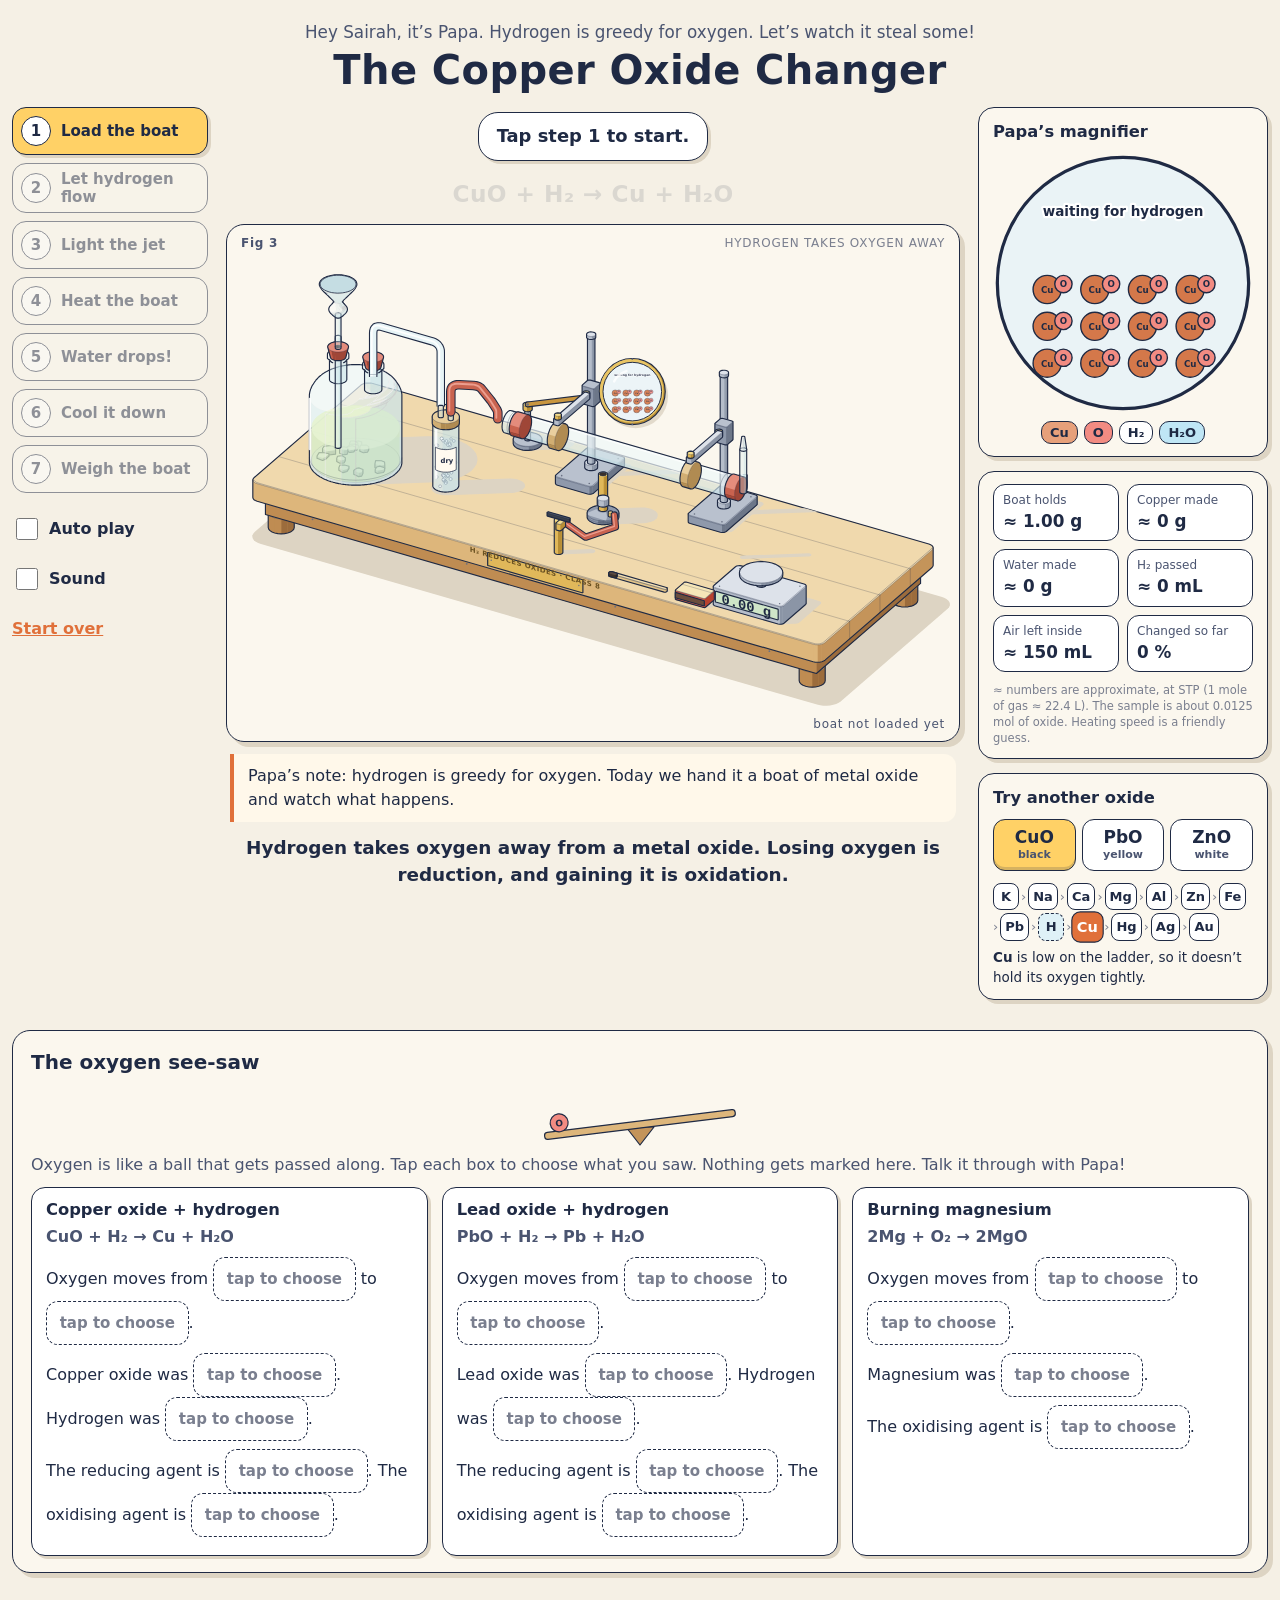
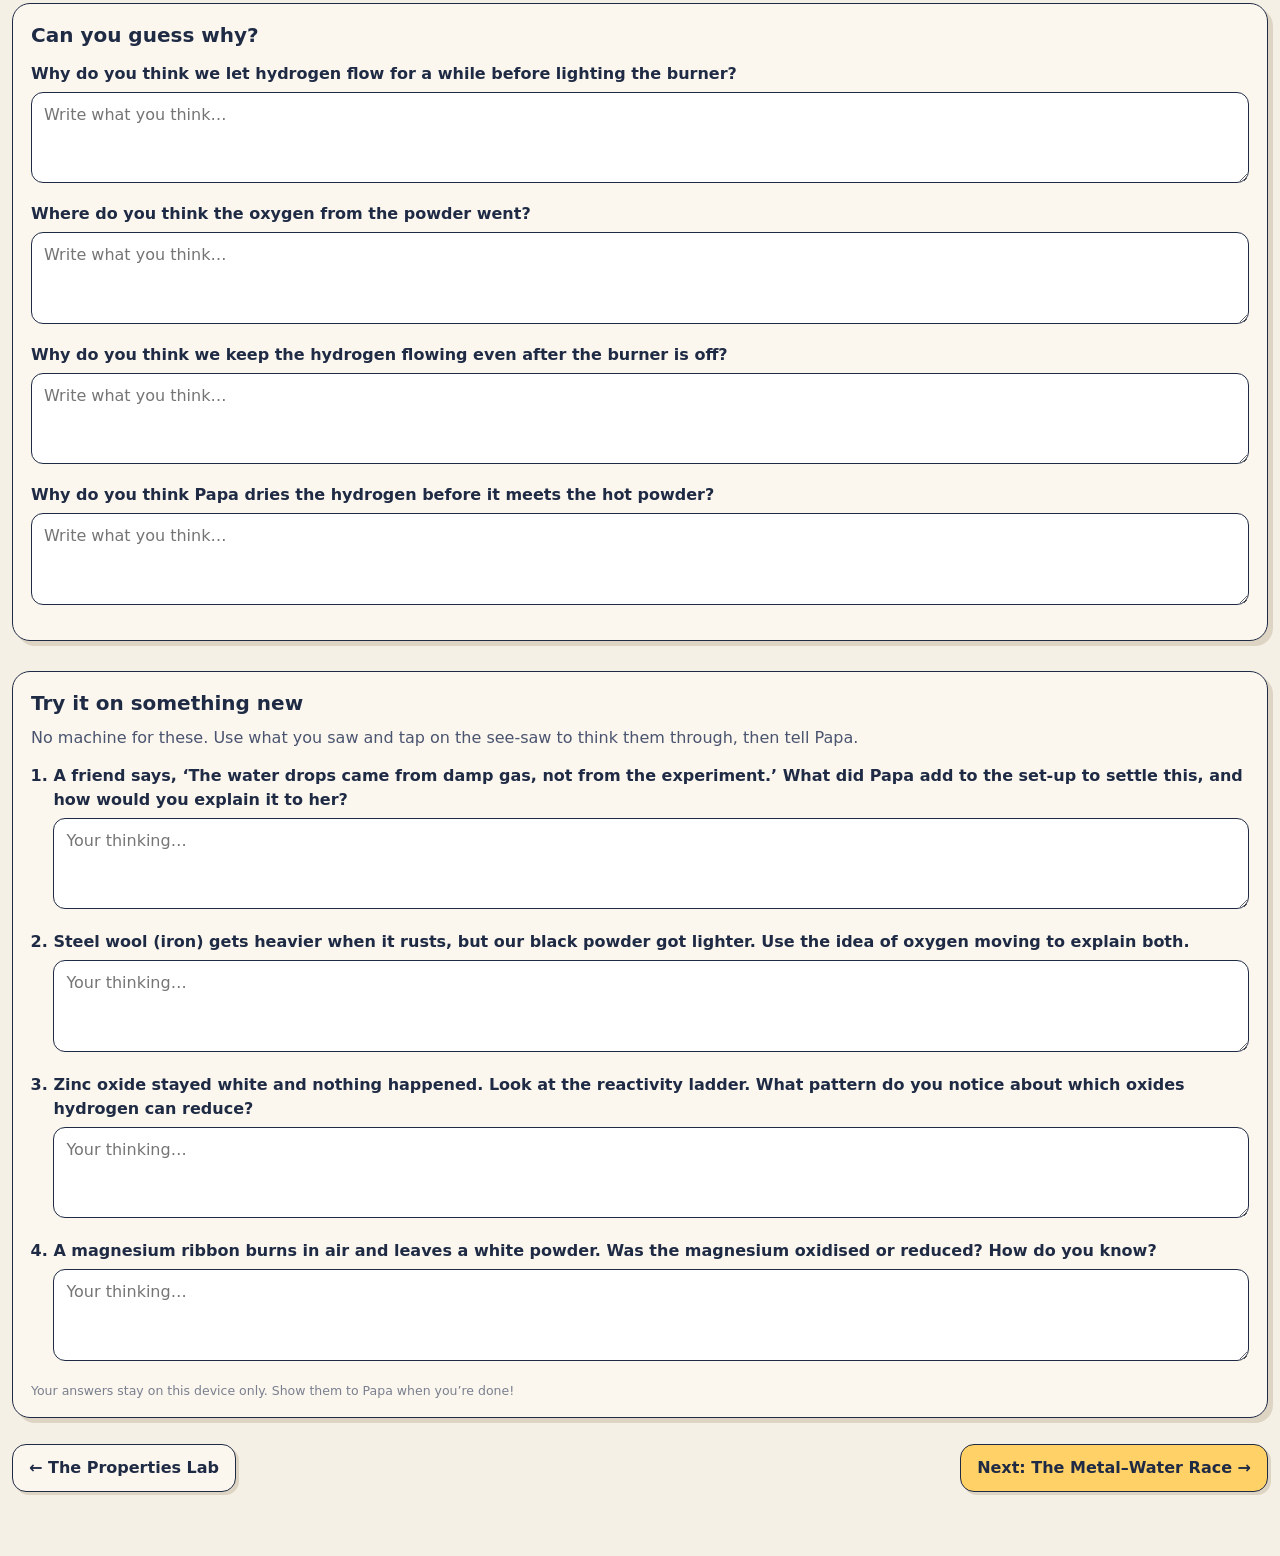
<file: machines/copper-oxide/index.html>
<!doctype html>
<html lang="en"><head><meta charset="utf-8">
<meta name="viewport" content="width=device-width, initial-scale=1">
<meta name="robots" content="noindex">
<title>The Copper Oxide Changer</title>
<style>:root{
  --paper:#f5f0e5;--card:#fbf7ee;--ink:#1f2a44;--ink2:#4a5470;--muted:#7a7f8f;--shadow:#ddd4c3;
  --accent:#e0703a;--accent2:#2f8f8a;--hi:#ffd166;
  --round:ui-rounded,"SF Pro Rounded","Arial Rounded MT Bold","Nunito","Varela Round","Trebuchet MS",system-ui,-apple-system,"Segoe UI",sans-serif;
}
*{box-sizing:border-box}
html{-webkit-text-size-adjust:100%}
body{margin:0;background:var(--paper);color:var(--ink);font:16px/1.5 var(--round);-webkit-font-smoothing:antialiased;overflow-x:hidden}
.page{width:min(1260px,100% - 24px);margin:20px auto 64px}
.top{text-align:center;margin:0 0 14px}
.hello{margin:0;font-size:1.05rem;color:var(--ink2)}
h1{margin:2px 0 0;font-size:clamp(1.7rem,4vw,2.5rem);letter-spacing:.01em;line-height:1.15}
h2{font-size:1.02rem;margin:0 0 8px}

/* ---------- layout ---------- */
.lab{display:grid;grid-template-columns:196px minmax(0,1fr) 290px;gap:18px;align-items:start}
.steps ol{list-style:none;margin:0;padding:0;display:flex;flex-direction:column;gap:8px}
.step{display:flex;align-items:center;gap:10px;width:100%;min-height:48px;padding:6px 12px 6px 8px;border:1.5px solid var(--ink);border-radius:14px;background:var(--card);color:var(--ink);font:600 15px/1.2 var(--round);text-align:left;cursor:pointer;box-shadow:3px 3px 0 var(--shadow);transition:transform .25s,box-shadow .25s,background .25s,opacity .25s}
.step:disabled{cursor:default;opacity:.48;box-shadow:none}
.step.done{opacity:1;background:#e5f2ea}
.step.next{background:var(--hi);animation:nudge 2.2s ease-in-out infinite}
.step.playing{opacity:1;background:#ffe7a8}
.step:focus-visible,.segb:focus-visible,.restart:focus-visible,textarea:focus-visible,.auto input:focus-visible{outline:2.5px solid var(--accent2);outline-offset:3px}
.num,.tick{flex:none;display:grid;place-items:center;width:30px;height:30px;border-radius:50%;border:1.5px solid var(--ink);background:#fff;font-weight:700}
.tick{display:none;background:#5cb176;color:#fff}
.step.done .num{display:none}.step.done .tick{display:grid}
@keyframes nudge{0%,100%{transform:translateX(0)}50%{transform:translateX(3px)}}
.modes{display:flex;flex-wrap:wrap;align-items:center;gap:6px 14px;margin-top:14px}
.auto{display:inline-flex;align-items:center;gap:8px;min-height:44px;font-weight:600;cursor:pointer}
.auto input{width:22px;height:22px;accent-color:var(--accent2)}
.restart{display:inline-flex;align-items:center;min-height:44px;color:var(--accent);font-weight:700}

.stage{min-width:0}
.hint{min-height:58px;display:flex;align-items:center;justify-content:center;margin-bottom:8px}
.hint-bubble{display:inline-block;padding:10px 18px;border:1.5px solid var(--ink);border-radius:20px;background:#fff;font-size:1.12rem;font-weight:700;box-shadow:3px 3px 0 var(--shadow);text-align:center}
.eq{text-align:center;font-size:clamp(1.05rem,2.6vw,1.45rem);font-weight:700;min-height:2em;letter-spacing:.02em}
.eqp{display:inline-block;opacity:.12;transform:translateY(4px);transition:opacity .6s,transform .6s}
.eqp.on{opacity:1;transform:none}
.eqp.no{color:var(--accent)}
.card{position:relative;background:var(--card);border:1.5px solid var(--ink);border-radius:18px;padding:30px 8px 30px;box-shadow:5px 5px 0 var(--shadow)}
.corner{position:absolute;font-size:12px;color:var(--muted);letter-spacing:.06em;white-space:nowrap}
.corner.fig{top:9px;left:14px;color:var(--ink2);font-weight:700}
.corner.title{top:9px;right:14px;text-transform:uppercase}
.corner.readout{bottom:8px;right:14px;color:var(--ink2);font-variant-numeric:tabular-nums}
.fig{display:block;width:100%;height:auto;overflow:visible}
.note{min-height:3em;margin:12px 4px 4px;padding:10px 14px;border-left:4px solid var(--accent);background:#fff8ea;border-radius:0 12px 12px 0;font-size:1rem}
.big{margin:12px 0 0;text-align:center;font-size:1.15rem;font-weight:800;color:var(--ink)}

.side{display:flex;flex-direction:column;gap:14px}
.panel{background:var(--card);border:1.5px solid var(--ink);border-radius:16px;padding:12px 14px;box-shadow:4px 4px 0 var(--shadow)}
.ionsvg{display:block;width:100%;max-width:260px;margin:0 auto}
.legend{display:flex;flex-wrap:wrap;gap:6px;justify-content:center;margin:8px 0 0;font-size:13px}
.key{display:inline-block;padding:1px 8px;border:1.2px solid var(--ink);border-radius:10px;font-weight:700}
.k-h{background:#f6b3a8}.k-cl{background:#a9dcb0}.k-m{background:#c9ced6}.k-h2{background:#fff;border-style:dashed}
.gauges{display:grid;grid-template-columns:1fr 1fr;gap:8px}
.chip{display:flex;flex-direction:column;padding:6px 9px;border:1.2px solid var(--ink);border-radius:12px;background:#fff;min-width:0}
.chip .cl{font-size:12px;color:var(--ink2)}
.chip b{font-size:1.05rem;font-variant-numeric:tabular-nums;white-space:nowrap}
.foot{grid-column:1/-1;margin:2px 0 0;font-size:11.5px;color:var(--muted);line-height:1.4}
.seg{display:grid;grid-template-columns:repeat(4,1fr);gap:6px}
.segb{min-height:52px;border:1.5px solid var(--ink);border-radius:12px;background:#fff;color:var(--ink);font:800 17px/1.1 var(--round);cursor:pointer;display:flex;flex-direction:column;align-items:center;justify-content:center;gap:2px;padding:4px 2px}
.segb small{font-size:11px;font-weight:600;color:var(--ink2)}
.segb[aria-checked="true"]{background:var(--hi);box-shadow:inset 0 -3px 0 rgba(31,42,68,.18)}
.ladder{list-style:none;display:flex;flex-wrap:wrap;gap:3px 2px;align-items:center;margin:12px 0 4px;padding:0}
.ladder li{min-width:26px;padding:3px 4px;text-align:center;border:1.2px solid var(--ink);border-radius:8px;background:#fff;font-size:13px;font-weight:700}
.ladder li.gap{border:0;background:none;min-width:0;padding:0;color:var(--muted);font-weight:400}
.ladder li.hyd{background:#dff1f7;border-style:dashed}
.ladder li.pick{background:var(--accent);color:#fff;transform:scale(1.12)}
.ladder-note{margin:6px 0 0;font-size:13.5px}

.guess{margin-top:30px;background:var(--card);border:1.5px solid var(--ink);border-radius:18px;padding:16px 18px;box-shadow:5px 5px 0 var(--shadow)}
.guess h2{font-size:1.25rem}
.q{display:block;margin:12px 0}
.q span{display:block;font-weight:700;margin-bottom:6px}
textarea{width:100%;min-height:72px;padding:10px 12px;border:1.5px solid var(--ink);border-radius:12px;background:#fff;color:var(--ink);font:16px/1.45 var(--round);resize:vertical}
.saved{margin:4px 0 0;font-size:12.5px;color:var(--muted)}

/* ---------- the drawing: inked children's-book look ---------- */
.fig{--l:#fff;--m:#eee;--d:#ccc}
.s .f{fill:var(--m)}
.s .h0,.s .h1{fill:var(--d)}
.s .h2,.s .h3{fill:var(--m)}
.s .t{fill:var(--l)}
.s[data-seamless] .h0,.s[data-seamless] .h1{stroke:var(--d);stroke-width:.4}
.s[data-seamless] .h2,.s[data-seamless] .h3{stroke:var(--m);stroke-width:.4}
.s .o{fill:none;stroke:var(--ink);stroke-width:1.4;stroke-linejoin:round;stroke-linecap:round}
.s .c,.s .b{fill:none;stroke:var(--ink);stroke-width:.7;opacity:.5;stroke-linecap:round}
.m-wood{--l:#f0d9ad;--m:#ddb67b;--d:#c4945a}
.m-wood-d{--l:#d9ad72;--m:#bf8c52;--d:#9c6c3c}
.m-steel{--l:#dde2ea;--m:#b5bdca;--d:#8b95a6}
.m-steel-d{--l:#b9c1ce;--m:#8f99ab;--d:#6d7789}
.m-brass{--l:#f5dc8c;--m:#e0b85a;--d:#b88e35}
.m-rubber{--l:#e48c7c;--m:#c9634f;--d:#9f4637}
.m-cork{--l:#e9cf9e;--m:#d1ae73;--d:#b08b52}
.m-terra{--l:#f0b48a;--m:#d98a5e;--d:#b66a42}
.m-amber{--l:#e9b77c;--m:#cf8d4e;--d:#a96a33}
.m-splint{--l:#f4dfb1;--m:#e2c48a;--d:#c9a666}
.m-char{--l:#5a4a42;--m:#3e332e;--d:#2b2420}
.m-box{--l:#f6e6b8;--m:#e35d4a;--d:#b8432f}
.m-strike{--l:#7a5a4a;--m:#6b4d3d;--d:#5a3e30}
.m-metal{--l:#e4e8ec;--m:#b9c0c8;--d:#8d96a1}
[data-metal="Mg"] .m-metal,.metal-Mg .m-metal{--l:#f5f7f9;--m:#d9dee4;--d:#b3bbc5}
[data-metal="Fe"] .m-metal{--l:#a9a49f;--m:#7f7973;--d:#5d5752}
[data-metal="Cu"] .m-metal{--l:#f1a679;--m:#d4784a;--d:#a85a33}
.m-glass .f{fill:#e6f3f5;fill-opacity:.18}
.m-glass .h0,.m-glass .h1{fill:#b9dbe3;fill-opacity:.38;stroke:none}
.m-glass .h2,.m-glass .h3{fill:#d6ecf0;fill-opacity:.22;stroke:none}
.m-glass .t{fill:#ffffff;fill-opacity:.35}
.m-glass-s{--l:#f2fafb;--m:#d8ecf0;--d:#b5d6de}
.m-plate .f{fill-opacity:.5}
.glass-back{fill:#d7ebef;fill-opacity:.45}
.glass-floor{fill:#cfe5ea;fill-opacity:.5;stroke:var(--ink);stroke-width:.6;stroke-opacity:.35}
.ln{fill:none;stroke:var(--ink);stroke-width:.8;stroke-linecap:round;stroke-linejoin:round}
.ln.faint{stroke-opacity:.35}
.ln.glassline{stroke-opacity:.45;stroke-width:.8}
.ln.tick{stroke-width:.9}
.ln.waterline{stroke:#2c7da0;stroke-opacity:.6;stroke-width:.9}
.shine{fill:none;stroke:#fff;stroke-width:3;stroke-linecap:round;opacity:.85}
.shine.thin{stroke-width:1.6;opacity:.75}
.shd{fill:var(--shadow)}
.shd.paper{fill:var(--shadow)}
.dot{fill:var(--ink)}
.dot.screw{fill:#6a7183}
.hole{fill:#3b2f2a;stroke:var(--ink);stroke-width:.8}
.cup-in{fill:#c5dde3;stroke:var(--ink);stroke-width:1}
.acid-in,.pour{fill:none}
.acid-in{fill:#d9eaa0;stroke:none}
.pour{stroke:#c9de7e;stroke-width:4.5;stroke-linecap:round;fill:none}
.acid-body{fill:#d6eb93;fill-opacity:.55}
.acid-top{fill:#eef7c4;fill-opacity:.8}
.acid-line{fill:none;stroke:#7d9a2c;stroke-width:.9;stroke-opacity:.8}
.w-body{fill:#9fd3e6;fill-opacity:.36}
.w-top{fill:#c8e9f3;fill-opacity:.55;stroke:#2c7da0;stroke-opacity:.5;stroke-width:.8}
.jw-body{fill:#4aa3cc;fill-opacity:.7}
.jw-top{fill:#b9e3f1;fill-opacity:.95;stroke:#2c7da0;stroke-width:.8;stroke-opacity:.7}
.bub{fill:#fff;fill-opacity:.85;stroke:var(--ink);stroke-width:.6}
.tube-ink{fill:none;stroke:var(--ink);stroke-linecap:butt;stroke-linejoin:round}
.tube-glass{fill:none;stroke:#e7f4f6;stroke-linecap:butt;stroke-linejoin:round}
.tube-shine{fill:none;stroke:#fff;stroke-linecap:butt;stroke-linejoin:round;opacity:.9}
.tube-end{fill:#cfe6ea;stroke:var(--ink);stroke-width:1}
.label{fill:#fffaf0;stroke:var(--ink);stroke-width:.9}
.label-t{font:800 8.4px var(--round);fill:var(--ink)}
.engrave{font:800 5.6px var(--round);fill:#6b5222;letter-spacing:.06em}
.jar-num{font:700 6.4px var(--round);fill:var(--ink)}
.handle-ink{stroke:var(--ink);stroke-width:7.4;stroke-linecap:round}
.handle{stroke:#c9963f;stroke-width:4.6;stroke-linecap:round}
.lens-shadow{fill:var(--shadow);opacity:.8}
.lens-rim-d{fill:#b88e35;stroke:var(--ink);stroke-width:1.4}
.lens-rim{fill:#e9c565}
.lens-glass{fill:#ffffff;fill-opacity:.08;stroke:var(--ink);stroke-width:1.2}
.lens-glint{fill:none;stroke:#fff;stroke-width:3;stroke-linecap:round;opacity:.8}
.flame-o{fill:#ffb347;stroke:#c85a1c;stroke-width:.9}
.flame-i{fill:#fff3b0}
.pop-o{fill:#bfe2ff;fill-opacity:.85;stroke:#3a7bd5;stroke-width:1.2}
.pop-i{fill:#f2fbff}
.pow text{font:900 22px var(--round);text-anchor:middle;paint-order:stroke}
.pow .pow-back{fill:none;stroke:var(--ink);stroke-width:5;stroke-linejoin:round}
.pow .pow-front{fill:#ffd166}
.pow.big text{font-size:38px}
.pow.big .pow-front{fill:#ff8a5b}
.pow.small text{font-size:15px}
.pow.small .pow-front{fill:#fff}
.pow.quiet text{font-size:17px}
.pow.quiet .pow-front{fill:#fff}
.pow-in{animation:pow 1.9s cubic-bezier(.2,1.4,.4,1) both}
@keyframes pow{0%{transform:scale(.2) rotate(-8deg);opacity:0}12%{transform:scale(1.08) rotate(-4deg);opacity:1}25%{transform:scale(1) rotate(-3deg)}80%{opacity:1;transform:translateY(-6px) rotate(-3deg)}100%{opacity:0;transform:translateY(-14px) rotate(-3deg)}}

/* ion scene */
.ion-bg{fill:#eaf3f6}
.ion-liquid{fill:#e4f1bf;transition:opacity .4s}
.ion-rim{fill:none;stroke:var(--ink);stroke-width:3}
.atom circle{stroke:var(--ink);stroke-width:1.4}
.atom text{font:800 10px var(--round);text-anchor:middle;fill:var(--ink)}
.metal-atom circle,.mion circle{fill:#c9ced6}
#ions[data-metal="Mg"] .metal-atom circle,#ions[data-metal="Mg"] .mion circle{fill:#eef1f4}
#ions[data-metal="Fe"] .metal-atom circle,#ions[data-metal="Fe"] .mion circle{fill:#a7a19b}
#ions[data-metal="Cu"] .metal-atom circle{fill:#eaa175}
.mion.charged circle{stroke-dasharray:3 2}
.mion text{font-size:9px}
.hion circle{fill:#f6b3a8}
.hion text{font-size:9px}
.cl circle{fill:#a9dcb0}
.h2-bubble{fill:#fff;fill-opacity:.55;stroke:var(--ink);stroke-width:1.2}
.h2-atom{fill:#fff;stroke:var(--ink);stroke-width:1.3}
.h2-t{font:800 9px var(--round);text-anchor:middle;fill:var(--ink)}
.ion-cap{font:800 12.5px var(--round);fill:var(--ink);paint-order:stroke;stroke:#fff;stroke-width:4;stroke-linejoin:round}

/* ---------- tablet ---------- */
@media (max-width:1099px){
  .lab{grid-template-columns:180px minmax(0,1fr)}
  .side{grid-column:1/-1;display:grid;grid-template-columns:repeat(auto-fit,minmax(250px,1fr))}
}
/* ---------- phone: steps become a scrollable strip above the figure ---------- */
@media (max-width:699px){
  .page{width:calc(100% - 16px);margin-top:12px}
  .lab{grid-template-columns:minmax(0,1fr);gap:10px}
  .steps{margin:0 -8px;padding:0 8px}
  .steps ol{flex-direction:row;overflow-x:auto;scroll-snap-type:x proximity;padding:2px 2px 8px;-webkit-overflow-scrolling:touch;scrollbar-width:thin}
  .steps li{flex:none;scroll-snap-align:start}
  .step{width:auto;min-width:142px;font-size:14px}
  .modes{margin-top:4px;gap:2px 16px}
  .hint{min-height:50px}
  .hint-bubble{font-size:1rem;padding:8px 12px}
  .card{padding:28px 2px 30px;border-radius:14px}
  .corner.title{display:none}
  .side{display:flex}
}
@media (prefers-reduced-motion:reduce){
  .step.next{animation:none}
  .pow-in{animation:none}
  .eqp{transition:none}
}

.jg-body{fill:#fffdf4;fill-opacity:.55}
.jar-gas{font:900 11px var(--round);fill:var(--ink)}

/* ---------- next-machine link, and the Fig label must not take the drawing's width ---------- */
.corner.fig{width:auto}
.trail{display:flex;justify-content:space-between;gap:12px;flex-wrap:wrap;margin:26px 0 0}
.trail-link{display:inline-flex;align-items:center;min-height:48px;padding:8px 16px;border:1.5px solid var(--ink);border-radius:14px;background:var(--card);color:var(--ink);font-weight:800;text-decoration:none;box-shadow:3px 3px 0 var(--shadow)}
.trail-link.next{background:var(--hi)}
.trail-link:focus-visible{outline:2.5px solid var(--accent2);outline-offset:3px}

/* ---------- series additions (shared by the Hydrogen-chapter machines) ---------- */
.series .eq{min-height:2.2em}
.corner.fig{width:auto}
.idcard{display:flex;flex-wrap:wrap;justify-content:center;gap:6px;margin:0 0 8px}
.idk{display:inline-block;padding:2px 10px;border:1.4px dashed var(--ink2);border-radius:12px;background:transparent;color:var(--muted);font-size:13.5px;font-weight:700;transition:background .5s,color .5s,border-color .5s}
.idk.on{border-style:solid;border-color:var(--ink);background:#fff;color:var(--ink)}
.series .seg.many{grid-template-columns:repeat(4,1fr)}
.series .seg.many .segb{min-height:48px;font-size:16px}
.apply-intro{margin:0 0 6px;color:var(--ink2)}
.apply-list{margin:0;padding-left:1.4em}
.apply-list .q{display:list-item;margin:14px 0}
.apply-list .q::marker{font-weight:800}
.trail{display:flex;justify-content:space-between;gap:12px;flex-wrap:wrap;margin:26px 0 0}
.trail-link{display:inline-flex;align-items:center;min-height:48px;padding:8px 16px;border:1.5px solid var(--ink);border-radius:14px;background:var(--card);color:var(--ink);font-weight:800;text-decoration:none;box-shadow:3px 3px 0 var(--shadow)}
.trail-link.next{background:var(--hi)}
.trail-link:focus-visible,.slot:focus-visible{outline:2.5px solid var(--accent2);outline-offset:3px}

/* tap-to-choose slots (her answer, never marked) */
.slot{min-height:44px;min-width:9.5em;padding:6px 12px;border:1.5px dashed var(--ink);border-radius:12px;background:#fff;color:var(--muted);font:700 15px/1.2 var(--round);cursor:pointer}
.slot.picked{border-style:solid;background:#fff3cf;color:var(--ink)}

/* extra materials */
.m-cyl{--l:#f08a7a;--m:#d9533f;--d:#a93a2b}
.m-porc{--l:#ffffff;--m:#ece9e2;--d:#cdc8bd}
.m-candle{--l:#fff7e3;--m:#f4e4bd;--d:#dcc596}
.m-tile{--l:#ffffff;--m:#e9eef2;--d:#c9d2da}
.m-kero{--l:#f4e2a6;--m:#e0c475;--d:#b99a4b}
.m-blue{--l:#8cc3ef;--m:#4f97d6;--d:#336fa8}
.m-red{--l:#f3a0a0;--m:#e06464;--d:#b44646}
.m-soap{--l:#f3eefc;--m:#ddd2f2;--d:#bcaee0}
.m-black{--l:#59606e;--m:#3a404c;--d:#262a33}
.m-sand{--l:#f2deaa;--m:#ddc07c;--d:#bf9f58}
.hose-ink{fill:none;stroke:var(--ink);stroke-linecap:round;stroke-linejoin:round}
.hose-body{fill:none;stroke:#c9634f;stroke-linecap:round;stroke-linejoin:round}
.hose-shine{fill:none;stroke:#f0a596;stroke-linecap:round;stroke-linejoin:round;opacity:.9}
.bflame-o{fill:#8ec5ff;fill-opacity:.85;stroke:#3a7bd5;stroke-width:.9}
.bflame-i{fill:#e8f4ff}
.h2flame-o{fill:#bfe2ff;fill-opacity:.75;stroke:#5b95dd;stroke-width:.8}
.h2flame-i{fill:#f4fbff;fill-opacity:.9}
.smoke{fill:none;stroke:#9aa0ab;stroke-width:1.6;stroke-linecap:round;opacity:.7}
.waft{fill:none;stroke:var(--ink2);stroke-width:1.4;stroke-linecap:round;opacity:.75}
.drop{fill:#7fc3e6;stroke:var(--ink);stroke-width:.6}
.fog{fill:#ffffff;fill-opacity:.0}
.flow{fill:#fff;stroke:var(--ink);stroke-width:.5}
.lcd{fill:#cfe6c8;stroke:var(--ink);stroke-width:1}
.lcd-t{font:800 11px ui-monospace,Menlo,Consolas,monospace;fill:#1f2a44}
.tag{font:800 7px var(--round);fill:var(--ink)}

/* phone: the magnifier and numbers sit right under the figure, and the steps stay in reach */
@media (max-width:699px){
  .series .lab{display:flex;flex-direction:column;align-items:stretch;width:100%;min-width:0}
  .series .lab>*,.series .stage>*,.series .side>*{min-width:0;max-width:100%}
  .series .stage,.series .side{display:contents}
  .series .steps{order:0;position:sticky;top:0;z-index:5;background:var(--paper);margin:0;padding:6px 0 0;box-shadow:0 6px 8px -8px rgba(31,42,68,.35)}
  .series .steps ol{padding:2px 2px 6px}
  .series .hint{order:1}
  .series .idcard{order:2}
  .series .eq{order:2}
  .series .card{order:3}
  .series .lens-panel{order:4}
  .series .gauges{order:5}
  .series .note{order:6;margin-top:0}
  .series .big{order:7;margin-top:0}
  .series .metals{order:8}
  .series .lens-panel{display:grid;grid-template-columns:132px 1fr;align-items:center;gap:4px 12px;padding:10px 12px}
  .series .lens-panel h2{grid-column:1/-1;margin:0}
  .series .lens-panel .ionsvg{grid-row:2/4;max-width:132px}
  .series .lens-panel .legend{justify-content:flex-start;margin:0}
  .series .modes{gap:0 14px;margin-top:0}
  .series .modes .auto{min-height:44px}
  .series .step{min-height:44px}
}

/* ---------- The Copper Oxide Changer ---------- */
.m-lcd{--l:#cfe6c8;--m:#cfe6c8;--d:#b2cdb0}
.m-seg{--l:#59606e;--m:#3a404c;--d:#262a33}
.hot-glow{fill:#ffb36b;filter:none}
.bead{fill:#fff;stroke:var(--ink);stroke-width:.5}
.lcd-t{font-weight:800}
.mol circle{stroke:var(--ink);stroke-width:1.3}
.a-h{fill:#fff}.a-o{fill:#f28b82}.a-cu{fill:#d4784a}
.mol-t{font:800 8px var(--round);text-anchor:middle;fill:var(--ink)}
.k-cu{background:#e7a07a}.k-oo{background:#f28b82}.k-hh{background:#fff}.k-w{background:#bfe6f5}
.seesaw{margin-top:30px}
.saw{display:block;width:min(220px,60%);margin:0 auto 4px}
.saw-plank{fill:#ddb67b;stroke:var(--ink);stroke-width:1.2}
.saw-fulcrum{fill:#c4945a;stroke:var(--ink);stroke-width:1.2;stroke-linejoin:round}
.saw-o{fill:#f28b82;stroke:var(--ink);stroke-width:1.2}
.saw-t{font:800 9px var(--round);fill:var(--ink)}
.ss-grid{display:grid;grid-template-columns:repeat(auto-fit,minmax(280px,1fr));gap:14px;margin-top:10px}
.ss-card{border:1.5px solid var(--ink);border-radius:14px;background:#fff;padding:10px 14px;box-shadow:3px 3px 0 var(--shadow)}
.ss-card h3{margin:0;font-size:1.02rem}
.ss-eq{margin:2px 0 6px;font-weight:800;color:var(--ink2)}
.ss-row{margin:8px 0;line-height:2.5}

.seg .o{stroke:none}
.o-line{fill:none;stroke:var(--ink);stroke-width:1.2;stroke-linejoin:round}
</style>
</head>
<body>
<main class="page series">
  <header class="top">
    <p class="hello">Hey Sairah, it’s Papa. Hydrogen is greedy for oxygen. Let’s watch it steal some!</p>
    <h1>The Copper Oxide Changer</h1>
  </header>

  <section class="lab" aria-label="The Copper Oxide Changer">
    <nav class="steps" aria-label="Steps">
      <ol><li><button class="step" type="button" data-step="0" disabled><span class="num" aria-hidden="true">1</span><span class="tick" aria-hidden="true">✓</span><span class="lbl">Load the boat</span></button></li><li><button class="step" type="button" data-step="1" disabled><span class="num" aria-hidden="true">2</span><span class="tick" aria-hidden="true">✓</span><span class="lbl">Let hydrogen flow</span></button></li><li><button class="step" type="button" data-step="2" disabled><span class="num" aria-hidden="true">3</span><span class="tick" aria-hidden="true">✓</span><span class="lbl">Light the jet</span></button></li><li><button class="step" type="button" data-step="3" disabled><span class="num" aria-hidden="true">4</span><span class="tick" aria-hidden="true">✓</span><span class="lbl">Heat the boat</span></button></li><li><button class="step" type="button" data-step="4" disabled><span class="num" aria-hidden="true">5</span><span class="tick" aria-hidden="true">✓</span><span class="lbl">Water drops!</span></button></li><li><button class="step" type="button" data-step="5" disabled><span class="num" aria-hidden="true">6</span><span class="tick" aria-hidden="true">✓</span><span class="lbl">Cool it down</span></button></li><li><button class="step" type="button" data-step="6" disabled><span class="num" aria-hidden="true">7</span><span class="tick" aria-hidden="true">✓</span><span class="lbl">Weigh the boat</span></button></li></ol>
      <div class="modes">
        <label class="auto"><input type="checkbox" id="auto"> <span>Auto play</span></label>
        <label class="auto"><input type="checkbox" id="sound"> <span>Sound</span></label>
        <a href="#" id="restart" class="restart">Start over</a>
      </div>
    </nav>

    <div class="stage">
      <div class="hint" aria-live="polite"><span class="hint-bubble" id="hint">Tap step 1 to start.</span></div>
      <div class="eq" aria-label="Equation"><span id="eqA" class="eqp">CuO</span> <span id="eqB" class="eqp">+ H₂</span> <span id="eqC" class="eqp">→ Cu + H₂O</span></div>
      <div class="card">
        <div class="corner fig">Fig 3</div>
        <div class="corner title" id="figTitle">Hydrogen takes oxygen away</div>
        <svg class="fig" viewBox="0 0 880 560" role="img" aria-label="A bench set-up for reducing copper oxide with hydrogen. A bottle makes hydrogen from zinc and acid, a drying tube dries it, and it flows over a boat of black copper oxide in a hard-glass tube heated by a burner. Water drops collect at the cool end, extra hydrogen burns at a jet, and a balance weighs the boat.">
<defs>
  <clipPath id="benchTop"><path d="M21.9 276.5L22.3 275.1L23.3 273.8L154.8 159.9L156.5 158.8L158.7 158L161.3 157.4L164.1 157.2L166.8 157.4L169.4 158L852.8 355.2L855 356.1L856.7 357.2L857.7 358.5L858.1 359.8L858.1 359.9L857.7 361.2L856.7 362.5L725.2 476.4L723.5 477.5L721.3 478.4L718.7 478.9L715.9 479.1L713.2 478.9L710.6 478.4L27.2 281.1L25 280.3L23.3 279.2L22.3 277.9L21.9 276.5Z"/></clipPath>
  <clipPath id="lensClip"><circle cx="488.3" cy="167.9" r="36"/></clipPath>
</defs>
<g id="scene">
<path class="shd paper" d="M11.3 338.6L11.4 336.5L12.4 334.5L14.1 332.6L145.6 218.7L148 217L151.1 215.5L154.6 214.4L158.6 213.7L162.7 213.4L166.9 213.4L170.9 213.9L174.7 214.8L858.1 412L861.5 413.3L864.4 414.8L866.6 416.6L868 418.5L868.7 420.6L868.7 420.7L868.6 422.8L867.6 424.9L865.9 426.8L734.4 540.7L732 542.3L728.9 543.8L725.4 544.9L721.4 545.6L717.3 546L713.1 545.9L709.1 545.4L705.3 544.6L21.9 347.3L18.5 346.1L15.6 344.5L13.4 342.8L12 340.8L11.3 338.7Z" transform="translate(10 8)"/><g class="s m-wood-d "><path class="f" d="M154.6 217.8L155.1 215.8L156.7 213.8L159.3 212.2L162.6 210.9L166.4 210.1L170.6 209.8L174.7 210.1L178.6 210.9L181.9 212.2L184.4 213.8L186 215.8L186.6 217.8L186.6 236.3L186 238.4L184.4 240.3L181.9 242L178.6 243.2L174.7 244L170.6 244.3L166.4 244L162.6 243.2L159.3 242L156.7 240.3L155.1 238.4L154.6 236.3Z"/><path class="h0" d="M184.4 240.3L181.9 242L181.9 223.5L184.4 221.8ZM181.9 242L178.6 243.2L178.6 224.8L181.9 223.5ZM186.6 236.3L186 238.4L186 219.9L186.6 217.8ZM186 238.4L184.4 240.3L184.4 221.8L186 219.9Z"/><path class="h1" d="M178.6 243.2L174.7 244L174.7 225.6L178.6 224.8ZM174.7 244L170.6 244.3L170.6 225.8L174.7 225.6Z"/><path class="h2" d="M170.6 244.3L166.4 244L166.4 225.6L170.6 225.8ZM166.4 244L162.6 243.2L162.6 224.8L166.4 225.6Z"/><path class="h3" d="M162.6 243.2L159.3 242L159.3 223.5L162.6 224.8ZM159.3 242L156.7 240.3L156.7 221.8L159.3 223.5ZM156.7 240.3L155.1 238.4L155.1 219.9L156.7 221.8ZM155.1 238.4L154.6 236.3L154.6 217.8L155.1 219.9Z"/><path class="t" d="M184.4 221.8L181.9 223.5L178.6 224.8L174.7 225.6L170.6 225.8L166.4 225.6L162.6 224.8L159.3 223.5L156.7 221.8L155.1 219.9L154.6 217.8L155.1 215.8L156.7 213.8L159.3 212.2L162.6 210.9L166.4 210.1L170.6 209.8L174.7 210.1L178.6 210.9L181.9 212.2L184.4 213.8L186 215.8L186.6 217.8L186 219.9Z"/><path class="c" d="M186.6 217.8L186 219.9L184.4 221.8L181.9 223.5L178.6 224.8L174.7 225.6L170.6 225.8L166.4 225.6L162.6 224.8L159.3 223.5L156.7 221.8L155.1 219.9L154.6 217.8"/><path class="o" d="M154.6 217.8L155.1 215.8L156.7 213.8L159.3 212.2L162.6 210.9L166.4 210.1L170.6 209.8L174.7 210.1L178.6 210.9L181.9 212.2L184.4 213.8L186 215.8L186.6 217.8M186.6 236.3L186 238.4L184.4 240.3L181.9 242L178.6 243.2L174.7 244L170.6 244.3L166.4 244L162.6 243.2L159.3 242L156.7 240.3L155.1 238.4L154.6 236.3M154.6 217.8L154.6 236.3M186.6 217.8L186.6 236.3"/></g><g class="s m-wood-d "><path class="f" d="M807.2 406.2L807.7 404.1L809.3 402.2L811.8 400.6L815.2 399.3L819 398.5L823.2 398.2L827.3 398.5L831.2 399.3L834.5 400.6L837 402.2L838.6 404.1L839.2 406.2L839.2 424.7L838.6 426.7L837 428.7L834.5 430.3L831.2 431.6L827.3 432.4L823.2 432.7L819 432.4L815.2 431.6L811.8 430.3L809.3 428.7L807.7 426.7L807.2 424.7Z"/><path class="h0" d="M837 428.7L834.5 430.3L834.5 411.9L837 410.2ZM834.5 430.3L831.2 431.6L831.2 413.1L834.5 411.9ZM839.2 424.7L838.6 426.7L838.6 408.3L839.2 406.2ZM838.6 426.7L837 428.7L837 410.2L838.6 408.3Z"/><path class="h1" d="M831.2 431.6L827.3 432.4L827.3 413.9L831.2 413.1ZM827.3 432.4L823.2 432.7L823.2 414.2L827.3 413.9Z"/><path class="h2" d="M823.2 432.7L819 432.4L819 413.9L823.2 414.2ZM819 432.4L815.2 431.6L815.2 413.1L819 413.9Z"/><path class="h3" d="M815.2 431.6L811.8 430.3L811.8 411.9L815.2 413.1ZM811.8 430.3L809.3 428.7L809.3 410.2L811.8 411.9ZM809.3 428.7L807.7 426.7L807.7 408.3L809.3 410.2ZM807.7 426.7L807.2 424.7L807.2 406.2L807.7 408.3Z"/><path class="t" d="M837 410.2L834.5 411.9L831.2 413.1L827.3 413.9L823.2 414.2L819 413.9L815.2 413.1L811.8 411.9L809.3 410.2L807.7 408.3L807.2 406.2L807.7 404.1L809.3 402.2L811.8 400.6L815.2 399.3L819 398.5L823.2 398.2L827.3 398.5L831.2 399.3L834.5 400.6L837 402.2L838.6 404.1L839.2 406.2L838.6 408.3Z"/><path class="c" d="M839.2 406.2L838.6 408.3L837 410.2L834.5 411.9L831.2 413.1L827.3 413.9L823.2 414.2L819 413.9L815.2 413.1L811.8 411.9L809.3 410.2L807.7 408.3L807.2 406.2"/><path class="o" d="M807.2 406.2L807.7 404.1L809.3 402.2L811.8 400.6L815.2 399.3L819 398.5L823.2 398.2L827.3 398.5L831.2 399.3L834.5 400.6L837 402.2L838.6 404.1L839.2 406.2M839.2 424.7L838.6 426.7L837 428.7L834.5 430.3L831.2 431.6L827.3 432.4L823.2 432.7L819 432.4L815.2 431.6L811.8 430.3L809.3 428.7L807.7 426.7L807.2 424.7M807.2 406.2L807.2 424.7M839.2 406.2L839.2 424.7"/></g><g class="s m-wood-d "><path class="f" d="M40.8 316.3L41.4 314.3L43 312.3L45.5 310.7L48.8 309.4L52.7 308.6L56.8 308.3L61 308.6L64.8 309.4L68.2 310.7L70.7 312.3L72.3 314.3L72.8 316.3L72.8 334.8L72.3 336.9L70.7 338.8L68.2 340.5L64.8 341.7L61 342.5L56.8 342.8L52.7 342.5L48.8 341.7L45.5 340.5L43 338.8L41.4 336.9L40.8 334.8Z"/><path class="h0" d="M70.7 338.8L68.2 340.5L68.2 322L70.7 320.3ZM68.2 340.5L64.8 341.7L64.8 323.3L68.2 322ZM72.8 334.8L72.3 336.9L72.3 318.4L72.8 316.3ZM72.3 336.9L70.7 338.8L70.7 320.3L72.3 318.4Z"/><path class="h1" d="M64.8 341.7L61 342.5L61 324.1L64.8 323.3ZM61 342.5L56.8 342.8L56.8 324.3L61 324.1Z"/><path class="h2" d="M56.8 342.8L52.7 342.5L52.7 324.1L56.8 324.3ZM52.7 342.5L48.8 341.7L48.8 323.3L52.7 324.1Z"/><path class="h3" d="M48.8 341.7L45.5 340.5L45.5 322L48.8 323.3ZM45.5 340.5L43 338.8L43 320.3L45.5 322ZM43 338.8L41.4 336.9L41.4 318.4L43 320.3ZM41.4 336.9L40.8 334.8L40.8 316.3L41.4 318.4Z"/><path class="t" d="M70.7 320.3L68.2 322L64.8 323.3L61 324.1L56.8 324.3L52.7 324.1L48.8 323.3L45.5 322L43 320.3L41.4 318.4L40.8 316.3L41.4 314.3L43 312.3L45.5 310.7L48.8 309.4L52.7 308.6L56.8 308.3L61 308.6L64.8 309.4L68.2 310.7L70.7 312.3L72.3 314.3L72.8 316.3L72.3 318.4Z"/><path class="c" d="M72.8 316.3L72.3 318.4L70.7 320.3L68.2 322L64.8 323.3L61 324.1L56.8 324.3L52.7 324.1L48.8 323.3L45.5 322L43 320.3L41.4 318.4L40.8 316.3"/><path class="o" d="M40.8 316.3L41.4 314.3L43 312.3L45.5 310.7L48.8 309.4L52.7 308.6L56.8 308.3L61 308.6L64.8 309.4L68.2 310.7L70.7 312.3L72.3 314.3L72.8 316.3M72.8 334.8L72.3 336.9L70.7 338.8L68.2 340.5L64.8 341.7L61 342.5L56.8 342.8L52.7 342.5L48.8 341.7L45.5 340.5L43 338.8L41.4 336.9L40.8 334.8M40.8 316.3L40.8 334.8M72.8 316.3L72.8 334.8"/></g><g class="s m-wood-d "><path class="f" d="M693.4 504.7L694 502.6L695.6 500.7L698.1 499.1L701.4 497.8L705.3 497L709.4 496.7L713.6 497L717.4 497.8L720.7 499.1L723.3 500.7L724.9 502.6L725.4 504.7L725.4 523.2L724.9 525.3L723.3 527.2L720.7 528.8L717.4 530.1L713.6 530.9L709.4 531.2L705.3 530.9L701.4 530.1L698.1 528.8L695.6 527.2L694 525.3L693.4 523.2Z"/><path class="h0" d="M723.3 527.2L720.7 528.8L720.7 510.4L723.3 508.7ZM720.7 528.8L717.4 530.1L717.4 511.6L720.7 510.4ZM725.4 523.2L724.9 525.3L724.9 506.8L725.4 504.7ZM724.9 525.3L723.3 527.2L723.3 508.7L724.9 506.8Z"/><path class="h1" d="M717.4 530.1L713.6 530.9L713.6 512.4L717.4 511.6ZM713.6 530.9L709.4 531.2L709.4 512.7L713.6 512.4Z"/><path class="h2" d="M709.4 531.2L705.3 530.9L705.3 512.4L709.4 512.7ZM705.3 530.9L701.4 530.1L701.4 511.6L705.3 512.4Z"/><path class="h3" d="M701.4 530.1L698.1 528.8L698.1 510.4L701.4 511.6ZM698.1 528.8L695.6 527.2L695.6 508.7L698.1 510.4ZM695.6 527.2L694 525.3L694 506.8L695.6 508.7ZM694 525.3L693.4 523.2L693.4 504.7L694 506.8Z"/><path class="t" d="M723.3 508.7L720.7 510.4L717.4 511.6L713.6 512.4L709.4 512.7L705.3 512.4L701.4 511.6L698.1 510.4L695.6 508.7L694 506.8L693.4 504.7L694 502.6L695.6 500.7L698.1 499.1L701.4 497.8L705.3 497L709.4 496.7L713.6 497L717.4 497.8L720.7 499.1L723.3 500.7L724.9 502.6L725.4 504.7L724.9 506.8Z"/><path class="c" d="M725.4 504.7L724.9 506.8L723.3 508.7L720.7 510.4L717.4 511.6L713.6 512.4L709.4 512.7L705.3 512.4L701.4 511.6L698.1 510.4L695.6 508.7L694 506.8L693.4 504.7"/><path class="o" d="M693.4 504.7L694 502.6L695.6 500.7L698.1 499.1L701.4 497.8L705.3 497L709.4 496.7L713.6 497L717.4 497.8L720.7 499.1L723.3 500.7L724.9 502.6L725.4 504.7M725.4 523.2L724.9 525.3L723.3 527.2L720.7 528.8L717.4 530.1L713.6 530.9L709.4 531.2L705.3 530.9L701.4 530.1L698.1 528.8L695.6 527.2L694 525.3L693.4 523.2M693.4 504.7L693.4 523.2M725.4 504.7L725.4 523.2"/></g><g class="s m-wood-d "><path class="f" d="M37.4 297.4L165.4 186.6L842.6 382.1L842.6 403.6L714.6 514.4L37.4 318.9Z"/><path class="h0" d="M842.6 403.6L714.6 514.4L714.6 492.9L842.6 382.1Z"/><path class="h3" d="M714.6 514.4L37.4 318.9L37.4 297.4L714.6 492.9Z"/><path class="t" d="M842.6 382.1L714.6 492.9L37.4 297.4L165.4 186.6Z"/><path class="c" d="M842.6 382.1L714.6 492.9L37.4 297.4"/><path class="o" d="M37.4 297.4L165.4 186.6L842.6 382.1M842.6 403.6L714.6 514.4L37.4 318.9M842.6 382.1L842.6 403.6M37.4 297.4L37.4 318.9"/></g><g class="s m-wood "><path class="f" d="M21.9 276.5L22.3 275.1L23.3 273.8L154.8 159.9L156.5 158.8L158.7 158L161.3 157.4L164.1 157.3L166.8 157.4L169.4 158L852.8 355.2L855 356.1L856.7 357.2L857.7 358.5L858.1 359.9L858.1 381.4L857.7 382.8L856.7 384.1L725.2 498L723.5 499.1L721.3 499.9L718.7 500.5L715.9 500.6L713.2 500.5L710.6 499.9L27.2 302.7L25 301.8L23.3 300.7L22.3 299.4L21.9 298Z"/><path class="h0" d="M858.1 381.4L857.7 382.8L857.7 361.2L858.1 359.9ZM857.7 382.8L856.7 384.1L856.7 362.5L857.7 361.2ZM856.7 384.1L725.2 498L725.2 476.4L856.7 362.5ZM725.2 498L723.5 499.1L723.5 477.5L725.2 476.4ZM723.5 499.1L721.3 499.9L721.3 478.4L723.5 477.5Z"/><path class="h1" d="M721.3 499.9L718.7 500.5L718.7 478.9L721.3 478.4ZM718.7 500.5L715.9 500.6L715.9 479.1L718.7 478.9Z"/><path class="h2" d="M715.9 500.6L713.2 500.5L713.2 478.9L715.9 479.1ZM713.2 500.5L710.6 499.9L710.6 478.4L713.2 478.9Z"/><path class="h3" d="M710.6 499.9L27.2 302.7L27.2 281.1L710.6 478.4ZM27.2 302.7L25 301.8L25 280.3L27.2 281.1ZM25 301.8L23.3 300.7L23.3 279.2L25 280.3ZM23.3 300.7L22.3 299.4L22.3 277.9L23.3 279.2ZM22.3 299.4L21.9 298L21.9 276.5L22.3 277.9Z"/><path class="t" d="M852.8 355.2L855 356.1L856.7 357.2L857.7 358.5L858.1 359.9L857.7 361.2L856.7 362.5L725.2 476.4L723.5 477.5L721.3 478.4L718.7 478.9L715.9 479.1L713.2 478.9L710.6 478.4L27.2 281.1L25 280.3L23.3 279.2L22.3 277.9L21.9 276.5L22.3 275.1L23.3 273.8L154.8 159.9L156.5 158.8L158.7 158L161.3 157.4L164.1 157.3L166.8 157.4L169.4 158Z"/><path class="c" d="M858.1 359.9L857.7 361.2L856.7 362.5L725.2 476.4L723.5 477.5L721.3 478.4L718.7 478.9L715.9 479.1L713.2 478.9L710.6 478.4L27.2 281.1L25 280.3L23.3 279.2L22.3 277.9L21.9 276.5"/><path class="b" d="M858.1 359.9L855.7 361L854.8 362.1L723.4 475.8L722 476.8L720.2 477.4L718.1 477.9L715.9 478L713.7 477.9L711.5 477.4L28.4 280.2L26.5 279.5L25.2 278.6L24.3 277.6L21.9 276.5"/><path class="o" d="M21.9 276.5L22.3 275.1L23.3 273.8L154.8 159.9L156.5 158.8L158.7 158L161.3 157.4L164.1 157.3L166.8 157.4L169.4 158L852.8 355.2L855 356.1L856.7 357.2L857.7 358.5L858.1 359.9M858.1 381.4L857.7 382.8L856.7 384.1L725.2 498L723.5 499.1L721.3 499.9L718.7 500.5L715.9 500.6L713.2 500.5L710.6 499.9L27.2 302.7L25 301.8L23.3 300.7L22.3 299.4L21.9 298M858.1 359.9L858.1 381.4M21.9 276.5L21.9 298"/></g><path class="ln faint" d="M128.2 183L830 385.6"/><path class="ln faint" d="M90.9 215.3L792.7 417.9"/><path class="ln faint" d="M53.5 247.7L755.4 450.3"/><path class="ln faint" d="M830 385.6L830 407.2"/><path class="ln faint" d="M792.7 417.9L792.7 439.5"/><path class="ln faint" d="M755.4 450.3L755.4 471.8"/><circle class="dot screw" cx="95.3" cy="324.9" r="1.1"/><circle class="dot screw" cx="284.8" cy="379.6" r="1.1"/><circle class="dot screw" cx="467.3" cy="432.2" r="1.1"/><circle class="dot screw" cx="656.8" cy="486.9" r="1.1"/><g class="s m-brass "><path class="f" d="M310.5 366L310.6 365.8L311 365.6L311.6 365.6L427.3 399.1L427.6 399.3L427.6 414.7L427.6 414.9L427.1 415.1L426.6 415.1L310.9 381.7L310.5 381.4Z"/><path class="h0" d="M427.6 414.7L427.6 414.9L427.6 399.5L427.6 399.3ZM427.6 414.9L427.1 415.1L427.1 399.7L427.6 399.5ZM310.6 365.8L310.6 365.8L310.6 381.2L310.6 381.2Z"/><path class="h2" d="M427.1 415.1L426.6 415.1L426.6 399.7L427.1 399.7Z"/><path class="h3" d="M426.6 415.1L310.9 381.7L310.9 366.3L426.6 399.7ZM310.9 381.7L310.5 381.4L310.5 366L310.9 366.3Z"/><path class="t" d="M427.3 399.1L427.6 399.3L427.6 399.5L427.6 399.5L427.1 399.7L426.6 399.7L310.9 366.3L310.5 366L310.6 365.8L310.6 365.8L311 365.6L311.6 365.6Z"/><path class="o" d="M427.6 399.5L427.6 399.5M310.5 366L310.6 365.8M310.6 365.8L311 365.6L311.6 365.6L427.3 399.1L427.6 399.3M427.6 414.7L427.6 414.9M427.6 414.9L427.1 415.1L426.6 415.1L310.9 381.7L310.5 381.4M310.6 381.2L310.6 381.2M427.6 399.3L427.6 414.7M427.6 399.5L427.6 414.9M427.6 399.5L427.6 414.9M310.5 366L310.5 381.4M310.6 365.8L310.6 381.2M310.6 365.8L310.6 381.2"/></g><text class="engrave" transform="matrix(1.539 0.444 0 1.539 368.735 387.588)" font-size="5.6" text-anchor="middle">H₂ REDUCES OXIDES · CLASS 8</text><circle class="dot screw" cx="314.9" cy="375.1" r="0.9"/><circle class="dot screw" cx="422.6" cy="406.2" r="0.9"/>
<g clip-path="url(#benchTop)"><path class="shd" d="M91.5 253L92.6 248.6L95.2 244.3L99 240.3L104.1 236.6L110.2 233.4L117.3 230.6L125.1 228.5L133.6 227L142.3 226.2L235.2 222.9L244.2 222.7L253 223.3L261.6 224.6L269.6 226.5L277 229L283.5 232.1L288.9 235.7L293.1 239.6L296.1 243.8L297.7 248.2L298 252.6L296.8 257.1L294.3 261.3L290.4 265.4L285.4 269L279.2 272.3L272.2 275L264.3 277.1L255.9 278.6L247.1 279.4L154.2 282.8L145.3 282.9L136.4 282.3L127.9 281L119.8 279.1L112.5 276.6L106 273.5L100.6 270L96.3 266L93.3 261.8L91.7 257.5Z"/><path class="shd" d="M241.3 286L241.7 284.6L242.5 283.3L243.7 282L245.3 280.9L247.2 279.9L249.4 279L251.9 278.4L254.5 277.9L257.2 277.6L336.9 274.8L339.7 274.7L342.4 274.9L345.1 275.3L347.6 275.9L349.9 276.7L351.9 277.7L353.6 278.8L355 280L355.9 281.3L356.4 282.7L356.5 284.1L356.1 285.5L355.3 286.8L354.1 288L352.5 289.2L350.6 290.2L348.4 291.1L346 291.7L343.3 292.2L340.6 292.4L260.9 295.3L258.2 295.3L255.4 295.2L252.7 294.8L250.2 294.2L247.9 293.4L245.9 292.4L244.2 291.3L242.8 290.1L241.9 288.8L241.4 287.4Z"/><path class="shd" d="M393.8 280.7L394.5 279.4L431.8 247.1L433.8 246.1L436.4 245.7L444.4 245.4L447.1 245.8L484 256.5L486 257.4L486.7 258.8L486 260.1L448.6 292.4L446.7 293.4L444 293.8L436.1 294L433.4 293.7L396.4 283L394.5 282.1Z"/><path class="shd" d="M432.4 270.3L433.2 269L435.1 268L437.8 267.7L583.8 262.4L586.5 262.8L588.4 263.8L589.1 265.1L588.4 266.4L586.5 267.4L583.8 267.7L437.8 273L435.1 272.6L433.2 271.7Z"/><path class="shd" d="M556.9 327.8L557.6 326.5L595 294.2L596.9 293.2L599.6 292.8L607.5 292.5L610.2 292.9L647.1 303.6L649.1 304.5L649.8 305.9L649.1 307.2L611.8 339.5L609.8 340.5L607.2 340.9L599.2 341.1L596.5 340.8L559.6 330.1L557.6 329.1Z"/><path class="shd" d="M595.6 317.4L596.3 316.1L598.3 315.1L600.9 314.8L746.9 309.5L749.6 309.9L751.6 310.8L752.3 312.2L751.6 313.5L749.6 314.5L746.9 314.8L600.9 320.1L598.3 319.7L596.3 318.8Z"/><path class="shd" d="M432.8 321.2L433.2 319.7L434.1 318.2L435.4 316.8L437.1 315.6L439.2 314.5L441.7 313.5L444.4 312.8L447.3 312.3L450.3 312L498.1 310.3L501.1 310.2L504.2 310.4L507.1 310.9L509.9 311.5L512.4 312.4L514.6 313.5L516.5 314.7L518 316L519 317.5L519.5 319L519.6 320.5L519.2 322L518.4 323.5L517 324.9L515.3 326.2L513.2 327.3L510.7 328.2L508.1 328.9L505.2 329.5L502.1 329.7L454.4 331.5L451.3 331.5L448.2 331.3L445.3 330.9L442.5 330.2L440 329.3L437.8 328.3L435.9 327.1L434.5 325.7L433.4 324.3L432.9 322.8Z"/><path class="shd" d="M392.4 365.3L392.5 364.9L392.7 364.5L393.1 364.1L393.6 363.8L394.1 363.5L394.8 363.2L395.5 363L396.3 362.9L397.1 362.8L437 361.4L437.8 361.4L438.6 361.4L439.4 361.6L440.2 361.7L440.9 362L441.5 362.3L442 362.6L442.4 363L442.7 363.4L442.8 363.8L442.8 364.2L442.7 364.6L442.5 365L442.1 365.4L441.7 365.7L441.1 366L440.4 366.3L439.7 366.5L438.9 366.6L438.1 366.7L398.3 368.1L397.4 368.1L396.6 368.1L395.8 368L395 367.8L394.3 367.5L393.7 367.3L393.2 366.9L392.8 366.6L392.5 366.2L392.4 365.8Z"/><path class="shd" d="M620.4 371.7L621 370.4L623 369.5L625.6 369.4L705.2 366.5L707.5 367.2L708.6 368.4L708 369.7L706.1 370.6L703.5 370.7L623.8 373.6L621.5 372.9Z"/><path class="shd" d="M587.8 429.1L588.5 427.7L615.1 404.6L617.1 403.7L619.8 403.3L638.3 402.6L641 403L718 425.2L719.9 426.2L720.6 427.5L719.9 428.9L693.3 451.9L691.3 452.9L688.6 453.3L670.1 453.9L667.4 453.6L590.4 431.4L588.5 430.4Z"/><path class="shd" d="M341.9 230.9L342.3 229.5L343.1 228.2L344.3 226.9L345.8 225.8L347.8 224.8L350 223.9L352.4 223.2L355.1 222.8L357.8 222.5L397.6 221.1L400.4 221.1L403.2 221.2L405.8 221.6L408.4 222.2L410.7 223L412.7 224L414.4 225.1L415.7 226.3L416.6 227.6L417.2 229L417.2 230.4L416.9 231.8L416.1 233.1L414.9 234.4L413.3 235.5L411.4 236.5L409.2 237.4L406.7 238.1L404.1 238.5L401.3 238.8L361.5 240.2L358.7 240.2L356 240.1L353.3 239.7L350.8 239.1L348.5 238.3L346.4 237.3L344.7 236.2L343.4 235L342.5 233.7L342 232.3Z"/><path class="shd" d="M459.4 394.4L459.6 393.6L460.3 393L461.6 392.5L464.3 392.4L465.9 392.5L533 411.9L534 412.5L533.8 413.3L533.1 414L531.8 414.4L529.1 414.5L527.5 414.4L460.4 395.1Z"/><path class="shd" d="M541.2 423L541.4 422.3L552 413.1L553.1 412.7L562.4 412.4L563.7 412.4L597.6 422.2L598.4 422.8L598.2 423.4L587.6 432.7L586.5 433.1L577.2 433.4L575.9 433.3L542 423.6Z"/></g>
<g class="s m-steel-d "><path class="f" d="M341.9 227.3L342 225.6L342.8 223.9L344.3 222.3L346.3 220.9L348.8 219.7L351.8 218.8L355.1 218.2L358.5 217.9L362 217.9L365.4 218.3L368.5 219.1L371.4 220.1L373.8 221.3L375.6 222.8L376.8 224.4L377.4 226.2L377.4 230.8L377.3 232.5L376.5 234.2L375 235.8L373 237.2L370.5 238.4L367.5 239.3L364.3 239.9L360.8 240.2L357.3 240.2L353.9 239.8L350.8 239.1L347.9 238L345.6 236.8L343.7 235.3L342.5 233.7L341.9 231.9Z"/><path class="h0" d="M375 235.8L373 237.2L373 232.6L375 231.2ZM373 237.2L370.5 238.4L370.5 233.8L373 232.6ZM370.5 238.4L367.5 239.3L367.5 234.7L370.5 233.8ZM377.4 230.8L377.3 232.5L377.3 227.9L377.4 226.2ZM377.3 232.5L376.5 234.2L376.5 229.6L377.3 227.9ZM376.5 234.2L375 235.8L375 231.2L376.5 229.6Z"/><path class="h1" d="M367.5 239.3L364.3 239.9L364.3 235.3L367.5 234.7ZM364.3 239.9L360.8 240.2L360.8 235.6L364.3 235.3Z"/><path class="h2" d="M360.8 240.2L357.3 240.2L357.3 235.6L360.8 235.6ZM357.3 240.2L353.9 239.8L353.9 235.2L357.3 235.6ZM353.9 239.8L350.8 239.1L350.8 234.4L353.9 235.2Z"/><path class="h3" d="M350.8 239.1L347.9 238L347.9 233.4L350.8 234.4ZM347.9 238L345.6 236.8L345.6 232.2L347.9 233.4ZM345.6 236.8L343.7 235.3L343.7 230.7L345.6 232.2ZM343.7 235.3L342.5 233.7L342.5 229L343.7 230.7ZM342.5 233.7L341.9 231.9L341.9 227.3L342.5 229Z"/><path class="t" d="M375 231.2L373 232.6L370.5 233.8L367.5 234.7L364.3 235.3L360.8 235.6L357.3 235.6L353.9 235.2L350.8 234.4L347.9 233.4L345.6 232.2L343.7 230.7L342.5 229L341.9 227.3L342 225.6L342.8 223.9L344.3 222.3L346.3 220.9L348.8 219.7L351.8 218.8L355.1 218.2L358.5 217.9L362 217.9L365.4 218.3L368.5 219.1L371.4 220.1L373.8 221.3L375.6 222.8L376.8 224.4L377.4 226.2L377.3 227.9L376.5 229.6Z"/><path class="c" d="M377.4 226.2L377.3 227.9L376.5 229.6L375 231.2L373 232.6L370.5 233.8L367.5 234.7L364.3 235.3L360.8 235.6L357.3 235.6L353.9 235.2L350.8 234.4L347.9 233.4L345.6 232.2L343.7 230.7L342.5 229L341.9 227.3"/><path class="b" d="M377.4 226.2L376.4 227.9L375.6 229.5L374.3 231L372.3 232.3L369.9 233.4L367.1 234.3L364 234.9L360.8 235.2L357.4 235.1L354.2 234.7L351.2 234.1L348.5 233.1L346.3 231.9L344.5 230.5L343.3 228.9L341.9 227.3"/><path class="o" d="M341.9 227.3L342 225.6L342.8 223.9L344.3 222.3L346.3 220.9L348.8 219.7L351.8 218.8L355.1 218.2L358.5 217.9L362 217.9L365.4 218.3L368.5 219.1L371.4 220.1L373.8 221.3L375.6 222.8L376.8 224.4L377.4 226.2M377.4 230.8L377.3 232.5L376.5 234.2L375 235.8L373 237.2L370.5 238.4L367.5 239.3L364.3 239.9L360.8 240.2L357.3 240.2L353.9 239.8L350.8 239.1L347.9 238L345.6 236.8L343.7 235.3L342.5 233.7L341.9 231.9M341.9 227.3L341.9 231.9M377.4 226.2L377.4 230.8"/></g><g class="s m-steel "><path class="f" d="M356.1 186.5L356.6 185.8L357.5 185.3L358.7 185L360.1 185L361.4 185.2L362.5 185.6L363.1 186.3L363.2 187L363.2 227L362.7 227.6L361.8 228.2L360.6 228.5L359.2 228.5L357.9 228.3L356.8 227.8L356.2 227.2L356.1 226.5Z"/><path class="h0" d="M362.7 227.6L361.8 228.2L361.8 188.1L362.7 187.6ZM363.2 227L362.7 227.6L362.7 187.6L363.2 187Z"/><path class="h1" d="M361.8 228.2L360.6 228.5L360.6 188.4L361.8 188.1ZM360.6 228.5L359.2 228.5L359.2 188.5L360.6 188.4Z"/><path class="h2" d="M359.2 228.5L357.9 228.3L357.9 188.3L359.2 188.5Z"/><path class="h3" d="M357.9 228.3L356.8 227.8L356.8 187.8L357.9 188.3ZM356.8 227.8L356.2 227.2L356.2 187.2L356.8 187.8ZM356.2 227.2L356.1 226.5L356.1 186.5L356.2 187.2Z"/><path class="t" d="M362.7 187.6L361.8 188.1L360.6 188.4L359.2 188.5L357.9 188.3L356.8 187.8L356.2 187.2L356.1 186.5L356.6 185.8L357.5 185.3L358.7 185L360.1 185L361.4 185.2L362.5 185.6L363.1 186.3L363.2 187Z"/><path class="o" d="M356.1 186.5L356.6 185.8L357.5 185.3L358.7 185L360.1 185L361.4 185.2L362.5 185.6L363.1 186.3L363.2 187M363.2 227L362.7 227.6L361.8 228.2L360.6 228.5L359.2 228.5L357.9 228.3L356.8 227.8L356.2 227.2L356.1 226.5M356.1 186.5L356.1 226.5M363.2 187L363.2 227"/></g><g class="s m-brass "><path class="f" d="M354 183.3L354.7 182.2L356.2 181.4L358.2 180.9L360.4 180.8L362.5 181.2L364.2 181.9L365.1 182.9L365.3 184L365.3 190.2L364.6 191.2L363.1 192.1L361.1 192.6L358.9 192.6L356.8 192.3L355.1 191.5L354.2 190.5L354 189.4Z"/><path class="h0" d="M364.6 191.2L363.1 192.1L363.1 185.9L364.6 185.1ZM365.3 190.2L364.6 191.2L364.6 185.1L365.3 184Z"/><path class="h1" d="M363.1 192.1L361.1 192.6L361.1 186.4L363.1 185.9ZM361.1 192.6L358.9 192.6L358.9 186.5L361.1 186.4Z"/><path class="h2" d="M358.9 192.6L356.8 192.3L356.8 186.1L358.9 186.5Z"/><path class="h3" d="M356.8 192.3L355.1 191.5L355.1 185.4L356.8 186.1ZM355.1 191.5L354.2 190.5L354.2 184.4L355.1 185.4ZM354.2 190.5L354 189.4L354 183.3L354.2 184.4Z"/><path class="t" d="M364.6 185.1L363.1 185.9L361.1 186.4L358.9 186.5L356.8 186.1L355.1 185.4L354.2 184.4L354 183.3L354.7 182.2L356.2 181.4L358.2 180.9L360.4 180.8L362.5 181.2L364.2 181.9L365.1 182.9L365.3 184Z"/><path class="c" d="M365.3 184L364.6 185.1L363.1 185.9L361.1 186.4L358.9 186.5L356.8 186.1L355.1 185.4L354.2 184.4L354 183.3"/><path class="o" d="M354 183.3L354.7 182.2L356.2 181.4L358.2 180.9L360.4 180.8L362.5 181.2L364.2 181.9L365.1 182.9L365.3 184M365.3 190.2L364.6 191.2L363.1 192.1L361.1 192.6L358.9 192.6L356.8 192.3L355.1 191.5L354.2 190.5L354 189.4M354 183.3L354 189.4M365.3 184L365.3 190.2"/></g><path class="handle-ink" d="M359.7 183.7L449.6 172.7"/><path class="handle" d="M359.7 183.7L449.6 172.7"/><circle class="dot screw" cx="359.7" cy="183.7" r="1.6"/>
<g class="s m-steel-d "><path class="f" d="M393.8 271.1L394.5 270.2L431.8 237.8L433.2 237.1L435.1 236.6L437.1 236.5L439.1 236.9L476 247.5L477.6 248.2L478.5 249.1L478.7 250.2L478.7 259.4L478 260.4L440.7 292.7L439.3 293.5L437.4 294L435.4 294L433.4 293.7L396.4 283L394.9 282.3L394 281.4L393.8 280.4Z"/><path class="h0" d="M478.7 259.4L478 260.4L478 251.2L478.7 250.2ZM478 260.4L440.7 292.7L440.7 283.5L478 251.2ZM440.7 292.7L439.3 293.5L439.3 284.3L440.7 283.5Z"/><path class="h1" d="M439.3 293.5L437.4 294L437.4 284.7L439.3 284.3ZM437.4 294L435.4 294L435.4 284.8L437.4 284.7Z"/><path class="h2" d="M435.4 294L433.4 293.7L433.4 284.5L435.4 284.8Z"/><path class="h3" d="M433.4 293.7L396.4 283L396.4 273.8L433.4 284.5ZM396.4 283L394.9 282.3L394.9 273.1L396.4 273.8ZM394.9 282.3L394 281.4L394 272.2L394.9 273.1ZM394 281.4L393.8 280.4L393.8 271.1L394 272.2Z"/><path class="t" d="M476 247.5L477.6 248.2L478.5 249.1L478.7 250.2L478 251.2L440.7 283.5L439.3 284.3L437.4 284.7L435.4 284.8L433.4 284.5L396.4 273.8L394.9 273.1L394 272.2L393.8 271.1L394.5 270.2L431.8 237.8L433.2 237.1L435.1 236.6L437.1 236.5L439.1 236.9Z"/><path class="c" d="M478.7 250.2L478 251.2L440.7 283.5L439.3 284.3L437.4 284.7L435.4 284.8L433.4 284.5L396.4 273.8L394.9 273.1L394 272.2L393.8 271.1"/><path class="b" d="M478.7 250.2L476.7 250.9L439.5 283.1L438.4 283.7L437.1 284L435.5 284.1L434 283.8L397.3 273.2L396 272.7L395.3 272L393.8 271.1"/><path class="o" d="M393.8 271.1L394.5 270.2L431.8 237.8L433.2 237.1L435.1 236.6L437.1 236.5L439.1 236.9L476 247.5L477.6 248.2L478.5 249.1L478.7 250.2M478.7 259.4L478 260.4L440.7 292.7L439.3 293.5L437.4 294L435.4 294L433.4 293.7L396.4 283L394.9 282.3L394 281.4L393.8 280.4M478.7 250.2L478.7 259.4M393.8 271.1L393.8 280.4"/></g><circle class="dot screw" cx="437.1" cy="240.4" r="1"/><circle class="dot screw" cx="470.9" cy="250.2" r="1"/><circle class="dot screw" cx="401.5" cy="271.2" r="1"/><circle class="dot screw" cx="435.4" cy="280.9" r="1"/><g class="s m-steel "><path class="f" d="M429.8 255.4L430 254.1L430.9 252.9L432.4 252L434.5 251.3L436.9 251L439.4 251L441.8 251.5L443.7 252.3L445.1 253.3L445.7 254.5L445.7 260.7L445.6 261.9L444.7 263.1L443.1 264.1L441 264.8L438.6 265.1L436.1 265L433.8 264.6L431.8 263.8L430.5 262.7L429.8 261.5Z"/><path class="h0" d="M444.7 263.1L443.1 264.1L443.1 257.9L444.7 256.9ZM443.1 264.1L441 264.8L441 258.6L443.1 257.9ZM445.7 260.7L445.6 261.9L445.6 255.8L445.7 254.5ZM445.6 261.9L444.7 263.1L444.7 256.9L445.6 255.8Z"/><path class="h1" d="M441 264.8L438.6 265.1L438.6 258.9L441 258.6Z"/><path class="h2" d="M438.6 265.1L436.1 265L436.1 258.9L438.6 258.9ZM436.1 265L433.8 264.6L433.8 258.4L436.1 258.9Z"/><path class="h3" d="M433.8 264.6L431.8 263.8L431.8 257.6L433.8 258.4ZM431.8 263.8L430.5 262.7L430.5 256.6L431.8 257.6ZM430.5 262.7L429.8 261.5L429.8 255.4L430.5 256.6Z"/><path class="t" d="M444.7 256.9L443.1 257.9L441 258.6L438.6 258.9L436.1 258.9L433.8 258.4L431.8 257.6L430.5 256.6L429.8 255.4L430 254.1L430.9 252.9L432.4 252L434.5 251.3L436.9 251L439.4 251L441.8 251.5L443.7 252.3L445.1 253.3L445.7 254.5L445.6 255.8Z"/><path class="c" d="M445.7 254.5L445.6 255.8L444.7 256.9L443.1 257.9L441 258.6L438.6 258.9L436.1 258.9L433.8 258.4L431.8 257.6L430.5 256.6L429.8 255.4"/><path class="o" d="M429.8 255.4L430 254.1L430.9 252.9L432.4 252L434.5 251.3L436.9 251L439.4 251L441.8 251.5L443.7 252.3L445.1 253.3L445.7 254.5M445.7 260.7L445.6 261.9L444.7 263.1L443.1 264.1L441 264.8L438.6 265.1L436.1 265L433.8 264.6L431.8 263.8L430.5 262.7L429.8 261.5M429.8 255.4L429.8 261.5M445.7 254.5L445.7 260.7"/></g><g class="s m-steel "><path class="f" d="M433.2 101.3L433.3 100.6L433.8 99.9L434.7 99.3L435.9 98.9L437.3 98.7L438.7 98.8L440.1 99L441.2 99.5L442 100.1L442.4 100.8L442.4 254.7L442.3 255.4L441.8 256.1L440.9 256.7L439.7 257.1L438.3 257.2L436.8 257.2L435.5 256.9L434.3 256.5L433.6 255.9L433.2 255.2Z"/><path class="h0" d="M441.8 256.1L440.9 256.7L440.9 102.8L441.8 102.2ZM440.9 256.7L439.7 257.1L439.7 103.1L440.9 102.8ZM442.4 254.7L442.3 255.4L442.3 101.5L442.4 100.8ZM442.3 255.4L441.8 256.1L441.8 102.2L442.3 101.5Z"/><path class="h1" d="M439.7 257.1L438.3 257.2L438.3 103.3L439.7 103.1Z"/><path class="h2" d="M438.3 257.2L436.8 257.2L436.8 103.3L438.3 103.3ZM436.8 257.2L435.5 256.9L435.5 103L436.8 103.3Z"/><path class="h3" d="M435.5 256.9L434.3 256.5L434.3 102.6L435.5 103ZM434.3 256.5L433.6 255.9L433.6 102L434.3 102.6ZM433.6 255.9L433.2 255.2L433.2 101.3L433.6 102Z"/><path class="t" d="M441.8 102.2L440.9 102.8L439.7 103.1L438.3 103.3L436.8 103.3L435.5 103L434.3 102.6L433.6 102L433.2 101.3L433.3 100.6L433.8 99.9L434.7 99.3L435.9 98.9L437.3 98.7L438.7 98.8L440.1 99L441.2 99.5L442 100.1L442.4 100.8L442.3 101.5Z"/><path class="o" d="M433.2 101.3L433.3 100.6L433.8 99.9L434.7 99.3L435.9 98.9L437.3 98.7L438.7 98.8L440.1 99L441.2 99.5L442 100.1L442.4 100.8M442.4 254.7L442.3 255.4L441.8 256.1L440.9 256.7L439.7 257.1L438.3 257.2L436.8 257.2L435.5 256.9L434.3 256.5L433.6 255.9L433.2 255.2M433.2 101.3L433.2 255.2M442.4 100.8L442.4 254.7"/></g><g class="s m-steel "><path class="f" d="M432.1 97.6L432.2 96.8L432.9 95.9L434 95.2L435.5 94.7L437.2 94.5L439 94.6L440.6 94.9L442 95.4L443 96.2L443.4 97L443.4 100.7L443.3 101.6L442.7 102.5L441.6 103.1L440.1 103.6L438.4 103.9L436.6 103.8L434.9 103.5L433.6 102.9L432.6 102.2L432.1 101.3Z"/><path class="h0" d="M442.7 102.5L441.6 103.1L441.6 99.5L442.7 98.8ZM441.6 103.1L440.1 103.6L440.1 99.9L441.6 99.5ZM443.4 100.7L443.3 101.6L443.3 97.9L443.4 97ZM443.3 101.6L442.7 102.5L442.7 98.8L443.3 97.9Z"/><path class="h1" d="M440.1 103.6L438.4 103.9L438.4 100.2L440.1 99.9Z"/><path class="h2" d="M438.4 103.9L436.6 103.8L436.6 100.1L438.4 100.2ZM436.6 103.8L434.9 103.5L434.9 99.8L436.6 100.1Z"/><path class="h3" d="M434.9 103.5L433.6 102.9L433.6 99.2L434.9 99.8ZM433.6 102.9L432.6 102.2L432.6 98.5L433.6 99.2ZM432.6 102.2L432.1 101.3L432.1 97.6L432.6 98.5Z"/><path class="t" d="M442.7 98.8L441.6 99.5L440.1 99.9L438.4 100.2L436.6 100.1L434.9 99.8L433.6 99.2L432.6 98.5L432.1 97.6L432.2 96.8L432.9 95.9L434 95.2L435.5 94.7L437.2 94.5L439 94.6L440.6 94.9L442 95.4L443 96.2L443.4 97L443.3 97.9Z"/><path class="c" d="M443.4 97L443.3 97.9L442.7 98.8L441.6 99.5L440.1 99.9L438.4 100.2L436.6 100.1L434.9 99.8L433.6 99.2L432.6 98.5L432.1 97.6"/><path class="o" d="M432.1 97.6L432.2 96.8L432.9 95.9L434 95.2L435.5 94.7L437.2 94.5L439 94.6L440.6 94.9L442 95.4L443 96.2L443.4 97M443.4 100.7L443.3 101.6L442.7 102.5L441.6 103.1L440.1 103.6L438.4 103.9L436.6 103.8L434.9 103.5L433.6 102.9L432.6 102.2L432.1 101.3M432.1 97.6L432.1 101.3M443.4 97L443.4 100.7"/></g><g class="s m-steel-d "><path class="f" d="M426.6 160.4L427 159.7L433.2 154.3L434.2 153.8L435.5 153.6L436.8 153.8L447.6 156.9L448.6 157.4L448.9 158.1L448.9 179.6L448.6 180.3L442.4 185.7L441.4 186.2L440.1 186.3L438.7 186.2L428 183.1L427 182.6L426.6 181.9Z"/><path class="h0" d="M448.9 179.6L448.6 180.3L448.6 158.7L448.9 158.1ZM448.6 180.3L442.4 185.7L442.4 164.1L448.6 158.7ZM442.4 185.7L441.4 186.2L441.4 164.6L442.4 164.1Z"/><path class="h1" d="M441.4 186.2L440.1 186.3L440.1 164.8L441.4 164.6Z"/><path class="h2" d="M440.1 186.3L438.7 186.2L438.7 164.6L440.1 164.8Z"/><path class="h3" d="M438.7 186.2L428 183.1L428 161.5L438.7 164.6ZM428 183.1L427 182.6L427 161L428 161.5ZM427 182.6L426.6 181.9L426.6 160.4L427 161Z"/><path class="t" d="M447.6 156.9L448.6 157.4L448.9 158.1L448.6 158.7L442.4 164.1L441.4 164.6L440.1 164.8L438.7 164.6L428 161.5L427 161L426.6 160.4L427 159.7L433.2 154.3L434.2 153.8L435.5 153.6L436.8 153.8Z"/><path class="c" d="M448.9 158.1L448.6 158.7L442.4 164.1L441.4 164.6L440.1 164.8L438.7 164.6L428 161.5L427 161L426.6 160.4"/><path class="b" d="M448.9 158.1L447.8 158.6L441.7 163.9L440.9 164.2L440.1 164.4L439.1 164.2L428.5 161.2L427.7 160.8L426.6 160.4"/><path class="o" d="M426.6 160.4L427 159.7L433.2 154.3L434.2 153.8L435.5 153.6L436.8 153.8L447.6 156.9L448.6 157.4L448.9 158.1M448.9 179.6L448.6 180.3L442.4 185.7L441.4 186.2L440.1 186.3L438.7 186.2L428 183.1L427 182.6L426.6 181.9M448.9 158.1L448.9 179.6M426.6 160.4L426.6 181.9"/></g><g class="s m-brass "><path class="f" d="M427 168.9L427.6 168.1L428.7 167.4L430.4 167L432.2 166.9L433.9 167.2L435.2 167.8L436 168.6L436.1 169.5L436.1 175.7L435.6 176.5L434.4 177.2L432.8 177.6L431 177.7L429.3 177.4L427.9 176.8L427.1 176L427 175.1Z"/><path class="h0" d="M435.6 176.5L434.4 177.2L434.4 171.1L435.6 170.4ZM436.1 175.7L435.6 176.5L435.6 170.4L436.1 169.5Z"/><path class="h1" d="M434.4 177.2L432.8 177.6L432.8 171.4L434.4 171.1ZM432.8 177.6L431 177.7L431 171.5L432.8 171.4Z"/><path class="h2" d="M431 177.7L429.3 177.4L429.3 171.2L431 171.5Z"/><path class="h3" d="M429.3 177.4L427.9 176.8L427.9 170.6L429.3 171.2ZM427.9 176.8L427.1 176L427.1 169.8L427.9 170.6ZM427.1 176L427 175.1L427 168.9L427.1 169.8Z"/><path class="t" d="M435.6 170.4L434.4 171.1L432.8 171.4L431 171.5L429.3 171.2L427.9 170.6L427.1 169.8L427 168.9L427.6 168.1L428.7 167.4L430.4 167L432.2 166.9L433.9 167.2L435.2 167.8L436 168.6L436.1 169.5Z"/><path class="c" d="M436.1 169.5L435.6 170.4L434.4 171.1L432.8 171.4L431 171.5L429.3 171.2L427.9 170.6L427.1 169.8L427 168.9"/><path class="o" d="M427 168.9L427.6 168.1L428.7 167.4L430.4 167L432.2 166.9L433.9 167.2L435.2 167.8L436 168.6L436.1 169.5M436.1 175.7L435.6 176.5L434.4 177.2L432.8 177.6L431 177.7L429.3 177.4L427.9 176.8L427.1 176L427 175.1M427 168.9L427 175.1M436.1 169.5L436.1 175.7"/></g><g class="s m-steel-d "><path class="f" d="M557 318.2L557.6 317.2L595 284.9L596.3 284.1L598.2 283.7L600.3 283.6L602.2 284L639.2 294.6L640.7 295.3L641.7 296.2L641.8 297.3L641.8 306.5L641.1 307.5L603.8 339.8L602.4 340.6L600.6 341.1L598.5 341.1L596.5 340.8L559.6 330.1L558 329.4L557.1 328.5L557 327.5Z"/><path class="h0" d="M641.8 306.5L641.1 307.5L641.1 298.3L641.8 297.3ZM641.1 307.5L603.8 339.8L603.8 330.6L641.1 298.3ZM603.8 339.8L602.4 340.6L602.4 331.4L603.8 330.6Z"/><path class="h1" d="M602.4 340.6L600.6 341.1L600.6 331.8L602.4 331.4ZM600.6 341.1L598.5 341.1L598.5 331.9L600.6 331.8Z"/><path class="h2" d="M598.5 341.1L596.5 340.8L596.5 331.6L598.5 331.9Z"/><path class="h3" d="M596.5 340.8L559.6 330.1L559.6 320.9L596.5 331.6ZM559.6 330.1L558 329.4L558 320.2L559.6 320.9ZM558 329.4L557.1 328.5L557.1 319.3L558 320.2ZM557.1 328.5L557 327.5L557 318.2L557.1 319.3Z"/><path class="t" d="M639.2 294.6L640.7 295.3L641.7 296.2L641.8 297.3L641.1 298.3L603.8 330.6L602.4 331.4L600.6 331.8L598.5 331.9L596.5 331.6L559.6 320.9L558 320.2L557.1 319.3L557 318.2L557.6 317.2L595 284.9L596.3 284.1L598.2 283.7L600.3 283.6L602.2 284Z"/><path class="c" d="M641.8 297.3L641.1 298.3L603.8 330.6L602.4 331.4L600.6 331.8L598.5 331.9L596.5 331.6L559.6 320.9L558 320.2L557.1 319.3L557 318.2"/><path class="b" d="M641.8 297.3L639.8 298L602.7 330.2L601.6 330.8L600.2 331.1L598.7 331.2L597.1 330.9L560.4 320.3L559.2 319.8L558.5 319.1L557 318.2"/><path class="o" d="M557 318.2L557.6 317.2L595 284.9L596.3 284.1L598.2 283.7L600.3 283.6L602.2 284L639.2 294.6L640.7 295.3L641.7 296.2L641.8 297.3M641.8 306.5L641.1 307.5L603.8 339.8L602.4 340.6L600.6 341.1L598.5 341.1L596.5 340.8L559.6 330.1L558 329.4L557.1 328.5L557 327.5M641.8 297.3L641.8 306.5M557 318.2L557 327.5"/></g><circle class="dot screw" cx="600.2" cy="287.5" r="1"/><circle class="dot screw" cx="634.1" cy="297.2" r="1"/><circle class="dot screw" cx="564.7" cy="318.3" r="1"/><circle class="dot screw" cx="598.5" cy="328" r="1"/><g class="s m-steel "><path class="f" d="M593 302.5L593.1 301.2L594 300L595.6 299.1L597.7 298.4L600.1 298.1L602.6 298.1L604.9 298.6L606.9 299.4L608.2 300.4L608.9 301.6L608.9 307.8L608.7 309L607.9 310.2L606.3 311.2L604.2 311.8L601.8 312.2L599.3 312.1L596.9 311.7L595 310.9L593.6 309.8L593 308.6Z"/><path class="h0" d="M607.9 310.2L606.3 311.2L606.3 305L607.9 304ZM606.3 311.2L604.2 311.8L604.2 305.7L606.3 305ZM608.9 307.8L608.7 309L608.7 302.9L608.9 301.6ZM608.7 309L607.9 310.2L607.9 304L608.7 302.9Z"/><path class="h1" d="M604.2 311.8L601.8 312.2L601.8 306L604.2 305.7Z"/><path class="h2" d="M601.8 312.2L599.3 312.1L599.3 306L601.8 306ZM599.3 312.1L596.9 311.7L596.9 305.5L599.3 306Z"/><path class="h3" d="M596.9 311.7L595 310.9L595 304.7L596.9 305.5ZM595 310.9L593.6 309.8L593.6 303.7L595 304.7ZM593.6 309.8L593 308.6L593 302.5L593.6 303.7Z"/><path class="t" d="M607.9 304L606.3 305L604.2 305.7L601.8 306L599.3 306L596.9 305.5L595 304.7L593.6 303.7L593 302.5L593.1 301.2L594 300L595.6 299.1L597.7 298.4L600.1 298.1L602.6 298.1L604.9 298.6L606.9 299.4L608.2 300.4L608.9 301.6L608.7 302.9Z"/><path class="c" d="M608.9 301.6L608.7 302.9L607.9 304L606.3 305L604.2 305.7L601.8 306L599.3 306L596.9 305.5L595 304.7L593.6 303.7L593 302.5"/><path class="o" d="M593 302.5L593.1 301.2L594 300L595.6 299.1L597.7 298.4L600.1 298.1L602.6 298.1L604.9 298.6L606.9 299.4L608.2 300.4L608.9 301.6M608.9 307.8L608.7 309L607.9 310.2L606.3 311.2L604.2 311.8L601.8 312.2L599.3 312.1L596.9 311.7L595 310.9L593.6 309.8L593 308.6M593 302.5L593 308.6M608.9 301.6L608.9 307.8"/></g><g class="s m-steel "><path class="f" d="M596.3 148.4L596.4 147.7L596.9 147L597.8 146.4L599 146L600.4 145.8L601.9 145.9L603.2 146.1L604.4 146.6L605.1 147.2L605.5 147.9L605.5 301.8L605.4 302.5L604.9 303.2L604 303.8L602.8 304.2L601.4 304.3L600 304.3L598.6 304L597.5 303.6L596.7 303L596.3 302.3Z"/><path class="h0" d="M604.9 303.2L604 303.8L604 149.8L604.9 149.3ZM604 303.8L602.8 304.2L602.8 150.2L604 149.8ZM605.5 301.8L605.4 302.5L605.4 148.6L605.5 147.9ZM605.4 302.5L604.9 303.2L604.9 149.3L605.4 148.6Z"/><path class="h1" d="M602.8 304.2L601.4 304.3L601.4 150.4L602.8 150.2Z"/><path class="h2" d="M601.4 304.3L600 304.3L600 150.4L601.4 150.4ZM600 304.3L598.6 304L598.6 150.1L600 150.4Z"/><path class="h3" d="M598.6 304L597.5 303.6L597.5 149.7L598.6 150.1ZM597.5 303.6L596.7 303L596.7 149.1L597.5 149.7ZM596.7 303L596.3 302.3L596.3 148.4L596.7 149.1Z"/><path class="t" d="M604.9 149.3L604 149.8L602.8 150.2L601.4 150.4L600 150.4L598.6 150.1L597.5 149.7L596.7 149.1L596.3 148.4L596.4 147.7L596.9 147L597.8 146.4L599 146L600.4 145.8L601.9 145.9L603.2 146.1L604.4 146.6L605.1 147.2L605.5 147.9L605.4 148.6Z"/><path class="o" d="M596.3 148.4L596.4 147.7L596.9 147L597.8 146.4L599 146L600.4 145.8L601.9 145.9L603.2 146.1L604.4 146.6L605.1 147.2L605.5 147.9M605.5 301.8L605.4 302.5L604.9 303.2L604 303.8L602.8 304.2L601.4 304.3L600 304.3L598.6 304L597.5 303.6L596.7 303L596.3 302.3M596.3 148.4L596.3 302.3M605.5 147.9L605.5 301.8"/></g><g class="s m-steel "><path class="f" d="M595.3 144.7L595.4 143.8L596 143L597.1 142.3L598.6 141.8L600.3 141.6L602.1 141.7L603.8 142L605.2 142.5L606.1 143.3L606.6 144.1L606.6 147.8L606.5 148.7L605.8 149.6L604.7 150.2L603.2 150.7L601.5 151L599.7 150.9L598.1 150.6L596.7 150L595.7 149.3L595.3 148.4Z"/><path class="h0" d="M605.8 149.6L604.7 150.2L604.7 146.6L605.8 145.9ZM604.7 150.2L603.2 150.7L603.2 147L604.7 146.6ZM606.6 147.8L606.5 148.7L606.5 145L606.6 144.1ZM606.5 148.7L605.8 149.6L605.8 145.9L606.5 145Z"/><path class="h1" d="M603.2 150.7L601.5 151L601.5 147.3L603.2 147Z"/><path class="h2" d="M601.5 151L599.7 150.9L599.7 147.2L601.5 147.3ZM599.7 150.9L598.1 150.6L598.1 146.9L599.7 147.2Z"/><path class="h3" d="M598.1 150.6L596.7 150L596.7 146.3L598.1 146.9ZM596.7 150L595.7 149.3L595.7 145.6L596.7 146.3ZM595.7 149.3L595.3 148.4L595.3 144.7L595.7 145.6Z"/><path class="t" d="M605.8 145.9L604.7 146.6L603.2 147L601.5 147.3L599.7 147.2L598.1 146.9L596.7 146.3L595.7 145.6L595.3 144.7L595.4 143.8L596 143L597.1 142.3L598.6 141.8L600.3 141.6L602.1 141.7L603.8 142L605.2 142.5L606.1 143.3L606.6 144.1L606.5 145Z"/><path class="c" d="M606.6 144.1L606.5 145L605.8 145.9L604.7 146.6L603.2 147L601.5 147.3L599.7 147.2L598.1 146.9L596.7 146.3L595.7 145.6L595.3 144.7"/><path class="o" d="M595.3 144.7L595.4 143.8L596 143L597.1 142.3L598.6 141.8L600.3 141.6L602.1 141.7L603.8 142L605.2 142.5L606.1 143.3L606.6 144.1M606.6 147.8L606.5 148.7L605.8 149.6L604.7 150.2L603.2 150.7L601.5 151L599.7 150.9L598.1 150.6L596.7 150L595.7 149.3L595.3 148.4M595.3 144.7L595.3 148.4M606.6 144.1L606.6 147.8"/></g><g class="s m-steel-d "><path class="f" d="M589.8 207.4L590.1 206.8L596.3 201.4L597.3 200.9L598.6 200.7L600 200.9L610.8 204L611.7 204.5L612.1 205.2L612.1 226.7L611.7 227.4L605.5 232.8L604.5 233.3L603.2 233.4L601.9 233.3L591.1 230.1L590.1 229.7L589.8 229Z"/><path class="h0" d="M612.1 226.7L611.7 227.4L611.7 205.8L612.1 205.2ZM611.7 227.4L605.5 232.8L605.5 211.2L611.7 205.8ZM605.5 232.8L604.5 233.3L604.5 211.7L605.5 211.2Z"/><path class="h1" d="M604.5 233.3L603.2 233.4L603.2 211.9L604.5 211.7Z"/><path class="h2" d="M603.2 233.4L601.9 233.3L601.9 211.7L603.2 211.9Z"/><path class="h3" d="M601.9 233.3L591.1 230.1L591.1 208.6L601.9 211.7ZM591.1 230.1L590.1 229.7L590.1 208.1L591.1 208.6ZM590.1 229.7L589.8 229L589.8 207.4L590.1 208.1Z"/><path class="t" d="M610.8 204L611.7 204.5L612.1 205.2L611.7 205.8L605.5 211.2L604.5 211.7L603.2 211.9L601.9 211.7L591.1 208.6L590.1 208.1L589.8 207.4L590.1 206.8L596.3 201.4L597.3 200.9L598.6 200.7L600 200.9Z"/><path class="c" d="M612.1 205.2L611.7 205.8L605.5 211.2L604.5 211.7L603.2 211.9L601.9 211.7L591.1 208.6L590.1 208.1L589.8 207.4"/><path class="b" d="M612.1 205.2L610.9 205.7L604.8 211L604.1 211.3L603.2 211.4L602.2 211.3L591.6 208.2L590.9 207.9L589.8 207.4"/><path class="o" d="M589.8 207.4L590.1 206.8L596.3 201.4L597.3 200.9L598.6 200.7L600 200.9L610.8 204L611.7 204.5L612.1 205.2M612.1 226.7L611.7 227.4L605.5 232.8L604.5 233.3L603.2 233.4L601.9 233.3L591.1 230.1L590.1 229.7L589.8 229M612.1 205.2L612.1 226.7M589.8 207.4L589.8 229"/></g><g class="s m-brass "><path class="f" d="M590.1 216L590.7 215.2L591.9 214.5L593.5 214.1L595.3 214L597 214.3L598.4 214.9L599.2 215.7L599.3 216.6L599.3 222.8L598.7 223.6L597.5 224.3L595.9 224.7L594.1 224.8L592.4 224.5L591 223.9L590.2 223.1L590.1 222.2Z"/><path class="h0" d="M598.7 223.6L597.5 224.3L597.5 218.1L598.7 217.5ZM599.3 222.8L598.7 223.6L598.7 217.5L599.3 216.6Z"/><path class="h1" d="M597.5 224.3L595.9 224.7L595.9 218.5L597.5 218.1ZM595.9 224.7L594.1 224.8L594.1 218.6L595.9 218.5Z"/><path class="h2" d="M594.1 224.8L592.4 224.5L592.4 218.3L594.1 218.6Z"/><path class="h3" d="M592.4 224.5L591 223.9L591 217.7L592.4 218.3ZM591 223.9L590.2 223.1L590.2 216.9L591 217.7ZM590.2 223.1L590.1 222.2L590.1 216L590.2 216.9Z"/><path class="t" d="M598.7 217.5L597.5 218.1L595.9 218.5L594.1 218.6L592.4 218.3L591 217.7L590.2 216.9L590.1 216L590.7 215.2L591.9 214.5L593.5 214.1L595.3 214L597 214.3L598.4 214.9L599.2 215.7L599.3 216.6Z"/><path class="c" d="M599.3 216.6L598.7 217.5L597.5 218.1L595.9 218.5L594.1 218.6L592.4 218.3L591 217.7L590.2 216.9L590.1 216"/><path class="o" d="M590.1 216L590.7 215.2L591.9 214.5L593.5 214.1L595.3 214L597 214.3L598.4 214.9L599.2 215.7L599.3 216.6M599.3 222.8L598.7 223.6L597.5 224.3L595.9 224.7L594.1 224.8L592.4 224.5L591 223.9L590.2 223.1L590.1 222.2M590.1 216L590.1 222.2M599.3 216.6L599.3 222.8"/></g>
<g id="bottle">
  <path class="glass-back" d="M91.4 172.6L91.4 171.9L91.5 171.1L91.6 170.4L92 168.1L92.2 167.3L92.4 166.6L92.6 165.9L92.8 165.1L93.2 164.4L94.1 162.2L94.4 161.5L94.8 160.8L95.2 160.1L95.7 159.4L98.4 155.2L98.9 154.6L99.4 153.9L99.9 153.3L100.5 152.7L102 151.1L102.5 150.5L103.1 149.9L103.8 149.3L104.5 148.7L105.2 148.1L105.9 147.6L106.6 147L108.4 145.7L109.2 145.2L110 144.7L110.8 144.2L111.6 143.7L112.5 143.3L113.4 142.8L114.3 142.3L116.2 141.4L117.1 141L118 140.6L118.9 140.2L119.8 139.8L120.8 139.5L121.8 139.1L122.8 138.8L123.8 138.4L124.8 138.1L125.9 137.8L127.5 137.3L128.5 137.1L129.5 136.8L130.5 136.6L131.5 136.4L132.6 136.1L133.6 136L134.7 135.8L135.7 135.6L136.8 135.4L137.9 135.3L139 135.2L140.1 135L141.2 134.9L142.3 134.9L143.4 134.8L144.5 134.7L145.7 134.7L146.8 134.7L147.9 134.7L149 134.7L150.1 134.7L151.3 134.7L152.4 134.8L153.5 134.8L154.6 134.9L155.7 135L156.8 135.1L157.9 135.2L159 135.3L160.1 135.5L161.1 135.6L162.2 135.8L163.3 136L164.3 136.2L165.3 136.4L166.4 136.7L167.4 136.9L168.4 137.2L169.4 137.4L171 137.9L172.1 138.2L173.1 138.5L174.1 138.9L175.1 139.2L176.1 139.6L177 139.9L177.9 140.3L178.9 140.7L179.7 141.1L181.6 142L182.6 142.5L183.5 142.9L184.3 143.4L185.2 143.9L186 144.4L186.8 144.9L187.6 145.4L188.3 145.9L190.1 147.2L190.9 147.8L191.6 148.3L192.3 148.9L193 149.5L193.6 150.1L194.2 150.7L194.8 151.3L196.2 152.9L196.8 153.5L197.3 154.2L197.8 154.8L198.2 155.5L201 159.6L201.5 160.3L201.9 161L202.2 161.7L202.5 162.4L203.5 164.6L203.8 165.4L204 166.1L204.3 166.8L204.4 167.6L204.6 168.3L205 170.6L205.1 171.4L205.1 172.1L205.1 172.8L205.1 254.4L205.1 255.2L205.1 255.9L205 256.7L204.8 257.4L204.7 258.1L204.5 258.9L204.2 259.6L203.9 260.4L203.6 261.1L203.2 261.8L202.8 262.5L202.4 263.2L201.9 264L201.4 264.7L200.8 265.3L200.2 266L199.6 266.7L198.9 267.4L198.3 268L197.5 268.7L196.8 269.3L196 270L195.1 270.6L194.3 271.2L193.4 271.8L192.4 272.4L191.5 273L190.5 273.5L189.5 274.1L188.4 274.6L187.4 275.1L186.3 275.6L185.1 276.1L184 276.6L182.8 277.1L181.6 277.5L180.4 277.9L179.1 278.4L177.9 278.8L176.6 279.1L175.3 279.5L174 279.8L172.6 280.2L171.3 280.5L169.9 280.8L168.5 281.1L167.1 281.3L165.7 281.6L164.2 281.8L162.8 282L161.4 282.2L159.9 282.3L158.4 282.5L157 282.6L155.5 282.7L154 282.8L152.5 282.8L151 282.9L149.5 282.9L148 282.9L146.5 282.9L145 282.9L143.5 282.8L142.1 282.7L140.6 282.7L139.1 282.5L137.6 282.4L136.2 282.3L134.7 282.1L133.3 281.9L131.8 281.7L130.4 281.5L129 281.2L127.6 281L126.2 280.7L124.8 280.4L123.5 280.1L122.1 279.7L120.8 279.4L119.5 279L118.2 278.6L117 278.2L115.7 277.8L114.5 277.4L113.3 276.9L112.2 276.4L111 276L109.9 275.5L108.8 275L107.7 274.4L106.7 273.9L105.7 273.3L104.7 272.8L103.8 272.2L102.9 271.6L102 271L101.1 270.4L100.3 269.8L99.5 269.1L98.8 268.5L98.1 267.8L97.4 267.2L96.7 266.5L96.1 265.8L95.5 265.1L95 264.4L94.5 263.7L94 263L93.6 262.3L93.2 261.6L92.8 260.8L92.5 260.1L92.2 259.4L92 258.6L91.8 257.9L91.7 257.2L91.5 256.4L91.4 255.7L91.4 254.9L91.4 254.2Z"/><path class="ln glassline" d="M195.2 265.7L192.3 268L189 270L185.3 272L181.3 273.7L176.9 275.2L172.2 276.5L167.4 277.5L162.3 278.4L157.1 278.9L151.8 279.2L146.5 279.3L141.2 279L136 278.6L130.8 277.8L125.9 276.9L121.2 275.6L116.7 274.2L112.5 272.5L108.7 270.7L105.3 268.7L102.2 266.5L99.7 264.2L97.5 261.7L95.9 259.2L94.8 256.6L94.2 253.9L94.1 251.3L94.5 248.6L95.5 246L96.9 243.5L98.9 241L101.3 238.6L104.2 236.4L107.5 234.3L111.2 232.4L115.3 230.7L119.6 229.2L124.3 227.9L129.2 226.8L134.2 226L139.4 225.4L144.7 225.1L150 225.1L155.3 225.3L160.6 225.8L165.7 226.5L170.6 227.5L175.4 228.7L179.8 230.1L184 231.8L187.8 233.6L191.3 235.7L194.3 237.9L196.9 240.2L199 242.6L200.6 245.2L201.8 247.8L202.4 250.4L202.4 253.1L202 255.7L201.1 258.3L199.6 260.9L197.6 263.4Z"/>
  <g id="granules"><g class="s m-metal "><path class="f" d="M146 230.8L148.5 228.9L152 228.5L155.7 229.9L155.7 233.2L154.9 236.3L149.4 235.9L146 234.1Z"/><path class="h0" d="M155.7 233.2L154.9 236.3L154.9 233L155.7 229.9Z"/><path class="h2" d="M154.9 236.3L149.4 235.9L149.4 232.6L154.9 233Z"/><path class="h3" d="M149.4 235.9L146 234.1L146 230.8L149.4 232.6Z"/><path class="t" d="M154.9 233L149.4 232.6L146 230.8L148.5 228.9L152 228.5L155.7 229.9Z"/><path class="o" d="M146 230.8L148.5 228.9L152 228.5L155.7 229.9M155.7 233.2L154.9 236.3L149.4 235.9L146 234.1M146 230.8L146 234.1M155.7 229.9L155.7 233.2"/></g><g class="s m-metal "><path class="f" d="M140.8 231.5L142.3 228.6L146.7 228.6L151 230.7L151 236L149.6 237.6L145.3 239.3L140.8 236.8Z"/><path class="h0" d="M149.6 237.6L145.3 239.3L145.3 234L149.6 232.2ZM151 236L149.6 237.6L149.6 232.2L151 230.7Z"/><path class="h3" d="M145.3 239.3L140.8 236.8L140.8 231.5L145.3 234Z"/><path class="t" d="M149.6 232.2L145.3 234L140.8 231.5L142.3 228.6L146.7 228.6L151 230.7Z"/><path class="o" d="M140.8 231.5L142.3 228.6L146.7 228.6L151 230.7M151 236L149.6 237.6L145.3 239.3L140.8 236.8M140.8 231.5L140.8 236.8M151 230.7L151 236"/></g><g class="s m-metal "><path class="f" d="M139.4 235.3L141.2 232.6L147 232.3L151.6 234.1L151.6 237.1L149.7 239.9L144.3 240.1L139.4 238.3Z"/><path class="h0" d="M151.6 237.1L149.7 239.9L149.7 236.9L151.6 234.1Z"/><path class="h1" d="M149.7 239.9L144.3 240.1L144.3 237.1L149.7 236.9Z"/><path class="h3" d="M144.3 240.1L139.4 238.3L139.4 235.3L144.3 237.1Z"/><path class="t" d="M149.7 236.9L144.3 237.1L139.4 235.3L141.2 232.6L147 232.3L151.6 234.1Z"/><path class="o" d="M139.4 235.3L141.2 232.6L147 232.3L151.6 234.1M151.6 237.1L149.7 239.9L144.3 240.1L139.4 238.3M139.4 235.3L139.4 238.3M151.6 234.1L151.6 237.1"/></g><g class="s m-metal "><path class="f" d="M153.4 237.2L154.1 233.9L161.7 233.7L164.4 235.5L164.4 239.5L162.8 242.4L157.8 243.1L153.4 241.2Z"/><path class="h0" d="M164.4 239.5L162.8 242.4L162.8 238.4L164.4 235.5Z"/><path class="h1" d="M162.8 242.4L157.8 243.1L157.8 239.1L162.8 238.4Z"/><path class="h3" d="M157.8 243.1L153.4 241.2L153.4 237.2L157.8 239.1Z"/><path class="t" d="M162.8 238.4L157.8 239.1L153.4 237.2L154.1 233.9L161.7 233.7L164.4 235.5Z"/><path class="o" d="M153.4 237.2L154.1 233.9L161.7 233.7L164.4 235.5M164.4 239.5L162.8 242.4L157.8 243.1L153.4 241.2M153.4 237.2L153.4 241.2M164.4 235.5L164.4 239.5"/></g><g class="s m-metal "><path class="f" d="M136.3 237.3L137.9 235.5L144.2 234.4L148.2 236L148.2 238.9L145.8 242.2L141.2 242.8L136.3 240.3Z"/><path class="h0" d="M148.2 238.9L145.8 242.2L145.8 239.2L148.2 236Z"/><path class="h1" d="M145.8 242.2L141.2 242.8L141.2 239.9L145.8 239.2Z"/><path class="h3" d="M141.2 242.8L136.3 240.3L136.3 237.3L141.2 239.9Z"/><path class="t" d="M145.8 239.2L141.2 239.9L136.3 237.3L137.9 235.5L144.2 234.4L148.2 236Z"/><path class="o" d="M136.3 237.3L137.9 235.5L144.2 234.4L148.2 236M148.2 238.9L145.8 242.2L141.2 242.8L136.3 240.3M136.3 237.3L136.3 240.3M148.2 236L148.2 238.9"/></g><g class="s m-metal "><path class="f" d="M107.6 237.8L109.4 235.1L119 234.1L122.9 236.2L123.6 239.8L123.6 244.8L113.2 246.1L107.6 242.8Z"/><path class="h1" d="M123.6 244.8L113.2 246.1L113.2 241.1L123.6 239.8Z"/><path class="h3" d="M113.2 246.1L107.6 242.8L107.6 237.8L113.2 241.1Z"/><path class="t" d="M123.6 239.8L113.2 241.1L107.6 237.8L109.4 235.1L119 234.1L122.9 236.2Z"/><path class="o" d="M107.6 237.8L109.4 235.1L119 234.1L122.9 236.2L123.6 239.8M123.6 244.8L113.2 246.1L107.6 242.8M123.6 239.8L123.6 244.8M107.6 237.8L107.6 242.8"/></g><g class="s m-metal "><path class="f" d="M128.5 238.3L130.6 236.1L133.9 235.7L138.7 237.1L138.7 242.5L137.7 245.1L133.4 245.5L128.5 243.6Z"/><path class="h0" d="M138.7 242.5L137.7 245.1L137.7 239.7L138.7 237.1Z"/><path class="h1" d="M137.7 245.1L133.4 245.5L133.4 240.1L137.7 239.7Z"/><path class="h3" d="M133.4 245.5L128.5 243.6L128.5 238.3L133.4 240.1Z"/><path class="t" d="M137.7 239.7L133.4 240.1L128.5 238.3L130.6 236.1L133.9 235.7L138.7 237.1Z"/><path class="o" d="M128.5 238.3L130.6 236.1L133.9 235.7L138.7 237.1M138.7 242.5L137.7 245.1L133.4 245.5L128.5 243.6M128.5 238.3L128.5 243.6M138.7 237.1L138.7 242.5"/></g><g class="s m-metal "><path class="f" d="M100.8 247L103.4 242.9L109.6 243.1L115.5 244.3L115.5 247.2L111.4 251L107.7 252.6L100.8 249.9Z"/><path class="h0" d="M111.4 251L107.7 252.6L107.7 249.6L111.4 248.1ZM115.5 247.2L111.4 251L111.4 248.1L115.5 244.3Z"/><path class="h3" d="M107.7 252.6L100.8 249.9L100.8 247L107.7 249.6Z"/><path class="t" d="M111.4 248.1L107.7 249.6L100.8 247L103.4 242.9L109.6 243.1L115.5 244.3Z"/><path class="o" d="M100.8 247L103.4 242.9L109.6 243.1L115.5 244.3M115.5 247.2L111.4 251L107.7 252.6L100.8 249.9M100.8 247L100.8 249.9M115.5 244.3L115.5 247.2"/></g><g class="s m-metal "><path class="f" d="M125 250L126 247.4L131.7 246.6L135.6 249.3L135.6 252.9L134 255.7L128.8 255.9L125 253.7Z"/><path class="h0" d="M135.6 252.9L134 255.7L134 252L135.6 249.3Z"/><path class="h1" d="M134 255.7L128.8 255.9L128.8 252.2L134 252Z"/><path class="h3" d="M128.8 255.9L125 253.7L125 250L128.8 252.2Z"/><path class="t" d="M134 252L128.8 252.2L125 250L126 247.4L131.7 246.6L135.6 249.3Z"/><path class="o" d="M125 250L126 247.4L131.7 246.6L135.6 249.3M135.6 252.9L134 255.7L128.8 255.9L125 253.7M125 250L125 253.7M135.6 249.3L135.6 252.9"/></g><g class="s m-metal "><path class="f" d="M172.6 256.3L174.8 253.8L177.3 252.9L181.8 254.2L181.8 259L179.9 261.9L176.7 262.1L172.6 261.1Z"/><path class="h0" d="M181.8 259L179.9 261.9L179.9 257L181.8 254.2Z"/><path class="h1" d="M179.9 261.9L176.7 262.1L176.7 257.3L179.9 257Z"/><path class="h2" d="M176.7 262.1L172.6 261.1L172.6 256.3L176.7 257.3Z"/><path class="t" d="M179.9 257L176.7 257.3L172.6 256.3L174.8 253.8L177.3 252.9L181.8 254.2Z"/><path class="o" d="M172.6 256.3L174.8 253.8L177.3 252.9L181.8 254.2M181.8 259L179.9 261.9L176.7 262.1L172.6 261.1M172.6 256.3L172.6 261.1M181.8 254.2L181.8 259"/></g><g class="s m-metal "><path class="f" d="M172 256.8L172.8 252.6L179.9 252.9L183.8 254.4L184.1 258L184.1 262.6L177.9 263.3L172 261.3Z"/><path class="h1" d="M184.1 262.6L177.9 263.3L177.9 258.7L184.1 258Z"/><path class="h3" d="M177.9 263.3L172 261.3L172 256.8L177.9 258.7Z"/><path class="t" d="M184.1 258L177.9 258.7L172 256.8L172.8 252.6L179.9 252.9L183.8 254.4Z"/><path class="o" d="M172 256.8L172.8 252.6L179.9 252.9L183.8 254.4L184.1 258M184.1 262.6L177.9 263.3L172 261.3M184.1 258L184.1 262.6M172 256.8L172 261.3"/></g><g class="s m-metal "><path class="f" d="M127.6 261.5L129 258.2L134.5 258.1L140.1 259.6L140.1 262.6L137.7 266L132.8 267.5L127.6 264.5Z"/><path class="h0" d="M137.7 266L132.8 267.5L132.8 264.4L137.7 263ZM140.1 262.6L137.7 266L137.7 263L140.1 259.6Z"/><path class="h3" d="M132.8 267.5L127.6 264.5L127.6 261.5L132.8 264.4Z"/><path class="t" d="M137.7 263L132.8 264.4L127.6 261.5L129 258.2L134.5 258.1L140.1 259.6Z"/><path class="o" d="M127.6 261.5L129 258.2L134.5 258.1L140.1 259.6M140.1 262.6L137.7 266L132.8 267.5L127.6 264.5M127.6 261.5L127.6 264.5M140.1 259.6L140.1 262.6"/></g><g class="s m-metal "><path class="f" d="M172.3 263.5L174.1 260.6L177.9 259.5L183.9 261.5L183.9 265.2L182.3 267.4L175 268.6L172.3 267.1Z"/><path class="h0" d="M183.9 265.2L182.3 267.4L182.3 263.8L183.9 261.5Z"/><path class="h1" d="M182.3 267.4L175 268.6L175 265L182.3 263.8Z"/><path class="h3" d="M175 268.6L172.3 267.1L172.3 263.5L175 265Z"/><path class="t" d="M182.3 263.8L175 265L172.3 263.5L174.1 260.6L177.9 259.5L183.9 261.5Z"/><path class="o" d="M172.3 263.5L174.1 260.6L177.9 259.5L183.9 261.5M183.9 265.2L182.3 267.4L175 268.6L172.3 267.1M172.3 263.5L172.3 267.1M183.9 261.5L183.9 265.2"/></g><g class="s m-metal "><path class="f" d="M145.9 264.9L149.4 262.1L152.6 261.7L157.3 263.6L157.3 268.2L155.7 271.8L151.9 272.4L145.9 269.6Z"/><path class="h0" d="M157.3 268.2L155.7 271.8L155.7 267.1L157.3 263.6Z"/><path class="h1" d="M155.7 271.8L151.9 272.4L151.9 267.7L155.7 267.1Z"/><path class="h3" d="M151.9 272.4L145.9 269.6L145.9 264.9L151.9 267.7Z"/><path class="t" d="M155.7 267.1L151.9 267.7L145.9 264.9L149.4 262.1L152.6 261.7L157.3 263.6Z"/><path class="o" d="M145.9 264.9L149.4 262.1L152.6 261.7L157.3 263.6M157.3 268.2L155.7 271.8L151.9 272.4L145.9 269.6M145.9 264.9L145.9 269.6M157.3 263.6L157.3 268.2"/></g></g>
  <g id="acid"><path class="acid-body" d="M94.1 211.3L94.5 208.6L95.5 206L96.9 203.4L98.9 201L101.3 198.6L104.2 196.4L107.5 194.3L111.2 192.4L115.3 190.7L119.6 189.1L124.3 187.8L129.2 186.8L134.2 186L139.4 185.4L144.7 185.1L150 185.1L155.3 185.3L160.6 185.8L165.7 186.5L170.6 187.5L175.4 188.7L179.8 190.1L184 191.8L187.8 193.6L191.3 195.7L194.3 197.8L196.9 200.2L199 202.6L200.6 205.1L201.8 207.7L202.4 210.4L202.4 213L202.4 253.1L202 255.7L201.1 258.3L199.6 260.9L197.6 263.4L195.2 265.7L192.3 268L189 270L185.3 272L181.3 273.7L176.9 275.2L172.2 276.5L167.4 277.5L162.3 278.4L157.1 278.9L151.8 279.2L146.5 279.3L141.2 279L136 278.6L130.8 277.8L125.9 276.9L121.2 275.6L116.7 274.2L112.5 272.5L108.7 270.7L105.3 268.7L102.2 266.5L99.7 264.2L97.5 261.7L95.9 259.2L94.8 256.6L94.2 253.9L94.1 251.3Z"/><path class="acid-top" d="M195.2 225.7L192.3 227.9L189 230L185.3 231.9L181.3 233.7L176.9 235.2L172.2 236.5L167.4 237.5L162.3 238.3L157.1 238.9L151.8 239.2L146.5 239.2L141.2 239L136 238.6L130.8 237.8L125.9 236.8L121.2 235.6L116.7 234.2L112.5 232.5L108.7 230.7L105.3 228.7L102.2 226.5L99.7 224.1L97.5 221.7L95.9 219.2L94.8 216.6L94.2 213.9L94.1 211.3L94.5 208.6L95.5 206L96.9 203.4L98.9 201L101.3 198.6L104.2 196.4L107.5 194.3L111.2 192.4L115.3 190.7L119.6 189.1L124.3 187.8L129.2 186.8L134.2 186L139.4 185.4L144.7 185.1L150 185.1L155.3 185.3L160.6 185.8L165.7 186.5L170.6 187.5L175.4 188.7L179.8 190.1L184 191.8L187.8 193.6L191.3 195.7L194.3 197.8L196.9 200.2L199 202.6L200.6 205.1L201.8 207.7L202.4 210.4L202.4 213L202 215.7L201.1 218.3L199.6 220.9L197.6 223.3Z"/></g>
  <g id="bubblesA"></g>
  <g class="s m-glass " data-seamless><path class="f" d="M91.4 172.6L91.4 171.9L91.5 171.1L91.6 170.4L92 168.1L92.2 167.3L92.4 166.6L92.6 165.9L92.8 165.1L93.2 164.4L94.1 162.2L94.4 161.5L94.8 160.8L95.2 160.1L95.7 159.4L98.4 155.2L98.9 154.6L99.4 153.9L99.9 153.3L100.5 152.7L102 151.1L102.5 150.5L103.1 149.9L103.8 149.3L104.5 148.7L105.2 148.1L105.9 147.6L106.6 147L108.4 145.7L109.2 145.2L110 144.7L110.8 144.2L111.6 143.7L112.5 143.3L113.4 142.8L114.3 142.3L116.2 141.4L117.1 141L118 140.6L118.9 140.2L119.8 139.8L120.8 139.5L121.8 139.1L122.8 138.8L123.8 138.4L124.8 138.1L125.9 137.8L127.5 137.3L128.5 137.1L129.5 136.8L130.5 136.6L131.5 136.4L132.6 136.1L133.6 136L134.7 135.8L135.7 135.6L136.8 135.4L137.9 135.3L139 135.2L140.1 135L141.2 134.9L142.3 134.9L143.4 134.8L144.5 134.7L145.7 134.7L146.8 134.7L147.9 134.7L149 134.7L150.1 134.7L151.3 134.7L152.4 134.8L153.5 134.8L154.6 134.9L155.7 135L156.8 135.1L157.9 135.2L159 135.3L160.1 135.5L161.1 135.6L162.2 135.8L163.3 136L164.3 136.2L165.3 136.4L166.4 136.7L167.4 136.9L168.4 137.2L169.4 137.4L171 137.9L172.1 138.2L173.1 138.5L174.1 138.9L175.1 139.2L176.1 139.6L177 139.9L177.9 140.3L178.9 140.7L179.7 141.1L181.6 142L182.6 142.5L183.5 142.9L184.3 143.4L185.2 143.9L186 144.4L186.8 144.9L187.6 145.4L188.3 145.9L190.1 147.2L190.9 147.8L191.6 148.3L192.3 148.9L193 149.5L193.6 150.1L194.2 150.7L194.8 151.3L196.2 152.9L196.8 153.5L197.3 154.2L197.8 154.8L198.2 155.5L201 159.6L201.5 160.3L201.9 161L202.2 161.7L202.5 162.4L203.5 164.6L203.8 165.4L204 166.1L204.3 166.8L204.4 167.6L204.6 168.3L205 170.6L205.1 171.4L205.1 172.1L205.1 172.8L205.1 254.4L205.1 255.2L205.1 255.9L205 256.7L204.8 257.4L204.7 258.1L204.5 258.9L204.2 259.6L203.9 260.4L203.6 261.1L203.2 261.8L202.8 262.5L202.4 263.2L201.9 264L201.4 264.7L200.8 265.3L200.2 266L199.6 266.7L198.9 267.4L198.3 268L197.5 268.7L196.8 269.3L196 270L195.1 270.6L194.3 271.2L193.4 271.8L192.4 272.4L191.5 273L190.5 273.5L189.5 274.1L188.4 274.6L187.4 275.1L186.3 275.6L185.1 276.1L184 276.6L182.8 277.1L181.6 277.5L180.4 277.9L179.1 278.4L177.9 278.8L176.6 279.1L175.3 279.5L174 279.8L172.6 280.2L171.3 280.5L169.9 280.8L168.5 281.1L167.1 281.3L165.7 281.6L164.2 281.8L162.8 282L161.4 282.2L159.9 282.3L158.4 282.5L157 282.6L155.5 282.7L154 282.8L152.5 282.8L151 282.9L149.5 282.9L148 282.9L146.5 282.9L145 282.9L143.5 282.8L142.1 282.7L140.6 282.7L139.1 282.5L137.6 282.4L136.2 282.3L134.7 282.1L133.3 281.9L131.8 281.7L130.4 281.5L129 281.2L127.6 281L126.2 280.7L124.8 280.4L123.5 280.1L122.1 279.7L120.8 279.4L119.5 279L118.2 278.6L117 278.2L115.7 277.8L114.5 277.4L113.3 276.9L112.2 276.4L111 276L109.9 275.5L108.8 275L107.7 274.4L106.7 273.9L105.7 273.3L104.7 272.8L103.8 272.2L102.9 271.6L102 271L101.1 270.4L100.3 269.8L99.5 269.1L98.8 268.5L98.1 267.8L97.4 267.2L96.7 266.5L96.1 265.8L95.5 265.1L95 264.4L94.5 263.7L94 263L93.6 262.3L93.2 261.6L92.8 260.8L92.5 260.1L92.2 259.4L92 258.6L91.8 257.9L91.7 257.2L91.5 256.4L91.4 255.7L91.4 254.9L91.4 254.2Z"/><path class="h0" d="M205.1 254.5L205.1 255.5L205 256.5L204.8 257.5L204.6 258.4L204.3 259.4L203.9 260.4L203.5 261.4L202.9 262.3L202.4 263.3L201.7 264.2L201 265.1L200.2 266L199.4 266.9L198.5 267.8L197.5 268.7L196.5 269.5L195.4 270.4L194.3 271.2L193.1 272L191.8 272.8L190.5 273.5L189.2 274.2L187.8 274.9L186.3 275.6L184.8 276.3L183.3 276.9L181.7 277.5L180.1 278.1L178.4 278.6L176.7 279.1L175 279.6L173.2 280L171.4 280.5L169.6 280.8L167.7 281.2L165.8 281.5L163.9 281.8L162 282.1L160.1 282.3L158.1 282.5L156.2 282.6L154.2 282.8L152.2 282.8L150.3 282.9L148.3 282.9L148.3 269.3L148.3 255.7L148.3 242.1L148.3 228.5L148.3 214.9L148.3 201.3L148.8 201.3L152 200.9L155.2 200.3L161 199L166.2 197.4L170.8 195.6L178.2 191.7L183.1 187.8L185.7 184.5L186 182L186 182L187.3 181L188 180.6L188.3 180.3L188.6 180L191.2 177.8L196.2 171.9L197.4 169.8L198.6 167L199.2 164.6L199.4 163.7L199.5 162.9L199.5 162L199.5 161.1L199.4 160.3L199.2 159.4L198.6 157.2L197.4 154.6L196.2 152.9L191.2 148.3L188.6 146.7L188.3 146.5L188.3 146.5L188.3 146.5L188.4 146.7L199.5 157.6L200.5 159L201.4 160.4L202.3 161.9L203 163.3L203.2 164.1L203.4 164.8L203.6 165.6L203.6 166L203.6 166.3L205.1 172.9L205.1 186.5L205.1 200.1L205.1 213.7L205.1 227.3L205.1 240.9ZM199.2 159.4L199.4 160.3L199.5 161.1L199.5 162L199.5 162.9L199.4 163.7L199.2 164.6L199.4 162L199.4 162Z"/><path class="h1" d="M148.3 282.9L146.5 282.9L144.7 282.9L142.9 282.8L141.1 282.7L139.3 282.6L137.5 282.4L135.7 282.2L134 282L132.2 281.8L130.5 281.5L130.5 267.9L130.5 254.3L130.5 240.7L130.5 227.1L130.5 213.5L130.5 199.9L131 200L134.2 200.1L137.3 200L143 199.6L147.9 198.8L152.3 197.9L159.2 195.5L163.8 193L166.3 190.5L166.9 188.3L166.9 188.3L168 187.8L168.6 187.6L170.2 187.2L171.8 186.9L173.3 186.5L174.8 186.1L176.3 185.6L177.7 185.1L179.1 184.6L180.5 184.1L181.8 183.6L183.1 183L184.4 182.4L185.6 181.8L186.8 181.2L188 180.6L187.3 181L186 182L186 182L185.7 184.5L183.1 187.8L178.2 191.7L170.8 195.6L166.2 197.4L161 199L155.2 200.3L152 200.9L148.8 201.3L148.3 201.3L148.3 214.9L148.3 228.5L148.3 242.1L148.3 255.7L148.3 269.3ZM188 180.6L186.8 181.2L185.6 181.8L184.4 182.4L183.1 183L181.8 183.6L180.5 184.1L179.1 184.6L177.7 185.1L176.3 185.6L174.8 186.1L173.3 186.5L171.8 186.9L170.2 187.2L168.6 187.6L168.9 187.5L170.5 187.1L172.1 186.7L173.6 186.3L175.1 185.9L176.6 185.4L178 185L179.4 184.5L180.8 183.9L182.2 183.4L183.5 182.8L184.8 182.2L186 181.6L187.2 181L188.3 180.3ZM188.2 146.5L188.3 146.5L188.3 146.5L188.3 146.5ZM188.2 146.4L188 146.2L187.6 145.7L187.5 145.6L187.4 145.5L187.3 145.4L188.4 146.1L189.5 146.8L190.5 147.5L191.4 148.2L192.3 148.9L193.2 149.7L194 150.4L194.7 151.2L195.4 152L196 152.8L196.6 153.6L197.2 154.4L197.6 155.2L198.1 156L198.4 156.9L198.8 157.7L199 158.5L199.2 159.4L198.6 157.2L197.4 154.6L196.2 152.9L191.2 148.3L188.6 146.7L188.3 146.5L188.2 146.5ZM188.3 180.3L187.2 181L186 181.6L184.8 182.2L183.5 182.8L182.2 183.4L180.8 183.9L179.4 184.5L178 185L176.6 185.4L175.1 185.9L173.6 186.3L172.1 186.7L170.5 187.1L168.9 187.5L169.2 187.4L171.5 186.4L175.8 184.2L176.9 183.6L177.9 183L178.4 182.7L179.8 182.2L181.1 181.6L182.4 181.1L183.7 180.5L184.9 179.9L186.1 179.3L187.2 178.6L188.3 177.9L189.4 177.3L190.4 176.6L191.3 175.8L192.2 175.1L193.1 174.4L193.9 173.6L194.7 172.8L195.4 172.1L196 171.3L196.6 170.5L197.2 169.6L197.6 168.8L198.1 168L198.4 167.1L198.8 166.3L199 165.4L199.2 164.6L198.6 167L197.4 169.8L196.2 171.9L191.2 177.8L188.6 180ZM187.3 145.4L188.4 146.1L189.5 146.8L190.5 147.5L191.5 148.3L192.5 149L193.3 149.8L194.1 150.6L194.9 151.4L195.6 152.2L196.3 153.1L196.9 153.9L197.4 154.8L197.9 155.6L198.3 156.5L198.6 157.4L198.9 158.2L199.1 159.1L199.3 160L199.4 160.9L199.4 161.8L199.4 162.7L199.3 163.6L199.2 164.5L199 165.3L198.7 166.2L198.4 167.1L198 168L197.6 168.8L197.1 169.7L196.5 170.5L195.9 171.4L195.2 172.2L194.4 173L193.6 173.8L192.8 174.6L191.9 175.3L190.9 176.1L189.9 176.8L188.8 177.5L187.7 178.2L186.6 178.9L185.4 179.6L184.1 180.2L182.8 180.8L181.5 181.4L180.1 182L178.7 182.5L199.2 159.4L199 158.5L198.8 157.7L198.4 156.9L198.1 156L197.6 155.2L197.2 154.4L196.6 153.6L196 152.8L195.4 152L194.7 151.2L194 150.4L193.2 149.7L192.3 148.9L191.4 148.2L190.5 147.5L189.5 146.8L188.4 146.1L187.3 145.4ZM199.2 164.6L199 165.4L198.8 166.3L198.4 167.1L198.1 168L197.6 168.8L197.2 169.6L196.6 170.5L196 171.3L195.4 172.1L194.7 172.8L193.9 173.6L193.1 174.4L192.2 175.1L191.3 175.8L190.4 176.6L189.4 177.3L188.3 177.9L187.2 178.6L186.1 179.3L184.9 179.9L183.7 180.5L182.4 181.1L181.1 181.6L179.8 182.2L178.4 182.7L192.6 174.7L192.6 174.7ZM187.3 145.4L188.4 146.1L189.5 146.8L190.5 147.5L191.5 148.3L192.5 149L193.3 149.8L194.1 150.6L194.9 151.4L195.6 152.2L196.3 153.1L196.9 153.9L197.4 154.8L197.9 155.6L198.3 156.5L198.6 157.4L198.9 158.2L199.1 159.1L199.3 160L199.4 160.9L199.4 161.8L199.4 162.7L199.3 163.6L199.2 164.5L199 165.3L198.7 166.2L198.4 167.1L198 168L197.6 168.8L197.1 169.7L196.5 170.5L195.9 171.4L195.2 172.2L194.4 173L193.6 173.8L192.8 174.6L191.9 175.3L190.9 176.1L189.9 176.8L188.8 177.5L187.7 178.2L186.6 178.9L185.4 179.6L184.1 180.2L182.8 180.8L181.5 181.4L180.1 182L178.7 182.5L179 182.4L180 181.7L183.9 178.9L185.8 177.3L186.2 176.9L186.5 176.7L186.7 176.4L187.6 175.6L191.1 171.5L194.3 165.9L195 163.7L195.4 162.2L195.6 161.1L195.7 160.3L195.8 159.6L195.8 158.9L195.8 158.2L195.7 157.5L195.6 156.8L195.4 155.7L195 154.3L194.3 152.5L191.1 148.1L187.6 145.4L186.7 144.8L186.5 144.7L186.3 144.6L186.4 144.6L186.6 144.8L187.2 145.3L187.3 145.4ZM195.6 156.8L195.7 157.5L195.8 158.2L195.8 158.9L195.8 159.6L195.7 160.3L195.6 161.1L195.7 158.9L195.7 158.9Z"/><path class="h2" d="M130.5 281.5L128.7 281.2L127 280.8L125.2 280.5L123.5 280.1L121.8 279.7L120.2 279.2L118.6 278.7L117 278.2L115.4 277.7L113.9 277.1L112.4 276.5L111 275.9L111 262.3L111 248.8L111 235.2L111 221.6L111 208L111 194.4L111.5 194.6L114.7 195.5L117.7 196.1L123.1 196.8L127.9 196.9L131.9 196.7L138.2 195.6L142.5 193.9L145 192L145.8 189.9L145.8 189.9L146.8 189.8L147.3 189.6L147.6 189.6L147.8 189.5L149.7 189.1L153.4 188.1L154.3 187.8L155.1 187.5L155.6 187.3L155.8 187.3L156 187.2L156.8 186.9L160.1 185.6L161.6 184.9L162 184.7L163.6 184.4L165.2 184.2L166.8 183.8L168.4 183.5L170 183.1L171.5 182.8L173 182.3L174.5 181.9L176 181.4L177.4 180.9L178.8 180.4L180.1 179.9L181.4 179.3L182.7 178.7L183.9 178.1L185.1 177.5L186.2 176.9L185.8 177.3L183.9 178.9L180 181.7L179 182.4L178.7 182.5L178.4 182.7L177.9 183L176.9 183.6L175.8 184.2L171.5 186.4L169.2 187.4L168.9 187.5L168.6 187.6L168 187.8L166.9 188.3L166.9 188.3L166.3 190.5L163.8 193L159.2 195.5L152.3 197.9L147.9 198.8L143 199.6L137.3 200L134.2 200.1L131 200L130.5 199.9L130.5 213.5L130.5 227.1L130.5 240.7L130.5 254.3L130.5 267.9ZM186.2 176.9L185.1 177.5L183.9 178.1L182.7 178.7L181.4 179.3L180.1 179.9L178.8 180.4L177.4 180.9L176 181.4L174.5 181.9L173 182.3L171.5 182.8L170 183.1L168.4 183.5L166.8 183.8L165.2 184.2L163.6 184.4L162 184.7L162.1 184.6L163.8 184.3L165.4 184L167.1 183.7L168.6 183.4L170.2 183L171.8 182.6L173.3 182.2L174.8 181.8L176.2 181.3L177.6 180.8L179 180.3L180.4 179.7L181.7 179.2L182.9 178.6L184.1 177.9L185.3 177.3L186.5 176.7ZM186.3 144.6L186.5 144.7L186.4 144.6L186.4 144.6ZM186.3 144.6L186.5 144.7L186.7 144.8L187.6 145.4L191.1 148.1L194.3 152.5L195 154.3L195.4 155.7L195.6 156.8L195.4 156L195.2 155.2L194.9 154.4L194.6 153.6L194.2 152.8L193.7 152L193.2 151.2L192.7 150.5L192.1 149.7L191.4 149L190.7 148.3L190 147.5L189.2 146.8L188.4 146.1L187.5 145.5L186.5 144.8L185.5 144.2L184.5 143.5L184.6 143.6L184.6 143.6L184.8 143.7L185.5 144.1L186.1 144.4L186.2 144.5ZM186.5 176.7L185.3 177.3L184.1 177.9L182.9 178.6L181.7 179.2L180.4 179.7L179 180.3L177.6 180.8L176.2 181.3L174.8 181.8L173.3 182.2L171.8 182.6L170.2 183L168.6 183.4L167.1 183.7L165.4 184L163.8 184.3L162.1 184.6L162.3 184.5L163.1 184.1L165.9 182.6L168.4 180.9L169.1 180.5L169.4 180.3L169.5 180.2L170.9 179.8L172.3 179.4L173.7 179L175.1 178.5L176.4 178.1L177.7 177.6L178.9 177.1L180.1 176.5L181.3 176L182.4 175.4L183.5 174.8L184.6 174.2L185.6 173.6L186.6 173L187.5 172.3L188.4 171.6L189.2 170.9L190 170.2L190.8 169.5L191.5 168.8L192.1 168.1L192.7 167.3L193.3 166.6L193.8 165.8L194.2 165L194.6 164.2L194.9 163.4L195.2 162.7L195.4 161.9L195.6 161.1L195.4 162.2L195 163.7L194.3 165.9L191.1 171.5L187.6 175.6L186.7 176.4ZM184.5 143.5L185.5 144.2L186.5 144.8L187.5 145.5L188.4 146.2L189.2 146.9L190 147.6L190.8 148.3L191.5 149.1L192.2 149.8L192.8 150.6L193.3 151.4L193.8 152.2L194.2 153L194.6 153.8L194.9 154.6L195.2 155.4L195.4 156.2L195.6 157L195.7 157.8L195.7 158.7L195.7 159.5L195.6 160.3L195.5 161.1L195.3 162L195.1 162.8L194.8 163.6L194.4 164.4L194 165.2L193.5 166L193 166.8L192.5 167.5L191.8 168.3L191.1 169L190.4 169.8L189.6 170.5L188.8 171.2L187.9 171.9L187 172.6L186 173.3L185 173.9L183.9 174.5L182.8 175.1L181.7 175.7L180.5 176.3L179.2 176.9L178 177.4L176.7 177.9L175.3 178.4L173.9 178.8L172.5 179.3L171.1 179.7L169.7 180L195.6 156.8L195.4 156L195.2 155.2L194.9 154.4L194.6 153.6L194.2 152.8L193.7 152L193.2 151.2L192.7 150.5L192.1 149.7L191.4 149L190.7 148.3L190 147.5L189.2 146.8L188.4 146.1L187.5 145.5L186.5 144.8L185.5 144.2L184.5 143.5ZM195.6 161.1L195.4 161.9L195.2 162.7L194.9 163.4L194.6 164.2L194.2 165L193.8 165.8L193.3 166.6L192.7 167.3L192.1 168.1L191.5 168.8L190.8 169.5L190 170.2L189.2 170.9L188.4 171.6L187.5 172.3L186.6 173L185.6 173.6L184.6 174.2L183.5 174.8L182.4 175.4L181.3 176L180.1 176.5L178.9 177.1L177.7 177.6L176.4 178.1L175.1 178.5L173.7 179L172.3 179.4L170.9 179.8L169.5 180.2L187.5 172.2L187.5 172.2ZM184.5 143.5L185.5 144.2L186.5 144.8L187.5 145.5L188.4 146.2L189.2 146.9L190 147.6L190.8 148.3L191.5 149.1L192.2 149.8L192.8 150.6L193.3 151.4L193.8 152.2L194.2 153L194.6 153.8L194.9 154.6L195.2 155.4L195.4 156.2L195.6 157L195.7 157.8L195.7 158.7L195.7 159.5L195.6 160.3L195.5 161.1L195.3 162L195.1 162.8L194.8 163.6L194.4 164.4L194 165.2L193.5 166L193 166.8L192.5 167.5L191.8 168.3L191.1 169L190.4 169.8L189.6 170.5L188.8 171.2L187.9 171.9L187 172.6L186 173.3L185 173.9L183.9 174.5L182.8 175.1L181.7 175.7L180.5 176.3L179.2 176.9L178 177.4L176.7 177.9L175.3 178.4L173.9 178.8L172.5 179.3L171.1 179.7L169.7 180L170.8 179.2L175 175.3L178.3 171.1L178.3 171.1L182.1 168.4L185.6 165.1L187.1 163L188.6 160.1L189.3 157.6L189.4 157L189.5 156.3L189.6 155.7L189.6 155L189.5 154.4L189.4 153.7L189.3 153.1L188.6 150.7L187.1 148L185.6 146.1L182.1 143.1L178.3 140.8L180.8 142.2L182.6 142.7L184.1 143.4ZM189.3 153.1L189.4 153.7L189.5 154.4L189.6 155L189.6 155.7L189.5 156.3L189.4 157L189.3 157.6L189.5 155.3L189.5 155.3Z"/><path class="h3" d="M111 275.9L109.5 275.3L108.2 274.6L106.8 274L105.6 273.3L104.3 272.5L103.1 271.8L102 271L100.9 270.2L99.9 269.4L98.9 268.6L98 267.8L97.1 266.9L96.3 266.1L95.6 265.2L94.9 264.3L94.3 263.4L93.7 262.5L93.2 261.6L93.2 248L93.2 234.4L93.2 220.8L93.2 207.2L93.2 193.6L93.2 180L93.7 180.9L96.9 184.7L99.9 187L105.1 189.8L109.6 191.2L113.4 191.9L119.2 192L123.2 191L125.6 189.5L126.7 187.7L126.7 187.7L127.5 187.6L127.9 187.6L128.1 187.6L128.4 187.6L130 187.4L133 187L133.7 186.9L134.4 186.8L134.8 186.7L135 186.7L135.1 186.6L135.8 186.5L138.4 185.8L139.6 185.4L139.9 185.3L140 185.2L140.2 185.2L140.8 185L143 184.1L145 183.1L145.4 182.8L145.7 182.7L145.8 182.6L145.9 182.6L146.8 182L150.1 179.7L152.8 177.2L154.2 177.1L155.6 177L157 176.9L158.4 176.7L159.8 176.5L161.2 176.3L162.6 176.1L163.9 175.8L165.2 175.5L166.5 175.2L167.8 174.9L169.1 174.6L170.3 174.2L171.6 173.8L172.8 173.4L173.9 173L175.1 172.6L176.2 172.1L177.2 171.6L178.3 171.1L175 175.3L170.8 179.2L169.7 180L169.5 180.2L169.4 180.3L169.1 180.5L168.4 180.9L165.9 182.6L163.1 184.1L162.3 184.5L162.1 184.6L162 184.7L161.6 184.9L160.1 185.6L156.8 186.9L156 187.2L155.8 187.3L155.6 187.3L155.1 187.5L154.3 187.8L153.4 188.1L149.7 189.1L147.8 189.5L147.6 189.6L147.3 189.6L146.8 189.8L145.8 189.9L145.8 189.9L145 192L142.5 193.9L138.2 195.6L131.9 196.7L127.9 196.9L123.1 196.8L117.7 196.1L114.7 195.5L111.5 194.6L111 194.4L111 208L111 221.6L111 235.2L111 248.8L111 262.3ZM178.3 171.1L177.2 171.6L176.2 172.1L175.1 172.6L173.9 173L172.8 173.4L171.6 173.8L170.3 174.2L169.1 174.6L167.8 174.9L166.5 175.2L165.2 175.5L163.9 175.8L162.6 176.1L161.2 176.3L159.8 176.5L158.4 176.7L157 176.9L155.6 177L154.2 177.1L152.8 177.2L152.8 177.2L154.2 177.1L155.6 177L157 176.9L158.4 176.7L159.8 176.5L161.2 176.3L162.6 176.1L163.9 175.8L165.2 175.5L166.5 175.2L167.8 174.9L169.1 174.6L170.3 174.2L171.6 173.8L172.8 173.4L173.9 173L175.1 172.6L176.2 172.1L177.2 171.6L178.3 171.1ZM152.8 134.8L154.2 134.9L155.6 135L157 135.1L158.4 135.3L159.8 135.4L161.2 135.7L162.6 135.9L163.9 136.1L165.2 136.4L166.5 136.7L167.8 137L169.1 137.4L170.3 137.7L171.6 138.1L172.8 138.5L173.9 138.9L175.1 139.4L176.2 139.8L177.2 140.3L178.3 140.8L166.5 136.7L166.5 136.7ZM152.8 134.8L154.2 134.9L155.6 135L157 135.1L158.4 135.3L159.8 135.4L161.2 135.7L162.6 135.9L163.9 136.1L165.2 136.4L166.5 136.7L167.8 137L169.1 137.4L170.3 137.7L171.6 138.1L172.8 138.5L173.9 138.9L175.1 139.4L176.2 139.8L177.2 140.3L178.3 140.8L182.1 143.1L185.6 146.1L187.1 148L188.6 150.7L189.3 153.1L189.1 152.4L188.9 151.7L188.6 151L188.3 150.3L188 149.6L187.5 149L187.1 148.3L186.6 147.7L186 147L185.5 146.4L184.8 145.7L184.1 145.1L183.4 144.5L182.7 143.9L181.9 143.4L181 142.8L180.2 142.2L179.3 141.7L178.3 141.2L177.3 140.7L176.3 140.2L175.3 139.7L174.2 139.3L173.1 138.8L171.9 138.4L170.8 138L169.6 137.7L168.4 137.3L167.1 137L165.9 136.7L164.6 136.4L163.3 136.1L162 135.9L160.7 135.7L159.3 135.5L158.9 135.4L158 135.3L157.1 135.1L155.1 134.9ZM178.3 171.1L177.2 171.6L176.2 172.1L175.1 172.6L173.9 173L172.8 173.4L171.6 173.8L170.3 174.2L169.1 174.6L167.8 174.9L166.5 175.2L165.2 175.5L163.9 175.8L162.6 176.1L161.2 176.3L159.8 176.5L158.4 176.7L157 176.9L155.6 177L154.2 177.1L152.8 177.2L155.1 176.6L157.1 176.1L158 175.7L158.9 175.4L159.3 175.3L160.7 175.1L162 174.8L163.3 174.6L164.6 174.3L165.9 174L167.1 173.7L168.4 173.4L169.6 173L170.8 172.7L171.9 172.3L173.1 171.9L174.2 171.4L175.3 171L176.3 170.5L177.3 170L178.3 169.5L179.3 169L180.2 168.5L181 167.9L181.9 167.4L182.7 166.8L183.4 166.2L184.1 165.6L184.8 165L185.5 164.3L186 163.7L186.6 163.1L187.1 162.4L187.5 161.7L188 161.1L188.3 160.4L188.6 159.7L188.9 159L189.1 158.3L189.3 157.6L188.6 160.1L187.1 163L185.6 165.1L182.1 168.4ZM159.5 135.5L160.9 135.7L162.2 135.9L163.6 136.2L164.9 136.5L166.2 136.8L167.4 137.1L168.7 137.4L169.9 137.8L171.1 138.2L172.3 138.6L173.4 139L174.5 139.4L175.6 139.9L176.7 140.4L177.7 140.9L178.7 141.4L179.6 141.9L180.5 142.5L181.4 143L182.2 143.6L183 144.2L183.7 144.8L184.4 145.4L185.1 146.1L185.7 146.7L186.3 147.4L186.8 148L187.3 148.7L187.7 149.4L188.1 150.1L188.5 150.7L188.8 151.4L189 152.1L189.2 152.8L189.4 153.6L189.5 154.3L189.5 155L189.5 155.7L189.5 156.4L189.4 157.1L189.2 157.8L189 158.5L188.8 159.2L188.5 159.9L188.1 160.6L187.7 161.3L187.3 162L186.8 162.6L186.3 163.3L185.7 164L185.1 164.6L184.4 165.2L183.7 165.8L183 166.5L182.2 167L181.4 167.6L180.5 168.2L179.6 168.7L178.7 169.3L177.7 169.8L176.7 170.3L175.6 170.8L174.5 171.2L173.4 171.7L172.3 172.1L171.1 172.5L169.9 172.9L168.7 173.2L167.4 173.6L166.2 173.9L164.9 174.2L163.6 174.5L162.2 174.7L160.9 175L159.5 175.2L189.3 153.1L189.1 152.4L188.9 151.7L188.6 151L188.3 150.3L188 149.6L187.5 149L187.1 148.3L186.6 147.7L186 147L185.5 146.4L184.8 145.7L184.1 145.1L183.4 144.5L182.7 143.9L181.9 143.4L181 142.8L180.2 142.2L179.3 141.7L178.3 141.2L177.3 140.7L176.3 140.2L175.3 139.7L174.2 139.3L173.1 138.8L171.9 138.4L170.8 138L169.6 137.7L168.4 137.3L167.1 137L165.9 136.7L164.6 136.4L163.3 136.1L162 135.9L160.7 135.7L159.3 135.5ZM189.3 157.6L189.1 158.3L188.9 159L188.6 159.7L188.3 160.4L188 161.1L187.5 161.7L187.1 162.4L186.6 163.1L186 163.7L185.5 164.3L184.8 165L184.1 165.6L183.4 166.2L182.7 166.8L181.9 167.4L181 167.9L180.2 168.5L179.3 169L178.3 169.5L177.3 170L176.3 170.5L175.3 171L174.2 171.4L173.1 171.9L171.9 172.3L170.8 172.7L169.6 173L168.4 173.4L167.1 173.7L165.9 174L164.6 174.3L163.3 174.6L162 174.8L160.7 175.1L159.3 175.3L179.7 168.7L179.7 168.7ZM159.5 135.5L160.9 135.7L162.2 135.9L163.6 136.2L164.9 136.5L166.2 136.8L167.4 137.1L168.7 137.4L169.9 137.8L171.1 138.2L172.3 138.6L173.4 139L174.5 139.4L175.6 139.9L176.7 140.4L177.7 140.9L178.7 141.4L179.6 141.9L180.5 142.5L181.4 143L182.2 143.6L183 144.2L183.7 144.8L184.4 145.4L185.1 146.1L185.7 146.7L186.3 147.4L186.8 148L187.3 148.7L187.7 149.4L188.1 150.1L188.5 150.7L188.8 151.4L189 152.1L189.2 152.8L189.4 153.6L189.5 154.3L189.5 155L189.5 155.7L189.5 156.4L189.4 157.1L189.2 157.8L189 158.5L188.8 159.2L188.5 159.9L188.1 160.6L187.7 161.3L187.3 162L186.8 162.6L186.3 163.3L185.7 164L185.1 164.6L184.4 165.2L183.7 165.8L183 166.5L182.2 167L181.4 167.6L180.5 168.2L179.6 168.7L178.7 169.3L177.7 169.8L176.7 170.3L175.6 170.8L174.5 171.2L173.4 171.7L172.3 172.1L171.1 172.5L169.9 172.9L168.7 173.2L167.4 173.6L166.2 173.9L164.9 174.2L163.6 174.5L162.2 174.7L160.9 175L159.5 175.2L159.7 175.1L160.5 174.8L163 173.4L164.8 172L166.6 169.4L166.5 167.1L164.9 165.2L162.2 163.8L162.2 163.8L161.9 162.4L161.4 161L160.8 159.6L160.1 158.2L159.3 156.9L158.5 155.6L159 155.4L159.5 155.2L159.9 155L160.4 154.8L160.9 154.6L161.3 154.3L161.7 154.1L162.1 153.9L162.5 153.6L162.8 153.4L163.2 153.1L163.5 152.9L163.8 152.6L164.1 152.3L164.4 152L164.6 151.8L164.9 151.5L165.1 151.2L165.3 150.9L165.4 150.6L165.6 150.3L165.7 150L165.8 149.7L165.9 149.4L166 149.1L166 148.7L166 148.4L166 148.1L166 147.8L166 147.5L165.9 147.2L165.8 146.9L165.7 146.6L165.6 146.3L165.4 146L165.3 145.7L165.1 145.4L164.9 145.1L164.6 144.8L164.4 144.5L164.1 144.3L163.8 144L163.5 143.7L163.2 143.5L162.8 143.2L162.5 142.9L162.1 142.7L161.7 142.5L161.3 142.2L160.9 142L160.4 141.8L159.9 141.6L159.5 141.4L159 141.2L158.5 141L159.3 140.7L160.1 140.4L160.8 140L161.4 139.7L161.9 139.3L162.2 139L162.2 139L164.9 139L166.5 138.7L166.6 138L164.8 136.9L163 136.3L160.5 135.7L159.7 135.5Z"/><path class="t" d="M93.2 261.6L92.8 260.7L92.4 259.8L92.1 258.9L91.9 258.1L91.7 257.2L91.5 256.3L91.4 255.4L91.4 254.5L91.4 240.9L91.4 227.3L91.4 213.7L91.4 200.1L91.4 186.5L91.4 172.9L92.9 166.3L93 166L93 165.6L93.1 164.8L93.3 164.1L93.6 163.3L94.2 161.9L95.1 160.4L96.1 159L97.1 157.6L108.1 146.7L108.2 146.5L108.3 146.5L108.3 146.5L108.3 146.4L108.5 146.2L108.9 145.7L109 145.6L109.1 145.5L109.2 145.4L109.2 145.4L109.3 145.4L109.4 145.3L109.9 144.8L110.2 144.6L110.2 144.6L110.3 144.6L110.3 144.5L110.5 144.4L111.1 144.1L111.7 143.7L111.9 143.6L112 143.6L112 143.5L112.1 143.5L112.4 143.4L114 142.7L115.7 142.2L152.8 134.8L155.1 134.9L157.1 135.1L158 135.3L158.9 135.4L159.3 135.5L159.5 135.5L159.7 135.5L160.5 135.7L163 136.3L164.8 136.9L166.6 138L166.5 138.7L164.9 139L162.2 139L162.2 139L161.9 139.3L161.4 139.7L160.8 140L160.1 140.4L159.3 140.7L158.5 141L158 140.8L157.5 140.7L156.9 140.5L156.4 140.4L155.8 140.2L155.3 140.1L154.7 140L154.1 139.9L153.5 139.8L152.9 139.7L152.3 139.6L151.7 139.6L151.1 139.5L150.5 139.5L149.9 139.4L149.3 139.4L148.7 139.4L148.1 139.4L147.4 139.4L146.8 139.4L146.2 139.5L145.6 139.5L145 139.5L144.4 139.6L143.8 139.7L143.2 139.8L142.6 139.9L142 140L141.5 140.1L140.9 140.2L140.3 140.3L139.8 140.5L139.3 140.6L138.7 140.8L138.2 141L137.7 141.1L137.2 141.3L136.8 141.5L136.3 141.7L135.8 141.9L135.4 142.1L135 142.4L134.6 142.6L134.2 142.8L133.8 143.1L133.5 143.3L133.2 143.6L132.8 143.9L132.5 144.1L132.3 144.4L132 144.7L131.8 145L131.6 145.3L131.4 145.6L131.2 145.9L131 146.1L130.9 146.5L130.8 146.8L130.7 147.1L130.6 147.4L130.5 147.7L130.5 148L130.5 148.3L130.5 148.6L130.5 148.9L130.6 149.2L130.7 149.5L130.8 149.8L130.9 150.1L131 150.4L131.2 150.7L131.4 151L131.6 151.3L131.8 151.6L132 151.9L132.3 152.2L132.5 152.4L132.8 152.7L133.2 153L133.5 153.2L133.8 153.5L134.2 153.7L134.6 154L135 154.2L135.4 154.4L135.8 154.6L136.3 154.9L136.8 155.1L137.2 155.2L137.7 155.4L138.2 155.6L138.7 155.8L139.3 155.9L139.8 156.1L140.3 156.2L140.9 156.4L141.5 156.5L142 156.6L142.6 156.7L143.2 156.8L143.8 156.9L144.4 157L145 157L145.6 157.1L146.2 157.1L146.8 157.1L147.4 157.2L148.1 157.2L148.7 157.2L149.3 157.2L149.9 157.1L150.5 157.1L151.1 157.1L151.7 157L152.3 156.9L152.9 156.9L153.5 156.8L154.1 156.7L154.7 156.6L155.3 156.5L155.8 156.3L156.4 156.2L156.9 156L157.5 155.9L158 155.7L158.5 155.6L159.3 156.9L160.1 158.2L160.8 159.6L161.4 161L161.9 162.4L162.2 163.8L162.2 163.8L164.9 165.2L166.5 167.1L166.6 169.4L164.8 172L163 173.4L160.5 174.8L159.7 175.1L159.5 175.2L159.3 175.3L158.9 175.4L158 175.7L157.1 176.1L155.1 176.6L152.8 177.2L152.8 177.2L150.1 179.7L146.8 182L145.9 182.6L145.8 182.6L145.7 182.7L145.4 182.8L145 183.1L143 184.1L140.8 185L140.2 185.2L140 185.2L139.9 185.3L139.6 185.4L138.4 185.8L135.8 186.5L135.1 186.6L135 186.7L134.8 186.7L134.4 186.8L133.7 186.9L133 187L130 187.4L128.4 187.6L128.1 187.6L127.9 187.6L127.5 187.6L126.7 187.7L126.7 187.7L125.6 189.5L123.2 191L119.2 192L113.4 191.9L109.6 191.2L105.1 189.8L99.9 187L96.9 184.7L93.7 180.9L93.2 180L93.2 193.6L93.2 207.2L93.2 220.8L93.2 234.4L93.2 248ZM163.7 152.7L163.2 153.1L162.6 153.5L162.1 153.9L161.5 154.2L160.8 154.6L160.2 154.9L159.5 155.2L158.7 155.5L157.9 155.7L157.2 156L156.3 156.2L155.5 156.4L154.6 156.6L153.8 156.7L152.9 156.9L152 157L151.1 157.1L150.1 157.1L149.2 157.2L148.3 157.2L147.3 157.2L146.4 157.1L145.5 157.1L144.6 157L143.7 156.9L142.8 156.7L141.9 156.6L141 156.4L140.2 156.2L139.4 156L138.6 155.7L137.8 155.5L137.1 155.2L136.4 154.9L135.7 154.6L135.1 154.2L134.5 153.9L133.9 153.5L133.4 153.1L132.9 152.7L132.4 152.3L132 151.9L131.7 151.5L131.4 151L131.1 150.6L130.9 150.1L130.7 149.7L130.6 149.2L130.5 148.7L130.5 148.3L130.5 147.8L130.6 147.4L130.7 146.9L130.9 146.4L131.1 146L131.4 145.5L131.7 145.1L132 144.7L132.4 144.3L132.9 143.8L133.4 143.4L133.9 143.1L134.5 142.7L135.1 142.3L135.7 142L136.4 141.7L137.1 141.4L137.8 141.1L138.6 140.8L139.4 140.6L140.2 140.4L141 140.2L141.9 140L142.8 139.8L143.7 139.7L144.6 139.6L145.5 139.5L146.4 139.4L147.3 139.4L148.3 139.4L149.2 139.4L150.1 139.4L151.1 139.5L152 139.6L152.9 139.7L153.8 139.8L154.6 140L155.5 140.2L156.3 140.4L157.2 140.6L157.9 140.8L158.7 141.1L159.5 141.4L160.2 141.7L160.8 142L161.5 142.3L162.1 142.7L162.6 143.1L163.2 143.4L163.7 143.8L164.1 144.3L164.5 144.7L164.9 145.1L165.2 145.5L165.4 146L165.7 146.4L165.8 146.9L165.9 147.4L166 147.8L166 148.3L166 148.7L165.9 149.2L165.8 149.7L165.7 150.1L165.4 150.6L165.2 151L164.9 151.5L164.5 151.9L164.1 152.3L163.7 152.7L148.3 148.3L148.3 148.3L148.3 148.3L148.3 148.3L148.3 148.3L148.3 148.3L148.3 148.3L148.3 148.3L148.3 148.3L148.3 148.3L148.3 148.3L148.3 148.3L148.3 148.3L148.3 148.3L148.3 148.3L148.3 148.3L148.3 148.3L148.3 148.3L148.3 148.3L148.3 148.3L148.3 148.3L148.3 148.3L148.3 148.3L148.3 148.3L148.3 148.3L148.3 148.3L148.3 148.3L148.3 148.3L148.3 148.3L148.3 148.3L148.3 148.3L148.3 148.3L148.3 148.3L148.3 148.3L148.3 148.3L148.3 148.3L148.3 148.3L148.3 148.3L148.3 148.3L148.3 148.3L148.3 148.3L148.3 148.3L148.3 148.3L148.3 148.3L148.3 148.3L148.3 148.3L148.3 148.3L148.3 148.3L148.3 148.3L148.3 148.3L148.3 148.3L148.3 148.3L148.3 148.3L148.3 148.3L148.3 148.3L148.3 148.3L148.3 148.3L148.3 148.3L148.3 148.3L148.3 148.3L148.3 148.3L148.3 148.3L148.3 148.3L148.3 148.3L148.3 148.3L148.3 148.3L148.3 148.3L148.3 148.3L148.3 148.3L148.3 148.3L148.3 148.3L148.3 148.3L148.3 148.3L148.3 148.3L148.3 148.3L148.3 148.3L148.3 148.3L148.3 148.3L148.3 148.3L148.3 148.3L148.3 148.3L148.3 148.3L148.3 148.3L148.3 148.3L148.3 148.3L148.3 148.3L148.3 148.3L148.3 148.3L148.3 148.3L148.3 148.3L148.3 148.3L148.3 148.3L148.3 148.3L148.3 148.3L148.3 148.3L148.3 148.3L148.3 148.3L148.3 148.3L148.3 148.3L148.3 148.3L148.3 148.3L148.3 148.3L148.3 148.3L148.3 148.3L148.3 148.3L148.3 148.3L148.3 148.3L148.3 148.3L148.3 148.3L148.3 148.3L148.3 148.3L148.3 148.3L148.3 148.3L148.3 148.3L148.3 148.3L148.3 148.3L148.3 148.3L148.3 148.3L148.3 148.3L148.3 148.3L148.3 148.3Z"/><path class="o" d="M91.4 172.6L91.4 171.9L91.5 171.1L91.6 170.4L92 168.1L92.2 167.3L92.4 166.6L92.6 165.9L92.8 165.1L93.2 164.4L94.1 162.2L94.4 161.5L94.8 160.8L95.2 160.1L95.7 159.4L98.4 155.2L98.9 154.6L99.4 153.9L99.9 153.3L100.5 152.7L102 151.1L102.5 150.5L103.1 149.9L103.8 149.3L104.5 148.7L105.2 148.1L105.9 147.6L106.6 147L108.4 145.7L109.2 145.2L110 144.7L110.8 144.2L111.6 143.7L112.5 143.3L113.4 142.8L114.3 142.3L116.2 141.4L117.1 141L118 140.6L118.9 140.2L119.8 139.8L120.8 139.5L121.8 139.1L122.8 138.8L123.8 138.4L124.8 138.1L125.9 137.8L127.5 137.3L128.5 137.1L129.5 136.8L130.5 136.6L131.5 136.4L132.6 136.1L133.6 136L134.7 135.8L135.7 135.6L136.8 135.4L137.9 135.3L139 135.2L140.1 135L141.2 134.9L142.3 134.9L143.4 134.8L144.5 134.7L145.7 134.7L146.8 134.7L147.9 134.7L149 134.7L150.1 134.7L151.3 134.7L152.4 134.8L153.5 134.8L154.6 134.9L155.7 135L156.8 135.1L157.9 135.2L159 135.3L160.1 135.5L161.1 135.6L162.2 135.8L163.3 136L164.3 136.2L165.3 136.4L166.4 136.7L167.4 136.9L168.4 137.2L169.4 137.4L171 137.9L172.1 138.2L173.1 138.5L174.1 138.9L175.1 139.2L176.1 139.6L177 139.9L177.9 140.3L178.9 140.7L179.7 141.1L181.6 142L182.6 142.5L183.5 142.9L184.3 143.4L185.2 143.9L186 144.4L186.8 144.9L187.6 145.4L188.3 145.9L190.1 147.2L190.9 147.8L191.6 148.3L192.3 148.9L193 149.5L193.6 150.1L194.2 150.7L194.8 151.3L196.2 152.9L196.8 153.5L197.3 154.2L197.8 154.8L198.2 155.5L201 159.6L201.5 160.3L201.9 161L202.2 161.7L202.5 162.4L203.5 164.6L203.8 165.4L204 166.1L204.3 166.8L204.4 167.6L204.6 168.3L205 170.6L205.1 171.4L205.1 172.1L205.1 172.8L205.1 254.4L205.1 255.2L205.1 255.9L205 256.7L204.8 257.4L204.7 258.1L204.5 258.9L204.2 259.6L203.9 260.4L203.6 261.1L203.2 261.8L202.8 262.5L202.4 263.2L201.9 264L201.4 264.7L200.8 265.3L200.2 266L199.6 266.7L198.9 267.4L198.3 268L197.5 268.7L196.8 269.3L196 270L195.1 270.6L194.3 271.2L193.4 271.8L192.4 272.4L191.5 273L190.5 273.5L189.5 274.1L188.4 274.6L187.4 275.1L186.3 275.6L185.1 276.1L184 276.6L182.8 277.1L181.6 277.5L180.4 277.9L179.1 278.4L177.9 278.8L176.6 279.1L175.3 279.5L174 279.8L172.6 280.2L171.3 280.5L169.9 280.8L168.5 281.1L167.1 281.3L165.7 281.6L164.2 281.8L162.8 282L161.4 282.2L159.9 282.3L158.4 282.5L157 282.6L155.5 282.7L154 282.8L152.5 282.8L151 282.9L149.5 282.9L148 282.9L146.5 282.9L145 282.9L143.5 282.8L142.1 282.7L140.6 282.7L139.1 282.5L137.6 282.4L136.2 282.3L134.7 282.1L133.3 281.9L131.8 281.7L130.4 281.5L129 281.2L127.6 281L126.2 280.7L124.8 280.4L123.5 280.1L122.1 279.7L120.8 279.4L119.5 279L118.2 278.6L117 278.2L115.7 277.8L114.5 277.4L113.3 276.9L112.2 276.4L111 276L109.9 275.5L108.8 275L107.7 274.4L106.7 273.9L105.7 273.3L104.7 272.8L103.8 272.2L102.9 271.6L102 271L101.1 270.4L100.3 269.8L99.5 269.1L98.8 268.5L98.1 267.8L97.4 267.2L96.7 266.5L96.1 265.8L95.5 265.1L95 264.4L94.5 263.7L94 263L93.6 262.3L93.2 261.6L92.8 260.8L92.5 260.1L92.2 259.4L92 258.6L91.8 257.9L91.7 257.2L91.5 256.4L91.4 255.7L91.4 254.9L91.4 254.2Z"/></g><path class="shine" d="M91.9 238.4L91.9 176.9"/><path class="ln faint" d="M205.1 249.3L205 250L204.9 250.8L204.8 251.5L204.6 252.3L204.4 253L204.1 253.7L203.8 254.5L203.5 255.2L203.1 255.9L202.7 256.6L202.2 257.3L201.7 258L201.2 258.7L200.6 259.4L200 260.1L199.4 260.8L198.7 261.5L198 262.1L197.3 262.8L196.5 263.4L195.7 264L194.8 264.7L194 265.3L193 265.9L192.1 266.4L191.1 267L190.1 267.6L189.1 268.1L188.1 268.6L187 269.2L185.9 269.7L184.7 270.1L183.6 270.6L182.4 271.1L181.2 271.5L180 271.9L178.7 272.3L177.4 272.7L176.2 273.1L174.8 273.5L173.5 273.8L172.2 274.1L170.8 274.4L169.4 274.7L168 275L166.6 275.2L165.2 275.5L163.8 275.7L162.3 275.9L160.9 276.1L159.4 276.2L157.9 276.3L156.5 276.5L155 276.6L153.5 276.6L152 276.7L150.5 276.7L149 276.8L147.5 276.8L146 276.7L144.5 276.7L143 276.6L141.6 276.6L140.1 276.5L138.6 276.3L137.1 276.2L135.7 276.1L134.2 275.9L132.8 275.7L131.3 275.5L129.9 275.2L128.5 275L127.1 274.7L125.7 274.4L124.4 274.1L123 273.8L121.7 273.5L120.4 273.1L119.1 272.7L117.8 272.3L116.6 271.9L115.3 271.5L114.1 271.1L113 270.6L111.8 270.1L110.7 269.7L109.6 269.2L108.5 268.6L107.4 268.1L106.4 267.6L105.4 267L104.4 266.4L103.5 265.9L102.6 265.3L101.7 264.7L100.9 264L100.1 263.4L99.3 262.8L98.5 262.1L97.8 261.5L97.2 260.8L96.5 260.1L95.9 259.4L95.4 258.7L94.8 258L94.3 257.3L93.9 256.6L93.5 255.9L93.1 255.2L92.7 254.5L92.4 253.7L92.2 253L91.9 252.3L91.8 251.5L91.6 250.8L91.5 250L91.4 249.3"/>
  <g class="s m-glass "><path class="f" d="M116.1 152.8L116.1 152.5L116.1 152.2L116.1 151.9L116.1 151.6L116.1 151.2L116.1 150.9L116.1 150.6L116.1 150.3L116.1 150L116.1 149.6L116.1 149.3L116.1 149L116.1 148.7L116.1 148.3L116.1 148L116.1 147.7L116.1 147.4L116.1 147.1L116.1 146.7L116.1 146.4L116.1 146.1L116.1 145.8L116.1 145.5L116.1 145.1L116.1 144.8L116.1 144.5L116.1 144.2L116.1 143.9L116.1 143.5L116.1 143.2L116.1 142.9L116.1 142.6L116.1 142.3L116.1 141.9L116.1 141.6L116.1 141.3L116.1 141L116.1 140.7L116.1 140.3L116.1 140L116.1 139.7L116.1 139.4L116.1 139L116.1 138.7L116.1 138.4L116.1 138.1L116.1 137.8L116.1 137.4L116.1 137.1L116.1 136.8L116.1 136.5L116.1 136.2L116.1 135.8L116.1 135.5L116.1 135.2L116.1 134.9L116.1 134.6L116.1 134.2L116.1 133.9L116.1 133.6L116.1 133.3L116.1 133L116.1 132.6L116.1 132.3L116.1 132L116.1 131.7L116.1 131.4L116.1 131L116.1 130.7L116.1 130.4L116.1 130.1L116.1 129.8L116.1 129.4L116.1 129.1L116.1 128.8L116.1 128.5L117.8 131.2L120.1 132.4L119.8 132.3L119.5 132.2L119.2 132.1L113.6 127.1L113.6 126.2L113.6 125.9L113.6 125.6L113.6 125.3L113.6 124.9L113.6 124.6L113.6 124.3L113.6 124L113.6 123.7L113.6 123.3L113.6 123L113.6 122.7L113.6 122.4L113.6 122.1L113.6 122.1L113.6 121.6L113.7 121.2L113.8 120.8L114 120.4L114.2 120L114.5 119.6L114.9 119.2L115.3 118.8L115.7 118.5L116.2 118.1L116.7 117.8L117.3 117.5L117.9 117.2L118.5 116.9L119.2 116.7L119.9 116.4L120.6 116.2L121.4 116L122.2 115.9L123 115.8L123.8 115.6L124.6 115.6L125.5 115.5L126.3 115.5L127.1 115.5L128 115.5L128.8 115.6L129.6 115.6L130.5 115.8L131.3 115.9L132 116L132.8 116.2L133.5 116.4L134.2 116.7L134.9 116.9L135.6 117.2L136.2 117.5L136.7 117.8L137.3 118.1L137.7 118.5L138.2 118.8L138.6 119.2L138.9 119.6L139.2 120L139.4 120.4L139.6 120.8L139.8 121.2L139.8 121.6L139.9 122.1L139.9 122.1L139.9 122.4L139.9 122.7L139.9 123L139.9 123.3L139.9 123.7L139.9 124L139.9 124.3L139.9 124.6L139.9 124.9L139.9 125.3L139.9 125.6L139.9 125.9L139.9 126.2L139.8 127.1L134.3 132.1L134 132.2L133.7 132.3L133.4 132.4L135.6 131.2L137.4 128.5L137.4 128.8L137.4 129.1L137.4 129.4L137.4 129.8L137.4 130.1L137.4 130.4L137.4 130.7L137.4 131L137.4 131.4L137.4 131.7L137.4 132L137.4 132.3L137.4 132.6L137.4 133L137.4 133.3L137.4 133.6L137.4 133.9L137.4 134.2L137.4 134.6L137.4 134.9L137.4 135.2L137.4 135.5L137.4 135.8L137.4 136.2L137.4 136.5L137.4 136.8L137.4 137.1L137.4 137.4L137.4 137.8L137.4 138.1L137.4 138.4L137.4 138.7L137.4 139L137.4 139.4L137.4 139.7L137.4 140L137.4 140.3L137.4 140.7L137.4 141L137.4 141.3L137.4 141.6L137.4 141.9L137.4 142.3L137.4 142.6L137.4 142.9L137.4 143.2L137.4 143.5L137.4 143.9L137.4 144.2L137.4 144.5L137.4 144.8L137.4 145.1L137.4 145.5L137.4 145.8L137.4 146.1L137.4 146.4L137.4 146.7L137.4 147.1L137.4 147.4L137.4 147.7L137.4 148L137.4 148.3L137.4 148.7L137.4 149L137.4 149.3L137.4 149.6L137.4 150L137.4 150.3L137.4 150.6L137.4 150.9L137.4 151.2L137.4 151.6L137.4 151.9L137.4 152.2L137.4 152.5L137.4 152.8L137.4 152.8L137.4 153.2L137.3 153.5L137.2 153.9L137 154.2L136.8 154.6L136.6 154.9L136.3 155.2L136 155.5L135.6 155.8L135.2 156.1L134.7 156.4L134.3 156.6L133.8 156.8L133.2 157.1L132.6 157.3L132.1 157.5L131.4 157.6L130.8 157.8L130.2 157.9L129.5 158L128.8 158.1L128.1 158.1L127.4 158.2L126.7 158.2L126 158.2L125.3 158.1L124.6 158.1L124 158L123.3 157.9L122.6 157.8L122 157.6L121.4 157.5L120.8 157.3L120.2 157.1L119.7 156.8L119.2 156.6L118.7 156.4L118.3 156.1L117.9 155.8L117.5 155.5L117.2 155.2L116.9 154.9L116.6 154.6L116.4 154.2L116.3 153.9L116.2 153.5L116.1 153.2L116.1 152.8Z"/><path class="h0" d="M137.4 152.5L137.3 153.5L136.8 154.6L136 155.5L134.7 156.4L133.2 157.1L131.4 157.6L129.5 158L127.4 158.2L127.4 133.5L129.5 133.4L131.4 133L133.2 132.4L134.7 131.7L136 130.9L136.8 129.9L137.3 128.9L137.4 127.9ZM133.2 132.4L131.4 133L129.5 133.4L127.4 133.5L125.3 133.5L123.3 133.3L121.4 132.8L119.7 132.2L118.1 131.6L120.1 132.4L122.5 132.9L125 133.2L127.6 133.2L130.1 133L132.5 132.6L134.7 131.9ZM139.8 126.2L139.8 127.5L139.2 128.8L138.1 130L136.6 131L134.7 131.9L132.5 132.6L130.1 133L127.6 133.2L127.6 128.6L130.1 128.4L132.5 128L134.7 127.3L136.6 126.4L138.1 125.3L139.2 124.2L139.8 122.9L139.8 121.6Z"/><path class="h1" d="M127.4 158.2L125.3 158.1L123.3 157.9L123.3 133.3L125.3 133.5L127.4 133.5ZM127.6 133.2L125 133.2L122.5 132.9L122.5 128.3L125 128.6L127.6 128.6Z"/><path class="h2" d="M123.3 157.9L121.4 157.5L119.7 156.8L119.7 132.2L121.4 132.8L123.3 133.3ZM122.5 132.9L120.1 132.4L118.1 131.6L118.1 127L120.1 127.8L122.5 128.3Z"/><path class="h3" d="M119.7 156.8L118.3 156.1L117.2 155.2L116.4 154.2L116.4 129.6L117.2 130.6L118.3 131.5L119.7 132.2ZM118.1 131.6L116.3 130.7L114.9 129.6L114 128.4L114 123.8L114.9 125L116.3 126.1L118.1 127Z"/><path class="t" d="M116.4 154.2L116.1 153.2L116.1 128.6L116.4 129.6ZM114 128.4L113.6 127.1L113.6 122.5L114 123.8ZM138.1 125.3L136.6 126.4L134.7 127.3L132.5 128L130.1 128.4L127.6 128.6L125 128.6L122.5 128.3L120.1 127.8L118.1 127L116.3 126.1L114.9 125L114 123.8L113.6 122.5L113.7 121.2L114.3 119.9L115.3 118.8L116.8 117.7L118.7 116.8L120.9 116.2L123.3 115.7L125.9 115.5L128.4 115.5L131 115.8L133.3 116.4L135.4 117.1L137.2 118.1L138.5 119.1L139.4 120.4L139.8 121.6L139.8 122.9L139.2 124.2L138.1 125.3L126.7 122.1L126.7 122.1L126.7 122.1L126.7 122.1L126.7 122.1L126.7 122.1L126.7 122.1L126.7 122.1L126.7 122.1L126.7 122.1L126.7 122.1L126.7 122.1L126.7 122.1L126.7 122.1L126.7 122.1L126.7 122.1L126.7 122.1L126.7 122.1L126.7 122.1L126.7 122.1L126.7 122.1L126.7 122.1L126.7 122.1L126.7 122.1L126.7 122.1L126.7 122.1L126.7 122.1L126.7 122.1L126.7 122.1L126.7 122.1L126.7 122.1L126.7 122.1L126.7 122.1Z"/><path class="o" d="M116.1 152.8L116.1 152.5L116.1 152.2L116.1 151.9L116.1 151.6L116.1 151.2L116.1 150.9L116.1 150.6L116.1 150.3L116.1 150L116.1 149.6L116.1 149.3L116.1 149L116.1 148.7L116.1 148.3L116.1 148L116.1 147.7L116.1 147.4L116.1 147.1L116.1 146.7L116.1 146.4L116.1 146.1L116.1 145.8L116.1 145.5L116.1 145.1L116.1 144.8L116.1 144.5L116.1 144.2L116.1 143.9L116.1 143.5L116.1 143.2L116.1 142.9L116.1 142.6L116.1 142.3L116.1 141.9L116.1 141.6L116.1 141.3L116.1 141L116.1 140.7L116.1 140.3L116.1 140L116.1 139.7L116.1 139.4L116.1 139L116.1 138.7L116.1 138.4L116.1 138.1L116.1 137.8L116.1 137.4L116.1 137.1L116.1 136.8L116.1 136.5L116.1 136.2L116.1 135.8L116.1 135.5L116.1 135.2L116.1 134.9L116.1 134.6L116.1 134.2L116.1 133.9L116.1 133.6L116.1 133.3L116.1 133L116.1 132.6L116.1 132.3L116.1 132L116.1 131.7L116.1 131.4L116.1 131L116.1 130.7L116.1 130.4L116.1 130.1L116.1 129.8L116.1 129.4L116.1 129.1L116.1 128.8L116.1 128.5L117.8 131.2L120.1 132.4L119.8 132.3L119.5 132.2L119.2 132.1L113.6 127.1L113.6 126.2L113.6 125.9L113.6 125.6L113.6 125.3L113.6 124.9L113.6 124.6L113.6 124.3L113.6 124L113.6 123.7L113.6 123.3L113.6 123L113.6 122.7L113.6 122.4L113.6 122.1M137.4 152.8L137.4 152.5L137.4 152.2L137.4 151.9L137.4 151.6L137.4 151.2L137.4 150.9L137.4 150.6L137.4 150.3L137.4 150L137.4 149.6L137.4 149.3L137.4 149L137.4 148.7L137.4 148.3L137.4 148L137.4 147.7L137.4 147.4L137.4 147.1L137.4 146.7L137.4 146.4L137.4 146.1L137.4 145.8L137.4 145.5L137.4 145.1L137.4 144.8L137.4 144.5L137.4 144.2L137.4 143.9L137.4 143.5L137.4 143.2L137.4 142.9L137.4 142.6L137.4 142.3L137.4 141.9L137.4 141.6L137.4 141.3L137.4 141L137.4 140.7L137.4 140.3L137.4 140L137.4 139.7L137.4 139.4L137.4 139L137.4 138.7L137.4 138.4L137.4 138.1L137.4 137.8L137.4 137.4L137.4 137.1L137.4 136.8L137.4 136.5L137.4 136.2L137.4 135.8L137.4 135.5L137.4 135.2L137.4 134.9L137.4 134.6L137.4 134.2L137.4 133.9L137.4 133.6L137.4 133.3L137.4 133L137.4 132.6L137.4 132.3L137.4 132L137.4 131.7L137.4 131.4L137.4 131L137.4 130.7L137.4 130.4L137.4 130.1L137.4 129.8L137.4 129.4L137.4 129.1L137.4 128.8L137.4 128.5L135.6 131.2L133.4 132.4L133.7 132.3L134 132.2L134.3 132.1L139.8 127.1L139.9 126.2L139.9 125.9L139.9 125.6L139.9 125.3L139.9 124.9L139.9 124.6L139.9 124.3L139.9 124L139.9 123.7L139.9 123.3L139.9 123L139.9 122.7L139.9 122.4L139.9 122.1M113.6 122.1L113.6 121.6L113.7 121.2L113.8 120.8L114 120.4L114.2 120L114.5 119.6L114.9 119.2L115.3 118.8L115.7 118.5L116.2 118.1L116.7 117.8L117.3 117.5L117.9 117.2L118.5 116.9L119.2 116.7L119.9 116.4L120.6 116.2L121.4 116L122.2 115.9L123 115.8L123.8 115.6L124.6 115.6L125.5 115.5L126.3 115.5L127.1 115.5L128 115.5L128.8 115.6L129.6 115.6L130.5 115.8L131.3 115.9L132 116L132.8 116.2L133.5 116.4L134.2 116.7L134.9 116.9L135.6 117.2L136.2 117.5L136.7 117.8L137.3 118.1L137.7 118.5L138.2 118.8L138.6 119.2L138.9 119.6L139.2 120L139.4 120.4L139.6 120.8L139.8 121.2L139.8 121.6L139.9 122.1M137.4 152.8L137.4 153.2L137.3 153.5L137.2 153.9L137 154.2L136.8 154.6L136.6 154.9L136.3 155.2L136 155.5L135.6 155.8L135.2 156.1L134.7 156.4L134.3 156.6L133.8 156.8L133.2 157.1L132.6 157.3L132.1 157.5L131.4 157.6L130.8 157.8L130.2 157.9L129.5 158L128.8 158.1L128.1 158.1L127.4 158.2L126.7 158.2L126 158.2L125.3 158.1L124.6 158.1L124 158L123.3 157.9L122.6 157.8L122 157.6L121.4 157.5L120.8 157.3L120.2 157.1L119.7 156.8L119.2 156.6L118.7 156.4L118.3 156.1L117.9 155.8L117.5 155.5L117.2 155.2L116.9 154.9L116.6 154.6L116.4 154.2L116.3 153.9L116.2 153.5L116.1 153.2L116.1 152.8"/></g><g class="s m-glass "><path class="f" d="M159.2 165.3L159.2 165L159.2 164.6L159.2 164.3L159.2 164L159.2 163.7L159.2 163.4L159.2 163L159.2 162.7L159.2 162.4L159.2 162.1L159.2 161.8L159.2 161.4L159.2 161.1L159.2 160.8L159.2 160.5L159.2 160.1L159.2 159.8L159.2 159.5L159.2 159.2L159.2 158.9L159.2 158.5L159.2 158.2L159.2 157.9L159.2 157.6L159.2 157.3L159.2 156.9L159.2 156.6L159.2 156.3L159.2 156L159.2 155.7L159.2 155.3L159.2 155L159.2 154.7L159.2 154.4L159.2 154.1L159.2 153.7L159.2 153.4L159.2 153.1L159.2 152.8L159.2 152.5L159.2 152.1L159.2 151.8L159.2 151.5L159.2 151.2L159.2 150.8L159.2 150.5L159.2 150.2L159.2 149.9L159.2 149.6L159.2 149.2L159.2 148.9L159.2 148.6L159.2 148.3L159.2 148L159.2 147.6L159.2 147.3L159.2 147L159.2 146.7L159.2 146.4L159.2 146L159.2 145.7L159.2 145.4L159.2 145.1L159.2 144.8L159.2 144.4L159.2 144.1L159.2 143.8L159.2 143.5L159.2 143.2L159.2 142.8L159.2 142.5L159.2 142.2L159.2 141.9L159.2 141.6L159.2 141.2L159.2 140.9L160.9 143.6L163.2 144.8L162.9 144.7L162.6 144.6L162.3 144.5L156.7 139.5L156.7 138.7L156.7 138.3L156.7 138L156.7 137.7L156.7 137.4L156.7 137.1L156.7 136.7L156.7 136.4L156.7 136.1L156.7 135.8L156.7 135.5L156.7 135.1L156.7 134.8L156.7 134.5L156.7 134.5L156.7 134.1L156.8 133.7L156.9 133.2L157.1 132.8L157.3 132.4L157.6 132L158 131.6L158.4 131.3L158.8 130.9L159.3 130.6L159.8 130.2L160.4 129.9L161 129.6L161.6 129.4L162.3 129.1L163 128.9L163.7 128.7L164.5 128.5L165.3 128.3L166.1 128.2L166.9 128.1L167.7 128L168.6 128L169.4 127.9L170.2 127.9L171.1 128L171.9 128L172.7 128.1L173.6 128.2L174.4 128.3L175.1 128.5L175.9 128.7L176.6 128.9L177.3 129.1L178 129.4L178.7 129.6L179.3 129.9L179.8 130.2L180.4 130.6L180.8 130.9L181.3 131.3L181.7 131.6L182 132L182.3 132.4L182.5 132.8L182.7 133.2L182.9 133.7L182.9 134.1L183 134.5L183 134.5L183 134.8L183 135.1L183 135.5L183 135.8L183 136.1L183 136.4L183 136.7L183 137.1L183 137.4L183 137.7L183 138L183 138.3L183 138.7L182.9 139.5L177.4 144.5L177.1 144.6L176.8 144.7L176.5 144.8L178.7 143.6L180.5 140.9L180.5 141.2L180.5 141.6L180.5 141.9L180.5 142.2L180.5 142.5L180.5 142.8L180.5 143.2L180.5 143.5L180.5 143.8L180.5 144.1L180.5 144.4L180.5 144.8L180.5 145.1L180.5 145.4L180.5 145.7L180.5 146L180.5 146.4L180.5 146.7L180.5 147L180.5 147.3L180.5 147.6L180.5 148L180.5 148.3L180.5 148.6L180.5 148.9L180.5 149.2L180.5 149.6L180.5 149.9L180.5 150.2L180.5 150.5L180.5 150.8L180.5 151.2L180.5 151.5L180.5 151.8L180.5 152.1L180.5 152.5L180.5 152.8L180.5 153.1L180.5 153.4L180.5 153.7L180.5 154.1L180.5 154.4L180.5 154.7L180.5 155L180.5 155.3L180.5 155.7L180.5 156L180.5 156.3L180.5 156.6L180.5 156.9L180.5 157.3L180.5 157.6L180.5 157.9L180.5 158.2L180.5 158.5L180.5 158.9L180.5 159.2L180.5 159.5L180.5 159.8L180.5 160.1L180.5 160.5L180.5 160.8L180.5 161.1L180.5 161.4L180.5 161.8L180.5 162.1L180.5 162.4L180.5 162.7L180.5 163L180.5 163.4L180.5 163.7L180.5 164L180.5 164.3L180.5 164.6L180.5 165L180.5 165.3L180.5 165.3L180.5 165.6L180.4 166L180.3 166.3L180.1 166.7L179.9 167L179.7 167.3L179.4 167.6L179.1 167.9L178.7 168.2L178.3 168.5L177.8 168.8L177.4 169L176.8 169.3L176.3 169.5L175.7 169.7L175.1 169.9L174.5 170.1L173.9 170.2L173.2 170.3L172.6 170.4L171.9 170.5L171.2 170.6L170.5 170.6L169.8 170.6L169.1 170.6L168.4 170.6L167.7 170.5L167.1 170.4L166.4 170.3L165.7 170.2L165.1 170.1L164.5 169.9L163.9 169.7L163.3 169.5L162.8 169.3L162.3 169L161.8 168.8L161.4 168.5L161 168.2L160.6 167.9L160.3 167.6L160 167.3L159.7 167L159.5 166.7L159.4 166.3L159.2 166L159.2 165.6L159.2 165.3Z"/><path class="h0" d="M180.5 164.9L180.4 166L179.9 167L179.1 167.9L177.8 168.8L176.3 169.5L174.5 170.1L172.6 170.4L170.5 170.6L170.5 146L172.6 145.8L174.5 145.4L176.3 144.9L177.8 144.2L179.1 143.3L179.9 142.4L180.4 141.3L180.5 140.3ZM176.3 144.9L174.5 145.4L172.6 145.8L170.5 146L168.4 145.9L166.4 145.7L164.5 145.3L162.8 144.7L161.1 144.1L163.2 144.8L165.6 145.3L168.1 145.6L170.7 145.7L173.2 145.5L175.6 145L177.8 144.3ZM182.9 138.7L182.9 140L182.3 141.2L181.2 142.4L179.7 143.4L177.8 144.3L175.6 145L173.2 145.5L170.7 145.7L170.7 141.1L173.2 140.8L175.6 140.4L177.8 139.7L179.7 138.8L181.2 137.8L182.3 136.6L182.9 135.4L182.9 134.1Z"/><path class="h1" d="M170.5 170.6L168.4 170.6L166.4 170.3L166.4 145.7L168.4 145.9L170.5 146ZM170.7 145.7L168.1 145.6L165.6 145.3L165.6 140.7L168.1 141L170.7 141.1Z"/><path class="h2" d="M166.4 170.3L164.5 169.9L162.8 169.3L162.8 144.7L164.5 145.3L166.4 145.7ZM165.6 145.3L163.2 144.8L161.1 144.1L161.1 139.4L163.2 140.2L165.6 140.7Z"/><path class="h3" d="M162.8 169.3L161.4 168.5L160.3 167.6L159.5 166.7L159.5 142L160.3 143L161.4 143.9L162.8 144.7ZM161.1 144.1L159.4 143.1L158 142L157.1 140.8L157.1 136.2L158 137.4L159.4 138.5L161.1 139.4Z"/><path class="t" d="M159.5 166.7L159.2 165.6L159.2 141L159.5 142ZM157.1 140.8L156.7 139.5L156.7 134.9L157.1 136.2ZM181.2 137.8L179.7 138.8L177.8 139.7L175.6 140.4L173.2 140.8L170.7 141.1L168.1 141L165.6 140.7L163.2 140.2L161.1 139.4L159.4 138.5L158 137.4L157.1 136.2L156.7 134.9L156.8 133.6L157.4 132.4L158.4 131.2L159.9 130.2L161.8 129.3L164 128.6L166.4 128.1L169 127.9L171.5 128L174 128.3L176.4 128.8L178.5 129.6L180.3 130.5L181.6 131.6L182.5 132.8L182.9 134.1L182.9 135.4L182.3 136.6L181.2 137.8L169.8 134.5L169.8 134.5L169.8 134.5L169.8 134.5L169.8 134.5L169.8 134.5L169.8 134.5L169.8 134.5L169.8 134.5L169.8 134.5L169.8 134.5L169.8 134.5L169.8 134.5L169.8 134.5L169.8 134.5L169.8 134.5L169.8 134.5L169.8 134.5L169.8 134.5L169.8 134.5L169.8 134.5L169.8 134.5L169.8 134.5L169.8 134.5L169.8 134.5L169.8 134.5L169.8 134.5L169.8 134.5L169.8 134.5L169.8 134.5L169.8 134.5L169.8 134.5L169.8 134.5Z"/><path class="o" d="M159.2 165.3L159.2 165L159.2 164.6L159.2 164.3L159.2 164L159.2 163.7L159.2 163.4L159.2 163L159.2 162.7L159.2 162.4L159.2 162.1L159.2 161.8L159.2 161.4L159.2 161.1L159.2 160.8L159.2 160.5L159.2 160.1L159.2 159.8L159.2 159.5L159.2 159.2L159.2 158.9L159.2 158.5L159.2 158.2L159.2 157.9L159.2 157.6L159.2 157.3L159.2 156.9L159.2 156.6L159.2 156.3L159.2 156L159.2 155.7L159.2 155.3L159.2 155L159.2 154.7L159.2 154.4L159.2 154.1L159.2 153.7L159.2 153.4L159.2 153.1L159.2 152.8L159.2 152.5L159.2 152.1L159.2 151.8L159.2 151.5L159.2 151.2L159.2 150.8L159.2 150.5L159.2 150.2L159.2 149.9L159.2 149.6L159.2 149.2L159.2 148.9L159.2 148.6L159.2 148.3L159.2 148L159.2 147.6L159.2 147.3L159.2 147L159.2 146.7L159.2 146.4L159.2 146L159.2 145.7L159.2 145.4L159.2 145.1L159.2 144.8L159.2 144.4L159.2 144.1L159.2 143.8L159.2 143.5L159.2 143.2L159.2 142.8L159.2 142.5L159.2 142.2L159.2 141.9L159.2 141.6L159.2 141.2L159.2 140.9L160.9 143.6L163.2 144.8L162.9 144.7L162.6 144.6L162.3 144.5L156.7 139.5L156.7 138.7L156.7 138.3L156.7 138L156.7 137.7L156.7 137.4L156.7 137.1L156.7 136.7L156.7 136.4L156.7 136.1L156.7 135.8L156.7 135.5L156.7 135.1L156.7 134.8L156.7 134.5M180.5 165.3L180.5 165L180.5 164.6L180.5 164.3L180.5 164L180.5 163.7L180.5 163.4L180.5 163L180.5 162.7L180.5 162.4L180.5 162.1L180.5 161.8L180.5 161.4L180.5 161.1L180.5 160.8L180.5 160.5L180.5 160.1L180.5 159.8L180.5 159.5L180.5 159.2L180.5 158.9L180.5 158.5L180.5 158.2L180.5 157.9L180.5 157.6L180.5 157.3L180.5 156.9L180.5 156.6L180.5 156.3L180.5 156L180.5 155.7L180.5 155.3L180.5 155L180.5 154.7L180.5 154.4L180.5 154.1L180.5 153.7L180.5 153.4L180.5 153.1L180.5 152.8L180.5 152.5L180.5 152.1L180.5 151.8L180.5 151.5L180.5 151.2L180.5 150.8L180.5 150.5L180.5 150.2L180.5 149.9L180.5 149.6L180.5 149.2L180.5 148.9L180.5 148.6L180.5 148.3L180.5 148L180.5 147.6L180.5 147.3L180.5 147L180.5 146.7L180.5 146.4L180.5 146L180.5 145.7L180.5 145.4L180.5 145.1L180.5 144.8L180.5 144.4L180.5 144.1L180.5 143.8L180.5 143.5L180.5 143.2L180.5 142.8L180.5 142.5L180.5 142.2L180.5 141.9L180.5 141.6L180.5 141.2L180.5 140.9L178.7 143.6L176.5 144.8L176.8 144.7L177.1 144.6L177.4 144.5L182.9 139.5L183 138.7L183 138.3L183 138L183 137.7L183 137.4L183 137.1L183 136.7L183 136.4L183 136.1L183 135.8L183 135.5L183 135.1L183 134.8L183 134.5M156.7 134.5L156.7 134.1L156.8 133.7L156.9 133.2L157.1 132.8L157.3 132.4L157.6 132L158 131.6L158.4 131.3L158.8 130.9L159.3 130.6L159.8 130.2L160.4 129.9L161 129.6L161.6 129.4L162.3 129.1L163 128.9L163.7 128.7L164.5 128.5L165.3 128.3L166.1 128.2L166.9 128.1L167.7 128L168.6 128L169.4 127.9L170.2 127.9L171.1 128L171.9 128L172.7 128.1L173.6 128.2L174.4 128.3L175.1 128.5L175.9 128.7L176.6 128.9L177.3 129.1L178 129.4L178.7 129.6L179.3 129.9L179.8 130.2L180.4 130.6L180.8 130.9L181.3 131.3L181.7 131.6L182 132L182.3 132.4L182.5 132.8L182.7 133.2L182.9 133.7L182.9 134.1L183 134.5M180.5 165.3L180.5 165.6L180.4 166L180.3 166.3L180.1 166.7L179.9 167L179.7 167.3L179.4 167.6L179.1 167.9L178.7 168.2L178.3 168.5L177.8 168.8L177.4 169L176.8 169.3L176.3 169.5L175.7 169.7L175.1 169.9L174.5 170.1L173.9 170.2L173.2 170.3L172.6 170.4L171.9 170.5L171.2 170.6L170.5 170.6L169.8 170.6L169.1 170.6L168.4 170.6L167.7 170.5L167.1 170.4L166.4 170.3L165.7 170.2L165.1 170.1L164.5 169.9L163.9 169.7L163.3 169.5L162.8 169.3L162.3 169L161.8 168.8L161.4 168.5L161 168.2L160.6 167.9L160.3 167.6L160 167.3L159.7 167L159.5 166.7L159.4 166.3L159.2 166L159.2 165.6L159.2 165.3"/></g>
  <g class="tube inner"><path class="tube-ink" d="M169.8 149.9L169.8 134.5" stroke-width="10.4"/><path class="tube-glass" d="M169.8 149.9L169.8 134.5" stroke-width="7.8"/><path class="tube-shine" d="M169.8 149.9L169.8 134.5" stroke-width="2.2" transform="translate(-1.7 -0.9)"/></g>
</g>
<g class="s m-glass "><path class="f" d="M123.2 100.4L123.6 99.6L124.7 99L126.2 98.8L127.8 98.8L129.1 99.2L130 99.9L130.3 100.6L130.3 236.1L129.8 236.8L128.7 237.4L127.3 237.7L125.7 237.6L124.3 237.3L123.4 236.6L123.2 235.8Z"/><path class="h0" d="M129.8 236.8L128.7 237.4L128.7 102L129.8 101.4ZM130.3 236.1L129.8 236.8L129.8 101.4L130.3 100.6Z"/><path class="h1" d="M128.7 237.4L127.3 237.7L127.3 102.3L128.7 102Z"/><path class="h2" d="M127.3 237.7L125.7 237.6L125.7 102.2L127.3 102.3Z"/><path class="h3" d="M125.7 237.6L124.3 237.3L124.3 101.8L125.7 102.2ZM124.3 237.3L123.4 236.6L123.4 101.2L124.3 101.8ZM123.4 236.6L123.2 235.8L123.2 100.4L123.4 101.2Z"/><path class="t" d="M129.8 101.4L128.7 102L127.3 102.3L125.7 102.2L124.3 101.8L123.4 101.2L123.2 100.4L123.6 99.6L124.7 99L126.2 98.8L127.8 98.8L129.1 99.2L130 99.9L130.3 100.6Z"/><path class="o" d="M123.2 100.4L123.6 99.6L124.7 99L126.2 98.8L127.8 98.8L129.1 99.2L130 99.9L130.3 100.6M130.3 236.1L129.8 236.8L128.7 237.4L127.3 237.7L125.7 237.6L124.3 237.3L123.4 236.6L123.2 235.8M123.2 100.4L123.2 235.8M130.3 100.6L130.3 236.1"/></g>
<g class="s m-rubber "><path class="f" d="M113.9 112.4L114.1 111.7L114.5 111L115 110.3L115.6 109.6L116.5 109L117.4 108.4L118.5 107.9L119.7 107.5L121 107.1L122.3 106.8L123.8 106.6L125.2 106.5L126.7 106.4L128.2 106.5L129.7 106.6L131.1 106.8L132.5 107.1L133.8 107.5L134.9 107.9L136 108.4L137 109L137.8 109.6L138.5 110.3L139 111L139.3 111.7L139.5 112.4L139.5 113.2L139.3 113.9L136.2 126L135.9 126.5L135.5 127L135 127.5L134.4 128L133.7 128.4L132.9 128.8L132 129.1L131 129.4L130 129.6L128.9 129.8L127.8 129.9L126.7 129.9L125.6 129.9L124.5 129.8L123.4 129.6L122.4 129.4L121.4 129.1L120.6 128.8L119.7 128.4L119 128L118.4 127.5L117.9 127L117.5 126.5L117.3 126L114.1 113.9L113.9 113.2Z"/><path class="h0" d="M136.2 125.8L135.8 126.7L135 127.5L133.9 128.3L132.6 128.9L131 129.4L129.2 129.8L127.4 129.9L125.5 129.9L123.6 129.7L122.6 118.9L125.1 119.2L127.6 119.2L130 119L132.4 118.6L134.5 117.9L136.3 117L137.8 116L138.8 114.9L139.4 113.7Z"/><path class="h1" d="M123.6 129.7L121.9 129.3L120.4 128.7L118.3 117.6L120.3 118.4L122.6 118.9Z"/><path class="h2" d="M120.4 128.7L119.1 128.1L118.1 127.3L117.5 126.4L114.4 114.5L115.2 115.7L116.6 116.7L118.3 117.6Z"/><path class="h3" d="M117.5 126.4L117.1 125.4L114 113.2L114.4 114.5Z"/><path class="t" d="M137.8 116L136.3 117L134.5 117.9L132.4 118.6L130 119L127.6 119.2L125.1 119.2L122.6 118.9L120.3 118.4L118.3 117.6L116.6 116.7L115.2 115.7L114.4 114.5L114 113.2L114 112L114.6 110.8L115.6 109.6L117.1 108.6L118.9 107.7L121.1 107.1L123.4 106.6L125.9 106.4L128.4 106.5L130.8 106.8L133.1 107.3L135.2 108L136.9 108.9L138.2 110L139.1 111.2L139.5 112.4L139.4 113.7L138.8 114.9L137.8 116L126.7 112.8L126.7 112.8L126.7 112.8L126.7 112.8L126.7 112.8L126.7 112.8L126.7 112.8L126.7 112.8L126.7 112.8L126.7 112.8L126.7 112.8L126.7 112.8L126.7 112.8L126.7 112.8L126.7 112.8L126.7 112.8L126.7 112.8L126.7 112.8L126.7 112.8L126.7 112.8L126.7 112.8L126.7 112.8L126.7 112.8L126.7 112.8L126.7 112.8L126.7 112.8L126.7 112.8L126.7 112.8L126.7 112.8L126.7 112.8L126.7 112.8L126.7 112.8L126.7 112.8Z"/><path class="c" d="M139.4 113.7L139.1 114.4L138.7 115.1L138.1 115.8L137.3 116.4L136.5 117L135.4 117.5L134.3 118L133.1 118.4L131.7 118.7L130.4 119L128.9 119.1L127.5 119.2L126 119.2L124.5 119.1L123.1 119L121.7 118.7L120.4 118.4L119.1 118L118 117.5L117 117L116.1 116.4L115.3 115.8L114.8 115.1L114.3 114.4L114 113.7"/><path class="o" d="M113.9 112.4L114.1 111.7L114.5 111L115 110.3L115.6 109.6L116.5 109L117.4 108.4L118.5 107.9L119.7 107.5L121 107.1L122.3 106.8L123.8 106.6L125.2 106.5L126.7 106.4L128.2 106.5L129.7 106.6L131.1 106.8L132.5 107.1L133.8 107.5L134.9 107.9L136 108.4L137 109L137.8 109.6L138.5 110.3L139 111L139.3 111.7L139.5 112.4L139.5 113.2L139.3 113.9L136.2 126L135.9 126.5L135.5 127L135 127.5L134.4 128L133.7 128.4L132.9 128.8L132 129.1L131 129.4L130 129.6L128.9 129.8L127.8 129.9L126.7 129.9L125.6 129.9L124.5 129.8L123.4 129.6L122.4 129.4L121.4 129.1L120.6 128.8L119.7 128.4L119 128L118.4 127.5L117.9 127L117.5 126.5L117.3 126L114.1 113.9L113.9 113.2Z"/></g><ellipse class="hole" cx="126.7" cy="112.8" rx="3.6" ry="1.8"/><g class="s m-rubber "><path class="f" d="M157 124.9L157.2 124.2L157.6 123.4L158.1 122.7L158.7 122.1L159.6 121.4L160.5 120.9L161.6 120.4L162.8 119.9L164.1 119.5L165.4 119.2L166.9 119L168.3 118.9L169.8 118.9L171.3 118.9L172.8 119L174.2 119.2L175.6 119.5L176.8 119.9L178 120.4L179.1 120.9L180.1 121.4L180.9 122.1L181.6 122.7L182.1 123.4L182.4 124.2L182.6 124.9L182.6 125.6L182.4 126.4L179.3 138.4L179 139L178.6 139.5L178.1 140L177.5 140.4L176.8 140.9L176 141.3L175.1 141.6L174.1 141.9L173.1 142.1L172 142.2L170.9 142.3L169.8 142.4L168.7 142.3L167.6 142.2L166.5 142.1L165.5 141.9L164.5 141.6L163.6 141.3L162.8 140.9L162.1 140.4L161.5 140L161 139.5L160.6 139L160.4 138.4L157.2 126.4L157 125.6Z"/><path class="h0" d="M179.3 138.2L178.9 139.1L178.1 140L177 140.7L175.7 141.4L174.1 141.9L172.3 142.2L170.4 142.4L168.6 142.3L166.7 142.1L165.7 131.3L168.1 131.6L170.7 131.6L173.1 131.4L175.5 131L177.6 130.3L179.4 129.5L180.9 128.5L181.9 127.3L182.5 126.1Z"/><path class="h1" d="M166.7 142.1L165 141.7L163.5 141.2L161.4 130.1L163.4 130.8L165.7 131.3Z"/><path class="h2" d="M163.5 141.2L162.2 140.5L161.2 139.7L160.5 138.8L157.5 126.9L158.3 128.1L159.7 129.2L161.4 130.1Z"/><path class="h3" d="M160.5 138.8L160.2 137.9L157 125.7L157.5 126.9Z"/><path class="t" d="M180.9 128.5L179.4 129.5L177.6 130.3L175.5 131L173.1 131.4L170.7 131.6L168.1 131.6L165.7 131.3L163.4 130.8L161.4 130.1L159.7 129.2L158.3 128.1L157.5 126.9L157 125.7L157.1 124.4L157.7 123.2L158.7 122.1L160.2 121L162 120.2L164.2 119.5L166.5 119.1L169 118.9L171.5 118.9L173.9 119.2L176.2 119.7L178.3 120.5L180 121.4L181.3 122.4L182.2 123.6L182.6 124.8L182.5 126.1L181.9 127.3L180.9 128.5L169.8 125.3L169.8 125.3L169.8 125.3L169.8 125.3L169.8 125.3L169.8 125.3L169.8 125.3L169.8 125.3L169.8 125.3L169.8 125.3L169.8 125.3L169.8 125.3L169.8 125.3L169.8 125.3L169.8 125.3L169.8 125.3L169.8 125.3L169.8 125.3L169.8 125.3L169.8 125.3L169.8 125.3L169.8 125.3L169.8 125.3L169.8 125.3L169.8 125.3L169.8 125.3L169.8 125.3L169.8 125.3L169.8 125.3L169.8 125.3L169.8 125.3L169.8 125.3L169.8 125.3Z"/><path class="c" d="M182.5 126.1L182.2 126.8L181.8 127.5L181.2 128.2L180.4 128.8L179.6 129.4L178.5 129.9L177.4 130.4L176.2 130.8L174.8 131.1L173.5 131.4L172 131.6L170.6 131.6L169.1 131.6L167.6 131.6L166.2 131.4L164.8 131.1L163.5 130.8L162.2 130.4L161.1 129.9L160.1 129.4L159.2 128.8L158.4 128.2L157.8 127.5L157.4 126.8L157.1 126.1"/><path class="o" d="M157 124.9L157.2 124.2L157.6 123.4L158.1 122.7L158.7 122.1L159.6 121.4L160.5 120.9L161.6 120.4L162.8 119.9L164.1 119.5L165.4 119.2L166.9 119L168.3 118.9L169.8 118.9L171.3 118.9L172.8 119L174.2 119.2L175.6 119.5L176.8 119.9L178 120.4L179.1 120.9L180.1 121.4L180.9 122.1L181.6 122.7L182.1 123.4L182.4 124.2L182.6 124.9L182.6 125.6L182.4 126.4L179.3 138.4L179 139L178.6 139.5L178.1 140L177.5 140.4L176.8 140.9L176 141.3L175.1 141.6L174.1 141.9L173.1 142.1L172 142.2L170.9 142.3L169.8 142.4L168.7 142.3L167.6 142.2L166.5 142.1L165.5 141.9L164.5 141.6L163.6 141.3L162.8 140.9L162.1 140.4L161.5 140L161 139.5L160.6 139L160.4 138.4L157.2 126.4L157 125.6Z"/></g><ellipse class="hole" cx="169.8" cy="125.3" rx="3.9" ry="2"/>
<g class="s m-glass "><path class="f" d="M123.2 72.7L123.6 71.9L124.7 71.3L126.2 71L127.8 71.1L129.1 71.5L130 72.2L130.3 72.9L130.3 114.5L129.8 115.2L128.7 115.8L127.3 116.1L125.7 116.1L124.3 115.7L123.4 115L123.2 114.2Z"/><path class="h0" d="M129.8 115.2L128.7 115.8L128.7 74.3L129.8 73.7ZM130.3 114.5L129.8 115.2L129.8 73.7L130.3 72.9Z"/><path class="h1" d="M128.7 115.8L127.3 116.1L127.3 74.6L128.7 74.3Z"/><path class="h2" d="M127.3 116.1L125.7 116.1L125.7 74.5L127.3 74.6Z"/><path class="h3" d="M125.7 116.1L124.3 115.7L124.3 74.1L125.7 74.5ZM124.3 115.7L123.4 115L123.4 73.5L124.3 74.1ZM123.4 115L123.2 114.2L123.2 72.7L123.4 73.5Z"/><path class="t" d="M129.8 73.7L128.7 74.3L127.3 74.6L125.7 74.5L124.3 74.1L123.4 73.5L123.2 72.7L123.6 71.9L124.7 71.3L126.2 71L127.8 71.1L129.1 71.5L130 72.2L130.3 72.9Z"/><path class="o" d="M123.2 72.7L123.6 71.9L124.7 71.3L126.2 71L127.8 71.1L129.1 71.5L130 72.2L130.3 72.9M130.3 114.5L129.8 115.2L128.7 115.8L127.3 116.1L125.7 116.1L124.3 115.7L123.4 115L123.2 114.2M123.2 72.7L123.2 114.2M130.3 72.9L130.3 114.5"/></g>
<g class="s m-glass " data-seamless><path class="f" d="M123.8 76.9L123.4 76.6L123 76.4L122.6 76.1L122.2 75.8L121.9 75.5L121.5 75.2L121 74.9L120.3 74.3L119.9 74L119.6 73.6L119.2 73.3L118.9 73L118.5 72.7L118.2 72.4L117.4 71.6L117 71.1L116.7 70.7L116.4 70.3L115.6 68.7L115.5 68.3L115.4 67.9L115.2 66.9L115.4 65.3L115.6 64.9L115.7 64.5L116.3 63.3L116.9 62.5L117.2 62.2L117.5 61.8L118.1 61.3L118.4 60.9L118.7 60.6L119 60.2L119.4 59.9L119.7 59.6L120 59.2L120.1 59.2L120.2 59.1L120.4 58.7L120.6 58.3L120.9 57.9L121.1 57.5L121.3 57.1L121.4 57.1L121.5 57.9L121.2 57.5L121 57.2L120.8 56.8L120.5 56.4L120.3 56L120.1 55.6L120.2 55.8L120 55.5L119.6 55.2L119.3 54.9L118.9 54.6L118.6 54.2L118.3 53.9L117.9 53.6L117.6 53.3L117.2 52.9L116.9 52.6L116.6 52.3L116.2 51.9L115.9 51.6L115.5 51.3L115.2 51L114.8 50.6L114.5 50.3L114.2 50L113.8 49.6L113.5 49.3L113.1 49L112.8 48.7L112.5 48.3L112.1 48L111.8 47.7L111.4 47.4L111.1 47L110.8 46.7L110.4 46.4L110.1 46L109.7 45.7L109.4 45.4L109 45.1L108.7 44.7L108.4 44.4L108 44.1L106.3 42.1L106 41.5L105.8 41.1L105.5 40.7L105.3 40.3L105.1 40L104.8 39.6L104.6 39.2L104.6 39.2L104.2 38.5L103.9 37.8L103.7 37L103.6 36.3L103.6 35.5L103.7 34.8L103.9 34.1L104.2 33.3L104.6 32.6L105 31.9L105.6 31.2L106.2 30.5L106.9 29.9L107.7 29.3L108.6 28.7L109.6 28.1L110.6 27.6L111.7 27.1L112.9 26.6L114.1 26.2L115.4 25.8L116.7 25.5L118 25.2L119.4 24.9L120.8 24.7L122.3 24.5L123.8 24.4L125.2 24.3L126.7 24.3L128.2 24.3L129.7 24.4L131.1 24.5L132.6 24.7L134 24.9L135.4 25.2L136.8 25.5L138.1 25.8L139.4 26.2L140.6 26.6L141.7 27.1L142.8 27.6L143.9 28.1L144.8 28.7L145.7 29.3L146.5 29.9L147.2 30.5L147.9 31.2L148.4 31.9L148.9 32.6L149.3 33.3L149.5 34.1L149.7 34.8L149.8 35.5L149.8 36.3L149.7 37L149.5 37.8L149.2 38.5L148.8 39.2L148.8 39.2L148.6 39.6L148.4 40L148.2 40.3L147.9 40.7L147.7 41.1L147.5 41.5L147.1 42.1L145.4 44.1L145.1 44.4L144.7 44.7L144.4 45.1L144.1 45.4L143.7 45.7L143.4 46L143 46.4L142.7 46.7L142.4 47L142 47.4L141.7 47.7L141.3 48L141 48.3L140.6 48.7L140.3 49L140 49.3L139.6 49.6L139.3 50L138.9 50.3L138.6 50.6L138.3 51L137.9 51.3L137.6 51.6L137.2 51.9L136.9 52.3L136.5 52.6L136.2 52.9L135.9 53.3L135.5 53.6L135.2 53.9L134.8 54.2L134.5 54.6L134.2 54.9L133.8 55.2L133.5 55.5L133.3 55.8L133.4 55.6L133.1 56L132.9 56.4L132.7 56.8L132.4 57.2L132.2 57.5L132 57.9L132 57.1L132.1 57.1L132.4 57.5L132.6 57.9L132.8 58.3L133.1 58.7L133.3 59.1L133.4 59.2L133.4 59.2L133.7 59.6L134.1 59.9L134.4 60.2L134.7 60.6L135.1 60.9L135.4 61.3L135.9 61.8L136.2 62.2L136.5 62.5L137.1 63.3L137.7 64.5L137.9 64.9L138 65.3L138.2 66.9L138 67.9L137.9 68.3L137.8 68.7L137 70.3L136.7 70.7L136.4 71.1L136 71.6L135.3 72.4L134.9 72.7L134.6 73L134.2 73.3L133.9 73.6L133.5 74L133.2 74.3L132.4 74.9L132 75.2L131.6 75.5L131.2 75.8L130.8 76.1L130.4 76.4L130 76.6L129.6 76.9L129.6 76.9L129.5 77L129.3 77.1L129.2 77.2L129 77.2L128.8 77.3L128.7 77.4L128.5 77.4L128.3 77.5L128 77.5L127.8 77.6L127.6 77.6L127.4 77.6L127.2 77.6L126.9 77.7L126.7 77.7L126.5 77.7L126.3 77.6L126 77.6L125.8 77.6L125.6 77.6L125.4 77.5L125.2 77.5L125 77.4L124.8 77.4L124.6 77.3L124.4 77.2L124.3 77.2L124.1 77.1L124 77L123.8 76.9Z"/><path class="h0" d="M129.6 76.9L129.4 77L129.2 77.1L129 77.2L128.8 77.3L128.6 77.4L128.3 77.5L128 77.5L127.7 77.6L127.5 77.6L127.2 77.6L126.9 77.7L126.6 77.7L126.3 77.6L126 77.6L125.7 77.6L125.4 77.5L125.2 77.5L124.9 77.4L124.6 77.3L124.4 77.2L124.2 77.1L124 77L123.8 76.9L123.3 76.6L122.8 76.3L122.2 75.9L121.8 75.6L121.3 75.2L120.9 74.9L120.1 74.1L119.2 73.2L118.2 72.4L117.8 72L117.7 71.9L117.6 71.8L117.7 71.8L117.8 72L119.3 72.6L119.9 72.8L120.1 72.8L120.3 72.8L120.6 72.8L122.3 72.9L123.3 72.9L123.6 72.9L123.8 72.8L124.4 72.8L126.7 72.4L126.7 72.4L127.1 72.4L127.5 72.3L128.2 72.1L129.6 71.7L131.9 70.6L135.1 67.9L135.8 66.4L136.1 65.7L136.1 65.5L136.1 65.3L136.2 64.9L136 63.4L136 63.1L136 62.9L136 62.7L136.2 62.2L136.1 62.1L136.1 62L136.1 62L136.3 62.2L136.7 62.7L137.3 63.6L137.4 64.1L137.5 64.3L137.5 64.4L137.5 64.5L137.5 64.6L137.5 68.7L137.4 69.2L137.4 69.4L137.4 69.4L137.4 69.5L137.3 69.7L137.1 70.2L137 70.3L137 70.4L137 70.4L136.8 70.7L136.1 71.5L135.9 71.8L135.8 71.8L135.8 71.9L135.7 72L135.2 72.4L134.3 73.2L133.4 74.1L132.5 74.9L132.1 75.2L131.7 75.6L131.2 75.9L130.7 76.3L130.2 76.6ZM136 62.9L136 63.1L135.9 62.9L135.9 62.9ZM135.6 62.5L135.6 62.5L135.5 62.8L135.5 62.5L135.5 62.2ZM135.5 62.2L135.5 62.5L135.5 62.8L135.4 62.8L135.2 63L134.8 63.1L134.3 63.2L134.2 63.2L134.1 63.2L133.8 63.2L131.4 63.2L131.4 63.2L131 62.6L130.7 62L130.4 61.4L130.1 60.8L129.9 60.2L129.7 59.6L123.5 59.5L123.3 59.2L123.2 58.8L123 58.4L122.8 58L122.6 57.6L122.5 57.2L120.4 56L118.3 54L116.2 51.9L114.1 49.9L112 47.9L109.9 45.9L107.8 43.9L113.9 47.5L113.7 47.1L113.6 46.7L113.4 46.3L113.2 45.9L113 45.5L112.9 45.1L114.5 45.7L116.1 46.1L117.9 46.5L119.7 46.9L121.6 47.1L123.4 47.3L125.4 47.4L127.3 47.4L129.2 47.4L131.1 47.2L133 47L134.8 46.7L136.6 46.3L138.3 45.9L140 45.3L141.5 44.8L142.9 44.1L144.2 43.4L145.4 42.6L146.5 41.8L147.4 41L148.2 40.1L148.8 39.2L148.6 39.7L148.3 40.1L148 40.6L147.7 41.1L147.4 41.6L147.1 42L145.6 43.9L143.5 45.9L141.4 47.9L139.3 49.9L137.2 51.9L135.1 54L133 56L133.5 55.4L133.2 55.8L133 56.3L132.7 56.8L132.4 57.2L132.1 57.7L131.8 58.2L131.8 56.6L132.1 57.1L132.4 57.6L132.6 58.1L132.9 58.5L133.2 59L133.5 59.5L133.4 59.2L134.1 60.1L134.2 60.2L134.2 60.3L134.3 60.4L134.8 61L135.2 61.6L135.4 62Z"/><path class="h1" d="M117.7 71.8L117.6 71.8L117.7 71.9L117.7 71.9ZM117.7 71.8L117.6 71.8L117.4 71.5L116.6 70.7L116.5 70.4L116.5 70.4L116.4 70.3L116.8 70.7L118.6 71.6L119.6 71.9L119.9 71.9L120.2 72L120.7 72.1L123.1 72.1L123.1 72.1L123.5 72.1L123.9 72.1L124.6 72.1L125.9 71.9L128.1 71.2L131.1 69.5L131.9 68.5L132.1 68.1L132.7 67.9L133.3 67.6L133.9 67.3L134.4 67L134.9 66.7L135.4 66.4L135.7 66.1L136.1 65.7L135.8 66.4L135.1 67.9L131.9 70.6L129.6 71.7L128.2 72.1L127.5 72.3L127.1 72.4L126.7 72.4L126.7 72.4L124.4 72.8L123.8 72.8L123.6 72.9L123.3 72.9L122.3 72.9L120.6 72.8L120.3 72.8L120.1 72.8L119.9 72.8L119.3 72.6L117.8 72ZM136.1 65.7L135.7 66.1L135.4 66.4L134.9 66.7L134.4 67L133.9 67.3L133.3 67.6L132.7 67.9L132.1 68.1L132.1 68L132.8 67.7L133.4 67.5L134 67.2L134.5 66.9L135 66.6L135.4 66.2L135.8 65.9L136.1 65.5ZM136.1 62L136.1 62L136.1 62L136 62ZM136 62L136.1 62L136.1 62.1L136.2 62.2L136 62.7L136 62.9L136 62.6L135.9 62.3L135.8 62L135.6 61.6L135.4 61.3L135.4 61.4L135.9 61.8L136 61.9ZM136.1 65.5L135.8 65.9L135.4 66.2L135 66.6L134.5 66.9L134 67.2L133.4 67.5L132.8 67.7L132.1 68L132.2 67.9L132.2 67.6L132.2 66.8L132.2 66.7L132.8 66.5L133.4 66.2L133.9 65.9L134.4 65.6L134.8 65.3L135.1 64.9L135.4 64.6L135.7 64.2L135.8 63.8L136 63.4L136 63.1L136 63.4L136.2 64.9L136.1 65.3ZM135.3 61.3L135.6 61.6L135.7 62L135.9 62.4L135.9 62.7L135.9 63.1L135.9 63.5L135.7 63.8L135.6 64.2L135.3 64.6L135 64.9L134.7 65.2L134.3 65.6L133.8 65.9L133.3 66.1L132.8 66.4L132.2 66.6L136 62.9L136 62.6L135.9 62.3L135.8 62L135.6 61.6L135.4 61.3ZM136 63.1L136 63.4L135.8 63.8L135.7 64.2L135.4 64.6L135.1 64.9L134.8 65.3L134.4 65.6L133.9 65.9L133.4 66.2L132.8 66.5L132.2 66.7L134.9 65L134.9 65ZM135.3 61.3L135.6 61.6L135.7 62L135.9 62.4L135.9 62.7L135.9 63.1L135.9 63.5L135.7 63.8L135.6 64.2L135.3 64.6L135 64.9L134.7 65.2L134.3 65.6L133.8 65.9L133.3 66.1L132.8 66.4L132.2 66.6L132.1 66.4L132 66.1L132.5 65.9L133.1 65.6L133.5 65.4L134 65.1L134.4 64.8L134.7 64.5L135 64.1L135.2 63.8L135.4 63.4L135.5 63.1L135.6 62.7L135.6 62.4L135.5 62L135.4 61.6L135.2 61.3L135 60.9L135.2 61.2ZM135 60.9L135.2 61.3L135.4 61.6L135.5 62L135.6 62.4L135.6 62.7L135.5 63.1L135.4 63.4L135.2 63.8L135 64.1L134.7 64.5L134.4 64.8L134 65.1L133.5 65.4L133.1 65.6L132.5 65.9L132 66.1L131.9 66L132.5 65.8L133 65.6L133.4 65.3L133.9 65L134.2 64.7L134.6 64.4L134.9 64.1L135.1 63.8L135.3 63.5L135.4 63.1L135.5 62.8ZM135.4 61.6L135.4 61.6L135.5 62.2L135.4 61.9L135.3 61.5L135.1 61.2L134.9 60.9ZM134.9 60.9L135.1 61.2L135.3 61.5L135.4 61.9L135.5 62.2L135.4 62L135.2 61.6L134.8 61L134.3 60.4L134.3 60.3L134.5 60.5L134.7 60.7L134.9 60.8ZM135.5 62.8L135.4 63.1L135.3 63.5L135.1 63.8L134.9 64.1L134.6 64.4L134.2 64.7L133.9 65L133.4 65.3L133 65.6L132.5 65.8L131.9 66L131.9 65.9L131.7 65.8L131.4 65.5L131.1 65.2L131.7 65L132.2 64.8L132.6 64.6L133 64.3L133.4 64.1L133.8 63.8L134.1 63.5L134.3 63.2L134.8 63.1L135.2 63L135.4 62.8ZM134.3 60.3L134.3 60.4L134.3 60.3L134.3 60.3ZM134.3 63.2L134.1 63.5L133.8 63.8L133.4 64.1L133 64.3L132.6 64.6L132.2 64.8L131.7 65L131.1 65.2L131 65.1L131.5 64.9L132 64.7L132.5 64.5L132.9 64.3L133.3 64L133.6 63.8L134 63.5L134.2 63.2ZM134.2 63.2L134 63.5L133.6 63.8L133.3 64L132.9 64.3L132.5 64.5L132 64.7L131.5 64.9L131 65.1L130.9 65L130.7 64.9L128.9 63.9L128.9 63.9L128.6 63.2L128.4 62.6L128.3 61.9L128.1 61.3L128 60.7L127.8 60L121.7 58.3L121.4 57.8L121.1 57.3L120.8 56.9L120.5 56.4L120.3 55.9L120 55.5L120.2 55.7L120.4 56L120.7 56.2L121 56.4L121.3 56.6L121.6 56.8L122 57L122.5 57.2L122.6 57.6L122.8 58L123 58.4L123.2 58.8L123.3 59.2L123.5 59.5L129.7 59.6L129.9 60.2L130.1 60.8L130.4 61.4L130.7 62L131 62.6L131.4 63.2L131.4 63.2L133.8 63.2L134.1 63.2ZM122.5 57.2L122 57L121.6 56.8L121.3 56.6L121 56.4L120.7 56.2L120.4 56L120.2 55.7L120 55.5L121 56.4L121 56.4ZM113.9 47.5L112.7 47L111.5 46.4L110.4 45.8L109.4 45.2L108.5 44.5L107.7 43.8L107 43.1L106.5 42.3L109.4 45.2L109.4 45.2ZM113.9 47.5L112.7 47L111.5 46.4L110.4 45.8L109.4 45.2L108.5 44.5L107.7 43.8L107 43.1L106.5 42.3L106.2 41.8L105.9 41.4L105.6 40.9L105.4 40.4L105.1 40L104.8 39.5L105.4 40.3L106.1 41.1L107 41.9L108 42.6L109 43.3L110.2 44L111.5 44.6L112.9 45.1L113 45.5L113.2 45.9L113.4 46.3L113.6 46.7L113.7 47.1Z"/><path class="h2" d="M116.5 70.4L116.5 70.4L116.4 70.3L116.4 70.3ZM116.4 70.3L116.4 70.3L116.4 70.2L116.1 69.7L116.1 69.5L116 69.4L116.1 69.5L116.7 70L119.1 71L119.1 71L119.5 71.1L119.9 71.2L120.6 71.3L121.9 71.3L124 71.1L126.7 69.9L127.5 69.2L127.7 68.8L127.8 68.7L127.8 68.6L127.9 68.4L128.1 67.7L128.1 67.6L128.1 67.5L128.1 67.3L128 66.9L128 66.8L128 66.7L127.9 66.5L127.8 66.2L127.6 65.8L127.5 65.7L127.5 65.6L127.4 65.5L126.1 64L126.1 64L126 63.4L125.9 62.7L125.9 62L125.8 61.4L125.8 60.7L125.8 60L121.6 58.2L121.3 57.7L121.1 57.2L120.8 56.8L120.5 56.3L120.2 55.8L119.9 55.4L120 55.5L120.3 55.9L120.5 56.4L120.8 56.9L121.1 57.3L121.4 57.8L121.7 58.3L127.8 60L128 60.7L128.1 61.3L128.3 61.9L128.4 62.6L128.6 63.2L128.9 63.9L128.9 63.9L130.7 64.9L130.9 65L131 65.1L131.1 65.2L131.4 65.5L131.7 65.8L131.9 65.9L131.9 66L132 66.1L132.1 66.4L132.2 66.6L132.2 66.7L132.2 66.8L132.2 67.6L132.2 67.9L132.1 68L132.1 68.1L131.9 68.5L131.1 69.5L128.1 71.2L125.9 71.9L124.6 72.1L123.9 72.1L123.5 72.1L123.1 72.1L123.1 72.1L120.7 72.1L120.2 72L119.9 71.9L119.6 71.9L118.6 71.6L116.8 70.7ZM119.9 55.4L119.9 55.4L119.9 55.4L120 55.5ZM106.4 42.2L106.4 42.2L106.3 42L106.5 42.3ZM106.5 42.3L106.3 42L106 41.6L105.7 41.1L105.5 40.6L105.2 40.1L104.9 39.7L104.6 39.2L104.8 39.5L105.1 40L105.4 40.4L105.6 40.9L105.9 41.4L106.2 41.8Z"/><path class="h3" d="M116.1 69.5L116.1 69.5L116 69.4L116.1 69.5ZM116.1 69.5L116 69.4L116 69.2L115.9 68.7L116.3 69.2L116.8 69.6L117.3 70L117.8 70.3L118.5 70.7L119.1 71L116.7 70ZM119.1 71L118.5 70.7L117.9 70.4L117.4 70L116.9 69.7L116.5 69.3L116.1 68.9L115.8 68.5L115.5 68.1L115.9 68.7L116.3 69.2L116.8 69.6L117.3 70L117.8 70.3L118.5 70.7L119.1 71ZM115.7 64.9L115.7 64.9L115.9 64.6L115.7 64.9L115.5 65.2ZM115.9 64.6L116 64.5L115.9 64.6L115.7 64.9L115.5 65.2ZM119.1 71L118.5 70.7L117.9 70.4L117.4 70L116.9 69.7L116.5 69.3L116.1 68.9L115.8 68.5L115.5 68.1L115.9 68.6L116.3 69L116.7 69.4L117.1 69.8L117.6 70.2L118.2 70.5L118.8 70.8L119.5 71.1ZM115.9 64.5L115.9 64.5L116 64.5L115.9 64.6ZM119.5 71.1L118.8 70.8L118.2 70.5L117.6 70.2L117.1 69.8L116.7 69.4L116.3 69L115.9 68.6L116.3 69L116.7 69.4L117.2 69.8L117.8 70.2L118.4 70.5L119.1 70.9L119.9 71.2ZM119.9 71.2L119.1 70.9L118.4 70.5L117.8 70.2L117.2 69.8L116.7 69.4L116.3 69L117 69.5L118.2 70L120.2 70.2L122.7 69.6L123.5 69L123.7 68.6L123.8 68.5L123.9 68.5L124 68.3L124.3 67.6L124.3 67.5L124.3 67.4L124.4 67.2L124.4 66.8L124.4 66.7L124.4 66.6L124.4 66.4L124.4 66L124.4 65.7L124.3 65.6L124.3 65.5L124.3 65.3L123.6 63.7L123.6 63.7L123.6 63L123.7 62.3L123.7 61.7L123.8 61L123.9 60.3L124 59.7L124.3 59.8L124.7 59.9L125 59.9L125.4 60L125.8 60L125.8 60.7L125.8 61.4L125.9 62L125.9 62.7L126 63.4L126.1 64L126.1 64L127.4 65.5L127.5 65.6L127.5 65.7L127.6 65.8L127.8 66.2L127.9 66.5L128 66.7L128 66.8L128 66.9L128.1 67.3L128.1 67.5L128.1 67.6L128.1 67.7L127.9 68.4L127.8 68.6L127.8 68.7L127.7 68.8L127.5 69.2L126.7 69.9L124 71.1L121.9 71.3L120.6 71.3ZM125.8 60L125.4 60L125 59.9L124.7 59.9L124.3 59.8L124 59.7L124.9 59.9L124.9 59.9Z"/><path class="t" d="M115.5 68.1L115.3 67.6L115.2 67.1L115.2 66.6L115.2 66.2L115.3 65.7L115.5 65.2L115.2 66.6L115.2 66.6ZM115.5 68.1L115.3 67.6L115.2 67.1L115.2 66.6L115.2 66.2L115.3 65.7L115.5 65.2L115.9 64.6L116 64.4L116 64.3L116 64.1L116.2 63.6L116.8 62.7L117.1 62.2L117.3 62L117.4 62L117.5 61.9L117.6 61.8L118 61.4L118.1 61.3L118.1 61.3L118.2 61.2L118.5 60.9L118.5 60.9L118.6 60.8L118.7 60.7L118.9 60.5L119.2 60.3L119.2 60.3L119.3 60.2L119.4 60.1L120.1 59.2L119.9 59.5L120.2 59L120.5 58.5L120.8 58.1L121.1 57.6L121.4 57.1L121.6 56.6L121.5 56.9L121.4 57.1L121.4 57.3L121.4 57.5L121.4 57.7L121.5 58L121.6 58.2L121.7 58.4L121.9 58.6L122.1 58.8L122.4 59L122.6 59.1L122.9 59.3L123.3 59.4L123.6 59.6L124 59.7L123.9 60.3L123.8 61L123.7 61.7L123.7 62.3L123.6 63L123.6 63.7L123.6 63.7L124.3 65.3L124.3 65.5L124.3 65.6L124.4 65.7L124.4 66L124.4 66.4L124.4 66.6L124.4 66.7L124.4 66.8L124.4 67.2L124.3 67.4L124.3 67.5L124.3 67.6L124 68.3L123.9 68.5L123.8 68.5L123.7 68.6L123.5 69L122.7 69.6L120.2 70.2L118.2 70L117 69.5L116.3 69L115.9 68.6ZM124 59.7L123.6 59.6L123.3 59.4L122.9 59.3L122.6 59.1L122.4 59L122.1 58.8L121.9 58.6L121.7 58.4L121.6 58.2L121.5 58L121.4 57.7L121.4 57.5L121.4 57.3L121.4 57.1L121.5 56.9L121.6 56.6L121.7 58.4L121.7 58.4ZM146.7 41.6L145.1 42.9L143.1 44L140.9 45L138.5 45.8L135.8 46.5L133.1 47L130.2 47.3L127.2 47.4L124.3 47.4L121.3 47.1L118.5 46.7L115.8 46.1L113.3 45.3L111 44.3L109 43.3L107.2 42.1L105.8 40.8L104.7 39.4L104 38L103.7 36.5L103.7 35L104.1 33.5L104.9 32.1L106 30.7L107.5 29.5L109.3 28.3L111.4 27.2L113.7 26.3L116.3 25.6L119 25L121.8 24.6L124.8 24.4L127.7 24.3L130.7 24.5L133.5 24.8L136.3 25.4L138.9 26.1L141.3 26.9L143.5 27.9L145.4 29.1L147 30.3L148.2 31.6L149.1 33.1L149.7 34.5L149.8 36L149.6 37.5L149 38.9L148 40.3L146.7 41.6L126.7 35.9L126.7 35.9L126.7 35.9L126.7 35.9L126.7 35.9L126.7 35.9L126.7 35.9L126.7 35.9L126.7 35.9L126.7 35.9L126.7 35.9L126.7 35.9L126.7 35.9L126.7 35.9L126.7 35.9L126.7 35.9L126.7 35.9L126.7 35.9L126.7 35.9L126.7 35.9L126.7 35.9L126.7 35.9L126.7 35.9L126.7 35.9L126.7 35.9L126.7 35.9L126.7 35.9L126.7 35.9L126.7 35.9L126.7 35.9L126.7 35.9L126.7 35.9L126.7 35.9L126.7 35.9L126.7 35.9L126.7 35.9L126.7 35.9L126.7 35.9L126.7 35.9L126.7 35.9L126.7 35.9L126.7 35.9L126.7 35.9L126.7 35.9L126.7 35.9L126.7 35.9L126.7 35.9L126.7 35.9L126.7 35.9L126.7 35.9Z"/><path class="o" d="M123.8 76.9L123.4 76.6L123 76.4L122.6 76.1L122.2 75.8L121.9 75.5L121.5 75.2L121 74.9L120.3 74.3L119.9 74L119.6 73.6L119.2 73.3L118.9 73L118.5 72.7L118.2 72.4L117.4 71.6L117 71.1L116.7 70.7L116.4 70.3L115.6 68.7L115.5 68.3L115.4 67.9L115.2 66.9L115.4 65.3L115.6 64.9L115.7 64.5L116.3 63.3L116.9 62.5L117.2 62.2L117.5 61.8L118.1 61.3L118.4 60.9L118.7 60.6L119 60.2L119.4 59.9L119.7 59.6L120 59.2L120.1 59.2L120.2 59.1L120.4 58.7L120.6 58.3L120.9 57.9L121.1 57.5L121.3 57.1L121.4 57.1L121.5 57.9L121.2 57.5L121 57.2L120.8 56.8L120.5 56.4L120.3 56L120.1 55.6L120.2 55.8L120 55.5L119.6 55.2L119.3 54.9L118.9 54.6L118.6 54.2L118.3 53.9L117.9 53.6L117.6 53.3L117.2 52.9L116.9 52.6L116.6 52.3L116.2 51.9L115.9 51.6L115.5 51.3L115.2 51L114.8 50.6L114.5 50.3L114.2 50L113.8 49.6L113.5 49.3L113.1 49L112.8 48.7L112.5 48.3L112.1 48L111.8 47.7L111.4 47.4L111.1 47L110.8 46.7L110.4 46.4L110.1 46L109.7 45.7L109.4 45.4L109 45.1L108.7 44.7L108.4 44.4L108 44.1L106.3 42.1L106 41.5L105.8 41.1L105.5 40.7L105.3 40.3L105.1 40L104.8 39.6L104.6 39.2M129.6 76.9L130 76.6L130.4 76.4L130.8 76.1L131.2 75.8L131.6 75.5L132 75.2L132.4 74.9L133.2 74.3L133.5 74L133.9 73.6L134.2 73.3L134.6 73L134.9 72.7L135.3 72.4L136 71.6L136.4 71.1L136.7 70.7L137 70.3L137.8 68.7L137.9 68.3L138 67.9L138.2 66.9L138 65.3L137.9 64.9L137.7 64.5L137.1 63.3L136.5 62.5L136.2 62.2L135.9 61.8L135.4 61.3L135.1 60.9L134.7 60.6L134.4 60.2L134.1 59.9L133.7 59.6L133.4 59.2L133.4 59.2L133.3 59.1L133.1 58.7L132.8 58.3L132.6 57.9L132.4 57.5L132.1 57.1L132 57.1L132 57.9L132.2 57.5L132.4 57.2L132.7 56.8L132.9 56.4L133.1 56L133.4 55.6L133.3 55.8L133.5 55.5L133.8 55.2L134.2 54.9L134.5 54.6L134.8 54.2L135.2 53.9L135.5 53.6L135.9 53.3L136.2 52.9L136.5 52.6L136.9 52.3L137.2 51.9L137.6 51.6L137.9 51.3L138.3 51L138.6 50.6L138.9 50.3L139.3 50L139.6 49.6L140 49.3L140.3 49L140.6 48.7L141 48.3L141.3 48L141.7 47.7L142 47.4L142.4 47L142.7 46.7L143 46.4L143.4 46L143.7 45.7L144.1 45.4L144.4 45.1L144.7 44.7L145.1 44.4L145.4 44.1L147.1 42.1L147.5 41.5L147.7 41.1L147.9 40.7L148.2 40.3L148.4 40L148.6 39.6L148.8 39.2M104.6 39.2L104.2 38.5L103.9 37.8L103.7 37L103.6 36.3L103.6 35.5L103.7 34.8L103.9 34.1L104.2 33.3L104.6 32.6L105 31.9L105.6 31.2L106.2 30.5L106.9 29.9L107.7 29.3L108.6 28.7L109.6 28.1L110.6 27.6L111.7 27.1L112.9 26.6L114.1 26.2L115.4 25.8L116.7 25.5L118 25.2L119.4 24.9L120.8 24.7L122.3 24.5L123.8 24.4L125.2 24.3L126.7 24.3L128.2 24.3L129.7 24.4L131.1 24.5L132.6 24.7L134 24.9L135.4 25.2L136.8 25.5L138.1 25.8L139.4 26.2L140.6 26.6L141.7 27.1L142.8 27.6L143.9 28.1L144.8 28.7L145.7 29.3L146.5 29.9L147.2 30.5L147.9 31.2L148.4 31.9L148.9 32.6L149.3 33.3L149.5 34.1L149.7 34.8L149.8 35.5L149.8 36.3L149.7 37L149.5 37.8L149.2 38.5L148.8 39.2M129.6 76.9L129.5 77L129.3 77.1L129.2 77.2L129 77.2L128.8 77.3L128.7 77.4L128.5 77.4L128.3 77.5L128 77.5L127.8 77.6L127.6 77.6L127.4 77.6L127.2 77.6L126.9 77.7L126.7 77.7L126.5 77.7L126.3 77.6L126 77.6L125.8 77.6L125.6 77.6L125.4 77.5L125.2 77.5L125 77.4L124.8 77.4L124.6 77.3L124.4 77.2L124.3 77.2L124.1 77.1L124 77L123.8 76.9"/></g><path class="cup-in" d="M145.8 41.4L143.8 42.8L141.5 44.1L138.7 45.1L135.7 45.9L132.4 46.5L129 46.8L125.6 46.9L122.1 46.6L118.8 46.2L115.7 45.4L112.9 44.4L110.3 43.2L108.2 41.9L106.6 40.3L105.4 38.7L104.8 37L104.7 35.3L105.2 33.6L106.1 31.9L107.6 30.4L109.6 28.9L112 27.7L114.7 26.6L117.8 25.8L121 25.2L124.4 24.9L127.9 24.9L131.3 25.1L134.6 25.6L137.7 26.3L140.6 27.3L143.1 28.5L145.2 29.9L146.9 31.4L148 33L148.6 34.7L148.7 36.4L148.3 38.2L147.3 39.8Z"/>
<g class="tube "><path class="tube-ink" d="M169.8 146.8L169.8 96L170 93.5L170.5 91.5L171.3 89.9L172.5 88.7L174 88L175.9 87.7L178.1 87.8L180.6 88.4L242.2 106.1L244.7 107L246.9 108.2L248.7 109.5L250.2 111.2L251.4 113L252.3 115.1L252.8 117.4L252.9 120L252.9 186.2" stroke-width="10.4"/><path class="tube-glass" d="M169.8 146.8L169.8 96L170 93.5L170.5 91.5L171.3 89.9L172.5 88.7L174 88L175.9 87.7L178.1 87.8L180.6 88.4L242.2 106.1L244.7 107L246.9 108.2L248.7 109.5L250.2 111.2L251.4 113L252.3 115.1L252.8 117.4L252.9 120L252.9 186.2" stroke-width="7.8"/><path class="tube-shine" d="M169.8 146.8L169.8 96L170 93.5L170.5 91.5L171.3 89.9L172.5 88.7L174 88L175.9 87.7L178.1 87.8L180.6 88.4L242.2 106.1L244.7 107L246.9 108.2L248.7 109.5L250.2 111.2L251.4 113L252.3 115.1L252.8 117.4L252.9 120L252.9 186.2" stroke-width="2.2" transform="translate(-1.7 -0.9)"/></g>
<path class="glass-back" d="M243.1 203.3L243.2 202.5L243.4 201.8L243.8 201.1L244.2 200.4L244.9 199.7L245.6 199L246.5 198.4L247.5 197.9L248.6 197.3L249.7 196.9L251 196.5L252.3 196.1L253.7 195.8L255.1 195.6L256.6 195.5L258.1 195.4L259.6 195.4L261.1 195.4L262.6 195.6L264 195.8L265.4 196L266.8 196.3L268 196.7L269.2 197.2L270.4 197.7L271.4 198.2L272.3 198.8L273.1 199.5L273.7 200.1L274.3 200.8L274.7 201.6L274.9 202.3L275.1 203L275.1 283.1L275.1 283.8L274.9 284.6L274.6 285.3L274.2 286L273.6 286.7L272.9 287.4L272.1 288L271.2 288.6L270.2 289.2L269 289.7L267.8 290.1L266.5 290.5L265.2 290.8L263.8 291L262.3 291.2L260.8 291.3L259.3 291.4L257.8 291.4L256.3 291.3L254.9 291.1L253.5 290.9L252.1 290.6L250.8 290.2L249.5 289.8L248.4 289.3L247.3 288.8L246.3 288.2L245.5 287.6L244.8 287L244.2 286.3L243.7 285.6L243.3 284.8L243.1 284.1L243.1 283.3Z"/><circle class="bead" cx="261.5" cy="271.5" r="2"/><circle class="bead" cx="261.5" cy="271" r="1.8"/><circle class="bead" cx="260.8" cy="265" r="1.8"/><circle class="bead" cx="254.6" cy="263.3" r="1.8"/><circle class="bead" cx="258.4" cy="278.4" r="1.9"/><circle class="bead" cx="256.5" cy="277" r="1.7"/><circle class="bead" cx="252.2" cy="261.7" r="2"/><circle class="bead" cx="259.5" cy="279.4" r="1.7"/><circle class="bead" cx="255.5" cy="270.5" r="1.9"/><circle class="bead" cx="256.5" cy="271.3" r="1.8"/><circle class="bead" cx="265" cy="275.4" r="1.9"/><circle class="bead" cx="261" cy="249.2" r="1.9"/><circle class="bead" cx="264.7" cy="261.7" r="1.9"/><circle class="bead" cx="247.9" cy="272.8" r="1.7"/><circle class="bead" cx="257.5" cy="274.7" r="1.8"/><circle class="bead" cx="252.1" cy="284.2" r="1.7"/><circle class="bead" cx="260.7" cy="253.5" r="1.7"/><circle class="bead" cx="258.2" cy="256.3" r="1.5"/><circle class="bead" cx="258.7" cy="250.1" r="1.8"/><circle class="bead" cx="261.7" cy="245.6" r="1.9"/><circle class="bead" cx="264.4" cy="257.2" r="1.6"/><circle class="bead" cx="255.1" cy="248.2" r="1.8"/><circle class="bead" cx="251.3" cy="246.7" r="1.7"/><circle class="bead" cx="259" cy="280.5" r="1.5"/><circle class="bead" cx="268.7" cy="254.1" r="1.5"/><circle class="bead" cx="267.5" cy="247.1" r="1.8"/><circle class="bead" cx="265.9" cy="267.5" r="1.8"/><circle class="bead" cx="256.1" cy="276" r="1.7"/><circle class="bead" cx="267.6" cy="253.2" r="1.8"/><circle class="bead" cx="251.7" cy="260.3" r="1.6"/><circle class="bead" cx="259.7" cy="269.1" r="1.5"/><circle class="bead" cx="267.8" cy="252.6" r="1.6"/><circle class="bead" cx="267.9" cy="240.3" r="1.6"/><circle class="bead" cx="247.5" cy="260.3" r="1.8"/><circle class="bead" cx="268.3" cy="244.9" r="1.6"/><circle class="bead" cx="248.4" cy="256.8" r="1.7"/><circle class="bead" cx="264.9" cy="257.4" r="1.7"/><circle class="bead" cx="262.8" cy="247.8" r="1.5"/><circle class="bead" cx="270.9" cy="255.1" r="1.7"/><circle class="bead" cx="264.2" cy="233.9" r="1.9"/><circle class="bead" cx="264.1" cy="259.4" r="1.7"/><circle class="bead" cx="254.1" cy="225.6" r="2"/><circle class="bead" cx="261.7" cy="233.6" r="1.7"/><circle class="bead" cx="254.4" cy="256.1" r="1.7"/><circle class="bead" cx="254.4" cy="262.2" r="1.8"/><circle class="bead" cx="255.7" cy="228.3" r="1.6"/><circle class="bead" cx="263.7" cy="258.6" r="1.8"/><circle class="bead" cx="259.3" cy="260.2" r="2"/><circle class="bead" cx="249.8" cy="245.1" r="1.8"/><circle class="bead" cx="263.9" cy="231.4" r="1.7"/><circle class="bead" cx="248.6" cy="234.1" r="1.8"/><circle class="bead" cx="258" cy="240.1" r="1.7"/><circle class="bead" cx="254.3" cy="247.5" r="1.6"/><circle class="bead" cx="247.3" cy="233.8" r="1.6"/><circle class="bead" cx="266.7" cy="242.4" r="1.5"/><circle class="bead" cx="265.5" cy="226" r="1.5"/><circle class="bead" cx="255.4" cy="249.7" r="1.8"/><circle class="bead" cx="258.3" cy="249.6" r="2"/><circle class="bead" cx="268.9" cy="228.5" r="1.7"/><circle class="bead" cx="265.8" cy="240.7" r="1.7"/><circle class="bead" cx="255.3" cy="239.6" r="1.5"/><circle class="bead" cx="259" cy="230.6" r="1.7"/><circle class="bead" cx="259.9" cy="228.6" r="1.7"/><circle class="bead" cx="263.7" cy="232.6" r="1.6"/><g class="s m-glass "><path class="f" d="M243.1 203.3L243.2 202.5L243.4 201.8L243.8 201.1L244.2 200.4L244.9 199.7L245.6 199L246.5 198.4L247.5 197.9L248.6 197.3L249.7 196.9L251 196.5L252.3 196.1L253.7 195.8L255.1 195.6L256.6 195.5L258.1 195.4L259.6 195.4L261.1 195.4L262.6 195.6L264 195.8L265.4 196L266.8 196.3L268 196.7L269.2 197.2L270.4 197.7L271.4 198.2L272.3 198.8L273.1 199.5L273.7 200.1L274.3 200.8L274.7 201.6L274.9 202.3L275.1 203L275.1 283.1L275.1 283.8L274.9 284.6L274.6 285.3L274.2 286L273.6 286.7L272.9 287.4L272.1 288L271.2 288.6L270.2 289.2L269 289.7L267.8 290.1L266.5 290.5L265.2 290.8L263.8 291L262.3 291.2L260.8 291.3L259.3 291.4L257.8 291.4L256.3 291.3L254.9 291.1L253.5 290.9L252.1 290.6L250.8 290.2L249.5 289.8L248.4 289.3L247.3 288.8L246.3 288.2L245.5 287.6L244.8 287L244.2 286.3L243.7 285.6L243.3 284.8L243.1 284.1L243.1 283.3Z"/><path class="h0" d="M275.1 283.1L274.9 284.6L274.2 286.1L272.9 287.4L271.2 288.6L269.1 289.6L266.7 290.4L263.9 291L261.1 291.3L258.1 291.4L258.1 211.3L261.1 211.3L263.9 211L266.7 210.4L269.1 209.6L271.2 208.6L272.9 207.4L274.2 206L274.9 204.6L275.1 203.1Z"/><path class="h1" d="M258.1 291.4L255.2 291.1L255.2 211.1L258.1 211.3Z"/><path class="h2" d="M255.2 291.1L252.4 290.7L249.8 289.9L247.6 289L247.6 208.9L249.8 209.9L252.4 210.6L255.2 211.1Z"/><path class="h3" d="M247.6 289L245.8 287.8L244.4 286.5L243.5 285.1L243.5 205.1L244.4 206.5L245.8 207.8L247.6 208.9Z"/><path class="t" d="M243.5 285.1L243.1 283.6L243.1 203.6L243.5 205.1ZM272.9 207.4L271.2 208.6L269.1 209.6L266.7 210.4L263.9 211L261.1 211.3L258.1 211.3L255.2 211.1L252.4 210.6L249.8 209.9L247.6 208.9L245.8 207.8L244.4 206.5L243.5 205.1L243.1 203.6L243.3 202.1L244 200.7L245.2 199.4L246.9 198.2L249.1 197.1L251.5 196.3L254.2 195.7L257.1 195.4L260.1 195.4L263 195.6L265.8 196.1L268.3 196.8L270.6 197.8L272.4 198.9L273.8 200.2L274.7 201.6L275.1 203.1L274.9 204.6L274.2 206L272.9 207.4L259.1 203.4L259.1 203.4L259.1 203.4L259.1 203.4L259.1 203.4L259.1 203.4L259.1 203.4L259.1 203.4L259.1 203.4L259.1 203.4L259.1 203.4L259.1 203.4L259.1 203.4L259.1 203.4L259.1 203.4L259.1 203.4L259.1 203.4L259.1 203.4L259.1 203.4L259.1 203.4L259.1 203.4L259.1 203.4L259.1 203.4L259.1 203.4L259.1 203.4L259.1 203.4L259.1 203.4L259.1 203.4L259.1 203.4L259.1 203.4L259.1 203.4L259.1 203.4L259.1 203.4L259.1 203.4L259.1 203.4Z"/><path class="o" d="M243.1 203.3L243.2 202.5L243.4 201.8L243.8 201.1L244.2 200.4L244.9 199.7L245.6 199L246.5 198.4L247.5 197.9L248.6 197.3L249.7 196.9L251 196.5L252.3 196.1L253.7 195.8L255.1 195.6L256.6 195.5L258.1 195.4L259.6 195.4L261.1 195.4L262.6 195.6L264 195.8L265.4 196L266.8 196.3L268 196.7L269.2 197.2L270.4 197.7L271.4 198.2L272.3 198.8L273.1 199.5L273.7 200.1L274.3 200.8L274.7 201.6L274.9 202.3L275.1 203L275.1 283.1L275.1 283.8L274.9 284.6L274.6 285.3L274.2 286L273.6 286.7L272.9 287.4L272.1 288L271.2 288.6L270.2 289.2L269 289.7L267.8 290.1L266.5 290.5L265.2 290.8L263.8 291L262.3 291.2L260.8 291.3L259.3 291.4L257.8 291.4L256.3 291.3L254.9 291.1L253.5 290.9L252.1 290.6L250.8 290.2L249.5 289.8L248.4 289.3L247.3 288.8L246.3 288.2L245.5 287.6L244.8 287L244.2 286.3L243.7 285.6L243.3 284.8L243.1 284.1L243.1 283.3Z"/></g><path class="shine" d="M247.2 273.8L247.2 215.3"/><g class="s m-cork "><path class="f" d="M242.4 198.9L242.4 198.1L242.6 197.4L242.9 196.6L243.4 195.9L243.9 195.2L244.6 194.6L245.4 193.9L246.3 193.3L247.4 192.8L248.5 192.3L249.7 191.8L250.9 191.4L252.3 191.1L253.7 190.8L255.1 190.6L256.6 190.5L258.1 190.4L259.6 190.4L261.1 190.4L262.6 190.6L264 190.8L265.4 191L266.8 191.3L268.1 191.7L269.3 192.1L270.4 192.6L271.5 193.2L272.5 193.7L273.3 194.4L274 195L274.6 195.7L275.1 196.4L275.5 197.1L275.7 197.9L275.8 198.6L275.8 206.3L275.7 207.1L275.6 207.8L275.3 208.5L274.8 209.3L274.2 209.9L273.6 210.6L272.7 211.2L271.8 211.8L270.8 212.4L269.7 212.9L268.5 213.3L267.2 213.7L265.9 214.1L264.5 214.3L263 214.6L261.6 214.7L260.1 214.8L258.6 214.8L257.1 214.7L255.6 214.6L254.2 214.4L252.7 214.2L251.4 213.9L250.1 213.5L248.9 213L247.7 212.6L246.7 212L245.7 211.4L244.9 210.8L244.1 210.2L243.5 209.5L243 208.8L242.7 208.1L242.5 207.3L242.4 206.6Z"/><path class="h0" d="M275.8 206.3L275.6 207.8L274.8 209.3L273.6 210.6L271.8 211.8L269.7 212.9L267.2 213.7L264.5 214.3L261.6 214.7L258.6 214.8L258.6 207.1L261.6 207L264.5 206.6L267.2 206L269.7 205.2L271.8 204.1L273.6 202.9L274.8 201.6L275.6 200.1L275.8 198.6Z"/><path class="h1" d="M258.6 214.8L255.6 214.6L252.7 214.2L252.7 206.5L255.6 206.9L258.6 207.1Z"/><path class="h2" d="M252.7 214.2L250.1 213.5L247.7 212.6L247.7 204.9L250.1 205.8L252.7 206.5Z"/><path class="h3" d="M247.7 212.6L245.7 211.4L244.1 210.2L243 208.8L243 201.1L244.1 202.5L245.7 203.8L247.7 204.9Z"/><path class="t" d="M243 208.8L242.5 207.3L242.4 205.8L242.4 198.1L242.5 199.6L243 201.1ZM273.6 202.9L271.8 204.1L269.7 205.2L267.2 206L264.5 206.6L261.6 207L258.6 207.1L255.6 206.9L252.7 206.5L250.1 205.8L247.7 204.9L245.7 203.8L244.1 202.5L243 201.1L242.5 199.6L242.4 198.1L242.9 196.6L243.9 195.2L245.4 193.9L247.4 192.8L249.7 191.8L252.3 191.1L255.1 190.6L258.1 190.4L261.1 190.4L264 190.8L266.8 191.3L269.3 192.1L271.5 193.2L273.3 194.4L274.6 195.7L275.5 197.1L275.8 198.6L275.6 200.1L274.8 201.6L273.6 202.9L259.1 198.7L259.1 198.7L259.1 198.7L259.1 198.7L259.1 198.7L259.1 198.7L259.1 198.7L259.1 198.7L259.1 198.7L259.1 198.7L259.1 198.7L259.1 198.7L259.1 198.7L259.1 198.7L259.1 198.7L259.1 198.7L259.1 198.7L259.1 198.7L259.1 198.7L259.1 198.7L259.1 198.7L259.1 198.7L259.1 198.7L259.1 198.7L259.1 198.7L259.1 198.7L259.1 198.7L259.1 198.7L259.1 198.7L259.1 198.7L259.1 198.7L259.1 198.7L259.1 198.7L259.1 198.7L259.1 198.7L259.1 198.7Z"/><path class="c" d="M275.8 198.7L275.7 199.5L275.5 200.2L275.2 201L274.7 201.7L274.1 202.4L273.4 203L272.6 203.7L271.7 204.2L270.6 204.8L269.5 205.3L268.3 205.7L267 206.1L265.7 206.4L264.2 206.7L262.8 206.9L261.3 207L259.8 207.1L258.3 207.1L256.8 207L255.4 206.9L253.9 206.7L252.5 206.4L251.2 206.1L249.9 205.7L248.7 205.3L247.5 204.8L246.5 204.2L245.6 203.7L244.7 203L244 202.4L243.4 201.7L243 201L242.6 200.2L242.4 199.5L242.4 198.7"/><path class="o" d="M242.4 198.9L242.4 198.1L242.6 197.4L242.9 196.6L243.4 195.9L243.9 195.2L244.6 194.6L245.4 193.9L246.3 193.3L247.4 192.8L248.5 192.3L249.7 191.8L250.9 191.4L252.3 191.1L253.7 190.8L255.1 190.6L256.6 190.5L258.1 190.4L259.6 190.4L261.1 190.4L262.6 190.6L264 190.8L265.4 191L266.8 191.3L268.1 191.7L269.3 192.1L270.4 192.6L271.5 193.2L272.5 193.7L273.3 194.4L274 195L274.6 195.7L275.1 196.4L275.5 197.1L275.7 197.9L275.8 198.6L275.8 206.3L275.7 207.1L275.6 207.8L275.3 208.5L274.8 209.3L274.2 209.9L273.6 210.6L272.7 211.2L271.8 211.8L270.8 212.4L269.7 212.9L268.5 213.3L267.2 213.7L265.9 214.1L264.5 214.3L263 214.6L261.6 214.7L260.1 214.8L258.6 214.8L257.1 214.7L255.6 214.6L254.2 214.4L252.7 214.2L251.4 213.9L250.1 213.5L248.9 213L247.7 212.6L246.7 212L245.7 211.4L244.9 210.8L244.1 210.2L243.5 209.5L243 208.8L242.7 208.1L242.5 207.3L242.4 206.6Z"/></g><g class="s m-glass "><path class="f" d="M249.7 186.2L250.2 185.4L251.3 184.8L252.9 184.6L254.5 184.8L255.7 185.4L256.1 186.2L256.1 198.5L255.7 199.3L254.5 199.9L252.9 200.1L251.3 199.9L250.2 199.3L249.7 198.5Z"/><path class="h0" d="M255.7 199.3L254.5 199.9L254.5 187.6L255.7 187ZM256.1 198.5L255.7 199.3L255.7 187L256.1 186.2Z"/><path class="h1" d="M254.5 199.9L252.9 200.1L252.9 187.8L254.5 187.6Z"/><path class="h2" d="M252.9 200.1L251.3 199.9L251.3 187.6L252.9 187.8Z"/><path class="h3" d="M251.3 199.9L250.2 199.3L250.2 187L251.3 187.6ZM250.2 199.3L249.7 198.5L249.7 186.2L250.2 187Z"/><path class="t" d="M255.7 187L254.5 187.6L252.9 187.8L251.3 187.6L250.2 187L249.7 186.2L250.2 185.4L251.3 184.8L252.9 184.6L254.5 184.8L255.7 185.4L256.1 186.2Z"/><path class="o" d="M249.7 186.2L250.2 185.4L251.3 184.8L252.9 184.6L254.5 184.8L255.7 185.4L256.1 186.2M256.1 198.5L255.7 199.3L254.5 199.9L252.9 200.1L251.3 199.9L250.2 199.3L249.7 198.5M249.7 186.2L249.7 198.5M256.1 186.2L256.1 198.5"/></g><g class="s m-glass "><path class="f" d="M262 189.7L262.5 188.9L263.6 188.4L265.2 188.1L266.8 188.4L268 188.9L268.4 189.7L268.4 202.1L268 202.9L266.8 203.4L265.2 203.7L263.6 203.4L262.5 202.9L262 202.1Z"/><path class="h0" d="M268 202.9L266.8 203.4L266.8 191.1L268 190.5ZM268.4 202.1L268 202.9L268 190.5L268.4 189.7Z"/><path class="h1" d="M266.8 203.4L265.2 203.7L265.2 191.3L266.8 191.1Z"/><path class="h2" d="M265.2 203.7L263.6 203.4L263.6 191.1L265.2 191.3Z"/><path class="h3" d="M263.6 203.4L262.5 202.9L262.5 190.5L263.6 191.1ZM262.5 202.9L262 202.1L262 189.7L262.5 190.5Z"/><path class="t" d="M268 190.5L266.8 191.1L265.2 191.3L263.6 191.1L262.5 190.5L262 189.7L262.5 188.9L263.6 188.4L265.2 188.1L266.8 188.4L268 188.9L268.4 189.7Z"/><path class="o" d="M262 189.7L262.5 188.9L263.6 188.4L265.2 188.1L266.8 188.4L268 188.9L268.4 189.7M268.4 202.1L268 202.9L266.8 203.4L265.2 203.7L263.6 203.4L262.5 202.9L262 202.1M262 189.7L262 202.1M268.4 189.7L268.4 202.1"/></g><path class="label" d="M271.9 236.1L270.2 237L268.3 237.8L266.2 238.4L263.9 238.9L261.5 239.1L259.1 239.2L256.6 239.1L254.3 238.9L252 238.4L249.9 237.8L247.9 237L246.3 236.1L246.3 263.8L247.9 264.7L249.9 265.5L252 266.1L254.3 266.6L256.6 266.9L259.1 266.9L261.5 266.9L263.9 266.6L266.2 266.1L268.3 265.5L270.2 264.7L271.9 263.8Z"/><text class="label-t" x="260.4" y="256.1" text-anchor="middle">dry</text>
<g class="hose"><path class="hose-ink" d="M265.2 192.8L265.2 168.2L265.4 166L265.9 164.2L266.7 162.7L267.9 161.4L269.4 160.5L271.2 159.9L273.4 159.5L275.8 159.5L293.1 160.4L295.3 160.7L297.3 161.1L299.1 161.7L300.6 162.5L302 163.4L303.1 164.6L314.2 178.4L315.1 179.6L316.1 181.1L321.7 189.9L322.4 191.4L322.9 192.9L323 194.5L323 201.3" stroke-width="11.8"/><path class="hose-body" d="M265.2 192.8L265.2 168.2L265.4 166L265.9 164.2L266.7 162.7L267.9 161.4L269.4 160.5L271.2 159.9L273.4 159.5L275.8 159.5L293.1 160.4L295.3 160.7L297.3 161.1L299.1 161.7L300.6 162.5L302 163.4L303.1 164.6L314.2 178.4L315.1 179.6L316.1 181.1L321.7 189.9L322.4 191.4L322.9 192.9L323 194.5L323 201.3" stroke-width="9.2"/><path class="hose-shine" d="M265.2 192.8L265.2 168.2L265.4 166L265.9 164.2L266.7 162.7L267.9 161.4L269.4 160.5L271.2 159.9L273.4 159.5L275.8 159.5L293.1 160.4L295.3 160.7L297.3 161.1L299.1 161.7L300.6 162.5L302 163.4L303.1 164.6L314.2 178.4L315.1 179.6L316.1 181.1L321.7 189.9L322.4 191.4L322.9 192.9L323 194.5L323 201.3" stroke-width="2.3" transform="translate(-1.8 -1.3)"/></g>
<g class="s m-steel-d " data-seamless><path class="f" d="M432.8 317.2L432.8 316.5L433 315.7L433.2 315L433.6 314.3L434.1 313.6L434.7 312.9L435.4 312.2L436.2 311.6L437.1 311L438.1 310.4L439.1 309.9L440.3 309.4L441.5 309L442.8 308.6L444.1 308.2L445.5 308L446.9 307.7L448.3 307.5L449.8 307.4L451.3 307.4L452.8 307.3L454.3 307.4L455.8 307.5L457.3 307.7L458.7 307.9L460.1 308.1L461.4 308.5L462.7 308.8L464 309.3L465.1 309.7L466.2 310.2L467.2 310.8L468.2 311.4L469 312L469.7 312.7L470.3 313.3L470.9 314L471.3 314.8L471.6 315.5L471.8 316.2L471.9 317L471.9 321.6L471.8 322.4L471.7 323.1L471.4 323.8L471 324.6L470.5 325.3L469.9 326L469.2 326.6L468.4 327.3L467.6 327.9L466.6 328.4L465.5 328.9L464.4 329.4L463.1 329.9L461.9 330.3L460.5 330.6L459.2 330.9L457.7 331.1L456.3 331.3L454.8 331.4L453.3 331.5L451.8 331.5L450.3 331.5L448.8 331.3L447.4 331.2L445.9 331L444.5 330.7L443.2 330.4L441.9 330L440.7 329.6L439.5 329.1L438.4 328.6L437.4 328L436.5 327.5L435.6 326.8L434.9 326.2L434.3 325.5L433.8 324.8L433.3 324.1L433 323.3L432.8 322.6L432.8 321.9Z"/><path class="h0" d="M471.9 321.7L471.8 322.7L471.5 323.6L471 324.6L470.4 325.5L469.6 326.3L468.6 327.2L467.4 327.9L466.1 328.6L464.7 329.3L463.2 329.9L461.5 330.4L459.8 330.8L458 331.1L456.1 331.3L454.2 331.5L452.3 331.5L452.3 330.7L452.3 330L452.3 329.2L452.3 328.4L452.3 327.7L452.3 326.9L454.2 326.8L456.1 326.7L458 326.5L459.8 326.1L461.5 325.7L463.2 325.2L464.7 324.7L466.1 324L467.4 323.3L468.6 322.5L469.6 321.7L470.4 320.9L471 319.9L471.5 319L471.8 318.1L471.9 317.1L471.9 317.9L471.9 318.7L471.9 319.4L471.9 320.2L471.9 321ZM471.9 317.1L471.8 318.1L471.5 319L471 319.9L470.4 320.9L469.6 321.7L468.6 322.5L467.4 323.3L466.1 324L464.7 324.7L463.2 325.2L461.5 325.7L459.8 326.1L458 326.5L456.1 326.7L454.2 326.8L452.3 326.9L466.1 324L466.1 324Z"/><path class="h1" d="M452.3 331.5L450.8 331.5L449.2 331.4L447.7 331.2L446.2 331L446.2 330.2L446.2 329.5L446.2 328.7L446.2 327.9L446.2 327.2L446.2 326.4L447.7 326.6L449.2 326.8L450.8 326.9L452.3 326.9L452.3 327.7L452.3 328.4L452.3 329.2L452.3 330L452.3 330.7ZM452.3 326.9L450.8 326.9L449.2 326.8L447.7 326.6L446.2 326.4L449.2 326.8L449.2 326.8Z"/><path class="h2" d="M446.2 330.2L446.2 329.5L446.2 328.7L446.2 327.9L446.2 327.2L446.2 326.4L468.5 311.7L468.7 312L468.8 312.5L468.9 313L469 313.9L469 314.6L469.1 315.3L469.1 315.9L469.1 316.5L469 317.3L469 318.3L468.9 319.7L468.8 320.7L468.7 321.7L468.5 322.6L439.5 324.5L439.5 325.3L439.5 326L439.5 326.8L439.5 327.6L439.5 328.3L439.5 329.1L441 329.7L442.7 330.2L444.4 330.7L446.2 331ZM469.1 315.3L469.1 315.9L469.1 316.5L469 315.9L469 315.9Z"/><path class="h3" d="M439.5 329.1L438.1 328.4L436.8 327.7L435.7 326.9L434.7 326L434 325.1L433.4 324.2L433.4 323.4L433.4 322.6L433.4 321.9L433.4 321.1L433.4 320.3L433.4 319.5L434 320.5L434.7 321.4L435.7 322.3L436.8 323.1L438.1 323.8L439.5 324.5L439.5 325.3L439.5 326L439.5 326.8L439.5 327.6L439.5 328.3ZM439.5 324.5L438.1 323.8L436.8 323.1L435.7 322.3L434.7 321.4L434 320.5L433.4 319.5L435.7 322.3L435.7 322.3ZM455.8 307.5L457.7 307.7L459.5 308L461.3 308.4L463 308.9L464.6 309.5L466 310.2L467.4 310.9L468.5 311.7L463 308.9L463 308.9ZM468.5 322.6L467.4 323.3L466 324.1L464.6 324.7L463 325.3L461.3 325.8L459.5 326.2L457.7 326.5L455.8 326.7L463 325.3L463 325.3ZM455.8 307.5L457.7 307.7L459.5 308L461.3 308.4L463 308.9L464.6 309.5L466 310.2L467.4 310.9L468.5 311.7L468.7 312L468.8 312.5L468.9 313L469 313.9L469 314.6L469.1 315.3L468.9 314.5L468.5 313.7L468.1 313L467.4 312.3L466.7 311.6L465.8 310.9L464.8 310.3L463.7 309.7L462.5 309.2L461.2 308.8L459.8 308.4L458.3 308.1L456.8 307.8L456.8 307.8L456.7 307.7L456.5 307.7L456.2 307.6L456 307.5ZM468.5 322.6L467.4 323.3L466 324.1L464.6 324.7L463 325.3L461.3 325.8L459.5 326.2L457.7 326.5L455.8 326.7L456 326.2L456.2 325.6L456.5 325L456.7 324.4L456.8 324.1L456.8 324L458.3 323.7L459.8 323.4L461.2 323L462.5 322.6L463.7 322.1L464.8 321.5L465.8 320.9L466.7 320.2L467.4 319.5L468.1 318.8L468.5 318.1L468.9 317.3L469.1 316.5L469 317.3L469 318.3L468.9 319.7L468.8 320.7L468.7 321.7ZM456.9 307.8L458.4 308.1L460 308.4L461.4 308.8L462.7 309.3L464 309.9L465.1 310.5L466.1 311.2L467 311.9L467.7 312.6L468.3 313.4L468.7 314.2L468.9 315L469 315.9L468.9 316.7L468.7 317.5L468.3 318.3L467.7 319.1L467 319.9L466.1 320.6L465.1 321.2L464 321.8L462.7 322.4L461.4 322.9L460 323.3L458.4 323.6L456.9 323.9L469.1 315.3L468.9 314.5L468.5 313.7L468.1 313L467.4 312.3L466.7 311.6L465.8 310.9L464.8 310.3L463.7 309.7L462.5 309.2L461.2 308.8L459.8 308.4L458.3 308.1L456.8 307.8ZM469.1 316.5L468.9 317.3L468.5 318.1L468.1 318.8L467.4 319.5L466.7 320.2L465.8 320.9L464.8 321.5L463.7 322.1L462.5 322.6L461.2 323L459.8 323.4L458.3 323.7L456.8 324L465.3 321.1L465.3 321.1ZM456.9 307.8L458.4 308.1L460 308.4L461.4 308.8L462.7 309.3L464 309.9L465.1 310.5L466.1 311.2L467 311.9L467.7 312.6L468.3 313.4L468.7 314.2L468.9 315L469 315.9L468.9 316.7L468.7 317.5L468.3 318.3L467.7 319.1L467 319.9L466.1 320.6L465.1 321.2L464 321.8L462.7 322.4L461.4 322.9L460 323.3L458.4 323.6L456.9 323.9L456.9 323.8L457.1 323.2L457.1 323.2L457.1 322L457.1 320.7L456.9 319.5L456.7 318.2L456.3 316.9L455.8 315.6L456.4 315.4L457 315.2L457.5 314.9L457.9 314.7L458.4 314.4L458.7 314.1L459 313.7L459.2 313.4L459.3 313L459.4 312.7L459.4 312.3L459.3 312L459.2 311.6L459 311.3L458.7 310.9L458.4 310.6L457.9 310.3L457.5 310.1L457 309.8L456.4 309.6L455.8 309.4L456.3 309.1L456.7 308.8L456.9 308.6L457.1 308.3L457.1 308.1L457.1 307.9L457.1 307.9L456.9 307.8Z"/><path class="t" d="M433.4 324.2L433 323.4L432.8 322.5L432.8 321.7L432.8 321L432.8 320.2L432.8 319.4L432.8 318.7L432.8 317.9L432.8 317.1L455.8 307.5L456 307.5L456.2 307.6L456.5 307.7L456.7 307.7L456.8 307.8L456.8 307.8L456.9 307.8L456.9 307.8L457.1 307.9L457.1 307.9L457.1 308.1L457.1 308.3L456.9 308.6L456.7 308.8L456.3 309.1L455.8 309.4L455.2 309.2L454.5 309.1L453.8 309L453.1 309L452.3 308.9L451.6 309L450.9 309L450.2 309.1L449.5 309.2L448.9 309.4L448.3 309.6L447.7 309.8L447.2 310L446.7 310.3L446.3 310.6L445.9 310.9L445.6 311.3L445.4 311.6L445.3 312L445.2 312.3L445.2 312.7L445.3 313L445.4 313.4L445.6 313.7L445.9 314.1L446.3 314.4L446.7 314.7L447.2 314.9L447.7 315.2L448.3 315.4L448.9 315.6L449.5 315.8L450.2 315.9L450.9 316L451.6 316L452.3 316L453.1 316L453.8 316L454.5 315.9L455.2 315.8L455.8 315.6L456.3 316.9L456.7 318.2L456.9 319.5L457.1 320.7L457.1 322L457.1 323.2L457.1 323.2L456.9 323.8L456.9 323.9L456.8 324L456.8 324.1L456.7 324.4L456.5 325L456.2 325.6L456 326.2L455.8 326.7L433.4 319.5L433.4 320.3L433.4 321.1L433.4 321.9L433.4 322.6L433.4 323.4ZM458.5 314.3L457.9 314.7L457.1 315.1L456.3 315.5L455.3 315.7L454.3 315.9L453.2 316L452.1 316L451 316L450 315.9L449 315.6L448.1 315.3L447.3 315L446.6 314.6L446 314.1L445.6 313.6L445.3 313.1L445.2 312.5L445.3 312L445.5 311.5L445.9 311L446.4 310.5L447.1 310.1L447.9 309.7L448.8 309.4L449.8 309.2L450.9 309L451.9 308.9L453 309L454.1 309.1L455.1 309.2L456.1 309.5L457 309.8L457.7 310.2L458.4 310.6L458.9 311.1L459.2 311.6L459.4 312.2L459.4 312.7L459.3 313.3L458.9 313.8L458.5 314.3L452.3 312.5L452.3 312.5L452.3 312.5L452.3 312.5L452.3 312.5L452.3 312.5L452.3 312.5L452.3 312.5L452.3 312.5L452.3 312.5L452.3 312.5L452.3 312.5L452.3 312.5L452.3 312.5L452.3 312.5L452.3 312.5L452.3 312.5L452.3 312.5L452.3 312.5L452.3 312.5L452.3 312.5L452.3 312.5L452.3 312.5L452.3 312.5L452.3 312.5L452.3 312.5L452.3 312.5L452.3 312.5L452.3 312.5L452.3 312.5L452.3 312.5L452.3 312.5L452.3 312.5L452.3 312.5L452.3 312.5L452.3 312.5L452.3 312.5L452.3 312.5L452.3 312.5L452.3 312.5L452.3 312.5L452.3 312.5Z"/><path class="c" d="M471.9 317.1L471.8 317.9L471.6 318.6L471.3 319.3L471 320.1L470.4 320.8L469.8 321.4L469.1 322.1L468.3 322.7L467.4 323.3L466.4 323.9L465.3 324.4L464.2 324.9L462.9 325.3L461.7 325.7L460.3 326L458.9 326.3L457.5 326.5L456 326.7L454.6 326.8L453.1 326.9L451.6 326.9L450.1 326.8L448.6 326.7L447.1 326.5L445.7 326.3L444.3 326L443 325.7L441.7 325.3L440.5 324.9L439.3 324.4L438.2 323.9L437.2 323.3L436.3 322.7L435.5 322.1L434.8 321.4L434.2 320.8L433.7 320.1L433.3 319.3L433 318.6L432.8 317.9L432.8 317.1M452.3 316L450.8 316L449.4 315.7L448.1 315.4L447 314.9L446.2 314.3L445.6 313.6L445.2 312.9L445.2 312.1L445.6 311.4L446.2 310.7L447 310.1L448.1 309.6L449.4 309.2L450.8 309L452.3 308.9L453.8 309L455.2 309.2L456.5 309.6L457.6 310.1L458.5 310.7L459.1 311.4L459.4 312.1L459.4 312.9L459.1 313.6L458.5 314.3L457.6 314.9L456.5 315.4L455.2 315.7L453.8 316L452.3 316"/><path class="o" d="M432.8 317.2L432.8 316.5L433 315.7L433.2 315L433.6 314.3L434.1 313.6L434.7 312.9L435.4 312.2L436.2 311.6L437.1 311L438.1 310.4L439.1 309.9L440.3 309.4L441.5 309L442.8 308.6L444.1 308.2L445.5 308L446.9 307.7L448.3 307.5L449.8 307.4L451.3 307.4L452.8 307.3L454.3 307.4L455.8 307.5L457.3 307.7L458.7 307.9L460.1 308.1L461.4 308.5L462.7 308.8L464 309.3L465.1 309.7L466.2 310.2L467.2 310.8L468.2 311.4L469 312L469.7 312.7L470.3 313.3L470.9 314L471.3 314.8L471.6 315.5L471.8 316.2L471.9 317L471.9 321.6L471.8 322.4L471.7 323.1L471.4 323.8L471 324.6L470.5 325.3L469.9 326L469.2 326.6L468.4 327.3L467.6 327.9L466.6 328.4L465.5 328.9L464.4 329.4L463.1 329.9L461.9 330.3L460.5 330.6L459.2 330.9L457.7 331.1L456.3 331.3L454.8 331.4L453.3 331.5L451.8 331.5L450.3 331.5L448.8 331.3L447.4 331.2L445.9 331L444.5 330.7L443.2 330.4L441.9 330L440.7 329.6L439.5 329.1L438.4 328.6L437.4 328L436.5 327.5L435.6 326.8L434.9 326.2L434.3 325.5L433.8 324.8L433.3 324.1L433 323.3L432.8 322.6L432.8 321.9Z"/></g><path class="ln faint" d="M471.8 319.9L471.7 320.7L471.5 321.4L471.1 322.1L470.6 322.8L470.1 323.5L469.4 324.2L468.6 324.8L467.7 325.4L466.8 326L465.8 326.5L464.6 327L463.5 327.5L462.2 327.8L460.9 328.2L459.6 328.5L458.2 328.7L456.7 328.9L455.3 329.1L453.8 329.2L452.3 329.2L450.8 329.2L449.4 329.1L447.9 328.9L446.5 328.7L445.1 328.5L443.7 328.2L442.4 327.8L441.2 327.5L440 327L438.9 326.5L437.8 326L436.9 325.4L436 324.8L435.2 324.2L434.6 323.5L434 322.8L433.5 322.1L433.2 321.4L432.9 320.7L432.8 319.9"/><g class="s m-brass "><path class="f" d="M458.7 315.9L459.1 315.2L460.1 314.7L461.5 314.5L463 314.7L464 315.2L464.4 315.9L464.4 320.5L464 321.3L463 321.8L461.5 322L460.1 321.8L459.1 321.3L458.7 320.5Z"/><path class="h0" d="M464 321.3L463 321.8L463 317.2L464 316.6ZM464.4 320.5L464 321.3L464 316.6L464.4 315.9Z"/><path class="h1" d="M463 321.8L461.5 322L461.5 317.4L463 317.2Z"/><path class="h2" d="M461.5 322L460.1 321.8L460.1 317.2L461.5 317.4Z"/><path class="h3" d="M460.1 321.8L459.1 321.3L459.1 316.6L460.1 317.2ZM459.1 321.3L458.7 320.5L458.7 315.9L459.1 316.6Z"/><path class="t" d="M464 316.6L463 317.2L461.5 317.4L460.1 317.2L459.1 316.6L458.7 315.9L459.1 315.2L460.1 314.7L461.5 314.5L463 314.7L464 315.2L464.4 315.9Z"/><path class="c" d="M464.4 315.9L464 316.6L463 317.2L461.5 317.4L460.1 317.2L459.1 316.6L458.7 315.9"/><path class="o" d="M458.7 315.9L459.1 315.2L460.1 314.7L461.5 314.5L463 314.7L464 315.2L464.4 315.9M464.4 320.5L464 321.3L463 321.8L461.5 322L460.1 321.8L459.1 321.3L458.7 320.5M458.7 315.9L458.7 320.5M464.4 315.9L464.4 320.5"/></g><g class="s m-brass "><path class="f" d="M446.7 269.7L446.7 268.8L447.4 268L448.5 267.3L450 266.8L451.7 266.6L453.5 266.6L455.2 266.9L456.5 267.5L457.5 268.2L458 269.1L458 312.2L457.9 313.1L457.2 313.9L456.1 314.6L454.6 315.1L452.9 315.3L451.1 315.3L449.5 315L448.1 314.4L447.1 313.7L446.7 312.8Z"/><path class="h0" d="M457.2 313.9L456.1 314.6L456.1 271.5L457.2 270.8ZM456.1 314.6L454.6 315.1L454.6 272L456.1 271.5ZM458 312.2L457.9 313.1L457.9 270L458 269.1ZM457.9 313.1L457.2 313.9L457.2 270.8L457.9 270Z"/><path class="h1" d="M454.6 315.1L452.9 315.3L452.9 272.2L454.6 272Z"/><path class="h2" d="M452.9 315.3L451.1 315.3L451.1 272.2L452.9 272.2ZM451.1 315.3L449.5 315L449.5 271.9L451.1 272.2Z"/><path class="h3" d="M449.5 315L448.1 314.4L448.1 271.3L449.5 271.9ZM448.1 314.4L447.1 313.7L447.1 270.6L448.1 271.3ZM447.1 313.7L446.7 312.8L446.7 269.7L447.1 270.6Z"/><path class="t" d="M457.2 270.8L456.1 271.5L454.6 272L452.9 272.2L451.1 272.2L449.5 271.9L448.1 271.3L447.1 270.6L446.7 269.7L446.7 268.8L447.4 268L448.5 267.3L450 266.8L451.7 266.6L453.5 266.6L455.2 266.9L456.5 267.5L457.5 268.2L458 269.1L457.9 270Z"/><path class="o" d="M446.7 269.7L446.7 268.8L447.4 268L448.5 267.3L450 266.8L451.7 266.6L453.5 266.6L455.2 266.9L456.5 267.5L457.5 268.2L458 269.1M458 312.2L457.9 313.1L457.2 313.9L456.1 314.6L454.6 315.1L452.9 315.3L451.1 315.3L449.5 315L448.1 314.4L447.1 313.7L446.7 312.8M446.7 269.7L446.7 312.8M458 269.1L458 312.2"/></g><g class="s m-steel "><path class="f" d="M445.2 299L445.4 297.9L446.2 296.9L447.6 296L449.4 295.4L451.6 295.1L453.8 295.2L455.9 295.6L457.6 296.3L458.8 297.2L459.4 298.3L459.4 306L459.3 307.1L458.5 308.1L457.1 309L455.2 309.6L453.1 309.9L450.8 309.8L448.8 309.4L447 308.7L445.8 307.8L445.2 306.7Z"/><path class="h0" d="M458.5 308.1L457.1 309L457.1 301.3L458.5 300.4ZM457.1 309L455.2 309.6L455.2 301.9L457.1 301.3ZM459.4 306L459.3 307.1L459.3 299.4L459.4 298.3ZM459.3 307.1L458.5 308.1L458.5 300.4L459.3 299.4Z"/><path class="h1" d="M455.2 309.6L453.1 309.9L453.1 302.2L455.2 301.9Z"/><path class="h2" d="M453.1 309.9L450.8 309.8L450.8 302.1L453.1 302.2ZM450.8 309.8L448.8 309.4L448.8 301.7L450.8 302.1Z"/><path class="h3" d="M448.8 309.4L447 308.7L447 301L448.8 301.7ZM447 308.7L445.8 307.8L445.8 300.1L447 301ZM445.8 307.8L445.2 306.7L445.2 299L445.8 300.1Z"/><path class="t" d="M458.5 300.4L457.1 301.3L455.2 301.9L453.1 302.2L450.8 302.1L448.8 301.7L447 301L445.8 300.1L445.2 299L445.4 297.9L446.2 296.9L447.6 296L449.4 295.4L451.6 295.1L453.8 295.2L455.9 295.6L457.6 296.3L458.8 297.2L459.4 298.3L459.3 299.4Z"/><path class="c" d="M459.4 298.3L459.3 299.4L458.5 300.4L457.1 301.3L455.2 301.9L453.1 302.2L450.8 302.1L448.8 301.7L447 301L445.8 300.1L445.2 299"/><path class="o" d="M445.2 299L445.4 297.9L446.2 296.9L447.6 296L449.4 295.4L451.6 295.1L453.8 295.2L455.9 295.6L457.6 296.3L458.8 297.2L459.4 298.3M459.4 306L459.3 307.1L458.5 308.1L457.1 309L455.2 309.6L453.1 309.9L450.8 309.8L448.8 309.4L447 308.7L445.8 307.8L445.2 306.7M445.2 299L445.2 306.7M459.4 298.3L459.4 306"/></g><path class="ln" d="M446.1 306.6L446.1 302"/><ellipse class="hole" cx="452.3" cy="269.4" rx="4.3" ry="2.1"/><g id="bflame" opacity="0"><path class="bflame-o" d=""/><path class="bflame-i" d=""/></g>
<path class="glass-back" d="M328.2 211L328.3 209.7L328.4 208.3L328.6 206.9L328.8 205.5L329.2 204L329.6 202.6L330.1 201.2L330.6 199.8L331.2 198.5L331.8 197.3L332.5 196.1L333.1 195L333.9 194.1L334.6 193.3L335.3 192.5L336.1 192L336.8 191.5L337.5 191.2L338.2 191.1L338.9 191.1L339.5 191.3L613.5 270.4L614.1 270.7L614.6 271.1L615.1 271.7L615.5 272.4L615.8 273.3L616.1 274.3L616.3 275.4L616.4 276.5L616.4 277.8L616.4 279.1L616.3 280.5L616.1 281.9L615.8 283.3L615.5 284.8L615.1 286.2L614.6 287.6L614.1 289L613.5 290.3L612.9 291.5L612.2 292.7L611.5 293.7L610.8 294.7L610 295.5L609.3 296.2L608.6 296.8L607.8 297.3L607.1 297.5L606.4 297.7L605.7 297.7L605.1 297.5L331.2 218.4L330.6 218.1L330.1 217.7L329.6 217.1L329.2 216.3L328.8 215.5L328.6 214.5L328.4 213.4L328.3 212.3Z"/>
<ellipse id="hotGlow" class="hot-glow" cx="452.3" cy="244.8" rx="32" ry="7.5" opacity="0"/>
<g id="boatG"><g class="s m-porc "><path class="f" d="M421.8 240.3L422.3 239.4L426.9 235.4L428.2 234.7L430 234.5L431.8 234.7L493.3 252.5L494.6 253.2L495.1 254.1L495.1 258.7L494.6 259.6L490 263.6L488.7 264.2L486.9 264.4L485.2 264.2L423.6 246.4L422.3 245.8L421.8 244.9Z"/><path class="h0" d="M495.1 258.7L494.6 259.6L494.6 254.9L495.1 254.1ZM494.6 259.6L490 263.6L490 258.9L494.6 254.9ZM490 263.6L488.7 264.2L488.7 259.6L490 258.9Z"/><path class="h1" d="M488.7 264.2L486.9 264.4L486.9 259.8L488.7 259.6Z"/><path class="h2" d="M486.9 264.4L485.2 264.2L485.2 259.6L486.9 259.8Z"/><path class="h3" d="M485.2 264.2L423.6 246.4L423.6 241.8L485.2 259.6ZM423.6 246.4L422.3 245.8L422.3 241.2L423.6 241.8ZM422.3 245.8L421.8 244.9L421.8 240.3L422.3 241.2Z"/><path class="t" d="M493.3 252.5L494.6 253.2L495.1 254.1L494.6 254.9L490 258.9L488.7 259.6L486.9 259.8L485.2 259.6L423.6 241.8L422.3 241.2L421.8 240.3L422.3 239.4L426.9 235.4L428.2 234.7L430 234.5L431.8 234.7Z"/><path class="c" d="M495.1 254.1L494.6 254.9L490 258.9L488.7 259.6L486.9 259.8L485.2 259.6L423.6 241.8L422.3 241.2L421.8 240.3"/><path class="b" d="M495.1 254.1L493.8 254.8L489.3 258.7L488.3 259.2L486.9 259.4L485.5 259.2L424.1 241.5L423.1 240.9L421.8 240.3"/><path class="o" d="M421.8 240.3L422.3 239.4L426.9 235.4L428.2 234.7L430 234.5L431.8 234.7L493.3 252.5L494.6 253.2L495.1 254.1M495.1 258.7L494.6 259.6L490 263.6L488.7 264.2L486.9 264.4L485.2 264.2L423.6 246.4L422.3 245.8L421.8 244.9M495.1 254.1L495.1 258.7M421.8 240.3L421.8 244.9"/></g><path class="ln faint" d="M432.3 239.6L484.6 254.7"/><g class="seg" data-i="0"><g class="s m-seg "><path class="f" d="M425.5 236.2L425.7 235.4L429.6 232L430.9 231.5L432.6 231.6L437.2 232.9L438.2 233.6L438.2 238.2L438 239L434 242.4L432.7 242.9L431.1 242.8L426.5 241.4L425.5 240.8Z"/><path class="h0" d="M438.2 238.2L438 239L438 234.4L438.2 233.6ZM438 239L434 242.4L434 237.8L438 234.4ZM434 242.4L432.7 242.9L432.7 238.3L434 237.8Z"/><path class="h2" d="M432.7 242.9L431.1 242.8L431.1 238.1L432.7 238.3Z"/><path class="h3" d="M431.1 242.8L426.5 241.4L426.5 236.8L431.1 238.1ZM426.5 241.4L425.5 240.8L425.5 236.2L426.5 236.8Z"/><path class="t" d="M437.2 232.9L438.2 233.6L438 234.4L434 237.8L432.7 238.3L431.1 238.1L426.5 236.8L425.5 236.2L425.7 235.4L429.6 232L430.9 231.5L432.6 231.6Z"/><path class="b" d="M438.2 233.6L437.4 234.3L433.6 237.6L432.6 238L431.3 237.9L426.9 236.6L425.5 236.2"/><path class="o" d="M425.5 236.2L425.7 235.4L429.6 232L430.9 231.5L432.6 231.6L437.2 232.9L438.2 233.6M438.2 238.2L438 239L434 242.4L432.7 242.9L431.1 242.8L426.5 241.4L425.5 240.8M438.2 233.6L438.2 238.2M425.5 236.2L425.5 240.8"/></g></g><g class="seg" data-i="1"><g class="s m-seg "><path class="f" d="M433.2 238.4L433.4 237.6L437.3 234.2L438.6 233.7L440.3 233.8L444.9 235.1L445.9 235.8L445.9 240.4L445.6 241.2L441.7 244.6L440.4 245.1L438.8 245L434.2 243.7L433.2 243Z"/><path class="h0" d="M445.9 240.4L445.6 241.2L445.6 236.6L445.9 235.8ZM445.6 241.2L441.7 244.6L441.7 240L445.6 236.6ZM441.7 244.6L440.4 245.1L440.4 240.5L441.7 240Z"/><path class="h2" d="M440.4 245.1L438.8 245L438.8 240.4L440.4 240.5Z"/><path class="h3" d="M438.8 245L434.2 243.7L434.2 239L438.8 240.4ZM434.2 243.7L433.2 243L433.2 238.4L434.2 239Z"/><path class="t" d="M444.9 235.1L445.9 235.8L445.6 236.6L441.7 240L440.4 240.5L438.8 240.4L434.2 239L433.2 238.4L433.4 237.6L437.3 234.2L438.6 233.7L440.3 233.8Z"/><path class="b" d="M445.9 235.8L445.1 236.5L441.3 239.8L440.3 240.2L439 240.1L434.6 238.8L433.2 238.4"/><path class="o" d="M433.2 238.4L433.4 237.6L437.3 234.2L438.6 233.7L440.3 233.8L444.9 235.1L445.9 235.8M445.9 240.4L445.6 241.2L441.7 244.6L440.4 245.1L438.8 245L434.2 243.7L433.2 243M445.9 235.8L445.9 240.4M433.2 238.4L433.2 243"/></g></g><g class="seg" data-i="2"><g class="s m-seg "><path class="f" d="M440.9 240.6L441.1 239.8L445 236.4L446.3 235.9L447.9 236L452.6 237.4L453.6 238L453.6 242.6L453.3 243.4L449.4 246.8L448.1 247.3L446.5 247.2L441.9 245.9L440.9 245.2Z"/><path class="h0" d="M453.6 242.6L453.3 243.4L453.3 238.8L453.6 238ZM453.3 243.4L449.4 246.8L449.4 242.2L453.3 238.8ZM449.4 246.8L448.1 247.3L448.1 242.7L449.4 242.2Z"/><path class="h2" d="M448.1 247.3L446.5 247.2L446.5 242.6L448.1 242.7Z"/><path class="h3" d="M446.5 247.2L441.9 245.9L441.9 241.3L446.5 242.6ZM441.9 245.9L440.9 245.2L440.9 240.6L441.9 241.3Z"/><path class="t" d="M452.6 237.4L453.6 238L453.3 238.8L449.4 242.2L448.1 242.7L446.5 242.6L441.9 241.3L440.9 240.6L441.1 239.8L445 236.4L446.3 235.9L447.9 236Z"/><path class="b" d="M453.6 238L452.8 238.7L449 242L448 242.4L446.7 242.3L442.3 241.1L440.9 240.6"/><path class="o" d="M440.9 240.6L441.1 239.8L445 236.4L446.3 235.9L447.9 236L452.6 237.4L453.6 238M453.6 242.6L453.3 243.4L449.4 246.8L448.1 247.3L446.5 247.2L441.9 245.9L440.9 245.2M453.6 238L453.6 242.6M440.9 240.6L440.9 245.2"/></g></g><g class="seg" data-i="3"><g class="s m-seg "><path class="f" d="M448.6 242.8L448.8 242L452.7 238.6L454 238.1L455.6 238.2L460.3 239.6L461.3 240.2L461.3 244.8L461 245.7L457.1 249L455.8 249.5L454.2 249.4L449.6 248.1L448.6 247.4Z"/><path class="h0" d="M461.3 244.8L461 245.7L461 241L461.3 240.2ZM461 245.7L457.1 249L457.1 244.4L461 241ZM457.1 249L455.8 249.5L455.8 244.9L457.1 244.4Z"/><path class="h2" d="M455.8 249.5L454.2 249.4L454.2 244.8L455.8 244.9Z"/><path class="h3" d="M454.2 249.4L449.6 248.1L449.6 243.5L454.2 244.8ZM449.6 248.1L448.6 247.4L448.6 242.8L449.6 243.5Z"/><path class="t" d="M460.3 239.6L461.3 240.2L461 241L457.1 244.4L455.8 244.9L454.2 244.8L449.6 243.5L448.6 242.8L448.8 242L452.7 238.6L454 238.1L455.6 238.2Z"/><path class="b" d="M461.3 240.2L460.5 240.9L456.7 244.2L455.7 244.7L454.4 244.6L450 243.3L448.6 242.8"/><path class="o" d="M448.6 242.8L448.8 242L452.7 238.6L454 238.1L455.6 238.2L460.3 239.6L461.3 240.2M461.3 244.8L461 245.7L457.1 249L455.8 249.5L454.2 249.4L449.6 248.1L448.6 247.4M461.3 240.2L461.3 244.8M448.6 242.8L448.6 247.4"/></g></g><g class="seg" data-i="4"><g class="s m-seg "><path class="f" d="M456.3 245.1L456.5 244.2L460.4 240.9L461.7 240.4L463.3 240.5L468 241.8L468.9 242.4L468.9 247.1L468.7 247.9L464.8 251.3L463.5 251.8L461.9 251.7L457.3 250.3L456.3 249.7Z"/><path class="h0" d="M468.9 247.1L468.7 247.9L468.7 243.3L468.9 242.4ZM468.7 247.9L464.8 251.3L464.8 246.6L468.7 243.3ZM464.8 251.3L463.5 251.8L463.5 247.1L464.8 246.6Z"/><path class="h2" d="M463.5 251.8L461.9 251.7L461.9 247L463.5 247.1Z"/><path class="h3" d="M461.9 251.7L457.3 250.3L457.3 245.7L461.9 247ZM457.3 250.3L456.3 249.7L456.3 245.1L457.3 245.7Z"/><path class="t" d="M468 241.8L468.9 242.4L468.7 243.3L464.8 246.6L463.5 247.1L461.9 247L457.3 245.7L456.3 245.1L456.5 244.2L460.4 240.9L461.7 240.4L463.3 240.5Z"/><path class="b" d="M468.9 242.4L468.2 243.2L464.4 246.5L463.4 246.9L462.1 246.8L457.6 245.5L456.3 245.1"/><path class="o" d="M456.3 245.1L456.5 244.2L460.4 240.9L461.7 240.4L463.3 240.5L468 241.8L468.9 242.4M468.9 247.1L468.7 247.9L464.8 251.3L463.5 251.8L461.9 251.7L457.3 250.3L456.3 249.7M468.9 242.4L468.9 247.1M456.3 245.1L456.3 249.7"/></g></g><g class="seg" data-i="5"><g class="s m-seg "><path class="f" d="M464 247.3L464.2 246.5L468.1 243.1L469.4 242.6L471 242.7L475.6 244L476.6 244.7L476.6 249.3L476.4 250.1L472.5 253.5L471.2 254L469.6 253.9L465 252.5L464 251.9Z"/><path class="h0" d="M476.6 249.3L476.4 250.1L476.4 245.5L476.6 244.7ZM476.4 250.1L472.5 253.5L472.5 248.9L476.4 245.5ZM472.5 253.5L471.2 254L471.2 249.4L472.5 248.9Z"/><path class="h2" d="M471.2 254L469.6 253.9L469.6 249.3L471.2 249.4Z"/><path class="h3" d="M469.6 253.9L465 252.5L465 247.9L469.6 249.3ZM465 252.5L464 251.9L464 247.3L465 247.9Z"/><path class="t" d="M475.6 244L476.6 244.7L476.4 245.5L472.5 248.9L471.2 249.4L469.6 249.3L465 247.9L464 247.3L464.2 246.5L468.1 243.1L469.4 242.6L471 242.7Z"/><path class="b" d="M476.6 244.7L475.9 245.4L472.1 248.7L471.1 249.1L469.8 249L465.3 247.7L464 247.3"/><path class="o" d="M464 247.3L464.2 246.5L468.1 243.1L469.4 242.6L471 242.7L475.6 244L476.6 244.7M476.6 249.3L476.4 250.1L472.5 253.5L471.2 254L469.6 253.9L465 252.5L464 251.9M476.6 244.7L476.6 249.3M464 247.3L464 251.9"/></g></g><g class="seg" data-i="6"><g class="s m-seg "><path class="f" d="M471.7 249.5L471.9 248.7L475.8 245.3L477.1 244.8L478.7 244.9L483.3 246.2L484.3 246.9L484.3 251.5L484.1 252.3L480.2 255.7L478.9 256.2L477.3 256.1L472.7 254.8L471.7 254.1Z"/><path class="h0" d="M484.3 251.5L484.1 252.3L484.1 247.7L484.3 246.9ZM484.1 252.3L480.2 255.7L480.2 251.1L484.1 247.7ZM480.2 255.7L478.9 256.2L478.9 251.6L480.2 251.1Z"/><path class="h2" d="M478.9 256.2L477.3 256.1L477.3 251.5L478.9 251.6Z"/><path class="h3" d="M477.3 256.1L472.7 254.8L472.7 250.1L477.3 251.5ZM472.7 254.8L471.7 254.1L471.7 249.5L472.7 250.1Z"/><path class="t" d="M483.3 246.2L484.3 246.9L484.1 247.7L480.2 251.1L478.9 251.6L477.3 251.5L472.7 250.1L471.7 249.5L471.9 248.7L475.8 245.3L477.1 244.8L478.7 244.9Z"/><path class="b" d="M484.3 246.9L483.6 247.6L479.8 250.9L478.8 251.3L477.5 251.2L473 249.9L471.7 249.5"/><path class="o" d="M471.7 249.5L471.9 248.7L475.8 245.3L477.1 244.8L478.7 244.9L483.3 246.2L484.3 246.9M484.3 251.5L484.1 252.3L480.2 255.7L478.9 256.2L477.3 256.1L472.7 254.8L471.7 254.1M484.3 246.9L484.3 251.5M471.7 249.5L471.7 254.1"/></g></g><g class="seg" data-i="7"><g class="s m-seg "><path class="f" d="M479.4 251.7L479.6 250.9L483.5 247.5L484.8 247L486.4 247.1L491 248.5L492 249.1L492 253.7L491.8 254.5L487.9 257.9L486.6 258.4L485 258.3L480.4 257L479.4 256.3Z"/><path class="h0" d="M492 253.7L491.8 254.5L491.8 249.9L492 249.1ZM491.8 254.5L487.9 257.9L487.9 253.3L491.8 249.9ZM487.9 257.9L486.6 258.4L486.6 253.8L487.9 253.3Z"/><path class="h2" d="M486.6 258.4L485 258.3L485 253.7L486.6 253.8Z"/><path class="h3" d="M485 258.3L480.4 257L480.4 252.4L485 253.7ZM480.4 257L479.4 256.3L479.4 251.7L480.4 252.4Z"/><path class="t" d="M491 248.5L492 249.1L491.8 249.9L487.9 253.3L486.6 253.8L485 253.7L480.4 252.4L479.4 251.7L479.6 250.9L483.5 247.5L484.8 247L486.4 247.1Z"/><path class="b" d="M492 249.1L491.3 249.8L487.5 253.1L486.5 253.5L485.2 253.4L480.7 252.2L479.4 251.7"/><path class="o" d="M479.4 251.7L479.6 250.9L483.5 247.5L484.8 247L486.4 247.1L491 248.5L492 249.1M492 253.7L491.8 254.5L487.9 257.9L486.6 258.4L485 258.3L480.4 257L479.4 256.3M492 249.1L492 253.7M479.4 251.7L479.4 256.3"/></g></g><path class="o-line" d="M426.5 235.4L427.2 234.1L428.2 233.2L430 232.3L432.5 232L435 232.3L488 247.6L489.8 248.5L490.5 249.7M490.5 254.3L489.8 255.6L488.7 256.5L486.9 257.4L484.4 257.8L481.9 257.4L429 242.1L427.2 241.2L426.5 240M490.5 249.7L490.5 254.3M426.5 235.4L426.5 240"/></g>
<g id="drops"><ellipse class="drop" data-i="0" rx="0" ry="0" cx="550.1" cy="274.6"/><ellipse class="drop" data-i="1" rx="0" ry="0" cx="556.9" cy="281.1"/><ellipse class="drop" data-i="2" rx="0" ry="0" cx="569.3" cy="282.9"/><ellipse class="drop" data-i="3" rx="0" ry="0" cx="581.7" cy="284.6"/><ellipse class="drop" data-i="4" rx="0" ry="0" cx="588.4" cy="291.1"/><ellipse class="drop" data-i="5" rx="0" ry="0" cx="550" cy="278.2"/><ellipse class="drop" data-i="6" rx="0" ry="0" cx="562.4" cy="279.9"/><ellipse class="drop" data-i="7" rx="0" ry="0" cx="574.8" cy="281.7"/><ellipse class="drop" data-i="8" rx="0" ry="0" cx="581.5" cy="288.2"/><ellipse class="drop" data-i="9" rx="0" ry="0" cx="593.9" cy="290"/></g>
<g class="s m-glass "><path class="f" d="M328.2 211L328.3 209.7L328.4 208.3L328.6 206.9L328.8 205.5L329.2 204L329.6 202.6L330.1 201.2L330.6 199.8L331.2 198.5L331.8 197.3L332.5 196.1L333.1 195L333.9 194.1L334.6 193.3L335.3 192.5L336.1 192L336.8 191.5L337.5 191.2L338.2 191.1L338.9 191.1L339.5 191.3L613.5 270.4L614.1 270.7L614.6 271.1L615.1 271.7L615.5 272.4L615.8 273.3L616.1 274.3L616.3 275.4L616.4 276.5L616.4 277.8L616.4 279.1L616.3 280.5L616.1 281.9L615.8 283.3L615.5 284.8L615.1 286.2L614.6 287.6L614.1 289L613.5 290.3L612.9 291.5L612.2 292.7L611.5 293.7L610.8 294.7L610 295.5L609.3 296.2L608.6 296.8L607.8 297.3L607.1 297.5L606.4 297.7L605.7 297.7L605.1 297.5L331.2 218.4L330.6 218.1L330.1 217.7L329.6 217.1L329.2 216.3L328.8 215.5L328.6 214.5L328.4 213.4L328.3 212.3Z"/><path class="h0" d="M331.4 218.5L330.3 217.9L329.4 216.8L328.8 215.3L602.7 294.3L603.4 295.9L604.3 297L605.4 297.6ZM602.2 290.1L602.3 287.6L602.7 284.9L603.4 282.2L604.3 279.6L605.4 277.1L606.6 274.9L607.9 273.1L609.3 271.6L610.7 270.7L612 270.2L613.2 270.3L614.3 270.9L615.2 272L615.9 273.5L616.3 275.5L616.4 277.8L616.3 280.3L615.9 283L615.2 285.7L614.3 288.3L613.2 290.8L612 293L610.7 294.8L609.3 296.2L607.9 297.2L606.6 297.7L605.4 297.6L604.3 297L603.4 295.9L602.7 294.3L602.3 292.4L602.2 290.1L609.3 283.9L609.3 283.9L609.3 283.9L609.3 283.9L609.3 283.9L609.3 283.9L609.3 283.9L609.3 283.9L609.3 283.9L609.3 283.9L609.3 283.9L609.3 283.9L609.3 283.9L609.3 283.9L609.3 283.9L609.3 283.9L609.3 283.9L609.3 283.9L609.3 283.9L609.3 283.9L609.3 283.9L609.3 283.9L609.3 283.9L609.3 283.9L609.3 283.9L609.3 283.9L609.3 283.9L609.3 283.9L609.3 283.9L609.3 283.9L609.3 283.9L609.3 283.9L609.3 283.9Z"/><path class="h1" d="M328.8 215.3L328.4 213.3L602.3 292.4L602.7 294.3Z"/><path class="h2" d="M328.4 213.3L328.2 211L328.4 208.5L602.3 287.6L602.2 290.1L602.3 292.4Z"/><path class="h3" d="M328.4 208.5L328.8 205.8L602.7 284.9L602.3 287.6ZM338.1 191.1L339.3 191.2L613.2 270.3L612 270.2Z"/><path class="t" d="M328.8 205.8L329.4 203.1L330.3 200.5L331.4 198L332.6 195.8L334 194L335.3 192.5L336.7 191.6L338.1 191.1L612 270.2L610.7 270.7L609.3 271.6L607.9 273.1L606.6 274.9L605.4 277.1L604.3 279.6L603.4 282.2L602.7 284.9Z"/><path class="o" d="M328.2 211L328.3 209.7L328.4 208.3L328.6 206.9L328.8 205.5L329.2 204L329.6 202.6L330.1 201.2L330.6 199.8L331.2 198.5L331.8 197.3L332.5 196.1L333.1 195L333.9 194.1L334.6 193.3L335.3 192.5L336.1 192L336.8 191.5L337.5 191.2L338.2 191.1L338.9 191.1L339.5 191.3L613.5 270.4L614.1 270.7L614.6 271.1L615.1 271.7L615.5 272.4L615.8 273.3L616.1 274.3L616.3 275.4L616.4 276.5L616.4 277.8L616.4 279.1L616.3 280.5L616.1 281.9L615.8 283.3L615.5 284.8L615.1 286.2L614.6 287.6L614.1 289L613.5 290.3L612.9 291.5L612.2 292.7L611.5 293.7L610.8 294.7L610 295.5L609.3 296.2L608.6 296.8L607.8 297.3L607.1 297.5L606.4 297.7L605.7 297.7L605.1 297.5L331.2 218.4L330.6 218.1L330.1 217.7L329.6 217.1L329.2 216.3L328.8 215.5L328.6 214.5L328.4 213.4L328.3 212.3Z"/></g><path class="shine thin" d="M350.5 196.7L599.8 268.7"/><path class="ln glassline" d="M337.1 220.1L336.6 219.8L336.1 219.3L335.6 218.7L335.3 217.9L334.9 217L334.7 216.1L334.5 215L334.4 213.8L334.4 212.6L334.4 211.2L334.6 209.9L334.8 208.5L335 207.1L335.4 205.6L335.8 204.2L336.3 202.8L336.8 201.5L337.4 200.2L338 199L338.6 197.8L339.3 196.8L340 195.8L340.8 195L341.5 194.3L342.2 193.7L343 193.3L343.7 193L344.4 192.9L345 192.9"/><path class="ln glassline" d="M598.8 295.7L598.2 295.3L597.7 294.8L597.3 294.2L596.9 293.5L596.6 292.6L596.3 291.6L596.2 290.5L596.1 289.3L596 288.1L596.1 286.8L596.2 285.4L596.4 284L596.7 282.6L597 281.2L597.4 279.7L597.9 278.4L598.4 277L599 275.7L599.6 274.5L600.3 273.4L601 272.3L601.7 271.4L602.4 270.5L603.1 269.8L603.9 269.3L604.6 268.8L605.3 268.6L606 268.4L606.7 268.4"/>
<g class="s m-cork "><path class="f" d="M383.8 228.7L383.8 227.4L383.9 226L384 224.6L384.3 223.2L384.6 221.7L384.9 220.3L385.3 218.9L385.8 217.5L386.3 216.1L386.8 214.7L387.4 213.4L388 212.2L388.7 211L389.4 209.9L390.1 208.9L390.8 208L391.5 207.2L392.3 206.5L393 205.9L393.8 205.5L394.5 205.1L395.2 204.9L395.9 204.8L396.6 204.8L397.2 205L406.4 207.6L407 207.9L407.6 208.3L408.1 208.8L408.5 209.4L408.9 210.2L409.3 211L409.5 212L409.8 213L409.9 214.1L410 215.3L410.1 216.6L410 217.9L409.9 219.2L409.8 220.6L409.5 222.1L409.3 223.5L408.9 224.9L408.5 226.4L408.1 227.8L407.6 229.2L407 230.5L406.4 231.8L405.8 233.1L405.1 234.2L404.4 235.3L403.7 236.3L403 237.2L402.3 238L401.5 238.7L400.8 239.3L400 239.8L399.3 240.1L398.6 240.4L397.9 240.5L397.3 240.4L396.6 240.3L387.4 237.6L386.8 237.4L386.3 237L385.8 236.4L385.3 235.8L384.9 235.1L384.6 234.2L384.3 233.3L384 232.3L383.9 231.1L383.8 229.9Z"/><path class="h0" d="M388 237.8L386.8 237.4L385.8 236.4L384.9 235.1L384.3 233.3L393.5 236L394.1 237.7L395 239.1L396 240L397.3 240.4ZM393 231.3L393.1 228.7L393.5 225.8L394.1 223L395 220.1L396 217.4L397.3 214.9L398.6 212.6L400 210.7L401.5 209.2L403 208.1L404.4 207.5L405.8 207.5L407 207.9L408.1 208.8L408.9 210.2L409.5 212L409.9 214.1L410.1 216.6L409.9 219.2L409.5 222.1L408.9 224.9L408.1 227.8L407 230.5L405.8 233.1L404.4 235.3L403 237.2L401.5 238.7L400 239.8L398.6 240.4L397.3 240.4L396 240L395 239.1L394.1 237.7L393.5 236L393.1 233.8L393 231.3L401.5 224L401.5 224L401.5 224L401.5 224L401.5 224L401.5 224L401.5 224L401.5 224L401.5 224L401.5 224L401.5 224L401.5 224L401.5 224L401.5 224L401.5 224L401.5 224L401.5 224L401.5 224L401.5 224L401.5 224L401.5 224L401.5 224L401.5 224L401.5 224L401.5 224L401.5 224L401.5 224L401.5 224L401.5 224L401.5 224L401.5 224L401.5 224L401.5 224L401.5 224L401.5 224L401.5 224L401.5 224Z"/><path class="h1" d="M384.3 233.3L383.9 231.1L393.1 233.8L393.5 236Z"/><path class="h2" d="M383.9 231.1L383.8 228.7L383.9 226L393.1 228.7L393 231.3L393.1 233.8Z"/><path class="h3" d="M383.9 226L384.3 223.2L384.9 220.3L394.1 223L393.5 225.8L393.1 228.7ZM395.2 204.9L396.6 204.8L405.8 207.5L404.4 207.5Z"/><path class="t" d="M384.9 220.3L385.8 217.5L386.8 214.7L388 212.2L389.4 209.9L390.8 208L392.3 206.5L393.8 205.5L395.2 204.9L404.4 207.5L403 208.1L401.5 209.2L400 210.7L398.6 212.6L397.3 214.9L396 217.4L395 220.1L394.1 223Z"/><path class="c" d="M396.8 240.3L396.2 240.1L395.6 239.7L395.1 239.3L394.6 238.7L394.2 237.9L393.9 237.1L393.6 236.2L393.3 235.2L393.2 234.1L393 232.9L393 231.7L393 230.4L393.1 229L393.2 227.6L393.4 226.2L393.7 224.8L394 223.3L394.4 221.9L394.9 220.5L395.4 219.1L395.9 217.7L396.5 216.4L397.1 215.2L397.7 214L398.4 212.9L399.1 211.9L399.8 210.9L400.6 210.1L401.3 209.4L402.1 208.7L402.8 208.2L403.5 207.9L404.3 207.6L405 207.5L405.6 207.4L406.3 207.6"/><path class="o" d="M383.8 228.7L383.8 227.4L383.9 226L384 224.6L384.3 223.2L384.6 221.7L384.9 220.3L385.3 218.9L385.8 217.5L386.3 216.1L386.8 214.7L387.4 213.4L388 212.2L388.7 211L389.4 209.9L390.1 208.9L390.8 208L391.5 207.2L392.3 206.5L393 205.9L393.8 205.5L394.5 205.1L395.2 204.9L395.9 204.8L396.6 204.8L397.2 205L406.4 207.6L407 207.9L407.6 208.3L408.1 208.8L408.5 209.4L408.9 210.2L409.3 211L409.5 212L409.8 213L409.9 214.1L410 215.3L410.1 216.6L410 217.9L409.9 219.2L409.8 220.6L409.5 222.1L409.3 223.5L408.9 224.9L408.5 226.4L408.1 227.8L407.6 229.2L407 230.5L406.4 231.8L405.8 233.1L405.1 234.2L404.4 235.3L403.7 236.3L403 237.2L402.3 238L401.5 238.7L400.8 239.3L400 239.8L399.3 240.1L398.6 240.4L397.9 240.5L397.3 240.4L396.6 240.3L387.4 237.6L386.8 237.4L386.3 237L385.8 236.4L385.3 235.8L384.9 235.1L384.6 234.2L384.3 233.3L384 232.3L383.9 231.1L383.8 229.9Z"/></g><g class="s m-steel "><path class="f" d="M391.6 202L391.7 201.3L429.1 169L430.1 168.6L431.5 168.7L435.2 169.8L436 170.3L436 176.4L435.8 177.1L398.5 209.4L397.4 209.9L396.1 209.8L392.4 208.7L391.6 208.2Z"/><path class="h0" d="M436 176.4L435.8 177.1L435.8 171L436 170.3ZM435.8 177.1L398.5 209.4L398.5 203.3L435.8 171ZM398.5 209.4L397.4 209.9L397.4 203.7L398.5 203.3Z"/><path class="h2" d="M397.4 209.9L396.1 209.8L396.1 203.6L397.4 203.7Z"/><path class="h3" d="M396.1 209.8L392.4 208.7L392.4 202.5L396.1 203.6ZM392.4 208.7L391.6 208.2L391.6 202L392.4 202.5Z"/><path class="t" d="M435.2 169.8L436 170.3L435.8 171L398.5 203.3L397.4 203.7L396.1 203.6L392.4 202.5L391.6 202L391.7 201.3L429.1 169L430.1 168.6L431.5 168.7Z"/><path class="c" d="M436 170.3L435.8 171L398.5 203.3L397.4 203.7L396.1 203.6L392.4 202.5L391.6 202"/><path class="b" d="M436 170.3L435.2 170.9L398 203.1L397.3 203.4L396.3 203.3L392.9 202.3L391.6 202"/><path class="o" d="M391.6 202L391.7 201.3L429.1 169L430.1 168.6L431.5 168.7L435.2 169.8L436 170.3M436 176.4L435.8 177.1L398.5 209.4L397.4 209.9L396.1 209.8L392.4 208.7L391.6 208.2M436 170.3L436 176.4M391.6 202L391.6 208.2"/></g><g class="s m-brass "><path class="f" d="M392.6 196.2L393.2 195.1L394.8 194.3L396.9 194L399 194.3L400.6 195.1L401.2 196.2L401.2 200.8L400.6 201.8L399 202.6L396.9 202.9L394.8 202.6L393.2 201.8L392.6 200.8Z"/><path class="h0" d="M400.6 201.8L399 202.6L399 198L400.6 197.2ZM401.2 200.8L400.6 201.8L400.6 197.2L401.2 196.2Z"/><path class="h1" d="M399 202.6L396.9 202.9L396.9 198.3L399 198Z"/><path class="h2" d="M396.9 202.9L394.8 202.6L394.8 198L396.9 198.3Z"/><path class="h3" d="M394.8 202.6L393.2 201.8L393.2 197.2L394.8 198ZM393.2 201.8L392.6 200.8L392.6 196.2L393.2 197.2Z"/><path class="t" d="M400.6 197.2L399 198L396.9 198.3L394.8 198L393.2 197.2L392.6 196.2L393.2 195.1L394.8 194.3L396.9 194L399 194.3L400.6 195.1L401.2 196.2Z"/><path class="c" d="M401.2 196.2L400.6 197.2L399 198L396.9 198.3L394.8 198L393.2 197.2L392.6 196.2"/><path class="o" d="M392.6 196.2L393.2 195.1L394.8 194.3L396.9 194L399 194.3L400.6 195.1L401.2 196.2M401.2 200.8L400.6 201.8L399 202.6L396.9 202.9L394.8 202.6L393.2 201.8L392.6 200.8M392.6 196.2L392.6 200.8M401.2 196.2L401.2 200.8"/></g><g class="s m-cork "><path class="f" d="M546.9 275.8L546.9 274.5L547 273.1L547.2 271.7L547.4 270.3L547.7 268.8L548 267.4L548.4 266L548.9 264.5L549.4 263.2L549.9 261.8L550.5 260.5L551.2 259.3L551.8 258.1L552.5 257L553.2 256L554 255.1L554.7 254.3L555.4 253.6L556.2 253L556.9 252.6L557.6 252.2L558.3 252L559 251.9L559.7 251.9L560.3 252L569.6 254.7L570.1 255L570.7 255.4L571.2 255.9L571.7 256.5L572.1 257.3L572.4 258.1L572.7 259.1L572.9 260.1L573.1 261.2L573.2 262.4L573.2 263.7L573.2 265L573.1 266.3L572.9 267.7L572.7 269.2L572.4 270.6L572.1 272L571.7 273.5L571.2 274.9L570.7 276.3L570.1 277.6L569.6 278.9L568.9 280.2L568.3 281.3L567.6 282.4L566.9 283.4L566.1 284.3L565.4 285.1L564.7 285.8L563.9 286.4L563.2 286.9L562.5 287.2L561.7 287.5L561.1 287.6L560.4 287.5L559.8 287.4L550.5 284.7L549.9 284.5L549.4 284.1L548.9 283.5L548.4 282.9L548 282.2L547.7 281.3L547.4 280.4L547.2 279.3L547 278.2L546.9 277Z"/><path class="h0" d="M551.2 284.9L549.9 284.5L548.9 283.5L548 282.2L547.4 280.4L556.7 283L557.3 284.8L558.1 286.2L559.2 287.1L560.4 287.5ZM556.1 278.4L556.3 275.8L556.7 272.9L557.3 270.1L558.1 267.2L559.2 264.5L560.4 262L561.7 259.7L563.2 257.8L564.7 256.3L566.1 255.2L567.6 254.6L568.9 254.6L570.1 255L571.2 255.9L572.1 257.3L572.7 259.1L573.1 261.2L573.2 263.7L573.1 266.3L572.7 269.2L572.1 272L571.2 274.9L570.1 277.6L568.9 280.2L567.6 282.4L566.1 284.3L564.7 285.8L563.2 286.9L561.7 287.5L560.4 287.5L559.2 287.1L558.1 286.2L557.3 284.8L556.7 283L556.3 280.9L556.1 278.4L564.7 271.1L564.7 271.1L564.7 271.1L564.7 271.1L564.7 271.1L564.7 271.1L564.7 271.1L564.7 271.1L564.7 271.1L564.7 271.1L564.7 271.1L564.7 271.1L564.7 271.1L564.7 271.1L564.7 271.1L564.7 271.1L564.7 271.1L564.7 271.1L564.7 271.1L564.7 271.1L564.7 271.1L564.7 271.1L564.7 271.1L564.7 271.1L564.7 271.1L564.7 271.1L564.7 271.1L564.7 271.1L564.7 271.1L564.7 271.1L564.7 271.1L564.7 271.1L564.7 271.1L564.7 271.1L564.7 271.1L564.7 271.1L564.7 271.1Z"/><path class="h1" d="M547.4 280.4L547 278.2L556.3 280.9L556.7 283Z"/><path class="h2" d="M547 278.2L546.9 275.8L547 273.1L556.3 275.8L556.1 278.4L556.3 280.9Z"/><path class="h3" d="M547 273.1L547.4 270.3L548 267.4L557.3 270.1L556.7 272.9L556.3 275.8ZM558.3 252L559.7 251.9L568.9 254.6L567.6 254.6Z"/><path class="t" d="M548 267.4L548.9 264.5L549.9 261.8L551.2 259.3L552.5 257L554 255.1L555.4 253.6L556.9 252.6L558.3 252L567.6 254.6L566.1 255.2L564.7 256.3L563.2 257.8L561.7 259.7L560.4 262L559.2 264.5L558.1 267.2L557.3 270.1Z"/><path class="c" d="M559.9 287.4L559.3 287.2L558.8 286.8L558.3 286.4L557.8 285.8L557.4 285L557 284.2L556.7 283.3L556.5 282.3L556.3 281.2L556.2 280L556.1 278.8L556.2 277.5L556.2 276.1L556.4 274.7L556.6 273.3L556.9 271.9L557.2 270.4L557.6 269L558 267.6L558.5 266.2L559 264.8L559.6 263.5L560.2 262.3L560.9 261.1L561.6 260L562.3 258.9L563 258L563.7 257.2L564.5 256.5L565.2 255.8L566 255.3L566.7 254.9L567.4 254.7L568.1 254.6L568.8 254.5L569.4 254.7"/><path class="o" d="M546.9 275.8L546.9 274.5L547 273.1L547.2 271.7L547.4 270.3L547.7 268.8L548 267.4L548.4 266L548.9 264.5L549.4 263.2L549.9 261.8L550.5 260.5L551.2 259.3L551.8 258.1L552.5 257L553.2 256L554 255.1L554.7 254.3L555.4 253.6L556.2 253L556.9 252.6L557.6 252.2L558.3 252L559 251.9L559.7 251.9L560.3 252L569.6 254.7L570.1 255L570.7 255.4L571.2 255.9L571.7 256.5L572.1 257.3L572.4 258.1L572.7 259.1L572.9 260.1L573.1 261.2L573.2 262.4L573.2 263.7L573.2 265L573.1 266.3L572.9 267.7L572.7 269.2L572.4 270.6L572.1 272L571.7 273.5L571.2 274.9L570.7 276.3L570.1 277.6L569.6 278.9L568.9 280.2L568.3 281.3L567.6 282.4L566.9 283.4L566.1 284.3L565.4 285.1L564.7 285.8L563.9 286.4L563.2 286.9L562.5 287.2L561.7 287.5L561.1 287.6L560.4 287.5L559.8 287.4L550.5 284.7L549.9 284.5L549.4 284.1L548.9 283.5L548.4 282.9L548 282.2L547.7 281.3L547.4 280.4L547.2 279.3L547 278.2L546.9 277Z"/></g><g class="s m-steel "><path class="f" d="M554.7 249.1L554.9 248.4L592.2 216.1L593.3 215.7L594.6 215.8L598.3 216.8L599.2 217.4L599.2 223.5L599 224.2L561.7 256.5L560.6 257L559.2 256.9L555.5 255.8L554.7 255.3Z"/><path class="h0" d="M599.2 223.5L599 224.2L599 218.1L599.2 217.4ZM599 224.2L561.7 256.5L561.7 250.4L599 218.1ZM561.7 256.5L560.6 257L560.6 250.8L561.7 250.4Z"/><path class="h2" d="M560.6 257L559.2 256.9L559.2 250.7L560.6 250.8Z"/><path class="h3" d="M559.2 256.9L555.5 255.8L555.5 249.6L559.2 250.7ZM555.5 255.8L554.7 255.3L554.7 249.1L555.5 249.6Z"/><path class="t" d="M598.3 216.8L599.2 217.4L599 218.1L561.7 250.4L560.6 250.8L559.2 250.7L555.5 249.6L554.7 249.1L554.9 248.4L592.2 216.1L593.3 215.7L594.6 215.8Z"/><path class="c" d="M599.2 217.4L599 218.1L561.7 250.4L560.6 250.8L559.2 250.7L555.5 249.6L554.7 249.1"/><path class="b" d="M599.2 217.4L598.3 217.9L561.1 250.1L560.4 250.5L559.5 250.4L556 249.4L554.7 249.1"/><path class="o" d="M554.7 249.1L554.9 248.4L592.2 216.1L593.3 215.7L594.6 215.8L598.3 216.8L599.2 217.4M599.2 223.5L599 224.2L561.7 256.5L560.6 257L559.2 256.9L555.5 255.8L554.7 255.3M599.2 217.4L599.2 223.5M554.7 249.1L554.7 255.3"/></g><g class="s m-brass "><path class="f" d="M555.8 243.2L556.4 242.2L557.9 241.4L560 241.1L562.2 241.4L563.7 242.2L564.3 243.2L564.3 247.9L563.7 248.9L562.2 249.7L560 250L557.9 249.7L556.4 248.9L555.8 247.9Z"/><path class="h0" d="M563.7 248.9L562.2 249.7L562.2 245.1L563.7 244.3ZM564.3 247.9L563.7 248.9L563.7 244.3L564.3 243.2Z"/><path class="h1" d="M562.2 249.7L560 250L560 245.4L562.2 245.1Z"/><path class="h2" d="M560 250L557.9 249.7L557.9 245.1L560 245.4Z"/><path class="h3" d="M557.9 249.7L556.4 248.9L556.4 244.3L557.9 245.1ZM556.4 248.9L555.8 247.9L555.8 243.2L556.4 244.3Z"/><path class="t" d="M563.7 244.3L562.2 245.1L560 245.4L557.9 245.1L556.4 244.3L555.8 243.2L556.4 242.2L557.9 241.4L560 241.1L562.2 241.4L563.7 242.2L564.3 243.2Z"/><path class="c" d="M564.3 243.2L563.7 244.3L562.2 245.1L560 245.4L557.9 245.1L556.4 244.3L555.8 243.2"/><path class="o" d="M555.8 243.2L556.4 242.2L557.9 241.4L560 241.1L562.2 241.4L563.7 242.2L564.3 243.2M564.3 247.9L563.7 248.9L562.2 249.7L560 250L557.9 249.7L556.4 248.9L555.8 247.9M555.8 243.2L555.8 247.9M564.3 243.2L564.3 247.9"/></g>
<g class="s m-rubber "><path class="f" d="M336.9 214.1L337 212.8L337.1 211.5L337.3 210.1L337.5 208.7L337.8 207.2L338.2 205.8L338.6 204.4L339.1 203L339.6 201.7L340.2 200.4L340.9 199.2L341.5 198L342.2 197L342.9 196L343.7 195.2L344.4 194.4L345.1 193.8L345.9 193.4L346.6 193L347.3 192.8L348 192.7L348.6 192.8L360.9 196.3L361.5 196.5L362.1 196.9L362.6 197.3L363.1 197.9L363.5 198.7L363.8 199.5L364.1 200.4L364.3 201.5L364.5 202.6L364.5 203.8L364.5 205.1L364.5 206.4L364.3 207.8L364.1 209.2L363.8 210.6L363.5 212.1L363.1 213.5L362.6 214.9L362.1 216.3L361.5 217.6L360.9 218.8L360.3 220L359.6 221.1L358.9 222.1L358.2 223L357.4 223.8L356.7 224.5L356 225L355.2 225.4L354.5 225.7L353.8 225.9L353.2 225.9L352.5 225.7L340.2 222.2L339.6 221.9L339.1 221.5L338.6 221L338.2 220.3L337.8 219.5L337.5 218.6L337.3 217.6L337.1 216.6L337 215.4Z"/><path class="h0" d="M340.1 222.1L339 221.4L338.1 220.2L337.5 218.6L349.8 222.1L350.5 223.8L351.4 225L352.5 225.7ZM349.2 217.7L349.4 215.1L349.8 212.3L350.5 209.5L351.4 206.7L352.5 204.1L353.7 201.8L355.1 199.8L356.5 198.2L358 197L359.4 196.4L360.7 196.3L361.9 196.7L362.9 197.7L363.7 199.1L364.2 201L364.5 203.2L364.5 205.7L364.2 208.5L363.7 211.3L362.9 214.1L361.9 216.7L360.7 219.2L359.4 221.4L358 223.2L356.5 224.6L355.1 225.5L353.7 225.9L352.5 225.7L351.4 225L350.5 223.8L349.8 222.1L349.4 220.1L349.2 217.7L356.9 211.1L356.9 211.1L356.9 211.1L356.9 211.1L356.9 211.1L356.9 211.1L356.9 211.1L356.9 211.1L356.9 211.1L356.9 211.1L356.9 211.1L356.9 211.1L356.9 211.1L356.9 211.1L356.9 211.1L356.9 211.1L356.9 211.1L356.9 211.1L356.9 211.1L356.9 211.1L356.9 211.1L356.9 211.1L356.9 211.1L356.9 211.1L356.9 211.1L356.9 211.1L356.9 211.1L356.9 211.1L356.9 211.1L356.9 211.1L356.9 211.1L356.9 211.1L356.9 211.1L356.9 211.1Z"/><path class="h1" d="M337.5 218.6L337.1 216.5L349.4 220.1L349.8 222.1Z"/><path class="h2" d="M337.1 216.5L336.9 214.1L337.1 211.5L349.4 215.1L349.2 217.7L349.4 220.1Z"/><path class="h3" d="M337.1 211.5L337.5 208.7L349.8 212.3L349.4 215.1ZM347.1 192.8L348.4 192.7L360.7 196.3L359.4 196.4Z"/><path class="t" d="M337.5 208.7L338.1 205.9L339 203.2L340.1 200.6L341.4 198.2L342.8 196.2L344.2 194.6L345.7 193.5L347.1 192.8L359.4 196.4L358 197L356.5 198.2L355.1 199.8L353.7 201.8L352.5 204.1L351.4 206.7L350.5 209.5L349.8 212.3Z"/><path class="c" d="M352.7 225.8L352.1 225.5L351.5 225.1L351 224.6L350.6 224L350.2 223.3L349.9 222.4L349.6 221.5L349.4 220.4L349.3 219.3L349.3 218.1L349.3 216.8L349.3 215.5L349.5 214.1L349.7 212.8L350 211.3L350.3 209.9L350.7 208.5L351.2 207.2L351.7 205.8L352.3 204.5L352.9 203.3L353.5 202.1L354.2 201.1L354.9 200.1L355.6 199.2L356.3 198.4L357 197.7L357.7 197.2L358.5 196.8L359.2 196.5L359.8 196.3L360.5 196.3L361.1 196.4"/><path class="o" d="M336.9 214.1L337 212.8L337.1 211.5L337.3 210.1L337.5 208.7L337.8 207.2L338.2 205.8L338.6 204.4L339.1 203L339.6 201.7L340.2 200.4L340.9 199.2L341.5 198L342.2 197L342.9 196L343.7 195.2L344.4 194.4L345.1 193.8L345.9 193.4L346.6 193L347.3 192.8L348 192.7L348.6 192.8L360.9 196.3L361.5 196.5L362.1 196.9L362.6 197.3L363.1 197.9L363.5 198.7L363.8 199.5L364.1 200.4L364.3 201.5L364.5 202.6L364.5 203.8L364.5 205.1L364.5 206.4L364.3 207.8L364.1 209.2L363.8 210.6L363.5 212.1L363.1 213.5L362.6 214.9L362.1 216.3L361.5 217.6L360.9 218.8L360.3 220L359.6 221.1L358.9 222.1L358.2 223L357.4 223.8L356.7 224.5L356 225L355.2 225.4L354.5 225.7L353.8 225.9L353.2 225.9L352.5 225.7L340.2 222.2L339.6 221.9L339.1 221.5L338.6 221L338.2 220.3L337.8 219.5L337.5 218.6L337.3 217.6L337.1 216.6L337 215.4Z"/></g>
<g class="tube "><path class="tube-ink" d="M618.5 286.6L621.7 287.5L622.6 287.7L623.4 287.7L624 287.4L624.4 287L624.6 286.3L624.7 285.4L624.7 269.9" stroke-width="11.1"/><path class="tube-glass" d="M618.5 286.6L621.7 287.5L622.6 287.7L623.4 287.7L624 287.4L624.4 287L624.6 286.3L624.7 285.4L624.7 269.9" stroke-width="8.5"/><path class="tube-shine" d="M618.5 286.6L621.7 287.5L622.6 287.7L623.4 287.7L624 287.4L624.4 287L624.6 286.3L624.7 285.4L624.7 269.9" stroke-width="2.4" transform="translate(-1.9 -1)"/></g>
<g class="s m-rubber "><path class="f" d="M601.7 290.6L601.7 289.2L601.8 287.9L602 286.5L602.2 285.1L602.5 283.6L602.9 282.2L603.3 280.8L603.8 279.4L604.4 278.1L605 276.8L605.6 275.6L606.2 274.4L606.9 273.4L607.7 272.4L608.4 271.6L609.1 270.9L609.9 270.3L610.6 269.8L611.3 269.4L612 269.2L612.7 269.1L613.3 269.2L625.6 272.8L626.3 273L626.8 273.3L627.3 273.8L627.8 274.4L628.2 275.1L628.5 275.9L628.8 276.9L629 277.9L629.2 279L629.2 280.2L629.2 281.5L629.2 282.9L629 284.2L628.8 285.6L628.5 287.1L628.2 288.5L627.8 289.9L627.3 291.3L626.8 292.7L626.3 294L625.6 295.2L625 296.4L624.3 297.5L623.6 298.5L622.9 299.4L622.2 300.2L621.4 300.9L620.7 301.4L620 301.8L619.3 302.1L618.6 302.3L617.9 302.3L617.3 302.1L605 298.6L604.4 298.3L603.8 297.9L603.3 297.4L602.9 296.7L602.5 295.9L602.2 295.1L602 294.1L601.8 293L601.7 291.8Z"/><path class="h0" d="M604.9 298.6L603.8 297.9L602.9 296.7L602.2 295L614.5 298.6L615.2 300.2L616.1 301.4L617.2 302.1ZM614 294.1L614.1 291.5L614.5 288.7L615.2 285.9L616.1 283.1L617.2 280.5L618.4 278.2L619.8 276.2L621.2 274.6L622.7 273.4L624.1 272.8L625.4 272.7L626.6 273.2L627.6 274.1L628.4 275.5L628.9 277.4L629.2 279.6L629.2 282.2L628.9 284.9L628.4 287.7L627.6 290.5L626.6 293.2L625.4 295.6L624.1 297.8L622.7 299.7L621.2 301L619.8 301.9L618.4 302.3L617.2 302.1L616.1 301.4L615.2 300.2L614.5 298.6L614.1 296.5L614 294.1L621.6 287.5L621.6 287.5L621.6 287.5L621.6 287.5L621.6 287.5L621.6 287.5L621.6 287.5L621.6 287.5L621.6 287.5L621.6 287.5L621.6 287.5L621.6 287.5L621.6 287.5L621.6 287.5L621.6 287.5L621.6 287.5L621.6 287.5L621.6 287.5L621.6 287.5L621.6 287.5L621.6 287.5L621.6 287.5L621.6 287.5L621.6 287.5L621.6 287.5L621.6 287.5L621.6 287.5L621.6 287.5L621.6 287.5L621.6 287.5L621.6 287.5L621.6 287.5L621.6 287.5L621.6 287.5Z"/><path class="h1" d="M602.2 295L601.8 292.9L614.1 296.5L614.5 298.6Z"/><path class="h2" d="M601.8 292.9L601.7 290.6L601.8 287.9L614.1 291.5L614 294.1L614.1 296.5Z"/><path class="h3" d="M601.8 287.9L602.2 285.2L614.5 288.7L614.1 291.5ZM611.8 269.3L613.1 269.2L625.4 272.7L624.1 272.8Z"/><path class="t" d="M602.2 285.2L602.9 282.3L603.8 279.6L604.9 277L606.1 274.6L607.5 272.6L608.9 271L610.4 269.9L611.8 269.3L624.1 272.8L622.7 273.4L621.2 274.6L619.8 276.2L618.4 278.2L617.2 280.5L616.1 283.1L615.2 285.9L614.5 288.7Z"/><path class="c" d="M617.4 302.2L616.8 301.9L616.2 301.6L615.8 301.1L615.3 300.4L614.9 299.7L614.6 298.9L614.4 297.9L614.2 296.9L614 295.7L614 294.5L614 293.2L614.1 291.9L614.2 290.6L614.4 289.2L614.7 287.8L615.1 286.4L615.5 285L615.9 283.6L616.4 282.2L617 281L617.6 279.7L618.2 278.6L618.9 277.5L619.6 276.5L620.3 275.6L621 274.8L621.7 274.1L622.5 273.6L623.2 273.2L623.9 272.9L624.6 272.7L625.2 272.7L625.9 272.8"/><path class="o" d="M601.7 290.6L601.7 289.2L601.8 287.9L602 286.5L602.2 285.1L602.5 283.6L602.9 282.2L603.3 280.8L603.8 279.4L604.4 278.1L605 276.8L605.6 275.6L606.2 274.4L606.9 273.4L607.7 272.4L608.4 271.6L609.1 270.9L609.9 270.3L610.6 269.8L611.3 269.4L612 269.2L612.7 269.1L613.3 269.2L625.6 272.8L626.3 273L626.8 273.3L627.3 273.8L627.8 274.4L628.2 275.1L628.5 275.9L628.8 276.9L629 277.9L629.2 279L629.2 280.2L629.2 281.5L629.2 282.9L629 284.2L628.8 285.6L628.5 287.1L628.2 288.5L627.8 289.9L627.3 291.3L626.8 292.7L626.3 294L625.6 295.2L625 296.4L624.3 297.5L623.6 298.5L622.9 299.4L622.2 300.2L621.4 300.9L620.7 301.4L620 301.8L619.3 302.1L618.6 302.3L617.9 302.3L617.3 302.1L605 298.6L604.4 298.3L603.8 297.9L603.3 297.4L602.9 296.7L602.5 295.9L602.2 295.1L602 294.1L601.8 293L601.7 291.8Z"/></g><g class="s m-glass "><path class="f" d="M620.4 239L621 238.1L622.3 237.4L624.1 237L625.9 237.1L627.6 237.6L628.7 238.4L628.9 239.3L628.9 291.6L628.4 292.5L627.1 293.2L625.3 293.6L623.4 293.5L621.8 293L620.7 292.2L620.4 291.3Z"/><path class="h0" d="M628.4 292.5L627.1 293.2L627.1 240.9L628.4 240.2ZM628.9 291.6L628.4 292.5L628.4 240.2L628.9 239.3Z"/><path class="h1" d="M627.1 293.2L625.3 293.6L625.3 241.2L627.1 240.9Z"/><path class="h2" d="M625.3 293.6L623.4 293.5L623.4 241.2L625.3 241.2Z"/><path class="h3" d="M623.4 293.5L621.8 293L621.8 240.7L623.4 241.2ZM621.8 293L620.7 292.2L620.7 239.9L621.8 240.7ZM620.7 292.2L620.4 291.3L620.4 239L620.7 239.9Z"/><path class="t" d="M628.4 240.2L627.1 240.9L625.3 241.2L623.4 241.2L621.8 240.7L620.7 239.9L620.4 239L621 238.1L622.3 237.4L624.1 237L625.9 237.1L627.6 237.6L628.7 238.4L628.9 239.3Z"/><path class="o" d="M620.4 239L621 238.1L622.3 237.4L624.1 237L625.9 237.1L627.6 237.6L628.7 238.4L628.9 239.3M628.9 291.6L628.4 292.5L627.1 293.2L625.3 293.6L623.4 293.5L621.8 293L620.7 292.2L620.4 291.3M620.4 239L620.4 291.3M628.9 239.3L628.9 291.6"/></g><g class="s m-glass " data-seamless><path class="f" d="M620.4 239.3L620.5 238.9L622.8 223.6L622.8 223.4L623 223.2L623.2 223.1L623.5 223L623.8 222.9L624.2 222.8L624.6 222.8L624.9 222.8L625.3 222.8L625.7 222.9L626 223L626.2 223.1L626.4 223.3L626.6 223.5L626.6 223.7L628.9 239L628.9 239.4L628.7 239.8L628.4 240.2L627.9 240.5L627.3 240.8L626.6 241L625.8 241.2L625 241.3L624.1 241.2L623.3 241.1L622.6 241L621.9 240.7L621.3 240.4L620.9 240.1L620.6 239.7Z"/><path class="h0" d="M628.9 238.9L629 239.2L628.9 239.5L628.8 239.8L628.6 240L628.3 240.3L628 240.5L627.6 240.7L627.1 240.9L626.7 241L626.1 241.1L625.6 241.2L625.5 239.5L625.4 237.8L625.3 236.2L625.2 234.5L625.1 232.9L625.1 231.2L625.1 231.2L625 230.1L625 229L625 227.9L624.9 226.9L624.9 225.8L624.9 224.7L625.1 224.7L625.4 224.7L625.6 224.6L625.8 224.5L626 224.5L626.2 224.4L626.3 224.3L626.4 224.2L626.5 224.1L626.6 223.9L626.6 223.8L626.6 223.7L626.7 224.7L626.8 225.7L627 226.8L627.1 227.8L627.2 228.8L627.4 229.8L627.3 229.8L627.6 231.3L627.8 232.8L628.1 234.4L628.3 235.9L628.6 237.4Z"/><path class="h1" d="M625.6 241.2L625.2 241.2L624.7 241.3L624.3 241.3L624.2 239.6L624.2 237.9L624.2 236.2L624.2 234.5L624.2 232.9L624.2 231.2L624.2 231.2L624.2 230.1L624.2 229L624.3 227.9L624.3 226.8L624.3 225.8L624.3 224.7L624.5 224.7L624.7 224.7L624.9 224.7L624.9 225.8L624.9 226.9L625 227.9L625 229L625 230.1L625.1 231.2L625.1 231.2L625.1 232.9L625.2 234.5L625.3 236.2L625.4 237.8L625.5 239.5Z"/><path class="h2" d="M624.3 241.3L623.7 241.2L623.2 241.1L622.8 241L622.9 239.3L623 237.7L623.1 236L623.1 234.3L623.2 232.7L623.3 231L623.3 231L623.4 229.9L623.4 228.9L623.5 227.8L623.5 226.7L623.6 225.6L623.6 224.5L623.8 224.6L624 224.7L624.3 224.7L624.3 225.8L624.3 226.8L624.3 227.9L624.2 229L624.2 230.1L624.2 231.2L624.2 231.2L624.2 232.9L624.2 234.5L624.2 236.2L624.2 237.9L624.2 239.6Z"/><path class="h3" d="M622.8 241L622.4 240.9L622 240.8L621.7 240.7L621.4 240.5L621.6 238.8L621.8 237.2L622 235.5L622.2 233.9L622.3 232.3L622.5 230.6L622.5 230.6L622.6 229.6L622.7 228.5L622.7 227.4L622.8 226.3L622.9 225.3L623 224.2L623.1 224.3L623.2 224.4L623.4 224.5L623.6 224.5L623.6 225.6L623.5 226.7L623.5 227.8L623.4 228.9L623.4 229.9L623.3 231L623.3 231L623.2 232.7L623.1 234.3L623.1 236L623 237.7L622.9 239.3Z"/><path class="t" d="M621.4 240.5L621.1 240.3L620.8 240L620.6 239.8L620.5 239.5L620.4 239.2L620.4 238.9L620.8 237.4L621 235.9L621.3 234.4L621.6 232.8L621.8 231.3L622 229.8L622 229.8L622.2 228.8L622.3 227.8L622.4 226.8L622.5 225.7L622.6 224.7L622.7 223.7L622.7 223.8L622.8 223.9L622.8 224L622.9 224.1L623 224.2L622.9 225.3L622.8 226.3L622.7 227.4L622.7 228.5L622.6 229.6L622.5 230.6L622.5 230.6L622.3 232.3L622.2 233.9L622 235.5L621.8 237.2L621.6 238.8ZM626.4 224.2L626.2 224.4L625.9 224.5L625.6 224.6L625.2 224.7L624.8 224.7L624.4 224.7L624.1 224.7L623.7 224.6L623.4 224.5L623.1 224.3L622.9 224.2L622.8 224L622.7 223.8L622.8 223.6L622.8 223.4L623 223.2L623.2 223.1L623.5 223L623.8 222.9L624.2 222.8L624.6 222.8L624.9 222.8L625.3 222.8L625.7 222.9L626 223L626.2 223.1L626.4 223.3L626.6 223.5L626.6 223.7L626.6 223.9L626.5 224.1L626.4 224.2L624.7 223.7L624.7 223.7L624.7 223.7L624.7 223.7L624.7 223.7L624.7 223.7L624.7 223.7L624.7 223.7L624.7 223.7L624.7 223.7L624.7 223.7L624.7 223.7L624.7 223.7L624.7 223.7L624.7 223.7L624.7 223.7L624.7 223.7L624.7 223.7L624.7 223.7L624.7 223.7L624.7 223.7L624.7 223.7L624.7 223.7L624.7 223.7L624.7 223.7L624.7 223.7L624.7 223.7L624.7 223.7L624.7 223.7L624.7 223.7L624.7 223.7L624.7 223.7L624.7 223.7Z"/><path class="o" d="M620.4 239.3L620.5 238.9L622.8 223.6L622.8 223.4L623 223.2L623.2 223.1L623.5 223L623.8 222.9L624.2 222.8L624.6 222.8L624.9 222.8L625.3 222.8L625.7 222.9L626 223L626.2 223.1L626.4 223.3L626.6 223.5L626.6 223.7L628.9 239L628.9 239.4L628.7 239.8L628.4 240.2L627.9 240.5L627.3 240.8L626.6 241L625.8 241.2L625 241.3L624.1 241.2L623.3 241.1L622.6 241L621.9 240.7L621.3 240.4L620.9 240.1L620.6 239.7Z"/></g><g id="jetFlame" opacity="0"><path class="h2flame-o" d=""/><path class="h2flame-i" d=""/></g>
<g class="hose"><path class="hose-ink" d="M466.2 319.6L467.6 334.3L430.9 346.8L405.2 328.7" stroke-width="9"/><path class="hose-body" d="M466.2 319.6L467.6 334.3L430.9 346.8L405.2 328.7" stroke-width="6.4"/><path class="hose-shine" d="M466.2 319.6L467.6 334.3L430.9 346.8L405.2 328.7" stroke-width="1.6" transform="translate(-1.3 -0.9)"/></g><g class="s m-brass "><path class="f" d="M392.4 325.1L393.1 324.1L394.5 323.3L396.3 322.9L398.4 322.8L400.4 323.1L401.9 323.8L402.8 324.8L403 325.8L403 365.8L402.3 366.8L400.9 367.6L399.1 368L397 368.1L395 367.8L393.5 367.1L392.5 366.2L392.4 365.1Z"/><path class="h0" d="M402.3 366.8L400.9 367.6L400.9 327.6L402.3 326.8ZM403 365.8L402.3 366.8L402.3 326.8L403 325.8Z"/><path class="h1" d="M400.9 367.6L399.1 368L399.1 328L400.9 327.6ZM399.1 368L397 368.1L397 328.1L399.1 328Z"/><path class="h2" d="M397 368.1L395 367.8L395 327.8L397 328.1Z"/><path class="h3" d="M395 367.8L393.5 367.1L393.5 327.1L395 327.8ZM393.5 367.1L392.5 366.2L392.5 326.1L393.5 327.1ZM392.5 366.2L392.4 365.1L392.4 325.1L392.5 326.1Z"/><path class="t" d="M402.3 326.8L400.9 327.6L399.1 328L397 328.1L395 327.8L393.5 327.1L392.5 326.1L392.4 325.1L393.1 324.1L394.5 323.3L396.3 322.9L398.4 322.8L400.4 323.1L401.9 323.8L402.8 324.8L403 325.8Z"/><path class="o" d="M392.4 325.1L393.1 324.1L394.5 323.3L396.3 322.9L398.4 322.8L400.4 323.1L401.9 323.8L402.8 324.8L403 325.8M403 365.8L402.3 366.8L400.9 367.6L399.1 368L397 368.1L395 367.8L393.5 367.1L392.5 366.2L392.4 365.1M392.4 325.1L392.4 365.1M403 325.8L403 365.8"/></g><g class="s m-brass "><path class="f" d="M394.4 329.9L394.6 329.2L399.9 324.6L401 324.2L402.4 324.2L405.5 325.1L406.3 325.7L406.3 333.4L406.1 334L400.8 338.7L399.7 339.1L398.3 339L395.3 338.1L394.4 337.6Z"/><path class="h0" d="M406.3 333.4L406.1 334L406.1 326.3L406.3 325.7ZM406.1 334L400.8 338.7L400.8 331L406.1 326.3ZM400.8 338.7L399.7 339.1L399.7 331.4L400.8 331Z"/><path class="h2" d="M399.7 339.1L398.3 339L398.3 331.3L399.7 331.4Z"/><path class="h3" d="M398.3 339L395.3 338.1L395.3 330.4L398.3 331.3ZM395.3 338.1L394.4 337.6L394.4 329.9L395.3 330.4Z"/><path class="t" d="M405.5 325.1L406.3 325.7L406.1 326.3L400.8 331L399.7 331.4L398.3 331.3L395.3 330.4L394.4 329.9L394.6 329.2L399.9 324.6L401 324.2L402.4 324.2Z"/><path class="c" d="M406.3 325.7L406.1 326.3L400.8 331L399.7 331.4L398.3 331.3L395.3 330.4L394.4 329.9"/><path class="b" d="M406.3 325.7L405.4 326.2L400.2 330.7L399.5 331L398.6 331L395.7 330.1L394.4 329.9"/><path class="o" d="M394.4 329.9L394.6 329.2L399.9 324.6L401 324.2L402.4 324.2L405.5 325.1L406.3 325.7M406.3 333.4L406.1 334L400.8 338.7L399.7 339.1L398.3 339L395.3 338.1L394.4 337.6M406.3 325.7L406.3 333.4M394.4 329.9L394.4 337.6"/></g><g class="s m-black "><path class="f" d="M383.5 316.9L383.7 316.4L384 316.1L384.9 315.7L386 315.8L411.2 323.1L411.9 323.5L411.9 327.2L411.7 327.8L411.4 328.1L410.5 328.4L409.4 328.3L384.2 321L383.5 320.6Z"/><path class="h0" d="M411.9 327.2L411.7 327.8L411.7 324.1L411.9 323.5ZM411.7 327.8L411.4 328.1L411.4 324.4L411.7 324.1ZM411.4 328.1L410.5 328.4L410.5 324.7L411.4 324.4Z"/><path class="h2" d="M410.5 328.4L409.4 328.3L409.4 324.6L410.5 324.7Z"/><path class="h3" d="M409.4 328.3L384.2 321L384.2 317.4L409.4 324.6ZM384.2 321L383.5 320.6L383.5 316.9L384.2 317.4Z"/><path class="t" d="M411.2 323.1L411.9 323.5L411.7 324.1L411.4 324.4L410.5 324.7L409.4 324.6L384.2 317.4L383.5 316.9L383.7 316.4L384 316.1L384.9 315.7L386 315.8Z"/><path class="c" d="M411.9 323.5L411.7 324.1L411.4 324.4L410.5 324.7L409.4 324.6L384.2 317.4L383.5 316.9"/><path class="b" d="M411.9 323.5L411.4 324L411.1 324.3L410.4 324.5L409.5 324.5L384.4 317.2L383.5 316.9"/><path class="o" d="M383.5 316.9L383.7 316.4L384 316.1L384.9 315.7L386 315.8L411.2 323.1L411.9 323.5M411.9 327.2L411.7 327.8L411.4 328.1L410.5 328.4L409.4 328.3L384.2 321L383.5 320.6M411.9 323.5L411.9 327.2M383.5 316.9L383.5 320.6"/></g>
<g id="shimmer"></g>
<g id="falling"></g>
<g class="s m-steel "><path class="f" d="M587.8 407.2L588.5 406.2L615.1 383.1L616.5 382.3L618.4 381.9L620.5 381.8L622.4 382.1L699.4 404.3L700.9 405L701.9 406L702 407L702 428.5L701.3 429.5L674.7 452.6L673.3 453.4L671.4 453.9L669.4 453.9L667.4 453.6L590.4 431.4L588.9 430.7L587.9 429.8L587.8 428.7Z"/><path class="h0" d="M702 428.5L701.3 429.5L701.3 408L702 407ZM701.3 429.5L674.7 452.6L674.7 431.1L701.3 408ZM674.7 452.6L673.3 453.4L673.3 431.8L674.7 431.1Z"/><path class="h1" d="M673.3 453.4L671.4 453.9L671.4 432.3L673.3 431.8ZM671.4 453.9L669.4 453.9L669.4 432.4L671.4 432.3Z"/><path class="h2" d="M669.4 453.9L667.4 453.6L667.4 432L669.4 432.4Z"/><path class="h3" d="M667.4 453.6L590.4 431.4L590.4 409.8L667.4 432ZM590.4 431.4L588.9 430.7L588.9 409.1L590.4 409.8ZM588.9 430.7L587.9 429.8L587.9 408.2L588.9 409.1ZM587.9 429.8L587.8 428.7L587.8 407.2L587.9 408.2Z"/><path class="t" d="M699.4 404.3L700.9 405L701.9 406L702 407L701.3 408L674.7 431.1L673.3 431.8L671.4 432.3L669.4 432.4L667.4 432L590.4 409.8L588.9 409.1L587.9 408.2L587.8 407.2L588.5 406.2L615.1 383.1L616.5 382.3L618.4 381.9L620.5 381.8L622.4 382.1Z"/><path class="c" d="M702 407L701.3 408L674.7 431.1L673.3 431.8L671.4 432.3L669.4 432.4L667.4 432L590.4 409.8L588.9 409.1L587.9 408.2L587.8 407.2"/><path class="b" d="M702 407L700 407.7L673.5 430.7L672.4 431.3L671.1 431.6L669.5 431.7L668 431.4L591.3 409.2L590 408.7L589.3 408L587.8 407.2"/><path class="o" d="M587.8 407.2L588.5 406.2L615.1 383.1L616.5 382.3L618.4 381.9L620.5 381.8L622.4 382.1L699.4 404.3L700.9 405L701.9 406L702 407M702 428.5L701.3 429.5L674.7 452.6L673.3 453.4L671.4 453.9L669.4 453.9L667.4 453.6L590.4 431.4L588.9 430.7L587.9 429.8L587.8 428.7M702 407L702 428.5M587.8 407.2L587.8 428.7"/></g><g class="s m-lcd "><path class="f" d="M590.4 413.9L590.4 413.7L590.6 413.5L591 413.4L591.6 413.4L667.3 435.2L667.6 435.5L667.6 447.8L667.6 448L667.4 448.2L667 448.4L666.4 448.3L590.7 426.5L590.4 426.3Z"/><path class="h0" d="M667.6 447.8L667.6 448L667.6 435.7L667.6 435.5ZM667.6 448L667.4 448.2L667.4 435.9L667.6 435.7ZM667.4 448.2L667 448.4L667 436.1L667.4 435.9Z"/><path class="h2" d="M667 448.4L666.4 448.3L666.4 436L667 436.1Z"/><path class="h3" d="M666.4 448.3L590.7 426.5L590.7 414.2L666.4 436ZM590.7 426.5L590.4 426.3L590.4 413.9L590.7 414.2Z"/><path class="t" d="M667.3 435.2L667.6 435.5L667.6 435.7L667.4 435.9L667 436.1L666.4 436L590.7 414.2L590.4 413.9L590.4 413.7L590.6 413.5L591 413.4L591.6 413.4Z"/><path class="o" d="M590.4 413.9L590.4 413.7L590.6 413.5L591 413.4L591.6 413.4L667.3 435.2L667.6 435.5M667.6 447.8L667.6 448L667.4 448.2L667 448.4L666.4 448.3L590.7 426.5L590.4 426.3M667.6 435.5L667.6 447.8M590.4 413.9L590.4 426.3"/></g><text id="lcdText" class="lcd-t" transform="matrix(1.539 0.444 0 1.539 628.464 436.401)" font-size="6.2" text-anchor="middle">0.00 g</text><g class="s m-steel-d "><path class="f" d="M640.7 393L641.4 391.7L643.3 390.7L645.8 390.2L648.5 390.3L650.8 391L652.3 392.1L652.7 393.5L652.7 405.8L651.9 407.1L650.1 408L647.6 408.5L644.9 408.4L642.6 407.8L641.1 406.6L640.7 405.3Z"/><path class="h0" d="M651.9 407.1L650.1 408L650.1 395.7L651.9 394.7ZM652.7 405.8L651.9 407.1L651.9 394.7L652.7 393.5Z"/><path class="h1" d="M650.1 408L647.6 408.5L647.6 396.2L650.1 395.7Z"/><path class="h2" d="M647.6 408.5L644.9 408.4L644.9 396.1L647.6 396.2Z"/><path class="h3" d="M644.9 408.4L642.6 407.8L642.6 395.4L644.9 396.1ZM642.6 407.8L641.1 406.6L641.1 394.3L642.6 395.4ZM641.1 406.6L640.7 405.3L640.7 393L641.1 394.3Z"/><path class="t" d="M651.9 394.7L650.1 395.7L647.6 396.2L644.9 396.1L642.6 395.4L641.1 394.3L640.7 393L641.4 391.7L643.3 390.7L645.8 390.2L648.5 390.3L650.8 391L652.3 392.1L652.7 393.5Z"/><path class="c" d="M652.7 393.5L651.9 394.7L650.1 395.7L647.6 396.2L644.9 396.1L642.6 395.4L641.1 394.3L640.7 393"/><path class="o" d="M640.7 393L641.4 391.7L643.3 390.7L645.8 390.2L648.5 390.3L650.8 391L652.3 392.1L652.7 393.5M652.7 405.8L651.9 407.1L650.1 408L647.6 408.5L644.9 408.4L642.6 407.8L641.1 406.6L640.7 405.3M640.7 393L640.7 405.3M652.7 393.5L652.7 405.8"/></g><g class="s m-steel "><path class="f" d="M620 390.2L620.4 387.8L621.6 385.6L623.6 383.5L626.3 381.6L629.5 379.9L633.4 378.6L637.6 377.6L642.1 377L646.7 376.8L651.3 377L655.8 377.6L660 378.6L663.8 379.9L667.1 381.6L669.8 383.5L671.7 385.6L672.9 387.8L673.3 390.2L673.3 393.2L672.9 395.5L671.7 397.8L669.8 399.9L667.1 401.8L663.8 403.4L660 404.8L655.8 405.8L651.3 406.4L646.7 406.6L642.1 406.4L637.6 405.8L633.4 404.8L629.5 403.4L626.3 401.8L623.6 399.9L621.6 397.8L620.4 395.5L620 393.2Z"/><path class="h0" d="M669.8 399.9L667.1 401.8L667.1 398.7L669.8 396.8ZM667.1 401.8L663.8 403.4L663.8 400.4L667.1 398.7ZM663.8 403.4L660 404.8L660 401.7L663.8 400.4ZM673.3 393.2L672.9 395.5L672.9 392.5L673.3 390.2ZM672.9 395.5L671.7 397.8L671.7 394.7L672.9 392.5ZM671.7 397.8L669.8 399.9L669.8 396.8L671.7 394.7Z"/><path class="h1" d="M660 404.8L655.8 405.8L655.8 402.7L660 401.7ZM655.8 405.8L651.3 406.4L651.3 403.3L655.8 402.7ZM651.3 406.4L646.7 406.6L646.7 403.5L651.3 403.3Z"/><path class="h2" d="M646.7 406.6L642.1 406.4L642.1 403.3L646.7 403.5ZM642.1 406.4L637.6 405.8L637.6 402.7L642.1 403.3ZM637.6 405.8L633.4 404.8L633.4 401.7L637.6 402.7Z"/><path class="h3" d="M633.4 404.8L629.5 403.4L629.5 400.4L633.4 401.7ZM629.5 403.4L626.3 401.8L626.3 398.7L629.5 400.4ZM626.3 401.8L623.6 399.9L623.6 396.8L626.3 398.7ZM623.6 399.9L621.6 397.8L621.6 394.7L623.6 396.8ZM621.6 397.8L620.4 395.5L620.4 392.5L621.6 394.7ZM620.4 395.5L620 393.2L620 390.2L620.4 392.5Z"/><path class="t" d="M669.8 396.8L667.1 398.7L663.8 400.4L660 401.7L655.8 402.7L651.3 403.3L646.7 403.5L642.1 403.3L637.6 402.7L633.4 401.7L629.5 400.4L626.3 398.7L623.6 396.8L621.6 394.7L620.4 392.5L620 390.2L620.4 387.8L621.6 385.6L623.6 383.5L626.3 381.6L629.5 379.9L633.4 378.6L637.6 377.6L642.1 377L646.7 376.8L651.3 377L655.8 377.6L660 378.6L663.8 379.9L667.1 381.6L669.8 383.5L671.7 385.6L672.9 387.8L673.3 390.2L672.9 392.5L671.7 394.7Z"/><path class="c" d="M673.3 390.2L672.9 392.5L671.7 394.7L669.8 396.8L667.1 398.7L663.8 400.4L660 401.7L655.8 402.7L651.3 403.3L646.7 403.5L642.1 403.3L637.6 402.7L633.4 401.7L629.5 400.4L626.3 398.7L623.6 396.8L621.6 394.7L620.4 392.5L620 390.2"/><path class="b" d="M673.3 390.2L672.2 392.4L671.1 394.6L669.2 396.6L666.6 398.5L663.4 400.1L659.7 401.4L655.6 402.3L651.2 402.9L646.7 403.1L642.2 402.9L637.8 402.3L633.7 401.4L630 400.1L626.8 398.5L624.2 396.6L622.3 394.6L621.1 392.4L620 390.2"/><path class="o" d="M620 390.2L620.4 387.8L621.6 385.6L623.6 383.5L626.3 381.6L629.5 379.9L633.4 378.6L637.6 377.6L642.1 377L646.7 376.8L651.3 377L655.8 377.6L660 378.6L663.8 379.9L667.1 381.6L669.8 383.5L671.7 385.6L672.9 387.8L673.3 390.2M673.3 393.2L672.9 395.5L671.7 397.8L669.8 399.9L667.1 401.8L663.8 403.4L660 404.8L655.8 405.8L651.3 406.4L646.7 406.6L642.1 406.4L637.6 405.8L633.4 404.8L629.5 403.4L626.3 401.8L623.6 399.9L621.6 397.8L620.4 395.5L620 393.2M620 390.2L620 393.2M673.3 390.2L673.3 393.2"/></g><circle class="dot screw" cx="620.4" cy="385.6" r="0.9"/><circle class="dot screw" cx="694.3" cy="407" r="0.9"/><circle class="dot screw" cx="595.5" cy="407.2" r="0.9"/><circle class="dot screw" cx="669.4" cy="428.5" r="0.9"/><g id="weigh" opacity="0"><g class="s m-porc "><path class="f" d="M622.3 382.2L622.8 381.3L627.4 377.3L628.7 376.7L630.5 376.4L632.3 376.7L669.2 387.3L670.5 388L671 388.9L671 393.5L670.5 394.4L665.9 398.4L664.6 399L662.8 399.3L661.1 399L624.1 388.4L622.8 387.7L622.3 386.8Z"/><path class="h0" d="M671 393.5L670.5 394.4L670.5 389.8L671 388.9ZM670.5 394.4L665.9 398.4L665.9 393.8L670.5 389.8ZM665.9 398.4L664.6 399L664.6 394.4L665.9 393.8Z"/><path class="h1" d="M664.6 399L662.8 399.3L662.8 394.6L664.6 394.4Z"/><path class="h2" d="M662.8 399.3L661.1 399L661.1 394.4L662.8 394.6Z"/><path class="h3" d="M661.1 399L624.1 388.4L624.1 383.7L661.1 394.4ZM624.1 388.4L622.8 387.7L622.8 383.1L624.1 383.7ZM622.8 387.7L622.3 386.8L622.3 382.2L622.8 383.1Z"/><path class="t" d="M669.2 387.3L670.5 388L671 388.9L670.5 389.8L665.9 393.8L664.6 394.4L662.8 394.6L661.1 394.4L624.1 383.7L622.8 383.1L622.3 382.2L622.8 381.3L627.4 377.3L628.7 376.7L630.5 376.4L632.3 376.7Z"/><path class="c" d="M671 388.9L670.5 389.8L665.9 393.8L664.6 394.4L662.8 394.6L661.1 394.4L624.1 383.7L622.8 383.1L622.3 382.2"/><path class="b" d="M671 388.9L669.7 389.6L665.2 393.5L664.2 394L662.8 394.2L661.4 394L624.7 383.4L623.6 382.9L622.3 382.2"/><path class="o" d="M622.3 382.2L622.8 381.3L627.4 377.3L628.7 376.7L630.5 376.4L632.3 376.7L669.2 387.3L670.5 388L671 388.9M671 393.5L670.5 394.4L665.9 398.4L664.6 399L662.8 399.3L661.1 399L624.1 388.4L622.8 387.7L622.3 386.8M671 388.9L671 393.5M622.3 382.2L622.3 386.8"/></g><g class="wseg"><g class="s m-seg "><path class="f" d="M627.7 379.1L628 378.2L631.5 375.1L633 374.5L634.9 374.7L664.5 383.2L665.6 383.9L665.6 387.9L665.4 388.9L661.8 392L660.3 392.5L658.4 392.4L628.9 383.9L627.7 383.1Z"/><path class="h0" d="M665.6 387.9L665.4 388.9L665.4 384.9L665.6 383.9ZM665.4 388.9L661.8 392L661.8 388L665.4 384.9ZM661.8 392L660.3 392.5L660.3 388.5L661.8 388Z"/><path class="h2" d="M660.3 392.5L658.4 392.4L658.4 388.4L660.3 388.5Z"/><path class="h3" d="M658.4 392.4L628.9 383.9L628.9 379.9L658.4 388.4ZM628.9 383.9L627.7 383.1L627.7 379.1L628.9 379.9Z"/><path class="t" d="M664.5 383.2L665.6 383.9L665.4 384.9L661.8 388L660.3 388.5L658.4 388.4L628.9 379.9L627.7 379.1L628 378.2L631.5 375.1L633 374.5L634.9 374.7Z"/><path class="b" d="M665.6 383.9L664.9 384.8L661.4 387.8L660.2 388.3L658.6 388.2L629.2 379.7L627.7 379.1"/><path class="o" d="M627.7 379.1L628 378.2L631.5 375.1L633 374.5L634.9 374.7L664.5 383.2L665.6 383.9M665.6 387.9L665.4 388.9L661.8 392L660.3 392.5L658.4 392.4L628.9 383.9L627.7 383.1M665.6 383.9L665.6 387.9M627.7 379.1L627.7 383.1"/></g></g></g>
<g class="s m-box "><path class="f" d="M541.2 412.2L541.4 411.6L552 402.3L553.1 401.9L554.4 402L588.3 411.8L589.1 412.3L589.1 423.1L589 423.8L578.3 433L577.2 433.4L575.9 433.3L542 423.6L541.2 423Z"/><path class="h0" d="M589.1 423.1L589 423.8L589 413L589.1 412.3ZM589 423.8L578.3 433L578.3 422.2L589 413ZM578.3 433L577.2 433.4L577.2 422.6L578.3 422.2Z"/><path class="h2" d="M577.2 433.4L575.9 433.3L575.9 422.6L577.2 422.6Z"/><path class="h3" d="M575.9 433.3L542 423.6L542 412.8L575.9 422.6ZM542 423.6L541.2 423L541.2 412.2L542 412.8Z"/><path class="t" d="M588.3 411.8L589.1 412.3L589 413L578.3 422.2L577.2 422.6L575.9 422.6L542 412.8L541.2 412.2L541.4 411.6L552 402.3L553.1 401.9L554.4 402Z"/><path class="c" d="M589.1 412.3L589 413L578.3 422.2L577.2 422.6L575.9 422.6L542 412.8L541.2 412.2"/><path class="b" d="M589.1 412.3L588.3 412.9L577.8 422L577 422.3L576.1 422.2L542.5 412.5L541.2 412.2"/><path class="o" d="M541.2 412.2L541.4 411.6L552 402.3L553.1 401.9L554.4 402L588.3 411.8L589.1 412.3M589.1 423.1L589 423.8L578.3 433L577.2 433.4L575.9 433.3L542 423.6L541.2 423M589.1 412.3L589.1 423.1M541.2 412.2L541.2 423"/></g><g class="s m-strike "><path class="f" d="M541.1 415L541.4 414.7L576.8 424.9L576.8 431.1L576.5 431.4L541.1 421.2Z"/><path class="h0" d="M576.8 431.1L576.5 431.4L576.5 425.2L576.8 424.9Z"/><path class="h3" d="M576.5 431.4L541.1 421.2L541.1 415L576.5 425.2Z"/><path class="t" d="M576.8 424.9L576.5 425.2L541.1 415L541.4 414.7Z"/><path class="o" d="M541.1 415L541.4 414.7L576.8 424.9M576.8 431.1L576.5 431.4L541.1 421.2M576.8 424.9L576.8 431.1M541.1 415L541.1 421.2"/></g><path class="ln faint" d="M549.4 404.6L586.3 415.3"/>
<g id="splint"><g class="s m-splint "><path class="f" d="M459.4 391L459.6 390.2L460.3 389.6L461.6 389.1L463.2 389.2L530.3 408.6L531.3 409.2L531.3 412.6L531.1 413.4L530.4 414L529.1 414.5L527.5 414.4L460.4 395.1L459.4 394.4Z"/><path class="h0" d="M531.3 412.6L531.1 413.4L531.1 410L531.3 409.2ZM531.1 413.4L530.4 414L530.4 410.7L531.1 410ZM530.4 414L529.1 414.5L529.1 411.2L530.4 410.7Z"/><path class="h2" d="M529.1 414.5L527.5 414.4L527.5 411L529.1 411.2Z"/><path class="h3" d="M527.5 414.4L460.4 395.1L460.4 391.7L527.5 411ZM460.4 395.1L459.4 394.4L459.4 391L460.4 391.7Z"/><path class="t" d="M530.3 408.6L531.3 409.2L531.1 410L530.4 410.7L529.1 411.2L527.5 411L460.4 391.7L459.4 391L459.6 390.2L460.3 389.6L461.6 389.1L463.2 389.2Z"/><path class="c" d="M531.3 409.2L531.1 410L530.4 410.7L529.1 411.2L527.5 411L460.4 391.7L459.4 391"/><path class="b" d="M531.3 409.2L530.6 410L530 410.5L529 410.9L527.7 410.8L460.7 391.5L459.4 391"/><path class="o" d="M459.4 391L459.6 390.2L460.3 389.6L461.6 389.1L463.2 389.2L530.3 408.6L531.3 409.2M531.3 412.6L531.1 413.4L530.4 414L529.1 414.5L527.5 414.4L460.4 395.1L459.4 394.4M531.3 409.2L531.3 412.6M459.4 391L459.4 394.4"/></g><g class="s m-char "><path class="f" d="M459.3 391L459.4 390.3L460.5 389.4L461.6 389L462.9 389.1L469.1 390.9L469.9 391.4L469.9 394.8L469.7 395.5L468.7 396.4L467.6 396.8L466.2 396.7L460.1 395L459.3 394.4Z"/><path class="h0" d="M469.9 394.8L469.7 395.5L469.7 392.1L469.9 391.4ZM469.7 395.5L468.7 396.4L468.7 393L469.7 392.1ZM468.7 396.4L467.6 396.8L467.6 393.4L468.7 393Z"/><path class="h2" d="M467.6 396.8L466.2 396.7L466.2 393.3L467.6 393.4Z"/><path class="h3" d="M466.2 396.7L460.1 395L460.1 391.5L466.2 393.3ZM460.1 395L459.3 394.4L459.3 391L460.1 391.5Z"/><path class="t" d="M469.1 390.9L469.9 391.4L469.7 392.1L468.7 393L467.6 393.4L466.2 393.3L460.1 391.5L459.3 391L459.4 390.3L460.5 389.4L461.6 389L462.9 389.1Z"/><path class="o" d="M459.3 391L459.4 390.3L460.5 389.4L461.6 389L462.9 389.1L469.1 390.9L469.9 391.4M469.9 394.8L469.7 395.5L468.7 396.4L467.6 396.8L466.2 396.7L460.1 395L459.3 394.4M469.9 391.4L469.9 394.8M459.3 391L459.3 394.4"/></g><g id="flame" opacity="0"><path class="flame-o" d=""/><path class="flame-i" d=""/></g></g>
<g class="lens"><circle class="lens-shadow" cx="492.3" cy="172.9" r="40"/>
    <circle class="lens-rim-d" cx="488.3" cy="167.9" r="40.5"/>
    <circle class="lens-rim" cx="487.5" cy="167.1" r="39.2"/>
    <g clip-path="url(#lensClip)"><use href="#ions" transform="translate(452.3 131.9) scale(0.3)"/></g>
    <circle class="lens-glass" cx="488.3" cy="167.9" r="36"/>
    <path class="lens-glint" d="M466 155.3A25.9 25.9 0 0 1 481.1 142.7"/>
    <circle class="dot screw" cx="488.3" cy="128.1" r="1.1"/><circle class="dot screw" cx="488.3" cy="207.7" r="1.1"/></g>
<g id="words"></g>
</g>
</svg>
        <div class="corner readout" id="readout"></div>
      </div>
      <p class="note" id="note"></p>
      <p class="big">Hydrogen takes oxygen away from a metal oxide. Losing oxygen is reduction, and gaining it is oxidation.</p>
    </div>

    <aside class="side">
      <div class="panel lens-panel">
        <h2>Papa’s magnifier</h2>
        <svg class="ionsvg" viewBox="0 0 240 240" role="img" aria-label="Close-up of the hot powder: copper atoms joined to oxygen atoms. Hydrogen molecules arrive, take an oxygen atom each and leave as water, and the copper atoms are left behind.">
          <defs><clipPath id="ionClip"><circle cx="120" cy="120" r="116"/></clipPath></defs>
          <g clip-path="url(#ionClip)"><g id="ions"><rect class="ion-bg" x="0" y="0" width="240" height="240"/><g id="oxGrid"></g><g id="molMid"></g><g id="molFront"></g><text id="ionCap" class="ion-cap" x="120" y="58" text-anchor="middle"></text></g></g>
          <circle class="ion-rim" cx="120" cy="120" r="116"/>
        </svg>
        <p class="legend"><span class="key k-cu" id="keyMetal">Cu</span> <span class="key k-oo">O</span> <span class="key k-hh">H₂</span> <span class="key k-w">H₂O</span></p>
      </div>
      <div class="panel gauges" aria-label="Numbers from the model">
        <div class="chip"><span class="cl" id="gBoatL">Boat holds</span><b id="gBoat">…</b></div><div class="chip"><span class="cl" id="gMetalL">Metal made</span><b id="gMetal">…</b></div><div class="chip"><span class="cl" id="gWaterL">Water made</span><b id="gWater">…</b></div><div class="chip"><span class="cl" id="gH2L">H₂ passed</span><b id="gH2">…</b></div><div class="chip"><span class="cl" id="gAirL">Air left inside</span><b id="gAir">…</b></div><div class="chip"><span class="cl" id="gDoneL">Changed so far</span><b id="gDone">…</b></div>
        <p class="foot">≈ numbers are approximate, at STP (1 mole of gas ≈ 22.4 L). The sample is about 0.0125 mol of oxide. Heating speed is a friendly guess.</p>
      </div>
      <div class="panel metals">
  <h2>Try another oxide</h2>
  <div class="seg" role="radiogroup" aria-label="Oxide" style="grid-template-columns:repeat(3,1fr)">
    <button type="button" role="radio" class="segb" data-choice="CuO" aria-checked="true">CuO<small>black</small></button><button type="button" role="radio" class="segb" data-choice="PbO" aria-checked="false">PbO<small>yellow</small></button><button type="button" role="radio" class="segb" data-choice="ZnO" aria-checked="false">ZnO<small>white</small></button>
  </div>
  <ol class="ladder" aria-label="Reactivity series, most reactive first">
    <li data-el="K">K</li><li class="gap" aria-hidden="true">›</li><li data-el="Na">Na</li><li class="gap" aria-hidden="true">›</li><li data-el="Ca">Ca</li><li class="gap" aria-hidden="true">›</li><li data-el="Mg">Mg</li><li class="gap" aria-hidden="true">›</li><li data-el="Al">Al</li><li class="gap" aria-hidden="true">›</li><li data-el="Zn">Zn</li><li class="gap" aria-hidden="true">›</li><li data-el="Fe">Fe</li><li class="gap" aria-hidden="true">›</li><li data-el="Pb">Pb</li><li class="gap" aria-hidden="true">›</li><li data-el="H" class="hyd">H</li><li class="gap" aria-hidden="true">›</li><li data-el="Cu">Cu</li><li class="gap" aria-hidden="true">›</li><li data-el="Hg">Hg</li><li class="gap" aria-hidden="true">›</li><li data-el="Ag">Ag</li><li class="gap" aria-hidden="true">›</li><li data-el="Au">Au</li>
  </ol>
  <p class="ladder-note" id="ladderNote"></p>
</div>
    </aside>
  </section>

  <section class="guess seesaw" aria-label="Oxygen see-saw">
  <h2>The oxygen see-saw</h2>
  <svg class="saw" viewBox="0 0 220 64" aria-hidden="true"><path class="saw-fulcrum" d="M110 60L96 42H124Z"/><g transform="rotate(-7 110 40)"><rect class="saw-plank" x="14" y="36" width="192" height="7" rx="3"/><circle class="saw-o" cx="30" cy="28" r="9"/><text class="saw-t" x="30" y="31.4" text-anchor="middle">O</text></g></svg>
  <p class="apply-intro">Oxygen is like a ball that gets passed along. Tap each box to choose what you saw. Nothing gets marked here. Talk it through with Papa!</p>
  <div class="ss-grid"><article class="ss-card"><h3>Copper oxide + hydrogen</h3><p class="ss-eq">CuO + H₂ → Cu + H₂O</p>
  <p class="ss-row">Oxygen moves from <button type="button" class="slot" data-key="ss-cuo-from" data-opts="copper oxide|hydrogen"></button> to <button type="button" class="slot" data-key="ss-cuo-to" data-opts="copper oxide|hydrogen"></button>.</p>
  <p class="ss-row">Copper oxide was <button type="button" class="slot" data-key="ss-cuo-1" data-opts="oxidised|reduced"></button>. Hydrogen was <button type="button" class="slot" data-key="ss-cuo-2" data-opts="oxidised|reduced"></button>.</p>
  <p class="ss-row">The reducing agent is <button type="button" class="slot" data-key="ss-cuo-3" data-opts="copper oxide|hydrogen"></button>. The oxidising agent is <button type="button" class="slot" data-key="ss-cuo-4" data-opts="copper oxide|hydrogen"></button>.</p></article><article class="ss-card"><h3>Lead oxide + hydrogen</h3><p class="ss-eq">PbO + H₂ → Pb + H₂O</p>
  <p class="ss-row">Oxygen moves from <button type="button" class="slot" data-key="ss-pbo-from" data-opts="lead oxide|hydrogen"></button> to <button type="button" class="slot" data-key="ss-pbo-to" data-opts="lead oxide|hydrogen"></button>.</p>
  <p class="ss-row">Lead oxide was <button type="button" class="slot" data-key="ss-pbo-1" data-opts="oxidised|reduced"></button>. Hydrogen was <button type="button" class="slot" data-key="ss-pbo-2" data-opts="oxidised|reduced"></button>.</p>
  <p class="ss-row">The reducing agent is <button type="button" class="slot" data-key="ss-pbo-3" data-opts="lead oxide|hydrogen"></button>. The oxidising agent is <button type="button" class="slot" data-key="ss-pbo-4" data-opts="lead oxide|hydrogen"></button>.</p></article><article class="ss-card"><h3>Burning magnesium</h3><p class="ss-eq">2Mg + O₂ → 2MgO</p>
  <p class="ss-row">Oxygen moves from <button type="button" class="slot" data-key="ss-mg-from" data-opts="magnesium|oxygen"></button> to <button type="button" class="slot" data-key="ss-mg-to" data-opts="magnesium|oxygen"></button>.</p>
  <p class="ss-row">Magnesium was <button type="button" class="slot" data-key="ss-mg-1" data-opts="oxidised|reduced"></button>.</p>
  <p class="ss-row">The oxidising agent is <button type="button" class="slot" data-key="ss-mg-2" data-opts="magnesium|oxygen"></button>.</p></article></div>
</section>

  <section class="guess">
    <h2>Can you guess why?</h2>
    <label class="q"><span>Why do you think we let hydrogen flow for a while before lighting the burner?</span><textarea data-key="guess-1" rows="3" placeholder="Write what you think…"></textarea></label><label class="q"><span>Where do you think the oxygen from the powder went?</span><textarea data-key="guess-2" rows="3" placeholder="Write what you think…"></textarea></label><label class="q"><span>Why do you think we keep the hydrogen flowing even after the burner is off?</span><textarea data-key="guess-3" rows="3" placeholder="Write what you think…"></textarea></label><label class="q"><span>Why do you think Papa dries the hydrogen before it meets the hot powder?</span><textarea data-key="guess-4" rows="3" placeholder="Write what you think…"></textarea></label>
  </section>

  <section class="guess apply">
    <h2>Try it on something new</h2>
    <p class="apply-intro">No machine for these. Use what you saw and tap on the see-saw to think them through, then tell Papa.</p>
    <ol class="apply-list"><li class="q"><span>A friend says, ‘The water drops came from damp gas, not from the experiment.’ What did Papa add to the set-up to settle this, and how would you explain it to her?</span><textarea data-key="apply-1" rows="3" aria-label="Your answer" placeholder="Your thinking…"></textarea></li><li class="q"><span>Steel wool (iron) gets heavier when it rusts, but our black powder got lighter. Use the idea of oxygen moving to explain both.</span><textarea data-key="apply-2" rows="3" aria-label="Your answer" placeholder="Your thinking…"></textarea></li><li class="q"><span>Zinc oxide stayed white and nothing happened. Look at the reactivity ladder. What pattern do you notice about which oxides hydrogen can reduce?</span><textarea data-key="apply-3" rows="3" aria-label="Your answer" placeholder="Your thinking…"></textarea></li><li class="q"><span>A magnesium ribbon burns in air and leaves a white powder. Was the magnesium oxidised or reduced? How do you know?</span><textarea data-key="apply-4" rows="3" aria-label="Your answer" placeholder="Your thinking…"></textarea></li></ol>
    <p class="saved">Your answers stay on this device only. Show them to Papa when you’re done!</p>
  </section>

  <nav class="trail" aria-label="Hydrogen machines">
    <a class="trail-link" href="../properties/">← The Properties Lab</a>
    <a class="trail-link next" href="../metal-water/">Next: The Metal–Water Race →</a>
  </nav>
</main>
<script>
const AZIMUTH = 45;
const ELEVATION = 30;
const SHADES = 4;
const RADIANS = Math.PI / 180;
const UNIT = Math.sqrt(1.6);
function cameraOf({ scale, azimuth = AZIMUTH, elevation = ELEVATION }) {
    const a = azimuth * RADIANS;
    const e = elevation * RADIANS;
    return { sinA: Math.sin(a), cosA: Math.cos(a), sinE: Math.sin(e), cosE: Math.cos(e), k: scale * UNIT };
}
function iso([x, y, z], projection) {
    const { origin } = projection;
    const { sinA, cosA, sinE, cosE, k } = cameraOf(projection);
    return [origin[0] + (x * sinA - y * cosA) * k, origin[1] + ((x * cosA + y * sinA) * sinE - z * cosE) * k];
}
function towardViewer(projection) {
    const { sinA, cosA } = cameraOf(projection);
    return [cosA, sinA];
}
function depthOf([x, y, z], projection) {
    const { sinA, cosA, sinE, cosE } = cameraOf(projection);
    return (x * cosA + y * sinA) * cosE + z * sinE;
}
const tenth = (value) => {
    const text = (Math.round(value * 10) / 10).toFixed(1).replace(/\.0$/, "");
    return text === "-0" ? "0" : text;
};
function pathOf(points, closed = false) {
    if (!points.length)
        return "";
    return points.map(([x, y], at) => `${at ? "L" : "M"}${tenth(x)} ${tenth(y)}`).join("") + (closed ? "Z" : "");
}
const joinPaths = (paths) => paths.filter(Boolean).join("");
function roundedPlan({ x, y, w, d, r }, steps = 8) {
    const radius = Math.max(0, Math.min(r, w / 2, d / 2));
    const corners = [
        [x + w - radius, y + radius, -90],
        [x + w - radius, y + d - radius, 0],
        [x + radius, y + d - radius, 90],
        [x + radius, y + radius, 180],
    ];
    const out = [];
    for (const [cx, cy, start] of corners) {
        const count = radius > 0 ? steps : 0;
        for (let step = 0; step <= count; step++) {
            const angle = (start + (count ? (90 * step) / count : 45)) * RADIANS;
            out.push([cx + radius * Math.cos(angle), cy + radius * Math.sin(angle)]);
        }
    }
    return out;
}
function signedArea(points) {
    let area = 0;
    for (let index = 0; index < points.length; index++) {
        const [ax, ay] = points[index];
        const [bx, by] = points[(index + 1) % points.length];
        area += ax * by - bx * ay;
    }
    return area / 2;
}
const oriented = (points) => (signedArea(points) < 0 ? [...points].reverse() : points);
function convexHull(points) {
    const sorted = [...points].sort((a, b) => a[0] - b[0] || a[1] - b[1]);
    if (sorted.length < 3)
        return sorted;
    const cross = (o, a, b) => (a[0] - o[0]) * (b[1] - o[1]) - (a[1] - o[1]) * (b[0] - o[0]);
    const lower = [];
    for (const point of sorted) {
        while (lower.length >= 2 && cross(lower[lower.length - 2], lower[lower.length - 1], point) <= 0)
            lower.pop();
        lower.push(point);
    }
    const upper = [];
    for (let index = sorted.length - 1; index >= 0; index--) {
        const point = sorted[index];
        while (upper.length >= 2 && cross(upper[upper.length - 2], upper[upper.length - 1], point) <= 0)
            upper.pop();
        upper.push(point);
    }
    return [...lower.slice(0, -1), ...upper.slice(0, -1)];
}
function runsOf(flags, want) {
    const count = flags.length;
    const runs = [];
    const start = flags.findIndex((flag, index) => flag !== flags[(index + count - 1) % count]);
    if (start < 0)
        return flags[0] === want ? [Array.from({ length: count + 1 }, (_, index) => index % count)] : [];
    let run = null;
    for (let step = 0; step < count; step++) {
        const index = (start + step) % count;
        if (flags[index] === want) {
            if (!run)
                run = [index];
            run.push((index + 1) % count);
        }
        else if (run) {
            runs.push(run);
            run = null;
        }
    }
    if (run)
        runs.push(run);
    return runs;
}
function extrude(ring, z, height, projection, options = {}) {
    const convex = options.convex ?? true;
    const count = ring.length;
    const counter = signedArea(ring) > 0;
    const [vx, vy] = towardViewer(projection);
    const { sinA, cosA } = cameraOf(projection);
    const normals = ring.map(([ax, ay], index) => {
        const [bx, by] = ring[(index + 1) % count];
        const dx = bx - ax;
        const dy = by - ay;
        const length = Math.hypot(dx, dy) || 1;
        return (counter ? [dy / length, -dx / length] : [-dy / length, dx / length]);
    });
    const facing = normals.map(([nx, ny]) => nx * vx + ny * vy > 1e-9);
    const top = ring.map(([x, y]) => iso([x, y, z + height], projection));
    const bottom = ring.map(([x, y]) => iso([x, y, z], projection));
    const outline = [];
    const crease = [];
    for (const run of runsOf(facing, false))
        outline.push(pathOf(run.map((index) => top[index])));
    for (const run of runsOf(facing, true)) {
        crease.push(pathOf(run.map((index) => top[index])));
        if (height > 0)
            outline.push(pathOf(run.map((index) => bottom[index])));
    }
    if (height > 0) {
        for (let index = 0; index < count; index++) {
            if (facing[(index + count - 1) % count] !== facing[index])
                outline.push(pathOf([top[index], bottom[index]]));
        }
    }
    let fill;
    if (convex) {
        fill = pathOf(convexHull([...top, ...bottom]), true);
    }
    else {
        const parts = [pathOf(oriented(top), true), pathOf(oriented(bottom), true)];
        for (let index = 0; index < count; index++) {
            if (!facing[index])
                continue;
            const next = (index + 1) % count;
            parts.push(pathOf(oriented([top[index], top[next], bottom[next], bottom[index]]), true));
        }
        fill = parts.join("");
    }
    const buckets = Array.from({ length: SHADES }, () => []);
    if (height > 0) {
        const [lx, ly] = [-sinA, cosA];
        for (let index = 0; index < count; index++) {
            if (!facing[index])
                continue;
            const [nx, ny] = normals[index];
            const lit = (nx * lx + ny * ly + 1) / 2;
            const shade = Math.min(SHADES - 1, Math.max(0, Math.floor(lit * SHADES)));
            const next = (index + 1) % count;
            buckets[shade].push(pathOf(oriented([top[index], top[next], bottom[next], bottom[index]]), true));
        }
    }
    let bevel;
    if (options.bevel && options.bevel > 0) {
        const by = options.bevel;
        const inset = ring.map(([x, y], index) => {
            const [ax, ay] = normals[(index + count - 1) % count];
            const [bx, by2] = normals[index];
            const mx = ax + bx;
            const my = ay + by2;
            const length = Math.hypot(mx, my) || 1;
            return [x - (mx / length) * by, y - (my / length) * by];
        });
        const insetTop = inset.map(([x, y]) => iso([x, y, z + height], projection));
        bevel = runsOf(facing, true)
            .map((run) => pathOf([top[run[0]], ...run.slice(1, -1).map((index) => insetTop[index]), top[run[run.length - 1]]]))
            .join("");
    }
    return {
        fill,
        outline: outline.join(""),
        crease: crease.join(""),
        top: pathOf(oriented(top), true),
        shades: buckets.map((paths) => paths.join("")),
        bevel,
    };
}
const ringOf = (plan, steps = 8) => roundedPlan(plan, steps);
function slabOf(plan, z, height, projection, steps = 8, bevel = 0) {
    return extrude(ringOf(plan, steps), z, height, projection, { convex: true, bevel });
}
function circleRing(cx, cy, radius, steps = 40) {
    return Array.from({ length: steps }, (_, step) => {
        const angle = (step / steps) * Math.PI * 2;
        return [cx + radius * Math.cos(angle), cy + radius * Math.sin(angle)];
    });
}
function cylinder(cx, cy, radius, z, height, projection, steps = 32, bevel = 0) {
    return extrude(circleRing(cx, cy, radius, steps), z, height, projection, { convex: true, bevel });
}
const insetPlan = ({ x, y, w, d, r }, by) => ({ x: x + by, y: y + by, w: w - by * 2, d: d - by * 2, r: Math.max(0, r - by) });
function onTop(points, z, projection, closed = false) {
    return pathOf(points.map(([x, y]) => iso([x, y, z], projection)), closed);
}
const planOutline = (plan, z, projection, steps = 8) => onTop(ringOf(plan, steps), z, projection, true);
const lineOnTop = (from, to, z, projection) => onTop([from, to], z, projection);
const segment = (from, to, projection) => pathOf([iso(from, projection), iso(to, projection)]);
const rise = (at, from, to, projection) => segment([at[0], at[1], from], [at[0], at[1], to], projection);
const ring = (cx, cy, radius, z, projection, steps = 40) => onTop(circleRing(cx, cy, radius, steps), z, projection, true);
const pointsAt = (points, projection) => points.map((point) => iso(point, projection));
function dotGrid(x, y, columns, rows, gap, z, projection) {
    const dots = [];
    for (let row = 0; row < rows; row++) {
        for (let column = 0; column < columns; column++)
            dots.push(iso([x + column * gap, y + row * gap, z], projection));
    }
    return dots;
}
function corners({ x, y, w, d }, inset = 0) {
    return [
        [x + inset, y + inset],
        [x + w - inset, y + inset],
        [x + inset, y + d - inset],
        [x + w - inset, y + d - inset],
    ];
}
function boxCorners({ x, y, w, d }, z0, z1) {
    const out = [];
    for (const px of [x, x + w])
        for (const py of [y, y + d])
            for (const z of [z0, z1])
                out.push([px, py, z]);
    return out;
}
function knurl(cx, cy, radius, z0, z1, count, projection, inset = 0.4) {
    const [vx, vy] = towardViewer(projection);
    const lines = [];
    for (let index = 0; index < count; index++) {
        const angle = (index / count) * Math.PI * 2;
        const nx = Math.cos(angle);
        const ny = Math.sin(angle);
        if (nx * vx + ny * vy < 0.15)
            continue;
        lines.push(segment([cx + radius * nx, cy + radius * ny, z0 + inset], [cx + radius * nx, cy + radius * ny, z1 - inset], projection));
    }
    return lines.join("");
}
function sideArc(cx, cy, radius, z, projection, steps = 24) {
    const [vx, vy] = towardViewer(projection);
    const facing = Math.atan2(vy, vx);
    const points = [];
    for (let step = 0; step <= steps; step++) {
        const angle = facing - Math.PI / 2 + (step / steps) * Math.PI;
        points.push(iso([cx + radius * Math.cos(angle), cy + radius * Math.sin(angle), z], projection));
    }
    return pathOf(points);
}
function ringSeam(ring, z, projection) {
    const count = ring.length;
    const counter = signedArea(ring) > 0;
    const [vx, vy] = towardViewer(projection);
    const facing = ring.map(([ax, ay], index) => {
        const [bx, by] = ring[(index + 1) % count];
        const dx = bx - ax;
        const dy = by - ay;
        const [nx, ny] = counter ? [dy, -dx] : [-dy, dx];
        return nx * vx + ny * vy > 1e-9;
    });
    return runsOf(facing, true).map((run) => pathOf(run.map((index) => iso([ring[index][0], ring[index][1], z], projection)))).join("");
}
const sideSeam = (plan, z, projection, steps = 8) => ringSeam(ringOf(plan, steps), z, projection);
function sideRing(center, radius, axis, projection, steps = 20) {
    const [px, py, pz] = center;
    const points = [];
    for (let step = 0; step < steps; step++) {
        const angle = (step / steps) * Math.PI * 2;
        const u = radius * Math.cos(angle);
        const v = radius * Math.sin(angle);
        points.push(iso(axis === "x" ? [px, py + u, pz + v] : [px + u, py, pz + v], projection));
    }
    return pathOf(points, true);
}
function coil(from, to, center, radius, turns, axis, projection, perTurn = 16) {
    const count = Math.max(1, Math.round(turns * perTurn));
    const back = [];
    const front = [];
    let run = [];
    let near = null;
    for (let index = 0; index <= count; index++) {
        const share = index / count;
        const angle = share * turns * Math.PI * 2;
        const u = radius * Math.cos(angle);
        const v = radius * Math.sin(angle);
        const along = from + (to - from) * share;
        const point = axis === "x" ? [along, center[0] + u, center[1] + v] : [center[0] + u, along, center[1] + v];
        const normal = axis === "x" ? [0, Math.cos(angle), Math.sin(angle)] : [Math.cos(angle), 0, Math.sin(angle)];
        const facing = depthOf(normal, projection) > 0;
        const flat = iso(point, projection);
        if (near === null)
            near = facing;
        if (facing !== near) {
            run.push(flat);
            (near ? front : back).push(pathOf(run));
            run = [flat];
            near = facing;
            continue;
        }
        run.push(flat);
    }
    if (run.length > 1)
        (near ? front : back).push(pathOf(run));
    return { back: back.join(""), front: front.join("") };
}
function topTicks(from, to, step, every, edge, z, lengths, projection, axis = "x") {
    const minor = [];
    const major = [];
    const first = Math.ceil(from / step) * step;
    for (let at = first, index = Math.round(first / step); at <= to + 1e-9; at += step, index++) {
        const big = index % every === 0;
        const length = big ? lengths[1] : lengths[0];
        const a = axis === "x" ? [at, edge] : [edge, at];
        const b = axis === "x" ? [at, edge + length] : [edge + length, at];
        (big ? major : minor).push(lineOnTop(a, b, z, projection));
    }
    return { minor: minor.join(""), major: major.join("") };
}
function sideTicks(from, to, step, every, face, top, lengths, projection, axis = "x") {
    const minor = [];
    const major = [];
    const first = Math.ceil(from / step) * step;
    for (let at = first, index = Math.round(first / step); at <= to + 1e-9; at += step, index++) {
        const big = index % every === 0;
        const length = big ? lengths[1] : lengths[0];
        const a = axis === "x" ? [at, face, top] : [face, at, top];
        const b = axis === "x" ? [at, face, top - length] : [face, at, top - length];
        (big ? major : minor).push(segment(a, b, projection));
    }
    return { minor: minor.join(""), major: major.join("") };
}
function radialTicks(cx, cy, radius, count, every, z, lengths, projection, from = 0, span = Math.PI * 2) {
    const minor = [];
    const major = [];
    const closed = Math.abs(span - Math.PI * 2) < 1e-9;
    const steps = closed ? count : count + 1;
    for (let index = 0; index < steps; index++) {
        const angle = from + (index / count) * span;
        const big = index % every === 0;
        const inner = radius - (big ? lengths[1] : lengths[0]);
        const sx = Math.sin(angle);
        const sy = -Math.cos(angle);
        (big ? major : minor).push(lineOnTop([cx + sx * inner, cy + sy * inner], [cx + sx * radius, cy + sy * radius], z, projection));
    }
    return { minor: minor.join(""), major: major.join("") };
}
const haloOf = (plan, z, height, projection) => slabOf(plan, z, height, projection).fill;
function axisVector(projection, [dx, dy, dz]) {
    const origin = iso([0, 0, 0], projection);
    const moved = iso([dx, dy, dz], projection);
    return [moved[0] - origin[0], moved[1] - origin[1]];
}
const fine = (value) => Math.round(value * 100) / 100;
function translateAlong(projection, by) {
    const [x, y] = axisVector(projection, by);
    return `translate(${fine(x)} ${fine(y)})`;
}
const thousandth = (value) => Math.round(value * 1000) / 1000;
function axesAt(at, z, projection) {
    const origin = iso([at[0], at[1], z], projection);
    const along = (point) => {
        const [px, py] = iso(point, projection);
        return [px - origin[0], py - origin[1]];
    };
    return { origin, x: along([at[0] + 1, at[1], z]), y: along([at[0], at[1] + 1, z]), z: along([at[0], at[1], z + 1]) };
}
const matrixOf = (u, v, origin) => `matrix(${thousandth(u[0])} ${thousandth(u[1])} ${thousandth(v[0])} ${thousandth(v[1])} ${thousandth(origin[0])} ${thousandth(origin[1])})`;
function holdStill(element, [dx, dy]) {
    const text = dx || dy ? `translate(${-dx} ${-dy})` : "";
    element.querySelectorAll("[data-hold]").forEach((node) => (text ? node.setAttribute("transform", text) : node.removeAttribute("transform")));
}
function topMatrix(at, z, projection, along = "x") {
    const { origin, x, y } = axesAt(at, z, projection);
    return along === "x" ? matrixOf(x, y, origin) : matrixOf([-y[0], -y[1]], x, origin);
}
function sideMatrix(at, z, projection, face) {
    const { origin, x, y, z: up } = axesAt(at, z, projection);
    const down = [-up[0], -up[1]];
    return face === "left" ? matrixOf(x, down, origin) : matrixOf([-y[0], -y[1]], down, origin);
}
function screenRise(height, projection) {
    const { cosE, k } = cameraOf(projection);
    return height * cosE * k;
}
function fitProjection(points, width, height, { pad = 24, headroom = 0, azimuth = AZIMUTH, elevation = ELEVATION } = {}) {
    const unit = { origin: [0, 0], scale: 1, azimuth, elevation };
    const flat = points.map((point) => iso(point, unit));
    const xs = flat.map(([x]) => x);
    const ys = flat.map(([, y]) => y);
    const left = Math.min(...xs);
    const right = Math.max(...xs);
    const up = Math.min(...ys);
    const down = Math.max(...ys);
    const scale = Math.min((width - pad * 2) / (right - left), (height - pad * 2 - headroom) / (down - up));
    return {
        origin: [width / 2 - ((left + right) / 2) * scale, headroom + (height - headroom) / 2 - ((up + down) / 2) * scale],
        scale,
        azimuth,
        elevation,
    };
}
const escape = (text) => text.replace(/&/g, "&amp;").replace(/</g, "&lt;").replace(/>/g, "&gt;").replace(/"/g, "&quot;");
const attrs = (pairs) => Object.entries(pairs)
    .filter(([, value]) => value !== undefined && value !== false)
    .map(([key, value]) => ` ${key}="${escape(String(value))}"`)
    .join("");
function solidSvg(paths, { tone = "hi", crease = "faint", halo = false, lit = false, flat = false, className, inner = "" } = {}) {
    const parts = [];
    if (halo)
        parts.push(`<path class="iso-halo" d="${paths.fill}"/>`);
    parts.push(`<path class="iso-fill" d="${paths.fill}"/>`);
    if (!flat) {
        paths.shades.forEach((d, shade) => {
            if (d)
                parts.push(`<path class="iso-shade" data-shade="${shade}" d="${d}"/>`);
        });
        parts.push(`<path class="iso-top" d="${paths.top}"/>`);
    }
    if (crease !== "none" && paths.crease)
        parts.push(`<path class="iso-line iso-crease" data-tone="${crease}" d="${paths.crease}"/>`);
    if (crease !== "none" && paths.bevel)
        parts.push(`<path class="iso-line iso-bevel" data-tone="${crease}" d="${paths.bevel}"/>`);
    if (inner)
        parts.push(inner);
    parts.push(`<path class="iso-line iso-edge" data-tone="${tone}" d="${paths.outline}"/>`);
    return `<g${attrs({ class: className ? `iso-solid ${className}` : "iso-solid", "data-lit": lit ? "" : undefined, "data-seamless": paths.seamless ? "" : undefined })}>${parts.join("")}</g>`;
}
function lineSvg(d, { tone = "lo", dotted = false, dashed = false, flow = false, className, free } = {}) {
    if (!d)
        return "";
    return `<path${attrs({
        class: className ? `iso-line ${className}` : "iso-line",
        "data-tone": tone,
        "data-free": free === true ? "" : free || undefined,
        "data-dotted": dotted ? "" : undefined,
        "data-dashed": dashed ? "" : undefined,
        "data-flow": flow ? "" : undefined,
        d,
    })}/>`;
}
function dotsSvg(points, { size = 0.5, tone = "mid", pulse = false } = {}) {
    const dots = points
        .map(([x, y, alpha], index) => `<circle cx="${tenth(x)}" cy="${tenth(y)}" r="${size}"${alpha !== undefined && alpha < 1 ? ` fill-opacity="${Math.max(0, alpha).toFixed(2)}"` : ""}${pulse ? ` data-pulse="" style="--pulse-at:${(index * 137) % 1600}ms"` : ""}/>`)
        .join("");
    return `<g class="iso-dots" data-tone="${tone}">${dots}</g>`;
}
function fadedSvg(list, style = {}) {
    const groups = new Map();
    for (const entry of list) {
        const [d, alpha] = Array.isArray(entry) ? entry : [entry.d, entry.alpha];
        if (!d || !(alpha > 0.02))
            continue;
        const level = Math.min(1, Math.round(alpha * 20) / 20);
        groups.set(level, (groups.get(level) ?? "") + d);
    }
    return [...groups].map(([alpha, d]) => (alpha >= 1 ? lineSvg(d, style) : `<g opacity="${alpha.toFixed(2)}">${lineSvg(d, style)}</g>`)).join("");
}
function fadeLineSvg(points, { fade = [0, 0], tone = "lo", className, stops = 6 } = {}) {
    if (points.length < 2)
        return "";
    const ease = (t) => t * t * (3 - 2 * t);
    const hashOf = (text) => {
        let hash = 2166136261;
        for (let index = 0; index < text.length; index++)
            hash = Math.imul(hash ^ text.charCodeAt(index), 16777619);
        return (hash >>> 0).toString(36);
    };
    const lengths = [0];
    for (let index = 1; index < points.length; index++)
        lengths.push(lengths[index - 1] + Math.hypot(points[index][0] - points[index - 1][0], points[index][1] - points[index - 1][1]));
    const at = (length) => {
        let index = 1;
        while (index < points.length - 1 && lengths[index] < length)
            index++;
        const span = lengths[index] - lengths[index - 1] || 1;
        const t = Math.max(0, Math.min(1, (length - lengths[index - 1]) / span));
        return [points[index - 1][0] + (points[index][0] - points[index - 1][0]) * t, points[index - 1][1] + (points[index][1] - points[index - 1][1]) * t];
    };
    const pieceOf = (from, to) => [at(from), ...points.filter((_, index) => lengths[index] > from + 1e-6 && lengths[index] < to - 1e-6), at(to)];
    const total = lengths[lengths.length - 1];
    if (total < 1e-6)
        return "";
    let [start, end] = Array.isArray(fade) ? fade : [fade, fade];
    if (start + end > total) {
        const share = total / (start + end);
        start *= share;
        end *= share;
    }
    const paint = `var(--anatomy-${tone})`;
    const ramp = (piece, rising) => {
        const d = pathOf(piece);
        const [x1, y1] = piece[0];
        const [x2, y2] = piece[piece.length - 1];
        const id = `iso-fade-${hashOf(`${d}|${tone}|${rising}`)}`;
        const marks = Array.from({ length: stops + 1 }, (_, index) => {
            const t = index / stops;
            const alpha = ease(rising ? t : 1 - t);
            return `<stop offset="${t.toFixed(3)}" stop-opacity="${alpha.toFixed(3)}" style="stop-color:${paint}"/>`;
        }).join("");
        const gradient = `<linearGradient id="${id}" gradientUnits="userSpaceOnUse" x1="${tenth(x1)}" y1="${tenth(y1)}" x2="${tenth(x2)}" y2="${tenth(y2)}">${marks}</linearGradient>`;
        return `<defs>${gradient}</defs><path${attrs({ class: className ? `iso-line ${className}` : "iso-line", "data-tone": tone, "data-free": rising ? "start" : "end", d, style: `stroke:url(#${id})` })}/>`;
    };
    const parts = [];
    if (start > 0.05)
        parts.push(ramp(pieceOf(0, start), true));
    if (total - end - start > 0.05)
        parts.push(lineSvg(pathOf(pieceOf(start, total - end)), { tone, className }));
    if (end > 0.05)
        parts.push(ramp(pieceOf(total - end, total), false));
    return `<g class="iso-fade">${parts.join("")}</g>`;
}
function wireSvg(from, to, { via = [], tone = "lo", dotted = false, dashed = false, flow = false, ends = "both", size = 1.2 } = {}) {
    const d = pathOf([from, ...via, to]);
    const end = ([x, y]) => `<circle class="iso-wire-end" cx="${tenth(x)}" cy="${tenth(y)}" r="${size}"/>`;
    return `<g class="iso-wire" data-tone="${tone}">${lineSvg(d, { tone, dotted, dashed, flow })}${ends === "both" || ends === "from" ? end(from) : ""}${ends === "both" || ends === "to" ? end(to) : ""}</g>`;
}
function faceTextSvg(transform, text, { size = 3, tone = "mid", anchor = "start" } = {}) {
    return `<text class="iso-face-text" data-tone="${tone}" transform="${transform}" font-size="${size}" text-anchor="${anchor}">${escape(text)}</text>`;
}
function groupSvg(children, extra = {}) {
    return `<g${attrs(extra)}>${Array.isArray(children) ? children.join("") : children}</g>`;
}
function figureSvg({ width, height, label, body, standalone = false, className }) {
    const style = standalone ? `<style>${ISO_CSS}</style>` : "";
    return `<svg${attrs({
        xmlns: "http://www.w3.org/2000/svg",
        class: `iso-svg${standalone ? " iso" : ""}${className ? ` ${className}` : ""}`,
        "data-theme": standalone || undefined,
        viewBox: `0 0 ${width} ${height}`,
        role: "img",
        "aria-label": label,
    })}>${style}${Array.isArray(body) ? body.join("") : body}</svg>`;
}
function swatchSvg(mark) {
    if (mark === "raised" || mark === "flat" || mark === "lit") {
        const body = mark === "flat" ? "M2 6.5 8 3.5 14 6.5 8 9.5Z" : "M2 4.5 8 1.5 14 4.5 14 6 8 9 2 6Z";
        const crease = mark === "flat" ? "" : `<path class="iso-swatch-crease" d="M2 4.5 8 7.5 14 4.5"/>`;
        return `<svg class="iso-swatch" data-mark="${mark}" viewBox="0 0 16 10" aria-hidden="true"><path d="${body}"/>${crease}</svg>`;
    }
    return `<svg class="iso-swatch" data-mark="${mark}" viewBox="0 0 16 10" aria-hidden="true"><path d="M1.5 5h13"/></svg>`;
}
function plateHtml({ fig, title, hint, readout = "", keys = [], caption, body }) {
    const corner = (name, text, extra = "") => `<span class="iso-plate-corner" data-corner="${name}"${extra}>${escape(text)}</span>`;
    const legend = keys.length || caption
        ? `<figcaption class="iso-legend">${keys.length ? `<span class="iso-keys">${keys.map((key) => `<span class="iso-key">${swatchSvg(key.mark)}${escape(key.label)}</span>`).join("")}</span>` : ""}${caption ? `<span class="iso-caption">${escape(caption)}</span>` : ""}</figcaption>`
        : "";
    return `<figure class="iso-figure"><div class="iso-plate"><div class="iso-plate-corners" aria-hidden="true">${corner("fig", fig)}${title ? corner("title", title) : ""}${hint ? corner("hint", hint) : ""}${corner("readout", readout, " data-readout")}</div>${body}</div>${legend}</figure>`;
}
function pageHtml({ title, theme = "dark", body, script = "", width = 650 }) {
    return `<!doctype html><html lang="en"><head><meta charset="utf-8"><meta name="viewport" content="width=device-width, initial-scale=1"><title>${escape(title)}</title><style>${ISO_CSS}${PAGE_CSS.replace("__WIDTH__", String(width))}</style></head><body class="iso" data-theme="${theme}"><main class="iso-page">${body}</main>${script ? `<script type="module">${script.replace(/<\/(script)/gi, "<\\/$1")}<\/script>` : ""}</body></html>`;
}
const PAGE_CSS = `
*{box-sizing:border-box}
html{color-scheme:dark}
body[data-theme="light"]{color-scheme:light}
body{margin:0;background:var(--anatomy-page);color:var(--anatomy-text);font:14px/1.6 ui-sans-serif,system-ui,-apple-system,"Segoe UI",sans-serif;-webkit-font-smoothing:antialiased}
.iso-page{width:min(__WIDTH__px,100% - 32px);margin:64px auto 96px}
`;
const ISO_CSS = `
.iso{
  --anatomy-page:#0b0b0b;--anatomy-card:#131313;--anatomy-text:#a3a3a3;--anatomy-strong:#e6e6e6;--anatomy-muted:#6e6e6e;
  --anatomy-paper:#131313;--anatomy-face:#1b1b1b;--anatomy-top:#1c1c1c;
  --anatomy-shade-0:#0f0f0f;--anatomy-shade-1:#121212;--anatomy-shade-2:#151515;--anatomy-shade-3:#181818;
  --anatomy-lit-top:#262626;--anatomy-lit-shade:#1d1d1d;
  --anatomy-hi:#d4d4d4;--anatomy-mid:#6a6a6a;--anatomy-lo:#3e3e3e;--anatomy-faint:#2a2a2a;--anatomy-lit:#ffffff;
  --anatomy-halo:#050505;--anatomy-halo-opacity:.9;--anatomy-dot:#e6e6e6;
  --anatomy-red:#ff6b6b;--anatomy-green:#6be0a0;--anatomy-blue:#6b9bff;
  --anatomy-weight:.6px;--anatomy-ease:cubic-bezier(.32,.72,0,1);
  --anatomy-mono:ui-monospace,"SF Mono",Menlo,Consolas,monospace;
  --anatomy-lift:inset 0 1px 0 0 #ffffff0a,inset 0 0 0 1px #ffffff06,0 0 0 1px #00000026,0 1px 1px -.5px #00000014,0 3px 3px -1.5px #00000014,0 6px 6px -3px #00000014,0 12px 12px -6px #00000014;
}
.iso[data-theme="light"]{
  --anatomy-page:#f2f2ef;--anatomy-card:#fbfbfa;--anatomy-text:#57575a;--anatomy-strong:#18181a;--anatomy-muted:#8c8c90;
  --anatomy-paper:#fbfbfa;--anatomy-face:#ffffff;--anatomy-top:#ffffff;
  --anatomy-shade-0:#dcdcd9;--anatomy-shade-1:#e5e5e2;--anatomy-shade-2:#ededea;--anatomy-shade-3:#f4f4f1;
  --anatomy-lit-top:#ffffff;--anatomy-lit-shade:#eeeeeb;
  --anatomy-hi:#26262a;--anatomy-mid:#8a8a8f;--anatomy-lo:#b4b4b8;--anatomy-faint:#d4d4d6;--anatomy-lit:#000000;
  --anatomy-halo:#8a8a80;--anatomy-halo-opacity:.32;--anatomy-dot:#3a3a3e;
  --anatomy-red:#e5484d;--anatomy-green:#30a46c;--anatomy-blue:#3e63dd;
  --anatomy-lift:inset 0 1px 0 0 #ffffff,0 0 0 1px #0000000f,0 1px 1px -.5px #0000000a,0 3px 3px -1.5px #0000000a,0 6px 6px -3px #0000000a,0 12px 12px -6px #0000000a;
}
.iso-svg{display:block;width:100%;height:auto;overflow:visible}
.iso-svg path,.iso-svg circle{vector-effect:non-scaling-stroke}
.iso-fill{fill:var(--anatomy-paper);stroke:none}
.iso-solid[data-lit]>.iso-fill{fill:var(--anatomy-face)}
.iso-shade,.iso-top{stroke:none}
.iso-shade[data-shade="0"]{fill:var(--anatomy-shade-0)}
.iso-shade[data-shade="1"]{fill:var(--anatomy-shade-1)}
.iso-shade[data-shade="2"]{fill:var(--anatomy-shade-2)}
.iso-shade[data-shade="3"]{fill:var(--anatomy-shade-3)}
.iso-top{fill:var(--anatomy-top)}
.iso-solid[data-lit]>.iso-top{fill:var(--anatomy-lit-top)}
.iso-solid[data-lit]>.iso-shade{fill:var(--anatomy-lit-shade)}
.iso-solid[data-seamless]>.iso-shade,.iso-solid[data-seamless]>.iso-top{stroke-width:.4;stroke-linejoin:round}
.iso-solid[data-seamless]>.iso-shade[data-shade="0"]{stroke:var(--anatomy-shade-0)}
.iso-solid[data-seamless]>.iso-shade[data-shade="1"]{stroke:var(--anatomy-shade-1)}
.iso-solid[data-seamless]>.iso-shade[data-shade="2"]{stroke:var(--anatomy-shade-2)}
.iso-solid[data-seamless]>.iso-shade[data-shade="3"]{stroke:var(--anatomy-shade-3)}
.iso-solid[data-seamless]>.iso-top{stroke:var(--anatomy-top)}
.iso-solid[data-seamless][data-lit]>.iso-top{stroke:var(--anatomy-lit-top)}
.iso-solid[data-seamless][data-lit]>.iso-shade{stroke:var(--anatomy-lit-shade)}
.iso-solid[data-lit]>.iso-edge{stroke:var(--anatomy-lit)}
.iso-halo{fill:var(--anatomy-halo);stroke:none;filter:blur(9px);opacity:var(--anatomy-halo-opacity);transform:translateY(3px)}
.iso-line{fill:none;stroke:var(--anatomy-lo);stroke-width:var(--anatomy-weight);stroke-linecap:round;stroke-linejoin:round}
.iso-line[data-tone="hi"]{stroke:var(--anatomy-hi)}
.iso-line[data-tone="mid"]{stroke:var(--anatomy-mid)}
.iso-line[data-tone="lo"]{stroke:var(--anatomy-lo)}
.iso-line[data-tone="faint"]{stroke:var(--anatomy-faint)}
.iso-line[data-tone="lit"]{stroke:var(--anatomy-lit)}
.iso-line[data-tone="red"]{stroke:var(--anatomy-red)}
.iso-line[data-tone="green"]{stroke:var(--anatomy-green)}
.iso-line[data-tone="blue"]{stroke:var(--anatomy-blue)}
.iso-line[data-dotted]{stroke-dasharray:.01 3.5;stroke-width:1}
.iso-line[data-dashed]{stroke-dasharray:3 3}
.iso-line[data-flow]{stroke-dasharray:2 6}
.iso-wire-end{fill:var(--anatomy-paper);stroke:var(--anatomy-lo);stroke-width:var(--anatomy-weight)}
.iso-wire[data-tone="hi"] .iso-wire-end{stroke:var(--anatomy-hi)}
.iso-wire[data-tone="mid"] .iso-wire-end{stroke:var(--anatomy-mid)}
.iso-wire[data-tone="faint"] .iso-wire-end{stroke:var(--anatomy-faint)}
.iso-wire[data-tone="lit"] .iso-wire-end{stroke:var(--anatomy-lit)}
.iso-dots circle{fill:var(--anatomy-dot);stroke:none;opacity:.32}
.iso-dots[data-tone="hi"] circle{opacity:.85}
.iso-dots[data-tone="mid"] circle{opacity:.45}
.iso-dots[data-tone="lo"] circle{opacity:.22}
.iso-dots[data-tone="faint"] circle{opacity:.12}
.iso-face-text{fill:var(--anatomy-mid);font-family:var(--anatomy-mono);letter-spacing:.04em}
.iso-face-text[data-tone="hi"]{fill:var(--anatomy-hi)}
.iso-face-text[data-tone="lo"]{fill:var(--anatomy-lo)}
.iso-face-text[data-tone="faint"]{fill:var(--anatomy-faint)}
.tb-body{fill:var(--anatomy-shade-2);stroke:none}
.tb-shine{fill:var(--anatomy-top);stroke:none}
.tb-shade{fill:var(--anatomy-shade-0);stroke:none}
.tb-ring{fill:none;stroke:var(--anatomy-lo);stroke-width:.45;stroke-linecap:butt;stroke-linejoin:round}
.tb-ring[data-tone="mid"]{stroke:var(--anatomy-mid)}
.tb-ring[data-tone="faint"]{stroke:var(--anatomy-faint)}
.tb-ring[data-tone="hi"]{stroke:var(--anatomy-hi)}
@keyframes iso-flow{to{stroke-dashoffset:-32}}
@keyframes iso-pulse{0%,100%{opacity:.18}12%{opacity:1}40%{opacity:.18}}
.iso-line[data-flow]{animation:iso-flow 1600ms linear infinite}
.iso-dots circle[data-pulse]{animation:iso-pulse 1600ms steps(1,end) infinite;animation-delay:var(--pulse-at,0ms)}
.iso-figure{margin:32px 0 36px}
.iso-plate{position:relative;padding:52px 24px;border-radius:0;background:var(--anatomy-card);box-shadow:0 0 0 1px var(--anatomy-mid);--anatomy-paper:var(--anatomy-card)}
.iso-plate-corners{position:absolute;inset:18px 20px;pointer-events:none}
.iso-plate-corner{position:absolute;color:var(--anatomy-muted);font-family:var(--anatomy-mono);font-size:10.5px;line-height:1;letter-spacing:.04em;white-space:nowrap}
.iso-plate-corner[data-corner="fig"]{top:0;left:0;color:var(--anatomy-text)}
.iso-plate-corner[data-corner="title"]{top:0;right:0;text-transform:uppercase;letter-spacing:.1em}
.iso-plate-corner[data-corner="hint"]{bottom:0;left:0;text-transform:uppercase;letter-spacing:.1em}
.iso-plate-corner[data-corner="readout"]{right:0;bottom:0;color:var(--anatomy-text);font-variant-numeric:tabular-nums}
.iso-plate .iso-svg{margin:0 auto}
.iso-legend{display:grid;gap:8px;margin-top:12px;color:var(--anatomy-muted);font-size:13px;line-height:1.55}
.iso-keys{display:flex;flex-wrap:wrap;gap:6px 18px}
.iso-key{display:inline-flex;align-items:center;gap:7px}
.iso-swatch{width:16px;height:10px;flex:none;overflow:visible}
.iso-swatch path{fill:none;stroke:var(--anatomy-hi);stroke-width:1;vector-effect:non-scaling-stroke;stroke-linejoin:round;stroke-linecap:round}
.iso-swatch[data-mark="raised"] path,.iso-swatch[data-mark="flat"] path{stroke:var(--anatomy-mid)}
.iso-swatch[data-mark="lit"] path{stroke:var(--anatomy-lit)}
.iso-swatch[data-mark="dim"] path{stroke:var(--anatomy-lo)}
.iso-swatch[data-mark="dotted"] path{stroke-dasharray:.01 3;stroke-width:1.4}
.iso-swatch[data-mark="dashed"] path{stroke-dasharray:3 2.5}
.iso-swatch[data-mark="red"] path{stroke:var(--anatomy-red)}
.iso-swatch[data-mark="green"] path{stroke:var(--anatomy-green)}
.iso-swatch[data-mark="blue"] path{stroke:var(--anatomy-blue)}
.iso-swatch-crease{stroke:var(--anatomy-lo)!important}
@media (max-width:560px){.iso-plate{padding:48px 12px 70px}.iso-plate-corner[data-corner="hint"]{bottom:18px}}
@media (prefers-reduced-motion:reduce){.iso-line[data-flow],.iso-dots circle[data-pulse]{animation:none}}
`;


const OXIDES = {
  CuO: { name: "copper oxide", M: 80, metal: "Cu", metalName: "copper", Mm: 64, reacts: true, was: "black", now: "reddish-brown" },
  PbO: { name: "lead oxide", M: 223, metal: "Pb", metalName: "lead", Mm: 207, reacts: true, was: "yellow", now: "grey" },
  ZnO: { name: "zinc oxide", M: 81, metal: "Zn", metalName: "zinc", Mm: 65, reacts: false, was: "white", now: "white" },
};
const MOLES = 0.0125;         // mol of oxide in the boat (CuO: 1.0 g)
const MOLAR_VOLUME = 22400;   // mL of gas in 1 mole at STP (ICSE value)
const AIR = 150;              // mL of air in the tube and flask, pushed out first (approx.)
const H2O_MASS = 18;          // g per mole of water
function model(s) {
  const o = OXIDES[s.oxide];
  const frac = o.reacts ? Math.max(0, Math.min(1, s.frac)) : 0;
  const before = MOLES * o.M;                         // g of oxide put in the boat
  const metal = MOLES * frac * o.Mm;                  // g of metal made
  const oxideLeft = MOLES * (1 - frac) * o.M;         // g of oxide still there
  const boat = metal + oxideLeft;                     // g in the boat now (the weighing)
  const water = MOLES * frac * H2O_MASS;              // g of water made
  const airLeft = Math.max(0, AIR - s.V);
  return {
    name: o.name, metal: o.metal, metalName: o.metalName, reacts: o.reacts, was: o.was, now: o.now,
    before,                                           // g
    boat,                                             // g
    lost: before - boat,                              // g: the oxygen that left
    metalMade: metal,                                 // g
    water,                                            // g
    frac,                                             // 0..1
    h2Needed: MOLES * MOLAR_VOLUME,                   // mL of H2 the whole sample needs
    h2Used: MOLES * frac * MOLAR_VOLUME,              // mL of H2 used up so far
    h2Passed: s.V,                                    // mL of H2 that has flowed through
    airLeft,                                          // mL of air still inside
    safe: airLeft <= 5,                               // true once the air has been pushed out
    hot: s.temp,                                      // 0..1
    rate: 0.16,                                       // fraction reduced per second while hot with H2 (friendly)
    flow: s.V < AIR + 20 ? 40 : 12,                   // mL of H2 per second: a strong stream to flush, then gentle (friendly)
  };
}

const DATA = {"slug":"copper-oxide","choice0":"CuO","ladderOf":{"CuO":"Cu","PbO":"Pb","ZnO":"Zn"},"COLORS":{"CuO":{"from":["#59606e","#3a404c","#262a33"],"to":["#e7a07a","#c46a3a","#8f4a26"]},"PbO":{"from":["#f6dd7a","#e8c548","#bf9b2a"],"to":["#c4c9d0","#8e949c","#656b73"]},"ZnO":{"from":["#ffffff","#ece9e2","#cdc8bd"],"to":["#ffffff","#ece9e2","#cdc8bd"]}},"P":{"origin":[458.4690781590196,323.50691358585044],"scale":1.4049903783362514,"azimuth":60,"elevation":30},"BOAT_X0":-20,"BOAT_W":40,"SEGS":8,"TX0":-80,"TX1":98,"TUBE_Z":54,"TUBE_R":8,"TY":0,"BURN":[-4,0],"BURN_TIP":34,"JET":[108,0],"JET_TOP":96,"WB":[-190,20],"WB_R":32,"ACID_TOP":26,"DROP_N":10,"BAL":[150,50],"dropSpots":[[58,-2.7,47.2],[65,1.8,47.2],[72,0,47.2],[79,-1.8,47.2],[86,2.7,47.2],[60,0.9,47.2],[67,-0.9,47.2],[74,-2.7,47.2],[81,1.8,47.2],[88,0,47.2]],"SPLINT_TIP":[40,67.6,2.2],"ELBOW_TOP":[108,0,66],"SPOTS":{"boat":[458.4690781590196,181.91064770003365],"flow":[303.60770138900017,120.78906055383729],"jet":[609.2998831243461,173.12269584055446],"burner":[452.66131847986105,270.5273628926095],"drips":[563.1271877267973,215.20102125912047],"cool":[461.54725785218955,182.7992416372665],"weigh":[644.902858285122,333.20513455467045],"pop":[640.0816800560455,194.32135398556267]},"doneHint":"All done! The powder lost its oxygen to hydrogen.","firstNote":"Papa’s note: hydrogen is greedy for oxygen. Today we hand it a boat of metal oxide and watch what happens."};
const STEPS = [{"key":"load","label":"Load the boat","hint":"Spoon some powder into the little boat and slide it in.","word":"scoop","note":"Papa’s note: this is <b>copper oxide</b>, a black powder. Copper has joined up with oxygen to make it. (Papa’s sample is only about 1 g.)"},{"key":"flush","label":"Let hydrogen flow","hint":"Switch the hydrogen on and let it push the air out, before any flame.","word":"hiss","note":"Papa’s note: the tube is full of <b>air</b> at first. Hot hydrogen and air can explode, so we let the hydrogen push all the air out first. We also dry the gas, so any water we find later is brand new."},{"key":"jet","label":"Light the jet","hint":"Check the gas pops quietly, then light the jet at the end.","word":"pop","note":"Papa’s note: a quiet little pop means the air is gone. The extra hydrogen now burns calmly at the jet, so it can’t fill the room."},{"key":"heat","label":"Heat the boat","hint":"Light the burner under the boat. Watch the colour change!","word":"fwoomp","note":"Papa’s note: hydrogen takes the oxygen away from the hot powder. Taking away oxygen is called <b>reduction</b>, and the hydrogen is the <b>reducing agent</b>."},{"key":"water","label":"Water drops!","hint":"Look at the cool end of the tube. What is gathering there?","word":"drip drip","note":"Papa’s note: the oxygen that hydrogen took has turned into <b>water</b>, <b>H₂O</b>. It runs to the cool end as drops."},{"key":"cool","label":"Cool it down","hint":"Burner off, but keep the hydrogen flowing until the tube is cool.","word":"tsss…","note":"Papa’s note: we keep the hydrogen flowing while it cools. A hot metal would grab oxygen from the air again, and we’d be back where we started."},{"key":"weigh","label":"Weigh the boat","hint":"Tip the powder onto the scale. Is it heavier, lighter or the same?","word":"beep!","note":"Papa’s note: look at the number on the scale and compare it with the one we started with. Where did the difference go?"}];
// ---------- shared live runtime for the Hydrogen-chapter machines ----------
// Part 1 (helpers and state). The machine script comes next, then core-tail.js. The machine defines:
//   fresh(choice)  -> machine state         RUN[i](t) -> true when step i is finished
//   update(dt)     -> per-tick physics       draw(dt)  -> writes the SVG
//   panel()        -> writes the numbers     hintFor() / noteFor() (optional overrides)
//   model(S)       -> the one pure model (from model.mjs)
const $ = (id) => document.getElementById(id);
const P = DATA.P;
const still = matchMedia("(prefers-reduced-motion: reduce)");
const clamp = (v, a, b) => Math.min(b, Math.max(a, v));
const ease = (t) => (t <= 0 ? 0 : t >= 1 ? 1 : t * t * (3 - 2 * t));
const span = (t, a, b) => ease((t - a) / (b - a));
const lerp = (a, b, t) => a + (b - a) * t;
const f1 = (v) => Math.round(v * 10) / 10;
const op = (v) => String(f1(clamp(v, 0, 1) * 100) / 100);
const NS = "http://www.w3.org/2000/svg";
const el = (name, attrs = {}, parent) => { const n = document.createElementNS(NS, name); for (const key in attrs) n.setAttribute(key, attrs[key]); if (parent) parent.appendChild(n); return n; };
const K = Math.sqrt(1.6) * P.scale;
const write = (node, attr, value) => { if (node && node.getAttribute(attr) !== value) node.setAttribute(attr, value); };
const text = (node, value) => { if (node && node.textContent !== value) node.textContent = value; };
const at3 = (p) => iso(p, P);
let seed = 11;
const rnd = () => ((seed = (seed * 16807) % 2147483647) / 2147483647);

const base = (choice) => Object.assign({ choice, done: 0, playing: -1, t: 0, t0: 0, phase: 0, said: {} }, fresh(choice));
let S = base(DATA.choice0);
let M = model(S);

// ---------- comic sound words ----------
const words = $("words");
function say(word, spot, cls = "") {
  const [x, y] = DATA.SPOTS[spot];
  const g = el("g", { class: "pow " + cls, transform: `translate(${f1(x)} ${f1(y)})` }, words);
  const inner = el("g", { class: "pow-in" }, g);
  el("text", { class: "pow-back" }, inner).textContent = word;
  el("text", { class: "pow-front" }, inner).textContent = word;
  setTimeout(() => g.remove(), still.matches ? 2400 : 1900);
}
function sayOnce(key, word, spot, when, cls) { if (S.t >= when && !S.said[key]) { S.said[key] = true; say(word, spot, cls); } }

// ---------- flame shape (a teardrop) ----------
function flameD(fx, fy, h, w) {
  return `M${f1(fx)} ${f1(fy + 1)}C${f1(fx - w)} ${f1(fy - 2)} ${f1(fx - w * 0.4)} ${f1(fy - h * 0.7)} ${f1(fx - 1)} ${f1(fy - h)}C${f1(fx + w * 0.6)} ${f1(fy - h * 0.6)} ${f1(fx + w * 0.8)} ${f1(fy - 2)} ${f1(fx)} ${f1(fy + 1)}Z`;
}
const flick = (k = 1) => (still.matches ? 0 : Math.sin(performance.now() / 70 + k) * 0.8 + Math.sin(performance.now() / 113 + k * 2) * 0.5);

// ---------- optional tiny pop sound (off until the reader turns it on) ----------
let audio = null;
$("sound").addEventListener("change", (e) => { if (e.target.checked && !audio) audio = new (window.AudioContext || window.webkitAudioContext)(); });
function popSound(loud = 0.6) {
  if (!audio || !$("sound").checked) return;
  const len = audio.sampleRate * 0.25;
  const buf = audio.createBuffer(1, len, audio.sampleRate);
  const d = buf.getChannelData(0);
  for (let i = 0; i < len; i++) d[i] = (Math.random() * 2 - 1) * Math.exp(-i / (audio.sampleRate * 0.03));
  const src = audio.createBufferSource(); src.buffer = buf;
  const gain = audio.createGain(); gain.gain.value = loud;
  src.connect(gain).connect(audio.destination); src.start();
}


// ---------- The Copper Oxide Changer: steps and drawing (core-head.js comes before, core-tail.js after) ----------
function fresh(choice) {
  return {
    oxide: choice, V: 0, frac: 0, temp: 0,
    flowOn: false, valve: 0, burn: 0, burnOn: false, jetLit: 0, load: 0, boatOut: 0,
    tip: null, flame: 0, bclock: 0, lcd: "before", mclock: 0,
  };
}
const ADD = (a, b) => [a[0] + b[0], a[1] + b[1], a[2] + b[2]];
const SUB = (a, b) => [a[0] - b[0], a[1] - b[1], a[2] - b[2]];
const MIX = (a, b, u) => [lerp(a[0], b[0], u), lerp(a[1], b[1], u), lerp(a[2], b[2], u)];
function along(keys, t) {
  if (t <= keys[0][0]) return keys[0][1];
  for (let i = 1; i < keys.length; i++) if (t <= keys[i][0]) return MIX(keys[i - 1][1], keys[i][1], ease((t - keys[i - 1][0]) / (keys[i][0] - keys[i - 1][0])));
  return keys[keys.length - 1][1];
}
const TIP0 = DATA.SPLINT_TIP;
const ABOVE_JET = [DATA.JET[0] - 2, DATA.JET[1] + 4, DATA.JET_TOP + 4];
const SPLINT_KEYS = [[0, TIP0], [0.6, ADD(TIP0, [0, 0, 70])], [1.8, ADD(ABOVE_JET, [10, 10, 24])], [2.4, ABOVE_JET], [3.4, ABOVE_JET], [4.4, ADD(TIP0, [0, 0, 70])], [5.4, TIP0]];

const RUN = [
  // 1. the boat of powder is lowered into the tube
  (t) => { S.load = span(t, 0.2, 1.8); sayOnce("w", "scoop", "boat", 0.4); return t >= 2.4; },
  // 2. hydrogen flows and pushes the air out
  (t) => {
    if (t > 0.3) S.flowOn = true;
    sayOnce("w", "hiss", "flow", 0.5);
    if (M.safe && t > 1) sayOnce("ok", "air’s gone!", "flow", t, "small");
    return M.safe && t > 1.5;
  },
  // 3. the splint lights the hydrogen at the jet
  (t) => {
    S.tip = along(SPLINT_KEYS, t);
    S.flame = span(t, 0.2, 0.5) * (1 - span(t, 4.2, 4.8));
    if (S.flame > 0 && !S.said.sc) { S.said.sc = true; say("scritch", "pop", "small"); }
    if (t >= 2.6) S.jetLit = Math.min(1, span(t, 2.6, 2.9));
    if (t >= 2.6 && !S.said.p) { S.said.p = true; say("pop", "jet", "small"); }
    if (t >= 5.4) S.tip = null;
    return t >= 5.5;
  },
  // 4. the burner is lit: the powder changes colour
  (t) => {
    S.burnOn = true;
    sayOnce("w", "fwoomp", "burner", 0.3);
    if (!M.reacts) return t >= 4;
    return S.frac >= 0.5;
  },
  // 5. water drops gather at the cool end
  (t) => {
    if (!M.reacts) { sayOnce("w", "no change…", "cool", 0.3, "quiet"); return t >= 3; }
    sayOnce("w", "drip drip", "drips", 0.6);
    return S.frac >= 0.999;
  },
  // 6. burner off, hydrogen keeps flowing while it cools
  (t) => {
    S.burnOn = false;
    sayOnce("w", "tsss…", "cool", 0.5);
    return t >= 1 && S.temp < 0.22;
  },
  // 7. weigh the boat
  (t) => {
    if (t > 0.2) S.flowOn = false;
    S.boatOut = span(t, 0.4, 2.2);
    S.lcd = t < 3.2 ? "before" : "now";
    sayOnce("w", "beep!", "weigh", 2.3);
    return t >= 5.2;
  },
];

function update(dt) {
  const calm = still.matches;
  // hydrogen through the tube (the model decides the flow)
  if (S.flowOn) S.V += M.flow * dt;
  // the burner flame, and how hot the boat gets
  S.burn += ((S.burnOn ? 1 : 0) - S.burn) * (calm ? 1 : 1 - Math.exp(-dt / 0.2));
  const target = S.burnOn ? 1 : 0, tau = S.burnOn ? 1.5 : 3.5;
  S.temp += (target - S.temp) * (calm ? 1 : 1 - Math.exp(-dt / tau)) * (calm ? 0.2 : 1);
  // jet goes out when the gas stops
  if (!S.flowOn && S.jetLit > 0) S.jetLit = Math.max(0, S.jetLit - dt * 1.4);
  // the reaction: needs hydrogen, no air left, and heat
  if (M.reacts && S.flowOn && M.safe && S.temp > 0.7) S.frac = Math.min(1, S.frac + M.rate * dt);
  if (S.flowOn || S.burn > 0.01) S.bclock += dt * 0.5;
}
function onReset() {}

// ---------- static references ----------
const boatG = $("boatG"), segs = [...document.querySelectorAll("#boatG .seg .s")], weighG = $("weigh"), wseg = weighG.querySelector(".wseg .s");
const dropEls = [...document.querySelectorAll("#drops .drop")];
const bflame = $("bflame"), jetF = $("jetFlame"), glow = $("hotGlow"), splintG = $("splint"), flameG = $("flame"), lcd = $("lcdText");
const bubA = $("bubblesA"), shimmer = $("shimmer");
const bubbles = Array.from({ length: 12 }, () => { const a = rnd() * Math.PI * 2, d = Math.sqrt(rnd()) * (DATA.WB_R - 9); return { x: DATA.WB[0] + Math.cos(a) * d, y: DATA.WB[1] + Math.sin(a) * d, off: rnd(), wob: rnd() * 6, node: el("circle", { class: "bub", r: 0 }, bubA) }; });
const waves = [0, 1, 2].map(() => el("path", { class: "waft", d: "" }, shimmer));
const hex = (h) => [1, 3, 5].map((i) => parseInt(h.slice(i, i + 2), 16));
const mixHex = (a, b, u) => "#" + hex(a).map((v, i) => Math.round(lerp(v, hex(b)[i], u)).toString(16).padStart(2, "0")).join("");
const style = (c, u) => `--l:${mixHex(c.from[0], c.to[0], u)};--m:${mixHex(c.from[1], c.to[1], u)};--d:${mixHex(c.from[2], c.to[2], u)}`;
const wavy = (x, y, h, ph) => { const pts = []; for (let i = 0; i <= 8; i++) { const v = i / 8; pts.push(`${f1(x + Math.sin(v * 6 + ph) * 3)} ${f1(y - v * h)}`); } return "M" + pts.join("L"); };

function draw(dt) {
  const calm = still.matches, now = performance.now() / 1000, C = DATA.COLORS[S.oxide];
  // the boat of powder: lowered in at step 1, lifted out at step 7
  const drop = (1 - S.load) + S.boatOut * 0.9;
  write(boatG, "transform", translateAlong(P, [0, 0, drop * 46]));
  write(boatG, "opacity", op(S.load * (1 - span(S.boatOut, 0.7, 1))));
  segs.forEach((g, i) => write(g, "style", style(C, clamp(M.frac * DATA.SEGS - i, 0, 1))));
  write(weighG, "opacity", op(span(S.boatOut, 0.6, 1)));
  write(wseg, "style", style(C, M.frac));
  // heat: glow under the boat, shimmer above it
  write(glow, "opacity", op(M.hot * 0.55));
  waves.forEach((p, i) => {
    const [x, y] = iso([DATA.BURN[0] - 10 + i * 10, DATA.BURN[1] + 1, DATA.TUBE_Z + 12], P);
    write(p, "d", M.hot > 0.15 ? wavy(x, y, 12, i * 2 + (calm ? 0 : now * 3)) : ""); write(p, "opacity", op(M.hot * 0.8));
  });
  // burner flame and the jet flame
  write(bflame, "opacity", op(S.burn));
  if (S.burn > 0.02) { const [fx, fy] = iso([DATA.BURN[0], DATA.BURN[1], DATA.BURN_TIP], P); const h = (11 + flick()) * S.burn; write(bflame.children[0], "d", flameD(fx, fy, h, 5)); write(bflame.children[1], "d", flameD(fx, fy, h * 0.5, 2.4)); }
  write(jetF, "opacity", op(S.jetLit));
  if (S.jetLit > 0.02) { const [jx, jy] = iso([DATA.JET[0], DATA.JET[1], DATA.JET_TOP], P); const h = (13 + flick(4)) * S.jetLit; write(jetF.children[0], "d", flameD(jx, jy, h, 4.5)); write(jetF.children[1], "d", flameD(jx, jy, h * 0.5, 2)); }
  // splint
  write(splintG, "transform", S.tip ? translateAlong(P, SUB(S.tip, TIP0)) : "");
  write(flameG, "opacity", op(S.flame));
  if (S.flame > 0) { const [fx, fy] = iso(TIP0, P); const h = 10 + flick(); write(flameG.children[0], "d", flameD(fx - 1, fy, h, 6)); write(flameG.children[1], "d", flameD(fx - 1, fy, h * 0.55, 3)); }
  // water drops at the cool end (as many as the model says have formed)
  dropEls.forEach((d, i) => { const s = clamp(M.frac * DATA.DROP_N * 1.1 - i, 0, 1); write(d, "rx", String(f1(s * 1.9))); write(d, "ry", String(f1(s * 1.3))); });
  // bubbles in the generator while the gas flows
  const n = S.flowOn ? Math.round(clamp(M.flow / 4, 2, bubbles.length)) : 0;
  bubbles.forEach((b, i) => {
    if (i >= n) { write(b.node, "r", "0"); return; }
    const u = (S.bclock + b.off) % 1, z = 3 + u * (DATA.ACID_TOP - 4);
    const [x, y] = iso([b.x + Math.sin(u * 9 + b.wob) * 1.2, b.y, z], P);
    write(b.node, "cx", String(f1(x))); write(b.node, "cy", String(f1(y))); write(b.node, "r", String(f1((0.9 + u * 1.2) * K)));
  });
  // the balance display
  text(lcd, S.boatOut < 0.5 ? "0.00 g" : S.lcd === "before" ? `${M.before.toFixed(2)} g` : `${M.boat.toFixed(2)} g`);
  molecules(dt);
}

// ---------- Papa's magnifier: the hot powder up close ----------
const grid = $("oxGrid"), mmid = $("molMid"), mfront = $("molFront"), cap = $("ionCap");
const U = 12, cols = 4;
const unitPos = (i) => [50 + (i % cols) * 44, 126 + Math.floor(i / cols) * 34];
const units = Array.from({ length: U }, (_, i) => {
  const [cx, cy] = unitPos(i), g = el("g", { class: "mol unit" }, grid);
  el("circle", { cx, cy, r: 13, class: "a-cu" }, g); el("text", { x: cx, y: cy + 3.4, class: "mol-t" }, g).textContent = "Cu";
  const o = el("g", { class: "oxy" }, g); el("circle", { cx: cx + 15, cy: cy - 5, r: 8, class: "a-o" }, o); el("text", { x: cx + 15, y: cy - 2.4, class: "mol-t" }, o).textContent = "O";
  return { g, o, cu: g.querySelector(".a-cu"), t: g.querySelector(".mol-t") };
});
const h2mol = (parent) => { const g = el("g", { class: "mol" }, parent); [-5.5, 5.5].forEach((x) => { el("circle", { cx: x, cy: 0, r: 6.5, class: "a-h" }, g); el("text", { x, y: 2.6, class: "mol-t" }, g).textContent = "H"; }); return g; };
const watermol = (parent) => { const g = el("g", { class: "mol" }, parent); [-8, 8].forEach((x) => { el("circle", { cx: x, cy: 6, r: 5.5, class: "a-h" }, g); el("text", { x, y: 8.6, class: "mol-t" }, g).textContent = "H"; }); el("circle", { cx: 0, cy: 0, r: 9, class: "a-o" }, g); el("text", { x: 0, y: 3.4, class: "mol-t" }, g).textContent = "O"; return g; };
const idle = [h2mol(mmid), h2mol(mmid), h2mol(mmid)], active = h2mol(mfront), wmol = watermol(mfront);
const put = (g, x, y, o = 1, rot = 0) => { write(g, "transform", `translate(${f1(x)} ${f1(y)}) rotate(${f1(rot)})`); write(g, "opacity", op(o)); };
function molecules(dt) {
  const T = (S.mclock += still.matches ? 0 : dt), sym = M.metal, flowing = S.flowOn, N = M.frac * U;
  const C = DATA.COLORS[S.oxide];
  units.forEach((u, i) => {
    const t = clamp(N - i, 0, 1);
    write(u.o, "opacity", op(1 - span(t, 0.4, 0.5)));
    text(u.t, sym);
    write(u.cu, "style", `fill:${S.oxide === "PbO" ? "#a9aeb6" : S.oxide === "ZnO" ? "#c9ced6" : "#d4784a"}`);
  });
  // a few idle hydrogen molecules drift across the top while the gas flows
  idle.forEach((g, i) => { const x = 20 + ((T * 40 + i * 80) % 220), y = 96 + Math.sin(T * 2.2 + i * 2) * 14; put(g, x, y, flowing ? 1 : 0, T * 80 + i * 40); });
  const i = Math.min(U - 1, Math.floor(N)), u = N - i, [cx, cy] = unitPos(i);
  const reacting = M.reacts && M.frac > 0 && M.frac < 0.999 && S.temp > 0.5 && flowing;
  if (reacting) {
    const come = span(u, 0, 0.4), go = span(u, 0.55, 1);
    put(active, lerp(-10, cx + 14, come), lerp(100, cy - 5, come), (1 - span(u, 0.42, 0.5)) * span(u, 0, 0.08), 0);
    put(wmol, lerp(cx + 14, 215, go), lerp(cy - 5, 70, go), span(u, 0.45, 0.55) * (1 - span(u, 0.92, 1)), lerp(0, -20, go));
  } else if (!M.reacts && flowing && S.temp > 0.5) {
    const b = Math.abs(Math.sin(T * 1.6)); put(active, lerp(10, 90, b), lerp(120, 138, b) + Math.sin(T * 9) * 2, 1, T * 200); put(wmol, 0, 0, 0);
  } else { put(active, 0, 0, 0); put(wmol, 0, 0, 0); }
  const done = M.frac >= 0.999;
  text(cap, !flowing && S.done < 2 ? "waiting for hydrogen" : S.temp < 0.5 && !done ? (M.reacts ? "cold: not much happens" : "cold and still") : !M.reacts ? "H₂ can’t pull O away" : done ? `all that’s left: ${sym}` : u < 0.4 ? "H₂ reaches an oxygen atom" : u < 0.6 ? "H₂ + O join: water!" : `water leaves, ${sym} stays`);
}

// ---------- numbers and words (all from the model) ----------
const g2 = (n, d = 2) => (n < 0.0005 ? "0" : n.toFixed(d));
const cap1 = (s) => s[0].toUpperCase() + s.slice(1);
function panel() {
  text($("gBoat"), `≈ ${g2(M.boat)} g`);
  text($("gMetalL"), M.reacts ? `${cap1(M.metalName)} made` : "Metal made");
  text($("gMetal"), `≈ ${g2(M.metalMade)} g`);
  text($("gWater"), `≈ ${g2(M.water)} g`);
  text($("gH2"), `≈ ${Math.round(M.h2Passed)} mL`);
  text($("gAir"), `≈ ${Math.round(M.airLeft)} mL`);
  text($("gDone"), M.reacts ? `${Math.round(M.frac * 100)} %` : "no change");
  text($("readout"), S.load > 0.5 ? `${M.name} · boat ≈ ${g2(M.boat)} g · H₂ ≈ ${Math.round(M.h2Passed)} mL` : "boat not loaded yet");
  const shown = S.done + (S.playing >= 0 ? 1 : 0);
  text($("eqA"), S.oxide); text($("eqB"), "+ H₂"); text($("eqC"), M.reacts ? `→ ${M.metal} + H₂O` : "→ no reaction");
  $("eqA").classList.toggle("on", shown >= 1); $("eqB").classList.toggle("on", shown >= 2); $("eqC").classList.toggle("on", shown >= 4);
  $("eqC").classList.toggle("no", !M.reacts);
}
const OXNOTE = {
  CuO: null,
  PbO: "Papa’s note: this is <b>lead oxide</b>, a yellow powder. Lead has joined up with oxygen to make it.",
  ZnO: "Papa’s note: this is <b>zinc oxide</b>, a white powder. Zinc has joined up with oxygen to make it.",
};
function hintFor() {
  if (!M.reacts && S.playing >= 3 && S.playing <= 4) return "Look closely. Is anything changing?";
  if (!M.reacts && S.done >= STEPS.length && S.playing < 0) return "Nothing changed. Hydrogen couldn’t take the oxygen from zinc oxide.";
  return "";
}
function noteFor() {
  const i = S.playing >= 0 ? S.playing : S.done - 1;
  if (i === 0 && OXNOTE[S.oxide]) return OXNOTE[S.oxide];
  if (!M.reacts && i >= 3) return "Papa’s note: zinc is <b>high</b> on the reactivity ladder, so its oxide holds on to oxygen very tightly. Hydrogen can’t pull it away: no colour change and no water.";
  return "";
}
function onChoice() {
  text($("keyMetal"), M.metal);
  const msg = { CuO: "<b>Cu</b> is low on the ladder, so it doesn’t hold its oxygen tightly.", PbO: "<b>Pb</b> sits lower than zinc on the ladder. Let’s see if hydrogen can take its oxygen.", ZnO: "<b>Zn</b> is high on the ladder. Let’s see if hydrogen can take its oxygen." };
  $("ladderNote").innerHTML = msg[S.choice];
}

// ---------- shared live runtime, part 2: steps, loop and her saved writing ----------
// ---------- buttons, hint, note ----------
function buttons() {
  document.querySelectorAll(".step").forEach((b, i) => {
    const can = i === S.done && S.playing < 0;
    b.disabled = !can;
    b.classList.toggle("done", i < S.done);
    b.classList.toggle("playing", i === S.playing);
    b.classList.toggle("next", can);
    b.setAttribute("aria-label", `${i + 1}. ${STEPS[i].label}${i < S.done ? " (done)" : ""}`);
  });
  const next = document.querySelector(".step.next, .step.playing");
  if (next && matchMedia("(max-width: 699px)").matches) {
    const strip = document.querySelector(".steps ol");
    const left = next.parentElement.offsetLeft - 16;
    if (Math.abs(strip.scrollLeft - left) > 4) strip.scrollTo({ left, behavior: still.matches ? "auto" : "smooth" });
  }
}
const hintOf = () => {
  if (typeof hintFor === "function") { const h = hintFor(); if (h) return h; }
  if (S.done >= STEPS.length && S.playing < 0) return DATA.doneHint;
  if (S.playing < 0 && S.done === 0) return "Tap step 1 to start.";
  return STEPS[S.playing >= 0 ? S.playing : S.done].hint;
};
const noteOf = () => {
  if (typeof noteFor === "function") { const n = noteFor(); if (n) return n; }
  const i = S.playing >= 0 ? S.playing : S.done - 1;
  return i < 0 ? DATA.firstNote : STEPS[i].note;
};
let lastHint = "", lastNote = "";
function wordsOnPage() {
  const h = hintOf(), n = noteOf();
  if (h !== lastHint) { lastHint = h; $("hint").textContent = h; }
  if (n !== lastNote) { lastNote = n; $("note").innerHTML = n; }
}
function chooser() {
  document.querySelectorAll(".segb[data-choice]").forEach((b) => b.setAttribute("aria-checked", String(b.dataset.choice === S.choice)));
  document.querySelectorAll(".ladder li[data-el]").forEach((li) => li.classList.toggle("pick", li.dataset.el === (DATA.ladderOf ? DATA.ladderOf[S.choice] : null)));
  if (typeof onChoice === "function") onChoice();
}

// ---------- the loop ----------
let frame = 0, last = 0, visible = true, autoTimer = 0;
function start(i) {
  if (i !== S.done || S.playing >= 0) return;
  S.playing = i; S.t = 0; S.t0 = 0; S.phase = 0; S.said = {};
  clearTimeout(autoTimer);
  kick();
}
function tick(now) {
  const real = last ? Math.min((now - last) / 1000, 1 / 30) : 1 / 60;
  last = now;
  const dt = real * (still.matches ? 6 : 1);
  if (S.playing >= 0) {
    const finished = RUN[S.playing](S.t);
    if (typeof update === "function") update(dt);
    S.t += dt;
    if (finished) {
      S.done = S.playing + 1; S.playing = -1;
      if ($("auto").checked && S.done < STEPS.length) autoTimer = setTimeout(() => start(S.done), 1400);
    }
  } else if (typeof update === "function") update(dt);
  M = model(S);
  draw(real);
  panel(); buttons(); wordsOnPage();
  frame = visible ? requestAnimationFrame(tick) : 0;
}
function kick() { if (!frame && visible) { last = 0; frame = requestAnimationFrame(tick); } }
new IntersectionObserver((entries) => { visible = entries[entries.length - 1].isIntersecting; if (visible) kick(); }, { rootMargin: "200px 0px" }).observe(document.querySelector(".lab"));

document.querySelectorAll(".step").forEach((b) => b.addEventListener("click", () => start(Number(b.dataset.step))));
$("auto").addEventListener("change", (e) => { if (e.target.checked && S.playing < 0 && S.done < STEPS.length) start(S.done); else clearTimeout(autoTimer); });
function reset(choice) {
  clearTimeout(autoTimer);
  words.innerHTML = "";
  if (typeof onReset === "function") onReset();
  S = base(choice);
  M = model(S);
  chooser(); kick();
  if ($("auto").checked) autoTimer = setTimeout(() => start(0), 900);
}
$("restart").addEventListener("click", (e) => { e.preventDefault(); reset(S.choice); });
document.querySelectorAll(".segb[data-choice]").forEach((b) => b.addEventListener("click", () => reset(b.dataset.choice)));
document.querySelectorAll(".segb[data-choice]").forEach((b, i, all) => b.addEventListener("keydown", (e) => {
  const d = e.key === "ArrowRight" || e.key === "ArrowDown" ? 1 : e.key === "ArrowLeft" || e.key === "ArrowUp" ? -1 : 0;
  if (!d) return; e.preventDefault(); const n = all[(i + d + all.length) % all.length]; n.focus(); n.click();
}));

// her writing stays on this device
document.querySelectorAll("textarea[data-key]").forEach((t) => {
  const key = DATA.slug + "-" + t.dataset.key;
  try { t.value = localStorage.getItem(key) || ""; } catch (e) {}
  t.addEventListener("input", () => { try { localStorage.setItem(key, t.value); } catch (e) {} });
});
// tap-to-choose word slots (her choice, never marked right or wrong)
document.querySelectorAll(".slot").forEach((b) => {
  const opts = b.dataset.opts.split("|");
  const key = DATA.slug + "-" + b.dataset.key;
  let i = -1;
  try { i = opts.indexOf(localStorage.getItem(key)); } catch (e) {}
  const show = () => { b.textContent = i < 0 ? "tap to choose" : opts[i]; b.classList.toggle("picked", i >= 0); };
  b.addEventListener("click", () => { i = (i + 1) % opts.length; show(); try { localStorage.setItem(key, opts[i]); } catch (e) {} });
  show();
});
chooser();
kick();

</script>
</body></html>
</file>
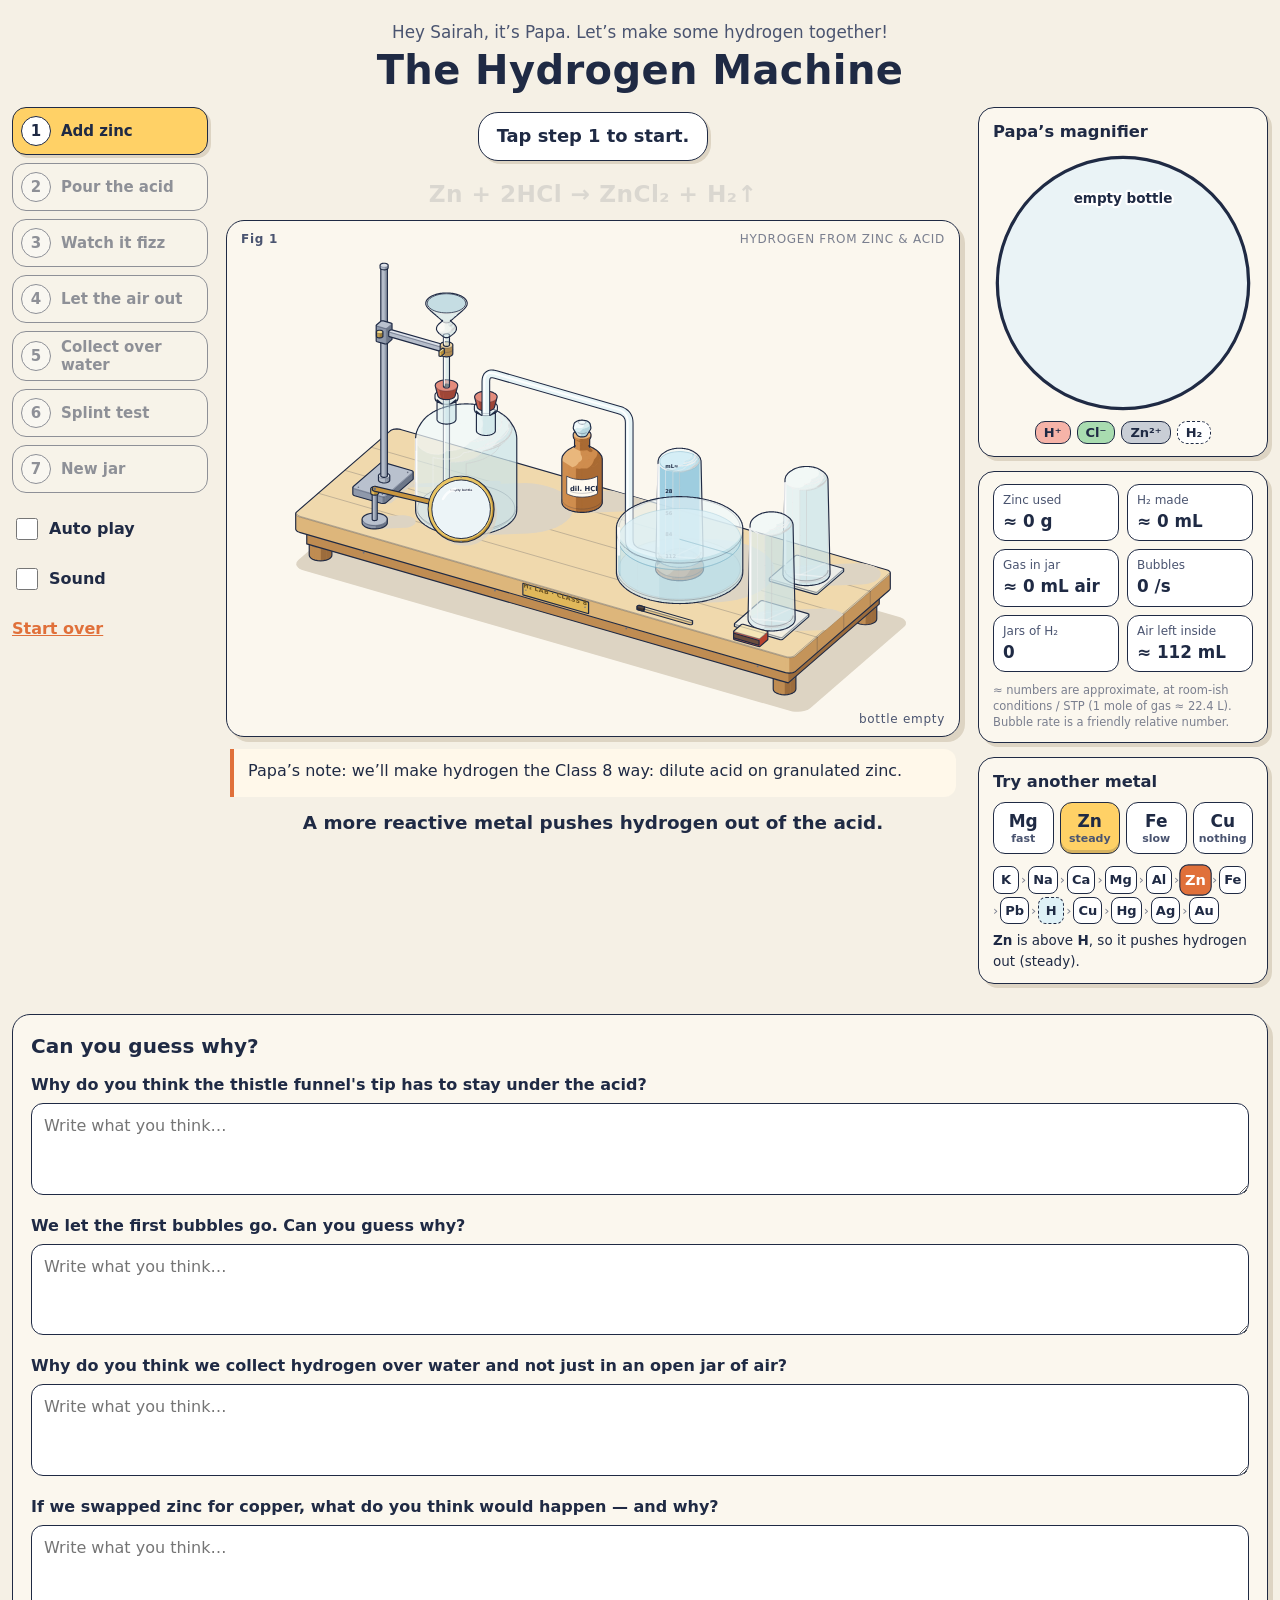
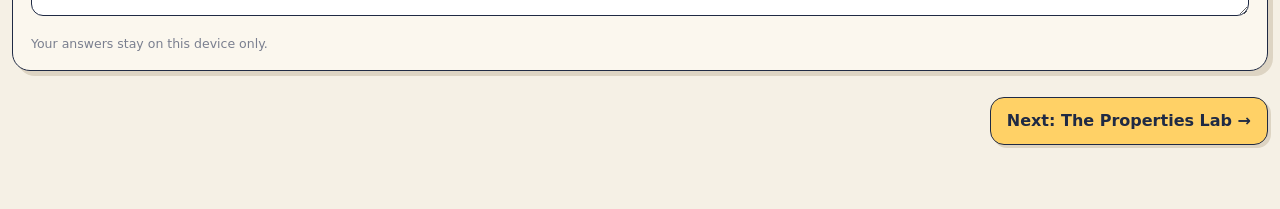
<file: machines/hydrogen/index.html>
<!doctype html>
<html lang="en"><head><meta charset="utf-8">
<meta name="viewport" content="width=device-width, initial-scale=1">
<meta name="robots" content="noindex">
<title>The Hydrogen Machine</title>
<style>:root{
  --paper:#f5f0e5;--card:#fbf7ee;--ink:#1f2a44;--ink2:#4a5470;--muted:#7a7f8f;--shadow:#ddd4c3;
  --accent:#e0703a;--accent2:#2f8f8a;--hi:#ffd166;
  --round:ui-rounded,"SF Pro Rounded","Arial Rounded MT Bold","Nunito","Varela Round","Trebuchet MS",system-ui,-apple-system,"Segoe UI",sans-serif;
}
*{box-sizing:border-box}
html{-webkit-text-size-adjust:100%}
body{margin:0;background:var(--paper);color:var(--ink);font:16px/1.5 var(--round);-webkit-font-smoothing:antialiased;overflow-x:hidden}
.page{width:min(1260px,100% - 24px);margin:20px auto 64px}
.top{text-align:center;margin:0 0 14px}
.hello{margin:0;font-size:1.05rem;color:var(--ink2)}
h1{margin:2px 0 0;font-size:clamp(1.7rem,4vw,2.5rem);letter-spacing:.01em;line-height:1.15}
h2{font-size:1.02rem;margin:0 0 8px}

/* ---------- layout ---------- */
.lab{display:grid;grid-template-columns:196px minmax(0,1fr) 290px;gap:18px;align-items:start}
.steps ol{list-style:none;margin:0;padding:0;display:flex;flex-direction:column;gap:8px}
.step{display:flex;align-items:center;gap:10px;width:100%;min-height:48px;padding:6px 12px 6px 8px;border:1.5px solid var(--ink);border-radius:14px;background:var(--card);color:var(--ink);font:600 15px/1.2 var(--round);text-align:left;cursor:pointer;box-shadow:3px 3px 0 var(--shadow);transition:transform .25s,box-shadow .25s,background .25s,opacity .25s}
.step:disabled{cursor:default;opacity:.48;box-shadow:none}
.step.done{opacity:1;background:#e5f2ea}
.step.next{background:var(--hi);animation:nudge 2.2s ease-in-out infinite}
.step.playing{opacity:1;background:#ffe7a8}
.step:focus-visible,.segb:focus-visible,.restart:focus-visible,textarea:focus-visible,.auto input:focus-visible{outline:2.5px solid var(--accent2);outline-offset:3px}
.num,.tick{flex:none;display:grid;place-items:center;width:30px;height:30px;border-radius:50%;border:1.5px solid var(--ink);background:#fff;font-weight:700}
.tick{display:none;background:#5cb176;color:#fff}
.step.done .num{display:none}.step.done .tick{display:grid}
@keyframes nudge{0%,100%{transform:translateX(0)}50%{transform:translateX(3px)}}
.modes{display:flex;flex-wrap:wrap;align-items:center;gap:6px 14px;margin-top:14px}
.auto{display:inline-flex;align-items:center;gap:8px;min-height:44px;font-weight:600;cursor:pointer}
.auto input{width:22px;height:22px;accent-color:var(--accent2)}
.restart{display:inline-flex;align-items:center;min-height:44px;color:var(--accent);font-weight:700}

.stage{min-width:0}
.hint{min-height:58px;display:flex;align-items:center;justify-content:center;margin-bottom:8px}
.hint-bubble{display:inline-block;padding:10px 18px;border:1.5px solid var(--ink);border-radius:20px;background:#fff;font-size:1.12rem;font-weight:700;box-shadow:3px 3px 0 var(--shadow);text-align:center}
.eq{text-align:center;font-size:clamp(1.05rem,2.6vw,1.45rem);font-weight:700;min-height:2em;letter-spacing:.02em}
.eqp{display:inline-block;opacity:.12;transform:translateY(4px);transition:opacity .6s,transform .6s}
.eqp.on{opacity:1;transform:none}
.eqp.no{color:var(--accent)}
.card{position:relative;background:var(--card);border:1.5px solid var(--ink);border-radius:18px;padding:30px 8px 30px;box-shadow:5px 5px 0 var(--shadow)}
.corner{position:absolute;font-size:12px;color:var(--muted);letter-spacing:.06em;white-space:nowrap}
.corner.fig{top:9px;left:14px;color:var(--ink2);font-weight:700}
.corner.title{top:9px;right:14px;text-transform:uppercase}
.corner.readout{bottom:8px;right:14px;color:var(--ink2);font-variant-numeric:tabular-nums}
.fig{display:block;width:100%;height:auto;overflow:visible}
.note{min-height:3em;margin:12px 4px 4px;padding:10px 14px;border-left:4px solid var(--accent);background:#fff8ea;border-radius:0 12px 12px 0;font-size:1rem}
.big{margin:12px 0 0;text-align:center;font-size:1.15rem;font-weight:800;color:var(--ink)}

.side{display:flex;flex-direction:column;gap:14px}
.panel{background:var(--card);border:1.5px solid var(--ink);border-radius:16px;padding:12px 14px;box-shadow:4px 4px 0 var(--shadow)}
.ionsvg{display:block;width:100%;max-width:260px;margin:0 auto}
.legend{display:flex;flex-wrap:wrap;gap:6px;justify-content:center;margin:8px 0 0;font-size:13px}
.key{display:inline-block;padding:1px 8px;border:1.2px solid var(--ink);border-radius:10px;font-weight:700}
.k-h{background:#f6b3a8}.k-cl{background:#a9dcb0}.k-m{background:#c9ced6}.k-h2{background:#fff;border-style:dashed}
.gauges{display:grid;grid-template-columns:1fr 1fr;gap:8px}
.chip{display:flex;flex-direction:column;padding:6px 9px;border:1.2px solid var(--ink);border-radius:12px;background:#fff;min-width:0}
.chip .cl{font-size:12px;color:var(--ink2)}
.chip b{font-size:1.05rem;font-variant-numeric:tabular-nums;white-space:nowrap}
.foot{grid-column:1/-1;margin:2px 0 0;font-size:11.5px;color:var(--muted);line-height:1.4}
.seg{display:grid;grid-template-columns:repeat(4,1fr);gap:6px}
.segb{min-height:52px;border:1.5px solid var(--ink);border-radius:12px;background:#fff;color:var(--ink);font:800 17px/1.1 var(--round);cursor:pointer;display:flex;flex-direction:column;align-items:center;justify-content:center;gap:2px;padding:4px 2px}
.segb small{font-size:11px;font-weight:600;color:var(--ink2)}
.segb[aria-checked="true"]{background:var(--hi);box-shadow:inset 0 -3px 0 rgba(31,42,68,.18)}
.ladder{list-style:none;display:flex;flex-wrap:wrap;gap:3px 2px;align-items:center;margin:12px 0 4px;padding:0}
.ladder li{min-width:26px;padding:3px 4px;text-align:center;border:1.2px solid var(--ink);border-radius:8px;background:#fff;font-size:13px;font-weight:700}
.ladder li.gap{border:0;background:none;min-width:0;padding:0;color:var(--muted);font-weight:400}
.ladder li.hyd{background:#dff1f7;border-style:dashed}
.ladder li.pick{background:var(--accent);color:#fff;transform:scale(1.12)}
.ladder-note{margin:6px 0 0;font-size:13.5px}

.guess{margin-top:30px;background:var(--card);border:1.5px solid var(--ink);border-radius:18px;padding:16px 18px;box-shadow:5px 5px 0 var(--shadow)}
.guess h2{font-size:1.25rem}
.q{display:block;margin:12px 0}
.q span{display:block;font-weight:700;margin-bottom:6px}
textarea{width:100%;min-height:72px;padding:10px 12px;border:1.5px solid var(--ink);border-radius:12px;background:#fff;color:var(--ink);font:16px/1.45 var(--round);resize:vertical}
.saved{margin:4px 0 0;font-size:12.5px;color:var(--muted)}

/* ---------- the drawing: inked children's-book look ---------- */
.fig{--l:#fff;--m:#eee;--d:#ccc}
.s .f{fill:var(--m)}
.s .h0,.s .h1{fill:var(--d)}
.s .h2,.s .h3{fill:var(--m)}
.s .t{fill:var(--l)}
.s[data-seamless] .h0,.s[data-seamless] .h1{stroke:var(--d);stroke-width:.4}
.s[data-seamless] .h2,.s[data-seamless] .h3{stroke:var(--m);stroke-width:.4}
.s .o{fill:none;stroke:var(--ink);stroke-width:1.4;stroke-linejoin:round;stroke-linecap:round}
.s .c,.s .b{fill:none;stroke:var(--ink);stroke-width:.7;opacity:.5;stroke-linecap:round}
.m-wood{--l:#f0d9ad;--m:#ddb67b;--d:#c4945a}
.m-wood-d{--l:#d9ad72;--m:#bf8c52;--d:#9c6c3c}
.m-steel{--l:#dde2ea;--m:#b5bdca;--d:#8b95a6}
.m-steel-d{--l:#b9c1ce;--m:#8f99ab;--d:#6d7789}
.m-brass{--l:#f5dc8c;--m:#e0b85a;--d:#b88e35}
.m-rubber{--l:#e48c7c;--m:#c9634f;--d:#9f4637}
.m-cork{--l:#e9cf9e;--m:#d1ae73;--d:#b08b52}
.m-terra{--l:#f0b48a;--m:#d98a5e;--d:#b66a42}
.m-amber{--l:#e9b77c;--m:#cf8d4e;--d:#a96a33}
.m-splint{--l:#f4dfb1;--m:#e2c48a;--d:#c9a666}
.m-char{--l:#5a4a42;--m:#3e332e;--d:#2b2420}
.m-box{--l:#f6e6b8;--m:#e35d4a;--d:#b8432f}
.m-strike{--l:#7a5a4a;--m:#6b4d3d;--d:#5a3e30}
.m-metal{--l:#e4e8ec;--m:#b9c0c8;--d:#8d96a1}
[data-metal="Mg"] .m-metal,.metal-Mg .m-metal{--l:#f5f7f9;--m:#d9dee4;--d:#b3bbc5}
[data-metal="Fe"] .m-metal{--l:#a9a49f;--m:#7f7973;--d:#5d5752}
[data-metal="Cu"] .m-metal{--l:#f1a679;--m:#d4784a;--d:#a85a33}
.m-glass .f{fill:#e6f3f5;fill-opacity:.18}
.m-glass .h0,.m-glass .h1{fill:#b9dbe3;fill-opacity:.38;stroke:none}
.m-glass .h2,.m-glass .h3{fill:#d6ecf0;fill-opacity:.22;stroke:none}
.m-glass .t{fill:#ffffff;fill-opacity:.35}
.m-glass-s{--l:#f2fafb;--m:#d8ecf0;--d:#b5d6de}
.m-plate .f{fill-opacity:.5}
.glass-back{fill:#d7ebef;fill-opacity:.45}
.glass-floor{fill:#cfe5ea;fill-opacity:.5;stroke:var(--ink);stroke-width:.6;stroke-opacity:.35}
.ln{fill:none;stroke:var(--ink);stroke-width:.8;stroke-linecap:round;stroke-linejoin:round}
.ln.faint{stroke-opacity:.35}
.ln.glassline{stroke-opacity:.45;stroke-width:.8}
.ln.tick{stroke-width:.9}
.ln.waterline{stroke:#2c7da0;stroke-opacity:.6;stroke-width:.9}
.shine{fill:none;stroke:#fff;stroke-width:3;stroke-linecap:round;opacity:.85}
.shine.thin{stroke-width:1.6;opacity:.75}
.shd{fill:var(--shadow)}
.shd.paper{fill:var(--shadow)}
.dot{fill:var(--ink)}
.dot.screw{fill:#6a7183}
.hole{fill:#3b2f2a;stroke:var(--ink);stroke-width:.8}
.cup-in{fill:#c5dde3;stroke:var(--ink);stroke-width:1}
.acid-in,.pour{fill:none}
.acid-in{fill:#d9eaa0;stroke:none}
.pour{stroke:#c9de7e;stroke-width:4.5;stroke-linecap:round;fill:none}
.acid-body{fill:#d6eb93;fill-opacity:.55}
.acid-top{fill:#eef7c4;fill-opacity:.8}
.acid-line{fill:none;stroke:#7d9a2c;stroke-width:.9;stroke-opacity:.8}
.w-body{fill:#9fd3e6;fill-opacity:.36}
.w-top{fill:#c8e9f3;fill-opacity:.55;stroke:#2c7da0;stroke-opacity:.5;stroke-width:.8}
.jw-body{fill:#4aa3cc;fill-opacity:.7}
.jw-top{fill:#b9e3f1;fill-opacity:.95;stroke:#2c7da0;stroke-width:.8;stroke-opacity:.7}
.bub{fill:#fff;fill-opacity:.85;stroke:var(--ink);stroke-width:.6}
.tube-ink{fill:none;stroke:var(--ink);stroke-linecap:butt;stroke-linejoin:round}
.tube-glass{fill:none;stroke:#e7f4f6;stroke-linecap:butt;stroke-linejoin:round}
.tube-shine{fill:none;stroke:#fff;stroke-linecap:butt;stroke-linejoin:round;opacity:.9}
.tube-end{fill:#cfe6ea;stroke:var(--ink);stroke-width:1}
.label{fill:#fffaf0;stroke:var(--ink);stroke-width:.9}
.label-t{font:800 8.4px var(--round);fill:var(--ink)}
.engrave{font:800 5.6px var(--round);fill:#6b5222;letter-spacing:.06em}
.jar-num{font:700 6.4px var(--round);fill:var(--ink)}
.handle-ink{stroke:var(--ink);stroke-width:7.4;stroke-linecap:round}
.handle{stroke:#c9963f;stroke-width:4.6;stroke-linecap:round}
.lens-shadow{fill:var(--shadow);opacity:.8}
.lens-rim-d{fill:#b88e35;stroke:var(--ink);stroke-width:1.4}
.lens-rim{fill:#e9c565}
.lens-glass{fill:#ffffff;fill-opacity:.08;stroke:var(--ink);stroke-width:1.2}
.lens-glint{fill:none;stroke:#fff;stroke-width:3;stroke-linecap:round;opacity:.8}
.flame-o{fill:#ffb347;stroke:#c85a1c;stroke-width:.9}
.flame-i{fill:#fff3b0}
.pop-o{fill:#bfe2ff;fill-opacity:.85;stroke:#3a7bd5;stroke-width:1.2}
.pop-i{fill:#f2fbff}
.pow text{font:900 22px var(--round);text-anchor:middle;paint-order:stroke}
.pow .pow-back{fill:none;stroke:var(--ink);stroke-width:5;stroke-linejoin:round}
.pow .pow-front{fill:#ffd166}
.pow.big text{font-size:38px}
.pow.big .pow-front{fill:#ff8a5b}
.pow.small text{font-size:15px}
.pow.small .pow-front{fill:#fff}
.pow.quiet text{font-size:17px}
.pow.quiet .pow-front{fill:#fff}
.pow-in{animation:pow 1.9s cubic-bezier(.2,1.4,.4,1) both}
@keyframes pow{0%{transform:scale(.2) rotate(-8deg);opacity:0}12%{transform:scale(1.08) rotate(-4deg);opacity:1}25%{transform:scale(1) rotate(-3deg)}80%{opacity:1;transform:translateY(-6px) rotate(-3deg)}100%{opacity:0;transform:translateY(-14px) rotate(-3deg)}}

/* ion scene */
.ion-bg{fill:#eaf3f6}
.ion-liquid{fill:#e4f1bf;transition:opacity .4s}
.ion-rim{fill:none;stroke:var(--ink);stroke-width:3}
.atom circle{stroke:var(--ink);stroke-width:1.4}
.atom text{font:800 10px var(--round);text-anchor:middle;fill:var(--ink)}
.metal-atom circle,.mion circle{fill:#c9ced6}
#ions[data-metal="Mg"] .metal-atom circle,#ions[data-metal="Mg"] .mion circle{fill:#eef1f4}
#ions[data-metal="Fe"] .metal-atom circle,#ions[data-metal="Fe"] .mion circle{fill:#a7a19b}
#ions[data-metal="Cu"] .metal-atom circle{fill:#eaa175}
.mion.charged circle{stroke-dasharray:3 2}
.mion text{font-size:9px}
.hion circle{fill:#f6b3a8}
.hion text{font-size:9px}
.cl circle{fill:#a9dcb0}
.h2-bubble{fill:#fff;fill-opacity:.55;stroke:var(--ink);stroke-width:1.2}
.h2-atom{fill:#fff;stroke:var(--ink);stroke-width:1.3}
.h2-t{font:800 9px var(--round);text-anchor:middle;fill:var(--ink)}
.ion-cap{font:800 12.5px var(--round);fill:var(--ink);paint-order:stroke;stroke:#fff;stroke-width:4;stroke-linejoin:round}

/* ---------- tablet ---------- */
@media (max-width:1099px){
  .lab{grid-template-columns:180px minmax(0,1fr)}
  .side{grid-column:1/-1;display:grid;grid-template-columns:repeat(auto-fit,minmax(250px,1fr))}
}
/* ---------- phone: steps become a scrollable strip above the figure ---------- */
@media (max-width:699px){
  .page{width:calc(100% - 16px);margin-top:12px}
  .lab{grid-template-columns:minmax(0,1fr);gap:10px}
  .steps{margin:0 -8px;padding:0 8px}
  .steps ol{flex-direction:row;overflow-x:auto;scroll-snap-type:x proximity;padding:2px 2px 8px;-webkit-overflow-scrolling:touch;scrollbar-width:thin}
  .steps li{flex:none;scroll-snap-align:start}
  .step{width:auto;min-width:142px;font-size:14px}
  .modes{margin-top:4px;gap:2px 16px}
  .hint{min-height:50px}
  .hint-bubble{font-size:1rem;padding:8px 12px}
  .card{padding:28px 2px 30px;border-radius:14px}
  .corner.title{display:none}
  .side{display:flex}
}
@media (prefers-reduced-motion:reduce){
  .step.next{animation:none}
  .pow-in{animation:none}
  .eqp{transition:none}
}

.jg-body{fill:#fffdf4;fill-opacity:.55}
.jar-gas{font:900 11px var(--round);fill:var(--ink)}

/* ---------- next-machine link, and the Fig label must not take the drawing's width ---------- */
.corner.fig{width:auto}
.trail{display:flex;justify-content:space-between;gap:12px;flex-wrap:wrap;margin:26px 0 0}
.trail-link{display:inline-flex;align-items:center;min-height:48px;padding:8px 16px;border:1.5px solid var(--ink);border-radius:14px;background:var(--card);color:var(--ink);font-weight:800;text-decoration:none;box-shadow:3px 3px 0 var(--shadow)}
.trail-link.next{background:var(--hi)}
.trail-link:focus-visible{outline:2.5px solid var(--accent2);outline-offset:3px}
</style>
</head>
<body>
<main class="page">
  <header class="top">
    <p class="hello">Hey Sairah, it’s Papa. Let’s make some hydrogen together!</p>
    <h1>The Hydrogen Machine</h1>
  </header>

  <section class="lab" aria-label="The hydrogen machine">
    <nav class="steps" aria-label="Steps">
      <ol>
        <li><button class="step" type="button" data-step="0" disabled><span class="num" aria-hidden="true">1</span><span class="tick" aria-hidden="true">✓</span><span class="lbl">Add zinc</span></button></li><li><button class="step" type="button" data-step="1" disabled><span class="num" aria-hidden="true">2</span><span class="tick" aria-hidden="true">✓</span><span class="lbl">Pour the acid</span></button></li><li><button class="step" type="button" data-step="2" disabled><span class="num" aria-hidden="true">3</span><span class="tick" aria-hidden="true">✓</span><span class="lbl">Watch it fizz</span></button></li><li><button class="step" type="button" data-step="3" disabled><span class="num" aria-hidden="true">4</span><span class="tick" aria-hidden="true">✓</span><span class="lbl">Let the air out</span></button></li><li><button class="step" type="button" data-step="4" disabled><span class="num" aria-hidden="true">5</span><span class="tick" aria-hidden="true">✓</span><span class="lbl">Collect over water</span></button></li><li><button class="step" type="button" data-step="5" disabled><span class="num" aria-hidden="true">6</span><span class="tick" aria-hidden="true">✓</span><span class="lbl">Splint test</span></button></li><li><button class="step" type="button" data-step="6" disabled><span class="num" aria-hidden="true">7</span><span class="tick" aria-hidden="true">✓</span><span class="lbl">New jar</span></button></li>
      </ol>
      <div class="modes">
        <label class="auto"><input type="checkbox" id="auto"> <span>Auto play</span></label>
        <label class="auto"><input type="checkbox" id="sound"> <span>Sound</span></label>
        <a href="#" id="restart" class="restart">Start over</a>
      </div>
    </nav>

    <div class="stage">
      <div class="hint" aria-live="polite"><span class="hint-bubble" id="hint">Tap step 1 to start.</span></div>
      <div class="eq" aria-label="Equation"><span id="eqA" class="eqp">Zn</span> <span id="eqB" class="eqp">+ 2HCl</span> <span id="eqC" class="eqp">→ ZnCl₂ + H₂↑</span></div>
      <div class="card">
        <div class="corner fig">Fig 1</div>
        <div class="corner title" id="figTitle">Hydrogen from zinc &amp; acid</div>
        <svg class="fig" viewBox="0 0 880 560" role="img" aria-label="A Woulfe bottle with zinc and dilute hydrochloric acid makes hydrogen. A thistle funnel dips under the acid, a bent delivery tube carries the gas to a trough of water, and an upside-down gas jar on a beehive shelf collects it as the gas pushes the water down.">
<defs>
  <clipPath id="benchTop"><path d="M74.6 322.9L74.9 321.7L75.9 320.6L190.8 221L192.3 220.1L194.2 219.3L196.5 218.8L198.9 218.7L201.3 218.8L203.5 219.3L800.7 391.7L802.6 392.4L804.1 393.4L805.1 394.5L805.4 395.7L805.4 395.8L805.1 397L804.1 398.1L689.2 497.6L687.7 498.6L685.8 499.3L683.5 499.8L681.1 499.9L678.7 499.8L676.5 499.3L79.3 326.9L77.4 326.2L75.9 325.2L74.9 324.1L74.6 322.9Z"/></clipPath>
  <clipPath id="lensClip"><circle cx="277.9" cy="317.4" r="36"/></clipPath>
</defs>
<g id="scene">
<path class="shd paper" d="M65.3 377.2L65.5 375.3L66.3 373.6L67.8 371.9L182.7 272.4L184.9 270.9L187.5 269.6L190.6 268.7L194 268L197.7 267.7L201.3 267.8L204.9 268.2L208.2 269L805.4 441.4L808.3 442.4L810.8 443.7L812.8 445.3L814.1 447L814.7 448.8L814.7 448.9L814.5 450.8L813.7 452.6L812.2 454.2L697.3 553.7L695.1 555.2L692.5 556.5L689.4 557.4L686 558.1L682.3 558.4L678.7 558.3L675.1 557.9L671.8 557.2L74.6 384.8L71.7 383.7L69.2 382.4L67.2 380.8L65.9 379.1L65.3 377.3Z" transform="translate(10 8)"/><g class="s m-wood-d "><path class="f" d="M190.6 271.6L191.1 269.8L192.5 268.1L194.7 266.7L197.6 265.6L200.9 264.9L204.6 264.6L208.2 264.9L211.5 265.6L214.4 266.7L216.7 268.1L218.1 269.8L218.5 271.6L218.5 287.8L218.1 289.6L216.7 291.3L214.4 292.7L211.5 293.8L208.2 294.5L204.6 294.8L200.9 294.5L197.6 293.8L194.7 292.7L192.5 291.3L191.1 289.6L190.6 287.8Z"/><path class="h0" d="M216.7 291.3L214.4 292.7L214.4 276.6L216.7 275.1ZM214.4 292.7L211.5 293.8L211.5 277.7L214.4 276.6ZM218.5 287.8L218.1 289.6L218.1 273.4L218.5 271.6ZM218.1 289.6L216.7 291.3L216.7 275.1L218.1 273.4Z"/><path class="h1" d="M211.5 293.8L208.2 294.5L208.2 278.4L211.5 277.7ZM208.2 294.5L204.6 294.8L204.6 278.6L208.2 278.4Z"/><path class="h2" d="M204.6 294.8L200.9 294.5L200.9 278.4L204.6 278.6ZM200.9 294.5L197.6 293.8L197.6 277.7L200.9 278.4Z"/><path class="h3" d="M197.6 293.8L194.7 292.7L194.7 276.6L197.6 277.7ZM194.7 292.7L192.5 291.3L192.5 275.1L194.7 276.6ZM192.5 291.3L191.1 289.6L191.1 273.4L192.5 275.1ZM191.1 289.6L190.6 287.8L190.6 271.6L191.1 273.4Z"/><path class="t" d="M216.7 275.1L214.4 276.6L211.5 277.7L208.2 278.4L204.6 278.6L200.9 278.4L197.6 277.7L194.7 276.6L192.5 275.1L191.1 273.4L190.6 271.6L191.1 269.8L192.5 268.1L194.7 266.7L197.6 265.6L200.9 264.9L204.6 264.6L208.2 264.9L211.5 265.6L214.4 266.7L216.7 268.1L218.1 269.8L218.5 271.6L218.1 273.4Z"/><path class="c" d="M218.5 271.6L218.1 273.4L216.7 275.1L214.4 276.6L211.5 277.7L208.2 278.4L204.6 278.6L200.9 278.4L197.6 277.7L194.7 276.6L192.5 275.1L191.1 273.4L190.6 271.6"/><path class="o" d="M190.6 271.6L191.1 269.8L192.5 268.1L194.7 266.7L197.6 265.6L200.9 264.9L204.6 264.6L208.2 264.9L211.5 265.6L214.4 266.7L216.7 268.1L218.1 269.8L218.5 271.6M218.5 287.8L218.1 289.6L216.7 291.3L214.4 292.7L211.5 293.8L208.2 294.5L204.6 294.8L200.9 294.5L197.6 293.8L194.7 292.7L192.5 291.3L191.1 289.6L190.6 287.8M190.6 271.6L190.6 287.8M218.5 271.6L218.5 287.8"/></g><g class="s m-wood-d "><path class="f" d="M760.9 436.3L761.3 434.4L762.7 432.8L765 431.3L767.9 430.2L771.2 429.5L774.8 429.3L778.5 429.5L781.8 430.2L784.7 431.3L786.9 432.8L788.3 434.4L788.8 436.3L788.8 452.4L788.3 454.2L786.9 455.9L784.7 457.3L781.8 458.4L778.5 459.1L774.8 459.4L771.2 459.1L767.9 458.4L765 457.3L762.7 455.9L761.3 454.2L760.9 452.4Z"/><path class="h0" d="M786.9 455.9L784.7 457.3L784.7 441.2L786.9 439.8ZM784.7 457.3L781.8 458.4L781.8 442.3L784.7 441.2ZM788.8 452.4L788.3 454.2L788.3 438.1L788.8 436.3ZM788.3 454.2L786.9 455.9L786.9 439.8L788.3 438.1Z"/><path class="h1" d="M781.8 458.4L778.5 459.1L778.5 443L781.8 442.3ZM778.5 459.1L774.8 459.4L774.8 443.2L778.5 443Z"/><path class="h2" d="M774.8 459.4L771.2 459.1L771.2 443L774.8 443.2ZM771.2 459.1L767.9 458.4L767.9 442.3L771.2 443Z"/><path class="h3" d="M767.9 458.4L765 457.3L765 441.2L767.9 442.3ZM765 457.3L762.7 455.9L762.7 439.8L765 441.2ZM762.7 455.9L761.3 454.2L761.3 438.1L762.7 439.8ZM761.3 454.2L760.9 452.4L760.9 436.3L761.3 438.1Z"/><path class="t" d="M786.9 439.8L784.7 441.2L781.8 442.3L778.5 443L774.8 443.2L771.2 443L767.9 442.3L765 441.2L762.7 439.8L761.3 438.1L760.9 436.3L761.3 434.4L762.7 432.8L765 431.3L767.9 430.2L771.2 429.5L774.8 429.3L778.5 429.5L781.8 430.2L784.7 431.3L786.9 432.8L788.3 434.4L788.8 436.3L788.3 438.1Z"/><path class="c" d="M788.8 436.3L788.3 438.1L786.9 439.8L784.7 441.2L781.8 442.3L778.5 443L774.8 443.2L771.2 443L767.9 442.3L765 441.2L762.7 439.8L761.3 438.1L760.9 436.3"/><path class="o" d="M760.9 436.3L761.3 434.4L762.7 432.8L765 431.3L767.9 430.2L771.2 429.5L774.8 429.3L778.5 429.5L781.8 430.2L784.7 431.3L786.9 432.8L788.3 434.4L788.8 436.3M788.8 452.4L788.3 454.2L786.9 455.9L784.7 457.3L781.8 458.4L778.5 459.1L774.8 459.4L771.2 459.1L767.9 458.4L765 457.3L762.7 455.9L761.3 454.2L760.9 452.4M760.9 436.3L760.9 452.4M788.8 436.3L788.8 452.4"/></g><g class="s m-wood-d "><path class="f" d="M91.2 357.7L91.7 355.9L93.1 354.2L95.3 352.8L98.2 351.7L101.5 351L105.2 350.7L108.8 351L112.1 351.7L115 352.8L117.3 354.2L118.7 355.9L119.1 357.7L119.1 373.9L118.7 375.7L117.3 377.3L115 378.8L112.1 379.9L108.8 380.6L105.2 380.8L101.5 380.6L98.2 379.9L95.3 378.8L93.1 377.3L91.7 375.7L91.2 373.9Z"/><path class="h0" d="M117.3 377.3L115 378.8L115 362.7L117.3 361.2ZM115 378.8L112.1 379.9L112.1 363.8L115 362.7ZM119.1 373.9L118.7 375.7L118.7 359.5L119.1 357.7ZM118.7 375.7L117.3 377.3L117.3 361.2L118.7 359.5Z"/><path class="h1" d="M112.1 379.9L108.8 380.6L108.8 364.5L112.1 363.8ZM108.8 380.6L105.2 380.8L105.2 364.7L108.8 364.5Z"/><path class="h2" d="M105.2 380.8L101.5 380.6L101.5 364.5L105.2 364.7ZM101.5 380.6L98.2 379.9L98.2 363.8L101.5 364.5Z"/><path class="h3" d="M98.2 379.9L95.3 378.8L95.3 362.7L98.2 363.8ZM95.3 378.8L93.1 377.3L93.1 361.2L95.3 362.7ZM93.1 377.3L91.7 375.7L91.7 359.5L93.1 361.2ZM91.7 375.7L91.2 373.9L91.2 357.7L91.7 359.5Z"/><path class="t" d="M117.3 361.2L115 362.7L112.1 363.8L108.8 364.5L105.2 364.7L101.5 364.5L98.2 363.8L95.3 362.7L93.1 361.2L91.7 359.5L91.2 357.7L91.7 355.9L93.1 354.2L95.3 352.8L98.2 351.7L101.5 351L105.2 350.7L108.8 351L112.1 351.7L115 352.8L117.3 354.2L118.7 355.9L119.1 357.7L118.7 359.5Z"/><path class="c" d="M119.1 357.7L118.7 359.5L117.3 361.2L115 362.7L112.1 363.8L108.8 364.5L105.2 364.7L101.5 364.5L98.2 363.8L95.3 362.7L93.1 361.2L91.7 359.5L91.2 357.7"/><path class="o" d="M91.2 357.7L91.7 355.9L93.1 354.2L95.3 352.8L98.2 351.7L101.5 351L105.2 350.7L108.8 351L112.1 351.7L115 352.8L117.3 354.2L118.7 355.9L119.1 357.7M119.1 373.9L118.7 375.7L117.3 377.3L115 378.8L112.1 379.9L108.8 380.6L105.2 380.8L101.5 380.6L98.2 379.9L95.3 378.8L93.1 377.3L91.7 375.7L91.2 373.9M91.2 357.7L91.2 373.9M119.1 357.7L119.1 373.9"/></g><g class="s m-wood-d "><path class="f" d="M661.5 522.3L661.9 520.5L663.3 518.8L665.6 517.4L668.5 516.3L671.8 515.6L675.4 515.3L679.1 515.6L682.4 516.3L685.3 517.4L687.5 518.8L688.9 520.5L689.4 522.3L689.4 538.5L688.9 540.3L687.5 542L685.3 543.4L682.4 544.5L679.1 545.2L675.4 545.5L671.8 545.2L668.5 544.5L665.6 543.4L663.3 542L661.9 540.3L661.5 538.5Z"/><path class="h0" d="M687.5 542L685.3 543.4L685.3 527.3L687.5 525.8ZM685.3 543.4L682.4 544.5L682.4 528.4L685.3 527.3ZM689.4 538.5L688.9 540.3L688.9 524.1L689.4 522.3ZM688.9 540.3L687.5 542L687.5 525.8L688.9 524.1Z"/><path class="h1" d="M682.4 544.5L679.1 545.2L679.1 529.1L682.4 528.4ZM679.1 545.2L675.4 545.5L675.4 529.3L679.1 529.1Z"/><path class="h2" d="M675.4 545.5L671.8 545.2L671.8 529.1L675.4 529.3ZM671.8 545.2L668.5 544.5L668.5 528.4L671.8 529.1Z"/><path class="h3" d="M668.5 544.5L665.6 543.4L665.6 527.3L668.5 528.4ZM665.6 543.4L663.3 542L663.3 525.8L665.6 527.3ZM663.3 542L661.9 540.3L661.9 524.1L663.3 525.8ZM661.9 540.3L661.5 538.5L661.5 522.3L661.9 524.1Z"/><path class="t" d="M687.5 525.8L685.3 527.3L682.4 528.4L679.1 529.1L675.4 529.3L671.8 529.1L668.5 528.4L665.6 527.3L663.3 525.8L661.9 524.1L661.5 522.3L661.9 520.5L663.3 518.8L665.6 517.4L668.5 516.3L671.8 515.6L675.4 515.3L679.1 515.6L682.4 516.3L685.3 517.4L687.5 518.8L688.9 520.5L689.4 522.3L688.9 524.1Z"/><path class="c" d="M689.4 522.3L688.9 524.1L687.5 525.8L685.3 527.3L682.4 528.4L679.1 529.1L675.4 529.3L671.8 529.1L668.5 528.4L665.6 527.3L663.3 525.8L661.9 524.1L661.5 522.3"/><path class="o" d="M661.5 522.3L661.9 520.5L663.3 518.8L665.6 517.4L668.5 516.3L671.8 515.6L675.4 515.3L679.1 515.6L682.4 516.3L685.3 517.4L687.5 518.8L688.9 520.5L689.4 522.3M689.4 538.5L688.9 540.3L687.5 542L685.3 543.4L682.4 544.5L679.1 545.2L675.4 545.5L671.8 545.2L668.5 544.5L665.6 543.4L663.3 542L661.9 540.3L661.5 538.5M661.5 522.3L661.5 538.5M689.4 522.3L689.4 538.5"/></g><g class="s m-wood-d "><path class="f" d="M88.2 341.2L200 244.3L791.8 415.2L791.8 434L680 530.8L88.2 360Z"/><path class="h0" d="M791.8 434L680 530.8L680 512L791.8 415.2Z"/><path class="h3" d="M680 530.8L88.2 360L88.2 341.2L680 512Z"/><path class="t" d="M791.8 415.2L680 512L88.2 341.2L200 244.3Z"/><path class="c" d="M791.8 415.2L680 512L88.2 341.2"/><path class="o" d="M88.2 341.2L200 244.3L791.8 415.2M791.8 434L680 530.8L88.2 360M791.8 415.2L791.8 434M88.2 341.2L88.2 360"/></g><g class="s m-wood "><path class="f" d="M74.6 322.9L74.9 321.7L75.9 320.6L190.8 221L192.3 220.1L194.2 219.3L196.5 218.9L198.9 218.7L201.3 218.9L203.5 219.3L800.7 391.7L802.6 392.5L804.1 393.4L805.1 394.5L805.4 395.8L805.4 414.6L805.1 415.8L804.1 416.9L689.2 516.4L687.7 517.4L685.8 518.2L683.5 518.6L681.1 518.8L678.7 518.6L676.5 518.2L79.3 345.8L77.4 345L75.9 344.1L74.9 342.9L74.6 341.7Z"/><path class="h0" d="M805.4 414.6L805.1 415.8L805.1 397L805.4 395.8ZM805.1 415.8L804.1 416.9L804.1 398.1L805.1 397ZM804.1 416.9L689.2 516.4L689.2 497.6L804.1 398.1ZM689.2 516.4L687.7 517.4L687.7 498.6L689.2 497.6ZM687.7 517.4L685.8 518.2L685.8 499.3L687.7 498.6Z"/><path class="h1" d="M685.8 518.2L683.5 518.6L683.5 499.8L685.8 499.3ZM683.5 518.6L681.1 518.8L681.1 499.9L683.5 499.8Z"/><path class="h2" d="M681.1 518.8L678.7 518.6L678.7 499.8L681.1 499.9ZM678.7 518.6L676.5 518.2L676.5 499.3L678.7 499.8Z"/><path class="h3" d="M676.5 518.2L79.3 345.8L79.3 326.9L676.5 499.3ZM79.3 345.8L77.4 345L77.4 326.2L79.3 326.9ZM77.4 345L75.9 344.1L75.9 325.2L77.4 326.2ZM75.9 344.1L74.9 342.9L74.9 324.1L75.9 325.2ZM74.9 342.9L74.6 341.7L74.6 322.9L74.9 324.1Z"/><path class="t" d="M800.7 391.7L802.6 392.5L804.1 393.4L805.1 394.5L805.4 395.8L805.1 397L804.1 398.1L689.2 497.6L687.7 498.6L685.8 499.3L683.5 499.8L681.1 499.9L678.7 499.8L676.5 499.3L79.3 326.9L77.4 326.2L75.9 325.2L74.9 324.1L74.6 322.9L74.9 321.7L75.9 320.6L190.8 221L192.3 220.1L194.2 219.3L196.5 218.9L198.9 218.7L201.3 218.9L203.5 219.3Z"/><path class="c" d="M805.4 395.8L805.1 397L804.1 398.1L689.2 497.6L687.7 498.6L685.8 499.3L683.5 499.8L681.1 499.9L678.7 499.8L676.5 499.3L79.3 326.9L77.4 326.2L75.9 325.2L74.9 324.1L74.6 322.9"/><path class="b" d="M805.4 395.8L803.3 396.7L802.5 397.7L687.6 497.1L686.4 497.9L684.9 498.5L683.1 498.9L681.1 499L679.2 498.9L677.3 498.5L80.3 326.2L78.7 325.5L77.5 324.8L76.7 323.9L74.6 322.9"/><path class="o" d="M74.6 322.9L74.9 321.7L75.9 320.6L190.8 221L192.3 220.1L194.2 219.3L196.5 218.9L198.9 218.7L201.3 218.9L203.5 219.3L800.7 391.7L802.6 392.5L804.1 393.4L805.1 394.5L805.4 395.8M805.4 414.6L805.1 415.8L804.1 416.9L689.2 516.4L687.7 517.4L685.8 518.2L683.5 518.6L681.1 518.8L678.7 518.6L676.5 518.2L79.3 345.8L77.4 345L75.9 344.1L74.9 342.9L74.6 341.7M805.4 395.8L805.4 414.6M74.6 322.9L74.6 341.7"/></g><path class="ln faint" d="M167.5 241.2L780.8 418.3"/><path class="ln faint" d="M134.9 269.5L748.2 446.5"/><path class="ln faint" d="M102.3 297.7L715.6 474.7"/><path class="ln faint" d="M780.8 418.3L780.8 437.1"/><path class="ln faint" d="M748.2 446.5L748.2 465.3"/><path class="ln faint" d="M715.6 474.7L715.6 493.6"/><circle class="dot screw" cx="158.1" cy="370.8" r="1.1"/><circle class="dot screw" cx="319.5" cy="417.4" r="1.1"/><circle class="dot screw" cx="480.9" cy="463.9" r="1.1"/><circle class="dot screw" cx="642.3" cy="510.5" r="1.1"/><g class="s m-brass "><path class="f" d="M353.8 408.9L353.8 408.7L354.2 408.5L354.7 408.6L434.3 431.6L434.6 431.8L434.6 445.2L434.5 445.4L434.1 445.6L433.7 445.6L354 422.6L353.8 422.4Z"/><path class="h0" d="M434.6 445.2L434.5 445.4L434.5 432L434.6 431.8ZM434.5 445.4L434.1 445.6L434.1 432.1L434.5 432ZM353.8 408.7L353.8 408.7L353.8 422.1L353.8 422.1Z"/><path class="h2" d="M434.1 445.6L433.7 445.6L433.7 432.1L434.1 432.1Z"/><path class="h3" d="M433.7 445.6L354 422.6L354 409.1L433.7 432.1ZM354 422.6L353.8 422.4L353.8 408.9L354 409.1Z"/><path class="t" d="M434.3 431.6L434.6 431.8L434.5 432L434.5 432L434.1 432.1L433.7 432.1L354 409.1L353.8 408.9L353.8 408.7L353.8 408.7L354.2 408.5L354.7 408.6Z"/><path class="o" d="M434.5 432L434.5 432M353.8 408.9L353.8 408.7M353.8 408.7L354.2 408.5L354.7 408.6L434.3 431.6L434.6 431.8M434.6 445.2L434.5 445.4M434.5 445.4L434.1 445.6L433.7 445.6L354 422.6L353.8 422.4M353.8 422.1L353.8 422.1M434.6 431.8L434.6 445.2M434.5 432L434.5 445.4M434.5 432L434.5 445.4M353.8 408.9L353.8 422.4M353.8 408.7L353.8 422.1M353.8 408.7L353.8 422.1"/></g><text class="engrave" transform="matrix(1.345 0.388 0 1.345 393.862 424.643)" font-size="5.6" text-anchor="middle">H₂ LAB · CLASS 8</text><circle class="dot screw" cx="357.5" cy="416.8" r="0.9"/><circle class="dot screw" cx="430.2" cy="437.8" r="0.9"/>
<g clip-path="url(#benchTop)"><path class="shd" d="M222.1 317.2L223.4 312.4L226.1 307.7L230.3 303.3L235.9 299.3L242.6 295.7L250.3 292.8L258.9 290.4L268.1 288.8L277.6 287.9L347.2 285.4L357 285.3L366.7 285.9L376 287.3L384.8 289.4L392.8 292.2L399.9 295.5L405.8 299.4L410.5 303.7L413.7 308.3L415.5 313.1L415.8 317.9L414.5 322.8L411.7 327.4L407.5 331.8L402 335.9L395.3 339.4L387.6 342.4L379 344.7L369.8 346.3L360.2 347.2L290.6 349.7L280.9 349.8L271.2 349.2L261.9 347.8L253.1 345.7L245 343L238 339.6L232 335.7L227.4 331.4L224.1 326.9L222.3 322.1Z"/><path class="shd" d="M468.9 392.5L470.5 386.5L473.9 380.6L479.2 375.1L486.1 370.1L494.4 365.7L504.1 362L514.8 359.1L526.3 357L538.3 355.9L577.7 354.5L589.9 354.3L602 355.1L613.7 356.9L624.7 359.5L634.7 362.9L643.6 367.1L651 372L656.8 377.3L660.9 383.1L663.1 389L663.4 395.1L661.8 401.2L658.3 407L653.1 412.5L646.2 417.5L637.8 422L628.1 425.7L617.4 428.6L605.9 430.6L594 431.7L554.5 433.1L542.3 433.3L530.3 432.5L518.6 430.8L507.6 428.1L497.5 424.7L488.7 420.5L481.3 415.7L475.5 410.3L471.4 404.6L469.2 398.6Z"/><path class="shd" d="M144.8 298.8L145.4 297.6L178 269.4L179.7 268.5L182.1 268.2L189 267.9L191.4 268.3L223.6 277.6L225.4 278.4L226 279.6L225.4 280.8L192.7 309L191 309.9L188.7 310.2L181.7 310.4L179.4 310.1L147.1 300.8L145.4 299.9Z"/><path class="shd" d="M178.6 289.7L179.2 288.5L180.9 287.7L183.3 287.4L322.5 282.4L324.8 282.7L326.5 283.5L327.1 284.7L326.5 285.8L324.8 286.7L322.5 287L183.3 292L180.9 291.7L179.2 290.9Z"/><path class="shd" d="M400.2 308.1L400.8 306.1L401.9 304.1L403.7 302.2L406.1 300.5L408.9 299L412.2 297.8L415.8 296.8L419.7 296.1L423.8 295.7L477.2 293.8L481.3 293.7L485.4 294L489.4 294.6L493.1 295.5L496.6 296.6L499.6 298.1L502.1 299.7L504.1 301.5L505.4 303.5L506.2 305.5L506.3 307.6L505.8 309.6L504.6 311.6L502.8 313.5L500.5 315.2L497.6 316.7L494.3 318L490.7 319L486.8 319.7L482.7 320L429.3 322L425.2 322L421.1 321.7L417.1 321.1L413.4 320.3L410 319.1L407 317.7L404.4 316L402.5 314.2L401.1 312.2L400.3 310.2Z"/><path class="shd" d="M494.2 440.3L494.4 439.6L495 439L496.1 438.6L498.5 438.5L499.9 438.6L563.9 457.1L564.8 457.7L564.6 458.4L564 458.9L562.8 459.3L560.5 459.4L559.1 459.3L495.1 440.9Z"/><path class="shd" d="M156.2 333.5L156.5 332.3L157.2 331.1L158.2 330L159.6 329L161.3 328.1L163.2 327.4L165.4 326.8L167.7 326.4L170.1 326.2L204.9 324.9L207.3 324.9L209.7 325L212.1 325.4L214.3 325.9L216.3 326.6L218 327.4L219.5 328.4L220.7 329.5L221.5 330.6L221.9 331.8L222 333L221.7 334.2L221 335.4L219.9 336.5L218.6 337.5L216.9 338.4L214.9 339.1L212.8 339.7L210.5 340.1L208.1 340.3L173.3 341.6L170.9 341.6L168.5 341.5L166.1 341.1L163.9 340.6L161.9 339.9L160.1 339.1L158.7 338.1L157.5 337L156.7 335.9L156.2 334.7Z"/></g>
<g class="s m-steel-d "><path class="f" d="M144.8 290.4L145.4 289.5L178 261.3L179.2 260.6L180.9 260.2L182.7 260.1L184.4 260.4L216.7 269.8L218.1 270.4L218.9 271.2L219 272.1L219 280.1L218.4 281L185.8 309.2L184.6 309.9L182.9 310.3L181.1 310.4L179.4 310.1L147.1 300.8L145.8 300.2L145 299.4L144.8 298.5Z"/><path class="h0" d="M219 280.1L218.4 281L218.4 272.9L219 272.1ZM218.4 281L185.8 309.2L185.8 301.2L218.4 272.9ZM185.8 309.2L184.6 309.9L184.6 301.9L185.8 301.2Z"/><path class="h1" d="M184.6 309.9L182.9 310.3L182.9 302.3L184.6 301.9ZM182.9 310.3L181.1 310.4L181.1 302.3L182.9 302.3Z"/><path class="h2" d="M181.1 310.4L179.4 310.1L179.4 302L181.1 302.3Z"/><path class="h3" d="M179.4 310.1L147.1 300.8L147.1 292.7L179.4 302ZM147.1 300.8L145.8 300.2L145.8 292.1L147.1 292.7ZM145.8 300.2L145 299.4L145 291.3L145.8 292.1ZM145 299.4L144.8 298.5L144.8 290.4L145 291.3Z"/><path class="t" d="M216.7 269.8L218.1 270.4L218.9 271.2L219 272.1L218.4 272.9L185.8 301.2L184.6 301.9L182.9 302.3L181.1 302.3L179.4 302L147.1 292.7L145.8 292.1L145 291.3L144.8 290.4L145.4 289.5L178 261.3L179.2 260.6L180.9 260.2L182.7 260.1L184.4 260.4Z"/><path class="c" d="M219 272.1L218.4 272.9L185.8 301.2L184.6 301.9L182.9 302.3L181.1 302.3L179.4 302L147.1 292.7L145.8 292.1L145 291.3L144.8 290.4"/><path class="b" d="M219 272.1L217.3 272.7L184.8 300.8L183.8 301.4L182.6 301.7L181.3 301.7L179.9 301.5L147.9 292.2L146.8 291.7L146.2 291.1L144.8 290.4"/><path class="o" d="M144.8 290.4L145.4 289.5L178 261.3L179.2 260.6L180.9 260.2L182.7 260.1L184.4 260.4L216.7 269.8L218.1 270.4L218.9 271.2L219 272.1M219 280.1L218.4 281L185.8 309.2L184.6 309.9L182.9 310.3L181.1 310.4L179.4 310.1L147.1 300.8L145.8 300.2L145 299.4L144.8 298.5M219 272.1L219 280.1M144.8 290.4L144.8 298.5"/></g><circle class="dot screw" cx="182.6" cy="263.5" r="1"/><circle class="dot screw" cx="212.2" cy="272.1" r="1"/><circle class="dot screw" cx="151.6" cy="290.4" r="1"/><circle class="dot screw" cx="181.2" cy="299" r="1"/><g class="s m-steel "><path class="f" d="M176.3 276.6L176.4 275.5L177.2 274.5L178.6 273.6L180.4 273L182.5 272.8L184.7 272.8L186.8 273.2L188.4 273.9L189.6 274.8L190.2 275.9L190.2 281.3L190.1 282.3L189.3 283.4L187.9 284.2L186.1 284.8L184 285.1L181.8 285L179.8 284.6L178.1 284L176.9 283L176.3 282Z"/><path class="h0" d="M189.3 283.4L187.9 284.2L187.9 278.8L189.3 278ZM187.9 284.2L186.1 284.8L186.1 279.4L187.9 278.8ZM190.2 281.3L190.1 282.3L190.1 277L190.2 275.9ZM190.1 282.3L189.3 283.4L189.3 278L190.1 277Z"/><path class="h1" d="M186.1 284.8L184 285.1L184 279.7L186.1 279.4Z"/><path class="h2" d="M184 285.1L181.8 285L181.8 279.7L184 279.7ZM181.8 285L179.8 284.6L179.8 279.3L181.8 279.7Z"/><path class="h3" d="M179.8 284.6L178.1 284L178.1 278.6L179.8 279.3ZM178.1 284L176.9 283L176.9 277.7L178.1 278.6ZM176.9 283L176.3 282L176.3 276.6L176.9 277.7Z"/><path class="t" d="M189.3 278L187.9 278.8L186.1 279.4L184 279.7L181.8 279.7L179.8 279.3L178.1 278.6L176.9 277.7L176.3 276.6L176.4 275.5L177.2 274.5L178.6 273.6L180.4 273L182.5 272.8L184.7 272.8L186.8 273.2L188.4 273.9L189.6 274.8L190.2 275.9L190.1 277Z"/><path class="c" d="M190.2 275.9L190.1 277L189.3 278L187.9 278.8L186.1 279.4L184 279.7L181.8 279.7L179.8 279.3L178.1 278.6L176.9 277.7L176.3 276.6"/><path class="o" d="M176.3 276.6L176.4 275.5L177.2 274.5L178.6 273.6L180.4 273L182.5 272.8L184.7 272.8L186.8 273.2L188.4 273.9L189.6 274.8L190.2 275.9M190.2 281.3L190.1 282.3L189.3 283.4L187.9 284.2L186.1 284.8L184 285.1L181.8 285L179.8 284.6L178.1 284L176.9 283L176.3 282M176.3 276.6L176.3 282M190.2 275.9L190.2 281.3"/></g><g class="s m-steel "><path class="f" d="M179.2 20.9L179.3 20.3L179.8 19.7L180.6 19.2L181.6 18.8L182.8 18.7L184.1 18.7L185.3 18.9L186.3 19.3L186.9 19.9L187.3 20.5L187.3 276L187.2 276.7L186.8 277.3L186 277.7L184.9 278.1L183.7 278.2L182.4 278.2L181.2 278L180.3 277.6L179.6 277.1L179.2 276.5Z"/><path class="h0" d="M186.8 277.3L186 277.7L186 22.2L186.8 21.7ZM186 277.7L184.9 278.1L184.9 22.5L186 22.2ZM187.3 276L187.2 276.7L187.2 21.1L187.3 20.5ZM187.2 276.7L186.8 277.3L186.8 21.7L187.2 21.1Z"/><path class="h1" d="M184.9 278.1L183.7 278.2L183.7 22.7L184.9 22.5Z"/><path class="h2" d="M183.7 278.2L182.4 278.2L182.4 22.7L183.7 22.7ZM182.4 278.2L181.2 278L181.2 22.4L182.4 22.7Z"/><path class="h3" d="M181.2 278L180.3 277.6L180.3 22L181.2 22.4ZM180.3 277.6L179.6 277.1L179.6 21.5L180.3 22ZM179.6 277.1L179.2 276.5L179.2 20.9L179.6 21.5Z"/><path class="t" d="M186.8 21.7L186 22.2L184.9 22.5L183.7 22.7L182.4 22.7L181.2 22.4L180.3 22L179.6 21.5L179.2 20.9L179.3 20.3L179.8 19.7L180.6 19.2L181.6 18.8L182.8 18.7L184.1 18.7L185.3 18.9L186.3 19.3L186.9 19.9L187.3 20.5L187.2 21.1Z"/><path class="o" d="M179.2 20.9L179.3 20.3L179.8 19.7L180.6 19.2L181.6 18.8L182.8 18.7L184.1 18.7L185.3 18.9L186.3 19.3L186.9 19.9L187.3 20.5M187.3 276L187.2 276.7L186.8 277.3L186 277.7L184.9 278.1L183.7 278.2L182.4 278.2L181.2 278L180.3 277.6L179.6 277.1L179.2 276.5M179.2 20.9L179.2 276.5M187.3 20.5L187.3 276"/></g><g class="s m-steel "><path class="f" d="M178.3 17.7L178.4 16.9L179 16.2L179.9 15.6L181.2 15.2L182.7 15L184.3 15L185.7 15.3L186.9 15.8L187.8 16.5L188.2 17.2L188.2 20.4L188.1 21.2L187.6 21.9L186.6 22.5L185.3 23L183.8 23.2L182.2 23.1L180.8 22.8L179.6 22.4L178.7 21.7L178.3 20.9Z"/><path class="h0" d="M187.6 21.9L186.6 22.5L186.6 19.3L187.6 18.7ZM186.6 22.5L185.3 23L185.3 19.7L186.6 19.3ZM188.2 20.4L188.1 21.2L188.1 18L188.2 17.2ZM188.1 21.2L187.6 21.9L187.6 18.7L188.1 18Z"/><path class="h1" d="M185.3 23L183.8 23.2L183.8 19.9L185.3 19.7Z"/><path class="h2" d="M183.8 23.2L182.2 23.1L182.2 19.9L183.8 19.9ZM182.2 23.1L180.8 22.8L180.8 19.6L182.2 19.9Z"/><path class="h3" d="M180.8 22.8L179.6 22.4L179.6 19.1L180.8 19.6ZM179.6 22.4L178.7 21.7L178.7 18.5L179.6 19.1ZM178.7 21.7L178.3 20.9L178.3 17.7L178.7 18.5Z"/><path class="t" d="M187.6 18.7L186.6 19.3L185.3 19.7L183.8 19.9L182.2 19.9L180.8 19.6L179.6 19.1L178.7 18.5L178.3 17.7L178.4 16.9L179 16.2L179.9 15.6L181.2 15.2L182.7 15L184.3 15L185.7 15.3L186.9 15.8L187.8 16.5L188.2 17.2L188.1 18Z"/><path class="c" d="M188.2 17.2L188.1 18L187.6 18.7L186.6 19.3L185.3 19.7L183.8 19.9L182.2 19.9L180.8 19.6L179.6 19.1L178.7 18.5L178.3 17.7"/><path class="o" d="M178.3 17.7L178.4 16.9L179 16.2L179.9 15.6L181.2 15.2L182.7 15L184.3 15L185.7 15.3L186.9 15.8L187.8 16.5L188.2 17.2M188.2 20.4L188.1 21.2L187.6 21.9L186.6 22.5L185.3 23L183.8 23.2L182.2 23.1L180.8 22.8L179.6 22.4L178.7 21.7L178.3 20.9M178.3 17.7L178.3 20.9M188.2 17.2L188.2 20.4"/></g><g class="s m-steel-d "><path class="f" d="M173.5 91.6L173.8 91L179.2 86.3L180.1 85.9L181.3 85.8L182.4 85.9L191.8 88.6L192.7 89.1L193 89.6L193 108.5L192.7 109L187.3 113.8L186.4 114.2L185.2 114.3L184.1 114.2L174.7 111.5L173.8 111L173.5 110.5Z"/><path class="h0" d="M193 108.5L192.7 109L192.7 90.2L193 89.6ZM192.7 109L187.3 113.8L187.3 94.9L192.7 90.2ZM187.3 113.8L186.4 114.2L186.4 95.4L187.3 94.9Z"/><path class="h1" d="M186.4 114.2L185.2 114.3L185.2 95.5L186.4 95.4Z"/><path class="h2" d="M185.2 114.3L184.1 114.2L184.1 95.4L185.2 95.5Z"/><path class="h3" d="M184.1 114.2L174.7 111.5L174.7 92.6L184.1 95.4ZM174.7 111.5L173.8 111L173.8 92.2L174.7 92.6ZM173.8 111L173.5 110.5L173.5 91.6L173.8 92.2Z"/><path class="t" d="M191.8 88.6L192.7 89.1L193 89.6L192.7 90.2L187.3 94.9L186.4 95.4L185.2 95.5L184.1 95.4L174.7 92.6L173.8 92.2L173.5 91.6L173.8 91L179.2 86.3L180.1 85.9L181.3 85.8L182.4 85.9Z"/><path class="c" d="M193 89.6L192.7 90.2L187.3 94.9L186.4 95.4L185.2 95.5L184.1 95.4L174.7 92.6L173.8 92.2L173.5 91.6"/><path class="b" d="M193 89.6L192 90.1L186.6 94.7L186 95L185.2 95.1L184.4 95L175.1 92.3L174.5 92L173.5 91.6"/><path class="o" d="M173.5 91.6L173.8 91L179.2 86.3L180.1 85.9L181.3 85.8L182.4 85.9L191.8 88.6L192.7 89.1L193 89.6M193 108.5L192.7 109L187.3 113.8L186.4 114.2L185.2 114.3L184.1 114.2L174.7 111.5L173.8 111L173.5 110.5M193 89.6L193 108.5M173.5 91.6L173.5 110.5"/></g><g class="s m-brass "><path class="f" d="M173.8 99.1L174.3 98.4L175.4 97.8L176.8 97.4L178.3 97.4L179.8 97.6L181 98.1L181.7 98.9L181.8 99.6L181.8 105L181.3 105.8L180.3 106.4L178.9 106.7L177.3 106.8L175.8 106.5L174.6 106L173.9 105.3L173.8 104.5Z"/><path class="h0" d="M181.3 105.8L180.3 106.4L180.3 101L181.3 100.4ZM181.8 105L181.3 105.8L181.3 100.4L181.8 99.6Z"/><path class="h1" d="M180.3 106.4L178.9 106.7L178.9 101.3L180.3 101ZM178.9 106.7L177.3 106.8L177.3 101.4L178.9 101.3Z"/><path class="h2" d="M177.3 106.8L175.8 106.5L175.8 101.1L177.3 101.4Z"/><path class="h3" d="M175.8 106.5L174.6 106L174.6 100.6L175.8 101.1ZM174.6 106L173.9 105.3L173.9 99.9L174.6 100.6ZM173.9 105.3L173.8 104.5L173.8 99.1L173.9 99.9Z"/><path class="t" d="M181.3 100.4L180.3 101L178.9 101.3L177.3 101.4L175.8 101.1L174.6 100.6L173.9 99.9L173.8 99.1L174.3 98.4L175.4 97.8L176.8 97.4L178.3 97.4L179.8 97.6L181 98.1L181.7 98.9L181.8 99.6Z"/><path class="c" d="M181.8 99.6L181.3 100.4L180.3 101L178.9 101.3L177.3 101.4L175.8 101.1L174.6 100.6L173.9 99.9L173.8 99.1"/><path class="o" d="M173.8 99.1L174.3 98.4L175.4 97.8L176.8 97.4L178.3 97.4L179.8 97.6L181 98.1L181.7 98.9L181.8 99.6M181.8 105L181.3 105.8L180.3 106.4L178.9 106.7L177.3 106.8L175.8 106.5L174.6 106L173.9 105.3L173.8 104.5M173.8 99.1L173.8 104.5M181.8 99.6L181.8 105"/></g><path class="ln faint" d="M181.3 105.2L181.3 100.9M180.1 105.9L180.1 101.6M178.4 106.2L178.4 101.9M176.6 106.1L176.6 101.8M175.1 105.7L175.1 101.4M174.1 105L174.1 100.6"/><g class="s m-steel "><path class="f" d="M188.9 99.3L189 98.8L190.9 97.1L191.9 96.8L193 96.9L254.9 114.7L255.6 115.2L255.6 120.6L255.5 121.2L253.6 122.8L252.7 123.1L251.5 123.1L189.6 105.2L188.9 104.7Z"/><path class="h0" d="M255.6 120.6L255.5 121.2L255.5 115.8L255.6 115.2ZM255.5 121.2L253.6 122.8L253.6 117.4L255.5 115.8ZM253.6 122.8L252.7 123.1L252.7 117.8L253.6 117.4Z"/><path class="h2" d="M252.7 123.1L251.5 123.1L251.5 117.7L252.7 117.8Z"/><path class="h3" d="M251.5 123.1L189.6 105.2L189.6 99.8L251.5 117.7ZM189.6 105.2L188.9 104.7L188.9 99.3L189.6 99.8Z"/><path class="t" d="M254.9 114.7L255.6 115.2L255.5 115.8L253.6 117.4L252.7 117.8L251.5 117.7L189.6 99.8L188.9 99.3L189 98.8L190.9 97.1L191.9 96.8L193 96.9Z"/><path class="c" d="M255.6 115.2L255.5 115.8L253.6 117.4L252.7 117.8L251.5 117.7L189.6 99.8L188.9 99.3"/><path class="b" d="M255.6 115.2L254.9 115.7L253.1 117.2L252.5 117.5L251.7 117.4L190 99.6L188.9 99.3"/><path class="o" d="M188.9 99.3L189 98.8L190.9 97.1L191.9 96.8L193 96.9L254.9 114.7L255.6 115.2M255.6 120.6L255.5 121.2L253.6 122.8L252.7 123.1L251.5 123.1L189.6 105.2L188.9 104.7M255.6 115.2L255.6 120.6M188.9 99.3L188.9 104.7"/></g>
<g id="spareBack"><g clip-path="url(#benchTop)"><path class="shd" d="M676 398.5L676.6 396.5L677.8 394.5L679.5 392.6L681.9 390.9L684.7 389.4L688 388.1L691.7 387.1L695.6 386.5L699.6 386.1L764.6 383.7L768.7 383.7L772.9 384L776.8 384.5L780.6 385.4L784 386.6L787 388L789.5 389.7L791.5 391.5L792.9 393.5L793.6 395.5L793.7 397.6L793.2 399.6L792 401.6L790.2 403.5L787.9 405.2L785 406.7L781.7 407.9L778.1 408.9L774.2 409.6L770.1 410L705.2 412.3L701 412.4L696.9 412.1L692.9 411.5L689.2 410.6L685.8 409.5L682.8 408L680.3 406.4L678.3 404.6L676.9 402.6L676.1 400.6Z"/></g><g class="s m-glass m-plate "><path class="f" d="M656.7 402.9L656.9 402L688.7 374.5L690.1 373.9L691.9 374L747.1 389.9L748.1 390.7L748.1 393.1L747.9 394L716.1 421.5L714.7 422.1L712.9 422L657.7 406L656.7 405.3Z"/><path class="h0" d="M748.1 393.1L747.9 394L747.9 391.5L748.1 390.7ZM747.9 394L716.1 421.5L716.1 419.1L747.9 391.5ZM716.1 421.5L714.7 422.1L714.7 419.7L716.1 419.1Z"/><path class="h2" d="M714.7 422.1L712.9 422L712.9 419.5L714.7 419.7Z"/><path class="h3" d="M712.9 422L657.7 406L657.7 403.6L712.9 419.5ZM657.7 406L656.7 405.3L656.7 402.9L657.7 403.6Z"/><path class="t" d="M747.1 389.9L748.1 390.7L747.9 391.5L716.1 419.1L714.7 419.7L712.9 419.5L657.7 403.6L656.7 402.9L656.9 402L688.7 374.5L690.1 373.9L691.9 374Z"/><path class="c" d="M748.1 390.7L747.9 391.5L716.1 419.1L714.7 419.7L712.9 419.5L657.7 403.6L656.7 402.9"/><path class="b" d="M748.1 390.7L747.2 391.4L715.5 418.9L714.5 419.3L713.1 419.2L658.3 403.3L656.7 402.9"/><path class="o" d="M656.7 402.9L656.9 402L688.7 374.5L690.1 373.9L691.9 374L747.1 389.9L748.1 390.7M748.1 393.1L747.9 394L716.1 421.5L714.7 422.1L712.9 422L657.7 406L656.7 405.3M748.1 390.7L748.1 393.1M656.7 402.9L656.7 405.3"/></g><path class="glass-back" d="M673.5 392.6L676 281L676 280.3L676.2 279.6L676.4 279L676.7 277.7L677 277L677.3 276.3L677.7 275.7L678.1 275.1L678.7 274.5L679.6 273.3L680.2 272.7L680.8 272.2L681.5 271.6L682.2 271.1L684.8 269.4L685.5 268.9L686.2 268.5L687 268.1L687.8 267.7L688.6 267.3L689.5 267L690.4 266.7L691.4 266.4L692.3 266.1L693.4 265.8L694.4 265.6L695.4 265.4L696.5 265.3L697.6 265.1L698.2 265.1L699.1 265L700.1 264.9L701.1 264.8L702.1 264.8L703.1 264.8L704 264.9L705 264.9L706 265L707 265.1L707.6 265.2L708.7 265.3L709.7 265.5L710.8 265.7L711.8 265.9L712.8 266.2L713.8 266.5L714.7 266.8L715.6 267.1L716.5 267.4L717.3 267.8L718.1 268.2L718.9 268.6L719.6 269.1L722.1 270.8L722.9 271.3L723.6 271.8L724.2 272.4L724.8 272.9L725.4 273.5L726.3 274.7L726.8 275.3L727.2 275.9L727.6 276.6L727.9 277.2L728.1 277.9L728.5 279.2L728.7 279.9L728.8 280.5L728.8 281.2L731.3 392.9L731.3 396.9L731.2 397.7L731.1 398.4L730.9 399.1L730.6 399.9L730.3 400.6L729.8 401.3L729.3 402L728.8 402.7L728.1 403.4L727.4 404L726.6 404.6L725.8 405.3L724.9 405.8L723.9 406.4L722.9 407L721.8 407.5L720.7 408L719.5 408.4L718.3 408.8L717.1 409.2L715.8 409.6L714.4 409.9L713.1 410.2L711.7 410.5L710.2 410.7L708.8 410.9L707.3 411L705.9 411.1L704.4 411.2L702.9 411.2L701.4 411.2L699.9 411.2L698.4 411.1L697 411L695.5 410.8L694.1 410.6L692.7 410.4L691.3 410.1L689.9 409.8L688.6 409.5L687.3 409.1L686.1 408.7L684.9 408.3L683.7 407.8L682.6 407.3L681.5 406.8L680.5 406.2L679.6 405.7L678.7 405.1L677.9 404.4L677.1 403.8L676.5 403.1L675.8 402.5L675.3 401.8L674.8 401.1L674.4 400.3L674.1 399.6L673.8 398.9L673.6 398.1L673.5 397.4L673.5 396.7Z"/><g class="s m-glass " data-seamless><path class="f" d="M673.5 392.6L676 281L676 280.3L676.2 279.6L676.4 279L676.7 277.7L677 277L677.3 276.3L677.7 275.7L678.1 275.1L678.7 274.5L679.6 273.3L680.2 272.7L680.8 272.2L681.5 271.6L682.2 271.1L684.8 269.4L685.5 268.9L686.2 268.5L687 268.1L687.8 267.7L688.6 267.3L689.5 267L690.4 266.7L691.4 266.4L692.3 266.1L693.4 265.8L694.4 265.6L695.4 265.4L696.5 265.3L697.6 265.1L698.2 265.1L699.1 265L700.1 264.9L701.1 264.8L702.1 264.8L703.1 264.8L704 264.9L705 264.9L706 265L707 265.1L707.6 265.2L708.7 265.3L709.7 265.5L710.8 265.7L711.8 265.9L712.8 266.2L713.8 266.5L714.7 266.8L715.6 267.1L716.5 267.4L717.3 267.8L718.1 268.2L718.9 268.6L719.6 269.1L722.1 270.8L722.9 271.3L723.6 271.8L724.2 272.4L724.8 272.9L725.4 273.5L726.3 274.7L726.8 275.3L727.2 275.9L727.6 276.6L727.9 277.2L728.1 277.9L728.5 279.2L728.7 279.9L728.8 280.5L728.8 281.2L731.3 392.9L731.3 396.9L731.2 397.7L731.1 398.4L730.9 399.1L730.6 399.9L730.3 400.6L729.8 401.3L729.3 402L728.8 402.7L728.1 403.4L727.4 404L726.6 404.6L725.8 405.3L724.9 405.8L723.9 406.4L722.9 407L721.8 407.5L720.7 408L719.5 408.4L718.3 408.8L717.1 409.2L715.8 409.6L714.4 409.9L713.1 410.2L711.7 410.5L710.2 410.7L708.8 410.9L707.3 411L705.9 411.1L704.4 411.2L702.9 411.2L701.4 411.2L699.9 411.2L698.4 411.1L697 411L695.5 410.8L694.1 410.6L692.7 410.4L691.3 410.1L689.9 409.8L688.6 409.5L687.3 409.1L686.1 408.7L684.9 408.3L683.7 407.8L682.6 407.3L681.5 406.8L680.5 406.2L679.6 405.7L678.7 405.1L677.9 404.4L677.1 403.8L676.5 403.1L675.8 402.5L675.3 401.8L674.8 401.1L674.4 400.3L674.1 399.6L673.8 398.9L673.6 398.1L673.5 397.4L673.5 396.7Z"/><path class="h0" d="M731.3 396.8L731.2 397.8L731 398.8L730.7 399.7L730.2 400.7L729.6 401.6L728.9 402.5L728.1 403.4L727.1 404.3L726 405.1L724.8 405.9L723.5 406.6L722.1 407.3L720.6 408L719.1 408.6L717.4 409.1L715.7 409.6L713.9 410L712.1 410.4L710.2 410.7L708.3 410.9L706.3 411.1L704.4 411.2L702.4 411.2L702.4 410.6L702.4 409.9L702.4 409.2L702.4 408.5L702.4 407.9L702.4 407.2L704.4 407.2L706.3 407.1L708.3 406.9L710.2 406.7L712.1 406.4L713.9 406L715.7 405.6L717.4 405.1L719.1 404.6L720.6 404L722.1 403.3L723.5 402.6L724.8 401.9L726 401.1L727.1 400.3L728.1 399.4L728.9 398.5L729.6 397.6L730.2 396.6L730.7 395.7L731 394.7L731.2 393.7L731.3 392.8L731.3 393.4L731.3 394.1L731.3 394.8L731.3 395.4L731.3 396.1ZM731.3 392.8L731.2 393.7L731 394.7L730.7 395.7L730.2 396.6L729.6 397.6L728.9 398.5L728.1 399.4L727.1 400.3L726 401.1L724.8 401.9L723.5 402.6L722.1 403.3L720.6 404L719.1 404.6L717.4 405.1L715.7 405.6L713.9 406L712.1 406.4L710.2 406.7L708.3 406.9L706.3 407.1L704.4 407.2L702.4 407.2L722.8 403L722.8 403ZM728.8 392.2L728.7 393.1L728.6 394L728.3 394.9L727.8 395.8L727.3 396.6L726.6 397.5L725.8 398.3L725 399.1L724 399.8L722.9 400.5L721.7 401.2L720.4 401.9L719.1 402.5L717.6 403L716.1 403.5L714.5 403.9L712.9 404.3L711.2 404.7L709.5 404.9L707.8 405.1L706 405.3L704.2 405.4L702.4 405.4L721.1 401.5L721.1 401.5ZM728.8 392.2L728.7 393.1L728.6 394L728.3 394.9L727.8 395.8L727.3 396.6L726.6 397.5L725.8 398.3L725 399.1L724 399.8L722.9 400.5L721.7 401.2L720.4 401.9L719.1 402.5L717.6 403L716.1 403.5L714.5 403.9L712.9 404.3L711.2 404.7L709.5 404.9L707.8 405.1L706 405.3L704.2 405.4L702.4 405.4L702.4 386.9L702.4 368.4L702.4 349.9L702.4 331.3L702.4 312.8L702.4 294.3L702.4 294.3L703.8 294.2L704.6 294.1L705.3 294L708 293.5L713 292.2L717.5 290.3L721.4 288L724.8 284.9L725.1 284.4L725.5 283.9L726.2 282.7L726.9 281.3L727.2 280.2L727.4 279.3L727.4 278.5L727.4 277.6L727.2 276.8L726.9 275.8L726.2 274.6L725.5 273.6L725.2 273.3L725.3 273.4L725.6 273.8L725.8 274.1L726 274.5L726.2 275L726.2 275.2L726.2 275.2L726.2 275.3L726.2 275.4L728.8 281.1L728.8 299.6L728.8 318.1L728.8 336.7L728.8 355.2L728.8 373.7ZM727.2 276.8L727.4 277.6L727.4 278.5L727.4 279.3L727.2 280.2L727.4 278.4L727.4 278.4Z"/><path class="h1" d="M702.4 411.2L700.6 411.2L698.7 411.1L696.9 411L695.1 410.8L693.4 410.5L693.4 409.8L693.4 409.2L693.4 408.5L693.4 407.8L693.4 407.1L693.4 406.5L695.1 406.7L696.9 406.9L698.7 407.1L700.6 407.2L702.4 407.2L702.4 407.9L702.4 408.5L702.4 409.2L702.4 409.9L702.4 410.6ZM702.4 407.2L700.6 407.2L698.7 407.1L696.9 406.9L695.1 406.7L693.4 406.5L697.8 407L697.8 407ZM702.4 405.4L700.7 405.4L699.1 405.3L697.4 405.2L695.8 405L694.2 404.8L698.2 405.2L698.2 405.2ZM702.4 405.4L700.7 405.4L699.1 405.3L697.4 405.2L695.8 405L694.2 404.8L694.2 386.2L694.2 367.7L694.2 349.2L694.2 330.7L694.2 312.2L694.2 293.7L694.2 293.7L695.6 293.8L696.3 293.8L697 293.8L699.6 293.8L704.4 293.3L708.5 292.4L712 291.3L714.9 289.9L715.3 289.7L716.6 289.3L718 288.8L719.2 288.3L720.4 287.7L721.5 287.1L722.6 286.5L723.5 285.8L724.4 285.1L725.1 284.4L724.8 284.9L721.4 288L717.5 290.3L713 292.2L708 293.5L705.3 294L704.6 294.1L703.8 294.2L702.4 294.3L702.4 294.3L702.4 312.8L702.4 331.3L702.4 349.9L702.4 368.4L702.4 386.9ZM725.1 284.4L724.4 285.1L723.5 285.8L722.6 286.5L721.5 287.1L720.4 287.7L719.2 288.3L718 288.8L716.6 289.3L715.3 289.7L715.6 289.5L717 289.1L718.4 288.6L719.6 288L720.8 287.4L722 286.8L723 286.1L723.9 285.4L724.8 284.6L725.5 283.9ZM725.4 273.5L725.4 273.5L725.5 273.6L725.2 273.3ZM725.2 273.3L725.5 273.6L726.2 274.6L726.9 275.8L727.2 276.8L726.9 276L726.6 275.3L726.1 274.5L725.6 273.8L725 273.1L725 273.1L725.1 273.2ZM725.5 283.9L724.8 284.6L723.9 285.4L723 286.1L722 286.8L720.8 287.4L719.6 288L718.4 288.6L717 289.1L715.6 289.5L716.2 289.2L716.8 288.8L717.1 288.6L718.4 288.1L719.7 287.5L720.8 286.9L721.9 286.3L722.9 285.6L723.9 284.9L724.7 284.2L725.4 283.4L726 282.6L726.5 281.8L726.9 281L727.2 280.2L726.9 281.3L726.2 282.7ZM724.9 273L725.6 273.8L726.1 274.5L726.6 275.3L726.9 276.1L727.2 276.9L727.3 277.7L727.4 278.6L727.3 279.4L727.1 280.2L726.8 281L726.4 281.8L725.9 282.6L725.3 283.3L724.7 284.1L723.9 284.8L723 285.5L722 286.2L721 286.8L719.8 287.4L718.6 287.9L717.3 288.4L727.2 276.8L726.9 276L726.6 275.3L726.1 274.5L725.6 273.8L725 273.1ZM727.2 280.2L726.9 281L726.5 281.8L726 282.6L725.4 283.4L724.7 284.2L723.9 284.9L722.9 285.6L721.9 286.3L720.8 286.9L719.7 287.5L718.4 288.1L717.1 288.6L723.8 284.8L723.8 284.8ZM724.9 273L725.6 273.8L726.1 274.5L726.6 275.3L726.9 276.1L727.2 276.9L727.3 277.7L727.4 278.6L727.3 279.4L727.1 280.2L726.8 281L726.4 281.8L725.9 282.6L725.3 283.3L724.7 284.1L723.9 284.8L723 285.5L722 286.2L721 286.8L719.8 287.4L718.6 287.9L717.3 288.4L720.6 285.4L722.1 282.5L722.2 281.3L722.2 280.8L722.1 280.6L722.1 280.5L722 280.4L722 280.4L723.1 278.9L723.6 277.9L723.8 277.2L723.9 276.6L724 276L724 275.3L723.9 274.7L723.8 274.1L723.6 273.4L723.1 272.4L722 271.1L722 271.1L722.1 271.1L722.1 271.1L722.3 271.2L722.5 271.3L723.1 271.7L724 272.3ZM723.6 273.4L723.8 274.1L723.9 274.7L724 275.3L724 276L723.9 276.6L723.8 277.2L723.6 277.9L724 275.6L724 275.6Z"/><path class="h2" d="M693.4 410.5L691.6 410.2L689.8 409.8L688.1 409.3L686.5 408.8L684.9 408.3L683.5 407.7L683.5 407L683.5 406.3L683.5 405.7L683.5 405L683.5 404.3L683.5 403.7L684.9 404.3L686.5 404.8L688.1 405.3L689.8 405.8L691.6 406.1L693.4 406.5L693.4 407.1L693.4 407.8L693.4 408.5L693.4 409.2L693.4 409.8ZM693.4 406.5L691.6 406.1L689.8 405.8L688.1 405.3L686.5 404.8L684.9 404.3L683.5 403.7L688.1 405.3L688.1 405.3ZM694.2 404.8L692.5 404.5L690.9 404.1L689.4 403.7L687.9 403.2L686.4 402.7L685.1 402.2L689.4 403.7L689.4 403.7ZM694.2 404.8L692.5 404.5L690.9 404.1L689.4 403.7L687.9 403.2L686.4 402.7L685.1 402.2L685.1 383.7L685.1 365.1L685.1 346.6L685.1 328.1L685.1 309.6L685.1 291.1L685.1 291.1L686.5 291.5L687.2 291.7L687.9 291.9L690.4 292.4L694.9 292.8L698.6 292.6L701.6 292.2L704.1 291.5L704.4 291.4L704.7 291.3L705.2 291.2L705.7 291L705.9 290.9L706.1 290.8L708.9 289.1L710.4 287.4L710.6 286.6L710.7 286.2L710.7 286L712 285.7L713.3 285.3L714.5 285L715.7 284.5L716.9 284.1L717.9 283.6L718.9 283L719.8 282.5L720.7 281.9L721.4 281.3L722.1 280.6L722.2 280.8L722.2 281.3L722.1 282.5L720.6 285.4L717.3 288.4L717.1 288.6L716.8 288.8L716.2 289.2L715.6 289.5L715.3 289.7L714.9 289.9L712 291.3L708.5 292.4L704.4 293.3L699.6 293.8L697 293.8L696.3 293.8L695.6 293.8L694.2 293.7L694.2 293.7L694.2 312.2L694.2 330.7L694.2 349.2L694.2 367.7L694.2 386.2ZM722.1 280.6L721.4 281.3L720.7 281.9L719.8 282.5L718.9 283L717.9 283.6L716.9 284.1L715.7 284.5L714.5 285L713.3 285.3L712 285.7L710.7 286L710.7 285.9L712 285.6L713.3 285.2L714.5 284.9L715.7 284.4L716.8 284L717.9 283.5L718.9 282.9L719.8 282.4L720.6 281.8L721.4 281.2L722.1 280.5ZM722.1 271.1L722.1 271.1L722.1 271.1L722.1 271.1ZM722 271L710.7 265.7L711.4 265.8L711.8 265.9L713.1 266.2L714.3 266.6L715.4 267L716.5 267.5L717.6 267.9L718.5 268.4L719.4 269L720.3 269.6L721 270.2L721.7 270.8L722.3 271.4L722.8 272.1L723.2 272.8L723.6 273.4L723.1 272.4L722 271.1L722 271.1L722.1 271.1L722.1 271.1ZM722.1 280.5L721.4 281.2L720.6 281.8L719.8 282.4L718.9 282.9L717.9 283.5L716.8 284L715.7 284.4L714.5 284.9L713.3 285.2L712 285.6L710.7 285.9L710.7 285.8L710.7 285.8L711.4 285.5L711.8 285.4L713.1 285.1L714.3 284.7L715.4 284.3L716.5 283.8L717.6 283.4L718.5 282.9L719.4 282.3L720.3 281.7L721 281.1L721.7 280.5L722.3 279.9L722.8 279.2L723.2 278.5L723.6 277.9L723.1 278.9L722 280.4L722 280.4ZM712.2 266L713.4 266.3L714.6 266.7L715.8 267.2L716.9 267.6L717.9 268.1L718.9 268.7L719.8 269.2L720.6 269.8L721.3 270.4L722 271.1L722.6 271.7L723 272.4L723.4 273.1L723.7 273.8L723.9 274.5L724 275.3L724 276L723.9 276.7L723.7 277.4L723.4 278.1L723 278.8L722.6 279.5L722 280.2L721.3 280.8L720.6 281.4L719.8 282L718.9 282.6L717.9 283.1L716.9 283.6L715.8 284.1L714.6 284.5L713.4 284.9L712.2 285.2L723.6 273.4L723.2 272.8L722.8 272.1L722.3 271.4L721.7 270.8L721 270.2L720.3 269.6L719.4 269L718.5 268.4L717.6 267.9L716.5 267.5L715.4 267L714.3 266.6L713.1 266.2L711.8 265.9ZM723.6 277.9L723.2 278.5L722.8 279.2L722.3 279.9L721.7 280.5L721 281.1L720.3 281.7L719.4 282.3L718.5 282.9L717.6 283.4L716.5 283.8L715.4 284.3L714.3 284.7L713.1 285.1L711.8 285.4L719.4 282.3L719.4 282.3ZM712.2 266L713.4 266.3L714.6 266.7L715.8 267.2L716.9 267.6L717.9 268.1L718.9 268.7L719.8 269.2L720.6 269.8L721.3 270.4L722 271.1L722.6 271.7L723 272.4L723.4 273.1L723.7 273.8L723.9 274.5L724 275.3L724 276L723.9 276.7L723.7 277.4L723.4 278.1L723 278.8L722.6 279.5L722 280.2L721.3 280.8L720.6 281.4L719.8 282L718.9 282.6L717.9 283.1L716.9 283.6L715.8 284.1L714.6 284.5L713.4 284.9L712.2 285.2L713.6 284.7L716 283.3L719.5 280.2L720.7 278.2L721.1 277L721.5 274.8L721.5 274.4L721.5 274L721.1 272L720.7 271L719.5 269.5L716 267.2L713.6 266.4ZM721.5 274L721.5 274.4L721.5 274.8L721.5 274.4L721.5 274.4Z"/><path class="h3" d="M683.5 407.7L682 407L680.7 406.3L679.5 405.6L678.4 404.8L677.3 404L676.4 403.1L675.6 402.2L675 401.3L674.4 400.4L674.4 399.7L674.4 399L674.4 398.4L674.4 397.7L674.4 397L674.4 396.3L725.7 401.3L725.4 401.1L725 400.9L724.7 400.6L724.4 400.4L724 400.2L723.7 400L676.8 395.5L676.8 377L676.8 358.5L676.8 340L676.8 321.4L676.8 302.9L676.8 284.4L677.3 285.3L677.9 286.1L678.7 286.9L679.5 287.7L680.4 288.4L681.4 289.1L682.6 289.8L683.8 290.5L685.1 291.1L685.1 309.6L685.1 328.1L685.1 346.6L685.1 365.1L685.1 383.7L685.1 402.2L723.7 384.4L724 384.4L724.4 384.3L724.7 384.3L725 384.3L725.4 384.3L725.7 384.2L683.5 403.7L683.5 404.3L683.5 405L683.5 405.7L683.5 406.3L683.5 407ZM685.1 291.1L683.8 290.5L682.6 289.8L681.4 289.1L680.4 288.4L679.5 287.7L678.7 286.9L677.9 286.1L677.3 285.3L676.8 284.4L676.8 284.4L677.3 285.3L677.9 286.1L678.7 286.9L679.5 287.7L680.4 288.4L681.4 289.1L682.6 289.8L683.8 290.5L685.1 291.1ZM676.8 277.8L677.3 277L677.9 276.2L678.6 275.4L677.6 276.6L677.6 276.6ZM678.2 275.7L678.6 275.3L678.6 275.4L677.9 276.2L677.3 277L676.8 277.8ZM685.1 291.1L683.8 290.5L682.6 289.8L681.4 289.1L680.4 288.4L679.5 287.7L678.7 286.9L677.9 286.1L677.3 285.3L676.8 284.4L678.2 286.3L679 287.1L679.8 287.8L680.7 288.5L681.7 289.2L682.8 289.8L684 290.4L685.2 291L686.5 291.5ZM678.4 275.4L678.4 275.4L678.6 275.3L678.2 275.7ZM686.5 291.5L685.2 291L684 290.4L682.8 289.8L681.7 289.2L680.7 288.5L679.8 287.8L679 287.1L678.2 286.3L678.9 287L679.7 287.7L680.5 288.3L681.5 289L682.5 289.6L683.6 290.2L684.7 290.7L685.9 291.3L687.2 291.7ZM687.2 291.7L685.9 291.3L684.7 290.7L683.6 290.2L682.5 289.6L681.5 289L680.5 288.3L679.7 287.7L678.9 287L679.6 287.5L682.1 289L686.2 290.5L689.5 291.1L692.2 291.1L694.3 290.9L694.5 290.8L694.7 290.8L695.2 290.7L695.6 290.6L695.8 290.5L696 290.5L698.3 289.4L699.7 288L700.1 287.3L700.2 286.9L700.3 286.7L700.3 286.6L700.3 286.6L701.6 286.6L702.9 286.6L704.3 286.6L705.6 286.5L706.9 286.4L708.2 286.2L709.4 286L710.7 285.8L710.7 285.9L710.7 286L710.7 286.2L710.6 286.6L710.4 287.4L708.9 289.1L706.1 290.8L705.9 290.9L705.7 291L705.2 291.2L704.7 291.3L704.4 291.4L704.1 291.5L701.6 292.2L698.6 292.6L694.9 292.8L690.4 292.4L687.9 291.9ZM710.7 285.8L709.4 286L708.2 286.2L706.9 286.4L705.6 286.5L704.3 286.6L702.9 286.6L701.6 286.6L700.3 286.6L700.3 286.6L701.6 286.6L702.9 286.6L704.3 286.6L705.6 286.5L706.9 286.4L708.2 286.2L709.4 286L710.7 285.8ZM700.3 264.9L701.6 264.9L702.9 264.9L704.3 264.9L705.6 265L706.9 265.1L708.2 265.3L709.4 265.4L710.7 265.7L705.6 265L705.6 265ZM700.3 264.9L701.6 264.9L702.9 264.9L704.3 264.9L705.6 265L706.9 265.1L708.2 265.3L709.4 265.4L710.7 265.7L711.4 265.8L711.8 265.9L712.2 266L713.6 266.4L716 267.2L719.5 269.5L720.7 271L721.1 272L721.5 274L721.4 273.4L721.3 272.8L721 272.1L720.7 271.5L720.2 270.9L719.7 270.4L719.2 269.8L718.5 269.2L717.8 268.7L717 268.2L716.2 267.8L715.3 267.3L714.3 266.9L713.3 266.5L712.2 266.2L711.1 265.9L710 265.6L708.8 265.4L707.6 265.2L707.3 265.1L707 265.1L706.2 264.9L703.9 264.8L702.3 264.8L701.4 264.8L701.1 264.9L700.8 264.9ZM710.7 285.8L709.4 286L708.2 286.2L706.9 286.4L705.6 286.5L704.3 286.6L702.9 286.6L701.6 286.6L700.3 286.6L700.8 286.5L701.1 286.4L701.4 286.4L702.3 286.2L703.9 285.8L706.2 284.7L707 284.2L707.3 283.9L707.6 283.6L708.8 283.4L710 283.2L711.1 282.9L712.2 282.6L713.3 282.3L714.3 281.9L715.3 281.5L716.2 281L717 280.6L717.8 280.1L718.5 279.5L719.2 279L719.7 278.4L720.2 277.8L720.7 277.2L721 276.6L721.3 276L721.4 275.4L721.5 274.8L721.1 277L720.7 278.2L719.5 280.2L716 283.3L713.6 284.7L712.2 285.2L711.8 285.4L711.4 285.5ZM707.6 265.2L708.9 265.4L710.1 265.6L711.2 265.9L712.4 266.2L713.5 266.6L714.5 267L715.5 267.4L716.4 267.9L717.2 268.4L718 268.9L718.7 269.4L719.3 270L719.9 270.6L720.4 271.2L720.8 271.8L721.1 272.4L721.3 273.1L721.4 273.7L721.5 274.4L721.4 275L721.3 275.7L721.1 276.3L720.8 276.9L720.4 277.5L719.9 278.1L719.3 278.7L718.7 279.3L718 279.8L717.2 280.4L716.4 280.8L715.5 281.3L714.5 281.7L713.5 282.1L712.4 282.5L711.2 282.8L710.1 283.1L708.9 283.3L707.6 283.5L721.5 274L721.4 273.4L721.3 272.8L721 272.1L720.7 271.5L720.2 270.9L719.7 270.4L719.2 269.8L718.5 269.2L717.8 268.7L717 268.2L716.2 267.8L715.3 267.3L714.3 266.9L713.3 266.5L712.2 266.2L711.1 265.9L710 265.6L708.8 265.4L707.6 265.2ZM721.5 274.8L721.4 275.4L721.3 276L721 276.6L720.7 277.2L720.2 277.8L719.7 278.4L719.2 279L718.5 279.5L717.8 280.1L717 280.6L716.2 281L715.3 281.5L714.3 281.9L713.3 282.3L712.2 282.6L711.1 282.9L710 283.2L708.8 283.4L707.6 283.6L717.4 280.3L717.4 280.3ZM707.6 265.2L708.9 265.4L710.1 265.6L711.2 265.9L712.4 266.2L713.5 266.6L714.5 267L715.5 267.4L716.4 267.9L717.2 268.4L718 268.9L718.7 269.4L719.3 270L719.9 270.6L720.4 271.2L720.8 271.8L721.1 272.4L721.3 273.1L721.4 273.7L721.5 274.4L721.4 275L721.3 275.7L721.1 276.3L720.8 276.9L720.4 277.5L719.9 278.1L719.3 278.7L718.7 279.3L718 279.8L717.2 280.4L716.4 280.8L715.5 281.3L714.5 281.7L713.5 282.1L712.4 282.5L711.2 282.8L710.1 283.1L708.9 283.3L707.6 283.5L707.7 283.5L707.8 283.3L708 283L708.3 282.4L708.4 281.3L708.1 280.3L709.1 280.1L710 279.8L710.9 279.5L711.8 279.2L712.6 278.9L713.4 278.5L714.1 278.1L714.8 277.7L715.4 277.3L715.9 276.8L716.4 276.4L716.9 275.9L717.2 275.4L717.5 274.9L717.7 274.4L717.9 273.8L717.9 273.3L717.9 272.8L717.9 272.3L717.7 271.7L717.5 271.2L717.2 270.7L716.9 270.2L716.4 269.7L715.9 269.2L715.4 268.8L714.8 268.4L714.1 267.9L713.4 267.6L712.6 267.2L711.8 266.9L710.9 266.6L710 266.3L709.1 266L708.1 265.8L708.4 265.7L708.3 265.4L708 265.3L707.8 265.2L707.7 265.2Z"/><path class="t" d="M674.4 400.4L674 399.5L673.7 398.6L673.6 397.7L673.5 396.8L673.5 396.1L673.5 395.4L673.5 394.8L673.5 394.1L673.5 393.4L673.5 392.8L725.7 384.2L725.4 384.3L725 384.3L724.7 384.3L724.4 384.3L724 384.4L723.7 384.4L676 392.2L676 373.7L676 355.2L676 336.7L676 318.1L676 299.6L676 281.1L676.8 277.8L678.2 275.7L678.6 275.2L678.6 275.2L678.6 275L678.8 274.5L679 274.1L679.2 273.8L679.5 273.4L679.6 273.3L679.6 273.3L679.7 273.2L679.8 273.1L679.9 273.1L679.9 273L680.8 272.3L681.7 271.7L682.3 271.3L682.5 271.2L682.7 271.1L682.7 271.1L682.8 271L700.3 264.9L700.8 264.9L701.1 264.9L701.4 264.8L702.3 264.8L703.9 264.8L706.2 264.9L707 265.1L707.3 265.1L707.6 265.2L707.6 265.2L707.7 265.2L707.8 265.2L708 265.3L708.3 265.4L708.4 265.7L708.1 265.8L707.1 265.6L706.1 265.5L705 265.4L704 265.3L702.9 265.3L701.9 265.3L700.8 265.3L699.8 265.4L698.7 265.5L697.7 265.6L696.7 265.8L695.7 266L694.8 266.3L693.9 266.6L693 266.9L692.2 267.2L691.4 267.6L690.7 267.9L690 268.4L689.4 268.8L688.9 269.2L688.4 269.7L688 270.2L687.6 270.7L687.3 271.2L687.1 271.7L687 272.3L686.9 272.8L686.9 273.3L687 273.8L687.1 274.4L687.3 274.9L687.6 275.4L688 275.9L688.4 276.4L688.9 276.9L689.4 277.3L690 277.7L690.7 278.1L691.4 278.5L692.2 278.9L693 279.2L693.9 279.5L694.8 279.8L695.7 280.1L696.7 280.3L697.7 280.4L698.7 280.6L699.8 280.7L700.8 280.8L701.9 280.8L702.9 280.8L704 280.8L705 280.7L706.1 280.6L707.1 280.4L708.1 280.3L708.4 281.3L708.3 282.4L708 283L707.8 283.3L707.7 283.5L707.6 283.5L707.6 283.6L707.3 283.9L707 284.2L706.2 284.7L703.9 285.8L702.3 286.2L701.4 286.4L701.1 286.4L700.8 286.5L700.3 286.6L700.3 286.6L700.3 286.6L700.3 286.7L700.2 286.9L700.1 287.3L699.7 288L698.3 289.4L696 290.5L695.8 290.5L695.6 290.6L695.2 290.7L694.7 290.8L694.5 290.8L694.3 290.9L692.2 291.1L689.5 291.1L686.2 290.5L682.1 289L679.6 287.5L678.9 287L678.2 286.3L676.8 284.4L676.8 284.4L676.8 302.9L676.8 321.4L676.8 340L676.8 358.5L676.8 377L676.8 395.5L723.7 400L724 400.2L724.4 400.4L724.7 400.6L725 400.9L725.4 401.1L725.7 401.3L674.4 396.3L674.4 397L674.4 397.7L674.4 398.4L674.4 399L674.4 399.7ZM715.9 276.9L715 277.6L714 278.2L712.9 278.8L711.6 279.3L710.3 279.7L708.9 280.1L707.4 280.4L705.8 280.6L704.3 280.8L702.7 280.8L701.1 280.8L699.5 280.7L697.9 280.5L696.4 280.2L695 279.9L693.6 279.4L692.4 279L691.2 278.4L690.1 277.8L689.2 277.2L688.5 276.5L687.8 275.7L687.4 275L687 274.2L686.9 273.4L686.9 272.6L687.1 271.8L687.4 271L687.9 270.2L688.6 269.5L689.4 268.8L690.3 268.2L691.4 267.6L692.6 267L693.8 266.6L695.2 266.2L696.7 265.8L698.2 265.6L699.7 265.4L701.3 265.3L702.9 265.3L704.5 265.4L706.1 265.5L707.6 265.7L709.1 266L710.5 266.4L711.8 266.9L713.1 267.4L714.2 268L715.1 268.6L716 269.3L716.7 270L717.2 270.7L717.6 271.5L717.9 272.3L717.9 273.1L717.8 273.9L717.6 274.7L717.2 275.5L716.6 276.2L715.9 276.9L702.4 273L702.4 273L702.4 273L702.4 273L702.4 273L702.4 273L702.4 273L702.4 273L702.4 273L702.4 273L702.4 273L702.4 273L702.4 273L702.4 273L702.4 273L702.4 273L702.4 273L702.4 273L702.4 273L702.4 273L702.4 273L702.4 273L702.4 273L702.4 273L702.4 273L702.4 273L702.4 273L702.4 273L702.4 273L702.4 273L702.4 273L702.4 273L702.4 273L702.4 273L702.4 273L702.4 273L702.4 273L702.4 273L702.4 273L702.4 273L702.4 273L702.4 273L702.4 273L702.4 273L702.4 273L702.4 273L702.4 273L702.4 273L702.4 273L702.4 273L702.4 273L702.4 273L702.4 273L702.4 273L702.4 273L702.4 273L702.4 273L702.4 273L702.4 273L702.4 273L702.4 273L702.4 273Z"/><path class="o" d="M673.5 392.6L676 281L676 280.3L676.2 279.6L676.4 279L676.7 277.7L677 277L677.3 276.3L677.7 275.7L678.1 275.1L678.7 274.5L679.6 273.3L680.2 272.7L680.8 272.2L681.5 271.6L682.2 271.1L684.8 269.4L685.5 268.9L686.2 268.5L687 268.1L687.8 267.7L688.6 267.3L689.5 267L690.4 266.7L691.4 266.4L692.3 266.1L693.4 265.8L694.4 265.6L695.4 265.4L696.5 265.3L697.6 265.1L698.2 265.1L699.1 265L700.1 264.9L701.1 264.8L702.1 264.8L703.1 264.8L704 264.9L705 264.9L706 265L707 265.1L707.6 265.2L708.7 265.3L709.7 265.5L710.8 265.7L711.8 265.9L712.8 266.2L713.8 266.5L714.7 266.8L715.6 267.1L716.5 267.4L717.3 267.8L718.1 268.2L718.9 268.6L719.6 269.1L722.1 270.8L722.9 271.3L723.6 271.8L724.2 272.4L724.8 272.9L725.4 273.5L726.3 274.7L726.8 275.3L727.2 275.9L727.6 276.6L727.9 277.2L728.1 277.9L728.5 279.2L728.7 279.9L728.8 280.5L728.8 281.2L731.3 392.9L731.3 396.9L731.2 397.7L731.1 398.4L730.9 399.1L730.6 399.9L730.3 400.6L729.8 401.3L729.3 402L728.8 402.7L728.1 403.4L727.4 404L726.6 404.6L725.8 405.3L724.9 405.8L723.9 406.4L722.9 407L721.8 407.5L720.7 408L719.5 408.4L718.3 408.8L717.1 409.2L715.8 409.6L714.4 409.9L713.1 410.2L711.7 410.5L710.2 410.7L708.8 410.9L707.3 411L705.9 411.1L704.4 411.2L702.9 411.2L701.4 411.2L699.9 411.2L698.4 411.1L697 411L695.5 410.8L694.1 410.6L692.7 410.4L691.3 410.1L689.9 409.8L688.6 409.5L687.3 409.1L686.1 408.7L684.9 408.3L683.7 407.8L682.6 407.3L681.5 406.8L680.5 406.2L679.6 405.7L678.7 405.1L677.9 404.4L677.1 403.8L676.5 403.1L675.8 402.5L675.3 401.8L674.8 401.1L674.4 400.3L674.1 399.6L673.8 398.9L673.6 398.1L673.5 397.4L673.5 396.7Z"/></g><path class="ln glassline" d="M728.8 392.8L728.7 393.6L728.5 394.3L728.2 395L727.8 395.8L727.4 396.5L726.9 397.2L726.3 397.8L725.6 398.5L724.9 399.2L724 399.8L723.1 400.4L722.2 401L721.2 401.5L720.1 402L719 402.5L717.8 402.9L716.5 403.4L715.3 403.7L713.9 404.1L712.6 404.4L711.2 404.7L709.8 404.9L708.3 405.1L706.9 405.2L705.4 405.3L703.9 405.4L702.4 405.4L700.9 405.4L699.4 405.3L698 405.2L696.5 405.1L695 404.9L693.6 404.7L692.2 404.4L690.9 404.1L689.6 403.7L688.3 403.4L687 402.9L685.8 402.5L684.7 402L683.6 401.5L682.6 401L681.7 400.4L680.8 399.8L680 399.2L679.2 398.5L678.5 397.8L677.9 397.2L677.4 396.5L677 395.8L676.6 395L676.3 394.3L676.1 393.6L676 392.8"/><path class="shine" d="M676.1 384.9L676.1 285.4"/></g>
<g id="bottle">
  <path class="glass-back" d="M222 229.9L222 229.1L222.1 228.4L222.2 227.6L222.6 224.9L222.7 224.2L222.9 223.5L223.1 222.7L223.3 222L223.6 221.3L224.6 218.7L224.9 218L225.3 217.2L225.6 216.5L226.1 215.8L229.1 210.9L229.6 210.3L230 209.6L230.5 209L231 208.3L231.6 207.7L232.1 207.1L233.7 205.4L234.3 204.8L234.9 204.2L235.5 203.6L236.2 203L236.9 202.5L237.6 201.9L238.4 201.4L239.2 200.8L240 200.3L241.9 199L242.7 198.5L243.5 198L244.4 197.5L245.3 197.1L246.1 196.6L247 196.1L248 195.7L248.9 195.3L249.9 194.9L251.9 194L252.8 193.6L253.8 193.3L254.7 192.9L255.7 192.5L256.7 192.2L257.7 191.9L258.8 191.6L259.8 191.3L260.9 191L262.6 190.6L263.6 190.3L264.6 190.1L265.6 189.8L266.6 189.6L267.7 189.4L268.7 189.2L269.8 189L270.9 188.9L271.9 188.7L273 188.6L274.1 188.5L275.2 188.3L276.3 188.2L277.4 188.2L278.5 188.1L279.7 188L280.8 188L281.9 187.9L283 187.9L284.1 187.9L285.3 187.9L286.4 187.9L287.5 188L288.6 188L289.7 188.1L290.8 188.2L291.9 188.2L293 188.3L294.1 188.5L295.2 188.6L296.3 188.7L297.4 188.9L298.5 189L299.5 189.2L300.6 189.4L301.6 189.6L302.7 189.8L303.7 190.1L304.7 190.3L305.7 190.6L307.4 191L308.4 191.3L309.5 191.6L310.5 191.9L311.5 192.2L312.5 192.5L313.5 192.9L314.5 193.3L315.4 193.6L316.4 194L318.4 194.9L319.3 195.3L320.3 195.7L321.2 196.1L322.1 196.6L323 197.1L323.9 197.5L324.7 198L325.5 198.5L326.3 199L328.3 200.3L329.1 200.8L329.9 201.4L330.6 201.9L331.3 202.5L332 203L332.7 203.6L333.4 204.2L334 204.8L334.6 205.4L336.1 207.1L336.7 207.7L337.3 208.3L337.8 209L338.2 209.6L338.7 210.3L339.1 210.9L342.2 215.8L342.6 216.5L343 217.2L343.3 218L343.6 218.7L344.7 221.3L344.9 222L345.2 222.7L345.4 223.5L345.5 224.2L345.7 224.9L346.1 227.6L346.2 228.4L346.2 229.1L346.3 229.9L346.3 318.6L346.2 319.4L346.2 320.1L346.1 320.9L346 321.6L345.8 322.4L345.7 323.1L345.4 323.8L345.2 324.6L344.9 325.3L344.6 326L344.2 326.8L343.8 327.5L343.4 328.2L342.9 328.9L342.4 329.6L341.8 330.3L341.3 331L340.7 331.7L340 332.4L339.4 333L338.7 333.7L337.9 334.3L337.2 335L336.4 335.6L335.6 336.2L334.7 336.9L333.8 337.5L332.9 338.1L332 338.6L331 339.2L330 339.8L329 340.3L327.9 340.8L326.9 341.4L325.8 341.9L324.6 342.4L323.5 342.8L322.3 343.3L321.1 343.8L319.9 344.2L318.7 344.6L317.4 345L316.2 345.4L314.9 345.8L313.6 346.2L312.2 346.5L310.9 346.8L309.5 347.2L308.2 347.5L306.8 347.7L305.4 348L304 348.2L302.5 348.5L301.1 348.7L299.7 348.9L298.2 349.1L296.8 349.2L295.3 349.4L293.8 349.5L292.3 349.6L290.8 349.7L289.4 349.8L287.9 349.8L286.4 349.9L284.9 349.9L283.4 349.9L281.9 349.9L280.4 349.8L278.9 349.8L277.4 349.7L275.9 349.6L274.5 349.5L273 349.4L271.5 349.2L270 349.1L268.6 348.9L267.2 348.7L265.7 348.5L264.3 348.2L262.9 348L261.5 347.7L260.1 347.5L258.7 347.2L257.4 346.8L256 346.5L254.7 346.2L253.4 345.8L252.1 345.4L250.8 345L249.6 344.6L248.3 344.2L247.1 343.8L245.9 343.3L244.8 342.8L243.6 342.4L242.5 341.9L241.4 341.4L240.3 340.8L239.3 340.3L238.3 339.8L237.3 339.2L236.3 338.6L235.4 338.1L234.5 337.5L233.6 336.9L232.7 336.2L231.9 335.6L231.1 335L230.3 334.3L229.6 333.7L228.9 333L228.2 332.4L227.6 331.7L227 331L226.4 330.3L225.9 329.6L225.4 328.9L224.9 328.2L224.5 327.5L224.1 326.8L223.7 326L223.4 325.3L223.1 324.6L222.8 323.8L222.6 323.1L222.4 322.4L222.3 321.6L222.1 320.9L222.1 320.1L222 319.4L222 318.6Z"/><path class="ln glassline" d="M335.9 331.7L332.7 334.2L329.1 336.5L325 338.6L320.5 340.5L315.7 342.2L310.6 343.6L305.2 344.8L299.6 345.7L293.9 346.3L288 346.6L282.2 346.7L276.3 346.4L270.6 345.9L264.9 345.1L259.5 344L254.2 342.7L249.3 341.1L244.7 339.3L240.5 337.2L236.7 335L233.4 332.6L230.5 330L228.2 327.3L226.4 324.5L225.1 321.7L224.5 318.7L224.4 315.8L224.8 312.9L225.9 310L227.5 307.2L229.7 304.5L232.3 301.8L235.5 299.4L239.2 297.1L243.3 295L247.7 293.1L252.6 291.4L257.7 290L263.1 288.8L268.7 287.9L274.4 287.3L280.2 287L286.1 286.9L291.9 287.2L297.7 287.7L303.4 288.5L308.8 289.6L314 290.9L319 292.5L323.6 294.3L327.8 296.4L331.6 298.6L334.9 301L337.8 303.6L340.1 306.3L341.9 309.1L343.1 311.9L343.8 314.8L343.9 317.8L343.4 320.7L342.4 323.6L340.8 326.4L338.6 329.1Z"/>
  <g id="granules" opacity="0"><g class="gran" data-i="0"><g class="s m-metal "><path class="f" d="M294 290.2L295.2 288.1L305.1 286.1L310.9 289.3L310.9 294.8L305.4 298.8L299.1 300.2L294 295.7Z"/><path class="h0" d="M310.9 294.8L305.4 298.8L305.4 293.3L310.9 289.3Z"/><path class="h1" d="M305.4 298.8L299.1 300.2L299.1 294.7L305.4 293.3Z"/><path class="h3" d="M299.1 300.2L294 295.7L294 290.2L299.1 294.7Z"/><path class="t" d="M305.4 293.3L299.1 294.7L294 290.2L295.2 288.1L305.1 286.1L310.9 289.3Z"/><path class="o" d="M294 290.2L295.2 288.1L305.1 286.1L310.9 289.3M310.9 294.8L305.4 298.8L299.1 300.2L294 295.7M294 290.2L294 295.7M310.9 289.3L310.9 294.8"/></g></g><g class="gran" data-i="1"><g class="s m-metal "><path class="f" d="M287.3 293.2L287.4 290.3L295.8 288.6L301 290.8L301 293.9L298 297.1L291.5 298.5L287.3 296.3Z"/><path class="h0" d="M301 293.9L298 297.1L298 294L301 290.8Z"/><path class="h1" d="M298 297.1L291.5 298.5L291.5 295.4L298 294Z"/><path class="h3" d="M291.5 298.5L287.3 296.3L287.3 293.2L291.5 295.4Z"/><path class="t" d="M298 294L291.5 295.4L287.3 293.2L287.4 290.3L295.8 288.6L301 290.8Z"/><path class="o" d="M287.3 293.2L287.4 290.3L295.8 288.6L301 290.8M301 293.9L298 297.1L291.5 298.5L287.3 296.3M287.3 293.2L287.3 296.3M301 290.8L301 293.9"/></g></g><g class="gran" data-i="2"><g class="s m-metal "><path class="f" d="M270.8 295.5L272.4 292.1L278.6 290.4L282.6 293.9L282.6 299.5L282.3 302.8L275.7 303.3L270.8 301.1Z"/><path class="h0" d="M282.6 299.5L282.3 302.8L282.3 297.2L282.6 293.9Z"/><path class="h1" d="M282.3 302.8L275.7 303.3L275.7 297.7L282.3 297.2Z"/><path class="h3" d="M275.7 303.3L270.8 301.1L270.8 295.5L275.7 297.7Z"/><path class="t" d="M282.3 297.2L275.7 297.7L270.8 295.5L272.4 292.1L278.6 290.4L282.6 293.9Z"/><path class="o" d="M270.8 295.5L272.4 292.1L278.6 290.4L282.6 293.9M282.6 299.5L282.3 302.8L275.7 303.3L270.8 301.1M270.8 295.5L270.8 301.1M282.6 293.9L282.6 299.5"/></g></g><g class="gran" data-i="3"><g class="s m-metal "><path class="f" d="M279.4 301.1L280.5 298.6L288.5 296.5L292.4 298.5L292.4 303.1L288.6 307.4L282.9 308.2L279.4 305.7Z"/><path class="h0" d="M292.4 303.1L288.6 307.4L288.6 302.8L292.4 298.5Z"/><path class="h1" d="M288.6 307.4L282.9 308.2L282.9 303.6L288.6 302.8Z"/><path class="h3" d="M282.9 308.2L279.4 305.7L279.4 301.1L282.9 303.6Z"/><path class="t" d="M288.6 302.8L282.9 303.6L279.4 301.1L280.5 298.6L288.5 296.5L292.4 298.5Z"/><path class="o" d="M279.4 301.1L280.5 298.6L288.5 296.5L292.4 298.5M292.4 303.1L288.6 307.4L282.9 308.2L279.4 305.7M279.4 301.1L279.4 305.7M292.4 298.5L292.4 303.1"/></g></g><g class="gran" data-i="4"><g class="s m-metal "><path class="f" d="M266.7 302.1L269.8 297.8L273.8 296.6L281 298.3L281 304.1L277.7 309.3L270.1 310.8L266.7 307.9Z"/><path class="h0" d="M281 304.1L277.7 309.3L277.7 303.4L281 298.3Z"/><path class="h1" d="M277.7 309.3L270.1 310.8L270.1 304.9L277.7 303.4Z"/><path class="h3" d="M270.1 310.8L266.7 307.9L266.7 302.1L270.1 304.9Z"/><path class="t" d="M277.7 303.4L270.1 304.9L266.7 302.1L269.8 297.8L273.8 296.6L281 298.3Z"/><path class="o" d="M266.7 302.1L269.8 297.8L273.8 296.6L281 298.3M281 304.1L277.7 309.3L270.1 310.8L266.7 307.9M266.7 302.1L266.7 307.9M281 298.3L281 304.1"/></g></g><g class="gran" data-i="5"><g class="s m-metal "><path class="f" d="M271.1 309.4L272.8 305.3L279.2 305.3L280.9 307.2L280.9 312.5L279 315L274.4 316.2L271.1 314.7Z"/><path class="h0" d="M280.9 312.5L279 315L279 309.7L280.9 307.2Z"/><path class="h1" d="M279 315L274.4 316.2L274.4 310.8L279 309.7Z"/><path class="h3" d="M274.4 316.2L271.1 314.7L271.1 309.4L274.4 310.8Z"/><path class="t" d="M279 309.7L274.4 310.8L271.1 309.4L272.8 305.3L279.2 305.3L280.9 307.2Z"/><path class="o" d="M271.1 309.4L272.8 305.3L279.2 305.3L280.9 307.2M280.9 312.5L279 315L274.4 316.2L271.1 314.7M271.1 309.4L271.1 314.7M280.9 307.2L280.9 312.5"/></g></g><g class="gran" data-i="6"><g class="s m-metal "><path class="f" d="M313.9 311L316.9 307.8L323.4 305.8L330.6 307.8L330.9 312.4L330.9 317.7L321.6 320.2L313.9 316.3Z"/><path class="h1" d="M330.9 317.7L321.6 320.2L321.6 314.9L330.9 312.4Z"/><path class="h3" d="M321.6 320.2L313.9 316.3L313.9 311L321.6 314.9Z"/><path class="t" d="M330.9 312.4L321.6 314.9L313.9 311L316.9 307.8L323.4 305.8L330.6 307.8Z"/><path class="o" d="M313.9 311L316.9 307.8L323.4 305.8L330.6 307.8L330.9 312.4M330.9 317.7L321.6 320.2L313.9 316.3M330.9 312.4L330.9 317.7M313.9 311L313.9 316.3"/></g></g><g class="gran" data-i="7"><g class="s m-metal "><path class="f" d="M298.5 311.3L299.9 309.1L306.3 307.2L312.8 310.1L312.8 314.7L311.6 317.7L303.4 319.6L298.5 315.9Z"/><path class="h0" d="M312.8 314.7L311.6 317.7L311.6 313.1L312.8 310.1Z"/><path class="h1" d="M311.6 317.7L303.4 319.6L303.4 315L311.6 313.1Z"/><path class="h3" d="M303.4 319.6L298.5 315.9L298.5 311.3L303.4 315Z"/><path class="t" d="M311.6 313.1L303.4 315L298.5 311.3L299.9 309.1L306.3 307.2L312.8 310.1Z"/><path class="o" d="M298.5 311.3L299.9 309.1L306.3 307.2L312.8 310.1M312.8 314.7L311.6 317.7L303.4 319.6L298.5 315.9M298.5 311.3L298.5 315.9M312.8 310.1L312.8 314.7"/></g></g><g class="gran" data-i="8"><g class="s m-metal "><path class="f" d="M260.2 312.3L260.2 309.8L267.9 308.8L271.4 311.3L271.4 316.7L267.6 318.8L264 319L260.2 317.7Z"/><path class="h0" d="M271.4 316.7L267.6 318.8L267.6 313.4L271.4 311.3Z"/><path class="h1" d="M267.6 318.8L264 319L264 313.6L267.6 313.4Z"/><path class="h3" d="M264 319L260.2 317.7L260.2 312.3L264 313.6Z"/><path class="t" d="M267.6 313.4L264 313.6L260.2 312.3L260.2 309.8L267.9 308.8L271.4 311.3Z"/><path class="o" d="M260.2 312.3L260.2 309.8L267.9 308.8L271.4 311.3M271.4 316.7L267.6 318.8L264 319L260.2 317.7M260.2 312.3L260.2 317.7M271.4 311.3L271.4 316.7"/></g></g><g class="gran" data-i="9"><g class="s m-metal "><path class="f" d="M318.8 312.4L320.9 309.3L328.4 308L334.7 310.7L334.7 315.8L333.1 319.8L322.5 320.6L318.8 317.5Z"/><path class="h0" d="M334.7 315.8L333.1 319.8L333.1 314.7L334.7 310.7Z"/><path class="h1" d="M333.1 319.8L322.5 320.6L322.5 315.5L333.1 314.7Z"/><path class="h3" d="M322.5 320.6L318.8 317.5L318.8 312.4L322.5 315.5Z"/><path class="t" d="M333.1 314.7L322.5 315.5L318.8 312.4L320.9 309.3L328.4 308L334.7 310.7Z"/><path class="o" d="M318.8 312.4L320.9 309.3L328.4 308L334.7 310.7M334.7 315.8L333.1 319.8L322.5 320.6L318.8 317.5M318.8 312.4L318.8 317.5M334.7 310.7L334.7 315.8"/></g></g><g class="gran" data-i="10"><g class="s m-metal "><path class="f" d="M286 315.4L286.4 312.4L291.5 310.1L298 313.9L298 317.3L297.2 320.6L288.9 320.2L286 318.8Z"/><path class="h0" d="M298 317.3L297.2 320.6L297.2 317.2L298 313.9Z"/><path class="h2" d="M297.2 320.6L288.9 320.2L288.9 316.8L297.2 317.2Z"/><path class="h3" d="M288.9 320.2L286 318.8L286 315.4L288.9 316.8Z"/><path class="t" d="M297.2 317.2L288.9 316.8L286 315.4L286.4 312.4L291.5 310.1L298 313.9Z"/><path class="o" d="M286 315.4L286.4 312.4L291.5 310.1L298 313.9M298 317.3L297.2 320.6L288.9 320.2L286 318.8M286 315.4L286 318.8M298 313.9L298 317.3"/></g></g><g class="gran" data-i="11"><g class="s m-metal "><path class="f" d="M234.4 313L236.6 309.2L244.4 308.6L247.5 312.3L247.5 317.6L244.9 320.2L238.2 321.1L234.4 318.3Z"/><path class="h0" d="M247.5 317.6L244.9 320.2L244.9 315L247.5 312.3Z"/><path class="h1" d="M244.9 320.2L238.2 321.1L238.2 315.8L244.9 315Z"/><path class="h3" d="M238.2 321.1L234.4 318.3L234.4 313L238.2 315.8Z"/><path class="t" d="M244.9 315L238.2 315.8L234.4 313L236.6 309.2L244.4 308.6L247.5 312.3Z"/><path class="o" d="M234.4 313L236.6 309.2L244.4 308.6L247.5 312.3M247.5 317.6L244.9 320.2L238.2 321.1L234.4 318.3M234.4 313L234.4 318.3M247.5 312.3L247.5 317.6"/></g></g><g class="gran" data-i="12"><g class="s m-metal "><path class="f" d="M255.2 312.2L257.1 309.4L261.5 308.9L268.7 311.6L268.7 316.6L264.6 319.4L259.8 320L255.2 317.2Z"/><path class="h0" d="M268.7 316.6L264.6 319.4L264.6 314.4L268.7 311.6Z"/><path class="h1" d="M264.6 319.4L259.8 320L259.8 315L264.6 314.4Z"/><path class="h3" d="M259.8 320L255.2 317.2L255.2 312.2L259.8 315Z"/><path class="t" d="M264.6 314.4L259.8 315L255.2 312.2L257.1 309.4L261.5 308.9L268.7 311.6Z"/><path class="o" d="M255.2 312.2L257.1 309.4L261.5 308.9L268.7 311.6M268.7 316.6L264.6 319.4L259.8 320L255.2 317.2M255.2 312.2L255.2 317.2M268.7 311.6L268.7 316.6"/></g></g><g class="gran" data-i="13"><g class="s m-metal "><path class="f" d="M298.7 319.7L299.2 317.1L304.6 316.5L308.3 318.8L308.7 320.3L308.7 324.8L303.4 326.3L298.7 324.2Z"/><path class="h1" d="M308.7 324.8L303.4 326.3L303.4 321.7L308.7 320.3Z"/><path class="h3" d="M303.4 326.3L298.7 324.2L298.7 319.7L303.4 321.7Z"/><path class="t" d="M308.7 320.3L303.4 321.7L298.7 319.7L299.2 317.1L304.6 316.5L308.3 318.8Z"/><path class="o" d="M298.7 319.7L299.2 317.1L304.6 316.5L308.3 318.8L308.7 320.3M308.7 324.8L303.4 326.3L298.7 324.2M308.7 320.3L308.7 324.8M298.7 319.7L298.7 324.2"/></g></g><g class="gran" data-i="14"><g class="s m-metal "><path class="f" d="M240.8 317.6L241.7 315L245 314L250.7 316.4L250.7 322.3L248.7 324.2L244.3 325.4L240.8 323.5Z"/><path class="h0" d="M250.7 322.3L248.7 324.2L248.7 318.3L250.7 316.4Z"/><path class="h1" d="M248.7 324.2L244.3 325.4L244.3 319.5L248.7 318.3Z"/><path class="h3" d="M244.3 325.4L240.8 323.5L240.8 317.6L244.3 319.5Z"/><path class="t" d="M248.7 318.3L244.3 319.5L240.8 317.6L241.7 315L245 314L250.7 316.4Z"/><path class="o" d="M240.8 317.6L241.7 315L245 314L250.7 316.4M250.7 322.3L248.7 324.2L244.3 325.4L240.8 323.5M240.8 317.6L240.8 323.5M250.7 316.4L250.7 322.3"/></g></g><g class="gran" data-i="15"><g class="s m-metal "><path class="f" d="M241.4 320L242.5 316L251.1 315.2L256.9 318.4L256.9 324.1L253.8 326.8L247.4 328L241.4 325.7Z"/><path class="h0" d="M256.9 324.1L253.8 326.8L253.8 321.1L256.9 318.4Z"/><path class="h1" d="M253.8 326.8L247.4 328L247.4 322.3L253.8 321.1Z"/><path class="h3" d="M247.4 328L241.4 325.7L241.4 320L247.4 322.3Z"/><path class="t" d="M253.8 321.1L247.4 322.3L241.4 320L242.5 316L251.1 315.2L256.9 318.4Z"/><path class="o" d="M241.4 320L242.5 316L251.1 315.2L256.9 318.4M256.9 324.1L253.8 326.8L247.4 328L241.4 325.7M241.4 320L241.4 325.7M256.9 318.4L256.9 324.1"/></g></g><g class="gran" data-i="16"><g class="s m-metal "><path class="f" d="M317.6 322.5L319.7 319.7L326.2 318.8L329.2 320.9L329.4 323.9L329.4 329.1L322.7 329.8L317.6 327.7Z"/><path class="h1" d="M329.4 329.1L322.7 329.8L322.7 324.6L329.4 323.9Z"/><path class="h3" d="M322.7 329.8L317.6 327.7L317.6 322.5L322.7 324.6Z"/><path class="t" d="M329.4 323.9L322.7 324.6L317.6 322.5L319.7 319.7L326.2 318.8L329.2 320.9Z"/><path class="o" d="M317.6 322.5L319.7 319.7L326.2 318.8L329.2 320.9L329.4 323.9M329.4 329.1L322.7 329.8L317.6 327.7M329.4 323.9L329.4 329.1M317.6 322.5L317.6 327.7"/></g></g><g class="gran" data-i="17"><g class="s m-metal "><path class="f" d="M281.3 324.1L288 323.2L293.4 324.6L293.4 327.7L292.5 331.7L284.5 332.7L281.4 329.5L281.3 327.3Z"/><path class="h0" d="M293.4 327.7L292.5 331.7L292.5 328.5L293.4 324.6Z"/><path class="h1" d="M292.5 331.7L284.5 332.7L284.5 329.6L292.5 328.5Z"/><path class="h3" d="M284.5 332.7L281.4 329.5L281.4 326.4L284.5 329.6ZM281.4 329.5L281.3 327.3L281.3 324.1L281.4 326.4Z"/><path class="t" d="M292.5 328.5L284.5 329.6L281.4 326.4L281.3 324.1L288 323.2L293.4 324.6Z"/><path class="o" d="M281.3 324.1L288 323.2L293.4 324.6M293.4 327.7L292.5 331.7L284.5 332.7L281.4 329.5L281.3 327.3M281.3 324.1L281.3 327.3M293.4 324.6L293.4 327.7"/></g></g><g class="gran" data-i="18"><g class="s m-metal "><path class="f" d="M302.9 325.9L305.5 323.2L313.5 322.2L315.8 324.7L315.8 330.4L314.2 334.5L309.6 334.7L302.9 331.6Z"/><path class="h0" d="M315.8 330.4L314.2 334.5L314.2 328.8L315.8 324.7Z"/><path class="h1" d="M314.2 334.5L309.6 334.7L309.6 329L314.2 328.8Z"/><path class="h3" d="M309.6 334.7L302.9 331.6L302.9 325.9L309.6 329Z"/><path class="t" d="M314.2 328.8L309.6 329L302.9 325.9L305.5 323.2L313.5 322.2L315.8 324.7Z"/><path class="o" d="M302.9 325.9L305.5 323.2L313.5 322.2L315.8 324.7M315.8 330.4L314.2 334.5L309.6 334.7L302.9 331.6M302.9 325.9L302.9 331.6M315.8 324.7L315.8 330.4"/></g></g><g class="gran" data-i="19"><g class="s m-metal "><path class="f" d="M267.6 332.1L269.6 329.8L274.7 329.1L278.6 329.9L278.6 333.1L278.2 335.7L272.3 337.1L267.6 335.3Z"/><path class="h0" d="M278.6 333.1L278.2 335.7L278.2 332.5L278.6 329.9Z"/><path class="h1" d="M278.2 335.7L272.3 337.1L272.3 333.8L278.2 332.5Z"/><path class="h3" d="M272.3 337.1L267.6 335.3L267.6 332.1L272.3 333.8Z"/><path class="t" d="M278.2 332.5L272.3 333.8L267.6 332.1L269.6 329.8L274.7 329.1L278.6 329.9Z"/><path class="o" d="M267.6 332.1L269.6 329.8L274.7 329.1L278.6 329.9M278.6 333.1L278.2 335.7L272.3 337.1L267.6 335.3M267.6 332.1L267.6 335.3M278.6 329.9L278.6 333.1"/></g></g><g class="gran" data-i="20"><g class="s m-metal "><path class="f" d="M260.5 332.3L262.4 329.4L267.4 329.5L270.4 331.2L270.4 335.4L268.8 338.3L263.7 338.6L260.5 336.5Z"/><path class="h0" d="M270.4 335.4L268.8 338.3L268.8 334.1L270.4 331.2Z"/><path class="h1" d="M268.8 338.3L263.7 338.6L263.7 334.4L268.8 334.1Z"/><path class="h3" d="M263.7 338.6L260.5 336.5L260.5 332.3L263.7 334.4Z"/><path class="t" d="M268.8 334.1L263.7 334.4L260.5 332.3L262.4 329.4L267.4 329.5L270.4 331.2Z"/><path class="o" d="M260.5 332.3L262.4 329.4L267.4 329.5L270.4 331.2M270.4 335.4L268.8 338.3L263.7 338.6L260.5 336.5M260.5 332.3L260.5 336.5M270.4 331.2L270.4 335.4"/></g></g><g class="gran" data-i="21"><g class="s m-metal "><path class="f" d="M263.3 333.6L267.1 330.8L272.3 329.2L278.5 333L278.5 337.8L275.9 339.8L269.2 340.8L263.3 338.5Z"/><path class="h0" d="M278.5 337.8L275.9 339.8L275.9 334.9L278.5 333Z"/><path class="h1" d="M275.9 339.8L269.2 340.8L269.2 335.9L275.9 334.9Z"/><path class="h3" d="M269.2 340.8L263.3 338.5L263.3 333.6L269.2 335.9Z"/><path class="t" d="M275.9 334.9L269.2 335.9L263.3 333.6L267.1 330.8L272.3 329.2L278.5 333Z"/><path class="o" d="M263.3 333.6L267.1 330.8L272.3 329.2L278.5 333M278.5 337.8L275.9 339.8L269.2 340.8L263.3 338.5M263.3 333.6L263.3 338.5M278.5 333L278.5 337.8"/></g></g></g>
  <g class="s m-glass m-stem "><path class="f" d="M256.2 182.5L256.7 181.8L257.7 181.2L259 180.9L260.4 180.9L261.8 181.1L262.9 181.6L263.5 182.2L263.6 182.9L263.6 301.3L263.1 302L262.2 302.5L260.9 302.9L259.4 302.9L258.1 302.7L257 302.2L256.3 301.5L256.2 300.8Z"/><path class="h0" d="M263.1 302L262.2 302.5L262.2 184.2L263.1 183.6ZM263.6 301.3L263.1 302L263.1 183.6L263.6 182.9Z"/><path class="h1" d="M262.2 302.5L260.9 302.9L260.9 184.5L262.2 184.2ZM260.9 302.9L259.4 302.9L259.4 184.5L260.9 184.5Z"/><path class="h2" d="M259.4 302.9L258.1 302.7L258.1 184.3L259.4 184.5Z"/><path class="h3" d="M258.1 302.7L257 302.2L257 183.8L258.1 184.3ZM257 302.2L256.3 301.5L256.3 183.2L257 183.8ZM256.3 301.5L256.2 300.8L256.2 182.5L256.3 183.2Z"/><path class="t" d="M263.1 183.6L262.2 184.2L260.9 184.5L259.4 184.5L258.1 184.3L257 183.8L256.3 183.2L256.2 182.5L256.7 181.8L257.7 181.2L259 180.9L260.4 180.9L261.8 181.1L262.9 181.6L263.5 182.2L263.6 182.9Z"/><path class="o" d="M256.2 182.5L256.7 181.8L257.7 181.2L259 180.9L260.4 180.9L261.8 181.1L262.9 181.6L263.5 182.2L263.6 182.9M263.6 301.3L263.1 302L262.2 302.5L260.9 302.9L259.4 302.9L258.1 302.7L257 302.2L256.3 301.5L256.2 300.8M256.2 182.5L256.2 300.8M263.6 182.9L263.6 301.3"/></g><path class="shine thin" d="M257.3 299.5L257.3 183.8"/>
  <g id="acid"><path class="acid-body" d=""/><path class="acid-top" d=""/><path class="acid-line" d=""/></g>
  <g id="stemAcid"><path class="acid-body" d=""/></g>
  <g id="bubblesA"></g>
  <g class="s m-glass " data-seamless><path class="f" d="M222 229.9L222 229.1L222.1 228.4L222.2 227.6L222.6 224.9L222.7 224.2L222.9 223.5L223.1 222.7L223.3 222L223.6 221.3L224.6 218.7L224.9 218L225.3 217.2L225.6 216.5L226.1 215.8L229.1 210.9L229.6 210.3L230 209.6L230.5 209L231 208.3L231.6 207.7L232.1 207.1L233.7 205.4L234.3 204.8L234.9 204.2L235.5 203.6L236.2 203L236.9 202.5L237.6 201.9L238.4 201.4L239.2 200.8L240 200.3L241.9 199L242.7 198.5L243.5 198L244.4 197.5L245.3 197.1L246.1 196.6L247 196.1L248 195.7L248.9 195.3L249.9 194.9L251.9 194L252.8 193.6L253.8 193.3L254.7 192.9L255.7 192.5L256.7 192.2L257.7 191.9L258.8 191.6L259.8 191.3L260.9 191L262.6 190.6L263.6 190.3L264.6 190.1L265.6 189.8L266.6 189.6L267.7 189.4L268.7 189.2L269.8 189L270.9 188.9L271.9 188.7L273 188.6L274.1 188.5L275.2 188.3L276.3 188.2L277.4 188.2L278.5 188.1L279.7 188L280.8 188L281.9 187.9L283 187.9L284.1 187.9L285.3 187.9L286.4 187.9L287.5 188L288.6 188L289.7 188.1L290.8 188.2L291.9 188.2L293 188.3L294.1 188.5L295.2 188.6L296.3 188.7L297.4 188.9L298.5 189L299.5 189.2L300.6 189.4L301.6 189.6L302.7 189.8L303.7 190.1L304.7 190.3L305.7 190.6L307.4 191L308.4 191.3L309.5 191.6L310.5 191.9L311.5 192.2L312.5 192.5L313.5 192.9L314.5 193.3L315.4 193.6L316.4 194L318.4 194.9L319.3 195.3L320.3 195.7L321.2 196.1L322.1 196.6L323 197.1L323.9 197.5L324.7 198L325.5 198.5L326.3 199L328.3 200.3L329.1 200.8L329.9 201.4L330.6 201.9L331.3 202.5L332 203L332.7 203.6L333.4 204.2L334 204.8L334.6 205.4L336.1 207.1L336.7 207.7L337.3 208.3L337.8 209L338.2 209.6L338.7 210.3L339.1 210.9L342.2 215.8L342.6 216.5L343 217.2L343.3 218L343.6 218.7L344.7 221.3L344.9 222L345.2 222.7L345.4 223.5L345.5 224.2L345.7 224.9L346.1 227.6L346.2 228.4L346.2 229.1L346.3 229.9L346.3 318.6L346.2 319.4L346.2 320.1L346.1 320.9L346 321.6L345.8 322.4L345.7 323.1L345.4 323.8L345.2 324.6L344.9 325.3L344.6 326L344.2 326.8L343.8 327.5L343.4 328.2L342.9 328.9L342.4 329.6L341.8 330.3L341.3 331L340.7 331.7L340 332.4L339.4 333L338.7 333.7L337.9 334.3L337.2 335L336.4 335.6L335.6 336.2L334.7 336.9L333.8 337.5L332.9 338.1L332 338.6L331 339.2L330 339.8L329 340.3L327.9 340.8L326.9 341.4L325.8 341.9L324.6 342.4L323.5 342.8L322.3 343.3L321.1 343.8L319.9 344.2L318.7 344.6L317.4 345L316.2 345.4L314.9 345.8L313.6 346.2L312.2 346.5L310.9 346.8L309.5 347.2L308.2 347.5L306.8 347.7L305.4 348L304 348.2L302.5 348.5L301.1 348.7L299.7 348.9L298.2 349.1L296.8 349.2L295.3 349.4L293.8 349.5L292.3 349.6L290.8 349.7L289.4 349.8L287.9 349.8L286.4 349.9L284.9 349.9L283.4 349.9L281.9 349.9L280.4 349.8L278.9 349.8L277.4 349.7L275.9 349.6L274.5 349.5L273 349.4L271.5 349.2L270 349.1L268.6 348.9L267.2 348.7L265.7 348.5L264.3 348.2L262.9 348L261.5 347.7L260.1 347.5L258.7 347.2L257.4 346.8L256 346.5L254.7 346.2L253.4 345.8L252.1 345.4L250.8 345L249.6 344.6L248.3 344.2L247.1 343.8L245.9 343.3L244.8 342.8L243.6 342.4L242.5 341.9L241.4 341.4L240.3 340.8L239.3 340.3L238.3 339.8L237.3 339.2L236.3 338.6L235.4 338.1L234.5 337.5L233.6 336.9L232.7 336.2L231.9 335.6L231.1 335L230.3 334.3L229.6 333.7L228.9 333L228.2 332.4L227.6 331.7L227 331L226.4 330.3L225.9 329.6L225.4 328.9L224.9 328.2L224.5 327.5L224.1 326.8L223.7 326L223.4 325.3L223.1 324.6L222.8 323.8L222.6 323.1L222.4 322.4L222.3 321.6L222.1 320.9L222.1 320.1L222 319.4L222 318.6Z"/><path class="h0" d="M346.3 318.8L346.2 319.8L346.1 320.8L346 321.9L345.7 322.9L345.4 323.9L345.1 324.9L344.6 325.9L344.1 326.9L343.6 327.8L343 328.8L342.3 329.8L341.5 330.7L340.7 331.6L339.8 332.6L338.9 333.5L337.9 334.3L336.9 335.2L335.8 336.1L334.6 336.9L333.4 337.7L332.2 338.5L330.8 339.3L329.5 340L328.1 340.8L326.6 341.5L325.1 342.2L323.5 342.8L321.9 343.5L320.3 344.1L318.6 344.6L316.9 345.2L315.2 345.7L313.4 346.2L311.6 346.7L309.8 347.1L307.9 347.5L306 347.9L304.1 348.2L302.2 348.5L300.2 348.8L298.2 349.1L296.3 349.3L294.3 349.5L292.2 349.6L290.2 349.7L288.2 349.8L286.2 349.9L284.1 349.9L284.1 335.1L284.1 320.3L284.1 305.5L284.1 290.7L284.1 275.9L284.1 261.1L284.1 261.1L287.4 260.6L290.6 260L296.5 258.6L301.9 256.9L306.7 255L314.5 250.9L320 246.8L323.2 243L324.3 239.9L324.3 239.9L326.2 238.6L326.7 238.3L327.1 238L328.1 237.3L331.8 234.2L335.3 230.4L337 228.1L338.7 225L339.6 222.8L340 221.2L340.2 220.4L340.3 219.5L340.4 218.7L340.4 217.8L340.4 217L340.3 216.1L340.2 215.2L340 214.4L339.6 212.9L338.7 210.9L337 208.2L335.3 206.1L331.8 203L328.1 200.6L327.1 200.1L326.7 199.9L326.5 199.8L326.6 199.9L340.2 213.1L341.4 214.7L342.5 216.4L343.4 218.1L344.1 219.8L344.4 220.7L344.6 221.5L344.7 222.4L344.8 222.9L344.8 223.3L346.3 230L346.3 244.8L346.3 259.6L346.3 274.4L346.3 289.2L346.3 304ZM340 214.4L340.2 215.2L340.3 216.1L340.4 217L340.4 217.8L340.4 218.7L340.3 219.5L340.2 220.4L340 221.2L340.4 217.8L340.4 217.8Z"/><path class="h1" d="M284.1 349.9L282.2 349.9L280.2 349.8L278.2 349.7L276.3 349.6L274.3 349.5L272.4 349.3L270.4 349.1L268.5 348.9L266.6 348.6L264.7 348.3L264.7 333.5L264.7 318.7L264.7 303.9L264.7 289.1L264.7 274.3L264.7 259.5L264.7 259.5L268 259.6L271.1 259.5L276.9 259L282.1 258.2L286.6 257.2L294 254.6L299.1 251.8L302.2 249L303.5 246.3L303.5 246.3L305.2 245.8L306.9 245.4L308.5 245.1L310.2 244.7L311.8 244.2L313.4 243.8L315 243.3L316.5 242.8L318 242.3L319.4 241.7L320.9 241.1L322.3 240.5L323.6 239.9L324.9 239.3L326.2 238.6L324.3 239.9L324.3 239.9L323.2 243L320 246.8L314.5 250.9L306.7 255L301.9 256.9L296.5 258.6L290.6 260L287.4 260.6L284.1 261.1L284.1 261.1L284.1 275.9L284.1 290.7L284.1 305.5L284.1 320.3L284.1 335.1ZM326.2 238.6L324.9 239.3L323.6 239.9L322.3 240.5L320.9 241.1L319.4 241.7L318 242.3L316.5 242.8L315 243.3L313.4 243.8L311.8 244.2L310.2 244.7L308.5 245.1L306.9 245.4L305.2 245.8L305.6 245.6L307.3 245.3L309 244.9L310.6 244.5L312.3 244L313.9 243.6L315.4 243.1L317 242.6L318.5 242L319.9 241.5L321.4 240.9L322.7 240.3L324.1 239.6L325.4 239L326.7 238.3ZM326.5 199.8L326.7 199.9L326.6 199.8L326.6 199.8ZM326.5 199.7L326.4 199.7L326.2 199.4L326 199.2L325.9 199.1L325.8 198.9L325.7 198.9L325.7 198.9L326.9 199.5L328.1 200.2L329.2 201L330.3 201.7L331.3 202.5L332.3 203.2L333.2 204L334.1 204.8L334.9 205.7L335.6 206.5L336.3 207.3L337 208.2L337.6 209L338.1 209.9L338.6 210.8L339 211.7L339.4 212.6L339.7 213.5L340 214.4L339.6 212.9L338.7 210.9L337 208.2L335.3 206.1L331.8 203L328.1 200.6L327.1 200.1L326.7 199.9L326.5 199.8ZM326.7 238.3L325.4 239L324.1 239.6L322.7 240.3L321.4 240.9L319.9 241.5L318.5 242L317 242.6L315.4 243.1L313.9 243.6L312.3 244L310.6 244.5L309 244.9L307.3 245.3L305.6 245.6L306 245.5L306.9 245.2L310.1 244L313.2 242.6L314.6 241.9L316.1 241.2L316.8 240.8L317.2 240.6L318.6 240.1L320 239.5L321.3 238.9L322.6 238.3L323.9 237.7L325.2 237.1L326.3 236.4L327.5 235.7L328.6 235L329.7 234.3L330.7 233.6L331.7 232.9L332.6 232.1L333.5 231.3L334.3 230.5L335.1 229.7L335.8 228.9L336.5 228.1L337.1 227.3L337.7 226.4L338.2 225.6L338.7 224.7L339.1 223.9L339.4 223L339.7 222.1L340 221.2L339.6 222.8L338.7 225L337 228.1L335.3 230.4L331.8 234.2L328.1 237.3L327.1 238ZM325.7 198.8L326.9 199.5L328 200.2L329.1 200.9L330.2 201.7L331.2 202.4L332.2 203.2L333.1 204L334 204.7L334.8 205.6L335.5 206.4L336.2 207.2L336.9 208.1L337.5 208.9L338 209.8L338.5 210.6L339 211.5L339.3 212.4L339.6 213.3L339.9 214.2L340.1 215.1L340.2 216L340.3 216.9L340.4 217.8L340.3 218.7L340.2 219.6L340.1 220.5L339.9 221.4L339.6 222.3L339.3 223.2L338.9 224.1L338.5 225L338 225.8L337.4 226.7L336.8 227.6L336.2 228.4L335.5 229.2L334.7 230.1L333.9 230.9L333 231.7L332.1 232.4L331.1 233.2L330.1 233.9L329 234.7L327.9 235.4L326.8 236.1L325.6 236.8L324.3 237.4L323 238.1L321.7 238.7L320.4 239.3L319 239.8L317.5 240.4L340 214.4L339.7 213.5L339.4 212.6L339 211.7L338.6 210.8L338.1 209.9L337.6 209L337 208.2L336.3 207.3L335.6 206.5L334.9 205.7L334.1 204.8L333.2 204L332.3 203.2L331.3 202.5L330.3 201.7L329.2 201L328.1 200.2L326.9 199.5L325.7 198.9ZM340 221.2L339.7 222.1L339.4 223L339.1 223.9L338.7 224.7L338.2 225.6L337.7 226.4L337.1 227.3L336.5 228.1L335.8 228.9L335.1 229.7L334.3 230.5L333.5 231.3L332.6 232.1L331.7 232.9L330.7 233.6L329.7 234.3L328.6 235L327.5 235.7L326.3 236.4L325.2 237.1L323.9 237.7L322.6 238.3L321.3 238.9L320 239.5L318.6 240.1L317.2 240.6L332.6 232L332.6 232ZM325.7 198.8L326.9 199.5L328 200.2L329.1 200.9L330.2 201.7L331.2 202.4L332.2 203.2L333.1 204L334 204.7L334.8 205.6L335.5 206.4L336.2 207.2L336.9 208.1L337.5 208.9L338 209.8L338.5 210.6L339 211.5L339.3 212.4L339.6 213.3L339.9 214.2L340.1 215.1L340.2 216L340.3 216.9L340.4 217.8L340.3 218.7L340.2 219.6L340.1 220.5L339.9 221.4L339.6 222.3L339.3 223.2L338.9 224.1L338.5 225L338 225.8L337.4 226.7L336.8 227.6L336.2 228.4L335.5 229.2L334.7 230.1L333.9 230.9L333 231.7L332.1 232.4L331.1 233.2L330.1 233.9L329 234.7L327.9 235.4L326.8 236.1L325.6 236.8L324.3 237.4L323 238.1L321.7 238.7L320.4 239.3L319 239.8L317.5 240.4L318.9 239.6L321.6 237.9L324.1 236.1L324.7 235.6L325 235.4L325.3 235.1L326.5 234.1L330.8 229.6L334.7 223.6L335.5 221.5L336.4 218.6L336.6 217.4L336.7 216.6L336.8 215.7L336.8 214.9L336.8 214L336.7 213.2L336.6 212.3L336.4 211.3L335.5 208.6L334.7 206.9L330.8 202.2L326.5 199.1L325.3 198.4L325 198.2L325 198.2L325 198.3L325.3 198.5L325.6 198.7ZM336.6 212.3L336.7 213.2L336.8 214L336.8 214.9L336.8 215.7L336.7 216.6L336.6 217.4L336.8 214.8L336.8 214.8Z"/><path class="h2" d="M264.7 348.3L262.9 348L261.1 347.7L259.4 347.3L257.7 346.9L256 346.5L254.3 346.1L252.6 345.6L251 345.1L249.4 344.6L247.8 344L246.3 343.5L244.8 342.9L243.4 342.3L243.4 327.5L243.4 312.7L243.4 297.9L243.4 283.1L243.4 268.3L243.4 253.5L243.4 253.5L246.7 254.4L249.7 255L255.3 255.7L260.3 255.8L264.5 255.6L271.4 254.3L276.2 252.5L279.2 250.3L280.6 248L280.6 248L282.1 247.8L282.4 247.7L282.8 247.7L283.5 247.6L286.2 247.1L288.8 246.5L290 246.2L291.2 245.9L291.8 245.7L292.1 245.7L292.4 245.6L293.5 245.2L295.6 244.5L297.7 243.8L298.2 243.6L299.8 243.3L301.5 243.1L303.1 242.8L304.8 242.5L306.4 242.1L308 241.8L309.5 241.4L311 241L312.6 240.5L314 240.1L315.5 239.6L316.9 239.1L318.3 238.6L319.6 238L321 237.4L322.2 236.9L323.5 236.2L324.7 235.6L324.1 236.1L321.6 237.9L318.9 239.6L317.5 240.4L317.2 240.6L316.8 240.8L316.1 241.2L314.6 241.9L313.2 242.6L310.1 244L306.9 245.2L306 245.5L305.6 245.6L305.2 245.8L303.5 246.3L303.5 246.3L302.2 249L299.1 251.8L294 254.6L286.6 257.2L282.1 258.2L276.9 259L271.1 259.5L268 259.6L264.7 259.5L264.7 259.5L264.7 274.3L264.7 289.1L264.7 303.9L264.7 318.7L264.7 333.5ZM324.7 235.6L323.5 236.2L322.2 236.9L321 237.4L319.6 238L318.3 238.6L316.9 239.1L315.5 239.6L314 240.1L312.6 240.5L311 241L309.5 241.4L308 241.8L306.4 242.1L304.8 242.5L303.1 242.8L301.5 243.1L299.8 243.3L298.2 243.6L298.4 243.5L300.1 243.2L301.8 243L303.4 242.7L305 242.3L306.7 242L308.2 241.6L309.8 241.2L311.3 240.8L312.9 240.4L314.3 239.9L315.8 239.4L317.2 238.9L318.6 238.4L319.9 237.8L321.3 237.2L322.5 236.6L323.8 236L325 235.4ZM324.9 198.2L325 198.2L325 198.2L325 198.2ZM324.9 198.2L325 198.2L325.3 198.4L326.5 199.1L330.8 202.2L334.7 206.9L335.5 208.6L336.4 211.3L336.6 212.3L336.4 211.5L336.2 210.7L335.9 209.8L335.5 209L335.1 208.2L334.7 207.4L334.2 206.6L333.6 205.8L333 205L332.3 204.2L331.6 203.4L330.8 202.7L330 201.9L329.2 201.2L328.3 200.5L327.3 199.8L326.3 199.1L325.3 198.4L324.2 197.7L323.1 197.1L323.1 197.1L323.3 197.2L323.5 197.3L324.2 197.7L324.8 198.1L324.9 198.2ZM325 235.4L323.8 236L322.5 236.6L321.3 237.2L319.9 237.8L318.6 238.4L317.2 238.9L315.8 239.4L314.3 239.9L312.9 240.4L311.3 240.8L309.8 241.2L308.2 241.6L306.7 242L305 242.3L303.4 242.7L301.8 243L300.1 243.2L298.4 243.5L298.6 243.4L299.6 243L303.1 241.3L306.1 239.5L306.8 239L307.5 238.6L307.7 238.5L309.2 238.1L310.7 237.6L312.2 237.2L313.6 236.7L315 236.2L316.4 235.7L317.7 235.2L319.1 234.6L320.3 234L321.6 233.4L322.7 232.8L323.9 232.2L325 231.5L326.1 230.8L327.1 230.1L328.1 229.4L329 228.7L329.9 228L330.7 227.2L331.5 226.5L332.2 225.7L332.9 224.9L333.5 224.1L334.1 223.3L334.6 222.4L335.1 221.6L335.5 220.8L335.9 219.9L336.2 219.1L336.4 218.2L336.6 217.4L336.4 218.6L335.5 221.5L334.7 223.6L330.8 229.6L326.5 234.1L325.3 235.1ZM323.1 197.1L324.2 197.7L325.3 198.4L326.3 199.1L327.3 199.7L328.3 200.5L329.2 201.2L330 201.9L330.8 202.7L331.6 203.4L332.3 204.2L333 205L333.6 205.8L334.1 206.6L334.6 207.4L335.1 208.2L335.5 209L335.8 209.9L336.1 210.7L336.4 211.6L336.6 212.4L336.7 213.2L336.8 214.1L336.8 214.9L336.8 215.8L336.7 216.6L336.5 217.5L336.3 218.3L336.1 219.2L335.8 220L335.4 220.9L335 221.7L334.5 222.5L334 223.3L333.4 224.1L332.8 224.9L332.1 225.7L331.4 226.4L330.6 227.2L329.8 228L328.9 228.7L328 229.4L327 230.1L326 230.8L325 231.5L323.9 232.1L322.7 232.7L321.5 233.4L320.3 233.9L319.1 234.5L317.8 235.1L316.5 235.6L315.1 236.1L313.7 236.6L312.3 237.1L310.8 237.5L309.3 237.9L307.8 238.3L336.6 212.3L336.4 211.5L336.2 210.7L335.9 209.8L335.5 209L335.1 208.2L334.7 207.4L334.2 206.6L333.6 205.8L333 205L332.3 204.2L331.6 203.4L330.8 202.7L330 201.9L329.2 201.2L328.3 200.5L327.3 199.8L326.3 199.1L325.3 198.4L324.2 197.7L323.1 197.1ZM336.6 217.4L336.4 218.2L336.2 219.1L335.9 219.9L335.5 220.8L335.1 221.6L334.6 222.4L334.1 223.3L333.5 224.1L332.9 224.9L332.2 225.7L331.5 226.5L330.7 227.2L329.9 228L329 228.7L328.1 229.4L327.1 230.1L326.1 230.8L325 231.5L323.9 232.2L322.7 232.8L321.6 233.4L320.3 234L319.1 234.6L317.7 235.2L316.4 235.7L315 236.2L313.6 236.7L312.2 237.2L310.7 237.6L309.2 238.1L307.7 238.5L327.5 229.7L327.5 229.7ZM323.1 197.1L324.2 197.7L325.3 198.4L326.3 199.1L327.3 199.7L328.3 200.5L329.2 201.2L330 201.9L330.8 202.7L331.6 203.4L332.3 204.2L333 205L333.6 205.8L334.1 206.6L334.6 207.4L335.1 208.2L335.5 209L335.8 209.9L336.1 210.7L336.4 211.6L336.6 212.4L336.7 213.2L336.8 214.1L336.8 214.9L336.8 215.8L336.7 216.6L336.5 217.5L336.3 218.3L336.1 219.2L335.8 220L335.4 220.9L335 221.7L334.5 222.5L334 223.3L333.4 224.1L332.8 224.9L332.1 225.7L331.4 226.4L330.6 227.2L329.8 228L328.9 228.7L328 229.4L327 230.1L326 230.8L325 231.5L323.9 232.1L322.7 232.7L321.5 233.4L320.3 233.9L319.1 234.5L317.8 235.1L316.5 235.6L315.1 236.1L313.7 236.6L312.3 237.1L310.8 237.5L309.3 237.9L307.8 238.3L308.2 238.1L308.8 237.6L311.1 235.7L314.6 231.8L316.8 227.8L316.8 227.8L321.3 224.1L325.1 219.3L326.8 215.8L327.6 213.1L327.8 212L327.9 211.3L328 210.6L328 210L328 209.3L327.9 208.6L327.8 207.9L327.6 206.8L326.8 204.3L325.1 201.4L321.3 197.5L316.8 194.6L318.6 195.5L320.4 196L322 196.6L322.8 197L323 197ZM327.8 207.9L327.9 208.6L328 209.3L328 210L328 210.6L327.9 211.3L327.8 212L327.9 209.9L327.9 209.9Z"/><path class="h3" d="M243.4 342.3L241.9 341.6L240.5 340.9L239.1 340.2L237.8 339.5L236.5 338.7L235.2 338L234 337.2L232.9 336.4L231.8 335.6L230.8 334.7L229.8 333.9L228.9 333L228 332.1L227.2 331.2L226.4 330.3L225.7 329.4L225.1 328.4L224.5 327.5L224 326.6L224 311.8L224 297L224 282.2L224 267.4L224 252.6L224 237.8L224 237.8L227.2 242L230.3 244.6L235.7 247.6L240.4 249.2L244.5 249.9L250.8 250L255.3 249L258.2 247.4L259.9 245.3L259.9 245.3L261.1 245.4L261.4 245.4L261.7 245.4L262.3 245.4L264.5 245.4L266.6 245.2L267.6 245.1L268.6 245L269 245L269.3 244.9L269.5 244.9L270.4 244.8L272.1 244.5L273.7 244.1L274 244L274.2 244L274.4 243.9L275.1 243.7L277.8 242.8L280.2 241.8L280.7 241.5L281.2 241.3L281.4 241.2L281.5 241.1L281.7 241L282.2 240.7L284 239.5L286.9 237L289 234.4L290.5 234.3L291.9 234.2L293.4 234L294.9 233.9L296.3 233.7L297.8 233.5L299.2 233.3L300.6 233L302 232.7L303.3 232.4L304.7 232.1L306 231.8L307.3 231.4L308.6 231L309.9 230.6L311.1 230.2L312.3 229.8L313.5 229.3L314.6 228.8L315.7 228.3L316.8 227.8L314.6 231.8L311.1 235.7L308.8 237.6L308.2 238.1L307.8 238.3L307.7 238.5L307.5 238.6L306.8 239L306.1 239.5L303.1 241.3L299.6 243L298.6 243.4L298.4 243.5L298.2 243.6L297.7 243.8L295.6 244.5L293.5 245.2L292.4 245.6L292.1 245.7L291.8 245.7L291.2 245.9L290 246.2L288.8 246.5L286.2 247.1L283.5 247.6L282.8 247.7L282.4 247.7L282.1 247.8L280.6 248L280.6 248L279.2 250.3L276.2 252.5L271.4 254.3L264.5 255.6L260.3 255.8L255.3 255.7L249.7 255L246.7 254.4L243.4 253.5L243.4 253.5L243.4 268.3L243.4 283.1L243.4 297.9L243.4 312.7L243.4 327.5ZM316.8 227.8L315.7 228.3L314.6 228.8L313.5 229.3L312.3 229.8L311.1 230.2L309.9 230.6L308.6 231L307.3 231.4L306 231.8L304.7 232.1L303.3 232.4L302 232.7L300.6 233L299.2 233.3L297.8 233.5L296.3 233.7L294.9 233.9L293.4 234L291.9 234.2L290.5 234.3L289 234.4L289 234.4L290.5 234.3L291.9 234.2L293.4 234L294.9 233.9L296.3 233.7L297.8 233.5L299.2 233.3L300.6 233L302 232.7L303.3 232.4L304.7 232.1L306 231.8L307.3 231.4L308.6 231L309.9 230.6L311.1 230.2L312.3 229.8L313.5 229.3L314.6 228.8L315.7 228.3L316.8 227.8ZM289 188L290.5 188.1L291.9 188.2L293.4 188.4L294.9 188.5L296.3 188.7L297.8 188.9L299.2 189.2L300.6 189.4L302 189.7L303.3 190L304.7 190.3L306 190.6L307.3 191L308.6 191.4L309.9 191.8L311.1 192.2L312.3 192.7L313.5 193.1L314.6 193.6L315.7 194.1L316.8 194.6L304 190.1L304 190.1ZM289 188L290.5 188.1L291.9 188.2L293.4 188.4L294.9 188.5L296.3 188.7L297.8 188.9L299.2 189.2L300.6 189.4L302 189.7L303.3 190L304.7 190.3L306 190.6L307.3 191L308.6 191.4L309.9 191.8L311.1 192.2L312.3 192.7L313.5 193.1L314.6 193.6L315.7 194.1L316.8 194.6L321.3 197.5L325.1 201.4L326.8 204.3L327.6 206.8L327.8 207.9L327.6 207.2L327.4 206.5L327.2 205.8L326.9 205.1L326.5 204.4L326.2 203.7L325.7 203L325.3 202.3L324.7 201.7L324.2 201L323.6 200.3L322.9 199.7L322.2 199.1L321.5 198.5L320.7 197.9L319.9 197.3L319.1 196.7L318.2 196.1L317.3 195.6L316.3 195.1L315.4 194.5L314.3 194L313.3 193.6L312.2 193.1L311.1 192.7L310 192.2L308.8 191.8L307.6 191.4L306.4 191L305.1 190.7L303.9 190.4L302.6 190.1L301.3 189.8L300 189.5L298.6 189.2L297.3 189L295.9 188.8L295.8 188.8L295.3 188.7L294.2 188.5L291.8 188.2ZM316.8 227.8L315.7 228.3L314.6 228.8L313.5 229.3L312.3 229.8L311.1 230.2L309.9 230.6L308.6 231L307.3 231.4L306 231.8L304.7 232.1L303.3 232.4L302 232.7L300.6 233L299.2 233.3L297.8 233.5L296.3 233.7L294.9 233.9L293.4 234L291.9 234.2L290.5 234.3L289 234.4L291.8 233.3L294.2 232.1L295.3 231.5L295.8 231.2L295.9 231.1L297.3 230.9L298.6 230.7L300 230.4L301.3 230.1L302.6 229.8L303.9 229.5L305.1 229.2L306.4 228.9L307.6 228.5L308.8 228.1L310 227.7L311.1 227.2L312.2 226.8L313.3 226.3L314.3 225.9L315.4 225.4L316.3 224.8L317.3 224.3L318.2 223.8L319.1 223.2L319.9 222.6L320.7 222L321.5 221.4L322.2 220.8L322.9 220.2L323.6 219.6L324.2 218.9L324.7 218.2L325.3 217.6L325.7 216.9L326.2 216.2L326.5 215.5L326.9 214.8L327.2 214.2L327.4 213.4L327.6 212.7L327.8 212L327.6 213.1L326.8 215.8L325.1 219.3L321.3 224.1ZM296 188.8L297.4 189L298.7 189.3L300 189.5L301.4 189.8L302.7 190.1L303.9 190.4L305.2 190.7L306.4 191.1L307.6 191.4L308.8 191.8L310 192.2L311.1 192.7L312.2 193.1L313.3 193.6L314.3 194.1L315.3 194.6L316.3 195.1L317.3 195.6L318.2 196.1L319.1 196.7L319.9 197.3L320.7 197.9L321.5 198.5L322.2 199.1L322.9 199.7L323.5 200.3L324.1 201L324.7 201.6L325.2 202.3L325.7 203L326.1 203.6L326.5 204.3L326.8 205L327.1 205.7L327.4 206.4L327.6 207.1L327.7 207.8L327.8 208.5L327.9 209.2L327.9 209.9L327.9 210.6L327.8 211.3L327.7 212L327.6 212.8L327.4 213.5L327.1 214.2L326.8 214.8L326.5 215.5L326.1 216.2L325.7 216.9L325.2 217.6L324.7 218.2L324.1 218.9L323.5 219.5L322.9 220.2L322.2 220.8L321.5 221.4L320.7 222L319.9 222.6L319.1 223.1L318.2 223.7L317.3 224.2L316.3 224.8L315.3 225.3L314.3 225.8L313.3 226.3L312.2 226.7L311.1 227.2L310 227.6L308.8 228L307.6 228.4L306.4 228.8L305.2 229.1L303.9 229.5L302.7 229.8L301.4 230.1L300 230.3L298.7 230.6L297.4 230.8L296 231L327.8 207.9L327.6 207.2L327.4 206.5L327.2 205.8L326.9 205.1L326.5 204.4L326.2 203.7L325.7 203L325.3 202.3L324.7 201.7L324.2 201L323.6 200.3L322.9 199.7L322.2 199.1L321.5 198.5L320.7 197.9L319.9 197.3L319.1 196.7L318.2 196.1L317.3 195.6L316.3 195.1L315.4 194.5L314.3 194L313.3 193.6L312.2 193.1L311.1 192.7L310 192.2L308.8 191.8L307.6 191.4L306.4 191L305.1 190.7L303.9 190.4L302.6 190.1L301.3 189.8L300 189.5L298.6 189.2L297.3 189L295.9 188.8ZM327.8 212L327.6 212.7L327.4 213.4L327.2 214.2L326.9 214.8L326.5 215.5L326.2 216.2L325.7 216.9L325.3 217.6L324.7 218.2L324.2 218.9L323.6 219.6L322.9 220.2L322.2 220.8L321.5 221.4L320.7 222L319.9 222.6L319.1 223.2L318.2 223.8L317.3 224.3L316.3 224.8L315.4 225.4L314.3 225.9L313.3 226.3L312.2 226.8L311.1 227.2L310 227.7L308.8 228.1L307.6 228.5L306.4 228.9L305.1 229.2L303.9 229.5L302.6 229.8L301.3 230.1L300 230.4L298.6 230.7L297.3 230.9L295.9 231.1L317.7 224L317.7 224ZM296 188.8L297.4 189L298.7 189.3L300 189.5L301.4 189.8L302.7 190.1L303.9 190.4L305.2 190.7L306.4 191.1L307.6 191.4L308.8 191.8L310 192.2L311.1 192.7L312.2 193.1L313.3 193.6L314.3 194.1L315.3 194.6L316.3 195.1L317.3 195.6L318.2 196.1L319.1 196.7L319.9 197.3L320.7 197.9L321.5 198.5L322.2 199.1L322.9 199.7L323.5 200.3L324.1 201L324.7 201.6L325.2 202.3L325.7 203L326.1 203.6L326.5 204.3L326.8 205L327.1 205.7L327.4 206.4L327.6 207.1L327.7 207.8L327.8 208.5L327.9 209.2L327.9 209.9L327.9 210.6L327.8 211.3L327.7 212L327.6 212.8L327.4 213.5L327.1 214.2L326.8 214.8L326.5 215.5L326.1 216.2L325.7 216.9L325.2 217.6L324.7 218.2L324.1 218.9L323.5 219.5L322.9 220.2L322.2 220.8L321.5 221.4L320.7 222L319.9 222.6L319.1 223.1L318.2 223.7L317.3 224.2L316.3 224.8L315.3 225.3L314.3 225.8L313.3 226.3L312.2 226.7L311.1 227.2L310 227.6L308.8 228L307.6 228.4L306.4 228.8L305.2 229.1L303.9 229.5L302.7 229.8L301.4 230.1L300 230.3L298.7 230.6L297.4 230.8L296 231L296.3 230.8L298 229.5L300.5 226.8L301.9 224L302.5 221.2L302.2 218.5L302.2 218.5L304.1 216.1L305.1 213.8L305.2 211.6L304.5 209.6L303.3 207.8L301.6 206.4L301.8 206.2L301.9 205.9L302.1 205.6L302.3 205.3L302.4 205L302.5 204.7L302.6 204.5L302.7 204.2L302.7 203.9L302.7 203.6L302.8 203.3L302.8 203L302.7 202.7L302.7 202.4L302.7 202.1L302.6 201.8L302.5 201.5L302.4 201.3L302.3 201L302.1 200.7L301.9 200.4L301.8 200.1L301.6 199.9L303.3 199.4L304.5 198.5L305.2 197.4L305.1 196.1L304.1 194.6L302.2 193.2L302.2 193.2L302.5 192.3L301.9 191.3L300.5 190.3L298 189.3L296.3 188.9Z"/><path class="t" d="M224 326.6L223.5 325.6L223.1 324.6L222.8 323.7L222.5 322.7L222.3 321.7L222.1 320.8L222 319.8L222 318.8L222 304L222 289.2L222 274.4L222 259.6L222 244.8L222 230L223.5 223.3L223.5 222.9L223.5 222.4L223.7 221.5L223.9 220.7L224.1 219.8L224.9 218.1L225.8 216.4L226.9 214.7L228 213.1L241.7 199.9L241.7 199.8L241.8 199.8L241.8 199.7L241.8 199.7L242 199.4L242.2 199.2L242.3 199.1L242.5 198.9L242.5 198.9L242.5 198.9L242.6 198.8L242.7 198.7L243 198.5L243.2 198.3L243.3 198.2L243.3 198.2L243.4 198.2L243.5 198.1L244.1 197.7L244.8 197.3L244.9 197.2L245.1 197.1L245.2 197.1L245.2 197.1L245.3 197L245.5 197L246.2 196.6L247.9 196L249.7 195.5L289 188L291.8 188.2L294.2 188.5L295.3 188.7L295.8 188.8L295.9 188.8L296 188.8L296.3 188.9L298 189.3L300.5 190.3L301.9 191.3L302.5 192.3L302.2 193.2L302.2 193.2L304.1 194.6L305.1 196.1L305.2 197.4L304.5 198.5L303.3 199.4L301.6 199.9L301.3 199.6L301.1 199.3L300.8 199L300.6 198.7L300.3 198.5L299.9 198.2L299.6 198L299.3 197.7L298.9 197.5L298.5 197.2L298.1 197L297.7 196.8L297.3 196.5L296.9 196.3L296.4 196.1L295.9 195.9L295.5 195.7L295 195.6L294.5 195.4L294 195.2L293.4 195.1L292.9 194.9L292.4 194.8L291.8 194.7L291.3 194.5L290.7 194.4L290.1 194.3L289.5 194.2L288.9 194.1L288.4 194.1L287.8 194L287.2 193.9L286.6 193.9L285.9 193.9L285.3 193.8L284.7 193.8L284.1 193.8L283.5 193.8L282.9 193.8L282.3 193.9L281.7 193.9L281.1 193.9L280.5 194L279.9 194.1L279.3 194.1L278.7 194.2L278.1 194.3L277.6 194.4L277 194.5L276.4 194.7L275.9 194.8L275.3 194.9L274.8 195.1L274.3 195.2L273.8 195.4L273.3 195.6L272.8 195.8L272.3 195.9L271.8 196.1L271.4 196.3L270.9 196.6L270.5 196.8L270.1 197L269.7 197.2L269.3 197.5L269 197.7L268.6 198L268.3 198.2L268 198.5L267.7 198.7L267.4 199L267.2 199.3L266.9 199.6L266.7 199.9L266.5 200.1L266.3 200.4L266.1 200.7L266 201L265.9 201.3L265.7 201.6L265.7 201.9L265.6 202.2L265.5 202.5L265.5 202.8L265.5 203.1L265.5 203.4L265.5 203.8L265.6 204.1L265.7 204.4L265.7 204.7L265.9 205L266 205.3L266.1 205.6L266.3 205.8L266.5 206.1L266.7 206.4L266.9 206.7L267.2 207L267.4 207.3L267.7 207.5L268 207.8L268.3 208.1L268.6 208.3L269 208.6L269.3 208.8L269.7 209.1L270.1 209.3L270.5 209.5L270.9 209.7L271.4 209.9L271.8 210.1L272.3 210.3L272.8 210.5L273.3 210.7L273.8 210.9L274.3 211.1L274.8 211.2L275.3 211.4L275.9 211.5L276.4 211.6L277 211.7L277.6 211.9L278.1 212L278.7 212.1L279.3 212.1L279.9 212.2L280.5 212.3L281.1 212.3L281.7 212.4L282.3 212.4L282.9 212.4L283.5 212.5L284.1 212.5L284.7 212.5L285.3 212.4L285.9 212.4L286.6 212.4L287.2 212.3L287.8 212.3L288.4 212.2L288.9 212.1L289.5 212.1L290.1 212L290.7 211.9L291.3 211.8L291.8 211.6L292.4 211.5L292.9 211.4L293.4 211.2L294 211.1L294.5 210.9L295 210.7L295.5 210.5L295.9 210.3L296.4 210.2L296.9 209.9L297.3 209.7L297.7 209.5L298.1 209.3L298.5 209.1L298.9 208.8L299.3 208.6L299.6 208.3L299.9 208.1L300.3 207.8L300.6 207.5L300.8 207.3L301.1 207L301.3 206.7L301.6 206.4L303.3 207.8L304.5 209.6L305.2 211.6L305.1 213.8L304.1 216.1L302.2 218.5L302.2 218.5L302.5 221.2L301.9 224L300.5 226.8L298 229.5L296.3 230.8L296 231L295.9 231.1L295.8 231.2L295.3 231.5L294.2 232.1L291.8 233.3L289 234.4L289 234.4L286.9 237L284 239.5L282.2 240.7L281.7 241L281.5 241.1L281.4 241.2L281.2 241.3L280.7 241.5L280.2 241.8L277.8 242.8L275.1 243.7L274.4 243.9L274.2 244L274 244L273.7 244.1L272.1 244.5L270.4 244.8L269.5 244.9L269.3 244.9L269 245L268.6 245L267.6 245.1L266.6 245.2L264.5 245.4L262.3 245.4L261.7 245.4L261.4 245.4L261.1 245.4L259.9 245.3L259.9 245.3L258.2 247.4L255.3 249L250.8 250L244.5 249.9L240.4 249.2L235.7 247.6L230.3 244.6L227.2 242L224 237.8L224 237.8L224 252.6L224 267.4L224 282.2L224 297L224 311.8ZM300.3 207.8L299.8 208.2L299.3 208.6L298.8 208.9L298.2 209.3L297.6 209.6L297 209.9L296.3 210.2L295.6 210.5L294.9 210.7L294.2 211L293.4 211.2L292.6 211.4L291.8 211.6L291 211.8L290.1 212L289.3 212.1L288.4 212.2L287.5 212.3L286.7 212.4L285.8 212.4L284.9 212.5L284 212.5L283.1 212.4L282.2 212.4L281.3 212.4L280.4 212.3L279.6 212.2L278.7 212.1L277.9 211.9L277 211.8L276.2 211.6L275.4 211.4L274.6 211.2L273.9 210.9L273.1 210.7L272.4 210.4L271.7 210.1L271.1 209.8L270.5 209.5L269.9 209.1L269.3 208.8L268.8 208.4L268.3 208.1L267.8 207.7L267.4 207.3L267.1 206.9L266.7 206.5L266.4 206L266.2 205.6L265.9 205.2L265.8 204.7L265.6 204.3L265.5 203.8L265.5 203.4L265.5 203L265.5 202.5L265.6 202.1L265.7 201.6L265.9 201.2L266.1 200.7L266.4 200.3L266.7 199.9L267 199.5L267.4 199.1L267.8 198.7L268.2 198.3L268.7 197.9L269.2 197.6L269.8 197.2L270.4 196.9L271 196.5L271.6 196.2L272.3 195.9L273 195.7L273.7 195.4L274.5 195.2L275.3 194.9L276.1 194.7L276.9 194.6L277.7 194.4L278.6 194.2L279.4 194.1L280.3 194L281.2 193.9L282.1 193.9L282.9 193.8L283.8 193.8L284.7 193.8L285.6 193.9L286.5 193.9L287.4 194L288.3 194.1L289.1 194.2L290 194.3L290.8 194.4L291.7 194.6L292.5 194.8L293.3 195L294 195.2L294.8 195.5L295.5 195.8L296.2 196L296.9 196.3L297.5 196.6L298.1 197L298.7 197.3L299.2 197.7L299.7 198L300.2 198.4L300.6 198.8L301 199.2L301.4 199.6L301.7 200L302 200.5L302.2 200.9L302.4 201.3L302.6 201.8L302.7 202.2L302.7 202.7L302.8 203.1L302.8 203.6L302.7 204L302.6 204.4L302.4 204.9L302.3 205.3L302 205.8L301.8 206.2L301.4 206.6L301.1 207L300.7 207.4L300.3 207.8L284.1 203.1L284.1 203.1L284.1 203.1L284.1 203.1L284.1 203.1L284.1 203.1L284.1 203.1L284.1 203.1L284.1 203.1L284.1 203.1L284.1 203.1L284.1 203.1L284.1 203.1L284.1 203.1L284.1 203.1L284.1 203.1L284.1 203.1L284.1 203.1L284.1 203.1L284.1 203.1L284.1 203.1L284.1 203.1L284.1 203.1L284.1 203.1L284.1 203.1L284.1 203.1L284.1 203.1L284.1 203.1L284.1 203.1L284.1 203.1L284.1 203.1L284.1 203.1L284.1 203.1L284.1 203.1L284.1 203.1L284.1 203.1L284.1 203.1L284.1 203.1L284.1 203.1L284.1 203.1L284.1 203.1L284.1 203.1L284.1 203.1L284.1 203.1L284.1 203.1L284.1 203.1L284.1 203.1L284.1 203.1L284.1 203.1L284.1 203.1L284.1 203.1L284.1 203.1L284.1 203.1L284.1 203.1L284.1 203.1L284.1 203.1L284.1 203.1L284.1 203.1L284.1 203.1L284.1 203.1L284.1 203.1L284.1 203.1L284.1 203.1L284.1 203.1L284.1 203.1L284.1 203.1L284.1 203.1L284.1 203.1L284.1 203.1L284.1 203.1L284.1 203.1L284.1 203.1L284.1 203.1L284.1 203.1L284.1 203.1L284.1 203.1L284.1 203.1L284.1 203.1L284.1 203.1L284.1 203.1L284.1 203.1L284.1 203.1L284.1 203.1L284.1 203.1L284.1 203.1L284.1 203.1L284.1 203.1L284.1 203.1L284.1 203.1L284.1 203.1L284.1 203.1L284.1 203.1L284.1 203.1L284.1 203.1L284.1 203.1L284.1 203.1L284.1 203.1L284.1 203.1L284.1 203.1L284.1 203.1L284.1 203.1L284.1 203.1L284.1 203.1L284.1 203.1L284.1 203.1L284.1 203.1L284.1 203.1L284.1 203.1L284.1 203.1L284.1 203.1L284.1 203.1L284.1 203.1L284.1 203.1L284.1 203.1L284.1 203.1L284.1 203.1L284.1 203.1L284.1 203.1L284.1 203.1L284.1 203.1L284.1 203.1L284.1 203.1L284.1 203.1L284.1 203.1L284.1 203.1L284.1 203.1L284.1 203.1L284.1 203.1L284.1 203.1L284.1 203.1L284.1 203.1L284.1 203.1Z"/><path class="o" d="M222 229.9L222 229.1L222.1 228.4L222.2 227.6L222.6 224.9L222.7 224.2L222.9 223.5L223.1 222.7L223.3 222L223.6 221.3L224.6 218.7L224.9 218L225.3 217.2L225.6 216.5L226.1 215.8L229.1 210.9L229.6 210.3L230 209.6L230.5 209L231 208.3L231.6 207.7L232.1 207.1L233.7 205.4L234.3 204.8L234.9 204.2L235.5 203.6L236.2 203L236.9 202.5L237.6 201.9L238.4 201.4L239.2 200.8L240 200.3L241.9 199L242.7 198.5L243.5 198L244.4 197.5L245.3 197.1L246.1 196.6L247 196.1L248 195.7L248.9 195.3L249.9 194.9L251.9 194L252.8 193.6L253.8 193.3L254.7 192.9L255.7 192.5L256.7 192.2L257.7 191.9L258.8 191.6L259.8 191.3L260.9 191L262.6 190.6L263.6 190.3L264.6 190.1L265.6 189.8L266.6 189.6L267.7 189.4L268.7 189.2L269.8 189L270.9 188.9L271.9 188.7L273 188.6L274.1 188.5L275.2 188.3L276.3 188.2L277.4 188.2L278.5 188.1L279.7 188L280.8 188L281.9 187.9L283 187.9L284.1 187.9L285.3 187.9L286.4 187.9L287.5 188L288.6 188L289.7 188.1L290.8 188.2L291.9 188.2L293 188.3L294.1 188.5L295.2 188.6L296.3 188.7L297.4 188.9L298.5 189L299.5 189.2L300.6 189.4L301.6 189.6L302.7 189.8L303.7 190.1L304.7 190.3L305.7 190.6L307.4 191L308.4 191.3L309.5 191.6L310.5 191.9L311.5 192.2L312.5 192.5L313.5 192.9L314.5 193.3L315.4 193.6L316.4 194L318.4 194.9L319.3 195.3L320.3 195.7L321.2 196.1L322.1 196.6L323 197.1L323.9 197.5L324.7 198L325.5 198.5L326.3 199L328.3 200.3L329.1 200.8L329.9 201.4L330.6 201.9L331.3 202.5L332 203L332.7 203.6L333.4 204.2L334 204.8L334.6 205.4L336.1 207.1L336.7 207.7L337.3 208.3L337.8 209L338.2 209.6L338.7 210.3L339.1 210.9L342.2 215.8L342.6 216.5L343 217.2L343.3 218L343.6 218.7L344.7 221.3L344.9 222L345.2 222.7L345.4 223.5L345.5 224.2L345.7 224.9L346.1 227.6L346.2 228.4L346.2 229.1L346.3 229.9L346.3 318.6L346.2 319.4L346.2 320.1L346.1 320.9L346 321.6L345.8 322.4L345.7 323.1L345.4 323.8L345.2 324.6L344.9 325.3L344.6 326L344.2 326.8L343.8 327.5L343.4 328.2L342.9 328.9L342.4 329.6L341.8 330.3L341.3 331L340.7 331.7L340 332.4L339.4 333L338.7 333.7L337.9 334.3L337.2 335L336.4 335.6L335.6 336.2L334.7 336.9L333.8 337.5L332.9 338.1L332 338.6L331 339.2L330 339.8L329 340.3L327.9 340.8L326.9 341.4L325.8 341.9L324.6 342.4L323.5 342.8L322.3 343.3L321.1 343.8L319.9 344.2L318.7 344.6L317.4 345L316.2 345.4L314.9 345.8L313.6 346.2L312.2 346.5L310.9 346.8L309.5 347.2L308.2 347.5L306.8 347.7L305.4 348L304 348.2L302.5 348.5L301.1 348.7L299.7 348.9L298.2 349.1L296.8 349.2L295.3 349.4L293.8 349.5L292.3 349.6L290.8 349.7L289.4 349.8L287.9 349.8L286.4 349.9L284.9 349.9L283.4 349.9L281.9 349.9L280.4 349.8L278.9 349.8L277.4 349.7L275.9 349.6L274.5 349.5L273 349.4L271.5 349.2L270 349.1L268.6 348.9L267.2 348.7L265.7 348.5L264.3 348.2L262.9 348L261.5 347.7L260.1 347.5L258.7 347.2L257.4 346.8L256 346.5L254.7 346.2L253.4 345.8L252.1 345.4L250.8 345L249.6 344.6L248.3 344.2L247.1 343.8L245.9 343.3L244.8 342.8L243.6 342.4L242.5 341.9L241.4 341.4L240.3 340.8L239.3 340.3L238.3 339.8L237.3 339.2L236.3 338.6L235.4 338.1L234.5 337.5L233.6 336.9L232.7 336.2L231.9 335.6L231.1 335L230.3 334.3L229.6 333.7L228.9 333L228.2 332.4L227.6 331.7L227 331L226.4 330.3L225.9 329.6L225.4 328.9L224.9 328.2L224.5 327.5L224.1 326.8L223.7 326L223.4 325.3L223.1 324.6L222.8 323.8L222.6 323.1L222.4 322.4L222.3 321.6L222.1 320.9L222.1 320.1L222 319.4L222 318.6Z"/></g><path class="shine" d="M222.5 304L222.5 231.3"/><path class="shine thin" d="M222.9 283.7L222.9 246"/><path class="ln faint" d="M346.2 314.4L346.2 315.2L346.1 315.9L345.9 316.7L345.7 317.4L345.5 318.2L345.3 318.9L345 319.6L344.7 320.4L344.3 321.1L344 321.8L343.5 322.5L343.1 323.2L342.6 323.9L342.1 324.6L341.5 325.3L340.9 326L340.3 326.7L339.6 327.4L339 328L338.2 328.7L337.5 329.3L336.7 330L335.9 330.6L335.1 331.2L334.2 331.8L333.3 332.4L332.4 333L331.4 333.6L330.4 334.1L329.4 334.7L328.4 335.2L327.3 335.8L326.2 336.3L325.1 336.8L324 337.3L322.8 337.7L321.7 338.2L320.5 338.6L319.2 339.1L318 339.5L316.7 339.9L315.5 340.3L314.2 340.6L312.9 341L311.5 341.3L310.2 341.6L308.8 341.9L307.4 342.2L306 342.5L304.6 342.8L303.2 343L301.8 343.2L300.4 343.4L298.9 343.6L297.5 343.8L296 343.9L294.5 344.1L293.1 344.2L291.6 344.3L290.1 344.4L288.6 344.4L287.1 344.5L285.6 344.5L284.1 344.5L282.6 344.5L281.1 344.5L279.7 344.4L278.2 344.4L276.7 344.3L275.2 344.2L273.7 344.1L272.3 343.9L270.8 343.8L269.3 343.6L267.9 343.4L266.5 343.2L265 343L263.6 342.8L262.2 342.5L260.8 342.2L259.5 341.9L258.1 341.6L256.7 341.3L255.4 341L254.1 340.6L252.8 340.3L251.5 339.9L250.3 339.5L249 339.1L247.8 338.6L246.6 338.2L245.4 337.7L244.3 337.3L243.1 336.8L242 336.3L240.9 335.8L239.9 335.2L238.8 334.7L237.8 334.1L236.8 333.6L235.9 333L235 332.4L234.1 331.8L233.2 331.2L232.4 330.6L231.5 330L230.8 329.3L230 328.7L229.3 328L228.6 327.4L228 326.7L227.3 326L226.7 325.3L226.2 324.6L225.7 323.9L225.2 323.2L224.7 322.5L224.3 321.8L223.9 321.1L223.6 320.4L223.3 319.6L223 318.9L222.7 318.2L222.5 317.4L222.3 316.7L222.2 315.9L222.1 315.2L222 314.4"/><path class="ln tick" d="M251.7 331.8L245.1 329.5"/><path class="ln tick" d="M251.7 325.1L248 323.9"/><path class="ln tick" d="M251.7 318.4L245.1 316.1"/><path class="ln tick" d="M251.7 311.7L248 310.5"/><path class="ln tick" d="M251.7 304.9L245.1 302.6"/><path class="ln tick" d="M251.7 298.2L248 297"/><path class="ln tick" d="M251.7 291.5L245.1 289.2"/><path class="ln tick" d="M251.7 284.8L248 283.6"/><path class="ln tick" d="M251.7 278L245.1 275.7"/><path class="ln tick" d="M251.7 271.3L248 270.1"/><path class="ln tick" d="M251.7 264.6L245.1 262.3"/>
  <g class="s m-glass "><path class="f" d="M248.3 206.9L248.3 206.6L248.3 206.3L248.3 206L248.3 205.7L248.3 205.4L248.3 205.1L248.3 204.8L248.3 204.4L248.3 204.1L248.3 203.8L248.3 203.5L248.3 203.2L248.3 202.9L248.3 202.6L248.3 202.3L248.3 202L248.3 201.7L248.3 201.4L248.3 201.1L248.3 200.7L248.3 200.4L248.3 200.1L248.3 199.8L248.3 199.5L248.3 199.2L248.3 198.9L248.3 198.6L248.3 198.3L248.3 198L248.3 197.7L248.3 197.4L248.3 197L248.3 196.7L248.3 196.4L248.3 196.1L248.3 195.8L248.3 195.5L248.3 195.2L248.3 194.9L248.3 194.6L248.3 194.3L248.3 194L248.3 193.7L248.3 193.4L248.3 193L248.3 192.7L248.3 192.4L248.3 192.1L248.3 191.8L248.3 191.5L248.3 191.2L248.3 190.9L248.3 190.6L248.3 190.3L248.3 190L248.3 189.7L248.3 189.3L248.3 189L248.3 188.7L248.3 188.4L248.3 188.1L248.3 187.8L248.3 187.5L248.3 187.2L248.3 186.9L248.3 186.6L248.3 186.3L248.3 186L248.3 185.6L248.3 185.3L248.3 185L248.3 184.7L248.3 184.4L248.3 184.1L248.3 183.8L248.3 183.5L248.3 183.2L248.3 182.9L254.3 187.8L255.1 188L254.9 188L254.7 187.9L246.8 184L245.8 181L245.8 180.7L245.8 180.4L245.8 180.1L245.8 179.8L245.8 179.5L245.8 179.2L245.8 178.9L245.8 178.6L245.8 178.2L245.8 177.9L245.8 177.6L245.8 177.3L245.8 177.3L245.8 176.9L245.9 176.4L246.1 175.9L246.3 175.5L246.5 175.1L246.9 174.6L247.2 174.2L247.7 173.8L248.2 173.4L248.7 173L249.3 172.7L249.9 172.3L250.6 172L251.3 171.7L252.1 171.4L252.9 171.2L253.7 171L254.5 170.8L255.4 170.6L256.3 170.5L257.2 170.4L258.1 170.3L259 170.3L259.9 170.3L260.8 170.3L261.8 170.3L262.7 170.4L263.6 170.5L264.5 170.6L265.3 170.8L266.2 171L267 171.2L267.8 171.4L268.5 171.7L269.2 172L269.9 172.3L270.5 172.7L271.1 173L271.7 173.4L272.2 173.8L272.6 174.2L273 174.6L273.3 175.1L273.6 175.5L273.8 175.9L273.9 176.4L274 176.9L274.1 177.3L274.1 177.3L274.1 177.6L274.1 177.9L274.1 178.2L274.1 178.6L274.1 178.9L274.1 179.2L274.1 179.5L274.1 179.8L274.1 180.1L274.1 180.4L274.1 180.7L274.1 181L273 184L265.1 187.9L264.9 188L264.7 188L265.5 187.8L271.6 182.9L271.6 183.2L271.6 183.5L271.6 183.8L271.6 184.1L271.6 184.4L271.6 184.7L271.6 185L271.6 185.3L271.6 185.6L271.6 186L271.6 186.3L271.6 186.6L271.6 186.9L271.6 187.2L271.6 187.5L271.6 187.8L271.6 188.1L271.6 188.4L271.6 188.7L271.6 189L271.6 189.3L271.6 189.7L271.6 190L271.6 190.3L271.6 190.6L271.6 190.9L271.6 191.2L271.6 191.5L271.6 191.8L271.6 192.1L271.6 192.4L271.6 192.7L271.6 193L271.6 193.4L271.6 193.7L271.6 194L271.6 194.3L271.6 194.6L271.6 194.9L271.6 195.2L271.6 195.5L271.6 195.8L271.6 196.1L271.6 196.4L271.6 196.7L271.6 197L271.6 197.4L271.6 197.7L271.6 198L271.6 198.3L271.6 198.6L271.6 198.9L271.6 199.2L271.6 199.5L271.6 199.8L271.6 200.1L271.6 200.4L271.6 200.7L271.6 201.1L271.6 201.4L271.6 201.7L271.6 202L271.6 202.3L271.6 202.6L271.6 202.9L271.6 203.2L271.6 203.5L271.6 203.8L271.6 204.1L271.6 204.4L271.6 204.8L271.6 205.1L271.6 205.4L271.6 205.7L271.6 206L271.6 206.3L271.6 206.6L271.6 206.9L271.6 206.9L271.5 207.3L271.5 207.7L271.3 208L271.2 208.4L271 208.8L270.7 209.1L270.4 209.5L270 209.8L269.6 210.1L269.2 210.5L268.7 210.8L268.2 211L267.6 211.3L267 211.5L266.4 211.8L265.7 212L265.1 212.1L264.4 212.3L263.7 212.4L262.9 212.5L262.2 212.6L261.4 212.7L260.7 212.7L259.9 212.7L259.2 212.7L258.4 212.7L257.6 212.6L256.9 212.5L256.2 212.4L255.5 212.3L254.8 212.1L254.1 212L253.4 211.8L252.8 211.5L252.2 211.3L251.7 211L251.2 210.8L250.7 210.5L250.2 210.1L249.8 209.8L249.5 209.5L249.2 209.1L248.9 208.8L248.7 208.4L248.5 208L248.4 207.7L248.3 207.3L248.3 206.9Z"/><path class="h0" d="M271.5 206.5L271.5 207.7L271 208.8L270 209.8L268.7 210.8L267 211.5L265.1 212.1L262.9 212.5L260.7 212.7L260.7 188.5L262.9 188.3L265.1 187.9L267 187.3L268.7 186.5L270 185.6L271 184.6L271.5 183.5L271.5 182.3ZM265.1 187.9L262.9 188.3L260.7 188.5L258.4 188.5L256.2 188.2L255.4 188L258.1 188.4L260.8 188.4L263.6 188.2L266.2 187.7ZM274 180.9L273.9 182.3L273.3 183.6L272.2 184.9L270.5 186L268.5 187L266.2 187.7L263.6 188.2L260.8 188.4L260.8 184.4L263.6 184.1L266.2 183.7L268.5 182.9L270.5 182L272.2 180.9L273.3 179.6L273.9 178.2L274 176.9Z"/><path class="h1" d="M260.7 212.7L258.4 212.7L256.2 212.4L256.2 188.2L258.4 188.5L260.7 188.5ZM260.8 188.4L258.1 188.4L255.4 188L255.4 184L258.1 184.3L260.8 184.4Z"/><path class="h2" d="M256.2 212.4L254.1 212L252.2 211.3L252.2 187.1L254.1 187.7L256.2 188.2ZM255.4 188L252.9 187.5L250.6 186.7L250.6 182.6L252.9 183.4L255.4 184Z"/><path class="h3" d="M252.2 211.3L250.7 210.5L249.5 209.5L248.7 208.4L248.7 184.2L249.5 185.3L250.7 186.2L252.2 187.1ZM250.6 186.7L248.7 185.7L247.2 184.5L246.3 183.2L246.3 179.2L247.2 180.4L248.7 181.6L250.6 182.6Z"/><path class="t" d="M248.7 208.4L248.3 207.3L248.3 183.1L248.7 184.2ZM246.3 183.2L245.8 181.8L245.8 177.8L246.3 179.2ZM272.2 180.9L270.5 182L268.5 182.9L266.2 183.7L263.6 184.1L260.8 184.4L258.1 184.3L255.4 184L252.9 183.4L250.6 182.6L248.7 181.6L247.2 180.4L246.3 179.2L245.8 177.8L245.9 176.4L246.5 175.1L247.7 173.8L249.3 172.7L251.3 171.7L253.7 171L256.3 170.5L259 170.3L261.8 170.3L264.5 170.6L267 171.2L269.2 172L271.1 173L272.6 174.2L273.6 175.5L274 176.9L273.9 178.2L273.3 179.6L272.2 180.9L259.9 177.3L259.9 177.3L259.9 177.3L259.9 177.3L259.9 177.3L259.9 177.3L259.9 177.3L259.9 177.3L259.9 177.3L259.9 177.3L259.9 177.3L259.9 177.3L259.9 177.3L259.9 177.3L259.9 177.3L259.9 177.3L259.9 177.3L259.9 177.3L259.9 177.3L259.9 177.3L259.9 177.3L259.9 177.3L259.9 177.3L259.9 177.3L259.9 177.3L259.9 177.3L259.9 177.3L259.9 177.3L259.9 177.3L259.9 177.3L259.9 177.3L259.9 177.3L259.9 177.3Z"/><path class="o" d="M248.3 206.9L248.3 206.6L248.3 206.3L248.3 206L248.3 205.7L248.3 205.4L248.3 205.1L248.3 204.8L248.3 204.4L248.3 204.1L248.3 203.8L248.3 203.5L248.3 203.2L248.3 202.9L248.3 202.6L248.3 202.3L248.3 202L248.3 201.7L248.3 201.4L248.3 201.1L248.3 200.7L248.3 200.4L248.3 200.1L248.3 199.8L248.3 199.5L248.3 199.2L248.3 198.9L248.3 198.6L248.3 198.3L248.3 198L248.3 197.7L248.3 197.4L248.3 197L248.3 196.7L248.3 196.4L248.3 196.1L248.3 195.8L248.3 195.5L248.3 195.2L248.3 194.9L248.3 194.6L248.3 194.3L248.3 194L248.3 193.7L248.3 193.4L248.3 193L248.3 192.7L248.3 192.4L248.3 192.1L248.3 191.8L248.3 191.5L248.3 191.2L248.3 190.9L248.3 190.6L248.3 190.3L248.3 190L248.3 189.7L248.3 189.3L248.3 189L248.3 188.7L248.3 188.4L248.3 188.1L248.3 187.8L248.3 187.5L248.3 187.2L248.3 186.9L248.3 186.6L248.3 186.3L248.3 186L248.3 185.6L248.3 185.3L248.3 185L248.3 184.7L248.3 184.4L248.3 184.1L248.3 183.8L248.3 183.5L248.3 183.2L248.3 182.9L254.3 187.8L255.1 188L254.9 188L254.7 187.9L246.8 184L245.8 181L245.8 180.7L245.8 180.4L245.8 180.1L245.8 179.8L245.8 179.5L245.8 179.2L245.8 178.9L245.8 178.6L245.8 178.2L245.8 177.9L245.8 177.6L245.8 177.3M271.6 206.9L271.6 206.6L271.6 206.3L271.6 206L271.6 205.7L271.6 205.4L271.6 205.1L271.6 204.8L271.6 204.4L271.6 204.1L271.6 203.8L271.6 203.5L271.6 203.2L271.6 202.9L271.6 202.6L271.6 202.3L271.6 202L271.6 201.7L271.6 201.4L271.6 201.1L271.6 200.7L271.6 200.4L271.6 200.1L271.6 199.8L271.6 199.5L271.6 199.2L271.6 198.9L271.6 198.6L271.6 198.3L271.6 198L271.6 197.7L271.6 197.4L271.6 197L271.6 196.7L271.6 196.4L271.6 196.1L271.6 195.8L271.6 195.5L271.6 195.2L271.6 194.9L271.6 194.6L271.6 194.3L271.6 194L271.6 193.7L271.6 193.4L271.6 193L271.6 192.7L271.6 192.4L271.6 192.1L271.6 191.8L271.6 191.5L271.6 191.2L271.6 190.9L271.6 190.6L271.6 190.3L271.6 190L271.6 189.7L271.6 189.3L271.6 189L271.6 188.7L271.6 188.4L271.6 188.1L271.6 187.8L271.6 187.5L271.6 187.2L271.6 186.9L271.6 186.6L271.6 186.3L271.6 186L271.6 185.6L271.6 185.3L271.6 185L271.6 184.7L271.6 184.4L271.6 184.1L271.6 183.8L271.6 183.5L271.6 183.2L271.6 182.9L265.5 187.8L264.7 188L264.9 188L265.1 187.9L273 184L274.1 181L274.1 180.7L274.1 180.4L274.1 180.1L274.1 179.8L274.1 179.5L274.1 179.2L274.1 178.9L274.1 178.6L274.1 178.2L274.1 177.9L274.1 177.6L274.1 177.3M245.8 177.3L245.8 176.9L245.9 176.4L246.1 175.9L246.3 175.5L246.5 175.1L246.9 174.6L247.2 174.2L247.7 173.8L248.2 173.4L248.7 173L249.3 172.7L249.9 172.3L250.6 172L251.3 171.7L252.1 171.4L252.9 171.2L253.7 171L254.5 170.8L255.4 170.6L256.3 170.5L257.2 170.4L258.1 170.3L259 170.3L259.9 170.3L260.8 170.3L261.8 170.3L262.7 170.4L263.6 170.5L264.5 170.6L265.3 170.8L266.2 171L267 171.2L267.8 171.4L268.5 171.7L269.2 172L269.9 172.3L270.5 172.7L271.1 173L271.7 173.4L272.2 173.8L272.6 174.2L273 174.6L273.3 175.1L273.6 175.5L273.8 175.9L273.9 176.4L274 176.9L274.1 177.3M271.6 206.9L271.5 207.3L271.5 207.7L271.3 208L271.2 208.4L271 208.8L270.7 209.1L270.4 209.5L270 209.8L269.6 210.1L269.2 210.5L268.7 210.8L268.2 211L267.6 211.3L267 211.5L266.4 211.8L265.7 212L265.1 212.1L264.4 212.3L263.7 212.4L262.9 212.5L262.2 212.6L261.4 212.7L260.7 212.7L259.9 212.7L259.2 212.7L258.4 212.7L257.6 212.6L256.9 212.5L256.2 212.4L255.5 212.3L254.8 212.1L254.1 212L253.4 211.8L252.8 211.5L252.2 211.3L251.7 211L251.2 210.8L250.7 210.5L250.2 210.1L249.8 209.8L249.5 209.5L249.2 209.1L248.9 208.8L248.7 208.4L248.5 208L248.4 207.7L248.3 207.3L248.3 206.9"/></g><path class="ln glassline" d="M274 181.8L273.9 182.5L273.5 183.3L273.1 184L272.5 184.6L271.7 185.3L270.8 185.8L269.8 186.4L268.8 186.9L267.6 187.3L266.3 187.7L264.9 188L263.5 188.2L262.1 188.3L260.7 188.4L259.2 188.4L257.7 188.3L256.3 188.2L254.9 188L253.6 187.7L252.3 187.3L251.1 186.9L250 186.4L249 185.8L248.1 185.3L247.4 184.6L246.8 184L246.3 183.3L246 182.5L245.8 181.8"/><g class="s m-glass "><path class="f" d="M296.7 220.9L296.7 220.6L296.7 220.3L296.7 220L296.7 219.7L296.7 219.3L296.7 219L296.7 218.7L296.7 218.4L296.7 218.1L296.7 217.8L296.7 217.5L296.7 217.2L296.7 216.9L296.7 216.6L296.7 216.3L296.7 216L296.7 215.7L296.7 215.3L296.7 215L296.7 214.7L296.7 214.4L296.7 214.1L296.7 213.8L296.7 213.5L296.7 213.2L296.7 212.9L296.7 212.6L296.7 212.3L296.7 212L296.7 211.6L296.7 211.3L296.7 211L296.7 210.7L296.7 210.4L296.7 210.1L296.7 209.8L296.7 209.5L296.7 209.2L296.7 208.9L296.7 208.6L296.7 208.3L296.7 207.9L296.7 207.6L296.7 207.3L296.7 207L296.7 206.7L296.7 206.4L296.7 206.1L296.7 205.8L296.7 205.5L296.7 205.2L296.7 204.9L296.7 204.6L296.7 204.2L296.7 203.9L296.7 203.6L296.7 203.3L296.7 203L296.7 202.7L296.7 202.4L296.7 202.1L296.7 201.8L296.7 201.5L296.7 201.2L296.7 200.9L296.7 200.5L296.7 200.2L296.7 199.9L296.7 199.6L296.7 199.3L296.7 199L296.7 198.7L296.7 198.4L296.7 198.1L296.7 197.8L296.7 197.5L296.7 197.2L296.7 196.8L302.7 201.8L303.6 202L303.3 201.9L303.1 201.9L295.3 198L294.2 195L294.2 194.7L294.2 194.4L294.2 194.1L294.2 193.8L294.2 193.5L294.2 193.1L294.2 192.8L294.2 192.5L294.2 192.2L294.2 191.9L294.2 191.6L294.2 191.3L294.2 191.3L294.2 190.8L294.3 190.4L294.5 189.9L294.7 189.5L295 189L295.3 188.6L295.7 188.2L296.1 187.8L296.6 187.4L297.1 187L297.7 186.6L298.3 186.3L299 186L299.7 185.7L300.5 185.4L301.3 185.2L302.1 185L302.9 184.8L303.8 184.6L304.7 184.5L305.6 184.4L306.5 184.3L307.4 184.2L308.3 184.2L309.3 184.2L310.2 184.3L311.1 184.4L312 184.5L312.9 184.6L313.8 184.8L314.6 185L315.4 185.2L316.2 185.4L316.9 185.7L317.7 186L318.3 186.3L319 186.6L319.6 187L320.1 187.4L320.6 187.8L321 188.2L321.4 188.6L321.7 189L322 189.5L322.2 189.9L322.4 190.4L322.4 190.8L322.5 191.3L322.5 191.3L322.5 191.6L322.5 191.9L322.5 192.2L322.5 192.5L322.5 192.8L322.5 193.1L322.5 193.5L322.5 193.8L322.5 194.1L322.5 194.4L322.5 194.7L322.5 195L321.4 198L313.6 201.9L313.3 201.9L313.1 202L314 201.8L320 196.8L320 197.2L320 197.5L320 197.8L320 198.1L320 198.4L320 198.7L320 199L320 199.3L320 199.6L320 199.9L320 200.2L320 200.5L320 200.9L320 201.2L320 201.5L320 201.8L320 202.1L320 202.4L320 202.7L320 203L320 203.3L320 203.6L320 203.9L320 204.2L320 204.6L320 204.9L320 205.2L320 205.5L320 205.8L320 206.1L320 206.4L320 206.7L320 207L320 207.3L320 207.6L320 207.9L320 208.3L320 208.6L320 208.9L320 209.2L320 209.5L320 209.8L320 210.1L320 210.4L320 210.7L320 211L320 211.3L320 211.6L320 212L320 212.3L320 212.6L320 212.9L320 213.2L320 213.5L320 213.8L320 214.1L320 214.4L320 214.7L320 215L320 215.3L320 215.7L320 216L320 216.3L320 216.6L320 216.9L320 217.2L320 217.5L320 217.8L320 218.1L320 218.4L320 218.7L320 219L320 219.3L320 219.7L320 220L320 220.3L320 220.6L320 220.9L320 220.9L320 221.3L319.9 221.7L319.8 222L319.6 222.4L319.4 222.8L319.1 223.1L318.8 223.5L318.4 223.8L318 224.1L317.6 224.4L317.1 224.7L316.6 225L316 225.3L315.4 225.5L314.8 225.7L314.2 225.9L313.5 226.1L312.8 226.3L312.1 226.4L311.4 226.5L310.6 226.6L309.9 226.7L309.1 226.7L308.3 226.7L307.6 226.7L306.8 226.7L306.1 226.6L305.3 226.5L304.6 226.4L303.9 226.3L303.2 226.1L302.5 225.9L301.9 225.7L301.3 225.5L300.7 225.3L300.1 225L299.6 224.7L299.1 224.4L298.7 224.1L298.3 223.8L297.9 223.5L297.6 223.1L297.3 222.8L297.1 222.4L296.9 222L296.8 221.7L296.7 221.3L296.7 220.9Z"/><path class="h0" d="M320 220.5L319.9 221.7L319.4 222.8L318.4 223.8L317.1 224.7L315.4 225.5L313.5 226.1L311.4 226.5L309.1 226.7L309.1 202.5L311.4 202.3L313.5 201.9L315.4 201.3L317.1 200.5L318.4 199.6L319.4 198.6L319.9 197.4L320 196.3ZM313.5 201.9L311.4 202.3L309.1 202.5L306.8 202.5L304.6 202.2L303.8 202L306.5 202.3L309.3 202.4L312 202.2L314.6 201.7ZM322.4 194.9L322.4 196.3L321.7 197.6L320.6 198.9L319 200L316.9 200.9L314.6 201.7L312 202.2L309.3 202.4L309.3 198.4L312 198.1L314.6 197.6L316.9 196.9L319 196L320.6 194.8L321.7 193.6L322.4 192.2L322.4 190.8Z"/><path class="h1" d="M309.1 226.7L306.8 226.7L304.6 226.4L304.6 202.2L306.8 202.5L309.1 202.5ZM309.3 202.4L306.5 202.3L303.8 202L303.8 198L306.5 198.3L309.3 198.4Z"/><path class="h2" d="M304.6 226.4L302.5 225.9L300.7 225.3L300.7 201.1L302.5 201.7L304.6 202.2ZM303.8 202L301.3 201.5L299 200.6L299 196.6L301.3 197.4L303.8 198Z"/><path class="h3" d="M300.7 225.3L299.1 224.4L297.9 223.5L297.1 222.4L297.1 198.2L297.9 199.3L299.1 200.2L300.7 201.1ZM299 200.6L297.1 199.6L295.7 198.5L294.7 197.2L294.7 193.1L295.7 194.4L297.1 195.6L299 196.6Z"/><path class="t" d="M297.1 222.4L296.7 221.3L296.7 197.1L297.1 198.2ZM294.7 197.2L294.2 195.8L294.2 191.8L294.7 193.1ZM320.6 194.8L319 196L316.9 196.9L314.6 197.6L312 198.1L309.3 198.4L306.5 198.3L303.8 198L301.3 197.4L299 196.6L297.1 195.6L295.7 194.4L294.7 193.1L294.2 191.8L294.3 190.4L295 189L296.1 187.8L297.7 186.6L299.7 185.7L302.1 185L304.7 184.5L307.4 184.2L310.2 184.3L312.9 184.6L315.4 185.2L317.7 186L319.6 187L321 188.2L322 189.5L322.4 190.8L322.4 192.2L321.7 193.6L320.6 194.8L308.3 191.3L308.3 191.3L308.3 191.3L308.3 191.3L308.3 191.3L308.3 191.3L308.3 191.3L308.3 191.3L308.3 191.3L308.3 191.3L308.3 191.3L308.3 191.3L308.3 191.3L308.3 191.3L308.3 191.3L308.3 191.3L308.3 191.3L308.3 191.3L308.3 191.3L308.3 191.3L308.3 191.3L308.3 191.3L308.3 191.3L308.3 191.3L308.3 191.3L308.3 191.3L308.3 191.3L308.3 191.3L308.3 191.3L308.3 191.3L308.3 191.3L308.3 191.3L308.3 191.3Z"/><path class="o" d="M296.7 220.9L296.7 220.6L296.7 220.3L296.7 220L296.7 219.7L296.7 219.3L296.7 219L296.7 218.7L296.7 218.4L296.7 218.1L296.7 217.8L296.7 217.5L296.7 217.2L296.7 216.9L296.7 216.6L296.7 216.3L296.7 216L296.7 215.7L296.7 215.3L296.7 215L296.7 214.7L296.7 214.4L296.7 214.1L296.7 213.8L296.7 213.5L296.7 213.2L296.7 212.9L296.7 212.6L296.7 212.3L296.7 212L296.7 211.6L296.7 211.3L296.7 211L296.7 210.7L296.7 210.4L296.7 210.1L296.7 209.8L296.7 209.5L296.7 209.2L296.7 208.9L296.7 208.6L296.7 208.3L296.7 207.9L296.7 207.6L296.7 207.3L296.7 207L296.7 206.7L296.7 206.4L296.7 206.1L296.7 205.8L296.7 205.5L296.7 205.2L296.7 204.9L296.7 204.6L296.7 204.2L296.7 203.9L296.7 203.6L296.7 203.3L296.7 203L296.7 202.7L296.7 202.4L296.7 202.1L296.7 201.8L296.7 201.5L296.7 201.2L296.7 200.9L296.7 200.5L296.7 200.2L296.7 199.9L296.7 199.6L296.7 199.3L296.7 199L296.7 198.7L296.7 198.4L296.7 198.1L296.7 197.8L296.7 197.5L296.7 197.2L296.7 196.8L302.7 201.8L303.6 202L303.3 201.9L303.1 201.9L295.3 198L294.2 195L294.2 194.7L294.2 194.4L294.2 194.1L294.2 193.8L294.2 193.5L294.2 193.1L294.2 192.8L294.2 192.5L294.2 192.2L294.2 191.9L294.2 191.6L294.2 191.3M320 220.9L320 220.6L320 220.3L320 220L320 219.7L320 219.3L320 219L320 218.7L320 218.4L320 218.1L320 217.8L320 217.5L320 217.2L320 216.9L320 216.6L320 216.3L320 216L320 215.7L320 215.3L320 215L320 214.7L320 214.4L320 214.1L320 213.8L320 213.5L320 213.2L320 212.9L320 212.6L320 212.3L320 212L320 211.6L320 211.3L320 211L320 210.7L320 210.4L320 210.1L320 209.8L320 209.5L320 209.2L320 208.9L320 208.6L320 208.3L320 207.9L320 207.6L320 207.3L320 207L320 206.7L320 206.4L320 206.1L320 205.8L320 205.5L320 205.2L320 204.9L320 204.6L320 204.2L320 203.9L320 203.6L320 203.3L320 203L320 202.7L320 202.4L320 202.1L320 201.8L320 201.5L320 201.2L320 200.9L320 200.5L320 200.2L320 199.9L320 199.6L320 199.3L320 199L320 198.7L320 198.4L320 198.1L320 197.8L320 197.5L320 197.2L320 196.8L314 201.8L313.1 202L313.3 201.9L313.6 201.9L321.4 198L322.5 195L322.5 194.7L322.5 194.4L322.5 194.1L322.5 193.8L322.5 193.5L322.5 193.1L322.5 192.8L322.5 192.5L322.5 192.2L322.5 191.9L322.5 191.6L322.5 191.3M294.2 191.3L294.2 190.8L294.3 190.4L294.5 189.9L294.7 189.5L295 189L295.3 188.6L295.7 188.2L296.1 187.8L296.6 187.4L297.1 187L297.7 186.6L298.3 186.3L299 186L299.7 185.7L300.5 185.4L301.3 185.2L302.1 185L302.9 184.8L303.8 184.6L304.7 184.5L305.6 184.4L306.5 184.3L307.4 184.2L308.3 184.2L309.3 184.2L310.2 184.3L311.1 184.4L312 184.5L312.9 184.6L313.8 184.8L314.6 185L315.4 185.2L316.2 185.4L316.9 185.7L317.7 186L318.3 186.3L319 186.6L319.6 187L320.1 187.4L320.6 187.8L321 188.2L321.4 188.6L321.7 189L322 189.5L322.2 189.9L322.4 190.4L322.4 190.8L322.5 191.3M320 220.9L320 221.3L319.9 221.7L319.8 222L319.6 222.4L319.4 222.8L319.1 223.1L318.8 223.5L318.4 223.8L318 224.1L317.6 224.4L317.1 224.7L316.6 225L316 225.3L315.4 225.5L314.8 225.7L314.2 225.9L313.5 226.1L312.8 226.3L312.1 226.4L311.4 226.5L310.6 226.6L309.9 226.7L309.1 226.7L308.3 226.7L307.6 226.7L306.8 226.7L306.1 226.6L305.3 226.5L304.6 226.4L303.9 226.3L303.2 226.1L302.5 225.9L301.9 225.7L301.3 225.5L300.7 225.3L300.1 225L299.6 224.7L299.1 224.4L298.7 224.1L298.3 223.8L297.9 223.5L297.6 223.1L297.3 222.8L297.1 222.4L296.9 222L296.8 221.7L296.7 221.3L296.7 220.9"/></g><path class="ln glassline" d="M322.4 195.8L322.3 196.5L322 197.2L321.5 197.9L320.9 198.6L320.1 199.2L319.3 199.8L318.3 200.4L317.2 200.9L316 201.3L314.7 201.6L313.4 201.9L312 202.2L310.5 202.3L309.1 202.4L307.6 202.4L306.1 202.3L304.7 202.2L303.3 201.9L302 201.6L300.7 201.3L299.5 200.9L298.4 200.4L297.4 199.8L296.6 199.2L295.8 198.6L295.2 197.9L294.7 197.2L294.4 196.5L294.2 195.8"/>
  <g class="tube inner"><path class="tube-ink" d="M308.3 202.1L308.3 190" stroke-width="10.7"/><path class="tube-glass" d="M308.3 202.1L308.3 190" stroke-width="8.1"/><path class="tube-shine" d="M308.3 202.1L308.3 190" stroke-width="2.3" transform="translate(-1.8 -1)"/></g>
  <g class="s m-rubber "><path class="f" d="M246.1 165.3L246.2 164.6L246.4 163.9L246.7 163.1L247.3 162.4L248 161.8L248.8 161.1L249.7 160.6L250.8 160L252 159.6L253.2 159.2L254.6 158.8L256 158.6L257.4 158.4L258.9 158.3L260.4 158.3L261.9 158.4L263.4 158.5L264.8 158.8L266.2 159.1L267.5 159.4L268.7 159.9L269.8 160.4L270.8 160.9L271.6 161.5L272.4 162.2L272.9 162.9L273.4 163.6L273.6 164.3L273.7 165.1L273.7 165.8L270.6 177.8L270.4 178.4L270.1 178.9L269.7 179.5L269.2 180L268.6 180.5L267.8 180.9L267 181.3L266.1 181.7L265.1 182L264.1 182.3L263 182.5L261.8 182.6L260.7 182.7L259.5 182.7L258.4 182.6L257.2 182.5L256.1 182.3L255.1 182.1L254.1 181.8L253.1 181.5L252.3 181.1L251.5 180.6L250.8 180.2L250.3 179.7L249.8 179.1L249.5 178.6L249.3 178L246.2 166.1Z"/><path class="h0" d="M270.5 178L270.1 179L269.2 180L268 180.9L266.4 181.6L264.7 182.1L262.7 182.5L260.6 182.7L258.5 182.6L256.5 182.4L255.5 171.8L258.1 172.1L260.8 172.1L263.5 171.9L266 171.4L268.3 170.7L270.3 169.8L271.9 168.7L273 167.4L273.6 166.1Z"/><path class="h1" d="M256.5 182.4L254.6 182L252.9 181.4L250.8 170.4L253 171.2L255.5 171.8Z"/><path class="h2" d="M252.9 181.4L251.4 180.6L250.3 179.7L249.6 178.7L246.6 167L247.5 168.3L249 169.4L250.8 170.4Z"/><path class="h3" d="M249.6 178.7L249.2 177.7L246.1 165.7L246.6 167Z"/><path class="t" d="M271.9 168.7L270.3 169.8L268.3 170.7L266 171.4L263.5 171.9L260.8 172.1L258.1 172.1L255.5 171.8L253 171.2L250.8 170.4L249 169.4L247.5 168.3L246.6 167L246.1 165.7L246.2 164.3L246.8 163L248 161.8L249.5 160.7L251.5 159.7L253.8 159L256.3 158.5L259 158.3L261.7 158.4L264.4 158.7L266.8 159.2L269 160L270.9 161L272.3 162.2L273.3 163.4L273.7 164.8L273.6 166.1L273 167.4L271.9 168.7L259.9 165.2L259.9 165.2L259.9 165.2L259.9 165.2L259.9 165.2L259.9 165.2L259.9 165.2L259.9 165.2L259.9 165.2L259.9 165.2L259.9 165.2L259.9 165.2L259.9 165.2L259.9 165.2L259.9 165.2L259.9 165.2L259.9 165.2L259.9 165.2L259.9 165.2L259.9 165.2L259.9 165.2L259.9 165.2L259.9 165.2L259.9 165.2L259.9 165.2L259.9 165.2L259.9 165.2L259.9 165.2L259.9 165.2L259.9 165.2L259.9 165.2L259.9 165.2L259.9 165.2Z"/><path class="c" d="M273.6 166.1L273.4 166.8L272.9 167.5L272.4 168.2L271.7 168.9L270.8 169.5L269.8 170L268.8 170.5L267.6 171L266.3 171.3L265 171.7L263.6 171.9L262.1 172L260.7 172.1L259.2 172.1L257.7 172L256.3 171.9L254.9 171.7L253.5 171.3L252.3 171L251.1 170.5L250 170L249 169.5L248.2 168.9L247.5 168.2L246.9 167.5L246.5 166.8L246.2 166.1"/><path class="o" d="M246.1 165.3L246.2 164.6L246.4 163.9L246.7 163.1L247.3 162.4L248 161.8L248.8 161.1L249.7 160.6L250.8 160L252 159.6L253.2 159.2L254.6 158.8L256 158.6L257.4 158.4L258.9 158.3L260.4 158.3L261.9 158.4L263.4 158.5L264.8 158.8L266.2 159.1L267.5 159.4L268.7 159.9L269.8 160.4L270.8 160.9L271.6 161.5L272.4 162.2L272.9 162.9L273.4 163.6L273.6 164.3L273.7 165.1L273.7 165.8L270.6 177.8L270.4 178.4L270.1 178.9L269.7 179.5L269.2 180L268.6 180.5L267.8 180.9L267 181.3L266.1 181.7L265.1 182L264.1 182.3L263 182.5L261.8 182.6L260.7 182.7L259.5 182.7L258.4 182.6L257.2 182.5L256.1 182.3L255.1 182.1L254.1 181.8L253.1 181.5L252.3 181.1L251.5 180.6L250.8 180.2L250.3 179.7L249.8 179.1L249.5 178.6L249.3 178L246.2 166.1Z"/></g><ellipse class="hole" cx="259.9" cy="165.2" rx="3.7" ry="1.9"/><g class="s m-rubber "><path class="f" d="M294.5 179.3L294.6 178.6L294.8 177.8L295.2 177.1L295.7 176.4L296.4 175.7L297.2 175.1L298.1 174.5L299.2 174L300.4 173.5L301.6 173.1L303 172.8L304.4 172.6L305.9 172.4L307.3 172.3L308.8 172.3L310.3 172.4L311.8 172.5L313.2 172.7L314.6 173L315.9 173.4L317.1 173.8L318.2 174.4L319.2 174.9L320.1 175.5L320.8 176.2L321.4 176.9L321.8 177.6L322.1 178.3L322.2 179.1L322.1 179.8L319 191.8L318.8 192.4L318.6 192.9L318.1 193.5L317.6 194L317 194.5L316.3 194.9L315.4 195.3L314.5 195.7L313.5 196L312.5 196.2L311.4 196.4L310.3 196.6L309.1 196.6L308 196.7L306.8 196.6L305.7 196.5L304.6 196.3L303.5 196.1L302.5 195.8L301.6 195.4L300.7 195.1L299.9 194.6L299.3 194.1L298.7 193.6L298.2 193.1L297.9 192.5L297.7 192L294.6 180.1Z"/><path class="h0" d="M319 192L318.5 193L317.6 194L316.4 194.8L314.9 195.6L313.1 196.1L311.1 196.5L309 196.6L306.9 196.6L304.9 196.4L303.9 185.7L306.5 186L309.2 186.1L311.9 185.9L314.5 185.4L316.8 184.7L318.7 183.8L320.3 182.7L321.4 181.4L322 180.1Z"/><path class="h1" d="M304.9 196.4L303 195.9L301.3 195.3L299.2 184.4L301.4 185.2L303.9 185.7Z"/><path class="h2" d="M301.3 195.3L299.8 194.6L298.7 193.7L298 192.7L295 181L295.9 182.3L297.4 183.4L299.2 184.4Z"/><path class="h3" d="M298 192.7L297.6 191.7L294.5 179.6L295 181Z"/><path class="t" d="M320.3 182.7L318.7 183.8L316.8 184.7L314.5 185.4L311.9 185.9L309.2 186.1L306.5 186L303.9 185.7L301.4 185.2L299.2 184.4L297.4 183.4L295.9 182.3L295 181L294.5 179.6L294.6 178.3L295.3 177L296.4 175.7L297.9 174.6L299.9 173.7L302.2 173L304.8 172.5L307.4 172.3L310.1 172.3L312.8 172.7L315.3 173.2L317.5 174L319.3 175L320.7 176.1L321.7 177.4L322.1 178.7L322 180.1L321.4 181.4L320.3 182.7L308.3 179.2L308.3 179.2L308.3 179.2L308.3 179.2L308.3 179.2L308.3 179.2L308.3 179.2L308.3 179.2L308.3 179.2L308.3 179.2L308.3 179.2L308.3 179.2L308.3 179.2L308.3 179.2L308.3 179.2L308.3 179.2L308.3 179.2L308.3 179.2L308.3 179.2L308.3 179.2L308.3 179.2L308.3 179.2L308.3 179.2L308.3 179.2L308.3 179.2L308.3 179.2L308.3 179.2L308.3 179.2L308.3 179.2L308.3 179.2L308.3 179.2L308.3 179.2L308.3 179.2Z"/><path class="c" d="M322 180.1L321.8 180.8L321.4 181.5L320.8 182.2L320.1 182.8L319.2 183.4L318.3 184L317.2 184.5L316 184.9L314.7 185.3L313.4 185.6L312 185.9L310.5 186L309.1 186.1L307.6 186.1L306.1 186L304.7 185.9L303.3 185.6L301.9 185.3L300.7 184.9L299.5 184.5L298.4 184L297.4 183.4L296.6 182.8L295.9 182.2L295.3 181.5L294.9 180.8L294.6 180.1"/><path class="o" d="M294.5 179.3L294.6 178.6L294.8 177.8L295.2 177.1L295.7 176.4L296.4 175.7L297.2 175.1L298.1 174.5L299.2 174L300.4 173.5L301.6 173.1L303 172.8L304.4 172.6L305.9 172.4L307.3 172.3L308.8 172.3L310.3 172.4L311.8 172.5L313.2 172.7L314.6 173L315.9 173.4L317.1 173.8L318.2 174.4L319.2 174.9L320.1 175.5L320.8 176.2L321.4 176.9L321.8 177.6L322.1 178.3L322.2 179.1L322.1 179.8L319 191.8L318.8 192.4L318.6 192.9L318.1 193.5L317.6 194L317 194.5L316.3 194.9L315.4 195.3L314.5 195.7L313.5 196L312.5 196.2L311.4 196.4L310.3 196.6L309.1 196.6L308 196.7L306.8 196.6L305.7 196.5L304.6 196.3L303.5 196.1L302.5 195.8L301.6 195.4L300.7 195.1L299.9 194.6L299.3 194.1L298.7 193.6L298.2 193.1L297.9 192.5L297.7 192L294.6 180.1Z"/></g><ellipse class="hole" cx="308.3" cy="179.2" rx="4" ry="2"/>
</g>
<g class="s m-glass m-stem "><path class="f" d="M256.2 126L256.7 125.3L257.7 124.7L259 124.4L260.4 124.4L261.8 124.6L262.9 125.1L263.5 125.7L263.6 126.5L263.6 166.8L263.1 167.5L262.2 168L260.9 168.4L259.4 168.4L258.1 168.2L257 167.7L256.3 167L256.2 166.3Z"/><path class="h0" d="M263.1 167.5L262.2 168L262.2 127.7L263.1 127.1ZM263.6 166.8L263.1 167.5L263.1 127.1L263.6 126.5Z"/><path class="h1" d="M262.2 168L260.9 168.4L260.9 128L262.2 127.7ZM260.9 168.4L259.4 168.4L259.4 128.1L260.9 128Z"/><path class="h2" d="M259.4 168.4L258.1 168.2L258.1 127.8L259.4 128.1Z"/><path class="h3" d="M258.1 168.2L257 167.7L257 127.3L258.1 127.8ZM257 167.7L256.3 167L256.3 126.7L257 127.3ZM256.3 167L256.2 166.3L256.2 126L256.3 126.7Z"/><path class="t" d="M263.1 127.1L262.2 127.7L260.9 128L259.4 128.1L258.1 127.8L257 127.3L256.3 126.7L256.2 126L256.7 125.3L257.7 124.7L259 124.4L260.4 124.4L261.8 124.6L262.9 125.1L263.5 125.7L263.6 126.5Z"/><path class="o" d="M256.2 126L256.7 125.3L257.7 124.7L259 124.4L260.4 124.4L261.8 124.6L262.9 125.1L263.5 125.7L263.6 126.5M263.6 166.8L263.1 167.5L262.2 168L260.9 168.4L259.4 168.4L258.1 168.2L257 167.7L256.3 167L256.2 166.3M256.2 126L256.2 166.3M263.6 126.5L263.6 166.8"/></g><path class="shine thin" d="M257.3 165L257.3 127.3"/>
<g class="s m-cork "><path class="f" d="M252.2 115.3L252.4 114.5L252.9 113.8L253.6 113.2L254.6 112.6L255.7 112.2L257 111.8L258.5 111.6L259.9 111.6L261.4 111.6L262.8 111.8L264.1 112.2L265.3 112.6L266.2 113.2L267 113.8L267.5 114.5L267.7 115.3L267.7 126L267.6 126.8L267.3 127.5L266.6 128.2L265.8 128.8L264.7 129.3L263.5 129.7L262.1 129.9L260.7 130.1L259.2 130.1L257.7 129.9L256.4 129.7L255.1 129.3L254.1 128.8L253.2 128.2L252.6 127.5L252.2 126.8L252.2 126Z"/><path class="h0" d="M267.7 126L267.6 126.7L267.3 127.5L266.6 128.2L265.8 128.8L264.6 129.3L263.4 129.7L261.9 130L260.4 130.1L260.4 119.3L261.9 119.2L263.4 118.9L264.6 118.5L265.8 118L266.6 117.4L267.3 116.7L267.6 116L267.7 115.2Z"/><path class="h1" d="M260.4 130.1L258.9 130.1L257.4 129.9L257.4 119.1L258.9 119.3L260.4 119.3Z"/><path class="h2" d="M257.4 129.9L256 129.6L254.8 129.1L254.8 118.4L256 118.8L257.4 119.1Z"/><path class="h3" d="M254.8 129.1L253.8 128.6L253 127.9L252.4 127.2L252.4 116.5L253 117.2L253.8 117.8L254.8 118.4Z"/><path class="t" d="M252.4 127.2L252.2 126.5L252.2 115.7L252.4 116.5ZM266.6 117.4L265.8 118L264.6 118.5L263.4 118.9L261.9 119.2L260.4 119.3L258.9 119.3L257.4 119.1L256 118.8L254.8 118.4L253.8 117.8L253 117.2L252.4 116.5L252.2 115.7L252.2 114.9L252.6 114.2L253.2 113.5L254.1 112.9L255.2 112.4L256.5 112L257.9 111.7L259.4 111.6L260.9 111.6L262.4 111.8L263.8 112.1L265 112.5L266.1 113.1L266.9 113.7L267.4 114.4L267.7 115.2L267.6 116L267.3 116.7L266.6 117.4L259.9 115.5L259.9 115.5L259.9 115.5L259.9 115.5L259.9 115.5L259.9 115.5L259.9 115.5L259.9 115.5L259.9 115.5L259.9 115.5L259.9 115.5L259.9 115.5L259.9 115.5L259.9 115.5L259.9 115.5L259.9 115.5L259.9 115.5L259.9 115.5L259.9 115.5L259.9 115.5L259.9 115.5L259.9 115.5L259.9 115.5L259.9 115.5L259.9 115.5L259.9 115.5L259.9 115.5L259.9 115.5L259.9 115.5L259.9 115.5L259.9 115.5L259.9 115.5L259.9 115.5Z"/><path class="c" d="M267.7 115.5L267.6 116.2L267.2 116.9L266.5 117.5L265.7 118.1L264.6 118.6L263.4 118.9L262 119.2L260.6 119.3L259.2 119.3L257.8 119.2L256.5 118.9L255.2 118.6L254.2 118.1L253.3 117.5L252.7 116.9L252.3 116.2L252.2 115.5"/><path class="o" d="M252.2 115.3L252.4 114.5L252.9 113.8L253.6 113.2L254.6 112.6L255.7 112.2L257 111.8L258.5 111.6L259.9 111.6L261.4 111.6L262.8 111.8L264.1 112.2L265.3 112.6L266.2 113.2L267 113.8L267.5 114.5L267.7 115.3L267.7 126L267.6 126.8L267.3 127.5L266.6 128.2L265.8 128.8L264.7 129.3L263.5 129.7L262.1 129.9L260.7 130.1L259.2 130.1L257.7 129.9L256.4 129.7L255.1 129.3L254.1 128.8L253.2 128.2L252.6 127.5L252.2 126.8L252.2 126Z"/></g><path class="ln faint" d="M267.6 121.2L267.4 121.9L266.9 122.6L266.1 123.2L265.1 123.7L264 124.1L262.7 124.5L261.3 124.6L259.9 124.7L258.5 124.6L257.1 124.5L255.9 124.1L254.7 123.7L253.7 123.2L253 122.6L252.5 121.9L252.2 121.2"/><g class="s m-brass "><path class="f" d="M250.7 123.5L250.8 123.1L254.5 119.9L255.1 119.7L255.8 119.7L256.9 120L257.3 120.3L257.3 125.7L257.2 126.1L253.5 129.3L252.9 129.5L252.2 129.5L251.2 129.2L250.7 128.9Z"/><path class="h0" d="M257.3 125.7L257.2 126.1L257.2 120.7L257.3 120.3ZM257.2 126.1L253.5 129.3L253.5 123.9L257.2 120.7ZM253.5 129.3L252.9 129.5L252.9 124.1L253.5 123.9Z"/><path class="h2" d="M252.9 129.5L252.2 129.5L252.2 124.1L252.9 124.1Z"/><path class="h3" d="M252.2 129.5L251.2 129.2L251.2 123.8L252.2 124.1ZM251.2 129.2L250.7 128.9L250.7 123.5L251.2 123.8Z"/><path class="t" d="M256.9 120L257.3 120.3L257.2 120.7L253.5 123.9L252.9 124.1L252.2 124.1L251.2 123.8L250.7 123.5L250.8 123.1L254.5 119.9L255.1 119.7L255.8 119.7Z"/><path class="c" d="M257.3 120.3L257.2 120.7L253.5 123.9L252.9 124.1L252.2 124.1L251.2 123.8L250.7 123.5"/><path class="o" d="M250.7 123.5L250.8 123.1L254.5 119.9L255.1 119.7L255.8 119.7L256.9 120L257.3 120.3M257.3 125.7L257.2 126.1L253.5 129.3L252.9 129.5L252.2 129.5L251.2 129.2L250.7 128.9M257.3 120.3L257.3 125.7M250.7 123.5L250.7 128.9"/></g>
<g class="s m-glass m-stem "><path class="f" d="M256.2 103.1L256.7 102.4L257.7 101.9L259 101.5L260.4 101.5L261.8 101.7L262.9 102.2L263.5 102.9L263.6 103.6L263.6 115.7L263.1 116.4L262.2 116.9L260.9 117.3L259.4 117.3L258.1 117.1L257 116.6L256.3 115.9L256.2 115.2Z"/><path class="h0" d="M263.1 116.4L262.2 116.9L262.2 104.8L263.1 104.3ZM263.6 115.7L263.1 116.4L263.1 104.3L263.6 103.6Z"/><path class="h1" d="M262.2 116.9L260.9 117.3L260.9 105.1L262.2 104.8ZM260.9 117.3L259.4 117.3L259.4 105.2L260.9 105.1Z"/><path class="h2" d="M259.4 117.3L258.1 117.1L258.1 105L259.4 105.2Z"/><path class="h3" d="M258.1 117.1L257 116.6L257 104.5L258.1 105ZM257 116.6L256.3 115.9L256.3 103.8L257 104.5ZM256.3 115.9L256.2 115.2L256.2 103.1L256.3 103.8Z"/><path class="t" d="M263.1 104.3L262.2 104.8L260.9 105.1L259.4 105.2L258.1 105L257 104.5L256.3 103.8L256.2 103.1L256.7 102.4L257.7 101.9L259 101.5L260.4 101.5L261.8 101.7L262.9 102.2L263.5 102.9L263.6 103.6Z"/><path class="o" d="M256.2 103.1L256.7 102.4L257.7 101.9L259 101.5L260.4 101.5L261.8 101.7L262.9 102.2L263.5 102.9L263.6 103.6M263.6 115.7L263.1 116.4L262.2 116.9L260.9 117.3L259.4 117.3L258.1 117.1L257 116.6L256.3 115.9L256.2 115.2M256.2 103.1L256.2 115.2M263.6 103.6L263.6 115.7"/></g><path class="shine thin" d="M257.3 113.9L257.3 104.5"/>
<g class="s m-glass " data-seamless><path class="f" d="M257 105.8L256.6 105.6L256.1 105.3L255.7 105L255.3 104.8L254.9 104.5L254.5 104.2L253.8 103.7L253.4 103.4L253 103.1L252.6 102.8L252.3 102.5L251.9 102.2L251.5 101.9L251 101.5L250.1 100.5L249.8 100.2L249.5 99.8L249 99.3L248.1 97.7L248 97.2L247.8 96.8L247.6 96.2L247.8 93.9L247.9 93.5L248.1 93.1L248.3 92.5L249.5 90.8L249.8 90.5L250.1 90.1L250.5 89.8L251.2 89.1L251.5 88.8L251.9 88.5L252.3 88.2L252.6 87.9L253 87.6L253.4 87.2L253.7 87L253.6 87L253.9 86.7L254.2 86.3L254.5 85.9L254.8 85.6L255.1 85.2L255 86.2L255 86.4L254.7 86.1L254.4 85.7L254.1 85.4L253.8 85L253.5 84.8L253.4 84.7L253.1 84.4L252.7 84.1L252.4 83.8L252 83.4L251.6 83.1L251.3 82.8L250.9 82.5L250.5 82.2L250.2 81.9L249.8 81.6L249.4 81.2L249.1 80.9L248.7 80.6L248.3 80.3L248 80L247.6 79.7L247.3 79.4L246.9 79L246.5 78.7L246.2 78.4L245.8 78.1L245.4 77.8L245.1 77.5L244.7 77.1L244.3 76.8L244 76.5L243.6 76.2L243.2 75.9L242.9 75.6L242.5 75.3L242.2 74.9L241.8 74.6L241.4 74.3L241.1 74L240.7 73.7L240.3 73.4L240 73L238.6 71.7L238.2 71.2L237.9 70.9L237.6 70.5L237.2 70.2L236.9 69.8L236.6 69.5L236.6 69.5L236.1 68.8L235.6 68.1L235.2 67.4L234.9 66.7L234.6 65.9L234.5 65.2L234.5 64.4L234.5 63.7L234.6 62.9L234.8 62.2L235.1 61.5L235.5 60.8L235.9 60.1L236.5 59.4L237.1 58.7L237.8 58L238.6 57.4L239.4 56.8L240.3 56.2L241.3 55.6L242.4 55.1L243.5 54.6L244.7 54.1L245.9 53.7L247.1 53.3L248.4 53L249.8 52.7L251.2 52.4L252.6 52.1L254 52L255.5 51.8L257 51.7L258.4 51.6L259.9 51.6L261.4 51.6L262.9 51.7L264.4 51.8L265.8 52L267.3 52.1L268.7 52.4L270.1 52.7L271.4 53L272.7 53.3L274 53.7L275.2 54.1L276.4 54.6L277.5 55.1L278.5 55.6L279.5 56.2L280.4 56.8L281.3 57.4L282 58L282.7 58.7L283.4 59.4L283.9 60.1L284.4 60.8L284.7 61.5L285 62.2L285.2 62.9L285.4 63.7L285.4 64.4L285.3 65.2L285.2 65.9L285 66.7L284.7 67.4L284.3 68.1L283.8 68.8L283.2 69.5L283.2 69.5L282.9 69.8L282.6 70.2L282.3 70.5L282 70.9L281.7 71.2L281.3 71.7L279.9 73L279.5 73.4L279.1 73.7L278.8 74L278.4 74.3L278.1 74.6L277.7 74.9L277.3 75.3L277 75.6L276.6 75.9L276.2 76.2L275.9 76.5L275.5 76.8L275.1 77.1L274.8 77.5L274.4 77.8L274 78.1L273.7 78.4L273.3 78.7L273 79L272.6 79.4L272.2 79.7L271.9 80L271.5 80.3L271.1 80.6L270.8 80.9L270.4 81.2L270 81.6L269.7 81.9L269.3 82.2L268.9 82.5L268.6 82.8L268.2 83.1L267.9 83.4L267.5 83.8L267.1 84.1L266.8 84.4L266.4 84.7L266.3 84.8L266.1 85L265.8 85.4L265.5 85.7L265.2 86.1L264.8 86.4L264.9 86.2L264.8 85.2L265.1 85.6L265.3 85.9L265.6 86.3L265.9 86.7L266.2 87L266.2 87L266.5 87.2L266.8 87.6L267.2 87.9L267.6 88.2L267.9 88.5L268.3 88.8L268.7 89.1L269.3 89.8L269.7 90.1L270 90.5L270.4 90.8L271.5 92.5L271.8 93.1L271.9 93.5L272.1 93.9L272.2 96.2L272 96.8L271.9 97.2L271.7 97.7L270.8 99.3L270.4 99.8L270.1 100.2L269.8 100.5L268.8 101.5L268.3 101.9L268 102.2L267.6 102.5L267.2 102.8L266.8 103.1L266.5 103.4L266.1 103.7L265.4 104.2L264.9 104.5L264.5 104.8L264.1 105L263.7 105.3L263.3 105.6L262.9 105.8L262.9 105.8L262.7 105.9L262.6 106L262.4 106.1L262.2 106.2L262 106.2L261.8 106.3L261.6 106.3L261.4 106.4L261.2 106.4L261 106.5L260.7 106.5L260.5 106.5L260.3 106.5L260 106.6L259.8 106.6L259.6 106.5L259.3 106.5L259.1 106.5L258.9 106.5L258.6 106.4L258.4 106.4L258.2 106.3L258 106.3L257.8 106.2L257.6 106.2L257.4 106.1L257.3 106L257.1 105.9L257 105.8Z"/><path class="h0" d="M262.9 105.8L262.7 105.9L262.5 106L262.3 106.1L262.1 106.2L261.8 106.3L261.6 106.4L261.3 106.4L261 106.5L260.8 106.5L260.5 106.5L260.2 106.6L259.9 106.6L259.6 106.6L259.4 106.5L259.1 106.5L258.8 106.5L258.5 106.4L258.3 106.4L258 106.3L257.8 106.2L257.5 106.1L257.3 106L257.1 105.9L257 105.8L256.5 105.6L256 105.3L255.6 105L255.1 104.7L254.7 104.4L254.4 104.1L253.5 103.4L252.4 102.5L251.3 101.7L250.3 100.8L250 100.5L249.9 100.4L249.9 100.4L250 100.5L251 101.2L252.5 101.6L253 101.7L253.2 101.7L253.5 101.8L254.6 101.9L255.7 101.9L256.4 101.9L256.7 101.9L257 101.8L259.9 101.5L259.9 101.5L260.4 101.4L260.8 101.3L261.6 101.1L263.2 100.7L266 99.4L269.6 96L269.9 95.5L270 95.3L270.2 95L270.5 93.7L270.7 92.6L270.7 92.3L270.7 92L270.5 91.2L270.2 90.5L270.2 90.6L270.2 90.6L270.3 90.7L271 91.7L271.2 92.2L271.3 92.5L271.3 92.6L271.3 92.7L271.3 92.8L271.3 97.8L271.2 98.3L271.2 98.4L271.2 98.5L271.2 98.6L271.1 98.9L270.9 99.1L270.9 99.2L270.9 99.2L270.8 99.4L270.5 99.8L270 100.3L270 100.4L269.9 100.4L269.8 100.5L269.6 100.8L268.5 101.7L267.4 102.5L266.3 103.4L265.5 104.1L265.1 104.4L264.7 104.7L264.3 105L263.8 105.3L263.4 105.6ZM270.7 92L270.7 92.3L270.7 92.6L270.6 92.3L270.6 92.3ZM267.7 89.5L267.7 89.5L267.6 89.9L267.6 89.6L267.6 89.4L267.6 89.1L267.6 88.9ZM267.6 88.9L267.6 89.1L267.6 89.4L267.6 89.6L267.6 89.9L266.9 90.4L266.8 90.5L266.6 90.5L266.2 90.6L265.5 90.6L265.5 90.6L265.2 90.1L264.9 89.6L264.6 89.1L264.3 88.5L264 88L263.7 87.5L255.7 87.2L255.4 86.9L255.1 86.5L254.8 86.2L254.5 85.8L254.2 85.5L253.9 85.1L253.7 85L251.4 82.9L249.1 80.9L246.7 78.9L244.4 76.9L242.1 74.9L239.8 72.9L240.4 73.4L240 73L239.7 72.7L239.4 72.3L239.1 72L238.8 71.6L238.5 71.3L239.7 72.1L240.9 72.8L242.3 73.5L243.7 74.2L245.3 74.8L246.9 75.3L248.6 75.8L250.4 76.2L252.3 76.5L254.1 76.7L256.1 76.9L258 77L260 77.1L261.9 77L263.9 76.9L265.8 76.7L267.7 76.5L269.5 76.1L271.3 75.7L273 75.3L274.7 74.7L276.2 74.1L277.7 73.5L279 72.8L280.2 72L281.4 71.2L282.4 70.4L283.2 69.5L282.9 69.9L282.6 70.2L282.2 70.6L281.9 71L281.6 71.4L281.2 71.7L280.1 72.9L277.8 74.9L275.4 76.9L273.1 78.9L270.8 80.9L268.4 82.9L266.1 85L266.5 84.6L266.1 85L265.8 85.4L265.5 85.7L265.1 86.1L264.8 86.5L264.5 86.9L264.5 84.9L264.8 85.3L265.1 85.7L265.5 86.1L265.8 86.5L266.1 86.9L266.4 87.2L266.3 87.1L266.5 87.4L266.6 87.5L266.8 87.6L266.9 87.8Z"/><path class="h1" d="M249.9 100.4L249.9 100.4L249.9 100.4L249.9 100.4ZM249.9 100.4L249.9 100.4L249.8 100.3L249.4 99.8L249 99.4L249 99.2L249.1 99.4L249.4 99.6L250.5 100.3L251.8 100.7L252.4 100.9L252.8 100.9L253.1 101L256 101.2L256 101.2L256.5 101.2L256.9 101.2L257.7 101.1L259.3 100.9L261.9 100.1L265.3 98.1L265.5 97.8L265.7 97.6L266.3 97.4L267 97.2L267.6 96.9L268.2 96.6L268.7 96.3L269.2 96L269.7 95.6L270 95.3L269.9 95.5L269.6 96L266 99.4L263.2 100.7L261.6 101.1L260.8 101.3L260.4 101.4L259.9 101.5L259.9 101.5L257 101.8L256.7 101.9L256.4 101.9L255.7 101.9L254.6 101.9L253.5 101.8L253.2 101.7L253 101.7L252.5 101.6L251 101.2L250 100.5ZM270 95.3L269.7 95.6L269.2 96L268.7 96.3L268.2 96.6L267.6 96.9L267 97.2L266.3 97.4L265.7 97.6L265.8 97.5L266.5 97.3L267.1 97L267.8 96.7L268.4 96.4L268.9 96.1L269.4 95.7L269.8 95.4L270.2 95ZM270.2 90.6L270.2 90.6L270.2 90.5L270.1 90.5ZM270.1 90.5L270.2 90.5L270.5 91.2L270.7 92L270.6 91.6L270.5 91.3L270.3 90.9L270.1 90.5L269.8 90.2L269.9 90.3ZM270.2 95L269.8 95.4L269.4 95.7L268.9 96.1L268.4 96.4L267.8 96.7L267.1 97L266.5 97.3L265.8 97.5L266.2 97L266.3 96.7L266.9 96.4L267.5 96.2L268 95.9L268.5 95.6L269 95.2L269.4 94.9L269.7 94.6L270 94.2L270.3 93.8L270.5 93.4L270.6 93L270.7 92.6L270.5 93.7ZM269.7 90.1L270 90.5L270.2 90.9L270.4 91.2L270.6 91.6L270.6 92L270.6 92.4L270.6 92.8L270.5 93.2L270.3 93.6L270.1 94L269.8 94.4L269.4 94.7L269 95.1L268.6 95.4L268.1 95.7L267.6 96L267 96.3L266.4 96.5L270.7 92L270.6 91.6L270.5 91.3L270.3 90.9L270.1 90.5L269.8 90.2ZM270.7 92.6L270.6 93L270.5 93.4L270.3 93.8L270 94.2L269.7 94.6L269.4 94.9L269 95.2L268.5 95.6L268 95.9L267.5 96.2L266.9 96.4L266.3 96.7L269.3 94.8L269.3 94.8ZM269.7 90.1L270 90.5L270.2 90.9L270.4 91.2L270.6 91.6L270.6 92L270.6 92.4L270.6 92.8L270.5 93.2L270.3 93.6L270.1 94L269.8 94.4L269.4 94.7L269 95.1L268.6 95.4L268.1 95.7L267.6 96L267 96.3L266.4 96.5L266.4 96.4L266.6 95.9L266.3 94.1L264.9 92.8L264.7 92.7L264.6 92.6L265 92.4L265.4 92.2L265.8 92L266.2 91.8L266.5 91.5L266.8 91.3L267.1 91L267.3 90.7L267.5 90.5L267.6 90.2L267.7 89.9L267.7 89.6L267.7 89.3L267.7 89L267.6 88.7L267.4 88.4L267.3 88.2L267 87.9L267.1 87.9L267.2 88.1L268.3 88.9L269.4 89.8L269.7 90ZM267 87.9L267.3 88.2L267.4 88.4L267.6 88.7L267.7 89L267.7 89.3L267.7 89.6L267.7 89.9L267.6 90.2L267.5 90.5L267.3 90.7L267.1 91L266.8 91.3L266.5 91.5L266.2 91.8L265.8 92L265.4 92.2L265 92.4L264.6 92.6L264.4 92.5L264.9 92.3L265.3 92.2L265.7 91.9L266.1 91.7L266.4 91.5L266.7 91.2L266.9 91L267.2 90.7L267.3 90.5L267.5 90.2L267.6 89.9ZM267.4 88.4L267.4 88.4L267.6 88.9L267.5 88.6L267.4 88.3L267.2 88.1L267 87.8ZM267 87.8L267.2 88.1L267.4 88.3L267.5 88.6L267.6 88.9L266.9 87.8L266.8 87.6L266.7 87.5L266.7 87.6ZM267.6 89.9L267.5 90.2L267.3 90.5L267.2 90.7L266.9 91L266.7 91.2L266.4 91.5L266.1 91.7L265.7 91.9L265.3 92.2L264.9 92.3L264.4 92.5L264 92.2L263.8 92.2L264.3 92L264.8 91.8L265.2 91.6L265.6 91.4L265.9 91.2L266.2 91L266.5 90.7L266.8 90.5L266.9 90.4ZM266.7 87.5L266.8 87.6L266.7 87.5L266.7 87.5ZM266.8 90.5L266.5 90.7L266.2 91L265.9 91.2L265.6 91.4L265.2 91.6L264.8 91.8L264.3 92L263.8 92.2L263.7 92.1L264.2 92L264.6 91.8L265 91.6L265.4 91.4L265.7 91.2L266.1 91L266.3 90.8L266.6 90.5ZM266.6 90.5L266.3 90.8L266.1 91L265.7 91.2L265.4 91.4L265 91.6L264.6 91.8L264.2 92L263.7 92.1L263.5 92L262.9 91.7L262.9 91.7L262.7 91.1L262.5 90.5L262.3 89.9L262.2 89.3L262 88.7L261.9 88.1L255.4 86.9L255 86.5L254.7 86.1L254.4 85.7L254 85.4L253.7 85L253.4 84.6L253.5 84.8L253.7 84.9L253.9 85.1L254.2 85.5L254.5 85.8L254.8 86.2L255.1 86.5L255.4 86.9L255.7 87.2L263.7 87.5L264 88L264.3 88.5L264.6 89.1L264.9 89.6L265.2 90.1L265.5 90.6L265.5 90.6L266.2 90.6ZM253.9 85.1L253.7 84.9L253.5 84.8L253.4 84.6L253.6 84.9L253.6 84.9ZM240.4 73.4L239.7 72.8L239.1 72.3L238.6 71.7L239.4 72.6L239.4 72.6ZM240.4 73.4L239.7 72.8L239.1 72.3L238.6 71.7L238.3 71.4L237.9 71L237.6 70.6L237.3 70.2L237 69.9L236.6 69.5L237.2 70.1L237.8 70.7L238.5 71.3L238.8 71.6L239.1 72L239.4 72.3L239.7 72.7L240 73Z"/><path class="h2" d="M249.1 99.3L249.1 99.3L248.9 99.2L249.1 99.4ZM249.1 99.4L248.9 99.2L248.9 99.1L248.8 98.9L248.7 98.6L248.6 98.5L248.6 98.4L248.8 98.5L251.8 100L251.8 100L252.2 100.1L252.6 100.2L253.4 100.3L254.9 100.4L257.4 100.1L260.5 98.7L260.7 98.5L260.8 98.4L260.9 98.3L261.3 97.9L261.5 97.7L261.6 97.6L261.6 97.4L261.8 97L262 95.3L261.3 93.6L261.1 93.4L261.1 93.3L261 93.2L260.7 92.8L260.6 92.7L260.5 92.6L260.4 92.4L260 92L260 92L260 91.4L259.9 90.8L259.9 90.2L259.9 89.6L259.9 89L259.8 88.3L260.2 88.3L260.5 88.3L260.9 88.3L261.2 88.3L261.5 88.2L261.9 88.1L262 88.7L262.2 89.3L262.3 89.9L262.5 90.5L262.7 91.1L262.9 91.7L262.9 91.7L263.5 92L263.7 92.1L263.8 92.2L264 92.2L264.4 92.5L264.6 92.6L264.7 92.7L264.9 92.8L266.3 94.1L266.6 95.9L266.4 96.4L266.4 96.5L266.3 96.7L266.2 97L265.8 97.5L265.7 97.6L265.5 97.8L265.3 98.1L261.9 100.1L259.3 100.9L257.7 101.1L256.9 101.2L256.5 101.2L256 101.2L256 101.2L253.1 101L252.8 100.9L252.4 100.9L251.8 100.7L250.5 100.3L249.4 99.6ZM261.9 88.1L261.5 88.2L261.2 88.3L260.9 88.3L260.5 88.3L260.2 88.3L259.8 88.3L260.9 88.3L260.9 88.3Z"/><path class="h3" d="M248.7 98.5L248.7 98.5L248.6 98.3L248.8 98.5ZM248.8 98.5L248.6 98.3L248.6 97.8L249 98.2L249.4 98.6L249.9 99L250.5 99.3L251.1 99.7L251.8 100ZM251.8 100L251.1 99.6L250.5 99.3L249.9 98.9L249.4 98.5L248.9 98.1L248.5 97.7L248.2 97.3L247.9 96.8L248.6 97.8L249 98.2L249.4 98.6L249.9 99L250.5 99.3L251.1 99.7L251.8 100ZM247.9 93.7L248.1 93.4L248.3 93.1L248.6 92.8L248.2 93.2L248.2 93.2ZM248.3 93L248.6 92.7L248.6 92.8L248.3 93.1L248.1 93.4L247.9 93.7ZM251.8 100L251.1 99.6L250.5 99.3L249.9 98.9L249.4 98.5L248.9 98.1L248.5 97.7L248.2 97.3L247.9 96.8L248.3 97.4L248.7 97.9L249.1 98.3L249.6 98.7L250.2 99.1L250.8 99.4L251.5 99.8L252.2 100.1ZM248.4 92.8L248.4 92.8L248.6 92.7L248.3 93ZM252.2 100.1L251.5 99.8L250.8 99.4L250.2 99.1L249.6 98.7L249.1 98.3L248.7 97.9L248.3 97.4L248.7 97.8L249.2 98.2L249.6 98.6L250.1 99L250.7 99.3L251.3 99.6L251.9 99.9L252.6 100.2ZM252.6 100.2L251.9 99.9L251.3 99.6L250.7 99.3L250.1 99L249.6 98.6L249.2 98.2L248.7 97.8L249.5 98.4L251 99L253.2 99.2L256.1 98.4L256.3 98.2L256.4 98.2L256.6 98.1L256.9 97.7L257.1 97.5L257.2 97.4L257.3 97.3L257.5 97L258 95.3L258 93.5L257.9 93.3L257.9 93.2L257.9 93.1L257.7 92.7L257.7 92.6L257.7 92.5L257.6 92.2L257.4 91.8L257.4 91.8L257.5 91.2L257.6 90.6L257.7 90L257.8 89.4L257.9 88.8L258 88.2L258.4 88.2L258.7 88.3L259.1 88.3L259.5 88.3L259.8 88.3L259.9 89L259.9 89.6L259.9 90.2L259.9 90.8L260 91.4L260 92L260 92L260.4 92.4L260.5 92.6L260.6 92.7L260.7 92.8L261 93.2L261.1 93.3L261.1 93.4L261.3 93.6L262 95.3L261.8 97L261.6 97.4L261.6 97.6L261.5 97.7L261.3 97.9L260.9 98.3L260.8 98.4L260.7 98.5L260.5 98.7L257.4 100.1L254.9 100.4L253.4 100.3ZM259.8 88.3L259.5 88.3L259.1 88.3L258.7 88.3L258.4 88.2L258 88.2L258.9 88.3L258.9 88.3Z"/><path class="t" d="M247.9 96.8L247.7 96.4L247.6 95.9L247.5 95.5L247.5 95.1L247.6 94.6L247.7 94.2L247.9 93.7L247.5 95.3L247.5 95.3ZM247.9 96.8L247.7 96.4L247.6 95.9L247.5 95.5L247.5 95.1L247.6 94.6L247.7 94.2L247.9 93.7L248.3 93L248.6 92.6L248.6 92.5L248.6 92.2L248.8 91.7L249.5 90.7L249.6 90.6L249.7 90.6L249.7 90.5L249.9 90.3L250.1 90.2L250.1 90.1L250.2 90L250.4 89.8L251.5 88.9L252.6 88.1L252.7 87.9L252.8 87.9L252.9 87.8L253.1 87.6L253.2 87.5L253.2 87.5L253.3 87.4L253.5 87.1L253.4 87.2L253.8 86.9L254.1 86.5L254.4 86.1L254.7 85.7L255 85.3L255.3 84.9L255.2 85.1L255.1 85.3L255 85.5L255 85.6L255 85.8L255 86L255 86.2L255.1 86.4L255.2 86.6L255.3 86.7L255.4 86.9L255.6 87.1L255.8 87.2L256 87.4L256.2 87.5L256.5 87.7L256.7 87.8L257 87.9L257.4 88L257.7 88.1L258 88.2L257.9 88.8L257.8 89.4L257.7 90L257.6 90.6L257.5 91.2L257.4 91.8L257.4 91.8L257.6 92.2L257.7 92.5L257.7 92.6L257.7 92.7L257.9 93.1L257.9 93.2L257.9 93.3L258 93.5L258 95.3L257.5 97L257.3 97.3L257.2 97.4L257.1 97.5L256.9 97.7L256.6 98.1L256.4 98.2L256.3 98.2L256.1 98.4L253.2 99.2L251 99L249.5 98.4L248.7 97.8L248.3 97.4ZM258 88.2L257.7 88.1L257.4 88L257 87.9L256.7 87.8L256.5 87.7L256.2 87.5L256 87.4L255.8 87.2L255.6 87.1L255.4 86.9L255.3 86.7L255.2 86.6L255.1 86.4L255 86.2L255 86L255 85.8L255 85.6L255 85.5L255.1 85.3L255.2 85.1L255.3 84.9L255.3 86.8L255.3 86.8ZM282 70.7L280.4 71.9L278.4 73.1L276.3 74.1L273.9 75L271.4 75.7L268.6 76.3L265.8 76.7L262.9 77L259.9 77.1L257 77L254 76.7L251.2 76.3L248.5 75.7L245.9 75L243.5 74.1L241.4 73.1L239.5 71.9L237.9 70.7L236.5 69.4L235.5 68L234.8 66.6L234.5 65.1L234.5 63.6L234.8 62.1L235.5 60.7L236.5 59.3L237.9 58L239.5 56.7L241.4 55.6L243.5 54.6L245.9 53.7L248.5 53L251.2 52.4L254 51.9L257 51.7L259.9 51.6L262.9 51.7L265.8 51.9L268.6 52.4L271.4 53L273.9 53.7L276.3 54.6L278.4 55.6L280.4 56.7L282 58L283.3 59.3L284.3 60.7L285 62.1L285.3 63.6L285.3 65.1L285 66.6L284.3 68L283.3 69.4L282 70.7L259.9 64.3L259.9 64.3L259.9 64.3L259.9 64.3L259.9 64.3L259.9 64.3L259.9 64.3L259.9 64.3L259.9 64.3L259.9 64.3L259.9 64.3L259.9 64.3L259.9 64.3L259.9 64.3L259.9 64.3L259.9 64.3L259.9 64.3L259.9 64.3L259.9 64.3L259.9 64.3L259.9 64.3L259.9 64.3L259.9 64.3L259.9 64.3L259.9 64.3L259.9 64.3L259.9 64.3L259.9 64.3L259.9 64.3L259.9 64.3L259.9 64.3L259.9 64.3L259.9 64.3L259.9 64.3L259.9 64.3L259.9 64.3L259.9 64.3L259.9 64.3L259.9 64.3L259.9 64.3L259.9 64.3L259.9 64.3L259.9 64.3L259.9 64.3L259.9 64.3L259.9 64.3L259.9 64.3L259.9 64.3L259.9 64.3L259.9 64.3L259.9 64.3L259.9 64.3L259.9 64.3L259.9 64.3L259.9 64.3Z"/><path class="o" d="M257 105.8L256.6 105.6L256.1 105.3L255.7 105L255.3 104.8L254.9 104.5L254.5 104.2L253.8 103.7L253.4 103.4L253 103.1L252.6 102.8L252.3 102.5L251.9 102.2L251.5 101.9L251 101.5L250.1 100.5L249.8 100.2L249.5 99.8L249 99.3L248.1 97.7L248 97.2L247.8 96.8L247.6 96.2L247.8 93.9L247.9 93.5L248.1 93.1L248.3 92.5L249.5 90.8L249.8 90.5L250.1 90.1L250.5 89.8L251.2 89.1L251.5 88.8L251.9 88.5L252.3 88.2L252.6 87.9L253 87.6L253.4 87.2L253.7 87L253.6 87L253.9 86.7L254.2 86.3L254.5 85.9L254.8 85.6L255.1 85.2L255 86.2L255 86.4L254.7 86.1L254.4 85.7L254.1 85.4L253.8 85L253.5 84.8L253.4 84.7L253.1 84.4L252.7 84.1L252.4 83.8L252 83.4L251.6 83.1L251.3 82.8L250.9 82.5L250.5 82.2L250.2 81.9L249.8 81.6L249.4 81.2L249.1 80.9L248.7 80.6L248.3 80.3L248 80L247.6 79.7L247.3 79.4L246.9 79L246.5 78.7L246.2 78.4L245.8 78.1L245.4 77.8L245.1 77.5L244.7 77.1L244.3 76.8L244 76.5L243.6 76.2L243.2 75.9L242.9 75.6L242.5 75.3L242.2 74.9L241.8 74.6L241.4 74.3L241.1 74L240.7 73.7L240.3 73.4L240 73L238.6 71.7L238.2 71.2L237.9 70.9L237.6 70.5L237.2 70.2L236.9 69.8L236.6 69.5M262.9 105.8L263.3 105.6L263.7 105.3L264.1 105L264.5 104.8L264.9 104.5L265.4 104.2L266.1 103.7L266.5 103.4L266.8 103.1L267.2 102.8L267.6 102.5L268 102.2L268.3 101.9L268.8 101.5L269.8 100.5L270.1 100.2L270.4 99.8L270.8 99.3L271.7 97.7L271.9 97.2L272 96.8L272.2 96.2L272.1 93.9L271.9 93.5L271.8 93.1L271.5 92.5L270.4 90.8L270 90.5L269.7 90.1L269.3 89.8L268.7 89.1L268.3 88.8L267.9 88.5L267.6 88.2L267.2 87.9L266.8 87.6L266.5 87.2L266.2 87L266.2 87L265.9 86.7L265.6 86.3L265.3 85.9L265.1 85.6L264.8 85.2L264.9 86.2L264.8 86.4L265.2 86.1L265.5 85.7L265.8 85.4L266.1 85L266.3 84.8L266.4 84.7L266.8 84.4L267.1 84.1L267.5 83.8L267.9 83.4L268.2 83.1L268.6 82.8L268.9 82.5L269.3 82.2L269.7 81.9L270 81.6L270.4 81.2L270.8 80.9L271.1 80.6L271.5 80.3L271.9 80L272.2 79.7L272.6 79.4L273 79L273.3 78.7L273.7 78.4L274 78.1L274.4 77.8L274.8 77.5L275.1 77.1L275.5 76.8L275.9 76.5L276.2 76.2L276.6 75.9L277 75.6L277.3 75.3L277.7 74.9L278.1 74.6L278.4 74.3L278.8 74L279.1 73.7L279.5 73.4L279.9 73L281.3 71.7L281.7 71.2L282 70.9L282.3 70.5L282.6 70.2L282.9 69.8L283.2 69.5M236.6 69.5L236.1 68.8L235.6 68.1L235.2 67.4L234.9 66.7L234.6 65.9L234.5 65.2L234.5 64.4L234.5 63.7L234.6 62.9L234.8 62.2L235.1 61.5L235.5 60.8L235.9 60.1L236.5 59.4L237.1 58.7L237.8 58L238.6 57.4L239.4 56.8L240.3 56.2L241.3 55.6L242.4 55.1L243.5 54.6L244.7 54.1L245.9 53.7L247.1 53.3L248.4 53L249.8 52.7L251.2 52.4L252.6 52.1L254 52L255.5 51.8L257 51.7L258.4 51.6L259.9 51.6L261.4 51.6L262.9 51.7L264.4 51.8L265.8 52L267.3 52.1L268.7 52.4L270.1 52.7L271.4 53L272.7 53.3L274 53.7L275.2 54.1L276.4 54.6L277.5 55.1L278.5 55.6L279.5 56.2L280.4 56.8L281.3 57.4L282 58L282.7 58.7L283.4 59.4L283.9 60.1L284.4 60.8L284.7 61.5L285 62.2L285.2 62.9L285.4 63.7L285.4 64.4L285.3 65.2L285.2 65.9L285 66.7L284.7 67.4L284.3 68.1L283.8 68.8L283.2 69.5M262.9 105.8L262.7 105.9L262.6 106L262.4 106.1L262.2 106.2L262 106.2L261.8 106.3L261.6 106.3L261.4 106.4L261.2 106.4L261 106.5L260.7 106.5L260.5 106.5L260.3 106.5L260 106.6L259.8 106.6L259.6 106.5L259.3 106.5L259.1 106.5L258.9 106.5L258.6 106.4L258.4 106.4L258.2 106.3L258 106.3L257.8 106.2L257.6 106.2L257.4 106.1L257.3 106L257.1 105.9L257 105.8"/></g><path class="cup-in" d="M280.4 70.2L278.6 71.5L276.6 72.7L274.3 73.7L271.7 74.6L269 75.2L266 75.7L263 76L259.9 76.1L256.8 76L253.8 75.7L250.9 75.2L248.1 74.6L245.6 73.7L243.2 72.7L241.2 71.5L239.5 70.2L238.1 68.9L237.1 67.4L236.5 65.9L236.3 64.3L236.5 62.8L237.1 61.3L238.1 59.8L239.5 58.4L241.2 57.2L243.2 56L245.6 55L248.1 54.1L250.9 53.4L253.8 52.9L256.8 52.6L259.9 52.5L263 52.6L266 52.9L269 53.4L271.7 54.1L274.3 55L276.6 56L278.6 57.2L280.4 58.4L281.7 59.8L282.7 61.3L283.3 62.8L283.5 64.3L283.3 65.9L282.7 67.4L281.7 68.9Z"/><path id="cupAcid" class="acid-in" d="M268 82.8L266.9 83.6L265.6 84.2L264 84.7L262.3 85L260.5 85.1L258.7 85.1L256.9 84.9L255.3 84.5L253.8 84L252.5 83.3L251.6 82.5L250.9 81.7L250.6 80.8L250.7 79.9L251.1 79L251.9 78.2L252.9 77.4L254.2 76.8L255.8 76.3L257.5 76L259.3 75.8L261.1 75.9L262.9 76.1L264.6 76.4L266.1 77L267.3 77.6L268.3 78.4L268.9 79.3L269.2 80.2L269.2 81.1L268.7 82Z" opacity="0"/><path class="ln glassline" d="M264.8 86.2L264.5 86.8L263.8 87.4L262.9 87.8L261.8 88.2L260.6 88.3L259.3 88.3L258 88.2L256.9 87.8L256 87.4L255.3 86.8L255 86.2"/>
<path class="glass-back" d="M468.8 341L468.8 340.2L468.8 339.5L468.9 338.7L469 337.9L469.1 337.2L469.2 336.4L469.4 335.7L469.6 334.9L469.9 334.1L470.1 333.4L470.5 332.7L470.8 331.9L471.1 331.2L471.5 330.4L472 329.7L472.4 329L472.9 328.2L473.4 327.5L473.9 326.8L474.5 326.1L475.1 325.4L475.7 324.7L476.3 324L477 323.3L477.7 322.6L478.4 322L479.2 321.3L479.9 320.7L480.7 320L481.6 319.4L482.4 318.7L483.3 318.1L484.2 317.5L485.1 316.9L486.1 316.3L487 315.7L488 315.1L489 314.6L490.1 314L491.1 313.4L492.2 312.9L493.3 312.4L494.4 311.9L495.6 311.4L496.8 310.9L497.9 310.4L499.1 309.9L500.4 309.5L501.6 309L502.8 308.6L504.1 308.2L505.4 307.8L506.7 307.4L508 307L509.4 306.6L510.7 306.2L512.1 305.9L513.4 305.6L514.8 305.3L516.2 305L517.6 304.7L519.1 304.4L520.5 304.1L521.9 303.9L523.4 303.6L524.8 303.4L526.3 303.2L527.8 303L529.3 302.9L530.8 302.7L532.3 302.5L533.8 302.4L535.3 302.3L536.8 302.2L538.3 302.1L539.8 302L541.3 302L542.9 301.9L544.4 301.9L545.9 301.9L547.4 301.9L548.9 301.9L550.5 302L552 302L553.5 302.1L555 302.1L556.5 302.2L558.1 302.3L559.6 302.5L561.1 302.6L562.6 302.7L564 302.9L565.5 303.1L567 303.3L568.5 303.5L569.9 303.7L571.4 304L572.8 304.2L574.2 304.5L575.7 304.8L577.1 305.1L578.5 305.4L579.8 305.7L581.2 306L582.6 306.4L583.9 306.7L585.2 307.1L586.5 307.5L587.8 307.9L589.1 308.3L590.4 308.7L591.6 309.2L592.9 309.6L594.1 310.1L595.3 310.5L596.5 311L597.6 311.5L598.7 312L599.9 312.6L601 313.1L602 313.6L603.1 314.2L604.1 314.7L605.1 315.3L606.1 315.9L607.1 316.5L608 317.1L608.9 317.7L609.8 318.3L610.7 318.9L611.5 319.6L612.4 320.2L613.1 320.9L613.9 321.5L614.7 322.2L615.4 322.9L616.1 323.6L616.7 324.2L617.3 324.9L618 325.6L618.5 326.3L619.1 327L619.6 327.8L620.1 328.5L620.6 329.2L621 329.9L621.4 330.7L621.8 331.4L622.1 332.2L622.5 332.9L622.8 333.6L623 334.4L623.3 335.2L623.5 335.9L623.6 336.7L623.8 337.4L623.9 338.2L624 338.9L624 339.7L624.1 340.5L624.1 394.3L624.1 395L624 395.8L624 396.6L623.9 397.3L623.7 398.1L623.6 398.8L623.4 399.6L623.2 400.3L622.9 401.1L622.7 401.8L622.4 402.6L622 403.3L621.7 404.1L621.3 404.8L620.9 405.6L620.4 406.3L619.9 407L619.4 407.7L618.9 408.4L618.3 409.1L617.8 409.9L617.1 410.5L616.5 411.2L615.8 411.9L615.1 412.6L614.4 413.3L613.7 413.9L612.9 414.6L612.1 415.2L611.3 415.9L610.4 416.5L609.5 417.1L608.6 417.8L607.7 418.4L606.8 419L605.8 419.5L604.8 420.1L603.8 420.7L602.7 421.3L601.7 421.8L600.6 422.3L599.5 422.9L598.4 423.4L597.2 423.9L596.1 424.4L594.9 424.9L593.7 425.3L592.5 425.8L591.2 426.2L590 426.7L588.7 427.1L587.4 427.5L586.1 427.9L584.8 428.3L583.5 428.6L582.1 429L580.8 429.3L579.4 429.7L578 430L576.6 430.3L575.2 430.6L573.8 430.9L572.3 431.1L570.9 431.4L569.4 431.6L568 431.8L566.5 432L565 432.2L563.5 432.4L562.1 432.6L560.6 432.7L559.1 432.8L557.6 432.9L556 433.1L554.5 433.1L553 433.2L551.5 433.3L550 433.3L548.4 433.3L546.9 433.4L545.4 433.3L543.9 433.3L542.3 433.3L540.8 433.3L539.3 433.2L537.8 433.1L536.3 433L534.8 432.9L533.3 432.8L531.8 432.7L530.3 432.5L528.8 432.3L527.3 432.2L525.8 432L524.4 431.8L522.9 431.5L521.4 431.3L520 431L518.6 430.8L517.2 430.5L515.8 430.2L514.4 429.9L513 429.6L511.6 429.2L510.3 428.9L508.9 428.5L507.6 428.1L506.3 427.8L505 427.4L503.7 426.9L502.4 426.5L501.2 426.1L499.9 425.6L498.7 425.2L497.5 424.7L496.4 424.2L495.2 423.7L494.1 423.2L493 422.7L491.9 422.2L490.8 421.6L489.7 421.1L488.7 420.5L487.7 419.9L486.7 419.4L485.7 418.8L484.8 418.2L483.9 417.6L483 416.9L482.1 416.3L481.3 415.7L480.5 415L479.7 414.4L478.9 413.7L478.2 413.1L477.4 412.4L476.8 411.7L476.1 411L475.5 410.3L474.9 409.6L474.3 408.9L473.7 408.2L473.2 407.5L472.7 406.8L472.2 406L471.8 405.3L471.4 404.6L471 403.8L470.7 403.1L470.3 402.3L470.1 401.6L469.8 400.8L469.6 400.1L469.4 399.3L469.2 398.6L469 397.8L468.9 397.1L468.8 396.3L468.8 395.5L468.8 394.8Z"/><path class="glass-floor" d="M611 409.1L607.5 411.9L603.5 414.4L599.1 416.8L594.3 419L589.2 421L583.7 422.8L577.9 424.3L571.9 425.5L565.7 426.5L559.4 427.2L552.9 427.6L546.4 427.8L539.9 427.6L533.5 427.2L527.1 426.5L520.9 425.5L514.9 424.3L509.1 422.8L503.6 421L498.5 419L493.7 416.8L489.3 414.4L485.3 411.9L481.8 409.1L478.8 406.2L476.4 403.2L474.4 400.1L473 397L472.1 393.7L471.9 390.5L472.1 387.2L473 384L474.4 380.8L476.4 377.7L478.8 374.7L481.8 371.9L485.3 369.1L489.3 366.5L493.7 364.1L498.5 361.9L503.6 360L509.1 358.2L514.9 356.7L520.9 355.5L527.1 354.5L533.5 353.8L539.9 353.4L546.4 353.2L552.9 353.4L559.4 353.8L565.7 354.5L571.9 355.5L577.9 356.7L583.7 358.2L589.2 360L594.3 361.9L599.1 364.1L603.5 366.5L607.5 369.1L611 371.9L614 374.7L616.5 377.7L618.4 380.8L619.8 384L620.7 387.2L621 390.5L620.7 393.7L619.8 397L618.4 400.1L616.5 403.2L614 406.2Z"/><path class="ln glassline" d="M471.9 339.6L472 338.8L472 338.1L472.2 337.3L472.3 336.6L472.5 335.9L472.7 335.1L472.9 334.4L473.2 333.6L473.5 332.9L473.8 332.2L474.2 331.5L474.6 330.7L475 330L475.4 329.3L475.9 328.6L476.4 327.9L476.9 327.2L477.5 326.5L478.1 325.8L478.7 325.2L479.3 324.5L480 323.8L480.7 323.1L481.4 322.5L482.1 321.8L482.9 321.2L483.7 320.6L484.5 320L485.3 319.3L486.2 318.7L487.1 318.1L488 317.5L489 317L489.9 316.4L490.9 315.8L491.9 315.3L492.9 314.8L494 314.2L495.1 313.7L496.2 313.2L497.3 312.7L498.4 312.2L499.5 311.7L500.7 311.3L501.9 310.8L503.1 310.4L504.3 310L505.6 309.5L506.8 309.1L508.1 308.8L509.4 308.4L510.7 308L512 307.7L513.3 307.3L514.7 307L516 306.7L517.4 306.4L518.8 306.1L520.2 305.8L521.6 305.6L523 305.3L524.4 305.1L525.8 304.9L527.2 304.7L528.7 304.5L530.1 304.3L531.6 304.2L533.1 304.1L534.5 303.9L536 303.8L537.5 303.7L539 303.6L540.5 303.6L541.9 303.5L543.4 303.5L544.9 303.5L546.4 303.5L547.9 303.5L549.4 303.5L550.9 303.5L552.4 303.6L553.8 303.6L555.3 303.7L556.8 303.8L558.3 303.9L559.8 304.1L561.2 304.2L562.7 304.3L564.1 304.5L565.6 304.7L567 304.9L568.4 305.1L569.9 305.3L571.3 305.6L572.7 305.8L574.1 306.1L575.4 306.4L576.8 306.7L578.2 307L579.5 307.3L580.8 307.7L582.1 308L583.4 308.4L584.7 308.8L586 309.1L587.3 309.5L588.5 310L589.7 310.4L590.9 310.8L592.1 311.3L593.3 311.7L594.4 312.2L595.6 312.7L596.7 313.2L597.8 313.7L598.8 314.2L599.9 314.8L600.9 315.3L601.9 315.8L602.9 316.4L603.9 317L604.8 317.5L605.7 318.1L606.6 318.7L607.5 319.3L608.3 320L609.1 320.6L609.9 321.2L610.7 321.8L611.4 322.5L612.1 323.1L612.8 323.8L613.5 324.5L614.1 325.2L614.7 325.8L615.3 326.5L615.9 327.2L616.4 327.9L616.9 328.6L617.4 329.3L617.8 330L618.2 330.7L618.6 331.5L619 332.2L619.3 332.9L619.6 333.6L619.9 334.4L620.1 335.1L620.3 335.9L620.5 336.6L620.6 337.3L620.8 338.1L620.9 338.8L620.9 339.6"/>
<g class="tube "><path class="tube-ink" d="M308.3 199.4L308.3 160.4L308.5 157.6L309.1 155.3L310 153.5L311.4 152.2L313.1 151.3L315.2 151L317.6 151.1L320.4 151.8L472.4 195.6L475.3 196.6L477.7 197.9L479.8 199.5L481.5 201.3L482.8 203.4L483.8 205.7L484.3 208.3L484.5 211.2L484.5 354.5L484.7 357.4L485.3 360L486.2 362.3L487.6 364.4L489.3 366.2L491.3 367.8L493.8 369.1L496.6 370.1L523.5 377.8" stroke-width="10.7"/><path class="tube-glass" d="M308.3 199.4L308.3 160.4L308.5 157.6L309.1 155.3L310 153.5L311.4 152.2L313.1 151.3L315.2 151L317.6 151.1L320.4 151.8L472.4 195.6L475.3 196.6L477.7 197.9L479.8 199.5L481.5 201.3L482.8 203.4L483.8 205.7L484.3 208.3L484.5 211.2L484.5 354.5L484.7 357.4L485.3 360L486.2 362.3L487.6 364.4L489.3 366.2L491.3 367.8L493.8 369.1L496.6 370.1L523.5 377.8" stroke-width="8.1"/><path class="tube-shine" d="M308.3 199.4L308.3 160.4L308.5 157.6L309.1 155.3L310 153.5L311.4 152.2L313.1 151.3L315.2 151L317.6 151.1L320.4 151.8L472.4 195.6L475.3 196.6L477.7 197.9L479.8 199.5L481.5 201.3L482.8 203.4L483.8 205.7L484.3 208.3L484.5 211.2L484.5 354.5L484.7 357.4L485.3 360L486.2 362.3L487.6 364.4L489.3 366.2L491.3 367.8L493.8 369.1L496.6 370.1L523.5 377.8" stroke-width="2.3" transform="translate(-1.8 -1)"/></g>
<ellipse class="tube-end" cx="523.5" cy="377.8" rx="2.2" ry="4.2"/>
<g class="s m-terra " data-seamless><path class="f" d="M516.9 386.2L517 385.5L517.1 384.7L517.3 384L517.6 383.2L518 382.5L519.5 380L519.9 379.4L520.4 378.7L522.3 376.4L522.8 375.8L523.3 375.2L524 374.6L526.2 372.6L526.8 372.1L527.5 371.6L528.2 371.1L529 370.6L531 369.5L531.8 369.2L532.5 368.8L533.3 368.5L534.1 368.1L535 367.8L535.8 367.6L537.6 367L538.4 366.8L539.1 366.6L539.9 366.4L540.7 366.3L541.6 366.2L542.4 366L543.3 366L544.1 365.9L545 365.8L545.8 365.8L546.7 365.8L547.6 365.8L548.4 365.9L549.3 365.9L550.1 366L551 366.1L551.8 366.2L552.6 366.4L553.4 366.6L554.2 366.7L554.9 367L556.7 367.5L557.6 367.7L558.4 368L559.3 368.4L560.1 368.7L560.8 369L561.5 369.4L563.6 370.5L564.3 370.9L565.1 371.4L565.8 371.9L566.4 372.4L567 372.9L569.3 375L569.9 375.6L570.4 376.2L572.3 378.5L572.8 379.1L573.2 379.8L574.7 382.3L575.1 383L575.4 383.7L575.6 384.5L575.8 385.2L575.9 386L575.9 386.7L575.9 390.7L575.8 391.5L575.7 392.2L575.5 393L575.2 393.7L574.8 394.4L574.4 395.1L573.9 395.8L573.3 396.5L572.7 397.2L572 397.9L571.2 398.5L570.3 399.1L569.4 399.7L568.5 400.3L567.4 400.8L566.4 401.4L565.2 401.8L564.1 402.3L562.9 402.7L561.6 403.1L560.3 403.5L559 403.8L557.6 404.1L556.2 404.4L554.8 404.6L553.3 404.8L551.9 405L550.4 405.1L548.9 405.2L547.4 405.2L545.9 405.2L544.4 405.2L542.9 405.1L541.4 405L540 404.9L538.5 404.7L537.1 404.5L535.7 404.2L534.3 403.9L533 403.6L531.7 403.3L530.4 402.9L529.1 402.5L528 402L526.8 401.5L525.7 401L524.7 400.5L523.7 399.9L522.8 399.3L521.9 398.7L521.1 398.1L520.4 397.4L519.7 396.8L519.1 396.1L518.6 395.4L518.1 394.7L517.7 393.9L517.4 393.2L517.2 392.5L517 391.7L516.9 391L516.9 390.2Z"/><path class="h0" d="M575.9 390.5L575.9 391.5L575.7 392.4L575.3 393.4L574.9 394.3L574.4 395.2L573.7 396.1L572.9 397L572 397.9L570.9 398.7L569.8 399.5L568.6 400.2L567.3 400.9L565.9 401.6L564.4 402.2L562.8 402.8L561.2 403.3L559.5 403.7L557.7 404.1L555.9 404.5L554 404.7L552.2 405L550.3 405.1L548.3 405.2L546.4 405.2L546.4 404.6L546.4 403.9L546.4 403.2L546.4 402.6L546.4 401.9L546.4 401.2L561.2 399.2L562 398.4L562.8 397.5L563.7 396.6L564.5 395.7L565.3 394.7L566.1 393.7L566.1 393.7L566.9 391.9L568 389.8L569.3 387.2L569.4 386.8L569.5 386.6L569.6 386.4L570 385.6L570.7 383.5L571 381.9L571.2 380.2L571.2 379.5L571 378L570.7 376.9L570 375.7L569.6 375.3L569.6 375.3L569.7 375.4L569.8 375.5L570.4 376.2L571 377L571.6 377.7L573.2 379.7L573.5 380.1L573.7 380.5L574 381L574.2 381.4L574.4 381.8L574.7 382.2L575.9 386.5L575.9 387.1L575.9 387.8L575.9 388.5L575.9 389.1L575.9 389.8ZM571.2 379.5L571.2 380.2L571.2 379.8L571.2 379.8Z"/><path class="h1" d="M546.4 405.2L544.5 405.2L542.7 405.1L540.8 405L539 404.8L537.2 404.5L537.2 403.8L537.2 403.2L537.2 402.5L537.2 401.8L537.2 401.1L537.2 400.5L551.2 401L552 400.4L552.8 399.7L553.6 399.1L554.4 398.4L555.2 397.6L556 396.9L556 396.9L556.9 395.5L558 394L559.2 392.3L559.4 392.1L559.5 392L560.9 391.6L562.2 391.1L563.5 390.6L564.7 390L565.8 389.4L566.9 388.7L567.9 388.1L568.7 387.3L569.5 386.6L569.4 386.8L569.3 387.2L568 389.8L566.9 391.9L566.1 393.7L566.1 393.7L565.3 394.7L564.5 395.7L563.7 396.6L562.8 397.5L562 398.4L561.2 399.2L546.4 401.2L546.4 401.9L546.4 402.6L546.4 403.2L546.4 403.9L546.4 404.6ZM569.5 386.6L568.7 387.3L567.9 388.1L566.9 388.7L565.8 389.4L564.7 390L563.5 390.6L562.2 391.1L560.9 391.6L559.5 392L559.6 391.9L561 391.5L562.3 391L563.6 390.4L564.8 389.8L566 389.2L567 388.6L568 387.9L568.8 387.2L569.6 386.4ZM569.6 375.3L569.6 375.3L569.7 375.3L569.7 375.3ZM569.6 375.3L569.6 375.3L570 375.7L570.7 376.9L571 378L571.2 379.5L571.1 378.7L570.9 378L570.7 377.3L570.3 376.5L569.9 375.8L569.4 375.1L568.8 374.5L568.9 374.6L569.1 374.7L569.4 375.1ZM569.6 386.4L568.8 387.2L568 387.9L567 388.6L566 389.2L564.8 389.8L563.6 390.4L562.3 391L561 391.5L559.6 391.9L559.9 391.5L560.6 390.6L560.9 390.1L561.1 389.8L562.4 389.3L563.6 388.8L564.7 388.2L565.7 387.6L566.7 387L567.6 386.3L568.4 385.6L569.1 384.9L569.7 384.1L570.2 383.4L570.6 382.6L570.9 381.8L571.1 381L571.2 380.2L571 381.9L570.7 383.5L570 385.6ZM568.7 374.4L569.4 375.2L569.9 375.9L570.4 376.7L570.7 377.5L571 378.3L571.1 379.1L571.2 379.9L571.1 380.7L570.9 381.5L570.6 382.3L570.2 383.1L569.8 383.9L569.2 384.7L568.5 385.4L567.7 386.1L566.8 386.8L565.9 387.4L564.8 388.1L563.7 388.7L562.5 389.2L561.2 389.7L571.2 379.5L571.1 378.7L570.9 378L570.7 377.3L570.3 376.5L569.9 375.8L569.4 375.1L568.8 374.5ZM571.2 380.2L571.1 381L570.9 381.8L570.6 382.6L570.2 383.4L569.7 384.1L569.1 384.9L568.4 385.6L567.6 386.3L566.7 387L565.7 387.6L564.7 388.2L563.6 388.8L562.4 389.3L561.1 389.8L568.3 385.5L568.3 385.5ZM568.7 374.4L569.4 375.2L569.9 375.9L570.4 376.7L570.7 377.5L571 378.3L571.1 379.1L571.2 379.9L571.1 380.7L570.9 381.5L570.6 382.3L570.2 383.1L569.8 383.9L569.2 384.7L568.5 385.4L567.7 386.1L566.8 386.8L565.9 387.4L564.8 388.1L563.7 388.7L562.5 389.2L561.2 389.7L561.3 389.6L562 388.6L563.5 386.3L563.5 386.3L566.1 383.1L567.1 381.1L567.6 379.8L567.8 379L568 377.2L568 376.9L567.8 375.3L567.6 374.6L567.1 373.6L566.1 372.3L563.5 370.4L567.4 373.3L568.3 374L568.7 374.4ZM568 376.9L568 377.2L567.9 377L567.9 377Z"/><path class="h2" d="M537.2 404.5L535.4 404.2L533.6 403.8L531.8 403.3L530.2 402.8L528.6 402.2L527 401.6L527 401L527 400.3L527 399.6L527 398.9L527 398.3L527 397.6L540.2 400.9L541 400.4L541.8 399.9L542.5 399.4L543.3 398.8L544.1 398.3L544.8 397.7L544.8 397.7L545.8 396.5L546.9 395.3L548.2 394L548.3 393.8L548.4 393.8L548.5 393.7L548.8 393.3L549.5 392.6L549.8 392.3L550 392.1L550.1 392L550.2 391.9L550.9 391.2L552.3 389.7L553.7 389.4L555.1 389.2L556.4 388.9L557.7 388.6L559 388.2L560.2 387.8L561.3 387.3L562.4 386.8L563.5 386.3L562 388.6L561.3 389.6L561.2 389.7L561.1 389.8L560.9 390.1L560.6 390.6L559.9 391.5L559.6 391.9L559.5 392L559.4 392.1L559.2 392.3L558 394L556.9 395.5L556 396.9L556 396.9L555.2 397.6L554.4 398.4L553.6 399.1L552.8 399.7L552 400.4L551.2 401L537.2 400.5L537.2 401.1L537.2 401.8L537.2 402.5L537.2 403.2L537.2 403.8ZM563.5 386.3L562.4 386.8L561.3 387.3L560.2 387.8L559 388.2L557.7 388.6L556.4 388.9L555.1 389.2L553.7 389.4L552.3 389.7L552.3 389.7L553.7 389.4L555.1 389.2L556.4 388.9L557.7 388.6L559 388.2L560.2 387.8L561.3 387.3L562.4 386.8L563.5 386.3ZM562.4 369.9L562.4 369.9L563.5 370.4L562.4 369.9L561.3 369.4ZM561.3 369.4L562.4 369.9L563.5 370.4L566.1 372.3L567.1 373.6L567.6 374.6L567.8 375.3L568 376.9L567.9 376.2L567.7 375.5L567.5 374.8L567.1 374.1L566.7 373.4L566.2 372.7L565.5 372.1L564.8 371.4L564 370.8L563.2 370.3L562.2 369.7L561.2 369.2L560.2 368.7L560.2 368.8L560.3 368.8L560.5 368.9L560.8 369.1ZM563.5 386.3L562.4 386.8L561.3 387.3L560.2 387.8L559 388.2L557.7 388.6L556.4 388.9L555.1 389.2L553.7 389.4L552.3 389.7L554.5 388.2L555.4 387.4L555.8 387.1L555.9 386.9L556.1 386.7L557.3 386.3L558.5 386L559.6 385.6L560.7 385.1L561.7 384.6L562.6 384.1L563.5 383.6L564.3 383L565 382.5L565.7 381.9L566.3 381.2L566.8 380.6L567.2 379.9L567.5 379.2L567.8 378.6L567.9 377.9L568 377.2L567.8 379L567.6 379.8L567.1 381.1L566.1 383.1ZM560.1 368.7L561.2 369.2L562.2 369.7L563.1 370.2L564 370.8L564.7 371.4L565.4 372L566.1 372.6L566.6 373.3L567 374L567.4 374.7L567.7 375.4L567.8 376.1L567.9 376.8L567.9 377.5L567.8 378.2L567.6 378.9L567.3 379.6L566.9 380.3L566.4 380.9L565.9 381.6L565.2 382.2L564.5 382.8L563.7 383.4L562.8 383.9L561.9 384.5L560.8 385L559.8 385.4L558.6 385.8L557.4 386.2L556.2 386.6L568 376.9L567.9 376.2L567.7 375.5L567.5 374.8L567.1 374.1L566.7 373.4L566.2 372.7L565.5 372.1L564.8 371.4L564 370.8L563.2 370.3L562.2 369.7L561.2 369.2L560.2 368.7ZM568 377.2L567.9 377.9L567.8 378.6L567.5 379.2L567.2 379.9L566.8 380.6L566.3 381.2L565.7 381.9L565 382.5L564.3 383L563.5 383.6L562.6 384.1L561.7 384.6L560.7 385.1L559.6 385.6L558.5 386L557.3 386.3L556.1 386.7L564.6 382.7L564.6 382.7ZM560.1 368.7L561.2 369.2L562.2 369.7L563.1 370.2L564 370.8L564.7 371.4L565.4 372L566.1 372.6L566.6 373.3L567 374L567.4 374.7L567.7 375.4L567.8 376.1L567.9 376.8L567.9 377.5L567.8 378.2L567.6 378.9L567.3 379.6L566.9 380.3L566.4 380.9L565.9 381.6L565.2 382.2L564.5 382.8L563.7 383.4L562.8 383.9L561.9 384.5L560.8 385L559.8 385.4L558.6 385.8L557.4 386.2L556.2 386.6L556.3 386.5L556.4 386.3L556.7 385.9L557.2 385.1L557.8 383.6L558 382.1L558 382L558 381.9L558 381.7L558 381.4L557.9 380.7L558.7 380.3L559.5 379.9L560.2 379.4L560.8 378.9L561.4 378.5L561.9 377.9L562.4 377.4L562.7 376.9L563 376.3L563.3 375.8L563.4 375.2L563.5 374.6L563.5 374.1L563.4 373.5L563.3 372.9L563 372.4L562.7 371.8L562.4 371.3L561.9 370.8L561.4 370.2L560.8 369.8L560.2 369.3L559.5 368.8L558.7 368.4L557.9 368L558 368L558 368L558 368L558 368L558.1 368L558.8 368.2L559.5 368.5L559.9 368.6L560 368.7L560.1 368.7Z"/><path class="h3" d="M527 401.6L525.6 401L524.2 400.2L523 399.5L521.8 398.7L520.8 397.8L519.9 396.9L519.1 396L518.4 395.1L517.8 394.2L517.8 393.5L517.8 392.8L517.8 392.1L517.8 391.5L517.8 390.8L517.8 390.1L530.2 398.8L531 398.4L531.7 398.1L532.5 397.7L533.2 397.3L534 396.9L534.7 396.5L534.7 396.5L535.7 395.4L536.9 394.4L538.1 393.4L538.3 393.2L538.4 393.2L538.4 393.1L538.8 392.8L539.4 392.2L539.8 392L539.9 391.8L540 391.7L540.1 391.7L540.8 391.1L542.1 389.8L542.1 389.8L543.9 388.9L544.7 388.4L545 388.1L545.2 387.9L545.3 387.8L545.4 387.7L545.5 387.7L545.6 387.5L545.9 387.2L546.4 386.6L547.1 385.4L547.6 384.1L547.6 384.1L548.8 384L549.9 383.9L551 383.8L552.1 383.6L553.2 383.4L554.2 383.2L555.2 383L556.2 382.7L557.1 382.3L558 382L558 382.1L557.8 383.6L557.2 385.1L556.7 385.9L556.4 386.3L556.3 386.5L556.2 386.6L556.1 386.7L555.9 386.9L555.8 387.1L555.4 387.4L554.5 388.2L552.3 389.7L552.3 389.7L550.9 391.2L550.2 391.9L550.1 392L550 392.1L549.8 392.3L549.5 392.6L548.8 393.3L548.5 393.7L548.4 393.8L548.3 393.8L548.2 394L546.9 395.3L545.8 396.5L544.8 397.7L544.8 397.7L544.1 398.3L543.3 398.8L542.5 399.4L541.8 399.9L541 400.4L540.2 400.9L527 397.6L527 398.3L527 398.9L527 399.6L527 400.3L527 401ZM558 382L557.1 382.3L556.2 382.7L555.2 383L554.2 383.2L553.2 383.4L552.1 383.6L551 383.8L549.9 383.9L548.8 384L547.6 384.1L547.6 384L548.8 383.9L549.9 383.8L551 383.7L552.1 383.6L553.2 383.4L554.2 383.1L555.2 382.9L556.2 382.6L557.1 382.3L558 381.9ZM558.1 368L558.1 368L558 368L558 368ZM558 368L558 368L558 368L558 368L557.9 368L557.3 367.8L557.7 367.9L557.9 367.9ZM558 381.9L557.1 382.3L556.2 382.6L555.2 382.9L554.2 383.1L553.2 383.4L552.1 383.6L551 383.7L549.9 383.8L548.8 383.9L547.6 384L547.7 383.8L547.8 383.5L547.9 382.9L549 382.8L550.1 382.7L551.2 382.6L552.2 382.4L553.2 382.2L554.2 381.9L555.2 381.7L556.1 381.4L557 381L557.9 380.7L558 381.4L558 381.7Z"/><path class="t" d="M517.8 394.2L517.4 393.3L517.1 392.3L517 391.4L516.9 390.5L516.9 389.8L516.9 389.1L516.9 388.5L516.9 387.8L516.9 387.1L516.9 386.5L518.2 382.2L518.4 381.8L518.6 381.4L518.8 381L519.1 380.5L519.4 380.1L519.6 379.7L521.2 377.7L521.8 377L522.4 376.2L523 375.5L523.1 375.4L523.2 375.3L523.2 375.3L523.4 375.1L523.8 374.7L523.9 374.6L524 374.5L524.1 374.4L524.1 374.4L524.5 374L525.4 373.3L531.5 369.4L532.1 369.1L532.3 368.9L532.5 368.8L532.6 368.8L532.6 368.7L532.7 368.7L532.7 368.7L532.8 368.7L533 368.6L533.3 368.5L534 368.2L534.7 368L534.8 368L534.8 368L534.9 367.9L535.1 367.9L535.5 367.8L534.7 368.2L533.9 368.6L533.1 369L532.4 369.4L531.8 369.9L531.2 370.4L530.7 370.9L530.3 371.5L530 372L529.7 372.6L529.5 373.1L529.4 373.7L529.3 374.3L529.4 374.8L529.5 375.4L529.6 376L529.9 376.5L530.2 377.1L530.6 377.6L531.1 378.1L531.6 378.6L532.2 379.1L532.9 379.6L533.6 380L534.4 380.4L535.2 380.8L536.1 381.2L537 381.5L538 381.8L539 382.1L540.1 382.3L541.1 382.5L542.2 382.6L543.3 382.8L544.5 382.8L545.6 382.9L546.7 382.9L547.9 382.9L547.8 383.5L547.7 383.8L547.6 384L547.6 384.1L547.6 384.1L547.1 385.4L546.4 386.6L545.9 387.2L545.6 387.5L545.5 387.7L545.4 387.7L545.3 387.8L545.2 387.9L545 388.1L544.7 388.4L543.9 388.9L542.1 389.8L542.1 389.8L540.8 391.1L540.1 391.7L540 391.7L539.9 391.8L539.8 392L539.4 392.2L538.8 392.8L538.4 393.1L538.4 393.2L538.3 393.2L538.1 393.4L536.9 394.4L535.7 395.4L534.7 396.5L534.7 396.5L534 396.9L533.2 397.3L532.5 397.7L531.7 398.1L531 398.4L530.2 398.8L517.8 390.1L517.8 390.8L517.8 391.5L517.8 392.1L517.8 392.8L517.8 393.5ZM561.2 378.6L560.3 379.3L559.2 380L558 380.6L556.6 381.2L555.2 381.7L553.7 382.1L552.1 382.4L550.4 382.7L548.7 382.8L547 382.9L545.3 382.9L543.5 382.8L541.8 382.6L540.2 382.3L538.6 382L537.1 381.5L535.7 381L534.4 380.4L533.3 379.8L532.2 379.1L531.3 378.4L530.6 377.6L530 376.8L529.6 375.9L529.4 375.1L529.3 374.2L529.4 373.3L529.7 372.5L530.2 371.7L530.8 370.8L531.6 370.1L532.6 369.4L533.6 368.7L534.8 368.1L536.2 367.5L537.6 367L539.1 366.6L540.7 366.3L542.4 366L544.1 365.9L545.8 365.8L547.6 365.8L549.3 365.9L551 366.1L552.6 366.4L554.2 366.7L555.7 367.2L557.1 367.7L558.4 368.3L559.6 368.9L560.6 369.6L561.5 370.3L562.2 371.1L562.8 371.9L563.2 372.8L563.4 373.6L563.5 374.5L563.4 375.4L563.1 376.2L562.6 377L562 377.9L561.2 378.6L546.4 374.3L546.4 374.3L546.4 374.3L546.4 374.3L546.4 374.3L546.4 374.3L546.4 374.3L546.4 374.3L546.4 374.3L546.4 374.3L546.4 374.3L546.4 374.3L546.4 374.3L546.4 374.3L546.4 374.3L546.4 374.3L546.4 374.3L546.4 374.3L546.4 374.3L546.4 374.3L546.4 374.3L546.4 374.3L546.4 374.3L546.4 374.3L546.4 374.3L546.4 374.3L546.4 374.3L546.4 374.3L546.4 374.3L546.4 374.3L546.4 374.3L546.4 374.3L546.4 374.3L546.4 374.3L546.4 374.3L546.4 374.3L546.4 374.3L546.4 374.3L546.4 374.3L546.4 374.3L546.4 374.3L546.4 374.3L546.4 374.3L546.4 374.3L546.4 374.3L546.4 374.3L546.4 374.3L546.4 374.3L546.4 374.3L546.4 374.3L546.4 374.3L546.4 374.3L546.4 374.3L546.4 374.3L546.4 374.3L546.4 374.3L546.4 374.3L546.4 374.3L546.4 374.3L546.4 374.3L546.4 374.3L546.4 374.3L546.4 374.3Z"/><path class="c" d="M575.9 386.5L575.9 387.2L575.8 387.9L575.6 388.7L575.3 389.4L575 390.2L574.6 390.9L574.1 391.6L573.5 392.3L572.9 393L572.2 393.6L571.5 394.3L570.6 394.9L569.7 395.5L568.8 396.1L567.8 396.6L566.7 397.1L565.6 397.6L564.5 398.1L563.3 398.6L562 399L560.7 399.4L559.4 399.7L558 400L556.7 400.3L555.2 400.5L553.8 400.7L552.3 400.9L550.9 401L549.4 401.1L547.9 401.2L546.4 401.2L544.9 401.2L543.4 401.1L541.9 401L540.5 400.9L539 400.7L537.6 400.5L536.2 400.3L534.8 400L533.4 399.7L532.1 399.4L530.8 399L529.6 398.6L528.3 398.1L527.2 397.6L526.1 397.1L525 396.6L524 396.1L523.1 395.5L522.2 394.9L521.4 394.3L520.6 393.6L519.9 393L519.3 392.3L518.7 391.6L518.3 390.9L517.8 390.2L517.5 389.4L517.2 388.7L517.1 387.9L516.9 387.2L516.9 386.5M557.3 367.8L558.4 368.3L559.4 368.8L560.4 369.4L561.2 370L561.9 370.7L562.4 371.4L562.9 372.1L563.2 372.8L563.4 373.6L563.5 374.3L563.4 375.1L563.2 375.8L562.9 376.5L562.5 377.2L561.9 377.9L561.2 378.6L560.4 379.2L559.5 379.8L558.5 380.4L557.4 380.9L556.2 381.3L555 381.7L553.6 382.1L552.3 382.4L550.8 382.6L549.4 382.8L547.9 382.9L546.4 382.9L544.9 382.9L543.4 382.8L542 382.6L540.6 382.4L539.2 382.1L537.8 381.7L536.6 381.3L535.4 380.9L534.3 380.4L533.3 379.8L532.4 379.2L531.6 378.6L530.9 377.9L530.3 377.2L529.9 376.5L529.6 375.8L529.4 375.1L529.3 374.3L529.4 373.6L529.6 372.8L529.9 372.1L530.4 371.4L531 370.7L531.7 370L532.5 369.4L533.4 368.8L534.4 368.3L535.5 367.8"/><path class="o" d="M516.9 386.2L517 385.5L517.1 384.7L517.3 384L517.6 383.2L518 382.5L519.5 380L519.9 379.4L520.4 378.7L522.3 376.4L522.8 375.8L523.3 375.2L524 374.6L526.2 372.6L526.8 372.1L527.5 371.6L528.2 371.1L529 370.6L531 369.5L531.8 369.2L532.5 368.8L533.3 368.5L534.1 368.1L535 367.8L535.8 367.6L537.6 367L538.4 366.8L539.1 366.6L539.9 366.4L540.7 366.3L541.6 366.2L542.4 366L543.3 366L544.1 365.9L545 365.8L545.8 365.8L546.7 365.8L547.6 365.8L548.4 365.9L549.3 365.9L550.1 366L551 366.1L551.8 366.2L552.6 366.4L553.4 366.6L554.2 366.7L554.9 367L556.7 367.5L557.6 367.7L558.4 368L559.3 368.4L560.1 368.7L560.8 369L561.5 369.4L563.6 370.5L564.3 370.9L565.1 371.4L565.8 371.9L566.4 372.4L567 372.9L569.3 375L569.9 375.6L570.4 376.2L572.3 378.5L572.8 379.1L573.2 379.8L574.7 382.3L575.1 383L575.4 383.7L575.6 384.5L575.8 385.2L575.9 386L575.9 386.7L575.9 390.7L575.8 391.5L575.7 392.2L575.5 393L575.2 393.7L574.8 394.4L574.4 395.1L573.9 395.8L573.3 396.5L572.7 397.2L572 397.9L571.2 398.5L570.3 399.1L569.4 399.7L568.5 400.3L567.4 400.8L566.4 401.4L565.2 401.8L564.1 402.3L562.9 402.7L561.6 403.1L560.3 403.5L559 403.8L557.6 404.1L556.2 404.4L554.8 404.6L553.3 404.8L551.9 405L550.4 405.1L548.9 405.2L547.4 405.2L545.9 405.2L544.4 405.2L542.9 405.1L541.4 405L540 404.9L538.5 404.7L537.1 404.5L535.7 404.2L534.3 403.9L533 403.6L531.7 403.3L530.4 402.9L529.1 402.5L528 402L526.8 401.5L525.7 401L524.7 400.5L523.7 399.9L522.8 399.3L521.9 398.7L521.1 398.1L520.4 397.4L519.7 396.8L519.1 396.1L518.6 395.4L518.1 394.7L517.7 393.9L517.4 393.2L517.2 392.5L517 391.7L516.9 391L516.9 390.2Z"/></g><path class="ln faint" d="M575.9 387.1L575.8 387.8L575.6 388.6L575.4 389.3L575 390L574.7 390.7L574.2 391.4L573.7 392.1L573.1 392.8L572.4 393.5L571.7 394.1L570.9 394.7L570 395.3L569.1 395.9L568.1 396.5L567.1 397L566 397.5L564.9 398L563.7 398.4L562.5 398.8L561.2 399.2L559.9 399.6L558.6 399.9L557.2 400.2L555.8 400.4L554.4 400.7L553 400.8L551.6 401L550.1 401.1L548.6 401.2L547.1 401.2L545.7 401.2L544.2 401.2L542.7 401.1L541.3 401L539.8 400.8L538.4 400.7L537 400.4L535.6 400.2L534.2 399.9L532.9 399.6L531.6 399.2L530.3 398.8L529.1 398.4L527.9 398L526.8 397.5L525.7 397L524.7 396.5L523.7 395.9L522.8 395.3L522 394.7L521.2 394.1L520.4 393.5L519.8 392.8L519.2 392.1L518.6 391.4L518.2 390.7L517.8 390L517.5 389.3L517.2 388.6L517 387.8L516.9 387.1"/><ellipse class="hole" cx="546.4" cy="374.3" rx="6.2" ry="3.1"/><path class="hole" d="M518.8 386.3L518.8 383.7L519 381.1L519.5 378.7L520.1 376.6L520.8 375L521.7 373.9L522.5 373.5L523.3 373.8L524.1 374.7L524.7 376.2L525.1 378.3L525.3 380.6Z"/>
<g id="jarGrp">
  <path class="glass-back" d="M517.5 370.2L520 258.6L520.1 257.9L520.2 257.2L520.4 256.5L520.7 255.2L521 254.6L521.3 253.9L521.7 253.3L522.2 252.6L522.7 252L523.6 250.9L524.2 250.3L524.8 249.7L525.5 249.2L526.2 248.7L528.8 246.9L529.5 246.5L530.2 246.1L531 245.6L531.8 245.3L532.6 244.9L533.5 244.5L534.4 244.2L535.4 243.9L536.4 243.7L537.4 243.4L538.4 243.2L539.4 243L540.5 242.8L541.6 242.7L542.2 242.6L543.1 242.5L544.1 242.5L545.1 242.4L546.1 242.4L547.1 242.4L548 242.4L549 242.5L550 242.6L551 242.7L551.6 242.7L552.7 242.9L553.7 243.1L554.8 243.3L555.8 243.5L556.8 243.7L557.8 244L558.7 244.3L559.6 244.7L560.5 245L561.3 245.4L562.1 245.8L562.9 246.2L563.6 246.6L566.1 248.3L566.9 248.8L567.6 249.4L568.2 249.9L568.8 250.5L569.4 251.1L570.3 252.2L570.8 252.9L571.3 253.5L571.6 254.1L571.9 254.8L572.1 255.4L572.5 256.8L572.7 257.4L572.8 258.1L572.8 258.8L575.3 370.4L575.3 374.5L575.2 375.2L575.1 376L574.9 376.7L574.6 377.4L574.3 378.1L573.9 378.9L573.3 379.6L572.8 380.2L572.1 380.9L571.4 381.6L570.6 382.2L569.8 382.8L568.9 383.4L567.9 384L566.9 384.5L565.8 385L564.7 385.5L563.5 386L562.3 386.4L561.1 386.8L559.8 387.2L558.4 387.5L557.1 387.8L555.7 388L554.2 388.3L552.8 388.4L551.3 388.6L549.9 388.7L548.4 388.8L546.9 388.8L545.4 388.8L543.9 388.7L542.5 388.7L541 388.5L539.5 388.4L538.1 388.2L536.7 388L535.3 387.7L533.9 387.4L532.6 387L531.3 386.7L530.1 386.3L528.9 385.8L527.7 385.4L526.6 384.9L525.5 384.3L524.5 383.8L523.6 383.2L522.7 382.6L521.9 382L521.1 381.4L520.5 380.7L519.8 380L519.3 379.3L518.8 378.6L518.4 377.9L518.1 377.2L517.8 376.4L517.6 375.7L517.5 375L517.5 374.2Z"/>
  <g id="jarWater"><path class="jw-body" d=""/><path class="jw-top" d=""/><path class="jg-body" d=""/></g>
  <g id="bubblesT"></g>
  <text id="jarLabel" class="jar-gas" text-anchor="middle"></text>
  <g class="s m-glass " data-seamless><path class="f" d="M517.5 370.2L520 258.6L520.1 257.9L520.2 257.2L520.4 256.5L520.7 255.2L521 254.6L521.3 253.9L521.7 253.3L522.2 252.6L522.7 252L523.6 250.9L524.2 250.3L524.8 249.7L525.5 249.2L526.2 248.7L528.8 246.9L529.5 246.5L530.2 246.1L531 245.6L531.8 245.3L532.6 244.9L533.5 244.5L534.4 244.2L535.4 243.9L536.4 243.7L537.4 243.4L538.4 243.2L539.4 243L540.5 242.8L541.6 242.7L542.2 242.6L543.1 242.5L544.1 242.5L545.1 242.4L546.1 242.4L547.1 242.4L548 242.4L549 242.5L550 242.6L551 242.7L551.6 242.7L552.7 242.9L553.7 243.1L554.8 243.3L555.8 243.5L556.8 243.7L557.8 244L558.7 244.3L559.6 244.7L560.5 245L561.3 245.4L562.1 245.8L562.9 246.2L563.6 246.6L566.1 248.3L566.9 248.8L567.6 249.4L568.2 249.9L568.8 250.5L569.4 251.1L570.3 252.2L570.8 252.9L571.3 253.5L571.6 254.1L571.9 254.8L572.1 255.4L572.5 256.8L572.7 257.4L572.8 258.1L572.8 258.8L575.3 370.4L575.3 374.5L575.2 375.2L575.1 376L574.9 376.7L574.6 377.4L574.3 378.1L573.9 378.9L573.3 379.6L572.8 380.2L572.1 380.9L571.4 381.6L570.6 382.2L569.8 382.8L568.9 383.4L567.9 384L566.9 384.5L565.8 385L564.7 385.5L563.5 386L562.3 386.4L561.1 386.8L559.8 387.2L558.4 387.5L557.1 387.8L555.7 388L554.2 388.3L552.8 388.4L551.3 388.6L549.9 388.7L548.4 388.8L546.9 388.8L545.4 388.8L543.9 388.7L542.5 388.7L541 388.5L539.5 388.4L538.1 388.2L536.7 388L535.3 387.7L533.9 387.4L532.6 387L531.3 386.7L530.1 386.3L528.9 385.8L527.7 385.4L526.6 384.9L525.5 384.3L524.5 383.8L523.6 383.2L522.7 382.6L521.9 382L521.1 381.4L520.5 380.7L519.8 380L519.3 379.3L518.8 378.6L518.4 377.9L518.1 377.2L517.8 376.4L517.6 375.7L517.5 375L517.5 374.2Z"/><path class="h0" d="M575.3 374.3L575.2 375.3L575 376.3L574.7 377.3L574.2 378.2L573.6 379.2L572.9 380.1L572.1 381L571.1 381.9L570 382.7L568.8 383.5L567.5 384.2L566.1 384.9L564.6 385.6L563.1 386.1L561.4 386.7L559.7 387.2L557.9 387.6L556.1 388L554.2 388.3L552.3 388.5L550.3 388.7L548.4 388.8L546.4 388.8L546.4 388.1L546.4 387.4L546.4 386.8L546.4 386.1L546.4 385.4L546.4 384.8L548.4 384.7L550.3 384.6L552.3 384.5L554.2 384.2L556.1 383.9L557.9 383.6L559.7 383.1L561.4 382.7L563.1 382.1L564.6 381.5L566.1 380.9L567.5 380.2L568.8 379.4L570 378.6L571.1 377.8L572.1 377L572.9 376.1L573.6 375.2L574.2 374.2L574.7 373.3L575 372.3L575.2 371.3L575.3 370.3L575.3 371L575.3 371.7L575.3 372.3L575.3 373L575.3 373.7ZM575.3 370.3L575.2 371.3L575 372.3L574.7 373.3L574.2 374.2L573.6 375.2L572.9 376.1L572.1 377L571.1 377.8L570 378.6L568.8 379.4L567.5 380.2L566.1 380.9L564.6 381.5L563.1 382.1L561.4 382.7L559.7 383.1L557.9 383.6L556.1 383.9L554.2 384.2L552.3 384.5L550.3 384.6L548.4 384.7L546.4 384.8L566.8 380.5L566.8 380.5ZM572.8 369.8L572.7 370.7L572.6 371.6L572.3 372.5L571.8 373.3L571.3 374.2L570.6 375L569.9 375.8L569 376.6L568 377.4L566.9 378.1L565.7 378.8L564.4 379.4L563.1 380L561.6 380.6L560.1 381.1L558.6 381.5L556.9 381.9L555.2 382.2L553.5 382.5L551.8 382.7L550 382.9L548.2 382.9L546.4 383L565.1 379.1L565.1 379.1ZM572.8 369.8L572.7 370.7L572.6 371.6L572.3 372.5L571.8 373.3L571.3 374.2L570.6 375L569.9 375.8L569 376.6L568 377.4L566.9 378.1L565.7 378.8L564.4 379.4L563.1 380L561.6 380.6L560.1 381.1L558.6 381.5L556.9 381.9L555.2 382.2L553.5 382.5L551.8 382.7L550 382.9L548.2 382.9L546.4 383L546.4 364.5L546.4 345.9L546.4 327.4L546.4 308.9L546.4 290.4L546.4 271.9L546.4 271.9L547.8 271.7L548.6 271.7L549.3 271.6L552 271.1L557 269.8L561.5 267.9L565.5 265.5L568.8 262.4L569.2 262L569.5 261.4L570.2 260.3L570.9 258.8L571.2 257.7L571.4 256.9L571.4 256L571.4 255.2L571.2 254.4L570.9 253.4L570.2 252.1L569.5 251.2L569.2 250.9L569.3 250.9L569.6 251.3L569.9 251.7L570 252.1L570.2 252.5L570.2 252.7L570.2 252.8L570.2 252.9L570.2 253L572.8 258.7L572.8 277.2L572.8 295.7L572.8 314.2L572.8 332.7L572.8 351.3ZM571.2 254.4L571.4 255.2L571.4 256L571.4 256.9L571.2 257.7L571.4 256L571.4 256Z"/><path class="h1" d="M546.4 388.8L544.6 388.8L542.7 388.7L540.9 388.5L539.1 388.3L537.4 388.1L537.4 387.4L537.4 386.7L537.4 386.1L537.4 385.4L537.4 384.7L537.4 384L539.1 384.3L540.9 384.5L542.7 384.6L544.6 384.7L546.4 384.8L546.4 385.4L546.4 386.1L546.4 386.8L546.4 387.4L546.4 388.1ZM546.4 384.8L544.6 384.7L542.7 384.6L540.9 384.5L539.1 384.3L537.4 384L541.8 384.6L541.8 384.6ZM546.4 383L544.7 383L543.1 382.9L541.4 382.7L539.8 382.6L538.2 382.3L542.2 382.8L542.2 382.8ZM546.4 383L544.7 383L543.1 382.9L541.4 382.7L539.8 382.6L538.2 382.3L538.2 363.8L538.2 345.3L538.2 326.8L538.2 308.3L538.2 289.7L538.2 271.2L538.2 271.2L539.6 271.3L540.3 271.3L541 271.4L543.6 271.3L548.4 270.9L552.5 270L556 268.8L558.9 267.5L559.3 267.3L560.7 266.8L562 266.4L563.2 265.8L564.4 265.3L565.5 264.7L566.6 264L567.5 263.4L568.4 262.7L569.2 262L568.8 262.4L565.5 265.5L561.5 267.9L557 269.8L552 271.1L549.3 271.6L548.6 271.7L547.8 271.7L546.4 271.9L546.4 271.9L546.4 290.4L546.4 308.9L546.4 327.4L546.4 345.9L546.4 364.5ZM569.2 262L568.4 262.7L567.5 263.4L566.6 264L565.5 264.7L564.4 265.3L563.2 265.8L562 266.4L560.7 266.8L559.3 267.3L559.6 267.1L561 266.6L562.4 266.1L563.6 265.6L564.8 265L566 264.3L567 263.7L567.9 262.9L568.8 262.2L569.5 261.4ZM569.4 251.1L569.4 251.1L569.5 251.2L569.2 250.9ZM569.2 250.9L569.5 251.2L570.2 252.1L570.9 253.4L571.2 254.4L570.9 253.6L570.6 252.8L570.1 252.1L569.6 251.3L569 250.6L569 250.7L569.1 250.8ZM569.5 261.4L568.8 262.2L567.9 262.9L567 263.7L566 264.3L564.8 265L563.6 265.6L562.4 266.1L561 266.6L559.6 267.1L560.2 266.7L560.8 266.4L561.1 266.2L562.4 265.7L563.7 265.1L564.8 264.5L565.9 263.9L566.9 263.2L567.9 262.5L568.7 261.7L569.4 261L570 260.2L570.5 259.4L570.9 258.6L571.2 257.7L570.9 258.8L570.2 260.3ZM568.9 250.6L569.6 251.3L570.1 252.1L570.6 252.9L570.9 253.7L571.2 254.5L571.3 255.3L571.4 256.1L571.3 257L571.1 257.8L570.8 258.6L570.4 259.4L569.9 260.1L569.4 260.9L568.7 261.7L567.9 262.4L567 263.1L566 263.7L565 264.3L563.8 264.9L562.6 265.5L561.3 266L571.2 254.4L570.9 253.6L570.6 252.8L570.1 252.1L569.6 251.3L569 250.6ZM571.2 257.7L570.9 258.6L570.5 259.4L570 260.2L569.4 261L568.7 261.7L567.9 262.5L566.9 263.2L565.9 263.9L564.8 264.5L563.7 265.1L562.4 265.7L561.1 266.2L567.8 262.4L567.8 262.4ZM568.9 250.6L569.6 251.3L570.1 252.1L570.6 252.9L570.9 253.7L571.2 254.5L571.3 255.3L571.4 256.1L571.3 257L571.1 257.8L570.8 258.6L570.4 259.4L569.9 260.1L569.4 260.9L568.7 261.7L567.9 262.4L567 263.1L566 263.7L565 264.3L563.8 264.9L562.6 265.5L561.3 266L564.6 262.9L566.1 260.1L566.2 258.9L566.2 258.4L566.1 258.2L566.1 258.1L566 258L566 258L567.1 256.5L567.6 255.4L567.8 254.8L568 254.2L568 253.5L568 252.9L568 252.3L567.8 251.6L567.6 251L567.1 250L566 248.6L566 248.6L566.1 248.6L566.1 248.7L566.3 248.8L566.5 248.9L567.1 249.2L568 249.9ZM567.6 251L567.8 251.6L568 252.3L568 252.9L568 253.5L568 254.2L567.8 254.8L567.6 255.4L568 253.2L568 253.2Z"/><path class="h2" d="M537.4 388.1L535.6 387.7L533.8 387.4L532.1 386.9L530.5 386.4L528.9 385.9L527.5 385.3L527.5 384.6L527.5 383.9L527.5 383.2L527.5 382.6L527.5 381.9L527.5 381.2L528.9 381.8L530.5 382.4L532.1 382.9L533.8 383.3L535.6 383.7L537.4 384L537.4 384.7L537.4 385.4L537.4 386.1L537.4 386.7L537.4 387.4ZM537.4 384L535.6 383.7L533.8 383.3L532.1 382.9L530.5 382.4L528.9 381.8L527.5 381.2L532.1 382.9L532.1 382.9ZM538.2 382.3L536.5 382L534.9 381.7L533.4 381.3L531.9 380.8L530.4 380.3L529.1 379.7L533.4 381.3L533.4 381.3ZM538.2 382.3L536.5 382L534.9 381.7L533.4 381.3L531.9 380.8L530.4 380.3L529.1 379.7L529.1 361.2L529.1 342.7L529.1 324.2L529.1 305.7L529.1 287.2L529.1 268.6L529.1 268.6L530.5 269.1L531.2 269.3L531.9 269.5L534.4 270L538.9 270.3L542.6 270.2L545.6 269.7L548.1 269.1L548.4 269L548.7 268.9L549.2 268.7L549.7 268.5L549.9 268.4L550.1 268.3L552.9 266.6L554.4 264.9L554.6 264.1L554.7 263.7L554.7 263.5L556 263.2L557.3 262.9L558.5 262.5L559.7 262.1L560.9 261.6L561.9 261.1L562.9 260.6L563.8 260L564.7 259.4L565.4 258.8L566.1 258.2L566.2 258.4L566.2 258.9L566.1 260.1L564.6 262.9L561.3 266L561.1 266.2L560.8 266.4L560.2 266.7L559.6 267.1L559.3 267.3L558.9 267.5L556 268.8L552.5 270L548.4 270.9L543.6 271.3L541 271.4L540.3 271.3L539.6 271.3L538.2 271.2L538.2 271.2L538.2 289.7L538.2 308.3L538.2 326.8L538.2 345.3L538.2 363.8ZM566.1 258.2L565.4 258.8L564.7 259.4L563.8 260L562.9 260.6L561.9 261.1L560.9 261.6L559.7 262.1L558.5 262.5L557.3 262.9L556 263.2L554.7 263.5L554.7 263.5L556 263.2L557.3 262.8L558.5 262.4L559.7 262L560.8 261.5L561.9 261L562.9 260.5L563.8 259.9L564.6 259.3L565.4 258.7L566.1 258.1ZM566.1 248.7L566.1 248.7L566.1 248.6L566.1 248.6ZM566 248.6L554.7 243.2L555.4 243.4L555.8 243.5L557.1 243.8L558.3 244.2L559.4 244.6L560.5 245L561.6 245.5L562.5 246L563.4 246.6L564.3 247.1L565 247.7L565.7 248.3L566.3 249L566.8 249.6L567.2 250.3L567.6 251L567.1 250L566 248.6L566 248.6L566.1 248.6L566.1 248.6ZM566.1 258.1L565.4 258.7L564.6 259.3L563.8 259.9L562.9 260.5L561.9 261L560.8 261.5L559.7 262L558.5 262.4L557.3 262.8L556 263.2L554.7 263.5L554.7 263.4L554.7 263.4L555.4 263.1L555.8 263L557.1 262.6L558.3 262.3L559.4 261.9L560.5 261.4L561.6 260.9L562.5 260.4L563.4 259.9L564.3 259.3L565 258.7L565.7 258.1L566.3 257.4L566.8 256.8L567.2 256.1L567.6 255.4L567.1 256.5L566 258L566 258ZM556.2 243.6L557.4 243.9L558.6 244.3L559.8 244.7L560.9 245.2L561.9 245.7L562.9 246.2L563.8 246.8L564.6 247.4L565.3 248L566 248.6L566.6 249.3L567 250L567.4 250.7L567.7 251.4L567.9 252.1L568 252.8L568 253.5L567.9 254.3L567.7 255L567.4 255.7L567 256.4L566.6 257.1L566 257.7L565.3 258.4L564.6 259L563.8 259.6L562.9 260.1L561.9 260.7L560.9 261.2L559.8 261.6L558.6 262.1L557.4 262.5L556.2 262.8L567.6 251L567.2 250.3L566.8 249.6L566.3 249L565.7 248.3L565 247.7L564.3 247.1L563.4 246.6L562.5 246L561.6 245.5L560.5 245L559.4 244.6L558.3 244.2L557.1 243.8L555.8 243.5ZM567.6 255.4L567.2 256.1L566.8 256.8L566.3 257.4L565.7 258.1L565 258.7L564.3 259.3L563.4 259.9L562.5 260.4L561.6 260.9L560.5 261.4L559.4 261.9L558.3 262.3L557.1 262.6L555.8 263L563.4 259.8L563.4 259.8ZM556.2 243.6L557.4 243.9L558.6 244.3L559.8 244.7L560.9 245.2L561.9 245.7L562.9 246.2L563.8 246.8L564.6 247.4L565.3 248L566 248.6L566.6 249.3L567 250L567.4 250.7L567.7 251.4L567.9 252.1L568 252.8L568 253.5L567.9 254.3L567.7 255L567.4 255.7L567 256.4L566.6 257.1L566 257.7L565.3 258.4L564.6 259L563.8 259.6L562.9 260.1L561.9 260.7L560.9 261.2L559.8 261.6L558.6 262.1L557.4 262.5L556.2 262.8L557.6 262.2L560 260.9L563.5 257.8L564.7 255.8L565.1 254.6L565.5 252.3L565.5 252L565.5 251.6L565.1 249.5L564.7 248.5L563.5 247L560 244.8L557.6 243.9ZM565.5 251.6L565.5 252L565.5 252.3L565.5 251.9L565.5 251.9Z"/><path class="h3" d="M527.5 385.3L526 384.6L524.7 383.9L523.5 383.1L522.4 382.3L521.3 381.5L520.4 380.7L519.6 379.8L519 378.9L518.4 377.9L518.4 377.3L518.4 376.6L518.4 375.9L518.4 375.3L518.4 374.6L518.4 373.9L569.7 378.8L569.4 378.6L569 378.4L568.7 378.2L568.4 378L568 377.8L567.7 377.6L520.8 373.1L520.8 354.5L520.8 336L520.8 317.5L520.8 299L520.8 280.5L520.8 262L521.3 262.8L521.9 263.6L522.7 264.5L523.5 265.2L524.4 266L525.5 266.7L526.6 267.4L527.8 268L529.1 268.6L529.1 287.2L529.1 305.7L529.1 324.2L529.1 342.7L529.1 361.2L529.1 379.7L567.7 362L568 361.9L568.4 361.9L568.7 361.9L569 361.8L569.4 361.8L569.7 361.8L527.5 381.2L527.5 381.9L527.5 382.6L527.5 383.2L527.5 383.9L527.5 384.6ZM529.1 268.6L527.8 268L526.6 267.4L525.5 266.7L524.4 266L523.5 265.2L522.7 264.5L521.9 263.6L521.3 262.8L520.8 262L520.8 262L521.3 262.8L521.9 263.6L522.7 264.5L523.5 265.2L524.4 266L525.5 266.7L526.6 267.4L527.8 268L529.1 268.6ZM520.8 255.4L521.3 254.6L521.9 253.8L522.6 253L521.6 254.2L521.6 254.2ZM522.3 253.2L522.6 252.9L522.6 253L521.9 253.8L521.3 254.6L520.8 255.4ZM529.1 268.6L527.8 268L526.6 267.4L525.5 266.7L524.4 266L523.5 265.2L522.7 264.5L521.9 263.6L521.3 262.8L520.8 262L522.3 263.9L523 264.7L523.8 265.4L524.7 266.1L525.7 266.8L526.8 267.4L528 268L529.2 268.6L530.5 269.1ZM522.4 253L522.4 253L522.6 252.9L522.3 253.2ZM530.5 269.1L529.2 268.6L528 268L526.8 267.4L525.7 266.8L524.7 266.1L523.8 265.4L523 264.7L522.3 263.9L522.9 264.5L523.7 265.2L524.6 265.9L525.5 266.6L526.5 267.2L527.6 267.8L528.7 268.3L529.9 268.8L531.2 269.3ZM531.2 269.3L529.9 268.8L528.7 268.3L527.6 267.8L526.5 267.2L525.5 266.6L524.6 265.9L523.7 265.2L522.9 264.5L523.6 265.1L526.1 266.6L530.2 268.1L533.5 268.6L536.2 268.7L538.3 268.5L538.5 268.4L538.7 268.4L539.2 268.3L539.6 268.2L539.8 268.1L540 268L542.3 266.9L543.7 265.6L544.1 264.9L544.2 264.5L544.3 264.3L544.3 264.2L544.3 264.1L545.6 264.2L546.9 264.2L548.3 264.1L549.6 264.1L550.9 263.9L552.2 263.8L553.4 263.6L554.7 263.4L554.7 263.5L554.7 263.5L554.7 263.7L554.6 264.1L554.4 264.9L552.9 266.6L550.1 268.3L549.9 268.4L549.7 268.5L549.2 268.7L548.7 268.9L548.4 269L548.1 269.1L545.6 269.7L542.6 270.2L538.9 270.3L534.4 270L531.9 269.5ZM554.7 263.4L553.4 263.6L552.2 263.8L550.9 263.9L549.6 264.1L548.3 264.1L546.9 264.2L545.6 264.2L544.3 264.1L544.3 264.1L545.6 264.2L546.9 264.2L548.3 264.1L549.6 264.1L550.9 263.9L552.2 263.8L553.4 263.6L554.7 263.4ZM544.3 242.5L545.6 242.4L546.9 242.4L548.3 242.5L549.6 242.5L550.9 242.7L552.2 242.8L553.4 243L554.7 243.2L549.6 242.5L549.6 242.5ZM544.3 242.5L545.6 242.4L546.9 242.4L548.3 242.5L549.6 242.5L550.9 242.7L552.2 242.8L553.4 243L554.7 243.2L555.4 243.4L555.8 243.5L556.2 243.6L557.6 243.9L560 244.8L563.5 247L564.7 248.5L565.1 249.5L565.5 251.6L565.4 251L565.3 250.3L565 249.7L564.7 249.1L564.2 248.5L563.7 247.9L563.2 247.4L562.5 246.8L561.8 246.3L561 245.8L560.2 245.3L559.3 244.9L558.3 244.5L557.3 244.1L556.2 243.7L555.1 243.4L554 243.2L552.8 242.9L551.6 242.7L551.3 242.7L551 242.6L550.2 242.5L547.9 242.4L546.3 242.4L545.4 242.4L545.1 242.4L544.8 242.4ZM554.7 263.4L553.4 263.6L552.2 263.8L550.9 263.9L549.6 264.1L548.3 264.1L546.9 264.2L545.6 264.2L544.3 264.1L544.8 264L545.1 264L545.4 264L546.3 263.8L547.9 263.3L550.2 262.3L551 261.7L551.3 261.5L551.6 261.2L552.8 261L554 260.7L555.1 260.5L556.2 260.2L557.3 259.8L558.3 259.4L559.3 259L560.2 258.6L561 258.1L561.8 257.6L562.5 257.1L563.2 256.6L563.7 256L564.2 255.4L564.7 254.8L565 254.2L565.3 253.6L565.4 253L565.5 252.3L565.1 254.6L564.7 255.8L563.5 257.8L560 260.9L557.6 262.2L556.2 262.8L555.8 263L555.4 263.1ZM551.6 242.8L552.9 243L554.1 243.2L555.2 243.5L556.4 243.8L557.5 244.2L558.5 244.6L559.5 245L560.4 245.4L561.2 245.9L562 246.4L562.7 247L563.3 247.6L563.9 248.1L564.4 248.7L564.8 249.4L565.1 250L565.3 250.6L565.4 251.3L565.5 251.9L565.4 252.6L565.3 253.2L565.1 253.9L564.8 254.5L564.4 255.1L563.9 255.7L563.3 256.3L562.7 256.9L562 257.4L561.2 257.9L560.4 258.4L559.5 258.9L558.5 259.3L557.5 259.7L556.4 260L555.2 260.4L554.1 260.7L552.9 260.9L551.6 261.1L565.5 251.6L565.4 251L565.3 250.3L565 249.7L564.7 249.1L564.2 248.5L563.7 247.9L563.2 247.4L562.5 246.8L561.8 246.3L561 245.8L560.2 245.3L559.3 244.9L558.3 244.5L557.3 244.1L556.2 243.7L555.1 243.4L554 243.2L552.8 242.9L551.6 242.7ZM565.5 252.3L565.4 253L565.3 253.6L565 254.2L564.7 254.8L564.2 255.4L563.7 256L563.2 256.6L562.5 257.1L561.8 257.6L561 258.1L560.2 258.6L559.3 259L558.3 259.4L557.3 259.8L556.2 260.2L555.1 260.5L554 260.7L552.8 261L551.6 261.2L561.4 257.8L561.4 257.8ZM551.6 242.8L552.9 243L554.1 243.2L555.2 243.5L556.4 243.8L557.5 244.2L558.5 244.6L559.5 245L560.4 245.4L561.2 245.9L562 246.4L562.7 247L563.3 247.6L563.9 248.1L564.4 248.7L564.8 249.4L565.1 250L565.3 250.6L565.4 251.3L565.5 251.9L565.4 252.6L565.3 253.2L565.1 253.9L564.8 254.5L564.4 255.1L563.9 255.7L563.3 256.3L562.7 256.9L562 257.4L561.2 257.9L560.4 258.4L559.5 258.9L558.5 259.3L557.5 259.7L556.4 260L555.2 260.4L554.1 260.7L552.9 260.9L551.6 261.1L551.7 261L551.8 260.9L552 260.6L552.3 260L552.4 258.9L552.1 257.8L553.1 257.6L554 257.4L554.9 257.1L555.8 256.8L556.6 256.5L557.4 256.1L558.1 255.7L558.8 255.3L559.4 254.9L559.9 254.4L560.4 253.9L560.9 253.5L561.2 253L561.5 252.4L561.7 251.9L561.9 251.4L561.9 250.9L561.9 250.3L561.9 249.8L561.7 249.3L561.5 248.8L561.2 248.3L560.9 247.8L560.4 247.3L559.9 246.8L559.4 246.4L558.8 245.9L558.1 245.5L557.4 245.1L556.6 244.8L555.8 244.4L554.9 244.1L554 243.8L553.1 243.6L552.1 243.4L552.4 243.2L552.3 243L552 242.9L551.8 242.8L551.7 242.8Z"/><path class="t" d="M518.4 377.9L518 377.1L517.7 376.2L517.6 375.3L517.5 374.3L517.5 373.7L517.5 373L517.5 372.3L517.5 371.7L517.5 371L517.5 370.3L569.7 361.8L569.4 361.8L569 361.8L568.7 361.9L568.4 361.9L568 361.9L567.7 362L520 369.8L520 351.3L520 332.7L520 314.2L520 295.7L520 277.2L520 258.7L520.8 255.4L522.3 253.2L522.6 252.8L522.6 252.7L522.7 252.5L522.8 252.1L523 251.7L523.2 251.3L523.5 250.9L523.6 250.9L523.6 250.9L523.7 250.8L523.8 250.7L523.9 250.6L523.9 250.6L524.8 249.9L525.8 249.2L526.3 248.9L526.5 248.8L526.7 248.7L526.7 248.6L526.8 248.6L544.3 242.5L544.8 242.4L545.1 242.4L545.4 242.4L546.3 242.4L547.9 242.4L550.2 242.5L551 242.6L551.3 242.7L551.6 242.7L551.6 242.8L551.7 242.8L551.8 242.8L552 242.9L552.3 243L552.4 243.2L552.1 243.4L551.1 243.2L550.1 243.1L549 243L548 242.9L546.9 242.8L545.9 242.8L544.8 242.9L543.8 243L542.7 243.1L541.7 243.2L540.7 243.4L539.7 243.6L538.8 243.8L537.9 244.1L537 244.4L536.2 244.8L535.4 245.1L534.7 245.5L534 245.9L533.4 246.3L532.9 246.8L532.4 247.3L532 247.8L531.6 248.3L531.3 248.8L531.1 249.3L531 249.8L530.9 250.3L530.9 250.9L531 251.4L531.1 251.9L531.3 252.4L531.6 253L532 253.5L532.4 253.9L532.9 254.4L533.4 254.9L534 255.3L534.7 255.7L535.4 256.1L536.2 256.5L537 256.8L537.9 257.1L538.8 257.4L539.7 257.6L540.7 257.8L541.7 258L542.7 258.2L543.8 258.3L544.8 258.3L545.9 258.4L546.9 258.4L548 258.3L549 258.3L550.1 258.2L551.1 258L552.1 257.8L552.4 258.9L552.3 260L552 260.6L551.8 260.9L551.7 261L551.6 261.1L551.6 261.2L551.3 261.5L551 261.7L550.2 262.3L547.9 263.3L546.3 263.8L545.4 264L545.1 264L544.8 264L544.3 264.1L544.3 264.1L544.3 264.2L544.3 264.3L544.2 264.5L544.1 264.9L543.7 265.6L542.3 266.9L540 268L539.8 268.1L539.6 268.2L539.2 268.3L538.7 268.4L538.5 268.4L538.3 268.5L536.2 268.7L533.5 268.6L530.2 268.1L526.1 266.6L523.6 265.1L522.9 264.5L522.3 263.9L520.8 262L520.8 262L520.8 280.5L520.8 299L520.8 317.5L520.8 336L520.8 354.5L520.8 373.1L567.7 377.6L568 377.8L568.4 378L568.7 378.2L569 378.4L569.4 378.6L569.7 378.8L518.4 373.9L518.4 374.6L518.4 375.3L518.4 375.9L518.4 376.6L518.4 377.3ZM559.9 254.5L559 255.2L558 255.8L556.9 256.4L555.6 256.9L554.3 257.3L552.9 257.7L551.4 258L549.8 258.2L548.3 258.3L546.7 258.4L545.1 258.3L543.5 258.2L541.9 258L540.4 257.8L539 257.4L537.6 257L536.4 256.5L535.2 256L534.1 255.4L533.2 254.7L532.5 254L531.8 253.3L531.4 252.5L531 251.7L530.9 250.9L530.9 250.1L531.1 249.3L531.4 248.6L531.9 247.8L532.6 247.1L533.4 246.4L534.3 245.7L535.4 245.1L536.6 244.6L537.8 244.1L539.2 243.7L540.7 243.4L542.2 243.1L543.8 243L545.3 242.9L546.9 242.8L548.5 242.9L550.1 243.1L551.6 243.3L553.1 243.6L554.5 244L555.8 244.4L557.1 245L558.2 245.5L559.1 246.2L560 246.8L560.7 247.6L561.2 248.3L561.6 249.1L561.9 249.9L561.9 250.7L561.8 251.5L561.6 252.3L561.2 253L560.6 253.8L559.9 254.5L546.4 250.6L546.4 250.6L546.4 250.6L546.4 250.6L546.4 250.6L546.4 250.6L546.4 250.6L546.4 250.6L546.4 250.6L546.4 250.6L546.4 250.6L546.4 250.6L546.4 250.6L546.4 250.6L546.4 250.6L546.4 250.6L546.4 250.6L546.4 250.6L546.4 250.6L546.4 250.6L546.4 250.6L546.4 250.6L546.4 250.6L546.4 250.6L546.4 250.6L546.4 250.6L546.4 250.6L546.4 250.6L546.4 250.6L546.4 250.6L546.4 250.6L546.4 250.6L546.4 250.6L546.4 250.6L546.4 250.6L546.4 250.6L546.4 250.6L546.4 250.6L546.4 250.6L546.4 250.6L546.4 250.6L546.4 250.6L546.4 250.6L546.4 250.6L546.4 250.6L546.4 250.6L546.4 250.6L546.4 250.6L546.4 250.6L546.4 250.6L546.4 250.6L546.4 250.6L546.4 250.6L546.4 250.6L546.4 250.6L546.4 250.6L546.4 250.6L546.4 250.6L546.4 250.6L546.4 250.6L546.4 250.6L546.4 250.6Z"/><path class="o" d="M517.5 370.2L520 258.6L520.1 257.9L520.2 257.2L520.4 256.5L520.7 255.2L521 254.6L521.3 253.9L521.7 253.3L522.2 252.6L522.7 252L523.6 250.9L524.2 250.3L524.8 249.7L525.5 249.2L526.2 248.7L528.8 246.9L529.5 246.5L530.2 246.1L531 245.6L531.8 245.3L532.6 244.9L533.5 244.5L534.4 244.2L535.4 243.9L536.4 243.7L537.4 243.4L538.4 243.2L539.4 243L540.5 242.8L541.6 242.7L542.2 242.6L543.1 242.5L544.1 242.5L545.1 242.4L546.1 242.4L547.1 242.4L548 242.4L549 242.5L550 242.6L551 242.7L551.6 242.7L552.7 242.9L553.7 243.1L554.8 243.3L555.8 243.5L556.8 243.7L557.8 244L558.7 244.3L559.6 244.7L560.5 245L561.3 245.4L562.1 245.8L562.9 246.2L563.6 246.6L566.1 248.3L566.9 248.8L567.6 249.4L568.2 249.9L568.8 250.5L569.4 251.1L570.3 252.2L570.8 252.9L571.3 253.5L571.6 254.1L571.9 254.8L572.1 255.4L572.5 256.8L572.7 257.4L572.8 258.1L572.8 258.8L575.3 370.4L575.3 374.5L575.2 375.2L575.1 376L574.9 376.7L574.6 377.4L574.3 378.1L573.9 378.9L573.3 379.6L572.8 380.2L572.1 380.9L571.4 381.6L570.6 382.2L569.8 382.8L568.9 383.4L567.9 384L566.9 384.5L565.8 385L564.7 385.5L563.5 386L562.3 386.4L561.1 386.8L559.8 387.2L558.4 387.5L557.1 387.8L555.7 388L554.2 388.3L552.8 388.4L551.3 388.6L549.9 388.7L548.4 388.8L546.9 388.8L545.4 388.8L543.9 388.7L542.5 388.7L541 388.5L539.5 388.4L538.1 388.2L536.7 388L535.3 387.7L533.9 387.4L532.6 387L531.3 386.7L530.1 386.3L528.9 385.8L527.7 385.4L526.6 384.9L525.5 384.3L524.5 383.8L523.6 383.2L522.7 382.6L521.9 382L521.1 381.4L520.5 380.7L519.8 380L519.3 379.3L518.8 378.6L518.4 377.9L518.1 377.2L517.8 376.4L517.6 375.7L517.5 375L517.5 374.2Z"/></g><path class="ln glassline" d="M572.8 370.4L572.7 371.1L572.5 371.9L572.2 372.6L571.8 373.3L571.4 374L570.9 374.7L570.3 375.4L569.6 376.1L568.9 376.7L568 377.3L567.2 377.9L566.2 378.5L565.2 379.1L564.1 379.6L563 380.1L561.8 380.5L560.5 380.9L559.3 381.3L557.9 381.7L556.6 382L555.2 382.2L553.8 382.5L552.3 382.6L550.9 382.8L549.4 382.9L547.9 383L546.4 383L544.9 383L543.4 382.9L542 382.8L540.5 382.6L539.1 382.5L537.6 382.2L536.2 382L534.9 381.7L533.6 381.3L532.3 380.9L531 380.5L529.9 380.1L528.7 379.6L527.6 379.1L526.6 378.5L525.7 377.9L524.8 377.3L524 376.7L523.2 376.1L522.5 375.4L521.9 374.7L521.4 374L521 373.3L520.6 372.6L520.3 371.9L520.1 371.1L520 370.4"/><path class="shine" d="M520.1 362.5L520.1 263"/><path class="ln tick" d="M535.6 270.7L528.6 268.4"/><path class="ln tick" d="M535.6 284.2L531.5 283"/><path class="ln tick" d="M535.6 297.6L528.6 295.3"/><text class="jar-num" x="528.8" y="297">28</text><path class="ln tick" d="M535.6 311.1L531.5 309.9"/><path class="ln tick" d="M535.6 324.5L528.6 322.2"/><text class="jar-num" x="528.8" y="323.9">56</text><path class="ln tick" d="M535.6 338L531.5 336.8"/><path class="ln tick" d="M535.6 351.4L528.6 349.1"/><text class="jar-num" x="528.8" y="350.8">84</text><path class="ln tick" d="M535.6 364.9L531.5 363.7"/><path class="ln tick" d="M535.6 378.3L528.6 376"/><text class="jar-num" x="528.8" y="377.7">112</text><text class="jar-num" x="528.8" y="267">mL≈</text>
</g>
<g class="water"><path class="w-body" d="M471.1 353.9L471.1 353.2L471.2 352.4L471.2 351.7L471.4 350.9L471.5 350.2L471.7 349.4L471.9 348.7L472.1 348L472.4 347.2L472.7 346.5L473 345.8L473.3 345L473.7 344.3L474.1 343.6L474.6 342.9L475 342.2L475.5 341.4L476 340.7L476.6 340.1L477.2 339.4L477.8 338.7L478.4 338L479 337.3L479.7 336.7L480.4 336L481.2 335.3L481.9 334.7L482.7 334.1L483.5 333.4L484.4 332.8L485.2 332.2L486.1 331.6L487 331L488 330.4L488.9 329.8L489.9 329.3L490.9 328.7L491.9 328.2L493 327.6L494 327.1L495.1 326.6L496.2 326.1L497.4 325.6L498.5 325.1L499.7 324.6L500.9 324.2L502.1 323.7L503.3 323.3L504.5 322.9L505.8 322.5L507 322.1L508.3 321.7L509.6 321.3L510.9 321L512.3 320.6L513.6 320.3L515 320L516.3 319.6L517.7 319.4L519.1 319.1L520.5 318.8L521.9 318.6L523.3 318.3L524.8 318.1L526.2 317.9L527.6 317.7L529.1 317.5L530.6 317.4L532 317.2L533.5 317.1L535 316.9L536.5 316.8L537.9 316.8L539.4 316.7L540.9 316.6L542.4 316.6L543.9 316.5L545.4 316.5L546.9 316.5L548.4 316.5L549.9 316.6L551.4 316.6L552.9 316.7L554.4 316.7L555.9 316.8L557.4 316.9L558.8 317L560.3 317.2L561.8 317.3L563.2 317.5L564.7 317.6L566.1 317.8L567.6 318L569 318.2L570.4 318.5L571.9 318.7L573.3 319L574.7 319.3L576 319.5L577.4 319.8L578.8 320.2L580.1 320.5L581.4 320.8L582.8 321.2L584.1 321.6L585.4 321.9L586.6 322.3L587.9 322.7L589.1 323.2L590.4 323.6L591.6 324L592.8 324.5L593.9 325L595.1 325.4L596.2 325.9L597.3 326.4L598.4 326.9L599.5 327.5L600.5 328L601.6 328.5L602.6 329.1L603.6 329.6L604.5 330.2L605.5 330.8L606.4 331.4L607.3 332L608.2 332.6L609 333.2L609.8 333.9L610.6 334.5L611.4 335.1L612.1 335.8L612.9 336.4L613.5 337.1L614.2 337.8L614.8 338.4L615.5 339.1L616 339.8L616.6 340.5L617.1 341.2L617.6 341.9L618.1 342.6L618.6 343.3L619 344.1L619.4 344.8L619.7 345.5L620 346.2L620.3 347L620.6 347.7L620.9 348.5L621.1 349.2L621.3 349.9L621.4 350.7L621.5 351.4L621.6 352.2L621.7 352.9L621.7 353.7L621.7 354.4L621.7 390.7L621.7 391.5L621.7 392.2L621.6 393L621.5 393.7L621.3 394.5L621.1 395.2L620.9 396L620.7 396.7L620.4 397.4L620.1 398.2L619.8 398.9L619.5 399.6L619.1 400.4L618.7 401.1L618.3 401.8L617.8 402.5L617.3 403.2L616.8 403.9L616.2 404.6L615.7 405.3L615.1 406L614.4 406.7L613.8 407.3L613.1 408L612.4 408.7L611.6 409.3L610.9 410L610.1 410.6L609.3 411.2L608.4 411.9L607.6 412.5L606.7 413.1L605.8 413.7L604.9 414.2L603.9 414.8L602.9 415.4L601.9 415.9L600.9 416.5L599.8 417L598.8 417.6L597.7 418.1L596.6 418.6L595.5 419.1L594.3 419.6L593.1 420L592 420.5L590.8 420.9L589.5 421.4L588.3 421.8L587.1 422.2L585.8 422.6L584.5 423L583.2 423.4L581.9 423.7L580.6 424.1L579.2 424.4L577.9 424.7L576.5 425L575.1 425.3L573.7 425.6L572.3 425.9L570.9 426.1L569.5 426.3L568.1 426.6L566.6 426.8L565.2 427L563.7 427.1L562.3 427.3L560.8 427.5L559.3 427.6L557.8 427.7L556.4 427.8L554.9 427.9L553.4 428L551.9 428.1L550.4 428.1L548.9 428.1L547.4 428.1L545.9 428.2L544.4 428.1L542.9 428.1L541.4 428.1L539.9 428L538.4 427.9L536.9 427.9L535.5 427.8L534 427.6L532.5 427.5L531 427.4L529.6 427.2L528.1 427L526.7 426.8L525.2 426.6L523.8 426.4L522.4 426.2L521 425.9L519.6 425.7L518.2 425.4L516.8 425.1L515.4 424.8L514 424.5L512.7 424.2L511.4 423.8L510.1 423.5L508.7 423.1L507.5 422.7L506.2 422.3L504.9 421.9L503.7 421.5L502.5 421.1L501.2 420.6L500.1 420.2L498.9 419.7L497.7 419.2L496.6 418.7L495.5 418.2L494.4 417.7L493.3 417.2L492.3 416.7L491.2 416.1L490.2 415.6L489.2 415L488.3 414.4L487.3 413.9L486.4 413.3L485.5 412.7L484.7 412.1L483.8 411.4L483 410.8L482.2 410.2L481.4 409.5L480.7 408.9L480 408.2L479.3 407.6L478.6 406.9L478 406.2L477.4 405.5L476.8 404.8L476.2 404.1L475.7 403.4L475.2 402.7L474.7 402L474.3 401.3L473.8 400.6L473.5 399.9L473.1 399.1L472.8 398.4L472.5 397.7L472.2 396.9L472 396.2L471.7 395.5L471.6 394.7L471.4 394L471.3 393.2L471.2 392.5L471.1 391.7L471.1 391L471.1 390.2Z"/><path class="w-top" d="M473.1 399.1L472.5 397.7L472 396.2L471.6 394.7L471.3 393.2L471.1 391.7L471.1 390.2L471.1 353.9L471.1 355.4L471.3 356.9L471.6 358.4L472 359.9L472.5 361.4L473.1 362.8ZM611.6 373L610.1 374.3L608.4 375.5L606.7 376.8L604.9 377.9L602.9 379.1L600.9 380.2L598.8 381.2L596.6 382.3L594.3 383.2L592 384.2L589.5 385L587.1 385.9L584.5 386.7L581.9 387.4L579.2 388.1L576.5 388.7L573.7 389.3L570.9 389.8L568.1 390.2L565.2 390.6L562.3 391L559.3 391.3L556.4 391.5L553.4 391.7L550.4 391.8L547.4 391.8L544.4 391.8L541.4 391.8L538.4 391.6L535.5 391.4L532.5 391.2L529.6 390.9L526.7 390.5L523.8 390.1L521 389.6L518.2 389.1L515.4 388.5L512.7 387.9L510.1 387.2L507.5 386.4L504.9 385.6L502.5 384.8L500.1 383.9L497.7 382.9L495.5 381.9L493.3 380.9L491.2 379.8L489.2 378.7L487.3 377.5L485.5 376.4L483.8 375.1L482.2 373.9L480.7 372.6L479.3 371.3L478 369.9L476.8 368.5L475.7 367.1L474.7 365.7L473.8 364.3L473.1 362.8L472.5 361.4L472 359.9L471.6 358.4L471.3 356.9L471.1 355.4L471.1 353.9L471.2 352.4L471.4 350.9L471.7 349.4L472.1 348L472.7 346.5L473.3 345L474.1 343.6L475 342.2L476 340.7L477.2 339.4L478.4 338L479.7 336.7L481.2 335.3L482.7 334.1L484.4 332.8L486.1 331.6L488 330.4L489.9 329.3L491.9 328.2L494 327.1L496.2 326.1L498.5 325.1L500.9 324.2L503.3 323.3L505.8 322.5L508.3 321.7L510.9 321L513.6 320.3L516.3 319.6L519.1 319.1L521.9 318.6L524.8 318.1L527.6 317.7L530.6 317.4L533.5 317.1L536.5 316.8L539.4 316.7L542.4 316.6L545.4 316.5L548.4 316.5L551.4 316.6L554.4 316.7L557.4 316.9L560.3 317.2L563.2 317.5L566.1 317.8L569 318.2L571.9 318.7L574.7 319.3L577.4 319.8L580.1 320.5L582.8 321.2L585.4 321.9L587.9 322.7L590.4 323.6L592.8 324.5L595.1 325.4L597.3 326.4L599.5 327.5L601.6 328.5L603.6 329.6L605.5 330.8L607.3 332L609 333.2L610.6 334.5L612.1 335.8L613.5 337.1L614.8 338.4L616 339.8L617.1 341.2L618.1 342.6L619 344.1L619.7 345.5L620.3 347L620.9 348.5L621.3 349.9L621.5 351.4L621.7 352.9L621.7 354.4L621.7 355.9L621.5 357.4L621.1 358.9L620.7 360.4L620.1 361.9L619.5 363.3L618.7 364.8L617.8 366.2L616.8 367.6L615.7 369L614.4 370.4L613.1 371.7L611.6 373L546.4 354.2L546.4 354.2L546.4 354.2L546.4 354.2L546.4 354.2L546.4 354.2L546.4 354.2L546.4 354.2L546.4 354.2L546.4 354.2L546.4 354.2L546.4 354.2L546.4 354.2L546.4 354.2L546.4 354.2L546.4 354.2L546.4 354.2L546.4 354.2L546.4 354.2L546.4 354.2L546.4 354.2L546.4 354.2L546.4 354.2L546.4 354.2L546.4 354.2L546.4 354.2L546.4 354.2L546.4 354.2L546.4 354.2L546.4 354.2L546.4 354.2L546.4 354.2L546.4 354.2L546.4 354.2L546.4 354.2L546.4 354.2L546.4 354.2L546.4 354.2L546.4 354.2L546.4 354.2L546.4 354.2L546.4 354.2L546.4 354.2L546.4 354.2L546.4 354.2L546.4 354.2L546.4 354.2L546.4 354.2L546.4 354.2L546.4 354.2L546.4 354.2L546.4 354.2L546.4 354.2L546.4 354.2L546.4 354.2L546.4 354.2L546.4 354.2L546.4 354.2L546.4 354.2L546.4 354.2L546.4 354.2L546.4 354.2L546.4 354.2L546.4 354.2L546.4 354.2L546.4 354.2L546.4 354.2L546.4 354.2L546.4 354.2L546.4 354.2L546.4 354.2L546.4 354.2L546.4 354.2L546.4 354.2L546.4 354.2L546.4 354.2L546.4 354.2L546.4 354.2L546.4 354.2L546.4 354.2L546.4 354.2L546.4 354.2L546.4 354.2L546.4 354.2L546.4 354.2L546.4 354.2L546.4 354.2L546.4 354.2L546.4 354.2L546.4 354.2L546.4 354.2L546.4 354.2L546.4 354.2L546.4 354.2L546.4 354.2L546.4 354.2L546.4 354.2L546.4 354.2L546.4 354.2L546.4 354.2L546.4 354.2L546.4 354.2L546.4 354.2L546.4 354.2L546.4 354.2L546.4 354.2L546.4 354.2L546.4 354.2L546.4 354.2L546.4 354.2L546.4 354.2L546.4 354.2L546.4 354.2L546.4 354.2L546.4 354.2L546.4 354.2L546.4 354.2L546.4 354.2L546.4 354.2L546.4 354.2L546.4 354.2L546.4 354.2L546.4 354.2L546.4 354.2L546.4 354.2L546.4 354.2L546.4 354.2L546.4 354.2L546.4 354.2L546.4 354.2L546.4 354.2L546.4 354.2L546.4 354.2L546.4 354.2L546.4 354.2L546.4 354.2L546.4 354.2L546.4 354.2L546.4 354.2L546.4 354.2L546.4 354.2L546.4 354.2L546.4 354.2L546.4 354.2L546.4 354.2L546.4 354.2L546.4 354.2L546.4 354.2L546.4 354.2L546.4 354.2L546.4 354.2L546.4 354.2L546.4 354.2L546.4 354.2L546.4 354.2L546.4 354.2L546.4 354.2L546.4 354.2L546.4 354.2Z"/><path class="ln waterline" d="M621.7 355.3L621.6 356.1L621.5 356.8L621.4 357.6L621.3 358.3L621.1 359.1L620.9 359.8L620.6 360.6L620.4 361.3L620.1 362L619.8 362.8L619.4 363.5L619 364.2L618.6 364.9L618.2 365.6L617.7 366.3L617.2 367.1L616.7 367.8L616.1 368.4L615.5 369.1L614.9 369.8L614.3 370.5L613.6 371.2L612.9 371.8L612.2 372.5L611.5 373.1L610.7 373.8L609.9 374.4L609.1 375L608.3 375.7L607.4 376.3L606.5 376.9L605.6 377.5L604.7 378.1L603.7 378.6L602.7 379.2L601.7 379.7L600.7 380.3L599.6 380.8L598.6 381.3L597.5 381.9L596.4 382.4L595.2 382.9L594.1 383.3L592.9 383.8L591.7 384.3L590.5 384.7L589.3 385.1L588.1 385.6L586.8 386L585.5 386.4L584.3 386.7L583 387.1L581.6 387.5L580.3 387.8L579 388.1L577.6 388.5L576.2 388.8L574.9 389L573.5 389.3L572.1 389.6L570.7 389.8L569.2 390.1L567.8 390.3L566.4 390.5L564.9 390.7L563.5 390.9L562 391L560.5 391.2L559.1 391.3L557.6 391.4L556.1 391.5L554.6 391.6L553.1 391.7L551.6 391.7L550.1 391.8L548.7 391.8L547.2 391.8L545.7 391.8L544.2 391.8L542.7 391.8L541.2 391.7L539.7 391.7L538.2 391.6L536.7 391.5L535.2 391.4L533.7 391.3L532.3 391.2L530.8 391L529.3 390.9L527.9 390.7L526.4 390.5L525 390.3L523.6 390.1L522.2 389.8L520.7 389.6L519.3 389.3L518 389L516.6 388.8L515.2 388.5L513.8 388.1L512.5 387.8L511.2 387.5L509.9 387.1L508.6 386.7L507.3 386.4L506 386L504.7 385.6L503.5 385.1L502.3 384.7L501.1 384.3L499.9 383.8L498.7 383.3L497.6 382.9L496.4 382.4L495.3 381.9L494.2 381.3L493.2 380.8L492.1 380.3L491.1 379.7L490.1 379.2L489.1 378.6L488.2 378.1L487.2 377.5L486.3 376.9L485.4 376.3L484.5 375.7L483.7 375L482.9 374.4L482.1 373.8L481.3 373.1L480.6 372.5L479.9 371.8L479.2 371.2L478.5 370.5L477.9 369.8L477.3 369.1L476.7 368.4L476.1 367.8L475.6 367.1L475.1 366.3L474.7 365.6L474.2 364.9L473.8 364.2L473.4 363.5L473.1 362.8L472.7 362L472.4 361.3L472.2 360.6L471.9 359.8L471.7 359.1L471.5 358.3L471.4 357.6L471.3 356.8L471.2 356.1L471.1 355.3"/></g>
<g class="s m-glass "><path class="f" d="M468.8 341L468.8 340.2L468.8 339.5L468.9 338.7L469 337.9L469.1 337.2L469.2 336.4L469.4 335.7L469.6 334.9L469.9 334.1L470.1 333.4L470.5 332.7L470.8 331.9L471.1 331.2L471.5 330.4L472 329.7L472.4 329L472.9 328.2L473.4 327.5L473.9 326.8L474.5 326.1L475.1 325.4L475.7 324.7L476.3 324L477 323.3L477.7 322.6L478.4 322L479.2 321.3L479.9 320.7L480.7 320L481.6 319.4L482.4 318.7L483.3 318.1L484.2 317.5L485.1 316.9L486.1 316.3L487 315.7L488 315.1L489 314.6L490.1 314L491.1 313.4L492.2 312.9L493.3 312.4L494.4 311.9L495.6 311.4L496.8 310.9L497.9 310.4L499.1 309.9L500.4 309.5L501.6 309L502.8 308.6L504.1 308.2L505.4 307.8L506.7 307.4L508 307L509.4 306.6L510.7 306.2L512.1 305.9L513.4 305.6L514.8 305.3L516.2 305L517.6 304.7L519.1 304.4L520.5 304.1L521.9 303.9L523.4 303.6L524.8 303.4L526.3 303.2L527.8 303L529.3 302.9L530.8 302.7L532.3 302.5L533.8 302.4L535.3 302.3L536.8 302.2L538.3 302.1L539.8 302L541.3 302L542.9 301.9L544.4 301.9L545.9 301.9L547.4 301.9L548.9 301.9L550.5 302L552 302L553.5 302.1L555 302.1L556.5 302.2L558.1 302.3L559.6 302.5L561.1 302.6L562.6 302.7L564 302.9L565.5 303.1L567 303.3L568.5 303.5L569.9 303.7L571.4 304L572.8 304.2L574.2 304.5L575.7 304.8L577.1 305.1L578.5 305.4L579.8 305.7L581.2 306L582.6 306.4L583.9 306.7L585.2 307.1L586.5 307.5L587.8 307.9L589.1 308.3L590.4 308.7L591.6 309.2L592.9 309.6L594.1 310.1L595.3 310.5L596.5 311L597.6 311.5L598.7 312L599.9 312.6L601 313.1L602 313.6L603.1 314.2L604.1 314.7L605.1 315.3L606.1 315.9L607.1 316.5L608 317.1L608.9 317.7L609.8 318.3L610.7 318.9L611.5 319.6L612.4 320.2L613.1 320.9L613.9 321.5L614.7 322.2L615.4 322.9L616.1 323.6L616.7 324.2L617.3 324.9L618 325.6L618.5 326.3L619.1 327L619.6 327.8L620.1 328.5L620.6 329.2L621 329.9L621.4 330.7L621.8 331.4L622.1 332.2L622.5 332.9L622.8 333.6L623 334.4L623.3 335.2L623.5 335.9L623.6 336.7L623.8 337.4L623.9 338.2L624 338.9L624 339.7L624.1 340.5L624.1 394.3L624.1 395L624 395.8L624 396.6L623.9 397.3L623.7 398.1L623.6 398.8L623.4 399.6L623.2 400.3L622.9 401.1L622.7 401.8L622.4 402.6L622 403.3L621.7 404.1L621.3 404.8L620.9 405.6L620.4 406.3L619.9 407L619.4 407.7L618.9 408.4L618.3 409.1L617.8 409.9L617.1 410.5L616.5 411.2L615.8 411.9L615.1 412.6L614.4 413.3L613.7 413.9L612.9 414.6L612.1 415.2L611.3 415.9L610.4 416.5L609.5 417.1L608.6 417.8L607.7 418.4L606.8 419L605.8 419.5L604.8 420.1L603.8 420.7L602.7 421.3L601.7 421.8L600.6 422.3L599.5 422.9L598.4 423.4L597.2 423.9L596.1 424.4L594.9 424.9L593.7 425.3L592.5 425.8L591.2 426.2L590 426.7L588.7 427.1L587.4 427.5L586.1 427.9L584.8 428.3L583.5 428.6L582.1 429L580.8 429.3L579.4 429.7L578 430L576.6 430.3L575.2 430.6L573.8 430.9L572.3 431.1L570.9 431.4L569.4 431.6L568 431.8L566.5 432L565 432.2L563.5 432.4L562.1 432.6L560.6 432.7L559.1 432.8L557.6 432.9L556 433.1L554.5 433.1L553 433.2L551.5 433.3L550 433.3L548.4 433.3L546.9 433.4L545.4 433.3L543.9 433.3L542.3 433.3L540.8 433.3L539.3 433.2L537.8 433.1L536.3 433L534.8 432.9L533.3 432.8L531.8 432.7L530.3 432.5L528.8 432.3L527.3 432.2L525.8 432L524.4 431.8L522.9 431.5L521.4 431.3L520 431L518.6 430.8L517.2 430.5L515.8 430.2L514.4 429.9L513 429.6L511.6 429.2L510.3 428.9L508.9 428.5L507.6 428.1L506.3 427.8L505 427.4L503.7 426.9L502.4 426.5L501.2 426.1L499.9 425.6L498.7 425.2L497.5 424.7L496.4 424.2L495.2 423.7L494.1 423.2L493 422.7L491.9 422.2L490.8 421.6L489.7 421.1L488.7 420.5L487.7 419.9L486.7 419.4L485.7 418.8L484.8 418.2L483.9 417.6L483 416.9L482.1 416.3L481.3 415.7L480.5 415L479.7 414.4L478.9 413.7L478.2 413.1L477.4 412.4L476.8 411.7L476.1 411L475.5 410.3L474.9 409.6L474.3 408.9L473.7 408.2L473.2 407.5L472.7 406.8L472.2 406L471.8 405.3L471.4 404.6L471 403.8L470.7 403.1L470.3 402.3L470.1 401.6L469.8 400.8L469.6 400.1L469.4 399.3L469.2 398.6L469 397.8L468.9 397.1L468.8 396.3L468.8 395.5L468.8 394.8Z"/><path class="h0" d="M624.1 395L624 396.6L623.7 398.1L623.4 399.6L622.9 401.1L622.4 402.6L621.7 404.1L620.9 405.6L619.9 407L618.9 408.4L617.8 409.9L616.5 411.2L615.1 412.6L613.7 413.9L612.1 415.2L610.4 416.5L608.6 417.8L606.8 419L604.8 420.1L602.7 421.3L600.6 422.3L598.4 423.4L596.1 424.4L593.7 425.3L591.2 426.2L588.7 427.1L586.1 427.9L583.5 428.6L580.8 429.3L578 430L575.2 430.6L572.3 431.1L569.4 431.6L566.5 432L563.5 432.4L560.6 432.7L557.6 432.9L554.5 433.1L551.5 433.3L548.4 433.3L545.4 433.3L545.4 379.5L548.4 379.5L551.5 379.5L554.5 379.3L557.6 379.1L560.6 378.9L563.5 378.6L566.5 378.2L569.4 377.8L572.3 377.3L575.2 376.8L578 376.2L580.8 375.5L583.5 374.8L586.1 374.1L588.7 373.3L591.2 372.4L593.7 371.5L596.1 370.6L598.4 369.6L600.6 368.5L602.7 367.5L604.8 366.3L606.8 365.2L608.6 364L610.4 362.7L612.1 361.4L613.7 360.1L615.1 358.8L616.5 357.4L617.8 356.1L618.9 354.6L619.9 353.2L620.9 351.8L621.7 350.3L622.4 348.8L622.9 347.3L623.4 345.8L623.7 344.3L624 342.8L624.1 341.2Z"/><path class="h1" d="M545.4 433.3L542.3 433.3L539.3 433.2L536.3 433L533.3 432.8L530.3 432.5L527.3 432.2L524.4 431.8L521.4 431.3L521.4 377.5L524.4 378L527.3 378.4L530.3 378.7L533.3 379L536.3 379.2L539.3 379.4L542.3 379.5L545.4 379.5Z"/><path class="h2" d="M521.4 431.3L518.6 430.8L515.8 430.2L513 429.6L510.3 428.9L507.6 428.1L505 427.4L502.4 426.5L499.9 425.6L497.5 424.7L495.2 423.7L495.2 369.9L497.5 370.9L499.9 371.8L502.4 372.7L505 373.6L507.6 374.3L510.3 375.1L513 375.8L515.8 376.4L518.6 377L521.4 377.5Z"/><path class="h3" d="M495.2 423.7L493 422.7L490.8 421.6L488.7 420.5L486.7 419.4L484.8 418.2L483 416.9L481.3 415.7L479.7 414.4L478.2 413.1L476.8 411.7L475.5 410.3L474.3 408.9L473.2 407.5L472.2 406L471.4 404.6L471.4 350.8L472.2 352.2L473.2 353.7L474.3 355.1L475.5 356.5L476.8 357.9L478.2 359.3L479.7 360.6L481.3 361.9L483 363.1L484.8 364.4L486.7 365.6L488.7 366.7L490.8 367.8L493 368.9L495.2 369.9Z"/><path class="t" d="M471.4 404.6L470.7 403.1L470.1 401.6L469.6 400.1L469.2 398.6L468.9 397.1L468.8 395.5L468.8 394L468.8 340.2L468.8 341.7L468.9 343.3L469.2 344.8L469.6 346.3L470.1 347.8L470.7 349.3L471.4 350.8ZM613.7 360.1L612.1 361.4L610.4 362.7L608.6 364L606.8 365.2L604.8 366.3L602.7 367.5L600.6 368.5L598.4 369.6L596.1 370.6L593.7 371.5L591.2 372.4L588.7 373.3L586.1 374.1L583.5 374.8L580.8 375.5L578 376.2L575.2 376.8L572.3 377.3L569.4 377.8L566.5 378.2L563.5 378.6L560.6 378.9L557.6 379.1L554.5 379.3L551.5 379.5L548.4 379.5L545.4 379.5L542.3 379.5L539.3 379.4L536.3 379.2L533.3 379L530.3 378.7L527.3 378.4L524.4 378L521.4 377.5L518.6 377L515.8 376.4L513 375.8L510.3 375.1L507.6 374.3L505 373.6L502.4 372.7L499.9 371.8L497.5 370.9L495.2 369.9L493 368.9L490.8 367.8L488.7 366.7L486.7 365.6L484.8 364.4L483 363.1L481.3 361.9L479.7 360.6L478.2 359.3L476.8 357.9L475.5 356.5L474.3 355.1L473.2 353.7L472.2 352.2L471.4 350.8L470.7 349.3L470.1 347.8L469.6 346.3L469.2 344.8L468.9 343.3L468.8 341.7L468.8 340.2L468.9 338.7L469.1 337.2L469.4 335.7L469.9 334.1L470.5 332.7L471.1 331.2L472 329.7L472.9 328.2L473.9 326.8L475.1 325.4L476.3 324L477.7 322.6L479.2 321.3L480.7 320L482.4 318.7L484.2 317.5L486.1 316.3L488 315.1L490.1 314L492.2 312.9L494.4 311.9L496.8 310.9L499.1 309.9L501.6 309L504.1 308.2L506.7 307.4L509.4 306.6L512.1 305.9L514.8 305.3L517.6 304.7L520.5 304.1L523.4 303.6L526.3 303.2L529.3 302.9L532.3 302.5L535.3 302.3L538.3 302.1L541.3 302L544.4 301.9L547.4 301.9L550.5 302L553.5 302.1L556.5 302.2L559.6 302.5L562.6 302.7L565.5 303.1L568.5 303.5L571.4 304L574.2 304.5L577.1 305.1L579.8 305.7L582.6 306.4L585.2 307.1L587.8 307.9L590.4 308.7L592.9 309.6L595.3 310.5L597.6 311.5L599.9 312.6L602 313.6L604.1 314.7L606.1 315.9L608 317.1L609.8 318.3L611.5 319.6L613.1 320.9L614.7 322.2L616.1 323.6L617.3 324.9L618.5 326.3L619.6 327.8L620.6 329.2L621.4 330.7L622.1 332.2L622.8 333.6L623.3 335.2L623.6 336.7L623.9 338.2L624 339.7L624.1 341.2L624 342.8L623.7 344.3L623.4 345.8L622.9 347.3L622.4 348.8L621.7 350.3L620.9 351.8L619.9 353.2L618.9 354.6L617.8 356.1L616.5 357.4L615.1 358.8L613.7 360.1L546.4 340.7L546.4 340.7L546.4 340.7L546.4 340.7L546.4 340.7L546.4 340.7L546.4 340.7L546.4 340.7L546.4 340.7L546.4 340.7L546.4 340.7L546.4 340.7L546.4 340.7L546.4 340.7L546.4 340.7L546.4 340.7L546.4 340.7L546.4 340.7L546.4 340.7L546.4 340.7L546.4 340.7L546.4 340.7L546.4 340.7L546.4 340.7L546.4 340.7L546.4 340.7L546.4 340.7L546.4 340.7L546.4 340.7L546.4 340.7L546.4 340.7L546.4 340.7L546.4 340.7L546.4 340.7L546.4 340.7L546.4 340.7L546.4 340.7L546.4 340.7L546.4 340.7L546.4 340.7L546.4 340.7L546.4 340.7L546.4 340.7L546.4 340.7L546.4 340.7L546.4 340.7L546.4 340.7L546.4 340.7L546.4 340.7L546.4 340.7L546.4 340.7L546.4 340.7L546.4 340.7L546.4 340.7L546.4 340.7L546.4 340.7L546.4 340.7L546.4 340.7L546.4 340.7L546.4 340.7L546.4 340.7L546.4 340.7L546.4 340.7L546.4 340.7L546.4 340.7L546.4 340.7L546.4 340.7L546.4 340.7L546.4 340.7L546.4 340.7L546.4 340.7L546.4 340.7L546.4 340.7L546.4 340.7L546.4 340.7L546.4 340.7L546.4 340.7L546.4 340.7L546.4 340.7L546.4 340.7L546.4 340.7L546.4 340.7L546.4 340.7L546.4 340.7L546.4 340.7L546.4 340.7L546.4 340.7L546.4 340.7L546.4 340.7L546.4 340.7L546.4 340.7L546.4 340.7L546.4 340.7L546.4 340.7L546.4 340.7L546.4 340.7L546.4 340.7L546.4 340.7L546.4 340.7L546.4 340.7L546.4 340.7L546.4 340.7L546.4 340.7L546.4 340.7L546.4 340.7L546.4 340.7L546.4 340.7L546.4 340.7L546.4 340.7L546.4 340.7L546.4 340.7L546.4 340.7L546.4 340.7L546.4 340.7L546.4 340.7L546.4 340.7L546.4 340.7L546.4 340.7L546.4 340.7L546.4 340.7L546.4 340.7L546.4 340.7L546.4 340.7L546.4 340.7L546.4 340.7L546.4 340.7L546.4 340.7L546.4 340.7L546.4 340.7L546.4 340.7L546.4 340.7L546.4 340.7L546.4 340.7L546.4 340.7L546.4 340.7L546.4 340.7L546.4 340.7L546.4 340.7L546.4 340.7L546.4 340.7L546.4 340.7L546.4 340.7L546.4 340.7L546.4 340.7L546.4 340.7L546.4 340.7L546.4 340.7L546.4 340.7L546.4 340.7L546.4 340.7L546.4 340.7L546.4 340.7L546.4 340.7L546.4 340.7L546.4 340.7L546.4 340.7L546.4 340.7L546.4 340.7L546.4 340.7L546.4 340.7L546.4 340.7Z"/><path class="o" d="M468.8 341L468.8 340.2L468.8 339.5L468.9 338.7L469 337.9L469.1 337.2L469.2 336.4L469.4 335.7L469.6 334.9L469.9 334.1L470.1 333.4L470.5 332.7L470.8 331.9L471.1 331.2L471.5 330.4L472 329.7L472.4 329L472.9 328.2L473.4 327.5L473.9 326.8L474.5 326.1L475.1 325.4L475.7 324.7L476.3 324L477 323.3L477.7 322.6L478.4 322L479.2 321.3L479.9 320.7L480.7 320L481.6 319.4L482.4 318.7L483.3 318.1L484.2 317.5L485.1 316.9L486.1 316.3L487 315.7L488 315.1L489 314.6L490.1 314L491.1 313.4L492.2 312.9L493.3 312.4L494.4 311.9L495.6 311.4L496.8 310.9L497.9 310.4L499.1 309.9L500.4 309.5L501.6 309L502.8 308.6L504.1 308.2L505.4 307.8L506.7 307.4L508 307L509.4 306.6L510.7 306.2L512.1 305.9L513.4 305.6L514.8 305.3L516.2 305L517.6 304.7L519.1 304.4L520.5 304.1L521.9 303.9L523.4 303.6L524.8 303.4L526.3 303.2L527.8 303L529.3 302.9L530.8 302.7L532.3 302.5L533.8 302.4L535.3 302.3L536.8 302.2L538.3 302.1L539.8 302L541.3 302L542.9 301.9L544.4 301.9L545.9 301.9L547.4 301.9L548.9 301.9L550.5 302L552 302L553.5 302.1L555 302.1L556.5 302.2L558.1 302.3L559.6 302.5L561.1 302.6L562.6 302.7L564 302.9L565.5 303.1L567 303.3L568.5 303.5L569.9 303.7L571.4 304L572.8 304.2L574.2 304.5L575.7 304.8L577.1 305.1L578.5 305.4L579.8 305.7L581.2 306L582.6 306.4L583.9 306.7L585.2 307.1L586.5 307.5L587.8 307.9L589.1 308.3L590.4 308.7L591.6 309.2L592.9 309.6L594.1 310.1L595.3 310.5L596.5 311L597.6 311.5L598.7 312L599.9 312.6L601 313.1L602 313.6L603.1 314.2L604.1 314.7L605.1 315.3L606.1 315.9L607.1 316.5L608 317.1L608.9 317.7L609.8 318.3L610.7 318.9L611.5 319.6L612.4 320.2L613.1 320.9L613.9 321.5L614.7 322.2L615.4 322.9L616.1 323.6L616.7 324.2L617.3 324.9L618 325.6L618.5 326.3L619.1 327L619.6 327.8L620.1 328.5L620.6 329.2L621 329.9L621.4 330.7L621.8 331.4L622.1 332.2L622.5 332.9L622.8 333.6L623 334.4L623.3 335.2L623.5 335.9L623.6 336.7L623.8 337.4L623.9 338.2L624 338.9L624 339.7L624.1 340.5L624.1 394.3L624.1 395L624 395.8L624 396.6L623.9 397.3L623.7 398.1L623.6 398.8L623.4 399.6L623.2 400.3L622.9 401.1L622.7 401.8L622.4 402.6L622 403.3L621.7 404.1L621.3 404.8L620.9 405.6L620.4 406.3L619.9 407L619.4 407.7L618.9 408.4L618.3 409.1L617.8 409.9L617.1 410.5L616.5 411.2L615.8 411.9L615.1 412.6L614.4 413.3L613.7 413.9L612.9 414.6L612.1 415.2L611.3 415.9L610.4 416.5L609.5 417.1L608.6 417.8L607.7 418.4L606.8 419L605.8 419.5L604.8 420.1L603.8 420.7L602.7 421.3L601.7 421.8L600.6 422.3L599.5 422.9L598.4 423.4L597.2 423.9L596.1 424.4L594.9 424.9L593.7 425.3L592.5 425.8L591.2 426.2L590 426.7L588.7 427.1L587.4 427.5L586.1 427.9L584.8 428.3L583.5 428.6L582.1 429L580.8 429.3L579.4 429.7L578 430L576.6 430.3L575.2 430.6L573.8 430.9L572.3 431.1L570.9 431.4L569.4 431.6L568 431.8L566.5 432L565 432.2L563.5 432.4L562.1 432.6L560.6 432.7L559.1 432.8L557.6 432.9L556 433.1L554.5 433.1L553 433.2L551.5 433.3L550 433.3L548.4 433.3L546.9 433.4L545.4 433.3L543.9 433.3L542.3 433.3L540.8 433.3L539.3 433.2L537.8 433.1L536.3 433L534.8 432.9L533.3 432.8L531.8 432.7L530.3 432.5L528.8 432.3L527.3 432.2L525.8 432L524.4 431.8L522.9 431.5L521.4 431.3L520 431L518.6 430.8L517.2 430.5L515.8 430.2L514.4 429.9L513 429.6L511.6 429.2L510.3 428.9L508.9 428.5L507.6 428.1L506.3 427.8L505 427.4L503.7 426.9L502.4 426.5L501.2 426.1L499.9 425.6L498.7 425.2L497.5 424.7L496.4 424.2L495.2 423.7L494.1 423.2L493 422.7L491.9 422.2L490.8 421.6L489.7 421.1L488.7 420.5L487.7 419.9L486.7 419.4L485.7 418.8L484.8 418.2L483.9 417.6L483 416.9L482.1 416.3L481.3 415.7L480.5 415L479.7 414.4L478.9 413.7L478.2 413.1L477.4 412.4L476.8 411.7L476.1 411L475.5 410.3L474.9 409.6L474.3 408.9L473.7 408.2L473.2 407.5L472.7 406.8L472.2 406L471.8 405.3L471.4 404.6L471 403.8L470.7 403.1L470.3 402.3L470.1 401.6L469.8 400.8L469.6 400.1L469.4 399.3L469.2 398.6L469 397.8L468.9 397.1L468.8 396.3L468.8 395.5L468.8 394.8Z"/></g><path class="ln glassline" d="M624 391.7L624 392.4L623.9 393.2L623.8 393.9L623.6 394.7L623.4 395.4L623.2 396.2L623 396.9L622.7 397.6L622.5 398.4L622.1 399.1L621.8 399.8L621.4 400.5L621 401.3L620.6 402L620.1 402.7L619.6 403.4L619.1 404.1L618.6 404.8L618 405.5L617.4 406.2L616.8 406.9L616.2 407.5L615.5 408.2L614.8 408.9L614.1 409.5L613.4 410.2L612.6 410.8L611.8 411.4L611 412.1L610.1 412.7L609.3 413.3L608.4 413.9L607.5 414.5L606.5 415.1L605.6 415.6L604.6 416.2L603.6 416.8L602.6 417.3L601.5 417.8L600.5 418.4L599.4 418.9L598.3 419.4L597.2 419.9L596 420.4L594.9 420.8L593.7 421.3L592.5 421.7L591.3 422.2L590 422.6L588.8 423L587.5 423.4L586.3 423.8L585 424.2L583.7 424.6L582.4 424.9L581 425.2L579.7 425.6L578.3 425.9L577 426.2L575.6 426.5L574.2 426.7L572.8 427L571.4 427.3L569.9 427.5L568.5 427.7L567.1 427.9L565.6 428.1L564.2 428.3L562.7 428.4L561.3 428.6L559.8 428.7L558.3 428.9L556.8 429L555.4 429.1L553.9 429.1L552.4 429.2L550.9 429.3L549.4 429.3L547.9 429.3L546.4 429.3L544.9 429.3L543.4 429.3L541.9 429.3L540.4 429.2L538.9 429.1L537.5 429.1L536 429L534.5 428.9L533 428.7L531.6 428.6L530.1 428.4L528.6 428.3L527.2 428.1L525.7 427.9L524.3 427.7L522.9 427.5L521.4 427.3L520 427L518.6 426.7L517.2 426.5L515.9 426.2L514.5 425.9L513.1 425.6L511.8 425.2L510.5 424.9L509.1 424.6L507.8 424.2L506.6 423.8L505.3 423.4L504 423L502.8 422.6L501.5 422.2L500.3 421.7L499.1 421.3L498 420.8L496.8 420.4L495.7 419.9L494.5 419.4L493.4 418.9L492.4 418.4L491.3 417.8L490.2 417.3L489.2 416.8L488.2 416.2L487.2 415.6L486.3 415.1L485.4 414.5L484.4 413.9L483.5 413.3L482.7 412.7L481.8 412.1L481 411.4L480.2 410.8L479.5 410.2L478.7 409.5L478 408.9L477.3 408.2L476.6 407.5L476 406.9L475.4 406.2L474.8 405.5L474.2 404.8L473.7 404.1L473.2 403.4L472.7 402.7L472.2 402L471.8 401.3L471.4 400.5L471 399.8L470.7 399.1L470.4 398.4L470.1 397.6L469.8 396.9L469.6 396.2L469.4 395.4L469.2 394.7L469.1 393.9L468.9 393.2L468.9 392.4L468.8 391.7"/><path class="ln glassline" d="M624 346L624 346.7L623.9 347.4L623.8 348.2L623.6 348.9L623.4 349.7L623.2 350.4L623 351.2L622.7 351.9L622.5 352.6L622.1 353.4L621.8 354.1L621.4 354.8L621 355.5L620.6 356.2L620.1 357L619.6 357.7L619.1 358.4L618.6 359.1L618 359.8L617.4 360.4L616.8 361.1L616.2 361.8L615.5 362.5L614.8 363.1L614.1 363.8L613.4 364.4L612.6 365.1L611.8 365.7L611 366.3L610.1 366.9L609.3 367.6L608.4 368.2L607.5 368.8L606.5 369.3L605.6 369.9L604.6 370.5L603.6 371L602.6 371.6L601.5 372.1L600.5 372.6L599.4 373.1L598.3 373.7L597.2 374.1L596 374.6L594.9 375.1L593.7 375.6L592.5 376L591.3 376.4L590 376.9L588.8 377.3L587.5 377.7L586.3 378.1L585 378.5L583.7 378.8L582.4 379.2L581 379.5L579.7 379.8L578.3 380.2L577 380.5L575.6 380.7L574.2 381L572.8 381.3L571.4 381.5L569.9 381.8L568.5 382L567.1 382.2L565.6 382.4L564.2 382.6L562.7 382.7L561.3 382.9L559.8 383L558.3 383.1L556.8 383.2L555.4 383.3L553.9 383.4L552.4 383.5L550.9 383.5L549.4 383.6L547.9 383.6L546.4 383.6L544.9 383.6L543.4 383.6L541.9 383.5L540.4 383.5L538.9 383.4L537.5 383.3L536 383.2L534.5 383.1L533 383L531.6 382.9L530.1 382.7L528.6 382.6L527.2 382.4L525.7 382.2L524.3 382L522.9 381.8L521.4 381.5L520 381.3L518.6 381L517.2 380.7L515.9 380.5L514.5 380.2L513.1 379.8L511.8 379.5L510.5 379.2L509.1 378.8L507.8 378.5L506.6 378.1L505.3 377.7L504 377.3L502.8 376.9L501.5 376.4L500.3 376L499.1 375.6L498 375.1L496.8 374.6L495.7 374.1L494.5 373.7L493.4 373.1L492.4 372.6L491.3 372.1L490.2 371.6L489.2 371L488.2 370.5L487.2 369.9L486.3 369.3L485.4 368.8L484.4 368.2L483.5 367.6L482.7 366.9L481.8 366.3L481 365.7L480.2 365.1L479.5 364.4L478.7 363.8L478 363.1L477.3 362.5L476.6 361.8L476 361.1L475.4 360.4L474.8 359.8L474.2 359.1L473.7 358.4L473.2 357.7L472.7 357L472.2 356.2L471.8 355.5L471.4 354.8L471 354.1L470.7 353.4L470.4 352.6L470.1 351.9L469.8 351.2L469.6 350.4L469.4 349.7L469.2 348.9L469.1 348.2L468.9 347.4L468.9 346.7L468.8 346"/><path class="shine" d="M471.8 373L471.8 340.7"/>
<g id="spareFront"><g clip-path="url(#benchTop)"><path class="shd" d="M633.2 454.3L633.7 452.2L634.9 450.2L636.7 448.4L639 446.7L641.9 445.2L645.1 443.9L648.8 442.9L652.7 442.2L656.8 441.8L721.7 439.5L725.9 439.5L730 439.7L734 440.3L737.7 441.2L741.1 442.4L744.1 443.8L746.6 445.4L748.6 447.3L750 449.2L750.7 451.3L750.9 453.3L750.3 455.4L749.1 457.4L747.4 459.2L745 460.9L742.2 462.4L738.9 463.7L735.2 464.7L731.3 465.4L727.2 465.8L662.3 468.1L658.1 468.2L654 467.9L650.1 467.3L646.3 466.4L642.9 465.2L639.9 463.8L637.4 462.2L635.4 460.3L634 458.4L633.3 456.4Z"/></g><g class="s m-glass m-plate "><path class="f" d="M613.8 458.7L614 457.8L645.9 430.2L647.3 429.7L649 429.8L704.2 445.7L705.3 446.4L705.3 448.8L705 449.7L673.2 477.3L671.8 477.8L670 477.7L614.9 461.8L613.8 461.1Z"/><path class="h0" d="M705.3 448.8L705 449.7L705 447.3L705.3 446.4ZM705 449.7L673.2 477.3L673.2 474.9L705 447.3ZM673.2 477.3L671.8 477.8L671.8 475.4L673.2 474.9Z"/><path class="h2" d="M671.8 477.8L670 477.7L670 475.3L671.8 475.4Z"/><path class="h3" d="M670 477.7L614.9 461.8L614.9 459.4L670 475.3ZM614.9 461.8L613.8 461.1L613.8 458.7L614.9 459.4Z"/><path class="t" d="M704.2 445.7L705.3 446.4L705 447.3L673.2 474.9L671.8 475.4L670 475.3L614.9 459.4L613.8 458.7L614 457.8L645.9 430.2L647.3 429.7L649 429.8Z"/><path class="c" d="M705.3 446.4L705 447.3L673.2 474.9L671.8 475.4L670 475.3L614.9 459.4L613.8 458.7"/><path class="b" d="M705.3 446.4L704.3 447.2L672.6 474.6L671.6 475.1L670.3 474.9L615.4 459.1L613.8 458.7"/><path class="o" d="M613.8 458.7L614 457.8L645.9 430.2L647.3 429.7L649 429.8L704.2 445.7L705.3 446.4M705.3 448.8L705 449.7L673.2 477.3L671.8 477.8L670 477.7L614.9 461.8L613.8 461.1M705.3 446.4L705.3 448.8M613.8 458.7L613.8 461.1"/></g><path class="glass-back" d="M630.6 448.4L633.1 336.8L633.2 336.1L633.3 335.4L633.5 334.7L633.9 333.4L634.1 332.8L634.4 332.1L634.8 331.5L635.3 330.8L635.8 330.2L636.7 329.1L637.3 328.5L637.9 328L638.6 327.4L639.3 326.9L641.9 325.1L642.6 324.7L643.3 324.3L644.1 323.8L644.9 323.5L645.7 323.1L646.6 322.8L647.5 322.4L648.5 322.1L649.5 321.9L650.5 321.6L651.5 321.4L652.6 321.2L653.6 321L654.7 320.9L655.3 320.8L656.3 320.7L657.2 320.7L658.2 320.6L659.2 320.6L660.2 320.6L661.2 320.6L662.1 320.7L663.1 320.8L664.1 320.9L664.7 320.9L665.8 321.1L666.8 321.3L667.9 321.5L668.9 321.7L669.9 322L670.9 322.2L671.8 322.5L672.7 322.9L673.6 323.2L674.4 323.6L675.2 324L676 324.4L676.7 324.8L679.2 326.5L680 327L680.7 327.6L681.4 328.1L682 328.7L682.5 329.3L683.4 330.4L683.9 331.1L684.4 331.7L684.7 332.3L685 333L685.3 333.6L685.6 335L685.8 335.6L685.9 336.3L685.9 337L688.4 448.6L688.4 452.7L688.4 453.4L688.2 454.2L688 454.9L687.8 455.6L687.4 456.4L687 457.1L686.5 457.8L685.9 458.5L685.3 459.1L684.5 459.8L683.8 460.4L682.9 461L682 461.6L681.1 462.2L680 462.7L679 463.2L677.8 463.7L676.7 464.2L675.4 464.6L674.2 465L672.9 465.4L671.5 465.7L670.2 466L668.8 466.2L667.4 466.5L665.9 466.6L664.5 466.8L663 466.9L661.5 467L660 467L658.5 467L657 466.9L655.6 466.9L654.1 466.7L652.6 466.6L651.2 466.4L649.8 466.2L648.4 465.9L647.1 465.6L645.7 465.2L644.4 464.9L643.2 464.5L642 464L640.8 463.6L639.7 463.1L638.7 462.5L637.7 462L636.7 461.4L635.8 460.8L635 460.2L634.3 459.6L633.6 458.9L633 458.2L632.4 457.5L631.9 456.8L631.5 456.1L631.2 455.4L630.9 454.7L630.8 453.9L630.7 453.2L630.6 452.4Z"/><g class="s m-glass " data-seamless><path class="f" d="M630.6 448.4L633.1 336.8L633.2 336.1L633.3 335.4L633.5 334.7L633.9 333.4L634.1 332.8L634.4 332.1L634.8 331.5L635.3 330.8L635.8 330.2L636.7 329.1L637.3 328.5L637.9 328L638.6 327.4L639.3 326.9L641.9 325.1L642.6 324.7L643.3 324.3L644.1 323.8L644.9 323.5L645.7 323.1L646.6 322.8L647.5 322.4L648.5 322.1L649.5 321.9L650.5 321.6L651.5 321.4L652.6 321.2L653.6 321L654.7 320.9L655.3 320.8L656.3 320.7L657.2 320.7L658.2 320.6L659.2 320.6L660.2 320.6L661.2 320.6L662.1 320.7L663.1 320.8L664.1 320.9L664.7 320.9L665.8 321.1L666.8 321.3L667.9 321.5L668.9 321.7L669.9 322L670.9 322.2L671.8 322.5L672.7 322.9L673.6 323.2L674.4 323.6L675.2 324L676 324.4L676.7 324.8L679.2 326.5L680 327L680.7 327.6L681.4 328.1L682 328.7L682.5 329.3L683.4 330.4L683.9 331.1L684.4 331.7L684.7 332.3L685 333L685.3 333.6L685.6 335L685.8 335.6L685.9 336.3L685.9 337L688.4 448.6L688.4 452.7L688.4 453.4L688.2 454.2L688 454.9L687.8 455.6L687.4 456.4L687 457.1L686.5 457.8L685.9 458.5L685.3 459.1L684.5 459.8L683.8 460.4L682.9 461L682 461.6L681.1 462.2L680 462.7L679 463.2L677.8 463.7L676.7 464.2L675.4 464.6L674.2 465L672.9 465.4L671.5 465.7L670.2 466L668.8 466.2L667.4 466.5L665.9 466.6L664.5 466.8L663 466.9L661.5 467L660 467L658.5 467L657 466.9L655.6 466.9L654.1 466.7L652.6 466.6L651.2 466.4L649.8 466.2L648.4 465.9L647.1 465.6L645.7 465.2L644.4 464.9L643.2 464.5L642 464L640.8 463.6L639.7 463.1L638.7 462.5L637.7 462L636.7 461.4L635.8 460.8L635 460.2L634.3 459.6L633.6 458.9L633 458.2L632.4 457.5L631.9 456.8L631.5 456.1L631.2 455.4L630.9 454.7L630.8 453.9L630.7 453.2L630.6 452.4Z"/><path class="h0" d="M688.4 452.6L688.3 453.5L688.1 454.5L687.8 455.5L687.3 456.5L686.7 457.4L686 458.3L685.2 459.2L684.2 460.1L683.1 460.9L681.9 461.7L680.6 462.4L679.2 463.1L677.8 463.8L676.2 464.4L674.5 464.9L672.8 465.4L671 465.8L669.2 466.2L667.3 466.5L665.4 466.7L663.5 466.9L661.5 467L659.5 467L659.5 466.3L659.5 465.7L659.5 465L659.5 464.3L659.5 463.6L659.5 463L661.5 462.9L663.5 462.8L665.4 462.7L667.3 462.4L669.2 462.1L671 461.8L672.8 461.3L674.5 460.9L676.2 460.3L677.8 459.7L679.2 459.1L680.6 458.4L681.9 457.6L683.1 456.8L684.2 456L685.2 455.2L686 454.3L686.7 453.4L687.3 452.4L687.8 451.5L688.1 450.5L688.3 449.5L688.4 448.5L688.4 449.2L688.4 449.9L688.4 450.5L688.4 451.2L688.4 451.9ZM688.4 448.5L688.3 449.5L688.1 450.5L687.8 451.5L687.3 452.4L686.7 453.4L686 454.3L685.2 455.2L684.2 456L683.1 456.8L681.9 457.6L680.6 458.4L679.2 459.1L677.8 459.7L676.2 460.3L674.5 460.9L672.8 461.3L671 461.8L669.2 462.1L667.3 462.4L665.4 462.7L663.5 462.8L661.5 462.9L659.5 463L680 458.7L680 458.7ZM685.9 448L685.9 448.9L685.7 449.8L685.4 450.7L684.9 451.5L684.4 452.4L683.7 453.2L683 454.1L682.1 454.8L681.1 455.6L680 456.3L678.8 457L677.5 457.6L676.2 458.2L674.8 458.8L673.2 459.3L671.7 459.7L670 460.1L668.4 460.4L666.6 460.7L664.9 460.9L663.1 461.1L661.3 461.2L659.5 461.2L678.2 457.3L678.2 457.3ZM685.9 448L685.9 448.9L685.7 449.8L685.4 450.7L684.9 451.5L684.4 452.4L683.7 453.2L683 454.1L682.1 454.8L681.1 455.6L680 456.3L678.8 457L677.5 457.6L676.2 458.2L674.8 458.8L673.2 459.3L671.7 459.7L670 460.1L668.4 460.4L666.6 460.7L664.9 460.9L663.1 461.1L661.3 461.2L659.5 461.2L659.5 442.7L659.5 424.2L659.5 405.6L659.5 387.1L659.5 368.6L659.5 350.1L659.5 350.1L661 350L661.7 349.9L662.4 349.8L665.1 349.3L670.2 348L674.7 346.1L678.6 343.7L681.9 340.6L682.3 340.2L682.6 339.7L683.3 338.5L684 337L684.3 335.9L684.5 335.1L684.5 334.3L684.5 333.4L684.3 332.6L684 331.6L683.3 330.3L682.6 329.4L682.4 329.1L682.4 329.1L682.7 329.5L683 329.9L683.2 330.3L683.3 330.7L683.3 330.9L683.3 331L683.3 331.1L683.3 331.2L685.9 336.9L685.9 355.4L685.9 373.9L685.9 392.4L685.9 410.9L685.9 429.5ZM684.3 332.6L684.5 333.4L684.5 334.3L684.5 335.1L684.3 335.9L684.5 334.2L684.5 334.2Z"/><path class="h1" d="M659.5 467L657.7 467L655.9 466.9L654.1 466.7L652.3 466.5L650.5 466.3L650.5 465.6L650.5 464.9L650.5 464.3L650.5 463.6L650.5 462.9L650.5 462.2L652.3 462.5L654.1 462.7L655.9 462.8L657.7 462.9L659.5 463L659.5 463.6L659.5 464.3L659.5 465L659.5 465.7L659.5 466.3ZM659.5 463L657.7 462.9L655.9 462.8L654.1 462.7L652.3 462.5L650.5 462.2L655 462.8L655 462.8ZM659.5 461.2L657.8 461.2L656.2 461.1L654.5 460.9L652.9 460.8L651.3 460.5L655.3 461L655.3 461ZM659.5 461.2L657.8 461.2L656.2 461.1L654.5 460.9L652.9 460.8L651.3 460.5L651.3 442L651.3 423.5L651.3 405L651.3 386.5L651.3 367.9L651.3 349.4L651.3 349.4L652.7 349.5L653.4 349.6L654.1 349.6L656.7 349.5L661.5 349.1L665.6 348.2L669.1 347L672.1 345.7L672.4 345.5L673.8 345.1L675.1 344.6L676.4 344L677.5 343.5L678.7 342.9L679.7 342.2L680.6 341.6L681.5 340.9L682.3 340.2L681.9 340.6L678.6 343.7L674.7 346.1L670.2 348L665.1 349.3L662.4 349.8L661.7 349.9L661 350L659.5 350.1L659.5 350.1L659.5 368.6L659.5 387.1L659.5 405.6L659.5 424.2L659.5 442.7ZM682.3 340.2L681.5 340.9L680.6 341.6L679.7 342.2L678.7 342.9L677.5 343.5L676.4 344L675.1 344.6L673.8 345.1L672.4 345.5L672.7 345.3L674.1 344.8L675.5 344.3L676.8 343.8L678 343.2L679.1 342.5L680.1 341.9L681.1 341.2L681.9 340.4L682.6 339.7ZM682.5 329.3L682.5 329.3L682.6 329.4L682.3 329.1ZM682.3 329.1L682.6 329.4L683.3 330.3L684 331.6L684.3 332.6L684.1 331.8L683.7 331L683.3 330.3L682.7 329.5L682.1 328.8L682.1 328.9L682.2 329ZM682.6 339.7L681.9 340.4L681.1 341.2L680.1 341.9L679.1 342.5L678 343.2L676.8 343.8L675.5 344.3L674.1 344.8L672.7 345.3L673.3 344.9L673.9 344.6L674.2 344.4L675.5 343.9L676.8 343.3L678 342.7L679.1 342.1L680.1 341.4L681 340.7L681.8 339.9L682.5 339.2L683.1 338.4L683.6 337.6L684 336.8L684.3 335.9L684 337L683.3 338.5ZM682 328.8L682.7 329.5L683.3 330.3L683.7 331.1L684.1 331.9L684.3 332.7L684.5 333.5L684.5 334.3L684.4 335.2L684.2 336L684 336.8L683.6 337.6L683.1 338.4L682.5 339.1L681.8 339.9L681 340.6L680.1 341.3L679.1 341.9L678.1 342.5L676.9 343.1L675.7 343.7L674.4 344.2L684.3 332.6L684.1 331.8L683.7 331L683.3 330.3L682.7 329.5L682.1 328.8ZM684.3 335.9L684 336.8L683.6 337.6L683.1 338.4L682.5 339.2L681.8 339.9L681 340.7L680.1 341.4L679.1 342.1L678 342.7L676.8 343.3L675.5 343.9L674.2 344.4L680.9 340.6L680.9 340.6ZM682 328.8L682.7 329.5L683.3 330.3L683.7 331.1L684.1 331.9L684.3 332.7L684.5 333.5L684.5 334.3L684.4 335.2L684.2 336L684 336.8L683.6 337.6L683.1 338.4L682.5 339.1L681.8 339.9L681 340.6L680.1 341.3L679.1 341.9L678.1 342.5L676.9 343.1L675.7 343.7L674.4 344.2L677.7 341.1L679.2 338.3L679.4 337.1L679.3 336.6L679.2 336.4L679.2 336.3L679.2 336.2L679.2 336.2L680.2 334.7L680.7 333.6L680.9 333L681.1 332.4L681.1 331.7L681.1 331.1L681.1 330.5L680.9 329.8L680.7 329.2L680.2 328.2L679.2 326.8L679.2 326.8L679.2 326.8L679.3 326.9L679.4 327L679.7 327.1L680.2 327.4L681.2 328.1ZM680.7 329.2L680.9 329.8L681.1 330.5L681.1 331.1L681.1 331.7L681.1 332.4L680.9 333L680.7 333.6L681.1 331.4L681.1 331.4Z"/><path class="h2" d="M650.5 466.3L648.7 465.9L647 465.6L645.3 465.1L643.6 464.6L642.1 464.1L640.6 463.5L640.6 462.8L640.6 462.1L640.6 461.4L640.6 460.8L640.6 460.1L640.6 459.4L642.1 460L643.6 460.6L645.3 461.1L647 461.5L648.7 461.9L650.5 462.2L650.5 462.9L650.5 463.6L650.5 464.3L650.5 464.9L650.5 465.6ZM650.5 462.2L648.7 461.9L647 461.5L645.3 461.1L643.6 460.6L642.1 460L640.6 459.4L645.3 461.1L645.3 461.1ZM651.3 460.5L649.6 460.2L648 459.9L646.5 459.5L645 459L643.6 458.5L642.2 457.9L646.5 459.5L646.5 459.5ZM651.3 460.5L649.6 460.2L648 459.9L646.5 459.5L645 459L643.6 458.5L642.2 457.9L642.2 439.4L642.2 420.9L642.2 402.4L642.2 383.9L642.2 365.4L642.2 346.8L642.2 346.8L643.6 347.3L644.3 347.5L645 347.7L647.5 348.2L652 348.5L655.7 348.4L658.7 347.9L661.2 347.3L661.5 347.2L661.8 347.1L662.3 346.9L662.8 346.7L663 346.6L663.3 346.5L666.1 344.8L667.5 343.1L667.8 342.3L667.8 341.9L667.8 341.8L669.1 341.5L670.4 341.1L671.7 340.7L672.8 340.3L674 339.8L675 339.3L676 338.8L677 338.2L677.8 337.6L678.6 337L679.2 336.4L679.3 336.6L679.4 337.1L679.2 338.3L677.7 341.1L674.4 344.2L674.2 344.4L673.9 344.6L673.3 344.9L672.7 345.3L672.4 345.5L672.1 345.7L669.1 347L665.6 348.2L661.5 349.1L656.7 349.5L654.1 349.6L653.4 349.6L652.7 349.5L651.3 349.4L651.3 349.4L651.3 367.9L651.3 386.5L651.3 405L651.3 423.5L651.3 442ZM679.2 336.4L678.6 337L677.8 337.6L677 338.2L676 338.8L675 339.3L674 339.8L672.8 340.3L671.7 340.7L670.4 341.1L669.1 341.5L667.8 341.8L667.8 341.7L669.1 341.4L670.4 341L671.6 340.6L672.8 340.2L674 339.7L675 339.2L676 338.7L676.9 338.1L677.8 337.5L678.5 336.9L679.2 336.3ZM679.3 326.9L679.3 326.9L679.2 326.8L679.2 326.8ZM679.1 326.8L667.8 321.4L668.6 321.6L668.9 321.7L670.2 322L671.4 322.4L672.5 322.8L673.6 323.2L674.7 323.7L675.7 324.2L676.6 324.8L677.4 325.3L678.2 325.9L678.8 326.5L679.4 327.2L679.9 327.8L680.4 328.5L680.7 329.2L680.2 328.2L679.2 326.8L679.2 326.8L679.2 326.8L679.2 326.8ZM679.2 336.3L678.5 336.9L677.8 337.5L676.9 338.1L676 338.7L675 339.2L674 339.7L672.8 340.2L671.6 340.6L670.4 341L669.1 341.4L667.8 341.7L667.8 341.6L667.8 341.6L668.6 341.3L668.9 341.2L670.2 340.8L671.4 340.5L672.5 340.1L673.6 339.6L674.7 339.1L675.7 338.6L676.6 338.1L677.4 337.5L678.2 336.9L678.8 336.3L679.4 335.7L679.9 335L680.4 334.3L680.7 333.6L680.2 334.7L679.2 336.2L679.2 336.2ZM669.3 321.8L670.6 322.1L671.8 322.5L672.9 322.9L674 323.4L675.1 323.9L676 324.4L676.9 325L677.7 325.6L678.5 326.2L679.1 326.9L679.7 327.5L680.1 328.2L680.5 328.9L680.8 329.6L681 330.3L681.1 331L681.1 331.8L681 332.5L680.8 333.2L680.5 333.9L680.1 334.6L679.7 335.3L679.1 335.9L678.5 336.6L677.7 337.2L676.9 337.8L676 338.4L675.1 338.9L674 339.4L672.9 339.9L671.8 340.3L670.6 340.7L669.3 341L680.7 329.2L680.4 328.5L679.9 327.8L679.4 327.2L678.8 326.5L678.2 325.9L677.4 325.3L676.6 324.8L675.7 324.2L674.7 323.7L673.6 323.2L672.5 322.8L671.4 322.4L670.2 322L668.9 321.7ZM680.7 333.6L680.4 334.3L679.9 335L679.4 335.7L678.8 336.3L678.2 336.9L677.4 337.5L676.6 338.1L675.7 338.6L674.7 339.1L673.6 339.6L672.5 340.1L671.4 340.5L670.2 340.8L668.9 341.2L676.5 338L676.5 338ZM669.3 321.8L670.6 322.1L671.8 322.5L672.9 322.9L674 323.4L675.1 323.9L676 324.4L676.9 325L677.7 325.6L678.5 326.2L679.1 326.9L679.7 327.5L680.1 328.2L680.5 328.9L680.8 329.6L681 330.3L681.1 331L681.1 331.8L681 332.5L680.8 333.2L680.5 333.9L680.1 334.6L679.7 335.3L679.1 335.9L678.5 336.6L677.7 337.2L676.9 337.8L676 338.4L675.1 338.9L674 339.4L672.9 339.9L671.8 340.3L670.6 340.7L669.3 341L670.7 340.4L673.1 339.1L676.6 336L677.8 334L678.3 332.8L678.6 330.5L678.7 330.2L678.6 329.8L678.3 327.8L677.8 326.8L676.6 325.3L673.1 323L670.7 322.1ZM678.6 329.8L678.7 330.2L678.6 330.5L678.6 330.1L678.6 330.1Z"/><path class="h3" d="M640.6 463.5L639.2 462.8L637.8 462.1L636.6 461.3L635.5 460.6L634.5 459.7L633.6 458.9L632.8 458L632.1 457.1L631.5 456.2L631.5 455.5L631.5 454.8L631.5 454.1L631.5 453.5L631.5 452.8L631.5 452.1L682.8 457.1L682.5 456.8L682.2 456.6L681.8 456.4L681.5 456.2L681.2 456L680.8 455.8L634 451.3L634 432.8L634 414.2L634 395.7L634 377.2L634 358.7L634 340.2L634.5 341L635.1 341.9L635.8 342.7L636.6 343.4L637.5 344.2L638.6 344.9L639.7 345.6L640.9 346.2L642.2 346.8L642.2 365.4L642.2 383.9L642.2 402.4L642.2 420.9L642.2 439.4L642.2 457.9L680.8 440.2L681.2 440.2L681.5 440.1L681.8 440.1L682.2 440.1L682.5 440L682.8 440L640.6 459.4L640.6 460.1L640.6 460.8L640.6 461.4L640.6 462.1L640.6 462.8ZM642.2 346.8L640.9 346.2L639.7 345.6L638.6 344.9L637.5 344.2L636.6 343.4L635.8 342.7L635.1 341.9L634.5 341L634 340.2L634 340.2L634.5 341L635.1 341.9L635.8 342.7L636.6 343.4L637.5 344.2L638.6 344.9L639.7 345.6L640.9 346.2L642.2 346.8ZM634 333.6L634.4 332.8L635 332L635.7 331.2L634.7 332.4L634.7 332.4ZM635.4 331.4L635.7 331.1L635.7 331.2L635 332L634.4 332.8L634 333.6ZM642.2 346.8L640.9 346.2L639.7 345.6L638.6 344.9L637.5 344.2L636.6 343.4L635.8 342.7L635.1 341.9L634.5 341L634 340.2L635.4 342.1L636.1 342.9L636.9 343.6L637.8 344.3L638.8 345L639.9 345.6L641.1 346.2L642.3 346.8L643.6 347.3ZM635.6 331.2L635.6 331.2L635.7 331.1L635.4 331.4ZM643.6 347.3L642.3 346.8L641.1 346.2L639.9 345.6L638.8 345L637.8 344.3L636.9 343.6L636.1 342.9L635.4 342.1L636.1 342.8L636.8 343.4L637.7 344.1L638.6 344.8L639.6 345.4L640.7 346L641.8 346.5L643 347L644.3 347.5ZM644.3 347.5L643 347L641.8 346.5L640.7 346L639.6 345.4L638.6 344.8L637.7 344.1L636.8 343.4L636.1 342.8L636.7 343.3L639.2 344.8L643.3 346.3L646.7 346.8L649.3 346.9L651.4 346.7L651.6 346.6L651.9 346.6L652.3 346.5L652.7 346.4L652.9 346.3L653.1 346.3L655.5 345.1L656.8 343.8L657.2 343.1L657.3 342.7L657.4 342.5L657.4 342.4L657.4 342.3L658.7 342.4L660.1 342.4L661.4 342.3L662.7 342.3L664 342.1L665.3 342L666.5 341.8L667.8 341.6L667.8 341.7L667.8 341.8L667.8 341.9L667.8 342.3L667.5 343.1L666.1 344.8L663.3 346.5L663 346.6L662.8 346.7L662.3 346.9L661.8 347.1L661.5 347.2L661.2 347.3L658.7 347.9L655.7 348.4L652 348.5L647.5 348.2L645 347.7ZM667.8 341.6L666.5 341.8L665.3 342L664 342.1L662.7 342.3L661.4 342.3L660.1 342.4L658.7 342.4L657.4 342.3L657.4 342.3L658.7 342.4L660.1 342.4L661.4 342.3L662.7 342.3L664 342.1L665.3 342L666.5 341.8L667.8 341.6ZM657.4 320.7L658.7 320.6L660.1 320.6L661.4 320.7L662.7 320.7L664 320.9L665.3 321L666.5 321.2L667.8 321.4L662.7 320.7L662.7 320.7ZM657.4 320.7L658.7 320.6L660.1 320.6L661.4 320.7L662.7 320.7L664 320.9L665.3 321L666.5 321.2L667.8 321.4L668.6 321.6L668.9 321.7L669.3 321.8L670.7 322.1L673.1 323L676.6 325.3L677.8 326.8L678.3 327.8L678.6 329.8L678.6 329.2L678.4 328.5L678.1 327.9L677.8 327.3L677.4 326.7L676.9 326.1L676.3 325.6L675.6 325L674.9 324.5L674.1 324L673.3 323.5L672.4 323.1L671.4 322.7L670.4 322.3L669.3 321.9L668.2 321.6L667.1 321.4L665.9 321.1L664.7 321L664.4 320.9L664.1 320.8L663.3 320.7L661 320.6L659.4 320.6L658.5 320.6L658.2 320.6L658 320.6ZM667.8 341.6L666.5 341.8L665.3 342L664 342.1L662.7 342.3L661.4 342.3L660.1 342.4L658.7 342.4L657.4 342.3L658 342.3L658.2 342.2L658.5 342.2L659.4 342L661 341.6L663.3 340.5L664.1 339.9L664.4 339.7L664.7 339.4L665.9 339.2L667.1 338.9L668.2 338.7L669.3 338.4L670.4 338L671.4 337.6L672.4 337.2L673.3 336.8L674.1 336.3L674.9 335.8L675.6 335.3L676.3 334.8L676.9 334.2L677.4 333.6L677.8 333L678.1 332.4L678.4 331.8L678.6 331.2L678.6 330.5L678.3 332.8L677.8 334L676.6 336L673.1 339.1L670.7 340.4L669.3 341L668.9 341.2L668.6 341.3ZM664.8 321L666 321.2L667.2 321.4L668.4 321.7L669.5 322L670.6 322.4L671.6 322.8L672.6 323.2L673.5 323.6L674.3 324.1L675.1 324.7L675.8 325.2L676.5 325.8L677 326.3L677.5 327L677.9 327.6L678.2 328.2L678.4 328.8L678.5 329.5L678.6 330.1L678.5 330.8L678.4 331.4L678.2 332.1L677.9 332.7L677.5 333.3L677 333.9L676.5 334.5L675.8 335.1L675.1 335.6L674.3 336.1L673.5 336.6L672.6 337.1L671.6 337.5L670.6 337.9L669.5 338.3L668.4 338.6L667.2 338.9L666 339.1L664.8 339.3L678.6 329.8L678.6 329.2L678.4 328.5L678.1 327.9L677.8 327.3L677.4 326.7L676.9 326.1L676.3 325.6L675.6 325L674.9 324.5L674.1 324L673.3 323.5L672.4 323.1L671.4 322.7L670.4 322.3L669.3 321.9L668.2 321.6L667.1 321.4L665.9 321.1L664.7 321ZM678.6 330.5L678.6 331.2L678.4 331.8L678.1 332.4L677.8 333L677.4 333.6L676.9 334.2L676.3 334.8L675.6 335.3L674.9 335.8L674.1 336.3L673.3 336.8L672.4 337.2L671.4 337.6L670.4 338L669.3 338.4L668.2 338.7L667.1 338.9L665.9 339.2L664.7 339.4L674.5 336L674.5 336ZM664.8 321L666 321.2L667.2 321.4L668.4 321.7L669.5 322L670.6 322.4L671.6 322.8L672.6 323.2L673.5 323.6L674.3 324.1L675.1 324.7L675.8 325.2L676.5 325.8L677 326.3L677.5 327L677.9 327.6L678.2 328.2L678.4 328.8L678.5 329.5L678.6 330.1L678.5 330.8L678.4 331.4L678.2 332.1L677.9 332.7L677.5 333.3L677 333.9L676.5 334.5L675.8 335.1L675.1 335.6L674.3 336.1L673.5 336.6L672.6 337.1L671.6 337.5L670.6 337.9L669.5 338.3L668.4 338.6L667.2 338.9L666 339.1L664.8 339.3L664.8 339.2L664.9 339.1L665.1 338.8L665.4 338.2L665.5 337.1L665.2 336L666.2 335.8L667.1 335.6L668 335.3L668.9 335L669.7 334.7L670.5 334.3L671.2 333.9L671.9 333.5L672.5 333.1L673.1 332.6L673.6 332.1L674 331.7L674.3 331.2L674.6 330.7L674.8 330.1L675 329.6L675 329.1L675 328.5L675 328L674.8 327.5L674.6 327L674.3 326.5L674 326L673.6 325.5L673.1 325L672.5 324.6L671.9 324.1L671.2 323.7L670.5 323.3L669.7 323L668.9 322.6L668 322.3L667.1 322L666.2 321.8L665.2 321.6L665.5 321.4L665.4 321.2L665.1 321.1L664.9 321L664.8 321Z"/><path class="t" d="M631.5 456.2L631.2 455.3L630.9 454.4L630.7 453.5L630.6 452.6L630.6 451.9L630.6 451.2L630.6 450.5L630.6 449.9L630.6 449.2L630.6 448.5L682.8 440L682.5 440L682.2 440.1L681.8 440.1L681.5 440.1L681.2 440.2L680.8 440.2L633.1 448L633.1 429.5L633.1 410.9L633.1 392.4L633.1 373.9L633.1 355.4L633.1 336.9L634 333.6L635.4 331.4L635.7 331L635.7 330.9L635.8 330.7L635.9 330.3L636.1 329.9L636.3 329.5L636.7 329.1L636.7 329.1L636.7 329.1L636.8 329L636.9 328.9L637 328.8L637 328.8L637.9 328.1L638.9 327.4L639.4 327.1L639.7 327L639.8 326.9L639.9 326.8L639.9 326.8L657.4 320.7L658 320.6L658.2 320.6L658.5 320.6L659.4 320.6L661 320.6L663.3 320.7L664.1 320.8L664.4 320.9L664.7 321L664.8 321L664.8 321L664.9 321L665.1 321.1L665.4 321.2L665.5 321.4L665.2 321.6L664.2 321.4L663.2 321.3L662.2 321.2L661.1 321.1L660.1 321.1L659 321.1L657.9 321.1L656.9 321.2L655.9 321.3L654.8 321.4L653.8 321.6L652.9 321.8L651.9 322L651 322.3L650.1 322.6L649.3 323L648.5 323.3L647.8 323.7L647.2 324.1L646.5 324.6L646 325L645.5 325.5L645.1 326L644.7 326.5L644.4 327L644.2 327.5L644.1 328L644 328.5L644 329.1L644.1 329.6L644.2 330.1L644.4 330.7L644.7 331.2L645.1 331.7L645.5 332.1L646 332.6L646.5 333.1L647.2 333.5L647.8 333.9L648.5 334.3L649.3 334.7L650.1 335L651 335.3L651.9 335.6L652.9 335.8L653.8 336L654.8 336.2L655.9 336.4L656.9 336.5L657.9 336.5L659 336.6L660.1 336.6L661.1 336.5L662.2 336.5L663.2 336.4L664.2 336.2L665.2 336L665.5 337.1L665.4 338.2L665.1 338.8L664.9 339.1L664.8 339.2L664.8 339.3L664.7 339.4L664.4 339.7L664.1 339.9L663.3 340.5L661 341.6L659.4 342L658.5 342.2L658.2 342.2L658 342.3L657.4 342.3L657.4 342.3L657.4 342.4L657.4 342.5L657.3 342.7L657.2 343.1L656.8 343.8L655.5 345.1L653.1 346.3L652.9 346.3L652.7 346.4L652.3 346.5L651.9 346.6L651.6 346.6L651.4 346.7L649.3 346.9L646.7 346.8L643.3 346.3L639.2 344.8L636.7 343.3L636.1 342.8L635.4 342.1L634 340.2L634 340.2L634 358.7L634 377.2L634 395.7L634 414.2L634 432.8L634 451.3L680.8 455.8L681.2 456L681.5 456.2L681.8 456.4L682.2 456.6L682.5 456.8L682.8 457.1L631.5 452.1L631.5 452.8L631.5 453.5L631.5 454.1L631.5 454.8L631.5 455.5ZM673 332.7L672.1 333.4L671.1 334L670 334.6L668.7 335.1L667.4 335.5L666 335.9L664.5 336.2L663 336.4L661.4 336.5L659.8 336.6L658.2 336.6L656.6 336.4L655.1 336.3L653.6 336L652.1 335.6L650.7 335.2L649.5 334.7L648.3 334.2L647.3 333.6L646.4 332.9L645.6 332.2L644.9 331.5L644.5 330.7L644.2 329.9L644 329.1L644 328.3L644.2 327.6L644.5 326.8L645 326L645.7 325.3L646.5 324.6L647.4 323.9L648.5 323.3L649.7 322.8L651 322.3L652.3 321.9L653.8 321.6L655.3 321.3L656.9 321.2L658.5 321.1L660.1 321.1L661.7 321.1L663.2 321.3L664.8 321.5L666.2 321.8L667.6 322.2L669 322.6L670.2 323.2L671.3 323.7L672.3 324.4L673.1 325L673.8 325.8L674.4 326.5L674.8 327.3L675 328.1L675.1 328.9L675 329.7L674.7 330.5L674.3 331.2L673.7 332L673 332.7L659.5 328.8L659.5 328.8L659.5 328.8L659.5 328.8L659.5 328.8L659.5 328.8L659.5 328.8L659.5 328.8L659.5 328.8L659.5 328.8L659.5 328.8L659.5 328.8L659.5 328.8L659.5 328.8L659.5 328.8L659.5 328.8L659.5 328.8L659.5 328.8L659.5 328.8L659.5 328.8L659.5 328.8L659.5 328.8L659.5 328.8L659.5 328.8L659.5 328.8L659.5 328.8L659.5 328.8L659.5 328.8L659.5 328.8L659.5 328.8L659.5 328.8L659.5 328.8L659.5 328.8L659.5 328.8L659.5 328.8L659.5 328.8L659.5 328.8L659.5 328.8L659.5 328.8L659.5 328.8L659.5 328.8L659.5 328.8L659.5 328.8L659.5 328.8L659.5 328.8L659.5 328.8L659.5 328.8L659.5 328.8L659.5 328.8L659.5 328.8L659.5 328.8L659.5 328.8L659.5 328.8L659.5 328.8L659.5 328.8L659.5 328.8L659.5 328.8L659.5 328.8L659.5 328.8L659.5 328.8L659.5 328.8L659.5 328.8Z"/><path class="o" d="M630.6 448.4L633.1 336.8L633.2 336.1L633.3 335.4L633.5 334.7L633.9 333.4L634.1 332.8L634.4 332.1L634.8 331.5L635.3 330.8L635.8 330.2L636.7 329.1L637.3 328.5L637.9 328L638.6 327.4L639.3 326.9L641.9 325.1L642.6 324.7L643.3 324.3L644.1 323.8L644.9 323.5L645.7 323.1L646.6 322.8L647.5 322.4L648.5 322.1L649.5 321.9L650.5 321.6L651.5 321.4L652.6 321.2L653.6 321L654.7 320.9L655.3 320.8L656.3 320.7L657.2 320.7L658.2 320.6L659.2 320.6L660.2 320.6L661.2 320.6L662.1 320.7L663.1 320.8L664.1 320.9L664.7 320.9L665.8 321.1L666.8 321.3L667.9 321.5L668.9 321.7L669.9 322L670.9 322.2L671.8 322.5L672.7 322.9L673.6 323.2L674.4 323.6L675.2 324L676 324.4L676.7 324.8L679.2 326.5L680 327L680.7 327.6L681.4 328.1L682 328.7L682.5 329.3L683.4 330.4L683.9 331.1L684.4 331.7L684.7 332.3L685 333L685.3 333.6L685.6 335L685.8 335.6L685.9 336.3L685.9 337L688.4 448.6L688.4 452.7L688.4 453.4L688.2 454.2L688 454.9L687.8 455.6L687.4 456.4L687 457.1L686.5 457.8L685.9 458.5L685.3 459.1L684.5 459.8L683.8 460.4L682.9 461L682 461.6L681.1 462.2L680 462.7L679 463.2L677.8 463.7L676.7 464.2L675.4 464.6L674.2 465L672.9 465.4L671.5 465.7L670.2 466L668.8 466.2L667.4 466.5L665.9 466.6L664.5 466.8L663 466.9L661.5 467L660 467L658.5 467L657 466.9L655.6 466.9L654.1 466.7L652.6 466.6L651.2 466.4L649.8 466.2L648.4 465.9L647.1 465.6L645.7 465.2L644.4 464.9L643.2 464.5L642 464L640.8 463.6L639.7 463.1L638.7 462.5L637.7 462L636.7 461.4L635.8 460.8L635 460.2L634.3 459.6L633.6 458.9L633 458.2L632.4 457.5L631.9 456.8L631.5 456.1L631.2 455.4L630.9 454.7L630.8 453.9L630.7 453.2L630.6 452.4Z"/></g><path class="ln glassline" d="M685.9 448.6L685.8 449.3L685.6 450.1L685.3 450.8L685 451.5L684.5 452.2L684 452.9L683.4 453.6L682.7 454.3L682 454.9L681.2 455.6L680.3 456.1L679.3 456.7L678.3 457.3L677.2 457.8L676.1 458.3L674.9 458.7L673.7 459.1L672.4 459.5L671.1 459.9L669.7 460.2L668.3 460.4L666.9 460.7L665.4 460.8L664 461L662.5 461.1L661 461.2L659.5 461.2L658 461.2L656.5 461.1L655.1 461L653.6 460.8L652.2 460.7L650.7 460.4L649.4 460.2L648 459.9L646.7 459.5L645.4 459.1L644.2 458.7L643 458.3L641.8 457.8L640.8 457.3L639.7 456.7L638.8 456.1L637.9 455.6L637.1 454.9L636.3 454.3L635.7 453.6L635.1 452.9L634.5 452.2L634.1 451.5L633.7 450.8L633.5 450.1L633.3 449.3L633.2 448.6"/><path class="shine" d="M633.2 440.7L633.2 341.2"/></g>
<g class="s m-box "><path class="f" d="M612.9 467.7L613.1 467.1L622.4 459.1L623.4 458.7L624.5 458.8L654.1 467.3L654.9 467.8L654.9 477.2L654.7 477.8L645.4 485.9L644.4 486.2L643.3 486.1L613.7 477.6L612.9 477.1Z"/><path class="h0" d="M654.9 477.2L654.7 477.8L654.7 468.4L654.9 467.8ZM654.7 477.8L645.4 485.9L645.4 476.4L654.7 468.4ZM645.4 485.9L644.4 486.2L644.4 476.8L645.4 476.4Z"/><path class="h2" d="M644.4 486.2L643.3 486.1L643.3 476.7L644.4 476.8Z"/><path class="h3" d="M643.3 486.1L613.7 477.6L613.7 468.2L643.3 476.7ZM613.7 477.6L612.9 477.1L612.9 467.7L613.7 468.2Z"/><path class="t" d="M654.1 467.3L654.9 467.8L654.7 468.4L645.4 476.4L644.4 476.8L643.3 476.7L613.7 468.2L612.9 467.7L613.1 467.1L622.4 459.1L623.4 458.7L624.5 458.8Z"/><path class="c" d="M654.9 467.8L654.7 468.4L645.4 476.4L644.4 476.8L643.3 476.7L613.7 468.2L612.9 467.7"/><path class="b" d="M654.9 467.8L654.1 468.3L644.9 476.2L644.3 476.5L643.5 476.4L614.1 468L612.9 467.7"/><path class="o" d="M612.9 467.7L613.1 467.1L622.4 459.1L623.4 458.7L624.5 458.8L654.1 467.3L654.9 467.8M654.9 477.2L654.7 477.8L645.4 485.9L644.4 486.2L643.3 486.1L613.7 477.6L612.9 477.1M654.9 467.8L654.9 477.2M612.9 467.7L612.9 477.1"/></g><g class="s m-strike "><path class="f" d="M612.8 470.1L613.2 469.9L644.1 478.8L644.1 484.2L643.8 484.5L612.8 475.5Z"/><path class="h0" d="M644.1 484.2L643.8 484.5L643.8 479.1L644.1 478.8Z"/><path class="h3" d="M643.8 484.5L612.8 475.5L612.8 470.1L643.8 479.1Z"/><path class="t" d="M644.1 478.8L643.8 479.1L612.8 470.1L613.2 469.9Z"/><path class="o" d="M612.8 470.1L613.2 469.9L644.1 478.8M644.1 484.2L643.8 484.5L612.8 475.5M644.1 478.8L644.1 484.2M612.8 470.1L612.8 475.5"/></g><path class="ln faint" d="M620.1 461.1L652.4 470.4"/>
<g id="splint"><g class="s m-splint "><path class="f" d="M494.2 437.3L494.4 436.6L495 436.1L496.1 435.7L497.5 435.7L561.6 454.2L562.4 454.8L562.4 457.8L562.3 458.5L561.6 459L560.5 459.4L559.1 459.3L495.1 440.9L494.2 440.3Z"/><path class="h0" d="M562.4 457.8L562.3 458.5L562.3 455.5L562.4 454.8ZM562.3 458.5L561.6 459L561.6 456L562.3 455.5ZM561.6 459L560.5 459.4L560.5 456.5L561.6 456Z"/><path class="h2" d="M560.5 459.4L559.1 459.3L559.1 456.4L560.5 456.5Z"/><path class="h3" d="M559.1 459.3L495.1 440.9L495.1 437.9L559.1 456.4ZM495.1 440.9L494.2 440.3L494.2 437.3L495.1 437.9Z"/><path class="t" d="M561.6 454.2L562.4 454.8L562.3 455.5L561.6 456L560.5 456.5L559.1 456.4L495.1 437.9L494.2 437.3L494.4 436.6L495 436.1L496.1 435.7L497.5 435.7Z"/><path class="c" d="M562.4 454.8L562.3 455.5L561.6 456L560.5 456.5L559.1 456.4L495.1 437.9L494.2 437.3"/><path class="b" d="M562.4 454.8L561.8 455.4L561.3 455.9L560.4 456.2L559.2 456.2L495.4 437.7L494.2 437.3"/><path class="o" d="M494.2 437.3L494.4 436.6L495 436.1L496.1 435.7L497.5 435.7L561.6 454.2L562.4 454.8M562.4 457.8L562.3 458.5L561.6 459L560.5 459.4L559.1 459.3L495.1 440.9L494.2 440.3M562.4 454.8L562.4 457.8M494.2 437.3L494.2 440.3"/></g><g class="s m-char "><path class="f" d="M494.1 437.3L494.2 436.7L495.2 435.9L496.1 435.5L497.3 435.6L502.7 437.2L503.4 437.7L503.4 440.6L503.2 441.2L502.3 442L501.4 442.4L500.2 442.3L494.8 440.8L494.1 440.3Z"/><path class="h0" d="M503.4 440.6L503.2 441.2L503.2 438.2L503.4 437.7ZM503.2 441.2L502.3 442L502.3 439L503.2 438.2ZM502.3 442L501.4 442.4L501.4 439.4L502.3 439Z"/><path class="h2" d="M501.4 442.4L500.2 442.3L500.2 439.3L501.4 439.4Z"/><path class="h3" d="M500.2 442.3L494.8 440.8L494.8 437.8L500.2 439.3ZM494.8 440.8L494.1 440.3L494.1 437.3L494.8 437.8Z"/><path class="t" d="M502.7 437.2L503.4 437.7L503.2 438.2L502.3 439L501.4 439.4L500.2 439.3L494.8 437.8L494.1 437.3L494.2 436.7L495.2 435.9L496.1 435.5L497.3 435.6Z"/><path class="o" d="M494.1 437.3L494.2 436.7L495.2 435.9L496.1 435.5L497.3 435.6L502.7 437.2L503.4 437.7M503.4 440.6L503.2 441.2L502.3 442L501.4 442.4L500.2 442.3L494.8 440.8L494.1 440.3M503.4 437.7L503.4 440.6M494.1 437.3L494.1 440.3"/></g><g id="flame" opacity="0"><path class="flame-o" d=""/><path class="flame-i" d=""/></g></g>
<g class="s m-steel-d "><path class="f" d="M156.2 330.3L156.3 328.8L157 327.3L158.2 326L160 324.7L162.2 323.7L164.8 322.9L167.7 322.3L170.7 322.1L173.7 322.1L176.7 322.5L179.5 323.1L181.9 324L184 325.1L185.6 326.4L186.7 327.8L187.2 329.3L187.2 333.4L187.1 334.9L186.4 336.4L185.1 337.8L183.4 339L181.1 340L178.6 340.8L175.7 341.4L172.7 341.6L169.7 341.6L166.7 341.2L163.9 340.6L161.4 339.7L159.4 338.6L157.8 337.3L156.7 335.9L156.2 334.4Z"/><path class="h0" d="M185.1 337.8L183.4 339L183.4 335L185.1 333.7ZM183.4 339L181.1 340L181.1 336L183.4 335ZM181.1 340L178.6 340.8L178.6 336.8L181.1 336ZM187.2 333.4L187.1 334.9L187.1 330.9L187.2 329.3ZM187.1 334.9L186.4 336.4L186.4 332.3L187.1 330.9ZM186.4 336.4L185.1 337.8L185.1 333.7L186.4 332.3Z"/><path class="h1" d="M178.6 340.8L175.7 341.4L175.7 337.3L178.6 336.8ZM175.7 341.4L172.7 341.6L172.7 337.6L175.7 337.3Z"/><path class="h2" d="M172.7 341.6L169.7 341.6L169.7 337.5L172.7 337.6ZM169.7 341.6L166.7 341.2L166.7 337.2L169.7 337.5ZM166.7 341.2L163.9 340.6L163.9 336.6L166.7 337.2Z"/><path class="h3" d="M163.9 340.6L161.4 339.7L161.4 335.7L163.9 336.6ZM161.4 339.7L159.4 338.6L159.4 334.6L161.4 335.7ZM159.4 338.6L157.8 337.3L157.8 333.3L159.4 334.6ZM157.8 337.3L156.7 335.9L156.7 331.9L157.8 333.3ZM156.7 335.9L156.2 334.4L156.2 330.3L156.7 331.9Z"/><path class="t" d="M185.1 333.7L183.4 335L181.1 336L178.6 336.8L175.7 337.3L172.7 337.6L169.7 337.5L166.7 337.2L163.9 336.6L161.4 335.7L159.4 334.6L157.8 333.3L156.7 331.9L156.2 330.3L156.3 328.8L157 327.3L158.2 326L160 324.7L162.2 323.7L164.8 322.9L167.7 322.3L170.7 322.1L173.7 322.1L176.7 322.5L179.5 323.1L181.9 324L184 325.1L185.6 326.4L186.7 327.8L187.2 329.3L187.1 330.9L186.4 332.3Z"/><path class="c" d="M187.2 329.3L187.1 330.9L186.4 332.3L185.1 333.7L183.4 335L181.1 336L178.6 336.8L175.7 337.3L172.7 337.6L169.7 337.5L166.7 337.2L163.9 336.6L161.4 335.7L159.4 334.6L157.8 333.3L156.7 331.9L156.2 330.3"/><path class="b" d="M187.2 329.3L186.3 330.8L185.7 332.2L184.5 333.5L182.8 334.7L180.7 335.7L178.2 336.5L175.5 337L172.7 337.2L169.8 337.2L166.9 336.8L164.3 336.2L162 335.4L160 334.3L158.5 333.1L157.4 331.8L156.2 330.3"/><path class="o" d="M156.2 330.3L156.3 328.8L157 327.3L158.2 326L160 324.7L162.2 323.7L164.8 322.9L167.7 322.3L170.7 322.1L173.7 322.1L176.7 322.5L179.5 323.1L181.9 324L184 325.1L185.6 326.4L186.7 327.8L187.2 329.3M187.2 333.4L187.1 334.9L186.4 336.4L185.1 337.8L183.4 339L181.1 340L178.6 340.8L175.7 341.4L172.7 341.6L169.7 341.6L166.7 341.2L163.9 340.6L161.4 339.7L159.4 338.6L157.8 337.3L156.7 335.9L156.2 334.4M156.2 330.3L156.2 334.4M187.2 329.3L187.2 333.4"/></g><g class="s m-steel "><path class="f" d="M168.6 294.7L169 294.1L169.8 293.6L170.9 293.4L172.1 293.3L173.2 293.5L174.2 293.9L174.7 294.5L174.8 295.1L174.8 330L174.4 330.6L173.6 331.1L172.5 331.3L171.3 331.4L170.1 331.2L169.2 330.8L168.7 330.2L168.6 329.6Z"/><path class="h0" d="M174.4 330.6L173.6 331.1L173.6 296.1L174.4 295.6ZM174.8 330L174.4 330.6L174.4 295.6L174.8 295.1Z"/><path class="h1" d="M173.6 331.1L172.5 331.3L172.5 296.4L173.6 296.1ZM172.5 331.3L171.3 331.4L171.3 296.4L172.5 296.4Z"/><path class="h2" d="M171.3 331.4L170.1 331.2L170.1 296.2L171.3 296.4Z"/><path class="h3" d="M170.1 331.2L169.2 330.8L169.2 295.8L170.1 296.2ZM169.2 330.8L168.7 330.2L168.7 295.3L169.2 295.8ZM168.7 330.2L168.6 329.6L168.6 294.7L168.7 295.3Z"/><path class="t" d="M174.4 295.6L173.6 296.1L172.5 296.4L171.3 296.4L170.1 296.2L169.2 295.8L168.7 295.3L168.6 294.7L169 294.1L169.8 293.6L170.9 293.4L172.1 293.3L173.2 293.5L174.2 293.9L174.7 294.5L174.8 295.1Z"/><path class="o" d="M168.6 294.7L169 294.1L169.8 293.6L170.9 293.4L172.1 293.3L173.2 293.5L174.2 293.9L174.7 294.5L174.8 295.1M174.8 330L174.4 330.6L173.6 331.1L172.5 331.3L171.3 331.4L170.1 331.2L169.2 330.8L168.7 330.2L168.6 329.6M168.6 294.7L168.6 329.6M174.8 295.1L174.8 330"/></g><g class="s m-brass "><path class="f" d="M166.8 291.9L167.4 290.9L168.7 290.2L170.4 289.8L172.3 289.7L174.2 290L175.6 290.7L176.5 291.5L176.6 292.5L176.6 297.9L176 298.8L174.7 299.5L173 300L171 300L169.2 299.7L167.7 299.1L166.9 298.2L166.8 297.2Z"/><path class="h0" d="M176 298.8L174.7 299.5L174.7 294.2L176 293.4ZM176.6 297.9L176 298.8L176 293.4L176.6 292.5Z"/><path class="h1" d="M174.7 299.5L173 300L173 294.6L174.7 294.2ZM173 300L171 300L171 294.6L173 294.6Z"/><path class="h2" d="M171 300L169.2 299.7L169.2 294.3L171 294.6Z"/><path class="h3" d="M169.2 299.7L167.7 299.1L167.7 293.7L169.2 294.3ZM167.7 299.1L166.9 298.2L166.9 292.8L167.7 293.7ZM166.9 298.2L166.8 297.2L166.8 291.9L166.9 292.8Z"/><path class="t" d="M176 293.4L174.7 294.2L173 294.6L171 294.6L169.2 294.3L167.7 293.7L166.9 292.8L166.8 291.9L167.4 290.9L168.7 290.2L170.4 289.8L172.3 289.7L174.2 290L175.6 290.7L176.5 291.5L176.6 292.5Z"/><path class="c" d="M176.6 292.5L176 293.4L174.7 294.2L173 294.6L171 294.6L169.2 294.3L167.7 293.7L166.9 292.8L166.8 291.9"/><path class="o" d="M166.8 291.9L167.4 290.9L168.7 290.2L170.4 289.8L172.3 289.7L174.2 290L175.6 290.7L176.5 291.5L176.6 292.5M176.6 297.9L176 298.8L174.7 299.5L173 300L171 300L169.2 299.7L167.7 299.1L166.9 298.2L166.8 297.2M166.8 291.9L166.8 297.2M176.6 292.5L176.6 297.9"/></g><path class="handle-ink" d="M171.7 292.2L240 308.4"/><path class="handle" d="M171.7 292.2L240 308.4"/><circle class="dot screw" cx="171.7" cy="292.2" r="1.6"/>
<g class="lens"><circle class="lens-shadow" cx="281.9" cy="322.4" r="40"/>
  <circle class="lens-rim-d" cx="277.9" cy="317.4" r="40.5"/>
  <circle class="lens-rim" cx="277.1" cy="316.6" r="39.2"/>
  <g clip-path="url(#lensClip)"><use href="#ions" transform="translate(241.9 281.4) scale(0.3)"/></g>
  <circle class="lens-glass" cx="277.9" cy="317.4" r="36"/>
  <path class="lens-glint" d="M255.6 304.8A25.9 25.9 0 0 1 270.7 292.2"/>
  <circle class="dot screw" cx="277.9" cy="277.6" r="1.1"/><circle class="dot screw" cx="277.9" cy="357.2" r="1.1"/>
  </g>
<g id="acidBottle"><g class="s m-amber " data-seamless><path class="f" d="M401.7 308.8L401.7 308L401.7 307.1L401.7 306.2L401.7 305.3L401.7 304.5L401.7 303.6L401.7 302.7L401.7 301.9L401.7 301L401.7 300.1L401.7 299.3L401.7 298.4L401.7 297.5L401.7 296.7L401.7 295.8L401.7 294.9L401.7 294.1L401.7 293.2L401.7 292.3L401.7 291.4L401.7 290.6L401.7 289.7L401.7 288.8L401.7 288L401.7 287.1L401.7 286.2L401.7 285.4L401.7 284.5L401.7 283.6L401.7 282.8L401.7 281.9L401.7 281L401.7 280.2L401.7 279.3L401.7 278.4L401.7 277.6L401.7 276.7L401.7 275.8L401.7 274.9L401.7 274.1L401.7 273.2L401.7 272.3L401.7 271.5L401.7 270.6L401.7 269.7L401.7 268.9L401.7 268L401.7 267.1L401.7 266.3L401.7 265.4L401.7 264.5L401.7 263.7L401.7 262.8L401.7 261.9L401.7 261L401.7 260.2L401.7 259.3L401.7 258.4L401.7 257.6L401.7 256.7L401.7 255.8L402.3 252.4L404.1 249.6L404.7 248.9L405.9 247.5L407.5 246L408.2 245.4L410 243.9L413.4 242L414.2 241.6L415.1 241.2L416 240.7L416.8 240.3L417.4 240.1L417 240.3L417.8 239.7L418.3 239.4L417.3 241.1L417.3 240.2L417.3 239.3L417.3 238.5L417.3 237.6L417.3 236.7L417.3 235.9L417.3 235L417.3 234.1L417.3 233.3L417.3 232.4L417.3 231.5L417.4 231.6L417.1 231.2L416.6 230.4L415.8 228.7L415.7 227.2L415.7 226.3L415.7 225.4L415.7 225.4L415.7 225.1L415.8 224.7L415.9 224.4L416.1 224.1L416.3 223.7L416.5 223.4L416.8 223.1L417.1 222.8L417.5 222.5L417.9 222.2L418.3 221.9L418.8 221.7L419.3 221.4L419.8 221.2L420.4 221L420.9 220.8L421.6 220.6L422.2 220.5L422.8 220.3L423.5 220.2L424.2 220.1L424.8 220.1L425.5 220L426.2 220L426.9 220L427.6 220L428.3 220.1L429 220.1L429.7 220.2L430.3 220.3L431 220.5L431.6 220.6L432.2 220.8L432.8 221L433.4 221.2L433.9 221.4L434.4 221.7L434.9 221.9L435.3 222.2L435.7 222.5L436.1 222.8L436.4 223.1L436.7 223.4L436.9 223.7L437.1 224.1L437.3 224.4L437.4 224.7L437.4 225.1L437.5 225.4L437.5 225.4L437.5 226.3L437.5 227.2L437.4 228.7L436.6 230.4L436.1 231.2L435.8 231.6L435.9 231.5L435.9 232.4L435.9 233.3L435.9 234.1L435.9 235L435.9 235.9L435.9 236.7L435.9 237.6L435.9 238.5L435.9 239.3L435.9 240.2L435.9 241.1L434.8 239.4L435.4 239.7L436.2 240.3L435.8 240.1L436.3 240.3L437.2 240.7L438.1 241.2L438.9 241.6L439.8 242L443.1 243.9L445 245.4L445.7 246L447.2 247.5L448.4 248.9L449 249.6L450.8 252.4L451.4 255.8L451.4 256.7L451.4 257.6L451.4 258.4L451.4 259.3L451.4 260.2L451.4 261L451.4 261.9L451.4 262.8L451.4 263.7L451.4 264.5L451.4 265.4L451.4 266.3L451.4 267.1L451.4 268L451.4 268.9L451.4 269.7L451.4 270.6L451.4 271.5L451.4 272.3L451.4 273.2L451.4 274.1L451.4 274.9L451.4 275.8L451.4 276.7L451.4 277.6L451.4 278.4L451.4 279.3L451.4 280.2L451.4 281L451.4 281.9L451.4 282.8L451.4 283.6L451.4 284.5L451.4 285.4L451.4 286.2L451.4 287.1L451.4 288L451.4 288.8L451.4 289.7L451.4 290.6L451.4 291.4L451.4 292.3L451.4 293.2L451.4 294.1L451.4 294.9L451.4 295.8L451.4 296.7L451.4 297.5L451.4 298.4L451.4 299.3L451.4 300.1L451.4 301L451.4 301.9L451.4 302.7L451.4 303.6L451.4 304.5L451.4 305.3L451.4 306.2L451.4 307.1L451.4 308L451.4 308.8L451.4 308.8L451.4 309.6L451.3 310.3L451 311L450.7 311.7L450.3 312.5L449.9 313.1L449.3 313.8L448.7 314.5L448 315.1L447.2 315.8L446.3 316.4L445.4 316.9L444.4 317.5L443.4 318L442.2 318.5L441.1 318.9L439.8 319.3L438.6 319.7L437.3 320L435.9 320.3L434.5 320.6L433.1 320.8L431.7 321L430.2 321.1L428.8 321.2L427.3 321.2L425.8 321.2L424.4 321.2L422.9 321.1L421.5 321L420 320.8L418.6 320.6L417.2 320.3L415.9 320L414.6 319.7L413.3 319.3L412.1 318.9L410.9 318.5L409.8 318L408.8 317.5L407.8 316.9L406.8 316.4L406 315.8L405.2 315.1L404.5 314.5L403.8 313.8L403.3 313.1L402.8 312.5L402.4 311.7L402.1 311L401.9 310.3L401.8 309.6L401.7 308.8Z"/><path class="h0" d="M451.4 308.8L451.4 309.8L451.1 310.8L450.7 311.7L450.2 312.7L449.5 313.6L448.7 314.5L447.8 315.3L446.7 316.1L445.5 316.9L444.2 317.6L442.7 318.3L441.2 318.9L439.6 319.4L437.9 319.9L436.1 320.3L434.3 320.6L432.4 320.9L430.5 321.1L428.5 321.2L426.6 321.2L426.6 312.3L426.6 303.3L426.6 294.3L426.6 285.4L426.6 276.4L426.6 267.4L441.5 265L444 262.6L446.1 259.9L446.9 258.4L447.2 257.7L447.3 257.5L447.4 257.3L447.6 256.8L448.2 255L448.4 253.8L448.5 253.1L448.6 251.4L448.6 251.4L448.5 250L448.4 249.5L448.2 248.8L447.6 247.8L447.4 247.6L447.3 247.5L447.4 247.6L447.5 247.7L447.9 248.1L448.5 248.9L449 249.6L451.4 255L451.4 264L451.4 273L451.4 281.9L451.4 290.9L451.4 299.9ZM448.6 251.4L448.6 251.4L448.6 251.4L448.6 251.4ZM435.9 241.6L435.9 241.9L435.8 242.3L435.6 242.7L435.4 243L435.2 243.4L434.9 243.7L434.5 244L434.1 244.3L433.7 244.6L433.2 244.9L432.6 245.1L432.1 245.3L431.4 245.5L430.8 245.7L430.1 245.9L429.5 246L428.8 246.1L428 246.2L427.3 246.2L426.6 246.2L433.2 244.9L433.2 244.9ZM435.9 241.6L435.9 241.9L435.8 242.3L435.6 242.7L435.4 243L435.2 243.4L434.9 243.7L434.5 244L434.1 244.3L433.7 244.6L433.2 244.9L432.6 245.1L432.1 245.3L431.4 245.5L430.8 245.7L430.1 245.9L429.5 246L428.8 246.1L428 246.2L427.3 246.2L426.6 246.2L426.6 244.4L426.6 242.6L426.6 240.9L426.6 239.1L426.6 237.3L426.6 235.5L421 234.5L420.8 234.2L420.7 233.9L420.5 233.5L420.4 233.2L420.2 232.8L420.1 232.5L426.6 233.6L426.6 233.1L426.6 232.7L426.6 232.2L426.6 231.8L426.6 231.3L426.6 230.9L427.4 230.9L428.3 230.8L429.1 230.7L429.9 230.6L430.7 230.5L431.5 230.3L432.3 230.1L433 229.8L433.6 229.6L434.3 229.3L434.8 229L435.4 228.6L435.8 228.3L436.3 227.9L436.6 227.5L436.9 227.1L437.2 226.7L437.3 226.3L437.4 225.9L437.5 225.4L437.5 225.9L437.5 226.3L437.5 226.8L437.5 227.2L437.5 227.7L437.5 228.1L437 229.7L436.7 230.1L436.5 230.5L436.2 230.9L436 231.3L435.7 231.7L435.5 232.2L435.9 230.8L435.9 232.6L435.9 234.4L435.9 236.2L435.9 238L435.9 239.8Z"/><path class="h1" d="M426.6 321.2L425 321.2L423.4 321.1L421.9 321L420.3 320.8L418.8 320.6L418.8 311.7L418.8 302.7L418.8 293.7L418.8 284.8L418.8 275.8L418.8 266.8L432.8 267.1L435.2 265.5L437.1 263.8L437.9 262.9L438.3 262.5L439.7 262L441 261.5L442.3 261L443.5 260.4L444.6 259.8L445.6 259.1L446.5 258.4L447.2 257.7L446.9 258.4L446.1 259.9L444 262.6L441.5 265L426.6 267.4L426.6 276.4L426.6 285.4L426.6 294.3L426.6 303.3L426.6 312.3ZM447.2 257.7L446.5 258.4L445.6 259.1L444.6 259.8L443.5 260.4L442.3 261L441 261.5L439.7 262L438.3 262.5L438.3 262.4L439.8 261.9L441.1 261.4L442.4 260.9L443.6 260.3L444.7 259.6L445.7 258.9L446.5 258.2L447.3 257.5ZM447.4 247.6L447.4 247.6L447.3 247.5L447.3 247.5ZM447.3 247.5L447.3 247.5L447.4 247.6L447.6 247.8L448.2 248.8L448.4 249.5L448.5 250L448.6 251.4L448.5 250.6L448.4 249.8L448.1 249L447.6 248.2L447.1 247.4L446.4 246.7L446.5 246.8L446.6 246.8L446.8 247L447.2 247.4L447.3 247.5ZM447.3 257.5L446.5 258.2L445.7 258.9L444.7 259.6L443.6 260.3L442.4 260.9L441.1 261.4L439.8 261.9L438.3 262.4L438.4 262.3L438.6 262.1L439.2 261.2L439.4 260.7L439.5 260.5L439.7 260.3L441 259.8L442.2 259.2L443.4 258.5L444.5 257.9L445.4 257.2L446.2 256.4L447 255.6L447.5 254.8L448 254L448.3 253.1L448.5 252.3L448.6 251.4L448.5 253.1L448.4 253.8L448.2 255L447.6 256.8L447.4 257.3ZM446.4 246.6L447.1 247.4L447.6 248.2L448 249L448.3 249.8L448.5 250.7L448.6 251.5L448.5 252.3L448.3 253.2L447.9 254L447.5 254.8L446.9 255.6L446.2 256.4L445.3 257.1L444.4 257.8L443.4 258.5L442.2 259.1L441 259.7L439.7 260.2L448.6 251.4L448.5 250.6L448.4 249.8L448.1 249L447.6 248.2L447.1 247.4L446.4 246.7ZM448.6 251.4L448.5 252.3L448.3 253.1L448 254L447.5 254.8L447 255.6L446.2 256.4L445.4 257.2L444.5 257.9L443.4 258.5L442.2 259.2L441 259.8L439.7 260.3L446.2 256.3L446.2 256.3ZM446.4 246.6L447.1 247.4L447.6 248.2L448 249L448.3 249.8L448.5 250.7L448.6 251.5L448.5 252.3L448.3 253.2L447.9 254L447.5 254.8L446.9 255.6L446.2 256.4L445.3 257.1L444.4 257.8L443.4 258.5L442.2 259.1L441 259.7L439.7 260.2L439.8 260.1L439.9 259.9L440 259.4L440.3 258.6L440.6 256.9L440.6 256.9L444 252.7L444.9 249.6L444.9 248.8L445 248.2L444.9 247.6L444.9 247L444 244.8L440.6 242.4L444.8 245.3L445.6 246L446 246.3L446.2 246.5L446.3 246.6ZM444.9 247.6L445 248.2L444.9 248.8L444.9 248.2L444.9 248.2ZM440.1 245.1L440.1 245.1L440 245.5L440.1 245L440 244.6ZM440 244.6L440.1 245L440 245.5L439.7 246.2L438.9 246.9L437.2 247.5L437.2 247.5L436.3 247.2L436.2 247.2L436.1 247.1L435.9 247.1L435.5 246.9L434.7 246.5L434.1 246L433.4 245.5L432.9 245L423.7 246L423.7 244.2L423.7 242.4L423.7 240.6L423.7 238.8L423.7 237L423.7 235.2L417.7 232.3L417.5 231.9L417.2 231.5L417 231.1L416.8 230.6L416.5 230.2L416.3 229.8L423.2 233.3L423.2 232.8L423.2 232.4L423.2 231.9L423.2 231.5L423.2 231L423.2 230.6L423.8 230.7L424.5 230.8L425.2 230.8L425.9 230.9L426.6 230.9L426.6 231.3L426.6 231.8L426.6 232.2L426.6 232.7L426.6 233.1L426.6 233.6L420.1 232.5L420.2 232.8L420.4 233.2L420.5 233.5L420.7 233.9L420.8 234.2L421 234.5L426.6 235.5L426.6 237.3L426.6 239.1L426.6 240.9L426.6 242.6L426.6 244.4L426.6 246.2L434.2 238.9L434.6 239.2L435 239.5L435.4 239.8L435.8 240.1L436 240.2L436.2 240.3L436.2 240.4L436.3 240.4L437.2 241L437.2 241L438.9 242.5L439.7 243.6Z"/><path class="h2" d="M418.8 320.6L417.3 320.3L415.8 320L414.3 319.6L412.9 319.2L411.6 318.7L410.3 318.2L410.3 309.2L410.3 300.3L410.3 291.3L410.3 282.3L410.3 273.4L410.3 264.4L423.3 267.3L425.5 266.3L427.3 265L428 264.4L428.4 264L428.5 264L428.5 263.9L428.7 263.7L429.3 263L429.5 262.7L429.7 262.5L429.8 262.3L429.9 262.2L429.9 262.2L430 262L430.2 261.6L430.6 260.9L431.1 259.5L432.6 259.3L434.1 259L435.6 258.7L436.9 258.3L438.2 257.9L439.5 257.4L440.6 256.9L440.3 258.6L440 259.4L439.9 259.9L439.8 260.1L439.7 260.2L439.7 260.3L439.5 260.5L439.4 260.7L439.2 261.2L438.6 262.1L438.4 262.3L438.3 262.4L438.3 262.5L437.9 262.9L437.1 263.8L435.2 265.5L432.8 267.1L418.8 266.8L418.8 275.8L418.8 284.8L418.8 293.7L418.8 302.7L418.8 311.7ZM440.6 256.9L439.5 257.4L438.2 257.9L436.9 258.3L435.6 258.7L434.1 259L432.6 259.3L431.1 259.5L431.1 259.5L432.6 259.3L434.1 259L435.6 258.7L436.9 258.3L438.2 257.9L439.5 257.4L440.6 256.9ZM440.6 242.4L440.6 242.4L440.6 242.4L440.6 242.4ZM440.6 242.4L440.6 242.4L444 244.8L444.9 247L444.9 247.6L444.8 247L444.6 246.3L444.2 245.6L443.8 245L443.3 244.4L442.6 243.7L441.9 243.2L441.1 242.6L440.3 242.1L439.3 241.6L439.4 241.6L439.8 241.9ZM440.6 256.9L439.5 257.4L438.2 257.9L436.9 258.3L435.6 258.7L434.1 259L432.6 259.3L431.1 259.5L433.9 257.6L434.8 256.6L434.8 256.5L436 256.1L437.2 255.8L438.3 255.3L439.3 254.9L440.2 254.4L441.1 253.9L441.9 253.3L442.6 252.7L443.2 252.1L443.8 251.5L444.2 250.9L444.6 250.2L444.8 249.5L444.9 248.8L444.9 249.6L444 252.7ZM439.3 241.6L440.3 242.1L441.2 242.6L442 243.2L442.7 243.8L443.3 244.4L443.8 245.1L444.3 245.7L444.6 246.4L444.8 247.1L444.9 247.8L444.9 248.5L444.8 249.2L444.6 249.9L444.3 250.6L443.9 251.3L443.4 251.9L442.8 252.5L442.1 253.2L441.3 253.7L440.4 254.3L439.4 254.8L438.4 255.2L437.3 255.7L436.1 256.1L434.9 256.4L444.9 247.6L444.8 247L444.6 246.3L444.2 245.6L443.8 245L443.3 244.4L442.6 243.7L441.9 243.2L441.1 242.6L440.3 242.1L439.3 241.6ZM444.9 248.8L444.8 249.5L444.6 250.2L444.2 250.9L443.8 251.5L443.2 252.1L442.6 252.7L441.9 253.3L441.1 253.9L440.2 254.4L439.3 254.9L438.3 255.3L437.2 255.8L436 256.1L434.8 256.5L441.9 253.3L441.9 253.3ZM439.3 241.6L440.3 242.1L441.2 242.6L442 243.2L442.7 243.8L443.3 244.4L443.8 245.1L444.3 245.7L444.6 246.4L444.8 247.1L444.9 247.8L444.9 248.5L444.8 249.2L444.6 249.9L444.3 250.6L443.9 251.3L443.4 251.9L442.8 252.5L442.1 253.2L441.3 253.7L440.4 254.3L439.4 254.8L438.4 255.2L437.3 255.7L436.1 256.1L434.9 256.4L434.9 256.3L435 256.1L435.2 255.6L435.3 253.9L434.4 252.5L432.9 251.2L432.7 251.1L432.7 251.1L433.6 250.9L434.5 250.6L435.3 250.3L436 249.9L436.7 249.5L437.4 249.1L438 248.7L438.5 248.3L439 247.8L439.3 247.3L439.6 246.8L439.9 246.3L440 245.8L440.1 245.3L440.1 244.8L440 244.3L439.9 243.8L439.6 243.3L439.3 242.8L438.9 242.3L438.4 241.8L437.9 241.4L437.3 241L436.7 240.6L435.9 240.2L436 240.2L436 240.2L437 240.6L438 241L438.9 241.4L439.1 241.5L439.3 241.6ZM435.9 240.2L436.7 240.6L437.3 241L437.9 241.4L438.4 241.8L438.9 242.3L439.3 242.8L439.6 243.3L439.9 243.8L440 244.3L440.1 244.8L440.1 245.3L440 245.8L439.9 246.3L439.6 246.8L439.3 247.3L439 247.8L438.5 248.3L438 248.7L437.4 249.1L436.7 249.5L436 249.9L435.3 250.3L434.5 250.6L433.6 250.9L432.7 251.1L432.6 251.1L433.5 250.8L434.4 250.6L435.1 250.3L435.9 249.9L436.6 249.6L437.2 249.2L437.8 248.8L438.4 248.3L438.8 247.9L439.2 247.4L439.5 247L439.8 246.5L439.9 246L440 245.5ZM435.9 240.2L436.6 240.5L437.3 240.9L437.8 241.3L438.4 241.8L438.8 242.2L439.2 242.7L439.5 243.1L439.8 243.6L439.9 244.1L440 244.6L438.9 242.2L438.9 242.2ZM435.9 240.2L436.6 240.5L437.3 240.9L437.8 241.3L438.4 241.8L438.8 242.2L439.2 242.7L439.5 243.1L439.8 243.6L439.9 244.1L440 244.6L439.7 243.6L438.9 242.5L437.2 241L437.2 241L436.3 240.4L436.3 240.4L436.7 240.7L435.2 239.8L435.6 240L435.8 240.1ZM440 245.5L439.9 246L439.8 246.5L439.5 247L439.2 247.4L438.8 247.9L438.4 248.3L437.8 248.8L437.2 249.2L436.6 249.6L435.9 249.9L435.1 250.3L434.4 250.6L433.5 250.8L432.6 251.1L432.4 250.9L431.9 250.7L430.8 250.1L430.8 250.1L430.3 249.4L431.1 249.3L431.9 249.1L432.6 248.9L433.3 248.7L434 248.4L434.6 248.2L435.2 247.9L435.8 247.6L436.3 247.2L437.2 247.5L437.2 247.5L438.9 246.9L439.7 246.2ZM436.3 240.4L436.3 240.4L436.2 240.4L436.2 240.4ZM436.3 247.2L435.8 247.6L435.2 247.9L434.6 248.2L434 248.4L433.3 248.7L432.6 248.9L431.9 249.1L431.1 249.3L430.3 249.4L430.3 249.4L431.2 249.2L432 249L432.8 248.8L433.6 248.5L434.3 248.2L435 247.9L435.6 247.6L436.2 247.2ZM436.2 247.2L435.6 247.6L435 247.9L434.3 248.2L433.6 248.5L432.8 248.8L432 249L431.2 249.2L430.3 249.4L430.2 249.3L430.1 249.1L429.9 248.8L429.5 248.1L429.1 247.5L428.8 246.8L428.5 246.1L420.5 245.1L420.5 243.3L420.5 241.5L420.5 239.7L420.5 237.9L420.5 236.1L420.5 234.3L417.7 232.2L417.4 231.7L417.2 231.3L416.9 230.9L416.7 230.5L416.4 230.1L416.2 229.7L419.4 232.2L419.4 231.8L419.4 231.3L419.4 230.9L419.4 230.4L419.4 230L419.4 229.5L420 229.8L420.6 230L421.2 230.2L421.8 230.3L422.5 230.5L423.2 230.6L423.2 231L423.2 231.5L423.2 231.9L423.2 232.4L423.2 232.8L423.2 233.3L416.3 229.8L416.5 230.2L416.8 230.6L417 231.1L417.2 231.5L417.5 231.9L417.7 232.3L423.7 235.2L423.7 237L423.7 238.8L423.7 240.6L423.7 242.4L423.7 244.2L423.7 246L432.9 245L433.4 245.5L434.1 246L434.7 246.5L435.5 246.9L435.9 247.1L436.1 247.1Z"/><path class="h3" d="M410.3 318.2L408.9 317.6L407.6 316.9L406.5 316.1L405.4 315.4L404.5 314.5L403.7 313.7L403 312.8L402.5 311.9L402.5 303L402.5 294L402.5 285L402.5 276.1L402.5 267.1L402.5 258.1L414.6 265.9L416.6 265.2L418.3 264.3L419 263.8L419.4 263.5L419.5 263.4L419.5 263.4L419.7 263.2L420.3 262.7L420.6 262.4L420.7 262.2L420.8 262.1L420.9 262L421 261.9L421.1 261.8L421.3 261.5L421.8 260.8L422.5 259.5L422.5 259.5L424.8 258.3L425.6 257.5L425.6 257.4L425.7 257.4L425.7 257.3L425.8 257.1L426.1 256.8L426.6 255.2L426.5 253.6L426 252L425.9 251.9L425.9 251.8L425.9 251.8L425.8 251.6L425.6 251.2L425.1 250.4L425.1 250.4L424.9 249.7L424.9 249.6L424.9 249.5L424.9 249.3L424.8 249L424.7 248.2L424.7 247.5L424.6 246.8L424.6 246.1L417.6 242.7L417.6 240.9L417.6 239.1L417.6 237.4L417.6 235.6L417.6 233.8L417.6 232L417.8 232.3L418 232.6L418.3 233L418.7 233.3L419 233.6L419.5 233.8L420 234.1L420.5 234.3L420.5 236.1L420.5 237.9L420.5 239.7L420.5 241.5L420.5 243.3L420.5 245.1L428.5 246.1L428.8 246.8L429.1 247.5L429.5 248.1L429.9 248.8L430.1 249.1L430.2 249.3L430.3 249.4L430.3 249.4L430.8 250.1L430.8 250.1L431.9 250.7L432.4 250.9L432.6 251.1L432.7 251.1L432.7 251.1L432.9 251.2L434.4 252.5L435.3 253.9L435.2 255.6L435 256.1L434.9 256.3L434.9 256.4L434.8 256.5L434.8 256.6L433.9 257.6L431.1 259.5L431.1 259.5L430.6 260.9L430.2 261.6L430 262L429.9 262.2L429.9 262.2L429.8 262.3L429.7 262.5L429.5 262.7L429.3 263L428.7 263.7L428.5 263.9L428.5 264L428.4 264L428 264.4L427.3 265L425.5 266.3L423.3 267.3L410.3 264.4L410.3 273.4L410.3 282.3L410.3 291.3L410.3 300.3L410.3 309.2ZM420.5 234.3L420 234.1L419.5 233.8L419 233.6L418.7 233.3L418.3 233L418 232.6L417.8 232.3L417.6 232L418.7 233.3L418.7 233.3ZM419.4 232.2L418.8 231.9L418.3 231.6L417.8 231.3L417.3 231L416.9 230.6L416.6 230.3L416.3 229.9L416.1 229.5L417.3 231L417.3 231ZM419.4 232.2L418.8 231.9L418.3 231.6L417.8 231.3L417.3 231L416.9 230.6L416.6 230.3L416.3 229.9L416.1 229.5L416.1 229L416.1 228.6L416.1 228.1L416.1 227.7L416.1 227.2L416.1 226.8L416.3 227.2L416.6 227.6L416.9 227.9L417.3 228.3L417.8 228.6L418.3 229L418.8 229.3L419.4 229.5L419.4 230L419.4 230.4L419.4 230.9L419.4 231.3L419.4 231.8Z"/><path class="t" d="M402.5 311.9L402.2 311.2L401.9 310.4L401.8 309.6L401.7 308.8L401.7 299.9L401.7 290.9L401.7 281.9L401.7 273L401.7 264L401.7 255L404.2 249.6L404.7 248.9L405.3 248.1L405.6 247.7L405.8 247.6L405.8 247.5L405.9 247.5L406 247.4L406.3 247L406.5 246.8L406.6 246.8L406.7 246.7L406.8 246.6L406.8 246.6L406.9 246.5L407.1 246.3L407.5 246L408.4 245.3L412.6 242.4L413.4 241.9L413.8 241.6L413.8 241.6L413.9 241.6L413.9 241.6L414 241.5L414.2 241.4L415.2 241L416.2 240.6L417.1 240.2L417.2 240.2L417.2 240.2L417.2 240.2L417.4 240.1L417.6 240L418 239.8L416.4 240.7L416.9 240.4L416.9 240.4L417 240.3L417.1 240.2L417.3 240.1L417.8 239.8L418.2 239.5L418.6 239.2L419 238.9L417.3 241.6L417.3 239.8L417.3 238L417.3 236.2L417.3 234.4L417.3 232.6L417.3 230.8L417.3 231.1L417.3 231.4L417.4 231.7L417.6 232L417.6 233.8L417.6 235.6L417.6 237.4L417.6 239.1L417.6 240.9L417.6 242.7L424.6 246.1L424.6 246.8L424.7 247.5L424.7 248.2L424.8 249L424.9 249.3L424.9 249.5L424.9 249.6L424.9 249.7L425.1 250.4L425.1 250.4L425.6 251.2L425.8 251.6L425.9 251.8L425.9 251.8L425.9 251.9L426 252L426.5 253.6L426.6 255.2L426.1 256.8L425.8 257.1L425.7 257.3L425.7 257.4L425.6 257.4L425.6 257.5L424.8 258.3L422.5 259.5L422.5 259.5L421.8 260.8L421.3 261.5L421.1 261.8L421 261.9L420.9 262L420.8 262.1L420.7 262.2L420.6 262.4L420.3 262.7L419.7 263.2L419.5 263.4L419.5 263.4L419.4 263.5L419 263.8L418.3 264.3L416.6 265.2L414.6 265.9L402.5 258.1L402.5 267.1L402.5 276.1L402.5 285L402.5 294L402.5 303ZM417.6 232L417.4 231.7L417.3 231.4L417.3 231.1L417.3 230.8L417.3 231.4L417.3 231.4ZM416.1 229.5L415.9 229.1L415.8 228.8L415.7 228.5L415.7 228.1L415.8 228.8L415.8 228.8ZM416.1 229.5L415.9 229.1L415.8 228.8L415.7 228.5L415.7 228.1L415.7 227.7L415.7 227.2L415.7 226.8L415.7 226.3L415.7 225.9L415.7 225.4L415.7 225.8L415.8 226.1L415.9 226.5L416.1 226.8L416.1 227.2L416.1 227.7L416.1 228.1L416.1 228.6L416.1 229ZM436 228.2L435.3 228.7L434.5 229.2L433.5 229.6L432.5 230L431.4 230.3L430.2 230.6L428.9 230.7L427.7 230.8L426.4 230.9L425.1 230.8L423.8 230.7L422.6 230.5L421.4 230.2L420.3 229.9L419.3 229.5L418.4 229L417.6 228.5L417 228L416.4 227.4L416 226.8L415.8 226.1L415.7 225.5L415.8 224.8L416 224.2L416.4 223.6L416.9 223L417.5 222.4L418.3 221.9L419.2 221.5L420.2 221L421.2 220.7L422.4 220.4L423.6 220.2L424.9 220.1L426.2 220L427.4 220L428.7 220.1L430 220.3L431.2 220.5L432.3 220.8L433.3 221.2L434.3 221.6L435.2 222.1L435.9 222.6L436.5 223.2L436.9 223.8L437.3 224.4L437.4 225.1L437.4 225.7L437.3 226.3L437 227L436.6 227.6L436 228.2L426.6 225.4L426.6 225.4L426.6 225.4L426.6 225.4L426.6 225.4L426.6 225.4L426.6 225.4L426.6 225.4L426.6 225.4L426.6 225.4L426.6 225.4L426.6 225.4L426.6 225.4L426.6 225.4L426.6 225.4L426.6 225.4L426.6 225.4L426.6 225.4L426.6 225.4L426.6 225.4L426.6 225.4L426.6 225.4L426.6 225.4L426.6 225.4L426.6 225.4L426.6 225.4L426.6 225.4L426.6 225.4L426.6 225.4L426.6 225.4L426.6 225.4L426.6 225.4L426.6 225.4L426.6 225.4L426.6 225.4L426.6 225.4L426.6 225.4L426.6 225.4L426.6 225.4L426.6 225.4L426.6 225.4L426.6 225.4L426.6 225.4L426.6 225.4L426.6 225.4L426.6 225.4L426.6 225.4L426.6 225.4L426.6 225.4L426.6 225.4L426.6 225.4L426.6 225.4L426.6 225.4L426.6 225.4Z"/><path class="o" d="M401.7 308.8L401.7 308L401.7 307.1L401.7 306.2L401.7 305.3L401.7 304.5L401.7 303.6L401.7 302.7L401.7 301.9L401.7 301L401.7 300.1L401.7 299.3L401.7 298.4L401.7 297.5L401.7 296.7L401.7 295.8L401.7 294.9L401.7 294.1L401.7 293.2L401.7 292.3L401.7 291.4L401.7 290.6L401.7 289.7L401.7 288.8L401.7 288L401.7 287.1L401.7 286.2L401.7 285.4L401.7 284.5L401.7 283.6L401.7 282.8L401.7 281.9L401.7 281L401.7 280.2L401.7 279.3L401.7 278.4L401.7 277.6L401.7 276.7L401.7 275.8L401.7 274.9L401.7 274.1L401.7 273.2L401.7 272.3L401.7 271.5L401.7 270.6L401.7 269.7L401.7 268.9L401.7 268L401.7 267.1L401.7 266.3L401.7 265.4L401.7 264.5L401.7 263.7L401.7 262.8L401.7 261.9L401.7 261L401.7 260.2L401.7 259.3L401.7 258.4L401.7 257.6L401.7 256.7L401.7 255.8L402.3 252.4L404.1 249.6L404.7 248.9L405.9 247.5L407.5 246L408.2 245.4L410 243.9L413.4 242L414.2 241.6L415.1 241.2L416 240.7L416.8 240.3L417.4 240.1L417 240.3L417.8 239.7L418.3 239.4L417.3 241.1L417.3 240.2L417.3 239.3L417.3 238.5L417.3 237.6L417.3 236.7L417.3 235.9L417.3 235L417.3 234.1L417.3 233.3L417.3 232.4L417.3 231.5L417.4 231.6L417.1 231.2L416.6 230.4L415.8 228.7L415.7 227.2L415.7 226.3L415.7 225.4M451.4 308.8L451.4 308L451.4 307.1L451.4 306.2L451.4 305.3L451.4 304.5L451.4 303.6L451.4 302.7L451.4 301.9L451.4 301L451.4 300.1L451.4 299.3L451.4 298.4L451.4 297.5L451.4 296.7L451.4 295.8L451.4 294.9L451.4 294.1L451.4 293.2L451.4 292.3L451.4 291.4L451.4 290.6L451.4 289.7L451.4 288.8L451.4 288L451.4 287.1L451.4 286.2L451.4 285.4L451.4 284.5L451.4 283.6L451.4 282.8L451.4 281.9L451.4 281L451.4 280.2L451.4 279.3L451.4 278.4L451.4 277.6L451.4 276.7L451.4 275.8L451.4 274.9L451.4 274.1L451.4 273.2L451.4 272.3L451.4 271.5L451.4 270.6L451.4 269.7L451.4 268.9L451.4 268L451.4 267.1L451.4 266.3L451.4 265.4L451.4 264.5L451.4 263.7L451.4 262.8L451.4 261.9L451.4 261L451.4 260.2L451.4 259.3L451.4 258.4L451.4 257.6L451.4 256.7L451.4 255.8L450.8 252.4L449 249.6L448.4 248.9L447.2 247.5L445.7 246L445 245.4L443.1 243.9L439.8 242L438.9 241.6L438.1 241.2L437.2 240.7L436.3 240.3L435.8 240.1L436.2 240.3L435.4 239.7L434.8 239.4L435.9 241.1L435.9 240.2L435.9 239.3L435.9 238.5L435.9 237.6L435.9 236.7L435.9 235.9L435.9 235L435.9 234.1L435.9 233.3L435.9 232.4L435.9 231.5L435.8 231.6L436.1 231.2L436.6 230.4L437.4 228.7L437.5 227.2L437.5 226.3L437.5 225.4M415.7 225.4L415.7 225.1L415.8 224.7L415.9 224.4L416.1 224.1L416.3 223.7L416.5 223.4L416.8 223.1L417.1 222.8L417.5 222.5L417.9 222.2L418.3 221.9L418.8 221.7L419.3 221.4L419.8 221.2L420.4 221L420.9 220.8L421.6 220.6L422.2 220.5L422.8 220.3L423.5 220.2L424.2 220.1L424.8 220.1L425.5 220L426.2 220L426.9 220L427.6 220L428.3 220.1L429 220.1L429.7 220.2L430.3 220.3L431 220.5L431.6 220.6L432.2 220.8L432.8 221L433.4 221.2L433.9 221.4L434.4 221.7L434.9 221.9L435.3 222.2L435.7 222.5L436.1 222.8L436.4 223.1L436.7 223.4L436.9 223.7L437.1 224.1L437.3 224.4L437.4 224.7L437.4 225.1L437.5 225.4M451.4 308.8L451.4 309.6L451.3 310.3L451 311L450.7 311.7L450.3 312.5L449.9 313.1L449.3 313.8L448.7 314.5L448 315.1L447.2 315.8L446.3 316.4L445.4 316.9L444.4 317.5L443.4 318L442.2 318.5L441.1 318.9L439.8 319.3L438.6 319.7L437.3 320L435.9 320.3L434.5 320.6L433.1 320.8L431.7 321L430.2 321.1L428.8 321.2L427.3 321.2L425.8 321.2L424.4 321.2L422.9 321.1L421.5 321L420 320.8L418.6 320.6L417.2 320.3L415.9 320L414.6 319.7L413.3 319.3L412.1 318.9L410.9 318.5L409.8 318L408.8 317.5L407.8 316.9L406.8 316.4L406 315.8L405.2 315.1L404.5 314.5L403.8 313.8L403.3 313.1L402.8 312.5L402.4 311.7L402.1 311L401.9 310.3L401.8 309.6L401.7 308.8"/></g><path class="ln faint" d="M451.4 305.4L451.3 306.1L451.1 306.8L450.8 307.6L450.4 308.3L450 309L449.4 309.7L448.8 310.4L448.1 311L447.3 311.6L446.4 312.3L445.5 312.8L444.5 313.4L443.5 313.9L442.3 314.4L441.2 314.8L439.9 315.3L438.7 315.6L437.3 316L436 316.3L434.6 316.5L433.2 316.8L431.7 316.9L430.3 317.1L428.8 317.2L427.3 317.2L425.8 317.2L424.4 317.2L422.9 317.1L421.4 316.9L420 316.8L418.6 316.5L417.2 316.3L415.8 316L414.5 315.6L413.2 315.3L412 314.8L410.8 314.4L409.7 313.9L408.6 313.4L407.6 312.8L406.7 312.3L405.9 311.6L405.1 311L404.4 310.4L403.7 309.7L403.2 309L402.7 308.3L402.4 307.6L402.1 306.8L401.9 306.1L401.8 305.4"/><g class="s m-glass-s " data-seamless><path class="f" d="M415.7 217.5L415.8 216.7L416.6 212.8L416.8 212.1L417.2 211.4L417.8 210.8L418.4 210.3L419.1 209.8L420 209.3L421 208.9L422 208.5L423.2 208.2L423.7 208.2L424.7 208L425.8 207.9L427 207.9L428.1 208L429.1 208.1L429.5 208.2L430.7 208.4L431.9 208.7L432.9 209.1L433.8 209.6L434.5 210.1L435.2 210.7L435.7 211.2L436.2 211.9L436.5 212.5L437.3 216.5L437.4 217.2L437.4 218L437.1 218.7L436.7 219.7L432.6 226.2L432.3 226.6L432 227L431.5 227.3L430.9 227.7L430.3 227.9L429.6 228.2L428.8 228.3L428 228.5L427.1 228.5L426.3 228.5L425.5 228.5L424.6 228.4L423.8 228.2L423.1 228L422.4 227.8L421.9 227.4L421.3 227.1L420.9 226.7L420.6 226.3L416.5 219.9L416.2 219.2L415.8 218.2Z"/><path class="h0" d="M432.8 225.4L432.7 225.8L432.6 226.2L432.3 226.6L432 227L431.5 227.3L431 227.6L430.4 227.9L429.7 228.1L429 228.3L428.2 228.4L427.4 228.5L426.6 228.5L426.6 227.9L426.6 227.2L426.6 226.5L426.6 225.8L426.6 225.2L426.6 224.5L421.5 223.2L420.5 222.9L419.6 222.5L418.9 222.1L418.2 221.7L418.1 221.5L418.1 221.5L418.1 221.5L418.6 221.8L421 222.6L421.3 222.7L421.6 222.7L422.3 222.8L423.6 222.9L424.3 222.9L424.7 222.9L425.1 222.9L426.6 222.8L426.6 222.8L427.3 222.1L428.1 221.4L428.7 220.6L429.4 219.7L430 218.9L430.5 218L430.5 218L434.7 216L435.6 215.1L436.1 214.4L436.3 213.9L436.5 213.3L436.5 212.7L436.3 212.2L436.1 211.6L435.6 211L434.7 210.2L430.5 208.7L436.6 212.8L436.9 213.5L437 214.2L437.2 214.8L437.3 215.5L437.4 216.2L437.4 216.8L435.5 220.5L435.4 220.7L435.4 220.7L435.4 220.7L435.4 220.8L435.4 221L435.3 221.1L435.3 221.1L435.3 221.1L435.1 221.4L435.1 221.5L435.1 221.5L435 221.5L434.9 221.7L434.3 222.1L433.5 222.5L432.6 222.9L431.7 223.2L432.8 221.4L432.8 222.1L432.8 222.7L432.8 223.4L432.8 224.1L432.8 224.8ZM436.1 211.6L436.3 212.2L436.5 212.7L436.5 213.3L436.3 213.9L436.1 214.4L436.4 213L436.4 213Z"/><path class="h1" d="M426.6 228.5L425.9 228.5L425.3 228.5L424.6 228.4L424.6 227.7L424.6 227L424.6 226.4L424.6 225.7L424.6 225L424.6 224.3L425.3 224.4L425.9 224.5L426.6 224.5L426.6 225.2L426.6 225.8L426.6 226.5L426.6 227.2L426.6 227.9ZM426.6 224.5L425.9 224.5L425.3 224.4L424.6 224.3L425.6 224.5L425.6 224.5ZM418.1 221.5L418.1 221.5L418.1 221.5L418.1 221.5ZM418.1 221.5L418.1 221.5L418 221.4L417.8 221.1L417.8 221.1L418 221.2L418.7 221.5L420.2 222.1L420.9 222.2L421.3 222.3L421.7 222.4L423.2 222.5L423.2 222.5L423.9 222L424.7 221.3L425.4 220.6L426 219.9L426.6 219.2L427.2 218.4L428.3 218.3L429.4 218.2L430.5 218L430 218.9L429.4 219.7L428.7 220.6L428.1 221.4L427.3 222.1L426.6 222.8L426.6 222.8L425.1 222.9L424.7 222.9L424.3 222.9L423.6 222.9L422.3 222.8L421.6 222.7L421.3 222.7L421 222.6L418.6 221.8ZM430.5 218L429.4 218.2L428.3 218.3L427.2 218.4L427.2 218.4L428.3 218.3L429.4 218.2L430.5 218ZM427.2 208.3L428.3 208.4L429.4 208.5L430.5 208.7L428.9 208.4L428.9 208.4ZM430.9 208.6L431.7 208.8L432.1 208.9L433 209.3L433.8 209.7L434.6 210.1L435.2 210.6L435.7 211.1L436.1 211.6L435.6 211L434.7 210.2L430.5 208.7L429.4 208.5L428.3 208.4L427.2 208.3ZM430.5 218L429.4 218.2L428.3 218.3L427.2 218.4L430.9 217.6L431.7 217.3L432.1 217.1L433 216.8L433.8 216.4L434.6 215.9L435.2 215.5L435.7 214.9L436.1 214.4L435.6 215.1L434.7 216ZM432.5 209L433.4 209.4L434.3 209.9L435 210.4L435.5 210.9L436 211.5L436.3 212.1L436.4 212.7L436.4 213.3L436.3 213.9L436 214.5L435.5 215.1L435 215.6L434.3 216.1L433.4 216.5L432.5 216.9L436.1 211.6L435.7 211.1L435.2 210.6L434.6 210.1L433.8 209.7L433 209.3L432.1 208.9ZM436.1 214.4L435.7 214.9L435.2 215.5L434.6 215.9L433.8 216.4L433 216.8L432.1 217.1L434.6 215.9L434.6 215.9ZM432.5 209L433.4 209.4L434.3 209.9L435 210.4L435.5 210.9L436 211.5L436.3 212.1L436.4 212.7L436.4 213.3L436.3 213.9L436 214.5L435.5 215.1L435 215.6L434.3 216.1L433.4 216.5L432.5 216.9L433.9 216.1L435.2 214.9L435.8 213.9L436 213.3L436.1 212.7L436 212.1L435.8 211.5L435.2 210.7L433.9 209.7ZM435.8 211.5L436 212.1L436.1 212.7L436 213.3L435.8 213.9L436.1 212.7L436.1 212.7Z"/><path class="h2" d="M424.6 228.4L424.1 228.3L423.5 228.1L423 228L422.5 227.8L422.5 227.1L422.5 226.4L422.5 225.8L422.5 225.1L422.5 224.4L422.5 223.7L423 223.9L423.5 224.1L424.1 224.2L424.6 224.3L424.6 225L424.6 225.7L424.6 226.4L424.6 227L424.6 227.7ZM424.6 224.3L424.1 224.2L423.5 224.1L423 223.9L422.5 223.7L423.5 224.1L423.5 224.1ZM417.9 221.2L417.9 221.2L417.8 221.1L418 221.2ZM418 221.2L417.8 221.1L417.8 221L417.7 220.8L417.7 220.7L417.7 220.7L417.9 220.8L419.4 221.5L419.4 221.5L420.2 221.1L420.9 220.6L421.6 220.1L422.3 219.5L422.9 218.8L423.5 218.1L424.7 218.3L425.9 218.4L427.2 218.4L426.6 219.2L426 219.9L425.4 220.6L424.7 221.3L423.9 222L423.2 222.5L423.2 222.5L421.7 222.4L421.3 222.3L420.9 222.2L420.2 222.1L418.7 221.5ZM427.2 218.4L425.9 218.4L424.7 218.3L423.5 218.1L423.5 218.1L424.7 218.3L425.9 218.4L427.2 218.4ZM423.5 208.5L424.7 208.4L425.9 208.3L427.2 208.3L425.3 208.3L425.3 208.3ZM426.8 208.1L427.4 208.1L427.8 208.1L428.1 208.1L429.2 208.2L430.2 208.3L430.6 208.4L431.7 208.7L432.6 209L433.5 209.4L434.3 209.9L434.9 210.4L435.4 210.9L435.8 211.5L435.2 210.7L433.9 209.7L432.5 209L432.1 208.9L431.7 208.8L430.9 208.6L427.2 208.3L425.9 208.3L424.7 208.4L423.5 208.5ZM427.2 218.4L425.9 218.4L424.7 218.3L423.5 218.1L426.8 218.1L427.4 218L427.8 217.9L428.1 217.9L429.2 217.6L430.2 217.2L430.6 217L431.7 216.7L432.6 216.4L433.5 216L434.3 215.5L434.9 215L435.4 214.5L435.8 213.9L435.2 214.9L433.9 216.1L432.5 216.9L432.1 217.1L431.7 217.3L430.9 217.6ZM430.9 208.4L431.9 208.8L432.9 209.1L433.8 209.6L434.5 210.1L435.1 210.6L435.6 211.2L435.9 211.8L436.1 212.4L436.1 213L435.9 213.6L435.6 214.2L435.1 214.8L434.5 215.3L433.8 215.8L432.9 216.2L431.9 216.6L430.9 216.9L435.8 211.5L435.4 210.9L434.9 210.4L434.3 209.9L433.5 209.4L432.6 209L431.7 208.7L430.6 208.4ZM435.8 213.9L435.4 214.5L434.9 215L434.3 215.5L433.5 216L432.6 216.4L431.7 216.7L430.6 217L433.9 215.7L433.9 215.7ZM430.9 208.4L431.9 208.8L432.9 209.1L433.8 209.6L434.5 210.1L435.1 210.6L435.6 211.2L435.9 211.8L436.1 212.4L436.1 213L435.9 213.6L435.6 214.2L435.1 214.8L434.5 215.3L433.8 215.8L432.9 216.2L431.9 216.6L430.9 216.9L431.1 216.8L432.4 215.9L434 213.8L434.2 212.1L434.2 211.8L434.2 211.4L434 210.2L432.4 208.9L431.1 208.5ZM434.2 211.4L434.2 211.8L434.2 212.1L434.2 211.7L434.2 211.7Z"/><path class="h3" d="M422.5 227.8L422 227.5L421.5 227.2L421.1 226.9L420.8 226.6L420.6 226.2L420.6 225.5L420.6 224.9L420.6 224.2L420.6 223.5L420.6 222.8L420.6 222.2L420.8 222.5L421.1 222.9L421.5 223.2L422 223.5L422.5 223.7L422.5 224.4L422.5 225.1L422.5 225.8L422.5 226.4L422.5 227.1ZM422.5 223.7L422 223.5L421.5 223.2L421.1 222.9L420.8 222.5L420.6 222.2L421.3 223L421.3 223ZM417.8 220.8L417.8 220.8L417.7 220.7L417.9 220.8ZM417.9 220.8L417.7 220.7L417.7 220.5L416.1 218.7L416.8 219.1L417.6 219L418.3 218.7L418.9 218.3L419.6 217.8L420.2 217.2L421.2 217.6L422.3 217.9L423.5 218.1L422.9 218.8L422.3 219.5L421.6 220.1L420.9 220.6L420.2 221.1L419.4 221.5L419.4 221.5ZM423.5 218.1L422.3 217.9L421.2 217.6L420.2 217.2L420.2 217.2L421.2 217.6L422.3 217.9L423.5 218.1ZM420.2 209.4L421.2 209L422.3 208.7L423.5 208.5L421.8 208.9L421.8 208.9ZM423 208.5L423.6 208.3L423.8 208.3L424 208.2L424.9 208.1L425.6 208L426 208L426.1 207.9L426.2 207.9L427.2 207.9L428.4 208L428.6 208.1L429.5 208.2L430.3 208.4L431.1 208.7L431.8 209L432.5 209.3L433 209.7L433.5 210.1L433.8 210.5L434.1 211L434.2 211.4L434 210.2L432.4 208.9L431.1 208.5L430.9 208.4L430.6 208.4L430.2 208.3L429.2 208.2L428.1 208.1L427.8 208.1L427.4 208.1L426.8 208.1L423.5 208.5L422.3 208.7L421.2 209L420.2 209.4ZM423.5 218.1L422.3 217.9L421.2 217.6L420.2 217.2L423 217.8L423.6 217.8L423.8 217.8L424 217.8L424.9 217.7L425.6 217.5L426 217.5L426.1 217.4L426.2 217.4L427.2 217L428.4 216L428.6 215.4L429.5 215.3L430.3 215.1L431.1 214.8L431.8 214.5L432.5 214.2L433 213.8L433.5 213.4L433.8 213L434.1 212.5L434.2 212.1L434 213.8L432.4 215.9L431.1 216.8L430.9 216.9L430.6 217L430.2 217.2L429.2 217.6L428.1 217.9L427.8 217.9L427.4 218L426.8 218.1ZM428.7 208.1L429.6 208.2L430.5 208.5L431.3 208.7L432 209.1L432.6 209.4L433.2 209.9L433.6 210.3L433.9 210.8L434.1 211.2L434.2 211.7L434.1 212.2L433.9 212.7L433.6 213.2L433.2 213.6L432.6 214L432 214.4L431.3 214.7L430.5 215L429.6 215.2L428.7 215.4L434.2 211.4L434.1 211L433.8 210.5L433.5 210.1L433 209.7L432.5 209.3L431.8 209L431.1 208.7L430.3 208.4L429.5 208.2L428.6 208.1ZM434.2 212.1L434.1 212.5L433.8 213L433.5 213.4L433 213.8L432.5 214.2L431.8 214.5L431.1 214.8L430.3 215.1L429.5 215.3L428.6 215.4L432.4 214.1L432.4 214.1ZM428.7 208.1L429.6 208.2L430.5 208.5L431.3 208.7L432 209.1L432.6 209.4L433.2 209.9L433.6 210.3L433.9 210.8L434.1 211.2L434.2 211.7L434.1 212.2L433.9 212.7L433.6 213.2L433.2 213.6L432.6 214L432 214.4L431.3 214.7L430.5 215L429.6 215.2L428.7 215.4L428.7 215.3L428.7 215.2L428.8 214.9L428.7 213.8L428.2 212.8L428.8 212.7L429.3 212.5L429.7 212.3L430.1 212.1L430.5 211.9L430.8 211.6L431 211.4L431.2 211.1L431.2 210.8L431.2 210.5L431.2 210.2L431 209.9L430.8 209.6L430.5 209.4L430.1 209.1L429.7 208.9L429.3 208.7L428.8 208.6L428.2 208.5L428.7 208.3L428.8 208.2L428.7 208.1L428.7 208.1Z"/><path class="t" d="M420.6 226.2L420.4 225.8L420.4 225.4L420.4 224.8L420.4 224.1L420.4 223.4L420.4 222.7L420.4 222.1L420.4 221.4L420.4 221.8L420.6 222.2L420.6 222.8L420.6 223.5L420.6 224.2L420.6 224.9L420.6 225.5ZM420.6 222.2L420.4 221.8L420.4 221.4L420.4 221.8L420.4 221.8ZM416.1 218.7L415.8 218.1L415.7 217.5L415.8 216.8L415.7 217.8L415.7 217.8ZM416.1 218.7L415.8 218.1L415.7 217.5L415.8 216.8L415.8 216.2L415.8 215.5L416 214.8L416.1 214.2L416.3 213.5L416.5 212.8L420.2 209.4L423 208.5L423.6 208.3L423.8 208.3L424 208.2L424.9 208.1L425.6 208L426 208L426.1 207.9L426.2 207.9L427.2 207.9L428.4 208L428.6 208.1L428.7 208.1L428.7 208.1L428.7 208.1L428.8 208.2L428.7 208.3L428.2 208.5L427.7 208.4L427.1 208.3L426.5 208.3L425.9 208.3L425.3 208.4L424.7 208.5L424.2 208.6L423.7 208.8L423.2 209L422.9 209.2L422.5 209.5L422.3 209.8L422.1 210L422 210.3L421.9 210.6L422 210.9L422.1 211.2L422.3 211.5L422.5 211.8L422.9 212L423.2 212.3L423.7 212.5L424.2 212.6L424.7 212.8L425.3 212.9L425.9 212.9L426.5 213L427.1 213L427.7 212.9L428.2 212.8L428.7 213.8L428.8 214.9L428.7 215.2L428.7 215.3L428.7 215.4L428.6 215.4L428.4 216L427.2 217L426.2 217.4L426.1 217.4L426 217.5L425.6 217.5L424.9 217.7L424 217.8L423.8 217.8L423.6 217.8L423 217.8L420.2 217.2L420.2 217.2L419.6 217.8L418.9 218.3L418.3 218.7L417.6 219L416.8 219.1ZM430.6 211.8L430.1 212.2L429.4 212.5L428.6 212.7L427.8 212.9L426.9 213L426 212.9L425.1 212.8L424.3 212.7L423.5 212.4L422.9 212.1L422.4 211.7L422.1 211.2L421.9 210.8L422 210.3L422.2 209.9L422.5 209.5L423.1 209.1L423.7 208.8L424.5 208.5L425.4 208.4L426.3 208.3L427.2 208.3L428.1 208.4L428.9 208.6L429.7 208.9L430.3 209.2L430.8 209.6L431.1 210L431.2 210.5L431.2 210.9L431 211.4L430.6 211.8L426.6 210.6L426.6 210.6L426.6 210.6L426.6 210.6L426.6 210.6L426.6 210.6L426.6 210.6L426.6 210.6L426.6 210.6L426.6 210.6L426.6 210.6L426.6 210.6L426.6 210.6L426.6 210.6L426.6 210.6L426.6 210.6L426.6 210.6L426.6 210.6L426.6 210.6L426.6 210.6L426.6 210.6L426.6 210.6L426.6 210.6L426.6 210.6L426.6 210.6L426.6 210.6L426.6 210.6L426.6 210.6L426.6 210.6L426.6 210.6L426.6 210.6L426.6 210.6L426.6 210.6Z"/><path class="c" d="M431.7 223.2L430.7 223.7L429.4 224.2L428 224.4L426.6 224.5L425.1 224.4L423.7 224.2L422.5 223.7L421.5 223.2M426.6 213L425.1 212.9L423.8 212.5L422.8 212L422.1 211.4L421.9 210.6L422.1 209.9L422.8 209.3L423.8 208.8L425.1 208.4L426.6 208.3L428 208.4L429.3 208.8L430.3 209.3L431 209.9L431.2 210.6L431 211.4L430.3 212L429.3 212.5L428 212.9L426.6 213"/><path class="o" d="M415.7 217.5L415.8 216.7L416.6 212.8L416.8 212.1L417.2 211.4L417.8 210.8L418.4 210.3L419.1 209.8L420 209.3L421 208.9L422 208.5L423.2 208.2L423.7 208.2L424.7 208L425.8 207.9L427 207.9L428.1 208L429.1 208.1L429.5 208.2L430.7 208.4L431.9 208.7L432.9 209.1L433.8 209.6L434.5 210.1L435.2 210.7L435.7 211.2L436.2 211.9L436.5 212.5L437.3 216.5L437.4 217.2L437.4 218L437.1 218.7L436.7 219.7L432.6 226.2L432.3 226.6L432 227L431.5 227.3L430.9 227.7L430.3 227.9L429.6 228.2L428.8 228.3L428 228.5L427.1 228.5L426.3 228.5L425.5 228.5L424.6 228.4L423.8 228.2L423.1 228L422.4 227.8L421.9 227.4L421.3 227.1L420.9 226.7L420.6 226.3L416.5 219.9L416.2 219.2L415.8 218.2Z"/></g><path class="label" d="M445.5 276.8L442.9 278L440.1 279.1L437 279.9L433.6 280.6L430.1 280.9L426.6 281.1L423 280.9L419.5 280.6L416.2 279.9L413.1 279.1L410.2 278L407.7 276.8L407.7 298.3L410.2 299.5L413.1 300.6L416.2 301.5L419.5 302.1L423 302.4L426.6 302.6L430.1 302.4L433.6 302.1L437 301.5L440.1 300.6L442.9 299.5L445.5 298.3Z"/><text class="label-t" x="428.6" y="294.8" text-anchor="middle">dil. HCl</text><path class="ln faint" d="M440.8 295.7L436.4 296.9L431.6 297.6L426.6 297.9L421.6 297.6L416.8 296.9L412.4 295.7"/><path id="pour" class="pour" d="" opacity="0"/></g>
<g id="popFlash" opacity="0"></g>
<g id="words"></g>
</g>
</svg>
        <div class="corner readout" id="readout"></div>
      </div>
      <p class="note" id="note"></p>
      <p class="big">A more reactive metal pushes hydrogen out of the acid.</p>
    </div>

    <aside class="side">
      <div class="panel lens-panel">
        <h2>Papa’s magnifier</h2>
        <svg class="ionsvg" viewBox="0 0 240 240" role="img" aria-label="Close-up inside the bottle: metal atoms on the surface, hydrogen ions and chloride ions in the acid. A metal atom leaves as an ion, and two hydrogen ions join to make one hydrogen molecule that floats up as a bubble.">
          <defs><clipPath id="ionClip"><circle cx="120" cy="120" r="116"/></clipPath></defs>
          <g clip-path="url(#ionClip)"><g id="ions">
    <rect class="ion-bg" x="0" y="0" width="240" height="240"/>
    <rect id="ionLiquid" class="ion-liquid" x="0" y="0" width="240" height="200" opacity="0"/>
    <g id="ionClFixed"></g>
    <g id="ionSurface"><g class="atom metal-atom" data-row="0" data-i="0"><circle cx="8" cy="206" r="13"/><text x="8" y="209.6">Zn</text></g><g class="atom metal-atom" data-row="0" data-i="1"><circle cx="36" cy="206" r="13"/><text x="36" y="209.6">Zn</text></g><g class="atom metal-atom" data-row="0" data-i="2"><circle cx="64" cy="206" r="13"/><text x="64" y="209.6">Zn</text></g><g class="atom metal-atom" data-row="0" data-i="3"><circle cx="92" cy="206" r="13"/><text x="92" y="209.6">Zn</text></g><g class="atom metal-atom" data-row="0" data-i="4"><circle cx="120" cy="206" r="13"/><text x="120" y="209.6">Zn</text></g><g class="atom metal-atom" data-row="0" data-i="5"><circle cx="148" cy="206" r="13"/><text x="148" y="209.6">Zn</text></g><g class="atom metal-atom" data-row="0" data-i="6"><circle cx="176" cy="206" r="13"/><text x="176" y="209.6">Zn</text></g><g class="atom metal-atom" data-row="0" data-i="7"><circle cx="204" cy="206" r="13"/><text x="204" y="209.6">Zn</text></g><g class="atom metal-atom" data-row="0" data-i="8"><circle cx="232" cy="206" r="13"/><text x="232" y="209.6">Zn</text></g><g class="atom metal-atom" data-row="1" data-i="0"><circle cx="22" cy="228" r="13"/><text x="22" y="231.6">Zn</text></g><g class="atom metal-atom" data-row="1" data-i="1"><circle cx="50" cy="228" r="13"/><text x="50" y="231.6">Zn</text></g><g class="atom metal-atom" data-row="1" data-i="2"><circle cx="78" cy="228" r="13"/><text x="78" y="231.6">Zn</text></g><g class="atom metal-atom" data-row="1" data-i="3"><circle cx="106" cy="228" r="13"/><text x="106" y="231.6">Zn</text></g><g class="atom metal-atom" data-row="1" data-i="4"><circle cx="134" cy="228" r="13"/><text x="134" y="231.6">Zn</text></g><g class="atom metal-atom" data-row="1" data-i="5"><circle cx="162" cy="228" r="13"/><text x="162" y="231.6">Zn</text></g><g class="atom metal-atom" data-row="1" data-i="6"><circle cx="190" cy="228" r="13"/><text x="190" y="231.6">Zn</text></g><g class="atom metal-atom" data-row="1" data-i="7"><circle cx="218" cy="228" r="13"/><text x="218" y="231.6">Zn</text></g><g class="atom metal-atom" data-row="1" data-i="8"><circle cx="246" cy="228" r="13"/><text x="246" y="231.6">Zn</text></g></g>
    <g id="ionMoving"></g>
    <text id="ionCap" class="ion-cap" x="120" y="46" text-anchor="middle"></text>
  </g></g>
          <circle class="ion-rim" cx="120" cy="120" r="116"/>
        </svg>
        <p class="legend"><span class="key k-h">H⁺</span> <span class="key k-cl">Cl⁻</span> <span class="key k-m" id="keyM">Zn²⁺</span> <span class="key k-h2">H₂</span></p>
      </div>
      <div class="panel gauges" aria-label="Numbers from the model">
        <div class="chip"><span class="cl" id="gUsedL">Zinc used</span><b id="gUsed">≈ 0 g</b></div>
        <div class="chip"><span class="cl">H₂ made</span><b id="gMade">≈ 0 mL</b></div>
        <div class="chip"><span class="cl">Gas in jar</span><b id="gJar">≈ 0 mL</b></div>
        <div class="chip"><span class="cl">Bubbles</span><b id="gRate">0 /s</b></div>
        <div class="chip"><span class="cl">Jars of H₂</span><b id="gJars">0</b></div>
        <div class="chip"><span class="cl">Air left inside</span><b id="gAir">≈ 112 mL</b></div>
        <p class="foot">≈ numbers are approximate, at room-ish conditions / STP (1 mole of gas ≈ 22.4 L). Bubble rate is a friendly relative number.</p>
      </div>
      <div class="panel metals">
        <h2>Try another metal</h2>
        <div class="seg" role="radiogroup" aria-label="Metal">
          <button type="button" role="radio" class="segb" data-metal="Mg" aria-checked="false">Mg<small>fast</small></button><button type="button" role="radio" class="segb" data-metal="Zn" aria-checked="true">Zn<small>steady</small></button><button type="button" role="radio" class="segb" data-metal="Fe" aria-checked="false">Fe<small>slow</small></button><button type="button" role="radio" class="segb" data-metal="Cu" aria-checked="false">Cu<small>nothing</small></button>
        </div>
        <ol class="ladder" aria-label="Reactivity series, most reactive first">
          <li data-el="K">K</li><li class="gap" aria-hidden="true">›</li><li data-el="Na">Na</li><li class="gap" aria-hidden="true">›</li><li data-el="Ca">Ca</li><li class="gap" aria-hidden="true">›</li><li data-el="Mg">Mg</li><li class="gap" aria-hidden="true">›</li><li data-el="Al">Al</li><li class="gap" aria-hidden="true">›</li><li data-el="Zn">Zn</li><li class="gap" aria-hidden="true">›</li><li data-el="Fe">Fe</li><li class="gap" aria-hidden="true">›</li><li data-el="Pb">Pb</li><li class="gap" aria-hidden="true">›</li><li data-el="H" class="hyd">H</li><li class="gap" aria-hidden="true">›</li><li data-el="Cu">Cu</li><li class="gap" aria-hidden="true">›</li><li data-el="Hg">Hg</li><li class="gap" aria-hidden="true">›</li><li data-el="Ag">Ag</li><li class="gap" aria-hidden="true">›</li><li data-el="Au">Au</li>
        </ol>
        <p class="ladder-note" id="ladderNote"></p>
      </div>
    </aside>
  </section>

  <section class="guess">
    <h2>Can you guess why?</h2>
    <label class="q"><span>Why do you think the thistle funnel's tip has to stay under the acid?</span><textarea id="guess1" rows="3" placeholder="Write what you think…"></textarea></label><label class="q"><span>We let the first bubbles go. Can you guess why?</span><textarea id="guess2" rows="3" placeholder="Write what you think…"></textarea></label><label class="q"><span>Why do you think we collect hydrogen over water and not just in an open jar of air?</span><textarea id="guess3" rows="3" placeholder="Write what you think…"></textarea></label><label class="q"><span>If we swapped zinc for copper, what do you think would happen — and why?</span><textarea id="guess4" rows="3" placeholder="Write what you think…"></textarea></label>
    <p class="saved">Your answers stay on this device only.</p>
  </section>

  <nav class="trail" aria-label="Hydrogen machines">
    <span></span>
    <a class="trail-link next" href="../properties/">Next: The Properties Lab →</a>
  </nav>
</main>
<script>
const AZIMUTH = 45;
const ELEVATION = 30;
const SHADES = 4;
const RADIANS = Math.PI / 180;
const UNIT = Math.sqrt(1.6);
function cameraOf({ scale, azimuth = AZIMUTH, elevation = ELEVATION }) {
    const a = azimuth * RADIANS;
    const e = elevation * RADIANS;
    return { sinA: Math.sin(a), cosA: Math.cos(a), sinE: Math.sin(e), cosE: Math.cos(e), k: scale * UNIT };
}
function iso([x, y, z], projection) {
    const { origin } = projection;
    const { sinA, cosA, sinE, cosE, k } = cameraOf(projection);
    return [origin[0] + (x * sinA - y * cosA) * k, origin[1] + ((x * cosA + y * sinA) * sinE - z * cosE) * k];
}
function towardViewer(projection) {
    const { sinA, cosA } = cameraOf(projection);
    return [cosA, sinA];
}
function depthOf([x, y, z], projection) {
    const { sinA, cosA, sinE, cosE } = cameraOf(projection);
    return (x * cosA + y * sinA) * cosE + z * sinE;
}
const tenth = (value) => {
    const text = (Math.round(value * 10) / 10).toFixed(1).replace(/\.0$/, "");
    return text === "-0" ? "0" : text;
};
function pathOf(points, closed = false) {
    if (!points.length)
        return "";
    return points.map(([x, y], at) => `${at ? "L" : "M"}${tenth(x)} ${tenth(y)}`).join("") + (closed ? "Z" : "");
}
const joinPaths = (paths) => paths.filter(Boolean).join("");
function roundedPlan({ x, y, w, d, r }, steps = 8) {
    const radius = Math.max(0, Math.min(r, w / 2, d / 2));
    const corners = [
        [x + w - radius, y + radius, -90],
        [x + w - radius, y + d - radius, 0],
        [x + radius, y + d - radius, 90],
        [x + radius, y + radius, 180],
    ];
    const out = [];
    for (const [cx, cy, start] of corners) {
        const count = radius > 0 ? steps : 0;
        for (let step = 0; step <= count; step++) {
            const angle = (start + (count ? (90 * step) / count : 45)) * RADIANS;
            out.push([cx + radius * Math.cos(angle), cy + radius * Math.sin(angle)]);
        }
    }
    return out;
}
function signedArea(points) {
    let area = 0;
    for (let index = 0; index < points.length; index++) {
        const [ax, ay] = points[index];
        const [bx, by] = points[(index + 1) % points.length];
        area += ax * by - bx * ay;
    }
    return area / 2;
}
const oriented = (points) => (signedArea(points) < 0 ? [...points].reverse() : points);
function convexHull(points) {
    const sorted = [...points].sort((a, b) => a[0] - b[0] || a[1] - b[1]);
    if (sorted.length < 3)
        return sorted;
    const cross = (o, a, b) => (a[0] - o[0]) * (b[1] - o[1]) - (a[1] - o[1]) * (b[0] - o[0]);
    const lower = [];
    for (const point of sorted) {
        while (lower.length >= 2 && cross(lower[lower.length - 2], lower[lower.length - 1], point) <= 0)
            lower.pop();
        lower.push(point);
    }
    const upper = [];
    for (let index = sorted.length - 1; index >= 0; index--) {
        const point = sorted[index];
        while (upper.length >= 2 && cross(upper[upper.length - 2], upper[upper.length - 1], point) <= 0)
            upper.pop();
        upper.push(point);
    }
    return [...lower.slice(0, -1), ...upper.slice(0, -1)];
}
function runsOf(flags, want) {
    const count = flags.length;
    const runs = [];
    const start = flags.findIndex((flag, index) => flag !== flags[(index + count - 1) % count]);
    if (start < 0)
        return flags[0] === want ? [Array.from({ length: count + 1 }, (_, index) => index % count)] : [];
    let run = null;
    for (let step = 0; step < count; step++) {
        const index = (start + step) % count;
        if (flags[index] === want) {
            if (!run)
                run = [index];
            run.push((index + 1) % count);
        }
        else if (run) {
            runs.push(run);
            run = null;
        }
    }
    if (run)
        runs.push(run);
    return runs;
}
function extrude(ring, z, height, projection, options = {}) {
    const convex = options.convex ?? true;
    const count = ring.length;
    const counter = signedArea(ring) > 0;
    const [vx, vy] = towardViewer(projection);
    const { sinA, cosA } = cameraOf(projection);
    const normals = ring.map(([ax, ay], index) => {
        const [bx, by] = ring[(index + 1) % count];
        const dx = bx - ax;
        const dy = by - ay;
        const length = Math.hypot(dx, dy) || 1;
        return (counter ? [dy / length, -dx / length] : [-dy / length, dx / length]);
    });
    const facing = normals.map(([nx, ny]) => nx * vx + ny * vy > 1e-9);
    const top = ring.map(([x, y]) => iso([x, y, z + height], projection));
    const bottom = ring.map(([x, y]) => iso([x, y, z], projection));
    const outline = [];
    const crease = [];
    for (const run of runsOf(facing, false))
        outline.push(pathOf(run.map((index) => top[index])));
    for (const run of runsOf(facing, true)) {
        crease.push(pathOf(run.map((index) => top[index])));
        if (height > 0)
            outline.push(pathOf(run.map((index) => bottom[index])));
    }
    if (height > 0) {
        for (let index = 0; index < count; index++) {
            if (facing[(index + count - 1) % count] !== facing[index])
                outline.push(pathOf([top[index], bottom[index]]));
        }
    }
    let fill;
    if (convex) {
        fill = pathOf(convexHull([...top, ...bottom]), true);
    }
    else {
        const parts = [pathOf(oriented(top), true), pathOf(oriented(bottom), true)];
        for (let index = 0; index < count; index++) {
            if (!facing[index])
                continue;
            const next = (index + 1) % count;
            parts.push(pathOf(oriented([top[index], top[next], bottom[next], bottom[index]]), true));
        }
        fill = parts.join("");
    }
    const buckets = Array.from({ length: SHADES }, () => []);
    if (height > 0) {
        const [lx, ly] = [-sinA, cosA];
        for (let index = 0; index < count; index++) {
            if (!facing[index])
                continue;
            const [nx, ny] = normals[index];
            const lit = (nx * lx + ny * ly + 1) / 2;
            const shade = Math.min(SHADES - 1, Math.max(0, Math.floor(lit * SHADES)));
            const next = (index + 1) % count;
            buckets[shade].push(pathOf(oriented([top[index], top[next], bottom[next], bottom[index]]), true));
        }
    }
    let bevel;
    if (options.bevel && options.bevel > 0) {
        const by = options.bevel;
        const inset = ring.map(([x, y], index) => {
            const [ax, ay] = normals[(index + count - 1) % count];
            const [bx, by2] = normals[index];
            const mx = ax + bx;
            const my = ay + by2;
            const length = Math.hypot(mx, my) || 1;
            return [x - (mx / length) * by, y - (my / length) * by];
        });
        const insetTop = inset.map(([x, y]) => iso([x, y, z + height], projection));
        bevel = runsOf(facing, true)
            .map((run) => pathOf([top[run[0]], ...run.slice(1, -1).map((index) => insetTop[index]), top[run[run.length - 1]]]))
            .join("");
    }
    return {
        fill,
        outline: outline.join(""),
        crease: crease.join(""),
        top: pathOf(oriented(top), true),
        shades: buckets.map((paths) => paths.join("")),
        bevel,
    };
}
const ringOf = (plan, steps = 8) => roundedPlan(plan, steps);
function slabOf(plan, z, height, projection, steps = 8, bevel = 0) {
    return extrude(ringOf(plan, steps), z, height, projection, { convex: true, bevel });
}
function circleRing(cx, cy, radius, steps = 40) {
    return Array.from({ length: steps }, (_, step) => {
        const angle = (step / steps) * Math.PI * 2;
        return [cx + radius * Math.cos(angle), cy + radius * Math.sin(angle)];
    });
}
function cylinder(cx, cy, radius, z, height, projection, steps = 32, bevel = 0) {
    return extrude(circleRing(cx, cy, radius, steps), z, height, projection, { convex: true, bevel });
}
const insetPlan = ({ x, y, w, d, r }, by) => ({ x: x + by, y: y + by, w: w - by * 2, d: d - by * 2, r: Math.max(0, r - by) });
function onTop(points, z, projection, closed = false) {
    return pathOf(points.map(([x, y]) => iso([x, y, z], projection)), closed);
}
const planOutline = (plan, z, projection, steps = 8) => onTop(ringOf(plan, steps), z, projection, true);
const lineOnTop = (from, to, z, projection) => onTop([from, to], z, projection);
const segment = (from, to, projection) => pathOf([iso(from, projection), iso(to, projection)]);
const rise = (at, from, to, projection) => segment([at[0], at[1], from], [at[0], at[1], to], projection);
const ring = (cx, cy, radius, z, projection, steps = 40) => onTop(circleRing(cx, cy, radius, steps), z, projection, true);
const pointsAt = (points, projection) => points.map((point) => iso(point, projection));
function dotGrid(x, y, columns, rows, gap, z, projection) {
    const dots = [];
    for (let row = 0; row < rows; row++) {
        for (let column = 0; column < columns; column++)
            dots.push(iso([x + column * gap, y + row * gap, z], projection));
    }
    return dots;
}
function corners({ x, y, w, d }, inset = 0) {
    return [
        [x + inset, y + inset],
        [x + w - inset, y + inset],
        [x + inset, y + d - inset],
        [x + w - inset, y + d - inset],
    ];
}
function boxCorners({ x, y, w, d }, z0, z1) {
    const out = [];
    for (const px of [x, x + w])
        for (const py of [y, y + d])
            for (const z of [z0, z1])
                out.push([px, py, z]);
    return out;
}
function knurl(cx, cy, radius, z0, z1, count, projection, inset = 0.4) {
    const [vx, vy] = towardViewer(projection);
    const lines = [];
    for (let index = 0; index < count; index++) {
        const angle = (index / count) * Math.PI * 2;
        const nx = Math.cos(angle);
        const ny = Math.sin(angle);
        if (nx * vx + ny * vy < 0.15)
            continue;
        lines.push(segment([cx + radius * nx, cy + radius * ny, z0 + inset], [cx + radius * nx, cy + radius * ny, z1 - inset], projection));
    }
    return lines.join("");
}
function sideArc(cx, cy, radius, z, projection, steps = 24) {
    const [vx, vy] = towardViewer(projection);
    const facing = Math.atan2(vy, vx);
    const points = [];
    for (let step = 0; step <= steps; step++) {
        const angle = facing - Math.PI / 2 + (step / steps) * Math.PI;
        points.push(iso([cx + radius * Math.cos(angle), cy + radius * Math.sin(angle), z], projection));
    }
    return pathOf(points);
}
function ringSeam(ring, z, projection) {
    const count = ring.length;
    const counter = signedArea(ring) > 0;
    const [vx, vy] = towardViewer(projection);
    const facing = ring.map(([ax, ay], index) => {
        const [bx, by] = ring[(index + 1) % count];
        const dx = bx - ax;
        const dy = by - ay;
        const [nx, ny] = counter ? [dy, -dx] : [-dy, dx];
        return nx * vx + ny * vy > 1e-9;
    });
    return runsOf(facing, true).map((run) => pathOf(run.map((index) => iso([ring[index][0], ring[index][1], z], projection)))).join("");
}
const sideSeam = (plan, z, projection, steps = 8) => ringSeam(ringOf(plan, steps), z, projection);
function sideRing(center, radius, axis, projection, steps = 20) {
    const [px, py, pz] = center;
    const points = [];
    for (let step = 0; step < steps; step++) {
        const angle = (step / steps) * Math.PI * 2;
        const u = radius * Math.cos(angle);
        const v = radius * Math.sin(angle);
        points.push(iso(axis === "x" ? [px, py + u, pz + v] : [px + u, py, pz + v], projection));
    }
    return pathOf(points, true);
}
function coil(from, to, center, radius, turns, axis, projection, perTurn = 16) {
    const count = Math.max(1, Math.round(turns * perTurn));
    const back = [];
    const front = [];
    let run = [];
    let near = null;
    for (let index = 0; index <= count; index++) {
        const share = index / count;
        const angle = share * turns * Math.PI * 2;
        const u = radius * Math.cos(angle);
        const v = radius * Math.sin(angle);
        const along = from + (to - from) * share;
        const point = axis === "x" ? [along, center[0] + u, center[1] + v] : [center[0] + u, along, center[1] + v];
        const normal = axis === "x" ? [0, Math.cos(angle), Math.sin(angle)] : [Math.cos(angle), 0, Math.sin(angle)];
        const facing = depthOf(normal, projection) > 0;
        const flat = iso(point, projection);
        if (near === null)
            near = facing;
        if (facing !== near) {
            run.push(flat);
            (near ? front : back).push(pathOf(run));
            run = [flat];
            near = facing;
            continue;
        }
        run.push(flat);
    }
    if (run.length > 1)
        (near ? front : back).push(pathOf(run));
    return { back: back.join(""), front: front.join("") };
}
function topTicks(from, to, step, every, edge, z, lengths, projection, axis = "x") {
    const minor = [];
    const major = [];
    const first = Math.ceil(from / step) * step;
    for (let at = first, index = Math.round(first / step); at <= to + 1e-9; at += step, index++) {
        const big = index % every === 0;
        const length = big ? lengths[1] : lengths[0];
        const a = axis === "x" ? [at, edge] : [edge, at];
        const b = axis === "x" ? [at, edge + length] : [edge + length, at];
        (big ? major : minor).push(lineOnTop(a, b, z, projection));
    }
    return { minor: minor.join(""), major: major.join("") };
}
function sideTicks(from, to, step, every, face, top, lengths, projection, axis = "x") {
    const minor = [];
    const major = [];
    const first = Math.ceil(from / step) * step;
    for (let at = first, index = Math.round(first / step); at <= to + 1e-9; at += step, index++) {
        const big = index % every === 0;
        const length = big ? lengths[1] : lengths[0];
        const a = axis === "x" ? [at, face, top] : [face, at, top];
        const b = axis === "x" ? [at, face, top - length] : [face, at, top - length];
        (big ? major : minor).push(segment(a, b, projection));
    }
    return { minor: minor.join(""), major: major.join("") };
}
function radialTicks(cx, cy, radius, count, every, z, lengths, projection, from = 0, span = Math.PI * 2) {
    const minor = [];
    const major = [];
    const closed = Math.abs(span - Math.PI * 2) < 1e-9;
    const steps = closed ? count : count + 1;
    for (let index = 0; index < steps; index++) {
        const angle = from + (index / count) * span;
        const big = index % every === 0;
        const inner = radius - (big ? lengths[1] : lengths[0]);
        const sx = Math.sin(angle);
        const sy = -Math.cos(angle);
        (big ? major : minor).push(lineOnTop([cx + sx * inner, cy + sy * inner], [cx + sx * radius, cy + sy * radius], z, projection));
    }
    return { minor: minor.join(""), major: major.join("") };
}
const haloOf = (plan, z, height, projection) => slabOf(plan, z, height, projection).fill;
function axisVector(projection, [dx, dy, dz]) {
    const origin = iso([0, 0, 0], projection);
    const moved = iso([dx, dy, dz], projection);
    return [moved[0] - origin[0], moved[1] - origin[1]];
}
const fine = (value) => Math.round(value * 100) / 100;
function translateAlong(projection, by) {
    const [x, y] = axisVector(projection, by);
    return `translate(${fine(x)} ${fine(y)})`;
}
const thousandth = (value) => Math.round(value * 1000) / 1000;
function axesAt(at, z, projection) {
    const origin = iso([at[0], at[1], z], projection);
    const along = (point) => {
        const [px, py] = iso(point, projection);
        return [px - origin[0], py - origin[1]];
    };
    return { origin, x: along([at[0] + 1, at[1], z]), y: along([at[0], at[1] + 1, z]), z: along([at[0], at[1], z + 1]) };
}
const matrixOf = (u, v, origin) => `matrix(${thousandth(u[0])} ${thousandth(u[1])} ${thousandth(v[0])} ${thousandth(v[1])} ${thousandth(origin[0])} ${thousandth(origin[1])})`;
function holdStill(element, [dx, dy]) {
    const text = dx || dy ? `translate(${-dx} ${-dy})` : "";
    element.querySelectorAll("[data-hold]").forEach((node) => (text ? node.setAttribute("transform", text) : node.removeAttribute("transform")));
}
function topMatrix(at, z, projection, along = "x") {
    const { origin, x, y } = axesAt(at, z, projection);
    return along === "x" ? matrixOf(x, y, origin) : matrixOf([-y[0], -y[1]], x, origin);
}
function sideMatrix(at, z, projection, face) {
    const { origin, x, y, z: up } = axesAt(at, z, projection);
    const down = [-up[0], -up[1]];
    return face === "left" ? matrixOf(x, down, origin) : matrixOf([-y[0], -y[1]], down, origin);
}
function screenRise(height, projection) {
    const { cosE, k } = cameraOf(projection);
    return height * cosE * k;
}
function fitProjection(points, width, height, { pad = 24, headroom = 0, azimuth = AZIMUTH, elevation = ELEVATION } = {}) {
    const unit = { origin: [0, 0], scale: 1, azimuth, elevation };
    const flat = points.map((point) => iso(point, unit));
    const xs = flat.map(([x]) => x);
    const ys = flat.map(([, y]) => y);
    const left = Math.min(...xs);
    const right = Math.max(...xs);
    const up = Math.min(...ys);
    const down = Math.max(...ys);
    const scale = Math.min((width - pad * 2) / (right - left), (height - pad * 2 - headroom) / (down - up));
    return {
        origin: [width / 2 - ((left + right) / 2) * scale, headroom + (height - headroom) / 2 - ((up + down) / 2) * scale],
        scale,
        azimuth,
        elevation,
    };
}
const escape = (text) => text.replace(/&/g, "&amp;").replace(/</g, "&lt;").replace(/>/g, "&gt;").replace(/"/g, "&quot;");
const attrs = (pairs) => Object.entries(pairs)
    .filter(([, value]) => value !== undefined && value !== false)
    .map(([key, value]) => ` ${key}="${escape(String(value))}"`)
    .join("");
function solidSvg(paths, { tone = "hi", crease = "faint", halo = false, lit = false, flat = false, className, inner = "" } = {}) {
    const parts = [];
    if (halo)
        parts.push(`<path class="iso-halo" d="${paths.fill}"/>`);
    parts.push(`<path class="iso-fill" d="${paths.fill}"/>`);
    if (!flat) {
        paths.shades.forEach((d, shade) => {
            if (d)
                parts.push(`<path class="iso-shade" data-shade="${shade}" d="${d}"/>`);
        });
        parts.push(`<path class="iso-top" d="${paths.top}"/>`);
    }
    if (crease !== "none" && paths.crease)
        parts.push(`<path class="iso-line iso-crease" data-tone="${crease}" d="${paths.crease}"/>`);
    if (crease !== "none" && paths.bevel)
        parts.push(`<path class="iso-line iso-bevel" data-tone="${crease}" d="${paths.bevel}"/>`);
    if (inner)
        parts.push(inner);
    parts.push(`<path class="iso-line iso-edge" data-tone="${tone}" d="${paths.outline}"/>`);
    return `<g${attrs({ class: className ? `iso-solid ${className}` : "iso-solid", "data-lit": lit ? "" : undefined, "data-seamless": paths.seamless ? "" : undefined })}>${parts.join("")}</g>`;
}
function lineSvg(d, { tone = "lo", dotted = false, dashed = false, flow = false, className, free } = {}) {
    if (!d)
        return "";
    return `<path${attrs({
        class: className ? `iso-line ${className}` : "iso-line",
        "data-tone": tone,
        "data-free": free === true ? "" : free || undefined,
        "data-dotted": dotted ? "" : undefined,
        "data-dashed": dashed ? "" : undefined,
        "data-flow": flow ? "" : undefined,
        d,
    })}/>`;
}
function dotsSvg(points, { size = 0.5, tone = "mid", pulse = false } = {}) {
    const dots = points
        .map(([x, y, alpha], index) => `<circle cx="${tenth(x)}" cy="${tenth(y)}" r="${size}"${alpha !== undefined && alpha < 1 ? ` fill-opacity="${Math.max(0, alpha).toFixed(2)}"` : ""}${pulse ? ` data-pulse="" style="--pulse-at:${(index * 137) % 1600}ms"` : ""}/>`)
        .join("");
    return `<g class="iso-dots" data-tone="${tone}">${dots}</g>`;
}
function fadedSvg(list, style = {}) {
    const groups = new Map();
    for (const entry of list) {
        const [d, alpha] = Array.isArray(entry) ? entry : [entry.d, entry.alpha];
        if (!d || !(alpha > 0.02))
            continue;
        const level = Math.min(1, Math.round(alpha * 20) / 20);
        groups.set(level, (groups.get(level) ?? "") + d);
    }
    return [...groups].map(([alpha, d]) => (alpha >= 1 ? lineSvg(d, style) : `<g opacity="${alpha.toFixed(2)}">${lineSvg(d, style)}</g>`)).join("");
}
function fadeLineSvg(points, { fade = [0, 0], tone = "lo", className, stops = 6 } = {}) {
    if (points.length < 2)
        return "";
    const ease = (t) => t * t * (3 - 2 * t);
    const hashOf = (text) => {
        let hash = 2166136261;
        for (let index = 0; index < text.length; index++)
            hash = Math.imul(hash ^ text.charCodeAt(index), 16777619);
        return (hash >>> 0).toString(36);
    };
    const lengths = [0];
    for (let index = 1; index < points.length; index++)
        lengths.push(lengths[index - 1] + Math.hypot(points[index][0] - points[index - 1][0], points[index][1] - points[index - 1][1]));
    const at = (length) => {
        let index = 1;
        while (index < points.length - 1 && lengths[index] < length)
            index++;
        const span = lengths[index] - lengths[index - 1] || 1;
        const t = Math.max(0, Math.min(1, (length - lengths[index - 1]) / span));
        return [points[index - 1][0] + (points[index][0] - points[index - 1][0]) * t, points[index - 1][1] + (points[index][1] - points[index - 1][1]) * t];
    };
    const pieceOf = (from, to) => [at(from), ...points.filter((_, index) => lengths[index] > from + 1e-6 && lengths[index] < to - 1e-6), at(to)];
    const total = lengths[lengths.length - 1];
    if (total < 1e-6)
        return "";
    let [start, end] = Array.isArray(fade) ? fade : [fade, fade];
    if (start + end > total) {
        const share = total / (start + end);
        start *= share;
        end *= share;
    }
    const paint = `var(--anatomy-${tone})`;
    const ramp = (piece, rising) => {
        const d = pathOf(piece);
        const [x1, y1] = piece[0];
        const [x2, y2] = piece[piece.length - 1];
        const id = `iso-fade-${hashOf(`${d}|${tone}|${rising}`)}`;
        const marks = Array.from({ length: stops + 1 }, (_, index) => {
            const t = index / stops;
            const alpha = ease(rising ? t : 1 - t);
            return `<stop offset="${t.toFixed(3)}" stop-opacity="${alpha.toFixed(3)}" style="stop-color:${paint}"/>`;
        }).join("");
        const gradient = `<linearGradient id="${id}" gradientUnits="userSpaceOnUse" x1="${tenth(x1)}" y1="${tenth(y1)}" x2="${tenth(x2)}" y2="${tenth(y2)}">${marks}</linearGradient>`;
        return `<defs>${gradient}</defs><path${attrs({ class: className ? `iso-line ${className}` : "iso-line", "data-tone": tone, "data-free": rising ? "start" : "end", d, style: `stroke:url(#${id})` })}/>`;
    };
    const parts = [];
    if (start > 0.05)
        parts.push(ramp(pieceOf(0, start), true));
    if (total - end - start > 0.05)
        parts.push(lineSvg(pathOf(pieceOf(start, total - end)), { tone, className }));
    if (end > 0.05)
        parts.push(ramp(pieceOf(total - end, total), false));
    return `<g class="iso-fade">${parts.join("")}</g>`;
}
function wireSvg(from, to, { via = [], tone = "lo", dotted = false, dashed = false, flow = false, ends = "both", size = 1.2 } = {}) {
    const d = pathOf([from, ...via, to]);
    const end = ([x, y]) => `<circle class="iso-wire-end" cx="${tenth(x)}" cy="${tenth(y)}" r="${size}"/>`;
    return `<g class="iso-wire" data-tone="${tone}">${lineSvg(d, { tone, dotted, dashed, flow })}${ends === "both" || ends === "from" ? end(from) : ""}${ends === "both" || ends === "to" ? end(to) : ""}</g>`;
}
function faceTextSvg(transform, text, { size = 3, tone = "mid", anchor = "start" } = {}) {
    return `<text class="iso-face-text" data-tone="${tone}" transform="${transform}" font-size="${size}" text-anchor="${anchor}">${escape(text)}</text>`;
}
function groupSvg(children, extra = {}) {
    return `<g${attrs(extra)}>${Array.isArray(children) ? children.join("") : children}</g>`;
}
function figureSvg({ width, height, label, body, standalone = false, className }) {
    const style = standalone ? `<style>${ISO_CSS}</style>` : "";
    return `<svg${attrs({
        xmlns: "http://www.w3.org/2000/svg",
        class: `iso-svg${standalone ? " iso" : ""}${className ? ` ${className}` : ""}`,
        "data-theme": standalone || undefined,
        viewBox: `0 0 ${width} ${height}`,
        role: "img",
        "aria-label": label,
    })}>${style}${Array.isArray(body) ? body.join("") : body}</svg>`;
}
function swatchSvg(mark) {
    if (mark === "raised" || mark === "flat" || mark === "lit") {
        const body = mark === "flat" ? "M2 6.5 8 3.5 14 6.5 8 9.5Z" : "M2 4.5 8 1.5 14 4.5 14 6 8 9 2 6Z";
        const crease = mark === "flat" ? "" : `<path class="iso-swatch-crease" d="M2 4.5 8 7.5 14 4.5"/>`;
        return `<svg class="iso-swatch" data-mark="${mark}" viewBox="0 0 16 10" aria-hidden="true"><path d="${body}"/>${crease}</svg>`;
    }
    return `<svg class="iso-swatch" data-mark="${mark}" viewBox="0 0 16 10" aria-hidden="true"><path d="M1.5 5h13"/></svg>`;
}
function plateHtml({ fig, title, hint, readout = "", keys = [], caption, body }) {
    const corner = (name, text, extra = "") => `<span class="iso-plate-corner" data-corner="${name}"${extra}>${escape(text)}</span>`;
    const legend = keys.length || caption
        ? `<figcaption class="iso-legend">${keys.length ? `<span class="iso-keys">${keys.map((key) => `<span class="iso-key">${swatchSvg(key.mark)}${escape(key.label)}</span>`).join("")}</span>` : ""}${caption ? `<span class="iso-caption">${escape(caption)}</span>` : ""}</figcaption>`
        : "";
    return `<figure class="iso-figure"><div class="iso-plate"><div class="iso-plate-corners" aria-hidden="true">${corner("fig", fig)}${title ? corner("title", title) : ""}${hint ? corner("hint", hint) : ""}${corner("readout", readout, " data-readout")}</div>${body}</div>${legend}</figure>`;
}
function pageHtml({ title, theme = "dark", body, script = "", width = 650 }) {
    return `<!doctype html><html lang="en"><head><meta charset="utf-8"><meta name="viewport" content="width=device-width, initial-scale=1"><title>${escape(title)}</title><style>${ISO_CSS}${PAGE_CSS.replace("__WIDTH__", String(width))}</style></head><body class="iso" data-theme="${theme}"><main class="iso-page">${body}</main>${script ? `<script type="module">${script.replace(/<\/(script)/gi, "<\\/$1")}<\/script>` : ""}</body></html>`;
}
const PAGE_CSS = `
*{box-sizing:border-box}
html{color-scheme:dark}
body[data-theme="light"]{color-scheme:light}
body{margin:0;background:var(--anatomy-page);color:var(--anatomy-text);font:14px/1.6 ui-sans-serif,system-ui,-apple-system,"Segoe UI",sans-serif;-webkit-font-smoothing:antialiased}
.iso-page{width:min(__WIDTH__px,100% - 32px);margin:64px auto 96px}
`;
const ISO_CSS = `
.iso{
  --anatomy-page:#0b0b0b;--anatomy-card:#131313;--anatomy-text:#a3a3a3;--anatomy-strong:#e6e6e6;--anatomy-muted:#6e6e6e;
  --anatomy-paper:#131313;--anatomy-face:#1b1b1b;--anatomy-top:#1c1c1c;
  --anatomy-shade-0:#0f0f0f;--anatomy-shade-1:#121212;--anatomy-shade-2:#151515;--anatomy-shade-3:#181818;
  --anatomy-lit-top:#262626;--anatomy-lit-shade:#1d1d1d;
  --anatomy-hi:#d4d4d4;--anatomy-mid:#6a6a6a;--anatomy-lo:#3e3e3e;--anatomy-faint:#2a2a2a;--anatomy-lit:#ffffff;
  --anatomy-halo:#050505;--anatomy-halo-opacity:.9;--anatomy-dot:#e6e6e6;
  --anatomy-red:#ff6b6b;--anatomy-green:#6be0a0;--anatomy-blue:#6b9bff;
  --anatomy-weight:.6px;--anatomy-ease:cubic-bezier(.32,.72,0,1);
  --anatomy-mono:ui-monospace,"SF Mono",Menlo,Consolas,monospace;
  --anatomy-lift:inset 0 1px 0 0 #ffffff0a,inset 0 0 0 1px #ffffff06,0 0 0 1px #00000026,0 1px 1px -.5px #00000014,0 3px 3px -1.5px #00000014,0 6px 6px -3px #00000014,0 12px 12px -6px #00000014;
}
.iso[data-theme="light"]{
  --anatomy-page:#f2f2ef;--anatomy-card:#fbfbfa;--anatomy-text:#57575a;--anatomy-strong:#18181a;--anatomy-muted:#8c8c90;
  --anatomy-paper:#fbfbfa;--anatomy-face:#ffffff;--anatomy-top:#ffffff;
  --anatomy-shade-0:#dcdcd9;--anatomy-shade-1:#e5e5e2;--anatomy-shade-2:#ededea;--anatomy-shade-3:#f4f4f1;
  --anatomy-lit-top:#ffffff;--anatomy-lit-shade:#eeeeeb;
  --anatomy-hi:#26262a;--anatomy-mid:#8a8a8f;--anatomy-lo:#b4b4b8;--anatomy-faint:#d4d4d6;--anatomy-lit:#000000;
  --anatomy-halo:#8a8a80;--anatomy-halo-opacity:.32;--anatomy-dot:#3a3a3e;
  --anatomy-red:#e5484d;--anatomy-green:#30a46c;--anatomy-blue:#3e63dd;
  --anatomy-lift:inset 0 1px 0 0 #ffffff,0 0 0 1px #0000000f,0 1px 1px -.5px #0000000a,0 3px 3px -1.5px #0000000a,0 6px 6px -3px #0000000a,0 12px 12px -6px #0000000a;
}
.iso-svg{display:block;width:100%;height:auto;overflow:visible}
.iso-svg path,.iso-svg circle{vector-effect:non-scaling-stroke}
.iso-fill{fill:var(--anatomy-paper);stroke:none}
.iso-solid[data-lit]>.iso-fill{fill:var(--anatomy-face)}
.iso-shade,.iso-top{stroke:none}
.iso-shade[data-shade="0"]{fill:var(--anatomy-shade-0)}
.iso-shade[data-shade="1"]{fill:var(--anatomy-shade-1)}
.iso-shade[data-shade="2"]{fill:var(--anatomy-shade-2)}
.iso-shade[data-shade="3"]{fill:var(--anatomy-shade-3)}
.iso-top{fill:var(--anatomy-top)}
.iso-solid[data-lit]>.iso-top{fill:var(--anatomy-lit-top)}
.iso-solid[data-lit]>.iso-shade{fill:var(--anatomy-lit-shade)}
.iso-solid[data-seamless]>.iso-shade,.iso-solid[data-seamless]>.iso-top{stroke-width:.4;stroke-linejoin:round}
.iso-solid[data-seamless]>.iso-shade[data-shade="0"]{stroke:var(--anatomy-shade-0)}
.iso-solid[data-seamless]>.iso-shade[data-shade="1"]{stroke:var(--anatomy-shade-1)}
.iso-solid[data-seamless]>.iso-shade[data-shade="2"]{stroke:var(--anatomy-shade-2)}
.iso-solid[data-seamless]>.iso-shade[data-shade="3"]{stroke:var(--anatomy-shade-3)}
.iso-solid[data-seamless]>.iso-top{stroke:var(--anatomy-top)}
.iso-solid[data-seamless][data-lit]>.iso-top{stroke:var(--anatomy-lit-top)}
.iso-solid[data-seamless][data-lit]>.iso-shade{stroke:var(--anatomy-lit-shade)}
.iso-solid[data-lit]>.iso-edge{stroke:var(--anatomy-lit)}
.iso-halo{fill:var(--anatomy-halo);stroke:none;filter:blur(9px);opacity:var(--anatomy-halo-opacity);transform:translateY(3px)}
.iso-line{fill:none;stroke:var(--anatomy-lo);stroke-width:var(--anatomy-weight);stroke-linecap:round;stroke-linejoin:round}
.iso-line[data-tone="hi"]{stroke:var(--anatomy-hi)}
.iso-line[data-tone="mid"]{stroke:var(--anatomy-mid)}
.iso-line[data-tone="lo"]{stroke:var(--anatomy-lo)}
.iso-line[data-tone="faint"]{stroke:var(--anatomy-faint)}
.iso-line[data-tone="lit"]{stroke:var(--anatomy-lit)}
.iso-line[data-tone="red"]{stroke:var(--anatomy-red)}
.iso-line[data-tone="green"]{stroke:var(--anatomy-green)}
.iso-line[data-tone="blue"]{stroke:var(--anatomy-blue)}
.iso-line[data-dotted]{stroke-dasharray:.01 3.5;stroke-width:1}
.iso-line[data-dashed]{stroke-dasharray:3 3}
.iso-line[data-flow]{stroke-dasharray:2 6}
.iso-wire-end{fill:var(--anatomy-paper);stroke:var(--anatomy-lo);stroke-width:var(--anatomy-weight)}
.iso-wire[data-tone="hi"] .iso-wire-end{stroke:var(--anatomy-hi)}
.iso-wire[data-tone="mid"] .iso-wire-end{stroke:var(--anatomy-mid)}
.iso-wire[data-tone="faint"] .iso-wire-end{stroke:var(--anatomy-faint)}
.iso-wire[data-tone="lit"] .iso-wire-end{stroke:var(--anatomy-lit)}
.iso-dots circle{fill:var(--anatomy-dot);stroke:none;opacity:.32}
.iso-dots[data-tone="hi"] circle{opacity:.85}
.iso-dots[data-tone="mid"] circle{opacity:.45}
.iso-dots[data-tone="lo"] circle{opacity:.22}
.iso-dots[data-tone="faint"] circle{opacity:.12}
.iso-face-text{fill:var(--anatomy-mid);font-family:var(--anatomy-mono);letter-spacing:.04em}
.iso-face-text[data-tone="hi"]{fill:var(--anatomy-hi)}
.iso-face-text[data-tone="lo"]{fill:var(--anatomy-lo)}
.iso-face-text[data-tone="faint"]{fill:var(--anatomy-faint)}
.tb-body{fill:var(--anatomy-shade-2);stroke:none}
.tb-shine{fill:var(--anatomy-top);stroke:none}
.tb-shade{fill:var(--anatomy-shade-0);stroke:none}
.tb-ring{fill:none;stroke:var(--anatomy-lo);stroke-width:.45;stroke-linecap:butt;stroke-linejoin:round}
.tb-ring[data-tone="mid"]{stroke:var(--anatomy-mid)}
.tb-ring[data-tone="faint"]{stroke:var(--anatomy-faint)}
.tb-ring[data-tone="hi"]{stroke:var(--anatomy-hi)}
@keyframes iso-flow{to{stroke-dashoffset:-32}}
@keyframes iso-pulse{0%,100%{opacity:.18}12%{opacity:1}40%{opacity:.18}}
.iso-line[data-flow]{animation:iso-flow 1600ms linear infinite}
.iso-dots circle[data-pulse]{animation:iso-pulse 1600ms steps(1,end) infinite;animation-delay:var(--pulse-at,0ms)}
.iso-figure{margin:32px 0 36px}
.iso-plate{position:relative;padding:52px 24px;border-radius:0;background:var(--anatomy-card);box-shadow:0 0 0 1px var(--anatomy-mid);--anatomy-paper:var(--anatomy-card)}
.iso-plate-corners{position:absolute;inset:18px 20px;pointer-events:none}
.iso-plate-corner{position:absolute;color:var(--anatomy-muted);font-family:var(--anatomy-mono);font-size:10.5px;line-height:1;letter-spacing:.04em;white-space:nowrap}
.iso-plate-corner[data-corner="fig"]{top:0;left:0;color:var(--anatomy-text)}
.iso-plate-corner[data-corner="title"]{top:0;right:0;text-transform:uppercase;letter-spacing:.1em}
.iso-plate-corner[data-corner="hint"]{bottom:0;left:0;text-transform:uppercase;letter-spacing:.1em}
.iso-plate-corner[data-corner="readout"]{right:0;bottom:0;color:var(--anatomy-text);font-variant-numeric:tabular-nums}
.iso-plate .iso-svg{margin:0 auto}
.iso-legend{display:grid;gap:8px;margin-top:12px;color:var(--anatomy-muted);font-size:13px;line-height:1.55}
.iso-keys{display:flex;flex-wrap:wrap;gap:6px 18px}
.iso-key{display:inline-flex;align-items:center;gap:7px}
.iso-swatch{width:16px;height:10px;flex:none;overflow:visible}
.iso-swatch path{fill:none;stroke:var(--anatomy-hi);stroke-width:1;vector-effect:non-scaling-stroke;stroke-linejoin:round;stroke-linecap:round}
.iso-swatch[data-mark="raised"] path,.iso-swatch[data-mark="flat"] path{stroke:var(--anatomy-mid)}
.iso-swatch[data-mark="lit"] path{stroke:var(--anatomy-lit)}
.iso-swatch[data-mark="dim"] path{stroke:var(--anatomy-lo)}
.iso-swatch[data-mark="dotted"] path{stroke-dasharray:.01 3;stroke-width:1.4}
.iso-swatch[data-mark="dashed"] path{stroke-dasharray:3 2.5}
.iso-swatch[data-mark="red"] path{stroke:var(--anatomy-red)}
.iso-swatch[data-mark="green"] path{stroke:var(--anatomy-green)}
.iso-swatch[data-mark="blue"] path{stroke:var(--anatomy-blue)}
.iso-swatch-crease{stroke:var(--anatomy-lo)!important}
@media (max-width:560px){.iso-plate{padding:48px 12px 70px}.iso-plate-corner[data-corner="hint"]{bottom:18px}}
@media (prefers-reduced-motion:reduce){.iso-line[data-flow],.iso-dots circle[data-pulse]{animation:none}}
`;


const METALS = {
  Mg: { name: "magnesium", M: 24, rate: 8, salt: "MgCl\u2082", ion: "Mg\u00b2\u207a", speed: "fast" },
  Zn: { name: "zinc", M: 65, rate: 4, salt: "ZnCl\u2082", ion: "Zn\u00b2\u207a", speed: "steady" },
  Fe: { name: "iron", M: 56, rate: 1.5, salt: "FeCl\u2082", ion: "Fe\u00b2\u207a", speed: "slow" },
  Cu: { name: "copper", M: 63.5, rate: 0, salt: null, ion: "Cu", speed: "nothing" },
};
const MOLAR_VOLUME = 22400;   // mL of gas in 1 mole at STP (ICSE value)
const H2_POSSIBLE = 448;      // mL: the metal added can make this much with enough acid
const JAR = 112;              // mL a gas jar holds (approx.)
const AIR = 112;              // mL of air in the flask + delivery tube, pushed out first
const ML_PER_BUBBLE = 4;    // friendly: one drawn bubble stands for about this much gas
function model(s) {
  const m = METALS[s.metal];
  const reacts = m.rate > 0;
  const added = s.metalIn ? (reacts ? (H2_POSSIBLE / MOLAR_VOLUME) * m.M : 1.3) : 0;
  const V = reacts ? Math.max(0, Math.min(s.V, H2_POSSIBLE)) : 0;
  const used = (V / MOLAR_VOLUME) * m.M;
  const rate = s.metalIn && s.acidIn && s.reacting && reacts && V < H2_POSSIBLE ? m.rate : 0;
  const onShelf = s.jarStart !== null && s.jarStart !== undefined;
  const inJar = onShelf ? Math.max(0, Math.min(JAR, V - s.jarStart)) : 0;
  const airLeft = Math.max(0, AIR - V);
  return {
    metal: s.metal,
    name: m.name,
    added,                                   // g of metal in the bottle
    used,                                    // g of metal used up
    left: added - used,                      // g of metal still in the bottle
    h2: Math.max(0, V - AIR),                // mL of hydrogen that has left the apparatus into jars
    made: V,                                 // mL of hydrogen made in the bottle
    airLeft,                                 // mL of air still inside flask + tube
    inJar,                                   // mL of gas in the jar on the shelf
    jarFull: inJar / JAR,                    // 0..1
    jarHolds: !onShelf ? "none" : s.jarStart < AIR ? "air" : "hydrogen",
    jars: Math.max(0, Math.min(3, Math.floor((V - AIR + 0.001) / JAR))),   // full jars of hydrogen collected
    rate,                                    // bubbles per second (relative)
    flow: rate * ML_PER_BUBBLE,              // mL per second while it bubbles
    reacts,
    salt: m.salt,
    ion: m.ion,
    speed: m.speed,
  };
}

const DATA = {"P":{"origin":[456.14009205678644,363.98308455849997],"scale":1.2278184027377632,"azimuth":60,"elevation":30},"WB":[-125,5],"WB_R":40,"NECK_L":[-143,5],"STEM_R":2.4,"STEM_LOW":8,"ACID_TOP":34,"TR":[70,5],"TR_R":50,"WATER":30,"BEE_TOP":15,"JAR_R":17,"JAR_H":92,"JAR_Z":15,"JAR_LIFT":56,"TUBE_END":[53,5,7.5],"ACID":[-52,-52],"SPLINT_TIP":[70,71.6,2.2],"SPLINT_TEST":[68,5,65],"LENS_C":[277.9294547952297,317.43807871973985],"LENS_R":36,"CUP":[259.9212923410266,64.3415435077909],"POUR_FROM":[-52,-52,62],"SPOTS":{"zinc":[284.1314304262063,170.8609760616056],"acid":[313.7215991969814,38.17711651731088],"fizz":[324.4816605681724,236.30939103472426],"trough":[613.6583099189297,306.33742249374245],"pop":[546.4079263489862,167.21822621063657]}};
const STEPS = [{"key":"zinc","label":"Add zinc","hint":"Drop the little zinc pieces into the bottle.","word":"plink plink","note":"Papa’s note: we use <b>granulated</b> zinc. It has a tiny bit of copper in it, and that helps it react faster, like a helper."},{"key":"acid","label":"Pour the acid","hint":"Pour the acid in till the funnel’s tip is under it.","word":"glug glug","note":"Papa’s note: the funnel’s tip must sit <b>under</b> the acid. Otherwise the gas would sneak out through the funnel."},{"key":"fizz","label":"Watch it fizz","hint":"Zinc pushes hydrogen out of the acid — see the bubbles!","word":"fizz","note":"Papa’s note: zinc swaps places with hydrogen. The zinc chloride it makes stays dissolved in the liquid. Look in the magnifier!"},{"key":"air","label":"Let the air out","hint":"The first bubbles are just air from the bottle. Let them go!","word":"bubble-bubble","note":"Papa’s note: the first jar is mostly the air that was already in the bottle and tube. We throw it away, because hydrogen mixed with air can explode if lit."},{"key":"collect","label":"Collect over water","hint":"Hydrogen pushes the water down and fills the jar.","word":"bubble-bubble","note":"Papa’s note: hydrogen hardly dissolves in water, so it can push the water out of the jar. We don’t collect it in air: a hydrogen–air mix is explosive."},{"key":"test","label":"Splint test","hint":"Bring a lit splint to the jar’s mouth… POP!","word":"POP!","note":"Papa’s note: hydrogen burns with a <b>pop</b> sound and a pale blue flame. That’s the test! We hold the jar mouth down because hydrogen is lighter than air."},{"key":"next","label":"New jar","hint":"Slide a fresh jar on the shelf and collect more.","word":"bubble-bubble","note":"Papa’s note: no nitric acid or strong sulphuric acid for this. They are oxidising agents, so they don’t give us hydrogen (they give other gases instead)."}];
// ---------- live page: one loop, one model ----------
const $ = (id) => document.getElementById(id);
const P = DATA.P;
const fig = document.querySelector(".fig");
const still = matchMedia("(prefers-reduced-motion: reduce)");
const clamp = (v, a, b) => Math.min(b, Math.max(a, v));
const ease = (t) => (t <= 0 ? 0 : t >= 1 ? 1 : t * t * (3 - 2 * t));
const span = (t, a, b) => ease((t - a) / (b - a));
const lerp = (a, b, t) => a + (b - a) * t;
const f1 = (v) => Math.round(v * 10) / 10;
const NS = "http://www.w3.org/2000/svg";
const el = (name, attrs = {}, parent) => { const n = document.createElementNS(NS, name); for (const key in attrs) n.setAttribute(key, attrs[key]); if (parent) parent.appendChild(n); return n; };
const K = Math.sqrt(1.6) * P.scale;

let S;
function fresh(metal) {
  return {
    metal, metalIn: false, acidIn: false, reacting: false, V: 0, jarStart: 0, target: 0,
    done: 0, playing: -1, t: 0, phase: 0, wait: 0,
    gran: 0, acid: 0, carry: 0, tilt: 0, pour: 0,
    jarLift: 0, jarAlpha: 1, spares: 2, spareFade: [1, 1],
    splint: 0, flame: 0, popAt: -1, said: {},
    bclock: 0, iclock: 0,
  };
}
S = fresh("Zn");
let M = model(S);

// ---------- static references ----------
const granEls = [...document.querySelectorAll("#granules .gran")];
const acidEls = document.querySelectorAll("#acid path");
const stemAcid = document.querySelector("#stemAcid path");
const jarGrp = $("jarGrp");
const jw = document.querySelectorAll("#jarWater path");
const jarLabel = $("jarLabel");
const acidBottle = $("acidBottle");
const pour = $("pour");
const cupAcid = $("cupAcid");
const splintG = $("splint");
const flame = $("flame");
const flameO = flame.querySelector(".flame-o");
const flameI = flame.querySelector(".flame-i");
const popG = $("popFlash");
const words = $("words");
const spareEls = [$("spareFront"), $("spareBack")];

// acid bottle: rotate about its mouth, carry the mouth to just above the thistle cup
const mouth0 = iso(DATA.POUR_FROM, P);
const mouth1 = [DATA.CUP[0] + 16, DATA.CUP[1] - 22];

// ---------- bubbles ----------
const bubA = $("bubblesA"), bubT = $("bubblesT");
let seed = 11;
const rnd = () => ((seed = (seed * 16807) % 2147483647) / 2147483647);
const bottleBubbles = Array.from({ length: 18 }, (_, i) => {
  const a = rnd() * Math.PI * 2, d = Math.sqrt(rnd()) * (DATA.WB_R - 10);
  return { x: DATA.WB[0] + Math.cos(a) * d, y: DATA.WB[1] + Math.sin(a) * d, off: rnd(), wob: rnd() * 6, node: el("circle", { class: "bub", r: 0 }, bubA) };
});
const troughBubbles = Array.from({ length: 10 }, (_, i) => ({ off: i / 10 + rnd() * 0.05, wob: rnd() * 6, node: el("circle", { class: "bub", r: 0 }, bubT) }));

// ---------- ion scene ----------
const ionMoving = $("ionMoving"), ionCl = $("ionClFixed");
const ionCap = $("ionCap");
const ionLiquid = $("ionLiquid");
const surfaceAtoms = [...document.querySelectorAll("#ionSurface .atom")];
const slotAtom = surfaceAtoms.find((a) => a.dataset.row === "0" && a.dataset.i === "4");
const ionBall = (cls, r, label) => { const g = el("g", { class: "atom " + cls }, ionMoving); el("circle", { r }, g); const t = el("text", { y: r > 10 ? 3.6 : 3 }, g); t.textContent = label; return g; };
const CL_SPOTS = [[40, 78], [196, 66], [58, 150], [206, 150], [118, 112]];
const clEls = CL_SPOTS.map(() => { const g = el("g", { class: "atom cl" }, ionCl); el("circle", { r: 12 }, g); const t = el("text", { y: 3.6 }, g); t.textContent = "Cl⁻"; return g; });
const freeIons = [ionBall("mion", 13, "Zn²⁺"), ionBall("mion", 13, "Zn²⁺")];
const traveller = ionBall("mion", 13, "Zn");
const hA = ionBall("hion", 9, "H⁺"), hB = ionBall("hion", 9, "H⁺");
const idleH = [ionBall("hion", 9, "H⁺"), ionBall("hion", 9, "H⁺")];
const h2 = el("g", { class: "h2" }, ionMoving);
const h2Bubble = el("circle", { class: "h2-bubble", r: 18 }, h2);
el("circle", { class: "h2-atom", cx: -5.5, r: 7 }, h2);
el("circle", { class: "h2-atom", cx: 5.5, r: 7 }, h2);
const h2t = el("text", { class: "h2-t", y: 3 }, h2); h2t.textContent = "H₂";
const place = (g, x, y, o = 1) => { g.setAttribute("transform", `translate(${f1(x)} ${f1(y)})`); g.setAttribute("opacity", f1(o * 100) / 100); };
const label = (g, text) => { const t = g.querySelector("text"); if (t.textContent !== text) t.textContent = text; };

function drawIons(dt) {
  const m = METALS[S.metal];
  const sym = S.metal;
  const ion = m.ion;
  for (const a of surfaceAtoms) { label(a, sym); a.setAttribute("opacity", S.metalIn ? 1 : 0); }
  document.querySelector("#ions").dataset.metal = sym;
  const wet = S.acid > 0.6;
  ionLiquid.setAttribute("opacity", f1(clamp((S.acid - 0.4) / 0.6, 0, 1) * 100) / 100);
  const calm = still.matches;
  if (M.rate > 0 && !calm) S.iclock += dt * M.rate / 12;
  const u = S.iclock % 1;
  const cycles = Math.floor(S.iclock);
  const wob = (i, s = 1) => (calm ? 0 : Math.sin(performance.now() / 700 + i * 1.7) * 3 * s);
  CL_SPOTS.forEach(([x, y], i) => place(clEls[i], x + wob(i), y + wob(i + 3), wet ? 1 : 0));
  place(idleH[0], 150 + wob(7, 2), 78 + wob(8), wet ? 1 : 0);
  place(idleH[1], 24 + wob(9), 110 + wob(10, 2), wet ? 1 : 0);
  const reacting = M.reacts && wet && S.metalIn && (S.iclock > 0 || M.rate > 0);
  // ions made in earlier cycles drift around: they stay dissolved (with Cl⁻ that is the salt solution)
  freeIons.forEach((g, i) => { label(g, ion); place(g, (i ? 80 : 168) + wob(i + 11, 2), (i ? 52 : 120) + wob(i + 13), reacting && cycles > i ? 1 : 0); });
  if (!reacting) {
    place(traveller, 0, 0, 0); place(h2, 0, 0, 0);
    place(hA, 70 + wob(1), 110 + wob(2), wet ? 1 : 0); place(hB, 172 + wob(4), 100 + wob(5), wet ? 1 : 0);
    slotAtom.setAttribute("opacity", S.metalIn ? 1 : 0);
    ionCap.textContent = !S.metalIn ? (wet ? "acid, but no metal" : "empty bottle") : !wet ? `dry ${m.name}, waiting for acid` : M.reacts ? `${sym} atoms meet H⁺ ions` : `${sym} can’t push hydrogen out`;
    return;
  }
  // 1. a metal atom leaves the surface as an ion
  const a1 = span(u, 0, 0.35);
  label(traveller, u < 0.1 ? sym : ion);
  traveller.classList.toggle("charged", u >= 0.1);
  place(traveller, lerp(120, 158, a1) + (u > 0.35 ? (u - 0.35) * 30 : 0), lerp(206, 150, a1) - (u > 0.35 ? (u - 0.35) * 40 : 0), 1 - span(u, 0.7, 1));
  slotAtom.setAttribute("opacity", f1(span(u, 0.85, 1) * 100) / 100);
  // 2. two H⁺ come down to the surface and pair up
  const a2 = span(u, 0.12, 0.5);
  const pin = 1 - span(u, 0.55, 0.62);
  const fadeIn = span(u, 0, 0.1);
  place(hA, lerp(70, 111, a2), lerp(110, 184, a2), fadeIn * pin);
  place(hB, lerp(172, 129, a2), lerp(100, 184, a2), fadeIn * pin);
  // 3. one H₂ molecule, wrapped in a bubble, floats up
  const a3 = span(u, 0.62, 1);
  h2Bubble.setAttribute("r", f1(lerp(9, 20, span(u, 0.6, 0.75))));
  h2Bubble.setAttribute("opacity", f1(span(u, 0.62, 0.72) * 100) / 100);
  place(h2, 120, lerp(184, -10, a3), span(u, 0.5, 0.58) * (1 - span(u, 0.92, 1)));
  ionCap.textContent = M.rate === 0 ? "resting… tap the next step" : u < 0.4 ? `${sym} atom leaves as ${ion}` : u < 0.66 ? "2 H⁺ join → H₂" : "H₂ bubble floats up";
}

// ---------- comic sound words ----------
function say(text, spot, cls = "") {
  const [x, y] = DATA.SPOTS[spot];
  const g = el("g", { class: "pow " + cls, transform: `translate(${f1(x)} ${f1(y)})` }, words);
  const inner = el("g", { class: "pow-in" }, g);
  el("text", { class: "pow-back" }, inner).textContent = text;
  el("text", { class: "pow-front" }, inner).textContent = text;
  setTimeout(() => g.remove(), still.matches ? 2400 : 1900);
}
function sayOnce(key, text, spot, at, cls) { if (S.t >= at && !S.said[key]) { S.said[key] = true; say(text, spot, cls); } }

// ---------- optional tiny pop sound (off until the reader turns it on) ----------
let audio = null;
$("sound").addEventListener("change", (e) => { if (e.target.checked && !audio) audio = new (window.AudioContext || window.webkitAudioContext)(); });
function popSound() {
  if (!audio || !$("sound").checked) return;
  const len = audio.sampleRate * 0.25;
  const buf = audio.createBuffer(1, len, audio.sampleRate);
  const d = buf.getChannelData(0);
  for (let i = 0; i < len; i++) d[i] = (Math.random() * 2 - 1) * Math.exp(-i / (audio.sampleRate * 0.03));
  const src = audio.createBufferSource(); src.buffer = buf;
  const gain = audio.createGain(); gain.gain.value = 0.6;
  src.connect(gain).connect(audio.destination); src.start();
}

// ---------- the steps ----------
const gas = (target) => { if (M.reacts) { S.target = target; S.reacting = S.V < target; } };
function advanceGas(dt) {
  if (S.reacting) {
    S.V = Math.min(S.target, S.V + M.flow * dt);
    if (S.V >= S.target) S.reacting = false;
  }
}
const RUN = [
  // 1. zinc in
  (t) => { S.metalIn = true; S.gran = t; sayOnce("w", "plink plink", "zinc", 0.25); return t >= 2.1; },
  // 2. acid in through the thistle funnel
  (t) => {
    S.carry = span(t, 0, 1.2) * (1 - span(t, 3.8, 5));
    S.tilt = span(t, 0.8, 1.5) * (1 - span(t, 3.5, 4.2));
    S.pour = span(t, 1.4, 1.6) * (1 - span(t, 3.4, 3.6));
    S.acid = span(t, 1.5, 3.6);
    S.acidIn = S.acid > 0.3;
    sayOnce("w", "glug glug", "acid", 1.5);
    return t >= 5.1;
  },
  // 3. fizz
  (t) => {
    if (t === 0) gas(40);
    if (M.reacts) sayOnce("w", "fizz", "fizz", 0.4); else sayOnce("w", "…nothing!", "fizz", 0.4, "quiet");
    return t >= 3.2 && !S.reacting;
  },
  // 4. let the air out: first jar fills with air, and we throw it away
  (t) => {
    if (!M.reacts) { sayOnce("w", "…still nothing", "trough", 0.3, "quiet"); return t >= 2.5; }
    if (S.phase === 0) { if (t === 0) gas(112); sayOnce("w", "bubble-bubble", "trough", 0.3); if (!S.reacting && t > 0.5) { S.phase = 1; S.t0 = t; } return false; }
    const u = t - S.t0;
    if (S.phase === 1) { S.jarLift = span(u, 0, 1.2); S.jarAlpha = 1 - span(u, 1.0, 1.8); sayOnce("air", "air — let it go!", "trough", 0.2, "small"); if (u >= 1.9) { S.phase = 2; S.t0 = t; S.jarStart = S.V; S.spares = 1; } return false; }
    S.jarLift = 1 - span(u, 0, 1.2); S.jarAlpha = span(u, 0, 0.6);
    return u >= 1.3;
  },
  // 5. collect hydrogen over water
  (t) => {
    if (!M.reacts) { sayOnce("w", "no gas to catch", "trough", 0.3, "quiet"); return t >= 2.5; }
    if (t === 0) gas(224);
    sayOnce("w", "bubble-bubble", "trough", 0.3);
    return t >= 1 && !S.reacting;
  },
  // 6. the burning splint test
  (t) => {
    if (!M.reacts) { sayOnce("w", "no pop…", "pop", 0.4, "quiet"); return t >= 2.5; }
    S.jarLift = span(t, 0, 1.3);
    S.splint = span(t, 1.1, 3.0) * (1 - span(t, 4.0, 5.2));
    S.flame = span(t, 1.0, 1.3) * (1 - span(t, 4.8, 5.2));
    if (t >= 3.0 && S.popAt < 0) { S.popAt = performance.now(); S.jarStart = null; popSound(); }
    sayOnce("w", "POP!", "pop", 3.0, "big");
    S.jarAlpha = 1 - span(t, 4.2, 5.0);
    return t >= 5.3;
  },
  // 7. a new jar on the shelf
  (t) => {
    if (!M.reacts) { sayOnce("w", "copper stays quiet", "trough", 0.3, "quiet"); return t >= 2.5; }
    if (t === 0) { S.jarStart = S.V; S.spares = 0; }
    S.jarLift = 1 - span(t, 0, 1.2); S.jarAlpha = span(t, 0, 0.6);
    if (t >= 1.2 && S.target < 336) gas(336);
    if (t >= 1.3) sayOnce("w", "bubble-bubble", "trough", 1.3);
    return t >= 1.4 && S.target >= 336 && !S.reacting;
  },
];

// ---------- drawing ----------
const write = (node, attr, value) => { if (node.getAttribute(attr) !== value) node.setAttribute(attr, value); };
const text = (node, value) => { if (node.textContent !== value) node.textContent = value; };
function draw(dt) {
  const calm = still.matches;
  // granules fall in one after another
  granEls.forEach((g, i) => {
    const u = clamp((S.gran - i * 0.05) / 0.7, 0, 1);
    const fall = 1 - u * u;
    write(g, "transform", translateAlong(P, [0, 0, fall * 80]));
    write(g, "opacity", String(f1(clamp(u * 4, 0, 1) * 100) / 100));
  });
  document.getElementById("granules").setAttribute("opacity", S.metalIn ? 1 : 0);
  // acid level in the bottle and up the funnel stem
  const level = DATA.ACID_TOP * S.acid;
  if (level > 0.3) {
    const c = cylinder(DATA.WB[0], DATA.WB[1], DATA.WB_R - 1.5, 1.5, level, P, 64);
    write(acidEls[0], "d", c.fill); write(acidEls[1], "d", c.top); write(acidEls[2], "d", c.outline);
    const sz = Math.max(DATA.STEM_LOW, level + 1.5);
    write(stemAcid, "d", sz > DATA.STEM_LOW + 0.5 ? cylinder(DATA.NECK_L[0], DATA.NECK_L[1], DATA.STEM_R - 0.7, DATA.STEM_LOW, sz - DATA.STEM_LOW, P, 12).fill : "");
  } else { acidEls.forEach((p) => write(p, "d", "")); write(stemAcid, "d", ""); }
  // acid bottle carried over and tipped
  const dx = (mouth1[0] - mouth0[0]) * S.carry, dy = (mouth1[1] - mouth0[1]) * S.carry;
  write(acidBottle, "transform", S.carry > 0 ? `translate(${f1(dx)} ${f1(dy)}) rotate(${f1(-118 * S.tilt)} ${f1(mouth0[0])} ${f1(mouth0[1])})` : "");
  write(pour, "opacity", String(f1(S.pour * 100) / 100));
  write(cupAcid, "opacity", String(f1(S.pour * 100) / 100));
  if (S.pour > 0) {
    const [ax, ay] = mouth0, [bx, by] = DATA.CUP;
    // pour is inside the moved group: express the stream in the group's own (unrotated) coordinates
    const back = (x, y) => { const rx = x - dx - ax, ry = y - dy - ay; const r = (118 * S.tilt * Math.PI) / 180; return [ax + rx * Math.cos(r) - ry * Math.sin(r), ay + rx * Math.sin(r) + ry * Math.cos(r)]; };
    const s0 = back(mouth1[0] - 2, mouth1[1] + 2), s1 = back(bx + 4, by - 10), s2 = back(bx, by + 6);
    write(pour, "d", `M${f1(s0[0])} ${f1(s0[1])}Q${f1(s1[0])} ${f1(s1[1])} ${f1(s2[0])} ${f1(s2[1])}`);
  }
  // the jar on the shelf: lift, fade, and its water pushed down by the gas
  write(jarGrp, "transform", translateAlong(P, [0, 0, S.jarLift * DATA.JAR_LIFT]));
  write(jarGrp, "opacity", String(f1(S.jarAlpha * 100) / 100));
  const z0 = DATA.JAR_Z + 3.4, z1 = DATA.JAR_Z + DATA.JAR_H - 6;
  const full = S.jarStart === null ? (S.popAt > 0 ? 1 : 0) : M.jarFull;
  const wTop = z1 - (z1 - z0) * full;
  if (wTop - z0 > 0.4 && S.jarLift < 0.02) {
    const c = cylinder(DATA.TR[0], DATA.TR[1], DATA.JAR_R - 1.3, z0, wTop - z0, P, 40);
    write(jw[0], "d", c.fill); write(jw[1], "d", c.top);
  } else { write(jw[0], "d", ""); write(jw[1], "d", ""); }
  // the gas trapped at the top of the jar (it's see-through; a pale tint and a word tell us it's there)
  const gasFrom = S.jarLift < 0.02 ? Math.max(wTop, z0) : z0;
  const holds = S.jarStart === null ? (S.popAt > 0 && S.t < 3 ? "hydrogen" : "none") : M.jarHolds;
  if (z1 - gasFrom > 1.5 && holds !== "none" && (S.jarStart !== null ? M.inJar > 0.5 : S.popAt < 0)) {
    write(jw[2], "d", cylinder(DATA.TR[0], DATA.TR[1], DATA.JAR_R - 1.3, gasFrom, z1 - gasFrom, P, 40).fill);
    const [lx, ly] = iso([DATA.TR[0] + 5, DATA.TR[1] - 8, Math.max(gasFrom + 3, z1 - 12)], P);
    write(jarLabel, "x", String(f1(lx))); write(jarLabel, "y", String(f1(ly)));
    text(jarLabel, holds === "air" ? "air" : "H₂");
  } else { write(jw[2], "d", ""); text(jarLabel, ""); }
  spareEls.forEach((g, i) => { const want = S.spares > i ? 1 : 0; S.spareFade[i] += (want - S.spareFade[i]) * (calm ? 1 : 1 - Math.exp(-dt / 0.25)); write(g, "opacity", String(f1(S.spareFade[i] * 100) / 100)); });
  // bubbles
  if (!calm) S.bclock += dt * M.rate * 0.22;
  const n = Math.round(clamp(M.rate * 2, 0, bottleBubbles.length));
  bottleBubbles.forEach((b, i) => {
    if (i >= n || level < 3) { write(b.node, "r", "0"); return; }
    const u = (S.bclock + b.off) % 1;
    const z = 3 + u * (level - 4);
    const [x, y] = iso([b.x + Math.sin(u * 9 + b.wob) * 1.2, b.y, z], P);
    write(b.node, "cx", String(f1(x))); write(b.node, "cy", String(f1(y))); write(b.node, "r", String(f1((0.9 + u * 1.3) * K)));
  });
  const nt = Math.round(clamp(M.rate * 1.4, 0, troughBubbles.length));
  troughBubbles.forEach((b, i) => {
    if (i >= nt || S.jarLift > 0.01) { write(b.node, "r", "0"); return; }
    const u = (S.bclock * 1.3 + b.off) % 1;
    const z = DATA.BEE_TOP + 1 + u * Math.max(0, wTop - DATA.BEE_TOP - 2);
    const [x, y] = iso([DATA.TR[0] + Math.sin(u * 7 + b.wob) * 3, DATA.TR[1], z], P);
    write(b.node, "cx", String(f1(x))); write(b.node, "cy", String(f1(y))); write(b.node, "r", String(f1((1 + u * 1.2) * K)));
  });
  // the splint goes up, then back over the trough to the jar's mouth
  const tip = DATA.SPLINT_TIP, test = DATA.SPLINT_TEST;
  const s = S.splint;
  const off = [(test[0] - tip[0]) * span(s, 0, 0.5), (test[1] - tip[1]) * span(s, 0.45, 1), (test[2] - tip[2]) * span(s, 0, 0.5)];
  write(splintG, "transform", s > 0 ? translateAlong(P, off) : "");
  write(flame, "opacity", String(f1(S.flame * 100) / 100));
  if (S.flame > 0) {
    const [fx, fy] = iso(tip, P);
    const flick = calm ? 0 : Math.sin(performance.now() / 70) * 0.8;
    const h = 10 + flick;
    const sh = (hh, w) => `M${f1(fx - 1)} ${f1(fy + 1)}C${f1(fx - w)} ${f1(fy - 2)} ${f1(fx - w * 0.4)} ${f1(fy - hh * 0.7)} ${f1(fx - 3)} ${f1(fy - hh)}C${f1(fx + w * 0.5)} ${f1(fy - hh * 0.6)} ${f1(fx + w * 0.7)} ${f1(fy - 2)} ${f1(fx - 1)} ${f1(fy + 1)}Z`;
    write(flameO, "d", sh(h, 6)); write(flameI, "d", sh(h * 0.55, 3));
  }
  // pop: a pale blue flash at the jar's mouth
  const age = S.popAt > 0 ? (performance.now() - S.popAt) / 1000 : -1;
  const flash = age < 0 || calm ? (age >= 0 && age < 1 ? 1 : 0) : clamp(age / 0.08, 0, 1) * Math.exp(-Math.max(0, age - 0.08) / 0.35);
  write(popG, "opacity", String(f1(flash * 100) / 100));
  if (flash > 0.01) {
    const [mx, my] = iso([DATA.TR[0], DATA.TR[1], DATA.JAR_Z + DATA.JAR_LIFT], P);
    const r = 10 + Math.min(1, Math.max(0, age) * 4) * 14;
    const pts = Array.from({ length: 16 }, (_, i) => { const a = (i / 16) * Math.PI * 2; const q = i % 2 ? r * 0.55 : r; return `${f1(mx + Math.cos(a) * q * 1.2)} ${f1(my + 4 + Math.sin(a) * q * 0.7)}`; });
    popG.innerHTML = `<path class="pop-o" d="M${pts.join("L")}Z"/><ellipse class="pop-i" cx="${f1(mx)}" cy="${f1(my + 4)}" rx="${f1(r * 0.6)}" ry="${f1(r * 0.3)}"/>`;
  }
  drawIons(dt);
}

// ---------- numbers and words (all from the model) ----------
const g = (n, d = 0) => (n < 0.0005 ? "0" : n.toFixed(d));
function panel() {
  const m = M;
  text($("gUsedL"), `${m.name[0].toUpperCase() + m.name.slice(1)} used`);
  text($("gUsed"), `≈ ${g(m.used, 2)} g`);
  text($("gMade"), `≈ ${g(m.made)} mL`);
  text($("gJar"), m.jarHolds === "none" ? "no jar" : `≈ ${g(m.inJar)} mL ${m.jarHolds === "air" ? "air" : "H₂"}`);
  text($("gRate"), m.rate ? `≈ ${m.rate} /s` : "0 /s");
  text($("gJars"), String(m.jars));
  text($("gAir"), `≈ ${g(m.airLeft)} mL`);
  text($("readout"), S.metalIn ? `${S.metal} ${g(m.left, 2)} g left · jar ≈ ${g(m.inJar)} mL ${m.jarHolds === "air" ? "air" : m.jarHolds === "none" ? "" : "H₂"}`.trim() : "bottle empty");
  // equation builds up as the steps happen
  const shown = S.done + (S.playing >= 0 ? 1 : 0);
  text($("eqA"), S.metal);
  $("eqA").classList.toggle("on", shown >= 1);
  $("eqB").classList.toggle("on", shown >= 2);
  text($("eqC"), m.reacts ? `→ ${m.salt} + H₂↑` : "→ no reaction");
  $("eqC").classList.toggle("on", shown >= 3);
  $("eqC").classList.toggle("no", !m.reacts);
}
function buttons() {
  document.querySelectorAll(".step").forEach((b, i) => {
    const can = i === S.done && S.playing < 0;
    b.disabled = !can;
    b.classList.toggle("done", i < S.done);
    b.classList.toggle("playing", i === S.playing);
    b.classList.toggle("next", can);
    b.setAttribute("aria-label", `${i + 1}. ${STEPS[i].label}${i < S.done ? " (done)" : ""}`);
  });
  const next = document.querySelector(".step.next, .step.playing");
  if (next && matchMedia("(max-width: 699px)").matches) {
    const strip = document.querySelector(".steps ol");
    const left = next.parentElement.offsetLeft - 16;
    if (Math.abs(strip.scrollLeft - left) > 4) strip.scrollTo({ left, behavior: still.matches ? "auto" : "smooth" });
  }
}
function hintFor() {
  const i = S.playing >= 0 ? S.playing : S.done;
  if (S.done >= STEPS.length && S.playing < 0) return M.reacts ? `All done! We made ≈ ${Math.round(M.made)} mL of hydrogen.` : "Copper never fizzed. It’s below hydrogen!";
  if (!M.reacts && i >= 2) return "Nothing happens! Copper can’t push hydrogen out of the acid.";
  if (S.playing < 0 && S.done === 0) return "Tap step 1 to start.";
  return STEPS[i].hint;
}
function noteFor() {
  const i = S.playing >= 0 ? S.playing : S.done - 1;
  if (i < 0) return "Papa’s note: we’ll make hydrogen the Class 8 way: dilute acid on granulated zinc.";
  if (!M.reacts && i >= 2) return "Papa’s note: copper is <b>below</b> hydrogen in the reactivity series, so it can’t push hydrogen out of dilute acid. No bubbles, no gas, no pop.";
  if (S.metal !== "Zn" && i === 0) return `Papa’s note: we’re using ${M.name} today. ${S.metal === "Mg" ? "Magnesium is more reactive than zinc, so it fizzes faster." : S.metal === "Fe" ? "Iron is less reactive than zinc, so it bubbles slowly." : "Copper sits below hydrogen. Let’s see what happens…"}`;
  return STEPS[i].note;
}
let lastHint = "", lastNote = "";
const forMetal = (s) => (S.metal === "Zn" || S.metal === "Cu" ? s : s.replace(/zinc/g, M.name).replace(/Zinc/g, M.name[0].toUpperCase() + M.name.slice(1)));
function words2() {
  const h = forMetal(hintFor()), n = forMetal(noteFor());
  text($("figTitle"), `Hydrogen from ${M.name} & acid`);
  if (h !== lastHint) { lastHint = h; $("hint").textContent = h; }
  if (n !== lastNote) { lastNote = n; $("note").innerHTML = n; }
}
function ladder() {
  document.querySelectorAll(".ladder li[data-el]").forEach((li) => li.classList.toggle("pick", li.dataset.el === S.metal));
  document.querySelectorAll(".segb").forEach((b) => b.setAttribute("aria-checked", String(b.dataset.metal === S.metal)));
  $("keyM").textContent = METALS[S.metal].ion;
  const above = S.metal !== "Cu";
  $("ladderNote").innerHTML = above
    ? `<b>${S.metal}</b> is above <b>H</b>, so it pushes hydrogen out (${M.speed}).`
    : `<b>Cu</b> is below <b>H</b>, so nothing happens.`;
}

// ---------- the loop ----------
let frame = 0, last = 0, visible = true, autoTimer = 0;
function start(i) {
  if (i !== S.done || S.playing >= 0) return;
  S.playing = i; S.t = 0; S.phase = 0; S.said = {};
  clearTimeout(autoTimer);
  kick();
}
function tick(now) {
  const real = last ? Math.min((now - last) / 1000, 1 / 30) : 1 / 60;
  last = now;
  const dt = real * (still.matches ? 6 : 1);
  if (S.playing >= 0) {
    const finished = RUN[S.playing](S.t);
    advanceGas(dt);
    S.t += dt;
    if (finished) {
      S.done = S.playing + 1; S.playing = -1;
      if ($("auto").checked && S.done < STEPS.length) autoTimer = setTimeout(() => start(S.done), 1400);
    }
  }
  M = model(S);
  draw(real);
  panel(); buttons(); words2();
  frame = visible ? requestAnimationFrame(tick) : 0;
}
function kick() { if (!frame && visible) { last = 0; frame = requestAnimationFrame(tick); } }
new IntersectionObserver((entries) => { visible = entries[entries.length - 1].isIntersecting; if (visible) kick(); }, { rootMargin: "200px 0px" }).observe(document.querySelector(".lab"));

document.querySelectorAll(".step").forEach((b) => b.addEventListener("click", () => start(Number(b.dataset.step))));
$("auto").addEventListener("change", (e) => { if (e.target.checked && S.playing < 0 && S.done < STEPS.length) start(S.done); else clearTimeout(autoTimer); });
function reset(metal) {
  clearTimeout(autoTimer);
  words.innerHTML = ""; popG.innerHTML = "";
  S = fresh(metal);
  M = model(S);
  ladder(); kick();
  if ($("auto").checked) autoTimer = setTimeout(() => start(0), 900);
}
$("restart").addEventListener("click", (e) => { e.preventDefault(); reset(S.metal); });
document.querySelectorAll(".segb").forEach((b) => b.addEventListener("click", () => reset(b.dataset.metal)));
document.querySelectorAll(".segb").forEach((b, i, all) => b.addEventListener("keydown", (e) => {
  const d = e.key === "ArrowRight" || e.key === "ArrowDown" ? 1 : e.key === "ArrowLeft" || e.key === "ArrowUp" ? -1 : 0;
  if (!d) return; e.preventDefault(); const n = all[(i + d + all.length) % all.length]; n.focus(); n.click();
}));

// guesses stay on this device
for (let i = 1; i <= 4; i++) {
  const t = $("guess" + i), key = "hydrogen-guess-" + i;
  try { t.value = localStorage.getItem(key) || ""; } catch (e) {}
  t.addEventListener("input", () => { try { localStorage.setItem(key, t.value); } catch (e) {} });
}
ladder();
kick();

</script>
</body></html>
</file>
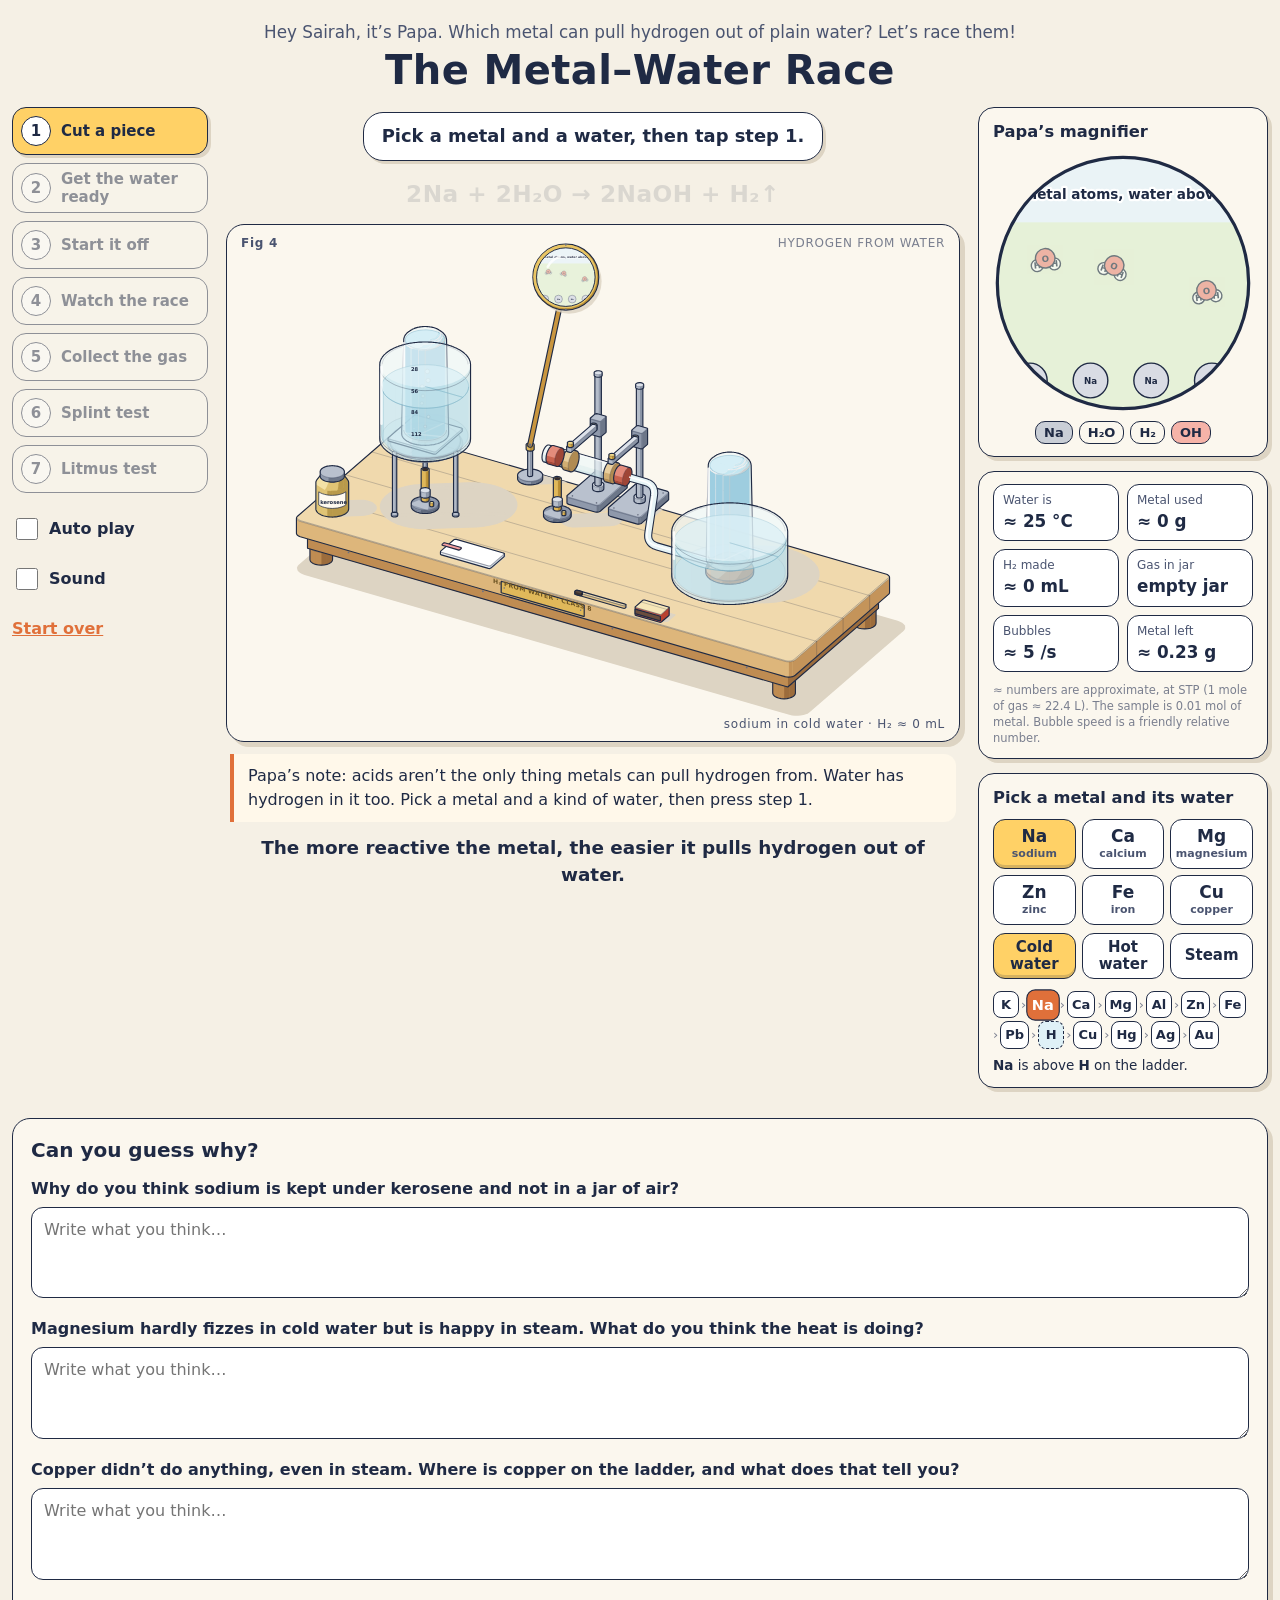
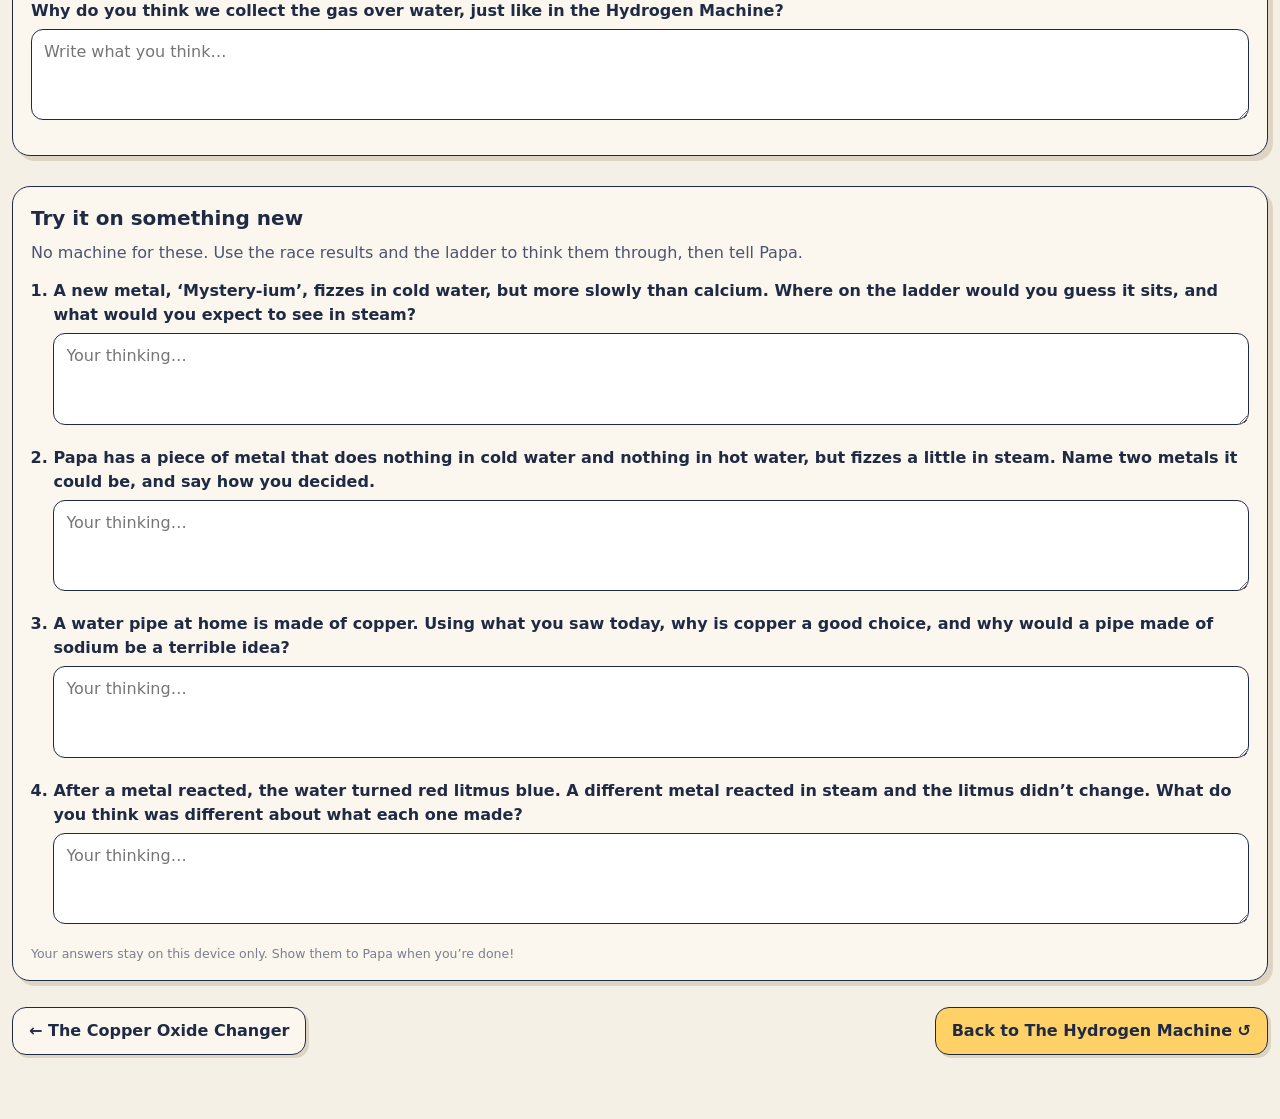
<file: machines/metal-water/index.html>
<!doctype html>
<html lang="en"><head><meta charset="utf-8">
<meta name="viewport" content="width=device-width, initial-scale=1">
<meta name="robots" content="noindex">
<title>The Metal–Water Race</title>
<style>:root{
  --paper:#f5f0e5;--card:#fbf7ee;--ink:#1f2a44;--ink2:#4a5470;--muted:#7a7f8f;--shadow:#ddd4c3;
  --accent:#e0703a;--accent2:#2f8f8a;--hi:#ffd166;
  --round:ui-rounded,"SF Pro Rounded","Arial Rounded MT Bold","Nunito","Varela Round","Trebuchet MS",system-ui,-apple-system,"Segoe UI",sans-serif;
}
*{box-sizing:border-box}
html{-webkit-text-size-adjust:100%}
body{margin:0;background:var(--paper);color:var(--ink);font:16px/1.5 var(--round);-webkit-font-smoothing:antialiased;overflow-x:hidden}
.page{width:min(1260px,100% - 24px);margin:20px auto 64px}
.top{text-align:center;margin:0 0 14px}
.hello{margin:0;font-size:1.05rem;color:var(--ink2)}
h1{margin:2px 0 0;font-size:clamp(1.7rem,4vw,2.5rem);letter-spacing:.01em;line-height:1.15}
h2{font-size:1.02rem;margin:0 0 8px}

/* ---------- layout ---------- */
.lab{display:grid;grid-template-columns:196px minmax(0,1fr) 290px;gap:18px;align-items:start}
.steps ol{list-style:none;margin:0;padding:0;display:flex;flex-direction:column;gap:8px}
.step{display:flex;align-items:center;gap:10px;width:100%;min-height:48px;padding:6px 12px 6px 8px;border:1.5px solid var(--ink);border-radius:14px;background:var(--card);color:var(--ink);font:600 15px/1.2 var(--round);text-align:left;cursor:pointer;box-shadow:3px 3px 0 var(--shadow);transition:transform .25s,box-shadow .25s,background .25s,opacity .25s}
.step:disabled{cursor:default;opacity:.48;box-shadow:none}
.step.done{opacity:1;background:#e5f2ea}
.step.next{background:var(--hi);animation:nudge 2.2s ease-in-out infinite}
.step.playing{opacity:1;background:#ffe7a8}
.step:focus-visible,.segb:focus-visible,.restart:focus-visible,textarea:focus-visible,.auto input:focus-visible{outline:2.5px solid var(--accent2);outline-offset:3px}
.num,.tick{flex:none;display:grid;place-items:center;width:30px;height:30px;border-radius:50%;border:1.5px solid var(--ink);background:#fff;font-weight:700}
.tick{display:none;background:#5cb176;color:#fff}
.step.done .num{display:none}.step.done .tick{display:grid}
@keyframes nudge{0%,100%{transform:translateX(0)}50%{transform:translateX(3px)}}
.modes{display:flex;flex-wrap:wrap;align-items:center;gap:6px 14px;margin-top:14px}
.auto{display:inline-flex;align-items:center;gap:8px;min-height:44px;font-weight:600;cursor:pointer}
.auto input{width:22px;height:22px;accent-color:var(--accent2)}
.restart{display:inline-flex;align-items:center;min-height:44px;color:var(--accent);font-weight:700}

.stage{min-width:0}
.hint{min-height:58px;display:flex;align-items:center;justify-content:center;margin-bottom:8px}
.hint-bubble{display:inline-block;padding:10px 18px;border:1.5px solid var(--ink);border-radius:20px;background:#fff;font-size:1.12rem;font-weight:700;box-shadow:3px 3px 0 var(--shadow);text-align:center}
.eq{text-align:center;font-size:clamp(1.05rem,2.6vw,1.45rem);font-weight:700;min-height:2em;letter-spacing:.02em}
.eqp{display:inline-block;opacity:.12;transform:translateY(4px);transition:opacity .6s,transform .6s}
.eqp.on{opacity:1;transform:none}
.eqp.no{color:var(--accent)}
.card{position:relative;background:var(--card);border:1.5px solid var(--ink);border-radius:18px;padding:30px 8px 30px;box-shadow:5px 5px 0 var(--shadow)}
.corner{position:absolute;font-size:12px;color:var(--muted);letter-spacing:.06em;white-space:nowrap}
.corner.fig{top:9px;left:14px;color:var(--ink2);font-weight:700}
.corner.title{top:9px;right:14px;text-transform:uppercase}
.corner.readout{bottom:8px;right:14px;color:var(--ink2);font-variant-numeric:tabular-nums}
.fig{display:block;width:100%;height:auto;overflow:visible}
.note{min-height:3em;margin:12px 4px 4px;padding:10px 14px;border-left:4px solid var(--accent);background:#fff8ea;border-radius:0 12px 12px 0;font-size:1rem}
.big{margin:12px 0 0;text-align:center;font-size:1.15rem;font-weight:800;color:var(--ink)}

.side{display:flex;flex-direction:column;gap:14px}
.panel{background:var(--card);border:1.5px solid var(--ink);border-radius:16px;padding:12px 14px;box-shadow:4px 4px 0 var(--shadow)}
.ionsvg{display:block;width:100%;max-width:260px;margin:0 auto}
.legend{display:flex;flex-wrap:wrap;gap:6px;justify-content:center;margin:8px 0 0;font-size:13px}
.key{display:inline-block;padding:1px 8px;border:1.2px solid var(--ink);border-radius:10px;font-weight:700}
.k-h{background:#f6b3a8}.k-cl{background:#a9dcb0}.k-m{background:#c9ced6}.k-h2{background:#fff;border-style:dashed}
.gauges{display:grid;grid-template-columns:1fr 1fr;gap:8px}
.chip{display:flex;flex-direction:column;padding:6px 9px;border:1.2px solid var(--ink);border-radius:12px;background:#fff;min-width:0}
.chip .cl{font-size:12px;color:var(--ink2)}
.chip b{font-size:1.05rem;font-variant-numeric:tabular-nums;white-space:nowrap}
.foot{grid-column:1/-1;margin:2px 0 0;font-size:11.5px;color:var(--muted);line-height:1.4}
.seg{display:grid;grid-template-columns:repeat(4,1fr);gap:6px}
.segb{min-height:52px;border:1.5px solid var(--ink);border-radius:12px;background:#fff;color:var(--ink);font:800 17px/1.1 var(--round);cursor:pointer;display:flex;flex-direction:column;align-items:center;justify-content:center;gap:2px;padding:4px 2px}
.segb small{font-size:11px;font-weight:600;color:var(--ink2)}
.segb[aria-checked="true"]{background:var(--hi);box-shadow:inset 0 -3px 0 rgba(31,42,68,.18)}
.ladder{list-style:none;display:flex;flex-wrap:wrap;gap:3px 2px;align-items:center;margin:12px 0 4px;padding:0}
.ladder li{min-width:26px;padding:3px 4px;text-align:center;border:1.2px solid var(--ink);border-radius:8px;background:#fff;font-size:13px;font-weight:700}
.ladder li.gap{border:0;background:none;min-width:0;padding:0;color:var(--muted);font-weight:400}
.ladder li.hyd{background:#dff1f7;border-style:dashed}
.ladder li.pick{background:var(--accent);color:#fff;transform:scale(1.12)}
.ladder-note{margin:6px 0 0;font-size:13.5px}

.guess{margin-top:30px;background:var(--card);border:1.5px solid var(--ink);border-radius:18px;padding:16px 18px;box-shadow:5px 5px 0 var(--shadow)}
.guess h2{font-size:1.25rem}
.q{display:block;margin:12px 0}
.q span{display:block;font-weight:700;margin-bottom:6px}
textarea{width:100%;min-height:72px;padding:10px 12px;border:1.5px solid var(--ink);border-radius:12px;background:#fff;color:var(--ink);font:16px/1.45 var(--round);resize:vertical}
.saved{margin:4px 0 0;font-size:12.5px;color:var(--muted)}

/* ---------- the drawing: inked children's-book look ---------- */
.fig{--l:#fff;--m:#eee;--d:#ccc}
.s .f{fill:var(--m)}
.s .h0,.s .h1{fill:var(--d)}
.s .h2,.s .h3{fill:var(--m)}
.s .t{fill:var(--l)}
.s[data-seamless] .h0,.s[data-seamless] .h1{stroke:var(--d);stroke-width:.4}
.s[data-seamless] .h2,.s[data-seamless] .h3{stroke:var(--m);stroke-width:.4}
.s .o{fill:none;stroke:var(--ink);stroke-width:1.4;stroke-linejoin:round;stroke-linecap:round}
.s .c,.s .b{fill:none;stroke:var(--ink);stroke-width:.7;opacity:.5;stroke-linecap:round}
.m-wood{--l:#f0d9ad;--m:#ddb67b;--d:#c4945a}
.m-wood-d{--l:#d9ad72;--m:#bf8c52;--d:#9c6c3c}
.m-steel{--l:#dde2ea;--m:#b5bdca;--d:#8b95a6}
.m-steel-d{--l:#b9c1ce;--m:#8f99ab;--d:#6d7789}
.m-brass{--l:#f5dc8c;--m:#e0b85a;--d:#b88e35}
.m-rubber{--l:#e48c7c;--m:#c9634f;--d:#9f4637}
.m-cork{--l:#e9cf9e;--m:#d1ae73;--d:#b08b52}
.m-terra{--l:#f0b48a;--m:#d98a5e;--d:#b66a42}
.m-amber{--l:#e9b77c;--m:#cf8d4e;--d:#a96a33}
.m-splint{--l:#f4dfb1;--m:#e2c48a;--d:#c9a666}
.m-char{--l:#5a4a42;--m:#3e332e;--d:#2b2420}
.m-box{--l:#f6e6b8;--m:#e35d4a;--d:#b8432f}
.m-strike{--l:#7a5a4a;--m:#6b4d3d;--d:#5a3e30}
.m-metal{--l:#e4e8ec;--m:#b9c0c8;--d:#8d96a1}
[data-metal="Mg"] .m-metal,.metal-Mg .m-metal{--l:#f5f7f9;--m:#d9dee4;--d:#b3bbc5}
[data-metal="Fe"] .m-metal{--l:#a9a49f;--m:#7f7973;--d:#5d5752}
[data-metal="Cu"] .m-metal{--l:#f1a679;--m:#d4784a;--d:#a85a33}
.m-glass .f{fill:#e6f3f5;fill-opacity:.18}
.m-glass .h0,.m-glass .h1{fill:#b9dbe3;fill-opacity:.38;stroke:none}
.m-glass .h2,.m-glass .h3{fill:#d6ecf0;fill-opacity:.22;stroke:none}
.m-glass .t{fill:#ffffff;fill-opacity:.35}
.m-glass-s{--l:#f2fafb;--m:#d8ecf0;--d:#b5d6de}
.m-plate .f{fill-opacity:.5}
.glass-back{fill:#d7ebef;fill-opacity:.45}
.glass-floor{fill:#cfe5ea;fill-opacity:.5;stroke:var(--ink);stroke-width:.6;stroke-opacity:.35}
.ln{fill:none;stroke:var(--ink);stroke-width:.8;stroke-linecap:round;stroke-linejoin:round}
.ln.faint{stroke-opacity:.35}
.ln.glassline{stroke-opacity:.45;stroke-width:.8}
.ln.tick{stroke-width:.9}
.ln.waterline{stroke:#2c7da0;stroke-opacity:.6;stroke-width:.9}
.shine{fill:none;stroke:#fff;stroke-width:3;stroke-linecap:round;opacity:.85}
.shine.thin{stroke-width:1.6;opacity:.75}
.shd{fill:var(--shadow)}
.shd.paper{fill:var(--shadow)}
.dot{fill:var(--ink)}
.dot.screw{fill:#6a7183}
.hole{fill:#3b2f2a;stroke:var(--ink);stroke-width:.8}
.cup-in{fill:#c5dde3;stroke:var(--ink);stroke-width:1}
.acid-in,.pour{fill:none}
.acid-in{fill:#d9eaa0;stroke:none}
.pour{stroke:#c9de7e;stroke-width:4.5;stroke-linecap:round;fill:none}
.acid-body{fill:#d6eb93;fill-opacity:.55}
.acid-top{fill:#eef7c4;fill-opacity:.8}
.acid-line{fill:none;stroke:#7d9a2c;stroke-width:.9;stroke-opacity:.8}
.w-body{fill:#9fd3e6;fill-opacity:.36}
.w-top{fill:#c8e9f3;fill-opacity:.55;stroke:#2c7da0;stroke-opacity:.5;stroke-width:.8}
.jw-body{fill:#4aa3cc;fill-opacity:.7}
.jw-top{fill:#b9e3f1;fill-opacity:.95;stroke:#2c7da0;stroke-width:.8;stroke-opacity:.7}
.bub{fill:#fff;fill-opacity:.85;stroke:var(--ink);stroke-width:.6}
.tube-ink{fill:none;stroke:var(--ink);stroke-linecap:butt;stroke-linejoin:round}
.tube-glass{fill:none;stroke:#e7f4f6;stroke-linecap:butt;stroke-linejoin:round}
.tube-shine{fill:none;stroke:#fff;stroke-linecap:butt;stroke-linejoin:round;opacity:.9}
.tube-end{fill:#cfe6ea;stroke:var(--ink);stroke-width:1}
.label{fill:#fffaf0;stroke:var(--ink);stroke-width:.9}
.label-t{font:800 8.4px var(--round);fill:var(--ink)}
.engrave{font:800 5.6px var(--round);fill:#6b5222;letter-spacing:.06em}
.jar-num{font:700 6.4px var(--round);fill:var(--ink)}
.handle-ink{stroke:var(--ink);stroke-width:7.4;stroke-linecap:round}
.handle{stroke:#c9963f;stroke-width:4.6;stroke-linecap:round}
.lens-shadow{fill:var(--shadow);opacity:.8}
.lens-rim-d{fill:#b88e35;stroke:var(--ink);stroke-width:1.4}
.lens-rim{fill:#e9c565}
.lens-glass{fill:#ffffff;fill-opacity:.08;stroke:var(--ink);stroke-width:1.2}
.lens-glint{fill:none;stroke:#fff;stroke-width:3;stroke-linecap:round;opacity:.8}
.flame-o{fill:#ffb347;stroke:#c85a1c;stroke-width:.9}
.flame-i{fill:#fff3b0}
.pop-o{fill:#bfe2ff;fill-opacity:.85;stroke:#3a7bd5;stroke-width:1.2}
.pop-i{fill:#f2fbff}
.pow text{font:900 22px var(--round);text-anchor:middle;paint-order:stroke}
.pow .pow-back{fill:none;stroke:var(--ink);stroke-width:5;stroke-linejoin:round}
.pow .pow-front{fill:#ffd166}
.pow.big text{font-size:38px}
.pow.big .pow-front{fill:#ff8a5b}
.pow.small text{font-size:15px}
.pow.small .pow-front{fill:#fff}
.pow.quiet text{font-size:17px}
.pow.quiet .pow-front{fill:#fff}
.pow-in{animation:pow 1.9s cubic-bezier(.2,1.4,.4,1) both}
@keyframes pow{0%{transform:scale(.2) rotate(-8deg);opacity:0}12%{transform:scale(1.08) rotate(-4deg);opacity:1}25%{transform:scale(1) rotate(-3deg)}80%{opacity:1;transform:translateY(-6px) rotate(-3deg)}100%{opacity:0;transform:translateY(-14px) rotate(-3deg)}}

/* ion scene */
.ion-bg{fill:#eaf3f6}
.ion-liquid{fill:#e4f1bf;transition:opacity .4s}
.ion-rim{fill:none;stroke:var(--ink);stroke-width:3}
.atom circle{stroke:var(--ink);stroke-width:1.4}
.atom text{font:800 10px var(--round);text-anchor:middle;fill:var(--ink)}
.metal-atom circle,.mion circle{fill:#c9ced6}
#ions[data-metal="Mg"] .metal-atom circle,#ions[data-metal="Mg"] .mion circle{fill:#eef1f4}
#ions[data-metal="Fe"] .metal-atom circle,#ions[data-metal="Fe"] .mion circle{fill:#a7a19b}
#ions[data-metal="Cu"] .metal-atom circle{fill:#eaa175}
.mion.charged circle{stroke-dasharray:3 2}
.mion text{font-size:9px}
.hion circle{fill:#f6b3a8}
.hion text{font-size:9px}
.cl circle{fill:#a9dcb0}
.h2-bubble{fill:#fff;fill-opacity:.55;stroke:var(--ink);stroke-width:1.2}
.h2-atom{fill:#fff;stroke:var(--ink);stroke-width:1.3}
.h2-t{font:800 9px var(--round);text-anchor:middle;fill:var(--ink)}
.ion-cap{font:800 12.5px var(--round);fill:var(--ink);paint-order:stroke;stroke:#fff;stroke-width:4;stroke-linejoin:round}

/* ---------- tablet ---------- */
@media (max-width:1099px){
  .lab{grid-template-columns:180px minmax(0,1fr)}
  .side{grid-column:1/-1;display:grid;grid-template-columns:repeat(auto-fit,minmax(250px,1fr))}
}
/* ---------- phone: steps become a scrollable strip above the figure ---------- */
@media (max-width:699px){
  .page{width:calc(100% - 16px);margin-top:12px}
  .lab{grid-template-columns:minmax(0,1fr);gap:10px}
  .steps{margin:0 -8px;padding:0 8px}
  .steps ol{flex-direction:row;overflow-x:auto;scroll-snap-type:x proximity;padding:2px 2px 8px;-webkit-overflow-scrolling:touch;scrollbar-width:thin}
  .steps li{flex:none;scroll-snap-align:start}
  .step{width:auto;min-width:142px;font-size:14px}
  .modes{margin-top:4px;gap:2px 16px}
  .hint{min-height:50px}
  .hint-bubble{font-size:1rem;padding:8px 12px}
  .card{padding:28px 2px 30px;border-radius:14px}
  .corner.title{display:none}
  .side{display:flex}
}
@media (prefers-reduced-motion:reduce){
  .step.next{animation:none}
  .pow-in{animation:none}
  .eqp{transition:none}
}

.jg-body{fill:#fffdf4;fill-opacity:.55}
.jar-gas{font:900 11px var(--round);fill:var(--ink)}

/* ---------- next-machine link, and the Fig label must not take the drawing's width ---------- */
.corner.fig{width:auto}
.trail{display:flex;justify-content:space-between;gap:12px;flex-wrap:wrap;margin:26px 0 0}
.trail-link{display:inline-flex;align-items:center;min-height:48px;padding:8px 16px;border:1.5px solid var(--ink);border-radius:14px;background:var(--card);color:var(--ink);font-weight:800;text-decoration:none;box-shadow:3px 3px 0 var(--shadow)}
.trail-link.next{background:var(--hi)}
.trail-link:focus-visible{outline:2.5px solid var(--accent2);outline-offset:3px}

/* ---------- series additions (shared by the Hydrogen-chapter machines) ---------- */
.series .eq{min-height:2.2em}
.corner.fig{width:auto}
.idcard{display:flex;flex-wrap:wrap;justify-content:center;gap:6px;margin:0 0 8px}
.idk{display:inline-block;padding:2px 10px;border:1.4px dashed var(--ink2);border-radius:12px;background:transparent;color:var(--muted);font-size:13.5px;font-weight:700;transition:background .5s,color .5s,border-color .5s}
.idk.on{border-style:solid;border-color:var(--ink);background:#fff;color:var(--ink)}
.series .seg.many{grid-template-columns:repeat(4,1fr)}
.series .seg.many .segb{min-height:48px;font-size:16px}
.apply-intro{margin:0 0 6px;color:var(--ink2)}
.apply-list{margin:0;padding-left:1.4em}
.apply-list .q{display:list-item;margin:14px 0}
.apply-list .q::marker{font-weight:800}
.trail{display:flex;justify-content:space-between;gap:12px;flex-wrap:wrap;margin:26px 0 0}
.trail-link{display:inline-flex;align-items:center;min-height:48px;padding:8px 16px;border:1.5px solid var(--ink);border-radius:14px;background:var(--card);color:var(--ink);font-weight:800;text-decoration:none;box-shadow:3px 3px 0 var(--shadow)}
.trail-link.next{background:var(--hi)}
.trail-link:focus-visible,.slot:focus-visible{outline:2.5px solid var(--accent2);outline-offset:3px}

/* tap-to-choose slots (her answer, never marked) */
.slot{min-height:44px;min-width:9.5em;padding:6px 12px;border:1.5px dashed var(--ink);border-radius:12px;background:#fff;color:var(--muted);font:700 15px/1.2 var(--round);cursor:pointer}
.slot.picked{border-style:solid;background:#fff3cf;color:var(--ink)}

/* extra materials */
.m-cyl{--l:#f08a7a;--m:#d9533f;--d:#a93a2b}
.m-porc{--l:#ffffff;--m:#ece9e2;--d:#cdc8bd}
.m-candle{--l:#fff7e3;--m:#f4e4bd;--d:#dcc596}
.m-tile{--l:#ffffff;--m:#e9eef2;--d:#c9d2da}
.m-kero{--l:#f4e2a6;--m:#e0c475;--d:#b99a4b}
.m-blue{--l:#8cc3ef;--m:#4f97d6;--d:#336fa8}
.m-red{--l:#f3a0a0;--m:#e06464;--d:#b44646}
.m-soap{--l:#f3eefc;--m:#ddd2f2;--d:#bcaee0}
.m-black{--l:#59606e;--m:#3a404c;--d:#262a33}
.m-sand{--l:#f2deaa;--m:#ddc07c;--d:#bf9f58}
.hose-ink{fill:none;stroke:var(--ink);stroke-linecap:round;stroke-linejoin:round}
.hose-body{fill:none;stroke:#c9634f;stroke-linecap:round;stroke-linejoin:round}
.hose-shine{fill:none;stroke:#f0a596;stroke-linecap:round;stroke-linejoin:round;opacity:.9}
.bflame-o{fill:#8ec5ff;fill-opacity:.85;stroke:#3a7bd5;stroke-width:.9}
.bflame-i{fill:#e8f4ff}
.h2flame-o{fill:#bfe2ff;fill-opacity:.75;stroke:#5b95dd;stroke-width:.8}
.h2flame-i{fill:#f4fbff;fill-opacity:.9}
.smoke{fill:none;stroke:#9aa0ab;stroke-width:1.6;stroke-linecap:round;opacity:.7}
.waft{fill:none;stroke:var(--ink2);stroke-width:1.4;stroke-linecap:round;opacity:.75}
.drop{fill:#7fc3e6;stroke:var(--ink);stroke-width:.6}
.fog{fill:#ffffff;fill-opacity:.0}
.flow{fill:#fff;stroke:var(--ink);stroke-width:.5}
.lcd{fill:#cfe6c8;stroke:var(--ink);stroke-width:1}
.lcd-t{font:800 11px ui-monospace,Menlo,Consolas,monospace;fill:#1f2a44}
.tag{font:800 7px var(--round);fill:var(--ink)}

/* phone: the magnifier and numbers sit right under the figure, and the steps stay in reach */
@media (max-width:699px){
  .series .lab{display:flex;flex-direction:column;align-items:stretch;width:100%;min-width:0}
  .series .lab>*,.series .stage>*,.series .side>*{min-width:0;max-width:100%}
  .series .stage,.series .side{display:contents}
  .series .steps{order:0;position:sticky;top:0;z-index:5;background:var(--paper);margin:0;padding:6px 0 0;box-shadow:0 6px 8px -8px rgba(31,42,68,.35)}
  .series .steps ol{padding:2px 2px 6px}
  .series .hint{order:1}
  .series .idcard{order:2}
  .series .eq{order:2}
  .series .card{order:3}
  .series .lens-panel{order:4}
  .series .gauges{order:5}
  .series .note{order:6;margin-top:0}
  .series .big{order:7;margin-top:0}
  .series .metals{order:8}
  .series .lens-panel{display:grid;grid-template-columns:132px 1fr;align-items:center;gap:4px 12px;padding:10px 12px}
  .series .lens-panel h2{grid-column:1/-1;margin:0}
  .series .lens-panel .ionsvg{grid-row:2/4;max-width:132px}
  .series .lens-panel .legend{justify-content:flex-start;margin:0}
  .series .modes{gap:0 14px;margin-top:0}
  .series .modes .auto{min-height:44px}
  .series .step{min-height:44px}
}

/* ---------- The Metal–Water Race ---------- */
.m-gauze{--l:#c5cbd6;--m:#a3abba;--d:#7f8899}
.m-wool{--l:#f4ecda;--m:#e6d9bd;--d:#cbbb98}
.m-lump{--l:#d9dce4;--m:#b4b9c5;--d:#8d93a0}
.m-litmus{--l:#f3a0a0;--m:#e06464;--d:#b44646}
.wet-wool{fill:#8ec5e6;fill-opacity:.45}
.glow-b{fill:#fff6c8;stroke:#ffb347;stroke-width:1.4}
.hot-glow{fill:#ffb36b;fill-opacity:.55}
.milk{fill:#fff;fill-opacity:.8}
.label-t.sm{font-size:6.4px}
.ln.ring{stroke:#6d7789;stroke-width:2.2}
.steamdot{fill:#fff;fill-opacity:.8;stroke:#9ab0be;stroke-width:.5}
.k-oh{background:#f6b3a8}
.seg.many3{grid-template-columns:repeat(3,1fr)}
.seg.water3{grid-template-columns:repeat(3,1fr);margin-top:8px}
.seg.many3 .segb{min-height:50px}
.seg.water3 .segb{min-height:46px;font-size:15px}
.mol circle{stroke:var(--ink);stroke-width:1.3}
.a-h{fill:#fff}.a-o{fill:#f28b82}.a-m{fill:#c9ced6}
.mol-t{font:800 8px var(--round);text-anchor:middle;fill:var(--ink)}
.oh-tag circle{fill:#f6b3a8}
</style>
</head>
<body>
<main class="page series">
  <header class="top">
    <p class="hello">Hey Sairah, it’s Papa. Which metal can pull hydrogen out of plain water? Let’s race them!</p>
    <h1>The Metal–Water Race</h1>
  </header>

  <section class="lab" aria-label="The Metal–Water Race">
    <nav class="steps" aria-label="Steps">
      <ol><li><button class="step" type="button" data-step="0" disabled><span class="num" aria-hidden="true">1</span><span class="tick" aria-hidden="true">✓</span><span class="lbl">Cut a piece</span></button></li><li><button class="step" type="button" data-step="1" disabled><span class="num" aria-hidden="true">2</span><span class="tick" aria-hidden="true">✓</span><span class="lbl">Get the water ready</span></button></li><li><button class="step" type="button" data-step="2" disabled><span class="num" aria-hidden="true">3</span><span class="tick" aria-hidden="true">✓</span><span class="lbl">Start it off</span></button></li><li><button class="step" type="button" data-step="3" disabled><span class="num" aria-hidden="true">4</span><span class="tick" aria-hidden="true">✓</span><span class="lbl">Watch the race</span></button></li><li><button class="step" type="button" data-step="4" disabled><span class="num" aria-hidden="true">5</span><span class="tick" aria-hidden="true">✓</span><span class="lbl">Collect the gas</span></button></li><li><button class="step" type="button" data-step="5" disabled><span class="num" aria-hidden="true">6</span><span class="tick" aria-hidden="true">✓</span><span class="lbl">Splint test</span></button></li><li><button class="step" type="button" data-step="6" disabled><span class="num" aria-hidden="true">7</span><span class="tick" aria-hidden="true">✓</span><span class="lbl">Litmus test</span></button></li></ol>
      <div class="modes">
        <label class="auto"><input type="checkbox" id="auto"> <span>Auto play</span></label>
        <label class="auto"><input type="checkbox" id="sound"> <span>Sound</span></label>
        <a href="#" id="restart" class="restart">Start over</a>
      </div>
    </nav>

    <div class="stage">
      <div class="hint" aria-live="polite"><span class="hint-bubble" id="hint">Tap step 1 to start.</span></div>
      <div class="eq" aria-label="Equation"><span id="eqA" class="eqp">2Na</span> <span id="eqB" class="eqp">+ 2H₂O</span> <span id="eqC" class="eqp">→ 2NaOH + H₂↑</span></div>
      <div class="card">
        <div class="corner fig">Fig 4</div>
        <div class="corner title" id="figTitle">Hydrogen from water</div>
        <svg class="fig" viewBox="0 0 880 560" role="img" aria-label="Two stations for making hydrogen from water. On the left a beaker of water sits on a tripod over a burner, with a gas jar upside down in it. On the right, steam passes over hot metal in a hard-glass tube and the gas goes to a jar over a beehive shelf in a trough. A tile holds the metal piece and a strip of litmus paper, with a splint and matches nearby.">
<defs>
  <clipPath id="benchTop"><path d="M75.5 323.4L75.9 322.2L76.8 321.1L191.4 221.8L192.9 220.9L194.8 220.1L197.1 219.7L199.5 219.5L201.9 219.7L204.1 220.1L799.8 392.1L801.7 392.8L803.2 393.8L804.1 394.9L804.5 396.1L804.5 396.1L804.1 397.3L803.2 398.4L688.6 497.7L687.1 498.7L685.2 499.4L682.9 499.9L680.5 500L678.1 499.9L675.9 499.4L80.2 327.5L78.3 326.7L76.8 325.8L75.9 324.6L75.5 323.4Z"/></clipPath>
  <clipPath id="lensClip"><circle cx="406.6" cy="27.2" r="36"/></clipPath>
</defs>
<g id="scene">
<path class="shd paper" d="M66.3 377.6L66.4 375.8L67.2 374L68.7 372.3L183.4 273L185.5 271.6L188.2 270.3L191.3 269.4L194.7 268.7L198.3 268.4L201.9 268.5L205.4 268.9L208.8 269.6L804.5 441.6L807.4 442.7L809.9 444L811.8 445.5L813.1 447.2L813.7 449L813.7 449.2L813.6 451L812.8 452.8L811.3 454.4L696.6 553.7L694.5 555.2L691.8 556.4L688.7 557.4L685.3 558L681.7 558.3L678.1 558.3L674.6 557.9L671.2 557.1L75.5 385.2L72.6 384.1L70.1 382.8L68.2 381.2L66.9 379.5L66.3 377.7Z" transform="translate(10 8)"/><g class="s m-wood-d "><path class="f" d="M191.2 272.3L191.7 270.5L193.1 268.8L195.3 267.4L198.2 266.3L201.5 265.6L205.1 265.3L208.8 265.6L212.1 266.3L215 267.4L217.2 268.8L218.6 270.5L219.1 272.3L219.1 288.4L218.6 290.2L217.2 291.9L215 293.3L212.1 294.4L208.8 295.1L205.1 295.4L201.5 295.1L198.2 294.4L195.3 293.3L193.1 291.9L191.7 290.2L191.2 288.4Z"/><path class="h0" d="M217.2 291.9L215 293.3L215 277.2L217.2 275.8ZM215 293.3L212.1 294.4L212.1 278.3L215 277.2ZM219.1 288.4L218.6 290.2L218.6 274.1L219.1 272.3ZM218.6 290.2L217.2 291.9L217.2 275.8L218.6 274.1Z"/><path class="h1" d="M212.1 294.4L208.8 295.1L208.8 279L212.1 278.3ZM208.8 295.1L205.1 295.4L205.1 279.3L208.8 279Z"/><path class="h2" d="M205.1 295.4L201.5 295.1L201.5 279L205.1 279.3ZM201.5 295.1L198.2 294.4L198.2 278.3L201.5 279Z"/><path class="h3" d="M198.2 294.4L195.3 293.3L195.3 277.2L198.2 278.3ZM195.3 293.3L193.1 291.9L193.1 275.8L195.3 277.2ZM193.1 291.9L191.7 290.2L191.7 274.1L193.1 275.8ZM191.7 290.2L191.2 288.4L191.2 272.3L191.7 274.1Z"/><path class="t" d="M217.2 275.8L215 277.2L212.1 278.3L208.8 279L205.1 279.3L201.5 279L198.2 278.3L195.3 277.2L193.1 275.8L191.7 274.1L191.2 272.3L191.7 270.5L193.1 268.8L195.3 267.4L198.2 266.3L201.5 265.6L205.1 265.3L208.8 265.6L212.1 266.3L215 267.4L217.2 268.8L218.6 270.5L219.1 272.3L218.6 274.1Z"/><path class="c" d="M219.1 272.3L218.6 274.1L217.2 275.8L215 277.2L212.1 278.3L208.8 279L205.1 279.3L201.5 279L198.2 278.3L195.3 277.2L193.1 275.8L191.7 274.1L191.2 272.3"/><path class="o" d="M191.2 272.3L191.7 270.5L193.1 268.8L195.3 267.4L198.2 266.3L201.5 265.6L205.1 265.3L208.8 265.6L212.1 266.3L215 267.4L217.2 268.8L218.6 270.5L219.1 272.3M219.1 288.4L218.6 290.2L217.2 291.9L215 293.3L212.1 294.4L208.8 295.1L205.1 295.4L201.5 295.1L198.2 294.4L195.3 293.3L193.1 291.9L191.7 290.2L191.2 288.4M191.2 272.3L191.2 288.4M219.1 272.3L219.1 288.4"/></g><g class="s m-wood-d "><path class="f" d="M760.1 436.5L760.5 434.7L761.9 433L764.1 431.6L767 430.5L770.4 429.8L774 429.5L777.6 429.8L781 430.5L783.9 431.6L786.1 433L787.5 434.7L787.9 436.5L787.9 452.6L787.5 454.4L786.1 456.1L783.9 457.5L781 458.7L777.6 459.4L774 459.6L770.4 459.4L767 458.7L764.1 457.5L761.9 456.1L760.5 454.4L760.1 452.6Z"/><path class="h0" d="M786.1 456.1L783.9 457.5L783.9 441.4L786.1 440ZM783.9 457.5L781 458.7L781 442.6L783.9 441.4ZM787.9 452.6L787.5 454.4L787.5 438.3L787.9 436.5ZM787.5 454.4L786.1 456.1L786.1 440L787.5 438.3Z"/><path class="h1" d="M781 458.7L777.6 459.4L777.6 443.3L781 442.6ZM777.6 459.4L774 459.6L774 443.5L777.6 443.3Z"/><path class="h2" d="M774 459.6L770.4 459.4L770.4 443.3L774 443.5ZM770.4 459.4L767 458.7L767 442.6L770.4 443.3Z"/><path class="h3" d="M767 458.7L764.1 457.5L764.1 441.4L767 442.6ZM764.1 457.5L761.9 456.1L761.9 440L764.1 441.4ZM761.9 456.1L760.5 454.4L760.5 438.3L761.9 440ZM760.5 454.4L760.1 452.6L760.1 436.5L760.5 438.3Z"/><path class="t" d="M786.1 440L783.9 441.4L781 442.6L777.6 443.3L774 443.5L770.4 443.3L767 442.6L764.1 441.4L761.9 440L760.5 438.3L760.1 436.5L760.5 434.7L761.9 433L764.1 431.6L767 430.5L770.4 429.8L774 429.5L777.6 429.8L781 430.5L783.9 431.6L786.1 433L787.5 434.7L787.9 436.5L787.5 438.3Z"/><path class="c" d="M787.9 436.5L787.5 438.3L786.1 440L783.9 441.4L781 442.6L777.6 443.3L774 443.5L770.4 443.3L767 442.6L764.1 441.4L761.9 440L760.5 438.3L760.1 436.5"/><path class="o" d="M760.1 436.5L760.5 434.7L761.9 433L764.1 431.6L767 430.5L770.4 429.8L774 429.5L777.6 429.8L781 430.5L783.9 431.6L786.1 433L787.5 434.7L787.9 436.5M787.9 452.6L787.5 454.4L786.1 456.1L783.9 457.5L781 458.7L777.6 459.4L774 459.6L770.4 459.4L767 458.7L764.1 457.5L761.9 456.1L760.5 454.4L760.1 452.6M760.1 436.5L760.1 452.6M787.9 436.5L787.9 452.6"/></g><g class="s m-wood-d "><path class="f" d="M92.1 358.2L92.5 356.4L93.9 354.7L96.1 353.2L99 352.1L102.4 351.4L106 351.2L109.6 351.4L113 352.1L115.9 353.2L118.1 354.7L119.5 356.4L119.9 358.2L119.9 374.3L119.5 376.1L118.1 377.8L115.9 379.2L113 380.3L109.6 381L106 381.2L102.4 381L99 380.3L96.1 379.2L93.9 377.8L92.5 376.1L92.1 374.3Z"/><path class="h0" d="M118.1 377.8L115.9 379.2L115.9 363.1L118.1 361.7ZM115.9 379.2L113 380.3L113 364.2L115.9 363.1ZM119.9 374.3L119.5 376.1L119.5 360L119.9 358.2ZM119.5 376.1L118.1 377.8L118.1 361.7L119.5 360Z"/><path class="h1" d="M113 380.3L109.6 381L109.6 364.9L113 364.2ZM109.6 381L106 381.2L106 365.1L109.6 364.9Z"/><path class="h2" d="M106 381.2L102.4 381L102.4 364.9L106 365.1ZM102.4 381L99 380.3L99 364.2L102.4 364.9Z"/><path class="h3" d="M99 380.3L96.1 379.2L96.1 363.1L99 364.2ZM96.1 379.2L93.9 377.8L93.9 361.7L96.1 363.1ZM93.9 377.8L92.5 376.1L92.5 360L93.9 361.7ZM92.5 376.1L92.1 374.3L92.1 358.2L92.5 360Z"/><path class="t" d="M118.1 361.7L115.9 363.1L113 364.2L109.6 364.9L106 365.1L102.4 364.9L99 364.2L96.1 363.1L93.9 361.7L92.5 360L92.1 358.2L92.5 356.4L93.9 354.7L96.1 353.2L99 352.1L102.4 351.4L106 351.2L109.6 351.4L113 352.1L115.9 353.2L118.1 354.7L119.5 356.4L119.9 358.2L119.5 360Z"/><path class="c" d="M119.9 358.2L119.5 360L118.1 361.7L115.9 363.1L113 364.2L109.6 364.9L106 365.1L102.4 364.9L99 364.2L96.1 363.1L93.9 361.7L92.5 360L92.1 358.2"/><path class="o" d="M92.1 358.2L92.5 356.4L93.9 354.7L96.1 353.2L99 352.1L102.4 351.4L106 351.2L109.6 351.4L113 352.1L115.9 353.2L118.1 354.7L119.5 356.4L119.9 358.2M119.9 374.3L119.5 376.1L118.1 377.8L115.9 379.2L113 380.3L109.6 381L106 381.2L102.4 381L99 380.3L96.1 379.2L93.9 377.8L92.5 376.1L92.1 374.3M92.1 358.2L92.1 374.3M119.9 358.2L119.9 374.3"/></g><g class="s m-wood-d "><path class="f" d="M660.9 522.4L661.4 520.6L662.8 518.9L665 517.5L667.9 516.3L671.2 515.7L674.9 515.4L678.5 515.7L681.8 516.3L684.7 517.5L686.9 518.9L688.3 520.6L688.8 522.4L688.8 538.5L688.3 540.3L686.9 542L684.7 543.4L681.8 544.5L678.5 545.2L674.9 545.5L671.2 545.2L667.9 544.5L665 543.4L662.8 542L661.4 540.3L660.9 538.5Z"/><path class="h0" d="M686.9 542L684.7 543.4L684.7 527.3L686.9 525.9ZM684.7 543.4L681.8 544.5L681.8 528.4L684.7 527.3ZM688.8 538.5L688.3 540.3L688.3 524.2L688.8 522.4ZM688.3 540.3L686.9 542L686.9 525.9L688.3 524.2Z"/><path class="h1" d="M681.8 544.5L678.5 545.2L678.5 529.1L681.8 528.4ZM678.5 545.2L674.9 545.5L674.9 529.4L678.5 529.1Z"/><path class="h2" d="M674.9 545.5L671.2 545.2L671.2 529.1L674.9 529.4ZM671.2 545.2L667.9 544.5L667.9 528.4L671.2 529.1Z"/><path class="h3" d="M667.9 544.5L665 543.4L665 527.3L667.9 528.4ZM665 543.4L662.8 542L662.8 525.9L665 527.3ZM662.8 542L661.4 540.3L661.4 524.2L662.8 525.9ZM661.4 540.3L660.9 538.5L660.9 522.4L661.4 524.2Z"/><path class="t" d="M686.9 525.9L684.7 527.3L681.8 528.4L678.5 529.1L674.9 529.4L671.2 529.1L667.9 528.4L665 527.3L662.8 525.9L661.4 524.2L660.9 522.4L661.4 520.6L662.8 518.9L665 517.5L667.9 516.3L671.2 515.7L674.9 515.4L678.5 515.7L681.8 516.3L684.7 517.5L686.9 518.9L688.3 520.6L688.8 522.4L688.3 524.2Z"/><path class="c" d="M688.8 522.4L688.3 524.2L686.9 525.9L684.7 527.3L681.8 528.4L678.5 529.1L674.9 529.4L671.2 529.1L667.9 528.4L665 527.3L662.8 525.9L661.4 524.2L660.9 522.4"/><path class="o" d="M660.9 522.4L661.4 520.6L662.8 518.9L665 517.5L667.9 516.3L671.2 515.7L674.9 515.4L678.5 515.7L681.8 516.3L684.7 517.5L686.9 518.9L688.3 520.6L688.8 522.4M688.8 538.5L688.3 540.3L686.9 542L684.7 543.4L681.8 544.5L678.5 545.2L674.9 545.5L671.2 545.2L667.9 544.5L665 543.4L662.8 542L661.4 540.3L660.9 538.5M660.9 522.4L660.9 538.5M688.8 522.4L688.8 538.5"/></g><g class="s m-wood-d "><path class="f" d="M89.1 341.7L200.6 245.1L790.9 415.5L790.9 434.3L679.4 530.9L89.1 360.4Z"/><path class="h0" d="M790.9 434.3L679.4 530.9L679.4 512.1L790.9 415.5Z"/><path class="h3" d="M679.4 530.9L89.1 360.4L89.1 341.7L679.4 512.1Z"/><path class="t" d="M790.9 415.5L679.4 512.1L89.1 341.7L200.6 245.1Z"/><path class="c" d="M790.9 415.5L679.4 512.1L89.1 341.7"/><path class="o" d="M89.1 341.7L200.6 245.1L790.9 415.5M790.9 434.3L679.4 530.9L89.1 360.4M790.9 415.5L790.9 434.3M89.1 341.7L89.1 360.4"/></g><g class="s m-wood "><path class="f" d="M75.5 323.4L75.9 322.2L76.8 321.1L191.4 221.8L192.9 220.9L194.8 220.1L197.1 219.7L199.5 219.5L201.9 219.7L204.1 220.1L799.8 392.1L801.7 392.8L803.2 393.8L804.1 394.9L804.5 396.1L804.5 414.9L804.1 416.1L803.2 417.2L688.6 516.5L687.1 517.5L685.2 518.2L682.9 518.7L680.5 518.8L678.1 518.7L675.9 518.2L80.2 346.2L78.3 345.5L76.8 344.5L75.9 343.4L75.5 342.2Z"/><path class="h0" d="M804.5 414.9L804.1 416.1L804.1 397.3L804.5 396.1ZM804.1 416.1L803.2 417.2L803.2 398.4L804.1 397.3ZM803.2 417.2L688.6 516.5L688.6 497.7L803.2 398.4ZM688.6 516.5L687.1 517.5L687.1 498.7L688.6 497.7ZM687.1 517.5L685.2 518.2L685.2 499.4L687.1 498.7Z"/><path class="h1" d="M685.2 518.2L682.9 518.7L682.9 499.9L685.2 499.4ZM682.9 518.7L680.5 518.8L680.5 500L682.9 499.9Z"/><path class="h2" d="M680.5 518.8L678.1 518.7L678.1 499.9L680.5 500ZM678.1 518.7L675.9 518.2L675.9 499.4L678.1 499.9Z"/><path class="h3" d="M675.9 518.2L80.2 346.2L80.2 327.5L675.9 499.4ZM80.2 346.2L78.3 345.5L78.3 326.7L80.2 327.5ZM78.3 345.5L76.8 344.5L76.8 325.8L78.3 326.7ZM76.8 344.5L75.9 343.4L75.9 324.6L76.8 325.8ZM75.9 343.4L75.5 342.2L75.5 323.4L75.9 324.6Z"/><path class="t" d="M799.8 392.1L801.7 392.8L803.2 393.8L804.1 394.9L804.5 396.1L804.1 397.3L803.2 398.4L688.6 497.7L687.1 498.7L685.2 499.4L682.9 499.9L680.5 500L678.1 499.9L675.9 499.4L80.2 327.5L78.3 326.7L76.8 325.8L75.9 324.6L75.5 323.4L75.9 322.2L76.8 321.1L191.4 221.8L192.9 220.9L194.8 220.1L197.1 219.7L199.5 219.5L201.9 219.7L204.1 220.1Z"/><path class="c" d="M804.5 396.1L804.1 397.3L803.2 398.4L688.6 497.7L687.1 498.7L685.2 499.4L682.9 499.9L680.5 500L678.1 499.9L675.9 499.4L80.2 327.5L78.3 326.7L76.8 325.8L75.9 324.6L75.5 323.4"/><path class="b" d="M804.5 396.1L802.4 397.1L801.6 398L687 497.2L685.8 498L684.2 498.6L682.5 499L680.5 499.1L678.6 499L676.7 498.6L81.2 326.7L79.6 326.1L78.4 325.3L77.6 324.4L75.5 323.4"/><path class="o" d="M75.5 323.4L75.9 322.2L76.8 321.1L191.4 221.8L192.9 220.9L194.8 220.1L197.1 219.7L199.5 219.5L201.9 219.7L204.1 220.1L799.8 392.1L801.7 392.8L803.2 393.8L804.1 394.9L804.5 396.1M804.5 414.9L804.1 416.1L803.2 417.2L688.6 516.5L687.1 517.5L685.2 518.2L682.9 518.7L680.5 518.8L678.1 518.7L675.9 518.2L80.2 346.2L78.3 345.5L76.8 344.5L75.9 343.4L75.5 342.2M804.5 396.1L804.5 414.9M75.5 323.4L75.5 342.2"/></g><path class="ln faint" d="M168.2 242L780 418.6"/><path class="ln faint" d="M135.7 270.1L747.4 446.7"/><path class="ln faint" d="M103.1 298.3L714.9 474.9"/><path class="ln faint" d="M780 418.6L780 437.4"/><path class="ln faint" d="M747.4 446.7L747.4 465.5"/><path class="ln faint" d="M714.9 474.9L714.9 493.7"/><circle class="dot screw" cx="139.5" cy="365.6" r="1.1"/><circle class="dot screw" cx="304.7" cy="413.3" r="1.1"/><circle class="dot screw" cx="463.8" cy="459.2" r="1.1"/><circle class="dot screw" cx="628.9" cy="506.9" r="1.1"/><g class="s m-brass "><path class="f" d="M327.1 401.5L327.2 401.3L327.6 401.1L328 401.2L428.9 430.3L429.2 430.5L429.2 443.9L429.2 444.1L429.2 444.1L428.8 444.3L428.3 444.2L327.4 415.1L327.1 414.9Z"/><path class="h0" d="M429.2 443.9L429.2 444.1L429.2 430.7L429.2 430.5ZM429.2 444.1L428.8 444.3L428.8 430.9L429.2 430.7ZM327.2 401.3L327.2 401.3L327.2 414.7L327.2 414.7Z"/><path class="h2" d="M428.8 444.3L428.3 444.2L428.3 430.8L428.8 430.9Z"/><path class="h3" d="M428.3 444.2L327.4 415.1L327.4 401.7L428.3 430.8ZM327.4 415.1L327.1 414.9L327.1 401.5L327.4 401.7Z"/><path class="t" d="M428.9 430.3L429.2 430.5L429.2 430.7L429.2 430.7L428.8 430.9L428.3 430.8L327.4 401.7L327.1 401.5L327.2 401.3L327.2 401.3L327.6 401.1L328 401.2Z"/><path class="o" d="M429.2 430.7L429.2 430.7M327.1 401.5L327.2 401.3M327.2 401.3L327.6 401.1L328 401.2L428.9 430.3L429.2 430.5M429.2 443.9L429.2 444.1M429.2 444.1L428.8 444.3L428.3 444.2L327.4 415.1L327.1 414.9M327.2 414.7L327.2 414.7M429.2 430.5L429.2 443.9M429.2 430.7L429.2 444.1M429.2 430.7L429.2 444.1M327.1 401.5L327.1 414.9M327.2 401.3L327.2 414.7M327.2 401.3L327.2 414.7"/></g><text class="engrave" transform="matrix(1.342 0.387 0 1.342 377.876 420.287)" font-size="5.6" text-anchor="middle">H₂ FROM WATER · CLASS 8</text><circle class="dot screw" cx="330.9" cy="409.4" r="0.9"/><circle class="dot screw" cx="424.8" cy="436.5" r="0.9"/>
<g clip-path="url(#benchTop)"><path class="shd" d="M178 307.7L179.1 303.4L181.6 299.2L185.4 295.2L190.3 291.6L196.4 288.4L203.3 285.8L211 283.7L219.3 282.2L227.9 281.4L285.7 279.4L294.5 279.2L303.1 279.8L311.5 281.1L319.4 282.9L326.6 285.4L333 288.4L338.3 291.9L342.5 295.7L345.4 299.9L347 304.2L347.2 308.5L346.1 312.9L343.6 317.1L339.8 321L334.9 324.6L328.9 327.8L321.9 330.5L314.2 332.6L306 334L297.4 334.8L239.5 336.9L230.8 337L222.1 336.4L213.7 335.2L205.8 333.3L198.6 330.8L192.2 327.8L186.9 324.4L182.7 320.5L179.8 316.4L178.2 312.1Z"/><path class="shd" d="M267.2 319.9L267.3 319.6L267.5 319.3L267.8 319L268.1 318.7L268.6 318.5L269.1 318.3L269.6 318.2L270.2 318.1L270.8 318L328.7 315.9L329.3 315.9L330 316L330.6 316L331.1 316.2L331.6 316.4L332.1 316.6L332.5 316.8L332.8 317.1L333 317.4L333.1 317.7L333.1 318L333.1 318.3L332.9 318.7L332.6 318.9L332.2 319.2L331.8 319.4L331.3 319.6L330.8 319.8L330.2 319.9L329.5 319.9L271.7 322L271 322L270.4 322L269.8 321.9L269.2 321.8L268.7 321.6L268.3 321.4L267.9 321.1L267.6 320.8L267.4 320.5L267.2 320.2Z"/><path class="shd" d="M192.1 319.9L192.2 319.6L192.4 319.3L192.6 319L193 318.7L193.4 318.5L193.9 318.3L194.5 318.2L195.1 318.1L195.7 318L253.6 315.9L254.2 315.9L254.8 316L255.4 316L256 316.2L256.5 316.4L257 316.6L257.4 316.8L257.7 317.1L257.9 317.4L258 317.7L258 318L257.9 318.3L257.7 318.7L257.5 318.9L257.1 319.2L256.7 319.4L256.2 319.6L255.6 319.8L255 319.9L254.4 319.9L196.5 322L195.9 322L195.3 322L194.7 321.9L194.1 321.8L193.6 321.6L193.1 321.4L192.7 321.1L192.4 320.8L192.2 320.5L192.1 320.2Z"/><path class="shd" d="M229.7 287.4L229.7 287.1L229.9 286.8L230.2 286.5L230.6 286.2L231 286L231.5 285.8L232 285.6L232.6 285.5L233.3 285.5L291.1 283.4L291.8 283.4L292.4 283.4L293 283.5L293.6 283.7L294.1 283.8L294.5 284L294.9 284.3L295.2 284.6L295.4 284.9L295.6 285.2L295.6 285.5L295.5 285.8L295.3 286.1L295 286.4L294.7 286.7L294.2 286.9L293.7 287.1L293.2 287.2L292.6 287.3L292 287.4L234.1 289.5L233.5 289.5L232.9 289.4L232.2 289.4L231.7 289.2L231.2 289L230.7 288.8L230.3 288.6L230 288.3L229.8 288L229.7 287.7Z"/><path class="shd" d="M216.7 308.7L217 307.4L217.8 306.1L218.9 304.9L220.4 303.8L222.3 302.8L224.4 302L226.8 301.4L229.3 300.9L231.9 300.7L273.6 299.2L276.2 299.2L278.9 299.3L281.5 299.7L283.9 300.3L286.1 301L288 302L289.6 303L290.9 304.2L291.8 305.5L292.3 306.8L292.4 308.1L292 309.4L291.3 310.7L290.1 311.9L288.6 313L286.7 314L284.6 314.8L282.3 315.5L279.8 315.9L277.1 316.1L235.5 317.6L232.8 317.7L230.1 317.5L227.6 317.1L225.2 316.5L223 315.8L221 314.9L219.4 313.8L218.1 312.6L217.2 311.4L216.7 310.1Z"/><path class="shd" d="M536.9 392.1L538.3 386.6L541.5 381.2L546.3 376.2L552.6 371.5L560.3 367.5L569.2 364.1L579 361.4L589.6 359.6L600.6 358.5L639.9 357.1L651.1 357L662.2 357.7L672.9 359.3L683 361.7L692.2 364.9L700.3 368.7L707.1 373.2L712.5 378.1L716.2 383.3L718.2 388.8L718.5 394.4L717.1 400L713.9 405.3L709.1 410.4L702.8 415L695.1 419L686.2 422.4L676.4 425.1L665.8 427L654.8 428L615.5 429.4L604.3 429.6L593.2 428.8L582.5 427.2L572.4 424.8L563.2 421.7L555.1 417.8L548.3 413.4L542.9 408.5L539.2 403.2L537.2 397.7Z"/><path class="shd" d="M99.4 311.5L99.8 309.9L100.7 308.4L102.1 307L103.9 305.6L106 304.5L108.6 303.5L111.3 302.8L114.3 302.3L117.4 302L152.1 300.7L155.3 300.7L158.4 300.9L161.5 301.3L164.3 302L166.9 302.9L169.2 304L171.1 305.3L172.6 306.6L173.7 308.1L174.3 309.7L174.3 311.3L173.9 312.8L173 314.3L171.7 315.8L169.9 317.1L167.7 318.2L165.2 319.2L162.4 319.9L159.4 320.5L156.3 320.8L121.6 322L118.5 322L115.3 321.8L112.3 321.4L109.5 320.7L106.8 319.8L104.6 318.7L102.6 317.5L101.1 316.1L100.1 314.6L99.5 313Z"/><path class="shd" d="M252.5 367.9L252.8 367L269 352.9L270.5 352.4L272.8 352.3L274.5 352.4L332.2 369.1L333.3 369.8L333.1 370.6L316.8 384.7L315.4 385.3L313.1 385.4L311.3 385.2L253.6 368.6Z"/><path class="shd" d="M408 304.5L408.6 303.3L441.1 275.1L442.8 274.3L445.2 274L452.1 273.7L454.4 274L486.6 283.3L488.3 284.2L489 285.3L488.3 286.5L455.8 314.7L454.1 315.5L451.8 315.8L444.8 316.1L442.5 315.8L410.3 306.5L408.6 305.6Z"/><path class="shd" d="M441.7 295.4L442.3 294.3L444 293.4L446.3 293.1L573.6 288.5L575.9 288.8L577.7 289.7L578.3 290.8L577.7 292L575.9 292.9L573.6 293.2L446.3 297.7L444 297.4L442.3 296.6Z"/><path class="shd" d="M459 319.2L459.6 318L492.1 289.9L493.8 289L496.1 288.7L503.1 288.4L505.4 288.8L537.6 298L539.3 298.9L539.9 300.1L539.3 301.2L506.8 329.4L505.1 330.2L502.8 330.6L495.8 330.8L493.5 330.5L461.3 321.2L459.6 320.4Z"/><path class="shd" d="M492.7 310.1L493.3 309L495 308.1L497.3 307.8L624.6 303.2L626.9 303.5L628.6 304.4L629.3 305.6L628.6 306.7L626.9 307.6L624.6 307.9L497.3 312.5L495 312.1L493.3 311.3Z"/><path class="shd" d="M400.6 326L401 324.7L401.7 323.4L402.9 322.2L404.4 321.1L406.2 320.2L408.3 319.3L410.7 318.7L413.2 318.3L415.8 318L457.5 316.5L460.2 316.5L462.8 316.7L465.4 317L467.8 317.6L470 318.4L471.9 319.3L473.6 320.3L474.8 321.5L475.7 322.8L476.2 324.1L476.3 325.4L475.9 326.8L475.2 328L474 329.2L472.5 330.3L470.7 331.3L468.6 332.1L466.2 332.8L463.7 333.2L461.1 333.5L419.4 335L416.7 335L414.1 334.8L411.5 334.4L409.1 333.9L406.9 333.1L405 332.2L403.3 331.1L402.1 330L401.2 328.7L400.7 327.4Z"/><path class="shd" d="M347.3 274.5L347.6 273.3L348.3 272.1L349.3 271L350.7 270L352.4 269.1L354.3 268.4L356.4 267.8L358.7 267.4L361.1 267.2L395.8 265.9L398.3 265.9L400.7 266L403 266.4L405.2 266.9L407.2 267.6L409 268.4L410.4 269.4L411.6 270.5L412.4 271.6L412.9 272.8L412.9 274L412.6 275.2L411.9 276.4L410.9 277.5L409.5 278.5L407.8 279.4L405.9 280.1L403.8 280.7L401.5 281.1L399.1 281.3L364.4 282.6L361.9 282.6L359.5 282.4L357.2 282.1L355 281.6L353 280.9L351.2 280L349.7 279.1L348.6 278L347.8 276.9L347.3 275.7Z"/><path class="shd" d="M417.8 416.7L418 416L418.6 415.5L419.7 415.1L422 415L423.5 415.1L481.9 432L482.8 432.5L482.6 433.2L482 433.8L480.9 434.2L478.6 434.3L477.2 434.2L418.7 417.3Z"/><path class="shd" d="M491.8 442.4L491.9 441.8L501.2 433.8L502.2 433.4L510.3 433.1L511.4 433.2L540.9 441.7L541.7 442.2L541.5 442.8L532.2 450.9L531.3 451.2L523.2 451.5L522 451.4L492.5 442.9Z"/></g>
<g class="s m-steel-d "><path class="f" d="M347.3 271.3L347.4 269.8L348.1 268.3L349.3 267L351.1 265.7L353.3 264.7L355.9 263.9L358.7 263.4L361.7 263.1L364.8 263.2L367.7 263.5L370.5 264.1L373 265L375 266.1L376.6 267.4L377.7 268.8L378.2 270.3L378.2 274.4L378.1 275.9L377.4 277.4L376.2 278.7L374.4 280L372.2 281L369.6 281.8L366.7 282.3L363.8 282.6L360.7 282.5L357.8 282.2L355 281.6L352.5 280.7L350.4 279.6L348.8 278.3L347.8 276.9L347.3 275.4Z"/><path class="h0" d="M376.2 278.7L374.4 280L374.4 275.9L376.2 274.7ZM374.4 280L372.2 281L372.2 277L374.4 275.9ZM372.2 281L369.6 281.8L369.6 277.8L372.2 277ZM378.2 274.4L378.1 275.9L378.1 271.9L378.2 270.3ZM378.1 275.9L377.4 277.4L377.4 273.3L378.1 271.9ZM377.4 277.4L376.2 278.7L376.2 274.7L377.4 273.3Z"/><path class="h1" d="M369.6 281.8L366.7 282.3L366.7 278.3L369.6 277.8ZM366.7 282.3L363.8 282.6L363.8 278.6L366.7 278.3Z"/><path class="h2" d="M363.8 282.6L360.7 282.5L360.7 278.5L363.8 278.6ZM360.7 282.5L357.8 282.2L357.8 278.2L360.7 278.5ZM357.8 282.2L355 281.6L355 277.5L357.8 278.2Z"/><path class="h3" d="M355 281.6L352.5 280.7L352.5 276.7L355 277.5ZM352.5 280.7L350.4 279.6L350.4 275.6L352.5 276.7ZM350.4 279.6L348.8 278.3L348.8 274.3L350.4 275.6ZM348.8 278.3L347.8 276.9L347.8 272.8L348.8 274.3ZM347.8 276.9L347.3 275.4L347.3 271.3L347.8 272.8Z"/><path class="t" d="M376.2 274.7L374.4 275.9L372.2 277L369.6 277.8L366.7 278.3L363.8 278.6L360.7 278.5L357.8 278.2L355 277.5L352.5 276.7L350.4 275.6L348.8 274.3L347.8 272.8L347.3 271.3L347.4 269.8L348.1 268.3L349.3 267L351.1 265.7L353.3 264.7L355.9 263.9L358.7 263.4L361.7 263.1L364.8 263.2L367.7 263.5L370.5 264.1L373 265L375 266.1L376.6 267.4L377.7 268.8L378.2 270.3L378.1 271.9L377.4 273.3Z"/><path class="c" d="M378.2 270.3L378.1 271.9L377.4 273.3L376.2 274.7L374.4 275.9L372.2 277L369.6 277.8L366.7 278.3L363.8 278.6L360.7 278.5L357.8 278.2L355 277.5L352.5 276.7L350.4 275.6L348.8 274.3L347.8 272.8L347.3 271.3"/><path class="b" d="M378.2 270.3L377.3 271.8L376.7 273.2L375.5 274.5L373.8 275.7L371.7 276.7L369.2 277.4L366.5 277.9L363.7 278.2L360.8 278.1L358 277.8L355.4 277.2L353 276.4L351.1 275.3L349.5 274.1L348.5 272.7L347.3 271.3"/><path class="o" d="M347.3 271.3L347.4 269.8L348.1 268.3L349.3 267L351.1 265.7L353.3 264.7L355.9 263.9L358.7 263.4L361.7 263.1L364.8 263.2L367.7 263.5L370.5 264.1L373 265L375 266.1L376.6 267.4L377.7 268.8L378.2 270.3M378.2 274.4L378.1 275.9L377.4 277.4L376.2 278.7L374.4 280L372.2 281L369.6 281.8L366.7 282.3L363.8 282.6L360.7 282.5L357.8 282.2L355 281.6L352.5 280.7L350.4 279.6L348.8 278.3L347.8 276.9L347.3 275.4M347.3 271.3L347.3 275.4M378.2 270.3L378.2 274.4"/></g><g class="s m-steel "><path class="f" d="M359.7 235.8L360.1 235.2L360.9 234.7L361.9 234.5L363.1 234.4L364.3 234.6L365.2 235L365.7 235.6L365.8 236.2L365.8 271L365.4 271.6L364.6 272.1L363.5 272.3L362.3 272.4L361.2 272.2L360.3 271.8L359.7 271.2L359.7 270.6Z"/><path class="h0" d="M365.4 271.6L364.6 272.1L364.6 237.2L365.4 236.7ZM365.8 271L365.4 271.6L365.4 236.7L365.8 236.2Z"/><path class="h1" d="M364.6 272.1L363.5 272.3L363.5 237.5L364.6 237.2ZM363.5 272.3L362.3 272.4L362.3 237.5L363.5 237.5Z"/><path class="h2" d="M362.3 272.4L361.2 272.2L361.2 237.3L362.3 237.5Z"/><path class="h3" d="M361.2 272.2L360.3 271.8L360.3 236.9L361.2 237.3ZM360.3 271.8L359.7 271.2L359.7 236.4L360.3 236.9ZM359.7 271.2L359.7 270.6L359.7 235.8L359.7 236.4Z"/><path class="t" d="M365.4 236.7L364.6 237.2L363.5 237.5L362.3 237.5L361.2 237.3L360.3 236.9L359.7 236.4L359.7 235.8L360.1 235.2L360.9 234.7L361.9 234.5L363.1 234.4L364.3 234.6L365.2 235L365.7 235.6L365.8 236.2Z"/><path class="o" d="M359.7 235.8L360.1 235.2L360.9 234.7L361.9 234.5L363.1 234.4L364.3 234.6L365.2 235L365.7 235.6L365.8 236.2M365.8 271L365.4 271.6L364.6 272.1L363.5 272.3L362.3 272.4L361.2 272.2L360.3 271.8L359.7 271.2L359.7 270.6M359.7 235.8L359.7 270.6M365.8 236.2L365.8 271"/></g><g class="s m-brass "><path class="f" d="M357.8 232.9L358.4 232L359.7 231.3L361.5 230.9L363.4 230.8L365.2 231.1L366.7 231.8L367.5 232.6L367.7 233.6L367.7 239L367 239.9L365.8 240.6L364 241L362.1 241.1L360.3 240.8L358.8 240.1L358 239.3L357.8 238.3Z"/><path class="h0" d="M367 239.9L365.8 240.6L365.8 235.2L367 234.5ZM367.7 239L367 239.9L367 234.5L367.7 233.6Z"/><path class="h1" d="M365.8 240.6L364 241L364 235.7L365.8 235.2ZM364 241L362.1 241.1L362.1 235.7L364 235.7Z"/><path class="h2" d="M362.1 241.1L360.3 240.8L360.3 235.4L362.1 235.7Z"/><path class="h3" d="M360.3 240.8L358.8 240.1L358.8 234.8L360.3 235.4ZM358.8 240.1L358 239.3L358 233.9L358.8 234.8ZM358 239.3L357.8 238.3L357.8 232.9L358 233.9Z"/><path class="t" d="M367 234.5L365.8 235.2L364 235.7L362.1 235.7L360.3 235.4L358.8 234.8L358 233.9L357.8 232.9L358.4 232L359.7 231.3L361.5 230.9L363.4 230.8L365.2 231.1L366.7 231.8L367.5 232.6L367.7 233.6Z"/><path class="c" d="M367.7 233.6L367 234.5L365.8 235.2L364 235.7L362.1 235.7L360.3 235.4L358.8 234.8L358 233.9L357.8 232.9"/><path class="o" d="M357.8 232.9L358.4 232L359.7 231.3L361.5 230.9L363.4 230.8L365.2 231.1L366.7 231.8L367.5 232.6L367.7 233.6M367.7 239L367 239.9L365.8 240.6L364 241L362.1 241.1L360.3 240.8L358.8 240.1L358 239.3L357.8 238.3M357.8 232.9L357.8 238.3M367.7 233.6L367.7 239"/></g><path class="handle-ink" d="M362.7 233.3L398.5 65.4"/><path class="handle" d="M362.7 233.3L398.5 65.4"/><circle class="dot screw" cx="362.7" cy="233.3" r="1.6"/>
<g class="s m-kero " data-seamless><path class="f" d="M99.4 280.1L99.4 279.4L99.5 278.6L99.7 277.9L100.1 277.2L100.5 276.4L104.2 271.7L104.6 271.2L106.7 268.9L107.2 268.5L107.7 268L108.3 267.6L108.9 267.2L109.6 266.8L110.4 266.5L111.2 266.1L112 265.9L112.9 265.6L113.9 265.4L114.8 265.2L115.8 265L116.8 264.9L117.8 264.8L118.8 264.8L119.9 264.8L120.9 264.8L121.9 264.9L122.9 265L123.9 265.1L124.9 265.3L125.8 265.5L126.7 265.8L127.6 266L128.4 266.4L129.2 266.7L129.9 267.1L130.5 267.5L131.1 267.9L131.7 268.3L132.2 268.8L134.3 271L134.7 271.5L138.3 276.2L138.8 276.9L139.2 277.6L139.5 278.4L139.6 279.1L139.7 279.8L139.7 312L139.6 312.8L139.4 313.5L139.1 314.3L138.8 315L138.3 315.7L137.7 316.4L137 317L136.2 317.7L135.3 318.3L134.3 318.8L133.3 319.3L132.1 319.8L131 320.3L129.7 320.7L128.4 321L127 321.3L125.6 321.6L124.2 321.8L122.7 321.9L121.3 322L119.8 322.1L118.3 322L116.8 322L115.3 321.8L113.9 321.7L112.5 321.4L111.1 321.1L109.8 320.8L108.5 320.4L107.3 320L106.1 319.5L105.1 319L104.1 318.4L103.2 317.9L102.3 317.2L101.6 316.6L101 315.9L100.4 315.2L100 314.5L99.7 313.8L99.5 313L99.4 312.3Z"/><path class="h0" d="M139.7 312L139.6 312.9L139.3 313.8L138.9 314.7L138.3 315.6L137.5 316.5L136.6 317.3L135.6 318.1L134.4 318.8L133.1 319.4L131.7 320L130.1 320.5L128.5 321L126.8 321.4L125 321.7L123.2 321.9L121.4 322L119.5 322.1L119.5 316.7L119.5 311.3L119.5 306L119.5 300.6L119.5 295.2L119.5 289.9L132.6 287.4L133 286L133.3 284.5L133.4 283.1L133.4 281.7L133.2 280.3L133 279L133 279L133.1 278.1L133.2 277.2L133.3 276.7L133.2 276.5L133.2 276.4L133.2 276.3L133.2 275.4L133 274.6L132.8 273.9L133.1 273.3L133.3 272.7L133.4 272.1L133.4 271.4L133.3 270.8L133.1 270.2L132.8 269.6L133 269.7L133.2 269.8L133.2 269.9L133.2 269.9L133.3 269.9L133.3 270L133.5 270.2L133.9 270.5L134.2 270.9L134.7 271.5L135.3 272.3L136 273L136.6 273.8L137.2 274.6L137.8 275.4L138.3 276.2L139.7 279.8L139.7 285.2L139.7 290.5L139.7 295.9L139.7 301.3L139.7 306.6Z"/><path class="h1" d="M119.5 322.1L117.9 322L116.3 321.9L114.8 321.8L113.2 321.6L113.2 316.2L113.2 310.8L113.2 305.5L113.2 300.1L113.2 294.7L113.2 289.4L125.5 289.4L126 288.1L126.3 286.8L126.6 285.5L126.8 284.3L126.8 283L126.8 281.7L126.8 281.7L127 281L127.2 280.3L127.3 279.9L127.3 279.7L128.4 279.4L129.4 279L130.3 278.6L131.2 278.1L132 277.6L132.6 277.1L133.2 276.5L133.3 276.7L133.2 277.2L133.1 278.1L133 279L133 279L133.2 280.3L133.4 281.7L133.4 283.1L133.3 284.5L133 286L132.6 287.4L119.5 289.9L119.5 295.2L119.5 300.6L119.5 306L119.5 311.3L119.5 316.7ZM133.2 276.5L132.6 277.1L132 277.6L131.2 278.1L130.3 278.6L129.4 279L128.4 279.4L127.3 279.7L127.3 279.7L128.4 279.3L129.4 278.9L130.3 278.5L131.2 278L132 277.5L132.6 277L133.2 276.4ZM133.3 269.9L133.3 269.9L133.2 269.9L133.2 269.8ZM133.2 269.8L133.2 269.9L133.2 269.9L133.2 269.8L133 269.7L132.8 269.6L132.5 269.1L132.1 268.7L132.5 269.1L132.8 269.4L133.2 269.8ZM133.2 276.4L132.6 277L132 277.5L131.2 278L130.3 278.5L129.4 278.9L128.4 279.3L127.3 279.7L127.3 279.6L127.3 278.9L127.3 278.2L127.2 277.6L128.3 277.2L129.3 276.7L130.2 276.2L131 275.7L131.7 275.1L132.3 274.5L132.8 273.9L133 274.6L133.2 275.4L133.2 276.3Z"/><path class="h2" d="M113.2 321.6L111.7 321.3L110.3 320.9L108.9 320.5L107.6 320.1L106.3 319.6L106.3 314.2L106.3 308.9L106.3 303.5L106.3 298.1L106.3 292.8L106.3 287.4L117.6 289.8L118.2 288.7L118.7 287.5L119.2 286.3L119.5 285L119.8 283.8L120 282.5L120 282.5L120.3 281.9L120.6 281.3L120.7 280.9L120.7 280.8L120.8 280.7L120.8 280.6L120.9 280L121 279.3L121.1 278.7L122.4 278.6L123.7 278.4L124.9 278.2L126.1 277.9L127.2 277.6L127.3 278.2L127.3 278.9L127.3 279.6L127.3 279.7L127.3 279.7L127.3 279.9L127.2 280.3L127 281L126.8 281.7L126.8 281.7L126.8 283L126.8 284.3L126.6 285.5L126.3 286.8L126 288.1L125.5 289.4L113.2 289.4L113.2 294.7L113.2 300.1L113.2 305.5L113.2 310.8L113.2 316.2Z"/><path class="h3" d="M106.3 319.6L105 319L103.9 318.3L102.9 317.6L101.9 316.9L101.2 316.1L100.5 315.3L100 314.5L100 309.1L100 303.8L100 298.4L100 293L100 287.7L100 282.3L110.4 288.8L111.2 287.7L111.8 286.7L112.4 285.5L112.9 284.4L113.4 283.2L113.8 282L113.8 282L114.2 281.5L114.6 280.9L114.7 280.6L114.8 280.4L114.8 280.4L114.9 280.3L115.1 279.7L115.4 279L115.5 278.4L116.6 278.6L117.7 278.7L118.9 278.7L120 278.7L121.1 278.7L121 279.3L120.9 280L120.8 280.6L120.8 280.7L120.7 280.8L120.7 280.9L120.6 281.3L120.3 281.9L120 282.5L120 282.5L119.8 283.8L119.5 285L119.2 286.3L118.7 287.5L118.2 288.7L117.6 289.8L106.3 287.4L106.3 292.8L106.3 298.1L106.3 303.5L106.3 308.9L106.3 314.2Z"/><path class="t" d="M100 314.5L99.7 313.7L99.5 312.8L99.4 312L99.4 306.6L99.4 301.3L99.4 295.9L99.4 290.5L99.4 285.2L99.4 279.8L100.7 276.2L101.3 275.4L101.8 274.6L102.4 273.8L103.1 273L103.7 272.3L104.4 271.5L104.9 270.9L105.2 270.5L105.5 270.2L105.7 270L105.8 269.9L105.8 269.8L105.9 269.8L106.2 269.4L106.6 269.1L107 268.7L106.4 269.3L106 270L105.8 270.6L105.6 271.3L105.6 272L105.7 272.6L105.9 273.3L106.3 273.9L106.8 274.6L107.4 275.2L108.1 275.7L108.9 276.3L109.8 276.7L110.8 277.2L111.9 277.6L113.1 277.9L114.3 278.2L115.5 278.4L115.4 279L115.1 279.7L114.9 280.3L114.8 280.4L114.8 280.4L114.7 280.6L114.6 280.9L114.2 281.5L113.8 282L113.8 282L113.4 283.2L112.9 284.4L112.4 285.5L111.8 286.7L111.2 287.7L110.4 288.8L100 282.3L100 287.7L100 293L100 298.4L100 303.8L100 309.1ZM131.6 275.2L130.5 276.1L129.1 276.8L127.5 277.5L125.7 278L123.9 278.4L121.9 278.6L119.9 278.7L117.8 278.7L115.8 278.5L113.9 278.1L112.1 277.6L110.5 277L109 276.3L107.8 275.5L106.8 274.6L106.1 273.7L105.7 272.7L105.6 271.7L105.8 270.6L106.2 269.6L107 268.7L108 267.8L109.3 267L110.7 266.3L112.4 265.7L114.2 265.3L116.2 265L118.2 264.8L120.2 264.8L122.2 264.9L124.2 265.2L126 265.6L127.8 266.1L129.3 266.8L130.7 267.5L131.8 268.4L132.6 269.3L133.2 270.3L133.4 271.3L133.4 272.3L133.1 273.3L132.5 274.3L131.6 275.2L119.5 271.7L119.5 271.7L119.5 271.7L119.5 271.7L119.5 271.7L119.5 271.7L119.5 271.7L119.5 271.7L119.5 271.7L119.5 271.7L119.5 271.7L119.5 271.7L119.5 271.7L119.5 271.7L119.5 271.7L119.5 271.7L119.5 271.7L119.5 271.7L119.5 271.7L119.5 271.7L119.5 271.7L119.5 271.7L119.5 271.7L119.5 271.7L119.5 271.7L119.5 271.7L119.5 271.7L119.5 271.7L119.5 271.7L119.5 271.7L119.5 271.7L119.5 271.7L119.5 271.7L119.5 271.7L119.5 271.7L119.5 271.7L119.5 271.7L119.5 271.7L119.5 271.7L119.5 271.7L119.5 271.7L119.5 271.7L119.5 271.7L119.5 271.7Z"/><path class="o" d="M99.4 280.1L99.4 279.4L99.5 278.6L99.7 277.9L100.1 277.2L100.5 276.4L104.2 271.7L104.6 271.2L106.7 268.9L107.2 268.5L107.7 268L108.3 267.6L108.9 267.2L109.6 266.8L110.4 266.5L111.2 266.1L112 265.9L112.9 265.6L113.9 265.4L114.8 265.2L115.8 265L116.8 264.9L117.8 264.8L118.8 264.8L119.9 264.8L120.9 264.8L121.9 264.9L122.9 265L123.9 265.1L124.9 265.3L125.8 265.5L126.7 265.8L127.6 266L128.4 266.4L129.2 266.7L129.9 267.1L130.5 267.5L131.1 267.9L131.7 268.3L132.2 268.8L134.3 271L134.7 271.5L138.3 276.2L138.8 276.9L139.2 277.6L139.5 278.4L139.6 279.1L139.7 279.8L139.7 312L139.6 312.8L139.4 313.5L139.1 314.3L138.8 315L138.3 315.7L137.7 316.4L137 317L136.2 317.7L135.3 318.3L134.3 318.8L133.3 319.3L132.1 319.8L131 320.3L129.7 320.7L128.4 321L127 321.3L125.6 321.6L124.2 321.8L122.7 321.9L121.3 322L119.8 322.1L118.3 322L116.8 322L115.3 321.8L113.9 321.7L112.5 321.4L111.1 321.1L109.8 320.8L108.5 320.4L107.3 320L106.1 319.5L105.1 319L104.1 318.4L103.2 317.9L102.3 317.2L101.6 316.6L101 315.9L100.4 315.2L100 314.5L99.7 313.8L99.5 313L99.4 312.3Z"/></g><g class="s m-steel-d "><path class="f" d="M104.7 266.6L104.7 265.8L104.9 265.1L105.2 264.4L105.7 263.7L106.3 263L107 262.3L107.9 261.7L108.9 261.2L110 260.7L111.1 260.2L112.4 259.8L113.7 259.5L115.1 259.3L116.6 259.1L118 259L119.5 258.9L121 259L122.5 259.1L123.9 259.3L125.3 259.5L126.6 259.8L127.9 260.2L129.1 260.7L130.2 261.2L131.1 261.7L132 262.3L132.8 263L133.4 263.7L133.8 264.4L134.2 265.1L134.4 265.8L134.4 266.6L134.4 271.9L134.3 272.7L134 273.4L133.6 274.1L133.1 274.8L132.4 275.5L131.6 276.1L130.7 276.7L129.6 277.2L128.5 277.7L127.3 278.1L126 278.4L124.6 278.7L123.2 278.9L121.7 279.1L120.3 279.2L118.8 279.2L117.3 279.1L115.9 278.9L114.4 278.7L113.1 278.4L111.8 278.1L110.5 277.7L109.4 277.2L108.4 276.7L107.4 276.1L106.6 275.5L106 274.8L105.4 274.1L105 273.4L104.8 272.7L104.7 271.9Z"/><path class="h0" d="M134.4 271.3L134.3 272.7L133.6 274.1L132.4 275.5L130.7 276.6L128.6 277.6L126.1 278.4L123.4 278.9L120.5 279.2L120.5 273.8L123.4 273.6L126.1 273L128.6 272.3L130.7 271.3L132.4 270.1L133.6 268.8L134.3 267.3L134.4 265.9Z"/><path class="h1" d="M120.5 279.2L117.6 279.1L114.7 278.8L114.7 273.4L117.6 273.7L120.5 273.8Z"/><path class="h2" d="M114.7 278.8L112.1 278.2L109.7 277.3L109.7 272L112.1 272.8L114.7 273.4Z"/><path class="h3" d="M109.7 277.3L107.7 276.3L106.2 275L105.2 273.7L105.2 268.3L106.2 269.7L107.7 270.9L109.7 272Z"/><path class="t" d="M105.2 273.7L104.7 272.2L104.7 266.9L105.2 268.3ZM132.4 270.1L130.7 271.3L128.6 272.3L126.1 273L123.4 273.6L120.5 273.8L117.6 273.7L114.7 273.4L112.1 272.8L109.7 272L107.7 270.9L106.2 269.7L105.2 268.3L104.7 266.9L104.8 265.4L105.4 264L106.6 262.7L108.3 261.5L110.5 260.5L112.9 259.7L115.7 259.2L118.5 258.9L121.5 259L124.3 259.3L127 259.9L129.3 260.8L131.3 261.8L132.9 263.1L133.9 264.4L134.4 265.9L134.3 267.3L133.6 268.8L132.4 270.1L119.5 266.4L119.5 266.4L119.5 266.4L119.5 266.4L119.5 266.4L119.5 266.4L119.5 266.4L119.5 266.4L119.5 266.4L119.5 266.4L119.5 266.4L119.5 266.4L119.5 266.4L119.5 266.4L119.5 266.4L119.5 266.4L119.5 266.4L119.5 266.4L119.5 266.4L119.5 266.4L119.5 266.4L119.5 266.4L119.5 266.4L119.5 266.4L119.5 266.4L119.5 266.4L119.5 266.4L119.5 266.4L119.5 266.4L119.5 266.4L119.5 266.4L119.5 266.4L119.5 266.4Z"/><path class="c" d="M134.4 266.4L134.3 267.1L134.1 267.8L133.8 268.5L133.3 269.2L132.6 269.9L131.9 270.5L131 271.1L130 271.6L129 272.1L127.8 272.6L126.5 272.9L125.2 273.2L123.8 273.5L122.4 273.7L121 273.8L119.5 273.8L118.1 273.8L116.6 273.7L115.2 273.5L113.8 273.2L112.5 272.9L111.3 272.6L110.1 272.1L109 271.6L108 271.1L107.2 270.5L106.4 269.9L105.8 269.2L105.3 268.5L104.9 267.8L104.7 267.1L104.6 266.4"/><path class="o" d="M104.7 266.6L104.7 265.8L104.9 265.1L105.2 264.4L105.7 263.7L106.3 263L107 262.3L107.9 261.7L108.9 261.2L110 260.7L111.1 260.2L112.4 259.8L113.7 259.5L115.1 259.3L116.6 259.1L118 259L119.5 258.9L121 259L122.5 259.1L123.9 259.3L125.3 259.5L126.6 259.8L127.9 260.2L129.1 260.7L130.2 261.2L131.1 261.7L132 262.3L132.8 263L133.4 263.7L133.8 264.4L134.2 265.1L134.4 265.8L134.4 266.6L134.4 271.9L134.3 272.7L134 273.4L133.6 274.1L133.1 274.8L132.4 275.5L131.6 276.1L130.7 276.7L129.6 277.2L128.5 277.7L127.3 278.1L126 278.4L124.6 278.7L123.2 278.9L121.7 279.1L120.3 279.2L118.8 279.2L117.3 279.1L115.9 278.9L114.4 278.7L113.1 278.4L111.8 278.1L110.5 277.7L109.4 277.2L108.4 276.7L107.4 276.1L106.6 275.5L106 274.8L105.4 274.1L105 273.4L104.8 272.7L104.7 271.9Z"/></g><path class="label" d="M136.2 291.1L134.1 292.3L131.6 293.4L128.9 294.2L125.9 294.9L122.7 295.2L119.5 295.4L116.3 295.3L113.2 294.9L110.2 294.2L107.4 293.4L105 292.3L102.9 291.1L102.9 307.2L105 308.4L107.4 309.5L110.2 310.3L113.2 311L116.3 311.3L119.5 311.5L122.7 311.3L125.9 311L128.9 310.3L131.6 309.5L134.1 308.4L136.2 307.2Z"/><text class="label-t sm" x="121.2" y="306.4" text-anchor="middle">kerosene</text>
<g class="s m-steel-d "><path class="f" d="M408 296.1L408.6 295.3L441.1 267.1L442.3 266.4L444 266L445.8 265.9L447.5 266.2L479.7 275.5L481.1 276.1L481.9 276.9L482 277.8L482 285.9L481.4 286.8L448.9 314.9L447.7 315.6L446 316L444.2 316.1L442.5 315.8L410.3 306.5L408.9 305.9L408.1 305.1L408 304.2Z"/><path class="h0" d="M482 285.9L481.4 286.8L481.4 278.7L482 277.8ZM481.4 286.8L448.9 314.9L448.9 306.9L481.4 278.7ZM448.9 314.9L447.7 315.6L447.7 307.6L448.9 306.9Z"/><path class="h1" d="M447.7 315.6L446 316L446 308L447.7 307.6ZM446 316L444.2 316.1L444.2 308L446 308Z"/><path class="h2" d="M444.2 316.1L442.5 315.8L442.5 307.7L444.2 308Z"/><path class="h3" d="M442.5 315.8L410.3 306.5L410.3 298.4L442.5 307.7ZM410.3 306.5L408.9 305.9L408.9 297.8L410.3 298.4ZM408.9 305.9L408.1 305.1L408.1 297L408.9 297.8ZM408.1 305.1L408 304.2L408 296.1L408.1 297Z"/><path class="t" d="M479.7 275.5L481.1 276.1L481.9 276.9L482 277.8L481.4 278.7L448.9 306.9L447.7 307.6L446 308L444.2 308L442.5 307.7L410.3 298.4L408.9 297.8L408.1 297L408 296.1L408.6 295.3L441.1 267.1L442.3 266.4L444 266L445.8 265.9L447.5 266.2Z"/><path class="c" d="M482 277.8L481.4 278.7L448.9 306.9L447.7 307.6L446 308L444.2 308L442.5 307.7L410.3 298.4L408.9 297.8L408.1 297L408 296.1"/><path class="b" d="M482 277.8L480.3 278.4L447.8 306.5L446.9 307.1L445.7 307.4L444.4 307.4L443 307.2L411 297.9L409.9 297.5L409.3 296.9L408 296.1"/><path class="o" d="M408 296.1L408.6 295.3L441.1 267.1L442.3 266.4L444 266L445.8 265.9L447.5 266.2L479.7 275.5L481.1 276.1L481.9 276.9L482 277.8M482 285.9L481.4 286.8L448.9 314.9L447.7 315.6L446 316L444.2 316.1L442.5 315.8L410.3 306.5L408.9 305.9L408.1 305.1L408 304.2M482 277.8L482 285.9M408 296.1L408 304.2"/></g><circle class="dot screw" cx="445.7" cy="269.3" r="1"/><circle class="dot screw" cx="475.2" cy="277.8" r="1"/><circle class="dot screw" cx="414.7" cy="296.1" r="1"/><circle class="dot screw" cx="444.3" cy="304.7" r="1"/><g class="s m-steel "><path class="f" d="M439.4 282.4L439.5 281.3L440.3 280.3L441.7 279.4L443.5 278.8L445.6 278.5L447.8 278.6L449.8 279L451.5 279.7L452.7 280.6L453.3 281.6L453.3 287L453.2 288.1L452.4 289.1L451 290L449.2 290.6L447.1 290.8L444.9 290.8L442.9 290.4L441.2 289.7L440 288.8L439.4 287.7Z"/><path class="h0" d="M452.4 289.1L451 290L451 284.6L452.4 283.7ZM451 290L449.2 290.6L449.2 285.2L451 284.6ZM453.3 287L453.2 288.1L453.2 282.7L453.3 281.6ZM453.2 288.1L452.4 289.1L452.4 283.7L453.2 282.7Z"/><path class="h1" d="M449.2 290.6L447.1 290.8L447.1 285.5L449.2 285.2Z"/><path class="h2" d="M447.1 290.8L444.9 290.8L444.9 285.4L447.1 285.5ZM444.9 290.8L442.9 290.4L442.9 285L444.9 285.4Z"/><path class="h3" d="M442.9 290.4L441.2 289.7L441.2 284.3L442.9 285ZM441.2 289.7L440 288.8L440 283.4L441.2 284.3ZM440 288.8L439.4 287.7L439.4 282.4L440 283.4Z"/><path class="t" d="M452.4 283.7L451 284.6L449.2 285.2L447.1 285.5L444.9 285.4L442.9 285L441.2 284.3L440 283.4L439.4 282.4L439.5 281.3L440.3 280.3L441.7 279.4L443.5 278.8L445.6 278.5L447.8 278.6L449.8 279L451.5 279.7L452.7 280.6L453.3 281.6L453.2 282.7Z"/><path class="c" d="M453.3 281.6L453.2 282.7L452.4 283.7L451 284.6L449.2 285.2L447.1 285.5L444.9 285.4L442.9 285L441.2 284.3L440 283.4L439.4 282.4"/><path class="o" d="M439.4 282.4L439.5 281.3L440.3 280.3L441.7 279.4L443.5 278.8L445.6 278.5L447.8 278.6L449.8 279L451.5 279.7L452.7 280.6L453.3 281.6M453.3 287L453.2 288.1L452.4 289.1L451 290L449.2 290.6L447.1 290.8L444.9 290.8L442.9 290.4L441.2 289.7L440 288.8L439.4 287.7M439.4 282.4L439.4 287.7M453.3 281.6L453.3 287"/></g><g class="s m-steel "><path class="f" d="M442.3 148L442.4 147.4L442.8 146.8L443.6 146.3L444.7 146L445.9 145.8L447.2 145.9L448.4 146.1L449.3 146.5L450 147L450.3 147.6L450.3 281.8L450.3 282.4L449.8 283L449 283.5L448 283.8L446.8 284L445.5 284L444.3 283.7L443.3 283.4L442.7 282.8L442.3 282.2Z"/><path class="h0" d="M449.8 283L449 283.5L449 149.3L449.8 148.8ZM449 283.5L448 283.8L448 149.7L449 149.3ZM450.3 281.8L450.3 282.4L450.3 148.3L450.3 147.6ZM450.3 282.4L449.8 283L449.8 148.8L450.3 148.3Z"/><path class="h1" d="M448 283.8L446.8 284L446.8 149.8L448 149.7Z"/><path class="h2" d="M446.8 284L445.5 284L445.5 149.8L446.8 149.8ZM445.5 284L444.3 283.7L444.3 149.6L445.5 149.8Z"/><path class="h3" d="M444.3 283.7L443.3 283.4L443.3 149.2L444.3 149.6ZM443.3 283.4L442.7 282.8L442.7 148.7L443.3 149.2ZM442.7 282.8L442.3 282.2L442.3 148L442.7 148.7Z"/><path class="t" d="M449.8 148.8L449 149.3L448 149.7L446.8 149.8L445.5 149.8L444.3 149.6L443.3 149.2L442.7 148.7L442.3 148L442.4 147.4L442.8 146.8L443.6 146.3L444.7 146L445.9 145.8L447.2 145.9L448.4 146.1L449.3 146.5L450 147L450.3 147.6L450.3 148.3Z"/><path class="o" d="M442.3 148L442.4 147.4L442.8 146.8L443.6 146.3L444.7 146L445.9 145.8L447.2 145.9L448.4 146.1L449.3 146.5L450 147L450.3 147.6M450.3 281.8L450.3 282.4L449.8 283L449 283.5L448 283.8L446.8 284L445.5 284L444.3 283.7L443.3 283.4L442.7 282.8L442.3 282.2M442.3 148L442.3 282.2M450.3 147.6L450.3 281.8"/></g><g class="s m-steel "><path class="f" d="M441.4 144.9L441.5 144.1L442 143.4L443 142.8L444.3 142.4L445.8 142.2L447.4 142.2L448.8 142.5L450 143L450.9 143.6L451.3 144.4L451.3 147.6L451.2 148.4L450.6 149.1L449.7 149.7L448.4 150.1L446.9 150.3L445.3 150.3L443.9 150L442.7 149.5L441.8 148.8L441.4 148.1Z"/><path class="h0" d="M450.6 149.1L449.7 149.7L449.7 146.5L450.6 145.9ZM449.7 149.7L448.4 150.1L448.4 146.9L449.7 146.5ZM451.3 147.6L451.2 148.4L451.2 145.1L451.3 144.4ZM451.2 148.4L450.6 149.1L450.6 145.9L451.2 145.1Z"/><path class="h1" d="M448.4 150.1L446.9 150.3L446.9 147.1L448.4 146.9Z"/><path class="h2" d="M446.9 150.3L445.3 150.3L445.3 147L446.9 147.1ZM445.3 150.3L443.9 150L443.9 146.8L445.3 147Z"/><path class="h3" d="M443.9 150L442.7 149.5L442.7 146.3L443.9 146.8ZM442.7 149.5L441.8 148.8L441.8 145.6L442.7 146.3ZM441.8 148.8L441.4 148.1L441.4 144.9L441.8 145.6Z"/><path class="t" d="M450.6 145.9L449.7 146.5L448.4 146.9L446.9 147.1L445.3 147L443.9 146.8L442.7 146.3L441.8 145.6L441.4 144.9L441.5 144.1L442 143.4L443 142.8L444.3 142.4L445.8 142.2L447.4 142.2L448.8 142.5L450 143L450.9 143.6L451.3 144.4L451.2 145.1Z"/><path class="c" d="M451.3 144.4L451.2 145.1L450.6 145.9L449.7 146.5L448.4 146.9L446.9 147.1L445.3 147L443.9 146.8L442.7 146.3L441.8 145.6L441.4 144.9"/><path class="o" d="M441.4 144.9L441.5 144.1L442 143.4L443 142.8L444.3 142.4L445.8 142.2L447.4 142.2L448.8 142.5L450 143L450.9 143.6L451.3 144.4M451.3 147.6L451.2 148.4L450.6 149.1L449.7 149.7L448.4 150.1L446.9 150.3L445.3 150.3L443.9 150L442.7 149.5L441.8 148.8L441.4 148.1M441.4 144.9L441.4 148.1M451.3 144.4L451.3 147.6"/></g><g class="s m-steel-d "><path class="f" d="M436.6 200.9L436.9 200.3L442.3 195.6L443.2 195.2L444.4 195L445.5 195.2L454.9 197.9L455.8 198.3L456.1 198.9L456.1 217.7L455.8 218.3L450.3 223L449.5 223.4L448.3 223.5L447.2 223.4L437.8 220.7L436.9 220.3L436.6 219.7Z"/><path class="h0" d="M456.1 217.7L455.8 218.3L455.8 199.5L456.1 198.9ZM455.8 218.3L450.3 223L450.3 204.2L455.8 199.5ZM450.3 223L449.5 223.4L449.5 204.6L450.3 204.2Z"/><path class="h1" d="M449.5 223.4L448.3 223.5L448.3 204.8L449.5 204.6Z"/><path class="h2" d="M448.3 223.5L447.2 223.4L447.2 204.6L448.3 204.8Z"/><path class="h3" d="M447.2 223.4L437.8 220.7L437.8 201.9L447.2 204.6ZM437.8 220.7L436.9 220.3L436.9 201.5L437.8 201.9ZM436.9 220.3L436.6 219.7L436.6 200.9L436.9 201.5Z"/><path class="t" d="M454.9 197.9L455.8 198.3L456.1 198.9L455.8 199.5L450.3 204.2L449.5 204.6L448.3 204.8L447.2 204.6L437.8 201.9L436.9 201.5L436.6 200.9L436.9 200.3L442.3 195.6L443.2 195.2L444.4 195L445.5 195.2Z"/><path class="c" d="M456.1 198.9L455.8 199.5L450.3 204.2L449.5 204.6L448.3 204.8L447.2 204.6L437.8 201.9L436.9 201.5L436.6 200.9"/><path class="b" d="M456.1 198.9L455 199.3L449.7 203.9L449.1 204.3L448.3 204.4L447.5 204.2L438.2 201.6L437.6 201.3L436.6 200.9"/><path class="o" d="M436.6 200.9L436.9 200.3L442.3 195.6L443.2 195.2L444.4 195L445.5 195.2L454.9 197.9L455.8 198.3L456.1 198.9M456.1 217.7L455.8 218.3L450.3 223L449.5 223.4L448.3 223.5L447.2 223.4L437.8 220.7L436.9 220.3L436.6 219.7M456.1 198.9L456.1 217.7M436.6 200.9L436.6 219.7"/></g><g class="s m-brass "><path class="f" d="M436.9 208.4L437.4 207.6L438.5 207L439.9 206.7L441.4 206.6L442.9 206.9L444.1 207.4L444.8 208.1L444.9 208.9L444.9 214.2L444.4 215L443.4 215.6L442 215.9L440.4 216L438.9 215.7L437.7 215.2L437 214.5L436.9 213.7Z"/><path class="h0" d="M444.4 215L443.4 215.6L443.4 210.2L444.4 209.6ZM444.9 214.2L444.4 215L444.4 209.6L444.9 208.9Z"/><path class="h1" d="M443.4 215.6L442 215.9L442 210.6L443.4 210.2ZM442 215.9L440.4 216L440.4 210.6L442 210.6Z"/><path class="h2" d="M440.4 216L438.9 215.7L438.9 210.4L440.4 210.6Z"/><path class="h3" d="M438.9 215.7L437.7 215.2L437.7 209.8L438.9 210.4ZM437.7 215.2L437 214.5L437 209.1L437.7 209.8ZM437 214.5L436.9 213.7L436.9 208.4L437 209.1Z"/><path class="t" d="M444.4 209.6L443.4 210.2L442 210.6L440.4 210.6L438.9 210.4L437.7 209.8L437 209.1L436.9 208.4L437.4 207.6L438.5 207L439.9 206.7L441.4 206.6L442.9 206.9L444.1 207.4L444.8 208.1L444.9 208.9Z"/><path class="c" d="M444.9 208.9L444.4 209.6L443.4 210.2L442 210.6L440.4 210.6L438.9 210.4L437.7 209.8L437 209.1L436.9 208.4"/><path class="o" d="M436.9 208.4L437.4 207.6L438.5 207L439.9 206.7L441.4 206.6L442.9 206.9L444.1 207.4L444.8 208.1L444.9 208.9M444.9 214.2L444.4 215L443.4 215.6L442 215.9L440.4 216L438.9 215.7L437.7 215.2L437 214.5L436.9 213.7M436.9 208.4L436.9 213.7M444.9 208.9L444.9 214.2"/></g><g class="s m-steel-d "><path class="f" d="M459 310.8L459.6 310L492.1 281.8L493.3 281.1L494.9 280.7L496.8 280.7L498.5 281L530.7 290.2L532 290.8L532.8 291.7L533 292.6L533 300.6L532.4 301.5L499.8 329.6L498.6 330.3L497 330.7L495.2 330.8L493.5 330.5L461.3 321.2L459.9 320.6L459.1 319.8L459 318.9Z"/><path class="h0" d="M533 300.6L532.4 301.5L532.4 293.4L533 292.6ZM532.4 301.5L499.8 329.6L499.8 321.6L532.4 293.4ZM499.8 329.6L498.6 330.3L498.6 322.3L499.8 321.6Z"/><path class="h1" d="M498.6 330.3L497 330.7L497 322.7L498.6 322.3ZM497 330.7L495.2 330.8L495.2 322.7L497 322.7Z"/><path class="h2" d="M495.2 330.8L493.5 330.5L493.5 322.4L495.2 322.7Z"/><path class="h3" d="M493.5 330.5L461.3 321.2L461.3 313.2L493.5 322.4ZM461.3 321.2L459.9 320.6L459.9 312.6L461.3 313.2ZM459.9 320.6L459.1 319.8L459.1 311.7L459.9 312.6ZM459.1 319.8L459 318.9L459 310.8L459.1 311.7Z"/><path class="t" d="M530.7 290.2L532 290.8L532.8 291.7L533 292.6L532.4 293.4L499.8 321.6L498.6 322.3L497 322.7L495.2 322.7L493.5 322.4L461.3 313.2L459.9 312.6L459.1 311.7L459 310.8L459.6 310L492.1 281.8L493.3 281.1L494.9 280.7L496.8 280.7L498.5 281Z"/><path class="c" d="M533 292.6L532.4 293.4L499.8 321.6L498.6 322.3L497 322.7L495.2 322.7L493.5 322.4L461.3 313.2L459.9 312.6L459.1 311.7L459 310.8"/><path class="b" d="M533 292.6L531.2 293.2L498.8 321.2L497.9 321.8L496.7 322.1L495.4 322.1L494 321.9L462 312.6L460.9 312.2L460.3 311.6L459 310.8"/><path class="o" d="M459 310.8L459.6 310L492.1 281.8L493.3 281.1L494.9 280.7L496.8 280.7L498.5 281L530.7 290.2L532 290.8L532.8 291.7L533 292.6M533 300.6L532.4 301.5L499.8 329.6L498.6 330.3L497 330.7L495.2 330.8L493.5 330.5L461.3 321.2L459.9 320.6L459.1 319.8L459 318.9M533 292.6L533 300.6M459 310.8L459 318.9"/></g><circle class="dot screw" cx="496.7" cy="284" r="1"/><circle class="dot screw" cx="526.2" cy="292.5" r="1"/><circle class="dot screw" cx="465.7" cy="310.9" r="1"/><circle class="dot screw" cx="495.2" cy="319.4" r="1"/><g class="s m-steel "><path class="f" d="M490.4 297.1L490.5 296L491.3 295L492.7 294.1L494.5 293.5L496.6 293.3L498.8 293.3L500.8 293.7L502.5 294.4L503.7 295.3L504.3 296.4L504.3 301.7L504.1 302.8L503.4 303.8L502 304.7L500.2 305.3L498 305.6L495.9 305.5L493.8 305.1L492.1 304.4L491 303.5L490.4 302.5Z"/><path class="h0" d="M503.4 303.8L502 304.7L502 299.3L503.4 298.5ZM502 304.7L500.2 305.3L500.2 299.9L502 299.3ZM504.3 301.7L504.1 302.8L504.1 297.4L504.3 296.4ZM504.1 302.8L503.4 303.8L503.4 298.5L504.1 297.4Z"/><path class="h1" d="M500.2 305.3L498 305.6L498 300.2L500.2 299.9Z"/><path class="h2" d="M498 305.6L495.9 305.5L495.9 300.1L498 300.2ZM495.9 305.5L493.8 305.1L493.8 299.7L495.9 300.1Z"/><path class="h3" d="M493.8 305.1L492.1 304.4L492.1 299.1L493.8 299.7ZM492.1 304.4L491 303.5L491 298.1L492.1 299.1ZM491 303.5L490.4 302.5L490.4 297.1L491 298.1Z"/><path class="t" d="M503.4 298.5L502 299.3L500.2 299.9L498 300.2L495.9 300.1L493.8 299.7L492.1 299.1L491 298.1L490.4 297.1L490.5 296L491.3 295L492.7 294.1L494.5 293.5L496.6 293.3L498.8 293.3L500.8 293.7L502.5 294.4L503.7 295.3L504.3 296.4L504.1 297.4Z"/><path class="c" d="M504.3 296.4L504.1 297.4L503.4 298.5L502 299.3L500.2 299.9L498 300.2L495.9 300.1L493.8 299.7L492.1 299.1L491 298.1L490.4 297.1"/><path class="o" d="M490.4 297.1L490.5 296L491.3 295L492.7 294.1L494.5 293.5L496.6 293.3L498.8 293.3L500.8 293.7L502.5 294.4L503.7 295.3L504.3 296.4M504.3 301.7L504.1 302.8L503.4 303.8L502 304.7L500.2 305.3L498 305.6L495.9 305.5L493.8 305.1L492.1 304.4L491 303.5L490.4 302.5M490.4 297.1L490.4 302.5M504.3 296.4L504.3 301.7"/></g><g class="s m-steel "><path class="f" d="M493.3 162.8L493.4 162.1L493.8 161.5L494.6 161.1L495.7 160.7L496.9 160.6L498.2 160.6L499.3 160.8L500.3 161.2L501 161.7L501.3 162.3L501.3 296.5L501.3 297.1L500.8 297.7L500 298.2L499 298.6L497.7 298.7L496.5 298.7L495.3 298.5L494.3 298.1L493.6 297.5L493.3 296.9Z"/><path class="h0" d="M500.8 297.7L500 298.2L500 164.1L500.8 163.6ZM500 298.2L499 298.6L499 164.4L500 164.1ZM501.3 296.5L501.3 297.1L501.3 163L501.3 162.3ZM501.3 297.1L500.8 297.7L500.8 163.6L501.3 163Z"/><path class="h1" d="M499 298.6L497.7 298.7L497.7 164.6L499 164.4Z"/><path class="h2" d="M497.7 298.7L496.5 298.7L496.5 164.5L497.7 164.6ZM496.5 298.7L495.3 298.5L495.3 164.3L496.5 164.5Z"/><path class="h3" d="M495.3 298.5L494.3 298.1L494.3 163.9L495.3 164.3ZM494.3 298.1L493.6 297.5L493.6 163.4L494.3 163.9ZM493.6 297.5L493.3 296.9L493.3 162.8L493.6 163.4Z"/><path class="t" d="M500.8 163.6L500 164.1L499 164.4L497.7 164.6L496.5 164.5L495.3 164.3L494.3 163.9L493.6 163.4L493.3 162.8L493.4 162.1L493.8 161.5L494.6 161.1L495.7 160.7L496.9 160.6L498.2 160.6L499.3 160.8L500.3 161.2L501 161.7L501.3 162.3L501.3 163Z"/><path class="o" d="M493.3 162.8L493.4 162.1L493.8 161.5L494.6 161.1L495.7 160.7L496.9 160.6L498.2 160.6L499.3 160.8L500.3 161.2L501 161.7L501.3 162.3M501.3 296.5L501.3 297.1L500.8 297.7L500 298.2L499 298.6L497.7 298.7L496.5 298.7L495.3 298.5L494.3 298.1L493.6 297.5L493.3 296.9M493.3 162.8L493.3 296.9M501.3 162.3L501.3 296.5"/></g><g class="s m-steel "><path class="f" d="M492.4 159.6L492.5 158.8L493 158.1L494 157.5L495.3 157.1L496.8 156.9L498.4 156.9L499.8 157.2L501 157.7L501.8 158.3L502.3 159.1L502.3 162.3L502.2 163.1L501.6 163.8L500.6 164.4L499.3 164.8L497.8 165L496.3 165L494.8 164.7L493.6 164.2L492.8 163.6L492.4 162.8Z"/><path class="h0" d="M501.6 163.8L500.6 164.4L500.6 161.2L501.6 160.6ZM500.6 164.4L499.3 164.8L499.3 161.6L500.6 161.2ZM502.3 162.3L502.2 163.1L502.2 159.9L502.3 159.1ZM502.2 163.1L501.6 163.8L501.6 160.6L502.2 159.9Z"/><path class="h1" d="M499.3 164.8L497.8 165L497.8 161.8L499.3 161.6Z"/><path class="h2" d="M497.8 165L496.3 165L496.3 161.8L497.8 161.8ZM496.3 165L494.8 164.7L494.8 161.5L496.3 161.8Z"/><path class="h3" d="M494.8 164.7L493.6 164.2L493.6 161L494.8 161.5ZM493.6 164.2L492.8 163.6L492.8 160.3L493.6 161ZM492.8 163.6L492.4 162.8L492.4 159.6L492.8 160.3Z"/><path class="t" d="M501.6 160.6L500.6 161.2L499.3 161.6L497.8 161.8L496.3 161.8L494.8 161.5L493.6 161L492.8 160.3L492.4 159.6L492.5 158.8L493 158.1L494 157.5L495.3 157.1L496.8 156.9L498.4 156.9L499.8 157.2L501 157.7L501.8 158.3L502.3 159.1L502.2 159.9Z"/><path class="c" d="M502.3 159.1L502.2 159.9L501.6 160.6L500.6 161.2L499.3 161.6L497.8 161.8L496.3 161.8L494.8 161.5L493.6 161L492.8 160.3L492.4 159.6"/><path class="o" d="M492.4 159.6L492.5 158.8L493 158.1L494 157.5L495.3 157.1L496.8 156.9L498.4 156.9L499.8 157.2L501 157.7L501.8 158.3L502.3 159.1M502.3 162.3L502.2 163.1L501.6 163.8L500.6 164.4L499.3 164.8L497.8 165L496.3 165L494.8 164.7L493.6 164.2L492.8 163.6L492.4 162.8M492.4 159.6L492.4 162.8M502.3 159.1L502.3 162.3"/></g><g class="s m-steel-d "><path class="f" d="M487.6 215.6L487.9 215L493.3 210.3L494.2 209.9L495.3 209.7L496.5 209.9L505.9 212.6L506.7 213L507.1 213.6L507.1 232.4L506.7 233L501.3 237.7L500.5 238.1L499.3 238.3L498.1 238.1L488.8 235.4L487.9 235L487.6 234.4Z"/><path class="h0" d="M507.1 232.4L506.7 233L506.7 214.2L507.1 213.6ZM506.7 233L501.3 237.7L501.3 218.9L506.7 214.2ZM501.3 237.7L500.5 238.1L500.5 219.3L501.3 218.9Z"/><path class="h1" d="M500.5 238.1L499.3 238.3L499.3 219.5L500.5 219.3Z"/><path class="h2" d="M499.3 238.3L498.1 238.1L498.1 219.3L499.3 219.5Z"/><path class="h3" d="M498.1 238.1L488.8 235.4L488.8 216.6L498.1 219.3ZM488.8 235.4L487.9 235L487.9 216.2L488.8 216.6ZM487.9 235L487.6 234.4L487.6 215.6L487.9 216.2Z"/><path class="t" d="M505.9 212.6L506.7 213L507.1 213.6L506.7 214.2L501.3 218.9L500.5 219.3L499.3 219.5L498.1 219.3L488.8 216.6L487.9 216.2L487.6 215.6L487.9 215L493.3 210.3L494.2 209.9L495.3 209.7L496.5 209.9Z"/><path class="c" d="M507.1 213.6L506.7 214.2L501.3 218.9L500.5 219.3L499.3 219.5L498.1 219.3L488.8 216.6L487.9 216.2L487.6 215.6"/><path class="b" d="M507.1 213.6L506 214.1L500.7 218.7L500.1 219L499.3 219.1L498.4 219L489.2 216.3L488.6 216L487.6 215.6"/><path class="o" d="M487.6 215.6L487.9 215L493.3 210.3L494.2 209.9L495.3 209.7L496.5 209.9L505.9 212.6L506.7 213L507.1 213.6M507.1 232.4L506.7 233L501.3 237.7L500.5 238.1L499.3 238.3L498.1 238.1L488.8 235.4L487.9 235L487.6 234.4M507.1 213.6L507.1 232.4M487.6 215.6L487.6 234.4"/></g><g class="s m-brass "><path class="f" d="M487.9 223.1L488.4 222.3L489.4 221.7L490.9 221.4L492.4 221.3L493.9 221.6L495.1 222.1L495.8 222.8L495.9 223.6L495.9 229L495.4 229.7L494.4 230.3L492.9 230.6L491.4 230.7L489.9 230.4L488.7 229.9L488 229.2L487.9 228.4Z"/><path class="h0" d="M495.4 229.7L494.4 230.3L494.4 224.9L495.4 224.3ZM495.9 229L495.4 229.7L495.4 224.3L495.9 223.6Z"/><path class="h1" d="M494.4 230.3L492.9 230.6L492.9 225.3L494.4 224.9ZM492.9 230.6L491.4 230.7L491.4 225.3L492.9 225.3Z"/><path class="h2" d="M491.4 230.7L489.9 230.4L489.9 225.1L491.4 225.3Z"/><path class="h3" d="M489.9 230.4L488.7 229.9L488.7 224.6L489.9 225.1ZM488.7 229.9L488 229.2L488 223.9L488.7 224.6ZM488 229.2L487.9 228.4L487.9 223.1L488 223.9Z"/><path class="t" d="M495.4 224.3L494.4 224.9L492.9 225.3L491.4 225.3L489.9 225.1L488.7 224.6L488 223.9L487.9 223.1L488.4 222.3L489.4 221.7L490.9 221.4L492.4 221.3L493.9 221.6L495.1 222.1L495.8 222.8L495.9 223.6Z"/><path class="c" d="M495.9 223.6L495.4 224.3L494.4 224.9L492.9 225.3L491.4 225.3L489.9 225.1L488.7 224.6L488 223.9L487.9 223.1"/><path class="o" d="M487.9 223.1L488.4 222.3L489.4 221.7L490.9 221.4L492.4 221.3L493.9 221.6L495.1 222.1L495.8 222.8L495.9 223.6M495.9 229L495.4 229.7L494.4 230.3L492.9 230.6L491.4 230.7L489.9 230.4L488.7 229.9L488 229.2L487.9 228.4M487.9 223.1L487.9 228.4M495.9 223.6L495.9 229"/></g>
<g class="s m-steel "><path class="f" d="M231.1 209.7L231.4 209L232.4 208.5L233.7 208.3L235 208.5L236 209L236.3 209.7L236.3 287.5L236 288.1L235 288.6L233.7 288.8L232.4 288.6L231.4 288.1L231.1 287.5Z"/><path class="h0" d="M236 288.1L235 288.6L235 210.8L236 210.3ZM236.3 287.5L236 288.1L236 210.3L236.3 209.7Z"/><path class="h1" d="M235 288.6L233.7 288.8L233.7 211L235 210.8Z"/><path class="h2" d="M233.7 288.8L232.4 288.6L232.4 210.8L233.7 211Z"/><path class="h3" d="M232.4 288.6L231.4 288.1L231.4 210.3L232.4 210.8ZM231.4 288.1L231.1 287.5L231.1 209.7L231.4 210.3Z"/><path class="t" d="M236 210.3L235 210.8L233.7 211L232.4 210.8L231.4 210.3L231.1 209.7L231.4 209L232.4 208.5L233.7 208.3L235 208.5L236 209L236.3 209.7Z"/><path class="o" d="M231.1 209.7L231.4 209L232.4 208.5L233.7 208.3L235 208.5L236 209L236.3 209.7M236.3 287.5L236 288.1L235 288.6L233.7 288.8L232.4 288.6L231.4 288.1L231.1 287.5M231.1 209.7L231.1 287.5M236.3 209.7L236.3 287.5"/></g><g class="s m-steel-d "><path class="f" d="M229.7 285.6L230.2 284.6L231.7 283.9L233.7 283.6L235.7 283.9L237.2 284.6L237.7 285.6L237.7 287.5L237.2 288.5L235.7 289.2L233.7 289.5L231.7 289.2L230.2 288.5L229.7 287.5Z"/><path class="h0" d="M237.2 288.5L235.7 289.2L235.7 287.3L237.2 286.6ZM237.7 287.5L237.2 288.5L237.2 286.6L237.7 285.6Z"/><path class="h1" d="M235.7 289.2L233.7 289.5L233.7 287.6L235.7 287.3Z"/><path class="h2" d="M233.7 289.5L231.7 289.2L231.7 287.3L233.7 287.6Z"/><path class="h3" d="M231.7 289.2L230.2 288.5L230.2 286.6L231.7 287.3ZM230.2 288.5L229.7 287.5L229.7 285.6L230.2 286.6Z"/><path class="t" d="M237.2 286.6L235.7 287.3L233.7 287.6L231.7 287.3L230.2 286.6L229.7 285.6L230.2 284.6L231.7 283.9L233.7 283.6L235.7 283.9L237.2 284.6L237.7 285.6Z"/><path class="c" d="M237.7 285.6L237.2 286.6L235.7 287.3L233.7 287.6L231.7 287.3L230.2 286.6L229.7 285.6"/><path class="o" d="M229.7 285.6L230.2 284.6L231.7 283.9L233.7 283.6L235.7 283.9L237.2 284.6L237.7 285.6M237.7 287.5L237.2 288.5L235.7 289.2L233.7 289.5L231.7 289.2L230.2 288.5L229.7 287.5M229.7 285.6L229.7 287.5M237.7 285.6L237.7 287.5"/></g>
<g class="s m-steel-d " data-seamless><path class="f" d="M216.6 305.1L216.7 304.4L216.9 303.7L217.2 302.9L217.7 302.2L218.2 301.5L218.9 300.9L219.7 300.3L220.6 299.7L221.6 299.1L222.7 298.6L223.9 298.2L225.2 297.8L226.5 297.4L227.9 297.1L229.3 296.9L230.7 296.7L232.2 296.7L233.7 296.6L235.2 296.7L236.6 296.7L238.1 296.9L239.5 297.1L240.9 297.4L242.2 297.8L243.5 298.2L244.6 298.6L245.7 299.1L246.7 299.7L247.6 300.3L248.4 300.9L249.1 301.5L249.7 302.2L250.1 302.9L250.5 303.7L250.7 304.4L250.7 305.1L250.7 309.2L250.7 309.9L250.5 310.6L250.1 311.4L249.7 312.1L249.1 312.8L248.4 313.4L247.6 314.1L246.7 314.6L245.7 315.2L244.6 315.7L243.5 316.1L242.2 316.5L240.9 316.9L239.5 317.2L238.1 317.4L236.6 317.6L235.2 317.7L233.7 317.7L232.2 317.7L230.7 317.6L229.3 317.4L227.9 317.2L226.5 316.9L225.2 316.5L223.9 316.1L222.7 315.7L221.6 315.2L220.6 314.6L219.7 314.1L218.9 313.4L218.2 312.8L217.7 312.1L217.2 311.4L216.9 310.6L216.7 309.9L216.6 309.2Z"/><path class="h0" d="M250.7 309.2L250.6 310.1L250.3 311.1L249.8 312L249 312.9L248.1 313.7L247 314.5L245.7 315.2L244.3 315.8L242.8 316.4L241.1 316.8L239.3 317.2L237.5 317.5L235.6 317.6L233.7 317.7L233.7 317L233.7 316.3L233.7 315.7L233.7 315L233.7 314.3L233.7 313.7L235.6 313.6L237.5 313.4L239.3 313.2L241.1 312.8L242.8 312.4L244.3 311.8L245.7 311.2L247 310.5L248.1 309.7L249 308.8L249.8 308L250.3 307L250.6 306.1L250.7 305.1L250.7 305.8L250.7 306.5L250.7 307.2L250.7 307.8L250.7 308.5ZM250.7 305.1L250.6 306.1L250.3 307L249.8 308L249 308.8L248.1 309.7L247 310.5L245.7 311.2L244.3 311.8L242.8 312.4L241.1 312.8L239.3 313.2L237.5 313.4L235.6 313.6L233.7 313.7L245.7 311.2L245.7 311.2Z"/><path class="h1" d="M233.7 317.7L231.9 317.6L230.1 317.5L228.4 317.3L228.4 316.6L228.4 315.9L228.4 315.2L228.4 314.6L228.4 313.9L228.4 313.2L230.1 313.5L231.9 313.6L233.7 313.7L233.7 314.3L233.7 315L233.7 315.7L233.7 316.3L233.7 317ZM233.7 313.7L231.9 313.6L230.1 313.5L228.4 313.2L231 313.6L231 313.6Z"/><path class="h2" d="M228.4 316.6L228.4 315.9L228.4 315.2L228.4 314.6L228.4 313.9L228.4 313.2L247.8 300.4L247.9 300.7L248 301.1L248.1 301.6L248.2 302.3L248.3 303L248.3 303.6L248.3 304.1L248.3 304.6L248.3 305.3L248.2 306.2L248.1 307.4L248 308.3L247.9 309.1L247.8 309.9L222.5 311.6L222.5 312.2L222.5 312.9L222.5 313.6L222.5 314.3L222.5 314.9L222.5 315.6L223.8 316.1L225.3 316.6L226.8 317L228.4 317.3ZM248.3 303.6L248.3 304.1L248.3 304.6L248.3 304.1L248.3 304.1Z"/><path class="h3" d="M222.5 315.6L221.3 315L220.2 314.4L219.2 313.6L218.4 312.9L217.7 312.1L217.2 311.3L217.2 310.6L217.2 309.9L217.2 309.3L217.2 308.6L217.2 307.9L217.2 307.3L217.7 308.1L218.4 308.9L219.2 309.6L220.2 310.3L221.3 311L222.5 311.6L222.5 312.2L222.5 312.9L222.5 313.6L222.5 314.3L222.5 314.9ZM222.5 311.6L221.3 311L220.2 310.3L219.2 309.6L218.4 308.9L217.7 308.1L217.2 307.3L219.2 309.6L219.2 309.6ZM236.7 296.8L238.6 297L240.4 297.3L242.2 297.8L243.8 298.3L245.3 298.9L246.7 299.6L247.8 300.4L243 298L243 298ZM247.8 309.9L246.7 310.7L245.3 311.4L243.8 312L242.2 312.5L240.4 313L238.6 313.3L236.7 313.5L243 312.3L243 312.3ZM236.7 296.8L238.6 297L240.4 297.3L242.2 297.8L243.8 298.3L245.3 298.9L246.7 299.6L247.8 300.4L247.9 300.7L248 301.1L248.1 301.6L248.2 302.3L248.3 303L248.3 303.6L248.1 302.8L247.7 302L247.1 301.2L246.4 300.5L245.5 299.8L244.5 299.1L243.3 298.6L242 298.1L240.7 297.6L239.2 297.3L237.6 297L237.6 297L237.5 297L237.3 296.9L237.1 296.8L236.9 296.8ZM247.8 309.9L246.7 310.7L245.3 311.4L243.8 312L242.2 312.5L240.4 313L238.6 313.3L236.7 313.5L236.9 313L237.1 312.5L237.3 312L237.5 311.5L237.6 311.3L237.6 311.1L239.2 310.9L240.7 310.5L242 310.1L243.3 309.6L244.5 309L245.5 308.4L246.4 307.7L247.1 307L247.7 306.2L248.1 305.4L248.3 304.6L248.3 305.3L248.2 306.2L248.1 307.4L248 308.3L247.9 309.1ZM237.7 297L239.2 297.3L240.7 297.7L242.1 298.1L243.4 298.6L244.5 299.2L245.5 299.8L246.4 300.5L247.1 301.3L247.7 302L248 302.8L248.2 303.6L248.2 304.5L248 305.3L247.7 306.1L247.1 306.8L246.4 307.6L245.5 308.3L244.5 308.9L243.4 309.5L242.1 310L240.7 310.4L239.2 310.8L237.7 311.1L248.3 303.6L248.1 302.8L247.7 302L247.1 301.2L246.4 300.5L245.5 299.8L244.5 299.1L243.3 298.6L242 298.1L240.7 297.6L239.2 297.3L237.6 297ZM248.3 304.6L248.1 305.4L247.7 306.2L247.1 307L246.4 307.7L245.5 308.4L244.5 309L243.3 309.6L242 310.1L240.7 310.5L239.2 310.9L237.6 311.1L245 308.7L245 308.7ZM237.7 297L239.2 297.3L240.7 297.7L242.1 298.1L243.4 298.6L244.5 299.2L245.5 299.8L246.4 300.5L247.1 301.3L247.7 302L248 302.8L248.2 303.6L248.2 304.5L248 305.3L247.7 306.1L247.1 306.8L246.4 307.6L245.5 308.3L244.5 308.9L243.4 309.5L242.1 310L240.7 310.4L239.2 310.8L237.7 311.1L237.7 311L237.8 310.5L237.8 310.5L237.9 309.4L237.8 308.3L237.7 307.2L237.5 306.1L237.2 305L236.7 303.8L237.3 303.6L237.8 303.4L238.3 303.2L238.8 302.9L239.1 302.6L239.4 302.3L239.6 302L239.8 301.6L239.9 301.3L239.9 300.9L239.8 300.6L239.6 300.3L239.4 299.9L239.1 299.6L238.8 299.3L238.3 299.1L237.8 298.8L237.3 298.6L236.7 298.4L237.2 298.2L237.5 297.9L237.7 297.7L237.8 297.5L237.9 297.3L237.8 297.1L237.8 297.1L237.7 297.1Z"/><path class="t" d="M217.2 311.3L216.9 310.6L216.7 309.9L216.6 309.2L216.6 308.5L216.6 307.8L216.6 307.2L216.6 306.5L216.6 305.8L216.6 305.1L236.7 296.8L236.9 296.8L237.1 296.8L237.3 296.9L237.5 297L237.6 297L237.6 297L237.7 297L237.7 297.1L237.8 297.1L237.8 297.1L237.9 297.3L237.8 297.5L237.7 297.7L237.5 297.9L237.2 298.2L236.7 298.4L236.1 298.3L235.4 298.1L234.7 298.1L234 298L233.3 298L232.6 298.1L231.9 298.2L231.2 298.3L230.6 298.4L230 298.6L229.4 298.9L228.9 299.1L228.5 299.4L228.1 299.7L227.9 300.1L227.7 300.4L227.5 300.8L227.5 301.1L227.5 301.5L227.7 301.8L227.9 302.2L228.1 302.5L228.5 302.8L228.9 303.1L229.4 303.4L230 303.6L230.6 303.8L231.2 304L231.9 304.1L232.6 304.2L233.3 304.2L234 304.2L234.7 304.2L235.4 304.1L236.1 304L236.7 303.8L237.2 305L237.5 306.1L237.7 307.2L237.8 308.3L237.9 309.4L237.8 310.5L237.8 310.5L237.7 311L237.7 311.1L237.6 311.1L237.6 311.3L237.5 311.5L237.3 312L237.1 312.5L236.9 313L236.7 313.5L217.2 307.3L217.2 307.9L217.2 308.6L217.2 309.3L217.2 309.9L217.2 310.6ZM239.1 302.7L238.4 303.1L237.7 303.5L236.8 303.8L235.8 304L234.8 304.2L233.7 304.2L232.6 304.2L231.6 304L230.6 303.8L229.7 303.5L228.9 303.1L228.3 302.7L227.9 302.2L227.6 301.7L227.5 301.1L227.6 300.6L227.9 300.1L228.3 299.6L228.9 299.1L229.7 298.7L230.6 298.4L231.6 298.2L232.6 298.1L233.7 298L234.8 298.1L235.8 298.2L236.8 298.4L237.7 298.7L238.4 299.1L239.1 299.6L239.5 300.1L239.8 300.6L239.9 301.1L239.8 301.7L239.5 302.2L239.1 302.7L233.7 301.1L233.7 301.1L233.7 301.1L233.7 301.1L233.7 301.1L233.7 301.1L233.7 301.1L233.7 301.1L233.7 301.1L233.7 301.1L233.7 301.1L233.7 301.1L233.7 301.1L233.7 301.1L233.7 301.1L233.7 301.1L233.7 301.1L233.7 301.1L233.7 301.1L233.7 301.1L233.7 301.1L233.7 301.1L233.7 301.1L233.7 301.1L233.7 301.1L233.7 301.1L233.7 301.1L233.7 301.1L233.7 301.1L233.7 301.1L233.7 301.1L233.7 301.1L233.7 301.1L233.7 301.1L233.7 301.1L233.7 301.1L233.7 301.1Z"/><path class="c" d="M250.7 305.1L250.7 305.9L250.5 306.6L250.1 307.3L249.7 308.1L249.1 308.7L248.4 309.4L247.6 310L246.7 310.6L245.7 311.2L244.6 311.7L243.5 312.1L242.2 312.5L240.9 312.9L239.5 313.1L238.1 313.4L236.6 313.5L235.2 313.6L233.7 313.7L232.2 313.6L230.7 313.5L229.3 313.4L227.9 313.1L226.5 312.9L225.2 312.5L223.9 312.1L222.7 311.7L221.6 311.2L220.6 310.6L219.7 310L218.9 309.4L218.2 308.7L217.7 308.1L217.2 307.3L216.9 306.6L216.7 305.9L216.6 305.1M233.7 304.2L232.2 304.1L230.8 303.9L229.6 303.4L228.6 302.9L227.9 302.2L227.5 301.5L227.5 300.7L227.9 300L228.6 299.4L229.6 298.8L230.8 298.4L232.2 298.1L233.7 298L235.2 298.1L236.6 298.4L237.8 298.8L238.8 299.4L239.5 300L239.8 300.7L239.8 301.5L239.5 302.2L238.8 302.9L237.8 303.4L236.6 303.9L235.2 304.1L233.7 304.2"/><path class="o" d="M216.6 305.1L216.7 304.4L216.9 303.7L217.2 302.9L217.7 302.2L218.2 301.5L218.9 300.9L219.7 300.3L220.6 299.7L221.6 299.1L222.7 298.6L223.9 298.2L225.2 297.8L226.5 297.4L227.9 297.1L229.3 296.9L230.7 296.7L232.2 296.7L233.7 296.6L235.2 296.7L236.6 296.7L238.1 296.9L239.5 297.1L240.9 297.4L242.2 297.8L243.5 298.2L244.6 298.6L245.7 299.1L246.7 299.7L247.6 300.3L248.4 300.9L249.1 301.5L249.7 302.2L250.1 302.9L250.5 303.7L250.7 304.4L250.7 305.1L250.7 309.2L250.7 309.9L250.5 310.6L250.1 311.4L249.7 312.1L249.1 312.8L248.4 313.4L247.6 314.1L246.7 314.6L245.7 315.2L244.6 315.7L243.5 316.1L242.2 316.5L240.9 316.9L239.5 317.2L238.1 317.4L236.6 317.6L235.2 317.7L233.7 317.7L232.2 317.7L230.7 317.6L229.3 317.4L227.9 317.2L226.5 316.9L225.2 316.5L223.9 316.1L222.7 315.7L221.6 315.2L220.6 314.6L219.7 314.1L218.9 313.4L218.2 312.8L217.7 312.1L217.2 311.4L216.9 310.6L216.7 309.9L216.6 309.2Z"/></g><path class="ln faint" d="M250.7 307.6L250.6 308.4L250.3 309.1L249.9 309.8L249.4 310.5L248.7 311.2L248 311.8L247.1 312.4L246.2 313L245.1 313.5L244 313.9L242.8 314.4L241.5 314.7L240.2 315L238.8 315.3L237.3 315.5L235.9 315.6L234.4 315.7L233 315.7L231.5 315.6L230 315.5L228.6 315.3L227.2 315L225.9 314.7L224.6 314.4L223.4 313.9L222.3 313.5L221.2 313L220.3 312.4L219.4 311.8L218.7 311.2L218 310.5L217.5 309.8L217.1 309.1L216.8 308.4L216.7 307.6"/><g class="s m-brass "><path class="f" d="M239.3 304.1L239.6 303.5L240.5 303L241.7 302.9L243 303L243.9 303.5L244.2 304.1L244.2 308.1L243.9 308.8L243 309.2L241.7 309.4L240.5 309.2L239.6 308.8L239.3 308.1Z"/><path class="h0" d="M243.9 308.8L243 309.2L243 305.2L243.9 304.7ZM244.2 308.1L243.9 308.8L243.9 304.7L244.2 304.1Z"/><path class="h1" d="M243 309.2L241.7 309.4L241.7 305.3L243 305.2Z"/><path class="h2" d="M241.7 309.4L240.5 309.2L240.5 305.2L241.7 305.3Z"/><path class="h3" d="M240.5 309.2L239.6 308.8L239.6 304.7L240.5 305.2ZM239.6 308.8L239.3 308.1L239.3 304.1L239.6 304.7Z"/><path class="t" d="M243.9 304.7L243 305.2L241.7 305.3L240.5 305.2L239.6 304.7L239.3 304.1L239.6 303.5L240.5 303L241.7 302.9L243 303L243.9 303.5L244.2 304.1Z"/><path class="c" d="M244.2 304.1L243.9 304.7L243 305.2L241.7 305.3L240.5 305.2L239.6 304.7L239.3 304.1"/><path class="o" d="M239.3 304.1L239.6 303.5L240.5 303L241.7 302.9L243 303L243.9 303.5L244.2 304.1M244.2 308.1L243.9 308.8L243 309.2L241.7 309.4L240.5 309.2L239.6 308.8L239.3 308.1M239.3 304.1L239.3 308.1M244.2 304.1L244.2 308.1"/></g><g class="s m-brass "><path class="f" d="M228.8 263.8L228.8 263L229.4 262.3L230.4 261.7L231.7 261.3L233.2 261.1L234.7 261.1L236.2 261.4L237.4 261.9L238.2 262.5L238.6 263.3L238.6 300.9L238.5 301.6L238 302.4L237 303L235.7 303.4L234.2 303.6L232.7 303.5L231.2 303.3L230 302.8L229.2 302.1L228.8 301.4Z"/><path class="h0" d="M238 302.4L237 303L237 265.4L238 264.8ZM237 303L235.7 303.4L235.7 265.8L237 265.4ZM238.6 300.9L238.5 301.6L238.5 264.1L238.6 263.3ZM238.5 301.6L238 302.4L238 264.8L238.5 264.1Z"/><path class="h1" d="M235.7 303.4L234.2 303.6L234.2 266L235.7 265.8Z"/><path class="h2" d="M234.2 303.6L232.7 303.5L232.7 266L234.2 266ZM232.7 303.5L231.2 303.3L231.2 265.7L232.7 266Z"/><path class="h3" d="M231.2 303.3L230 302.8L230 265.2L231.2 265.7ZM230 302.8L229.2 302.1L229.2 264.6L230 265.2ZM229.2 302.1L228.8 301.4L228.8 263.8L229.2 264.6Z"/><path class="t" d="M238 264.8L237 265.4L235.7 265.8L234.2 266L232.7 266L231.2 265.7L230 265.2L229.2 264.6L228.8 263.8L228.8 263L229.4 262.3L230.4 261.7L231.7 261.3L233.2 261.1L234.7 261.1L236.2 261.4L237.4 261.9L238.2 262.5L238.6 263.3L238.5 264.1Z"/><path class="o" d="M228.8 263.8L228.8 263L229.4 262.3L230.4 261.7L231.7 261.3L233.2 261.1L234.7 261.1L236.2 261.4L237.4 261.9L238.2 262.5L238.6 263.3M238.6 300.9L238.5 301.6L238 302.4L237 303L235.7 303.4L234.2 303.6L232.7 303.5L231.2 303.3L230 302.8L229.2 302.1L228.8 301.4M228.8 263.8L228.8 301.4M238.6 263.3L238.6 300.9"/></g><g class="s m-steel "><path class="f" d="M227.5 289.4L227.6 288.4L228.3 287.5L229.5 286.7L231.2 286.2L233 286L235 286L236.8 286.4L238.3 287L239.3 287.8L239.9 288.7L239.9 295.4L239.7 296.4L239.1 297.3L237.8 298.1L236.2 298.6L234.3 298.8L232.4 298.8L230.6 298.4L229.1 297.8L228 297L227.5 296.1Z"/><path class="h0" d="M239.1 297.3L237.8 298.1L237.8 291.3L239.1 290.6ZM237.8 298.1L236.2 298.6L236.2 291.9L237.8 291.3ZM239.9 295.4L239.7 296.4L239.7 289.7L239.9 288.7ZM239.7 296.4L239.1 297.3L239.1 290.6L239.7 289.7Z"/><path class="h1" d="M236.2 298.6L234.3 298.8L234.3 292.1L236.2 291.9Z"/><path class="h2" d="M234.3 298.8L232.4 298.8L232.4 292.1L234.3 292.1ZM232.4 298.8L230.6 298.4L230.6 291.7L232.4 292.1Z"/><path class="h3" d="M230.6 298.4L229.1 297.8L229.1 291.1L230.6 291.7ZM229.1 297.8L228 297L228 290.3L229.1 291.1ZM228 297L227.5 296.1L227.5 289.4L228 290.3Z"/><path class="t" d="M239.1 290.6L237.8 291.3L236.2 291.9L234.3 292.1L232.4 292.1L230.6 291.7L229.1 291.1L228 290.3L227.5 289.4L227.6 288.4L228.3 287.5L229.5 286.7L231.2 286.2L233 286L235 286L236.8 286.4L238.3 287L239.3 287.8L239.9 288.7L239.7 289.7Z"/><path class="c" d="M239.9 288.7L239.7 289.7L239.1 290.6L237.8 291.3L236.2 291.9L234.3 292.1L232.4 292.1L230.6 291.7L229.1 291.1L228 290.3L227.5 289.4"/><path class="o" d="M227.5 289.4L227.6 288.4L228.3 287.5L229.5 286.7L231.2 286.2L233 286L235 286L236.8 286.4L238.3 287L239.3 287.8L239.9 288.7M239.9 295.4L239.7 296.4L239.1 297.3L237.8 298.1L236.2 298.6L234.3 298.8L232.4 298.8L230.6 298.4L229.1 297.8L228 297L227.5 296.1M227.5 289.4L227.5 296.1M239.9 288.7L239.9 295.4"/></g><path class="ln" d="M228.3 296L228.3 292"/><ellipse class="hole" cx="233.7" cy="263.5" rx="3.7" ry="1.9"/><g id="bflameA" opacity="0"><path class="bflame-o" d=""/><path class="bflame-i" d=""/></g>
<path class="ln ring" d="M273.3 242.8L270.5 244.9L267.2 246.9L263.5 248.7L259.4 250.2L255 251.6L250.4 252.6L245.5 253.4L240.5 253.9L235.4 254.2L230.3 254.1L225.2 253.8L220.2 253.2L215.4 252.3L210.8 251.1L206.5 249.7L202.6 248.1L199 246.3L195.9 244.2L193.3 242L191.1 239.7L189.5 237.3L188.5 234.8L188 232.2L188.1 229.6L188.8 227.1L190 224.6L191.8 222.2L194.1 219.9L196.9 217.8L200.2 215.8L203.9 214L207.9 212.5L212.3 211.1L217 210.1L221.9 209.3L226.9 208.8L232 208.5L237.1 208.6L242.2 208.9L247.2 209.5L252 210.4L256.5 211.6L260.8 213L264.8 214.6L268.3 216.4L271.4 218.5L274.1 220.7L276.2 223L277.8 225.4L278.9 227.9L279.4 230.5L279.3 233.1L278.6 235.6L277.4 238.1L275.6 240.5Z"/><g class="s m-gauze "><path class="f" d="M190.3 227.9L190.7 225L191.8 222.2L193.6 219.6L196.1 217L199.3 214.7L203 212.5L207.3 210.7L212 209.1L217.1 207.8L222.5 206.9L228 206.4L233.7 206.2L239.4 206.4L244.9 206.9L250.3 207.8L255.4 209.1L260.1 210.7L264.4 212.5L268.1 214.7L271.3 217L273.8 219.6L275.6 222.2L276.7 225L277.1 227.9L277.1 230L276.7 232.8L275.6 235.6L273.8 238.3L271.3 240.9L268.1 243.2L264.4 245.3L260.1 247.2L255.4 248.8L250.3 250L244.9 251L239.4 251.5L233.7 251.7L228 251.5L222.5 251L217.1 250L212 248.8L207.3 247.2L203 245.3L199.3 243.2L196.1 240.9L193.6 238.3L191.8 235.6L190.7 232.8L190.3 230Z"/><path class="h0" d="M271.3 240.9L268.1 243.2L268.1 241.1L271.3 238.7ZM268.1 243.2L264.4 245.3L264.4 243.2L268.1 241.1ZM264.4 245.3L260.1 247.2L260.1 245.1L264.4 243.2ZM260.1 247.2L255.4 248.8L255.4 246.6L260.1 245.1ZM277.1 230L276.7 232.8L276.7 230.7L277.1 227.9ZM276.7 232.8L275.6 235.6L275.6 233.5L276.7 230.7ZM275.6 235.6L273.8 238.3L273.8 236.2L275.6 233.5ZM273.8 238.3L271.3 240.9L271.3 238.7L273.8 236.2Z"/><path class="h1" d="M255.4 248.8L250.3 250L250.3 247.9L255.4 246.6ZM250.3 250L244.9 251L244.9 248.8L250.3 247.9ZM244.9 251L239.4 251.5L239.4 249.4L244.9 248.8ZM239.4 251.5L233.7 251.7L233.7 249.6L239.4 249.4Z"/><path class="h2" d="M233.7 251.7L228 251.5L228 249.4L233.7 249.6ZM228 251.5L222.5 251L222.5 248.8L228 249.4ZM222.5 251L217.1 250L217.1 247.9L222.5 248.8ZM217.1 250L212 248.8L212 246.6L217.1 247.9Z"/><path class="h3" d="M212 248.8L207.3 247.2L207.3 245.1L212 246.6ZM207.3 247.2L203 245.3L203 243.2L207.3 245.1ZM203 245.3L199.3 243.2L199.3 241.1L203 243.2ZM199.3 243.2L196.1 240.9L196.1 238.7L199.3 241.1ZM196.1 240.9L193.6 238.3L193.6 236.2L196.1 238.7ZM193.6 238.3L191.8 235.6L191.8 233.5L193.6 236.2ZM191.8 235.6L190.7 232.8L190.7 230.7L191.8 233.5ZM190.7 232.8L190.3 230L190.3 227.9L190.7 230.7Z"/><path class="t" d="M271.3 238.7L268.1 241.1L264.4 243.2L260.1 245.1L255.4 246.6L250.3 247.9L244.9 248.8L239.4 249.4L233.7 249.6L228 249.4L222.5 248.8L217.1 247.9L212 246.6L207.3 245.1L203 243.2L199.3 241.1L196.1 238.7L193.6 236.2L191.8 233.5L190.7 230.7L190.3 227.9L190.7 225L191.8 222.2L193.6 219.6L196.1 217L199.3 214.7L203 212.5L207.3 210.7L212 209.1L217.1 207.8L222.5 206.9L228 206.4L233.7 206.2L239.4 206.4L244.9 206.9L250.3 207.8L255.4 209.1L260.1 210.7L264.4 212.5L268.1 214.7L271.3 217L273.8 219.6L275.6 222.2L276.7 225L277.1 227.9L276.7 230.7L275.6 233.5L273.8 236.2Z"/><path class="c" d="M277.1 227.9L276.7 230.7L275.6 233.5L273.8 236.2L271.3 238.7L268.1 241.1L264.4 243.2L260.1 245.1L255.4 246.6L250.3 247.9L244.9 248.8L239.4 249.4L233.7 249.6L228 249.4L222.5 248.8L217.1 247.9L212 246.6L207.3 245.1L203 243.2L199.3 241.1L196.1 238.7L193.6 236.2L191.8 233.5L190.7 230.7L190.3 227.9"/><path class="b" d="M277.1 227.9L276.2 230.7L275.1 233.4L273.3 236.1L270.9 238.6L267.7 240.9L264 243L259.8 244.9L255.1 246.4L250.1 247.7L244.8 248.6L239.3 249.1L233.7 249.3L228.1 249.1L222.6 248.6L217.3 247.7L212.2 246.4L207.6 244.9L203.3 243L199.6 240.9L196.5 238.6L194 236.1L192.2 233.4L191.1 230.7L190.3 227.9"/><path class="o" d="M190.3 227.9L190.7 225L191.8 222.2L193.6 219.6L196.1 217L199.3 214.7L203 212.5L207.3 210.7L212 209.1L217.1 207.8L222.5 206.9L228 206.4L233.7 206.2L239.4 206.4L244.9 206.9L250.3 207.8L255.4 209.1L260.1 210.7L264.4 212.5L268.1 214.7L271.3 217L273.8 219.6L275.6 222.2L276.7 225L277.1 227.9M277.1 230L276.7 232.8L275.6 235.6L273.8 238.3L271.3 240.9L268.1 243.2L264.4 245.3L260.1 247.2L255.4 248.8L250.3 250L244.9 251L239.4 251.5L233.7 251.7L228 251.5L222.5 251L217.1 250L212 248.8L207.3 247.2L203 245.3L199.3 243.2L196.1 240.9L193.6 238.3L191.8 235.6L190.7 232.8L190.3 230M190.3 227.9L190.3 230M277.1 227.9L277.1 230"/></g><path class="ln faint" d="M198.8 217.8L268.6 237.9"/><path class="ln faint" d="M253.8 210.4L213.5 245.3"/>
<g class="s m-steel "><path class="f" d="M268.6 242.2L269 241.5L269.9 241.1L271.3 240.9L272.6 241.1L273.5 241.5L273.9 242.2L273.9 320L273.5 320.7L272.6 321.2L271.3 321.3L269.9 321.2L269 320.7L268.6 320Z"/><path class="h0" d="M273.5 320.7L272.6 321.2L272.6 243.3L273.5 242.9ZM273.9 320L273.5 320.7L273.5 242.9L273.9 242.2Z"/><path class="h1" d="M272.6 321.2L271.3 321.3L271.3 243.5L272.6 243.3Z"/><path class="h2" d="M271.3 321.3L269.9 321.2L269.9 243.3L271.3 243.5Z"/><path class="h3" d="M269.9 321.2L269 320.7L269 242.9L269.9 243.3ZM269 320.7L268.6 320L268.6 242.2L269 242.9Z"/><path class="t" d="M273.5 242.9L272.6 243.3L271.3 243.5L269.9 243.3L269 242.9L268.6 242.2L269 241.5L269.9 241.1L271.3 240.9L272.6 241.1L273.5 241.5L273.9 242.2Z"/><path class="o" d="M268.6 242.2L269 241.5L269.9 241.1L271.3 240.9L272.6 241.1L273.5 241.5L273.9 242.2M273.9 320L273.5 320.7L272.6 321.2L271.3 321.3L269.9 321.2L269 320.7L268.6 320M268.6 242.2L268.6 320M273.9 242.2L273.9 320"/></g><g class="s m-steel-d "><path class="f" d="M267.2 318.1L267.8 317.1L269.2 316.4L271.3 316.1L273.3 316.4L274.7 317.1L275.3 318.1L275.3 320L274.7 321L273.3 321.8L271.3 322L269.2 321.8L267.8 321L267.2 320Z"/><path class="h0" d="M274.7 321L273.3 321.8L273.3 319.9L274.7 319.1ZM275.3 320L274.7 321L274.7 319.1L275.3 318.1Z"/><path class="h1" d="M273.3 321.8L271.3 322L271.3 320.1L273.3 319.9Z"/><path class="h2" d="M271.3 322L269.2 321.8L269.2 319.9L271.3 320.1Z"/><path class="h3" d="M269.2 321.8L267.8 321L267.8 319.1L269.2 319.9ZM267.8 321L267.2 320L267.2 318.1L267.8 319.1Z"/><path class="t" d="M274.7 319.1L273.3 319.9L271.3 320.1L269.2 319.9L267.8 319.1L267.2 318.1L267.8 317.1L269.2 316.4L271.3 316.1L273.3 316.4L274.7 317.1L275.3 318.1Z"/><path class="c" d="M275.3 318.1L274.7 319.1L273.3 319.9L271.3 320.1L269.2 319.9L267.8 319.1L267.2 318.1"/><path class="o" d="M267.2 318.1L267.8 317.1L269.2 316.4L271.3 316.1L273.3 316.4L274.7 317.1L275.3 318.1M275.3 320L274.7 321L273.3 321.8L271.3 322L269.2 321.8L267.8 321L267.2 320M267.2 318.1L267.2 320M275.3 318.1L275.3 320"/></g><g class="s m-steel "><path class="f" d="M193.5 242.2L193.8 241.5L194.8 241.1L196.1 240.9L197.4 241.1L198.4 241.5L198.8 242.2L198.8 320L198.4 320.7L197.4 321.2L196.1 321.3L194.8 321.2L193.8 320.7L193.5 320Z"/><path class="h0" d="M198.4 320.7L197.4 321.2L197.4 243.3L198.4 242.9ZM198.8 320L198.4 320.7L198.4 242.9L198.8 242.2Z"/><path class="h1" d="M197.4 321.2L196.1 321.3L196.1 243.5L197.4 243.3Z"/><path class="h2" d="M196.1 321.3L194.8 321.2L194.8 243.3L196.1 243.5Z"/><path class="h3" d="M194.8 321.2L193.8 320.7L193.8 242.9L194.8 243.3ZM193.8 320.7L193.5 320L193.5 242.2L193.8 242.9Z"/><path class="t" d="M198.4 242.9L197.4 243.3L196.1 243.5L194.8 243.3L193.8 242.9L193.5 242.2L193.8 241.5L194.8 241.1L196.1 240.9L197.4 241.1L198.4 241.5L198.8 242.2Z"/><path class="o" d="M193.5 242.2L193.8 241.5L194.8 241.1L196.1 240.9L197.4 241.1L198.4 241.5L198.8 242.2M198.8 320L198.4 320.7L197.4 321.2L196.1 321.3L194.8 321.2L193.8 320.7L193.5 320M193.5 242.2L193.5 320M198.8 242.2L198.8 320"/></g><g class="s m-steel-d "><path class="f" d="M192.1 318.1L192.6 317.1L194.1 316.4L196.1 316.1L198.1 316.4L199.6 317.1L200.1 318.1L200.1 320L199.6 321L198.1 321.8L196.1 322L194.1 321.8L192.6 321L192.1 320Z"/><path class="h0" d="M199.6 321L198.1 321.8L198.1 319.9L199.6 319.1ZM200.1 320L199.6 321L199.6 319.1L200.1 318.1Z"/><path class="h1" d="M198.1 321.8L196.1 322L196.1 320.1L198.1 319.9Z"/><path class="h2" d="M196.1 322L194.1 321.8L194.1 319.9L196.1 320.1Z"/><path class="h3" d="M194.1 321.8L192.6 321L192.6 319.1L194.1 319.9ZM192.6 321L192.1 320L192.1 318.1L192.6 319.1Z"/><path class="t" d="M199.6 319.1L198.1 319.9L196.1 320.1L194.1 319.9L192.6 319.1L192.1 318.1L192.6 317.1L194.1 316.4L196.1 316.1L198.1 316.4L199.6 317.1L200.1 318.1Z"/><path class="c" d="M200.1 318.1L199.6 319.1L198.1 319.9L196.1 320.1L194.1 319.9L192.6 319.1L192.1 318.1"/><path class="o" d="M192.1 318.1L192.6 317.1L194.1 316.4L196.1 316.1L198.1 316.4L199.6 317.1L200.1 318.1M200.1 320L199.6 321L198.1 321.8L196.1 322L194.1 321.8L192.6 321L192.1 320M192.1 318.1L192.1 320M200.1 318.1L200.1 320"/></g>
<g id="warmA" opacity="0"><ellipse class="hot-glow" cx="233.7" cy="228.7" rx="27.9" ry="7.4"/></g>
<path class="glass-back" d="M177.9 134.4L178 133.6L178 132.9L178.2 132.1L178.3 131.4L178.5 130.6L178.8 129.9L179 129.2L179.4 128.4L179.7 127.7L180.1 127L180.6 126.3L181 125.6L181.5 124.9L182.1 124.2L182.7 123.5L183.3 122.8L184 122.1L184.7 121.5L185.4 120.8L186.2 120.2L187 119.5L187.8 118.9L188.7 118.3L189.6 117.7L190.5 117.1L191.4 116.5L192.4 116L193.5 115.4L194.5 114.9L195.6 114.4L196.7 113.9L197.8 113.4L199 112.9L200.2 112.5L201.4 112L202.6 111.6L203.9 111.2L205.2 110.8L206.5 110.4L207.8 110.1L209.1 109.7L210.5 109.4L211.8 109.1L213.2 108.8L214.6 108.5L216 108.3L217.5 108.1L218.9 107.9L220.3 107.7L221.8 107.5L223.3 107.4L224.7 107.2L226.2 107.1L227.7 107L229.2 107L230.7 106.9L232.2 106.9L233.7 106.9L235.2 106.9L236.7 106.9L238.2 107L239.7 107L241.2 107.1L242.6 107.2L244.1 107.4L245.6 107.5L247 107.7L248.5 107.9L249.9 108.1L251.3 108.3L252.8 108.5L254.2 108.8L255.5 109.1L256.9 109.4L258.3 109.7L259.6 110.1L260.9 110.4L262.2 110.8L263.5 111.2L264.8 111.6L266 112L267.2 112.5L268.4 112.9L269.5 113.4L270.7 113.9L271.8 114.4L272.9 114.9L273.9 115.4L274.9 116L275.9 116.5L276.9 117.1L277.8 117.7L278.7 118.3L279.6 118.9L280.4 119.5L281.2 120.2L282 120.8L282.7 121.5L283.4 122.1L284.1 122.8L284.7 123.5L285.3 124.2L285.8 124.9L286.3 125.6L286.8 126.3L287.3 127L287.7 127.7L288 128.4L288.3 129.2L288.6 129.9L288.9 130.6L289.1 131.4L289.2 132.1L289.3 132.9L289.4 133.6L289.5 134.4L289.5 226.4L289.4 227.1L289.3 227.9L289.2 228.6L289.1 229.3L288.9 230.1L288.6 230.8L288.3 231.6L288 232.3L287.7 233L287.3 233.7L286.8 234.5L286.3 235.2L285.8 235.9L285.3 236.6L284.7 237.3L284.1 237.9L283.4 238.6L282.7 239.3L282 239.9L281.2 240.6L280.4 241.2L279.6 241.8L278.7 242.4L277.8 243L276.9 243.6L275.9 244.2L274.9 244.8L273.9 245.3L272.9 245.8L271.8 246.4L270.7 246.9L269.5 247.3L268.4 247.8L267.2 248.3L266 248.7L264.8 249.1L263.5 249.6L262.2 249.9L260.9 250.3L259.6 250.7L258.3 251L256.9 251.3L255.5 251.6L254.2 251.9L252.8 252.2L251.3 252.4L249.9 252.7L248.5 252.9L247 253.1L245.6 253.2L244.1 253.4L242.6 253.5L241.2 253.6L239.7 253.7L238.2 253.8L236.7 253.8L235.2 253.9L233.7 253.9L232.2 253.9L230.7 253.8L229.2 253.8L227.7 253.7L226.2 253.6L224.7 253.5L223.3 253.4L221.8 253.2L220.3 253.1L218.9 252.9L217.5 252.7L216 252.4L214.6 252.2L213.2 251.9L211.8 251.6L210.5 251.3L209.1 251L207.8 250.7L206.5 250.3L205.2 249.9L203.9 249.6L202.6 249.1L201.4 248.7L200.2 248.3L199 247.8L197.8 247.3L196.7 246.9L195.6 246.4L194.5 245.8L193.5 245.3L192.4 244.8L191.4 244.2L190.5 243.6L189.6 243L188.7 242.4L187.8 241.8L187 241.2L186.2 240.6L185.4 239.9L184.7 239.3L184 238.6L183.3 237.9L182.7 237.3L182.1 236.6L181.5 235.9L181 235.2L180.6 234.5L180.1 233.7L179.7 233L179.4 232.3L179 231.6L178.8 230.8L178.5 230.1L178.3 229.3L178.2 228.6L178 227.9L178 227.1L177.9 226.4Z"/><path class="glass-floor" d="M279.3 235.1L276.8 237.1L274 238.9L270.9 240.6L267.5 242.1L263.9 243.5L260 244.8L255.9 245.8L251.7 246.7L247.3 247.4L242.8 247.9L238.3 248.2L233.7 248.3L229.1 248.2L224.5 247.9L220.1 247.4L215.7 246.7L211.4 245.8L207.4 244.8L203.5 243.5L199.8 242.1L196.4 240.6L193.3 238.9L190.5 237.1L188.1 235.1L186 233.1L184.2 231L182.8 228.8L181.8 226.5L181.2 224.3L181 222L181.2 219.7L181.8 217.4L182.8 215.1L184.2 213L186 210.8L188.1 208.8L190.5 206.9L193.3 205L196.4 203.3L199.8 201.8L203.5 200.4L207.4 199.1L211.4 198.1L215.7 197.2L220.1 196.5L224.5 196L229.1 195.7L233.7 195.6L238.3 195.7L242.8 196L247.3 196.5L251.7 197.2L255.9 198.1L260 199.1L263.9 200.4L267.5 201.8L270.9 203.3L274 205L276.8 206.9L279.3 208.8L281.4 210.8L283.2 213L284.6 215.1L285.6 217.4L286.2 219.7L286.4 222L286.2 224.3L285.6 226.5L284.6 228.8L283.2 231L281.4 233.1Z"/><path class="ln glassline" d="M181 133.8L181.1 133.1L181.2 132.3L181.4 131.6L181.6 130.9L181.8 130.1L182.1 129.4L182.4 128.7L182.8 127.9L183.2 127.2L183.7 126.5L184.2 125.8L184.7 125.1L185.3 124.4L185.9 123.7L186.5 123L187.2 122.4L187.9 121.7L188.7 121.1L189.5 120.4L190.3 119.8L191.2 119.2L192.1 118.6L193 118L194 117.4L195 116.9L196 116.3L197.1 115.8L198.2 115.3L199.3 114.8L200.5 114.3L201.6 113.9L202.8 113.4L204.1 113L205.3 112.6L206.6 112.2L207.9 111.8L209.2 111.4L210.5 111.1L211.9 110.8L213.3 110.5L214.6 110.2L216.1 109.9L217.5 109.7L218.9 109.5L220.3 109.3L221.8 109.1L223.3 108.9L224.7 108.8L226.2 108.7L227.7 108.6L229.2 108.5L230.7 108.5L232.2 108.4L233.7 108.4L235.2 108.4L236.7 108.5L238.2 108.5L239.7 108.6L241.2 108.7L242.6 108.8L244.1 108.9L245.6 109.1L247 109.3L248.5 109.5L249.9 109.7L251.3 109.9L252.7 110.2L254.1 110.5L255.5 110.8L256.8 111.1L258.2 111.4L259.5 111.8L260.8 112.2L262.1 112.6L263.3 113L264.5 113.4L265.7 113.9L266.9 114.3L268.1 114.8L269.2 115.3L270.3 115.8L271.3 116.3L272.4 116.9L273.4 117.4L274.4 118L275.3 118.6L276.2 119.2L277.1 119.8L277.9 120.4L278.7 121.1L279.4 121.7L280.2 122.4L280.9 123L281.5 123.7L282.1 124.4L282.7 125.1L283.2 125.8L283.7 126.5L284.2 127.2L284.6 127.9L284.9 128.7L285.3 129.4L285.5 130.1L285.8 130.9L286 131.6L286.1 132.3L286.3 133.1L286.3 133.8"/>
<g id="plateA"><g class="s m-glass m-plate "><path class="f" d="M188.1 225.7L188.3 224.8L220.1 197.3L221.5 196.7L223.2 196.8L278.2 212.7L279.3 213.4L279.3 215.8L279.1 216.7L247.3 244.2L245.9 244.8L244.2 244.7L189.1 228.8L188.1 228.1Z"/><path class="h0" d="M279.3 215.8L279.1 216.7L279.1 214.3L279.3 213.4ZM279.1 216.7L247.3 244.2L247.3 241.8L279.1 214.3ZM247.3 244.2L245.9 244.8L245.9 242.4L247.3 241.8Z"/><path class="h2" d="M245.9 244.8L244.2 244.7L244.2 242.2L245.9 242.4Z"/><path class="h3" d="M244.2 244.7L189.1 228.8L189.1 226.4L244.2 242.2ZM189.1 228.8L188.1 228.1L188.1 225.7L189.1 226.4Z"/><path class="t" d="M278.2 212.7L279.3 213.4L279.1 214.3L247.3 241.8L245.9 242.4L244.2 242.2L189.1 226.4L188.1 225.7L188.3 224.8L220.1 197.3L221.5 196.7L223.2 196.8Z"/><path class="c" d="M279.3 213.4L279.1 214.3L247.3 241.8L245.9 242.4L244.2 242.2L189.1 226.4L188.1 225.7"/><path class="b" d="M279.3 213.4L278.4 214.2L246.7 241.6L245.7 242L244.4 241.9L189.7 226.1L188.1 225.7"/><path class="o" d="M188.1 225.7L188.3 224.8L220.1 197.3L221.5 196.7L223.2 196.8L278.2 212.7L279.3 213.4M279.3 215.8L279.1 216.7L247.3 244.2L245.9 244.8L244.2 244.7L189.1 228.8L188.1 228.1M279.3 213.4L279.3 215.8M188.1 225.7L188.1 228.1"/></g></g>
<g id="tubeB"><path class="glass-back" d="M377.3 248.7L377.4 247.3L377.5 246L377.8 244.5L378.1 243.1L378.5 241.7L379 240.3L379.6 239L380.2 237.8L380.9 236.7L381.6 235.7L382.4 234.9L383.1 234.3L383.8 233.8L384.6 233.5L385.2 233.5L385.9 233.6L479.8 260.7L480.4 261L480.9 261.5L481.3 262.2L481.6 263L481.9 264L482 265.1L482.1 266.4L482 267.7L481.9 269.1L481.6 270.5L481.3 271.9L480.9 273.4L480.4 274.7L479.8 276L479.1 277.3L478.5 278.4L477.8 279.3L477 280.1L476.3 280.8L475.6 281.2L474.8 281.5L474.2 281.6L473.5 281.5L379.6 254.3L379 254L378.5 253.5L378.1 252.9L377.8 252L377.5 251L377.4 249.9Z"/><g id="wool"><g class="s m-wool "><path class="f" d="M393.2 253.9L393.2 252.5L393.4 251.1L393.7 249.7L394.1 248.3L394.6 246.9L395.2 245.7L395.9 244.5L396.6 243.6L397.3 242.8L398 242.2L398.8 241.8L399.4 241.7L400.1 241.8L420.2 247.6L420.8 248L421.2 248.6L421.6 249.4L421.8 250.4L421.9 251.5L421.9 252.8L421.8 254.2L421.6 255.6L421.2 257L420.8 258.4L420.2 259.7L419.6 260.9L418.9 262L418.2 262.9L417.4 263.6L416.7 264.1L416 264.3L415.3 264.3L395.2 258.5L394.6 258.2L394.1 257.7L393.7 257L393.4 256.1L393.2 255.1Z"/><path class="h0" d="M395.1 258.4L394.4 258.1L393.9 257.4L393.5 256.5L413.6 262.3L414 263.2L414.6 263.9L415.2 264.2ZM413.3 259.7L413.4 258.1L413.6 256.5L414 254.9L414.6 253.3L415.2 251.8L416 250.4L416.8 249.3L417.6 248.4L418.5 247.8L419.3 247.5L420 247.6L420.7 247.9L421.2 248.6L421.6 249.6L421.9 250.8L422 252.2L421.9 253.7L421.6 255.3L421.2 257L420.7 258.6L420 260.1L419.3 261.4L418.5 262.6L417.6 263.4L416.8 264L416 264.3L415.2 264.2L414.6 263.9L414 263.2L413.6 262.3L413.4 261.1L413.3 259.7L417.6 255.9L417.6 255.9L417.6 255.9L417.6 255.9L417.6 255.9L417.6 255.9L417.6 255.9L417.6 255.9L417.6 255.9L417.6 255.9L417.6 255.9L417.6 255.9L417.6 255.9L417.6 255.9L417.6 255.9L417.6 255.9L417.6 255.9L417.6 255.9L417.6 255.9L417.6 255.9L417.6 255.9L417.6 255.9L417.6 255.9L417.6 255.9L417.6 255.9L417.6 255.9L417.6 255.9L417.6 255.9L417.6 255.9L417.6 255.9L417.6 255.9L417.6 255.9L417.6 255.9Z"/><path class="h1" d="M393.5 256.5L393.2 255.3L413.4 261.1L413.6 262.3Z"/><path class="h2" d="M393.2 255.3L393.2 253.9L393.2 252.3L413.4 258.1L413.3 259.7L413.4 261.1Z"/><path class="h3" d="M393.2 252.3L393.5 250.7L413.6 256.5L413.4 258.1ZM399.2 241.7L399.9 241.8L420 247.6L419.3 247.5Z"/><path class="t" d="M393.5 250.7L393.9 249.1L394.4 247.4L395.1 245.9L395.8 244.6L396.7 243.5L397.5 242.6L398.3 242L399.2 241.7L419.3 247.5L418.5 247.8L417.6 248.4L416.8 249.3L416 250.4L415.2 251.8L414.6 253.3L414 254.9L413.6 256.5Z"/><path class="o" d="M393.2 253.9L393.2 252.5L393.4 251.1L393.7 249.7L394.1 248.3L394.6 246.9L395.2 245.7L395.9 244.5L396.6 243.6L397.3 242.8L398 242.2L398.8 241.8L399.4 241.7L400.1 241.8L420.2 247.6L420.8 248L421.2 248.6L421.6 249.4L421.8 250.4L421.9 251.5L421.9 252.8L421.8 254.2L421.6 255.6L421.2 257L420.8 258.4L420.2 259.7L419.6 260.9L418.9 262L418.2 262.9L417.4 263.6L416.7 264.1L416 264.3L415.3 264.3L395.2 258.5L394.6 258.2L394.1 257.7L393.7 257L393.4 256.1L393.2 255.1Z"/></g><path id="wetWool" class="wet-wool" d="M393.2 253.9L393.2 252.5L393.4 251.1L393.7 249.7L394.1 248.3L394.6 246.9L395.2 245.7L395.9 244.5L396.6 243.6L397.3 242.8L398 242.2L398.8 241.8L399.4 241.7L400.1 241.8L420.2 247.6L420.8 248L421.2 248.6L421.6 249.4L421.8 250.4L421.9 251.5L421.9 252.8L421.8 254.2L421.6 255.6L421.2 257L420.8 258.4L420.2 259.7L419.6 260.9L418.9 262L418.2 262.9L417.4 263.6L416.7 264.1L416 264.3L415.3 264.3L395.2 258.5L394.6 258.2L394.1 257.7L393.7 257L393.4 256.1L393.2 255.1Z" opacity="0"/></g><g id="stripB" opacity="0"><g class="s m-lump "><path class="f" d="M421.6 264.1L421.7 263.5L424.2 261.4L425.2 261L426.3 261.1L463.9 271.9L464.6 272.4L464.6 274.1L464.5 274.7L462 276.9L461.1 277.2L459.9 277.1L422.3 266.3L421.6 265.8Z"/><path class="h0" d="M464.6 274.1L464.5 274.7L464.5 273L464.6 272.4ZM464.5 274.7L462 276.9L462 275.1L464.5 273ZM462 276.9L461.1 277.2L461.1 275.5L462 275.1Z"/><path class="h2" d="M461.1 277.2L459.9 277.1L459.9 275.4L461.1 275.5Z"/><path class="h3" d="M459.9 277.1L422.3 266.3L422.3 264.6L459.9 275.4ZM422.3 266.3L421.6 265.8L421.6 264.1L422.3 264.6Z"/><path class="t" d="M463.9 271.9L464.6 272.4L464.5 273L462 275.1L461.1 275.5L459.9 275.4L422.3 264.6L421.6 264.1L421.7 263.5L424.2 261.4L425.2 261L426.3 261.1Z"/><path class="b" d="M464.6 272.4L464 272.9L461.6 275L460.9 275.3L460 275.2L422.6 264.4L421.6 264.1"/><path class="o" d="M421.6 264.1L421.7 263.5L424.2 261.4L425.2 261L426.3 261.1L463.9 271.9L464.6 272.4M464.6 274.1L464.5 274.7L462 276.9L461.1 277.2L459.9 277.1L422.3 266.3L421.6 265.8M464.6 272.4L464.6 274.1M421.6 264.1L421.6 265.8"/></g></g><ellipse id="glowB" class="glow-b" cx="443.1" cy="266" rx="23.1" ry="6.7" opacity="0"/><g id="steamDots"></g><g class="s m-glass "><path class="f" d="M377.3 248.7L377.4 247.3L377.5 246L377.8 244.5L378.1 243.1L378.5 241.7L379 240.3L379.6 239L380.2 237.8L380.9 236.7L381.6 235.7L382.4 234.9L383.1 234.3L383.8 233.8L384.6 233.5L385.2 233.5L385.9 233.6L479.8 260.7L480.4 261L480.9 261.5L481.3 262.2L481.6 263L481.9 264L482 265.1L482.1 266.4L482 267.7L481.9 269.1L481.6 270.5L481.3 271.9L480.9 273.4L480.4 274.7L479.8 276L479.1 277.3L478.5 278.4L477.8 279.3L477 280.1L476.3 280.8L475.6 281.2L474.8 281.5L474.2 281.6L473.5 281.5L379.6 254.3L379 254L378.5 253.5L378.1 252.9L377.8 252L377.5 251L377.4 249.9Z"/><path class="h0" d="M379.7 254.4L378.9 253.9L378.2 253.1L377.7 251.9L471.6 279L472.1 280.2L472.8 281L473.6 281.5ZM471.2 275.8L471.3 273.9L471.6 271.8L472.1 269.8L472.8 267.8L473.6 265.9L474.6 264.2L475.6 262.8L476.7 261.7L477.7 260.9L478.7 260.6L479.7 260.7L480.5 261.1L481.2 262L481.7 263.1L482 264.6L482.1 266.4L482 268.3L481.7 270.3L481.2 272.4L480.5 274.4L479.7 276.3L478.7 278L477.7 279.4L476.7 280.5L475.6 281.2L474.6 281.6L473.6 281.5L472.8 281L472.1 280.2L471.6 279L471.3 277.5L471.2 275.8L476.7 271.1L476.7 271.1L476.7 271.1L476.7 271.1L476.7 271.1L476.7 271.1L476.7 271.1L476.7 271.1L476.7 271.1L476.7 271.1L476.7 271.1L476.7 271.1L476.7 271.1L476.7 271.1L476.7 271.1L476.7 271.1L476.7 271.1L476.7 271.1L476.7 271.1L476.7 271.1L476.7 271.1L476.7 271.1L476.7 271.1L476.7 271.1L476.7 271.1L476.7 271.1L476.7 271.1L476.7 271.1L476.7 271.1L476.7 271.1L476.7 271.1L476.7 271.1L476.7 271.1Z"/><path class="h1" d="M377.7 251.9L377.4 250.4L471.3 277.5L471.6 279Z"/><path class="h2" d="M377.4 250.4L377.3 248.7L377.4 246.7L471.3 273.9L471.2 275.8L471.3 277.5Z"/><path class="h3" d="M377.4 246.7L377.7 244.7L471.6 271.8L471.3 273.9ZM384.8 233.5L385.8 233.5L479.7 260.7L478.7 260.6Z"/><path class="t" d="M377.7 244.7L378.2 242.7L378.9 240.6L379.7 238.8L380.7 237.1L381.7 235.7L382.7 234.6L383.8 233.8L384.8 233.5L478.7 260.6L477.7 260.9L476.7 261.7L475.6 262.8L474.6 264.2L473.6 265.9L472.8 267.8L472.1 269.8L471.6 271.8Z"/><path class="o" d="M377.3 248.7L377.4 247.3L377.5 246L377.8 244.5L378.1 243.1L378.5 241.7L379 240.3L379.6 239L380.2 237.8L380.9 236.7L381.6 235.7L382.4 234.9L383.1 234.3L383.8 233.8L384.6 233.5L385.2 233.5L385.9 233.6L479.8 260.7L480.4 261L480.9 261.5L481.3 262.2L481.6 263L481.9 264L482 265.1L482.1 266.4L482 267.7L481.9 269.1L481.6 270.5L481.3 271.9L480.9 273.4L480.4 274.7L479.8 276L479.1 277.3L478.5 278.4L477.8 279.3L477 280.1L476.3 280.8L475.6 281.2L474.8 281.5L474.2 281.6L473.5 281.5L379.6 254.3L379 254L378.5 253.5L378.1 252.9L377.8 252L377.5 251L377.4 249.9Z"/></g><path class="shine thin" d="M395.8 237.7L468.2 258.6"/><path class="ln glassline" d="M384.7 255.8L384.2 255.4L383.7 254.8L383.3 254.1L383 253.2L382.8 252.2L382.7 251L382.7 249.8L382.8 248.4L383 247L383.2 245.6L383.6 244.2L384 242.8L384.6 241.5L385.1 240.2L385.8 239L386.5 238L387.2 237.1L387.9 236.3L388.6 235.7L389.4 235.3L390.1 235.1L390.7 235"/><path class="ln glassline" d="M467.9 279.8L467.4 279.4L466.9 278.8L466.5 278.1L466.2 277.2L466 276.2L465.9 275L465.9 273.8L466 272.4L466.1 271.1L466.4 269.6L466.8 268.2L467.2 266.8L467.7 265.5L468.3 264.2L469 263.1L469.6 262L470.4 261.1L471.1 260.3L471.8 259.7L472.5 259.3L473.2 259.1L473.9 259"/></g>
<g id="burnB"><g id="burnBg"><g class="s m-steel-d " data-seamless><path class="f" d="M439.1 360.4L439.1 359.7L439.3 358.9L439.6 358.2L440.1 357.5L440.7 356.8L441.3 356.1L442.1 355.5L443 354.9L444 354.4L445.1 353.9L446.3 353.4L447.6 353L448.9 352.7L450.3 352.4L451.7 352.2L453.1 352L454.6 351.9L456.1 351.9L457.6 351.9L459.1 352L460.5 352.2L461.9 352.4L463.3 352.7L464.6 353L465.9 353.4L467.1 353.9L468.1 354.4L469.2 354.9L470.1 355.5L470.9 356.1L471.5 356.8L472.1 357.5L472.6 358.2L472.9 358.9L473.1 359.7L473.1 360.4L473.1 364.4L473.1 365.2L472.9 365.9L472.6 366.6L472.1 367.3L471.5 368L470.9 368.7L470.1 369.3L469.2 369.9L468.1 370.5L467.1 371L465.9 371.4L464.6 371.8L463.3 372.1L461.9 372.4L460.5 372.7L459.1 372.8L457.6 372.9L456.1 372.9L454.6 372.9L453.1 372.8L451.7 372.7L450.3 372.4L448.9 372.1L447.6 371.8L446.3 371.4L445.1 371L444 370.5L443 369.9L442.1 369.3L441.3 368.7L440.7 368L440.1 367.3L439.6 366.6L439.3 365.9L439.1 365.2L439.1 364.4Z"/><path class="h0" d="M473.1 364.4L473 365.4L472.7 366.3L472.2 367.2L471.5 368.1L470.5 369L469.4 369.7L468.1 370.5L466.7 371.1L465.2 371.6L463.5 372.1L461.7 372.5L459.9 372.7L458 372.9L456.1 372.9L456.1 372.3L456.1 371.6L456.1 370.9L456.1 370.3L456.1 369.6L456.1 368.9L458 368.9L459.9 368.7L461.7 368.4L463.5 368.1L465.2 367.6L466.7 367.1L468.1 366.4L469.4 365.7L470.5 364.9L471.5 364.1L472.2 363.2L472.7 362.3L473 361.4L473.1 360.4L473.1 361.1L473.1 361.7L473.1 362.4L473.1 363.1L473.1 363.8ZM473.1 360.4L473 361.4L472.7 362.3L472.2 363.2L471.5 364.1L470.5 364.9L469.4 365.7L468.1 366.4L466.7 367.1L465.2 367.6L463.5 368.1L461.7 368.4L459.9 368.7L458 368.9L456.1 368.9L468.1 366.4L468.1 366.4Z"/><path class="h1" d="M456.1 372.9L454.3 372.9L452.5 372.8L450.8 372.5L450.8 371.8L450.8 371.2L450.8 370.5L450.8 369.8L450.8 369.2L450.8 368.5L452.5 368.7L454.3 368.9L456.1 368.9L456.1 369.6L456.1 370.3L456.1 370.9L456.1 371.6L456.1 372.3ZM456.1 368.9L454.3 368.9L452.5 368.7L450.8 368.5L453.4 368.8L453.4 368.8Z"/><path class="h2" d="M450.8 371.8L450.8 371.2L450.8 370.5L450.8 369.8L450.8 369.2L450.8 368.5L470.2 355.6L470.3 356L470.4 356.3L470.6 356.8L470.6 357.6L470.7 358.2L470.7 358.8L470.7 359.3L470.7 359.9L470.7 360.6L470.6 361.4L470.6 362.6L470.4 363.6L470.3 364.4L470.2 365.2L444.9 366.8L444.9 367.5L444.9 368.2L444.9 368.8L444.9 369.5L444.9 370.2L444.9 370.9L446.3 371.4L447.7 371.8L449.2 372.2L450.8 372.5ZM470.7 358.8L470.7 359.3L470.7 359.9L470.7 359.3L470.7 359.3Z"/><path class="h3" d="M444.9 370.9L443.7 370.3L442.6 369.6L441.6 368.9L440.8 368.2L440.1 367.4L439.6 366.5L439.6 365.9L439.6 365.2L439.6 364.5L439.6 363.9L439.6 363.2L439.6 362.5L440.1 363.3L440.8 364.1L441.6 364.9L442.6 365.6L443.7 366.2L444.9 366.8L444.9 367.5L444.9 368.2L444.9 368.8L444.9 369.5L444.9 370.2ZM444.9 366.8L443.7 366.2L442.6 365.6L441.6 364.9L440.8 364.1L440.1 363.3L439.6 362.5L441.6 364.9L441.6 364.9ZM459.1 352L461 352.2L462.8 352.6L464.6 353L466.2 353.5L467.7 354.2L469.1 354.9L470.2 355.6L465.4 353.3L465.4 353.3ZM470.2 365.2L469.1 365.9L467.7 366.6L466.2 367.3L464.6 367.8L462.8 368.2L461 368.6L459.1 368.8L465.4 367.5L465.4 367.5ZM459.1 352L461 352.2L462.8 352.6L464.6 353L466.2 353.5L467.7 354.2L469.1 354.9L470.2 355.6L470.3 356L470.4 356.3L470.6 356.8L470.6 357.6L470.7 358.2L470.7 358.8L470.5 358L470.1 357.2L469.5 356.5L468.8 355.7L467.9 355L466.9 354.4L465.7 353.8L464.5 353.3L463.1 352.9L461.6 352.6L460 352.3L460 352.3L459.9 352.2L459.7 352.2L459.5 352.1L459.3 352.1ZM470.2 365.2L469.1 365.9L467.7 366.6L466.2 367.3L464.6 367.8L462.8 368.2L461 368.6L459.1 368.8L459.3 368.3L459.5 367.8L459.7 367.3L459.9 366.8L460 366.5L460 366.4L461.6 366.1L463.1 365.8L464.5 365.3L465.7 364.8L466.9 364.3L467.9 363.6L468.8 363L469.5 362.2L470.1 361.5L470.5 360.7L470.7 359.9L470.7 360.6L470.6 361.4L470.6 362.6L470.4 363.6L470.3 364.4ZM460.1 352.3L461.6 352.6L463.1 352.9L464.5 353.4L465.8 353.9L466.9 354.4L468 355.1L468.8 355.8L469.6 356.5L470.1 357.3L470.5 358.1L470.6 358.9L470.6 359.7L470.5 360.5L470.1 361.3L469.6 362.1L468.8 362.8L468 363.5L466.9 364.2L465.8 364.8L464.5 365.3L463.1 365.7L461.6 366.1L460.1 366.3L470.7 358.8L470.5 358L470.1 357.2L469.5 356.5L468.8 355.7L467.9 355L466.9 354.4L465.7 353.8L464.5 353.3L463.1 352.9L461.6 352.6L460 352.3ZM470.7 359.9L470.5 360.7L470.1 361.5L469.5 362.2L468.8 363L467.9 363.6L466.9 364.3L465.7 364.8L464.5 365.3L463.1 365.8L461.6 366.1L460 366.4L467.4 363.9L467.4 363.9ZM460.1 352.3L461.6 352.6L463.1 352.9L464.5 353.4L465.8 353.9L466.9 354.4L468 355.1L468.8 355.8L469.6 356.5L470.1 357.3L470.5 358.1L470.6 358.9L470.6 359.7L470.5 360.5L470.1 361.3L469.6 362.1L468.8 362.8L468 363.5L466.9 364.2L465.8 364.8L464.5 365.3L463.1 365.7L461.6 366.1L460.1 366.3L460.1 366.3L460.3 365.7L460.3 365.7L460.3 364.7L460.3 363.6L460.1 362.5L459.9 361.3L459.6 360.2L459.1 359.1L459.7 358.9L460.3 358.7L460.7 358.4L461.2 358.2L461.5 357.9L461.8 357.6L462.1 357.2L462.2 356.9L462.3 356.5L462.3 356.2L462.2 355.9L462.1 355.5L461.8 355.2L461.5 354.9L461.2 354.6L460.7 354.3L460.3 354.1L459.7 353.9L459.1 353.7L459.6 353.4L459.9 353.2L460.1 353L460.3 352.8L460.3 352.6L460.3 352.4L460.3 352.4L460.1 352.3Z"/><path class="t" d="M439.6 366.5L439.3 365.8L439.1 365.1L439.1 364.4L439.1 363.8L439.1 363.1L439.1 362.4L439.1 361.7L439.1 361.1L439.1 360.4L459.1 352L459.3 352.1L459.5 352.1L459.7 352.2L459.9 352.2L460 352.3L460 352.3L460.1 352.3L460.1 352.3L460.3 352.4L460.3 352.4L460.3 352.6L460.3 352.8L460.1 353L459.9 353.2L459.6 353.4L459.1 353.7L458.5 353.5L457.8 353.4L457.1 353.3L456.4 353.3L455.7 353.3L455 353.3L454.3 353.4L453.6 353.5L453 353.7L452.4 353.9L451.8 354.1L451.3 354.4L450.9 354.7L450.6 355L450.3 355.3L450.1 355.7L449.9 356L449.9 356.4L449.9 356.7L450.1 357.1L450.3 357.4L450.6 357.8L450.9 358.1L451.3 358.4L451.8 358.6L452.4 358.9L453 359.1L453.6 359.2L454.3 359.3L455 359.4L455.7 359.5L456.4 359.5L457.1 359.4L457.8 359.4L458.5 359.2L459.1 359.1L459.6 360.2L459.9 361.3L460.1 362.5L460.3 363.6L460.3 364.7L460.3 365.7L460.3 365.7L460.1 366.3L460.1 366.3L460 366.4L460 366.5L459.9 366.8L459.7 367.3L459.5 367.8L459.3 368.3L459.1 368.8L439.6 362.5L439.6 363.2L439.6 363.9L439.6 364.5L439.6 365.2L439.6 365.9ZM461.5 357.9L460.8 358.4L460.1 358.7L459.2 359.1L458.2 359.3L457.2 359.4L456.1 359.5L455 359.4L454 359.3L453 359.1L452.1 358.7L451.4 358.4L450.7 357.9L450.3 357.4L450 356.9L449.9 356.4L450 355.8L450.3 355.3L450.7 354.8L451.4 354.4L452.1 354L453 353.7L454 353.5L455 353.3L456.1 353.3L457.2 353.3L458.2 353.5L459.2 353.7L460.1 354L460.8 354.4L461.5 354.8L461.9 355.3L462.2 355.8L462.3 356.4L462.2 356.9L461.9 357.4L461.5 357.9L456.1 356.4L456.1 356.4L456.1 356.4L456.1 356.4L456.1 356.4L456.1 356.4L456.1 356.4L456.1 356.4L456.1 356.4L456.1 356.4L456.1 356.4L456.1 356.4L456.1 356.4L456.1 356.4L456.1 356.4L456.1 356.4L456.1 356.4L456.1 356.4L456.1 356.4L456.1 356.4L456.1 356.4L456.1 356.4L456.1 356.4L456.1 356.4L456.1 356.4L456.1 356.4L456.1 356.4L456.1 356.4L456.1 356.4L456.1 356.4L456.1 356.4L456.1 356.4L456.1 356.4L456.1 356.4L456.1 356.4L456.1 356.4L456.1 356.4Z"/><path class="c" d="M473.1 360.4L473.1 361.1L472.9 361.9L472.6 362.6L472.1 363.3L471.5 364L470.9 364.7L470.1 365.3L469.2 365.9L468.1 366.4L467.1 366.9L465.9 367.4L464.6 367.8L463.3 368.1L461.9 368.4L460.5 368.6L459.1 368.8L457.6 368.9L456.1 368.9L454.6 368.9L453.1 368.8L451.7 368.6L450.3 368.4L448.9 368.1L447.6 367.8L446.3 367.4L445.1 366.9L444 366.4L443 365.9L442.1 365.3L441.3 364.7L440.7 364L440.1 363.3L439.6 362.6L439.3 361.9L439.1 361.1L439.1 360.4M456.1 359.5L454.6 359.4L453.2 359.1L452 358.7L451 358.1L450.3 357.5L449.9 356.7L449.9 356L450.3 355.3L451 354.6L452 354.1L453.2 353.6L454.6 353.4L456.1 353.3L457.6 353.4L459 353.6L460.2 354.1L461.2 354.6L461.9 355.3L462.3 356L462.3 356.7L461.9 357.5L461.2 358.1L460.2 358.7L459 359.1L457.6 359.4L456.1 359.5"/><path class="o" d="M439.1 360.4L439.1 359.7L439.3 358.9L439.6 358.2L440.1 357.5L440.7 356.8L441.3 356.1L442.1 355.5L443 354.9L444 354.4L445.1 353.9L446.3 353.4L447.6 353L448.9 352.7L450.3 352.4L451.7 352.2L453.1 352L454.6 351.9L456.1 351.9L457.6 351.9L459.1 352L460.5 352.2L461.9 352.4L463.3 352.7L464.6 353L465.9 353.4L467.1 353.9L468.1 354.4L469.2 354.9L470.1 355.5L470.9 356.1L471.5 356.8L472.1 357.5L472.6 358.2L472.9 358.9L473.1 359.7L473.1 360.4L473.1 364.4L473.1 365.2L472.9 365.9L472.6 366.6L472.1 367.3L471.5 368L470.9 368.7L470.1 369.3L469.2 369.9L468.1 370.5L467.1 371L465.9 371.4L464.6 371.8L463.3 372.1L461.9 372.4L460.5 372.7L459.1 372.8L457.6 372.9L456.1 372.9L454.6 372.9L453.1 372.8L451.7 372.7L450.3 372.4L448.9 372.1L447.6 371.8L446.3 371.4L445.1 371L444 370.5L443 369.9L442.1 369.3L441.3 368.7L440.7 368L440.1 367.3L439.6 366.6L439.3 365.9L439.1 365.2L439.1 364.4Z"/></g><path class="ln faint" d="M473.1 362.9L473 363.6L472.7 364.4L472.3 365.1L471.8 365.8L471.1 366.4L470.4 367.1L469.5 367.7L468.6 368.2L467.5 368.7L466.4 369.2L465.2 369.6L463.9 370L462.6 370.3L461.2 370.5L459.8 370.7L458.3 370.9L456.8 370.9L455.4 370.9L453.9 370.9L452.4 370.7L451 370.5L449.6 370.3L448.3 370L447 369.6L445.8 369.2L444.7 368.7L443.6 368.2L442.7 367.7L441.8 367.1L441.1 366.4L440.4 365.8L439.9 365.1L439.5 364.4L439.2 363.6L439.1 362.9"/><g class="s m-brass "><path class="f" d="M461.7 359.4L462 358.8L462.9 358.3L464.1 358.1L465.4 358.3L466.3 358.8L466.6 359.4L466.6 363.4L466.3 364L465.4 364.5L464.1 364.6L462.9 364.5L462 364L461.7 363.4Z"/><path class="h0" d="M466.3 364L465.4 364.5L465.4 360.4L466.3 360ZM466.6 363.4L466.3 364L466.3 360L466.6 359.4Z"/><path class="h1" d="M465.4 364.5L464.1 364.6L464.1 360.6L465.4 360.4Z"/><path class="h2" d="M464.1 364.6L462.9 364.5L462.9 360.4L464.1 360.6Z"/><path class="h3" d="M462.9 364.5L462 364L462 360L462.9 360.4ZM462 364L461.7 363.4L461.7 359.4L462 360Z"/><path class="t" d="M466.3 360L465.4 360.4L464.1 360.6L462.9 360.4L462 360L461.7 359.4L462 358.8L462.9 358.3L464.1 358.1L465.4 358.3L466.3 358.8L466.6 359.4Z"/><path class="c" d="M466.6 359.4L466.3 360L465.4 360.4L464.1 360.6L462.9 360.4L462 360L461.7 359.4"/><path class="o" d="M461.7 359.4L462 358.8L462.9 358.3L464.1 358.1L465.4 358.3L466.3 358.8L466.6 359.4M466.6 363.4L466.3 364L465.4 364.5L464.1 364.6L462.9 364.5L462 364L461.7 363.4M461.7 359.4L461.7 363.4M466.6 359.4L466.6 363.4"/></g><g class="s m-brass "><path class="f" d="M451.2 319.1L451.3 318.3L451.8 317.6L452.8 317L454.1 316.5L455.6 316.3L457.1 316.4L458.6 316.7L459.8 317.2L460.6 317.8L461 318.6L461 356.1L460.9 356.9L460.4 357.6L459.4 358.2L458.1 358.6L456.6 358.8L455.1 358.8L453.6 358.5L452.4 358L451.6 357.4L451.2 356.6Z"/><path class="h0" d="M460.4 357.6L459.4 358.2L459.4 320.7L460.4 320ZM459.4 358.2L458.1 358.6L458.1 321.1L459.4 320.7ZM461 356.1L460.9 356.9L460.9 319.3L461 318.6ZM460.9 356.9L460.4 357.6L460.4 320L460.9 319.3Z"/><path class="h1" d="M458.1 358.6L456.6 358.8L456.6 321.3L458.1 321.1Z"/><path class="h2" d="M456.6 358.8L455.1 358.8L455.1 321.2L456.6 321.3ZM455.1 358.8L453.6 358.5L453.6 321L455.1 321.2Z"/><path class="h3" d="M453.6 358.5L452.4 358L452.4 320.5L453.6 321ZM452.4 358L451.6 357.4L451.6 319.8L452.4 320.5ZM451.6 357.4L451.2 356.6L451.2 319.1L451.6 319.8Z"/><path class="t" d="M460.4 320L459.4 320.7L458.1 321.1L456.6 321.3L455.1 321.2L453.6 321L452.4 320.5L451.6 319.8L451.2 319.1L451.3 318.3L451.8 317.6L452.8 317L454.1 316.5L455.6 316.3L457.1 316.4L458.6 316.7L459.8 317.2L460.6 317.8L461 318.6L460.9 319.3Z"/><path class="o" d="M451.2 319.1L451.3 318.3L451.8 317.6L452.8 317L454.1 316.5L455.6 316.3L457.1 316.4L458.6 316.7L459.8 317.2L460.6 317.8L461 318.6M461 356.1L460.9 356.9L460.4 357.6L459.4 358.2L458.1 358.6L456.6 358.8L455.1 358.8L453.6 358.5L452.4 358L451.6 357.4L451.2 356.6M451.2 319.1L451.2 356.6M461 318.6L461 356.1"/></g><g class="s m-steel "><path class="f" d="M449.9 344.6L450 343.7L450.7 342.8L452 342L453.6 341.5L455.5 341.2L457.4 341.3L459.2 341.6L460.7 342.2L461.8 343L462.3 344L462.3 350.7L462.2 351.7L461.5 352.6L460.2 353.3L458.6 353.8L456.7 354.1L454.8 354L453 353.7L451.5 353.1L450.4 352.3L449.9 351.3Z"/><path class="h0" d="M461.5 352.6L460.2 353.3L460.2 346.6L461.5 345.9ZM460.2 353.3L458.6 353.8L458.6 347.1L460.2 346.6ZM462.3 350.7L462.2 351.7L462.2 344.9L462.3 344ZM462.2 351.7L461.5 352.6L461.5 345.9L462.2 344.9Z"/><path class="h1" d="M458.6 353.8L456.7 354.1L456.7 347.4L458.6 347.1Z"/><path class="h2" d="M456.7 354.1L454.8 354L454.8 347.3L456.7 347.4ZM454.8 354L453 353.7L453 347L454.8 347.3Z"/><path class="h3" d="M453 353.7L451.5 353.1L451.5 346.4L453 347ZM451.5 353.1L450.4 352.3L450.4 345.6L451.5 346.4ZM450.4 352.3L449.9 351.3L449.9 344.6L450.4 345.6Z"/><path class="t" d="M461.5 345.9L460.2 346.6L458.6 347.1L456.7 347.4L454.8 347.3L453 347L451.5 346.4L450.4 345.6L449.9 344.6L450 343.7L450.7 342.8L452 342L453.6 341.5L455.5 341.2L457.4 341.3L459.2 341.6L460.7 342.2L461.8 343L462.3 344L462.2 344.9Z"/><path class="c" d="M462.3 344L462.2 344.9L461.5 345.9L460.2 346.6L458.6 347.1L456.7 347.4L454.8 347.3L453 347L451.5 346.4L450.4 345.6L449.9 344.6"/><path class="o" d="M449.9 344.6L450 343.7L450.7 342.8L452 342L453.6 341.5L455.5 341.2L457.4 341.3L459.2 341.6L460.7 342.2L461.8 343L462.3 344M462.3 350.7L462.2 351.7L461.5 352.6L460.2 353.3L458.6 353.8L456.7 354.1L454.8 354L453 353.7L451.5 353.1L450.4 352.3L449.9 351.3M449.9 344.6L449.9 351.3M462.3 344L462.3 350.7"/></g><path class="ln" d="M450.7 351.2L450.7 347.2"/><ellipse class="hole" cx="456.1" cy="318.8" rx="3.7" ry="1.9"/><g id="bflameB" opacity="0"><path class="bflame-o" d=""/><path class="bflame-i" d=""/></g></g></g>
<g class="s m-cork "><path class="f" d="M401.6 257.1L401.6 255.8L401.7 254.4L401.9 253L402.2 251.5L402.6 250.1L403 248.6L403.5 247.2L404.1 245.9L404.7 244.6L405.3 243.4L406 242.3L406.7 241.4L407.5 240.5L408.2 239.8L409 239.2L409.7 238.8L410.4 238.5L411.1 238.4L411.8 238.5L419.8 240.8L420.4 241L421 241.4L421.5 241.9L421.9 242.6L422.3 243.4L422.6 244.4L422.8 245.5L422.9 246.6L422.9 247.9L422.9 249.2L422.8 250.6L422.6 252L422.3 253.5L421.9 254.9L421.5 256.3L421 257.7L420.4 259.1L419.8 260.3L419.2 261.5L418.5 262.6L417.8 263.6L417 264.5L416.3 265.2L415.5 265.8L414.8 266.2L414.1 266.4L413.4 266.5L412.7 266.5L404.7 264.2L404.1 263.9L403.5 263.6L403 263L402.6 262.3L402.2 261.5L401.9 260.6L401.7 259.5L401.6 258.3Z"/><path class="h0" d="M404.5 264.1L403.5 263.6L402.7 262.5L402.1 261.1L410.1 263.4L410.7 264.9L411.6 265.9L412.6 266.4ZM409.6 259.4L409.7 257.1L410.1 254.6L410.7 252L411.6 249.6L412.6 247.3L413.7 245.2L415 243.5L416.3 242.1L417.6 241.2L418.8 240.8L420 240.8L421 241.4L421.8 242.4L422.4 243.9L422.8 245.7L422.9 247.9L422.8 250.2L422.4 252.7L421.8 255.3L421 257.7L420 260L418.8 262.1L417.6 263.8L416.3 265.2L415 266.1L413.7 266.5L412.6 266.4L411.6 265.9L410.7 264.9L410.1 263.4L409.7 261.6L409.6 259.4L416.3 253.6L416.3 253.6L416.3 253.6L416.3 253.6L416.3 253.6L416.3 253.6L416.3 253.6L416.3 253.6L416.3 253.6L416.3 253.6L416.3 253.6L416.3 253.6L416.3 253.6L416.3 253.6L416.3 253.6L416.3 253.6L416.3 253.6L416.3 253.6L416.3 253.6L416.3 253.6L416.3 253.6L416.3 253.6L416.3 253.6L416.3 253.6L416.3 253.6L416.3 253.6L416.3 253.6L416.3 253.6L416.3 253.6L416.3 253.6L416.3 253.6L416.3 253.6L416.3 253.6Z"/><path class="h1" d="M402.1 261.1L401.7 259.2L409.7 261.6L410.1 263.4Z"/><path class="h2" d="M401.7 259.2L401.6 257.1L401.7 254.7L409.7 257.1L409.6 259.4L409.7 261.6Z"/><path class="h3" d="M401.7 254.7L402.1 252.2L410.1 254.6L409.7 257.1ZM410.8 238.5L411.9 238.5L420 240.8L418.8 240.8Z"/><path class="t" d="M402.1 252.2L402.7 249.7L403.5 247.2L404.5 244.9L405.7 242.9L406.9 241.1L408.2 239.8L409.5 238.9L410.8 238.5L418.8 240.8L417.6 241.2L416.3 242.1L415 243.5L413.7 245.2L412.6 247.3L411.6 249.6L410.7 252L410.1 254.6Z"/><path class="c" d="M412.6 266.4L412 266.2L411.4 265.8L411 265.2L410.5 264.5L410.2 263.6L409.9 262.7L409.7 261.6L409.6 260.4L409.6 259.1L409.7 257.8L409.8 256.4L410.1 254.9L410.4 253.5L410.7 252L411.2 250.6L411.7 249.2L412.3 247.9L412.9 246.7L413.6 245.5L414.3 244.4L415 243.5L415.7 242.6L416.5 242L417.2 241.4L417.9 241L418.6 240.8L419.3 240.7L420 240.8"/><path class="o" d="M401.6 257.1L401.6 255.8L401.7 254.4L401.9 253L402.2 251.5L402.6 250.1L403 248.6L403.5 247.2L404.1 245.9L404.7 244.6L405.3 243.4L406 242.3L406.7 241.4L407.5 240.5L408.2 239.8L409 239.2L409.7 238.8L410.4 238.5L411.1 238.4L411.8 238.5L419.8 240.8L420.4 241L421 241.4L421.5 241.9L421.9 242.6L422.3 243.4L422.6 244.4L422.8 245.5L422.9 246.6L422.9 247.9L422.9 249.2L422.8 250.6L422.6 252L422.3 253.5L421.9 254.9L421.5 256.3L421 257.7L420.4 259.1L419.8 260.3L419.2 261.5L418.5 262.6L417.8 263.6L417 264.5L416.3 265.2L415.5 265.8L414.8 266.2L414.1 266.4L413.4 266.5L412.7 266.5L404.7 264.2L404.1 263.9L403.5 263.6L403 263L402.6 262.3L402.2 261.5L401.9 260.6L401.7 259.5L401.6 258.3Z"/></g><g class="s m-steel "><path class="f" d="M407.6 235.9L407.8 235.3L438.7 208.4L439.7 208.1L440.9 208.1L444.1 209.1L444.8 209.5L444.8 214.9L444.6 215.5L413.7 242.3L412.7 242.7L411.5 242.6L408.3 241.7L407.6 241.2Z"/><path class="h0" d="M444.8 214.9L444.6 215.5L444.6 210.1L444.8 209.5ZM444.6 215.5L413.7 242.3L413.7 237L444.6 210.1ZM413.7 242.3L412.7 242.7L412.7 237.3L413.7 237Z"/><path class="h2" d="M412.7 242.7L411.5 242.6L411.5 237.3L412.7 237.3Z"/><path class="h3" d="M411.5 242.6L408.3 241.7L408.3 236.3L411.5 237.3ZM408.3 241.7L407.6 241.2L407.6 235.9L408.3 236.3Z"/><path class="t" d="M444.1 209.1L444.8 209.5L444.6 210.1L413.7 237L412.7 237.3L411.5 237.3L408.3 236.3L407.6 235.9L407.8 235.3L438.7 208.4L439.7 208.1L440.9 208.1Z"/><path class="c" d="M444.8 209.5L444.6 210.1L413.7 237L412.7 237.3L411.5 237.3L408.3 236.3L407.6 235.9"/><path class="b" d="M444.8 209.5L444.1 210L413.2 236.8L412.6 237L411.7 237L408.7 236.1L407.6 235.9"/><path class="o" d="M407.6 235.9L407.8 235.3L438.7 208.4L439.7 208.1L440.9 208.1L444.1 209.1L444.8 209.5M444.8 214.9L444.6 215.5L413.7 242.3L412.7 242.7L411.5 242.6L408.3 241.7L407.6 241.2M444.8 209.5L444.8 214.9M407.6 235.9L407.6 241.2"/></g><g class="s m-brass "><path class="f" d="M408.5 230.8L409 229.8L410.4 229.1L412.3 228.9L414.1 229.1L415.5 229.8L416 230.8L416 234.8L415.5 235.7L414.1 236.4L412.3 236.6L410.4 236.4L409 235.7L408.5 234.8Z"/><path class="h0" d="M415.5 235.7L414.1 236.4L414.1 232.4L415.5 231.7ZM416 234.8L415.5 235.7L415.5 231.7L416 230.8Z"/><path class="h1" d="M414.1 236.4L412.3 236.6L412.3 232.6L414.1 232.4Z"/><path class="h2" d="M412.3 236.6L410.4 236.4L410.4 232.4L412.3 232.6Z"/><path class="h3" d="M410.4 236.4L409 235.7L409 231.7L410.4 232.4ZM409 235.7L408.5 234.8L408.5 230.8L409 231.7Z"/><path class="t" d="M415.5 231.7L414.1 232.4L412.3 232.6L410.4 232.4L409 231.7L408.5 230.8L409 229.8L410.4 229.1L412.3 228.9L414.1 229.1L415.5 229.8L416 230.8Z"/><path class="c" d="M416 230.8L415.5 231.7L414.1 232.4L412.3 232.6L410.4 232.4L409 231.7L408.5 230.8"/><path class="o" d="M408.5 230.8L409 229.8L410.4 229.1L412.3 228.9L414.1 229.1L415.5 229.8L416 230.8M416 234.8L415.5 235.7L414.1 236.4L412.3 236.6L410.4 236.4L409 235.7L408.5 234.8M408.5 230.8L408.5 234.8M416 230.8L416 234.8"/></g><g class="s m-cork "><path class="f" d="M452.6 271.8L452.6 270.5L452.7 269.1L452.9 267.7L453.2 266.2L453.6 264.8L454 263.4L454.5 262L455.1 260.6L455.7 259.3L456.3 258.1L457 257.1L457.7 256.1L458.5 255.2L459.2 254.5L460 253.9L460.7 253.5L461.4 253.2L462.1 253.1L462.8 253.2L470.8 255.5L471.4 255.7L472 256.1L472.5 256.7L472.9 257.3L473.3 258.2L473.6 259.1L473.8 260.2L473.9 261.3L473.9 262.6L473.9 263.9L473.8 265.3L473.6 266.7L473.3 268.2L472.9 269.6L472.5 271L472 272.4L471.4 273.8L470.8 275.1L470.2 276.3L469.5 277.4L468.7 278.3L468 279.2L467.3 279.9L466.5 280.5L465.8 280.9L465.1 281.2L464.4 281.3L463.7 281.2L455.7 278.9L455.1 278.7L454.5 278.3L454 277.7L453.6 277.1L453.2 276.2L452.9 275.3L452.7 274.2L452.6 273.1Z"/><path class="h0" d="M455.5 278.8L454.5 278.3L453.7 277.2L453.1 275.8L461.1 278.1L461.7 279.6L462.6 280.6L463.6 281.2ZM460.6 274.1L460.7 271.8L461.1 269.3L461.7 266.8L462.6 264.3L463.6 262L464.7 259.9L466 258.2L467.3 256.8L468.6 255.9L469.8 255.5L471 255.6L472 256.1L472.8 257.2L473.4 258.6L473.8 260.5L473.9 262.6L473.8 265L473.4 267.5L472.8 270L472 272.4L471 274.8L469.8 276.8L468.6 278.6L467.3 279.9L466 280.8L464.7 281.2L463.6 281.2L462.6 280.6L461.7 279.6L461.1 278.1L460.7 276.3L460.6 274.1L467.3 268.4L467.3 268.4L467.3 268.4L467.3 268.4L467.3 268.4L467.3 268.4L467.3 268.4L467.3 268.4L467.3 268.4L467.3 268.4L467.3 268.4L467.3 268.4L467.3 268.4L467.3 268.4L467.3 268.4L467.3 268.4L467.3 268.4L467.3 268.4L467.3 268.4L467.3 268.4L467.3 268.4L467.3 268.4L467.3 268.4L467.3 268.4L467.3 268.4L467.3 268.4L467.3 268.4L467.3 268.4L467.3 268.4L467.3 268.4L467.3 268.4L467.3 268.4L467.3 268.4Z"/><path class="h1" d="M453.1 275.8L452.7 274L460.7 276.3L461.1 278.1Z"/><path class="h2" d="M452.7 274L452.6 271.8L452.7 269.4L460.7 271.8L460.6 274.1L460.7 276.3Z"/><path class="h3" d="M452.7 269.4L453.1 267L461.1 269.3L460.7 271.8ZM461.8 253.2L462.9 253.2L471 255.6L469.8 255.5Z"/><path class="t" d="M453.1 267L453.7 264.4L454.5 262L455.5 259.7L456.7 257.6L457.9 255.9L459.2 254.5L460.5 253.6L461.8 253.2L469.8 255.5L468.6 255.9L467.3 256.8L466 258.2L464.7 259.9L463.6 262L462.6 264.3L461.7 266.8L461.1 269.3Z"/><path class="c" d="M463.6 281.2L463 280.9L462.4 280.5L461.9 279.9L461.5 279.2L461.2 278.4L460.9 277.4L460.7 276.3L460.6 275.1L460.6 273.8L460.7 272.5L460.8 271.1L461 269.7L461.3 268.2L461.7 266.8L462.2 265.3L462.7 264L463.3 262.6L463.9 261.4L464.5 260.2L465.2 259.1L466 258.2L466.7 257.4L467.4 256.7L468.2 256.1L468.9 255.8L469.6 255.5L470.3 255.5L471 255.6"/><path class="o" d="M452.6 271.8L452.6 270.5L452.7 269.1L452.9 267.7L453.2 266.2L453.6 264.8L454 263.4L454.5 262L455.1 260.6L455.7 259.3L456.3 258.1L457 257.1L457.7 256.1L458.5 255.2L459.2 254.5L460 253.9L460.7 253.5L461.4 253.2L462.1 253.1L462.8 253.2L470.8 255.5L471.4 255.7L472 256.1L472.5 256.7L472.9 257.3L473.3 258.2L473.6 259.1L473.8 260.2L473.9 261.3L473.9 262.6L473.9 263.9L473.8 265.3L473.6 266.7L473.3 268.2L472.9 269.6L472.5 271L472 272.4L471.4 273.8L470.8 275.1L470.2 276.3L469.5 277.4L468.7 278.3L468 279.2L467.3 279.9L466.5 280.5L465.8 280.9L465.1 281.2L464.4 281.3L463.7 281.2L455.7 278.9L455.1 278.7L454.5 278.3L454 277.7L453.6 277.1L453.2 276.2L452.9 275.3L452.7 274.2L452.6 273.1Z"/></g><g class="s m-steel "><path class="f" d="M458.6 250.6L458.7 250L489.7 223.2L490.7 222.8L491.8 222.9L495.1 223.8L495.8 224.3L495.8 229.6L495.6 230.2L464.6 257.1L463.7 257.4L462.5 257.3L459.3 256.4L458.6 255.9Z"/><path class="h0" d="M495.8 229.6L495.6 230.2L495.6 224.9L495.8 224.3ZM495.6 230.2L464.6 257.1L464.6 251.7L495.6 224.9ZM464.6 257.1L463.7 257.4L463.7 252L464.6 251.7Z"/><path class="h2" d="M463.7 257.4L462.5 257.3L462.5 252L463.7 252Z"/><path class="h3" d="M462.5 257.3L459.3 256.4L459.3 251L462.5 252ZM459.3 256.4L458.6 255.9L458.6 250.6L459.3 251Z"/><path class="t" d="M495.1 223.8L495.8 224.3L495.6 224.9L464.6 251.7L463.7 252L462.5 252L459.3 251L458.6 250.6L458.7 250L489.7 223.2L490.7 222.8L491.8 222.9Z"/><path class="c" d="M495.8 224.3L495.6 224.9L464.6 251.7L463.7 252L462.5 252L459.3 251L458.6 250.6"/><path class="b" d="M495.8 224.3L495 224.8L464.2 251.5L463.5 251.7L462.7 251.7L459.7 250.8L458.6 250.6"/><path class="o" d="M458.6 250.6L458.7 250L489.7 223.2L490.7 222.8L491.8 222.9L495.1 223.8L495.8 224.3M495.8 229.6L495.6 230.2L464.6 257.1L463.7 257.4L462.5 257.3L459.3 256.4L458.6 255.9M495.8 224.3L495.8 229.6M458.6 250.6L458.6 255.9"/></g><g class="s m-brass "><path class="f" d="M459.5 245.5L460 244.5L461.4 243.9L463.2 243.6L465.1 243.9L466.5 244.5L467 245.5L467 249.5L466.5 250.4L465.1 251.1L463.2 251.4L461.4 251.1L460 250.4L459.5 249.5Z"/><path class="h0" d="M466.5 250.4L465.1 251.1L465.1 247.1L466.5 246.4ZM467 249.5L466.5 250.4L466.5 246.4L467 245.5Z"/><path class="h1" d="M465.1 251.1L463.2 251.4L463.2 247.3L465.1 247.1Z"/><path class="h2" d="M463.2 251.4L461.4 251.1L461.4 247.1L463.2 247.3Z"/><path class="h3" d="M461.4 251.1L460 250.4L460 246.4L461.4 247.1ZM460 250.4L459.5 249.5L459.5 245.5L460 246.4Z"/><path class="t" d="M466.5 246.4L465.1 247.1L463.2 247.3L461.4 247.1L460 246.4L459.5 245.5L460 244.5L461.4 243.9L463.2 243.6L465.1 243.9L466.5 244.5L467 245.5Z"/><path class="c" d="M467 245.5L466.5 246.4L465.1 247.1L463.2 247.3L461.4 247.1L460 246.4L459.5 245.5"/><path class="o" d="M459.5 245.5L460 244.5L461.4 243.9L463.2 243.6L465.1 243.9L466.5 244.5L467 245.5M467 249.5L466.5 250.4L465.1 251.1L463.2 251.4L461.4 251.1L460 250.4L459.5 249.5M459.5 245.5L459.5 249.5M467 245.5L467 249.5"/></g>
<g class="s m-rubber "><path class="f" d="M382.2 250.6L382.3 249.3L382.4 247.9L382.6 246.5L382.9 245.1L383.3 243.6L383.8 242.3L384.4 240.9L385 239.6L385.6 238.5L386.3 237.4L387 236.5L387.7 235.7L388.5 235L389.2 234.5L389.9 234.2L390.6 234.1L391.3 234.2L402 237.3L402.6 237.5L403.1 237.9L403.6 238.5L404 239.2L404.3 240.1L404.5 241.1L404.7 242.3L404.7 243.5L404.7 244.8L404.5 246.2L404.3 247.6L404 249.1L403.6 250.5L403.1 251.9L402.6 253.2L402 254.5L401.3 255.7L400.7 256.7L399.9 257.7L399.2 258.5L398.5 259.1L397.7 259.6L397 259.9L396.3 260L395.7 260L385 256.9L384.4 256.6L383.8 256.2L383.3 255.6L382.9 254.9L382.6 254L382.4 253L382.3 251.9Z"/><path class="h0" d="M384.8 256.8L383.9 256.3L383.2 255.4L382.7 254.1L393.4 257.2L393.9 258.5L394.7 259.4L395.6 259.9ZM393 253.7L393.1 251.6L393.4 249.4L393.9 247.2L394.7 245L395.6 243L396.6 241.1L397.7 239.6L398.8 238.4L400 237.6L401.1 237.2L402.1 237.3L403 237.8L403.7 238.7L404.3 240L404.6 241.6L404.7 243.5L404.6 245.6L404.3 247.8L403.7 250L403 252.2L402.1 254.3L401.1 256.1L400 257.6L398.8 258.8L397.7 259.6L396.6 260L395.6 259.9L394.7 259.4L393.9 258.5L393.4 257.2L393.1 255.6L393 253.7L398.8 248.6L398.8 248.6L398.8 248.6L398.8 248.6L398.8 248.6L398.8 248.6L398.8 248.6L398.8 248.6L398.8 248.6L398.8 248.6L398.8 248.6L398.8 248.6L398.8 248.6L398.8 248.6L398.8 248.6L398.8 248.6L398.8 248.6L398.8 248.6L398.8 248.6L398.8 248.6L398.8 248.6L398.8 248.6L398.8 248.6L398.8 248.6L398.8 248.6L398.8 248.6L398.8 248.6L398.8 248.6L398.8 248.6L398.8 248.6L398.8 248.6L398.8 248.6L398.8 248.6Z"/><path class="h1" d="M382.7 254.1L382.3 252.5L393.1 255.6L393.4 257.2Z"/><path class="h2" d="M382.3 252.5L382.2 250.6L382.3 248.5L393.1 251.6L393 253.7L393.1 255.6Z"/><path class="h3" d="M382.3 248.5L382.7 246.3L393.4 249.4L393.1 251.6ZM390.4 234.1L391.4 234.2L402.1 237.3L401.1 237.2Z"/><path class="t" d="M382.7 246.3L383.2 244.1L383.9 241.9L384.8 239.9L385.9 238L387 236.5L388.1 235.3L389.3 234.5L390.4 234.1L401.1 237.2L400 237.6L398.8 238.4L397.7 239.6L396.6 241.1L395.6 243L394.7 245L393.9 247.2L393.4 249.4Z"/><path class="c" d="M395.6 259.9L395 259.7L394.5 259.2L394 258.6L393.6 257.8L393.3 256.9L393.1 255.9L393 254.7L393 253.5L393 252.2L393.2 250.8L393.4 249.3L393.7 247.9L394.2 246.5L394.6 245.1L395.2 243.8L395.8 242.5L396.5 241.4L397.1 240.3L397.9 239.4L398.6 238.6L399.3 238L400.1 237.6L400.8 237.3L401.5 237.2L402.1 237.3"/><path class="o" d="M382.2 250.6L382.3 249.3L382.4 247.9L382.6 246.5L382.9 245.1L383.3 243.6L383.8 242.3L384.4 240.9L385 239.6L385.6 238.5L386.3 237.4L387 236.5L387.7 235.7L388.5 235L389.2 234.5L389.9 234.2L390.6 234.1L391.3 234.2L402 237.3L402.6 237.5L403.1 237.9L403.6 238.5L404 239.2L404.3 240.1L404.5 241.1L404.7 242.3L404.7 243.5L404.7 244.8L404.5 246.2L404.3 247.6L404 249.1L403.6 250.5L403.1 251.9L402.6 253.2L402 254.5L401.3 255.7L400.7 256.7L399.9 257.7L399.2 258.5L398.5 259.1L397.7 259.6L397 259.9L396.3 260L395.7 260L385 256.9L384.4 256.6L383.8 256.2L383.3 255.6L382.9 254.9L382.6 254L382.4 253L382.3 251.9Z"/></g><g class="s m-rubber "><path class="f" d="M465.4 274.6L465.4 273.3L465.6 271.9L465.8 270.5L466.1 269.1L466.5 267.7L467 266.3L467.5 264.9L468.1 263.7L468.8 262.5L469.5 261.4L470.2 260.5L470.9 259.7L471.7 259L472.4 258.6L473.1 258.3L473.8 258.1L474.4 258.2L485.2 261.3L485.8 261.5L486.3 261.9L486.8 262.5L487.2 263.2L487.5 264.1L487.7 265.2L487.9 266.3L487.9 267.5L487.9 268.8L487.7 270.2L487.5 271.6L487.2 273.1L486.8 274.5L486.3 275.9L485.8 277.2L485.2 278.5L484.5 279.7L483.8 280.7L483.1 281.7L482.4 282.5L481.7 283.1L480.9 283.6L480.2 283.9L479.5 284L478.9 284L468.1 280.9L467.5 280.6L467 280.2L466.5 279.6L466.1 278.9L465.8 278L465.6 277L465.4 275.9Z"/><path class="h0" d="M468 280.8L467.1 280.3L466.4 279.4L465.8 278.1L476.6 281.2L477.1 282.5L477.9 283.4L478.8 283.9ZM476.1 277.7L476.2 275.6L476.6 273.4L477.1 271.2L477.9 269L478.8 267L479.8 265.2L480.9 263.6L482 262.4L483.2 261.6L484.3 261.3L485.3 261.3L486.2 261.8L486.9 262.7L487.5 264L487.8 265.6L487.9 267.5L487.8 269.6L487.5 271.8L486.9 274.1L486.2 276.2L485.3 278.3L484.3 280.1L483.2 281.6L482 282.8L480.9 283.6L479.8 284L478.8 283.9L477.9 283.4L477.1 282.5L476.6 281.2L476.2 279.6L476.1 277.7L482 272.6L482 272.6L482 272.6L482 272.6L482 272.6L482 272.6L482 272.6L482 272.6L482 272.6L482 272.6L482 272.6L482 272.6L482 272.6L482 272.6L482 272.6L482 272.6L482 272.6L482 272.6L482 272.6L482 272.6L482 272.6L482 272.6L482 272.6L482 272.6L482 272.6L482 272.6L482 272.6L482 272.6L482 272.6L482 272.6L482 272.6L482 272.6L482 272.6Z"/><path class="h1" d="M465.8 278.1L465.5 276.5L476.2 279.6L476.6 281.2Z"/><path class="h2" d="M465.5 276.5L465.4 274.6L465.5 272.5L476.2 275.6L476.1 277.7L476.2 279.6Z"/><path class="h3" d="M465.5 272.5L465.8 270.3L476.6 273.4L476.2 275.6ZM473.5 258.2L474.6 258.2L485.3 261.3L484.3 261.3Z"/><path class="t" d="M465.8 270.3L466.4 268.1L467.1 265.9L468 263.9L469 262.1L470.1 260.5L471.3 259.3L472.4 258.5L473.5 258.2L484.3 261.3L483.2 261.6L482 262.4L480.9 263.6L479.8 265.2L478.8 267L477.9 269L477.1 271.2L476.6 273.4Z"/><path class="c" d="M478.8 283.9L478.2 283.7L477.6 283.2L477.2 282.6L476.8 281.9L476.5 280.9L476.3 279.9L476.2 278.7L476.1 277.5L476.2 276.2L476.4 274.8L476.6 273.4L476.9 271.9L477.3 270.5L477.8 269.1L478.4 267.8L479 266.5L479.6 265.4L480.3 264.3L481 263.4L481.8 262.6L482.5 262L483.3 261.6L484 261.3L484.6 261.2L485.3 261.3"/><path class="o" d="M465.4 274.6L465.4 273.3L465.6 271.9L465.8 270.5L466.1 269.1L466.5 267.7L467 266.3L467.5 264.9L468.1 263.7L468.8 262.5L469.5 261.4L470.2 260.5L470.9 259.7L471.7 259L472.4 258.6L473.1 258.3L473.8 258.1L474.4 258.2L485.2 261.3L485.8 261.5L486.3 261.9L486.8 262.5L487.2 263.2L487.5 264.1L487.7 265.2L487.9 266.3L487.9 267.5L487.9 268.8L487.7 270.2L487.5 271.6L487.2 273.1L486.8 274.5L486.3 275.9L485.8 277.2L485.2 278.5L484.5 279.7L483.8 280.7L483.1 281.7L482.4 282.5L481.7 283.1L480.9 283.6L480.2 283.9L479.5 284L478.9 284L468.1 280.9L467.5 280.6L467 280.2L466.5 279.6L466.1 278.9L465.8 278L465.6 277L465.4 275.9Z"/></g>
<path class="glass-back" d="M536.8 340L536.8 339.2L536.9 338.5L536.9 337.8L537.1 337L537.2 336.3L537.4 335.5L537.6 334.8L537.9 334L538.2 333.3L538.5 332.6L538.8 331.8L539.2 331.1L539.6 330.4L540 329.7L540.5 329L541 328.3L541.5 327.6L542 326.9L542.6 326.2L543.2 325.5L543.9 324.8L544.5 324.1L545.2 323.5L545.9 322.8L546.7 322.2L547.5 321.5L548.3 320.9L549.1 320.3L550 319.7L550.8 319.1L551.7 318.5L552.7 317.9L553.6 317.3L554.6 316.7L555.6 316.2L556.6 315.6L557.7 315.1L558.8 314.6L559.8 314.1L561 313.6L562.1 313.1L563.2 312.6L564.4 312.1L565.6 311.7L566.8 311.2L568.1 310.8L569.3 310.4L570.6 310L571.9 309.6L573.2 309.2L574.5 308.9L575.8 308.5L577.1 308.2L578.5 307.9L579.9 307.6L581.2 307.3L582.6 307L584 306.8L585.5 306.5L586.9 306.3L588.3 306.1L589.8 305.9L591.2 305.7L592.7 305.5L594.1 305.4L595.6 305.2L597.1 305.1L598.6 305L600.1 304.9L601.5 304.8L603 304.8L604.5 304.7L606 304.7L607.5 304.7L609 304.7L610.5 304.7L612 304.7L613.5 304.8L615 304.8L616.5 304.9L618 305L619.5 305.1L620.9 305.3L622.4 305.4L623.9 305.6L625.3 305.7L626.8 305.9L628.2 306.1L629.6 306.4L631.1 306.6L632.5 306.8L633.9 307.1L635.3 307.4L636.6 307.7L638 308L639.4 308.3L640.7 308.6L642 309L643.3 309.4L644.6 309.7L645.9 310.1L647.2 310.5L648.4 310.9L649.6 311.4L650.8 311.8L652 312.3L653.2 312.7L654.3 313.2L655.5 313.7L656.6 314.2L657.7 314.7L658.7 315.3L659.8 315.8L660.8 316.4L661.8 316.9L662.8 317.5L663.7 318.1L664.6 318.7L665.5 319.3L666.4 319.9L667.2 320.5L668.1 321.1L668.9 321.7L669.6 322.4L670.4 323L671.1 323.7L671.8 324.4L672.4 325L673 325.7L673.6 326.4L674.2 327.1L674.7 327.8L675.3 328.5L675.7 329.2L676.2 329.9L676.6 330.6L677 331.4L677.4 332.1L677.7 332.8L678 333.5L678.3 334.3L678.5 335L678.7 335.8L678.9 336.5L679 337.3L679.1 338L679.2 338.7L679.3 339.5L679.3 340.2L679.3 393.9L679.3 394.7L679.2 395.4L679.2 396.2L679 396.9L678.9 397.6L678.7 398.4L678.5 399.1L678.3 399.9L678 400.6L677.7 401.3L677.4 402.1L677.1 402.8L676.7 403.5L676.3 404.2L675.8 405L675.3 405.7L674.8 406.4L674.3 407.1L673.7 407.8L673.1 408.5L672.5 409.1L671.9 409.8L671.2 410.5L670.5 411.1L669.7 411.8L669 412.4L668.2 413.1L667.4 413.7L666.5 414.3L665.7 414.9L664.8 415.5L663.9 416.1L662.9 416.7L661.9 417.3L661 417.8L659.9 418.4L658.9 418.9L657.8 419.5L656.8 420L655.7 420.5L654.5 421L653.4 421.5L652.2 421.9L651 422.4L649.8 422.8L648.6 423.3L647.4 423.7L646.1 424.1L644.8 424.5L643.6 424.9L642.2 425.2L640.9 425.6L639.6 425.9L638.2 426.2L636.9 426.6L635.5 426.9L634.1 427.1L632.7 427.4L631.3 427.7L629.9 427.9L628.5 428.1L627 428.3L625.6 428.5L624.1 428.7L622.6 428.8L621.2 429L619.7 429.1L618.2 429.2L616.7 429.3L615.3 429.4L613.8 429.5L612.3 429.5L610.8 429.6L609.3 429.6L607.8 429.6L606.3 429.6L604.8 429.6L603.3 429.5L601.8 429.5L600.3 429.4L598.8 429.3L597.3 429.2L595.9 429.1L594.4 428.9L592.9 428.8L591.5 428.6L590 428.4L588.6 428.2L587.1 428L585.7 427.8L584.3 427.6L582.9 427.3L581.5 427L580.1 426.8L578.7 426.5L577.4 426.1L576 425.8L574.7 425.5L573.4 425.1L572.1 424.7L570.8 424.4L569.5 424L568.3 423.5L567 423.1L565.8 422.7L564.6 422.2L563.4 421.8L562.3 421.3L561.1 420.8L560 420.3L558.9 419.8L557.9 419.3L556.8 418.7L555.8 418.2L554.8 417.6L553.8 417.1L552.8 416.5L551.9 415.9L551 415.3L550.1 414.7L549.2 414.1L548.4 413.5L547.6 412.9L546.8 412.2L546.1 411.6L545.3 410.9L544.6 410.3L544 409.6L543.3 408.9L542.7 408.2L542.1 407.5L541.6 406.8L541 406.1L540.5 405.4L540.1 404.7L539.6 404L539.2 403.3L538.9 402.6L538.5 401.8L538.2 401.1L537.9 400.4L537.7 399.6L537.4 398.9L537.3 398.1L537.1 397.4L537 396.7L536.9 395.9L536.8 395.2L536.8 394.4L536.8 393.7Z"/><path class="glass-floor" d="M667.1 407L663.9 409.5L660.2 411.9L656.2 414L651.8 416.1L647.1 417.9L642.1 419.5L636.8 420.8L631.3 422L625.7 422.9L619.9 423.5L614 423.9L608 424L602.1 423.9L596.2 423.5L590.4 422.9L584.7 422L579.2 420.8L573.9 419.5L568.9 417.9L564.2 416.1L559.8 414L555.8 411.9L552.2 409.5L549 407L546.2 404.4L544 401.6L542.2 398.8L540.9 395.9L540.1 392.9L539.9 389.9L540.1 387L540.9 384L542.2 381.1L544 378.3L546.2 375.5L549 372.9L552.2 370.4L555.8 368L559.8 365.8L564.2 363.8L568.9 362L573.9 360.4L579.2 359.1L584.7 357.9L590.4 357L596.2 356.4L602.1 356L608 355.9L614 356L619.9 356.4L625.7 357L631.3 357.9L636.8 359.1L642.1 360.4L647.1 362L651.8 363.8L656.2 365.8L660.2 368L663.9 370.4L667.1 372.9L669.8 375.5L672.1 378.3L673.9 381.1L675.2 384L675.9 387L676.2 389.9L675.9 392.9L675.2 395.9L673.9 398.8L672.1 401.6L669.8 404.4Z"/><path class="ln glassline" d="M539.9 339.2L540 338.5L540.1 337.7L540.2 337L540.3 336.2L540.5 335.5L540.8 334.7L541 334L541.3 333.3L541.7 332.5L542 331.8L542.4 331.1L542.8 330.4L543.3 329.7L543.8 329L544.3 328.2L544.8 327.5L545.4 326.9L546 326.2L546.6 325.5L547.3 324.8L548 324.2L548.7 323.5L549.5 322.9L550.3 322.2L551.1 321.6L551.9 321L552.8 320.4L553.7 319.7L554.6 319.2L555.5 318.6L556.5 318L557.5 317.4L558.5 316.9L559.5 316.4L560.6 315.8L561.7 315.3L562.8 314.8L563.9 314.3L565.1 313.8L566.3 313.4L567.5 312.9L568.7 312.5L569.9 312.1L571.2 311.6L572.4 311.2L573.7 310.9L575 310.5L576.3 310.1L577.7 309.8L579 309.5L580.4 309.2L581.8 308.9L583.1 308.6L584.5 308.3L586 308.1L587.4 307.8L588.8 307.6L590.3 307.4L591.7 307.2L593.2 307L594.6 306.9L596.1 306.7L597.6 306.6L599.1 306.5L600.5 306.4L602 306.4L603.5 306.3L605 306.3L606.5 306.2L608 306.2L609.5 306.2L611 306.3L612.5 306.3L614 306.4L615.5 306.4L617 306.5L618.5 306.6L620 306.7L621.4 306.9L622.9 307L624.4 307.2L625.8 307.4L627.2 307.6L628.7 307.8L630.1 308.1L631.5 308.3L632.9 308.6L634.3 308.9L635.7 309.2L637 309.5L638.4 309.8L639.7 310.1L641 310.5L642.3 310.9L643.6 311.2L644.9 311.6L646.2 312.1L647.4 312.5L648.6 312.9L649.8 313.4L651 313.8L652.1 314.3L653.3 314.8L654.4 315.3L655.5 315.8L656.5 316.4L657.6 316.9L658.6 317.4L659.6 318L660.5 318.6L661.5 319.2L662.4 319.7L663.3 320.4L664.2 321L665 321.6L665.8 322.2L666.6 322.9L667.3 323.5L668.1 324.2L668.8 324.8L669.4 325.5L670.1 326.2L670.7 326.9L671.2 327.5L671.8 328.2L672.3 329L672.8 329.7L673.2 330.4L673.7 331.1L674 331.8L674.4 332.5L674.7 333.3L675 334L675.3 334.7L675.5 335.5L675.7 336.2L675.9 337L676 337.7L676.1 338.5L676.2 339.2"/>
<g class="tube "><path class="tube-ink" d="M486 273.8L504.8 279.2L507.6 280.2L510 281.6L511.9 283.2L513.4 285.2L514.4 287.4L515 290L515.2 292.8L514.9 296L508.1 341.2L507.8 344.3L507.9 347.2L508.5 349.8L509.6 352L511.1 354L513 355.6L515.3 356.9L518.1 358L585.2 377.3" stroke-width="10"/><path class="tube-glass" d="M486 273.8L504.8 279.2L507.6 280.2L510 281.6L511.9 283.2L513.4 285.2L514.4 287.4L515 290L515.2 292.8L514.9 296L508.1 341.2L507.8 344.3L507.9 347.2L508.5 349.8L509.6 352L511.1 354L513 355.6L515.3 356.9L518.1 358L585.2 377.3" stroke-width="7.4"/><path class="tube-shine" d="M486 273.8L504.8 279.2L507.6 280.2L510 281.6L511.9 283.2L513.4 285.2L514.4 287.4L515 290L515.2 292.8L514.9 296L508.1 341.2L507.8 344.3L507.9 347.2L508.5 349.8L509.6 352L511.1 354L513 355.6L515.3 356.9L518.1 358L585.2 377.3" stroke-width="2.1" transform="translate(-1.6 -0.9)"/></g>
<ellipse class="tube-end" cx="585.2" cy="377.3" rx="2" ry="3.9"/>
<g class="s m-terra " data-seamless><path class="f" d="M578.6 385.7L578.7 384.9L578.8 384.2L579 383.4L579.3 382.7L579.7 382L581.2 379.5L581.6 378.8L582 378.2L583.9 375.9L584.4 375.3L585 374.7L585.6 374.1L587.9 372.1L588.5 371.6L589.2 371.1L589.9 370.6L590.7 370.2L592.7 369.1L593.4 368.7L594.2 368.3L594.9 368L595.8 367.7L596.6 367.4L597.5 367.1L599.3 366.5L600 366.3L600.8 366.1L601.6 366L602.4 365.8L603.2 365.7L604 365.6L604.9 365.5L605.7 365.4L606.6 365.4L607.5 365.3L608.3 365.3L609.2 365.3L610 365.4L610.9 365.4L611.7 365.5L612.6 365.6L613.4 365.8L614.2 365.9L615 366.1L615.8 366.3L616.5 366.5L618.3 367L619.2 367.3L620 367.5L620.8 367.9L621.6 368.2L622.4 368.6L623.1 368.9L625.1 370L625.9 370.5L626.6 370.9L627.3 371.4L628 371.9L628.5 372.4L630.8 374.5L631.4 375.1L632 375.7L633.8 378L634.3 378.6L634.8 379.3L636.3 381.8L636.6 382.5L637 383.2L637.2 383.9L637.4 384.7L637.4 385.4L637.5 386.2L637.5 390.2L637.4 390.9L637.3 391.7L637 392.4L636.8 393.2L636.4 393.9L636 394.6L635.5 395.3L634.9 396L634.2 396.7L633.5 397.3L632.7 397.9L631.9 398.6L631 399.2L630 399.7L629 400.3L627.9 400.8L626.8 401.3L625.6 401.7L624.4 402.2L623.2 402.6L621.9 402.9L620.5 403.3L619.2 403.6L617.8 403.8L616.4 404.1L614.9 404.3L613.5 404.4L612 404.5L610.5 404.6L609 404.7L607.5 404.7L606 404.6L604.6 404.6L603.1 404.5L601.6 404.3L600.2 404.1L598.7 403.9L597.3 403.7L596 403.4L594.6 403L593.3 402.7L592 402.3L590.8 401.9L589.6 401.4L588.5 401L587.4 400.4L586.4 399.9L585.4 399.3L584.4 398.8L583.6 398.2L582.8 397.5L582.1 396.9L581.4 396.2L580.8 395.5L580.3 394.8L579.8 394.1L579.4 393.4L579.1 392.7L578.9 391.9L578.7 391.2L578.6 390.4L578.6 389.7Z"/><path class="h0" d="M637.5 389.9L637.4 390.9L637.2 391.9L636.9 392.8L636.5 393.8L635.9 394.7L635.2 395.6L634.4 396.5L633.5 397.3L632.5 398.1L631.4 398.9L630.2 399.7L628.8 400.4L627.4 401L625.9 401.6L624.4 402.2L622.7 402.7L621 403.1L619.3 403.5L617.5 403.9L615.6 404.2L613.8 404.4L611.9 404.5L610 404.6L608 404.7L608 404L608 403.3L608 402.7L608 402L608 401.3L608 400.6L622.7 398.7L623.6 397.8L624.4 397L625.2 396.1L626.1 395.1L626.9 394.2L627.7 393.1L627.7 393.1L628.5 391.3L629.6 389.2L630.8 386.6L631 386.3L631.1 386.1L631.2 385.9L631.5 385L632.2 382.9L632.6 381.4L632.8 379.7L632.8 378.9L632.6 377.5L632.2 376.4L631.5 375.2L631.2 374.8L631.2 374.8L631.3 374.9L631.3 375L632 375.7L632.6 376.4L633.2 377.2L634.7 379.2L635 379.6L635.3 380L635.5 380.4L635.8 380.8L636 381.3L636.2 381.7L637.5 385.9L637.5 386.6L637.5 387.3L637.5 387.9L637.5 388.6L637.5 389.3ZM632.8 378.9L632.8 379.7L632.7 379.3L632.7 379.3Z"/><path class="h1" d="M608 404.7L606.2 404.6L604.3 404.5L602.4 404.4L600.6 404.2L598.8 403.9L598.8 403.3L598.8 402.6L598.8 401.9L598.8 401.2L598.8 400.6L598.8 399.9L612.8 400.4L613.6 399.8L614.4 399.2L615.2 398.5L616 397.8L616.8 397.1L617.6 396.3L617.6 396.3L618.5 394.9L619.6 393.4L620.8 391.8L621 391.6L621.1 391.5L622.5 391L623.8 390.5L625.1 390L626.3 389.4L627.4 388.8L628.5 388.2L629.4 387.5L630.3 386.8L631.1 386.1L631 386.3L630.8 386.6L629.6 389.2L628.5 391.3L627.7 393.1L627.7 393.1L626.9 394.2L626.1 395.1L625.2 396.1L624.4 397L623.6 397.8L622.7 398.7L608 400.6L608 401.3L608 402L608 402.7L608 403.3L608 404ZM631.1 386.1L630.3 386.8L629.4 387.5L628.5 388.2L627.4 388.8L626.3 389.4L625.1 390L623.8 390.5L622.5 391L621.1 391.5L621.1 391.4L622.6 390.9L623.9 390.4L625.2 389.9L626.4 389.3L627.5 388.7L628.6 388L629.5 387.3L630.4 386.6L631.2 385.9ZM631.2 374.8L631.2 374.8L631.2 374.8L631.2 374.8ZM631.2 374.8L631.2 374.8L631.5 375.2L632.2 376.4L632.6 377.5L632.8 378.9L632.7 378.2L632.5 377.5L632.2 376.7L631.9 376L631.4 375.3L630.9 374.6L630.3 374L630.4 374.1L630.6 374.2L631 374.6ZM631.2 385.9L630.4 386.6L629.5 387.3L628.6 388L627.5 388.7L626.4 389.3L625.2 389.9L623.9 390.4L622.6 390.9L621.1 391.4L621.5 390.9L622.2 390L622.5 389.5L622.7 389.3L624 388.8L625.1 388.3L626.3 387.7L627.3 387.1L628.3 386.4L629.1 385.8L629.9 385.1L630.6 384.4L631.2 383.6L631.7 382.9L632.2 382.1L632.5 381.3L632.7 380.5L632.8 379.7L632.6 381.4L632.2 382.9L631.5 385ZM630.3 373.9L630.9 374.7L631.5 375.4L631.9 376.2L632.3 377L632.5 377.8L632.7 378.6L632.7 379.4L632.6 380.2L632.5 381L632.2 381.8L631.8 382.6L631.3 383.4L630.7 384.1L630 384.9L629.3 385.6L628.4 386.3L627.4 386.9L626.4 387.5L625.3 388.1L624.1 388.7L622.8 389.2L632.8 378.9L632.7 378.2L632.5 377.5L632.2 376.7L631.9 376L631.4 375.3L630.9 374.6L630.3 374ZM632.8 379.7L632.7 380.5L632.5 381.3L632.2 382.1L631.7 382.9L631.2 383.6L630.6 384.4L629.9 385.1L629.1 385.8L628.3 386.4L627.3 387.1L626.3 387.7L625.1 388.3L624 388.8L622.7 389.3L629.9 385L629.9 385ZM630.3 373.9L630.9 374.7L631.5 375.4L631.9 376.2L632.3 377L632.5 377.8L632.7 378.6L632.7 379.4L632.6 380.2L632.5 381L632.2 381.8L631.8 382.6L631.3 383.4L630.7 384.1L630 384.9L629.3 385.6L628.4 386.3L627.4 386.9L626.4 387.5L625.3 388.1L624.1 388.7L622.8 389.2L622.9 389L623.6 388L625 385.8L625 385.8L627.7 382.6L628.7 380.6L629.1 379.3L629.3 378.5L629.5 376.7L629.5 376.4L629.3 374.8L629.1 374.1L628.7 373.1L627.7 371.8L625 370L629 372.8L629.8 373.5L630.2 373.9ZM629.5 376.4L629.5 376.7L629.5 376.5L629.5 376.5Z"/><path class="h2" d="M598.8 403.9L597 403.6L595.2 403.2L593.5 402.7L591.8 402.2L590.2 401.7L588.7 401.1L588.7 400.4L588.7 399.7L588.7 399L588.7 398.4L588.7 397.7L588.7 397L601.8 400.3L602.6 399.8L603.4 399.3L604.2 398.8L604.9 398.3L605.7 397.7L606.5 397.2L606.5 397.2L607.4 396L608.5 394.7L609.8 393.5L609.9 393.3L610 393.2L610.1 393.1L610.4 392.8L611.1 392.1L611.5 391.7L611.6 391.6L611.7 391.5L611.8 391.4L612.5 390.7L613.9 389.1L615.3 388.9L616.7 388.7L618 388.4L619.3 388L620.6 387.7L621.8 387.2L622.9 386.8L624 386.3L625 385.8L623.6 388L622.9 389L622.8 389.2L622.7 389.3L622.5 389.5L622.2 390L621.5 390.9L621.1 391.4L621.1 391.5L621 391.6L620.8 391.8L619.6 393.4L618.5 394.9L617.6 396.3L617.6 396.3L616.8 397.1L616 397.8L615.2 398.5L614.4 399.2L613.6 399.8L612.8 400.4L598.8 399.9L598.8 400.6L598.8 401.2L598.8 401.9L598.8 402.6L598.8 403.3ZM625 385.8L624 386.3L622.9 386.8L621.8 387.2L620.6 387.7L619.3 388L618 388.4L616.7 388.7L615.3 388.9L613.9 389.1L613.9 389.1L615.3 388.9L616.7 388.7L618 388.4L619.3 388L620.6 387.7L621.8 387.2L622.9 386.8L624 386.3L625 385.8ZM624 369.4L624 369.4L625 370L624 369.4L622.9 368.9ZM622.9 368.9L624 369.4L625 370L627.7 371.8L628.7 373.1L629.1 374.1L629.3 374.8L629.5 376.4L629.5 375.7L629.3 375L629 374.3L628.7 373.6L628.3 372.9L627.7 372.2L627.1 371.6L626.4 370.9L625.6 370.3L624.8 369.8L623.8 369.2L622.8 368.7L621.8 368.3L621.8 368.3L621.9 368.3L622.1 368.4L622.3 368.6ZM625 385.8L624 386.3L622.9 386.8L621.8 387.2L620.6 387.7L619.3 388L618 388.4L616.7 388.7L615.3 388.9L613.9 389.1L616.1 387.7L617 386.9L617.3 386.5L617.5 386.3L617.7 386.1L618.9 385.8L620.1 385.4L621.2 385L622.3 384.6L623.3 384.1L624.2 383.6L625.1 383.1L625.9 382.5L626.6 381.9L627.3 381.3L627.8 380.7L628.3 380.1L628.8 379.4L629.1 378.7L629.3 378.1L629.5 377.4L629.5 376.7L629.3 378.5L629.1 379.3L628.7 380.6L627.7 382.6ZM621.7 368.2L622.8 368.7L623.8 369.2L624.7 369.7L625.5 370.3L626.3 370.9L627 371.5L627.6 372.1L628.2 372.8L628.6 373.5L629 374.2L629.2 374.8L629.4 375.5L629.5 376.3L629.5 377L629.3 377.7L629.1 378.4L628.8 379.1L628.5 379.7L628 380.4L627.4 381.1L626.8 381.7L626.1 382.3L625.3 382.9L624.4 383.4L623.4 383.9L622.4 384.4L621.3 384.9L620.2 385.3L619 385.7L617.8 386L629.5 376.4L629.5 375.7L629.3 375L629 374.3L628.7 373.6L628.3 372.9L627.7 372.2L627.1 371.6L626.4 370.9L625.6 370.3L624.8 369.8L623.8 369.2L622.8 368.7L621.8 368.3ZM629.5 376.7L629.5 377.4L629.3 378.1L629.1 378.7L628.8 379.4L628.3 380.1L627.8 380.7L627.3 381.3L626.6 381.9L625.9 382.5L625.1 383.1L624.2 383.6L623.3 384.1L622.3 384.6L621.2 385L620.1 385.4L618.9 385.8L617.7 386.1L626.2 382.2L626.2 382.2ZM621.7 368.2L622.8 368.7L623.8 369.2L624.7 369.7L625.5 370.3L626.3 370.9L627 371.5L627.6 372.1L628.2 372.8L628.6 373.5L629 374.2L629.2 374.8L629.4 375.5L629.5 376.3L629.5 377L629.3 377.7L629.1 378.4L628.8 379.1L628.5 379.7L628 380.4L627.4 381.1L626.8 381.7L626.1 382.3L625.3 382.9L624.4 383.4L623.4 383.9L622.4 384.4L621.3 384.9L620.2 385.3L619 385.7L617.8 386L617.9 385.9L618 385.7L618.3 385.4L618.8 384.6L619.4 383L619.6 381.6L619.6 381.5L619.6 381.4L619.6 381.2L619.6 380.9L619.5 380.2L620.3 379.8L621 379.3L621.8 378.9L622.4 378.4L623 377.9L623.5 377.4L623.9 376.9L624.3 376.4L624.6 375.8L624.8 375.3L625 374.7L625.1 374.1L625.1 373.6L625 373L624.8 372.4L624.6 371.9L624.3 371.3L623.9 370.8L623.5 370.3L623 369.8L622.4 369.3L621.8 368.8L621 368.4L620.3 367.9L619.5 367.5L619.6 367.5L619.6 367.5L619.6 367.5L619.6 367.5L619.7 367.5L620.4 367.7L621.1 368L621.4 368.1L621.6 368.2L621.7 368.2Z"/><path class="h3" d="M588.7 401.1L587.3 400.4L585.9 399.7L584.7 398.9L583.5 398.1L582.5 397.3L581.6 396.4L580.8 395.5L580.1 394.6L579.5 393.6L579.5 392.9L579.5 392.3L579.5 391.6L579.5 390.9L579.5 390.3L579.5 389.6L591.9 398.2L592.6 397.9L593.4 397.5L594.1 397.2L594.9 396.8L595.6 396.3L596.4 395.9L596.4 395.9L597.4 394.9L598.5 393.9L599.8 392.8L599.9 392.7L600 392.6L600.1 392.5L600.4 392.3L601.1 391.7L601.4 391.4L601.6 391.3L601.7 391.2L601.7 391.1L602.4 390.5L603.8 389.3L603.8 389.3L605.6 388.3L606.3 387.8L606.6 387.5L606.8 387.4L606.9 387.3L607 387.2L607.1 387.1L607.2 387L607.5 386.7L608 386.1L608.7 384.9L609.2 383.6L609.2 383.5L610.4 383.5L611.5 383.4L612.6 383.3L613.7 383.1L614.8 382.9L615.8 382.7L616.8 382.4L617.8 382.1L618.7 381.8L619.6 381.5L619.6 381.6L619.4 383L618.8 384.6L618.3 385.4L618 385.7L617.9 385.9L617.8 386L617.7 386.1L617.5 386.3L617.3 386.5L617 386.9L616.1 387.7L613.9 389.1L613.9 389.1L612.5 390.7L611.8 391.4L611.7 391.5L611.6 391.6L611.5 391.7L611.1 392.1L610.4 392.8L610.1 393.1L610 393.2L609.9 393.3L609.8 393.5L608.5 394.7L607.4 396L606.5 397.2L606.5 397.2L605.7 397.7L604.9 398.3L604.2 398.8L603.4 399.3L602.6 399.8L601.8 400.3L588.7 397L588.7 397.7L588.7 398.4L588.7 399L588.7 399.7L588.7 400.4ZM619.6 381.5L618.7 381.8L617.8 382.1L616.8 382.4L615.8 382.7L614.8 382.9L613.7 383.1L612.6 383.3L611.5 383.4L610.4 383.5L609.2 383.5L609.3 383.5L610.4 383.4L611.5 383.3L612.6 383.2L613.7 383L614.8 382.8L615.8 382.6L616.8 382.3L617.8 382.1L618.7 381.7L619.6 381.4ZM619.6 367.5L619.6 367.5L619.6 367.5L619.6 367.5ZM619.6 367.5L619.6 367.5L619.6 367.5L619.6 367.5L619.5 367.5L618.9 367.3L619.3 367.4L619.5 367.4ZM619.6 381.4L618.7 381.7L617.8 382.1L616.8 382.3L615.8 382.6L614.8 382.8L613.7 383L612.6 383.2L611.5 383.3L610.4 383.4L609.3 383.5L609.3 383.3L609.4 383L609.5 382.3L610.6 382.3L611.7 382.2L612.8 382L613.8 381.9L614.8 381.7L615.8 381.4L616.8 381.2L617.7 380.9L618.6 380.5L619.5 380.2L619.6 380.9L619.6 381.2Z"/><path class="t" d="M579.5 393.6L579.1 392.7L578.8 391.8L578.6 390.9L578.6 389.9L578.6 389.3L578.6 388.6L578.6 387.9L578.6 387.3L578.6 386.6L578.6 385.9L579.8 381.7L580.1 381.3L580.3 380.8L580.5 380.4L580.8 380L581 379.6L581.3 379.2L582.9 377.2L583.5 376.4L584.1 375.7L584.7 375L584.8 374.9L584.8 374.8L584.9 374.8L585.1 374.6L585.4 374.2L585.6 374.1L585.7 374L585.8 373.9L585.8 373.9L586.2 373.5L587.1 372.8L593.2 368.9L593.7 368.6L594 368.4L594.1 368.3L594.2 368.3L594.3 368.3L594.3 368.2L594.4 368.2L594.5 368.2L594.6 368.1L594.9 368L595.6 367.7L596.4 367.5L596.4 367.5L596.5 367.5L596.6 367.4L596.8 367.4L597.1 367.3L596.3 367.7L595.5 368.1L594.8 368.5L594.1 369L593.5 369.4L592.9 369.9L592.4 370.4L592 371L591.6 371.5L591.4 372.1L591.2 372.6L591 373.2L591 373.8L591 374.3L591.1 374.9L591.3 375.4L591.5 376L591.9 376.5L592.3 377.1L592.7 377.6L593.3 378.1L593.9 378.6L594.5 379L595.2 379.5L596 379.9L596.9 380.3L597.7 380.6L598.7 381L599.6 381.3L600.7 381.5L601.7 381.8L602.8 382L603.9 382.1L605 382.2L606.1 382.3L607.2 382.4L608.4 382.4L609.5 382.3L609.4 383L609.3 383.3L609.3 383.5L609.2 383.5L609.2 383.6L608.7 384.9L608 386.1L607.5 386.7L607.2 387L607.1 387.1L607 387.2L606.9 387.3L606.8 387.4L606.6 387.5L606.3 387.8L605.6 388.3L603.8 389.3L603.8 389.3L602.4 390.5L601.7 391.1L601.7 391.2L601.6 391.3L601.4 391.4L601.1 391.7L600.4 392.3L600.1 392.5L600 392.6L599.9 392.7L599.8 392.8L598.5 393.9L597.4 394.9L596.4 395.9L596.4 395.9L595.6 396.3L594.9 396.8L594.1 397.2L593.4 397.5L592.6 397.9L591.9 398.2L579.5 389.6L579.5 390.3L579.5 390.9L579.5 391.6L579.5 392.3L579.5 392.9ZM622.8 378.1L621.8 378.8L620.8 379.5L619.6 380.1L618.2 380.7L616.8 381.2L615.3 381.6L613.7 381.9L612 382.1L610.3 382.3L608.6 382.4L606.9 382.3L605.2 382.2L603.5 382.1L601.8 381.8L600.3 381.4L598.8 381L597.4 380.5L596.1 379.9L594.9 379.3L593.9 378.6L593 377.9L592.3 377.1L591.7 376.3L591.3 375.4L591 374.6L591 373.7L591.1 372.8L591.4 372L591.9 371.2L592.5 370.4L593.3 369.6L594.2 368.9L595.3 368.2L596.5 367.6L597.8 367L599.3 366.5L600.8 366.1L602.4 365.8L604 365.6L605.7 365.4L607.5 365.3L609.2 365.3L610.9 365.4L612.6 365.6L614.2 365.9L615.8 366.3L617.3 366.7L618.7 367.2L620 367.8L621.1 368.4L622.2 369.1L623.1 369.8L623.8 370.6L624.4 371.4L624.8 372.3L625 373.1L625.1 374L624.9 374.9L624.7 375.7L624.2 376.5L623.6 377.3L622.8 378.1L608 373.8L608 373.8L608 373.8L608 373.8L608 373.8L608 373.8L608 373.8L608 373.8L608 373.8L608 373.8L608 373.8L608 373.8L608 373.8L608 373.8L608 373.8L608 373.8L608 373.8L608 373.8L608 373.8L608 373.8L608 373.8L608 373.8L608 373.8L608 373.8L608 373.8L608 373.8L608 373.8L608 373.8L608 373.8L608 373.8L608 373.8L608 373.8L608 373.8L608 373.8L608 373.8L608 373.8L608 373.8L608 373.8L608 373.8L608 373.8L608 373.8L608 373.8L608 373.8L608 373.8L608 373.8L608 373.8L608 373.8L608 373.8L608 373.8L608 373.8L608 373.8L608 373.8L608 373.8L608 373.8L608 373.8L608 373.8L608 373.8L608 373.8L608 373.8L608 373.8L608 373.8L608 373.8L608 373.8Z"/><path class="c" d="M637.5 385.9L637.4 386.7L637.3 387.4L637.1 388.2L636.9 388.9L636.5 389.6L636.1 390.3L635.6 391L635.1 391.7L634.5 392.4L633.8 393.1L633 393.7L632.2 394.3L631.3 394.9L630.4 395.5L629.4 396.1L628.3 396.6L627.2 397.1L626 397.6L624.8 398L623.6 398.4L622.3 398.8L621 399.1L619.6 399.4L618.2 399.7L616.8 400L615.4 400.2L614 400.3L612.5 400.5L611 400.6L609.5 400.6L608 400.6L606.5 400.6L605 400.6L603.6 400.5L602.1 400.3L600.6 400.2L599.2 400L597.8 399.7L596.4 399.4L595.1 399.1L593.7 398.8L592.5 398.4L591.2 398L590 397.6L588.9 397.1L587.7 396.6L586.7 396.1L585.7 395.5L584.7 394.9L583.9 394.3L583 393.7L582.3 393.1L581.6 392.4L581 391.7L580.4 391L579.9 390.3L579.5 389.6L579.2 388.9L578.9 388.2L578.7 387.4L578.6 386.7L578.6 385.9M618.9 367.3L620 367.8L621 368.3L621.9 368.9L622.7 369.6L623.4 370.2L624 370.9L624.5 371.6L624.8 372.3L625 373.1L625.1 373.8L625 374.6L624.8 375.3L624.5 376L624.1 376.7L623.5 377.4L622.8 378.1L622 378.7L621.1 379.3L620.1 379.9L619 380.4L617.8 380.8L616.6 381.2L615.2 381.6L613.9 381.9L612.4 382.1L611 382.2L609.5 382.3L608 382.4L606.5 382.3L605.1 382.2L603.6 382.1L602.2 381.9L600.8 381.6L599.5 381.2L598.2 380.8L597.1 380.4L596 379.9L594.9 379.3L594 378.7L593.2 378.1L592.6 377.4L592 376.7L591.6 376L591.2 375.3L591 374.6L591 373.8L591.1 373.1L591.3 372.3L591.6 371.6L592 370.9L592.6 370.2L593.3 369.6L594.1 368.9L595 368.3L596 367.8L597.1 367.3"/><path class="o" d="M578.6 385.7L578.7 384.9L578.8 384.2L579 383.4L579.3 382.7L579.7 382L581.2 379.5L581.6 378.8L582 378.2L583.9 375.9L584.4 375.3L585 374.7L585.6 374.1L587.9 372.1L588.5 371.6L589.2 371.1L589.9 370.6L590.7 370.2L592.7 369.1L593.4 368.7L594.2 368.3L594.9 368L595.8 367.7L596.6 367.4L597.5 367.1L599.3 366.5L600 366.3L600.8 366.1L601.6 366L602.4 365.8L603.2 365.7L604 365.6L604.9 365.5L605.7 365.4L606.6 365.4L607.5 365.3L608.3 365.3L609.2 365.3L610 365.4L610.9 365.4L611.7 365.5L612.6 365.6L613.4 365.8L614.2 365.9L615 366.1L615.8 366.3L616.5 366.5L618.3 367L619.2 367.3L620 367.5L620.8 367.9L621.6 368.2L622.4 368.6L623.1 368.9L625.1 370L625.9 370.5L626.6 370.9L627.3 371.4L628 371.9L628.5 372.4L630.8 374.5L631.4 375.1L632 375.7L633.8 378L634.3 378.6L634.8 379.3L636.3 381.8L636.6 382.5L637 383.2L637.2 383.9L637.4 384.7L637.4 385.4L637.5 386.2L637.5 390.2L637.4 390.9L637.3 391.7L637 392.4L636.8 393.2L636.4 393.9L636 394.6L635.5 395.3L634.9 396L634.2 396.7L633.5 397.3L632.7 397.9L631.9 398.6L631 399.2L630 399.7L629 400.3L627.9 400.8L626.8 401.3L625.6 401.7L624.4 402.2L623.2 402.6L621.9 402.9L620.5 403.3L619.2 403.6L617.8 403.8L616.4 404.1L614.9 404.3L613.5 404.4L612 404.5L610.5 404.6L609 404.7L607.5 404.7L606 404.6L604.6 404.6L603.1 404.5L601.6 404.3L600.2 404.1L598.7 403.9L597.3 403.7L596 403.4L594.6 403L593.3 402.7L592 402.3L590.8 401.9L589.6 401.4L588.5 401L587.4 400.4L586.4 399.9L585.4 399.3L584.4 398.8L583.6 398.2L582.8 397.5L582.1 396.9L581.4 396.2L580.8 395.5L580.3 394.8L579.8 394.1L579.4 393.4L579.1 392.7L578.9 391.9L578.7 391.2L578.6 390.4L578.6 389.7Z"/></g><path class="ln faint" d="M637.4 386.6L637.3 387.3L637.2 388.1L636.9 388.8L636.6 389.5L636.2 390.2L635.7 391L635.1 391.7L634.5 392.3L633.8 393L633.1 393.6L632.3 394.3L631.4 394.9L630.4 395.5L629.4 396L628.4 396.6L627.3 397.1L626.1 397.5L624.9 398L623.7 398.4L622.4 398.8L621 399.1L619.7 399.4L618.3 399.7L616.9 400L615.4 400.2L614 400.3L612.5 400.5L611 400.6L609.5 400.6L608 400.6L606.5 400.6L605 400.6L603.5 400.5L602.1 400.3L600.6 400.2L599.2 400L597.8 399.7L596.4 399.4L595 399.1L593.7 398.8L592.4 398.4L591.1 398L589.9 397.5L588.8 397.1L587.7 396.6L586.6 396L585.6 395.5L584.7 394.9L583.8 394.3L583 393.6L582.2 393L581.5 392.3L580.9 391.7L580.4 391L579.9 390.2L579.5 389.5L579.2 388.8L578.9 388.1L578.7 387.3L578.6 386.6"/><ellipse class="hole" cx="608" cy="373.8" rx="6.2" ry="3.1"/><path class="hole" d="M580.5 385.8L580.5 383.2L580.7 380.6L581.2 378.2L581.8 376.1L582.5 374.5L583.3 373.4L584.2 373L585 373.3L585.8 374.2L586.4 375.7L586.8 377.8L587 380.1Z"/>
<g id="jarB"><path class="glass-back" d="M579.2 370.1L579.2 369.4L581.7 258.1L581.8 257.4L581.9 256.7L582.3 255.4L582.5 254.7L582.8 254.1L583.2 253.4L583.6 252.8L584.1 252.1L585 251L585.6 250.4L586.1 249.8L586.8 249.3L587.5 248.7L588.3 248.2L590.8 246.5L591.5 246.1L592.3 245.6L593.1 245.2L593.9 244.9L594.8 244.5L595.7 244.2L596.6 243.9L597.6 243.6L598.6 243.3L599.6 243.1L600.7 242.9L601.7 242.7L602.8 242.6L603.4 242.5L604.4 242.4L605.4 242.3L606.4 242.3L607.4 242.2L608.4 242.2L609.3 242.2L610.3 242.3L611.3 242.4L612.3 242.5L612.9 242.5L614 242.7L615 242.8L616.1 243L617.1 243.3L618.1 243.5L619.1 243.8L620.1 244.1L621 244.4L621.9 244.8L622.7 245.1L623.5 245.5L624.3 245.9L625 246.4L625.7 246.8L628.3 248.6L629 249.1L629.7 249.6L630.3 250.2L630.9 250.8L631.8 251.9L632.3 252.6L632.8 253.2L633.1 253.8L633.4 254.5L633.7 255.2L634.1 256.5L634.2 257.2L634.3 257.8L634.4 258.5L636.8 369.9L636.8 373.9L636.8 374.7L636.7 375.4L636.5 376.1L636.2 376.9L635.8 377.6L635.4 378.3L634.9 379L634.3 379.7L633.7 380.4L633 381.1L632.2 381.7L631.4 382.3L630.4 382.9L629.5 383.5L628.4 384L627.4 384.5L626.2 385L625 385.5L623.8 385.9L622.5 386.3L621.2 386.7L619.9 387L618.5 387.3L617.1 387.5L615.7 387.7L614.2 387.9L612.7 388.1L611.3 388.2L609.8 388.2L608.3 388.3L606.8 388.2L605.3 388.2L603.8 388.1L602.3 388L600.9 387.8L599.4 387.6L598 387.4L596.6 387.1L595.3 386.8L593.9 386.4L592.7 386L591.4 385.6L590.2 385.2L589.1 384.7L588 384.2L586.9 383.7L585.9 383.1L585 382.5L584.1 381.9L583.3 381.3L582.6 380.6L581.9 379.9L581.3 379.3L580.8 378.6L580.3 377.8L580 377.1L579.7 376.4L579.4 375.7L579.3 374.9L579.2 374.2Z"/><g id="jwB"><path class="jw-body" d=""/><path class="jw-top" d=""/><path class="jg-body" d=""/></g><g id="bubB"></g><text id="jlabB" class="jar-gas" text-anchor="middle"></text><g class="s m-glass " data-seamless><path class="f" d="M579.2 370.1L579.2 369.4L581.7 258.1L581.8 257.4L581.9 256.7L582.3 255.4L582.5 254.7L582.8 254.1L583.2 253.4L583.6 252.8L584.1 252.1L585 251L585.6 250.4L586.1 249.8L586.8 249.3L587.5 248.7L588.3 248.2L590.8 246.5L591.5 246.1L592.3 245.6L593.1 245.2L593.9 244.9L594.8 244.5L595.7 244.2L596.6 243.9L597.6 243.6L598.6 243.3L599.6 243.1L600.7 242.9L601.7 242.7L602.8 242.6L603.4 242.5L604.4 242.4L605.4 242.3L606.4 242.3L607.4 242.2L608.4 242.2L609.3 242.2L610.3 242.3L611.3 242.4L612.3 242.5L612.9 242.5L614 242.7L615 242.8L616.1 243L617.1 243.3L618.1 243.5L619.1 243.8L620.1 244.1L621 244.4L621.9 244.8L622.7 245.1L623.5 245.5L624.3 245.9L625 246.4L625.7 246.8L628.3 248.6L629 249.1L629.7 249.6L630.3 250.2L630.9 250.8L631.8 251.9L632.3 252.6L632.8 253.2L633.1 253.8L633.4 254.5L633.7 255.2L634.1 256.5L634.2 257.2L634.3 257.8L634.4 258.5L636.8 369.9L636.8 373.9L636.8 374.7L636.7 375.4L636.5 376.1L636.2 376.9L635.8 377.6L635.4 378.3L634.9 379L634.3 379.7L633.7 380.4L633 381.1L632.2 381.7L631.4 382.3L630.4 382.9L629.5 383.5L628.4 384L627.4 384.5L626.2 385L625 385.5L623.8 385.9L622.5 386.3L621.2 386.7L619.9 387L618.5 387.3L617.1 387.5L615.7 387.7L614.2 387.9L612.7 388.1L611.3 388.2L609.8 388.2L608.3 388.3L606.8 388.2L605.3 388.2L603.8 388.1L602.3 388L600.9 387.8L599.4 387.6L598 387.4L596.6 387.1L595.3 386.8L593.9 386.4L592.7 386L591.4 385.6L590.2 385.2L589.1 384.7L588 384.2L586.9 383.7L585.9 383.1L585 382.5L584.1 381.9L583.3 381.3L582.6 380.6L581.9 379.9L581.3 379.3L580.8 378.6L580.3 377.8L580 377.1L579.7 376.4L579.4 375.7L579.3 374.9L579.2 374.2Z"/><path class="h0" d="M636.8 373.8L636.8 374.8L636.6 375.8L636.2 376.8L635.8 377.7L635.2 378.7L634.5 379.6L633.6 380.5L632.6 381.3L631.6 382.2L630.4 382.9L629.1 383.7L627.7 384.4L626.2 385L624.6 385.6L623 386.2L621.3 386.6L619.5 387.1L617.7 387.4L615.8 387.7L613.9 388L611.9 388.1L610 388.2L608 388.3L608 387.6L608 386.9L608 386.2L608 385.6L608 384.9L608 384.2L610 384.2L611.9 384.1L613.9 383.9L615.8 383.7L617.7 383.4L619.5 383L621.3 382.6L623 382.1L624.6 381.6L626.2 381L627.7 380.4L629.1 379.7L630.4 378.9L631.6 378.1L632.6 377.3L633.6 376.5L634.5 375.6L635.2 374.6L635.8 373.7L636.2 372.8L636.6 371.8L636.8 370.8L636.8 369.8L636.8 370.5L636.8 371.2L636.8 371.8L636.8 372.5L636.8 373.2ZM636.8 369.8L636.8 370.8L636.6 371.8L636.2 372.8L635.8 373.7L635.2 374.6L634.5 375.6L633.6 376.5L632.6 377.3L631.6 378.1L630.4 378.9L629.1 379.7L627.7 380.4L626.2 381L624.6 381.6L623 382.1L621.3 382.6L619.5 383L617.7 383.4L615.8 383.7L613.9 383.9L611.9 384.1L610 384.2L608 384.2L628.4 380L628.4 380ZM634.4 369.3L634.3 370.2L634.1 371.1L633.8 372L633.4 372.8L632.8 373.7L632.2 374.5L631.4 375.3L630.5 376.1L629.5 376.9L628.5 377.6L627.3 378.3L626 378.9L624.6 379.5L623.2 380L621.7 380.5L620.1 381L618.5 381.4L616.8 381.7L615.1 382L613.4 382.2L611.6 382.3L609.8 382.4L608 382.5L626.6 378.6L626.6 378.6ZM634.4 369.3L634.3 370.2L634.1 371.1L633.8 372L633.4 372.8L632.8 373.7L632.2 374.5L631.4 375.3L630.5 376.1L629.5 376.9L628.5 377.6L627.3 378.3L626 378.9L624.6 379.5L623.2 380L621.7 380.5L620.1 381L618.5 381.4L616.8 381.7L615.1 382L613.4 382.2L611.6 382.3L609.8 382.4L608 382.5L608 364L608 345.5L608 327L608 308.6L608 290.1L608 271.6L608 271.6L609.5 271.5L610.2 271.4L610.9 271.3L613.6 270.9L618.6 269.5L623.1 267.7L627 265.3L630.3 262.2L630.7 261.7L631.1 261.2L631.8 260.1L632.4 258.6L632.8 257.5L632.9 256.7L633 255.8L632.9 255L632.8 254.2L632.4 253.2L631.8 251.9L631.1 251L630.8 250.7L630.8 250.7L631.2 251.1L631.4 251.5L631.6 251.9L631.7 252.3L631.8 252.5L631.8 252.6L631.8 252.7L631.8 252.8L634.4 258.5L634.4 276.9L634.4 295.4L634.4 313.9L634.4 332.3L634.4 350.8ZM632.8 254.2L632.9 255L633 255.8L632.9 256.7L632.8 257.5L632.9 255.8L632.9 255.8Z"/><path class="h1" d="M608 388.3L606.2 388.2L604.4 388.1L602.6 388L600.8 387.8L599 387.5L599 386.9L599 386.2L599 385.5L599 384.9L599 384.2L599 383.5L600.8 383.8L602.6 384L604.4 384.1L606.2 384.2L608 384.2L608 384.9L608 385.6L608 386.2L608 386.9L608 387.6ZM608 384.2L606.2 384.2L604.4 384.1L602.6 384L600.8 383.8L599 383.5L603.5 384L603.5 384ZM608 382.5L606.4 382.4L604.7 382.3L603 382.2L601.4 382L599.8 381.8L603.9 382.3L603.9 382.3ZM608 382.5L606.4 382.4L604.7 382.3L603 382.2L601.4 382L599.8 381.8L599.8 363.3L599.8 344.9L599.8 326.4L599.8 307.9L599.8 289.4L599.8 271L599.8 271L601.2 271.1L601.9 271.1L602.6 271.1L605.2 271.1L610 270.6L614.1 269.7L617.6 268.6L620.5 267.2L620.9 267.1L622.2 266.6L623.6 266.1L624.8 265.6L626 265L627.1 264.4L628.1 263.8L629.1 263.1L629.9 262.5L630.7 261.7L630.3 262.2L627 265.3L623.1 267.7L618.6 269.5L613.6 270.9L610.9 271.3L610.2 271.4L609.5 271.5L608 271.6L608 271.6L608 290.1L608 308.6L608 327L608 345.5L608 364ZM630.7 261.7L629.9 262.5L629.1 263.1L628.1 263.8L627.1 264.4L626 265L624.8 265.6L623.6 266.1L622.2 266.6L620.9 267.1L621.2 266.9L622.6 266.4L623.9 265.9L625.2 265.3L626.4 264.7L627.5 264.1L628.6 263.4L629.5 262.7L630.3 262L631.1 261.2ZM631 250.9L631 250.9L631.1 251L630.8 250.7ZM630.8 250.7L631.1 251L631.8 251.9L632.4 253.2L632.8 254.2L632.5 253.4L632.1 252.6L631.7 251.9L631.2 251.1L630.5 250.4L630.6 250.5L630.7 250.6ZM631.1 261.2L630.3 262L629.5 262.7L628.6 263.4L627.5 264.1L626.4 264.7L625.2 265.3L623.9 265.9L622.6 266.4L621.2 266.9L621.8 266.5L622.4 266.1L622.6 266L624 265.4L625.2 264.9L626.4 264.3L627.5 263.6L628.5 263L629.4 262.3L630.2 261.5L631 260.8L631.6 260L632.1 259.2L632.5 258.4L632.8 257.5L632.4 258.6L631.8 260.1ZM630.5 250.4L631.1 251.1L631.7 251.9L632.1 252.7L632.5 253.5L632.8 254.3L632.9 255.1L632.9 255.9L632.9 256.7L632.7 257.6L632.4 258.4L632 259.1L631.5 259.9L630.9 260.7L630.2 261.4L629.4 262.1L628.6 262.8L627.6 263.5L626.5 264.1L625.4 264.7L624.2 265.3L622.9 265.8L632.8 254.2L632.5 253.4L632.1 252.6L631.7 251.9L631.2 251.1L630.5 250.4ZM632.8 257.5L632.5 258.4L632.1 259.2L631.6 260L631 260.8L630.2 261.5L629.4 262.3L628.5 263L627.5 263.6L626.4 264.3L625.2 264.9L624 265.4L622.6 266L629.4 262.2L629.4 262.2ZM630.5 250.4L631.1 251.1L631.7 251.9L632.1 252.7L632.5 253.5L632.8 254.3L632.9 255.1L632.9 255.9L632.9 256.7L632.7 257.6L632.4 258.4L632 259.1L631.5 259.9L630.9 260.7L630.2 261.4L629.4 262.1L628.6 262.8L627.6 263.5L626.5 264.1L625.4 264.7L624.2 265.3L622.9 265.8L626.2 262.7L627.7 259.8L627.8 258.7L627.8 258.2L627.7 258L627.7 257.9L627.6 257.8L627.6 257.8L628.6 256.3L629.1 255.2L629.4 254.6L629.5 254L629.6 253.3L629.6 252.7L629.5 252.1L629.4 251.4L629.1 250.8L628.6 249.8L627.6 248.4L627.6 248.4L627.7 248.5L627.7 248.5L627.8 248.6L628.1 248.7L628.6 249L629.6 249.7ZM629.1 250.8L629.4 251.4L629.5 252.1L629.6 252.7L629.6 253.3L629.5 254L629.4 254.6L629.1 255.2L629.6 253L629.6 253Z"/><path class="h2" d="M599 387.5L597.2 387.2L595.5 386.8L593.8 386.4L592.2 385.9L590.6 385.3L589.1 384.7L589.1 384.1L589.1 383.4L589.1 382.7L589.1 382L589.1 381.4L589.1 380.7L590.6 381.3L592.2 381.9L593.8 382.3L595.5 382.8L597.2 383.2L599 383.5L599 384.2L599 384.9L599 385.5L599 386.2L599 386.9ZM599 383.5L597.2 383.2L595.5 382.8L593.8 382.3L592.2 381.9L590.6 381.3L589.1 380.7L593.8 382.3L593.8 382.3ZM599.8 381.8L598.2 381.5L596.6 381.1L595 380.7L593.5 380.3L592.1 379.8L590.7 379.2L595 380.7L595 380.7ZM599.8 381.8L598.2 381.5L596.6 381.1L595 380.7L593.5 380.3L592.1 379.8L590.7 379.2L590.7 360.8L590.7 342.3L590.7 323.8L590.7 305.3L590.7 286.9L590.7 268.4L590.7 268.4L592.2 268.9L592.9 269.1L593.5 269.2L596.1 269.7L600.5 270.1L604.2 270L607.2 269.5L609.7 268.9L610 268.8L610.3 268.7L610.8 268.5L611.3 268.3L611.5 268.2L611.7 268.1L614.5 266.4L616 264.7L616.2 263.9L616.3 263.5L616.3 263.3L617.6 263L618.9 262.7L620.1 262.3L621.3 261.9L622.4 261.4L623.5 260.9L624.5 260.4L625.4 259.8L626.3 259.2L627 258.6L627.7 258L627.8 258.2L627.8 258.7L627.7 259.8L626.2 262.7L622.9 265.8L622.6 266L622.4 266.1L621.8 266.5L621.2 266.9L620.9 267.1L620.5 267.2L617.6 268.6L614.1 269.7L610 270.6L605.2 271.1L602.6 271.1L601.9 271.1L601.2 271.1L599.8 271L599.8 271L599.8 289.4L599.8 307.9L599.8 326.4L599.8 344.9L599.8 363.3ZM627.7 258L627 258.6L626.3 259.2L625.4 259.8L624.5 260.4L623.5 260.9L622.4 261.4L621.3 261.9L620.1 262.3L618.9 262.7L617.6 263L616.3 263.3L616.3 263.2L617.6 262.9L618.9 262.6L620.1 262.2L621.3 261.8L622.4 261.3L623.5 260.8L624.5 260.3L625.4 259.7L626.2 259.1L627 258.5L627.7 257.9ZM627.7 248.5L627.7 248.5L627.7 248.5L627.6 248.4ZM627.6 248.4L616.3 243.1L617 243.2L617.4 243.3L618.7 243.6L619.9 244L621 244.4L622.1 244.8L623.1 245.3L624.1 245.8L625 246.4L625.9 246.9L626.6 247.5L627.3 248.2L627.9 248.8L628.4 249.5L628.8 250.1L629.1 250.8L628.6 249.8L627.6 248.4L627.6 248.4L627.7 248.5L627.6 248.4ZM627.7 257.9L627 258.5L626.2 259.1L625.4 259.7L624.5 260.3L623.5 260.8L622.4 261.3L621.3 261.8L620.1 262.2L618.9 262.6L617.6 262.9L616.3 263.2L616.3 263.1L616.3 263.1L617 262.9L617.4 262.7L618.7 262.4L619.9 262L621 261.6L622.1 261.2L623.1 260.7L624.1 260.2L625 259.7L625.9 259.1L626.6 258.5L627.3 257.9L627.9 257.2L628.4 256.6L628.8 255.9L629.1 255.2L628.6 256.3L627.6 257.8L627.6 257.8ZM617.8 243.4L619 243.7L620.2 244.1L621.4 244.5L622.5 245L623.5 245.5L624.5 246L625.4 246.6L626.2 247.2L626.9 247.8L627.6 248.5L628.1 249.1L628.6 249.8L629 250.5L629.3 251.2L629.5 251.9L629.5 252.6L629.5 253.3L629.5 254.1L629.3 254.8L629 255.5L628.6 256.2L628.1 256.9L627.6 257.5L626.9 258.2L626.2 258.8L625.4 259.4L624.5 259.9L623.5 260.5L622.5 261L621.4 261.4L620.2 261.9L619 262.2L617.8 262.6L629.1 250.8L628.8 250.1L628.4 249.5L627.9 248.8L627.3 248.2L626.6 247.5L625.9 246.9L625 246.4L624.1 245.8L623.1 245.3L622.1 244.8L621 244.4L619.9 244L618.7 243.6L617.4 243.3ZM629.1 255.2L628.8 255.9L628.4 256.6L627.9 257.2L627.3 257.9L626.6 258.5L625.9 259.1L625 259.7L624.1 260.2L623.1 260.7L622.1 261.2L621 261.6L619.9 262L618.7 262.4L617.4 262.7L625 259.6L625 259.6ZM617.8 243.4L619 243.7L620.2 244.1L621.4 244.5L622.5 245L623.5 245.5L624.5 246L625.4 246.6L626.2 247.2L626.9 247.8L627.6 248.5L628.1 249.1L628.6 249.8L629 250.5L629.3 251.2L629.5 251.9L629.5 252.6L629.5 253.3L629.5 254.1L629.3 254.8L629 255.5L628.6 256.2L628.1 256.9L627.6 257.5L626.9 258.2L626.2 258.8L625.4 259.4L624.5 259.9L623.5 260.5L622.5 261L621.4 261.4L620.2 261.9L619 262.2L617.8 262.6L619.1 262L621.5 260.7L625.1 257.5L626.3 255.6L626.7 254.4L627.1 252.1L627.1 251.8L627.1 251.4L626.7 249.4L626.3 248.4L625.1 246.9L621.5 244.6L619.1 243.8ZM627.1 251.4L627.1 251.8L627.1 252.1L627 251.7L627 251.7Z"/><path class="h3" d="M589.1 384.7L587.7 384.1L586.4 383.4L585.2 382.6L584 381.8L583 381L582.1 380.2L581.3 379.3L580.7 378.4L580.1 377.4L580.1 376.8L580.1 376.1L580.1 375.4L580.1 374.8L580.1 374.1L580.1 373.4L631.3 378.3L630.9 378.1L630.6 377.9L630.3 377.7L629.9 377.5L629.6 377.3L629.3 377.1L582.5 372.6L582.5 354.1L582.5 335.6L582.5 317.2L582.5 298.7L582.5 280.2L582.5 261.7L583 262.6L583.6 263.4L584.3 264.2L585.2 265L586.1 265.8L587.1 266.5L588.2 267.2L589.5 267.8L590.7 268.4L590.7 286.9L590.7 305.3L590.7 323.8L590.7 342.3L590.7 360.8L590.7 379.2L629.3 361.5L629.6 361.5L629.9 361.4L630.3 361.4L630.6 361.4L630.9 361.3L631.3 361.3L589.1 380.7L589.1 381.4L589.1 382L589.1 382.7L589.1 383.4L589.1 384.1ZM590.7 268.4L589.5 267.8L588.2 267.2L587.1 266.5L586.1 265.8L585.2 265L584.3 264.2L583.6 263.4L583 262.6L582.5 261.7L582.5 261.7L583 262.6L583.6 263.4L584.3 264.2L585.2 265L586.1 265.8L587.1 266.5L588.2 267.2L589.5 267.8L590.7 268.4ZM582.5 255.2L583 254.4L583.6 253.6L584.3 252.8L583.3 254L583.3 254ZM583.9 253L584.3 252.7L584.3 252.8L583.6 253.6L583 254.4L582.5 255.2ZM590.7 268.4L589.5 267.8L588.2 267.2L587.1 266.5L586.1 265.8L585.2 265L584.3 264.2L583.6 263.4L583 262.6L582.5 261.7L583.9 263.7L584.7 264.4L585.5 265.2L586.4 265.9L587.4 266.5L588.5 267.2L589.6 267.8L590.9 268.3L592.2 268.9ZM584.1 252.8L584.1 252.8L584.3 252.7L583.9 253ZM592.2 268.9L590.9 268.3L589.6 267.8L588.5 267.2L587.4 266.5L586.4 265.9L585.5 265.2L584.7 264.4L583.9 263.7L584.6 264.3L585.4 265L586.2 265.7L587.2 266.3L588.2 266.9L589.2 267.5L590.4 268.1L591.6 268.6L592.9 269.1ZM592.9 269.1L591.6 268.6L590.4 268.1L589.2 267.5L588.2 266.9L587.2 266.3L586.2 265.7L585.4 265L584.6 264.3L585.3 264.9L587.7 266.4L591.9 267.9L595.2 268.4L597.8 268.4L599.9 268.2L600.2 268.2L600.4 268.1L600.8 268L601.2 267.9L601.4 267.9L601.6 267.8L604 266.7L605.3 265.3L605.7 264.6L605.8 264.3L605.9 264.1L605.9 264L605.9 263.9L607.2 263.9L608.6 263.9L609.9 263.9L611.2 263.8L612.5 263.7L613.8 263.6L615 263.4L616.3 263.1L616.3 263.2L616.3 263.3L616.3 263.5L616.2 263.9L616 264.7L614.5 266.4L611.7 268.1L611.5 268.2L611.3 268.3L610.8 268.5L610.3 268.7L610 268.8L609.7 268.9L607.2 269.5L604.2 270L600.5 270.1L596.1 269.7L593.5 269.2ZM616.3 263.1L615 263.4L613.8 263.6L612.5 263.7L611.2 263.8L609.9 263.9L608.6 263.9L607.2 263.9L605.9 263.9L605.9 263.9L607.2 263.9L608.6 263.9L609.9 263.9L611.2 263.8L612.5 263.7L613.8 263.6L615 263.4L616.3 263.1ZM605.9 242.3L607.2 242.3L608.6 242.3L609.9 242.3L611.2 242.4L612.5 242.5L613.8 242.6L615 242.8L616.3 243.1L611.2 242.4L611.2 242.4ZM605.9 242.3L607.2 242.3L608.6 242.3L609.9 242.3L611.2 242.4L612.5 242.5L613.8 242.6L615 242.8L616.3 243.1L617 243.2L617.4 243.3L617.8 243.4L619.1 243.8L621.5 244.6L625.1 246.9L626.3 248.4L626.7 249.4L627.1 251.4L627 250.8L626.8 250.1L626.6 249.5L626.2 248.9L625.8 248.3L625.3 247.7L624.8 247.2L624.1 246.6L623.4 246.1L622.6 245.6L621.8 245.1L620.9 244.7L619.9 244.3L618.9 243.9L617.8 243.6L616.7 243.3L615.6 243L614.4 242.8L613.2 242.6L612.9 242.5L612.6 242.4L611.8 242.3L609.5 242.2L607.9 242.2L607 242.2L606.7 242.2L606.5 242.3ZM616.3 263.1L615 263.4L613.8 263.6L612.5 263.7L611.2 263.8L609.9 263.9L608.6 263.9L607.2 263.9L605.9 263.9L606.5 263.8L606.7 263.8L607 263.7L607.9 263.6L609.5 263.1L611.8 262.1L612.6 261.5L612.9 261.2L613.2 260.9L614.4 260.8L615.6 260.5L616.7 260.3L617.8 259.9L618.9 259.6L619.9 259.2L620.9 258.8L621.8 258.4L622.6 257.9L623.4 257.4L624.1 256.9L624.8 256.3L625.3 255.8L625.8 255.2L626.2 254.6L626.6 254L626.8 253.4L627 252.8L627.1 252.1L626.7 254.4L626.3 255.6L625.1 257.5L621.5 260.7L619.1 262L617.8 262.6L617.4 262.7L617 262.9ZM613.2 242.6L614.5 242.8L615.7 243L616.8 243.3L618 243.6L619 244L620.1 244.4L621 244.8L622 245.3L622.8 245.7L623.6 246.3L624.3 246.8L624.9 247.4L625.5 248L625.9 248.6L626.3 249.2L626.6 249.8L626.9 250.4L627 251.1L627 251.7L627 252.4L626.9 253L626.6 253.7L626.3 254.3L625.9 254.9L625.5 255.5L624.9 256.1L624.3 256.7L623.6 257.2L622.8 257.7L622 258.2L621 258.7L620.1 259.1L619 259.5L618 259.8L616.8 260.2L615.7 260.4L614.5 260.7L613.2 260.9L627.1 251.4L627 250.8L626.8 250.1L626.6 249.5L626.2 248.9L625.8 248.3L625.3 247.7L624.8 247.2L624.1 246.6L623.4 246.1L622.6 245.6L621.8 245.1L620.9 244.7L619.9 244.3L618.9 243.9L617.8 243.6L616.7 243.3L615.6 243L614.4 242.8L613.2 242.6ZM627.1 252.1L627 252.8L626.8 253.4L626.6 254L626.2 254.6L625.8 255.2L625.3 255.8L624.8 256.3L624.1 256.9L623.4 257.4L622.6 257.9L621.8 258.4L620.9 258.8L619.9 259.2L618.9 259.6L617.8 259.9L616.7 260.3L615.6 260.5L614.4 260.8L613.2 260.9L623 257.6L623 257.6ZM613.2 242.6L614.5 242.8L615.7 243L616.8 243.3L618 243.6L619 244L620.1 244.4L621 244.8L622 245.3L622.8 245.7L623.6 246.3L624.3 246.8L624.9 247.4L625.5 248L625.9 248.6L626.3 249.2L626.6 249.8L626.9 250.4L627 251.1L627 251.7L627 252.4L626.9 253L626.6 253.7L626.3 254.3L625.9 254.9L625.5 255.5L624.9 256.1L624.3 256.7L623.6 257.2L622.8 257.7L622 258.2L621 258.7L620.1 259.1L619 259.5L618 259.8L616.8 260.2L615.7 260.4L614.5 260.7L613.2 260.9L613.3 260.8L613.4 260.7L613.6 260.4L613.9 259.8L614 258.7L613.7 257.6L614.7 257.4L615.6 257.2L616.5 256.9L617.4 256.6L618.2 256.3L619 255.9L619.7 255.5L620.4 255.1L621 254.7L621.5 254.2L622 253.7L622.4 253.3L622.8 252.8L623.1 252.2L623.3 251.7L623.4 251.2L623.5 250.7L623.5 250.2L623.4 249.6L623.3 249.1L623.1 248.6L622.8 248.1L622.4 247.6L622 247.1L621.5 246.6L621 246.2L620.4 245.7L619.7 245.3L619 244.9L618.2 244.6L617.4 244.2L616.5 243.9L615.6 243.7L614.7 243.4L613.7 243.2L614 243L613.9 242.8L613.6 242.7L613.4 242.6L613.3 242.6Z"/><path class="t" d="M580.1 377.4L579.7 376.6L579.4 375.7L579.3 374.8L579.2 373.8L579.2 373.2L579.2 372.5L579.2 371.8L579.2 371.2L579.2 370.5L579.2 369.8L631.3 361.3L630.9 361.3L630.6 361.4L630.3 361.4L629.9 361.4L629.6 361.5L629.3 361.5L581.7 369.3L581.7 350.8L581.7 332.3L581.7 313.9L581.7 295.4L581.7 276.9L581.7 258.5L582.5 255.2L583.9 253L584.3 252.6L584.3 252.5L584.3 252.3L584.4 251.9L584.6 251.5L584.9 251.1L585.2 250.7L585.3 250.7L585.3 250.7L585.4 250.6L585.5 250.5L585.5 250.4L585.6 250.4L586.4 249.7L587.4 249L587.9 248.7L588.2 248.6L588.3 248.5L588.4 248.4L588.5 248.4L605.9 242.3L606.5 242.3L606.7 242.2L607 242.2L607.9 242.2L609.5 242.2L611.8 242.3L612.6 242.4L612.9 242.5L613.2 242.6L613.2 242.6L613.3 242.6L613.4 242.6L613.6 242.7L613.9 242.8L614 243L613.7 243.2L612.7 243L611.7 242.9L610.7 242.8L609.6 242.7L608.6 242.7L607.5 242.7L606.4 242.7L605.4 242.8L604.4 242.9L603.3 243L602.3 243.2L601.4 243.4L600.4 243.7L599.5 243.9L598.7 244.2L597.8 244.6L597.1 244.9L596.4 245.3L595.7 245.7L595.1 246.2L594.5 246.6L594 247.1L593.6 247.6L593.3 248.1L593 248.6L592.8 249.1L592.6 249.6L592.5 250.2L592.5 250.7L592.6 251.2L592.8 251.7L593 252.2L593.3 252.8L593.6 253.3L594 253.7L594.5 254.2L595.1 254.7L595.7 255.1L596.4 255.5L597.1 255.9L597.8 256.3L598.7 256.6L599.5 256.9L600.4 257.2L601.4 257.4L602.3 257.6L603.3 257.8L604.4 257.9L605.4 258L606.4 258.1L607.5 258.2L608.6 258.2L609.6 258.1L610.7 258L611.7 257.9L612.7 257.8L613.7 257.6L614 258.7L613.9 259.8L613.6 260.4L613.4 260.7L613.3 260.8L613.2 260.9L613.2 260.9L612.9 261.2L612.6 261.5L611.8 262.1L609.5 263.1L607.9 263.6L607 263.7L606.7 263.8L606.5 263.8L605.9 263.9L605.9 263.9L605.9 264L605.9 264.1L605.8 264.3L605.7 264.6L605.3 265.3L604 266.7L601.6 267.8L601.4 267.9L601.2 267.9L600.8 268L600.4 268.1L600.2 268.2L599.9 268.2L597.8 268.4L595.2 268.4L591.9 267.9L587.7 266.4L585.3 264.9L584.6 264.3L583.9 263.7L582.5 261.7L582.5 261.7L582.5 280.2L582.5 298.7L582.5 317.2L582.5 335.6L582.5 354.1L582.5 372.6L629.3 377.1L629.6 377.3L629.9 377.5L630.3 377.7L630.6 377.9L630.9 378.1L631.3 378.3L580.1 373.4L580.1 374.1L580.1 374.8L580.1 375.4L580.1 376.1L580.1 376.8ZM621.4 254.3L620.6 255L619.6 255.6L618.5 256.1L617.2 256.7L615.9 257.1L614.5 257.5L613 257.8L611.5 258L609.9 258.1L608.3 258.2L606.7 258.1L605.1 258L603.6 257.8L602.1 257.6L600.6 257.2L599.3 256.8L598 256.3L596.8 255.8L595.8 255.2L594.9 254.5L594.1 253.8L593.5 253.1L593 252.3L592.7 251.5L592.5 250.7L592.6 249.9L592.7 249.2L593.1 248.4L593.6 247.6L594.2 246.9L595 246.2L596 245.6L597 245L598.2 244.4L599.5 244L600.9 243.5L602.3 243.2L603.8 243L605.4 242.8L607 242.7L608.6 242.7L610.1 242.7L611.7 242.9L613.2 243.1L614.7 243.4L616.1 243.8L617.4 244.3L618.6 244.8L619.8 245.4L620.7 246L621.6 246.7L622.3 247.4L622.8 248.1L623.2 248.9L623.4 249.7L623.5 250.5L623.4 251.3L623.2 252.1L622.7 252.8L622.2 253.6L621.4 254.3L608 250.4L608 250.4L608 250.4L608 250.4L608 250.4L608 250.4L608 250.4L608 250.4L608 250.4L608 250.4L608 250.4L608 250.4L608 250.4L608 250.4L608 250.4L608 250.4L608 250.4L608 250.4L608 250.4L608 250.4L608 250.4L608 250.4L608 250.4L608 250.4L608 250.4L608 250.4L608 250.4L608 250.4L608 250.4L608 250.4L608 250.4L608 250.4L608 250.4L608 250.4L608 250.4L608 250.4L608 250.4L608 250.4L608 250.4L608 250.4L608 250.4L608 250.4L608 250.4L608 250.4L608 250.4L608 250.4L608 250.4L608 250.4L608 250.4L608 250.4L608 250.4L608 250.4L608 250.4L608 250.4L608 250.4L608 250.4L608 250.4L608 250.4L608 250.4L608 250.4L608 250.4L608 250.4Z"/><path class="o" d="M579.2 370.1L579.2 369.4L581.7 258.1L581.8 257.4L581.9 256.7L582.3 255.4L582.5 254.7L582.8 254.1L583.2 253.4L583.6 252.8L584.1 252.1L585 251L585.6 250.4L586.1 249.8L586.8 249.3L587.5 248.7L588.3 248.2L590.8 246.5L591.5 246.1L592.3 245.6L593.1 245.2L593.9 244.9L594.8 244.5L595.7 244.2L596.6 243.9L597.6 243.6L598.6 243.3L599.6 243.1L600.7 242.9L601.7 242.7L602.8 242.6L603.4 242.5L604.4 242.4L605.4 242.3L606.4 242.3L607.4 242.2L608.4 242.2L609.3 242.2L610.3 242.3L611.3 242.4L612.3 242.5L612.9 242.5L614 242.7L615 242.8L616.1 243L617.1 243.3L618.1 243.5L619.1 243.8L620.1 244.1L621 244.4L621.9 244.8L622.7 245.1L623.5 245.5L624.3 245.9L625 246.4L625.7 246.8L628.3 248.6L629 249.1L629.7 249.6L630.3 250.2L630.9 250.8L631.8 251.9L632.3 252.6L632.8 253.2L633.1 253.8L633.4 254.5L633.7 255.2L634.1 256.5L634.2 257.2L634.3 257.8L634.4 258.5L636.8 369.9L636.8 373.9L636.8 374.7L636.7 375.4L636.5 376.1L636.2 376.9L635.8 377.6L635.4 378.3L634.9 379L634.3 379.7L633.7 380.4L633 381.1L632.2 381.7L631.4 382.3L630.4 382.9L629.5 383.5L628.4 384L627.4 384.5L626.2 385L625 385.5L623.8 385.9L622.5 386.3L621.2 386.7L619.9 387L618.5 387.3L617.1 387.5L615.7 387.7L614.2 387.9L612.7 388.1L611.3 388.2L609.8 388.2L608.3 388.3L606.8 388.2L605.3 388.2L603.8 388.1L602.3 388L600.9 387.8L599.4 387.6L598 387.4L596.6 387.1L595.3 386.8L593.9 386.4L592.7 386L591.4 385.6L590.2 385.2L589.1 384.7L588 384.2L586.9 383.7L585.9 383.1L585 382.5L584.1 381.9L583.3 381.3L582.6 380.6L581.9 379.9L581.3 379.3L580.8 378.6L580.3 377.8L580 377.1L579.7 376.4L579.4 375.7L579.3 374.9L579.2 374.2Z"/></g><path class="ln glassline" d="M634.3 369.9L634.2 370.6L634 371.4L633.8 372.1L633.4 372.8L633 373.5L632.4 374.2L631.8 374.9L631.2 375.6L630.4 376.2L629.6 376.8L628.7 377.4L627.8 378L626.7 378.5L625.7 379.1L624.5 379.5L623.4 380L622.1 380.4L620.8 380.8L619.5 381.1L618.2 381.4L616.8 381.7L615.4 381.9L613.9 382.1L612.5 382.3L611 382.4L609.5 382.4L608 382.5L606.5 382.4L605.1 382.4L603.6 382.3L602.1 382.1L600.7 381.9L599.3 381.7L597.9 381.4L596.5 381.1L595.2 380.8L593.9 380.4L592.7 380L591.5 379.5L590.4 379.1L589.3 378.5L588.3 378L587.3 377.4L586.4 376.8L585.6 376.2L584.9 375.6L584.2 374.9L583.6 374.2L583.1 373.5L582.7 372.8L582.3 372.1L582 371.4L581.8 370.6L581.7 369.9"/><path class="shine" d="M581.8 362L581.8 262.8"/></g>
<g class="water"><path class="w-body" d="M539.1 354L539.1 353.3L539.1 352.5L539.2 351.8L539.3 351L539.4 350.3L539.6 349.5L539.8 348.8L540 348.1L540.3 347.3L540.6 346.6L540.9 345.9L541.3 345.1L541.6 344.4L542.1 343.7L542.5 343L543 342.3L543.5 341.6L544.1 340.9L544.6 340.2L545.2 339.5L545.9 338.8L546.5 338.1L547.2 337.5L548 336.8L548.7 336.2L549.5 335.5L550.3 334.9L551.1 334.3L552 333.7L552.9 333L553.8 332.5L554.7 331.9L555.7 331.3L556.7 330.7L557.7 330.2L558.7 329.6L559.8 329.1L560.8 328.6L562 328.1L563.1 327.6L564.2 327.1L565.4 326.6L566.6 326.2L567.8 325.7L569 325.3L570.3 324.9L571.5 324.5L572.8 324.1L574.1 323.7L575.4 323.4L576.7 323L578.1 322.7L579.4 322.4L580.8 322.1L582.2 321.8L583.6 321.5L585 321.2L586.4 321L587.8 320.8L589.3 320.6L590.7 320.4L592.2 320.2L593.6 320L595.1 319.9L596.6 319.7L598.1 319.6L599.6 319.5L601 319.4L602.5 319.4L604 319.3L605.5 319.3L607 319.3L608.5 319.3L610 319.3L611.5 319.3L613 319.3L614.5 319.4L616 319.5L617.5 319.6L619 319.7L620.4 319.8L621.9 320L623.4 320.1L624.8 320.3L626.3 320.5L627.7 320.7L629.2 320.9L630.6 321.2L632 321.4L633.4 321.7L634.8 322L636.2 322.3L637.5 322.6L638.9 322.9L640.2 323.2L641.5 323.6L642.8 324L644.1 324.4L645.4 324.7L646.6 325.2L647.9 325.6L649.1 326L650.3 326.5L651.4 326.9L652.6 327.4L653.7 327.9L654.8 328.4L655.9 328.9L657 329.5L658 330L659.1 330.5L660.1 331.1L661 331.7L662 332.3L662.9 332.9L663.8 333.5L664.7 334.1L665.5 334.7L666.3 335.3L667.1 335.9L667.9 336.6L668.6 337.3L669.3 337.9L670 338.6L670.6 339.3L671.2 339.9L671.8 340.6L672.4 341.3L672.9 342L673.4 342.7L673.8 343.5L674.3 344.2L674.7 344.9L675 345.6L675.4 346.3L675.7 347.1L675.9 347.8L676.2 348.6L676.4 349.3L676.6 350L676.7 350.8L676.8 351.5L676.9 352.3L677 353L677 353.8L677 390L676.9 390.8L676.9 391.5L676.8 392.3L676.7 393L676.5 393.7L676.4 394.5L676.2 395.2L675.9 396L675.6 396.7L675.3 397.4L675 398.2L674.6 398.9L674.2 399.6L673.8 400.3L673.3 401L672.8 401.8L672.3 402.5L671.7 403.2L671.1 403.8L670.5 404.5L669.8 405.2L669.2 405.9L668.5 406.5L667.7 407.2L667 407.8L666.2 408.5L665.4 409.1L664.5 409.7L663.6 410.3L662.7 410.9L661.8 411.5L660.9 412.1L659.9 412.7L658.9 413.2L657.9 413.8L656.8 414.3L655.7 414.8L654.7 415.3L653.5 415.8L652.4 416.3L651.2 416.8L650.1 417.3L648.9 417.7L647.7 418.2L646.4 418.6L645.2 419L643.9 419.4L642.6 419.8L641.3 420.1L640 420.5L638.6 420.8L637.3 421.2L635.9 421.5L634.6 421.8L633.2 422L631.8 422.3L630.3 422.6L628.9 422.8L627.5 423L626.1 423.2L624.6 423.4L623.1 423.6L621.7 423.7L620.2 423.9L618.7 424L617.2 424.1L615.8 424.2L614.3 424.3L612.8 424.3L611.3 424.4L609.8 424.4L608.3 424.4L606.8 424.4L605.3 424.4L603.8 424.4L602.3 424.3L600.8 424.2L599.3 424.1L597.8 424L596.3 423.9L594.9 423.8L593.4 423.6L591.9 423.5L590.5 423.3L589 423.1L587.6 422.9L586.2 422.6L584.8 422.4L583.4 422.1L582 421.9L580.6 421.6L579.2 421.3L577.9 420.9L576.5 420.6L575.2 420.3L573.9 419.9L572.6 419.5L571.3 419.1L570.1 418.7L568.8 418.3L567.6 417.9L566.4 417.4L565.2 417L564 416.5L562.9 416L561.8 415.5L560.7 415L559.6 414.5L558.5 413.9L557.5 413.4L556.5 412.8L555.5 412.3L554.6 411.7L553.6 411.1L552.7 410.5L551.8 409.9L551 409.3L550.1 408.7L549.3 408L548.6 407.4L547.8 406.7L547.1 406.1L546.4 405.4L545.8 404.8L545.1 404.1L544.5 403.4L544 402.7L543.4 402L542.9 401.3L542.4 400.6L542 399.9L541.6 399.1L541.2 398.4L540.8 397.7L540.5 397L540.2 396.2L540 395.5L539.8 394.7L539.6 394L539.4 393.3L539.3 392.5L539.2 391.8L539.1 391L539.1 390.3Z"/><path class="w-top" d="M541 398L540.3 396.5L539.8 395L539.5 393.6L539.2 392.1L539.1 390.6L539.1 354.3L539.2 355.8L539.5 357.3L539.8 358.8L540.3 360.3L541 361.7ZM667.7 371L666.2 372.2L664.5 373.5L662.8 374.7L660.9 375.8L658.9 377L656.9 378.1L654.7 379.1L652.5 380.1L650.1 381L647.7 381.9L645.3 382.7L642.7 383.5L640.1 384.2L637.4 384.9L634.7 385.5L631.9 386.1L629.1 386.5L626.2 387L623.3 387.3L620.4 387.6L617.5 387.9L614.5 388L611.5 388.1L608.5 388.2L605.5 388.2L602.6 388.1L599.6 387.9L596.6 387.7L593.7 387.4L590.8 387.1L587.9 386.7L585.1 386.2L582.3 385.7L579.5 385.1L576.8 384.5L574.2 383.8L571.6 383L569.1 382.2L566.7 381.3L564.4 380.4L562.1 379.4L559.9 378.4L557.8 377.3L555.8 376.2L553.9 375.1L552.1 373.9L550.4 372.7L548.8 371.4L547.4 370.1L546 368.8L544.7 367.4L543.6 366L542.6 364.6L541.7 363.2L541 361.7L540.3 360.3L539.8 358.8L539.5 357.3L539.2 355.8L539.1 354.3L539.1 352.9L539.2 351.4L539.5 349.9L539.9 348.4L540.4 346.9L541.1 345.5L541.9 344L542.8 342.6L543.8 341.2L544.9 339.8L546.2 338.5L547.6 337.1L549.1 335.8L550.7 334.6L552.4 333.4L554.2 332.2L556.1 331L558.1 329.9L560.3 328.9L562.5 327.9L564.7 326.9L567.1 326L569.5 325.1L572.1 324.3L574.6 323.6L577.3 322.9L580 322.2L582.7 321.7L585.5 321.1L588.4 320.7L591.3 320.3L594.2 320L597.1 319.7L600.1 319.5L603.1 319.3L606 319.3L609 319.3L612 319.3L615 319.4L617.9 319.6L620.9 319.9L623.8 320.2L626.7 320.5L629.6 321L632.4 321.5L635.2 322L637.9 322.7L640.5 323.3L643.1 324.1L645.7 324.8L648.1 325.7L650.5 326.6L652.8 327.5L655.1 328.5L657.2 329.6L659.3 330.7L661.2 331.8L663.1 333L664.8 334.2L666.4 335.4L668 336.7L669.4 338L670.7 339.4L671.9 340.7L672.9 342.1L673.9 343.5L674.7 345L675.4 346.4L676 347.9L676.4 349.4L676.7 350.9L676.9 352.4L677 353.8L676.9 355.3L676.7 356.8L676.4 358.3L675.9 359.8L675.3 361.3L674.6 362.7L673.7 364.1L672.8 365.6L671.7 366.9L670.5 368.3L669.2 369.6L667.7 371L608 353.7L608 353.7L608 353.7L608 353.7L608 353.7L608 353.7L608 353.7L608 353.7L608 353.7L608 353.7L608 353.7L608 353.7L608 353.7L608 353.7L608 353.7L608 353.7L608 353.7L608 353.7L608 353.7L608 353.7L608 353.7L608 353.7L608 353.7L608 353.7L608 353.7L608 353.7L608 353.7L608 353.7L608 353.7L608 353.7L608 353.7L608 353.7L608 353.7L608 353.7L608 353.7L608 353.7L608 353.7L608 353.7L608 353.7L608 353.7L608 353.7L608 353.7L608 353.7L608 353.7L608 353.7L608 353.7L608 353.7L608 353.7L608 353.7L608 353.7L608 353.7L608 353.7L608 353.7L608 353.7L608 353.7L608 353.7L608 353.7L608 353.7L608 353.7L608 353.7L608 353.7L608 353.7L608 353.7L608 353.7L608 353.7L608 353.7L608 353.7L608 353.7L608 353.7L608 353.7L608 353.7L608 353.7L608 353.7L608 353.7L608 353.7L608 353.7L608 353.7L608 353.7L608 353.7L608 353.7L608 353.7L608 353.7L608 353.7L608 353.7L608 353.7L608 353.7L608 353.7L608 353.7L608 353.7L608 353.7L608 353.7L608 353.7L608 353.7L608 353.7L608 353.7L608 353.7L608 353.7L608 353.7L608 353.7L608 353.7L608 353.7L608 353.7L608 353.7L608 353.7L608 353.7L608 353.7L608 353.7L608 353.7L608 353.7L608 353.7L608 353.7L608 353.7L608 353.7L608 353.7L608 353.7L608 353.7L608 353.7L608 353.7L608 353.7L608 353.7L608 353.7L608 353.7L608 353.7L608 353.7L608 353.7L608 353.7L608 353.7L608 353.7L608 353.7L608 353.7L608 353.7L608 353.7L608 353.7L608 353.7L608 353.7L608 353.7L608 353.7L608 353.7L608 353.7L608 353.7L608 353.7L608 353.7L608 353.7L608 353.7L608 353.7L608 353.7Z"/><path class="ln waterline" d="M676.9 354.8L676.9 355.6L676.8 356.3L676.6 357.1L676.5 357.8L676.3 358.5L676.1 359.3L675.8 360L675.5 360.7L675.2 361.5L674.8 362.2L674.5 362.9L674 363.6L673.6 364.4L673.1 365.1L672.6 365.8L672.1 366.5L671.5 367.2L670.9 367.8L670.3 368.5L669.6 369.2L669 369.9L668.2 370.5L667.5 371.2L666.7 371.8L665.9 372.4L665.1 373.1L664.3 373.7L663.4 374.3L662.5 374.9L661.5 375.5L660.6 376L659.6 376.6L658.6 377.1L657.6 377.7L656.5 378.2L655.5 378.7L654.4 379.2L653.2 379.7L652.1 380.2L650.9 380.7L649.8 381.2L648.6 381.6L647.3 382L646.1 382.5L644.9 382.9L643.6 383.3L642.3 383.6L641 384L639.7 384.3L638.3 384.7L637 385L635.6 385.3L634.2 385.6L632.9 385.9L631.5 386.1L630 386.4L628.6 386.6L627.2 386.8L625.8 387L624.3 387.2L622.9 387.4L621.4 387.5L619.9 387.7L618.4 387.8L617 387.9L615.5 388L614 388.1L612.5 388.1L611 388.2L609.5 388.2L608 388.2L606.5 388.2L605 388.2L603.5 388.1L602.1 388.1L600.6 388L599.1 387.9L597.6 387.8L596.1 387.7L594.7 387.5L593.2 387.4L591.7 387.2L590.3 387L588.9 386.8L587.4 386.6L586 386.4L584.6 386.1L583.2 385.9L581.8 385.6L580.4 385.3L579.1 385L577.7 384.7L576.4 384.3L575.1 384L573.8 383.6L572.5 383.3L571.2 382.9L569.9 382.5L568.7 382L567.5 381.6L566.3 381.2L565.1 380.7L564 380.2L562.8 379.7L561.7 379.2L560.6 378.7L559.5 378.2L558.5 377.7L557.4 377.1L556.4 376.6L555.5 376L554.5 375.5L553.6 374.9L552.7 374.3L551.8 373.7L550.9 373.1L550.1 372.4L549.3 371.8L548.6 371.2L547.8 370.5L547.1 369.9L546.4 369.2L545.8 368.5L545.1 367.8L544.5 367.2L544 366.5L543.4 365.8L542.9 365.1L542.4 364.4L542 363.6L541.6 362.9L541.2 362.2L540.9 361.5L540.5 360.7L540.2 360L540 359.3L539.8 358.5L539.6 357.8L539.4 357.1L539.3 356.3L539.2 355.6L539.1 354.8"/></g>
<g class="s m-glass "><path class="f" d="M536.8 340L536.8 339.2L536.9 338.5L536.9 337.8L537.1 337L537.2 336.3L537.4 335.5L537.6 334.8L537.9 334L538.2 333.3L538.5 332.6L538.8 331.8L539.2 331.1L539.6 330.4L540 329.7L540.5 329L541 328.3L541.5 327.6L542 326.9L542.6 326.2L543.2 325.5L543.9 324.8L544.5 324.1L545.2 323.5L545.9 322.8L546.7 322.2L547.5 321.5L548.3 320.9L549.1 320.3L550 319.7L550.8 319.1L551.7 318.5L552.7 317.9L553.6 317.3L554.6 316.7L555.6 316.2L556.6 315.6L557.7 315.1L558.8 314.6L559.8 314.1L561 313.6L562.1 313.1L563.2 312.6L564.4 312.1L565.6 311.7L566.8 311.2L568.1 310.8L569.3 310.4L570.6 310L571.9 309.6L573.2 309.2L574.5 308.9L575.8 308.5L577.1 308.2L578.5 307.9L579.9 307.6L581.2 307.3L582.6 307L584 306.8L585.5 306.5L586.9 306.3L588.3 306.1L589.8 305.9L591.2 305.7L592.7 305.5L594.1 305.4L595.6 305.2L597.1 305.1L598.6 305L600.1 304.9L601.5 304.8L603 304.8L604.5 304.7L606 304.7L607.5 304.7L609 304.7L610.5 304.7L612 304.7L613.5 304.8L615 304.8L616.5 304.9L618 305L619.5 305.1L620.9 305.3L622.4 305.4L623.9 305.6L625.3 305.7L626.8 305.9L628.2 306.1L629.6 306.4L631.1 306.6L632.5 306.8L633.9 307.1L635.3 307.4L636.6 307.7L638 308L639.4 308.3L640.7 308.6L642 309L643.3 309.4L644.6 309.7L645.9 310.1L647.2 310.5L648.4 310.9L649.6 311.4L650.8 311.8L652 312.3L653.2 312.7L654.3 313.2L655.5 313.7L656.6 314.2L657.7 314.7L658.7 315.3L659.8 315.8L660.8 316.4L661.8 316.9L662.8 317.5L663.7 318.1L664.6 318.7L665.5 319.3L666.4 319.9L667.2 320.5L668.1 321.1L668.9 321.7L669.6 322.4L670.4 323L671.1 323.7L671.8 324.4L672.4 325L673 325.7L673.6 326.4L674.2 327.1L674.7 327.8L675.3 328.5L675.7 329.2L676.2 329.9L676.6 330.6L677 331.4L677.4 332.1L677.7 332.8L678 333.5L678.3 334.3L678.5 335L678.7 335.8L678.9 336.5L679 337.3L679.1 338L679.2 338.7L679.3 339.5L679.3 340.2L679.3 393.9L679.3 394.7L679.2 395.4L679.2 396.2L679 396.9L678.9 397.6L678.7 398.4L678.5 399.1L678.3 399.9L678 400.6L677.7 401.3L677.4 402.1L677.1 402.8L676.7 403.5L676.3 404.2L675.8 405L675.3 405.7L674.8 406.4L674.3 407.1L673.7 407.8L673.1 408.5L672.5 409.1L671.9 409.8L671.2 410.5L670.5 411.1L669.7 411.8L669 412.4L668.2 413.1L667.4 413.7L666.5 414.3L665.7 414.9L664.8 415.5L663.9 416.1L662.9 416.7L661.9 417.3L661 417.8L659.9 418.4L658.9 418.9L657.8 419.5L656.8 420L655.7 420.5L654.5 421L653.4 421.5L652.2 421.9L651 422.4L649.8 422.8L648.6 423.3L647.4 423.7L646.1 424.1L644.8 424.5L643.6 424.9L642.2 425.2L640.9 425.6L639.6 425.9L638.2 426.2L636.9 426.6L635.5 426.9L634.1 427.1L632.7 427.4L631.3 427.7L629.9 427.9L628.5 428.1L627 428.3L625.6 428.5L624.1 428.7L622.6 428.8L621.2 429L619.7 429.1L618.2 429.2L616.7 429.3L615.3 429.4L613.8 429.5L612.3 429.5L610.8 429.6L609.3 429.6L607.8 429.6L606.3 429.6L604.8 429.6L603.3 429.5L601.8 429.5L600.3 429.4L598.8 429.3L597.3 429.2L595.9 429.1L594.4 428.9L592.9 428.8L591.5 428.6L590 428.4L588.6 428.2L587.1 428L585.7 427.8L584.3 427.6L582.9 427.3L581.5 427L580.1 426.8L578.7 426.5L577.4 426.1L576 425.8L574.7 425.5L573.4 425.1L572.1 424.7L570.8 424.4L569.5 424L568.3 423.5L567 423.1L565.8 422.7L564.6 422.2L563.4 421.8L562.3 421.3L561.1 420.8L560 420.3L558.9 419.8L557.9 419.3L556.8 418.7L555.8 418.2L554.8 417.6L553.8 417.1L552.8 416.5L551.9 415.9L551 415.3L550.1 414.7L549.2 414.1L548.4 413.5L547.6 412.9L546.8 412.2L546.1 411.6L545.3 410.9L544.6 410.3L544 409.6L543.3 408.9L542.7 408.2L542.1 407.5L541.6 406.8L541 406.1L540.5 405.4L540.1 404.7L539.6 404L539.2 403.3L538.9 402.6L538.5 401.8L538.2 401.1L537.9 400.4L537.7 399.6L537.4 398.9L537.3 398.1L537.1 397.4L537 396.7L536.9 395.9L536.8 395.2L536.8 394.4L536.8 393.7Z"/><path class="h0" d="M679.3 394.7L679.1 396.2L678.9 397.7L678.5 399.2L678 400.6L677.4 402.1L676.7 403.6L675.8 405L674.8 406.4L673.7 407.8L672.5 409.1L671.2 410.5L669.7 411.8L668.2 413.1L666.5 414.3L664.8 415.5L662.9 416.7L661 417.8L658.9 418.9L656.8 419.9L654.6 420.9L652.3 421.9L649.9 422.8L647.5 423.7L644.9 424.5L642.4 425.2L639.7 425.9L637 426.5L634.3 427.1L631.5 427.6L628.6 428.1L625.7 428.5L622.8 428.8L619.9 429.1L617 429.3L614 429.5L611 429.6L608 429.6L608 375.9L611 375.9L614 375.8L617 375.7L619.9 375.4L622.8 375.2L625.7 374.8L628.6 374.4L631.5 374L634.3 373.4L637 372.9L639.7 372.2L642.4 371.5L644.9 370.8L647.5 370L649.9 369.1L652.3 368.2L654.6 367.3L656.8 366.3L658.9 365.2L661 364.1L662.9 363L664.8 361.8L666.5 360.6L668.2 359.4L669.7 358.1L671.2 356.8L672.5 355.5L673.7 354.1L674.8 352.7L675.8 351.3L676.7 349.9L677.4 348.4L678 347L678.5 345.5L678.9 344L679.1 342.5L679.3 341.1Z"/><path class="h1" d="M608 429.6L605 429.6L602.1 429.5L599.1 429.3L596.1 429.1L593.2 428.8L590.3 428.5L587.4 428.1L584.6 427.6L584.6 374L587.4 374.4L590.3 374.8L593.2 375.2L596.1 375.4L599.1 375.7L602.1 375.8L605 375.9L608 375.9Z"/><path class="h2" d="M584.6 427.6L581.8 427.1L579 426.5L576.3 425.9L573.7 425.2L571.1 424.5L568.6 423.7L566.1 422.8L563.8 421.9L561.5 420.9L561.5 367.3L563.8 368.2L566.1 369.1L568.6 370L571.1 370.8L573.7 371.5L576.3 372.2L579 372.9L581.8 373.4L584.6 374Z"/><path class="h3" d="M561.5 420.9L559.2 419.9L557.1 418.9L555.1 417.8L553.1 416.7L551.3 415.5L549.5 414.3L547.9 413.1L546.3 411.8L544.9 410.5L543.5 409.1L542.3 407.8L541.2 406.4L540.3 405L539.4 403.6L539.4 349.9L540.3 351.3L541.2 352.7L542.3 354.1L543.5 355.5L544.9 356.8L546.3 358.1L547.9 359.4L549.5 360.6L551.3 361.8L553.1 363L555.1 364.1L557.1 365.2L559.2 366.3L561.5 367.3Z"/><path class="t" d="M539.4 403.6L538.6 402.1L538 400.6L537.5 399.2L537.2 397.7L536.9 396.2L536.8 394.7L536.8 341.1L536.9 342.5L537.2 344L537.5 345.5L538 347L538.6 348.4L539.4 349.9ZM669.7 358.1L668.2 359.4L666.5 360.6L664.8 361.8L662.9 363L661 364.1L658.9 365.2L656.8 366.3L654.6 367.3L652.3 368.2L649.9 369.1L647.5 370L644.9 370.8L642.4 371.5L639.7 372.2L637 372.9L634.3 373.4L631.5 374L628.6 374.4L625.7 374.8L622.8 375.2L619.9 375.4L617 375.7L614 375.8L611 375.9L608 375.9L605 375.9L602.1 375.8L599.1 375.7L596.1 375.4L593.2 375.2L590.3 374.8L587.4 374.4L584.6 374L581.8 373.4L579 372.9L576.3 372.2L573.7 371.5L571.1 370.8L568.6 370L566.1 369.1L563.8 368.2L561.5 367.3L559.2 366.3L557.1 365.2L555.1 364.1L553.1 363L551.3 361.8L549.5 360.6L547.9 359.4L546.3 358.1L544.9 356.8L543.5 355.5L542.3 354.1L541.2 352.7L540.3 351.3L539.4 349.9L538.6 348.4L538 347L537.5 345.5L537.2 344L536.9 342.5L536.8 341.1L536.8 339.6L536.9 338.1L537.2 336.6L537.5 335.1L538 333.6L538.6 332.2L539.4 330.7L540.3 329.3L541.2 327.9L542.3 326.5L543.5 325.1L544.9 323.8L546.3 322.5L547.9 321.2L549.5 320L551.3 318.8L553.1 317.6L555.1 316.5L557.1 315.4L559.2 314.3L561.5 313.3L563.8 312.4L566.1 311.5L568.6 310.6L571.1 309.8L573.7 309.1L576.3 308.4L579 307.8L581.8 307.2L584.6 306.7L587.4 306.2L590.3 305.8L593.2 305.5L596.1 305.2L599.1 305L602.1 304.8L605 304.7L608 304.7L611 304.7L614 304.8L617 305L619.9 305.2L622.8 305.5L625.7 305.8L628.6 306.2L631.5 306.7L634.3 307.2L637 307.8L639.7 308.4L642.4 309.1L644.9 309.8L647.5 310.6L649.9 311.5L652.3 312.4L654.6 313.3L656.8 314.3L658.9 315.4L661 316.5L662.9 317.6L664.8 318.8L666.5 320L668.2 321.2L669.7 322.5L671.2 323.8L672.5 325.1L673.7 326.5L674.8 327.9L675.8 329.3L676.7 330.7L677.4 332.2L678 333.6L678.5 335.1L678.9 336.6L679.1 338.1L679.3 339.6L679.3 341.1L679.1 342.5L678.9 344L678.5 345.5L678 347L677.4 348.4L676.7 349.9L675.8 351.3L674.8 352.7L673.7 354.1L672.5 355.5L671.2 356.8L669.7 358.1L608 340.3L608 340.3L608 340.3L608 340.3L608 340.3L608 340.3L608 340.3L608 340.3L608 340.3L608 340.3L608 340.3L608 340.3L608 340.3L608 340.3L608 340.3L608 340.3L608 340.3L608 340.3L608 340.3L608 340.3L608 340.3L608 340.3L608 340.3L608 340.3L608 340.3L608 340.3L608 340.3L608 340.3L608 340.3L608 340.3L608 340.3L608 340.3L608 340.3L608 340.3L608 340.3L608 340.3L608 340.3L608 340.3L608 340.3L608 340.3L608 340.3L608 340.3L608 340.3L608 340.3L608 340.3L608 340.3L608 340.3L608 340.3L608 340.3L608 340.3L608 340.3L608 340.3L608 340.3L608 340.3L608 340.3L608 340.3L608 340.3L608 340.3L608 340.3L608 340.3L608 340.3L608 340.3L608 340.3L608 340.3L608 340.3L608 340.3L608 340.3L608 340.3L608 340.3L608 340.3L608 340.3L608 340.3L608 340.3L608 340.3L608 340.3L608 340.3L608 340.3L608 340.3L608 340.3L608 340.3L608 340.3L608 340.3L608 340.3L608 340.3L608 340.3L608 340.3L608 340.3L608 340.3L608 340.3L608 340.3L608 340.3L608 340.3L608 340.3L608 340.3L608 340.3L608 340.3L608 340.3L608 340.3L608 340.3L608 340.3L608 340.3L608 340.3L608 340.3L608 340.3L608 340.3L608 340.3L608 340.3L608 340.3L608 340.3L608 340.3L608 340.3L608 340.3L608 340.3L608 340.3L608 340.3L608 340.3L608 340.3L608 340.3L608 340.3L608 340.3L608 340.3L608 340.3L608 340.3L608 340.3L608 340.3L608 340.3L608 340.3L608 340.3L608 340.3L608 340.3L608 340.3L608 340.3L608 340.3L608 340.3L608 340.3L608 340.3L608 340.3L608 340.3L608 340.3L608 340.3L608 340.3L608 340.3L608 340.3L608 340.3L608 340.3L608 340.3L608 340.3L608 340.3L608 340.3L608 340.3L608 340.3Z"/><path class="o" d="M536.8 340L536.8 339.2L536.9 338.5L536.9 337.8L537.1 337L537.2 336.3L537.4 335.5L537.6 334.8L537.9 334L538.2 333.3L538.5 332.6L538.8 331.8L539.2 331.1L539.6 330.4L540 329.7L540.5 329L541 328.3L541.5 327.6L542 326.9L542.6 326.2L543.2 325.5L543.9 324.8L544.5 324.1L545.2 323.5L545.9 322.8L546.7 322.2L547.5 321.5L548.3 320.9L549.1 320.3L550 319.7L550.8 319.1L551.7 318.5L552.7 317.9L553.6 317.3L554.6 316.7L555.6 316.2L556.6 315.6L557.7 315.1L558.8 314.6L559.8 314.1L561 313.6L562.1 313.1L563.2 312.6L564.4 312.1L565.6 311.7L566.8 311.2L568.1 310.8L569.3 310.4L570.6 310L571.9 309.6L573.2 309.2L574.5 308.9L575.8 308.5L577.1 308.2L578.5 307.9L579.9 307.6L581.2 307.3L582.6 307L584 306.8L585.5 306.5L586.9 306.3L588.3 306.1L589.8 305.9L591.2 305.7L592.7 305.5L594.1 305.4L595.6 305.2L597.1 305.1L598.6 305L600.1 304.9L601.5 304.8L603 304.8L604.5 304.7L606 304.7L607.5 304.7L609 304.7L610.5 304.7L612 304.7L613.5 304.8L615 304.8L616.5 304.9L618 305L619.5 305.1L620.9 305.3L622.4 305.4L623.9 305.6L625.3 305.7L626.8 305.9L628.2 306.1L629.6 306.4L631.1 306.6L632.5 306.8L633.9 307.1L635.3 307.4L636.6 307.7L638 308L639.4 308.3L640.7 308.6L642 309L643.3 309.4L644.6 309.7L645.9 310.1L647.2 310.5L648.4 310.9L649.6 311.4L650.8 311.8L652 312.3L653.2 312.7L654.3 313.2L655.5 313.7L656.6 314.2L657.7 314.7L658.7 315.3L659.8 315.8L660.8 316.4L661.8 316.9L662.8 317.5L663.7 318.1L664.6 318.7L665.5 319.3L666.4 319.9L667.2 320.5L668.1 321.1L668.9 321.7L669.6 322.4L670.4 323L671.1 323.7L671.8 324.4L672.4 325L673 325.7L673.6 326.4L674.2 327.1L674.7 327.8L675.3 328.5L675.7 329.2L676.2 329.9L676.6 330.6L677 331.4L677.4 332.1L677.7 332.8L678 333.5L678.3 334.3L678.5 335L678.7 335.8L678.9 336.5L679 337.3L679.1 338L679.2 338.7L679.3 339.5L679.3 340.2L679.3 393.9L679.3 394.7L679.2 395.4L679.2 396.2L679 396.9L678.9 397.6L678.7 398.4L678.5 399.1L678.3 399.9L678 400.6L677.7 401.3L677.4 402.1L677.1 402.8L676.7 403.5L676.3 404.2L675.8 405L675.3 405.7L674.8 406.4L674.3 407.1L673.7 407.8L673.1 408.5L672.5 409.1L671.9 409.8L671.2 410.5L670.5 411.1L669.7 411.8L669 412.4L668.2 413.1L667.4 413.7L666.5 414.3L665.7 414.9L664.8 415.5L663.9 416.1L662.9 416.7L661.9 417.3L661 417.8L659.9 418.4L658.9 418.9L657.8 419.5L656.8 420L655.7 420.5L654.5 421L653.4 421.5L652.2 421.9L651 422.4L649.8 422.8L648.6 423.3L647.4 423.7L646.1 424.1L644.8 424.5L643.6 424.9L642.2 425.2L640.9 425.6L639.6 425.9L638.2 426.2L636.9 426.6L635.5 426.9L634.1 427.1L632.7 427.4L631.3 427.7L629.9 427.9L628.5 428.1L627 428.3L625.6 428.5L624.1 428.7L622.6 428.8L621.2 429L619.7 429.1L618.2 429.2L616.7 429.3L615.3 429.4L613.8 429.5L612.3 429.5L610.8 429.6L609.3 429.6L607.8 429.6L606.3 429.6L604.8 429.6L603.3 429.5L601.8 429.5L600.3 429.4L598.8 429.3L597.3 429.2L595.9 429.1L594.4 428.9L592.9 428.8L591.5 428.6L590 428.4L588.6 428.2L587.1 428L585.7 427.8L584.3 427.6L582.9 427.3L581.5 427L580.1 426.8L578.7 426.5L577.4 426.1L576 425.8L574.7 425.5L573.4 425.1L572.1 424.7L570.8 424.4L569.5 424L568.3 423.5L567 423.1L565.8 422.7L564.6 422.2L563.4 421.8L562.3 421.3L561.1 420.8L560 420.3L558.9 419.8L557.9 419.3L556.8 418.7L555.8 418.2L554.8 417.6L553.8 417.1L552.8 416.5L551.9 415.9L551 415.3L550.1 414.7L549.2 414.1L548.4 413.5L547.6 412.9L546.8 412.2L546.1 411.6L545.3 410.9L544.6 410.3L544 409.6L543.3 408.9L542.7 408.2L542.1 407.5L541.6 406.8L541 406.1L540.5 405.4L540.1 404.7L539.6 404L539.2 403.3L538.9 402.6L538.5 401.8L538.2 401.1L537.9 400.4L537.7 399.6L537.4 398.9L537.3 398.1L537.1 397.4L537 396.7L536.9 395.9L536.8 395.2L536.8 394.4L536.8 393.7Z"/></g><path class="ln glassline" d="M679.3 391.1L679.2 391.8L679.1 392.6L679 393.3L678.8 394L678.6 394.8L678.4 395.5L678.2 396.3L677.9 397L677.6 397.7L677.2 398.4L676.9 399.2L676.5 399.9L676 400.6L675.6 401.3L675.1 402L674.6 402.7L674 403.4L673.4 404.1L672.8 404.8L672.2 405.5L671.5 406.1L670.8 406.8L670.1 407.4L669.4 408.1L668.6 408.7L667.8 409.4L667 410L666.1 410.6L665.2 411.2L664.3 411.8L663.4 412.4L662.5 412.9L661.5 413.5L660.5 414.1L659.5 414.6L658.4 415.1L657.3 415.7L656.3 416.2L655.2 416.7L654 417.2L652.9 417.6L651.7 418.1L650.5 418.6L649.3 419L648.1 419.4L646.8 419.8L645.6 420.2L644.3 420.6L643 421L641.7 421.4L640.4 421.7L639 422L637.7 422.3L636.3 422.6L635 422.9L633.6 423.2L632.2 423.5L630.8 423.7L629.3 423.9L627.9 424.2L626.5 424.4L625 424.6L623.6 424.7L622.1 424.9L620.6 425L619.2 425.1L617.7 425.2L616.2 425.3L614.7 425.4L613.2 425.5L611.8 425.5L610.3 425.6L608.8 425.6L607.3 425.6L605.8 425.6L604.3 425.5L602.8 425.5L601.3 425.4L599.8 425.3L598.4 425.2L596.9 425.1L595.4 425L593.9 424.9L592.5 424.7L591 424.6L589.6 424.4L588.1 424.2L586.7 423.9L585.3 423.7L583.9 423.5L582.5 423.2L581.1 422.9L579.7 422.6L578.4 422.3L577 422L575.7 421.7L574.4 421.4L573 421L571.8 420.6L570.5 420.2L569.2 419.8L568 419.4L566.7 419L565.5 418.6L564.4 418.1L563.2 417.6L562 417.2L560.9 416.7L559.8 416.2L558.7 415.7L557.6 415.1L556.6 414.6L555.6 414.1L554.6 413.5L553.6 412.9L552.6 412.4L551.7 411.8L550.8 411.2L549.9 410.6L549.1 410L548.3 409.4L547.5 408.7L546.7 408.1L545.9 407.4L545.2 406.8L544.5 406.1L543.9 405.5L543.2 404.8L542.6 404.1L542 403.4L541.5 402.7L541 402L540.5 401.3L540 400.6L539.6 399.9L539.2 399.2L538.8 398.4L538.5 397.7L538.2 397L537.9 396.3L537.6 395.5L537.4 394.8L537.2 394L537.1 393.3L537 392.6L536.9 391.8L536.8 391.1"/><path class="ln glassline" d="M679.3 345.5L679.2 346.2L679.1 346.9L679 347.7L678.8 348.4L678.6 349.2L678.4 349.9L678.2 350.6L677.9 351.4L677.6 352.1L677.2 352.8L676.9 353.6L676.5 354.3L676 355L675.6 355.7L675.1 356.4L674.6 357.1L674 357.8L673.4 358.5L672.8 359.2L672.2 359.8L671.5 360.5L670.8 361.2L670.1 361.8L669.4 362.5L668.6 363.1L667.8 363.7L667 364.4L666.1 365L665.2 365.6L664.3 366.2L663.4 366.8L662.5 367.3L661.5 367.9L660.5 368.5L659.5 369L658.4 369.5L657.3 370L656.3 370.6L655.2 371.1L654 371.5L652.9 372L651.7 372.5L650.5 372.9L649.3 373.4L648.1 373.8L646.8 374.2L645.6 374.6L644.3 375L643 375.4L641.7 375.7L640.4 376.1L639 376.4L637.7 376.7L636.3 377L635 377.3L633.6 377.6L632.2 377.9L630.8 378.1L629.3 378.3L627.9 378.5L626.5 378.7L625 378.9L623.6 379.1L622.1 379.3L620.6 379.4L619.2 379.5L617.7 379.6L616.2 379.7L614.7 379.8L613.2 379.9L611.8 379.9L610.3 379.9L608.8 380L607.3 380L605.8 379.9L604.3 379.9L602.8 379.9L601.3 379.8L599.8 379.7L598.4 379.6L596.9 379.5L595.4 379.4L593.9 379.3L592.5 379.1L591 378.9L589.6 378.7L588.1 378.5L586.7 378.3L585.3 378.1L583.9 377.9L582.5 377.6L581.1 377.3L579.7 377L578.4 376.7L577 376.4L575.7 376.1L574.4 375.7L573 375.4L571.8 375L570.5 374.6L569.2 374.2L568 373.8L566.7 373.4L565.5 372.9L564.4 372.5L563.2 372L562 371.5L560.9 371.1L559.8 370.6L558.7 370L557.6 369.5L556.6 369L555.6 368.5L554.6 367.9L553.6 367.3L552.6 366.8L551.7 366.2L550.8 365.6L549.9 365L549.1 364.4L548.3 363.7L547.5 363.1L546.7 362.5L545.9 361.8L545.2 361.2L544.5 360.5L543.9 359.8L543.2 359.2L542.6 358.5L542 357.8L541.5 357.1L541 356.4L540.5 355.7L540 355L539.6 354.3L539.2 353.6L538.8 352.8L538.5 352.1L538.2 351.4L537.9 350.6L537.6 349.9L537.4 349.2L537.2 348.4L537.1 347.7L537 346.9L536.9 346.2L536.8 345.5"/><path class="shine" d="M539.6 373.3L539.6 341.1"/>
<g id="milkA" opacity="0"><ellipse class="milk" cx="233.7" cy="204.5" rx="31.7" ry="14.4"/><ellipse class="milk" cx="244.8" cy="180" rx="23.1" ry="9.6"/></g>
<g id="jarA"><path class="glass-back" d="M204.9 215.8L204.9 215.1L207.4 103.8L207.4 103.1L207.6 102.4L208 101.1L208.2 100.4L208.5 99.8L208.8 99.1L209.2 98.5L209.7 97.8L210.7 96.7L211.2 96.1L211.8 95.5L212.5 95L213.2 94.4L213.9 93.9L216.5 92.2L217.2 91.8L217.9 91.3L218.7 90.9L219.6 90.6L220.4 90.2L221.3 89.9L222.3 89.6L223.3 89.3L224.3 89L225.3 88.8L226.3 88.6L227.4 88.4L228.5 88.3L229.1 88.2L230.1 88.1L231.1 88L232 87.9L233 87.9L234 87.9L235 87.9L236 88L237 88.1L237.9 88.2L238.5 88.2L239.6 88.4L240.7 88.5L241.7 88.7L242.8 88.9L243.8 89.2L244.8 89.5L245.7 89.8L246.6 90.1L247.5 90.4L248.4 90.8L249.2 91.2L250 91.6L250.7 92.1L251.4 92.5L254 94.3L254.7 94.8L255.4 95.3L256 95.9L256.5 96.5L257.5 97.6L258 98.3L258.4 98.9L258.8 99.5L259.1 100.2L259.3 100.9L259.7 102.2L259.9 102.9L260 103.5L260 104.2L262.5 215.6L262.5 219.6L262.5 220.4L262.3 221.1L262.1 221.8L261.9 222.6L261.5 223.3L261.1 224L260.6 224.7L260 225.4L259.4 226.1L258.6 226.7L257.9 227.4L257 228L256.1 228.6L255.1 229.2L254.1 229.7L253 230.2L251.9 230.7L250.7 231.2L249.5 231.6L248.2 232L246.9 232.3L245.5 232.7L244.2 233L242.8 233.2L241.3 233.4L239.9 233.6L238.4 233.8L236.9 233.9L235.4 233.9L233.9 234L232.4 233.9L230.9 233.9L229.5 233.8L228 233.7L226.5 233.5L225.1 233.3L223.7 233.1L222.3 232.8L220.9 232.5L219.6 232.1L218.3 231.7L217.1 231.3L215.9 230.9L214.7 230.4L213.6 229.9L212.6 229.3L211.6 228.8L210.7 228.2L209.8 227.6L209 227L208.2 226.3L207.6 225.6L207 225L206.5 224.3L206 223.5L205.6 222.8L205.3 222.1L205.1 221.3L205 220.6L204.9 219.9Z"/><g id="jwA"><path class="jw-body" d=""/><path class="jw-top" d=""/><path class="jg-body" d=""/></g><g id="bubA"></g><text id="jlabA" class="jar-gas" text-anchor="middle"></text><g class="s m-glass " data-seamless><path class="f" d="M204.9 215.8L204.9 215.1L207.4 103.8L207.4 103.1L207.6 102.4L208 101.1L208.2 100.4L208.5 99.8L208.8 99.1L209.2 98.5L209.7 97.8L210.7 96.7L211.2 96.1L211.8 95.5L212.5 95L213.2 94.4L213.9 93.9L216.5 92.2L217.2 91.8L217.9 91.3L218.7 90.9L219.6 90.6L220.4 90.2L221.3 89.9L222.3 89.6L223.3 89.3L224.3 89L225.3 88.8L226.3 88.6L227.4 88.4L228.5 88.3L229.1 88.2L230.1 88.1L231.1 88L232 87.9L233 87.9L234 87.9L235 87.9L236 88L237 88.1L237.9 88.2L238.5 88.2L239.6 88.4L240.7 88.5L241.7 88.7L242.8 88.9L243.8 89.2L244.8 89.5L245.7 89.8L246.6 90.1L247.5 90.4L248.4 90.8L249.2 91.2L250 91.6L250.7 92.1L251.4 92.5L254 94.3L254.7 94.8L255.4 95.3L256 95.9L256.5 96.5L257.5 97.6L258 98.3L258.4 98.9L258.8 99.5L259.1 100.2L259.3 100.9L259.7 102.2L259.9 102.9L260 103.5L260 104.2L262.5 215.6L262.5 219.6L262.5 220.4L262.3 221.1L262.1 221.8L261.9 222.6L261.5 223.3L261.1 224L260.6 224.7L260 225.4L259.4 226.1L258.6 226.7L257.9 227.4L257 228L256.1 228.6L255.1 229.2L254.1 229.7L253 230.2L251.9 230.7L250.7 231.2L249.5 231.6L248.2 232L246.9 232.3L245.5 232.7L244.2 233L242.8 233.2L241.3 233.4L239.9 233.6L238.4 233.8L236.9 233.9L235.4 233.9L233.9 234L232.4 233.9L230.9 233.9L229.5 233.8L228 233.7L226.5 233.5L225.1 233.3L223.7 233.1L222.3 232.8L220.9 232.5L219.6 232.1L218.3 231.7L217.1 231.3L215.9 230.9L214.7 230.4L213.6 229.9L212.6 229.3L211.6 228.8L210.7 228.2L209.8 227.6L209 227L208.2 226.3L207.6 225.6L207 225L206.5 224.3L206 223.5L205.6 222.8L205.3 222.1L205.1 221.3L205 220.6L204.9 219.9Z"/><path class="h0" d="M262.5 219.5L262.4 220.5L262.2 221.5L261.9 222.5L261.4 223.4L260.8 224.4L260.1 225.3L259.3 226.2L258.3 227L257.2 227.9L256 228.6L254.7 229.4L253.4 230.1L251.9 230.7L250.3 231.3L248.7 231.9L246.9 232.3L245.2 232.8L243.3 233.1L241.5 233.4L239.6 233.6L237.6 233.8L235.7 233.9L233.7 234L233.7 233.3L233.7 232.6L233.7 231.9L233.7 231.3L233.7 230.6L233.7 229.9L235.7 229.9L237.6 229.8L239.6 229.6L241.5 229.4L243.3 229.1L245.2 228.7L246.9 228.3L248.7 227.8L250.3 227.3L251.9 226.7L253.4 226L254.7 225.4L256 224.6L257.2 223.8L258.3 223L259.3 222.1L260.1 221.3L260.8 220.3L261.4 219.4L261.9 218.4L262.2 217.5L262.4 216.5L262.5 215.5L262.5 216.2L262.5 216.9L262.5 217.5L262.5 218.2L262.5 218.9ZM262.5 215.5L262.4 216.5L262.2 217.5L261.9 218.4L261.4 219.4L260.8 220.3L260.1 221.3L259.3 222.1L258.3 223L257.2 223.8L256 224.6L254.7 225.4L253.4 226L251.9 226.7L250.3 227.3L248.7 227.8L246.9 228.3L245.2 228.7L243.3 229.1L241.5 229.4L239.6 229.6L237.6 229.8L235.7 229.9L233.7 229.9L254.1 225.7L254.1 225.7ZM260 215L260 215.9L259.8 216.8L259.5 217.7L259 218.5L258.5 219.4L257.8 220.2L257.1 221L256.2 221.8L255.2 222.6L254.1 223.3L252.9 224L251.7 224.6L250.3 225.2L248.9 225.7L247.4 226.2L245.8 226.7L244.2 227.1L242.5 227.4L240.8 227.7L239 227.9L237.3 228L235.5 228.1L233.7 228.1L252.3 224.3L252.3 224.3ZM260 215L260 215.9L259.8 216.8L259.5 217.7L259 218.5L258.5 219.4L257.8 220.2L257.1 221L256.2 221.8L255.2 222.6L254.1 223.3L252.9 224L251.7 224.6L250.3 225.2L248.9 225.7L247.4 226.2L245.8 226.7L244.2 227.1L242.5 227.4L240.8 227.7L239 227.9L237.3 228L235.5 228.1L233.7 228.1L233.7 209.7L233.7 191.2L233.7 172.7L233.7 154.3L233.7 135.8L233.7 117.3L233.7 117.3L235.1 117.2L235.8 117.1L236.5 117L239.2 116.6L244.3 115.2L248.8 113.4L252.7 111L256 107.9L256.4 107.4L256.7 106.9L257.4 105.8L258.1 104.3L258.4 103.2L258.6 102.4L258.6 101.5L258.6 100.7L258.4 99.8L258.1 98.9L257.4 97.6L256.7 96.7L256.5 96.4L256.5 96.4L256.8 96.8L257.1 97.2L257.3 97.6L257.4 98L257.4 98.2L257.4 98.3L257.4 98.3L257.4 98.5L260 104.2L260 122.6L260 141.1L260 159.6L260 178L260 196.5ZM258.4 99.8L258.6 100.7L258.6 101.5L258.6 102.4L258.4 103.2L258.6 101.5L258.6 101.5Z"/><path class="h1" d="M233.7 234L231.9 233.9L230 233.8L228.2 233.7L226.4 233.5L224.7 233.2L224.7 232.6L224.7 231.9L224.7 231.2L224.7 230.5L224.7 229.9L224.7 229.2L226.4 229.5L228.2 229.7L230 229.8L231.9 229.9L233.7 229.9L233.7 230.6L233.7 231.3L233.7 231.9L233.7 232.6L233.7 233.3ZM233.7 229.9L231.9 229.9L230 229.8L228.2 229.7L226.4 229.5L224.7 229.2L229.1 229.7L229.1 229.7ZM233.7 228.1L232 228.1L230.4 228L228.7 227.9L227.1 227.7L225.5 227.5L229.5 228L229.5 228ZM233.7 228.1L232 228.1L230.4 228L228.7 227.9L227.1 227.7L225.5 227.5L225.5 209L225.5 190.6L225.5 172.1L225.5 153.6L225.5 135.1L225.5 116.7L225.5 116.7L226.9 116.8L227.6 116.8L228.3 116.8L230.9 116.8L235.7 116.3L239.8 115.4L243.3 114.3L246.2 112.9L246.5 112.7L247.9 112.3L249.2 111.8L250.5 111.3L251.7 110.7L252.8 110.1L253.8 109.5L254.8 108.8L255.6 108.1L256.4 107.4L256 107.9L252.7 111L248.8 113.4L244.3 115.2L239.2 116.6L236.5 117L235.8 117.1L235.1 117.2L233.7 117.3L233.7 117.3L233.7 135.8L233.7 154.3L233.7 172.7L233.7 191.2L233.7 209.7ZM256.4 107.4L255.6 108.1L254.8 108.8L253.8 109.5L252.8 110.1L251.7 110.7L250.5 111.3L249.2 111.8L247.9 112.3L246.5 112.7L246.8 112.6L248.3 112.1L249.6 111.6L250.9 111L252.1 110.4L253.2 109.8L254.2 109.1L255.2 108.4L256 107.7L256.7 106.9ZM256.6 96.6L256.6 96.6L256.7 96.7L256.4 96.4ZM256.4 96.4L256.7 96.7L257.4 97.6L258.1 98.9L258.4 99.8L258.2 99.1L257.8 98.3L257.4 97.6L256.8 96.8L256.2 96.1L256.2 96.2L256.3 96.3ZM256.7 106.9L256 107.7L255.2 108.4L254.2 109.1L253.2 109.8L252.1 110.4L250.9 111L249.6 111.6L248.3 112.1L246.8 112.6L247.4 112.2L248 111.8L248.3 111.6L249.6 111.1L250.9 110.6L252.1 110L253.2 109.3L254.2 108.7L255.1 108L255.9 107.2L256.6 106.5L257.2 105.7L257.7 104.9L258.1 104L258.4 103.2L258.1 104.3L257.4 105.8ZM256.1 96.1L256.8 96.8L257.4 97.6L257.8 98.4L258.2 99.2L258.4 100L258.6 100.8L258.6 101.6L258.5 102.4L258.3 103.2L258.1 104.1L257.7 104.8L257.2 105.6L256.6 106.4L255.9 107.1L255.1 107.8L254.2 108.5L253.2 109.2L252.2 109.8L251.1 110.4L249.9 110.9L248.6 111.5L258.4 99.8L258.2 99.1L257.8 98.3L257.4 97.6L256.8 96.8L256.2 96.1ZM258.4 103.2L258.1 104L257.7 104.9L257.2 105.7L256.6 106.5L255.9 107.2L255.1 108L254.2 108.7L253.2 109.3L252.1 110L250.9 110.6L249.6 111.1L248.3 111.6L255 107.9L255 107.9ZM256.1 96.1L256.8 96.8L257.4 97.6L257.8 98.4L258.2 99.2L258.4 100L258.6 100.8L258.6 101.6L258.5 102.4L258.3 103.2L258.1 104.1L257.7 104.8L257.2 105.6L256.6 106.4L255.9 107.1L255.1 107.8L254.2 108.5L253.2 109.2L252.2 109.8L251.1 110.4L249.9 110.9L248.6 111.5L251.8 108.4L253.3 105.5L253.5 104.4L253.4 103.9L253.4 103.7L253.3 103.6L253.3 103.5L253.3 103.5L254.3 102L254.8 100.9L255 100.3L255.2 99.7L255.3 99L255.3 98.4L255.2 97.8L255 97.1L254.8 96.5L254.3 95.5L253.3 94.1L253.3 94.1L253.3 94.1L253.4 94.2L253.5 94.3L253.8 94.4L254.3 94.7L255.3 95.4ZM254.8 96.5L255 97.1L255.2 97.8L255.3 98.4L255.3 99L255.2 99.7L255 100.3L254.8 100.9L255.2 98.7L255.2 98.7Z"/><path class="h2" d="M224.7 233.2L222.9 232.9L221.1 232.5L219.5 232.1L217.8 231.6L216.3 231L214.8 230.4L214.8 229.7L214.8 229.1L214.8 228.4L214.8 227.7L214.8 227.1L214.8 226.4L216.3 227L217.8 227.5L219.5 228L221.1 228.5L222.9 228.9L224.7 229.2L224.7 229.9L224.7 230.5L224.7 231.2L224.7 231.9L224.7 232.6ZM224.7 229.2L222.9 228.9L221.1 228.5L219.5 228L217.8 227.5L216.3 227L214.8 226.4L219.5 228L219.5 228ZM225.5 227.5L223.8 227.2L222.2 226.8L220.7 226.4L219.2 226L217.8 225.5L216.4 224.9L220.7 226.4L220.7 226.4ZM225.5 227.5L223.8 227.2L222.2 226.8L220.7 226.4L219.2 226L217.8 225.5L216.4 224.9L216.4 206.4L216.4 188L216.4 169.5L216.4 151L216.4 132.6L216.4 114.1L216.4 114.1L217.8 114.6L218.5 114.8L219.2 114.9L221.7 115.4L226.2 115.8L229.9 115.6L232.9 115.2L235.4 114.6L235.7 114.5L235.9 114.4L236.5 114.2L236.9 114L237.2 113.9L237.4 113.8L240.2 112.1L241.6 110.4L241.9 109.6L241.9 109.2L241.9 109L243.3 108.7L244.6 108.4L245.8 108L247 107.6L248.1 107.1L249.2 106.6L250.2 106.1L251.1 105.5L251.9 104.9L252.7 104.3L253.4 103.7L253.4 103.9L253.5 104.4L253.3 105.5L251.8 108.4L248.6 111.5L248.3 111.6L248 111.8L247.4 112.2L246.8 112.6L246.5 112.7L246.2 112.9L243.3 114.3L239.8 115.4L235.7 116.3L230.9 116.8L228.3 116.8L227.6 116.8L226.9 116.8L225.5 116.7L225.5 116.7L225.5 135.1L225.5 153.6L225.5 172.1L225.5 190.6L225.5 209ZM253.4 103.7L252.7 104.3L251.9 104.9L251.1 105.5L250.2 106.1L249.2 106.6L248.1 107.1L247 107.6L245.8 108L244.6 108.4L243.3 108.7L241.9 109L241.9 108.9L243.3 108.6L244.5 108.3L245.8 107.9L247 107.5L248.1 107L249.1 106.5L250.1 106L251 105.4L251.9 104.8L252.6 104.2L253.3 103.6ZM253.4 94.2L253.4 94.2L253.3 94.1L253.3 94.1ZM253.2 94.1L241.9 88.8L242.7 88.9L243.1 89L244.3 89.3L245.5 89.7L246.7 90.1L247.8 90.5L248.8 91L249.8 91.5L250.7 92.1L251.5 92.6L252.3 93.2L252.9 93.8L253.5 94.5L254.1 95.1L254.5 95.8L254.8 96.5L254.3 95.5L253.3 94.1L253.3 94.1L253.3 94.1L253.3 94.1ZM253.3 103.6L252.6 104.2L251.9 104.8L251 105.4L250.1 106L249.1 106.5L248.1 107L247 107.5L245.8 107.9L244.5 108.3L243.3 108.6L241.9 108.9L241.9 108.8L241.9 108.8L242.7 108.6L243.1 108.4L244.3 108.1L245.5 107.7L246.7 107.3L247.8 106.9L248.8 106.4L249.8 105.9L250.7 105.4L251.5 104.8L252.3 104.2L252.9 103.6L253.5 102.9L254.1 102.3L254.5 101.6L254.8 100.9L254.3 102L253.3 103.5L253.3 103.5ZM243.4 89.1L244.7 89.4L245.9 89.8L247.1 90.2L248.2 90.7L249.2 91.2L250.1 91.7L251 92.3L251.8 92.9L252.6 93.5L253.2 94.2L253.8 94.8L254.3 95.5L254.6 96.2L254.9 96.9L255.1 97.6L255.2 98.3L255.2 99L255.1 99.8L254.9 100.5L254.6 101.2L254.3 101.9L253.8 102.5L253.2 103.2L252.6 103.8L251.8 104.5L251 105.1L250.1 105.6L249.2 106.2L248.2 106.7L247.1 107.1L245.9 107.6L244.7 107.9L243.4 108.3L254.8 96.5L254.5 95.8L254.1 95.1L253.5 94.5L252.9 93.8L252.3 93.2L251.5 92.6L250.7 92.1L249.8 91.5L248.8 91L247.8 90.5L246.7 90.1L245.5 89.7L244.3 89.3L243.1 89ZM254.8 100.9L254.5 101.6L254.1 102.3L253.5 102.9L252.9 103.6L252.3 104.2L251.5 104.8L250.7 105.4L249.8 105.9L248.8 106.4L247.8 106.9L246.7 107.3L245.5 107.7L244.3 108.1L243.1 108.4L250.7 105.3L250.7 105.3ZM243.4 89.1L244.7 89.4L245.9 89.8L247.1 90.2L248.2 90.7L249.2 91.2L250.1 91.7L251 92.3L251.8 92.9L252.6 93.5L253.2 94.2L253.8 94.8L254.3 95.5L254.6 96.2L254.9 96.9L255.1 97.6L255.2 98.3L255.2 99L255.1 99.8L254.9 100.5L254.6 101.2L254.3 101.9L253.8 102.5L253.2 103.2L252.6 103.8L251.8 104.5L251 105.1L250.1 105.6L249.2 106.2L248.2 106.7L247.1 107.1L245.9 107.6L244.7 107.9L243.4 108.3L244.8 107.7L247.2 106.4L250.7 103.2L251.9 101.3L252.4 100.1L252.8 97.8L252.8 97.5L252.8 97.1L252.4 95.1L251.9 94.1L250.7 92.6L247.2 90.3L244.8 89.4ZM252.8 97.1L252.8 97.5L252.8 97.8L252.7 97.4L252.7 97.4Z"/><path class="h3" d="M214.8 230.4L213.4 229.8L212 229.1L210.8 228.3L209.7 227.5L208.7 226.7L207.8 225.8L207 225L206.3 224.1L205.8 223.1L205.8 222.5L205.8 221.8L205.8 221.1L205.8 220.4L205.8 219.8L205.8 219.1L256.9 224L256.6 223.8L256.3 223.6L255.9 223.4L255.6 223.2L255.3 223L254.9 222.8L208.2 218.3L208.2 199.8L208.2 181.3L208.2 162.9L208.2 144.4L208.2 125.9L208.2 107.4L208.7 108.3L209.3 109.1L210 109.9L210.8 110.7L211.8 111.5L212.8 112.2L213.9 112.9L215.1 113.5L216.4 114.1L216.4 132.6L216.4 151L216.4 169.5L216.4 188L216.4 206.4L216.4 224.9L254.9 207.2L255.3 207.2L255.6 207.1L255.9 207.1L256.3 207.1L256.6 207L256.9 207L214.8 226.4L214.8 227.1L214.8 227.7L214.8 228.4L214.8 229.1L214.8 229.7ZM216.4 114.1L215.1 113.5L213.9 112.9L212.8 112.2L211.8 111.5L210.8 110.7L210 109.9L209.3 109.1L208.7 108.3L208.2 107.4L208.2 107.4L208.7 108.3L209.3 109.1L210 109.9L210.8 110.7L211.8 111.5L212.8 112.2L213.9 112.9L215.1 113.5L216.4 114.1ZM208.2 100.9L208.7 100.1L209.3 99.2L209.9 98.5L208.9 99.6L208.9 99.6ZM209.6 98.7L210 98.3L209.9 98.5L209.3 99.2L208.7 100.1L208.2 100.9ZM216.4 114.1L215.1 113.5L213.9 112.9L212.8 112.2L211.8 111.5L210.8 110.7L210 109.9L209.3 109.1L208.7 108.3L208.2 107.4L209.6 109.4L210.3 110.1L211.1 110.8L212 111.6L213 112.2L214.1 112.9L215.3 113.5L216.5 114L217.8 114.6ZM209.8 98.5L209.8 98.5L210 98.3L209.6 98.7ZM217.8 114.6L216.5 114L215.3 113.5L214.1 112.9L213 112.2L212 111.6L211.1 110.8L210.3 110.1L209.6 109.4L210.3 110L211 110.7L211.9 111.4L212.8 112L213.8 112.6L214.9 113.2L216 113.8L217.2 114.3L218.5 114.8ZM218.5 114.8L217.2 114.3L216 113.8L214.9 113.2L213.8 112.6L212.8 112L211.9 111.4L211 110.7L210.3 110L210.9 110.6L213.4 112.1L217.6 113.6L220.9 114.1L223.5 114.1L225.6 113.9L225.8 113.9L226 113.8L226.5 113.7L226.9 113.6L227.1 113.6L227.3 113.5L229.6 112.4L231 111L231.4 110.3L231.5 110L231.6 109.8L231.6 109.7L231.6 109.6L232.9 109.6L234.2 109.6L235.5 109.6L236.9 109.5L238.1 109.4L239.4 109.3L240.7 109.1L241.9 108.8L241.9 108.9L241.9 109L241.9 109.2L241.9 109.6L241.6 110.4L240.2 112.1L237.4 113.8L237.2 113.9L236.9 114L236.5 114.2L235.9 114.4L235.7 114.5L235.4 114.6L232.9 115.2L229.9 115.6L226.2 115.8L221.7 115.4L219.2 114.9ZM241.9 108.8L240.7 109.1L239.4 109.3L238.1 109.4L236.9 109.5L235.5 109.6L234.2 109.6L232.9 109.6L231.6 109.6L231.6 109.6L232.9 109.6L234.2 109.6L235.5 109.6L236.9 109.5L238.1 109.4L239.4 109.3L240.7 109.1L241.9 108.8ZM231.6 88L232.9 88L234.2 88L235.5 88L236.9 88.1L238.1 88.2L239.4 88.3L240.7 88.5L241.9 88.8L236.9 88.1L236.9 88.1ZM231.6 88L232.9 88L234.2 88L235.5 88L236.9 88.1L238.1 88.2L239.4 88.3L240.7 88.5L241.9 88.8L242.7 88.9L243.1 89L243.4 89.1L244.8 89.4L247.2 90.3L250.7 92.6L251.9 94.1L252.4 95.1L252.8 97.1L252.7 96.5L252.5 95.8L252.2 95.2L251.9 94.6L251.5 94L251 93.4L250.4 92.9L249.8 92.3L249.1 91.8L248.3 91.3L247.4 90.8L246.5 90.4L245.6 90L244.5 89.6L243.5 89.3L242.4 89L241.2 88.7L240 88.5L238.8 88.3L238.6 88.2L238.2 88.1L237.5 88L235.2 87.9L233.6 87.9L232.6 87.9L232.4 87.9L232.1 88ZM241.9 108.8L240.7 109.1L239.4 109.3L238.1 109.4L236.9 109.5L235.5 109.6L234.2 109.6L232.9 109.6L231.6 109.6L232.1 109.5L232.4 109.5L232.6 109.4L233.6 109.3L235.2 108.8L237.5 107.8L238.2 107.2L238.6 106.9L238.8 106.6L240 106.4L241.2 106.2L242.4 105.9L243.5 105.6L244.5 105.3L245.6 104.9L246.5 104.5L247.4 104.1L248.3 103.6L249.1 103.1L249.8 102.6L250.4 102L251 101.5L251.5 100.9L251.9 100.3L252.2 99.7L252.5 99.1L252.7 98.4L252.8 97.8L252.4 100.1L251.9 101.3L250.7 103.2L247.2 106.4L244.8 107.7L243.4 108.3L243.1 108.4L242.7 108.6ZM238.9 88.3L240.1 88.5L241.3 88.7L242.5 89L243.6 89.3L244.7 89.7L245.7 90.1L246.7 90.5L247.6 91L248.5 91.4L249.2 92L250 92.5L250.6 93.1L251.1 93.6L251.6 94.3L252 94.9L252.3 95.5L252.5 96.1L252.7 96.8L252.7 97.4L252.7 98.1L252.5 98.7L252.3 99.4L252 100L251.6 100.6L251.1 101.2L250.6 101.8L250 102.3L249.2 102.9L248.5 103.4L247.6 103.9L246.7 104.4L245.7 104.8L244.7 105.2L243.6 105.5L242.5 105.8L241.3 106.1L240.1 106.4L238.9 106.6L252.8 97.1L252.7 96.5L252.5 95.8L252.2 95.2L251.9 94.6L251.5 94L251 93.4L250.4 92.9L249.8 92.3L249.1 91.8L248.3 91.3L247.4 90.8L246.5 90.4L245.6 90L244.5 89.6L243.5 89.3L242.4 89L241.2 88.7L240 88.5L238.8 88.3ZM252.8 97.8L252.7 98.4L252.5 99.1L252.2 99.7L251.9 100.3L251.5 100.9L251 101.5L250.4 102L249.8 102.6L249.1 103.1L248.3 103.6L247.4 104.1L246.5 104.5L245.6 104.9L244.5 105.3L243.5 105.6L242.4 105.9L241.2 106.2L240 106.4L238.8 106.6L248.6 103.3L248.6 103.3ZM238.9 88.3L240.1 88.5L241.3 88.7L242.5 89L243.6 89.3L244.7 89.7L245.7 90.1L246.7 90.5L247.6 91L248.5 91.4L249.2 92L250 92.5L250.6 93.1L251.1 93.6L251.6 94.3L252 94.9L252.3 95.5L252.5 96.1L252.7 96.8L252.7 97.4L252.7 98.1L252.5 98.7L252.3 99.4L252 100L251.6 100.6L251.1 101.2L250.6 101.8L250 102.3L249.2 102.9L248.5 103.4L247.6 103.9L246.7 104.4L245.7 104.8L244.7 105.2L243.6 105.5L242.5 105.8L241.3 106.1L240.1 106.4L238.9 106.6L239 106.5L239.1 106.3L239.3 106.1L239.5 105.5L239.7 104.4L239.4 103.3L240.3 103.1L241.3 102.9L242.2 102.6L243.1 102.3L243.9 101.9L244.6 101.6L245.4 101.2L246 100.8L246.6 100.4L247.2 99.9L247.7 99.4L248.1 99L248.5 98.5L248.7 97.9L249 97.4L249.1 96.9L249.2 96.4L249.2 95.8L249.1 95.3L249 94.8L248.7 94.3L248.5 93.8L248.1 93.3L247.7 92.8L247.2 92.3L246.6 91.9L246 91.4L245.4 91L244.6 90.6L243.9 90.3L243.1 89.9L242.2 89.6L241.3 89.4L240.3 89.1L239.4 88.9L239.7 88.7L239.5 88.5L239.3 88.4L239.1 88.3L239 88.3Z"/><path class="t" d="M205.8 223.1L205.4 222.2L205.1 221.4L204.9 220.4L204.9 219.5L204.9 218.9L204.9 218.2L204.9 217.5L204.9 216.9L204.9 216.2L204.9 215.5L256.9 207L256.6 207L256.3 207.1L255.9 207.1L255.6 207.1L255.3 207.2L254.9 207.2L207.4 215L207.4 196.5L207.4 178L207.4 159.6L207.4 141.1L207.4 122.6L207.4 104.2L208.2 100.9L209.6 98.7L210 98.3L210 98.2L210 98L210.1 97.6L210.3 97.2L210.6 96.8L210.9 96.4L210.9 96.4L211 96.4L211.1 96.3L211.1 96.2L211.2 96.1L211.2 96.1L212.1 95.4L213.1 94.7L213.6 94.4L213.9 94.3L214 94.2L214.1 94.1L214.1 94.1L231.6 88L232.1 88L232.4 87.9L232.6 87.9L233.6 87.9L235.2 87.9L237.5 88L238.2 88.1L238.6 88.2L238.8 88.3L238.9 88.3L239 88.3L239.1 88.3L239.3 88.4L239.5 88.5L239.7 88.7L239.4 88.9L238.4 88.7L237.4 88.6L236.3 88.5L235.3 88.4L234.2 88.4L233.2 88.4L232.1 88.4L231.1 88.5L230 88.6L229 88.7L228 88.9L227 89.1L226.1 89.4L225.2 89.6L224.3 89.9L223.5 90.3L222.7 90.6L222 91L221.3 91.4L220.7 91.9L220.2 92.3L219.7 92.8L219.3 93.3L218.9 93.8L218.6 94.3L218.4 94.8L218.3 95.3L218.2 95.8L218.2 96.4L218.3 96.9L218.4 97.4L218.6 97.9L218.9 98.5L219.3 99L219.7 99.4L220.2 99.9L220.7 100.4L221.3 100.8L222 101.2L222.7 101.6L223.5 101.9L224.3 102.3L225.2 102.6L226.1 102.9L227 103.1L228 103.3L229 103.5L230 103.6L231.1 103.7L232.1 103.8L233.2 103.9L234.2 103.9L235.3 103.8L236.3 103.7L237.4 103.6L238.4 103.5L239.4 103.3L239.7 104.4L239.5 105.5L239.3 106.1L239.1 106.3L239 106.5L238.9 106.6L238.8 106.6L238.6 106.9L238.2 107.2L237.5 107.8L235.2 108.8L233.6 109.3L232.6 109.4L232.4 109.5L232.1 109.5L231.6 109.6L231.6 109.6L231.6 109.7L231.6 109.8L231.5 110L231.4 110.3L231 111L229.6 112.4L227.3 113.5L227.1 113.6L226.9 113.6L226.5 113.7L226 113.8L225.8 113.9L225.6 113.9L223.5 114.1L220.9 114.1L217.6 113.6L213.4 112.1L210.9 110.6L210.3 110L209.6 109.4L208.2 107.4L208.2 107.4L208.2 125.9L208.2 144.4L208.2 162.9L208.2 181.3L208.2 199.8L208.2 218.3L254.9 222.8L255.3 223L255.6 223.2L255.9 223.4L256.3 223.6L256.6 223.8L256.9 224L205.8 219.1L205.8 219.8L205.8 220.4L205.8 221.1L205.8 221.8L205.8 222.5ZM247.1 100L246.2 100.7L245.2 101.3L244.1 101.8L242.9 102.3L241.5 102.8L240.1 103.2L238.7 103.4L237.1 103.7L235.5 103.8L234 103.9L232.4 103.8L230.8 103.7L229.2 103.5L227.7 103.3L226.3 102.9L224.9 102.5L223.7 102L222.5 101.5L221.5 100.9L220.5 100.2L219.8 99.5L219.1 98.8L218.7 98L218.4 97.2L218.2 96.4L218.2 95.6L218.4 94.9L218.7 94.1L219.2 93.3L219.9 92.6L220.7 91.9L221.6 91.3L222.7 90.7L223.9 90.1L225.2 89.6L226.5 89.2L228 88.9L229.5 88.7L231 88.5L232.6 88.4L234.2 88.4L235.8 88.4L237.4 88.6L238.9 88.8L240.4 89.1L241.8 89.5L243.1 90L244.3 90.5L245.4 91L246.4 91.7L247.2 92.4L247.9 93.1L248.5 93.8L248.9 94.6L249.1 95.4L249.2 96.2L249.1 97L248.8 97.8L248.4 98.5L247.8 99.3L247.1 100L233.7 96.1L233.7 96.1L233.7 96.1L233.7 96.1L233.7 96.1L233.7 96.1L233.7 96.1L233.7 96.1L233.7 96.1L233.7 96.1L233.7 96.1L233.7 96.1L233.7 96.1L233.7 96.1L233.7 96.1L233.7 96.1L233.7 96.1L233.7 96.1L233.7 96.1L233.7 96.1L233.7 96.1L233.7 96.1L233.7 96.1L233.7 96.1L233.7 96.1L233.7 96.1L233.7 96.1L233.7 96.1L233.7 96.1L233.7 96.1L233.7 96.1L233.7 96.1L233.7 96.1L233.7 96.1L233.7 96.1L233.7 96.1L233.7 96.1L233.7 96.1L233.7 96.1L233.7 96.1L233.7 96.1L233.7 96.1L233.7 96.1L233.7 96.1L233.7 96.1L233.7 96.1L233.7 96.1L233.7 96.1L233.7 96.1L233.7 96.1L233.7 96.1L233.7 96.1L233.7 96.1L233.7 96.1L233.7 96.1L233.7 96.1L233.7 96.1L233.7 96.1L233.7 96.1L233.7 96.1L233.7 96.1L233.7 96.1Z"/><path class="o" d="M204.9 215.8L204.9 215.1L207.4 103.8L207.4 103.1L207.6 102.4L208 101.1L208.2 100.4L208.5 99.8L208.8 99.1L209.2 98.5L209.7 97.8L210.7 96.7L211.2 96.1L211.8 95.5L212.5 95L213.2 94.4L213.9 93.9L216.5 92.2L217.2 91.8L217.9 91.3L218.7 90.9L219.6 90.6L220.4 90.2L221.3 89.9L222.3 89.6L223.3 89.3L224.3 89L225.3 88.8L226.3 88.6L227.4 88.4L228.5 88.3L229.1 88.2L230.1 88.1L231.1 88L232 87.9L233 87.9L234 87.9L235 87.9L236 88L237 88.1L237.9 88.2L238.5 88.2L239.6 88.4L240.7 88.5L241.7 88.7L242.8 88.9L243.8 89.2L244.8 89.5L245.7 89.8L246.6 90.1L247.5 90.4L248.4 90.8L249.2 91.2L250 91.6L250.7 92.1L251.4 92.5L254 94.3L254.7 94.8L255.4 95.3L256 95.9L256.5 96.5L257.5 97.6L258 98.3L258.4 98.9L258.8 99.5L259.1 100.2L259.3 100.9L259.7 102.2L259.9 102.9L260 103.5L260 104.2L262.5 215.6L262.5 219.6L262.5 220.4L262.3 221.1L262.1 221.8L261.9 222.6L261.5 223.3L261.1 224L260.6 224.7L260 225.4L259.4 226.1L258.6 226.7L257.9 227.4L257 228L256.1 228.6L255.1 229.2L254.1 229.7L253 230.2L251.9 230.7L250.7 231.2L249.5 231.6L248.2 232L246.9 232.3L245.5 232.7L244.2 233L242.8 233.2L241.3 233.4L239.9 233.6L238.4 233.8L236.9 233.9L235.4 233.9L233.9 234L232.4 233.9L230.9 233.9L229.5 233.8L228 233.7L226.5 233.5L225.1 233.3L223.7 233.1L222.3 232.8L220.9 232.5L219.6 232.1L218.3 231.7L217.1 231.3L215.9 230.9L214.7 230.4L213.6 229.9L212.6 229.3L211.6 228.8L210.7 228.2L209.8 227.6L209 227L208.2 226.3L207.6 225.6L207 225L206.5 224.3L206 223.5L205.6 222.8L205.3 222.1L205.1 221.3L205 220.6L204.9 219.9Z"/></g><path class="ln glassline" d="M260 215.6L259.9 216.3L259.7 217.1L259.4 217.8L259.1 218.5L258.6 219.2L258.1 219.9L257.5 220.6L256.8 221.3L256.1 221.9L255.3 222.5L254.4 223.1L253.4 223.7L252.4 224.2L251.3 224.8L250.2 225.2L249 225.7L247.8 226.1L246.5 226.5L245.2 226.8L243.8 227.1L242.4 227.4L241 227.6L239.6 227.8L238.1 228L236.7 228.1L235.2 228.1L233.7 228.1L232.2 228.1L230.7 228.1L229.2 228L227.8 227.8L226.3 227.6L224.9 227.4L223.5 227.1L222.2 226.8L220.9 226.5L219.6 226.1L218.4 225.7L217.2 225.2L216 224.8L215 224.2L214 223.7L213 223.1L212.1 222.5L211.3 221.9L210.5 221.3L209.9 220.6L209.3 219.9L208.8 219.2L208.3 218.5L208 217.8L207.7 217.1L207.5 216.3L207.4 215.6"/><path class="shine" d="M207.4 207.7L207.4 108.4"/></g>
<g class="water"><path class="w-body" d="M180.2 161.8L180.2 161.1L180.3 160.3L180.4 159.6L180.5 158.8L180.7 158.1L180.9 157.4L181.2 156.6L181.5 155.9L181.8 155.2L182.2 154.4L182.6 153.7L183.1 153L183.6 152.3L184.1 151.6L184.7 150.9L185.3 150.2L186 149.5L186.7 148.9L187.4 148.2L188.2 147.6L189 146.9L189.8 146.3L190.7 145.7L191.6 145.1L192.5 144.5L193.5 144L194.5 143.4L195.5 142.9L196.6 142.3L197.7 141.8L198.8 141.3L200 140.8L201.2 140.4L202.4 139.9L203.6 139.5L204.8 139.1L206.1 138.7L207.4 138.3L208.7 138L210 137.6L211.4 137.3L212.8 137L214.2 136.7L215.6 136.4L217 136.2L218.4 136L219.9 135.8L221.3 135.6L222.8 135.4L224.2 135.3L225.7 135.2L227.2 135.1L228.7 135L230.2 134.9L231.7 134.9L233.2 134.9L234.7 134.9L236.2 134.9L237.7 134.9L239.2 135L240.7 135.1L242.1 135.2L243.6 135.3L245.1 135.5L246.6 135.6L248 135.8L249.4 136L250.9 136.3L252.3 136.5L253.7 136.8L255.1 137.1L256.4 137.4L257.8 137.7L259.1 138.1L260.4 138.4L261.7 138.8L263 139.2L264.2 139.6L265.4 140.1L266.6 140.5L267.8 141L268.9 141.5L270 142L271.1 142.5L272.2 143L273.2 143.6L274.2 144.2L275.2 144.7L276.1 145.3L277 145.9L277.8 146.5L278.7 147.2L279.5 147.8L280.2 148.4L280.9 149.1L281.6 149.8L282.3 150.4L282.9 151.1L283.4 151.8L284 152.5L284.5 153.2L284.9 153.9L285.3 154.7L285.7 155.4L286 156.1L286.3 156.9L286.5 157.6L286.7 158.3L286.9 159.1L287 159.8L287.1 160.6L287.1 161.3L287.1 221.7L287.1 222.5L287.1 223.2L287 224L286.9 224.7L286.7 225.4L286.5 226.2L286.2 226.9L285.9 227.7L285.6 228.4L285.2 229.1L284.8 229.8L284.3 230.5L283.8 231.3L283.3 232L282.7 232.6L282.1 233.3L281.4 234L280.7 234.7L280 235.3L279.2 236L278.4 236.6L277.6 237.2L276.7 237.8L275.8 238.4L274.8 239L273.9 239.6L272.9 240.1L271.8 240.7L270.8 241.2L269.7 241.7L268.6 242.2L267.4 242.7L266.2 243.2L265 243.6L263.8 244L262.5 244.5L261.3 244.8L260 245.2L258.7 245.6L257.3 245.9L256 246.2L254.6 246.6L253.2 246.8L251.8 247.1L250.4 247.3L249 247.6L247.5 247.8L246.1 248L244.6 248.1L243.1 248.3L241.7 248.4L240.2 248.5L238.7 248.6L237.2 248.6L235.7 248.7L234.2 248.7L232.7 248.7L231.2 248.7L229.7 248.6L228.2 248.5L226.7 248.5L225.2 248.3L223.8 248.2L222.3 248.1L220.8 247.9L219.4 247.7L217.9 247.5L216.5 247.3L215.1 247L213.7 246.7L212.3 246.5L210.9 246.1L209.6 245.8L208.3 245.5L207 245.1L205.7 244.7L204.4 244.3L203.2 243.9L201.9 243.5L200.8 243L199.6 242.5L198.4 242.1L197.3 241.5L196.2 241L195.2 240.5L194.2 240L193.2 239.4L192.2 238.8L191.3 238.2L190.4 237.6L189.5 237L188.7 236.4L187.9 235.8L187.2 235.1L186.4 234.4L185.8 233.8L185.1 233.1L184.5 232.4L183.9 231.7L183.4 231L182.9 230.3L182.5 229.6L182.1 228.9L181.7 228.1L181.4 227.4L181.1 226.7L180.8 225.9L180.6 225.2L180.5 224.5L180.4 223.7L180.3 223L180.2 222.2Z"/><path class="w-top" d="M182.1 228.9L181.4 227.4L180.8 225.9L180.5 224.5L180.3 223L180.2 221.5L180.2 161.1L180.3 162.6L180.5 164.1L180.8 165.6L181.4 167L182.1 168.5ZM280 174.9L278.4 176.2L276.7 177.5L274.8 178.6L272.9 179.8L270.8 180.8L268.6 181.8L266.2 182.8L263.8 183.7L261.3 184.5L258.7 185.2L256 185.9L253.2 186.5L250.4 187L247.5 187.4L244.6 187.7L241.7 188L238.7 188.2L235.7 188.3L232.7 188.3L229.7 188.2L226.7 188.1L223.8 187.8L220.8 187.5L217.9 187.1L215.1 186.6L212.3 186.1L209.6 185.4L207 184.7L204.4 183.9L201.9 183.1L199.6 182.2L197.3 181.2L195.2 180.1L193.2 179L191.3 177.9L189.5 176.6L187.9 175.4L186.4 174.1L185.1 172.7L183.9 171.3L182.9 169.9L182.1 168.5L181.4 167L180.8 165.6L180.5 164.1L180.3 162.6L180.2 161.1L180.4 159.6L180.7 158.1L181.2 156.6L181.8 155.2L182.6 153.7L183.6 152.3L184.7 150.9L186 149.5L187.4 148.2L189 146.9L190.7 145.7L192.5 144.5L194.5 143.4L196.6 142.3L198.8 141.3L201.2 140.4L203.6 139.5L206.1 138.7L208.7 138L211.4 137.3L214.2 136.7L217 136.2L219.9 135.8L222.8 135.4L225.7 135.2L228.7 135L231.7 134.9L234.7 134.9L237.7 134.9L240.7 135.1L243.6 135.3L246.6 135.6L249.4 136L252.3 136.5L255.1 137.1L257.8 137.7L260.4 138.4L263 139.2L265.4 140.1L267.8 141L270 142L272.2 143L274.2 144.2L276.1 145.3L277.8 146.5L279.5 147.8L280.9 149.1L282.3 150.4L283.4 151.8L284.5 153.2L285.3 154.7L286 156.1L286.5 157.6L286.9 159.1L287.1 160.6L287.1 162.1L287 163.6L286.7 165.1L286.2 166.6L285.6 168L284.8 169.5L283.8 170.9L282.7 172.3L281.4 173.6L280 174.9L233.7 161.6L233.7 161.6L233.7 161.6L233.7 161.6L233.7 161.6L233.7 161.6L233.7 161.6L233.7 161.6L233.7 161.6L233.7 161.6L233.7 161.6L233.7 161.6L233.7 161.6L233.7 161.6L233.7 161.6L233.7 161.6L233.7 161.6L233.7 161.6L233.7 161.6L233.7 161.6L233.7 161.6L233.7 161.6L233.7 161.6L233.7 161.6L233.7 161.6L233.7 161.6L233.7 161.6L233.7 161.6L233.7 161.6L233.7 161.6L233.7 161.6L233.7 161.6L233.7 161.6L233.7 161.6L233.7 161.6L233.7 161.6L233.7 161.6L233.7 161.6L233.7 161.6L233.7 161.6L233.7 161.6L233.7 161.6L233.7 161.6L233.7 161.6L233.7 161.6L233.7 161.6L233.7 161.6L233.7 161.6L233.7 161.6L233.7 161.6L233.7 161.6L233.7 161.6L233.7 161.6L233.7 161.6L233.7 161.6L233.7 161.6L233.7 161.6L233.7 161.6L233.7 161.6L233.7 161.6L233.7 161.6L233.7 161.6L233.7 161.6L233.7 161.6L233.7 161.6L233.7 161.6L233.7 161.6L233.7 161.6L233.7 161.6L233.7 161.6L233.7 161.6L233.7 161.6L233.7 161.6L233.7 161.6L233.7 161.6L233.7 161.6L233.7 161.6L233.7 161.6L233.7 161.6L233.7 161.6L233.7 161.6L233.7 161.6L233.7 161.6L233.7 161.6L233.7 161.6L233.7 161.6L233.7 161.6L233.7 161.6L233.7 161.6L233.7 161.6L233.7 161.6L233.7 161.6L233.7 161.6L233.7 161.6L233.7 161.6L233.7 161.6L233.7 161.6L233.7 161.6L233.7 161.6L233.7 161.6L233.7 161.6L233.7 161.6L233.7 161.6L233.7 161.6L233.7 161.6L233.7 161.6L233.7 161.6L233.7 161.6L233.7 161.6L233.7 161.6L233.7 161.6L233.7 161.6L233.7 161.6Z"/><path class="ln waterline" d="M287.1 162.5L287 163.2L286.9 164L286.8 164.7L286.6 165.5L286.3 166.2L286.1 166.9L285.7 167.7L285.4 168.4L285 169.1L284.5 169.8L284 170.5L283.5 171.2L283 171.9L282.4 172.6L281.7 173.3L281.1 174L280.4 174.6L279.6 175.3L278.8 175.9L278 176.5L277.2 177.1L276.3 177.7L275.4 178.3L274.4 178.9L273.4 179.5L272.4 180L271.4 180.5L270.3 181.1L269.2 181.6L268.1 182.1L266.9 182.5L265.7 183L264.5 183.4L263.3 183.8L262 184.2L260.7 184.6L259.4 185L258.1 185.3L256.8 185.7L255.4 186L254.1 186.3L252.7 186.6L251.3 186.8L249.9 187.1L248.4 187.3L247 187.5L245.5 187.6L244.1 187.8L242.6 187.9L241.1 188L239.6 188.1L238.2 188.2L236.7 188.3L235.2 188.3L233.7 188.3L232.2 188.3L230.7 188.3L229.2 188.2L227.7 188.1L226.2 188L224.8 187.9L223.3 187.8L221.8 187.6L220.4 187.5L219 187.3L217.5 187.1L216.1 186.8L214.7 186.6L213.3 186.3L211.9 186L210.6 185.7L209.2 185.3L207.9 185L206.6 184.6L205.4 184.2L204.1 183.8L202.9 183.4L201.7 183L200.5 182.5L199.3 182.1L198.2 181.6L197.1 181.1L196 180.5L195 180L194 179.5L193 178.9L192 178.3L191.1 177.7L190.2 177.1L189.4 176.5L188.5 175.9L187.8 175.3L187 174.6L186.3 174L185.6 173.3L185 172.6L184.4 171.9L183.8 171.2L183.3 170.5L182.8 169.8L182.4 169.1L182 168.4L181.6 167.7L181.3 166.9L181 166.2L180.8 165.5L180.6 164.7L180.5 164L180.3 163.2L180.3 162.5"/></g>
<g class="s m-glass "><path class="f" d="M177.9 134.4L178 133.6L178 132.9L178.2 132.1L178.3 131.4L178.5 130.6L178.8 129.9L179 129.2L179.4 128.4L179.7 127.7L180.1 127L180.6 126.3L181 125.6L181.5 124.9L182.1 124.2L182.7 123.5L183.3 122.8L184 122.1L184.7 121.5L185.4 120.8L186.2 120.2L187 119.5L187.8 118.9L188.7 118.3L189.6 117.7L190.5 117.1L191.4 116.5L192.4 116L193.5 115.4L194.5 114.9L195.6 114.4L196.7 113.9L197.8 113.4L199 112.9L200.2 112.5L201.4 112L202.6 111.6L203.9 111.2L205.2 110.8L206.5 110.4L207.8 110.1L209.1 109.7L210.5 109.4L211.8 109.1L213.2 108.8L214.6 108.5L216 108.3L217.5 108.1L218.9 107.9L220.3 107.7L221.8 107.5L223.3 107.4L224.7 107.2L226.2 107.1L227.7 107L229.2 107L230.7 106.9L232.2 106.9L233.7 106.9L235.2 106.9L236.7 106.9L238.2 107L239.7 107L241.2 107.1L242.6 107.2L244.1 107.4L245.6 107.5L247 107.7L248.5 107.9L249.9 108.1L251.3 108.3L252.8 108.5L254.2 108.8L255.5 109.1L256.9 109.4L258.3 109.7L259.6 110.1L260.9 110.4L262.2 110.8L263.5 111.2L264.8 111.6L266 112L267.2 112.5L268.4 112.9L269.5 113.4L270.7 113.9L271.8 114.4L272.9 114.9L273.9 115.4L274.9 116L275.9 116.5L276.9 117.1L277.8 117.7L278.7 118.3L279.6 118.9L280.4 119.5L281.2 120.2L282 120.8L282.7 121.5L283.4 122.1L284.1 122.8L284.7 123.5L285.3 124.2L285.8 124.9L286.3 125.6L286.8 126.3L287.3 127L287.7 127.7L288 128.4L288.3 129.2L288.6 129.9L288.9 130.6L289.1 131.4L289.2 132.1L289.3 132.9L289.4 133.6L289.5 134.4L289.5 226.4L289.4 227.1L289.3 227.9L289.2 228.6L289.1 229.3L288.9 230.1L288.6 230.8L288.3 231.6L288 232.3L287.7 233L287.3 233.7L286.8 234.5L286.3 235.2L285.8 235.9L285.3 236.6L284.7 237.3L284.1 237.9L283.4 238.6L282.7 239.3L282 239.9L281.2 240.6L280.4 241.2L279.6 241.8L278.7 242.4L277.8 243L276.9 243.6L275.9 244.2L274.9 244.8L273.9 245.3L272.9 245.8L271.8 246.4L270.7 246.9L269.5 247.3L268.4 247.8L267.2 248.3L266 248.7L264.8 249.1L263.5 249.6L262.2 249.9L260.9 250.3L259.6 250.7L258.3 251L256.9 251.3L255.5 251.6L254.2 251.9L252.8 252.2L251.3 252.4L249.9 252.7L248.5 252.9L247 253.1L245.6 253.2L244.1 253.4L242.6 253.5L241.2 253.6L239.7 253.7L238.2 253.8L236.7 253.8L235.2 253.9L233.7 253.9L232.2 253.9L230.7 253.8L229.2 253.8L227.7 253.7L226.2 253.6L224.7 253.5L223.3 253.4L221.8 253.2L220.3 253.1L218.9 252.9L217.5 252.7L216 252.4L214.6 252.2L213.2 251.9L211.8 251.6L210.5 251.3L209.1 251L207.8 250.7L206.5 250.3L205.2 249.9L203.9 249.6L202.6 249.1L201.4 248.7L200.2 248.3L199 247.8L197.8 247.3L196.7 246.9L195.6 246.4L194.5 245.8L193.5 245.3L192.4 244.8L191.4 244.2L190.5 243.6L189.6 243L188.7 242.4L187.8 241.8L187 241.2L186.2 240.6L185.4 239.9L184.7 239.3L184 238.6L183.3 237.9L182.7 237.3L182.1 236.6L181.5 235.9L181 235.2L180.6 234.5L180.1 233.7L179.7 233L179.4 232.3L179 231.6L178.8 230.8L178.5 230.1L178.3 229.3L178.2 228.6L178 227.9L178 227.1L177.9 226.4Z"/><path class="h0" d="M289.5 225.6L289.4 227.1L289.2 228.6L288.9 230.1L288.3 231.6L287.7 233L286.8 234.5L285.8 235.9L284.7 237.3L283.4 238.6L282 239.9L280.4 241.2L278.7 242.4L276.9 243.6L274.9 244.8L272.9 245.8L270.7 246.9L268.4 247.8L266 248.7L263.5 249.6L260.9 250.3L258.3 251L255.5 251.6L252.8 252.2L249.9 252.7L247 253.1L244.1 253.4L241.2 253.6L238.2 253.8L235.2 253.9L235.2 162.6L238.2 162.5L241.2 162.4L244.1 162.1L247 161.8L249.9 161.4L252.8 161L255.5 160.4L258.3 159.8L260.9 159.1L263.5 158.3L266 157.5L268.4 156.6L270.7 155.6L272.9 154.6L274.9 153.5L276.9 152.4L278.7 151.2L280.4 150L282 148.7L283.4 147.4L284.7 146L285.8 144.6L286.8 143.2L287.7 141.8L288.3 140.3L288.9 138.9L289.2 137.4L289.4 135.9L289.5 134.4Z"/><path class="h1" d="M235.2 253.9L232.2 253.9L229.2 253.8L226.2 253.6L223.3 253.4L220.3 253.1L217.5 252.7L217.5 161.4L220.3 161.8L223.3 162.1L226.2 162.4L229.2 162.5L232.2 162.6L235.2 162.6Z"/><path class="h2" d="M217.5 252.7L214.6 252.2L211.8 251.6L209.1 251L206.5 250.3L203.9 249.6L201.4 248.7L199 247.8L196.7 246.9L196.7 155.6L199 156.6L201.4 157.5L203.9 158.3L206.5 159.1L209.1 159.8L211.8 160.4L214.6 161L217.5 161.4Z"/><path class="h3" d="M196.7 246.9L194.5 245.8L192.4 244.8L190.5 243.6L188.7 242.4L187 241.2L185.4 239.9L184 238.6L182.7 237.3L181.5 235.9L180.6 234.5L179.7 233L179.7 141.8L180.6 143.2L181.5 144.6L182.7 146L184 147.4L185.4 148.7L187 150L188.7 151.2L190.5 152.4L192.4 153.5L194.5 154.6L196.7 155.6Z"/><path class="t" d="M179.7 233L179 231.6L178.5 230.1L178.2 228.6L178 227.1L177.9 225.6L177.9 134.4L178 135.9L178.2 137.4L178.5 138.9L179 140.3L179.7 141.8ZM282 148.7L280.4 150L278.7 151.2L276.9 152.4L274.9 153.5L272.9 154.6L270.7 155.6L268.4 156.6L266 157.5L263.5 158.3L260.9 159.1L258.3 159.8L255.5 160.4L252.8 161L249.9 161.4L247 161.8L244.1 162.1L241.2 162.4L238.2 162.5L235.2 162.6L232.2 162.6L229.2 162.5L226.2 162.4L223.3 162.1L220.3 161.8L217.5 161.4L214.6 161L211.8 160.4L209.1 159.8L206.5 159.1L203.9 158.3L201.4 157.5L199 156.6L196.7 155.6L194.5 154.6L192.4 153.5L190.5 152.4L188.7 151.2L187 150L185.4 148.7L184 147.4L182.7 146L181.5 144.6L180.6 143.2L179.7 141.8L179 140.3L178.5 138.9L178.2 137.4L178 135.9L177.9 134.4L178 132.9L178.3 131.4L178.8 129.9L179.4 128.4L180.1 127L181 125.6L182.1 124.2L183.3 122.8L184.7 121.5L186.2 120.2L187.8 118.9L189.6 117.7L191.4 116.5L193.5 115.4L195.6 114.4L197.8 113.4L200.2 112.5L202.6 111.6L205.2 110.8L207.8 110.1L210.5 109.4L213.2 108.8L216 108.3L218.9 107.9L221.8 107.5L224.7 107.2L227.7 107L230.7 106.9L233.7 106.9L236.7 106.9L239.7 107L242.6 107.2L245.6 107.5L248.5 107.9L251.3 108.3L254.2 108.8L256.9 109.4L259.6 110.1L262.2 110.8L264.8 111.6L267.2 112.5L269.5 113.4L271.8 114.4L273.9 115.4L275.9 116.5L277.8 117.7L279.6 118.9L281.2 120.2L282.7 121.5L284.1 122.8L285.3 124.2L286.3 125.6L287.3 127L288 128.4L288.6 129.9L289.1 131.4L289.3 132.9L289.5 134.4L289.4 135.9L289.2 137.4L288.9 138.9L288.3 140.3L287.7 141.8L286.8 143.2L285.8 144.6L284.7 146L283.4 147.4L282 148.7L233.7 134.8L233.7 134.8L233.7 134.8L233.7 134.8L233.7 134.8L233.7 134.8L233.7 134.8L233.7 134.8L233.7 134.8L233.7 134.8L233.7 134.8L233.7 134.8L233.7 134.8L233.7 134.8L233.7 134.8L233.7 134.8L233.7 134.8L233.7 134.8L233.7 134.8L233.7 134.8L233.7 134.8L233.7 134.8L233.7 134.8L233.7 134.8L233.7 134.8L233.7 134.8L233.7 134.8L233.7 134.8L233.7 134.8L233.7 134.8L233.7 134.8L233.7 134.8L233.7 134.8L233.7 134.8L233.7 134.8L233.7 134.8L233.7 134.8L233.7 134.8L233.7 134.8L233.7 134.8L233.7 134.8L233.7 134.8L233.7 134.8L233.7 134.8L233.7 134.8L233.7 134.8L233.7 134.8L233.7 134.8L233.7 134.8L233.7 134.8L233.7 134.8L233.7 134.8L233.7 134.8L233.7 134.8L233.7 134.8L233.7 134.8L233.7 134.8L233.7 134.8L233.7 134.8L233.7 134.8L233.7 134.8L233.7 134.8L233.7 134.8L233.7 134.8L233.7 134.8L233.7 134.8L233.7 134.8L233.7 134.8L233.7 134.8L233.7 134.8L233.7 134.8L233.7 134.8L233.7 134.8L233.7 134.8L233.7 134.8L233.7 134.8L233.7 134.8L233.7 134.8L233.7 134.8L233.7 134.8L233.7 134.8L233.7 134.8L233.7 134.8L233.7 134.8L233.7 134.8L233.7 134.8L233.7 134.8L233.7 134.8L233.7 134.8L233.7 134.8L233.7 134.8L233.7 134.8L233.7 134.8L233.7 134.8L233.7 134.8L233.7 134.8L233.7 134.8L233.7 134.8L233.7 134.8L233.7 134.8L233.7 134.8L233.7 134.8L233.7 134.8L233.7 134.8L233.7 134.8L233.7 134.8L233.7 134.8L233.7 134.8L233.7 134.8L233.7 134.8L233.7 134.8L233.7 134.8L233.7 134.8L233.7 134.8L233.7 134.8L233.7 134.8L233.7 134.8L233.7 134.8Z"/><path class="o" d="M177.9 134.4L178 133.6L178 132.9L178.2 132.1L178.3 131.4L178.5 130.6L178.8 129.9L179 129.2L179.4 128.4L179.7 127.7L180.1 127L180.6 126.3L181 125.6L181.5 124.9L182.1 124.2L182.7 123.5L183.3 122.8L184 122.1L184.7 121.5L185.4 120.8L186.2 120.2L187 119.5L187.8 118.9L188.7 118.3L189.6 117.7L190.5 117.1L191.4 116.5L192.4 116L193.5 115.4L194.5 114.9L195.6 114.4L196.7 113.9L197.8 113.4L199 112.9L200.2 112.5L201.4 112L202.6 111.6L203.9 111.2L205.2 110.8L206.5 110.4L207.8 110.1L209.1 109.7L210.5 109.4L211.8 109.1L213.2 108.8L214.6 108.5L216 108.3L217.5 108.1L218.9 107.9L220.3 107.7L221.8 107.5L223.3 107.4L224.7 107.2L226.2 107.1L227.7 107L229.2 107L230.7 106.9L232.2 106.9L233.7 106.9L235.2 106.9L236.7 106.9L238.2 107L239.7 107L241.2 107.1L242.6 107.2L244.1 107.4L245.6 107.5L247 107.7L248.5 107.9L249.9 108.1L251.3 108.3L252.8 108.5L254.2 108.8L255.5 109.1L256.9 109.4L258.3 109.7L259.6 110.1L260.9 110.4L262.2 110.8L263.5 111.2L264.8 111.6L266 112L267.2 112.5L268.4 112.9L269.5 113.4L270.7 113.9L271.8 114.4L272.9 114.9L273.9 115.4L274.9 116L275.9 116.5L276.9 117.1L277.8 117.7L278.7 118.3L279.6 118.9L280.4 119.5L281.2 120.2L282 120.8L282.7 121.5L283.4 122.1L284.1 122.8L284.7 123.5L285.3 124.2L285.8 124.9L286.3 125.6L286.8 126.3L287.3 127L287.7 127.7L288 128.4L288.3 129.2L288.6 129.9L288.9 130.6L289.1 131.4L289.2 132.1L289.3 132.9L289.4 133.6L289.5 134.4L289.5 226.4L289.4 227.1L289.3 227.9L289.2 228.6L289.1 229.3L288.9 230.1L288.6 230.8L288.3 231.6L288 232.3L287.7 233L287.3 233.7L286.8 234.5L286.3 235.2L285.8 235.9L285.3 236.6L284.7 237.3L284.1 237.9L283.4 238.6L282.7 239.3L282 239.9L281.2 240.6L280.4 241.2L279.6 241.8L278.7 242.4L277.8 243L276.9 243.6L275.9 244.2L274.9 244.8L273.9 245.3L272.9 245.8L271.8 246.4L270.7 246.9L269.5 247.3L268.4 247.8L267.2 248.3L266 248.7L264.8 249.1L263.5 249.6L262.2 249.9L260.9 250.3L259.6 250.7L258.3 251L256.9 251.3L255.5 251.6L254.2 251.9L252.8 252.2L251.3 252.4L249.9 252.7L248.5 252.9L247 253.1L245.6 253.2L244.1 253.4L242.6 253.5L241.2 253.6L239.7 253.7L238.2 253.8L236.7 253.8L235.2 253.9L233.7 253.9L232.2 253.9L230.7 253.8L229.2 253.8L227.7 253.7L226.2 253.6L224.7 253.5L223.3 253.4L221.8 253.2L220.3 253.1L218.9 252.9L217.5 252.7L216 252.4L214.6 252.2L213.2 251.9L211.8 251.6L210.5 251.3L209.1 251L207.8 250.7L206.5 250.3L205.2 249.9L203.9 249.6L202.6 249.1L201.4 248.7L200.2 248.3L199 247.8L197.8 247.3L196.7 246.9L195.6 246.4L194.5 245.8L193.5 245.3L192.4 244.8L191.4 244.2L190.5 243.6L189.6 243L188.7 242.4L187.8 241.8L187 241.2L186.2 240.6L185.4 239.9L184.7 239.3L184 238.6L183.3 237.9L182.7 237.3L182.1 236.6L181.5 235.9L181 235.2L180.6 234.5L180.1 233.7L179.7 233L179.4 232.3L179 231.6L178.8 230.8L178.5 230.1L178.3 229.3L178.2 228.6L178 227.9L178 227.1L177.9 226.4Z"/></g><path class="ln glassline" d="M289.4 222.9L289.4 223.6L289.2 224.4L289.1 225.1L288.9 225.9L288.7 226.6L288.4 227.3L288.1 228.1L287.8 228.8L287.4 229.5L287 230.2L286.5 230.9L286 231.6L285.5 232.3L284.9 233L284.3 233.7L283.6 234.4L282.9 235L282.2 235.7L281.5 236.3L280.7 237L279.9 237.6L279 238.2L278.1 238.8L277.2 239.4L276.3 240L275.3 240.5L274.3 241.1L273.2 241.6L272.2 242.1L271.1 242.6L270 243.1L268.8 243.6L267.7 244.1L266.5 244.5L265.2 245L264 245.4L262.7 245.8L261.5 246.1L260.2 246.5L258.8 246.8L257.5 247.2L256.1 247.5L254.8 247.8L253.4 248L252 248.3L250.6 248.5L249.1 248.8L247.7 248.9L246.3 249.1L244.8 249.3L243.3 249.4L241.9 249.5L240.4 249.6L238.9 249.7L237.4 249.8L235.9 249.8L234.4 249.8L232.9 249.8L231.5 249.8L230 249.8L228.5 249.7L227 249.6L225.5 249.5L224 249.4L222.6 249.3L221.1 249.1L219.7 248.9L218.2 248.8L216.8 248.5L215.4 248.3L214 248L212.6 247.8L211.2 247.5L209.9 247.2L208.5 246.8L207.2 246.5L205.9 246.1L204.6 245.8L203.4 245.4L202.1 245L200.9 244.5L199.7 244.1L198.5 243.6L197.4 243.1L196.3 242.6L195.2 242.1L194.1 241.6L193.1 241.1L192.1 240.5L191.1 240L190.2 239.4L189.2 238.8L188.4 238.2L187.5 237.6L186.7 237L185.9 236.3L185.1 235.7L184.4 235L183.8 234.4L183.1 233.7L182.5 233L181.9 232.3L181.4 231.6L180.9 230.9L180.4 230.2L180 229.5L179.6 228.8L179.3 228.1L179 227.3L178.7 226.6L178.5 225.9L178.3 225.1L178.1 224.4L178 223.6L177.9 222.9"/><path class="ln glassline" d="M289.4 139.7L289.4 140.5L289.2 141.2L289.1 141.9L288.9 142.7L288.7 143.4L288.4 144.2L288.1 144.9L287.8 145.6L287.4 146.3L287 147L286.5 147.8L286 148.5L285.5 149.2L284.9 149.8L284.3 150.5L283.6 151.2L282.9 151.9L282.2 152.5L281.5 153.2L280.7 153.8L279.9 154.4L279 155L278.1 155.6L277.2 156.2L276.3 156.8L275.3 157.3L274.3 157.9L273.2 158.4L272.2 159L271.1 159.5L270 160L268.8 160.4L267.7 160.9L266.5 161.3L265.2 161.8L264 162.2L262.7 162.6L261.5 163L260.2 163.3L258.8 163.7L257.5 164L256.1 164.3L254.8 164.6L253.4 164.9L252 165.1L250.6 165.4L249.1 165.6L247.7 165.8L246.3 165.9L244.8 166.1L243.3 166.2L241.9 166.4L240.4 166.5L238.9 166.5L237.4 166.6L235.9 166.6L234.4 166.7L232.9 166.7L231.5 166.6L230 166.6L228.5 166.5L227 166.5L225.5 166.4L224 166.2L222.6 166.1L221.1 165.9L219.7 165.8L218.2 165.6L216.8 165.4L215.4 165.1L214 164.9L212.6 164.6L211.2 164.3L209.9 164L208.5 163.7L207.2 163.3L205.9 163L204.6 162.6L203.4 162.2L202.1 161.8L200.9 161.3L199.7 160.9L198.5 160.4L197.4 160L196.3 159.5L195.2 159L194.1 158.4L193.1 157.9L192.1 157.3L191.1 156.8L190.2 156.2L189.2 155.6L188.4 155L187.5 154.4L186.7 153.8L185.9 153.2L185.1 152.5L184.4 151.9L183.8 151.2L183.1 150.5L182.5 149.8L181.9 149.2L181.4 148.5L180.9 147.8L180.4 147L180 146.3L179.6 145.6L179.3 144.9L179 144.2L178.7 143.4L178.5 142.7L178.3 141.9L178.1 141.2L178 140.5L177.9 139.7"/><path class="shine" d="M180.1 207.5L180.1 137.7"/>
<g id="wispsA"></g>
<g id="tickA"><path class="ln tick" d="M222.9 116.2L215.9 113.9"/><path class="ln tick" d="M222.9 129.6L218.8 128.4"/><path class="ln tick" d="M222.9 143L215.9 140.7"/><text class="jar-num" x="216.2" y="142.4">28</text><path class="ln tick" d="M222.9 156.4L218.8 155.3"/><path class="ln tick" d="M222.9 169.9L215.9 167.6"/><text class="jar-num" x="216.2" y="169.2">56</text><path class="ln tick" d="M222.9 183.3L218.8 182.1"/><path class="ln tick" d="M222.9 196.7L215.9 194.4"/><text class="jar-num" x="216.2" y="196">84</text><path class="ln tick" d="M222.9 210.1L218.8 208.9"/><path class="ln tick" d="M222.9 223.5L215.9 221.2"/><text class="jar-num" x="216.2" y="222.9">112</text></g>
<g class="s m-tile "><path class="f" d="M252.5 364.9L252.8 364L269 350L270.5 349.4L272.2 349.5L329.9 366.2L331 366.9L331 369.8L330.8 370.7L314.5 384.8L313.1 385.4L311.3 385.2L253.6 368.6L252.5 367.9Z"/><path class="h0" d="M331 369.8L330.8 370.7L330.8 367.8L331 366.9ZM330.8 370.7L314.5 384.8L314.5 381.9L330.8 367.8ZM314.5 384.8L313.1 385.4L313.1 382.4L314.5 381.9Z"/><path class="h2" d="M313.1 385.4L311.3 385.2L311.3 382.3L313.1 382.4Z"/><path class="h3" d="M311.3 385.2L253.6 368.6L253.6 365.6L311.3 382.3ZM253.6 368.6L252.5 367.9L252.5 364.9L253.6 365.6Z"/><path class="t" d="M329.9 366.2L331 366.9L330.8 367.8L314.5 381.9L313.1 382.4L311.3 382.3L253.6 365.6L252.5 364.9L252.8 364L269 350L270.5 349.4L272.2 349.5Z"/><path class="c" d="M331 366.9L330.8 367.8L314.5 381.9L313.1 382.4L311.3 382.3L253.6 365.6L252.5 364.9"/><path class="b" d="M331 366.9L330.2 367.7L314 381.7L312.9 382.1L311.5 382L254 365.4L252.5 364.9"/><path class="o" d="M252.5 364.9L252.8 364L269 350L270.5 349.4L272.2 349.5L329.9 366.2L331 366.9M331 369.8L330.8 370.7L314.5 384.8L313.1 385.4L311.3 385.2L253.6 368.6L252.5 367.9M331 366.9L331 369.8M252.5 364.9L252.5 367.9"/></g><g id="litmusRest"><g class="s m-litmus "><path class="f" d="M254.5 355.7L256.6 353.8L257.5 353.7L277.9 359.6L278.1 360L278.1 360.7L275.9 362.6L275.1 362.7L254.7 356.8L254.5 356.4Z"/><path class="h0" d="M278.1 360.7L275.9 362.6L275.9 361.9L278.1 360Z"/><path class="h1" d="M275.9 362.6L275.1 362.7L275.1 362L275.9 361.9Z"/><path class="h3" d="M275.1 362.7L254.7 356.8L254.7 356.1L275.1 362ZM254.7 356.8L254.5 356.4L254.5 355.7L254.7 356.1Z"/><path class="t" d="M277.9 359.6L278.1 360L275.9 361.9L275.1 362L254.7 356.1L254.5 355.7L256.6 353.8L257.5 353.7Z"/><path class="o" d="M254.5 355.7L256.6 353.8L257.5 353.7L277.9 359.6L278.1 360M278.1 360.7L275.9 362.6L275.1 362.7L254.7 356.8L254.5 356.4M278.1 360L278.1 360.7M254.5 355.7L254.5 356.4"/></g></g>
<g id="lump" opacity="0"><g class="s m-lump "><path class="f" d="M286 362.9L287.5 360.2L289.7 358.1L296.5 357.7L299.3 360.4L299.3 365.2L298.3 367.3L292.1 368.6L286 367.7Z"/><path class="h0" d="M299.3 365.2L298.3 367.3L298.3 362.4L299.3 360.4Z"/><path class="h1" d="M298.3 367.3L292.1 368.6L292.1 363.8L298.3 362.4Z"/><path class="h2" d="M292.1 368.6L286 367.7L286 362.9L292.1 363.8Z"/><path class="t" d="M298.3 362.4L292.1 363.8L286 362.9L287.5 360.2L289.7 358.1L296.5 357.7L299.3 360.4Z"/><path class="o" d="M286 362.9L287.5 360.2L289.7 358.1L296.5 357.7L299.3 360.4M299.3 365.2L298.3 367.3L292.1 368.6L286 367.7M286 362.9L286 367.7M299.3 360.4L299.3 365.2"/></g></g><g id="litmusFly" opacity="0"><g class="s m-litmus "><path class="f" d="M254.5 355.3L256.6 353.4L257.5 353.3L277.9 359.2L278.1 359.6L278.1 360.7L275.9 362.6L275.1 362.7L254.7 356.8L254.5 356.4Z"/><path class="h0" d="M278.1 360.7L275.9 362.6L275.9 361.5L278.1 359.6Z"/><path class="h1" d="M275.9 362.6L275.1 362.7L275.1 361.6L275.9 361.5Z"/><path class="h3" d="M275.1 362.7L254.7 356.8L254.7 355.7L275.1 361.6ZM254.7 356.8L254.5 356.4L254.5 355.3L254.7 355.7Z"/><path class="t" d="M277.9 359.2L278.1 359.6L275.9 361.5L275.1 361.6L254.7 355.7L254.5 355.3L256.6 353.4L257.5 353.3Z"/><path class="o" d="M254.5 355.3L256.6 353.4L257.5 353.3L277.9 359.2L278.1 359.6M278.1 360.7L275.9 362.6L275.1 362.7L254.7 356.8L254.5 356.4M278.1 359.6L278.1 360.7M254.5 355.3L254.5 356.4"/></g></g>
<g id="splint"><g class="s m-splint "><path class="f" d="M417.8 413.8L418 413.1L418.6 412.5L419.7 412.1L421.1 412.2L479.6 429.1L480.5 429.7L480.5 432.6L480.3 433.3L479.7 433.8L478.6 434.3L477.2 434.2L418.7 417.3L417.8 416.7Z"/><path class="h0" d="M480.5 432.6L480.3 433.3L480.3 430.4L480.5 429.7ZM480.3 433.3L479.7 433.8L479.7 430.9L480.3 430.4ZM479.7 433.8L478.6 434.3L478.6 431.3L479.7 430.9Z"/><path class="h2" d="M478.6 434.3L477.2 434.2L477.2 431.2L478.6 431.3Z"/><path class="h3" d="M477.2 434.2L418.7 417.3L418.7 414.4L477.2 431.2ZM418.7 417.3L417.8 416.7L417.8 413.8L418.7 414.4Z"/><path class="t" d="M479.6 429.1L480.5 429.7L480.3 430.4L479.7 430.9L478.6 431.3L477.2 431.2L418.7 414.4L417.8 413.8L418 413.1L418.6 412.5L419.7 412.1L421.1 412.2Z"/><path class="c" d="M480.5 429.7L480.3 430.4L479.7 430.9L478.6 431.3L477.2 431.2L418.7 414.4L417.8 413.8"/><path class="b" d="M480.5 429.7L479.9 430.3L479.3 430.7L478.4 431.1L477.3 431L419 414.2L417.8 413.8"/><path class="o" d="M417.8 413.8L418 413.1L418.6 412.5L419.7 412.1L421.1 412.2L479.6 429.1L480.5 429.7M480.5 432.6L480.3 433.3L479.7 433.8L478.6 434.3L477.2 434.2L418.7 417.3L417.8 416.7M480.5 429.7L480.5 432.6M417.8 413.8L417.8 416.7"/></g><g class="s m-char "><path class="f" d="M417.7 413.8L417.8 413.2L418.8 412.4L419.7 412L420.9 412.1L426.2 413.6L427 414.1L427 417.1L426.8 417.7L425.9 418.5L424.9 418.8L423.8 418.8L418.4 417.2L417.7 416.7Z"/><path class="h0" d="M427 417.1L426.8 417.7L426.8 414.7L427 414.1ZM426.8 417.7L425.9 418.5L425.9 415.5L426.8 414.7ZM425.9 418.5L424.9 418.8L424.9 415.9L425.9 415.5Z"/><path class="h2" d="M424.9 418.8L423.8 418.8L423.8 415.8L424.9 415.9Z"/><path class="h3" d="M423.8 418.8L418.4 417.2L418.4 414.2L423.8 415.8ZM418.4 417.2L417.7 416.7L417.7 413.8L418.4 414.2Z"/><path class="t" d="M426.2 413.6L427 414.1L426.8 414.7L425.9 415.5L424.9 415.9L423.8 415.8L418.4 414.2L417.7 413.8L417.8 413.2L418.8 412.4L419.7 412L420.9 412.1Z"/><path class="o" d="M417.7 413.8L417.8 413.2L418.8 412.4L419.7 412L420.9 412.1L426.2 413.6L427 414.1M427 417.1L426.8 417.7L425.9 418.5L424.9 418.8L423.8 418.8L418.4 417.2L417.7 416.7M427 414.1L427 417.1M417.7 413.8L417.7 416.7"/></g><g id="flame" opacity="0"><path class="flame-o" d=""/><path class="flame-i" d=""/></g></g>
<g class="s m-box "><path class="f" d="M491.8 433L491.9 432.5L501.2 424.4L502.2 424L503.3 424.1L532.8 432.6L533.6 433.1L533.6 442.5L533.4 443.1L524.1 451.1L523.2 451.5L522 451.4L492.5 442.9L491.8 442.4Z"/><path class="h0" d="M533.6 442.5L533.4 443.1L533.4 433.7L533.6 433.1ZM533.4 443.1L524.1 451.1L524.1 441.8L533.4 433.7ZM524.1 451.1L523.2 451.5L523.2 442.1L524.1 441.8Z"/><path class="h2" d="M523.2 451.5L522 451.4L522 442L523.2 442.1Z"/><path class="h3" d="M522 451.4L492.5 442.9L492.5 433.5L522 442ZM492.5 442.9L491.8 442.4L491.8 433L492.5 433.5Z"/><path class="t" d="M532.8 432.6L533.6 433.1L533.4 433.7L524.1 441.8L523.2 442.1L522 442L492.5 433.5L491.8 433L491.9 432.5L501.2 424.4L502.2 424L503.3 424.1Z"/><path class="c" d="M533.6 433.1L533.4 433.7L524.1 441.8L523.2 442.1L522 442L492.5 433.5L491.8 433"/><path class="b" d="M533.6 433.1L532.8 433.6L523.7 441.5L523 441.8L522.2 441.7L492.9 433.3L491.8 433"/><path class="o" d="M491.8 433L491.9 432.5L501.2 424.4L502.2 424L503.3 424.1L532.8 432.6L533.6 433.1M533.6 442.5L533.4 443.1L524.1 451.1L523.2 451.5L522 451.4L492.5 442.9L491.8 442.4M533.6 433.1L533.6 442.5M491.8 433L491.8 442.4"/></g><g class="s m-strike "><path class="f" d="M491.7 435.5L492 435.2L522.8 444.1L522.8 449.5L522.5 449.7L491.7 440.8Z"/><path class="h0" d="M522.8 449.5L522.5 449.7L522.5 444.4L522.8 444.1Z"/><path class="h3" d="M522.5 449.7L491.7 440.8L491.7 435.5L522.5 444.4Z"/><path class="t" d="M522.8 444.1L522.5 444.4L491.7 435.5L492 435.2Z"/><path class="o" d="M491.7 435.5L492 435.2L522.8 444.1M522.8 449.5L522.5 449.7L491.7 440.8M522.8 444.1L522.8 449.5M491.7 435.5L491.7 440.8"/></g><path class="ln faint" d="M498.9 426.4L531.1 435.7"/>
<g id="air"><g id="bubbles"></g></g>
<g class="lens"><circle class="lens-shadow" cx="410.6" cy="32.2" r="40"/>
    <circle class="lens-rim-d" cx="406.6" cy="27.2" r="40.5"/>
    <circle class="lens-rim" cx="405.8" cy="26.4" r="39.2"/>
    <g clip-path="url(#lensClip)"><use href="#ions" transform="translate(370.6 -8.8) scale(0.3)"/></g>
    <circle class="lens-glass" cx="406.6" cy="27.2" r="36"/>
    <path class="lens-glint" d="M384.3 14.6A25.9 25.9 0 0 1 399.4 2"/>
    <circle class="dot screw" cx="406.6" cy="-12.6" r="1.1"/><circle class="dot screw" cx="406.6" cy="67" r="1.1"/></g>
<g id="popFlash" opacity="0"></g>
<g id="words"></g>
</g>
</svg>
        <div class="corner readout" id="readout"></div>
      </div>
      <p class="note" id="note"></p>
      <p class="big">The more reactive the metal, the easier it pulls hydrogen out of water.</p>
    </div>

    <aside class="side">
      <div class="panel lens-panel">
        <h2>Papa’s magnifier</h2>
        <svg class="ionsvg" viewBox="0 0 240 240" role="img" aria-label="Close-up of the metal in water: metal atoms at the bottom, water molecules above. A water molecule meets a metal atom, gives up its hydrogen, and two hydrogen atoms join to make a hydrogen molecule that floats up.">
          <defs><clipPath id="ionClip"><circle cx="120" cy="120" r="116"/></clipPath></defs>
          <g clip-path="url(#ionClip)"><g id="ions"><rect class="ion-bg" x="0" y="0" width="240" height="240"/><rect id="ionLiquid" class="ion-liquid" x="0" y="64" width="240" height="176" opacity="0.55"/><g id="mAtoms"></g><g id="mMid"></g><g id="mFront"></g><text id="ionCap" class="ion-cap" x="120" y="42" text-anchor="middle"></text></g></g>
          <circle class="ion-rim" cx="120" cy="120" r="116"/>
        </svg>
        <p class="legend"><span class="key k-m" id="keyMetal">Na</span> <span class="key k-w">H₂O</span> <span class="key k-hh">H₂</span> <span class="key k-oh">OH</span></p>
      </div>
      <div class="panel gauges" aria-label="Numbers from the model">
        <div class="chip"><span class="cl" id="gTempL">Water is</span><b id="gTemp">…</b></div><div class="chip"><span class="cl" id="gUsedL">Metal used</span><b id="gUsed">…</b></div><div class="chip"><span class="cl" id="gMadeL">H₂ made</span><b id="gMade">…</b></div><div class="chip"><span class="cl" id="gJarL">Gas in jar</span><b id="gJar">…</b></div><div class="chip"><span class="cl" id="gRateL">Bubbles</span><b id="gRate">…</b></div><div class="chip"><span class="cl" id="gLeftL">Metal left</span><b id="gLeft">…</b></div>
        <p class="foot">≈ numbers are approximate, at STP (1 mole of gas ≈ 22.4 L). The sample is 0.01 mol of metal. Bubble speed is a friendly relative number.</p>
      </div>
      <div class="panel metals">
  <h2>Pick a metal and its water</h2>
  <div class="seg many3" role="radiogroup" aria-label="Metal">
    <button type="button" role="radio" class="segb segm" data-metal="Na" aria-checked="true">Na<small>sodium</small></button><button type="button" role="radio" class="segb segm" data-metal="Ca" aria-checked="false">Ca<small>calcium</small></button><button type="button" role="radio" class="segb segm" data-metal="Mg" aria-checked="false">Mg<small>magnesium</small></button><button type="button" role="radio" class="segb segm" data-metal="Zn" aria-checked="false">Zn<small>zinc</small></button><button type="button" role="radio" class="segb segm" data-metal="Fe" aria-checked="false">Fe<small>iron</small></button><button type="button" role="radio" class="segb segm" data-metal="Cu" aria-checked="false">Cu<small>copper</small></button>
  </div>
  <div class="seg water3" role="radiogroup" aria-label="Water">
    <button type="button" role="radio" class="segb segw" data-water="cold" aria-checked="true">Cold water</button><button type="button" role="radio" class="segb segw" data-water="hot" aria-checked="false">Hot water</button><button type="button" role="radio" class="segb segw" data-water="steam" aria-checked="false">Steam</button>
  </div>
  <ol class="ladder" aria-label="Reactivity series, most reactive first">
    <li data-el="K">K</li><li class="gap" aria-hidden="true">›</li><li data-el="Na">Na</li><li class="gap" aria-hidden="true">›</li><li data-el="Ca">Ca</li><li class="gap" aria-hidden="true">›</li><li data-el="Mg">Mg</li><li class="gap" aria-hidden="true">›</li><li data-el="Al">Al</li><li class="gap" aria-hidden="true">›</li><li data-el="Zn">Zn</li><li class="gap" aria-hidden="true">›</li><li data-el="Fe">Fe</li><li class="gap" aria-hidden="true">›</li><li data-el="Pb">Pb</li><li class="gap" aria-hidden="true">›</li><li data-el="H" class="hyd">H</li><li class="gap" aria-hidden="true">›</li><li data-el="Cu">Cu</li><li class="gap" aria-hidden="true">›</li><li data-el="Hg">Hg</li><li class="gap" aria-hidden="true">›</li><li data-el="Ag">Ag</li><li class="gap" aria-hidden="true">›</li><li data-el="Au">Au</li>
  </ol>
  <p class="ladder-note" id="ladderNote"></p>
</div>
    </aside>
  </section>

  

  <section class="guess">
    <h2>Can you guess why?</h2>
    <label class="q"><span>Why do you think sodium is kept under kerosene and not in a jar of air?</span><textarea data-key="guess-1" rows="3" placeholder="Write what you think…"></textarea></label><label class="q"><span>Magnesium hardly fizzes in cold water but is happy in steam. What do you think the heat is doing?</span><textarea data-key="guess-2" rows="3" placeholder="Write what you think…"></textarea></label><label class="q"><span>Copper didn’t do anything, even in steam. Where is copper on the ladder, and what does that tell you?</span><textarea data-key="guess-3" rows="3" placeholder="Write what you think…"></textarea></label><label class="q"><span>Why do you think we collect the gas over water, just like in the Hydrogen Machine?</span><textarea data-key="guess-4" rows="3" placeholder="Write what you think…"></textarea></label>
  </section>

  <section class="guess apply">
    <h2>Try it on something new</h2>
    <p class="apply-intro">No machine for these. Use the race results and the ladder to think them through, then tell Papa.</p>
    <ol class="apply-list"><li class="q"><span>A new metal, ‘Mystery-ium’, fizzes in cold water, but more slowly than calcium. Where on the ladder would you guess it sits, and what would you expect to see in steam?</span><textarea data-key="apply-1" rows="3" aria-label="Your answer" placeholder="Your thinking…"></textarea></li><li class="q"><span>Papa has a piece of metal that does nothing in cold water and nothing in hot water, but fizzes a little in steam. Name two metals it could be, and say how you decided.</span><textarea data-key="apply-2" rows="3" aria-label="Your answer" placeholder="Your thinking…"></textarea></li><li class="q"><span>A water pipe at home is made of copper. Using what you saw today, why is copper a good choice, and why would a pipe made of sodium be a terrible idea?</span><textarea data-key="apply-3" rows="3" aria-label="Your answer" placeholder="Your thinking…"></textarea></li><li class="q"><span>After a metal reacted, the water turned red litmus blue. A different metal reacted in steam and the litmus didn’t change. What do you think was different about what each one made?</span><textarea data-key="apply-4" rows="3" aria-label="Your answer" placeholder="Your thinking…"></textarea></li></ol>
    <p class="saved">Your answers stay on this device only. Show them to Papa when you’re done!</p>
  </section>

  <nav class="trail" aria-label="Hydrogen machines">
    <a class="trail-link" href="../copper-oxide/">← The Copper Oxide Changer</a>
    <a class="trail-link next" href="../hydrogen/">Back to The Hydrogen Machine ↺</a>
  </nav>
</main>
<script>
const AZIMUTH = 45;
const ELEVATION = 30;
const SHADES = 4;
const RADIANS = Math.PI / 180;
const UNIT = Math.sqrt(1.6);
function cameraOf({ scale, azimuth = AZIMUTH, elevation = ELEVATION }) {
    const a = azimuth * RADIANS;
    const e = elevation * RADIANS;
    return { sinA: Math.sin(a), cosA: Math.cos(a), sinE: Math.sin(e), cosE: Math.cos(e), k: scale * UNIT };
}
function iso([x, y, z], projection) {
    const { origin } = projection;
    const { sinA, cosA, sinE, cosE, k } = cameraOf(projection);
    return [origin[0] + (x * sinA - y * cosA) * k, origin[1] + ((x * cosA + y * sinA) * sinE - z * cosE) * k];
}
function towardViewer(projection) {
    const { sinA, cosA } = cameraOf(projection);
    return [cosA, sinA];
}
function depthOf([x, y, z], projection) {
    const { sinA, cosA, sinE, cosE } = cameraOf(projection);
    return (x * cosA + y * sinA) * cosE + z * sinE;
}
const tenth = (value) => {
    const text = (Math.round(value * 10) / 10).toFixed(1).replace(/\.0$/, "");
    return text === "-0" ? "0" : text;
};
function pathOf(points, closed = false) {
    if (!points.length)
        return "";
    return points.map(([x, y], at) => `${at ? "L" : "M"}${tenth(x)} ${tenth(y)}`).join("") + (closed ? "Z" : "");
}
const joinPaths = (paths) => paths.filter(Boolean).join("");
function roundedPlan({ x, y, w, d, r }, steps = 8) {
    const radius = Math.max(0, Math.min(r, w / 2, d / 2));
    const corners = [
        [x + w - radius, y + radius, -90],
        [x + w - radius, y + d - radius, 0],
        [x + radius, y + d - radius, 90],
        [x + radius, y + radius, 180],
    ];
    const out = [];
    for (const [cx, cy, start] of corners) {
        const count = radius > 0 ? steps : 0;
        for (let step = 0; step <= count; step++) {
            const angle = (start + (count ? (90 * step) / count : 45)) * RADIANS;
            out.push([cx + radius * Math.cos(angle), cy + radius * Math.sin(angle)]);
        }
    }
    return out;
}
function signedArea(points) {
    let area = 0;
    for (let index = 0; index < points.length; index++) {
        const [ax, ay] = points[index];
        const [bx, by] = points[(index + 1) % points.length];
        area += ax * by - bx * ay;
    }
    return area / 2;
}
const oriented = (points) => (signedArea(points) < 0 ? [...points].reverse() : points);
function convexHull(points) {
    const sorted = [...points].sort((a, b) => a[0] - b[0] || a[1] - b[1]);
    if (sorted.length < 3)
        return sorted;
    const cross = (o, a, b) => (a[0] - o[0]) * (b[1] - o[1]) - (a[1] - o[1]) * (b[0] - o[0]);
    const lower = [];
    for (const point of sorted) {
        while (lower.length >= 2 && cross(lower[lower.length - 2], lower[lower.length - 1], point) <= 0)
            lower.pop();
        lower.push(point);
    }
    const upper = [];
    for (let index = sorted.length - 1; index >= 0; index--) {
        const point = sorted[index];
        while (upper.length >= 2 && cross(upper[upper.length - 2], upper[upper.length - 1], point) <= 0)
            upper.pop();
        upper.push(point);
    }
    return [...lower.slice(0, -1), ...upper.slice(0, -1)];
}
function runsOf(flags, want) {
    const count = flags.length;
    const runs = [];
    const start = flags.findIndex((flag, index) => flag !== flags[(index + count - 1) % count]);
    if (start < 0)
        return flags[0] === want ? [Array.from({ length: count + 1 }, (_, index) => index % count)] : [];
    let run = null;
    for (let step = 0; step < count; step++) {
        const index = (start + step) % count;
        if (flags[index] === want) {
            if (!run)
                run = [index];
            run.push((index + 1) % count);
        }
        else if (run) {
            runs.push(run);
            run = null;
        }
    }
    if (run)
        runs.push(run);
    return runs;
}
function extrude(ring, z, height, projection, options = {}) {
    const convex = options.convex ?? true;
    const count = ring.length;
    const counter = signedArea(ring) > 0;
    const [vx, vy] = towardViewer(projection);
    const { sinA, cosA } = cameraOf(projection);
    const normals = ring.map(([ax, ay], index) => {
        const [bx, by] = ring[(index + 1) % count];
        const dx = bx - ax;
        const dy = by - ay;
        const length = Math.hypot(dx, dy) || 1;
        return (counter ? [dy / length, -dx / length] : [-dy / length, dx / length]);
    });
    const facing = normals.map(([nx, ny]) => nx * vx + ny * vy > 1e-9);
    const top = ring.map(([x, y]) => iso([x, y, z + height], projection));
    const bottom = ring.map(([x, y]) => iso([x, y, z], projection));
    const outline = [];
    const crease = [];
    for (const run of runsOf(facing, false))
        outline.push(pathOf(run.map((index) => top[index])));
    for (const run of runsOf(facing, true)) {
        crease.push(pathOf(run.map((index) => top[index])));
        if (height > 0)
            outline.push(pathOf(run.map((index) => bottom[index])));
    }
    if (height > 0) {
        for (let index = 0; index < count; index++) {
            if (facing[(index + count - 1) % count] !== facing[index])
                outline.push(pathOf([top[index], bottom[index]]));
        }
    }
    let fill;
    if (convex) {
        fill = pathOf(convexHull([...top, ...bottom]), true);
    }
    else {
        const parts = [pathOf(oriented(top), true), pathOf(oriented(bottom), true)];
        for (let index = 0; index < count; index++) {
            if (!facing[index])
                continue;
            const next = (index + 1) % count;
            parts.push(pathOf(oriented([top[index], top[next], bottom[next], bottom[index]]), true));
        }
        fill = parts.join("");
    }
    const buckets = Array.from({ length: SHADES }, () => []);
    if (height > 0) {
        const [lx, ly] = [-sinA, cosA];
        for (let index = 0; index < count; index++) {
            if (!facing[index])
                continue;
            const [nx, ny] = normals[index];
            const lit = (nx * lx + ny * ly + 1) / 2;
            const shade = Math.min(SHADES - 1, Math.max(0, Math.floor(lit * SHADES)));
            const next = (index + 1) % count;
            buckets[shade].push(pathOf(oriented([top[index], top[next], bottom[next], bottom[index]]), true));
        }
    }
    let bevel;
    if (options.bevel && options.bevel > 0) {
        const by = options.bevel;
        const inset = ring.map(([x, y], index) => {
            const [ax, ay] = normals[(index + count - 1) % count];
            const [bx, by2] = normals[index];
            const mx = ax + bx;
            const my = ay + by2;
            const length = Math.hypot(mx, my) || 1;
            return [x - (mx / length) * by, y - (my / length) * by];
        });
        const insetTop = inset.map(([x, y]) => iso([x, y, z + height], projection));
        bevel = runsOf(facing, true)
            .map((run) => pathOf([top[run[0]], ...run.slice(1, -1).map((index) => insetTop[index]), top[run[run.length - 1]]]))
            .join("");
    }
    return {
        fill,
        outline: outline.join(""),
        crease: crease.join(""),
        top: pathOf(oriented(top), true),
        shades: buckets.map((paths) => paths.join("")),
        bevel,
    };
}
const ringOf = (plan, steps = 8) => roundedPlan(plan, steps);
function slabOf(plan, z, height, projection, steps = 8, bevel = 0) {
    return extrude(ringOf(plan, steps), z, height, projection, { convex: true, bevel });
}
function circleRing(cx, cy, radius, steps = 40) {
    return Array.from({ length: steps }, (_, step) => {
        const angle = (step / steps) * Math.PI * 2;
        return [cx + radius * Math.cos(angle), cy + radius * Math.sin(angle)];
    });
}
function cylinder(cx, cy, radius, z, height, projection, steps = 32, bevel = 0) {
    return extrude(circleRing(cx, cy, radius, steps), z, height, projection, { convex: true, bevel });
}
const insetPlan = ({ x, y, w, d, r }, by) => ({ x: x + by, y: y + by, w: w - by * 2, d: d - by * 2, r: Math.max(0, r - by) });
function onTop(points, z, projection, closed = false) {
    return pathOf(points.map(([x, y]) => iso([x, y, z], projection)), closed);
}
const planOutline = (plan, z, projection, steps = 8) => onTop(ringOf(plan, steps), z, projection, true);
const lineOnTop = (from, to, z, projection) => onTop([from, to], z, projection);
const segment = (from, to, projection) => pathOf([iso(from, projection), iso(to, projection)]);
const rise = (at, from, to, projection) => segment([at[0], at[1], from], [at[0], at[1], to], projection);
const ring = (cx, cy, radius, z, projection, steps = 40) => onTop(circleRing(cx, cy, radius, steps), z, projection, true);
const pointsAt = (points, projection) => points.map((point) => iso(point, projection));
function dotGrid(x, y, columns, rows, gap, z, projection) {
    const dots = [];
    for (let row = 0; row < rows; row++) {
        for (let column = 0; column < columns; column++)
            dots.push(iso([x + column * gap, y + row * gap, z], projection));
    }
    return dots;
}
function corners({ x, y, w, d }, inset = 0) {
    return [
        [x + inset, y + inset],
        [x + w - inset, y + inset],
        [x + inset, y + d - inset],
        [x + w - inset, y + d - inset],
    ];
}
function boxCorners({ x, y, w, d }, z0, z1) {
    const out = [];
    for (const px of [x, x + w])
        for (const py of [y, y + d])
            for (const z of [z0, z1])
                out.push([px, py, z]);
    return out;
}
function knurl(cx, cy, radius, z0, z1, count, projection, inset = 0.4) {
    const [vx, vy] = towardViewer(projection);
    const lines = [];
    for (let index = 0; index < count; index++) {
        const angle = (index / count) * Math.PI * 2;
        const nx = Math.cos(angle);
        const ny = Math.sin(angle);
        if (nx * vx + ny * vy < 0.15)
            continue;
        lines.push(segment([cx + radius * nx, cy + radius * ny, z0 + inset], [cx + radius * nx, cy + radius * ny, z1 - inset], projection));
    }
    return lines.join("");
}
function sideArc(cx, cy, radius, z, projection, steps = 24) {
    const [vx, vy] = towardViewer(projection);
    const facing = Math.atan2(vy, vx);
    const points = [];
    for (let step = 0; step <= steps; step++) {
        const angle = facing - Math.PI / 2 + (step / steps) * Math.PI;
        points.push(iso([cx + radius * Math.cos(angle), cy + radius * Math.sin(angle), z], projection));
    }
    return pathOf(points);
}
function ringSeam(ring, z, projection) {
    const count = ring.length;
    const counter = signedArea(ring) > 0;
    const [vx, vy] = towardViewer(projection);
    const facing = ring.map(([ax, ay], index) => {
        const [bx, by] = ring[(index + 1) % count];
        const dx = bx - ax;
        const dy = by - ay;
        const [nx, ny] = counter ? [dy, -dx] : [-dy, dx];
        return nx * vx + ny * vy > 1e-9;
    });
    return runsOf(facing, true).map((run) => pathOf(run.map((index) => iso([ring[index][0], ring[index][1], z], projection)))).join("");
}
const sideSeam = (plan, z, projection, steps = 8) => ringSeam(ringOf(plan, steps), z, projection);
function sideRing(center, radius, axis, projection, steps = 20) {
    const [px, py, pz] = center;
    const points = [];
    for (let step = 0; step < steps; step++) {
        const angle = (step / steps) * Math.PI * 2;
        const u = radius * Math.cos(angle);
        const v = radius * Math.sin(angle);
        points.push(iso(axis === "x" ? [px, py + u, pz + v] : [px + u, py, pz + v], projection));
    }
    return pathOf(points, true);
}
function coil(from, to, center, radius, turns, axis, projection, perTurn = 16) {
    const count = Math.max(1, Math.round(turns * perTurn));
    const back = [];
    const front = [];
    let run = [];
    let near = null;
    for (let index = 0; index <= count; index++) {
        const share = index / count;
        const angle = share * turns * Math.PI * 2;
        const u = radius * Math.cos(angle);
        const v = radius * Math.sin(angle);
        const along = from + (to - from) * share;
        const point = axis === "x" ? [along, center[0] + u, center[1] + v] : [center[0] + u, along, center[1] + v];
        const normal = axis === "x" ? [0, Math.cos(angle), Math.sin(angle)] : [Math.cos(angle), 0, Math.sin(angle)];
        const facing = depthOf(normal, projection) > 0;
        const flat = iso(point, projection);
        if (near === null)
            near = facing;
        if (facing !== near) {
            run.push(flat);
            (near ? front : back).push(pathOf(run));
            run = [flat];
            near = facing;
            continue;
        }
        run.push(flat);
    }
    if (run.length > 1)
        (near ? front : back).push(pathOf(run));
    return { back: back.join(""), front: front.join("") };
}
function topTicks(from, to, step, every, edge, z, lengths, projection, axis = "x") {
    const minor = [];
    const major = [];
    const first = Math.ceil(from / step) * step;
    for (let at = first, index = Math.round(first / step); at <= to + 1e-9; at += step, index++) {
        const big = index % every === 0;
        const length = big ? lengths[1] : lengths[0];
        const a = axis === "x" ? [at, edge] : [edge, at];
        const b = axis === "x" ? [at, edge + length] : [edge + length, at];
        (big ? major : minor).push(lineOnTop(a, b, z, projection));
    }
    return { minor: minor.join(""), major: major.join("") };
}
function sideTicks(from, to, step, every, face, top, lengths, projection, axis = "x") {
    const minor = [];
    const major = [];
    const first = Math.ceil(from / step) * step;
    for (let at = first, index = Math.round(first / step); at <= to + 1e-9; at += step, index++) {
        const big = index % every === 0;
        const length = big ? lengths[1] : lengths[0];
        const a = axis === "x" ? [at, face, top] : [face, at, top];
        const b = axis === "x" ? [at, face, top - length] : [face, at, top - length];
        (big ? major : minor).push(segment(a, b, projection));
    }
    return { minor: minor.join(""), major: major.join("") };
}
function radialTicks(cx, cy, radius, count, every, z, lengths, projection, from = 0, span = Math.PI * 2) {
    const minor = [];
    const major = [];
    const closed = Math.abs(span - Math.PI * 2) < 1e-9;
    const steps = closed ? count : count + 1;
    for (let index = 0; index < steps; index++) {
        const angle = from + (index / count) * span;
        const big = index % every === 0;
        const inner = radius - (big ? lengths[1] : lengths[0]);
        const sx = Math.sin(angle);
        const sy = -Math.cos(angle);
        (big ? major : minor).push(lineOnTop([cx + sx * inner, cy + sy * inner], [cx + sx * radius, cy + sy * radius], z, projection));
    }
    return { minor: minor.join(""), major: major.join("") };
}
const haloOf = (plan, z, height, projection) => slabOf(plan, z, height, projection).fill;
function axisVector(projection, [dx, dy, dz]) {
    const origin = iso([0, 0, 0], projection);
    const moved = iso([dx, dy, dz], projection);
    return [moved[0] - origin[0], moved[1] - origin[1]];
}
const fine = (value) => Math.round(value * 100) / 100;
function translateAlong(projection, by) {
    const [x, y] = axisVector(projection, by);
    return `translate(${fine(x)} ${fine(y)})`;
}
const thousandth = (value) => Math.round(value * 1000) / 1000;
function axesAt(at, z, projection) {
    const origin = iso([at[0], at[1], z], projection);
    const along = (point) => {
        const [px, py] = iso(point, projection);
        return [px - origin[0], py - origin[1]];
    };
    return { origin, x: along([at[0] + 1, at[1], z]), y: along([at[0], at[1] + 1, z]), z: along([at[0], at[1], z + 1]) };
}
const matrixOf = (u, v, origin) => `matrix(${thousandth(u[0])} ${thousandth(u[1])} ${thousandth(v[0])} ${thousandth(v[1])} ${thousandth(origin[0])} ${thousandth(origin[1])})`;
function holdStill(element, [dx, dy]) {
    const text = dx || dy ? `translate(${-dx} ${-dy})` : "";
    element.querySelectorAll("[data-hold]").forEach((node) => (text ? node.setAttribute("transform", text) : node.removeAttribute("transform")));
}
function topMatrix(at, z, projection, along = "x") {
    const { origin, x, y } = axesAt(at, z, projection);
    return along === "x" ? matrixOf(x, y, origin) : matrixOf([-y[0], -y[1]], x, origin);
}
function sideMatrix(at, z, projection, face) {
    const { origin, x, y, z: up } = axesAt(at, z, projection);
    const down = [-up[0], -up[1]];
    return face === "left" ? matrixOf(x, down, origin) : matrixOf([-y[0], -y[1]], down, origin);
}
function screenRise(height, projection) {
    const { cosE, k } = cameraOf(projection);
    return height * cosE * k;
}
function fitProjection(points, width, height, { pad = 24, headroom = 0, azimuth = AZIMUTH, elevation = ELEVATION } = {}) {
    const unit = { origin: [0, 0], scale: 1, azimuth, elevation };
    const flat = points.map((point) => iso(point, unit));
    const xs = flat.map(([x]) => x);
    const ys = flat.map(([, y]) => y);
    const left = Math.min(...xs);
    const right = Math.max(...xs);
    const up = Math.min(...ys);
    const down = Math.max(...ys);
    const scale = Math.min((width - pad * 2) / (right - left), (height - pad * 2 - headroom) / (down - up));
    return {
        origin: [width / 2 - ((left + right) / 2) * scale, headroom + (height - headroom) / 2 - ((up + down) / 2) * scale],
        scale,
        azimuth,
        elevation,
    };
}
const escape = (text) => text.replace(/&/g, "&amp;").replace(/</g, "&lt;").replace(/>/g, "&gt;").replace(/"/g, "&quot;");
const attrs = (pairs) => Object.entries(pairs)
    .filter(([, value]) => value !== undefined && value !== false)
    .map(([key, value]) => ` ${key}="${escape(String(value))}"`)
    .join("");
function solidSvg(paths, { tone = "hi", crease = "faint", halo = false, lit = false, flat = false, className, inner = "" } = {}) {
    const parts = [];
    if (halo)
        parts.push(`<path class="iso-halo" d="${paths.fill}"/>`);
    parts.push(`<path class="iso-fill" d="${paths.fill}"/>`);
    if (!flat) {
        paths.shades.forEach((d, shade) => {
            if (d)
                parts.push(`<path class="iso-shade" data-shade="${shade}" d="${d}"/>`);
        });
        parts.push(`<path class="iso-top" d="${paths.top}"/>`);
    }
    if (crease !== "none" && paths.crease)
        parts.push(`<path class="iso-line iso-crease" data-tone="${crease}" d="${paths.crease}"/>`);
    if (crease !== "none" && paths.bevel)
        parts.push(`<path class="iso-line iso-bevel" data-tone="${crease}" d="${paths.bevel}"/>`);
    if (inner)
        parts.push(inner);
    parts.push(`<path class="iso-line iso-edge" data-tone="${tone}" d="${paths.outline}"/>`);
    return `<g${attrs({ class: className ? `iso-solid ${className}` : "iso-solid", "data-lit": lit ? "" : undefined, "data-seamless": paths.seamless ? "" : undefined })}>${parts.join("")}</g>`;
}
function lineSvg(d, { tone = "lo", dotted = false, dashed = false, flow = false, className, free } = {}) {
    if (!d)
        return "";
    return `<path${attrs({
        class: className ? `iso-line ${className}` : "iso-line",
        "data-tone": tone,
        "data-free": free === true ? "" : free || undefined,
        "data-dotted": dotted ? "" : undefined,
        "data-dashed": dashed ? "" : undefined,
        "data-flow": flow ? "" : undefined,
        d,
    })}/>`;
}
function dotsSvg(points, { size = 0.5, tone = "mid", pulse = false } = {}) {
    const dots = points
        .map(([x, y, alpha], index) => `<circle cx="${tenth(x)}" cy="${tenth(y)}" r="${size}"${alpha !== undefined && alpha < 1 ? ` fill-opacity="${Math.max(0, alpha).toFixed(2)}"` : ""}${pulse ? ` data-pulse="" style="--pulse-at:${(index * 137) % 1600}ms"` : ""}/>`)
        .join("");
    return `<g class="iso-dots" data-tone="${tone}">${dots}</g>`;
}
function fadedSvg(list, style = {}) {
    const groups = new Map();
    for (const entry of list) {
        const [d, alpha] = Array.isArray(entry) ? entry : [entry.d, entry.alpha];
        if (!d || !(alpha > 0.02))
            continue;
        const level = Math.min(1, Math.round(alpha * 20) / 20);
        groups.set(level, (groups.get(level) ?? "") + d);
    }
    return [...groups].map(([alpha, d]) => (alpha >= 1 ? lineSvg(d, style) : `<g opacity="${alpha.toFixed(2)}">${lineSvg(d, style)}</g>`)).join("");
}
function fadeLineSvg(points, { fade = [0, 0], tone = "lo", className, stops = 6 } = {}) {
    if (points.length < 2)
        return "";
    const ease = (t) => t * t * (3 - 2 * t);
    const hashOf = (text) => {
        let hash = 2166136261;
        for (let index = 0; index < text.length; index++)
            hash = Math.imul(hash ^ text.charCodeAt(index), 16777619);
        return (hash >>> 0).toString(36);
    };
    const lengths = [0];
    for (let index = 1; index < points.length; index++)
        lengths.push(lengths[index - 1] + Math.hypot(points[index][0] - points[index - 1][0], points[index][1] - points[index - 1][1]));
    const at = (length) => {
        let index = 1;
        while (index < points.length - 1 && lengths[index] < length)
            index++;
        const span = lengths[index] - lengths[index - 1] || 1;
        const t = Math.max(0, Math.min(1, (length - lengths[index - 1]) / span));
        return [points[index - 1][0] + (points[index][0] - points[index - 1][0]) * t, points[index - 1][1] + (points[index][1] - points[index - 1][1]) * t];
    };
    const pieceOf = (from, to) => [at(from), ...points.filter((_, index) => lengths[index] > from + 1e-6 && lengths[index] < to - 1e-6), at(to)];
    const total = lengths[lengths.length - 1];
    if (total < 1e-6)
        return "";
    let [start, end] = Array.isArray(fade) ? fade : [fade, fade];
    if (start + end > total) {
        const share = total / (start + end);
        start *= share;
        end *= share;
    }
    const paint = `var(--anatomy-${tone})`;
    const ramp = (piece, rising) => {
        const d = pathOf(piece);
        const [x1, y1] = piece[0];
        const [x2, y2] = piece[piece.length - 1];
        const id = `iso-fade-${hashOf(`${d}|${tone}|${rising}`)}`;
        const marks = Array.from({ length: stops + 1 }, (_, index) => {
            const t = index / stops;
            const alpha = ease(rising ? t : 1 - t);
            return `<stop offset="${t.toFixed(3)}" stop-opacity="${alpha.toFixed(3)}" style="stop-color:${paint}"/>`;
        }).join("");
        const gradient = `<linearGradient id="${id}" gradientUnits="userSpaceOnUse" x1="${tenth(x1)}" y1="${tenth(y1)}" x2="${tenth(x2)}" y2="${tenth(y2)}">${marks}</linearGradient>`;
        return `<defs>${gradient}</defs><path${attrs({ class: className ? `iso-line ${className}` : "iso-line", "data-tone": tone, "data-free": rising ? "start" : "end", d, style: `stroke:url(#${id})` })}/>`;
    };
    const parts = [];
    if (start > 0.05)
        parts.push(ramp(pieceOf(0, start), true));
    if (total - end - start > 0.05)
        parts.push(lineSvg(pathOf(pieceOf(start, total - end)), { tone, className }));
    if (end > 0.05)
        parts.push(ramp(pieceOf(total - end, total), false));
    return `<g class="iso-fade">${parts.join("")}</g>`;
}
function wireSvg(from, to, { via = [], tone = "lo", dotted = false, dashed = false, flow = false, ends = "both", size = 1.2 } = {}) {
    const d = pathOf([from, ...via, to]);
    const end = ([x, y]) => `<circle class="iso-wire-end" cx="${tenth(x)}" cy="${tenth(y)}" r="${size}"/>`;
    return `<g class="iso-wire" data-tone="${tone}">${lineSvg(d, { tone, dotted, dashed, flow })}${ends === "both" || ends === "from" ? end(from) : ""}${ends === "both" || ends === "to" ? end(to) : ""}</g>`;
}
function faceTextSvg(transform, text, { size = 3, tone = "mid", anchor = "start" } = {}) {
    return `<text class="iso-face-text" data-tone="${tone}" transform="${transform}" font-size="${size}" text-anchor="${anchor}">${escape(text)}</text>`;
}
function groupSvg(children, extra = {}) {
    return `<g${attrs(extra)}>${Array.isArray(children) ? children.join("") : children}</g>`;
}
function figureSvg({ width, height, label, body, standalone = false, className }) {
    const style = standalone ? `<style>${ISO_CSS}</style>` : "";
    return `<svg${attrs({
        xmlns: "http://www.w3.org/2000/svg",
        class: `iso-svg${standalone ? " iso" : ""}${className ? ` ${className}` : ""}`,
        "data-theme": standalone || undefined,
        viewBox: `0 0 ${width} ${height}`,
        role: "img",
        "aria-label": label,
    })}>${style}${Array.isArray(body) ? body.join("") : body}</svg>`;
}
function swatchSvg(mark) {
    if (mark === "raised" || mark === "flat" || mark === "lit") {
        const body = mark === "flat" ? "M2 6.5 8 3.5 14 6.5 8 9.5Z" : "M2 4.5 8 1.5 14 4.5 14 6 8 9 2 6Z";
        const crease = mark === "flat" ? "" : `<path class="iso-swatch-crease" d="M2 4.5 8 7.5 14 4.5"/>`;
        return `<svg class="iso-swatch" data-mark="${mark}" viewBox="0 0 16 10" aria-hidden="true"><path d="${body}"/>${crease}</svg>`;
    }
    return `<svg class="iso-swatch" data-mark="${mark}" viewBox="0 0 16 10" aria-hidden="true"><path d="M1.5 5h13"/></svg>`;
}
function plateHtml({ fig, title, hint, readout = "", keys = [], caption, body }) {
    const corner = (name, text, extra = "") => `<span class="iso-plate-corner" data-corner="${name}"${extra}>${escape(text)}</span>`;
    const legend = keys.length || caption
        ? `<figcaption class="iso-legend">${keys.length ? `<span class="iso-keys">${keys.map((key) => `<span class="iso-key">${swatchSvg(key.mark)}${escape(key.label)}</span>`).join("")}</span>` : ""}${caption ? `<span class="iso-caption">${escape(caption)}</span>` : ""}</figcaption>`
        : "";
    return `<figure class="iso-figure"><div class="iso-plate"><div class="iso-plate-corners" aria-hidden="true">${corner("fig", fig)}${title ? corner("title", title) : ""}${hint ? corner("hint", hint) : ""}${corner("readout", readout, " data-readout")}</div>${body}</div>${legend}</figure>`;
}
function pageHtml({ title, theme = "dark", body, script = "", width = 650 }) {
    return `<!doctype html><html lang="en"><head><meta charset="utf-8"><meta name="viewport" content="width=device-width, initial-scale=1"><title>${escape(title)}</title><style>${ISO_CSS}${PAGE_CSS.replace("__WIDTH__", String(width))}</style></head><body class="iso" data-theme="${theme}"><main class="iso-page">${body}</main>${script ? `<script type="module">${script.replace(/<\/(script)/gi, "<\\/$1")}<\/script>` : ""}</body></html>`;
}
const PAGE_CSS = `
*{box-sizing:border-box}
html{color-scheme:dark}
body[data-theme="light"]{color-scheme:light}
body{margin:0;background:var(--anatomy-page);color:var(--anatomy-text);font:14px/1.6 ui-sans-serif,system-ui,-apple-system,"Segoe UI",sans-serif;-webkit-font-smoothing:antialiased}
.iso-page{width:min(__WIDTH__px,100% - 32px);margin:64px auto 96px}
`;
const ISO_CSS = `
.iso{
  --anatomy-page:#0b0b0b;--anatomy-card:#131313;--anatomy-text:#a3a3a3;--anatomy-strong:#e6e6e6;--anatomy-muted:#6e6e6e;
  --anatomy-paper:#131313;--anatomy-face:#1b1b1b;--anatomy-top:#1c1c1c;
  --anatomy-shade-0:#0f0f0f;--anatomy-shade-1:#121212;--anatomy-shade-2:#151515;--anatomy-shade-3:#181818;
  --anatomy-lit-top:#262626;--anatomy-lit-shade:#1d1d1d;
  --anatomy-hi:#d4d4d4;--anatomy-mid:#6a6a6a;--anatomy-lo:#3e3e3e;--anatomy-faint:#2a2a2a;--anatomy-lit:#ffffff;
  --anatomy-halo:#050505;--anatomy-halo-opacity:.9;--anatomy-dot:#e6e6e6;
  --anatomy-red:#ff6b6b;--anatomy-green:#6be0a0;--anatomy-blue:#6b9bff;
  --anatomy-weight:.6px;--anatomy-ease:cubic-bezier(.32,.72,0,1);
  --anatomy-mono:ui-monospace,"SF Mono",Menlo,Consolas,monospace;
  --anatomy-lift:inset 0 1px 0 0 #ffffff0a,inset 0 0 0 1px #ffffff06,0 0 0 1px #00000026,0 1px 1px -.5px #00000014,0 3px 3px -1.5px #00000014,0 6px 6px -3px #00000014,0 12px 12px -6px #00000014;
}
.iso[data-theme="light"]{
  --anatomy-page:#f2f2ef;--anatomy-card:#fbfbfa;--anatomy-text:#57575a;--anatomy-strong:#18181a;--anatomy-muted:#8c8c90;
  --anatomy-paper:#fbfbfa;--anatomy-face:#ffffff;--anatomy-top:#ffffff;
  --anatomy-shade-0:#dcdcd9;--anatomy-shade-1:#e5e5e2;--anatomy-shade-2:#ededea;--anatomy-shade-3:#f4f4f1;
  --anatomy-lit-top:#ffffff;--anatomy-lit-shade:#eeeeeb;
  --anatomy-hi:#26262a;--anatomy-mid:#8a8a8f;--anatomy-lo:#b4b4b8;--anatomy-faint:#d4d4d6;--anatomy-lit:#000000;
  --anatomy-halo:#8a8a80;--anatomy-halo-opacity:.32;--anatomy-dot:#3a3a3e;
  --anatomy-red:#e5484d;--anatomy-green:#30a46c;--anatomy-blue:#3e63dd;
  --anatomy-lift:inset 0 1px 0 0 #ffffff,0 0 0 1px #0000000f,0 1px 1px -.5px #0000000a,0 3px 3px -1.5px #0000000a,0 6px 6px -3px #0000000a,0 12px 12px -6px #0000000a;
}
.iso-svg{display:block;width:100%;height:auto;overflow:visible}
.iso-svg path,.iso-svg circle{vector-effect:non-scaling-stroke}
.iso-fill{fill:var(--anatomy-paper);stroke:none}
.iso-solid[data-lit]>.iso-fill{fill:var(--anatomy-face)}
.iso-shade,.iso-top{stroke:none}
.iso-shade[data-shade="0"]{fill:var(--anatomy-shade-0)}
.iso-shade[data-shade="1"]{fill:var(--anatomy-shade-1)}
.iso-shade[data-shade="2"]{fill:var(--anatomy-shade-2)}
.iso-shade[data-shade="3"]{fill:var(--anatomy-shade-3)}
.iso-top{fill:var(--anatomy-top)}
.iso-solid[data-lit]>.iso-top{fill:var(--anatomy-lit-top)}
.iso-solid[data-lit]>.iso-shade{fill:var(--anatomy-lit-shade)}
.iso-solid[data-seamless]>.iso-shade,.iso-solid[data-seamless]>.iso-top{stroke-width:.4;stroke-linejoin:round}
.iso-solid[data-seamless]>.iso-shade[data-shade="0"]{stroke:var(--anatomy-shade-0)}
.iso-solid[data-seamless]>.iso-shade[data-shade="1"]{stroke:var(--anatomy-shade-1)}
.iso-solid[data-seamless]>.iso-shade[data-shade="2"]{stroke:var(--anatomy-shade-2)}
.iso-solid[data-seamless]>.iso-shade[data-shade="3"]{stroke:var(--anatomy-shade-3)}
.iso-solid[data-seamless]>.iso-top{stroke:var(--anatomy-top)}
.iso-solid[data-seamless][data-lit]>.iso-top{stroke:var(--anatomy-lit-top)}
.iso-solid[data-seamless][data-lit]>.iso-shade{stroke:var(--anatomy-lit-shade)}
.iso-solid[data-lit]>.iso-edge{stroke:var(--anatomy-lit)}
.iso-halo{fill:var(--anatomy-halo);stroke:none;filter:blur(9px);opacity:var(--anatomy-halo-opacity);transform:translateY(3px)}
.iso-line{fill:none;stroke:var(--anatomy-lo);stroke-width:var(--anatomy-weight);stroke-linecap:round;stroke-linejoin:round}
.iso-line[data-tone="hi"]{stroke:var(--anatomy-hi)}
.iso-line[data-tone="mid"]{stroke:var(--anatomy-mid)}
.iso-line[data-tone="lo"]{stroke:var(--anatomy-lo)}
.iso-line[data-tone="faint"]{stroke:var(--anatomy-faint)}
.iso-line[data-tone="lit"]{stroke:var(--anatomy-lit)}
.iso-line[data-tone="red"]{stroke:var(--anatomy-red)}
.iso-line[data-tone="green"]{stroke:var(--anatomy-green)}
.iso-line[data-tone="blue"]{stroke:var(--anatomy-blue)}
.iso-line[data-dotted]{stroke-dasharray:.01 3.5;stroke-width:1}
.iso-line[data-dashed]{stroke-dasharray:3 3}
.iso-line[data-flow]{stroke-dasharray:2 6}
.iso-wire-end{fill:var(--anatomy-paper);stroke:var(--anatomy-lo);stroke-width:var(--anatomy-weight)}
.iso-wire[data-tone="hi"] .iso-wire-end{stroke:var(--anatomy-hi)}
.iso-wire[data-tone="mid"] .iso-wire-end{stroke:var(--anatomy-mid)}
.iso-wire[data-tone="faint"] .iso-wire-end{stroke:var(--anatomy-faint)}
.iso-wire[data-tone="lit"] .iso-wire-end{stroke:var(--anatomy-lit)}
.iso-dots circle{fill:var(--anatomy-dot);stroke:none;opacity:.32}
.iso-dots[data-tone="hi"] circle{opacity:.85}
.iso-dots[data-tone="mid"] circle{opacity:.45}
.iso-dots[data-tone="lo"] circle{opacity:.22}
.iso-dots[data-tone="faint"] circle{opacity:.12}
.iso-face-text{fill:var(--anatomy-mid);font-family:var(--anatomy-mono);letter-spacing:.04em}
.iso-face-text[data-tone="hi"]{fill:var(--anatomy-hi)}
.iso-face-text[data-tone="lo"]{fill:var(--anatomy-lo)}
.iso-face-text[data-tone="faint"]{fill:var(--anatomy-faint)}
.tb-body{fill:var(--anatomy-shade-2);stroke:none}
.tb-shine{fill:var(--anatomy-top);stroke:none}
.tb-shade{fill:var(--anatomy-shade-0);stroke:none}
.tb-ring{fill:none;stroke:var(--anatomy-lo);stroke-width:.45;stroke-linecap:butt;stroke-linejoin:round}
.tb-ring[data-tone="mid"]{stroke:var(--anatomy-mid)}
.tb-ring[data-tone="faint"]{stroke:var(--anatomy-faint)}
.tb-ring[data-tone="hi"]{stroke:var(--anatomy-hi)}
@keyframes iso-flow{to{stroke-dashoffset:-32}}
@keyframes iso-pulse{0%,100%{opacity:.18}12%{opacity:1}40%{opacity:.18}}
.iso-line[data-flow]{animation:iso-flow 1600ms linear infinite}
.iso-dots circle[data-pulse]{animation:iso-pulse 1600ms steps(1,end) infinite;animation-delay:var(--pulse-at,0ms)}
.iso-figure{margin:32px 0 36px}
.iso-plate{position:relative;padding:52px 24px;border-radius:0;background:var(--anatomy-card);box-shadow:0 0 0 1px var(--anatomy-mid);--anatomy-paper:var(--anatomy-card)}
.iso-plate-corners{position:absolute;inset:18px 20px;pointer-events:none}
.iso-plate-corner{position:absolute;color:var(--anatomy-muted);font-family:var(--anatomy-mono);font-size:10.5px;line-height:1;letter-spacing:.04em;white-space:nowrap}
.iso-plate-corner[data-corner="fig"]{top:0;left:0;color:var(--anatomy-text)}
.iso-plate-corner[data-corner="title"]{top:0;right:0;text-transform:uppercase;letter-spacing:.1em}
.iso-plate-corner[data-corner="hint"]{bottom:0;left:0;text-transform:uppercase;letter-spacing:.1em}
.iso-plate-corner[data-corner="readout"]{right:0;bottom:0;color:var(--anatomy-text);font-variant-numeric:tabular-nums}
.iso-plate .iso-svg{margin:0 auto}
.iso-legend{display:grid;gap:8px;margin-top:12px;color:var(--anatomy-muted);font-size:13px;line-height:1.55}
.iso-keys{display:flex;flex-wrap:wrap;gap:6px 18px}
.iso-key{display:inline-flex;align-items:center;gap:7px}
.iso-swatch{width:16px;height:10px;flex:none;overflow:visible}
.iso-swatch path{fill:none;stroke:var(--anatomy-hi);stroke-width:1;vector-effect:non-scaling-stroke;stroke-linejoin:round;stroke-linecap:round}
.iso-swatch[data-mark="raised"] path,.iso-swatch[data-mark="flat"] path{stroke:var(--anatomy-mid)}
.iso-swatch[data-mark="lit"] path{stroke:var(--anatomy-lit)}
.iso-swatch[data-mark="dim"] path{stroke:var(--anatomy-lo)}
.iso-swatch[data-mark="dotted"] path{stroke-dasharray:.01 3;stroke-width:1.4}
.iso-swatch[data-mark="dashed"] path{stroke-dasharray:3 2.5}
.iso-swatch[data-mark="red"] path{stroke:var(--anatomy-red)}
.iso-swatch[data-mark="green"] path{stroke:var(--anatomy-green)}
.iso-swatch[data-mark="blue"] path{stroke:var(--anatomy-blue)}
.iso-swatch-crease{stroke:var(--anatomy-lo)!important}
@media (max-width:560px){.iso-plate{padding:48px 12px 70px}.iso-plate-corner[data-corner="hint"]{bottom:18px}}
@media (prefers-reduced-motion:reduce){.iso-line[data-flow],.iso-dots circle[data-pulse]{animation:none}}
`;


const METALS = {
  Na: { name: "sodium", M: 23, h2per: 0.5 },
  Ca: { name: "calcium", M: 40, h2per: 1 },
  Mg: { name: "magnesium", M: 24, h2per: 1 },
  Zn: { name: "zinc", M: 65, h2per: 1 },
  Fe: { name: "iron", M: 56, h2per: 4 / 3 },
  Cu: { name: "copper", M: 63.5, h2per: 0 },
};
// friendly relative bubbles per second for each metal in each kind of water (0 = nothing happens)
const RATE = {
  Na: { cold: 5, hot: 7, steam: 9 },
  Ca: { cold: 3, hot: 4.5, steam: 6 },
  Mg: { cold: 0, hot: 1.6, steam: 4 },
  Zn: { cold: 0, hot: 0, steam: 1.8 },
  Fe: { cold: 0, hot: 0, steam: 1 },
  Cu: { cold: 0, hot: 0, steam: 0 },
};
// what the metal turns into, and the equation as it builds up
const EQ = {
  Na: { any: ["2Na", "+ 2H₂O", "→ 2NaOH + H₂↑", "NaOH"] },
  Ca: { any: ["Ca", "+ 2H₂O", "→ Ca(OH)₂ + H₂↑", "Ca(OH)₂"] },
  Mg: { hot: ["Mg", "+ 2H₂O", "→ Mg(OH)₂ + H₂↑", "Mg(OH)₂"], steam: ["Mg", "+ H₂O", "→ MgO + H₂↑", "MgO"] },
  Zn: { steam: ["Zn", "+ H₂O", "→ ZnO + H₂↑", "ZnO"] },
  Fe: { steam: ["3Fe", "+ 4H₂O", "⇌ Fe₃O₄ + 4H₂↑", "Fe₃O₄"] },
};
const ALKALI = { NaOH: true, "Ca(OH)₂": true, "Mg(OH)₂": true };   // products that dissolve a little and turn red litmus blue
const MOLES = 0.01;           // mol of metal in the piece
const MOLAR_VOLUME = 22400;   // mL of gas in 1 mole at STP (ICSE value)
const JAR = 112;              // mL a gas jar holds (approx.)
const ML_PER_RATE = 10;       // friendly: mL of gas per second for each bubble per second
const TEMP = { cold: 25, hot: 80, steam: 100 };   // degrees C
function model(s) {
  const m = METALS[s.metal];
  const rate = RATE[s.metal][s.water];
  const reacts = rate > 0;
  const eq = EQ[s.metal] && (EQ[s.metal][s.water] || EQ[s.metal].any);
  const possible = MOLES * m.h2per * MOLAR_VOLUME;                 // mL of H2 if the whole piece reacts
  const V = reacts ? Math.max(0, Math.min(s.V, possible)) : 0;
  const used = m.h2per ? (V / MOLAR_VOLUME / m.h2per) * m.M : 0;   // g of metal used
  const added = MOLES * m.M;                                       // g in the piece
  const salt = reacts && eq ? eq[3] : null;
  return {
    name: m.name, metal: s.metal, water: s.water,
    reacts, rate, possible,
    flow: reacts && V < possible ? rate * ML_PER_RATE : 0,         // mL per second while it reacts
    made: V,                                                       // mL of H2 made
    inJar: s.popped ? 0 : Math.min(V, JAR),                        // mL of gas in the jar
    jarFull: s.popped ? 0 : Math.min(V, JAR) / JAR,                // 0..1
    added, used, left: added - used,                               // g
    tempC: 25 + (TEMP[s.water] - 25) * s.ready,                    // water temperature
    eq: reacts && eq ? eq : null,
    salt,
    alkaline: !!(salt && ALKALI[salt]),                            // does the water now turn red litmus blue?
    milky: s.metal === "Ca" && reacts ? Math.min(1, V / 40) : 0,   // lime water goes cloudy
    jarSize: JAR,
  };
}

const DATA = {"slug":"metal-water","choice0":"Na|cold","COLORS":{"Na":["#f4f5f8","#d9dce4","#b4b9c5"],"Ca":["#d9d6d2","#b4b0aa","#8c8882"],"Mg":["#fbfcfd","#e3e7ec","#bcc3cc"],"Zn":["#cbd3dc","#9ca7b4","#76818f"],"Fe":["#8c8f95","#5f6269","#3f4146"],"Cu":["#f1a679","#d4784a","#a85a33"]},"P":{"origin":[456.09991416258237,364.426226070332],"scale":1.2247619667698948,"azimuth":60,"elevation":30},"BK":[-160,10],"BK_R":36,"BK_Z":62,"WATER_A":48,"JA_Z":66.8,"TR":[104,-16],"TR_R":46,"WATER_B":30,"BEE_TOP":15,"JAR_R":17,"JAR_H":92,"JAR_LIFT":56,"TUBE_Z":54,"TY":-30,"TX0":-72,"TX1":-2,"BOT":47.6,"BURN_A":[-160,10],"BURN_B0":[-62,-30],"BURN_B1":[-30,-30],"BA_TIP":34,"LUMP0":[-88,58,2.6],"STRIP0":[-108,58,2.6],"SPLINT_TIP":[12,69.6,2.2],"LUMP_IN":[-159,11,69.39999999999999],"STRIP_IN":[-27,-30,48.2],"DIP_A":[-134,6,104],"DIP_B":[134,-10,24],"SPOTS":{"tile":[290.423324027347,328.22722989792055],"beaker":[287.3546977236783,147.559018971185],"tube":[433.72171514117434,202.33369288420826],"trough":[675.1091989499847,306.00496493878256],"jarA":[268.57146453399895,75.05379092460208],"jarB":[608.0262232725584,231.63173785059124],"burner":[408.32651120289523,280.8689378363686],"pop":[608.0262232725584,167.2320812002619],"popA":[233.68831718173723,11.317513125656149],"lit":[287.3546977236783,187.80880437764085]},"doneHint":"All done! You’ve run a hydrogen race.","firstNote":"Papa’s note: acids aren’t the only thing metals can pull hydrogen from. Water has hydrogen in it too. Pick a metal and a kind of water, then press step 1."};
const STEPS = [{"key":"cut","label":"Cut a piece","hint":"Cut a tiny piece of the metal and put it on the tile.","word":"snip","note":"Papa’s note: metals this lively are kept <b>away from air and water</b>. Sodium lives under kerosene, and we only ever cut a pea-sized piece."},{"key":"ready","label":"Get the water ready","hint":"Get the water ready: cool, warm or steam.","word":"swish","note":"Papa’s note: cold water, hot water and steam are all <b>water</b>, but the hotter it is, the more energy it gives the metal to work with."},{"key":"start","label":"Start it off","hint":"Put the metal in and see if anything happens.","word":"plop","note":"Papa’s note: a metal that is high on the reactivity ladder pulls hydrogen out of water more easily. One that is low down may not at all."},{"key":"race","label":"Watch the race","hint":"Watch the bubbles. How fast is this one?","word":"fizz","note":"Papa’s note: the speed is the race. Watch the bubble speed number, and watch where this metal sits on the ladder."},{"key":"collect","label":"Collect the gas","hint":"Hydrogen pushes the water down and fills the jar.","word":"bubble-bubble","note":"Papa’s note: we catch the gas over water, the same way as in the Hydrogen Machine, because hydrogen hardly dissolves in water."},{"key":"test","label":"Splint test","hint":"Bring a lit splint to the jar’s mouth… POP?","word":"POP!","note":"Papa’s note: the same old test. Hydrogen burns with a <b>pop</b>. If the jar stays quiet, there was no hydrogen."},{"key":"litmus","label":"Litmus test","hint":"Dip a red litmus strip into the water. What colour does it turn?","word":"dip","note":"Papa’s note: look at the colour the strip turns, or doesn’t turn. What does that tell you about what is left in the water?"}];
// ---------- shared live runtime for the Hydrogen-chapter machines ----------
// Part 1 (helpers and state). The machine script comes next, then core-tail.js. The machine defines:
//   fresh(choice)  -> machine state         RUN[i](t) -> true when step i is finished
//   update(dt)     -> per-tick physics       draw(dt)  -> writes the SVG
//   panel()        -> writes the numbers     hintFor() / noteFor() (optional overrides)
//   model(S)       -> the one pure model (from model.mjs)
const $ = (id) => document.getElementById(id);
const P = DATA.P;
const still = matchMedia("(prefers-reduced-motion: reduce)");
const clamp = (v, a, b) => Math.min(b, Math.max(a, v));
const ease = (t) => (t <= 0 ? 0 : t >= 1 ? 1 : t * t * (3 - 2 * t));
const span = (t, a, b) => ease((t - a) / (b - a));
const lerp = (a, b, t) => a + (b - a) * t;
const f1 = (v) => Math.round(v * 10) / 10;
const op = (v) => String(f1(clamp(v, 0, 1) * 100) / 100);
const NS = "http://www.w3.org/2000/svg";
const el = (name, attrs = {}, parent) => { const n = document.createElementNS(NS, name); for (const key in attrs) n.setAttribute(key, attrs[key]); if (parent) parent.appendChild(n); return n; };
const K = Math.sqrt(1.6) * P.scale;
const write = (node, attr, value) => { if (node && node.getAttribute(attr) !== value) node.setAttribute(attr, value); };
const text = (node, value) => { if (node && node.textContent !== value) node.textContent = value; };
const at3 = (p) => iso(p, P);
let seed = 11;
const rnd = () => ((seed = (seed * 16807) % 2147483647) / 2147483647);

const base = (choice) => Object.assign({ choice, done: 0, playing: -1, t: 0, t0: 0, phase: 0, said: {} }, fresh(choice));
let S = base(DATA.choice0);
let M = model(S);

// ---------- comic sound words ----------
const words = $("words");
function say(word, spot, cls = "") {
  const [x, y] = DATA.SPOTS[spot];
  const g = el("g", { class: "pow " + cls, transform: `translate(${f1(x)} ${f1(y)})` }, words);
  const inner = el("g", { class: "pow-in" }, g);
  el("text", { class: "pow-back" }, inner).textContent = word;
  el("text", { class: "pow-front" }, inner).textContent = word;
  setTimeout(() => g.remove(), still.matches ? 2400 : 1900);
}
function sayOnce(key, word, spot, when, cls) { if (S.t >= when && !S.said[key]) { S.said[key] = true; say(word, spot, cls); } }

// ---------- flame shape (a teardrop) ----------
function flameD(fx, fy, h, w) {
  return `M${f1(fx)} ${f1(fy + 1)}C${f1(fx - w)} ${f1(fy - 2)} ${f1(fx - w * 0.4)} ${f1(fy - h * 0.7)} ${f1(fx - 1)} ${f1(fy - h)}C${f1(fx + w * 0.6)} ${f1(fy - h * 0.6)} ${f1(fx + w * 0.8)} ${f1(fy - 2)} ${f1(fx)} ${f1(fy + 1)}Z`;
}
const flick = (k = 1) => (still.matches ? 0 : Math.sin(performance.now() / 70 + k) * 0.8 + Math.sin(performance.now() / 113 + k * 2) * 0.5);

// ---------- optional tiny pop sound (off until the reader turns it on) ----------
let audio = null;
$("sound").addEventListener("change", (e) => { if (e.target.checked && !audio) audio = new (window.AudioContext || window.webkitAudioContext)(); });
function popSound(loud = 0.6) {
  if (!audio || !$("sound").checked) return;
  const len = audio.sampleRate * 0.25;
  const buf = audio.createBuffer(1, len, audio.sampleRate);
  const d = buf.getChannelData(0);
  for (let i = 0; i < len; i++) d[i] = (Math.random() * 2 - 1) * Math.exp(-i / (audio.sampleRate * 0.03));
  const src = audio.createBufferSource(); src.buffer = buf;
  const gain = audio.createGain(); gain.gain.value = loud;
  src.connect(gain).connect(audio.destination); src.start();
}


// ---------- The Metal–Water Race: steps and drawing (core-head.js comes before, core-tail.js after) ----------
function fresh(choice) {
  const [metal, water] = choice.split("|");
  return {
    metal, water, V: 0, ready: 0, popped: false, run: false,
    lumpVis: 0, lumpPos: DATA.LUMP0, stripIn: 0, jLift: 0, jAlpha: 1,
    heatA: false, heatB: false, burnA: 0, burnB: 0, burnBx: 0,
    tip: null, flame: 0, popAt: -1, dip: null, lit: 0, litVis: 0,
    bclock: 0, iclock: 0, mclock: 0,
  };
}
const ADD = (a, b) => [a[0] + b[0], a[1] + b[1], a[2] + b[2]];
const SUB = (a, b) => [a[0] - b[0], a[1] - b[1], a[2] - b[2]];
const MIX = (a, b, u) => [lerp(a[0], b[0], u), lerp(a[1], b[1], u), lerp(a[2], b[2], u)];
function along(keys, t) {
  if (t <= keys[0][0]) return keys[0][1];
  for (let i = 1; i < keys.length; i++) if (t <= keys[i][0]) return MIX(keys[i - 1][1], keys[i][1], ease((t - keys[i - 1][0]) / (keys[i][0] - keys[i - 1][0])));
  return keys[keys.length - 1][1];
}
const isSteam = () => S.water === "steam";
const stn = () => (isSteam() ? "B" : "A");
const MOUTH = () => (isSteam() ? [DATA.TR[0], DATA.TR[1], DATA.BEE_TOP + DATA.JAR_LIFT] : [DATA.BK[0], DATA.BK[1], DATA.JA_Z + DATA.JAR_LIFT]);
const TIP0 = DATA.SPLINT_TIP;
const racing = () => M.reacts;

const RUN = [
  // 1. cut a tiny piece and put it on the tile
  (t) => { S.lumpVis = span(t, 0.3, 1.1); sayOnce("w", "snip", "tile", 0.4); return t >= 2.2; },
  // 2. get the water ready: cool, warm, or steam
  (t) => {
    if (S.water === "hot") S.heatA = true;
    if (isSteam()) { S.heatB = true; S.burnBx = 0; }
    S.ready = S.water === "cold" ? span(t, 0, 1.4) : span(t, 0.6, 4.6);
    sayOnce("w", S.water === "cold" ? "swish" : S.water === "hot" ? "fwoomp" : "fwoomp", isSteam() ? "burner" : "beaker", 0.4);
    if (S.water !== "cold" && t > 2.5) sayOnce("s", isSteam() ? "steam!" : "warm…", isSteam() ? "tube" : "beaker", t, "small");
    return t >= (S.water === "cold" ? 2.2 : 5);
  },
  // 3. start it off: metal into the water (or the flame slides under the metal)
  (t) => {
    if (isSteam()) {
      S.burnBx = span(t, 0.2, 1.6);
      S.lumpVis = 1 - span(t, 0.5, 1.4); S.stripIn = span(t, 0.9, 1.8);
      if (t >= 1.7) S.run = true;
      sayOnce("w", "plop", "burner", 1.0);
      if (M.reacts) sayOnce("f", M.metal === "Mg" ? "bright flash!" : "fizz", "tube", 2.0, M.metal === "Mg" ? "small" : "");
      else sayOnce("n", "…nothing", "tube", 2.0, "quiet");
      return t >= 3;
    }
    S.jLift = span(t, 0, 0.8) * (1 - span(t, 2.3, 3.1)) * 22;
    const keys = [[0, DATA.LUMP0], [0.6, ADD(DATA.LUMP0, [0, 0, 44])], [1.3, [DATA.BK[0] + 8, DATA.BK[1] + 14, DATA.BK_Z + 100]], [2.0, DATA.LUMP_IN]];
    S.lumpPos = along(keys, t);
    sayOnce("w", "plop", "beaker", 1.9);
    if (t >= 2.7) S.run = true;
    if (t >= 2.9) { if (M.reacts) sayOnce("f", S.metal === "Na" ? "zzzip!" : "fizz", "jarA", 2.9); else sayOnce("n", "…nothing", "jarA", 2.9, "quiet"); }
    return t >= 3.4;
  },
  // 4. watch the race
  (t) => {
    if (!M.reacts) { sayOnce("w", "still nothing", isSteam() ? "tube" : "jarA", 0.5, "quiet"); return t >= 3.2; }
    return S.V >= Math.min(60, M.possible - 0.5) || t > 60;
  },
  // 5. collect the gas
  (t) => {
    if (!M.reacts) { sayOnce("w", "no gas to catch", isSteam() ? "jarB" : "jarA", 0.4, "quiet"); return t >= 2.6; }
    sayOnce("w", "bubble-bubble", isSteam() ? "jarB" : "jarA", 0.3);
    const full = S.V >= Math.min(112, M.possible) - 0.5 || t > 60;
    if (full) S.run = false;   // the jar is full: pause the reaction so the numbers match the jar
    return full;
  },
  // 6. the splint test
  (t) => {
    S.heatA = false; S.heatB = false;
    S.jLift = span(t, 0, 1.3) * DATA.JAR_LIFT;
    const m = MOUTH(), test = [m[0] - 2, m[1], m[2] - 6];
    S.tip = along([[0.8, TIP0], [1.4, ADD(TIP0, [0, 0, 70])], [2.8, ADD(test, [14, 14, 24])], [3.4, test], [4.4, test], [5.0, ADD(test, [0, 0, 26])], [6.0, TIP0]], t);
    S.flame = span(t, 0.9, 1.2) * (1 - span(t, 5.4, 6.0));
    if (t >= 3.4 && !S.said.pop) {
      S.said.pop = true;
      if (M.reacts) { S.popAt = performance.now(); S.run = false; S.popped = true; popSound(); say("POP!", "pop" + (isSteam() ? "" : "A"), "big"); }
      else say("no pop…", "pop" + (isSteam() ? "" : "A"), "quiet");
    }
    S.jAlpha = 1 - span(t, 4.6, 5.4) * (M.reacts ? 1 : 0);
    if (t >= 6.2) S.tip = null;
    return t >= 6.3;
  },
  // 7. litmus paper in the water
  (t) => {
    S.run = false;
    S.jLift = 0; S.jAlpha = 1;
    const dip = isSteam() ? DATA.DIP_B : DATA.DIP_A;
    S.litVis = 1;
    S.dip = along([[0, DATA.STRIP0], [0.8, ADD(DATA.STRIP0, [0, 0, 56])], [1.8, ADD(dip, [0, 0, 36])], [2.6, dip], [4.4, dip], [5.2, ADD(dip, [0, 0, 36])]], t);
    S.lit = span(t, 3.0, 4.2) * (M.alkaline ? 1 : 0);
    sayOnce("w", "dip", isSteam() ? "trough" : "beaker", 2.2);
    if (t >= 5 && !S.said.fin) S.said.fin = true;
    return t >= 5.6;
  },
];

function update(dt) {
  const calm = still.matches, k1 = (tau) => (calm ? 1 : 1 - Math.exp(-dt / tau));
  if (S.run) S.V += M.flow * dt;
  S.burnA += ((S.heatA ? 1 : 0) - S.burnA) * k1(0.2);
  S.burnB += ((S.heatB ? 1 : 0) - S.burnB) * k1(0.2);
  if (!S.heatA && !S.heatB && S.ready > 0 && S.done >= 6) S.ready = Math.max(S.ready, 0);
  if (M.flow > 0 && !calm) S.iclock += dt * M.rate / 10;
  if (M.flow > 0) S.bclock += dt * M.rate * 0.12;
}
function onReset() { $("popFlash").innerHTML = ""; }

// ---------- static references ----------
const jar = { A: $("jarA"), B: $("jarB") }, jw = { A: document.querySelectorAll("#jwA path"), B: document.querySelectorAll("#jwB path") }, jlab = { A: $("jlabA"), B: $("jlabB") };
const bubG = { A: $("bubA"), B: $("bubB") }, tickA = $("tickA");
const lump = $("lump"), stripB = $("stripB"), litRest = $("litmusRest"), litFly = $("litmusFly");
const bflameA = $("bflameA"), bflameB = $("bflameB"), burnBg = $("burnBg"), warmA = $("warmA"), milkA = $("milkA"), glowB = $("glowB"), wetWool = $("wetWool");
const splintG = $("splint"), flameG = $("flame"), popG = $("popFlash"), wispsA = $("wispsA"), steamDots = $("steamDots");
const COL = { A: { c: DATA.BK, z: DATA.JA_Z, bee: DATA.BK_Z + 4.8 }, B: { c: DATA.TR, z: DATA.BEE_TOP, bee: DATA.BEE_TOP } };
const nb = 10;
const bubbles = { A: [], B: [] };
for (const s of ["A", "B"]) for (let i = 0; i < nb; i++) bubbles[s].push({ off: i / nb + rnd() * 0.05, wob: rnd() * 6, node: el("circle", { class: "bub", r: 0 }, bubG[s]) });
const wisps = [0, 1, 2].map(() => el("path", { class: "waft", d: "" }, wispsA));
const sdots = Array.from({ length: 8 }, (_, i) => ({ off: i / 8, node: el("circle", { class: "steamdot", r: 0 }, steamDots) }));
const wavy = (x, y, h, ph) => { const pts = []; for (let i = 0; i <= 8; i++) { const v = i / 8; pts.push(`${f1(x + Math.sin(v * 6 + ph) * 3)} ${f1(y - v * h)}`); } return "M" + pts.join("L"); };
const hex = (h) => [1, 3, 5].map((i) => parseInt(h.slice(i, i + 2), 16));
const mixHex = (a, b, u) => "#" + hex(a).map((v, i) => Math.round(lerp(v, hex(b)[i], u)).toString(16).padStart(2, "0")).join("");
const pal = (c) => `--l:${c[0]};--m:${c[1]};--d:${c[2]}`;
const LIT_RED = ["#f3a0a0", "#e06464", "#b44646"], LIT_BLUE = ["#8cc3ef", "#4f97d6", "#336fa8"];
const burnShift = (x) => translateAlong(P, [x, DATA.TY, 0]);

function draw(dt) {
  const calm = still.matches, now = performance.now() / 1000, C = DATA.COLORS[S.metal], st = stn();
  // metal piece: on the tile, then in the jar (or the tube); it shrinks as it is used
  const lumpS = M.reacts && S.run || S.done >= 3 && M.reacts ? clamp(M.left / M.added, 0.12, 1) : 1;
  const [ox, oy] = at3(DATA.LUMP0), [px, py] = at3(S.lumpPos);
  write(lump, "transform", `translate(${f1(px - ox * lumpS)} ${f1(py - oy * lumpS)}) scale(${f1(lumpS * 100) / 100})`);
  write(lump, "opacity", op(isSteam() ? S.lumpVis : S.lumpVis));
  lump.querySelectorAll(".s").forEach((n) => write(n, "style", pal(C)));
  write(stripB, "opacity", op(S.stripIn));
  stripB.querySelectorAll(".s").forEach((n) => write(n, "style", pal(C)));
  // litmus paper: waits on the tile, then dips into the water and may change colour
  write(litRest, "opacity", S.litVis > 0 ? "0" : "1");
  write(litFly, "opacity", op(S.litVis));
  if (S.dip) write(litFly, "transform", translateAlong(P, SUB(S.dip, DATA.STRIP0)));
  litFly.querySelectorAll(".s").forEach((n) => write(n, "style", `--l:${mixHex(LIT_RED[0], LIT_BLUE[0], S.lit)};--m:${mixHex(LIT_RED[1], LIT_BLUE[1], S.lit)};--d:${mixHex(LIT_RED[2], LIT_BLUE[2], S.lit)}`));
  // burners
  write(bflameA, "opacity", op(S.burnA));
  if (S.burnA > 0.02) { const [fx, fy] = at3([DATA.BURN_A[0], DATA.BURN_A[1], DATA.BA_TIP]); const h = (21 + flick() * 1.5) * S.burnA; write(bflameA.children[0], "d", flameD(fx, fy, h, 6)); write(bflameA.children[1], "d", flameD(fx, fy, h * 0.5, 3)); }
  write(warmA, "opacity", op(S.burnA * 0.6));
  const bx = lerp(DATA.BURN_B0[0], DATA.BURN_B1[0], S.burnBx);
  write($("burnB"), "transform", burnShift(bx));
  write(bflameB, "opacity", op(S.burnB));
  if (S.burnB > 0.02) { const [fx, fy] = at3([0, 0, DATA.BA_TIP]); const h = (10 + flick(2)) * S.burnB; write(bflameB.children[0], "d", flameD(fx, fy, h, 5)); write(bflameB.children[1], "d", flameD(fx, fy, h * 0.5, 2.4)); }
  // warm water wisps over the beaker, steam in the tube
  wisps.forEach((p, i) => {
    const u = calm ? 0.5 : (now * 0.5 + i / 3) % 1, [x, y] = at3([DATA.BK[0] - 8 + i * 8, DATA.BK[1], DATA.BK_Z + DATA.WATER_A + 6 + u * 26]);
    const on = S.water === "hot" ? S.burnA * S.ready : 0;
    write(p, "d", on > 0.05 ? wavy(x, y, 16, i * 2 + now * 2) : ""); write(p, "opacity", op(on * (1 - u) * 0.9));
  });
  sdots.forEach((d, i) => {
    const u = calm ? i / 8 : (now * 0.35 + d.off) % 1, on = isSteam() ? S.ready * S.burnB + (S.run ? 0.4 : 0) : 0;
    const [x, y] = at3([lerp(DATA.TX0 + 16, DATA.TX1 - 8, u), DATA.TY + Math.sin(u * 9 + i) * 2, DATA.TUBE_Z + 1]);
    write(d.node, "cx", String(f1(x))); write(d.node, "cy", String(f1(y))); write(d.node, "r", String(f1(clamp(on, 0, 1) * (1.2 + (i % 3) * 0.5) * K)));
  });
  write(wetWool, "opacity", op(isSteam() ? 1 - 0.6 * S.ready : 0.0));
  // the hot metal glows when steam reacts with it
  const glowOn = isSteam() && M.reacts && S.run && M.flow > 0 ? 1 : isSteam() && S.burnB > 0.5 && S.burnBx > 0.9 ? 0.25 : 0;
  write(glowB, "style", S.metal === "Mg" ? "fill:#ffffff" : "fill:#ffb36b"); write(glowB, "opacity", op(glowOn * (S.metal === "Mg" ? 0.95 : 0.55) * (0.85 + 0.15 * (calm ? 1 : Math.sin(now * 30)))));
  write(milkA, "opacity", op(!isSteam() ? M.milky * 0.9 : 0));
  // the two jars: lift, fade, water pushed down by gas
  for (const s of ["A", "B"]) {
    const here = s === st, g = jar[s], c = COL[s];
    const lift = here ? S.jLift : 0, alpha = here ? S.jAlpha : 1;
    write(g, "transform", translateAlong(P, [0, 0, lift]));
    write(g, "opacity", op(alpha));
    const z0 = c.z + 3.4, z1 = c.z + DATA.JAR_H - 6, full = here ? M.jarFull : 0;
    const wTop = z1 - (z1 - z0) * full;
    const lifted = lift > 0.5 && s === st && S.done >= 5;
    if (wTop - z0 > 0.4 && !lifted && !(here && S.popped)) { const cy = cylinder(c.c[0], c.c[1], DATA.JAR_R - 1.3, z0, wTop - z0, P, 40); write(jw[s][0], "d", cy.fill); write(jw[s][1], "d", cy.top); } else { write(jw[s][0], "d", ""); write(jw[s][1], "d", ""); }
    const gasFrom = lifted ? z0 : Math.max(wTop, z0);
    const hasGas = here && !S.popped && (M.inJar > 0.5 || lifted);
    if (hasGas && z1 - gasFrom > 1.5) {
      write(jw[s][2], "d", cylinder(c.c[0], c.c[1], DATA.JAR_R - 1.3, gasFrom, z1 - gasFrom, P, 40).fill);
      const [lx, ly] = at3([c.c[0] + 5, c.c[1] - 8, Math.max(gasFrom + 3, z1 - 12)]);
      write(jlab[s], "x", String(f1(lx))); write(jlab[s], "y", String(f1(ly))); text(jlab[s], "H₂");
    } else { write(jw[s][2], "d", ""); text(jlab[s], ""); }
    // bubbles rise from the metal into the jar
    const n = here && M.flow > 0 && lift < 1 ? Math.round(clamp(M.rate * 1.4, 1, nb)) : 0;
    bubbles[s].forEach((b, i) => {
      if (i >= n) { write(b.node, "r", "0"); return; }
      const u = (S.bclock * 1.3 + b.off) % 1, zz = c.bee + 1 + u * Math.max(0, wTop - c.bee - 2);
      const [x, y] = at3([c.c[0] + Math.sin(u * 7 + b.wob) * 3, c.c[1], zz]);
      write(b.node, "cx", String(f1(x))); write(b.node, "cy", String(f1(y))); write(b.node, "r", String(f1((1 + u * 1.2) * K)));
    });
  }
  write(tickA, "transform", translateAlong(P, [0, 0, stn() === "A" ? S.jLift : 0]));
  write(tickA, "opacity", op(stn() === "A" ? S.jAlpha : 1));
  // splint
  write(splintG, "transform", S.tip ? translateAlong(P, SUB(S.tip, TIP0)) : "");
  write(flameG, "opacity", op(S.flame));
  if (S.flame > 0) { const [fx, fy] = at3(TIP0); const h = 10 + flick(); write(flameG.children[0], "d", flameD(fx - 1, fy, h, 6)); write(flameG.children[1], "d", flameD(fx - 1, fy, h * 0.55, 3)); }
  const age = S.popAt > 0 ? now - S.popAt / 1000 : -1;
  const flash = age < 0 ? 0 : calm ? (age < 1 ? 1 : 0) : clamp(age / 0.08, 0, 1) * Math.exp(-Math.max(0, age - 0.08) / 0.35);
  write(popG, "opacity", op(flash));
  if (flash > 0.01) {
    const m = MOUTH(), [mx, my] = at3(m), r = 10 + Math.min(1, Math.max(0, age) * 4) * 14;
    const pts = Array.from({ length: 16 }, (_, i) => { const a = (i / 16) * Math.PI * 2, q = i % 2 ? r * 0.55 : r; return `${f1(mx + Math.cos(a) * q * 1.2)} ${f1(my + 4 + Math.sin(a) * q * 0.7)}`; });
    popG.innerHTML = `<path class="pop-o" d="M${pts.join("L")}Z"/><ellipse class="pop-i" cx="${f1(mx)}" cy="${f1(my + 4)}" rx="${f1(r * 0.6)}" ry="${f1(r * 0.3)}"/>`;
  }
  molecules(dt);
}

// ---------- Papa's magnifier ----------
const aG = $("mAtoms"), mid = $("mMid"), fr = $("mFront"), cap = $("ionCap");
const AX = [34, 90, 146, 202];
const atoms = AX.map((x) => { const g = el("g", { class: "mol" }, aG); el("circle", { cx: x, cy: 210, r: 16, class: "a-m" }, g); el("text", { x, y: 213.4, class: "mol-t" }, g).textContent = "Na"; return g; });
const water = (parent) => { const g = el("g", { class: "mol" }, parent); [-8, 8].forEach((x) => { el("circle", { cx: x, cy: 6, r: 5.5, class: "a-h" }, g); el("text", { x, y: 8.6, class: "mol-t" }, g).textContent = "H"; }); el("circle", { cx: 0, cy: 0, r: 9, class: "a-o" }, g); el("text", { x: 0, y: 3.4, class: "mol-t" }, g).textContent = "O"; return g; };
const hatom = (parent) => { const g = el("g", { class: "mol" }, parent); el("circle", { r: 6, class: "a-h" }, g); el("text", { y: 2.6, class: "mol-t" }, g).textContent = "H"; return g; };
const idleW = [water(mid), water(mid), water(mid)];
const wA = water(fr), wB = water(fr), hA = hatom(fr), hB = hatom(fr);
const h2g = el("g", { class: "mol" }, fr); el("circle", { class: "h2-bubble", r: 18 }, h2g); [-5.5, 5.5].forEach((x) => el("circle", { cx: x, cy: 0, r: 6.5, class: "a-h" }, h2g)); el("text", { class: "h2-t", y: 3 }, h2g).textContent = "H₂";
const ohT = [0, 1].map(() => { const g = el("g", { class: "mol oh-tag" }, fr); el("circle", { r: 8 }, g); el("text", { y: 2.8, class: "mol-t" }, g).textContent = "OH"; return g; });
const put = (g, x, y, o = 1, rot = 0) => { write(g, "transform", `translate(${f1(x)} ${f1(y)}) rotate(${f1(rot)})`); write(g, "opacity", op(o)); };
function molecules(dt) {
  const T = (S.mclock += still.matches ? 0 : dt), sym = S.metal, C = DATA.COLORS[sym];
  atoms.forEach((g) => { text(g.querySelector("text"), sym); write(g.querySelector("circle"), "style", `fill:${C[1]}`); });
  text($("keyMetal"), sym);
  const wob = (i, a = 3) => Math.sin(T * 1.6 + i * 1.9) * a;
  idleW.forEach((g, i) => put(g, 40 + i * 80 + wob(i, 10), 100 + wob(i + 4, 8) + i * 10, S.ready > 0 || S.done >= 1 ? 1 : 0.6, wob(i + 2, 20)));
  const reacting = M.flow > 0 && S.run;
  const cycles = Math.floor(S.iclock), u = S.iclock % 1, p = cycles % 2, a = AX[p * 2], b = AX[p * 2 + 1];
  if (reacting) {
    const come = span(u, 0, 0.35);
    put(wA, lerp(a - 6, a, come), lerp(70, 180, come), 1 - span(u, 0.36, 0.44), 0);
    put(wB, lerp(b + 6, b, come), lerp(60, 180, come), 1 - span(u, 0.36, 0.44), 0);
    const split = span(u, 0.38, 0.62), join = span(u, 0.6, 0.7);
    put(hA, lerp(a, 112, split), lerp(176, 140, split), span(u, 0.36, 0.42) * (1 - join), 0);
    put(hB, lerp(b, 128, split), lerp(176, 140, split), span(u, 0.36, 0.42) * (1 - join), 0);
    put(ohT[0], a + 12, 186, span(u, 0.4, 0.5) * (1 - span(u, 0.82, 1)), 0);
    put(ohT[1], b + 12, 186, span(u, 0.4, 0.5) * (1 - span(u, 0.82, 1)), 0);
    const go = span(u, 0.68, 1);
    put(h2g, 120, lerp(140, -10, go), span(u, 0.62, 0.7) * (1 - span(u, 0.92, 1)), 0);
    text(cap, u < 0.36 ? "water meets metal atoms" : u < 0.6 ? "H leaves the water" : u < 0.7 ? "2 H join → H₂" : "H₂ bubble floats up");
  } else {
    [wA, wB].forEach((g, i) => put(g, 60 + i * 110 + wob(i + 7, 12), 150 + Math.abs(wob(i + 9, 18)), S.run || S.done >= 2 ? 1 : 0, wob(i + 5, 30)));
    [hA, hB, ohT[0], ohT[1], h2g].forEach((g) => put(g, 0, 0, 0));
    text(cap, S.done < 2 ? "metal atoms, water above" : S.run && !M.reacts ? "water stays whole" : S.popped || S.done >= 6 ? "all done: H₂ made" : "waiting to start");
  }
}

// ---------- numbers and words (all from the model) ----------
const g2 = (n, d = 0) => (n < 0.0005 ? "0" : n.toFixed(d));
function panel() {
  text($("gTemp"), S.water === "steam" ? `steam ≈ ${Math.round(M.tempC)} °C` : `≈ ${Math.round(M.tempC)} °C`);
  text($("gUsed"), `≈ ${g2(M.used, 2)} g`);
  text($("gMade"), `≈ ${g2(M.made)} mL`);
  text($("gJar"), M.inJar > 0.5 ? `≈ ${g2(M.inJar)} mL H₂` : "empty jar");
  text($("gRate"), M.reacts ? `≈ ${M.rate} /s` : "0 /s");
  text($("gLeft"), S.done >= 2 ? `≈ ${g2(M.left, 2)} g` : `≈ ${g2(M.added, 2)} g`);
  text($("readout"), `${M.name} in ${S.water === "steam" ? "steam" : S.water + " water"} · H₂ ≈ ${g2(M.made)} mL`);
  const shown = S.done + (S.playing >= 0 ? 1 : 0), e = M.eq;
  text($("eqA"), e ? e[0] : S.metal); text($("eqB"), e ? e[1] : (S.water === "steam" ? "+ steam" : "+ H₂O")); text($("eqC"), e ? e[2] : "→ no reaction");
  $("eqA").classList.toggle("on", shown >= 1); $("eqB").classList.toggle("on", shown >= 2); $("eqC").classList.toggle("on", shown >= 3);
  $("eqC").classList.toggle("no", !e);
}
function hintFor() {
  const i = S.playing >= 0 ? S.playing : S.done;
  if (S.done >= STEPS.length && S.playing < 0) return M.reacts ? `All done! We made ≈ ${Math.round(M.made)} mL of hydrogen.` : "Nothing happened. Try a livelier metal or hotter water!";
  if (S.playing < 0 && S.done === 0) return "Pick a metal and a water, then tap step 1.";
  if (i === 1) return S.water === "cold" ? "Cold water straight from the tap. Give it a swish." : S.water === "hot" ? "Light the burner and warm the water." : "Light the burner under the wet wool to make steam.";
  if (i === 2) return isSteam() ? "Slide the flame under the metal and see if anything happens." : "Lift the jar, drop the metal in, then put the jar back.";
  if (!M.reacts && i >= 3 && i <= 5) return "Look closely. Is anything happening?";
  return "";
}
function noteFor() {
  const i = S.playing >= 0 ? S.playing : S.done - 1;
  if (S.metal === "Na" && S.water !== "cold" && i >= 0) return "Papa’s note: sodium is already wild in cold water, and hotter water makes it wilder. Papa only does this one in <b>cold</b> water, from a safe distance. Treat this one as a drawing, not a recipe!";
  if (i >= 2 && !M.reacts) return S.metal === "Cu" ? "Papa’s note: copper sits <b>below</b> hydrogen on the ladder. It can’t pull hydrogen out of water, even in steam." : `Papa’s note: ${M.name} is not lively enough for ${S.water === "steam" ? "steam" : S.water + " water"}. Try hotter water, or a more reactive metal.`;
  if (S.metal === "Fe" && i >= 3 && M.reacts) return "Papa’s note: iron and steam make hydrogen, but the reaction can also run <b>backwards</b>. That’s what the ⇌ arrow in the equation means.";
  if (S.metal === "Mg" && S.water === "steam" && i >= 2) return "Papa’s note: magnesium burns with a dazzling white light in steam, and leaves a white powder, magnesium oxide, behind.";
  if (S.metal === "Ca" && i >= 3 && i <= 4) return "Papa’s note: calcium fizzes more gently than sodium, and the water turns milky white as it makes calcium hydroxide.";
  return "";
}
function onChoice() {
  document.querySelectorAll(".segm").forEach((b) => b.setAttribute("aria-checked", String(b.dataset.metal === S.metal)));
  document.querySelectorAll(".segw").forEach((b) => b.setAttribute("aria-checked", String(b.dataset.water === S.water)));
  document.querySelectorAll(".ladder li[data-el]").forEach((li) => li.classList.toggle("pick", li.dataset.el === S.metal));
  $("ladderNote").innerHTML = S.metal === "Cu" ? "<b>Cu</b> is below <b>H</b> on the ladder." : `<b>${S.metal}</b> is above <b>H</b> on the ladder.`;
}
document.querySelectorAll(".segm").forEach((b) => b.addEventListener("click", () => reset(`${b.dataset.metal}|${S.water}`)));
document.querySelectorAll(".segw").forEach((b) => b.addEventListener("click", () => reset(`${S.metal}|${b.dataset.water}`)));

// ---------- shared live runtime, part 2: steps, loop and her saved writing ----------
// ---------- buttons, hint, note ----------
function buttons() {
  document.querySelectorAll(".step").forEach((b, i) => {
    const can = i === S.done && S.playing < 0;
    b.disabled = !can;
    b.classList.toggle("done", i < S.done);
    b.classList.toggle("playing", i === S.playing);
    b.classList.toggle("next", can);
    b.setAttribute("aria-label", `${i + 1}. ${STEPS[i].label}${i < S.done ? " (done)" : ""}`);
  });
  const next = document.querySelector(".step.next, .step.playing");
  if (next && matchMedia("(max-width: 699px)").matches) {
    const strip = document.querySelector(".steps ol");
    const left = next.parentElement.offsetLeft - 16;
    if (Math.abs(strip.scrollLeft - left) > 4) strip.scrollTo({ left, behavior: still.matches ? "auto" : "smooth" });
  }
}
const hintOf = () => {
  if (typeof hintFor === "function") { const h = hintFor(); if (h) return h; }
  if (S.done >= STEPS.length && S.playing < 0) return DATA.doneHint;
  if (S.playing < 0 && S.done === 0) return "Tap step 1 to start.";
  return STEPS[S.playing >= 0 ? S.playing : S.done].hint;
};
const noteOf = () => {
  if (typeof noteFor === "function") { const n = noteFor(); if (n) return n; }
  const i = S.playing >= 0 ? S.playing : S.done - 1;
  return i < 0 ? DATA.firstNote : STEPS[i].note;
};
let lastHint = "", lastNote = "";
function wordsOnPage() {
  const h = hintOf(), n = noteOf();
  if (h !== lastHint) { lastHint = h; $("hint").textContent = h; }
  if (n !== lastNote) { lastNote = n; $("note").innerHTML = n; }
}
function chooser() {
  document.querySelectorAll(".segb[data-choice]").forEach((b) => b.setAttribute("aria-checked", String(b.dataset.choice === S.choice)));
  document.querySelectorAll(".ladder li[data-el]").forEach((li) => li.classList.toggle("pick", li.dataset.el === (DATA.ladderOf ? DATA.ladderOf[S.choice] : null)));
  if (typeof onChoice === "function") onChoice();
}

// ---------- the loop ----------
let frame = 0, last = 0, visible = true, autoTimer = 0;
function start(i) {
  if (i !== S.done || S.playing >= 0) return;
  S.playing = i; S.t = 0; S.t0 = 0; S.phase = 0; S.said = {};
  clearTimeout(autoTimer);
  kick();
}
function tick(now) {
  const real = last ? Math.min((now - last) / 1000, 1 / 30) : 1 / 60;
  last = now;
  const dt = real * (still.matches ? 6 : 1);
  if (S.playing >= 0) {
    const finished = RUN[S.playing](S.t);
    if (typeof update === "function") update(dt);
    S.t += dt;
    if (finished) {
      S.done = S.playing + 1; S.playing = -1;
      if ($("auto").checked && S.done < STEPS.length) autoTimer = setTimeout(() => start(S.done), 1400);
    }
  } else if (typeof update === "function") update(dt);
  M = model(S);
  draw(real);
  panel(); buttons(); wordsOnPage();
  frame = visible ? requestAnimationFrame(tick) : 0;
}
function kick() { if (!frame && visible) { last = 0; frame = requestAnimationFrame(tick); } }
new IntersectionObserver((entries) => { visible = entries[entries.length - 1].isIntersecting; if (visible) kick(); }, { rootMargin: "200px 0px" }).observe(document.querySelector(".lab"));

document.querySelectorAll(".step").forEach((b) => b.addEventListener("click", () => start(Number(b.dataset.step))));
$("auto").addEventListener("change", (e) => { if (e.target.checked && S.playing < 0 && S.done < STEPS.length) start(S.done); else clearTimeout(autoTimer); });
function reset(choice) {
  clearTimeout(autoTimer);
  words.innerHTML = "";
  if (typeof onReset === "function") onReset();
  S = base(choice);
  M = model(S);
  chooser(); kick();
  if ($("auto").checked) autoTimer = setTimeout(() => start(0), 900);
}
$("restart").addEventListener("click", (e) => { e.preventDefault(); reset(S.choice); });
document.querySelectorAll(".segb[data-choice]").forEach((b) => b.addEventListener("click", () => reset(b.dataset.choice)));
document.querySelectorAll(".segb[data-choice]").forEach((b, i, all) => b.addEventListener("keydown", (e) => {
  const d = e.key === "ArrowRight" || e.key === "ArrowDown" ? 1 : e.key === "ArrowLeft" || e.key === "ArrowUp" ? -1 : 0;
  if (!d) return; e.preventDefault(); const n = all[(i + d + all.length) % all.length]; n.focus(); n.click();
}));

// her writing stays on this device
document.querySelectorAll("textarea[data-key]").forEach((t) => {
  const key = DATA.slug + "-" + t.dataset.key;
  try { t.value = localStorage.getItem(key) || ""; } catch (e) {}
  t.addEventListener("input", () => { try { localStorage.setItem(key, t.value); } catch (e) {} });
});
// tap-to-choose word slots (her choice, never marked right or wrong)
document.querySelectorAll(".slot").forEach((b) => {
  const opts = b.dataset.opts.split("|");
  const key = DATA.slug + "-" + b.dataset.key;
  let i = -1;
  try { i = opts.indexOf(localStorage.getItem(key)); } catch (e) {}
  const show = () => { b.textContent = i < 0 ? "tap to choose" : opts[i]; b.classList.toggle("picked", i >= 0); };
  b.addEventListener("click", () => { i = (i + 1) % opts.length; show(); try { localStorage.setItem(key, opts[i]); } catch (e) {} });
  show();
});
chooser();
kick();

</script>
</body></html>
</file>
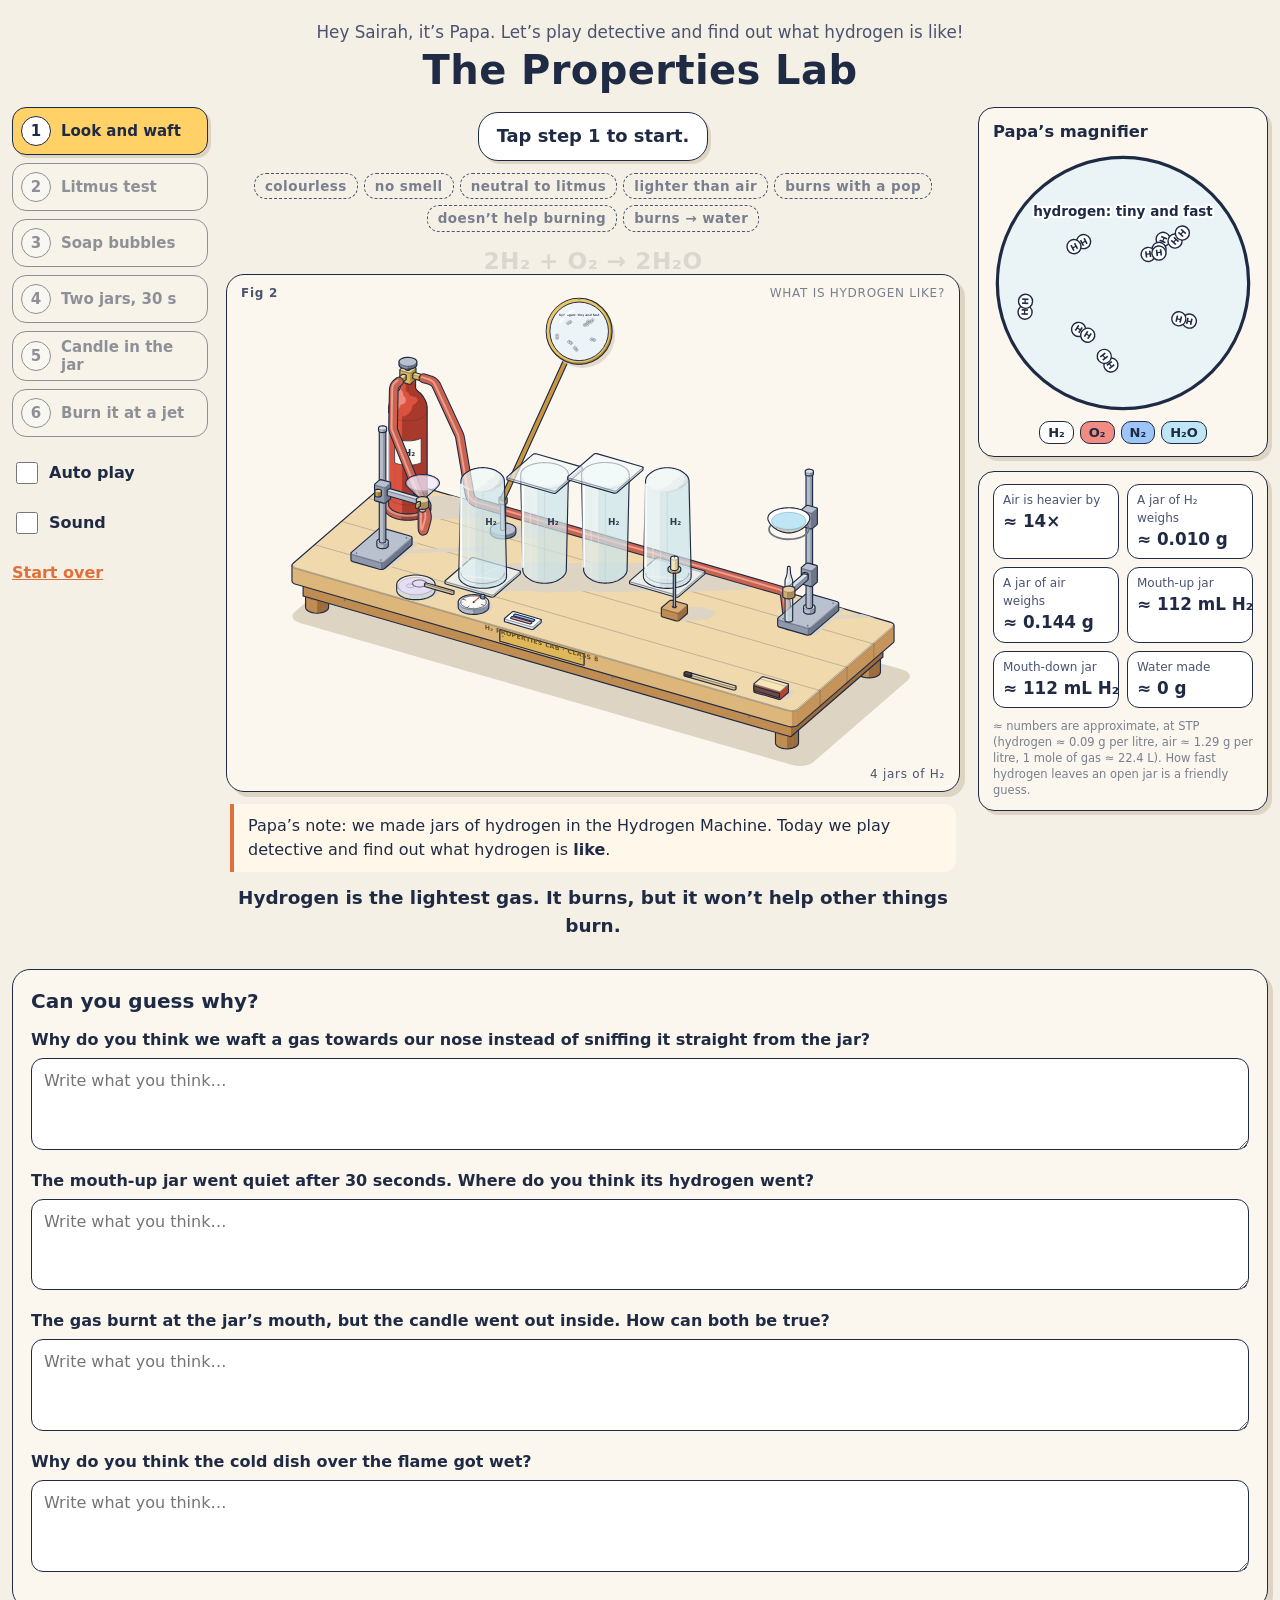
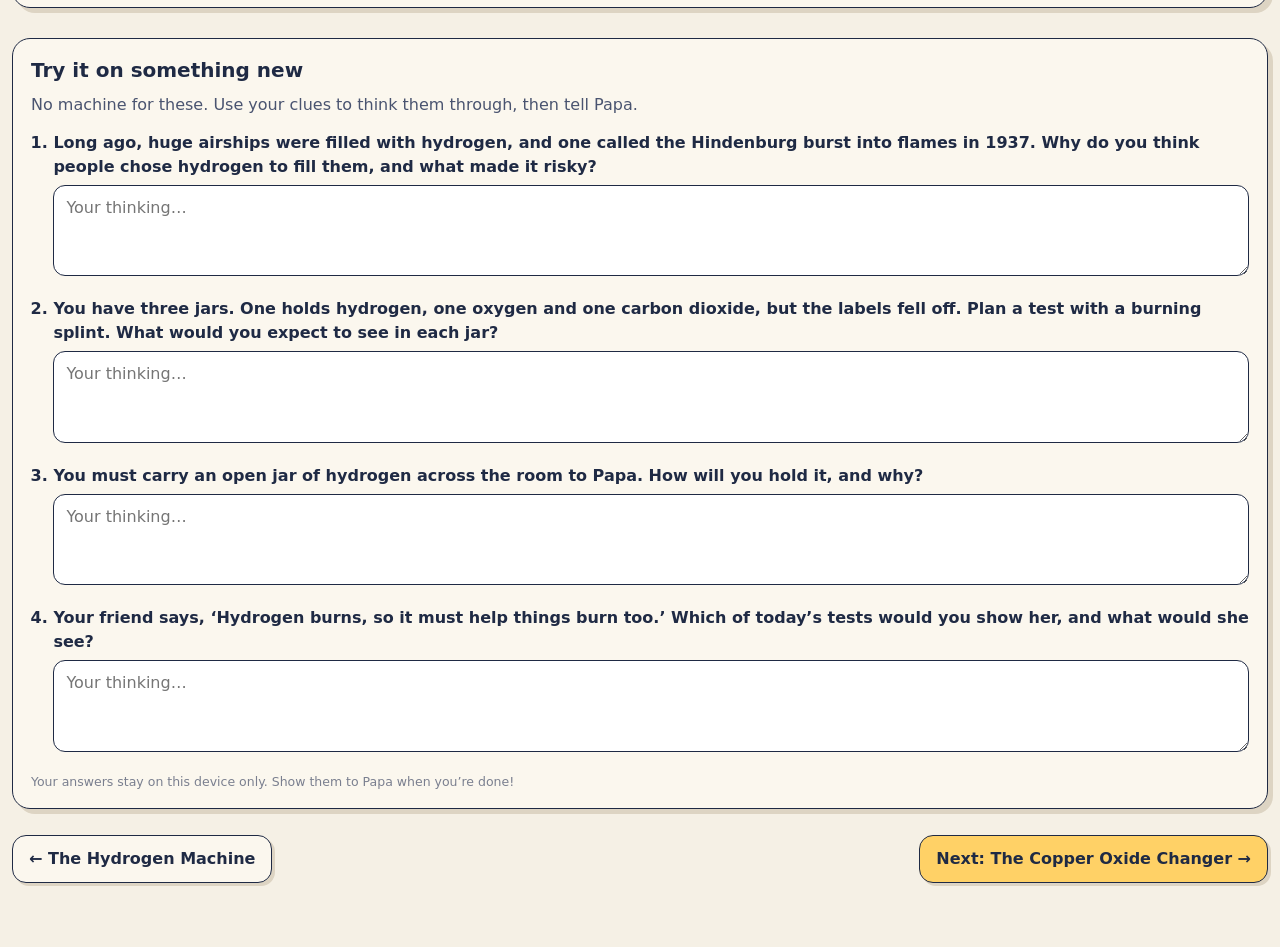
<file: machines/properties/index.html>
<!doctype html>
<html lang="en"><head><meta charset="utf-8">
<meta name="viewport" content="width=device-width, initial-scale=1">
<meta name="robots" content="noindex">
<title>The Properties Lab</title>
<style>:root{
  --paper:#f5f0e5;--card:#fbf7ee;--ink:#1f2a44;--ink2:#4a5470;--muted:#7a7f8f;--shadow:#ddd4c3;
  --accent:#e0703a;--accent2:#2f8f8a;--hi:#ffd166;
  --round:ui-rounded,"SF Pro Rounded","Arial Rounded MT Bold","Nunito","Varela Round","Trebuchet MS",system-ui,-apple-system,"Segoe UI",sans-serif;
}
*{box-sizing:border-box}
html{-webkit-text-size-adjust:100%}
body{margin:0;background:var(--paper);color:var(--ink);font:16px/1.5 var(--round);-webkit-font-smoothing:antialiased;overflow-x:hidden}
.page{width:min(1260px,100% - 24px);margin:20px auto 64px}
.top{text-align:center;margin:0 0 14px}
.hello{margin:0;font-size:1.05rem;color:var(--ink2)}
h1{margin:2px 0 0;font-size:clamp(1.7rem,4vw,2.5rem);letter-spacing:.01em;line-height:1.15}
h2{font-size:1.02rem;margin:0 0 8px}

/* ---------- layout ---------- */
.lab{display:grid;grid-template-columns:196px minmax(0,1fr) 290px;gap:18px;align-items:start}
.steps ol{list-style:none;margin:0;padding:0;display:flex;flex-direction:column;gap:8px}
.step{display:flex;align-items:center;gap:10px;width:100%;min-height:48px;padding:6px 12px 6px 8px;border:1.5px solid var(--ink);border-radius:14px;background:var(--card);color:var(--ink);font:600 15px/1.2 var(--round);text-align:left;cursor:pointer;box-shadow:3px 3px 0 var(--shadow);transition:transform .25s,box-shadow .25s,background .25s,opacity .25s}
.step:disabled{cursor:default;opacity:.48;box-shadow:none}
.step.done{opacity:1;background:#e5f2ea}
.step.next{background:var(--hi);animation:nudge 2.2s ease-in-out infinite}
.step.playing{opacity:1;background:#ffe7a8}
.step:focus-visible,.segb:focus-visible,.restart:focus-visible,textarea:focus-visible,.auto input:focus-visible{outline:2.5px solid var(--accent2);outline-offset:3px}
.num,.tick{flex:none;display:grid;place-items:center;width:30px;height:30px;border-radius:50%;border:1.5px solid var(--ink);background:#fff;font-weight:700}
.tick{display:none;background:#5cb176;color:#fff}
.step.done .num{display:none}.step.done .tick{display:grid}
@keyframes nudge{0%,100%{transform:translateX(0)}50%{transform:translateX(3px)}}
.modes{display:flex;flex-wrap:wrap;align-items:center;gap:6px 14px;margin-top:14px}
.auto{display:inline-flex;align-items:center;gap:8px;min-height:44px;font-weight:600;cursor:pointer}
.auto input{width:22px;height:22px;accent-color:var(--accent2)}
.restart{display:inline-flex;align-items:center;min-height:44px;color:var(--accent);font-weight:700}

.stage{min-width:0}
.hint{min-height:58px;display:flex;align-items:center;justify-content:center;margin-bottom:8px}
.hint-bubble{display:inline-block;padding:10px 18px;border:1.5px solid var(--ink);border-radius:20px;background:#fff;font-size:1.12rem;font-weight:700;box-shadow:3px 3px 0 var(--shadow);text-align:center}
.eq{text-align:center;font-size:clamp(1.05rem,2.6vw,1.45rem);font-weight:700;min-height:2em;letter-spacing:.02em}
.eqp{display:inline-block;opacity:.12;transform:translateY(4px);transition:opacity .6s,transform .6s}
.eqp.on{opacity:1;transform:none}
.eqp.no{color:var(--accent)}
.card{position:relative;background:var(--card);border:1.5px solid var(--ink);border-radius:18px;padding:30px 8px 30px;box-shadow:5px 5px 0 var(--shadow)}
.corner{position:absolute;font-size:12px;color:var(--muted);letter-spacing:.06em;white-space:nowrap}
.corner.fig{top:9px;left:14px;color:var(--ink2);font-weight:700}
.corner.title{top:9px;right:14px;text-transform:uppercase}
.corner.readout{bottom:8px;right:14px;color:var(--ink2);font-variant-numeric:tabular-nums}
.fig{display:block;width:100%;height:auto;overflow:visible}
.note{min-height:3em;margin:12px 4px 4px;padding:10px 14px;border-left:4px solid var(--accent);background:#fff8ea;border-radius:0 12px 12px 0;font-size:1rem}
.big{margin:12px 0 0;text-align:center;font-size:1.15rem;font-weight:800;color:var(--ink)}

.side{display:flex;flex-direction:column;gap:14px}
.panel{background:var(--card);border:1.5px solid var(--ink);border-radius:16px;padding:12px 14px;box-shadow:4px 4px 0 var(--shadow)}
.ionsvg{display:block;width:100%;max-width:260px;margin:0 auto}
.legend{display:flex;flex-wrap:wrap;gap:6px;justify-content:center;margin:8px 0 0;font-size:13px}
.key{display:inline-block;padding:1px 8px;border:1.2px solid var(--ink);border-radius:10px;font-weight:700}
.k-h{background:#f6b3a8}.k-cl{background:#a9dcb0}.k-m{background:#c9ced6}.k-h2{background:#fff;border-style:dashed}
.gauges{display:grid;grid-template-columns:1fr 1fr;gap:8px}
.chip{display:flex;flex-direction:column;padding:6px 9px;border:1.2px solid var(--ink);border-radius:12px;background:#fff;min-width:0}
.chip .cl{font-size:12px;color:var(--ink2)}
.chip b{font-size:1.05rem;font-variant-numeric:tabular-nums;white-space:nowrap}
.foot{grid-column:1/-1;margin:2px 0 0;font-size:11.5px;color:var(--muted);line-height:1.4}
.seg{display:grid;grid-template-columns:repeat(4,1fr);gap:6px}
.segb{min-height:52px;border:1.5px solid var(--ink);border-radius:12px;background:#fff;color:var(--ink);font:800 17px/1.1 var(--round);cursor:pointer;display:flex;flex-direction:column;align-items:center;justify-content:center;gap:2px;padding:4px 2px}
.segb small{font-size:11px;font-weight:600;color:var(--ink2)}
.segb[aria-checked="true"]{background:var(--hi);box-shadow:inset 0 -3px 0 rgba(31,42,68,.18)}
.ladder{list-style:none;display:flex;flex-wrap:wrap;gap:3px 2px;align-items:center;margin:12px 0 4px;padding:0}
.ladder li{min-width:26px;padding:3px 4px;text-align:center;border:1.2px solid var(--ink);border-radius:8px;background:#fff;font-size:13px;font-weight:700}
.ladder li.gap{border:0;background:none;min-width:0;padding:0;color:var(--muted);font-weight:400}
.ladder li.hyd{background:#dff1f7;border-style:dashed}
.ladder li.pick{background:var(--accent);color:#fff;transform:scale(1.12)}
.ladder-note{margin:6px 0 0;font-size:13.5px}

.guess{margin-top:30px;background:var(--card);border:1.5px solid var(--ink);border-radius:18px;padding:16px 18px;box-shadow:5px 5px 0 var(--shadow)}
.guess h2{font-size:1.25rem}
.q{display:block;margin:12px 0}
.q span{display:block;font-weight:700;margin-bottom:6px}
textarea{width:100%;min-height:72px;padding:10px 12px;border:1.5px solid var(--ink);border-radius:12px;background:#fff;color:var(--ink);font:16px/1.45 var(--round);resize:vertical}
.saved{margin:4px 0 0;font-size:12.5px;color:var(--muted)}

/* ---------- the drawing: inked children's-book look ---------- */
.fig{--l:#fff;--m:#eee;--d:#ccc}
.s .f{fill:var(--m)}
.s .h0,.s .h1{fill:var(--d)}
.s .h2,.s .h3{fill:var(--m)}
.s .t{fill:var(--l)}
.s[data-seamless] .h0,.s[data-seamless] .h1{stroke:var(--d);stroke-width:.4}
.s[data-seamless] .h2,.s[data-seamless] .h3{stroke:var(--m);stroke-width:.4}
.s .o{fill:none;stroke:var(--ink);stroke-width:1.4;stroke-linejoin:round;stroke-linecap:round}
.s .c,.s .b{fill:none;stroke:var(--ink);stroke-width:.7;opacity:.5;stroke-linecap:round}
.m-wood{--l:#f0d9ad;--m:#ddb67b;--d:#c4945a}
.m-wood-d{--l:#d9ad72;--m:#bf8c52;--d:#9c6c3c}
.m-steel{--l:#dde2ea;--m:#b5bdca;--d:#8b95a6}
.m-steel-d{--l:#b9c1ce;--m:#8f99ab;--d:#6d7789}
.m-brass{--l:#f5dc8c;--m:#e0b85a;--d:#b88e35}
.m-rubber{--l:#e48c7c;--m:#c9634f;--d:#9f4637}
.m-cork{--l:#e9cf9e;--m:#d1ae73;--d:#b08b52}
.m-terra{--l:#f0b48a;--m:#d98a5e;--d:#b66a42}
.m-amber{--l:#e9b77c;--m:#cf8d4e;--d:#a96a33}
.m-splint{--l:#f4dfb1;--m:#e2c48a;--d:#c9a666}
.m-char{--l:#5a4a42;--m:#3e332e;--d:#2b2420}
.m-box{--l:#f6e6b8;--m:#e35d4a;--d:#b8432f}
.m-strike{--l:#7a5a4a;--m:#6b4d3d;--d:#5a3e30}
.m-metal{--l:#e4e8ec;--m:#b9c0c8;--d:#8d96a1}
[data-metal="Mg"] .m-metal,.metal-Mg .m-metal{--l:#f5f7f9;--m:#d9dee4;--d:#b3bbc5}
[data-metal="Fe"] .m-metal{--l:#a9a49f;--m:#7f7973;--d:#5d5752}
[data-metal="Cu"] .m-metal{--l:#f1a679;--m:#d4784a;--d:#a85a33}
.m-glass .f{fill:#e6f3f5;fill-opacity:.18}
.m-glass .h0,.m-glass .h1{fill:#b9dbe3;fill-opacity:.38;stroke:none}
.m-glass .h2,.m-glass .h3{fill:#d6ecf0;fill-opacity:.22;stroke:none}
.m-glass .t{fill:#ffffff;fill-opacity:.35}
.m-glass-s{--l:#f2fafb;--m:#d8ecf0;--d:#b5d6de}
.m-plate .f{fill-opacity:.5}
.glass-back{fill:#d7ebef;fill-opacity:.45}
.glass-floor{fill:#cfe5ea;fill-opacity:.5;stroke:var(--ink);stroke-width:.6;stroke-opacity:.35}
.ln{fill:none;stroke:var(--ink);stroke-width:.8;stroke-linecap:round;stroke-linejoin:round}
.ln.faint{stroke-opacity:.35}
.ln.glassline{stroke-opacity:.45;stroke-width:.8}
.ln.tick{stroke-width:.9}
.ln.waterline{stroke:#2c7da0;stroke-opacity:.6;stroke-width:.9}
.shine{fill:none;stroke:#fff;stroke-width:3;stroke-linecap:round;opacity:.85}
.shine.thin{stroke-width:1.6;opacity:.75}
.shd{fill:var(--shadow)}
.shd.paper{fill:var(--shadow)}
.dot{fill:var(--ink)}
.dot.screw{fill:#6a7183}
.hole{fill:#3b2f2a;stroke:var(--ink);stroke-width:.8}
.cup-in{fill:#c5dde3;stroke:var(--ink);stroke-width:1}
.acid-in,.pour{fill:none}
.acid-in{fill:#d9eaa0;stroke:none}
.pour{stroke:#c9de7e;stroke-width:4.5;stroke-linecap:round;fill:none}
.acid-body{fill:#d6eb93;fill-opacity:.55}
.acid-top{fill:#eef7c4;fill-opacity:.8}
.acid-line{fill:none;stroke:#7d9a2c;stroke-width:.9;stroke-opacity:.8}
.w-body{fill:#9fd3e6;fill-opacity:.36}
.w-top{fill:#c8e9f3;fill-opacity:.55;stroke:#2c7da0;stroke-opacity:.5;stroke-width:.8}
.jw-body{fill:#4aa3cc;fill-opacity:.7}
.jw-top{fill:#b9e3f1;fill-opacity:.95;stroke:#2c7da0;stroke-width:.8;stroke-opacity:.7}
.bub{fill:#fff;fill-opacity:.85;stroke:var(--ink);stroke-width:.6}
.tube-ink{fill:none;stroke:var(--ink);stroke-linecap:butt;stroke-linejoin:round}
.tube-glass{fill:none;stroke:#e7f4f6;stroke-linecap:butt;stroke-linejoin:round}
.tube-shine{fill:none;stroke:#fff;stroke-linecap:butt;stroke-linejoin:round;opacity:.9}
.tube-end{fill:#cfe6ea;stroke:var(--ink);stroke-width:1}
.label{fill:#fffaf0;stroke:var(--ink);stroke-width:.9}
.label-t{font:800 8.4px var(--round);fill:var(--ink)}
.engrave{font:800 5.6px var(--round);fill:#6b5222;letter-spacing:.06em}
.jar-num{font:700 6.4px var(--round);fill:var(--ink)}
.handle-ink{stroke:var(--ink);stroke-width:7.4;stroke-linecap:round}
.handle{stroke:#c9963f;stroke-width:4.6;stroke-linecap:round}
.lens-shadow{fill:var(--shadow);opacity:.8}
.lens-rim-d{fill:#b88e35;stroke:var(--ink);stroke-width:1.4}
.lens-rim{fill:#e9c565}
.lens-glass{fill:#ffffff;fill-opacity:.08;stroke:var(--ink);stroke-width:1.2}
.lens-glint{fill:none;stroke:#fff;stroke-width:3;stroke-linecap:round;opacity:.8}
.flame-o{fill:#ffb347;stroke:#c85a1c;stroke-width:.9}
.flame-i{fill:#fff3b0}
.pop-o{fill:#bfe2ff;fill-opacity:.85;stroke:#3a7bd5;stroke-width:1.2}
.pop-i{fill:#f2fbff}
.pow text{font:900 22px var(--round);text-anchor:middle;paint-order:stroke}
.pow .pow-back{fill:none;stroke:var(--ink);stroke-width:5;stroke-linejoin:round}
.pow .pow-front{fill:#ffd166}
.pow.big text{font-size:38px}
.pow.big .pow-front{fill:#ff8a5b}
.pow.small text{font-size:15px}
.pow.small .pow-front{fill:#fff}
.pow.quiet text{font-size:17px}
.pow.quiet .pow-front{fill:#fff}
.pow-in{animation:pow 1.9s cubic-bezier(.2,1.4,.4,1) both}
@keyframes pow{0%{transform:scale(.2) rotate(-8deg);opacity:0}12%{transform:scale(1.08) rotate(-4deg);opacity:1}25%{transform:scale(1) rotate(-3deg)}80%{opacity:1;transform:translateY(-6px) rotate(-3deg)}100%{opacity:0;transform:translateY(-14px) rotate(-3deg)}}

/* ion scene */
.ion-bg{fill:#eaf3f6}
.ion-liquid{fill:#e4f1bf;transition:opacity .4s}
.ion-rim{fill:none;stroke:var(--ink);stroke-width:3}
.atom circle{stroke:var(--ink);stroke-width:1.4}
.atom text{font:800 10px var(--round);text-anchor:middle;fill:var(--ink)}
.metal-atom circle,.mion circle{fill:#c9ced6}
#ions[data-metal="Mg"] .metal-atom circle,#ions[data-metal="Mg"] .mion circle{fill:#eef1f4}
#ions[data-metal="Fe"] .metal-atom circle,#ions[data-metal="Fe"] .mion circle{fill:#a7a19b}
#ions[data-metal="Cu"] .metal-atom circle{fill:#eaa175}
.mion.charged circle{stroke-dasharray:3 2}
.mion text{font-size:9px}
.hion circle{fill:#f6b3a8}
.hion text{font-size:9px}
.cl circle{fill:#a9dcb0}
.h2-bubble{fill:#fff;fill-opacity:.55;stroke:var(--ink);stroke-width:1.2}
.h2-atom{fill:#fff;stroke:var(--ink);stroke-width:1.3}
.h2-t{font:800 9px var(--round);text-anchor:middle;fill:var(--ink)}
.ion-cap{font:800 12.5px var(--round);fill:var(--ink);paint-order:stroke;stroke:#fff;stroke-width:4;stroke-linejoin:round}

/* ---------- tablet ---------- */
@media (max-width:1099px){
  .lab{grid-template-columns:180px minmax(0,1fr)}
  .side{grid-column:1/-1;display:grid;grid-template-columns:repeat(auto-fit,minmax(250px,1fr))}
}
/* ---------- phone: steps become a scrollable strip above the figure ---------- */
@media (max-width:699px){
  .page{width:calc(100% - 16px);margin-top:12px}
  .lab{grid-template-columns:minmax(0,1fr);gap:10px}
  .steps{margin:0 -8px;padding:0 8px}
  .steps ol{flex-direction:row;overflow-x:auto;scroll-snap-type:x proximity;padding:2px 2px 8px;-webkit-overflow-scrolling:touch;scrollbar-width:thin}
  .steps li{flex:none;scroll-snap-align:start}
  .step{width:auto;min-width:142px;font-size:14px}
  .modes{margin-top:4px;gap:2px 16px}
  .hint{min-height:50px}
  .hint-bubble{font-size:1rem;padding:8px 12px}
  .card{padding:28px 2px 30px;border-radius:14px}
  .corner.title{display:none}
  .side{display:flex}
}
@media (prefers-reduced-motion:reduce){
  .step.next{animation:none}
  .pow-in{animation:none}
  .eqp{transition:none}
}

.jg-body{fill:#fffdf4;fill-opacity:.55}
.jar-gas{font:900 11px var(--round);fill:var(--ink)}

/* ---------- next-machine link, and the Fig label must not take the drawing's width ---------- */
.corner.fig{width:auto}
.trail{display:flex;justify-content:space-between;gap:12px;flex-wrap:wrap;margin:26px 0 0}
.trail-link{display:inline-flex;align-items:center;min-height:48px;padding:8px 16px;border:1.5px solid var(--ink);border-radius:14px;background:var(--card);color:var(--ink);font-weight:800;text-decoration:none;box-shadow:3px 3px 0 var(--shadow)}
.trail-link.next{background:var(--hi)}
.trail-link:focus-visible{outline:2.5px solid var(--accent2);outline-offset:3px}

/* ---------- series additions (shared by the Hydrogen-chapter machines) ---------- */
.series .eq{min-height:2.2em}
.corner.fig{width:auto}
.idcard{display:flex;flex-wrap:wrap;justify-content:center;gap:6px;margin:0 0 8px}
.idk{display:inline-block;padding:2px 10px;border:1.4px dashed var(--ink2);border-radius:12px;background:transparent;color:var(--muted);font-size:13.5px;font-weight:700;transition:background .5s,color .5s,border-color .5s}
.idk.on{border-style:solid;border-color:var(--ink);background:#fff;color:var(--ink)}
.series .seg.many{grid-template-columns:repeat(4,1fr)}
.series .seg.many .segb{min-height:48px;font-size:16px}
.apply-intro{margin:0 0 6px;color:var(--ink2)}
.apply-list{margin:0;padding-left:1.4em}
.apply-list .q{display:list-item;margin:14px 0}
.apply-list .q::marker{font-weight:800}
.trail{display:flex;justify-content:space-between;gap:12px;flex-wrap:wrap;margin:26px 0 0}
.trail-link{display:inline-flex;align-items:center;min-height:48px;padding:8px 16px;border:1.5px solid var(--ink);border-radius:14px;background:var(--card);color:var(--ink);font-weight:800;text-decoration:none;box-shadow:3px 3px 0 var(--shadow)}
.trail-link.next{background:var(--hi)}
.trail-link:focus-visible,.slot:focus-visible{outline:2.5px solid var(--accent2);outline-offset:3px}

/* tap-to-choose slots (her answer, never marked) */
.slot{min-height:44px;min-width:9.5em;padding:6px 12px;border:1.5px dashed var(--ink);border-radius:12px;background:#fff;color:var(--muted);font:700 15px/1.2 var(--round);cursor:pointer}
.slot.picked{border-style:solid;background:#fff3cf;color:var(--ink)}

/* extra materials */
.m-cyl{--l:#f08a7a;--m:#d9533f;--d:#a93a2b}
.m-porc{--l:#ffffff;--m:#ece9e2;--d:#cdc8bd}
.m-candle{--l:#fff7e3;--m:#f4e4bd;--d:#dcc596}
.m-tile{--l:#ffffff;--m:#e9eef2;--d:#c9d2da}
.m-kero{--l:#f4e2a6;--m:#e0c475;--d:#b99a4b}
.m-blue{--l:#8cc3ef;--m:#4f97d6;--d:#336fa8}
.m-red{--l:#f3a0a0;--m:#e06464;--d:#b44646}
.m-soap{--l:#f3eefc;--m:#ddd2f2;--d:#bcaee0}
.m-black{--l:#59606e;--m:#3a404c;--d:#262a33}
.m-sand{--l:#f2deaa;--m:#ddc07c;--d:#bf9f58}
.hose-ink{fill:none;stroke:var(--ink);stroke-linecap:round;stroke-linejoin:round}
.hose-body{fill:none;stroke:#c9634f;stroke-linecap:round;stroke-linejoin:round}
.hose-shine{fill:none;stroke:#f0a596;stroke-linecap:round;stroke-linejoin:round;opacity:.9}
.bflame-o{fill:#8ec5ff;fill-opacity:.85;stroke:#3a7bd5;stroke-width:.9}
.bflame-i{fill:#e8f4ff}
.h2flame-o{fill:#bfe2ff;fill-opacity:.75;stroke:#5b95dd;stroke-width:.8}
.h2flame-i{fill:#f4fbff;fill-opacity:.9}
.smoke{fill:none;stroke:#9aa0ab;stroke-width:1.6;stroke-linecap:round;opacity:.7}
.waft{fill:none;stroke:var(--ink2);stroke-width:1.4;stroke-linecap:round;opacity:.75}
.drop{fill:#7fc3e6;stroke:var(--ink);stroke-width:.6}
.fog{fill:#ffffff;fill-opacity:.0}
.flow{fill:#fff;stroke:var(--ink);stroke-width:.5}
.lcd{fill:#cfe6c8;stroke:var(--ink);stroke-width:1}
.lcd-t{font:800 11px ui-monospace,Menlo,Consolas,monospace;fill:#1f2a44}
.tag{font:800 7px var(--round);fill:var(--ink)}

/* phone: the magnifier and numbers sit right under the figure, and the steps stay in reach */
@media (max-width:699px){
  .series .lab{display:flex;flex-direction:column;align-items:stretch;width:100%;min-width:0}
  .series .lab>*,.series .stage>*,.series .side>*{min-width:0;max-width:100%}
  .series .stage,.series .side{display:contents}
  .series .steps{order:0;position:sticky;top:0;z-index:5;background:var(--paper);margin:0;padding:6px 0 0;box-shadow:0 6px 8px -8px rgba(31,42,68,.35)}
  .series .steps ol{padding:2px 2px 6px}
  .series .hint{order:1}
  .series .idcard{order:2}
  .series .eq{order:2}
  .series .card{order:3}
  .series .lens-panel{order:4}
  .series .gauges{order:5}
  .series .note{order:6;margin-top:0}
  .series .big{order:7;margin-top:0}
  .series .metals{order:8}
  .series .lens-panel{display:grid;grid-template-columns:132px 1fr;align-items:center;gap:4px 12px;padding:10px 12px}
  .series .lens-panel h2{grid-column:1/-1;margin:0}
  .series .lens-panel .ionsvg{grid-row:2/4;max-width:132px}
  .series .lens-panel .legend{justify-content:flex-start;margin:0}
  .series .modes{gap:0 14px;margin-top:0}
  .series .modes .auto{min-height:44px}
  .series .step{min-height:44px}
}

/* ---------- The Properties Lab ---------- */
.soapfilm{fill:#efe6ff;fill-opacity:.55;stroke:#8f7cc4;stroke-width:.7;stroke-opacity:.7}
.soap{fill:#e4dcf7;fill-opacity:.85;stroke:#8f7cc4;stroke-width:.7;stroke-opacity:.6}
.ln.wire{stroke:#6a7183;stroke-width:1.3}
.ln.ring{stroke:#6d7789;stroke-width:2.2}
.dial{fill:#fffdf6;stroke:var(--ink);stroke-width:.8}
.hand{fill:none;stroke:#d9533f;stroke-width:1.4;stroke-linecap:round}
.coldwater{fill:#bfe6f5;stroke:#2c7da0;stroke-width:.7;stroke-opacity:.6}
.label-t.big{font-size:11px}
.sb-body{fill:#f4efff;fill-opacity:.45;stroke:#7d6bb5;stroke-width:1}
.h2b .sb-body{fill:#e9f6ff;stroke:#3a7bd5}
.sb-glint{fill:none;stroke:#fff;stroke-width:2.2;stroke-linecap:round}
.sb-t{font:800 7.5px var(--round);fill:var(--ink2)}
.waft.wisp{stroke:#5b95dd}
.mol circle{stroke:var(--ink);stroke-width:1.3}
.a-h{fill:#ffffff}.a-o{fill:#f28b82}.a-n{fill:#9ec5f8}
.mol-t{font:800 8px var(--round);text-anchor:middle;fill:var(--ink)}
.divider{stroke:var(--ink2);stroke-width:1.5;stroke-dasharray:5 4}
.side-t{font:800 12px var(--round);fill:var(--ink2)}
.tiny-candle{fill:#fff7e3;stroke:var(--ink);stroke-width:1.3}
.burn-flash{fill:#fff3b0;stroke:#ffb347;stroke-width:2}
.k-hh{background:#fff}.k-oo{background:#f28b82}.k-nn{background:#9ec5f8}.k-w{background:#bfe6f5}
</style>
</head>
<body>
<main class="page series">
  <header class="top">
    <p class="hello">Hey Sairah, it’s Papa. Let’s play detective and find out what hydrogen is like!</p>
    <h1>The Properties Lab</h1>
  </header>

  <section class="lab" aria-label="The Properties Lab">
    <nav class="steps" aria-label="Steps">
      <ol><li><button class="step" type="button" data-step="0" disabled><span class="num" aria-hidden="true">1</span><span class="tick" aria-hidden="true">✓</span><span class="lbl">Look and waft</span></button></li><li><button class="step" type="button" data-step="1" disabled><span class="num" aria-hidden="true">2</span><span class="tick" aria-hidden="true">✓</span><span class="lbl">Litmus test</span></button></li><li><button class="step" type="button" data-step="2" disabled><span class="num" aria-hidden="true">3</span><span class="tick" aria-hidden="true">✓</span><span class="lbl">Soap bubbles</span></button></li><li><button class="step" type="button" data-step="3" disabled><span class="num" aria-hidden="true">4</span><span class="tick" aria-hidden="true">✓</span><span class="lbl">Two jars, 30 s</span></button></li><li><button class="step" type="button" data-step="4" disabled><span class="num" aria-hidden="true">5</span><span class="tick" aria-hidden="true">✓</span><span class="lbl">Candle in the jar</span></button></li><li><button class="step" type="button" data-step="5" disabled><span class="num" aria-hidden="true">6</span><span class="tick" aria-hidden="true">✓</span><span class="lbl">Burn it at a jet</span></button></li></ol>
      <div class="modes">
        <label class="auto"><input type="checkbox" id="auto"> <span>Auto play</span></label>
        <label class="auto"><input type="checkbox" id="sound"> <span>Sound</span></label>
        <a href="#" id="restart" class="restart">Start over</a>
      </div>
    </nav>

    <div class="stage">
      <div class="hint" aria-live="polite"><span class="hint-bubble" id="hint">Tap step 1 to start.</span></div>
      <div class="eq" aria-label="Equation"><div class="idcard" aria-label="Clues found"><span class="idk" data-step="look" id="id0">colourless</span><span class="idk" data-step="look" id="id1">no smell</span><span class="idk" data-step="litmus" id="id2">neutral to litmus</span><span class="idk" data-step="soap" id="id3">lighter than air</span><span class="idk" data-step="jars" id="id4">burns with a pop</span><span class="idk" data-step="candle" id="id5">doesn’t help burning</span><span class="idk" data-step="jet" id="id6">burns → water</span></div><span id="eqA" class="eqp">2H₂</span> <span id="eqB" class="eqp">+ O₂</span> <span id="eqC" class="eqp">→ 2H₂O</span></div>
      <div class="card">
        <div class="corner fig">Fig 2</div>
        <div class="corner title" id="figTitle">What is hydrogen like?</div>
        <svg class="fig" viewBox="0 0 880 560" role="img" aria-label="A lab bench for testing hydrogen: a red hydrogen cylinder feeds a funnel for soap bubbles and a glass jet under a cold china dish. Four gas jars of hydrogen stand on glass plates, two mouth up and two mouth down, with a stopwatch, a tile of litmus strips, a candle on a deflagrating spoon and a splint.">
<defs>
  <clipPath id="benchTop"><path d="M70 320.1L70.3 318.9L71.2 317.7L187.6 216.9L189.1 215.9L191.1 215.2L193.3 214.7L195.8 214.6L198.2 214.7L200.5 215.2L805.3 389.8L807.3 390.5L808.8 391.5L809.7 392.7L810 393.9L810 393.9L809.7 395.1L808.8 396.2L692.4 497L690.9 498L688.9 498.8L686.7 499.2L684.2 499.4L681.8 499.2L679.5 498.8L74.7 324.2L72.7 323.4L71.2 322.5L70.3 321.3L70 320.1Z"/></clipPath>
  <clipPath id="lensClip"><circle cx="423" cy="32.4" r="36"/></clipPath>
</defs>
<g id="scene">
<path class="shd paper" d="M60.6 375.1L60.7 373.2L61.5 371.4L63 369.7L179.4 268.9L181.6 267.4L184.3 266.2L187.4 265.2L190.9 264.5L194.6 264.2L198.3 264.3L201.9 264.7L205.2 265.5L810 440.1L813 441.1L815.6 442.5L817.5 444.1L818.8 445.8L819.4 447.6L819.4 447.8L819.3 449.6L818.5 451.4L817 453.1L700.6 553.9L698.4 555.4L695.7 556.7L692.6 557.6L689.1 558.3L685.4 558.6L681.7 558.5L678.1 558.1L674.8 557.3L70 382.8L67 381.7L64.4 380.3L62.5 378.8L61.2 377L60.6 375.2Z" transform="translate(10 8)"/><g class="s m-wood-d "><path class="f" d="M187.4 268.2L187.9 266.3L189.3 264.6L191.5 263.2L194.5 262L197.9 261.3L201.5 261.1L205.2 261.3L208.6 262L211.6 263.2L213.8 264.6L215.2 266.3L215.7 268.2L215.7 284.5L215.2 286.4L213.8 288.1L211.6 289.5L208.6 290.7L205.2 291.4L201.5 291.6L197.9 291.4L194.5 290.7L191.5 289.5L189.3 288.1L187.9 286.4L187.4 284.5Z"/><path class="h0" d="M213.8 288.1L211.6 289.5L211.6 273.2L213.8 271.7ZM211.6 289.5L208.6 290.7L208.6 274.3L211.6 273.2ZM215.7 284.5L215.2 286.4L215.2 270L215.7 268.2ZM215.2 286.4L213.8 288.1L213.8 271.7L215.2 270Z"/><path class="h1" d="M208.6 290.7L205.2 291.4L205.2 275L208.6 274.3ZM205.2 291.4L201.5 291.6L201.5 275.3L205.2 275Z"/><path class="h2" d="M201.5 291.6L197.9 291.4L197.9 275L201.5 275.3ZM197.9 291.4L194.5 290.7L194.5 274.3L197.9 275Z"/><path class="h3" d="M194.5 290.7L191.5 289.5L191.5 273.2L194.5 274.3ZM191.5 289.5L189.3 288.1L189.3 271.7L191.5 273.2ZM189.3 288.1L187.9 286.4L187.9 270L189.3 271.7ZM187.9 286.4L187.4 284.5L187.4 268.2L187.9 270Z"/><path class="t" d="M213.8 271.7L211.6 273.2L208.6 274.3L205.2 275L201.5 275.3L197.9 275L194.5 274.3L191.5 273.2L189.3 271.7L187.9 270L187.4 268.2L187.9 266.3L189.3 264.6L191.5 263.2L194.5 262L197.9 261.3L201.5 261.1L205.2 261.3L208.6 262L211.6 263.2L213.8 264.6L215.2 266.3L215.7 268.2L215.2 270Z"/><path class="c" d="M215.7 268.2L215.2 270L213.8 271.7L211.6 273.2L208.6 274.3L205.2 275L201.5 275.3L197.9 275L194.5 274.3L191.5 273.2L189.3 271.7L187.9 270L187.4 268.2"/><path class="o" d="M187.4 268.2L187.9 266.3L189.3 264.6L191.5 263.2L194.5 262L197.9 261.3L201.5 261.1L205.2 261.3L208.6 262L211.6 263.2L213.8 264.6L215.2 266.3L215.7 268.2M215.7 284.5L215.2 286.4L213.8 288.1L211.6 289.5L208.6 290.7L205.2 291.4L201.5 291.6L197.9 291.4L194.5 290.7L191.5 289.5L189.3 288.1L187.9 286.4L187.4 284.5M187.4 268.2L187.4 284.5M215.7 268.2L215.7 284.5"/></g><g class="s m-wood-d "><path class="f" d="M765 434.9L765.4 433.1L766.9 431.4L769.1 429.9L772 428.8L775.5 428.1L779.1 427.8L782.8 428.1L786.2 428.8L789.1 429.9L791.4 431.4L792.8 433.1L793.3 434.9L793.3 451.3L792.8 453.1L791.4 454.8L789.1 456.3L786.2 457.4L782.8 458.1L779.1 458.3L775.5 458.1L772 457.4L769.1 456.3L766.9 454.8L765.4 453.1L765 451.3Z"/><path class="h0" d="M791.4 454.8L789.1 456.3L789.1 439.9L791.4 438.4ZM789.1 456.3L786.2 457.4L786.2 441L789.1 439.9ZM793.3 451.3L792.8 453.1L792.8 436.7L793.3 434.9ZM792.8 453.1L791.4 454.8L791.4 438.4L792.8 436.7Z"/><path class="h1" d="M786.2 457.4L782.8 458.1L782.8 441.7L786.2 441ZM782.8 458.1L779.1 458.3L779.1 442L782.8 441.7Z"/><path class="h2" d="M779.1 458.3L775.5 458.1L775.5 441.7L779.1 442ZM775.5 458.1L772 457.4L772 441L775.5 441.7Z"/><path class="h3" d="M772 457.4L769.1 456.3L769.1 439.9L772 441ZM769.1 456.3L766.9 454.8L766.9 438.4L769.1 439.9ZM766.9 454.8L765.4 453.1L765.4 436.7L766.9 438.4ZM765.4 453.1L765 451.3L765 434.9L765.4 436.7Z"/><path class="t" d="M791.4 438.4L789.1 439.9L786.2 441L782.8 441.7L779.1 442L775.5 441.7L772 441L769.1 439.9L766.9 438.4L765.4 436.7L765 434.9L765.4 433.1L766.9 431.4L769.1 429.9L772 428.8L775.5 428.1L779.1 427.8L782.8 428.1L786.2 428.8L789.1 429.9L791.4 431.4L792.8 433.1L793.3 434.9L792.8 436.7Z"/><path class="c" d="M793.3 434.9L792.8 436.7L791.4 438.4L789.1 439.9L786.2 441L782.8 441.7L779.1 442L775.5 441.7L772 441L769.1 439.9L766.9 438.4L765.4 436.7L765 434.9"/><path class="o" d="M765 434.9L765.4 433.1L766.9 431.4L769.1 429.9L772 428.8L775.5 428.1L779.1 427.8L782.8 428.1L786.2 428.8L789.1 429.9L791.4 431.4L792.8 433.1L793.3 434.9M793.3 451.3L792.8 453.1L791.4 454.8L789.1 456.3L786.2 457.4L782.8 458.1L779.1 458.3L775.5 458.1L772 457.4L769.1 456.3L766.9 454.8L765.4 453.1L765 451.3M765 434.9L765 451.3M793.3 434.9L793.3 451.3"/></g><g class="s m-wood-d "><path class="f" d="M86.7 355.4L87.2 353.5L88.6 351.8L90.9 350.4L93.8 349.2L97.2 348.5L100.9 348.3L104.5 348.5L108 349.2L110.9 350.4L113.1 351.8L114.6 353.5L115 355.4L115 371.7L114.6 373.5L113.1 375.2L110.9 376.7L108 377.8L104.5 378.5L100.9 378.8L97.2 378.5L93.8 377.8L90.9 376.7L88.6 375.2L87.2 373.5L86.7 371.7Z"/><path class="h0" d="M113.1 375.2L110.9 376.7L110.9 360.4L113.1 358.9ZM110.9 376.7L108 377.8L108 361.5L110.9 360.4ZM115 371.7L114.6 373.5L114.6 357.2L115 355.4ZM114.6 373.5L113.1 375.2L113.1 358.9L114.6 357.2Z"/><path class="h1" d="M108 377.8L104.5 378.5L104.5 362.2L108 361.5ZM104.5 378.5L100.9 378.8L100.9 362.4L104.5 362.2Z"/><path class="h2" d="M100.9 378.8L97.2 378.5L97.2 362.2L100.9 362.4ZM97.2 378.5L93.8 377.8L93.8 361.5L97.2 362.2Z"/><path class="h3" d="M93.8 377.8L90.9 376.7L90.9 360.4L93.8 361.5ZM90.9 376.7L88.6 375.2L88.6 358.9L90.9 360.4ZM88.6 375.2L87.2 373.5L87.2 357.2L88.6 358.9ZM87.2 373.5L86.7 371.7L86.7 355.4L87.2 357.2Z"/><path class="t" d="M113.1 358.9L110.9 360.4L108 361.5L104.5 362.2L100.9 362.4L97.2 362.2L93.8 361.5L90.9 360.4L88.6 358.9L87.2 357.2L86.7 355.4L87.2 353.5L88.6 351.8L90.9 350.4L93.8 349.2L97.2 348.5L100.9 348.3L104.5 348.5L108 349.2L110.9 350.4L113.1 351.8L114.6 353.5L115 355.4L114.6 357.2Z"/><path class="c" d="M115 355.4L114.6 357.2L113.1 358.9L110.9 360.4L108 361.5L104.5 362.2L100.9 362.4L97.2 362.2L93.8 361.5L90.9 360.4L88.6 358.9L87.2 357.2L86.7 355.4"/><path class="o" d="M86.7 355.4L87.2 353.5L88.6 351.8L90.9 350.4L93.8 349.2L97.2 348.5L100.9 348.3L104.5 348.5L108 349.2L110.9 350.4L113.1 351.8L114.6 353.5L115 355.4M115 371.7L114.6 373.5L113.1 375.2L110.9 376.7L108 377.8L104.5 378.5L100.9 378.8L97.2 378.5L93.8 377.8L90.9 376.7L88.6 375.2L87.2 373.5L86.7 371.7M86.7 355.4L86.7 371.7M115 355.4L115 371.7"/></g><g class="s m-wood-d "><path class="f" d="M664.3 522.1L664.8 520.3L666.2 518.5L668.4 517.1L671.4 516L674.8 515.2L678.5 515L682.1 515.2L685.5 516L688.5 517.1L690.7 518.5L692.1 520.3L692.6 522.1L692.6 538.4L692.1 540.3L690.7 542L688.5 543.4L685.5 544.6L682.1 545.3L678.5 545.5L674.8 545.3L671.4 544.6L668.4 543.4L666.2 542L664.8 540.3L664.3 538.4Z"/><path class="h0" d="M690.7 542L688.5 543.4L688.5 527.1L690.7 525.6ZM688.5 543.4L685.5 544.6L685.5 528.2L688.5 527.1ZM692.6 538.4L692.1 540.3L692.1 523.9L692.6 522.1ZM692.1 540.3L690.7 542L690.7 525.6L692.1 523.9Z"/><path class="h1" d="M685.5 544.6L682.1 545.3L682.1 528.9L685.5 528.2ZM682.1 545.3L678.5 545.5L678.5 529.2L682.1 528.9Z"/><path class="h2" d="M678.5 545.5L674.8 545.3L674.8 528.9L678.5 529.2ZM674.8 545.3L671.4 544.6L671.4 528.2L674.8 528.9Z"/><path class="h3" d="M671.4 544.6L668.4 543.4L668.4 527.1L671.4 528.2ZM668.4 543.4L666.2 542L666.2 525.6L668.4 527.1ZM666.2 542L664.8 540.3L664.8 523.9L666.2 525.6ZM664.8 540.3L664.3 538.4L664.3 522.1L664.8 523.9Z"/><path class="t" d="M690.7 525.6L688.5 527.1L685.5 528.2L682.1 528.9L678.5 529.2L674.8 528.9L671.4 528.2L668.4 527.1L666.2 525.6L664.8 523.9L664.3 522.1L664.8 520.3L666.2 518.5L668.4 517.1L671.4 516L674.8 515.2L678.5 515L682.1 515.2L685.5 516L688.5 517.1L690.7 518.5L692.1 520.3L692.6 522.1L692.1 523.9Z"/><path class="c" d="M692.6 522.1L692.1 523.9L690.7 525.6L688.5 527.1L685.5 528.2L682.1 528.9L678.5 529.2L674.8 528.9L671.4 528.2L668.4 527.1L666.2 525.6L664.8 523.9L664.3 522.1"/><path class="o" d="M664.3 522.1L664.8 520.3L666.2 518.5L668.4 517.1L671.4 516L674.8 515.2L678.5 515L682.1 515.2L685.5 516L688.5 517.1L690.7 518.5L692.1 520.3L692.6 522.1M692.6 538.4L692.1 540.3L690.7 542L688.5 543.4L685.5 544.6L682.1 545.3L678.5 545.5L674.8 545.3L671.4 544.6L668.4 543.4L666.2 542L664.8 540.3L664.3 538.4M664.3 522.1L664.3 538.4M692.6 522.1L692.6 538.4"/></g><g class="s m-wood-d "><path class="f" d="M83.7 338.6L196.9 240.5L796.3 413.5L796.3 432.6L683.1 530.7L83.7 357.7Z"/><path class="h0" d="M796.3 432.6L683.1 530.7L683.1 511.6L796.3 413.5Z"/><path class="h3" d="M683.1 530.7L83.7 357.7L83.7 338.6L683.1 511.6Z"/><path class="t" d="M796.3 413.5L683.1 511.6L83.7 338.6L196.9 240.5Z"/><path class="c" d="M796.3 413.5L683.1 511.6L83.7 338.6"/><path class="o" d="M83.7 338.6L196.9 240.5L796.3 413.5M796.3 432.6L683.1 530.7L83.7 357.7M796.3 413.5L796.3 432.6M83.7 338.6L83.7 357.7"/></g><g class="s m-wood "><path class="f" d="M70 320.1L70.3 318.9L71.2 317.7L187.6 216.9L189.1 216L191.1 215.2L193.3 214.7L195.8 214.6L198.2 214.7L200.5 215.2L805.3 389.8L807.3 390.5L808.8 391.5L809.7 392.7L810 393.9L810 413L809.7 414.2L808.8 415.3L692.4 516.1L690.9 517.1L688.9 517.8L686.7 518.3L684.2 518.5L681.8 518.3L679.5 517.8L74.7 343.3L72.7 342.5L71.2 341.5L70.3 340.4L70 339.2Z"/><path class="h0" d="M810 413L809.7 414.2L809.7 395.1L810 393.9ZM809.7 414.2L808.8 415.3L808.8 396.2L809.7 395.1ZM808.8 415.3L692.4 516.1L692.4 497L808.8 396.2ZM692.4 516.1L690.9 517.1L690.9 498L692.4 497ZM690.9 517.1L688.9 517.8L688.9 498.8L690.9 498Z"/><path class="h1" d="M688.9 517.8L686.7 518.3L686.7 499.2L688.9 498.8ZM686.7 518.3L684.2 518.5L684.2 499.4L686.7 499.2Z"/><path class="h2" d="M684.2 518.5L681.8 518.3L681.8 499.2L684.2 499.4ZM681.8 518.3L679.5 517.8L679.5 498.8L681.8 499.2Z"/><path class="h3" d="M679.5 517.8L74.7 343.3L74.7 324.2L679.5 498.8ZM74.7 343.3L72.7 342.5L72.7 323.4L74.7 324.2ZM72.7 342.5L71.2 341.5L71.2 322.5L72.7 323.4ZM71.2 341.5L70.3 340.4L70.3 321.3L71.2 322.5ZM70.3 340.4L70 339.2L70 320.1L70.3 321.3Z"/><path class="t" d="M805.3 389.8L807.3 390.5L808.8 391.5L809.7 392.7L810 393.9L809.7 395.1L808.8 396.2L692.4 497L690.9 498L688.9 498.8L686.7 499.2L684.2 499.4L681.8 499.2L679.5 498.8L74.7 324.2L72.7 323.4L71.2 322.5L70.3 321.3L70 320.1L70.3 318.9L71.2 317.7L187.6 216.9L189.1 216L191.1 215.2L193.3 214.7L195.8 214.6L198.2 214.7L200.5 215.2Z"/><path class="c" d="M810 393.9L809.7 395.1L808.8 396.2L692.4 497L690.9 498L688.9 498.8L686.7 499.2L684.2 499.4L681.8 499.2L679.5 498.8L74.7 324.2L72.7 323.4L71.2 322.5L70.3 321.3L70 320.1"/><path class="b" d="M810 393.9L807.9 394.9L807.1 395.8L690.8 496.5L689.5 497.4L688 498L686.2 498.3L684.2 498.5L682.3 498.3L680.3 497.9L75.7 323.4L74.1 322.8L72.9 322L72.1 321.1L70 320.1"/><path class="o" d="M70 320.1L70.3 318.9L71.2 317.7L187.6 216.9L189.1 216L191.1 215.2L193.3 214.7L195.8 214.6L198.2 214.7L200.5 215.2L805.3 389.8L807.3 390.5L808.8 391.5L809.7 392.7L810 393.9M810 413L809.7 414.2L808.8 415.3L692.4 516.1L690.9 517.1L688.9 517.8L686.7 518.3L684.2 518.5L681.8 518.3L679.5 517.8L74.7 343.3L72.7 342.5L71.2 341.5L70.3 340.4L70 339.2M810 393.9L810 413M70 320.1L70 339.2"/></g><path class="ln faint" d="M164 237.4L785.2 416.7"/><path class="ln faint" d="M131 266L752.2 445.3"/><path class="ln faint" d="M98 294.6L719.1 473.9"/><path class="ln faint" d="M785.2 416.7L785.2 435.7"/><path class="ln faint" d="M752.2 445.3L752.2 464.4"/><path class="ln faint" d="M719.1 473.9L719.1 493"/><circle class="dot screw" cx="134.9" cy="362.9" r="1.1"/><circle class="dot screw" cx="302.6" cy="411.3" r="1.1"/><circle class="dot screw" cx="464.1" cy="457.9" r="1.1"/><circle class="dot screw" cx="631.8" cy="506.4" r="1.1"/><g class="s m-brass "><path class="f" d="M325.4 399.4L325.5 399.1L325.9 399L326.3 399L428.8 428.6L429.1 428.8L429.1 442.4L429 442.6L428.6 442.8L428.1 442.7L325.7 413.2L325.4 413Z"/><path class="h0" d="M429.1 442.4L429 442.6L429 429L429.1 428.8ZM429 442.6L428.6 442.8L428.6 429.2L429 429ZM325.5 412.7L325.5 412.7L325.5 399.1L325.5 399.1Z"/><path class="h2" d="M428.6 442.8L428.1 442.7L428.1 429.1L428.6 429.2Z"/><path class="h3" d="M428.1 442.7L325.7 413.2L325.7 399.6L428.1 429.1ZM325.7 413.2L325.4 413L325.4 399.4L325.7 399.6Z"/><path class="t" d="M428.8 428.6L429.1 428.8L429 429L429 429L428.6 429.2L428.1 429.1L325.7 399.6L325.4 399.4L325.5 399.1L325.5 399.1L325.9 399L326.3 399Z"/><path class="o" d="M429 429L429 429M325.4 399.4L325.5 399.1M325.5 399.1L325.9 399L326.3 399L428.8 428.6L429.1 428.8M429.1 442.4L429 442.6M429 442.6L428.6 442.8L428.1 442.7L325.7 413.2L325.4 413M325.5 412.7L325.5 412.7M429.1 428.8L429.1 442.4M429 429L429 442.6M429 429L429 442.6M325.4 399.4L325.4 413M325.5 399.1L325.5 412.7M325.5 399.1L325.5 412.7"/></g><text class="engrave" transform="matrix(1.362 0.393 0 1.362 376.926 418.425)" font-size="5.6" text-anchor="middle">H₂ PROPERTIES LAB · CLASS 8</text><circle class="dot screw" cx="329.2" cy="407.4" r="0.9"/><circle class="dot screw" cx="424.6" cy="434.9" r="0.9"/>
<g clip-path="url(#benchTop)"><path class="shd" d="M184.2 249.7L184.8 247.5L186.1 245.4L188 243.4L190.5 241.5L193.5 239.9L197.1 238.6L201 237.5L205.2 236.8L209.5 236.4L338.8 231.7L343.2 231.7L347.6 232L351.9 232.6L355.9 233.5L359.5 234.8L362.8 236.3L365.5 238.1L367.6 240L369.1 242.1L369.9 244.3L370 246.5L369.4 248.7L368.2 250.9L366.2 252.9L363.7 254.7L360.7 256.3L357.1 257.7L353.2 258.7L349.1 259.5L344.7 259.9L215.4 264.5L211 264.6L206.6 264.3L202.3 263.7L198.3 262.7L194.7 261.4L191.4 259.9L188.7 258.2L186.6 256.2L185.1 254.1L184.3 251.9Z"/><path class="shd" d="M142.4 313.3L143.1 312.1L176.1 283.5L177.8 282.7L180.2 282.4L187.2 282.1L189.6 282.4L222.3 291.9L224 292.7L224.6 293.9L224 295.1L191 323.7L189.3 324.5L186.9 324.9L179.8 325.1L177.5 324.8L144.8 315.4L143.1 314.5Z"/><path class="shd" d="M176.7 304.1L177.3 302.9L179 302.1L181.4 301.8L310.6 297.1L313 297.4L314.7 298.3L315.3 299.5L314.7 300.7L313 301.5L310.6 301.8L181.4 306.5L179 306.2L177.3 305.3Z"/><path class="shd" d="M269.8 335.1L270.5 332.4L272.1 329.8L274.4 327.4L277.5 325.1L281.2 323.1L285.6 321.5L290.3 320.2L295.4 319.3L300.8 318.8L383 315.8L388.5 315.8L393.8 316.1L399 316.9L403.9 318.1L408.4 319.6L412.4 321.5L415.7 323.6L418.3 326L420.1 328.6L421.1 331.2L421.2 334L420.5 336.6L418.9 339.3L416.6 341.7L413.5 343.9L409.8 345.9L405.5 347.6L400.7 348.9L395.6 349.8L390.3 350.3L308 353.2L302.6 353.3L297.2 352.9L292 352.2L287.1 351L282.6 349.5L278.7 347.6L275.4 345.4L272.8 343L271 340.5L270 337.8Z"/><path class="shd" d="M345.9 335.3L346.6 332.6L348.2 330L350.5 327.5L353.6 325.3L357.3 323.3L361.6 321.7L366.4 320.4L371.5 319.5L376.9 319L459.1 316L464.5 315.9L469.9 316.3L475.1 317.1L480 318.2L484.5 319.8L488.4 321.6L491.7 323.8L494.3 326.2L496.2 328.7L497.1 331.4L497.3 334.1L496.6 336.8L495 339.4L492.7 341.9L489.6 344.1L485.9 346.1L481.6 347.7L476.8 349L471.7 349.9L466.3 350.4L384.1 353.4L378.7 353.5L373.3 353.1L368.1 352.3L363.2 351.2L358.7 349.6L354.8 347.8L351.5 345.6L348.9 343.2L347.1 340.7L346.1 338Z"/><path class="shd" d="M420.7 335L421.4 332.4L422.9 329.8L425.2 327.3L428.3 325.1L432.1 323.1L436.4 321.4L441.1 320.1L446.3 319.2L451.6 318.7L533.8 315.8L539.3 315.7L544.6 316.1L549.9 316.8L554.8 318L559.2 319.5L563.2 321.4L566.5 323.6L569.1 326L570.9 328.5L571.9 331.2L572 333.9L571.3 336.6L569.8 339.2L567.4 341.6L564.3 343.9L560.6 345.9L556.3 347.5L551.5 348.8L546.4 349.7L541.1 350.2L458.8 353.2L453.4 353.2L448 352.9L442.8 352.1L437.9 350.9L433.4 349.4L429.5 347.5L426.2 345.4L423.6 343L421.8 340.4L420.8 337.8Z"/><path class="shd" d="M496.7 335.2L497.4 332.5L499 329.9L501.3 327.5L504.4 325.2L508.1 323.3L512.5 321.6L517.2 320.3L522.3 319.4L527.7 318.9L609.9 316L615.3 315.9L620.7 316.2L625.9 317L630.8 318.2L635.3 319.7L639.3 321.6L642.6 323.7L645.2 326.1L647 328.7L648 331.4L648.1 334.1L647.4 336.8L645.8 339.4L643.5 341.8L640.4 344.1L636.7 346L632.4 347.7L627.6 349L622.5 349.9L617.2 350.4L534.9 353.3L529.5 353.4L524.1 353L518.9 352.3L514 351.1L509.5 349.6L505.6 347.7L502.3 345.5L499.7 343.2L497.9 340.6L496.9 337.9Z"/><path class="shd" d="M198.8 349.8L199.2 348L200.3 346.2L201.9 344.6L204 343L206.5 341.7L209.5 340.6L212.7 339.7L216.2 339.1L219.9 338.7L225.7 338.5L229.4 338.5L233.1 338.7L236.7 339.2L240 340L243.1 341.1L245.7 342.4L248 343.8L249.8 345.4L251 347.2L251.7 349L251.8 350.9L251.3 352.7L250.2 354.5L248.6 356.1L246.5 357.7L244 359L241.1 360.1L237.8 361L234.3 361.6L230.7 362L224.8 362.2L221.1 362.2L217.4 362L213.9 361.5L210.5 360.7L207.5 359.6L204.8 358.4L202.5 356.9L200.8 355.3L199.5 353.5L198.9 351.7Z"/><path class="shd" d="M274.3 370.4L274.7 368.9L275.5 367.5L276.8 366.2L278.5 365L280.5 363.9L282.9 363L285.5 362.3L288.3 361.8L291.2 361.5L295.9 361.4L298.8 361.3L301.8 361.5L304.6 361.9L307.3 362.6L309.7 363.4L311.9 364.4L313.7 365.6L315.1 366.9L316.1 368.3L316.6 369.7L316.7 371.2L316.3 372.7L315.5 374.1L314.2 375.5L312.5 376.7L310.5 377.7L308.1 378.7L305.5 379.4L302.7 379.9L299.8 380.1L295.1 380.3L292.2 380.3L289.2 380.1L286.4 379.7L283.7 379.1L281.3 378.2L279.1 377.2L277.3 376L275.9 374.7L274.9 373.3L274.4 371.9Z"/><path class="shd" d="M331.1 388.9L331.2 388.3L340.7 380.1L341.6 379.7L344 379.6L345.2 379.7L377.9 389.1L378.6 389.6L378.5 390.2L369 398.4L368.1 398.8L365.7 398.8L364.5 398.8L331.8 389.3Z"/><path class="shd" d="M524.1 382.6L524.5 381.4L533.9 373.2L535.8 372.5L571 371.2L573.4 371.4L589.8 376.1L591.2 377L590.9 378.2L581.5 386.4L579.6 387.1L544.3 388.4L542 388.2L525.6 383.5Z"/><path class="shd" d="M666.9 393.9L667.6 392.7L700.6 364.1L702.3 363.2L704.7 362.9L711.7 362.7L714.1 363L746.8 372.4L748.5 373.3L749.1 374.5L748.5 375.6L715.5 404.3L713.7 405.1L711.4 405.4L704.3 405.7L702 405.4L669.3 395.9L667.6 395.1Z"/><path class="shd" d="M701.1 384.7L701.8 383.5L703.5 382.7L705.9 382.3L835.1 377.7L837.5 378L839.2 378.9L839.8 380.1L839.2 381.2L837.5 382.1L835.1 382.4L705.9 387.1L703.5 386.7L701.8 385.9Z"/><path class="shd" d="M313.8 279.3L314.1 278L314.8 276.9L315.9 275.7L317.3 274.7L319 273.8L320.9 273.1L323.1 272.5L325.4 272.1L327.8 271.9L363.1 270.6L365.6 270.6L368 270.7L370.4 271.1L372.6 271.6L374.6 272.3L376.4 273.1L377.9 274.1L379.1 275.2L379.9 276.4L380.4 277.6L380.4 278.8L380.1 280L379.4 281.2L378.4 282.3L377 283.4L375.3 284.3L373.3 285L371.1 285.6L368.8 286L366.4 286.2L331.1 287.5L328.7 287.5L326.2 287.4L323.8 287L321.6 286.5L319.6 285.8L317.8 284.9L316.3 284L315.1 282.9L314.3 281.7L313.8 280.5Z"/><path class="shd" d="M552.1 455.5L552.3 454.8L552.9 454.2L554.1 453.8L556.4 453.7L557.8 453.8L617.2 471L618.1 471.5L617.9 472.2L617.3 472.8L616.2 473.2L613.8 473.3L612.4 473.2L553 456.1Z"/><path class="shd" d="M637.8 475.6L638 475L647.4 466.8L648.3 466.4L656.6 466.1L657.8 466.2L687.7 474.9L688.5 475.3L688.3 475.9L678.9 484.1L677.9 484.5L669.7 484.8L668.5 484.7L638.5 476.1Z"/></g>
<g class="s m-rubber "><path class="f" d="M184.2 246L184.3 245.3L184.4 244.6L184.6 243.8L184.9 243.1L185.3 242.4L185.8 241.7L186.3 241L186.9 240.3L187.6 239.6L188.4 239L189.2 238.3L190 237.7L191 237.2L192 236.6L193 236.1L194.2 235.6L195.3 235.1L196.5 234.7L197.8 234.3L199.1 233.9L200.4 233.6L201.8 233.3L203.2 233L204.6 232.8L206.1 232.6L207.5 232.4L209 232.3L210.5 232.2L212 232.2L213.5 232.2L215 232.3L216.5 232.3L217.9 232.5L219.4 232.6L220.8 232.8L222.2 233.1L223.6 233.3L225 233.7L226.3 234L227.6 234.4L228.8 234.8L230 235.3L231.2 235.7L232.3 236.2L233.3 236.8L234.3 237.3L235.2 237.9L236.1 238.5L236.9 239.2L237.6 239.8L238.3 240.5L238.8 241.2L239.4 241.9L239.8 242.6L240.1 243.3L240.4 244.1L240.6 244.8L240.8 245.6L240.8 246.3L240.8 250.4L240.8 251.1L240.7 251.9L240.5 252.6L240.2 253.4L239.9 254.1L239.4 254.8L238.9 255.5L238.4 256.2L237.7 256.9L237 257.5L236.2 258.2L235.4 258.8L234.5 259.4L233.5 259.9L232.5 260.5L231.4 261L230.2 261.5L229 261.9L227.8 262.4L226.5 262.7L225.2 263.1L223.9 263.4L222.5 263.7L221.1 263.9L219.6 264.1L218.2 264.3L216.7 264.4L215.2 264.5L213.7 264.6L212.2 264.6L210.7 264.6L209.3 264.5L207.8 264.4L206.3 264.3L204.9 264.1L203.4 263.9L202 263.6L200.7 263.3L199.3 263L198 262.6L196.7 262.2L195.5 261.8L194.4 261.3L193.2 260.8L192.2 260.3L191.2 259.8L190.2 259.2L189.3 258.6L188.5 258L187.7 257.3L187 256.6L186.4 256L185.9 255.3L185.4 254.6L185 253.8L184.7 253.1L184.4 252.4L184.3 251.6L184.2 250.9L184.2 250.1Z"/><path class="h0" d="M240.8 250.4L240.6 251.9L240.2 253.4L239.4 254.8L238.4 256.2L237 257.5L235.4 258.8L233.5 259.9L231.4 261L229.1 261.9L226.6 262.7L224 263.4L221.2 263.9L218.4 264.3L215.4 264.5L212.5 264.6L212.5 260.5L215.4 260.4L218.4 260.2L221.2 259.8L224 259.3L226.6 258.6L229.1 257.8L231.4 256.9L233.5 255.8L235.4 254.7L237 253.4L238.4 252.1L239.4 250.7L240.2 249.3L240.6 247.8L240.8 246.4Z"/><path class="h1" d="M212.5 264.6L209.5 264.5L206.6 264.3L203.7 263.9L203.7 259.8L206.6 260.2L209.5 260.4L212.5 260.5Z"/><path class="h2" d="M203.7 263.9L201 263.4L198.3 262.7L195.8 261.9L193.5 261L193.5 256.9L195.8 257.8L198.3 258.6L201 259.3L203.7 259.8Z"/><path class="h3" d="M193.5 261L191.4 259.9L189.6 258.8L188 257.5L186.6 256.2L185.6 254.8L184.8 253.4L184.8 249.3L185.6 250.7L186.6 252.1L188 253.4L189.6 254.7L191.4 255.8L193.5 256.9ZM226.6 234.1L229.1 234.9L231.4 235.8L233.5 236.9L235.4 238L237 239.3L238.4 240.6L239.4 242L240.2 243.4L240.6 244.9L240.8 246.4L240.6 247.8L240.2 249.3L239.4 250.7L238.4 252.1L237 253.4L235.4 254.7L233.5 255.8L231.4 256.9L229.1 257.8L226.6 258.6L224.3 255.2L226.4 254.5L228.3 253.8L230 252.9L231.6 251.9L232.9 250.9L234 249.8L234.9 248.6L235.6 247.5L236 246.2L236.1 245L236 243.8L235.6 242.5L234.9 241.4L234 240.2L232.9 239.1L231.6 238.1L230 237.1L228.3 236.2L226.4 235.5L224.3 234.8Z"/><path class="t" d="M184.8 253.4L184.3 251.9L184.2 250.4L184.2 246.4L184.3 247.8L184.8 249.3ZM226.6 258.6L224 259.3L221.2 259.8L218.4 260.2L215.4 260.4L212.5 260.5L209.5 260.4L206.6 260.2L203.7 259.8L201 259.3L198.3 258.6L195.8 257.8L193.5 256.9L191.4 255.8L189.6 254.7L188 253.4L186.6 252.1L185.6 250.7L184.8 249.3L184.3 247.8L184.2 246.4L184.3 244.9L184.8 243.4L185.6 242L186.6 240.6L188 239.3L189.6 238L191.4 236.9L193.5 235.8L195.8 234.9L198.3 234.1L201 233.4L203.7 232.9L206.6 232.5L209.5 232.3L212.5 232.2L215.4 232.3L218.4 232.5L221.2 232.9L224 233.4L226.6 234.1L224.3 234.8L222.1 234.2L219.8 233.8L217.4 233.5L215 233.3L212.5 233.2L210 233.3L207.6 233.5L205.2 233.8L202.9 234.2L200.7 234.8L198.6 235.5L196.7 236.2L195 237.1L193.4 238.1L192.1 239.1L190.9 240.2L190 241.4L189.4 242.5L189 243.8L188.9 245L189 246.2L189.4 247.5L190 248.6L190.9 249.8L192.1 250.9L193.4 251.9L195 252.9L196.7 253.8L198.6 254.5L200.7 255.2L202.9 255.8L205.2 256.2L207.6 256.5L210 256.7L212.5 256.8L215 256.7L217.4 256.5L219.8 256.2L222.1 255.8L224.3 255.2ZM232.9 250.9L231.6 251.9L230 252.9L228.3 253.8L226.4 254.5L224.3 255.2L222.1 255.8L219.8 256.2L217.4 256.5L215 256.7L212.5 256.8L210 256.7L207.6 256.5L205.2 256.2L202.9 255.8L200.7 255.2L198.6 254.5L196.7 253.8L195 252.9L193.4 251.9L192.1 250.9L190.9 249.8L190 248.6L189.4 247.5L189 246.2L188.9 245L189 243.8L189.4 242.5L190 241.4L190.9 240.2L192.1 239.1L193.4 238.1L195 237.1L196.7 236.2L198.6 235.5L200.7 234.8L202.9 234.2L205.2 233.8L207.6 233.5L210 233.3L212.5 233.2L215 233.3L217.4 233.5L219.8 233.8L222.1 234.2L224.3 234.8L226.4 235.5L228.3 236.2L230 237.1L231.6 238.1L232.9 239.1L234 240.2L234.9 241.4L235.6 242.5L236 243.8L236.1 245L236 246.2L235.6 247.5L234.9 248.6L234 249.8L232.9 250.9L212.5 245L212.5 245L212.5 245L212.5 245L212.5 245L212.5 245L212.5 245L212.5 245L212.5 245L212.5 245L212.5 245L212.5 245L212.5 245L212.5 245L212.5 245L212.5 245L212.5 245L212.5 245L212.5 245L212.5 245L212.5 245L212.5 245L212.5 245L212.5 245L212.5 245L212.5 245L212.5 245L212.5 245L212.5 245L212.5 245L212.5 245L212.5 245L212.5 245L212.5 245L212.5 245L212.5 245L212.5 245L212.5 245L212.5 245L212.5 245L212.5 245L212.5 245L212.5 245L212.5 245L212.5 245L212.5 245L212.5 245L212.5 245L212.5 245L212.5 245L212.5 245L212.5 245L212.5 245L212.5 245L212.5 245L212.5 245L212.5 245L212.5 245L212.5 245L212.5 245L212.5 245Z"/><path class="c" d="M240.8 246.4L240.8 247.1L240.6 247.8L240.5 248.6L240.2 249.3L239.8 250L239.4 250.7L238.9 251.4L238.4 252.1L237.7 252.8L237 253.4L236.2 254.1L235.4 254.7L234.5 255.3L233.5 255.8L232.5 256.4L231.4 256.9L230.3 257.4L229.1 257.8L227.9 258.2L226.6 258.6L225.3 259L224 259.3L222.6 259.6L221.2 259.8L219.8 260L218.4 260.2L216.9 260.3L215.4 260.4L214 260.5L212.5 260.5L211 260.5L209.5 260.4L208.1 260.3L206.6 260.2L205.2 260L203.7 259.8L202.3 259.6L201 259.3L199.6 259L198.3 258.6L197.1 258.2L195.8 257.8L194.7 257.4L193.5 256.9L192.5 256.4L191.4 255.8L190.5 255.3L189.6 254.7L188.7 254.1L188 253.4L187.3 252.8L186.6 252.1L186.1 251.4L185.6 250.7L185.1 250L184.8 249.3L184.5 248.6L184.3 247.8L184.2 247.1L184.2 246.4M212.5 256.8L211 256.8L209.5 256.7L208 256.6L206.6 256.4L205.1 256.2L203.7 256L202.3 255.7L201 255.3L199.7 254.9L198.5 254.5L197.3 254L196.2 253.5L195.2 253L194.2 252.4L193.3 251.8L192.4 251.2L191.7 250.6L191 249.9L190.4 249.2L190 248.5L189.6 247.8L189.3 247L189 246.3L188.9 245.6L188.9 244.8L189 244.1L189.1 243.3L189.4 242.6L189.7 241.9L190.2 241.1L190.7 240.4L191.3 239.8L192.1 239.1L192.8 238.5L193.7 237.9L194.7 237.3L195.7 236.7L196.8 236.2L197.9 235.7L199.1 235.3L200.4 234.9L201.7 234.5L203 234.2L204.4 233.9L205.8 233.7L207.3 233.5L208.8 233.3L210.2 233.3L211.7 233.2L213.2 233.2L214.7 233.3L216.2 233.3L217.7 233.5L219.1 233.7L220.6 233.9L221.9 234.2L223.3 234.5L224.6 234.9L225.9 235.3L227.1 235.7L228.2 236.2L229.3 236.7L230.3 237.3L231.3 237.9L232.1 238.5L232.9 239.1L233.6 239.8L234.2 240.4L234.8 241.1L235.2 241.9L235.6 242.6L235.8 243.3L236 244.1L236.1 244.8L236.1 245.6L235.9 246.3L235.7 247L235.4 247.8L235 248.5L234.5 249.2L233.9 249.9L233.3 250.6L232.5 251.2L231.7 251.8L230.8 252.4L229.8 253L228.8 253.5L227.7 254L226.5 254.5L225.2 254.9L224 255.3L222.6 255.7L221.3 256L219.8 256.2L218.4 256.4L217 256.6L215.5 256.7L214 256.8L212.5 256.8"/><path class="o" d="M184.2 246L184.3 245.3L184.4 244.6L184.6 243.8L184.9 243.1L185.3 242.4L185.8 241.7L186.3 241L186.9 240.3L187.6 239.6L188.4 239L189.2 238.3L190 237.7L191 237.2L192 236.6L193 236.1L194.2 235.6L195.3 235.1L196.5 234.7L197.8 234.3L199.1 233.9L200.4 233.6L201.8 233.3L203.2 233L204.6 232.8L206.1 232.6L207.5 232.4L209 232.3L210.5 232.2L212 232.2L213.5 232.2L215 232.3L216.5 232.3L217.9 232.5L219.4 232.6L220.8 232.8L222.2 233.1L223.6 233.3L225 233.7L226.3 234L227.6 234.4L228.8 234.8L230 235.3L231.2 235.7L232.3 236.2L233.3 236.8L234.3 237.3L235.2 237.9L236.1 238.5L236.9 239.2L237.6 239.8L238.3 240.5L238.8 241.2L239.4 241.9L239.8 242.6L240.1 243.3L240.4 244.1L240.6 244.8L240.8 245.6L240.8 246.3L240.8 250.4L240.8 251.1L240.7 251.9L240.5 252.6L240.2 253.4L239.9 254.1L239.4 254.8L238.9 255.5L238.4 256.2L237.7 256.9L237 257.5L236.2 258.2L235.4 258.8L234.5 259.4L233.5 259.9L232.5 260.5L231.4 261L230.2 261.5L229 261.9L227.8 262.4L226.5 262.7L225.2 263.1L223.9 263.4L222.5 263.7L221.1 263.9L219.6 264.1L218.2 264.3L216.7 264.4L215.2 264.5L213.7 264.6L212.2 264.6L210.7 264.6L209.3 264.5L207.8 264.4L206.3 264.3L204.9 264.1L203.4 263.9L202 263.6L200.7 263.3L199.3 263L198 262.6L196.7 262.2L195.5 261.8L194.4 261.3L193.2 260.8L192.2 260.3L191.2 259.8L190.2 259.2L189.3 258.6L188.5 258L187.7 257.3L187 256.6L186.4 256L185.9 255.3L185.4 254.6L185 253.8L184.7 253.1L184.4 252.4L184.3 251.6L184.2 250.9L184.2 250.1Z"/></g><g class="s m-cyl " data-seamless><path class="f" d="M188.9 245L188.9 243.4L188.9 241.8L188.9 240.2L188.9 238.6L188.9 237.1L188.9 235.5L188.9 233.9L188.9 232.3L188.9 230.7L188.9 229.1L188.9 227.5L188.9 225.9L188.9 224.3L188.9 222.7L188.9 221.2L188.9 219.6L188.9 218L188.9 216.4L188.9 214.8L188.9 213.2L188.9 211.6L188.9 210L188.9 208.4L188.9 206.9L188.9 205.3L188.9 203.7L188.9 202.1L188.9 200.5L188.9 198.9L188.9 197.3L188.9 195.7L188.9 194.1L188.9 192.6L188.9 191L188.9 189.4L188.9 187.8L188.9 186.2L188.9 184.6L188.9 183L188.9 181.4L188.9 179.8L188.9 178.3L188.9 176.7L188.9 175.1L188.9 173.5L188.9 171.9L188.9 170.3L188.9 168.7L188.9 167.1L188.9 165.5L188.9 163.9L188.9 162.4L188.9 160.8L188.9 159.2L188.9 157.6L188.9 156L188.9 154.4L188.9 152.8L188.9 151.2L188.9 149.6L188.9 148.1L188.9 146.5L188.9 144.9L188.9 143.3L188.9 141.7L188.9 140.1L188.9 138.5L188.9 136.9L188.9 135.3L188.9 133.8L188.9 132.2L188.9 130.6L188.9 129L188.9 127.4L188.9 125.7L189.3 122.9L189.7 121L190.5 118.8L191.4 116.7L192.4 115L193.3 113.5L194.4 111.6L196.9 108.8L198.2 107.6L199.6 106.4L200.9 105.2L202.1 104L202 104.1L202.6 102.6L203.1 101.5L203.1 100.4L203.1 98.8L203.1 97.2L203.1 95.6L203.1 94L203.1 92.4L203.1 92.4L203.1 92.1L203.1 91.8L203.2 91.5L203.4 91.2L203.6 90.9L203.8 90.6L204 90.3L204.3 90.1L204.6 89.8L205 89.6L205.4 89.3L205.8 89.1L206.3 88.9L206.7 88.7L207.2 88.5L207.8 88.3L208.3 88.2L208.9 88.1L209.5 88L210 87.9L210.6 87.8L211.3 87.8L211.9 87.7L212.5 87.7L213.1 87.7L213.7 87.8L214.3 87.8L214.9 87.9L215.5 88L216.1 88.1L216.7 88.2L217.2 88.3L217.7 88.5L218.2 88.7L218.7 88.9L219.2 89.1L219.6 89.3L220 89.6L220.3 89.8L220.7 90.1L221 90.3L221.2 90.6L221.4 90.9L221.6 91.2L221.7 91.5L221.8 91.8L221.9 92.1L221.9 92.4L221.9 92.4L221.9 94L221.9 95.6L221.9 97.2L221.9 98.8L221.9 100.4L221.9 101.5L222.3 102.6L222.9 104.1L222.8 104L224.1 105.2L225.4 106.4L226.7 107.6L228.1 108.8L230.6 111.6L231.7 113.5L232.6 115L233.6 116.7L234.5 118.8L235.3 121L235.7 122.9L236.1 125.7L236.1 127.4L236.1 129L236.1 130.6L236.1 132.2L236.1 133.8L236.1 135.3L236.1 136.9L236.1 138.5L236.1 140.1L236.1 141.7L236.1 143.3L236.1 144.9L236.1 146.5L236.1 148.1L236.1 149.6L236.1 151.2L236.1 152.8L236.1 154.4L236.1 156L236.1 157.6L236.1 159.2L236.1 160.8L236.1 162.4L236.1 163.9L236.1 165.5L236.1 167.1L236.1 168.7L236.1 170.3L236.1 171.9L236.1 173.5L236.1 175.1L236.1 176.7L236.1 178.3L236.1 179.8L236.1 181.4L236.1 183L236.1 184.6L236.1 186.2L236.1 187.8L236.1 189.4L236.1 191L236.1 192.6L236.1 194.1L236.1 195.7L236.1 197.3L236.1 198.9L236.1 200.5L236.1 202.1L236.1 203.7L236.1 205.3L236.1 206.9L236.1 208.4L236.1 210L236.1 211.6L236.1 213.2L236.1 214.8L236.1 216.4L236.1 218L236.1 219.6L236.1 221.2L236.1 222.7L236.1 224.3L236.1 225.9L236.1 227.5L236.1 229.1L236.1 230.7L236.1 232.3L236.1 233.9L236.1 235.5L236.1 237.1L236.1 238.6L236.1 240.2L236.1 241.8L236.1 243.4L236.1 245L236.1 245L236 245.7L235.9 246.5L235.7 247.2L235.3 247.9L234.9 248.6L234.4 249.3L233.8 250L233.2 250.7L232.4 251.3L231.6 251.9L230.7 252.5L229.7 253.1L228.6 253.6L227.5 254.1L226.4 254.5L225.1 255L223.9 255.3L222.5 255.7L221.2 256L219.8 256.2L218.4 256.4L216.9 256.6L215.4 256.7L214 256.8L212.5 256.8L211 256.8L209.5 256.7L208.1 256.6L206.6 256.4L205.2 256.2L203.8 256L202.4 255.7L201.1 255.3L199.8 255L198.6 254.5L197.4 254.1L196.3 253.6L195.3 253.1L194.3 252.5L193.4 251.9L192.6 251.3L191.8 250.7L191.1 250L190.6 249.3L190 248.6L189.6 247.9L189.3 247.2L189.1 246.5L188.9 245.7L188.9 245Z"/><path class="h0" d="M236.1 245L236 246L235.8 246.9L235.4 247.9L234.8 248.8L234.1 249.7L233.2 250.6L232.2 251.5L231.1 252.2L229.8 253L228.5 253.7L227 254.3L225.4 254.9L223.7 255.4L222 255.8L220.1 256.2L218.3 256.4L216.4 256.6L214.4 256.8L212.5 256.8L212.5 236.8L212.5 216.8L212.5 196.9L212.5 176.9L212.5 156.9L212.5 136.9L215.7 136.8L218.8 134.5L221.3 131.9L223.1 129.3L224.1 126.6L224.6 124L224.4 121.5L224.4 121.5L227.5 118.9L228.1 118.1L228.4 117.7L228.5 117.5L228.6 117.3L229.6 115.3L230 113.8L230.1 113L230.1 112.3L230 111.6L229.6 110.4L228.6 109.1L228.5 109L228.4 108.9L228.5 109L228.6 109.1L229 109.7L230.9 112.2L232 113.9L233 115.6L233.9 117.3L234.6 119L235.2 120.8L235.5 122.6L236.1 125.1L236.1 145.1L236.1 165.1L236.1 185.1L236.1 205L236.1 225ZM230.1 112.3L230.1 113L230.1 112.6L230.1 112.6ZM224.9 107.9L224.9 107.9L224.8 108.6L224.9 108.1L224.9 107.7L224.8 107.2ZM224.8 107.2L224.9 107.7L224.9 108.1L224.8 108.6L224.7 108.9L224.4 109.2L223.3 110L223 110.1L222.9 110.2L222.7 110.2L222.1 110.4L221 110.6L218.5 110.7L218.5 110.7L217.9 110L217.3 109.3L216.6 108.6L215.9 107.9L215.2 107.3L214.4 106.6L212.5 106.7L212.5 105.1L212.5 103.5L212.5 101.9L212.5 100.3L212.5 98.7L212.5 97.2L213.3 97.1L214 97.1L214.8 97L215.6 96.9L216.3 96.8L217 96.6L217.6 96.4L218.3 96.2L218.9 95.9L219.4 95.6L219.9 95.3L220.4 95L220.8 94.7L221.1 94.3L221.4 94L221.6 93.6L221.8 93.2L221.9 92.8L221.9 92.4L221.9 94L221.9 95.6L221.9 97.2L221.9 98.8L221.9 100.4L221.9 102L221.7 101.1L221.9 101.7L222.1 102.4L222.4 103L222.6 103.7L223 104.3L223.3 105L222.1 103.4L222.5 104L222.7 104.3L222.9 104.4L222.9 104.4L223 104.6L223.3 104.8L224.4 106.3L224.7 106.8Z"/><path class="h1" d="M212.5 256.8L210.6 256.8L208.8 256.6L206.9 256.5L205.1 256.2L205.1 236.2L205.1 216.2L205.1 196.3L205.1 176.3L205.1 156.3L205.1 136.3L208.3 136.7L211.4 134.9L213.9 132.8L215.7 130.5L216.9 128.1L217.6 125.7L217.8 123.3L217.8 123.3L220.5 121.8L221.1 121.4L221.3 121.2L222.6 120.9L223.7 120.4L224.8 120L225.8 119.5L226.8 118.9L227.6 118.3L228.4 117.7L228.1 118.1L227.5 118.9L224.4 121.5L224.4 121.5L224.6 124L224.1 126.6L223.1 129.3L221.3 131.9L218.8 134.5L215.7 136.8L212.5 136.9L212.5 156.9L212.5 176.9L212.5 196.9L212.5 216.8L212.5 236.8ZM228.4 117.7L227.6 118.3L226.8 118.9L225.8 119.5L224.8 120L223.7 120.4L222.6 120.9L221.3 121.2L221.5 121.1L222.7 120.8L223.9 120.3L225 119.8L226 119.3L226.9 118.8L227.8 118.2L228.5 117.5ZM228.4 108.9L228.5 109L228.5 109L228.5 109ZM228.4 108.9L228.5 109L228.6 109.1L229.6 110.4L230 111.6L230.1 112.3L230 111.6L229.8 111L229.5 110.3L229.1 109.7L228.5 109L227.9 108.4L228 108.4L228.1 108.6L228.4 108.8ZM228.5 117.5L227.8 118.2L226.9 118.8L226 119.3L225 119.8L223.9 120.3L222.7 120.8L221.5 121.1L221.6 121L222.5 120.2L222.8 119.8L222.9 119.7L224.1 119.3L225.1 118.8L226.1 118.3L226.9 117.7L227.7 117.1L228.4 116.5L228.9 115.8L229.4 115.1L229.7 114.4L230 113.7L230.1 113L230 113.8L229.6 115.3L228.6 117.3ZM227.9 108.4L228.5 109L229 109.7L229.5 110.3L229.8 111L230 111.7L230.1 112.4L230 113.1L229.9 113.8L229.7 114.5L229.3 115.1L228.9 115.8L228.3 116.4L227.6 117.1L226.9 117.7L226 118.2L225.1 118.7L224.1 119.2L223 119.6L230.1 112.3L230 111.6L229.8 111L229.5 110.3L229.1 109.7L228.5 109L227.9 108.4ZM230.1 113L230 113.7L229.7 114.4L229.4 115.1L228.9 115.8L228.4 116.5L227.7 117.1L226.9 117.7L226.1 118.3L225.1 118.8L224.1 119.3L222.9 119.7L228 116.7L228 116.7ZM227.9 108.4L228.5 109L229 109.7L229.5 110.3L229.8 111L230 111.7L230.1 112.4L230 113.1L229.9 113.8L229.7 114.5L229.3 115.1L228.9 115.8L228.3 116.4L227.6 117.1L226.9 117.7L226 118.2L225.1 118.7L224.1 119.2L223 119.6L223.2 119.5L223.7 118.7L224.3 117.2L223.8 114.9L221.7 113.6L220.3 113.1L219.9 112.9L220.7 112.6L221.4 112.3L222 111.9L222.6 111.5L223.2 111.1L223.7 110.7L224.1 110.2L224.4 109.7L224.6 109.3L224.8 108.8L224.9 108.3L224.9 107.8L224.9 107.3L224.7 106.8L224.5 106.3L224.2 105.8L223.8 105.4L223.4 104.9L223.5 105.1L224.2 105.6L225.5 106.6L226.9 107.6L227.5 108.1L227.8 108.3ZM223.4 104.9L223.8 105.4L224.2 105.8L224.5 106.3L224.7 106.8L224.9 107.3L224.9 107.8L224.9 108.3L224.8 108.8L224.6 109.3L224.4 109.7L224.1 110.2L223.7 110.7L223.2 111.1L222.6 111.5L222 111.9L221.4 112.3L220.7 112.6L219.9 112.9L219.8 112.9L220.6 112.6L221.3 112.2L222 111.8L222.7 111.4L223.2 111L223.7 110.6L224.1 110.1L224.4 109.6L224.7 109.1L224.8 108.6ZM223.4 104.9L223.8 105.3L224.2 105.8L224.4 106.2L224.7 106.7L224.8 107.2L224.3 106L224.3 106ZM223.4 104.9L223.8 105.3L224.2 105.8L224.4 106.2L224.7 106.7L224.8 107.2L224.7 106.8L224.4 106.3L223.3 104.8L223 104.6L222.9 104.5L223 104.5L223.3 104.8L223.3 104.9ZM224.8 108.6L224.7 109.1L224.4 109.6L224.1 110.1L223.7 110.6L223.2 111L222.7 111.4L222 111.8L221.3 112.2L220.6 112.6L219.8 112.9L219.7 112.9L219.5 112.8L218.6 112.6L218.4 112.5L219.2 112.2L220 112L220.7 111.6L221.4 111.3L222 110.9L222.5 110.5L223 110.1L223.3 110L224.4 109.2L224.7 108.9ZM222.9 104.5L222.9 104.5L223 104.6L222.9 104.5ZM223 110.1L222.5 110.5L222 110.9L221.4 111.3L220.7 111.6L220 112L219.2 112.2L218.4 112.5L218.3 112.5L219.1 112.2L219.8 111.9L220.6 111.6L221.2 111.3L221.8 110.9L222.4 110.6L222.9 110.2ZM222.9 110.2L222.4 110.6L221.8 110.9L221.2 111.3L220.6 111.6L219.8 111.9L219.1 112.2L218.3 112.5L218.2 112.4L217.7 112.3L216.8 112L214.7 111.4L214.7 111.4L214.3 110.6L213.8 109.8L213.3 109L212.7 108.2L212.1 107.4L211.4 106.7L209.5 106.5L209.5 104.9L209.5 103.3L209.5 101.7L209.5 100.1L209.5 98.5L209.5 96.9L210.3 97L211 97.1L211.7 97.1L212.5 97.2L212.5 98.7L212.5 100.3L212.5 101.9L212.5 103.5L212.5 105.1L212.5 106.7L214.4 106.6L215.2 107.3L215.9 107.9L216.6 108.6L217.3 109.3L217.9 110L218.5 110.7L218.5 110.7L221 110.6L222.1 110.4L222.7 110.2Z"/><path class="h2" d="M205.1 256.2L203.4 255.9L201.7 255.5L200 255L198.5 254.5L197 253.9L197 233.9L197 213.9L197 194L197 174L197 154L197 134L200.1 135.2L203.2 134L205.7 132.3L207.6 130.3L209 128.2L209.9 125.9L210.4 123.6L210.4 123.6L212.9 122.7L213.4 122.5L213.6 122.4L213.7 122.3L213.8 122.2L214.6 121.7L215 121.4L215.1 121.4L215.1 121.3L215.3 121.2L215.8 120.6L216.5 119.5L216.6 117.3L215.5 115.3L214.6 114.3L214.3 114.1L214.2 114L214.2 114L214 113.8L213.5 113.4L213.3 113.3L213.2 113.2L213.2 113.2L212.8 112.9L212.1 112.5L210.6 111.5L210.6 111.5L210.3 110.6L210 109.7L209.7 108.8L209.2 108L208.7 107.1L208.1 106.1L206.3 105.5L206.3 103.9L206.3 102.4L206.3 100.8L206.3 99.2L206.3 97.6L206.3 96L206.9 96.2L207.5 96.4L208.2 96.6L208.8 96.8L209.5 96.9L209.5 98.5L209.5 100.1L209.5 101.7L209.5 103.3L209.5 104.9L209.5 106.5L211.4 106.7L212.1 107.4L212.7 108.2L213.3 109L213.8 109.8L214.3 110.6L214.7 111.4L214.7 111.4L216.8 112L217.7 112.3L218.2 112.4L218.3 112.5L218.4 112.5L218.6 112.6L219.5 112.8L219.7 112.9L219.8 112.9L219.9 112.9L220.3 113.1L221.7 113.6L223.8 114.9L224.3 117.2L223.7 118.7L223.2 119.5L223 119.6L222.9 119.7L222.8 119.8L222.5 120.2L221.6 121L221.5 121.1L221.3 121.2L221.1 121.4L220.5 121.8L217.8 123.3L217.8 123.3L217.6 125.7L216.9 128.1L215.7 130.5L213.9 132.8L211.4 134.9L208.3 136.7L205.1 136.3L205.1 156.3L205.1 176.3L205.1 196.3L205.1 216.2L205.1 236.2Z"/><path class="h3" d="M197 253.9L195.7 253.3L194.5 252.6L193.4 251.9L192.4 251.2L191.5 250.4L190.8 249.6L190.1 248.8L189.6 247.9L189.6 228L189.6 208L189.6 188L189.6 168L189.6 148L189.6 128.1L192.7 131.5L195.8 131.4L198.2 130.3L200.2 128.7L201.7 126.9L202.9 124.8L203.8 122.6L203.8 122.6L205.9 122.1L206.4 122L206.6 121.9L206.7 121.8L206.8 121.8L207.5 121.4L207.8 121.2L207.9 121.2L208 121.1L208.1 121L208.6 120.5L209.4 119.6L210 117.5L209.8 115.3L209.4 114.2L209.3 113.9L209.2 113.9L209.2 113.8L209.1 113.7L208.8 113.1L208.7 113L208.6 112.9L208.6 112.8L208.4 112.6L207.9 112L206.8 110.8L206.8 110.8L206.7 109.9L206.6 108.9L206.3 108L206 107L205.6 106L205.1 104.9L203.3 103.1L203.3 101.6L203.3 100L203.3 98.4L203.3 96.8L203.3 95.2L203.3 93.6L203.6 93.9L203.8 94.3L204.1 94.6L204.5 94.9L204.9 95.2L205.3 95.5L205.8 95.8L206.3 96L206.3 97.6L206.3 99.2L206.3 100.8L206.3 102.4L206.3 103.9L206.3 105.5L208.1 106.1L208.7 107.1L209.2 108L209.7 108.8L210 109.7L210.3 110.6L210.6 111.5L210.6 111.5L212.1 112.5L212.8 112.9L213.2 113.2L213.2 113.2L213.3 113.3L213.5 113.4L214 113.8L214.2 114L214.2 114L214.3 114.1L214.6 114.3L215.5 115.3L216.6 117.3L216.5 119.5L215.8 120.6L215.3 121.2L215.1 121.3L215.1 121.4L215 121.4L214.6 121.7L213.8 122.2L213.7 122.3L213.6 122.4L213.4 122.5L212.9 122.7L210.4 123.6L210.4 123.6L209.9 125.9L209 128.2L207.6 130.3L205.7 132.3L203.2 134L200.1 135.2L197 134L197 154L197 174L197 194L197 213.9L197 233.9Z"/><path class="t" d="M189.6 247.9L189.3 247.2L189.1 246.5L188.9 245.7L188.9 245L188.9 225L188.9 205L188.9 185.1L188.9 165.1L188.9 145.1L188.9 125.1L189.5 122.6L189.8 120.8L190.4 119L191.1 117.3L192 115.6L193 113.9L194.1 112.2L195.9 109.7L196.4 109.1L196.5 109L196.5 108.9L196.6 108.9L196.6 108.8L196.9 108.6L197 108.4L197 108.4L197.1 108.4L197.2 108.3L197.5 108.1L198.1 107.6L199.5 106.6L200.8 105.6L201.4 105.1L201.6 104.9L201.6 104.9L201.7 104.9L201.7 104.8L202 104.5L202.1 104.5L202.1 104.4L202.1 104.4L202.2 104.3L202.5 104L202.8 103.4L201.7 105L202 104.3L202.3 103.7L202.6 103L202.9 102.4L203.1 101.7L203.2 101.1L203.1 102L203.1 100.4L203.1 98.8L203.1 97.2L203.1 95.6L203.1 94L203.1 92.4L203.1 92.7L203.1 93L203.2 93.3L203.3 93.6L203.3 95.2L203.3 96.8L203.3 98.4L203.3 100L203.3 101.6L203.3 103.1L205.1 104.9L205.6 106L206 107L206.3 108L206.6 108.9L206.7 109.9L206.8 110.8L206.8 110.8L207.9 112L208.4 112.6L208.6 112.8L208.6 112.9L208.7 113L208.8 113.1L209.1 113.7L209.2 113.8L209.2 113.9L209.3 113.9L209.4 114.2L209.8 115.3L210 117.5L209.4 119.6L208.6 120.5L208.1 121L208 121.1L207.9 121.2L207.8 121.2L207.5 121.4L206.8 121.8L206.7 121.8L206.6 121.9L206.4 122L205.9 122.1L203.8 122.6L203.8 122.6L202.9 124.8L201.7 126.9L200.2 128.7L198.2 130.3L195.8 131.4L192.7 131.5L189.6 128.1L189.6 148L189.6 168L189.6 188L189.6 208L189.6 228ZM220.7 94.8L220 95.3L219.2 95.7L218.3 96.1L217.4 96.5L216.3 96.7L215.2 97L214.1 97.1L212.9 97.1L211.7 97.1L210.5 97L209.4 96.9L208.3 96.7L207.3 96.4L206.3 96L205.5 95.6L204.7 95.1L204.1 94.6L203.6 94.1L203.3 93.5L203.1 92.9L203.1 92.3L203.2 91.7L203.4 91.2L203.8 90.6L204.3 90.1L205 89.6L205.7 89.1L206.6 88.7L207.6 88.4L208.6 88.1L209.8 87.9L210.9 87.8L212.1 87.7L213.3 87.7L214.5 87.8L215.6 88L216.7 88.2L217.7 88.5L218.7 88.9L219.5 89.3L220.2 89.7L220.9 90.2L221.3 90.8L221.7 91.4L221.9 91.9L221.9 92.5L221.8 93.1L221.6 93.7L221.2 94.3L220.7 94.8L212.5 92.4L212.5 92.4L212.5 92.4L212.5 92.4L212.5 92.4L212.5 92.4L212.5 92.4L212.5 92.4L212.5 92.4L212.5 92.4L212.5 92.4L212.5 92.4L212.5 92.4L212.5 92.4L212.5 92.4L212.5 92.4L212.5 92.4L212.5 92.4L212.5 92.4L212.5 92.4L212.5 92.4L212.5 92.4L212.5 92.4L212.5 92.4L212.5 92.4L212.5 92.4L212.5 92.4L212.5 92.4L212.5 92.4L212.5 92.4L212.5 92.4L212.5 92.4L212.5 92.4L212.5 92.4L212.5 92.4L212.5 92.4L212.5 92.4L212.5 92.4L212.5 92.4L212.5 92.4L212.5 92.4L212.5 92.4L212.5 92.4L212.5 92.4L212.5 92.4L212.5 92.4L212.5 92.4L212.5 92.4L212.5 92.4L212.5 92.4L212.5 92.4Z"/><path class="o" d="M188.9 245L188.9 243.4L188.9 241.8L188.9 240.2L188.9 238.6L188.9 237.1L188.9 235.5L188.9 233.9L188.9 232.3L188.9 230.7L188.9 229.1L188.9 227.5L188.9 225.9L188.9 224.3L188.9 222.7L188.9 221.2L188.9 219.6L188.9 218L188.9 216.4L188.9 214.8L188.9 213.2L188.9 211.6L188.9 210L188.9 208.4L188.9 206.9L188.9 205.3L188.9 203.7L188.9 202.1L188.9 200.5L188.9 198.9L188.9 197.3L188.9 195.7L188.9 194.1L188.9 192.6L188.9 191L188.9 189.4L188.9 187.8L188.9 186.2L188.9 184.6L188.9 183L188.9 181.4L188.9 179.8L188.9 178.3L188.9 176.7L188.9 175.1L188.9 173.5L188.9 171.9L188.9 170.3L188.9 168.7L188.9 167.1L188.9 165.5L188.9 163.9L188.9 162.4L188.9 160.8L188.9 159.2L188.9 157.6L188.9 156L188.9 154.4L188.9 152.8L188.9 151.2L188.9 149.6L188.9 148.1L188.9 146.5L188.9 144.9L188.9 143.3L188.9 141.7L188.9 140.1L188.9 138.5L188.9 136.9L188.9 135.3L188.9 133.8L188.9 132.2L188.9 130.6L188.9 129L188.9 127.4L188.9 125.7L189.3 122.9L189.7 121L190.5 118.8L191.4 116.7L192.4 115L193.3 113.5L194.4 111.6L196.9 108.8L198.2 107.6L199.6 106.4L200.9 105.2L202.1 104L202 104.1L202.6 102.6L203.1 101.5L203.1 100.4L203.1 98.8L203.1 97.2L203.1 95.6L203.1 94L203.1 92.4M236.1 245L236.1 243.4L236.1 241.8L236.1 240.2L236.1 238.6L236.1 237.1L236.1 235.5L236.1 233.9L236.1 232.3L236.1 230.7L236.1 229.1L236.1 227.5L236.1 225.9L236.1 224.3L236.1 222.7L236.1 221.2L236.1 219.6L236.1 218L236.1 216.4L236.1 214.8L236.1 213.2L236.1 211.6L236.1 210L236.1 208.4L236.1 206.9L236.1 205.3L236.1 203.7L236.1 202.1L236.1 200.5L236.1 198.9L236.1 197.3L236.1 195.7L236.1 194.1L236.1 192.6L236.1 191L236.1 189.4L236.1 187.8L236.1 186.2L236.1 184.6L236.1 183L236.1 181.4L236.1 179.8L236.1 178.3L236.1 176.7L236.1 175.1L236.1 173.5L236.1 171.9L236.1 170.3L236.1 168.7L236.1 167.1L236.1 165.5L236.1 163.9L236.1 162.4L236.1 160.8L236.1 159.2L236.1 157.6L236.1 156L236.1 154.4L236.1 152.8L236.1 151.2L236.1 149.6L236.1 148.1L236.1 146.5L236.1 144.9L236.1 143.3L236.1 141.7L236.1 140.1L236.1 138.5L236.1 136.9L236.1 135.3L236.1 133.8L236.1 132.2L236.1 130.6L236.1 129L236.1 127.4L236.1 125.7L235.7 122.9L235.3 121L234.5 118.8L233.6 116.7L232.6 115L231.7 113.5L230.6 111.6L228.1 108.8L226.7 107.6L225.4 106.4L224.1 105.2L222.8 104L222.9 104.1L222.3 102.6L221.9 101.5L221.9 100.4L221.9 98.8L221.9 97.2L221.9 95.6L221.9 94L221.9 92.4M203.1 92.4L203.1 92.1L203.1 91.8L203.2 91.5L203.4 91.2L203.6 90.9L203.8 90.6L204 90.3L204.3 90.1L204.6 89.8L205 89.6L205.4 89.3L205.8 89.1L206.3 88.9L206.7 88.7L207.2 88.5L207.8 88.3L208.3 88.2L208.9 88.1L209.5 88L210 87.9L210.6 87.8L211.3 87.8L211.9 87.7L212.5 87.7L213.1 87.7L213.7 87.8L214.3 87.8L214.9 87.9L215.5 88L216.1 88.1L216.7 88.2L217.2 88.3L217.7 88.5L218.2 88.7L218.7 88.9L219.2 89.1L219.6 89.3L220 89.6L220.3 89.8L220.7 90.1L221 90.3L221.2 90.6L221.4 90.9L221.6 91.2L221.7 91.5L221.8 91.8L221.9 92.1L221.9 92.4M236.1 245L236 245.7L235.9 246.5L235.7 247.2L235.3 247.9L234.9 248.6L234.4 249.3L233.8 250L233.2 250.7L232.4 251.3L231.6 251.9L230.7 252.5L229.7 253.1L228.6 253.6L227.5 254.1L226.4 254.5L225.1 255L223.9 255.3L222.5 255.7L221.2 256L219.8 256.2L218.4 256.4L216.9 256.6L215.4 256.7L214 256.8L212.5 256.8L211 256.8L209.5 256.7L208.1 256.6L206.6 256.4L205.2 256.2L203.8 256L202.4 255.7L201.1 255.3L199.8 255L198.6 254.5L197.4 254.1L196.3 253.6L195.3 253.1L194.3 252.5L193.4 251.9L192.6 251.3L191.8 250.7L191.1 250L190.6 249.3L190 248.6L189.6 247.9L189.3 247.2L189.1 246.5L188.9 245.7L188.9 245"/></g><path class="ln faint" d="M236.1 234.7L235.9 235.4L235.7 236.2L235.4 236.9L235 237.6L234.5 238.3L233.9 239L233.3 239.7L232.5 240.3L231.7 240.9L230.8 241.5L229.8 242.1L228.8 242.6L227.6 243.1L226.5 243.6L225.2 244L224 244.4L222.6 244.8L221.3 245.1L219.8 245.3L218.4 245.5L217 245.7L215.5 245.8L214 245.9L212.5 245.9L211 245.9L209.5 245.8L208 245.7L206.6 245.5L205.1 245.3L203.7 245.1L202.4 244.8L201 244.4L199.7 244L198.5 243.6L197.3 243.1L196.2 242.6L195.2 242.1L194.2 241.5L193.3 240.9L192.4 240.3L191.7 239.7L191 239L190.5 238.3L190 237.6L189.6 236.9L189.3 236.2L189 235.4L188.9 234.7"/><path class="ln faint" d="M236.1 131.1L235.9 131.9L235.7 132.6L235.4 133.4L235 134.1L234.5 134.8L233.9 135.5L233.3 136.2L232.5 136.8L231.7 137.4L230.8 138L229.8 138.6L228.8 139.1L227.6 139.6L226.5 140.1L225.2 140.5L224 140.9L222.6 141.2L221.3 141.5L219.8 141.8L218.4 142L217 142.2L215.5 142.3L214 142.3L212.5 142.4L211 142.3L209.5 142.3L208 142.2L206.6 142L205.1 141.8L203.7 141.5L202.4 141.2L201 140.9L199.7 140.5L198.5 140.1L197.3 139.6L196.2 139.1L195.2 138.6L194.2 138L193.3 137.4L192.4 136.8L191.7 136.2L191 135.5L190.5 134.8L190 134.1L189.6 133.4L189.3 132.6L189 131.9L188.9 131.1"/><path class="label" d="M228.8 163.8L226.5 164.8L224 165.6L221.2 166.2L218.4 166.7L215.5 167L212.5 167L209.5 167L206.6 166.7L203.7 166.2L201 165.6L198.5 164.8L196.2 163.8L196.2 193.8L198.5 194.8L201 195.6L203.7 196.2L206.6 196.6L209.5 196.9L212.5 197L215.5 196.9L218.4 196.6L221.2 196.2L224 195.6L226.5 194.8L228.8 193.8Z"/><text class="label-t big" x="214.4" y="185" text-anchor="middle">H₂</text><path class="shine thin" d="M188.9 237L188.9 133.5"/><g class="s m-brass "><path class="f" d="M202.6 79.8L202.9 79.2L208.4 74.5L209.3 74L210.5 73.9L211.7 74L221.2 76.8L222.1 77.2L222.4 77.8L222.4 91.4L222.1 92L216.5 96.8L215.7 97.2L214.5 97.4L213.3 97.2L203.8 94.5L202.9 94L202.6 93.4Z"/><path class="h0" d="M222.4 91.4L222.1 92L222.1 78.4L222.4 77.8ZM222.1 92L216.5 96.8L216.5 83.2L222.1 78.4ZM216.5 96.8L215.7 97.2L215.7 83.6L216.5 83.2Z"/><path class="h1" d="M215.7 97.2L214.5 97.4L214.5 83.8L215.7 83.6Z"/><path class="h2" d="M214.5 97.4L213.3 97.2L213.3 83.6L214.5 83.8Z"/><path class="h3" d="M213.3 97.2L203.8 94.5L203.8 80.8L213.3 83.6ZM203.8 94.5L202.9 94L202.9 80.4L203.8 80.8ZM202.9 94L202.6 93.4L202.6 79.8L202.9 80.4Z"/><path class="t" d="M221.2 76.8L222.1 77.2L222.4 77.8L222.1 78.4L216.5 83.2L215.7 83.6L214.5 83.8L213.3 83.6L203.8 80.8L202.9 80.4L202.6 79.8L202.9 79.2L208.4 74.5L209.3 74L210.5 73.9L211.7 74Z"/><path class="c" d="M222.4 77.8L222.1 78.4L216.5 83.2L215.7 83.6L214.5 83.8L213.3 83.6L203.8 80.8L202.9 80.4L202.6 79.8"/><path class="b" d="M222.4 77.8L221.3 78.2L215.9 82.9L215.3 83.3L214.5 83.4L213.6 83.2L204.3 80.5L203.6 80.2L202.6 79.8"/><path class="o" d="M202.6 79.8L202.9 79.2L208.4 74.5L209.3 74L210.5 73.9L211.7 74L221.2 76.8L222.1 77.2L222.4 77.8M222.4 91.4L222.1 92L216.5 96.8L215.7 97.2L214.5 97.4L213.3 97.2L203.8 94.5L202.9 94L202.6 93.4M222.4 77.8L222.4 91.4M202.6 79.8L202.6 93.4"/></g><g class="s m-brass "><path class="f" d="M199.7 90.8L199.8 90.2L205.3 85.5L206.3 85.1L207.5 85.2L209.6 85.8L210.4 86.3L210.4 91.2L210.2 91.8L204.7 96.5L203.8 96.9L202.6 96.8L200.4 96.2L199.7 95.7Z"/><path class="h0" d="M210.4 91.2L210.2 91.8L210.2 86.9L210.4 86.3ZM210.2 91.8L204.7 96.5L204.7 91.6L210.2 86.9ZM204.7 96.5L203.8 96.9L203.8 92L204.7 91.6Z"/><path class="h2" d="M203.8 96.9L202.6 96.8L202.6 91.9L203.8 92Z"/><path class="h3" d="M202.6 96.8L200.4 96.2L200.4 91.3L202.6 91.9ZM200.4 96.2L199.7 95.7L199.7 90.8L200.4 91.3Z"/><path class="t" d="M209.6 85.8L210.4 86.3L210.2 86.9L204.7 91.6L203.8 92L202.6 91.9L200.4 91.3L199.7 90.8L199.8 90.2L205.3 85.5L206.3 85.1L207.5 85.2Z"/><path class="c" d="M210.4 86.3L210.2 86.9L204.7 91.6L203.8 92L202.6 91.9L200.4 91.3L199.7 90.8"/><path class="o" d="M199.7 90.8L199.8 90.2L205.3 85.5L206.3 85.1L207.5 85.2L209.6 85.8L210.4 86.3M210.4 91.2L210.2 91.8L204.7 96.5L203.8 96.9L202.6 96.8L200.4 96.2L199.7 95.7M210.4 86.3L210.4 91.2M199.7 90.8L199.7 95.7"/></g><g class="s m-brass "><path class="f" d="M218.5 85.2L218.7 84.6L219.9 83.5L220.9 83.1L222.1 83.2L231.6 86L232.3 86.4L232.3 91.3L232.2 91.9L230.9 93L230 93.4L228.8 93.3L219.2 90.6L218.5 90.1Z"/><path class="h0" d="M232.3 91.3L232.2 91.9L232.2 87L232.3 86.4ZM232.2 91.9L230.9 93L230.9 88.1L232.2 87ZM230.9 93L230 93.4L230 88.5L230.9 88.1Z"/><path class="h2" d="M230 93.4L228.8 93.3L228.8 88.4L230 88.5Z"/><path class="h3" d="M228.8 93.3L219.2 90.6L219.2 85.7L228.8 88.4ZM219.2 90.6L218.5 90.1L218.5 85.2L219.2 85.7Z"/><path class="t" d="M231.6 86L232.3 86.4L232.2 87L230.9 88.1L230 88.5L228.8 88.4L219.2 85.7L218.5 85.2L218.7 84.6L219.9 83.5L220.9 83.1L222.1 83.2Z"/><path class="c" d="M232.3 86.4L232.2 87L230.9 88.1L230 88.5L228.8 88.4L219.2 85.7L218.5 85.2"/><path class="o" d="M218.5 85.2L218.7 84.6L219.9 83.5L220.9 83.1L222.1 83.2L231.6 86L232.3 86.4M232.3 91.3L232.2 91.9L230.9 93L230 93.4L228.8 93.3L219.2 90.6L218.5 90.1M232.3 86.4L232.3 91.3M218.5 85.2L218.5 90.1"/></g><g class="s m-steel "><path class="f" d="M209.3 73.4L209.8 72.6L210.9 72L212.5 71.8L214.1 72L215.2 72.6L215.6 73.4L215.6 78.8L215.2 79.6L214.1 80.2L212.5 80.4L210.9 80.2L209.8 79.6L209.3 78.8Z"/><path class="h0" d="M215.2 79.6L214.1 80.2L214.1 74.7L215.2 74.1ZM215.6 78.8L215.2 79.6L215.2 74.1L215.6 73.4Z"/><path class="h1" d="M214.1 80.2L212.5 80.4L212.5 74.9L214.1 74.7Z"/><path class="h2" d="M212.5 80.4L210.9 80.2L210.9 74.7L212.5 74.9Z"/><path class="h3" d="M210.9 80.2L209.8 79.6L209.8 74.1L210.9 74.7ZM209.8 79.6L209.3 78.8L209.3 73.4L209.8 74.1Z"/><path class="t" d="M215.2 74.1L214.1 74.7L212.5 74.9L210.9 74.7L209.8 74.1L209.3 73.4L209.8 72.6L210.9 72L212.5 71.8L214.1 72L215.2 72.6L215.6 73.4Z"/><path class="c" d="M215.6 73.4L215.2 74.1L214.1 74.7L212.5 74.9L210.9 74.7L209.8 74.1L209.3 73.4"/><path class="o" d="M209.3 73.4L209.8 72.6L210.9 72L212.5 71.8L214.1 72L215.2 72.6L215.6 73.4M215.6 78.8L215.2 79.6L214.1 80.2L212.5 80.4L210.9 80.2L209.8 79.6L209.3 78.8M209.3 73.4L209.3 78.8M215.6 73.4L215.6 78.8"/></g><g class="s m-steel-d "><path class="f" d="M201.5 69.4L202 68.2L203 67.1L204.4 66.1L206.3 65.3L208.5 64.7L210.8 64.4L213.3 64.3L215.7 64.6L218 65.1L220 65.8L221.6 66.7L222.7 67.8L223.4 69L223.5 70.2L223.5 73.8L223 75L222 76.1L220.6 77.1L218.7 77.9L216.5 78.5L214.1 78.8L211.7 78.9L209.2 78.6L207 78.1L205 77.4L203.4 76.5L202.2 75.4L201.6 74.2L201.5 73Z"/><path class="h0" d="M222 76.1L220.6 77.1L220.6 73.6L222 72.6ZM220.6 77.1L218.7 77.9L218.7 74.4L220.6 73.6ZM223.5 73.8L223 75L223 71.4L223.5 70.2ZM223 75L222 76.1L222 72.6L223 71.4Z"/><path class="h1" d="M218.7 77.9L216.5 78.5L216.5 74.9L218.7 74.4ZM216.5 78.5L214.1 78.8L214.1 75.3L216.5 74.9ZM214.1 78.8L211.7 78.9L211.7 75.3L214.1 75.3Z"/><path class="h2" d="M211.7 78.9L209.2 78.6L209.2 75.1L211.7 75.3ZM209.2 78.6L207 78.1L207 74.6L209.2 75.1Z"/><path class="h3" d="M207 78.1L205 77.4L205 73.9L207 74.6ZM205 77.4L203.4 76.5L203.4 72.9L205 73.9ZM203.4 76.5L202.2 75.4L202.2 71.8L203.4 72.9ZM202.2 75.4L201.6 74.2L201.6 70.6L202.2 71.8ZM201.6 74.2L201.5 73L201.5 69.4L201.6 70.6Z"/><path class="t" d="M222 72.6L220.6 73.6L218.7 74.4L216.5 74.9L214.1 75.3L211.7 75.3L209.2 75.1L207 74.6L205 73.9L203.4 72.9L202.2 71.8L201.6 70.6L201.5 69.4L202 68.2L203 67.1L204.4 66.1L206.3 65.3L208.5 64.7L210.8 64.4L213.3 64.3L215.7 64.6L218 65.1L220 65.8L221.6 66.7L222.7 67.8L223.4 69L223.5 70.2L223 71.4Z"/><path class="c" d="M223.5 70.2L223 71.4L222 72.6L220.6 73.6L218.7 74.4L216.5 74.9L214.1 75.3L211.7 75.3L209.2 75.1L207 74.6L205 73.9L203.4 72.9L202.2 71.8L201.6 70.6L201.5 69.4"/><path class="b" d="M223.5 70.2L222.4 71.4L221.5 72.4L220.1 73.4L218.3 74.1L216.3 74.7L214 75L211.7 75L209.4 74.8L207.3 74.3L205.4 73.6L203.9 72.7L202.8 71.7L202.2 70.6L201.5 69.4"/><path class="o" d="M201.5 69.4L202 68.2L203 67.1L204.4 66.1L206.3 65.3L208.5 64.7L210.8 64.4L213.3 64.3L215.7 64.6L218 65.1L220 65.8L221.6 66.7L222.7 67.8L223.4 69L223.5 70.2M223.5 73.8L223 75L222 76.1L220.6 77.1L218.7 77.9L216.5 78.5L214.1 78.8L211.7 78.9L209.2 78.6L207 78.1L205 77.4L203.4 76.5L202.2 75.4L201.6 74.2L201.5 73M201.5 69.4L201.5 73M223.5 70.2L223.5 73.8"/></g><path class="ln faint" d="M222 75.6L222 73.1M219.9 76.9L219.9 74.5M217 77.8L217 75.4M213.6 78.3L213.6 75.8M210.2 78.2L210.2 75.8M207 77.6L207 75.1M204.3 76.5L204.3 74M202.4 75.1L202.4 72.6M223.3 74L223.3 71.5"/>
<g class="hose"><path class="hose-ink" d="M231.6 90L238.6 92.1L240.2 92.6L241.6 93.2L242.9 93.9L244.1 94.7L245.1 95.5L246 96.5L246.7 97.5L247.4 98.6L275.3 159L275.8 160.3L276.3 161.7L276.6 163.3L288.2 231.5L288.7 233.8L289.5 235.8L290.4 237.7L291.7 239.3L293.1 240.7L294.8 241.9L296.7 242.8L298.9 243.6L669.3 350.5L671.2 351.1L672.7 351.8L673.9 352.5L674.8 353.3L675.4 354.2L675.6 355.1L678.5 378.4L678.5 378.6L678.6 378.9L680.4 393L680.4 393.5L680.5 393.8L680.6 393.9L680.6 393.8L680.7 393.4L680.7 392.9L680.7 392.1L680.7 391L680.7 386.1" stroke-width="12"/><path class="hose-body" d="M231.6 90L238.6 92.1L240.2 92.6L241.6 93.2L242.9 93.9L244.1 94.7L245.1 95.5L246 96.5L246.7 97.5L247.4 98.6L275.3 159L275.8 160.3L276.3 161.7L276.6 163.3L288.2 231.5L288.7 233.8L289.5 235.8L290.4 237.7L291.7 239.3L293.1 240.7L294.8 241.9L296.7 242.8L298.9 243.6L669.3 350.5L671.2 351.1L672.7 351.8L673.9 352.5L674.8 353.3L675.4 354.2L675.6 355.1L678.5 378.4L678.5 378.6L678.6 378.9L680.4 393L680.4 393.5L680.5 393.8L680.6 393.9L680.6 393.8L680.7 393.4L680.7 392.9L680.7 392.1L680.7 391L680.7 386.1" stroke-width="9.4"/><path class="hose-shine" d="M231.6 90L238.6 92.1L240.2 92.6L241.6 93.2L242.9 93.9L244.1 94.7L245.1 95.5L246 96.5L246.7 97.5L247.4 98.6L275.3 159L275.8 160.3L276.3 161.7L276.6 163.3L288.2 231.5L288.7 233.8L289.5 235.8L290.4 237.7L291.7 239.3L293.1 240.7L294.8 241.9L296.7 242.8L298.9 243.6L669.3 350.5L671.2 351.1L672.7 351.8L673.9 352.5L674.8 353.3L675.4 354.2L675.6 355.1L678.5 378.4L678.5 378.6L678.6 378.9L680.4 393L680.4 393.5L680.5 393.8L680.6 393.9L680.6 393.8L680.7 393.4L680.7 392.9L680.7 392.1L680.7 391L680.7 386.1" stroke-width="2.4" transform="translate(-1.9 -1.3)"/></g>
<g class="s m-steel-d "><path class="f" d="M313.8 276.1L313.9 274.6L314.6 273.1L315.9 271.7L317.7 270.4L319.9 269.4L322.5 268.5L325.4 268L328.5 267.7L331.5 267.8L334.5 268.1L337.3 268.8L339.9 269.7L342 270.8L343.6 272.1L344.7 273.6L345.2 275.1L345.2 279.2L345.1 280.7L344.4 282.2L343.1 283.6L341.3 284.9L339.1 285.9L336.4 286.7L333.6 287.3L330.5 287.5L327.4 287.5L324.4 287.1L321.6 286.5L319.1 285.6L317 284.5L315.4 283.2L314.3 281.7L313.8 280.2Z"/><path class="h0" d="M343.1 283.6L341.3 284.9L341.3 280.8L343.1 279.5ZM341.3 284.9L339.1 285.9L339.1 281.8L341.3 280.8ZM339.1 285.9L336.4 286.7L336.4 282.6L339.1 281.8ZM345.2 279.2L345.1 280.7L345.1 276.6L345.2 275.1ZM345.1 280.7L344.4 282.2L344.4 278.1L345.1 276.6ZM344.4 282.2L343.1 283.6L343.1 279.5L344.4 278.1Z"/><path class="h1" d="M336.4 286.7L333.6 287.3L333.6 283.2L336.4 282.6ZM333.6 287.3L330.5 287.5L330.5 283.4L333.6 283.2Z"/><path class="h2" d="M330.5 287.5L327.4 287.5L327.4 283.4L330.5 283.4ZM327.4 287.5L324.4 287.1L324.4 283L327.4 283.4ZM324.4 287.1L321.6 286.5L321.6 282.4L324.4 283Z"/><path class="h3" d="M321.6 286.5L319.1 285.6L319.1 281.5L321.6 282.4ZM319.1 285.6L317 284.5L317 280.4L319.1 281.5ZM317 284.5L315.4 283.2L315.4 279.1L317 280.4ZM315.4 283.2L314.3 281.7L314.3 277.6L315.4 279.1ZM314.3 281.7L313.8 280.2L313.8 276.1L314.3 277.6Z"/><path class="t" d="M343.1 279.5L341.3 280.8L339.1 281.8L336.4 282.6L333.6 283.2L330.5 283.4L327.4 283.4L324.4 283L321.6 282.4L319.1 281.5L317 280.4L315.4 279.1L314.3 277.6L313.8 276.1L313.9 274.6L314.6 273.1L315.9 271.7L317.7 270.4L319.9 269.4L322.5 268.5L325.4 268L328.5 267.7L331.5 267.8L334.5 268.1L337.3 268.8L339.9 269.7L342 270.8L343.6 272.1L344.7 273.6L345.2 275.1L345.1 276.6L344.4 278.1Z"/><path class="c" d="M345.2 275.1L345.1 276.6L344.4 278.1L343.1 279.5L341.3 280.8L339.1 281.8L336.4 282.6L333.6 283.2L330.5 283.4L327.4 283.4L324.4 283L321.6 282.4L319.1 281.5L317 280.4L315.4 279.1L314.3 277.6L313.8 276.1"/><path class="b" d="M345.2 275.1L344.3 276.6L343.6 278L342.4 279.3L340.7 280.5L338.6 281.5L336.1 282.3L333.3 282.8L330.5 283L327.5 283L324.7 282.7L322 282.1L319.6 281.2L317.6 280.1L316.1 278.9L315 277.5L313.8 276.1"/><path class="o" d="M313.8 276.1L313.9 274.6L314.6 273.1L315.9 271.7L317.7 270.4L319.9 269.4L322.5 268.5L325.4 268L328.5 267.7L331.5 267.8L334.5 268.1L337.3 268.8L339.9 269.7L342 270.8L343.6 272.1L344.7 273.6L345.2 275.1M345.2 279.2L345.1 280.7L344.4 282.2L343.1 283.6L341.3 284.9L339.1 285.9L336.4 286.7L333.6 287.3L330.5 287.5L327.4 287.5L324.4 287.1L321.6 286.5L319.1 285.6L317 284.5L315.4 283.2L314.3 281.7L313.8 280.2M313.8 276.1L313.8 280.2M345.2 275.1L345.2 279.2"/></g><g class="s m-steel "><path class="f" d="M326.4 240L326.8 239.4L327.6 238.9L328.7 238.7L329.9 238.6L331.1 238.8L332 239.2L332.5 239.8L332.6 240.4L332.6 275.8L332.2 276.4L331.4 276.8L330.3 277.1L329.1 277.2L327.9 277L327 276.6L326.4 276L326.4 275.4Z"/><path class="h0" d="M332.2 276.4L331.4 276.8L331.4 241.4L332.2 241ZM332.6 275.8L332.2 276.4L332.2 241L332.6 240.4Z"/><path class="h1" d="M331.4 276.8L330.3 277.1L330.3 241.7L331.4 241.4ZM330.3 277.1L329.1 277.2L329.1 241.7L330.3 241.7Z"/><path class="h2" d="M329.1 277.2L327.9 277L327.9 241.5L329.1 241.7Z"/><path class="h3" d="M327.9 277L327 276.6L327 241.1L327.9 241.5ZM327 276.6L326.4 276L326.4 240.6L327 241.1ZM326.4 276L326.4 275.4L326.4 240L326.4 240.6Z"/><path class="t" d="M332.2 241L331.4 241.4L330.3 241.7L329.1 241.7L327.9 241.5L327 241.1L326.4 240.6L326.4 240L326.8 239.4L327.6 238.9L328.7 238.7L329.9 238.6L331.1 238.8L332 239.2L332.5 239.8L332.6 240.4Z"/><path class="o" d="M326.4 240L326.8 239.4L327.6 238.9L328.7 238.7L329.9 238.6L331.1 238.8L332 239.2L332.5 239.8L332.6 240.4M332.6 275.8L332.2 276.4L331.4 276.8L330.3 277.1L329.1 277.2L327.9 277L327 276.6L326.4 276L326.4 275.4M326.4 240L326.4 275.4M332.6 240.4L332.6 275.8"/></g><g class="s m-brass "><path class="f" d="M324.5 237.1L325.1 236.2L326.4 235.5L328.2 235L330.1 235L332 235.3L333.5 235.9L334.3 236.8L334.5 237.8L334.5 243.2L333.8 244.2L332.5 244.9L330.8 245.3L328.8 245.4L327 245.1L325.5 244.4L324.6 243.6L324.5 242.6Z"/><path class="h0" d="M333.8 244.2L332.5 244.9L332.5 239.4L333.8 238.7ZM334.5 243.2L333.8 244.2L333.8 238.7L334.5 237.8Z"/><path class="h1" d="M332.5 244.9L330.8 245.3L330.8 239.9L332.5 239.4ZM330.8 245.3L328.8 245.4L328.8 239.9L330.8 239.9Z"/><path class="h2" d="M328.8 245.4L327 245.1L327 239.6L328.8 239.9Z"/><path class="h3" d="M327 245.1L325.5 244.4L325.5 239L327 239.6ZM325.5 244.4L324.6 243.6L324.6 238.1L325.5 239ZM324.6 243.6L324.5 242.6L324.5 237.1L324.6 238.1Z"/><path class="t" d="M333.8 238.7L332.5 239.4L330.8 239.9L328.8 239.9L327 239.6L325.5 239L324.6 238.1L324.5 237.1L325.1 236.2L326.4 235.5L328.2 235L330.1 235L332 235.3L333.5 235.9L334.3 236.8L334.5 237.8Z"/><path class="c" d="M334.5 237.8L333.8 238.7L332.5 239.4L330.8 239.9L328.8 239.9L327 239.6L325.5 239L324.6 238.1L324.5 237.1"/><path class="o" d="M324.5 237.1L325.1 236.2L326.4 235.5L328.2 235L330.1 235L332 235.3L333.5 235.9L334.3 236.8L334.5 237.8M334.5 243.2L333.8 244.2L332.5 244.9L330.8 245.3L328.8 245.4L327 245.1L325.5 244.4L324.6 243.6L324.5 242.6M324.5 237.1L324.5 242.6M334.5 237.8L334.5 243.2"/></g><path class="handle-ink" d="M329.5 237.5L406.8 67.9"/><path class="handle" d="M329.5 237.5L406.8 67.9"/><circle class="dot screw" cx="329.5" cy="237.5" r="1.6"/>
<g class="hose"><path class="hose-ink" d="M201.5 94.1L198.2 96.9L197.3 97.9L196.5 99L195.9 100.4L195.5 101.9L195.2 103.6L195.1 105.6L194.3 150.9L194.4 152.6L194.7 154.3L195.3 155.9L233.9 252.1L234.8 254.4L235.4 256.6L235.8 258.7L235.9 260.7L235.8 262.5L235.5 264.2L233 273.5L232.4 275.3L232 276.5L231.6 277.2L231.2 277.4L230.9 277L230.7 276.1L230.5 274.6L230.4 272.5L230.4 269.9L230.4 251.5" stroke-width="12"/><path class="hose-body" d="M201.5 94.1L198.2 96.9L197.3 97.9L196.5 99L195.9 100.4L195.5 101.9L195.2 103.6L195.1 105.6L194.3 150.9L194.4 152.6L194.7 154.3L195.3 155.9L233.9 252.1L234.8 254.4L235.4 256.6L235.8 258.7L235.9 260.7L235.8 262.5L235.5 264.2L233 273.5L232.4 275.3L232 276.5L231.6 277.2L231.2 277.4L230.9 277L230.7 276.1L230.5 274.6L230.4 272.5L230.4 269.9L230.4 251.5" stroke-width="9.4"/><path class="hose-shine" d="M201.5 94.1L198.2 96.9L197.3 97.9L196.5 99L195.9 100.4L195.5 101.9L195.2 103.6L195.1 105.6L194.3 150.9L194.4 152.6L194.7 154.3L195.3 155.9L233.9 252.1L234.8 254.4L235.4 256.6L235.8 258.7L235.9 260.7L235.8 262.5L235.5 264.2L233 273.5L232.4 275.3L232 276.5L231.6 277.2L231.2 277.4L230.9 277L230.7 276.1L230.5 274.6L230.4 272.5L230.4 269.9L230.4 251.5" stroke-width="2.4" transform="translate(-1.9 -1.3)"/></g>
<g class="s m-steel-d "><path class="f" d="M142.5 304.8L143.1 304L176.1 275.4L177.3 274.7L179 274.3L180.8 274.2L182.5 274.5L215.2 283.9L216.6 284.5L217.4 285.4L217.6 286.3L217.6 294.5L217 295.3L183.9 323.9L182.7 324.6L181.1 325L179.2 325.1L177.5 324.8L144.8 315.4L143.4 314.8L142.6 313.9L142.5 313Z"/><path class="h0" d="M217.6 294.5L217 295.3L217 287.2L217.6 286.3ZM217 295.3L183.9 323.9L183.9 315.8L217 287.2ZM183.9 323.9L182.7 324.6L182.7 316.5L183.9 315.8Z"/><path class="h1" d="M182.7 324.6L181.1 325L181.1 316.9L182.7 316.5ZM181.1 325L179.2 325.1L179.2 316.9L181.1 316.9Z"/><path class="h2" d="M179.2 325.1L177.5 324.8L177.5 316.6L179.2 316.9Z"/><path class="h3" d="M177.5 324.8L144.8 315.4L144.8 307.2L177.5 316.6ZM144.8 315.4L143.4 314.8L143.4 306.6L144.8 307.2ZM143.4 314.8L142.6 313.9L142.6 305.8L143.4 306.6ZM142.6 313.9L142.5 313L142.5 304.8L142.6 305.8Z"/><path class="t" d="M215.2 283.9L216.6 284.5L217.4 285.4L217.6 286.3L217 287.2L183.9 315.8L182.7 316.5L181.1 316.9L179.2 316.9L177.5 316.6L144.8 307.2L143.4 306.6L142.6 305.8L142.5 304.8L143.1 304L176.1 275.4L177.3 274.7L179 274.3L180.8 274.2L182.5 274.5Z"/><path class="c" d="M217.6 286.3L217 287.2L183.9 315.8L182.7 316.5L181.1 316.9L179.2 316.9L177.5 316.6L144.8 307.2L143.4 306.6L142.6 305.8L142.5 304.8"/><path class="b" d="M217.6 286.3L215.8 286.9L182.9 315.4L182 316L180.7 316.3L179.4 316.3L178 316.1L145.5 306.7L144.4 306.2L143.8 305.6L142.5 304.8"/><path class="o" d="M142.5 304.8L143.1 304L176.1 275.4L177.3 274.7L179 274.3L180.8 274.2L182.5 274.5L215.2 283.9L216.6 284.5L217.4 285.4L217.6 286.3M217.6 294.5L217 295.3L183.9 323.9L182.7 324.6L181.1 325L179.2 325.1L177.5 324.8L144.8 315.4L143.4 314.8L142.6 313.9L142.5 313M217.6 286.3L217.6 294.5M142.5 304.8L142.5 313"/></g><circle class="dot screw" cx="180.8" cy="277.6" r="1"/><circle class="dot screw" cx="210.7" cy="286.3" r="1"/><circle class="dot screw" cx="149.3" cy="304.9" r="1"/><circle class="dot screw" cx="179.3" cy="313.5" r="1"/><g class="s m-steel "><path class="f" d="M174.3 290.9L174.5 289.8L175.2 288.7L176.6 287.9L178.5 287.3L180.6 287L182.9 287L184.9 287.4L186.6 288.1L187.8 289.1L188.4 290.1L188.4 295.6L188.3 296.7L187.5 297.7L186.1 298.6L184.3 299.2L182.1 299.5L179.9 299.4L177.8 299L176.1 298.3L174.9 297.4L174.3 296.3Z"/><path class="h0" d="M187.5 297.7L186.1 298.6L186.1 293.1L187.5 292.3ZM186.1 298.6L184.3 299.2L184.3 293.7L186.1 293.1ZM188.4 295.6L188.3 296.7L188.3 291.2L188.4 290.1ZM188.3 296.7L187.5 297.7L187.5 292.3L188.3 291.2Z"/><path class="h1" d="M184.3 299.2L182.1 299.5L182.1 294L184.3 293.7Z"/><path class="h2" d="M182.1 299.5L179.9 299.4L179.9 294L182.1 294ZM179.9 299.4L177.8 299L177.8 293.6L179.9 294Z"/><path class="h3" d="M177.8 299L176.1 298.3L176.1 292.9L177.8 293.6ZM176.1 298.3L174.9 297.4L174.9 291.9L176.1 292.9ZM174.9 297.4L174.3 296.3L174.3 290.9L174.9 291.9Z"/><path class="t" d="M187.5 292.3L186.1 293.1L184.3 293.7L182.1 294L179.9 294L177.8 293.6L176.1 292.9L174.9 291.9L174.3 290.9L174.5 289.8L175.2 288.7L176.6 287.9L178.5 287.3L180.6 287L182.9 287L184.9 287.4L186.6 288.1L187.8 289.1L188.4 290.1L188.3 291.2Z"/><path class="c" d="M188.4 290.1L188.3 291.2L187.5 292.3L186.1 293.1L184.3 293.7L182.1 294L179.9 294L177.8 293.6L176.1 292.9L174.9 291.9L174.3 290.9"/><path class="o" d="M174.3 290.9L174.5 289.8L175.2 288.7L176.6 287.9L178.5 287.3L180.6 287L182.9 287L184.9 287.4L186.6 288.1L187.8 289.1L188.4 290.1M188.4 295.6L188.3 296.7L187.5 297.7L186.1 298.6L184.3 299.2L182.1 299.5L179.9 299.4L177.8 299L176.1 298.3L174.9 297.4L174.3 296.3M174.3 290.9L174.3 296.3M188.4 290.1L188.4 295.6"/></g><g class="s m-steel "><path class="f" d="M177.3 154.5L177.4 153.9L177.8 153.3L178.6 152.8L179.7 152.4L181 152.3L182.2 152.3L183.4 152.5L184.4 152.9L185.1 153.5L185.4 154.1L185.4 290.3L185.4 290.9L184.9 291.5L184.1 292L183 292.4L181.8 292.5L180.5 292.5L179.3 292.3L178.3 291.9L177.6 291.3L177.3 290.7Z"/><path class="h0" d="M184.9 291.5L184.1 292L184.1 155.8L184.9 155.3ZM184.1 292L183 292.4L183 156.2L184.1 155.8ZM185.4 290.3L185.4 290.9L185.4 154.7L185.4 154.1ZM185.4 290.9L184.9 291.5L184.9 155.3L185.4 154.7Z"/><path class="h1" d="M183 292.4L181.8 292.5L181.8 156.3L183 156.2Z"/><path class="h2" d="M181.8 292.5L180.5 292.5L180.5 156.3L181.8 156.3ZM180.5 292.5L179.3 292.3L179.3 156.1L180.5 156.3Z"/><path class="h3" d="M179.3 292.3L178.3 291.9L178.3 155.7L179.3 156.1ZM178.3 291.9L177.6 291.3L177.6 155.1L178.3 155.7ZM177.6 291.3L177.3 290.7L177.3 154.5L177.6 155.1Z"/><path class="t" d="M184.9 155.3L184.1 155.8L183 156.2L181.8 156.3L180.5 156.3L179.3 156.1L178.3 155.7L177.6 155.1L177.3 154.5L177.4 153.9L177.8 153.3L178.6 152.8L179.7 152.4L181 152.3L182.2 152.3L183.4 152.5L184.4 152.9L185.1 153.5L185.4 154.1L185.4 154.7Z"/><path class="o" d="M177.3 154.5L177.4 153.9L177.8 153.3L178.6 152.8L179.7 152.4L181 152.3L182.2 152.3L183.4 152.5L184.4 152.9L185.1 153.5L185.4 154.1M185.4 290.3L185.4 290.9L184.9 291.5L184.1 292L183 292.4L181.8 292.5L180.5 292.5L179.3 292.3L178.3 291.9L177.6 291.3L177.3 290.7M177.3 154.5L177.3 290.7M185.4 154.1L185.4 290.3"/></g><g class="s m-steel "><path class="f" d="M176.4 151.3L176.5 150.5L177 149.8L178 149.1L179.3 148.7L180.9 148.5L182.4 148.6L183.9 148.8L185.1 149.3L186 150L186.4 150.8L186.4 154L186.3 154.8L185.7 155.5L184.7 156.2L183.4 156.6L181.9 156.8L180.3 156.7L178.9 156.5L177.6 156L176.8 155.3L176.4 154.5Z"/><path class="h0" d="M185.7 155.5L184.7 156.2L184.7 152.9L185.7 152.3ZM184.7 156.2L183.4 156.6L183.4 153.3L184.7 152.9ZM186.4 154L186.3 154.8L186.3 151.5L186.4 150.8ZM186.3 154.8L185.7 155.5L185.7 152.3L186.3 151.5Z"/><path class="h1" d="M183.4 156.6L181.9 156.8L181.9 153.5L183.4 153.3Z"/><path class="h2" d="M181.9 156.8L180.3 156.7L180.3 153.5L181.9 153.5ZM180.3 156.7L178.9 156.5L178.9 153.2L180.3 153.5Z"/><path class="h3" d="M178.9 156.5L177.6 156L177.6 152.7L178.9 153.2ZM177.6 156L176.8 155.3L176.8 152L177.6 152.7ZM176.8 155.3L176.4 154.5L176.4 151.3L176.8 152Z"/><path class="t" d="M185.7 152.3L184.7 152.9L183.4 153.3L181.9 153.5L180.3 153.5L178.9 153.2L177.6 152.7L176.8 152L176.4 151.3L176.5 150.5L177 149.8L178 149.1L179.3 148.7L180.9 148.5L182.4 148.6L183.9 148.8L185.1 149.3L186 150L186.4 150.8L186.3 151.5Z"/><path class="c" d="M186.4 150.8L186.3 151.5L185.7 152.3L184.7 152.9L183.4 153.3L181.9 153.5L180.3 153.5L178.9 153.2L177.6 152.7L176.8 152L176.4 151.3"/><path class="o" d="M176.4 151.3L176.5 150.5L177 149.8L178 149.1L179.3 148.7L180.9 148.5L182.4 148.6L183.9 148.8L185.1 149.3L186 150L186.4 150.8M186.4 154L186.3 154.8L185.7 155.5L184.7 156.2L183.4 156.6L181.9 156.8L180.3 156.7L178.9 156.5L177.6 156L176.8 155.3L176.4 154.5M176.4 151.3L176.4 154.5M186.4 150.8L186.4 154"/></g>
<g id="j1"><g id="j1Plate"><g class="s m-glass m-plate "><path class="f" d="M258.1 339.8L258.3 338.9L290.6 310.9L292 310.4L293.8 310.5L349.6 326.6L350.7 327.3L350.7 329.8L350.5 330.7L318.2 358.6L316.8 359.2L315 359.1L259.2 342.9L258.1 342.2Z"/><path class="h0" d="M350.7 329.8L350.5 330.7L350.5 328.2L350.7 327.3ZM350.5 330.7L318.2 358.6L318.2 356.2L350.5 328.2ZM318.2 358.6L316.8 359.2L316.8 356.7L318.2 356.2Z"/><path class="h2" d="M316.8 359.2L315 359.1L315 356.6L316.8 356.7Z"/><path class="h3" d="M315 359.1L259.2 342.9L259.2 340.5L315 356.6ZM259.2 342.9L258.1 342.2L258.1 339.8L259.2 340.5Z"/><path class="t" d="M349.6 326.6L350.7 327.3L350.5 328.2L318.2 356.2L316.8 356.7L315 356.6L259.2 340.5L258.1 339.8L258.3 338.9L290.6 310.9L292 310.4L293.8 310.5Z"/><path class="c" d="M350.7 327.3L350.5 328.2L318.2 356.2L316.8 356.7L315 356.6L259.2 340.5L258.1 339.8"/><path class="b" d="M350.7 327.3L349.7 328.1L317.7 355.9L316.6 356.3L315.3 356.2L259.7 340.2L258.1 339.8"/><path class="o" d="M258.1 339.8L258.3 338.9L290.6 310.9L292 310.4L293.8 310.5L349.6 326.6L350.7 327.3M350.7 329.8L350.5 330.7L318.2 358.6L316.8 359.2L315 359.1L259.2 342.9L258.1 342.2M350.7 327.3L350.7 329.8M258.1 339.8L258.1 342.2"/></g></g><g id="j1Jar"><path class="glass-back" d="M275.1 329.7L277.7 216.6L277.7 215.9L277.8 215.2L277.9 214.5L278.3 213.2L278.5 212.5L278.8 211.9L279.2 211.2L279.6 210.6L280.1 210L281.1 208.8L281.6 208.2L282.2 207.6L282.8 207.1L283.5 206.5L284.3 206L286.9 204.3L287.6 203.8L288.3 203.4L289.1 203L290 202.6L290.8 202.3L291.7 202L292.7 201.6L293.6 201.4L294.6 201.1L295.6 200.9L296.7 200.6L297.8 200.5L298.8 200.3L299.5 200.2L300.5 200.1L301.4 200L302.4 200L303.4 199.9L304.4 199.9L305.4 199.9L306.4 200L307.4 200L308.3 200.1L309.3 200.2L310 200.3L311 200.5L312.1 200.6L313.1 200.9L314.2 201.1L315.2 201.4L316.1 201.6L317.1 202L318 202.3L318.8 202.6L319.7 203L320.5 203.4L321.2 203.8L321.9 204.3L324.5 206L325.3 206.5L326 207.1L326.6 207.6L327.2 208.2L327.7 208.8L328.7 210L329.2 210.6L329.6 211.2L330 211.9L330.3 212.5L330.5 213.2L330.9 214.5L331 215.2L331.1 215.9L331.1 216.6L333.7 329.7L333.7 333.7L333.6 334.5L333.5 335.2L333.3 336L333 336.7L332.6 337.4L332.2 338.1L331.7 338.9L331.1 339.5L330.4 340.2L329.7 340.9L329 341.5L328.1 342.1L327.2 342.7L326.2 343.3L325.2 343.8L324.1 344.4L323 344.8L321.8 345.3L320.6 345.7L319.3 346.1L318 346.5L316.7 346.8L315.3 347.1L313.9 347.4L312.5 347.6L311.1 347.8L309.6 348L308.1 348.1L306.6 348.1L305.1 348.2L303.7 348.2L302.2 348.1L300.7 348.1L299.2 348L297.7 347.8L296.3 347.6L294.9 347.4L293.5 347.1L292.1 346.8L290.8 346.5L289.4 346.1L288.2 345.7L287 345.3L285.8 344.8L284.7 344.4L283.6 343.8L282.6 343.3L281.6 342.7L280.7 342.1L279.8 341.5L279.1 340.9L278.3 340.2L277.7 339.5L277.1 338.9L276.6 338.1L276.2 337.4L275.8 336.7L275.5 336L275.3 335.2L275.2 334.5L275.1 333.7Z"/><g class="s m-glass " data-seamless><path class="f" d="M275.1 329.7L277.7 216.6L277.7 215.9L277.8 215.2L277.9 214.5L278.3 213.2L278.5 212.5L278.8 211.9L279.2 211.2L279.6 210.6L280.1 210L281.1 208.8L281.6 208.2L282.2 207.6L282.8 207.1L283.5 206.5L284.3 206L286.9 204.3L287.6 203.8L288.3 203.4L289.1 203L290 202.6L290.8 202.3L291.7 202L292.7 201.6L293.6 201.4L294.6 201.1L295.6 200.9L296.7 200.6L297.8 200.5L298.8 200.3L299.5 200.2L300.5 200.1L301.4 200L302.4 200L303.4 199.9L304.4 199.9L305.4 199.9L306.4 200L307.4 200L308.3 200.1L309.3 200.2L310 200.3L311 200.5L312.1 200.6L313.1 200.9L314.2 201.1L315.2 201.4L316.1 201.6L317.1 202L318 202.3L318.8 202.6L319.7 203L320.5 203.4L321.2 203.8L321.9 204.3L324.5 206L325.3 206.5L326 207.1L326.6 207.6L327.2 208.2L327.7 208.8L328.7 210L329.2 210.6L329.6 211.2L330 211.9L330.3 212.5L330.5 213.2L330.9 214.5L331 215.2L331.1 215.9L331.1 216.6L333.7 329.7L333.7 333.7L333.6 334.5L333.5 335.2L333.3 336L333 336.7L332.6 337.4L332.2 338.1L331.7 338.9L331.1 339.5L330.4 340.2L329.7 340.9L329 341.5L328.1 342.1L327.2 342.7L326.2 343.3L325.2 343.8L324.1 344.4L323 344.8L321.8 345.3L320.6 345.7L319.3 346.1L318 346.5L316.7 346.8L315.3 347.1L313.9 347.4L312.5 347.6L311.1 347.8L309.6 348L308.1 348.1L306.6 348.1L305.1 348.2L303.7 348.2L302.2 348.1L300.7 348.1L299.2 348L297.7 347.8L296.3 347.6L294.9 347.4L293.5 347.1L292.1 346.8L290.8 346.5L289.4 346.1L288.2 345.7L287 345.3L285.8 344.8L284.7 344.4L283.6 343.8L282.6 343.3L281.6 342.7L280.7 342.1L279.8 341.5L279.1 340.9L278.3 340.2L277.7 339.5L277.1 338.9L276.6 338.1L276.2 337.4L275.8 336.7L275.5 336L275.3 335.2L275.2 334.5L275.1 333.7Z"/><path class="h0" d="M333.7 333.6L333.6 334.5L333.4 335.5L333.1 336.4L332.7 337.3L332.1 338.3L331.4 339.2L330.6 340L329.7 340.9L328.7 341.7L327.6 342.5L326.4 343.2L325.1 343.9L323.7 344.6L322.2 345.2L320.7 345.7L319 346.2L317.3 346.7L315.6 347.1L313.8 347.4L312 347.7L310.1 347.9L308.2 348.1L306.3 348.2L304.4 348.2L304.4 347.5L304.4 346.8L304.4 346.1L304.4 345.5L304.4 344.8L304.4 344.1L306.3 344.1L308.2 344L310.1 343.8L312 343.6L313.8 343.3L315.6 343L317.3 342.6L319 342.1L320.7 341.6L322.2 341.1L323.7 340.5L325.1 339.8L326.4 339.1L327.6 338.4L328.7 337.6L329.7 336.8L330.6 335.9L331.4 335.1L332.1 334.2L332.7 333.3L333.1 332.3L333.4 331.4L333.6 330.4L333.7 329.5L333.7 330.2L333.7 330.8L333.7 331.5L333.7 332.2L333.7 332.9ZM333.7 329.5L333.6 330.4L333.4 331.4L333.1 332.3L332.7 333.3L332.1 334.2L331.4 335.1L330.6 335.9L329.7 336.8L328.7 337.6L327.6 338.4L326.4 339.1L325.1 339.8L323.7 340.5L322.2 341.1L320.7 341.6L319 342.1L317.3 342.6L315.6 343L313.8 343.3L312 343.6L310.1 343.8L308.2 344L306.3 344.1L304.4 344.1L325.1 339.8L325.1 339.8ZM331.1 328.9L331.1 329.8L330.9 330.7L330.6 331.5L330.2 332.4L329.7 333.2L329.1 334L328.4 334.8L327.6 335.6L326.6 336.4L325.6 337.1L324.5 337.7L323.3 338.4L322 339L320.7 339.5L319.3 340L317.8 340.5L316.2 340.9L314.6 341.3L313 341.6L311.3 341.8L309.6 342L307.9 342.2L306.1 342.3L304.4 342.3L323.3 338.4L323.3 338.4ZM331.1 328.9L331.1 329.8L330.9 330.7L330.6 331.5L330.2 332.4L329.7 333.2L329.1 334L328.4 334.8L327.6 335.6L326.6 336.4L325.6 337.1L324.5 337.7L323.3 338.4L322 339L320.7 339.5L319.3 340L317.8 340.5L316.2 340.9L314.6 341.3L313 341.6L311.3 341.8L309.6 342L307.9 342.2L306.1 342.3L304.4 342.3L304.4 323.5L304.4 304.8L304.4 286L304.4 267.3L304.4 248.5L304.4 229.8L304.4 229.8L305.9 229.6L306.6 229.6L307.3 229.5L310 229L315.2 227.6L319.7 225.8L323.7 223.3L327.1 220.2L327.4 219.7L327.8 219.2L328.5 218.1L329.2 216.6L329.5 215.5L329.7 214.8L329.7 214.1L329.7 213.4L329.7 212.7L329.5 212L329.2 211L328.5 209.8L327.8 208.8L327.5 208.5L327.6 208.6L327.9 209L328.1 209.3L328.3 209.7L328.5 210.2L328.5 210.4L328.5 210.4L328.5 210.5L328.5 210.6L331.1 216.4L331.1 235.2L331.1 253.9L331.1 272.7L331.1 291.4L331.1 310.2ZM329.5 212L329.7 212.7L329.7 213.4L329.7 214.1L329.7 214.8L329.5 215.5L329.7 213.7L329.7 213.7Z"/><path class="h1" d="M304.4 348.2L302.5 348.2L300.7 348.1L298.9 347.9L297 347.7L295.3 347.5L295.3 346.8L295.3 346.1L295.3 345.4L295.3 344.7L295.3 344L295.3 343.4L297 343.6L298.9 343.8L300.7 344L302.5 344.1L304.4 344.1L304.4 344.8L304.4 345.5L304.4 346.1L304.4 346.8L304.4 347.5ZM304.4 344.1L302.5 344.1L300.7 344L298.9 343.8L297 343.6L295.3 343.4L299.8 343.9L299.8 343.9ZM304.4 342.3L302.7 342.3L301 342.2L299.3 342.1L297.7 341.9L296 341.6L300.2 342.1L300.2 342.1ZM304.4 342.3L302.7 342.3L301 342.2L299.3 342.1L297.7 341.9L296 341.6L296 322.9L296 304.1L296 285.4L296 266.6L296 247.9L296 229.1L296 229.1L297.5 229.2L298.2 229.2L298.9 229.3L301.6 229.2L306.4 228.7L310.6 227.8L314.1 226.7L317.1 225.3L317.4 225.1L318.8 224.7L320.2 224.2L321.4 223.7L322.6 223.1L323.8 222.5L324.8 221.8L325.8 221.2L326.7 220.5L327.4 219.7L327.1 220.2L323.7 223.3L319.7 225.8L315.2 227.6L310 229L307.3 229.5L306.6 229.6L305.9 229.6L304.4 229.8L304.4 229.8L304.4 248.5L304.4 267.3L304.4 286L304.4 304.8L304.4 323.5ZM327.4 219.7L326.7 220.5L325.8 221.2L324.8 221.8L323.8 222.5L322.6 223.1L321.4 223.7L320.2 224.2L318.8 224.7L317.4 225.1L317.7 224.9L319.2 224.5L320.6 224L321.9 223.4L323.1 222.8L324.2 222.1L325.2 221.4L326.2 220.7L327.1 220L327.8 219.2ZM327.7 208.7L327.7 208.7L327.8 208.8L327.5 208.5ZM327.5 208.5L327.8 208.8L328.5 209.8L329.2 211L329.5 212L329.2 211.2L328.9 210.5L328.4 209.7L327.9 209L327.2 208.3L327.3 208.3L327.4 208.4ZM327.8 219.2L327.1 220L326.2 220.7L325.2 221.4L324.2 222.1L323.1 222.8L321.9 223.4L320.6 224L319.2 224.5L317.7 224.9L318.4 224.6L319 224.2L319.2 224L320.6 223.5L321.9 222.9L323.1 222.3L324.2 221.7L325.2 221L326.1 220.3L327 219.5L327.7 218.7L328.3 217.9L328.8 217.1L329.2 216.3L329.5 215.5L329.2 216.6L328.5 218.1ZM327.2 208.2L327.9 209L328.4 209.7L328.9 210.5L329.2 211.4L329.5 212.2L329.6 213L329.7 213.8L329.6 214.7L329.4 215.5L329.1 216.3L328.7 217.1L328.2 217.9L327.6 218.7L326.9 219.4L326.1 220.1L325.2 220.8L324.3 221.5L323.2 222.1L322 222.7L320.8 223.3L319.5 223.8L329.5 212L329.2 211.2L328.9 210.5L328.4 209.7L327.9 209L327.2 208.3ZM329.5 215.5L329.2 216.3L328.8 217.1L328.3 217.9L327.7 218.7L327 219.5L326.1 220.3L325.2 221L324.2 221.7L323.1 222.3L321.9 222.9L320.6 223.5L319.2 224L326.1 220.2L326.1 220.2ZM327.2 208.2L327.9 209L328.4 209.7L328.9 210.5L329.2 211.4L329.5 212.2L329.6 213L329.7 213.8L329.6 214.7L329.4 215.5L329.1 216.3L328.7 217.1L328.2 217.9L327.6 218.7L326.9 219.4L326.1 220.1L325.2 220.8L324.3 221.5L323.2 222.1L322 222.7L320.8 223.3L319.5 223.8L322.8 220.7L324.3 217.8L324.5 216.6L324.4 216.1L324.4 215.9L324.3 215.8L324.3 215.7L324.3 215.7L325.3 214.2L325.8 213.1L326.1 212.5L326.2 211.8L326.3 211.2L326.3 210.6L326.2 209.9L326.1 209.3L325.8 208.6L325.3 207.6L324.3 206.2L324.3 206.2L324.3 206.2L324.4 206.3L324.5 206.4L324.8 206.5L325.3 206.8L326.3 207.5ZM325.8 208.6L326.1 209.3L326.2 209.9L326.3 210.6L326.3 211.2L326.2 211.8L326.1 212.5L325.8 213.1L326.3 210.8L326.3 210.8Z"/><path class="h2" d="M295.3 347.5L293.4 347.1L291.7 346.7L289.9 346.3L288.3 345.8L286.7 345.2L285.2 344.6L285.2 343.9L285.2 343.2L285.2 342.6L285.2 341.9L285.2 341.2L285.2 340.5L286.7 341.1L288.3 341.7L289.9 342.2L291.7 342.6L293.4 343L295.3 343.4L295.3 344L295.3 344.7L295.3 345.4L295.3 346.1L295.3 346.8ZM295.3 343.4L293.4 343L291.7 342.6L289.9 342.2L288.3 341.7L286.7 341.1L285.2 340.5L289.9 342.2L289.9 342.2ZM296 341.6L294.4 341.3L292.8 341L291.2 340.5L289.7 340.1L288.2 339.6L286.9 339L291.2 340.5L291.2 340.5ZM296 341.6L294.4 341.3L292.8 341L291.2 340.5L289.7 340.1L288.2 339.6L286.9 339L286.9 320.3L286.9 301.5L286.9 282.8L286.9 264L286.9 245.3L286.9 226.5L286.9 226.5L288.3 227L289 227.2L289.7 227.3L292.3 227.8L296.8 228.2L300.5 228.1L303.6 227.6L306.1 227L306.4 226.9L306.7 226.8L307.2 226.6L307.7 226.4L307.9 226.3L308.2 226.2L311 224.5L312.5 222.7L312.7 221.9L312.8 221.5L312.8 221.3L314.1 221L315.4 220.7L316.7 220.3L317.9 219.9L319 219.4L320.1 218.9L321.1 218.4L322 217.8L322.9 217.2L323.7 216.5L324.4 215.9L324.4 216.1L324.5 216.6L324.3 217.8L322.8 220.7L319.5 223.8L319.2 224L319 224.2L318.4 224.6L317.7 224.9L317.4 225.1L317.1 225.3L314.1 226.7L310.6 227.8L306.4 228.7L301.6 229.2L298.9 229.3L298.2 229.2L297.5 229.2L296 229.1L296 229.1L296 247.9L296 266.6L296 285.4L296 304.1L296 322.9ZM324.4 215.9L323.7 216.5L322.9 217.2L322 217.8L321.1 218.4L320.1 218.9L319 219.4L317.9 219.9L316.7 220.3L315.4 220.7L314.1 221L312.8 221.3L312.8 221.2L314.1 220.9L315.4 220.6L316.7 220.2L317.9 219.8L319 219.3L320.1 218.8L321.1 218.3L322 217.7L322.9 217.1L323.6 216.4L324.3 215.8ZM324.4 206.3L324.4 206.3L324.3 206.2L324.3 206.2ZM324.2 206.2L312.8 200.8L313.5 200.9L313.9 201L315.2 201.3L316.4 201.7L317.6 202.1L318.7 202.6L319.7 203.1L320.7 203.6L321.7 204.1L322.5 204.7L323.3 205.3L324 205.9L324.6 206.6L325.1 207.3L325.5 207.9L325.8 208.6L325.3 207.6L324.3 206.2L324.3 206.2L324.3 206.2L324.3 206.2ZM324.3 215.8L323.6 216.4L322.9 217.1L322 217.7L321.1 218.3L320.1 218.8L319 219.3L317.9 219.8L316.7 220.2L315.4 220.6L314.1 220.9L312.8 221.2L312.8 221.1L312.8 221.1L313.5 220.9L313.9 220.7L315.2 220.4L316.4 220L317.6 219.6L318.7 219.2L319.7 218.7L320.7 218.2L321.7 217.6L322.5 217L323.3 216.4L324 215.8L324.6 215.2L325.1 214.5L325.5 213.8L325.8 213.1L325.3 214.2L324.3 215.7L324.3 215.7ZM314.3 201.1L315.6 201.4L316.8 201.8L318 202.3L319.1 202.7L320.1 203.3L321.1 203.8L322 204.4L322.8 205L323.6 205.6L324.2 206.2L324.8 206.9L325.3 207.6L325.7 208.3L326 209L326.2 209.8L326.2 210.5L326.2 211.2L326.2 211.9L326 212.7L325.7 213.4L325.3 214.1L324.8 214.8L324.2 215.4L323.6 216.1L322.8 216.7L322 217.3L321.1 217.9L320.1 218.4L319.1 218.9L318 219.4L316.8 219.8L315.6 220.2L314.3 220.6L325.8 208.6L325.5 207.9L325.1 207.3L324.6 206.6L324 205.9L323.3 205.3L322.5 204.7L321.7 204.1L320.7 203.6L319.7 203.1L318.7 202.6L317.6 202.1L316.4 201.7L315.2 201.3L313.9 201ZM325.8 213.1L325.5 213.8L325.1 214.5L324.6 215.2L324 215.8L323.3 216.4L322.5 217L321.7 217.6L320.7 218.2L319.7 218.7L318.7 219.2L317.6 219.6L316.4 220L315.2 220.4L313.9 220.7L321.6 217.6L321.6 217.6ZM314.3 201.1L315.6 201.4L316.8 201.8L318 202.3L319.1 202.7L320.1 203.3L321.1 203.8L322 204.4L322.8 205L323.6 205.6L324.2 206.2L324.8 206.9L325.3 207.6L325.7 208.3L326 209L326.2 209.8L326.2 210.5L326.2 211.2L326.2 211.9L326 212.7L325.7 213.4L325.3 214.1L324.8 214.8L324.2 215.4L323.6 216.1L322.8 216.7L322 217.3L321.1 217.9L320.1 218.4L319.1 218.9L318 219.4L316.8 219.8L315.6 220.2L314.3 220.6L315.7 220L318.1 218.7L321.7 215.5L322.9 213.5L323.4 212.3L323.8 210L323.8 209.6L323.8 209.2L323.4 207.2L322.9 206.1L321.7 204.6L318.1 202.4L315.7 201.5ZM323.8 209.2L323.8 209.6L323.8 210L323.7 209.6L323.7 209.6Z"/><path class="h3" d="M285.2 344.6L283.8 343.9L282.4 343.2L281.2 342.5L280 341.7L279 340.8L278.1 340L277.3 339.1L276.6 338.1L276.1 337.2L276.1 336.5L276.1 335.8L276.1 335.2L276.1 334.5L276.1 333.8L276.1 333.1L328 338.1L327.7 337.9L327.3 337.7L327 337.5L326.7 337.3L326.3 337L326 336.8L278.5 332.3L278.5 313.5L278.5 294.7L278.5 276L278.5 257.2L278.5 238.5L278.5 219.7L279 220.6L279.6 221.4L280.4 222.3L281.2 223.1L282.1 223.8L283.2 224.5L284.3 225.2L285.5 225.9L286.9 226.5L286.9 245.3L286.9 264L286.9 282.8L286.9 301.5L286.9 320.3L286.9 339L326 321L326.3 321L326.7 321L327 320.9L327.3 320.9L327.7 320.9L328 320.8L285.2 340.5L285.2 341.2L285.2 341.9L285.2 342.6L285.2 343.2L285.2 343.9ZM286.9 226.5L285.5 225.9L284.3 225.2L283.2 224.5L282.1 223.8L281.2 223.1L280.4 222.3L279.6 221.4L279 220.6L278.5 219.7L278.5 219.7L279 220.6L279.6 221.4L280.4 222.3L281.2 223.1L282.1 223.8L283.2 224.5L284.3 225.2L285.5 225.9L286.9 226.5ZM278.5 213.1L279 212.2L279.6 211.4L280.3 210.6L279.3 211.8L279.3 211.8ZM279.9 210.9L280.3 210.5L280.3 210.6L279.6 211.4L279 212.2L278.5 213.1ZM286.9 226.5L285.5 225.9L284.3 225.2L283.2 224.5L282.1 223.8L281.2 223.1L280.4 222.3L279.6 221.4L279 220.6L278.5 219.7L279.9 221.7L280.7 222.5L281.5 223.2L282.4 223.9L283.4 224.6L284.5 225.2L285.7 225.9L287 226.4L288.3 227ZM280.1 210.6L280.1 210.6L280.3 210.5L279.9 210.9ZM288.3 227L287 226.4L285.7 225.9L284.5 225.2L283.4 224.6L282.4 223.9L281.5 223.2L280.7 222.5L279.9 221.7L280.6 222.3L281.4 223.1L282.3 223.7L283.2 224.4L284.2 225L285.3 225.6L286.5 226.2L287.7 226.7L289 227.2ZM289 227.2L287.7 226.7L286.5 226.2L285.3 225.6L284.2 225L283.2 224.4L282.3 223.7L281.4 223.1L280.6 222.3L281.3 222.9L283.8 224.4L288 225.9L291.4 226.5L294 226.5L296.2 226.3L296.4 226.3L296.6 226.2L297.1 226.1L297.5 226L297.7 226L297.9 225.9L300.3 224.8L301.7 223.4L302.1 222.7L302.2 222.3L302.2 222.1L302.3 222L302.3 221.9L303.6 222L304.9 222L306.3 221.9L307.6 221.9L308.9 221.7L310.2 221.6L311.5 221.4L312.8 221.1L312.8 221.2L312.8 221.3L312.8 221.5L312.7 221.9L312.5 222.7L311 224.5L308.2 226.2L307.9 226.3L307.7 226.4L307.2 226.6L306.7 226.8L306.4 226.9L306.1 227L303.6 227.6L300.5 228.1L296.8 228.2L292.3 227.8L289.7 227.3ZM312.8 221.1L311.5 221.4L310.2 221.6L308.9 221.7L307.6 221.9L306.3 221.9L304.9 222L303.6 222L302.3 221.9L302.3 221.9L303.6 222L304.9 222L306.3 221.9L307.6 221.9L308.9 221.7L310.2 221.6L311.5 221.4L312.8 221.1ZM302.3 200L303.6 200L304.9 200L306.3 200L307.6 200.1L308.9 200.2L310.2 200.3L311.5 200.5L312.8 200.8L307.6 200.1L307.6 200.1ZM302.3 200L303.6 200L304.9 200L306.3 200L307.6 200.1L308.9 200.2L310.2 200.3L311.5 200.5L312.8 200.8L313.5 200.9L313.9 201L314.3 201.1L315.7 201.5L318.1 202.4L321.7 204.6L322.9 206.1L323.4 207.2L323.8 209.2L323.7 208.6L323.5 207.9L323.2 207.3L322.9 206.7L322.5 206.1L322 205.5L321.4 204.9L320.7 204.4L320 203.9L319.2 203.3L318.3 202.9L317.4 202.4L316.4 202L315.4 201.6L314.3 201.3L313.2 201L312.1 200.7L310.9 200.5L309.6 200.3L309.4 200.2L309 200.1L308.2 200L305.9 199.9L304.3 199.9L303.3 199.9L303.1 199.9L302.8 200ZM312.8 221.1L311.5 221.4L310.2 221.6L308.9 221.7L307.6 221.9L306.3 221.9L304.9 222L303.6 222L302.3 221.9L302.8 221.8L303.1 221.8L303.3 221.8L304.3 221.6L305.9 221.1L308.2 220.1L309 219.5L309.4 219.2L309.6 218.9L310.9 218.7L312.1 218.5L313.2 218.2L314.3 217.9L315.4 217.6L316.4 217.2L317.4 216.8L318.3 216.3L319.2 215.8L320 215.3L320.7 214.8L321.4 214.3L322 213.7L322.5 213.1L322.9 212.5L323.2 211.9L323.5 211.2L323.7 210.6L323.8 210L323.4 212.3L322.9 213.5L321.7 215.5L318.1 218.7L315.7 220L314.3 220.6L313.9 220.7L313.5 220.9ZM309.7 200.3L310.9 200.5L312.1 200.7L313.3 201L314.4 201.3L315.4 201.7L316.5 202L317.4 202.5L318.4 202.9L319.2 203.4L320 203.9L320.7 204.4L321.4 205L321.9 205.5L322.4 206.1L322.8 206.7L323.2 207.3L323.4 208L323.6 208.6L323.7 209.2L323.7 209.9L323.6 210.5L323.4 211.2L323.2 211.8L322.8 212.4L322.4 213L321.9 213.6L321.4 214.2L320.7 214.7L320 215.3L319.2 215.8L318.4 216.2L317.4 216.7L316.5 217.1L315.4 217.5L314.4 217.8L313.3 218.1L312.1 218.4L310.9 218.7L309.7 218.8L323.8 209.2L323.7 208.6L323.5 207.9L323.2 207.3L322.9 206.7L322.5 206.1L322 205.5L321.4 204.9L320.7 204.4L320 203.9L319.2 203.3L318.3 202.9L317.4 202.4L316.4 202L315.4 201.6L314.3 201.3L313.2 201L312.1 200.7L310.9 200.5L309.6 200.3ZM323.8 210L323.7 210.6L323.5 211.2L323.2 211.9L322.9 212.5L322.5 213.1L322 213.7L321.4 214.3L320.7 214.8L320 215.3L319.2 215.8L318.3 216.3L317.4 216.8L316.4 217.2L315.4 217.6L314.3 217.9L313.2 218.2L312.1 218.5L310.9 218.7L309.6 218.9L319.6 215.5L319.6 215.5ZM309.7 200.3L310.9 200.5L312.1 200.7L313.3 201L314.4 201.3L315.4 201.7L316.5 202L317.4 202.5L318.4 202.9L319.2 203.4L320 203.9L320.7 204.4L321.4 205L321.9 205.5L322.4 206.1L322.8 206.7L323.2 207.3L323.4 208L323.6 208.6L323.7 209.2L323.7 209.9L323.6 210.5L323.4 211.2L323.2 211.8L322.8 212.4L322.4 213L321.9 213.6L321.4 214.2L320.7 214.7L320 215.3L319.2 215.8L318.4 216.2L317.4 216.7L316.5 217.1L315.4 217.5L314.4 217.8L313.3 218.1L312.1 218.4L310.9 218.7L309.7 218.8L309.8 218.8L309.9 218.6L310.1 218.3L310.3 217.8L310.5 216.6L310.2 215.5L311.1 215.3L312.1 215.1L313 214.8L313.8 214.5L314.6 214.2L315.4 213.9L316.1 213.5L316.8 213.1L317.4 212.7L318 212.2L318.5 211.8L318.9 211.3L319.3 210.8L319.6 210.3L319.8 209.8L320 209.3L320.1 208.8L320.1 208.2L320.1 207.7L320 207.2L319.8 206.7L319.6 206.2L319.3 205.7L318.9 205.2L318.5 204.7L318 204.3L317.4 203.8L316.8 203.4L316.1 203L315.4 202.6L314.6 202.3L313.8 201.9L313 201.6L312.1 201.4L311.1 201.1L310.2 200.9L310.5 200.8L310.3 200.5L310.1 200.4L309.9 200.3L309.8 200.3Z"/><path class="t" d="M276.1 337.2L275.7 336.3L275.4 335.4L275.2 334.5L275.1 333.6L275.1 332.9L275.1 332.2L275.1 331.5L275.1 330.8L275.1 330.2L275.1 329.5L328 320.8L327.7 320.9L327.3 320.9L327 320.9L326.7 321L326.3 321L326 321L277.7 328.9L277.7 310.2L277.7 291.4L277.7 272.7L277.7 253.9L277.7 235.2L277.7 216.4L278.5 213.1L279.9 210.9L280.3 210.4L280.3 210.4L280.3 210.2L280.5 209.7L280.7 209.3L280.9 209L281.2 208.6L281.3 208.5L281.3 208.5L281.4 208.4L281.5 208.3L281.6 208.3L281.6 208.2L282.5 207.5L283.5 206.8L284 206.5L284.3 206.4L284.4 206.3L284.5 206.2L284.5 206.2L302.3 200L302.8 200L303.1 199.9L303.3 199.9L304.3 199.9L305.9 199.9L308.2 200L309 200.1L309.4 200.2L309.6 200.3L309.7 200.3L309.8 200.3L309.9 200.3L310.1 200.4L310.3 200.5L310.5 200.8L310.2 200.9L309.2 200.7L308.2 200.6L307.1 200.5L306.1 200.4L305 200.4L304 200.4L302.9 200.4L301.9 200.5L300.8 200.6L299.8 200.7L298.8 200.9L297.8 201.1L296.9 201.3L296 201.6L295.1 201.9L294.3 202.2L293.5 202.6L292.8 202.9L292.1 203.3L291.5 203.8L290.9 204.2L290.4 204.7L289.9 205.2L289.5 205.6L289.2 206.1L289 206.7L288.8 207.2L288.7 207.7L288.7 208.2L288.7 208.8L288.8 209.3L289 209.8L289.2 210.3L289.5 210.8L289.9 211.3L290.4 211.8L290.9 212.3L291.5 212.7L292.1 213.1L292.8 213.5L293.5 213.9L294.3 214.3L295.1 214.6L296 214.9L296.9 215.1L297.8 215.4L298.8 215.6L299.8 215.8L300.8 215.9L301.9 216L302.9 216.1L304 216.1L305 216.1L306.1 216.1L307.1 216L308.2 215.9L309.2 215.7L310.2 215.5L310.5 216.6L310.3 217.8L310.1 218.3L309.9 218.6L309.8 218.8L309.7 218.8L309.6 218.9L309.4 219.2L309 219.5L308.2 220.1L305.9 221.1L304.3 221.6L303.3 221.8L303.1 221.8L302.8 221.8L302.3 221.9L302.3 221.9L302.3 222L302.2 222.1L302.2 222.3L302.1 222.7L301.7 223.4L300.3 224.8L297.9 225.9L297.7 226L297.5 226L297.1 226.1L296.6 226.2L296.4 226.3L296.2 226.3L294 226.5L291.4 226.5L288 225.9L283.8 224.4L281.3 222.9L280.6 222.3L279.9 221.7L278.5 219.7L278.5 219.7L278.5 238.5L278.5 257.2L278.5 276L278.5 294.7L278.5 313.5L278.5 332.3L326 336.8L326.3 337L326.7 337.3L327 337.5L327.3 337.7L327.7 337.9L328 338.1L276.1 333.1L276.1 333.8L276.1 334.5L276.1 335.2L276.1 335.8L276.1 336.5ZM318 212.2L317.2 212.8L316.2 213.5L315 214L313.8 214.5L312.5 215L311.1 215.4L309.6 215.7L308.1 215.9L306.5 216L304.9 216.1L303.3 216.1L301.8 216L300.2 215.8L298.7 215.6L297.2 215.2L295.9 214.8L294.6 214.4L293.4 213.8L292.3 213.3L291.3 212.6L290.5 211.9L289.8 211.2L289.3 210.5L288.9 209.7L288.7 208.9L288.7 208.1L288.8 207.3L289 206.5L289.5 205.8L290.1 205L290.8 204.3L291.6 203.6L292.6 203L293.8 202.4L295 201.9L296.3 201.5L297.7 201.1L299.2 200.8L300.7 200.6L302.3 200.4L303.9 200.4L305.5 200.4L307 200.5L308.6 200.7L310.1 200.9L311.6 201.2L312.9 201.6L314.2 202.1L315.4 202.6L316.5 203.2L317.5 203.9L318.3 204.5L319 205.3L319.5 206L319.9 206.8L320.1 207.6L320.1 208.4L320 209.2L319.7 209.9L319.3 210.7L318.7 211.5L318 212.2L304.4 208.2L304.4 208.2L304.4 208.2L304.4 208.2L304.4 208.2L304.4 208.2L304.4 208.2L304.4 208.2L304.4 208.2L304.4 208.2L304.4 208.2L304.4 208.2L304.4 208.2L304.4 208.2L304.4 208.2L304.4 208.2L304.4 208.2L304.4 208.2L304.4 208.2L304.4 208.2L304.4 208.2L304.4 208.2L304.4 208.2L304.4 208.2L304.4 208.2L304.4 208.2L304.4 208.2L304.4 208.2L304.4 208.2L304.4 208.2L304.4 208.2L304.4 208.2L304.4 208.2L304.4 208.2L304.4 208.2L304.4 208.2L304.4 208.2L304.4 208.2L304.4 208.2L304.4 208.2L304.4 208.2L304.4 208.2L304.4 208.2L304.4 208.2L304.4 208.2L304.4 208.2L304.4 208.2L304.4 208.2L304.4 208.2L304.4 208.2L304.4 208.2L304.4 208.2L304.4 208.2L304.4 208.2L304.4 208.2L304.4 208.2L304.4 208.2L304.4 208.2L304.4 208.2L304.4 208.2L304.4 208.2L304.4 208.2L304.4 208.2Z"/><path class="o" d="M275.1 329.7L277.7 216.6L277.7 215.9L277.8 215.2L277.9 214.5L278.3 213.2L278.5 212.5L278.8 211.9L279.2 211.2L279.6 210.6L280.1 210L281.1 208.8L281.6 208.2L282.2 207.6L282.8 207.1L283.5 206.5L284.3 206L286.9 204.3L287.6 203.8L288.3 203.4L289.1 203L290 202.6L290.8 202.3L291.7 202L292.7 201.6L293.6 201.4L294.6 201.1L295.6 200.9L296.7 200.6L297.8 200.5L298.8 200.3L299.5 200.2L300.5 200.1L301.4 200L302.4 200L303.4 199.9L304.4 199.9L305.4 199.9L306.4 200L307.4 200L308.3 200.1L309.3 200.2L310 200.3L311 200.5L312.1 200.6L313.1 200.9L314.2 201.1L315.2 201.4L316.1 201.6L317.1 202L318 202.3L318.8 202.6L319.7 203L320.5 203.4L321.2 203.8L321.9 204.3L324.5 206L325.3 206.5L326 207.1L326.6 207.6L327.2 208.2L327.7 208.8L328.7 210L329.2 210.6L329.6 211.2L330 211.9L330.3 212.5L330.5 213.2L330.9 214.5L331 215.2L331.1 215.9L331.1 216.6L333.7 329.7L333.7 333.7L333.6 334.5L333.5 335.2L333.3 336L333 336.7L332.6 337.4L332.2 338.1L331.7 338.9L331.1 339.5L330.4 340.2L329.7 340.9L329 341.5L328.1 342.1L327.2 342.7L326.2 343.3L325.2 343.8L324.1 344.4L323 344.8L321.8 345.3L320.6 345.7L319.3 346.1L318 346.5L316.7 346.8L315.3 347.1L313.9 347.4L312.5 347.6L311.1 347.8L309.6 348L308.1 348.1L306.6 348.1L305.1 348.2L303.7 348.2L302.2 348.1L300.7 348.1L299.2 348L297.7 347.8L296.3 347.6L294.9 347.4L293.5 347.1L292.1 346.8L290.8 346.5L289.4 346.1L288.2 345.7L287 345.3L285.8 344.8L284.7 344.4L283.6 343.8L282.6 343.3L281.6 342.7L280.7 342.1L279.8 341.5L279.1 340.9L278.3 340.2L277.7 339.5L277.1 338.9L276.6 338.1L276.2 337.4L275.8 336.7L275.5 336L275.3 335.2L275.2 334.5L275.1 333.7Z"/></g><path class="ln glassline" d="M331.1 329.5L331 330.3L330.8 331L330.5 331.7L330.2 332.5L329.8 333.2L329.2 333.9L328.7 334.5L328 335.2L327.3 335.9L326.5 336.5L325.6 337.1L324.7 337.7L323.7 338.2L322.6 338.7L321.5 339.2L320.3 339.7L319.1 340.1L317.8 340.5L316.5 340.8L315.2 341.2L313.8 341.4L312.4 341.7L311 341.9L309.6 342L308.1 342.2L306.6 342.2L305.1 342.3L303.7 342.3L302.2 342.2L300.7 342.2L299.2 342L297.8 341.9L296.4 341.7L295 341.4L293.6 341.2L292.3 340.8L291 340.5L289.7 340.1L288.5 339.7L287.3 339.2L286.2 338.7L285.1 338.2L284.1 337.7L283.2 337.1L282.3 336.5L281.5 335.9L280.8 335.2L280.1 334.5L279.5 333.9L279 333.2L278.6 332.5L278.3 331.7L278 331L277.8 330.3L277.7 329.5"/><path class="shine" d="M277.7 321.6L277.7 220.8"/><g id="j1Gas"></g></g></g>
<g class="s m-glass " data-seamless><path class="f" d="M227 252.9L227 252.5L227 252.2L227 251.8L227 251.5L227 251.1L227 250.8L227 250.4L227 250.1L227 249.7L227 249.4L227 249L227 248.6L227 248.3L227 247.9L227 247.6L227 247.2L227 246.9L227 246.5L227 246.2L227 245.8L227 245.4L227 245.1L227 244.7L227 244.4L227 244L227 243.7L227 243.3L227 243L227 242.6L227 242.3L227 241.9L227 241.5L227 241.2L227 240.8L227 240.5L227 240.1L227 239.8L227 239.4L227 239.1L227 238.7L227 238.4L227 238L227 237.6L227 237.3L227 236.9L227.1 237L227.3 237.3L227 237.1L226.6 236.9L226.1 236.5L225.7 236.2L225.4 235.9L225.1 235.6L224.8 235.4L224.5 235.1L224.2 234.8L223.9 234.6L223.6 234.3L223.3 234L223 233.8L222.7 233.5L222.3 233.2L222 233L221.7 232.7L221.4 232.4L221.1 232.2L220.8 231.9L220.5 231.6L220.2 231.4L219.9 231.1L219.5 230.7L219 230.3L218.8 230.1L218.5 229.8L218.2 229.5L217.9 229.2L217.6 229L217.3 228.7L217 228.4L216.7 228.1L216.4 227.8L216.1 227.6L215.8 227.3L215.5 227L215.2 226.7L215 226.5L214.7 226.2L214.4 225.9L214.1 225.6L213.8 225.3L213.5 225.1L213.2 224.8L212.9 224.5L212.6 224.2L212.3 223.9L212 223.6L212 223.6L211.4 223L210.9 222.4L210.5 221.8L210.2 221.1L209.9 220.4L209.7 219.8L209.7 219.1L209.7 218.4L209.8 217.7L210 217.1L210.2 216.4L210.6 215.8L211 215.1L211.6 214.5L212.2 213.9L212.8 213.3L213.6 212.8L214.4 212.2L215.3 211.7L216.3 211.2L217.3 210.8L218.4 210.4L219.5 210L220.7 209.7L221.9 209.4L223.1 209.1L224.4 208.9L225.7 208.7L227.1 208.6L228.4 208.5L229.7 208.5L231.1 208.5L232.4 208.5L233.8 208.6L235.1 208.7L236.4 208.9L237.7 209.1L238.9 209.4L240.2 209.7L241.3 210L242.5 210.4L243.5 210.8L244.6 211.2L245.5 211.7L246.4 212.2L247.2 212.8L248 213.3L248.7 213.9L249.3 214.5L249.8 215.1L250.2 215.8L250.6 216.4L250.9 217.1L251.1 217.7L251.2 218.4L251.2 219.1L251.1 219.8L250.9 220.4L250.7 221.1L250.3 221.8L249.9 222.4L249.4 223L248.8 223.6L248.8 223.6L248.5 223.9L248.3 224.2L248 224.5L247.6 224.8L247.3 225.1L247.1 225.3L246.8 225.6L246.5 225.9L246.2 226.2L245.9 226.5L245.6 226.7L245.3 227L245 227.3L244.7 227.6L244.4 227.8L244.1 228.1L243.8 228.4L243.5 228.7L243.3 229L243 229.2L242.7 229.5L242.4 229.8L242.1 230.1L241.8 230.3L241.4 230.7L240.9 231.1L240.6 231.4L240.3 231.6L240 231.9L239.7 232.2L239.4 232.4L239.1 232.7L238.8 233L238.5 233.2L238.2 233.5L237.9 233.8L237.6 234L237.3 234.3L237 234.6L236.6 234.8L236.3 235.1L236 235.4L235.7 235.6L235.4 235.9L235.1 236.2L234.7 236.5L234.2 236.9L233.9 237.1L233.6 237.3L233.8 237L233.9 236.9L233.9 237.3L233.9 237.6L233.9 238L233.9 238.4L233.9 238.7L233.9 239.1L233.9 239.4L233.9 239.8L233.9 240.1L233.9 240.5L233.9 240.8L233.9 241.2L233.9 241.5L233.9 241.9L233.9 242.3L233.9 242.6L233.9 243L233.9 243.3L233.9 243.7L233.9 244L233.9 244.4L233.9 244.7L233.9 245.1L233.9 245.4L233.9 245.8L233.9 246.2L233.9 246.5L233.9 246.9L233.9 247.2L233.9 247.6L233.9 247.9L233.9 248.3L233.9 248.6L233.9 249L233.9 249.4L233.9 249.7L233.9 250.1L233.9 250.4L233.9 250.8L233.9 251.1L233.9 251.5L233.9 251.8L233.9 252.2L233.9 252.5L233.9 252.9L233.9 252.9L233.9 253L233.8 253.1L233.8 253.2L233.8 253.3L233.7 253.5L233.6 253.6L233.5 253.7L233.4 253.8L233.3 253.9L233.2 254L233 254L232.9 254.1L232.7 254.2L232.5 254.3L232.3 254.3L232.1 254.4L231.9 254.5L231.7 254.5L231.5 254.5L231.3 254.6L231.1 254.6L230.9 254.6L230.6 254.6L230.4 254.6L230.2 254.6L230 254.6L229.7 254.6L229.5 254.6L229.3 254.5L229.1 254.5L228.9 254.5L228.7 254.4L228.5 254.3L228.3 254.3L228.1 254.2L228 254.1L227.8 254L227.7 254L227.5 253.9L227.4 253.8L227.3 253.7L227.2 253.6L227.1 253.5L227.1 253.3L227 253.2L227 253.1L227 253L227 252.9Z"/><path class="h0" d="M233.9 252.9L233.9 253.1L233.8 253.2L233.7 253.4L233.6 253.5L233.5 253.7L233.4 253.8L233.2 253.9L233 254.1L232.7 254.2L232.5 254.3L232.2 254.4L232 254.4L231.7 254.5L231.4 254.6L231.1 254.6L230.7 254.6L230.4 254.6L230.4 251.9L230.4 249.2L230.4 246.5L230.4 243.7L230.4 241L230.4 238.3L227.6 237.6L227.4 237.4L227.2 237.3L226.9 237.1L226.7 237L226.5 236.8L226.3 236.6L226 236.4L223.7 234.5L221.5 232.6L219.4 230.7L217.4 228.8L215.4 226.9L213.3 224.9L213.1 224.7L212.9 224.5L212.7 224.4L212.6 224.2L212.4 224L212.2 223.8L212 223.6L213 224.5L214.1 225.3L215.4 226L216.9 226.7L218.4 227.3L220.1 227.8L221.8 228.3L223.7 228.7L225.5 228.9L227.5 229.1L229.4 229.2L231.4 229.2L233.4 229.1L235.3 228.9L237.2 228.7L239 228.3L240.8 227.8L242.4 227.3L244 226.7L245.4 226L246.7 225.3L247.8 224.5L248.8 223.6L248.6 223.8L248.5 224L248.3 224.2L248.1 224.4L247.9 224.5L247.7 224.7L247.5 224.9L245.5 226.9L243.4 228.8L241.4 230.7L239.3 232.6L237.1 234.5L234.8 236.4L234.5 236.6L234.3 236.8L234.1 237L233.9 237.1L233.7 237.3L233.5 237.4L233.2 237.6L233.9 236.6L233.9 239.3L233.9 242L233.9 244.7L233.9 247.5L233.9 250.2Z"/><path class="h1" d="M230.4 254.6L230.1 254.6L229.9 254.6L229.6 254.6L229.3 254.5L229.3 251.8L229.3 249.1L229.3 246.4L229.3 243.6L229.3 240.9L229.3 238.2L229.6 238.2L229.9 238.3L230.1 238.3L230.4 238.3L230.4 241L230.4 243.7L230.4 246.5L230.4 249.2L230.4 251.9ZM230.4 238.3L230.1 238.3L229.9 238.3L229.6 238.2L229.3 238.2L229.9 238.3L229.9 238.3Z"/><path class="h2" d="M229.3 254.5L229.1 254.5L228.8 254.4L228.6 254.4L228.4 254.3L228.1 254.2L228.1 251.5L228.1 248.8L228.1 246L228.1 243.3L228.1 240.6L228.1 237.9L228.4 237.9L228.6 238L228.8 238.1L229.1 238.1L229.3 238.2L229.3 240.9L229.3 243.6L229.3 246.4L229.3 249.1L229.3 251.8ZM229.3 238.2L229.1 238.1L228.8 238.1L228.6 238L228.4 237.9L228.1 237.9L228.7 238.1L228.7 238.1Z"/><path class="h3" d="M228.1 254.2L227.9 254.1L227.7 254L227.6 253.9L227.4 253.7L227.3 253.6L227.2 253.5L227.1 253.3L227.1 250.6L227.1 247.9L227.1 245.2L227.1 242.4L227.1 239.7L227.1 237L227.2 237.1L227.3 237.3L227.4 237.4L227.6 237.5L227.7 237.6L227.9 237.8L228.1 237.9L228.1 240.6L228.1 243.3L228.1 246L228.1 248.8L228.1 251.5ZM228.1 237.9L227.9 237.8L227.7 237.6L227.6 237.5L227.4 237.4L227.3 237.3L227.2 237.1L227.1 237L227.5 237.5L227.5 237.5Z"/><path class="t" d="M227.1 253.3L227 253.2L227 253L227 252.9L227 250.2L227 247.5L227 244.7L227 242L227 239.3L227 236.6L227 236.7L227 236.8L227.1 237L227.1 239.7L227.1 242.4L227.1 245.2L227.1 247.9L227.1 250.6ZM227.1 237L227 236.8L227 236.7L227 236.6L227 236.8L227 236.8ZM248.4 224L246.7 225.3L244.7 226.4L242.5 227.3L239.9 228.1L237.2 228.7L234.3 229L231.4 229.2L228.4 229.2L225.5 228.9L222.7 228.5L220 227.8L217.6 227L215.4 226L213.5 224.9L212 223.6L210.8 222.2L210 220.8L209.7 219.3L209.7 217.9L210.2 216.4L211.1 215L212.4 213.7L214.1 212.4L216.1 211.3L218.4 210.4L220.9 209.6L223.6 209L226.5 208.7L229.4 208.5L232.4 208.5L235.3 208.8L238.1 209.2L240.8 209.9L243.3 210.7L245.4 211.7L247.3 212.8L248.9 214.1L250 215.4L250.8 216.9L251.2 218.4L251.1 219.8L250.6 221.3L249.7 222.7L248.4 224L230.4 218.8L230.4 218.8L230.4 218.8L230.4 218.8L230.4 218.8L230.4 218.8L230.4 218.8L230.4 218.8L230.4 218.8L230.4 218.8L230.4 218.8L230.4 218.8L230.4 218.8L230.4 218.8L230.4 218.8L230.4 218.8L230.4 218.8L230.4 218.8L230.4 218.8L230.4 218.8L230.4 218.8L230.4 218.8L230.4 218.8L230.4 218.8L230.4 218.8L230.4 218.8L230.4 218.8L230.4 218.8L230.4 218.8L230.4 218.8L230.4 218.8L230.4 218.8L230.4 218.8L230.4 218.8L230.4 218.8L230.4 218.8L230.4 218.8L230.4 218.8L230.4 218.8L230.4 218.8L230.4 218.8L230.4 218.8L230.4 218.8L230.4 218.8L230.4 218.8Z"/><path class="o" d="M227 252.9L227 252.5L227 252.2L227 251.8L227 251.5L227 251.1L227 250.8L227 250.4L227 250.1L227 249.7L227 249.4L227 249L227 248.6L227 248.3L227 247.9L227 247.6L227 247.2L227 246.9L227 246.5L227 246.2L227 245.8L227 245.4L227 245.1L227 244.7L227 244.4L227 244L227 243.7L227 243.3L227 243L227 242.6L227 242.3L227 241.9L227 241.5L227 241.2L227 240.8L227 240.5L227 240.1L227 239.8L227 239.4L227 239.1L227 238.7L227 238.4L227 238L227 237.6L227 237.3L227 236.9L227.1 237L227.3 237.3L227 237.1L226.6 236.9L226.1 236.5L225.7 236.2L225.4 235.9L225.1 235.6L224.8 235.4L224.5 235.1L224.2 234.8L223.9 234.6L223.6 234.3L223.3 234L223 233.8L222.7 233.5L222.3 233.2L222 233L221.7 232.7L221.4 232.4L221.1 232.2L220.8 231.9L220.5 231.6L220.2 231.4L219.9 231.1L219.5 230.7L219 230.3L218.8 230.1L218.5 229.8L218.2 229.5L217.9 229.2L217.6 229L217.3 228.7L217 228.4L216.7 228.1L216.4 227.8L216.1 227.6L215.8 227.3L215.5 227L215.2 226.7L215 226.5L214.7 226.2L214.4 225.9L214.1 225.6L213.8 225.3L213.5 225.1L213.2 224.8L212.9 224.5L212.6 224.2L212.3 223.9L212 223.6M233.9 252.9L233.9 252.5L233.9 252.2L233.9 251.8L233.9 251.5L233.9 251.1L233.9 250.8L233.9 250.4L233.9 250.1L233.9 249.7L233.9 249.4L233.9 249L233.9 248.6L233.9 248.3L233.9 247.9L233.9 247.6L233.9 247.2L233.9 246.9L233.9 246.5L233.9 246.2L233.9 245.8L233.9 245.4L233.9 245.1L233.9 244.7L233.9 244.4L233.9 244L233.9 243.7L233.9 243.3L233.9 243L233.9 242.6L233.9 242.3L233.9 241.9L233.9 241.5L233.9 241.2L233.9 240.8L233.9 240.5L233.9 240.1L233.9 239.8L233.9 239.4L233.9 239.1L233.9 238.7L233.9 238.4L233.9 238L233.9 237.6L233.9 237.3L233.9 236.9L233.8 237L233.6 237.3L233.9 237.1L234.2 236.9L234.7 236.5L235.1 236.2L235.4 235.9L235.7 235.6L236 235.4L236.3 235.1L236.6 234.8L237 234.6L237.3 234.3L237.6 234L237.9 233.8L238.2 233.5L238.5 233.2L238.8 233L239.1 232.7L239.4 232.4L239.7 232.2L240 231.9L240.3 231.6L240.6 231.4L240.9 231.1L241.4 230.7L241.8 230.3L242.1 230.1L242.4 229.8L242.7 229.5L243 229.2L243.3 229L243.5 228.7L243.8 228.4L244.1 228.1L244.4 227.8L244.7 227.6L245 227.3L245.3 227L245.6 226.7L245.9 226.5L246.2 226.2L246.5 225.9L246.8 225.6L247.1 225.3L247.3 225.1L247.6 224.8L248 224.5L248.3 224.2L248.5 223.9L248.8 223.6M212 223.6L211.4 223L210.9 222.4L210.5 221.8L210.2 221.1L209.9 220.4L209.7 219.8L209.7 219.1L209.7 218.4L209.8 217.7L210 217.1L210.2 216.4L210.6 215.8L211 215.1L211.6 214.5L212.2 213.9L212.8 213.3L213.6 212.8L214.4 212.2L215.3 211.7L216.3 211.2L217.3 210.8L218.4 210.4L219.5 210L220.7 209.7L221.9 209.4L223.1 209.1L224.4 208.9L225.7 208.7L227.1 208.6L228.4 208.5L229.7 208.5L231.1 208.5L232.4 208.5L233.8 208.6L235.1 208.7L236.4 208.9L237.7 209.1L238.9 209.4L240.2 209.7L241.3 210L242.5 210.4L243.5 210.8L244.6 211.2L245.5 211.7L246.4 212.2L247.2 212.8L248 213.3L248.7 213.9L249.3 214.5L249.8 215.1L250.2 215.8L250.6 216.4L250.9 217.1L251.1 217.7L251.2 218.4L251.2 219.1L251.1 219.8L250.9 220.4L250.7 221.1L250.3 221.8L249.9 222.4L249.4 223L248.8 223.6M233.9 252.9L233.9 253L233.8 253.1L233.8 253.2L233.8 253.3L233.7 253.5L233.6 253.6L233.5 253.7L233.4 253.8L233.3 253.9L233.2 254L233 254L232.9 254.1L232.7 254.2L232.5 254.3L232.3 254.3L232.1 254.4L231.9 254.5L231.7 254.5L231.5 254.5L231.3 254.6L231.1 254.6L230.9 254.6L230.6 254.6L230.4 254.6L230.2 254.6L230 254.6L229.7 254.6L229.5 254.6L229.3 254.5L229.1 254.5L228.9 254.5L228.7 254.4L228.5 254.3L228.3 254.3L228.1 254.2L228 254.1L227.8 254L227.7 254L227.5 253.9L227.4 253.8L227.3 253.7L227.2 253.6L227.1 253.5L227.1 253.3L227 253.2L227 253.1L227 253L227 252.9"/></g><path class="soapfilm" d="M247 223.6L245.3 224.9L243.3 226L240.9 226.9L238.2 227.6L235.4 228.1L232.4 228.4L229.4 228.4L226.4 228.2L223.5 227.8L220.8 227.2L218.3 226.3L216.2 225.3L214.3 224.1L212.9 222.7L211.9 221.3L211.3 219.8L211.3 218.3L211.6 216.8L212.5 215.4L213.8 214L215.5 212.8L217.6 211.7L220 210.8L222.6 210.1L225.5 209.6L228.4 209.3L231.4 209.3L234.4 209.5L237.3 209.9L240 210.5L242.5 211.4L244.7 212.4L246.5 213.6L247.9 214.9L249 216.4L249.5 217.8L249.6 219.3L249.2 220.8L248.3 222.3Z"/><path class="ln glassline" d="M235.1 236.2L234.7 236.8L234.1 237.3L233.3 237.8L232.2 238.1L231 238.2L229.8 238.2L228.6 238.1L227.6 237.8L226.7 237.3L226.1 236.8L225.8 236.2"/><g class="s m-steel-d "><path class="f" d="M171.5 220.7L171.8 220.1L177.3 215.3L178.2 214.9L179.4 214.7L180.5 214.9L190.1 217.6L190.9 218.1L191.3 218.7L191.3 237.7L190.9 238.3L185.4 243.1L184.6 243.5L183.4 243.7L182.2 243.5L172.7 240.8L171.8 240.3L171.5 239.8Z"/><path class="h0" d="M191.3 237.7L190.9 238.3L190.9 219.3L191.3 218.7ZM190.9 238.3L185.4 243.1L185.4 224L190.9 219.3ZM185.4 243.1L184.6 243.5L184.6 224.5L185.4 224Z"/><path class="h1" d="M184.6 243.5L183.4 243.7L183.4 224.6L184.6 224.5Z"/><path class="h2" d="M183.4 243.7L182.2 243.5L182.2 224.5L183.4 224.6Z"/><path class="h3" d="M182.2 243.5L172.7 240.8L172.7 221.7L182.2 224.5ZM172.7 240.8L171.8 240.3L171.8 221.3L172.7 221.7ZM171.8 240.3L171.5 239.8L171.5 220.7L171.8 221.3Z"/><path class="t" d="M190.1 217.6L190.9 218.1L191.3 218.7L190.9 219.3L185.4 224L184.6 224.5L183.4 224.6L182.2 224.5L172.7 221.7L171.8 221.3L171.5 220.7L171.8 220.1L177.3 215.3L178.2 214.9L179.4 214.7L180.5 214.9Z"/><path class="c" d="M191.3 218.7L190.9 219.3L185.4 224L184.6 224.5L183.4 224.6L182.2 224.5L172.7 221.7L171.8 221.3L171.5 220.7"/><path class="b" d="M191.3 218.7L190.2 219.1L184.8 223.8L184.2 224.1L183.4 224.2L182.5 224.1L173.2 221.4L172.5 221.1L171.5 220.7"/><path class="o" d="M171.5 220.7L171.8 220.1L177.3 215.3L178.2 214.9L179.4 214.7L180.5 214.9L190.1 217.6L190.9 218.1L191.3 218.7M191.3 237.7L190.9 238.3L185.4 243.1L184.6 243.5L183.4 243.7L182.2 243.5L172.7 240.8L171.8 240.3L171.5 239.8M191.3 218.7L191.3 237.7M171.5 220.7L171.5 239.8"/></g><g class="s m-brass "><path class="f" d="M171.8 228.3L172.3 227.5L173.4 226.9L174.8 226.6L176.4 226.5L177.9 226.8L179.1 227.3L179.8 228L179.9 228.8L179.9 234.2L179.4 235L178.4 235.6L176.9 235.9L175.3 236L173.8 235.7L172.6 235.2L171.9 234.5L171.8 233.7Z"/><path class="h0" d="M179.4 235L178.4 235.6L178.4 230.1L179.4 229.5ZM179.9 234.2L179.4 235L179.4 229.5L179.9 228.8Z"/><path class="h1" d="M178.4 235.6L176.9 235.9L176.9 230.5L178.4 230.1ZM176.9 235.9L175.3 236L175.3 230.6L176.9 230.5Z"/><path class="h2" d="M175.3 236L173.8 235.7L173.8 230.3L175.3 230.6Z"/><path class="h3" d="M173.8 235.7L172.6 235.2L172.6 229.8L173.8 230.3ZM172.6 235.2L171.9 234.5L171.9 229.1L172.6 229.8ZM171.9 234.5L171.8 233.7L171.8 228.3L171.9 229.1Z"/><path class="t" d="M179.4 229.5L178.4 230.1L176.9 230.5L175.3 230.6L173.8 230.3L172.6 229.8L171.9 229.1L171.8 228.3L172.3 227.5L173.4 226.9L174.8 226.6L176.4 226.5L177.9 226.8L179.1 227.3L179.8 228L179.9 228.8Z"/><path class="c" d="M179.9 228.8L179.4 229.5L178.4 230.1L176.9 230.5L175.3 230.6L173.8 230.3L172.6 229.8L171.9 229.1L171.8 228.3"/><path class="o" d="M171.8 228.3L172.3 227.5L173.4 226.9L174.8 226.6L176.4 226.5L177.9 226.8L179.1 227.3L179.8 228L179.9 228.8M179.9 234.2L179.4 235L178.4 235.6L176.9 235.9L175.3 236L173.8 235.7L172.6 235.2L171.9 234.5L171.8 233.7M171.8 228.3L171.8 233.7M179.9 228.8L179.9 234.2"/></g><path class="ln faint" d="M179.4 234.5L179.4 230.1M178.2 235.1L178.2 230.8M176.5 235.5L176.5 231.1M174.7 235.4L174.7 231M173.1 234.9L173.1 230.6M172.1 234.2L172.1 229.8"/><g class="s m-steel "><path class="f" d="M187.1 228.5L187.2 227.9L189.1 226.3L190.1 225.9L191.3 226L225.3 235.8L226.1 236.3L226.1 241.7L225.9 242.3L224 244L223.1 244.3L221.9 244.3L187.8 234.4L187.1 233.9Z"/><path class="h0" d="M226.1 241.7L225.9 242.3L225.9 236.9L226.1 236.3ZM225.9 242.3L224 244L224 238.5L225.9 236.9ZM224 244L223.1 244.3L223.1 238.9L224 238.5Z"/><path class="h2" d="M223.1 244.3L221.9 244.3L221.9 238.8L223.1 238.9Z"/><path class="h3" d="M221.9 244.3L187.8 234.4L187.8 229L221.9 238.8ZM187.8 234.4L187.1 233.9L187.1 228.5L187.8 229Z"/><path class="t" d="M225.3 235.8L226.1 236.3L225.9 236.9L224 238.5L223.1 238.9L221.9 238.8L187.8 229L187.1 228.5L187.2 227.9L189.1 226.3L190.1 225.9L191.3 226Z"/><path class="c" d="M226.1 236.3L225.9 236.9L224 238.5L223.1 238.9L221.9 238.8L187.8 229L187.1 228.5"/><path class="b" d="M226.1 236.3L225.3 236.8L223.6 238.3L222.9 238.6L222.1 238.5L188.2 228.7L187.1 228.5"/><path class="o" d="M187.1 228.5L187.2 227.9L189.1 226.3L190.1 225.9L191.3 226L225.3 235.8L226.1 236.3M226.1 241.7L225.9 242.3L224 244L223.1 244.3L221.9 244.3L187.8 234.4L187.1 233.9M226.1 236.3L226.1 241.7M187.1 228.5L187.1 233.9"/></g><g class="s m-cork "><path class="f" d="M222.9 239.5L222.9 238.8L223.3 238.1L223.9 237.4L224.7 236.8L225.8 236.3L227.1 235.9L228.5 235.6L229.9 235.5L231.4 235.5L232.8 235.7L234.2 236L235.4 236.4L236.4 237L237.2 237.6L237.7 238.3L238 239L238 247.2L237.9 247.9L237.6 248.7L237 249.3L236.1 249.9L235 250.4L233.8 250.8L232.4 251.1L230.9 251.2L229.4 251.2L228 251L226.6 250.7L225.4 250.3L224.4 249.7L223.6 249.1L223.1 248.4L222.9 247.7Z"/><path class="h0" d="M238 247.2L237.9 247.9L237.6 248.7L237 249.3L236.1 249.9L235 250.4L233.8 250.8L232.4 251.1L230.9 251.2L230.9 243L232.4 242.9L233.8 242.7L235 242.3L236.1 241.8L237 241.2L237.6 240.5L237.9 239.8L238 239Z"/><path class="h1" d="M230.9 251.2L229.4 251.2L228 251L228 242.9L229.4 243L230.9 243Z"/><path class="h2" d="M228 251L226.6 250.7L225.4 250.3L225.4 242.1L226.6 242.5L228 242.9Z"/><path class="h3" d="M225.4 250.3L224.4 249.7L223.6 249.1L223.1 248.4L223.1 240.3L223.6 240.9L224.4 241.6L225.4 242.1Z"/><path class="t" d="M223.1 248.4L222.9 247.7L222.9 239.5L223.1 240.3ZM237 241.2L236.1 241.8L235 242.3L233.8 242.7L232.4 242.9L230.9 243L229.4 243L228 242.9L226.6 242.5L225.4 242.1L224.4 241.6L223.6 240.9L223.1 240.3L222.9 239.5L222.9 238.8L223.3 238.1L223.9 237.4L224.7 236.8L225.8 236.3L227.1 235.9L228.5 235.6L229.9 235.5L231.4 235.5L232.8 235.7L234.2 236L235.4 236.4L236.4 237L237.2 237.6L237.7 238.3L238 239L237.9 239.8L237.6 240.5L237 241.2L230.4 239.3L230.4 239.3L230.4 239.3L230.4 239.3L230.4 239.3L230.4 239.3L230.4 239.3L230.4 239.3L230.4 239.3L230.4 239.3L230.4 239.3L230.4 239.3L230.4 239.3L230.4 239.3L230.4 239.3L230.4 239.3L230.4 239.3L230.4 239.3L230.4 239.3L230.4 239.3L230.4 239.3L230.4 239.3L230.4 239.3L230.4 239.3L230.4 239.3L230.4 239.3L230.4 239.3L230.4 239.3L230.4 239.3L230.4 239.3L230.4 239.3L230.4 239.3L230.4 239.3Z"/><path class="c" d="M238 239.3L237.8 240L237.4 240.7L236.7 241.4L235.8 241.9L234.6 242.4L233.3 242.8L231.9 243L230.4 243.1L228.9 243L227.5 242.8L226.2 242.4L225.1 241.9L224.1 241.4L223.4 240.7L223 240L222.9 239.3"/><path class="o" d="M222.9 239.5L222.9 238.8L223.3 238.1L223.9 237.4L224.7 236.8L225.8 236.3L227.1 235.9L228.5 235.6L229.9 235.5L231.4 235.5L232.8 235.7L234.2 236L235.4 236.4L236.4 237L237.2 237.6L237.7 238.3L238 239L238 247.2L237.9 247.9L237.6 248.7L237 249.3L236.1 249.9L235 250.4L233.8 250.8L232.4 251.1L230.9 251.2L229.4 251.2L228 251L226.6 250.7L225.4 250.3L224.4 249.7L223.6 249.1L223.1 248.4L222.9 247.7Z"/></g><g class="s m-brass "><path class="f" d="M222 244.7L222.1 244.3L225.1 241.7L225.7 241.5L226.4 241.6L227.5 241.9L227.9 242.2L227.9 246.8L227.8 247.2L224.9 249.8L224.3 250L223.6 249.9L222.5 249.6L222 249.3Z"/><path class="h0" d="M227.9 246.8L227.8 247.2L227.8 242.5L227.9 242.2ZM227.8 247.2L224.9 249.8L224.9 245.1L227.8 242.5ZM224.9 249.8L224.3 250L224.3 245.3L224.9 245.1Z"/><path class="h2" d="M224.3 250L223.6 249.9L223.6 245.3L224.3 245.3Z"/><path class="h3" d="M223.6 249.9L222.5 249.6L222.5 245L223.6 245.3ZM222.5 249.6L222 249.3L222 244.7L222.5 245Z"/><path class="t" d="M227.5 241.9L227.9 242.2L227.8 242.5L224.9 245.1L224.3 245.3L223.6 245.3L222.5 245L222 244.7L222.1 244.3L225.1 241.7L225.7 241.5L226.4 241.6Z"/><path class="c" d="M227.9 242.2L227.8 242.5L224.9 245.1L224.3 245.3L223.6 245.3L222.5 245L222 244.7"/><path class="o" d="M222 244.7L222.1 244.3L225.1 241.7L225.7 241.5L226.4 241.6L227.5 241.9L227.9 242.2M227.9 246.8L227.8 247.2L224.9 249.8L224.3 250L223.6 249.9L222.5 249.6L222 249.3M227.9 242.2L227.9 246.8M222 244.7L222 249.3"/></g>
<g class="s m-steel "><path class="f" d="M274.3 365L274.7 363.5L275.5 362.1L276.8 360.7L278.5 359.5L280.5 358.4L282.9 357.5L285.5 356.8L288.3 356.3L291.2 356.1L294.1 356L297.1 356.2L299.9 356.6L302.6 357.3L305 358.1L307.2 359.1L309 360.3L310.4 361.6L311.4 363L311.9 364.5L312 366L312 371.4L311.6 372.9L310.8 374.3L309.5 375.6L307.8 376.8L305.8 377.9L303.4 378.8L300.8 379.5L298 380L295.1 380.3L292.2 380.3L289.2 380.1L286.4 379.7L283.7 379.1L281.3 378.2L279.1 377.2L277.3 376L275.9 374.7L274.9 373.3L274.4 371.9L274.3 370.4Z"/><path class="h0" d="M309.5 375.6L307.8 376.8L307.8 371.4L309.5 370.2ZM307.8 376.8L305.8 377.9L305.8 372.5L307.8 371.4ZM305.8 377.9L303.4 378.8L303.4 373.4L305.8 372.5ZM312 371.4L311.6 372.9L311.6 367.4L312 366ZM311.6 372.9L310.8 374.3L310.8 368.8L311.6 367.4ZM310.8 374.3L309.5 375.6L309.5 370.2L310.8 368.8Z"/><path class="h1" d="M303.4 378.8L300.8 379.5L300.8 374.1L303.4 373.4ZM300.8 379.5L298 380L298 374.6L300.8 374.1ZM298 380L295.1 380.3L295.1 374.8L298 374.6ZM295.1 380.3L292.2 380.3L292.2 374.9L295.1 374.8Z"/><path class="h2" d="M292.2 380.3L289.2 380.1L289.2 374.7L292.2 374.9ZM289.2 380.1L286.4 379.7L286.4 374.3L289.2 374.7ZM286.4 379.7L283.7 379.1L283.7 373.6L286.4 374.3Z"/><path class="h3" d="M283.7 379.1L281.3 378.2L281.3 372.8L283.7 373.6ZM281.3 378.2L279.1 377.2L279.1 371.8L281.3 372.8ZM279.1 377.2L277.3 376L277.3 370.6L279.1 371.8ZM277.3 376L275.9 374.7L275.9 369.3L277.3 370.6ZM275.9 374.7L274.9 373.3L274.9 367.9L275.9 369.3ZM274.9 373.3L274.4 371.9L274.4 366.4L274.9 367.9ZM274.4 371.9L274.3 370.4L274.3 365L274.4 366.4Z"/><path class="t" d="M309.5 370.2L307.8 371.4L305.8 372.5L303.4 373.4L300.8 374.1L298 374.6L295.1 374.8L292.2 374.9L289.2 374.7L286.4 374.3L283.7 373.6L281.3 372.8L279.1 371.8L277.3 370.6L275.9 369.3L274.9 367.9L274.4 366.4L274.3 365L274.7 363.5L275.5 362.1L276.8 360.7L278.5 359.5L280.5 358.4L282.9 357.5L285.5 356.8L288.3 356.3L291.2 356.1L294.1 356L297.1 356.2L299.9 356.6L302.6 357.3L305 358.1L307.2 359.1L309 360.3L310.4 361.6L311.4 363L311.9 364.5L312 366L311.6 367.4L310.8 368.8Z"/><path class="c" d="M312 366L311.6 367.4L310.8 368.8L309.5 370.2L307.8 371.4L305.8 372.5L303.4 373.4L300.8 374.1L298 374.6L295.1 374.8L292.2 374.9L289.2 374.7L286.4 374.3L283.7 373.6L281.3 372.8L279.1 371.8L277.3 370.6L275.9 369.3L274.9 367.9L274.4 366.4L274.3 365"/><path class="b" d="M312 366L310.7 367.3L309.9 368.7L308.7 369.9L307.1 371.1L305.2 372.1L302.9 373L300.5 373.6L297.8 374.1L295 374.4L292.2 374.4L289.4 374.2L286.7 373.8L284.2 373.2L281.9 372.4L279.8 371.5L278.1 370.3L276.8 369.1L275.8 367.8L275.3 366.4L274.3 365"/><path class="o" d="M274.3 365L274.7 363.5L275.5 362.1L276.8 360.7L278.5 359.5L280.5 358.4L282.9 357.5L285.5 356.8L288.3 356.3L291.2 356.1L294.1 356L297.1 356.2L299.9 356.6L302.6 357.3L305 358.1L307.2 359.1L309 360.3L310.4 361.6L311.4 363L311.9 364.5L312 366M312 371.4L311.6 372.9L310.8 374.3L309.5 375.6L307.8 376.8L305.8 377.9L303.4 378.8L300.8 379.5L298 380L295.1 380.3L292.2 380.3L289.2 380.1L286.4 379.7L283.7 379.1L281.3 378.2L279.1 377.2L277.3 376L275.9 374.7L274.9 373.3L274.4 371.9L274.3 370.4M274.3 365L274.3 370.4M312 366L312 371.4"/></g><path class="dial" d="M306.8 369.3L305.6 370.2L304.3 370.9L302.7 371.6L301 372.2L299.2 372.7L297.2 373L295.2 373.2L293.2 373.3L291.1 373.2L289.1 373L287.1 372.7L285.3 372.2L283.6 371.6L282 370.9L280.7 370.2L279.5 369.3L278.6 368.4L278 367.4L277.6 366.4L277.4 365.4L277.6 364.4L278 363.4L278.6 362.4L279.5 361.5L280.7 360.6L282 359.8L283.6 359.1L285.3 358.6L287.1 358.1L289.1 357.8L291.1 357.6L293.2 357.5L295.2 357.6L297.2 357.8L299.2 358.1L301 358.6L302.7 359.1L304.3 359.8L305.6 360.6L306.8 361.5L307.7 362.4L308.4 363.4L308.8 364.4L308.9 365.4L308.8 366.4L308.4 367.4L307.7 368.4Z"/><path class="ln faint" d="M304.3 362.2L306.2 361.6M306.1 365.4L308.3 365.4M299.6 371L300.7 371.9M293.2 371.8L293.2 372.9M282 368.6L280.1 369.1M280.3 365.4L278.1 365.4M286.7 359.8L285.6 358.8M293.2 358.9L293.2 357.8"/><path class="ln" d="M298.7 360.6L300.7 358.8M302.7 368.1L306.2 369.1M287.7 370.1L285.6 371.9M283.6 362.6L280.1 361.6"/><g class="s m-steel-d "><path class="f" d="M301.9 356.7L302.3 356.1L303.2 355.6L304.5 355.5L305.7 355.6L306.6 356.1L307 356.7L307 360L306.6 360.6L305.7 361.1L304.5 361.3L303.2 361.1L302.3 360.6L301.9 360Z"/><path class="h0" d="M306.6 360.6L305.7 361.1L305.7 357.8L306.6 357.4ZM307 360L306.6 360.6L306.6 357.4L307 356.7Z"/><path class="h1" d="M305.7 361.1L304.5 361.3L304.5 358L305.7 357.8Z"/><path class="h2" d="M304.5 361.3L303.2 361.1L303.2 357.8L304.5 358Z"/><path class="h3" d="M303.2 361.1L302.3 360.6L302.3 357.4L303.2 357.8ZM302.3 360.6L301.9 360L301.9 356.7L302.3 357.4Z"/><path class="t" d="M306.6 357.4L305.7 357.8L304.5 358L303.2 357.8L302.3 357.4L301.9 356.7L302.3 356.1L303.2 355.6L304.5 355.5L305.7 355.6L306.6 356.1L307 356.7Z"/><path class="c" d="M307 356.7L306.6 357.4L305.7 357.8L304.5 358L303.2 357.8L302.3 357.4L301.9 356.7"/><path class="o" d="M301.9 356.7L302.3 356.1L303.2 355.6L304.5 355.5L305.7 355.6L306.6 356.1L307 356.7M307 360L306.6 360.6L305.7 361.1L304.5 361.3L303.2 361.1L302.3 360.6L301.9 360M301.9 356.7L301.9 360M307 356.7L307 360"/></g><path id="watchHand" class="hand" d=""/><circle class="dot" cx="293.2" cy="365.3" r="1.1"/>
<g id="j2"><g id="j2Jar"><path class="glass-back" d="M351.2 208.6L351.3 207.8L351.3 207.1L351.5 206.4L351.8 205.6L352.1 204.9L352.5 204.2L353 203.5L353.5 202.8L354.1 202.1L354.8 201.4L355.5 200.8L356.3 200.1L357.2 199.5L358.2 199L359.1 198.4L360.2 197.9L361.3 197.4L362.5 196.9L363.7 196.4L364.9 196L366.2 195.6L367.5 195.3L368.9 195L370.2 194.7L371.7 194.5L373.1 194.2L374.5 194.1L376 193.9L377.5 193.9L379 193.8L380.5 193.8L382 193.8L383.5 193.9L385 193.9L386.4 194.1L387.9 194.2L389.3 194.5L390.7 194.7L392.1 195L393.5 195.3L394.8 195.6L396.1 196L397.3 196.4L398.5 196.9L399.7 197.4L400.8 197.9L401.8 198.4L402.8 199L403.8 199.5L404.6 200.1L405.4 200.8L406.2 201.4L406.9 202.1L407.5 202.8L408 203.5L408.5 204.2L408.9 204.9L409.2 205.6L409.5 206.4L409.6 207.1L409.7 207.8L409.7 208.6L409.7 212.7L407.2 325.7L407.2 326.4L407 327.1L406.9 327.8L406.5 329.1L406.2 329.8L405.9 330.4L405.5 331L405 331.7L404.5 332.3L403.6 333.4L403 334L402.4 334.6L401.7 335.1L401 335.7L398.3 337.4L397.7 337.9L396.9 338.3L396.2 338.7L395.3 339.1L394.5 339.5L393.6 339.8L392.7 340.2L391.7 340.5L390.8 340.7L389.7 341L388.7 341.2L387.7 341.4L386.6 341.6L385.5 341.7L384.9 341.8L383.9 341.9L383 342L382 342L381 342L380 342L379 342L378 342L377 341.9L376.1 341.8L375.5 341.7L374.4 341.6L373.3 341.4L372.3 341.2L371.2 341L370.2 340.7L369.2 340.5L368.3 340.2L367.4 339.8L366.5 339.5L365.6 339.1L364.8 338.7L364 338.3L363.3 337.9L362.6 337.4L360 335.7L359.3 335.1L358.6 334.6L358 334L357.4 333.4L356.4 332.3L355.9 331.7L355.5 331L355.1 330.4L354.8 329.8L354.5 329.1L354.1 327.8L353.9 327.1L353.8 326.4L353.7 325.7L351.2 212.7Z"/><g class="s m-glass " data-seamless><path class="f" d="M351.2 208.6L351.3 207.8L351.3 207.1L351.5 206.4L351.8 205.6L352.1 204.9L352.5 204.2L353 203.5L353.5 202.8L354.1 202.1L354.8 201.4L355.5 200.8L356.3 200.1L357.2 199.5L358.2 199L359.1 198.4L360.2 197.9L361.3 197.4L362.5 196.9L363.7 196.4L364.9 196L366.2 195.6L367.5 195.3L368.9 195L370.2 194.7L371.7 194.5L373.1 194.2L374.5 194.1L376 193.9L377.5 193.9L379 193.8L380.5 193.8L382 193.8L383.5 193.9L385 193.9L386.4 194.1L387.9 194.2L389.3 194.5L390.7 194.7L392.1 195L393.5 195.3L394.8 195.6L396.1 196L397.3 196.4L398.5 196.9L399.7 197.4L400.8 197.9L401.8 198.4L402.8 199L403.8 199.5L404.6 200.1L405.4 200.8L406.2 201.4L406.9 202.1L407.5 202.8L408 203.5L408.5 204.2L408.9 204.9L409.2 205.6L409.5 206.4L409.6 207.1L409.7 207.8L409.7 208.6L409.7 212.7L407.2 325.7L407.2 326.4L407 327.1L406.9 327.8L406.5 329.1L406.2 329.8L405.9 330.4L405.5 331L405 331.7L404.5 332.3L403.6 333.4L403 334L402.4 334.6L401.7 335.1L401 335.7L398.3 337.4L397.7 337.9L396.9 338.3L396.2 338.7L395.3 339.1L394.5 339.5L393.6 339.8L392.7 340.2L391.7 340.5L390.8 340.7L389.7 341L388.7 341.2L387.7 341.4L386.6 341.6L385.5 341.7L384.9 341.8L383.9 341.9L383 342L382 342L381 342L380 342L379 342L378 342L377 341.9L376.1 341.8L375.5 341.7L374.4 341.6L373.3 341.4L372.3 341.2L371.2 341L370.2 340.7L369.2 340.5L368.3 340.2L367.4 339.8L366.5 339.5L365.6 339.1L364.8 338.7L364 338.3L363.3 337.9L362.6 337.4L360 335.7L359.3 335.1L358.6 334.6L358 334L357.4 333.4L356.4 332.3L355.9 331.7L355.5 331L355.1 330.4L354.8 329.8L354.5 329.1L354.1 327.8L353.9 327.1L353.8 326.4L353.7 325.7L351.2 212.7Z"/><path class="h0" d="M400.3 335.8L399.7 336.4L398.9 337L398.1 337.6L397.2 338.2L396.2 338.7L395.1 339.2L394 339.7L392.8 340.1L391.6 340.5L390.3 340.9L389 341.2L387.6 341.4L386.2 341.6L384.8 341.8L383.4 341.9L381.9 342L380.5 342L379 342L377.6 341.9L376.1 341.8L374.7 341.6L373.3 341.4L372 341.2L370.7 340.9L369.4 340.5L368.2 340.1L367 339.7L365.9 339.2L364.8 338.7L363.8 338.2L362.9 337.6L362.1 337L361.3 336.4L360.6 335.8L380.5 342L380.5 342ZM400.3 335.8L399.7 336.4L398.9 337L398.1 337.6L397.2 338.2L396.2 338.7L395.1 339.2L394 339.7L392.8 340.1L391.6 340.5L390.3 340.9L389 341.2L387.6 341.4L386.2 341.6L384.8 341.8L383.4 341.9L381.9 342L380.5 342L379 342L377.6 341.9L376.1 341.8L374.7 341.6L373.3 341.4L372 341.2L370.7 340.9L369.4 340.5L368.2 340.1L367 339.7L365.9 339.2L364.8 338.7L363.8 338.2L362.9 337.6L362.1 337L361.3 336.4L360.6 335.8L359.6 335.1L358.6 334.4L357.7 333.8L357.5 333.6L357.4 333.5L357.5 333.5L357.8 333.9L361.2 336.1L365.2 337.6L365.7 337.8L366.2 337.9L367.4 338.2L369.7 338.6L372.2 338.9L373.5 339L374.2 339L374.8 339.1L380.5 338.9L380.5 338.9L380.5 320.2L380.5 301.4L380.5 282.7L380.5 263.9L380.5 245.2L380.5 226.4L382.2 226.4L384 226.3L385.7 226.1L387.4 225.9L389.1 225.7L390.7 225.4L392.3 225L393.9 224.6L395.3 224.2L396.8 223.6L398.1 223.1L399.4 222.5L400.6 221.9L401.7 221.2L402.7 220.5L403.6 219.7L404.5 218.9L405.2 218.2L405.8 217.3L406.3 216.5L406.7 215.6L407 214.8L407.2 213.9L407.2 213L407.2 231.8L407.2 250.5L407.2 269.3L407.2 288L407.2 306.8L407.2 325.6L404.6 331.3L404.5 331.8L404.5 331.8L404.5 331.9L404.5 332L404.4 332.2L404.3 332.4L404.3 332.5L404.3 332.6L404.2 332.6L404 333L403.6 333.4L403.6 333.4L403.6 333.5L403.5 333.6L403.3 333.8L402.4 334.4L401.4 335.1ZM407.2 213L407.2 213.9L407 214.8L406.7 215.6L406.3 216.5L405.8 217.3L405.2 218.2L404.5 218.9L403.6 219.7L402.7 220.5L401.7 221.2L400.6 221.9L399.4 222.5L398.1 223.1L396.8 223.6L395.3 224.2L393.9 224.6L392.3 225L390.7 225.4L389.1 225.7L387.4 225.9L385.7 226.1L384 226.3L382.2 226.4L380.5 226.4L399.4 222.5L399.4 222.5ZM409.7 212.5L409.7 213.4L409.5 214.4L409.2 215.3L408.7 216.3L408.2 217.2L407.5 218.1L406.7 219L405.8 219.8L404.8 220.6L403.7 221.4L402.5 222.1L401.2 222.8L399.8 223.5L398.3 224.1L396.7 224.7L395.1 225.2L393.4 225.6L391.7 226L389.9 226.3L388.1 226.6L386.2 226.8L384.3 227L382.4 227.1L380.5 227.1L401.2 222.8L401.2 222.8ZM409.7 212.5L409.7 213.4L409.5 214.4L409.2 215.3L408.7 216.3L408.2 217.2L407.5 218.1L406.7 219L405.8 219.8L404.8 220.6L403.7 221.4L402.5 222.1L401.2 222.8L399.8 223.5L398.3 224.1L396.7 224.7L395.1 225.2L393.4 225.6L391.7 226L389.9 226.3L388.1 226.6L386.2 226.8L384.3 227L382.4 227.1L380.5 227.1L380.5 226.4L380.5 225.8L380.5 225.1L380.5 224.4L380.5 223.7L380.5 223L382.4 223L384.3 222.9L386.2 222.8L388.1 222.5L389.9 222.3L391.7 221.9L393.4 221.5L395.1 221.1L396.7 220.6L398.3 220L399.8 219.4L401.2 218.7L402.5 218L403.7 217.3L404.8 216.5L405.8 215.7L406.7 214.9L407.5 214L408.2 213.1L408.7 212.2L409.2 211.3L409.5 210.3L409.7 209.4L409.7 208.4L409.7 209.1L409.7 209.8L409.7 210.4L409.7 211.1L409.7 211.8Z"/><path class="h1" d="M357.5 333.5L357.5 333.5L357.4 333.4L357.5 333.5ZM357.5 333.5L357.4 333.4L357.3 333.4L357 333L356.7 332.6L356.7 332.6L357.2 333L358.4 334L361 335.5L363.6 336.5L365 337L365.7 337.2L366.4 337.3L372.1 338.3L372.1 338.3L372.1 319.5L372.1 300.7L372.1 282L372.1 263.2L372.1 244.5L372.1 225.7L373.8 226L375.4 226.2L377.1 226.3L378.8 226.4L380.5 226.4L380.5 245.2L380.5 263.9L380.5 282.7L380.5 301.4L380.5 320.2L380.5 338.9L380.5 338.9L374.8 339.1L374.2 339L373.5 339L372.2 338.9L369.7 338.6L367.4 338.2L366.2 337.9L365.7 337.8L365.2 337.6L361.2 336.1L357.8 333.9ZM380.5 226.4L378.8 226.4L377.1 226.3L375.4 226.2L373.8 226L372.1 225.7L376.3 226.2L376.3 226.2ZM380.5 227.1L378.6 227.1L376.8 227L374.9 226.9L373.1 226.6L371.3 226.4L375.9 226.9L375.9 226.9ZM380.5 227.1L378.6 227.1L376.8 227L374.9 226.9L373.1 226.6L371.3 226.4L371.3 225.7L371.3 225L371.3 224.3L371.3 223.7L371.3 223L371.3 222.3L373.1 222.6L374.9 222.8L376.8 222.9L378.6 223L380.5 223L380.5 223.7L380.5 224.4L380.5 225.1L380.5 225.8L380.5 226.4Z"/><path class="h2" d="M357 332.8L357 332.8L356.7 332.5L357.2 333ZM357.2 333L356.7 332.5L356.6 332.4L356.5 332.2L356.5 332L356.4 331.9L356.4 331.8L357.1 332.4L362.9 335.6L362.9 335.6L362.9 316.9L362.9 298.1L362.9 279.4L362.9 260.6L362.9 241.9L362.9 223.1L364.3 223.7L365.8 224.2L367.3 224.7L368.8 225.1L370.5 225.4L372.1 225.7L372.1 244.5L372.1 263.2L372.1 282L372.1 300.7L372.1 319.5L372.1 338.3L372.1 338.3L366.4 337.3L365.7 337.2L365 337L363.6 336.5L361 335.5L358.4 334ZM372.1 225.7L370.5 225.4L368.8 225.1L367.3 224.7L365.8 224.2L364.3 223.7L362.9 223.1L367.3 224.7L367.3 224.7ZM371.3 226.4L369.5 226.1L367.8 225.7L366 225.2L364.4 224.7L362.8 224.1L361.3 223.5L366 225.2L366 225.2ZM371.3 226.4L369.5 226.1L367.8 225.7L366 225.2L364.4 224.7L362.8 224.1L361.3 223.5L361.3 222.8L361.3 222.2L361.3 221.5L361.3 220.8L361.3 220.1L361.3 219.4L362.8 220.1L364.4 220.6L366 221.1L367.8 221.6L369.5 222L371.3 222.3L371.3 223L371.3 223.7L371.3 224.3L371.3 225L371.3 225.7Z"/><path class="h3" d="M356.7 332.2L356.7 332.2L356.4 331.8L357.1 332.4ZM357.1 332.4L356.4 331.8L356.4 331.3L354.6 328.9L354.6 310.1L354.6 291.4L354.6 272.6L354.6 253.9L354.6 235.1L354.6 216.4L355.1 217.2L355.7 218.1L356.4 218.9L357.3 219.7L358.2 220.4L359.3 221.2L360.4 221.9L361.6 222.5L362.9 223.1L362.9 241.9L362.9 260.6L362.9 279.4L362.9 298.1L362.9 316.9L362.9 335.6L362.9 335.6ZM362.9 223.1L361.6 222.5L360.4 221.9L359.3 221.2L358.2 220.4L357.3 219.7L356.4 218.9L355.7 218.1L355.1 217.2L354.6 216.4L357.7 220.1L357.7 220.1ZM361.3 223.5L359.9 222.9L358.5 222.1L357.3 221.4L356.1 220.6L355.1 219.8L354.2 218.9L353.4 218L352.7 217.1L352.2 216.1L355.6 220.2L355.6 220.2ZM361.3 223.5L359.9 222.9L358.5 222.1L357.3 221.4L356.1 220.6L355.1 219.8L354.2 218.9L353.4 218L352.7 217.1L352.2 216.1L352.2 215.5L352.2 214.8L352.2 214.1L352.2 213.4L352.2 212.7L352.2 212L352.7 213L353.4 213.9L354.2 214.8L355.1 215.7L356.1 216.5L357.3 217.3L358.5 218.1L359.9 218.8L361.3 219.4L361.3 220.1L361.3 220.8L361.3 221.5L361.3 222.2L361.3 222.8Z"/><path class="t" d="M354.6 328.9L354.2 328.1L354 327.2L353.8 326.4L353.7 325.6L354 327.2L354 327.2ZM354.6 328.9L354.2 328.1L354 327.2L353.8 326.4L353.7 325.6L353.7 306.8L353.7 288L353.7 269.3L353.7 250.5L353.7 231.8L353.7 213L353.8 213.9L354 214.7L354.2 215.5L354.6 216.4L354.6 235.1L354.6 253.9L354.6 272.6L354.6 291.4L354.6 310.1ZM354.6 216.4L354.2 215.5L354 214.7L353.8 213.9L353.7 213L354 214.7L354 214.7ZM352.2 216.1L351.7 215.2L351.5 214.3L351.3 213.4L351.2 212.5L351.5 214.3L351.5 214.3ZM352.2 216.1L351.7 215.2L351.5 214.3L351.3 213.4L351.2 212.5L351.2 211.8L351.2 211.1L351.2 210.4L351.2 209.8L351.2 209.1L351.2 208.4L351.3 209.3L351.5 210.2L351.7 211.1L352.2 212L352.2 212.7L352.2 213.4L352.2 214.1L352.2 214.8L352.2 215.5ZM405.8 215.7L404.2 217L402.4 218.1L400.3 219.2L398 220.1L395.5 220.9L392.9 221.6L390.2 222.2L387.3 222.6L384.4 222.9L381.5 223L378.5 223L375.6 222.8L372.7 222.5L369.9 222L367.2 221.4L364.6 220.7L362.2 219.8L360 218.8L358 217.7L356.2 216.6L354.7 215.3L353.4 213.9L352.4 212.5L351.7 211.1L351.3 209.6L351.2 208.2L351.4 206.7L351.9 205.2L352.7 203.8L353.8 202.4L355.1 201.1L356.8 199.8L358.6 198.7L360.7 197.6L363 196.7L365.4 195.9L368 195.2L370.8 194.6L373.6 194.2L376.5 193.9L379.5 193.8L382.5 193.8L385.4 194L388.3 194.3L391.1 194.8L393.8 195.4L396.4 196.1L398.8 197L401 198L403 199.1L404.8 200.3L406.3 201.5L407.6 202.9L408.5 204.3L409.2 205.7L409.6 207.2L409.7 208.7L409.5 210.1L409 211.6L408.2 213L407.2 214.4L405.8 215.7L380.5 208.4L380.5 208.4L380.5 208.4L380.5 208.4L380.5 208.4L380.5 208.4L380.5 208.4L380.5 208.4L380.5 208.4L380.5 208.4L380.5 208.4L380.5 208.4L380.5 208.4L380.5 208.4L380.5 208.4L380.5 208.4L380.5 208.4L380.5 208.4L380.5 208.4L380.5 208.4L380.5 208.4L380.5 208.4L380.5 208.4L380.5 208.4L380.5 208.4L380.5 208.4L380.5 208.4L380.5 208.4L380.5 208.4L380.5 208.4L380.5 208.4L380.5 208.4L380.5 208.4L380.5 208.4L380.5 208.4L380.5 208.4L380.5 208.4L380.5 208.4L380.5 208.4L380.5 208.4L380.5 208.4L380.5 208.4L380.5 208.4L380.5 208.4L380.5 208.4L380.5 208.4L380.5 208.4L380.5 208.4L380.5 208.4L380.5 208.4L380.5 208.4L380.5 208.4L380.5 208.4L380.5 208.4L380.5 208.4L380.5 208.4L380.5 208.4L380.5 208.4L380.5 208.4L380.5 208.4L380.5 208.4L380.5 208.4L380.5 208.4Z"/><path class="o" d="M351.2 208.6L351.3 207.8L351.3 207.1L351.5 206.4L351.8 205.6L352.1 204.9L352.5 204.2L353 203.5L353.5 202.8L354.1 202.1L354.8 201.4L355.5 200.8L356.3 200.1L357.2 199.5L358.2 199L359.1 198.4L360.2 197.9L361.3 197.4L362.5 196.9L363.7 196.4L364.9 196L366.2 195.6L367.5 195.3L368.9 195L370.2 194.7L371.7 194.5L373.1 194.2L374.5 194.1L376 193.9L377.5 193.9L379 193.8L380.5 193.8L382 193.8L383.5 193.9L385 193.9L386.4 194.1L387.9 194.2L389.3 194.5L390.7 194.7L392.1 195L393.5 195.3L394.8 195.6L396.1 196L397.3 196.4L398.5 196.9L399.7 197.4L400.8 197.9L401.8 198.4L402.8 199L403.8 199.5L404.6 200.1L405.4 200.8L406.2 201.4L406.9 202.1L407.5 202.8L408 203.5L408.5 204.2L408.9 204.9L409.2 205.6L409.5 206.4L409.6 207.1L409.7 207.8L409.7 208.6L409.7 212.7L407.2 325.7L407.2 326.4L407 327.1L406.9 327.8L406.5 329.1L406.2 329.8L405.9 330.4L405.5 331L405 331.7L404.5 332.3L403.6 333.4L403 334L402.4 334.6L401.7 335.1L401 335.7L398.3 337.4L397.7 337.9L396.9 338.3L396.2 338.7L395.3 339.1L394.5 339.5L393.6 339.8L392.7 340.2L391.7 340.5L390.8 340.7L389.7 341L388.7 341.2L387.7 341.4L386.6 341.6L385.5 341.7L384.9 341.8L383.9 341.9L383 342L382 342L381 342L380 342L379 342L378 342L377 341.9L376.1 341.8L375.5 341.7L374.4 341.6L373.3 341.4L372.3 341.2L371.2 341L370.2 340.7L369.2 340.5L368.3 340.2L367.4 339.8L366.5 339.5L365.6 339.1L364.8 338.7L364 338.3L363.3 337.9L362.6 337.4L360 335.7L359.3 335.1L358.6 334.6L358 334L357.4 333.4L356.4 332.3L355.9 331.7L355.5 331L355.1 330.4L354.8 329.8L354.5 329.1L354.1 327.8L353.9 327.1L353.8 326.4L353.7 325.7L351.2 212.7Z"/></g><path class="ln glassline" d="M407.2 213.6L407.1 214.4L406.9 215.1L406.6 215.8L406.3 216.6L405.8 217.3L405.3 218L404.7 218.7L404.1 219.3L403.4 220L402.6 220.6L401.7 221.2L400.7 221.8L399.7 222.3L398.7 222.8L397.6 223.3L396.4 223.8L395.2 224.2L393.9 224.6L392.6 224.9L391.3 225.3L389.9 225.5L388.5 225.8L387.1 226L385.6 226.2L384.2 226.3L382.7 226.4L381.2 226.4L379.7 226.4L378.3 226.4L376.8 226.3L375.3 226.2L373.9 226L372.5 225.8L371.1 225.5L369.7 225.3L368.3 224.9L367 224.6L365.8 224.2L364.6 223.8L363.4 223.3L362.3 222.8L361.2 222.3L360.2 221.8L359.3 221.2L358.4 220.6L357.6 220L356.9 219.3L356.2 218.7L355.6 218L355.1 217.3L354.7 216.6L354.3 215.8L354.1 215.1L353.9 214.4L353.8 213.6"/><path class="shine" d="M353.8 321.7L353.8 220.9"/><g id="j2Gas"></g></g><g id="j2Plate"><g class="s m-glass m-plate "><path class="f" d="M334.2 212.2L334.4 211.3L366.6 183.3L368.1 182.8L369.9 182.9L425.7 199L426.8 199.7L426.8 202.2L426.6 203.1L394.3 231L392.9 231.6L391.1 231.4L335.3 215.3L334.2 214.6Z"/><path class="h0" d="M426.8 202.2L426.6 203.1L426.6 200.6L426.8 199.7ZM426.6 203.1L394.3 231L394.3 228.6L426.6 200.6ZM394.3 231L392.9 231.6L392.9 229.1L394.3 228.6Z"/><path class="h2" d="M392.9 231.6L391.1 231.4L391.1 229L392.9 229.1Z"/><path class="h3" d="M391.1 231.4L335.3 215.3L335.3 212.9L391.1 229ZM335.3 215.3L334.2 214.6L334.2 212.2L335.3 212.9Z"/><path class="t" d="M425.7 199L426.8 199.7L426.6 200.6L394.3 228.6L392.9 229.1L391.1 229L335.3 212.9L334.2 212.2L334.4 211.3L366.6 183.3L368.1 182.8L369.9 182.9Z"/><path class="c" d="M426.8 199.7L426.6 200.6L394.3 228.6L392.9 229.1L391.1 229L335.3 212.9L334.2 212.2"/><path class="b" d="M426.8 199.7L425.8 200.5L393.7 228.3L392.7 228.7L391.4 228.6L335.8 212.6L334.2 212.2"/><path class="o" d="M334.2 212.2L334.4 211.3L366.6 183.3L368.1 182.8L369.9 182.9L425.7 199L426.8 199.7M426.8 202.2L426.6 203.1L394.3 231L392.9 231.6L391.1 231.4L335.3 215.3L334.2 214.6M426.8 199.7L426.8 202.2M334.2 212.2L334.2 214.6"/></g></g></g>
<g class="s m-glass "><path class="f" d="M198.7 343.8L198.8 343.1L198.9 342.3L199.1 341.6L199.4 340.9L199.8 340.1L200.3 339.4L200.9 338.7L201.5 338.1L202.3 337.4L203.1 336.8L204 336.2L205 335.6L206 335.1L207.2 334.6L208.3 334.1L209.6 333.7L210.9 333.3L212.2 333L213.6 332.7L215 332.4L216.4 332.2L217.9 332.1L219.3 331.9L220.8 331.9L222.3 331.8L223.8 331.9L225.3 331.9L226.8 332.1L228.3 332.2L229.7 332.4L231.1 332.7L232.5 333L233.8 333.3L235.1 333.7L236.3 334.1L237.5 334.6L238.6 335.1L239.7 335.6L240.6 336.2L241.5 336.8L242.4 337.4L243.1 338.1L243.8 338.7L244.4 339.4L244.9 340.1L245.3 340.9L245.6 341.6L245.8 342.3L245.9 343.1L245.9 343.8L245.9 350.6L245.8 351.4L245.7 352.1L245.4 352.9L245.1 353.6L244.6 354.3L244.1 355L243.5 355.7L242.8 356.4L242 357L241.1 357.6L240.2 358.2L239.1 358.7L238.1 359.2L236.9 359.7L235.7 360.2L234.4 360.6L233.1 360.9L231.8 361.3L230.4 361.5L229 361.8L227.5 362L226.1 362.1L224.6 362.2L223.1 362.2L221.6 362.2L220.1 362.2L218.6 362.1L217.1 362L215.7 361.8L214.3 361.5L212.9 361.3L211.5 360.9L210.2 360.6L208.9 360.2L207.7 359.7L206.6 359.2L205.5 358.7L204.5 358.2L203.6 357.6L202.7 357L201.9 356.4L201.2 355.7L200.6 355L200 354.3L199.6 353.6L199.2 352.9L199 352.1L198.8 351.4L198.7 350.6Z"/><path class="h0" d="M245.9 350.7L245.7 352.2L245.1 353.6L244.1 355L242.8 356.4L241.1 357.6L239.2 358.7L237 359.7L234.5 360.5L231.9 361.2L229.1 361.8L226.3 362.1L223.3 362.2L223.3 355.4L226.3 355.3L229.1 354.9L231.9 354.4L234.5 353.7L237 352.9L239.2 351.9L241.1 350.8L242.8 349.5L244.1 348.2L245.1 346.8L245.7 345.4L245.9 343.9Z"/><path class="h1" d="M223.3 362.2L220.4 362.2L217.4 362L214.6 361.6L214.6 354.8L217.4 355.2L220.4 355.4L223.3 355.4Z"/><path class="h2" d="M214.6 361.6L211.8 361L209.3 360.3L206.9 359.4L206.9 352.6L209.3 353.5L211.8 354.2L214.6 354.8Z"/><path class="h3" d="M206.9 359.4L204.8 358.4L203 357.2L201.4 355.9L200.2 354.6L199.4 353.2L199.4 346.3L200.2 347.8L201.4 349.1L203 350.4L204.8 351.5L206.9 352.6Z"/><path class="t" d="M199.4 353.2L198.9 351.7L198.7 350.2L198.7 343.4L198.9 344.9L199.4 346.3ZM242.8 349.5L241.1 350.8L239.2 351.9L237 352.9L234.5 353.7L231.9 354.4L229.1 354.9L226.3 355.3L223.3 355.4L220.4 355.4L217.4 355.2L214.6 354.8L211.8 354.2L209.3 353.5L206.9 352.6L204.8 351.5L203 350.4L201.4 349.1L200.2 347.8L199.4 346.3L198.9 344.9L198.7 343.4L199 341.9L199.6 340.5L200.6 339.1L201.9 337.7L203.5 336.5L205.5 335.4L207.7 334.4L210.1 333.6L212.7 332.9L215.5 332.4L218.4 332L221.3 331.9L224.3 331.9L227.2 332.1L230.1 332.5L232.8 333.1L235.4 333.8L237.7 334.7L239.9 335.8L241.7 336.9L243.2 338.2L244.4 339.5L245.3 341L245.8 342.4L245.9 343.9L245.7 345.4L245.1 346.8L244.1 348.2L242.8 349.5L222.3 343.6L222.3 343.6L222.3 343.6L222.3 343.6L222.3 343.6L222.3 343.6L222.3 343.6L222.3 343.6L222.3 343.6L222.3 343.6L222.3 343.6L222.3 343.6L222.3 343.6L222.3 343.6L222.3 343.6L222.3 343.6L222.3 343.6L222.3 343.6L222.3 343.6L222.3 343.6L222.3 343.6L222.3 343.6L222.3 343.6L222.3 343.6L222.3 343.6L222.3 343.6L222.3 343.6L222.3 343.6L222.3 343.6L222.3 343.6L222.3 343.6L222.3 343.6L222.3 343.6L222.3 343.6L222.3 343.6L222.3 343.6L222.3 343.6L222.3 343.6L222.3 343.6L222.3 343.6L222.3 343.6L222.3 343.6L222.3 343.6L222.3 343.6L222.3 343.6L222.3 343.6L222.3 343.6L222.3 343.6L222.3 343.6L222.3 343.6L222.3 343.6Z"/><path class="c" d="M245.9 343.6L245.9 344.4L245.7 345.1L245.5 345.9L245.2 346.6L244.8 347.3L244.3 348L243.7 348.7L243 349.3L242.2 350L241.4 350.6L240.5 351.2L239.5 351.7L238.5 352.2L237.4 352.7L236.2 353.2L235 353.6L233.7 354L232.4 354.3L231 354.6L229.6 354.9L228.2 355.1L226.7 355.2L225.3 355.4L223.8 355.4L222.3 355.4L220.8 355.4L219.4 355.4L217.9 355.2L216.5 355.1L215 354.9L213.6 354.6L212.3 354.3L211 354L209.7 353.6L208.5 353.2L207.3 352.7L206.2 352.2L205.1 351.7L204.1 351.2L203.2 350.6L202.4 350L201.7 349.3L201 348.7L200.4 348L199.9 347.3L199.5 346.6L199.2 345.9L198.9 345.1L198.8 344.4L198.7 343.6"/><path class="o" d="M198.7 343.8L198.8 343.1L198.9 342.3L199.1 341.6L199.4 340.9L199.8 340.1L200.3 339.4L200.9 338.7L201.5 338.1L202.3 337.4L203.1 336.8L204 336.2L205 335.6L206 335.1L207.2 334.6L208.3 334.1L209.6 333.7L210.9 333.3L212.2 333L213.6 332.7L215 332.4L216.4 332.2L217.9 332.1L219.3 331.9L220.8 331.9L222.3 331.8L223.8 331.9L225.3 331.9L226.8 332.1L228.3 332.2L229.7 332.4L231.1 332.7L232.5 333L233.8 333.3L235.1 333.7L236.3 334.1L237.5 334.6L238.6 335.1L239.7 335.6L240.6 336.2L241.5 336.8L242.4 337.4L243.1 338.1L243.8 338.7L244.4 339.4L244.9 340.1L245.3 340.9L245.6 341.6L245.8 342.3L245.9 343.1L245.9 343.8L245.9 350.6L245.8 351.4L245.7 352.1L245.4 352.9L245.1 353.6L244.6 354.3L244.1 355L243.5 355.7L242.8 356.4L242 357L241.1 357.6L240.2 358.2L239.1 358.7L238.1 359.2L236.9 359.7L235.7 360.2L234.4 360.6L233.1 360.9L231.8 361.3L230.4 361.5L229 361.8L227.5 362L226.1 362.1L224.6 362.2L223.1 362.2L221.6 362.2L220.1 362.2L218.6 362.1L217.1 362L215.7 361.8L214.3 361.5L212.9 361.3L211.5 360.9L210.2 360.6L208.9 360.2L207.7 359.7L206.6 359.2L205.5 358.7L204.5 358.2L203.6 357.6L202.7 357L201.9 356.4L201.2 355.7L200.6 355L200 354.3L199.6 353.6L199.2 352.9L199 352.1L198.8 351.4L198.7 350.6Z"/></g><path class="soap" d="M240.9 350.9L239 352.3L236.6 353.5L234 354.5L231 355.3L227.9 355.9L224.6 356.2L221.2 356.2L217.9 356L214.7 355.5L211.6 354.8L208.9 353.9L206.4 352.7L204.4 351.4L202.8 349.9L201.7 348.3L201.1 346.7L201 345L201.4 343.3L202.4 341.7L203.8 340.2L205.7 338.8L208 337.6L210.7 336.6L213.6 335.8L216.8 335.2L220.1 334.9L223.4 334.9L226.8 335.1L230 335.6L233 336.3L235.8 337.2L238.2 338.4L240.3 339.7L241.9 341.2L243 342.8L243.6 344.4L243.7 346.1L243.3 347.8L242.3 349.4Z"/><path class="ln faint" d="M219.4 346.4L218.2 347.1L216.5 347.5L214.7 347.5L212.9 347.2L211.6 346.6L210.7 345.8L210.6 344.9L211.2 344L212.4 343.3L214.1 342.9L215.9 342.9L217.7 343.2L219 343.8L219.9 344.6L220 345.5Z"/><g id="wand"><path class="ln wire" d="M234.1 344.4L233 345.2L231.5 345.8L229.8 346.3L227.9 346.5L226 346.6L224.1 346.4L222.3 346L220.7 345.4L219.5 344.7L218.6 343.8L218.1 342.9L218 341.9L218.4 341L219.1 340.1L220.3 339.3L221.8 338.7L223.5 338.2L225.3 338L227.3 337.9L229.2 338.1L231 338.5L232.5 339.1L233.8 339.8L234.7 340.7L235.2 341.6L235.3 342.6L234.9 343.5Z"/><g class="s m-splint "><path class="f" d="M233.1 342.8L233.3 342.2L233.6 341.9L234.5 341.5L235.7 341.6L268.4 351.1L269.2 351.5L269.2 354.5L269 355.1L268.7 355.4L267.7 355.8L266.5 355.7L233.9 346.2L233.1 345.8Z"/><path class="h0" d="M269.2 354.5L269 355.1L269 352.1L269.2 351.5ZM269 355.1L268.7 355.4L268.7 352.4L269 352.1ZM268.7 355.4L267.7 355.8L267.7 352.8L268.7 352.4Z"/><path class="h2" d="M267.7 355.8L266.5 355.7L266.5 352.7L267.7 352.8Z"/><path class="h3" d="M266.5 355.7L233.9 346.2L233.9 343.3L266.5 352.7ZM233.9 346.2L233.1 345.8L233.1 342.8L233.9 343.3Z"/><path class="t" d="M268.4 351.1L269.2 351.5L269 352.1L268.7 352.4L267.7 352.8L266.5 352.7L233.9 343.3L233.1 342.8L233.3 342.2L233.6 341.9L234.5 341.5L235.7 341.6Z"/><path class="c" d="M269.2 351.5L269 352.1L268.7 352.4L267.7 352.8L266.5 352.7L233.9 343.3L233.1 342.8"/><path class="b" d="M269.2 351.5L268.6 352.1L268.3 352.2L267.6 352.5L266.7 352.5L234.2 343.1L233.1 342.8"/><path class="o" d="M233.1 342.8L233.3 342.2L233.6 341.9L234.5 341.5L235.7 341.6L268.4 351.1L269.2 351.5M269.2 354.5L269 355.1L268.7 355.4L267.7 355.8L266.5 355.7L233.9 346.2L233.1 345.8M269.2 351.5L269.2 354.5M233.1 342.8L233.1 345.8"/></g></g>
<g id="j3"><g id="j3Jar"><path class="glass-back" d="M426 208.4L426 207.6L426.1 206.9L426.2 206.1L426.5 205.4L426.8 204.7L427.2 203.9L427.7 203.2L428.2 202.5L428.8 201.9L429.5 201.2L430.3 200.5L431.1 199.9L431.9 199.3L432.9 198.7L433.9 198.2L434.9 197.6L436 197.1L437.2 196.7L438.4 196.2L439.6 195.8L440.9 195.4L442.2 195.1L443.6 194.8L445 194.5L446.4 194.2L447.8 194L449.3 193.9L450.7 193.7L452.2 193.6L453.7 193.6L455.2 193.6L456.7 193.6L458.2 193.6L459.7 193.7L461.1 193.9L462.6 194L464 194.2L465.4 194.5L466.8 194.8L468.2 195.1L469.5 195.4L470.8 195.8L472 196.2L473.2 196.7L474.4 197.1L475.5 197.6L476.5 198.2L477.5 198.7L478.5 199.3L479.4 199.9L480.2 200.5L480.9 201.2L481.6 201.9L482.2 202.5L482.7 203.2L483.2 203.9L483.6 204.7L483.9 205.4L484.2 206.1L484.3 206.9L484.4 207.6L484.5 208.4L484.5 212.5L481.9 325.5L481.9 326.2L481.8 326.9L481.6 327.5L481.2 328.9L480.9 329.5L480.6 330.2L480.2 330.8L479.8 331.5L479.2 332.1L478.3 333.2L477.7 333.8L477.1 334.4L476.4 334.9L475.7 335.5L473.1 337.2L472.4 337.7L471.6 338.1L470.9 338.5L470.1 338.9L469.2 339.3L468.3 339.6L467.4 339.9L466.5 340.2L465.5 340.5L464.5 340.8L463.4 341L462.4 341.2L461.3 341.4L460.2 341.5L459.6 341.6L458.7 341.7L457.7 341.7L456.7 341.8L455.7 341.8L454.7 341.8L453.7 341.8L452.7 341.7L451.8 341.7L450.8 341.6L450.2 341.5L449.1 341.4L448 341.2L447 341L445.9 340.8L444.9 340.5L444 340.2L443 339.9L442.1 339.6L441.2 339.3L440.4 338.9L439.5 338.5L438.8 338.1L438 337.7L437.4 337.2L434.7 335.5L434 334.9L433.3 334.4L432.7 333.8L432.1 333.2L431.2 332.1L430.7 331.5L430.2 330.8L429.8 330.2L429.5 329.5L429.2 328.9L428.8 327.5L428.6 326.9L428.5 326.2L428.5 325.5L426 212.5Z"/><g id="stripsIn" opacity="0"><g class="s m-blue "><path class="f" d="M342.4 384.2L343.9 383L344.7 382.8L368.1 389.6L368.4 390L368.4 390.7L367 391.9L366.1 392.1L342.7 385.3L342.4 384.9Z"/><path class="h0" d="M368.4 390.7L367 391.9L367 391.3L368.4 390Z"/><path class="h1" d="M367 391.9L366.1 392.1L366.1 391.4L367 391.3Z"/><path class="h3" d="M366.1 392.1L342.7 385.3L342.7 384.6L366.1 391.4ZM342.7 385.3L342.4 384.9L342.4 384.2L342.7 384.6Z"/><path class="t" d="M368.1 389.6L368.4 390L367 391.3L366.1 391.4L342.7 384.6L342.4 384.2L343.9 383L344.7 382.8Z"/><path class="o" d="M342.4 384.2L343.9 383L344.7 382.8L368.1 389.6L368.4 390M368.4 390.7L367 391.9L366.1 392.1L342.7 385.3L342.4 384.9M368.4 390L368.4 390.7M342.4 384.2L342.4 384.9"/></g><g class="s m-red "><path class="f" d="M338.9 387.2L340.3 386L341.2 385.9L364.6 392.7L364.8 393.1L364.8 393.8L363.4 395L362.6 395.1L339.1 388.4L338.9 387.9Z"/><path class="h0" d="M364.8 393.8L363.4 395L363.4 394.3L364.8 393.1Z"/><path class="h1" d="M363.4 395L362.6 395.1L362.6 394.4L363.4 394.3Z"/><path class="h3" d="M362.6 395.1L339.1 388.4L339.1 387.7L362.6 394.4ZM339.1 388.4L338.9 387.9L338.9 387.2L339.1 387.7Z"/><path class="t" d="M364.6 392.7L364.8 393.1L363.4 394.3L362.6 394.4L339.1 387.7L338.9 387.2L340.3 386L341.2 385.9Z"/><path class="o" d="M338.9 387.2L340.3 386L341.2 385.9L364.6 392.7L364.8 393.1M364.8 393.8L363.4 395L362.6 395.1L339.1 388.4L338.9 387.9M364.8 393.1L364.8 393.8M338.9 387.2L338.9 387.9"/></g></g><g class="s m-glass " data-seamless><path class="f" d="M426 208.4L426 207.6L426.1 206.9L426.2 206.1L426.5 205.4L426.8 204.7L427.2 203.9L427.7 203.2L428.2 202.5L428.8 201.9L429.5 201.2L430.3 200.5L431.1 199.9L431.9 199.3L432.9 198.7L433.9 198.2L434.9 197.6L436 197.1L437.2 196.7L438.4 196.2L439.6 195.8L440.9 195.4L442.2 195.1L443.6 194.8L445 194.5L446.4 194.2L447.8 194L449.3 193.9L450.7 193.7L452.2 193.6L453.7 193.6L455.2 193.6L456.7 193.6L458.2 193.6L459.7 193.7L461.1 193.9L462.6 194L464 194.2L465.4 194.5L466.8 194.8L468.2 195.1L469.5 195.4L470.8 195.8L472 196.2L473.2 196.7L474.4 197.1L475.5 197.6L476.5 198.2L477.5 198.7L478.5 199.3L479.4 199.9L480.2 200.5L480.9 201.2L481.6 201.9L482.2 202.5L482.7 203.2L483.2 203.9L483.6 204.7L483.9 205.4L484.2 206.1L484.3 206.9L484.4 207.6L484.5 208.4L484.5 212.5L481.9 325.5L481.9 326.2L481.8 326.9L481.6 327.5L481.2 328.9L480.9 329.5L480.6 330.2L480.2 330.8L479.8 331.5L479.2 332.1L478.3 333.2L477.7 333.8L477.1 334.4L476.4 334.9L475.7 335.5L473.1 337.2L472.4 337.7L471.6 338.1L470.9 338.5L470.1 338.9L469.2 339.3L468.3 339.6L467.4 339.9L466.5 340.2L465.5 340.5L464.5 340.8L463.4 341L462.4 341.2L461.3 341.4L460.2 341.5L459.6 341.6L458.7 341.7L457.7 341.7L456.7 341.8L455.7 341.8L454.7 341.8L453.7 341.8L452.7 341.7L451.8 341.7L450.8 341.6L450.2 341.5L449.1 341.4L448 341.2L447 341L445.9 340.8L444.9 340.5L444 340.2L443 339.9L442.1 339.6L441.2 339.3L440.4 338.9L439.5 338.5L438.8 338.1L438 337.7L437.4 337.2L434.7 335.5L434 334.9L433.3 334.4L432.7 333.8L432.1 333.2L431.2 332.1L430.7 331.5L430.2 330.8L429.8 330.2L429.5 329.5L429.2 328.9L428.8 327.5L428.6 326.9L428.5 326.2L428.5 325.5L426 212.5Z"/><path class="h0" d="M475.1 335.5L474.4 336.2L473.6 336.8L472.8 337.4L471.9 338L470.9 338.5L469.8 339L468.7 339.5L467.5 339.9L466.3 340.3L465 340.6L463.7 340.9L462.4 341.2L461 341.4L459.5 341.6L458.1 341.7L456.7 341.8L455.2 341.8L453.8 341.8L452.3 341.7L450.9 341.6L449.5 341.4L448.1 341.2L446.7 340.9L445.4 340.6L444.1 340.3L442.9 339.9L441.7 339.5L440.6 339L439.5 338.5L438.5 338L437.6 337.4L436.8 336.8L436 336.2L435.4 335.5L455.2 341.8L455.2 341.8ZM475.1 335.5L474.4 336.2L473.6 336.8L472.8 337.4L471.9 338L470.9 338.5L469.8 339L468.7 339.5L467.5 339.9L466.3 340.3L465 340.6L463.7 340.9L462.4 341.2L461 341.4L459.5 341.6L458.1 341.7L456.7 341.8L455.2 341.8L453.8 341.8L452.3 341.7L450.9 341.6L449.5 341.4L448.1 341.2L446.7 340.9L445.4 340.6L444.1 340.3L442.9 339.9L441.7 339.5L440.6 339L439.5 338.5L438.5 338L437.6 337.4L436.8 336.8L436 336.2L435.4 335.5L434.3 334.9L433.3 334.2L432.4 333.5L432.2 333.3L432.1 333.3L432.2 333.3L432.6 333.7L435.9 335.9L439.9 337.4L440.4 337.6L441 337.7L442.1 338L444.4 338.4L446.9 338.7L448.2 338.8L448.9 338.8L449.6 338.8L455.2 338.7L455.2 338.7L455.2 319.9L455.2 301.2L455.2 282.4L455.2 263.7L455.2 244.9L455.2 226.2L457 226.2L458.7 226.1L460.4 225.9L462.1 225.7L463.8 225.5L465.4 225.2L467 224.8L468.6 224.4L470.1 223.9L471.5 223.4L472.8 222.9L474.1 222.3L475.3 221.6L476.4 221L477.4 220.2L478.4 219.5L479.2 218.7L479.9 217.9L480.5 217.1L481 216.3L481.4 215.4L481.7 214.6L481.9 213.7L481.9 212.8L481.9 231.6L481.9 250.3L481.9 269.1L481.9 287.8L481.9 306.6L481.9 325.3L479.3 331.1L479.3 331.6L479.3 331.6L479.2 331.7L479.2 331.8L479.1 332L479.1 332.2L479 332.3L479 332.3L479 332.4L478.7 332.8L478.4 333.2L478.3 333.2L478.3 333.3L478.2 333.3L478 333.5L477.1 334.2L476.1 334.9ZM481.9 212.8L481.9 213.7L481.7 214.6L481.4 215.4L481 216.3L480.5 217.1L479.9 217.9L479.2 218.7L478.4 219.5L477.4 220.2L476.4 221L475.3 221.6L474.1 222.3L472.8 222.9L471.5 223.4L470.1 223.9L468.6 224.4L467 224.8L465.4 225.2L463.8 225.5L462.1 225.7L460.4 225.9L458.7 226.1L457 226.2L455.2 226.2L474.1 222.3L474.1 222.3ZM484.5 212.3L484.4 213.2L484.2 214.2L483.9 215.1L483.5 216.1L482.9 217L482.2 217.9L481.4 218.7L480.5 219.6L479.5 220.4L478.4 221.2L477.2 221.9L475.9 222.6L474.5 223.3L473 223.9L471.5 224.4L469.8 224.9L468.1 225.4L466.4 225.8L464.6 226.1L462.8 226.4L460.9 226.6L459 226.8L457.1 226.9L455.2 226.9L475.9 222.6L475.9 222.6ZM484.5 212.3L484.4 213.2L484.2 214.2L483.9 215.1L483.5 216.1L482.9 217L482.2 217.9L481.4 218.7L480.5 219.6L479.5 220.4L478.4 221.2L477.2 221.9L475.9 222.6L474.5 223.3L473 223.9L471.5 224.4L469.8 224.9L468.1 225.4L466.4 225.8L464.6 226.1L462.8 226.4L460.9 226.6L459 226.8L457.1 226.9L455.2 226.9L455.2 226.2L455.2 225.5L455.2 224.9L455.2 224.2L455.2 223.5L455.2 222.8L457.1 222.8L459 222.7L460.9 222.5L462.8 222.3L464.6 222L466.4 221.7L468.1 221.3L469.8 220.8L471.5 220.3L473 219.8L474.5 219.2L475.9 218.5L477.2 217.8L478.4 217.1L479.5 216.3L480.5 215.5L481.4 214.6L482.2 213.8L482.9 212.9L483.5 212L483.9 211L484.2 210.1L484.4 209.1L484.5 208.2L484.5 208.9L484.5 209.5L484.5 210.2L484.5 210.9L484.5 211.6Z"/><path class="h1" d="M432.2 333.3L432.2 333.3L432.1 333.2L432.2 333.3ZM432.2 333.3L432.1 333.2L432 333.2L431.7 332.8L431.5 332.4L431.4 332.3L431.9 332.8L433.2 333.8L435.7 335.2L438.3 336.3L439.7 336.7L440.4 336.9L441.1 337.1L446.9 338L446.9 338L446.9 319.3L446.9 300.5L446.9 281.8L446.9 263L446.9 244.3L446.9 225.5L448.5 225.8L450.1 225.9L451.8 226.1L453.5 226.2L455.2 226.2L455.2 244.9L455.2 263.7L455.2 282.4L455.2 301.2L455.2 319.9L455.2 338.7L455.2 338.7L449.6 338.8L448.9 338.8L448.2 338.8L446.9 338.7L444.4 338.4L442.1 338L441 337.7L440.4 337.6L439.9 337.4L435.9 335.9L432.6 333.7ZM455.2 226.2L453.5 226.2L451.8 226.1L450.1 225.9L448.5 225.8L446.9 225.5L451 226L451 226ZM455.2 226.9L453.4 226.9L451.5 226.8L449.7 226.6L447.9 226.4L446.1 226.2L450.6 226.7L450.6 226.7ZM455.2 226.9L453.4 226.9L451.5 226.8L449.7 226.6L447.9 226.4L446.1 226.2L446.1 225.5L446.1 224.8L446.1 224.1L446.1 223.4L446.1 222.8L446.1 222.1L447.9 222.3L449.7 222.5L451.5 222.7L453.4 222.8L455.2 222.8L455.2 223.5L455.2 224.2L455.2 224.9L455.2 225.5L455.2 226.2Z"/><path class="h2" d="M431.7 332.6L431.7 332.6L431.4 332.3L431.9 332.8ZM431.9 332.8L431.4 332.3L431.4 332.2L431.3 332L431.2 331.8L431.2 331.7L431.2 331.6L431.8 332.2L437.7 335.4L437.7 335.4L437.7 316.7L437.7 297.9L437.7 279.2L437.7 260.4L437.7 241.7L437.7 222.9L439 223.5L440.5 224L442 224.4L443.6 224.8L445.2 225.2L446.9 225.5L446.9 244.3L446.9 263L446.9 281.8L446.9 300.5L446.9 319.3L446.9 338L446.9 338L441.1 337.1L440.4 336.9L439.7 336.7L438.3 336.3L435.7 335.2L433.2 333.8ZM446.9 225.5L445.2 225.2L443.6 224.8L442 224.4L440.5 224L439 223.5L437.7 222.9L442 224.4L442 224.4ZM446.1 226.2L444.2 225.8L442.5 225.4L440.8 225L439.1 224.5L437.5 223.9L436 223.3L440.8 225L440.8 225ZM446.1 226.2L444.2 225.8L442.5 225.4L440.8 225L439.1 224.5L437.5 223.9L436 223.3L436 222.6L436 221.9L436 221.3L436 220.6L436 219.9L436 219.2L437.5 219.8L439.1 220.4L440.8 220.9L442.5 221.3L444.2 221.7L446.1 222.1L446.1 222.8L446.1 223.4L446.1 224.1L446.1 224.8L446.1 225.5Z"/><path class="h3" d="M431.5 331.9L431.5 331.9L431.1 331.6L431.8 332.2ZM431.8 332.2L431.1 331.6L431.1 331.1L429.3 328.7L429.3 309.9L429.3 291.2L429.3 272.4L429.3 253.6L429.3 234.9L429.3 216.1L429.8 217L430.4 217.8L431.2 218.7L432 219.5L432.9 220.2L434 220.9L435.1 221.6L436.4 222.3L437.7 222.9L437.7 241.7L437.7 260.4L437.7 279.2L437.7 297.9L437.7 316.7L437.7 335.4L437.7 335.4ZM437.7 222.9L436.4 222.3L435.1 221.6L434 220.9L432.9 220.2L432 219.5L431.2 218.7L430.4 217.8L429.8 217L429.3 216.1L432.5 219.8L432.5 219.8ZM436 223.3L434.6 222.6L433.2 221.9L432 221.2L430.9 220.4L429.8 219.5L428.9 218.7L428.1 217.8L427.4 216.9L426.9 215.9L430.3 220L430.3 220ZM436 223.3L434.6 222.6L433.2 221.9L432 221.2L430.9 220.4L429.8 219.5L428.9 218.7L428.1 217.8L427.4 216.9L426.9 215.9L426.9 215.2L426.9 214.5L426.9 213.9L426.9 213.2L426.9 212.5L426.9 211.8L427.4 212.8L428.1 213.7L428.9 214.6L429.8 215.4L430.9 216.3L432 217.1L433.2 217.8L434.6 218.6L436 219.2L436 219.9L436 220.6L436 221.3L436 221.9L436 222.6Z"/><path class="t" d="M429.3 328.7L428.9 327.8L428.7 327L428.5 326.2L428.5 325.3L428.7 327L428.7 327ZM429.3 328.7L428.9 327.8L428.7 327L428.5 326.2L428.5 325.3L428.5 306.6L428.5 287.8L428.5 269.1L428.5 250.3L428.5 231.6L428.5 212.8L428.5 213.7L428.7 214.5L428.9 215.3L429.3 216.1L429.3 234.9L429.3 253.6L429.3 272.4L429.3 291.2L429.3 309.9ZM429.3 216.1L428.9 215.3L428.7 214.5L428.5 213.7L428.5 212.8L428.7 214.5L428.7 214.5ZM426.9 215.9L426.5 215L426.2 214.1L426 213.2L426 212.3L426.2 214.1L426.2 214.1ZM426.9 215.9L426.5 215L426.2 214.1L426 213.2L426 212.3L426 211.6L426 210.9L426 210.2L426 209.5L426 208.9L426 208.2L426 209.1L426.2 210L426.5 210.9L426.9 211.8L426.9 212.5L426.9 213.2L426.9 213.9L426.9 214.5L426.9 215.2ZM480.5 215.5L478.9 216.7L477.1 217.9L475 219L472.7 219.9L470.3 220.7L467.6 221.4L464.9 222L462.1 222.4L459.2 222.7L456.2 222.8L453.2 222.8L450.3 222.6L447.4 222.3L444.6 221.8L441.9 221.2L439.3 220.5L436.9 219.6L434.7 218.6L432.7 217.5L430.9 216.3L429.4 215.1L428.1 213.7L427.2 212.3L426.5 210.9L426.1 209.4L426 207.9L426.2 206.5L426.7 205L427.4 203.6L428.5 202.2L429.9 200.9L431.5 199.6L433.3 198.5L435.4 197.4L437.7 196.5L440.2 195.6L442.8 194.9L445.5 194.4L448.4 194L451.3 193.7L454.2 193.6L457.2 193.6L460.1 193.8L463 194.1L465.8 194.5L468.5 195.2L471.1 195.9L473.5 196.8L475.7 197.7L477.7 198.8L479.5 200L481 201.3L482.3 202.6L483.3 204L484 205.5L484.4 206.9L484.5 208.4L484.3 209.9L483.8 211.4L483 212.8L481.9 214.2L480.5 215.5L455.2 208.2L455.2 208.2L455.2 208.2L455.2 208.2L455.2 208.2L455.2 208.2L455.2 208.2L455.2 208.2L455.2 208.2L455.2 208.2L455.2 208.2L455.2 208.2L455.2 208.2L455.2 208.2L455.2 208.2L455.2 208.2L455.2 208.2L455.2 208.2L455.2 208.2L455.2 208.2L455.2 208.2L455.2 208.2L455.2 208.2L455.2 208.2L455.2 208.2L455.2 208.2L455.2 208.2L455.2 208.2L455.2 208.2L455.2 208.2L455.2 208.2L455.2 208.2L455.2 208.2L455.2 208.2L455.2 208.2L455.2 208.2L455.2 208.2L455.2 208.2L455.2 208.2L455.2 208.2L455.2 208.2L455.2 208.2L455.2 208.2L455.2 208.2L455.2 208.2L455.2 208.2L455.2 208.2L455.2 208.2L455.2 208.2L455.2 208.2L455.2 208.2L455.2 208.2L455.2 208.2L455.2 208.2L455.2 208.2L455.2 208.2L455.2 208.2L455.2 208.2L455.2 208.2L455.2 208.2L455.2 208.2L455.2 208.2L455.2 208.2Z"/><path class="o" d="M426 208.4L426 207.6L426.1 206.9L426.2 206.1L426.5 205.4L426.8 204.7L427.2 203.9L427.7 203.2L428.2 202.5L428.8 201.9L429.5 201.2L430.3 200.5L431.1 199.9L431.9 199.3L432.9 198.7L433.9 198.2L434.9 197.6L436 197.1L437.2 196.7L438.4 196.2L439.6 195.8L440.9 195.4L442.2 195.1L443.6 194.8L445 194.5L446.4 194.2L447.8 194L449.3 193.9L450.7 193.7L452.2 193.6L453.7 193.6L455.2 193.6L456.7 193.6L458.2 193.6L459.7 193.7L461.1 193.9L462.6 194L464 194.2L465.4 194.5L466.8 194.8L468.2 195.1L469.5 195.4L470.8 195.8L472 196.2L473.2 196.7L474.4 197.1L475.5 197.6L476.5 198.2L477.5 198.7L478.5 199.3L479.4 199.9L480.2 200.5L480.9 201.2L481.6 201.9L482.2 202.5L482.7 203.2L483.2 203.9L483.6 204.7L483.9 205.4L484.2 206.1L484.3 206.9L484.4 207.6L484.5 208.4L484.5 212.5L481.9 325.5L481.9 326.2L481.8 326.9L481.6 327.5L481.2 328.9L480.9 329.5L480.6 330.2L480.2 330.8L479.8 331.5L479.2 332.1L478.3 333.2L477.7 333.8L477.1 334.4L476.4 334.9L475.7 335.5L473.1 337.2L472.4 337.7L471.6 338.1L470.9 338.5L470.1 338.9L469.2 339.3L468.3 339.6L467.4 339.9L466.5 340.2L465.5 340.5L464.5 340.8L463.4 341L462.4 341.2L461.3 341.4L460.2 341.5L459.6 341.6L458.7 341.7L457.7 341.7L456.7 341.8L455.7 341.8L454.7 341.8L453.7 341.8L452.7 341.7L451.8 341.7L450.8 341.6L450.2 341.5L449.1 341.4L448 341.2L447 341L445.9 340.8L444.9 340.5L444 340.2L443 339.9L442.1 339.6L441.2 339.3L440.4 338.9L439.5 338.5L438.8 338.1L438 337.7L437.4 337.2L434.7 335.5L434 334.9L433.3 334.4L432.7 333.8L432.1 333.2L431.2 332.1L430.7 331.5L430.2 330.8L429.8 330.2L429.5 329.5L429.2 328.9L428.8 327.5L428.6 326.9L428.5 326.2L428.5 325.5L426 212.5Z"/></g><path class="ln glassline" d="M481.9 213.4L481.8 214.2L481.6 214.9L481.4 215.6L481 216.3L480.6 217.1L480.1 217.7L479.5 218.4L478.8 219.1L478.1 219.7L477.3 220.4L476.4 221L475.5 221.5L474.5 222.1L473.4 222.6L472.3 223.1L471.1 223.6L469.9 224L468.7 224.4L467.4 224.7L466 225L464.6 225.3L463.2 225.6L461.8 225.8L460.4 225.9L458.9 226.1L457.4 226.1L456 226.2L454.5 226.2L453 226.1L451.5 226.1L450.1 225.9L448.6 225.8L447.2 225.6L445.8 225.3L444.4 225L443.1 224.7L441.8 224.4L440.5 224L439.3 223.6L438.1 223.1L437 222.6L435.9 222.1L435 221.5L434 221L433.1 220.4L432.3 219.7L431.6 219.1L430.9 218.4L430.4 217.7L429.9 217.1L429.4 216.3L429.1 215.6L428.8 214.9L428.6 214.2L428.5 213.4"/><path class="shine" d="M428.6 321.5L428.6 220.7"/><g id="j3Gas"></g></g><g id="j3Plate"><g class="s m-glass m-plate "><path class="f" d="M408.9 211.9L409.1 211L441.4 183.1L442.8 182.6L444.6 182.7L500.4 198.8L501.5 199.5L501.5 202L501.3 202.9L469.1 230.8L467.6 231.3L465.8 231.2L410 215.1L408.9 214.4Z"/><path class="h0" d="M501.5 202L501.3 202.9L501.3 200.4L501.5 199.5ZM501.3 202.9L469.1 230.8L469.1 228.3L501.3 200.4ZM469.1 230.8L467.6 231.3L467.6 228.9L469.1 228.3Z"/><path class="h2" d="M467.6 231.3L465.8 231.2L465.8 228.8L467.6 228.9Z"/><path class="h3" d="M465.8 231.2L410 215.1L410 212.7L465.8 228.8ZM410 215.1L408.9 214.4L408.9 211.9L410 212.7Z"/><path class="t" d="M500.4 198.8L501.5 199.5L501.3 200.4L469.1 228.3L467.6 228.9L465.8 228.8L410 212.7L408.9 211.9L409.1 211L441.4 183.1L442.8 182.6L444.6 182.7Z"/><path class="c" d="M501.5 199.5L501.3 200.4L469.1 228.3L467.6 228.9L465.8 228.8L410 212.7L408.9 211.9"/><path class="b" d="M501.5 199.5L500.6 200.3L468.5 228.1L467.4 228.5L466.1 228.4L410.5 212.4L408.9 211.9"/><path class="o" d="M408.9 211.9L409.1 211L441.4 183.1L442.8 182.6L444.6 182.7L500.4 198.8L501.5 199.5M501.5 202L501.3 202.9L469.1 230.8L467.6 231.3L465.8 231.2L410 215.1L408.9 214.4M501.5 199.5L501.5 202M408.9 211.9L408.9 214.4"/></g></g></g>
<g class="s m-steel-d "><path class="f" d="M667 385.4L667.6 384.5L700.6 355.9L701.8 355.2L703.5 354.8L705.3 354.8L707 355.1L739.7 364.5L741.1 365.1L741.9 365.9L742 366.9L742 375L741.5 375.9L708.4 404.5L707.2 405.2L705.6 405.6L703.7 405.7L702 405.4L669.3 395.9L667.9 395.3L667.1 394.5L667 393.6Z"/><path class="h0" d="M742 375L741.5 375.9L741.5 367.7L742 366.9ZM741.5 375.9L708.4 404.5L708.4 396.3L741.5 367.7ZM708.4 404.5L707.2 405.2L707.2 397L708.4 396.3Z"/><path class="h1" d="M707.2 405.2L705.6 405.6L705.6 397.4L707.2 397ZM705.6 405.6L703.7 405.7L703.7 397.5L705.6 397.4Z"/><path class="h2" d="M703.7 405.7L702 405.4L702 397.2L703.7 397.5Z"/><path class="h3" d="M702 405.4L669.3 395.9L669.3 387.8L702 397.2ZM669.3 395.9L667.9 395.3L667.9 387.2L669.3 387.8ZM667.9 395.3L667.1 394.5L667.1 386.3L667.9 387.2ZM667.1 394.5L667 393.6L667 385.4L667.1 386.3Z"/><path class="t" d="M739.7 364.5L741.1 365.1L741.9 365.9L742 366.9L741.5 367.7L708.4 396.3L707.2 397L705.6 397.4L703.7 397.5L702 397.2L669.3 387.8L667.9 387.2L667.1 386.3L667 385.4L667.6 384.5L700.6 355.9L701.8 355.2L703.5 354.8L705.3 354.8L707 355.1Z"/><path class="c" d="M742 366.9L741.5 367.7L708.4 396.3L707.2 397L705.6 397.4L703.7 397.5L702 397.2L669.3 387.8L667.9 387.2L667.1 386.3L667 385.4"/><path class="b" d="M742 366.9L740.3 367.5L707.4 396L706.4 396.5L705.2 396.8L703.9 396.9L702.5 396.6L670 387.3L668.9 386.8L668.3 386.2L667 385.4"/><path class="o" d="M667 385.4L667.6 384.5L700.6 355.9L701.8 355.2L703.5 354.8L705.3 354.8L707 355.1L739.7 364.5L741.1 365.1L741.9 365.9L742 366.9M742 375L741.5 375.9L708.4 404.5L707.2 405.2L705.6 405.6L703.7 405.7L702 405.4L669.3 395.9L667.9 395.3L667.1 394.5L667 393.6M742 366.9L742 375M667 385.4L667 393.6"/></g><circle class="dot screw" cx="705.3" cy="358.2" r="1"/><circle class="dot screw" cx="735.2" cy="366.8" r="1"/><circle class="dot screw" cx="673.8" cy="385.4" r="1"/><circle class="dot screw" cx="703.8" cy="394.1" r="1"/><g class="s m-steel "><path class="f" d="M698.8 371.4L698.9 370.3L699.7 369.3L701.1 368.4L703 367.8L705.1 367.6L707.3 367.6L709.4 368L711.1 368.7L712.3 369.6L712.9 370.7L712.9 376.2L712.8 377.3L712 378.3L710.6 379.2L708.7 379.8L706.6 380L704.4 380L702.3 379.6L700.6 378.9L699.4 378L698.8 376.9Z"/><path class="h0" d="M712 378.3L710.6 379.2L710.6 373.7L712 372.8ZM710.6 379.2L708.7 379.8L708.7 374.3L710.6 373.7ZM712.9 376.2L712.8 377.3L712.8 371.8L712.9 370.7ZM712.8 377.3L712 378.3L712 372.8L712.8 371.8Z"/><path class="h1" d="M708.7 379.8L706.6 380L706.6 374.6L708.7 374.3Z"/><path class="h2" d="M706.6 380L704.4 380L704.4 374.5L706.6 374.6ZM704.4 380L702.3 379.6L702.3 374.1L704.4 374.5Z"/><path class="h3" d="M702.3 379.6L700.6 378.9L700.6 373.4L702.3 374.1ZM700.6 378.9L699.4 378L699.4 372.5L700.6 373.4ZM699.4 378L698.8 376.9L698.8 371.4L699.4 372.5Z"/><path class="t" d="M712 372.8L710.6 373.7L708.7 374.3L706.6 374.6L704.4 374.5L702.3 374.1L700.6 373.4L699.4 372.5L698.8 371.4L698.9 370.3L699.7 369.3L701.1 368.4L703 367.8L705.1 367.6L707.3 367.6L709.4 368L711.1 368.7L712.3 369.6L712.9 370.7L712.8 371.8Z"/><path class="c" d="M712.9 370.7L712.8 371.8L712 372.8L710.6 373.7L708.7 374.3L706.6 374.6L704.4 374.5L702.3 374.1L700.6 373.4L699.4 372.5L698.8 371.4"/><path class="o" d="M698.8 371.4L698.9 370.3L699.7 369.3L701.1 368.4L703 367.8L705.1 367.6L707.3 367.6L709.4 368L711.1 368.7L712.3 369.6L712.9 370.7M712.9 376.2L712.8 377.3L712 378.3L710.6 379.2L708.7 379.8L706.6 380L704.4 380L702.3 379.6L700.6 378.9L699.4 378L698.8 376.9M698.8 371.4L698.8 376.9M712.9 370.7L712.9 376.2"/></g><g class="s m-steel "><path class="f" d="M701.8 207.8L701.9 207.2L702.3 206.6L703.1 206.1L704.2 205.7L705.4 205.6L706.7 205.6L707.9 205.8L708.9 206.2L709.6 206.8L709.9 207.4L709.9 370.9L709.9 371.5L709.4 372.1L708.6 372.6L707.5 372.9L706.3 373.1L705 373.1L703.8 372.8L702.8 372.4L702.1 371.9L701.8 371.3Z"/><path class="h0" d="M709.4 372.1L708.6 372.6L708.6 209.1L709.4 208.6ZM708.6 372.6L707.5 372.9L707.5 209.5L708.6 209.1ZM709.9 370.9L709.9 371.5L709.9 208L709.9 207.4ZM709.9 371.5L709.4 372.1L709.4 208.6L709.9 208Z"/><path class="h1" d="M707.5 372.9L706.3 373.1L706.3 209.6L707.5 209.5Z"/><path class="h2" d="M706.3 373.1L705 373.1L705 209.6L706.3 209.6ZM705 373.1L703.8 372.8L703.8 209.4L705 209.6Z"/><path class="h3" d="M703.8 372.8L702.8 372.4L702.8 209L703.8 209.4ZM702.8 372.4L702.1 371.9L702.1 208.4L702.8 209ZM702.1 371.9L701.8 371.3L701.8 207.8L702.1 208.4Z"/><path class="t" d="M709.4 208.6L708.6 209.1L707.5 209.5L706.3 209.6L705 209.6L703.8 209.4L702.8 209L702.1 208.4L701.8 207.8L701.9 207.2L702.3 206.6L703.1 206.1L704.2 205.7L705.4 205.6L706.7 205.6L707.9 205.8L708.9 206.2L709.6 206.8L709.9 207.4L709.9 208Z"/><path class="o" d="M701.8 207.8L701.9 207.2L702.3 206.6L703.1 206.1L704.2 205.7L705.4 205.6L706.7 205.6L707.9 205.8L708.9 206.2L709.6 206.8L709.9 207.4M709.9 370.9L709.9 371.5L709.4 372.1L708.6 372.6L707.5 372.9L706.3 373.1L705 373.1L703.8 372.8L702.8 372.4L702.1 371.9L701.8 371.3M701.8 207.8L701.8 371.3M709.9 207.4L709.9 370.9"/></g><g class="s m-steel "><path class="f" d="M700.9 204.6L700.9 203.8L701.5 203.1L702.5 202.5L703.8 202L705.3 201.8L706.9 201.9L708.4 202.2L709.6 202.7L710.5 203.3L710.9 204.1L710.9 207.4L710.8 208.1L710.2 208.9L709.2 209.5L707.9 209.9L706.4 210.1L704.8 210.1L703.4 209.8L702.1 209.3L701.3 208.6L700.9 207.9Z"/><path class="h0" d="M710.2 208.9L709.2 209.5L709.2 206.2L710.2 205.6ZM709.2 209.5L707.9 209.9L707.9 206.6L709.2 206.2ZM710.9 207.4L710.8 208.1L710.8 204.9L710.9 204.1ZM710.8 208.1L710.2 208.9L710.2 205.6L710.8 204.9Z"/><path class="h1" d="M707.9 209.9L706.4 210.1L706.4 206.8L707.9 206.6Z"/><path class="h2" d="M706.4 210.1L704.8 210.1L704.8 206.8L706.4 206.8ZM704.8 210.1L703.4 209.8L703.4 206.5L704.8 206.8Z"/><path class="h3" d="M703.4 209.8L702.1 209.3L702.1 206L703.4 206.5ZM702.1 209.3L701.3 208.6L701.3 205.4L702.1 206ZM701.3 208.6L700.9 207.9L700.9 204.6L701.3 205.4Z"/><path class="t" d="M710.2 205.6L709.2 206.2L707.9 206.6L706.4 206.8L704.8 206.8L703.4 206.5L702.1 206L701.3 205.4L700.9 204.6L700.9 203.8L701.5 203.1L702.5 202.5L703.8 202L705.3 201.8L706.9 201.9L708.4 202.2L709.6 202.7L710.5 203.3L710.9 204.1L710.8 204.9Z"/><path class="c" d="M710.9 204.1L710.8 204.9L710.2 205.6L709.2 206.2L707.9 206.6L706.4 206.8L704.8 206.8L703.4 206.5L702.1 206L701.3 205.4L700.9 204.6"/><path class="o" d="M700.9 204.6L700.9 203.8L701.5 203.1L702.5 202.5L703.8 202L705.3 201.8L706.9 201.9L708.4 202.2L709.6 202.7L710.5 203.3L710.9 204.1M710.9 207.4L710.8 208.1L710.2 208.9L709.2 209.5L707.9 209.9L706.4 210.1L704.8 210.1L703.4 209.8L702.1 209.3L701.3 208.6L700.9 207.9M700.9 204.6L700.9 207.9M710.9 204.1L710.9 207.4"/></g><g class="s m-steel-d "><path class="f" d="M696 323L696.3 322.5L701.8 317.7L702.7 317.3L703.9 317.1L705 317.3L714.6 320L715.4 320.4L715.7 321L715.7 340.1L715.4 340.7L709.9 345.5L709.1 345.9L707.9 346.1L706.7 345.9L697.2 343.1L696.3 342.7L696 342.1Z"/><path class="h0" d="M715.7 340.1L715.4 340.7L715.4 321.6L715.7 321ZM715.4 340.7L709.9 345.5L709.9 326.4L715.4 321.6ZM709.9 345.5L709.1 345.9L709.1 326.8L709.9 326.4Z"/><path class="h1" d="M709.1 345.9L707.9 346.1L707.9 327L709.1 326.8Z"/><path class="h2" d="M707.9 346.1L706.7 345.9L706.7 326.8L707.9 327Z"/><path class="h3" d="M706.7 345.9L697.2 343.1L697.2 324.1L706.7 326.8ZM697.2 343.1L696.3 342.7L696.3 323.6L697.2 324.1ZM696.3 342.7L696 342.1L696 323L696.3 323.6Z"/><path class="t" d="M714.6 320L715.4 320.4L715.7 321L715.4 321.6L709.9 326.4L709.1 326.8L707.9 327L706.7 326.8L697.2 324.1L696.3 323.6L696 323L696.3 322.5L701.8 317.7L702.7 317.3L703.9 317.1L705 317.3Z"/><path class="c" d="M715.7 321L715.4 321.6L709.9 326.4L709.1 326.8L707.9 327L706.7 326.8L697.2 324.1L696.3 323.6L696 323"/><path class="b" d="M715.7 321L714.7 321.5L709.3 326.2L708.7 326.5L707.9 326.6L707 326.5L697.6 323.8L697 323.4L696 323"/><path class="o" d="M696 323L696.3 322.5L701.8 317.7L702.7 317.3L703.9 317.1L705 317.3L714.6 320L715.4 320.4L715.7 321M715.7 340.1L715.4 340.7L709.9 345.5L709.1 345.9L707.9 346.1L706.7 345.9L697.2 343.1L696.3 342.7L696 342.1M715.7 321L715.7 340.1M696 323L696 342.1"/></g><g class="s m-brass "><path class="f" d="M696.3 330.6L696.8 329.9L697.9 329.3L699.3 328.9L700.9 328.9L702.4 329.1L703.6 329.6L704.3 330.4L704.4 331.2L704.4 336.6L703.9 337.4L702.9 338L701.4 338.3L699.8 338.4L698.3 338.1L697.1 337.6L696.4 336.9L696.3 336.1Z"/><path class="h0" d="M703.9 337.4L702.9 338L702.9 332.5L703.9 331.9ZM704.4 336.6L703.9 337.4L703.9 331.9L704.4 331.2Z"/><path class="h1" d="M702.9 338L701.4 338.3L701.4 332.9L702.9 332.5ZM701.4 338.3L699.8 338.4L699.8 332.9L701.4 332.9Z"/><path class="h2" d="M699.8 338.4L698.3 338.1L698.3 332.7L699.8 332.9Z"/><path class="h3" d="M698.3 338.1L697.1 337.6L697.1 332.1L698.3 332.7ZM697.1 337.6L696.4 336.9L696.4 331.4L697.1 332.1ZM696.4 336.9L696.3 336.1L696.3 330.6L696.4 331.4Z"/><path class="t" d="M703.9 331.9L702.9 332.5L701.4 332.9L699.8 332.9L698.3 332.7L697.1 332.1L696.4 331.4L696.3 330.6L696.8 329.9L697.9 329.3L699.3 328.9L700.9 328.9L702.4 329.1L703.6 329.6L704.3 330.4L704.4 331.2Z"/><path class="c" d="M704.4 331.2L703.9 331.9L702.9 332.5L701.4 332.9L699.8 332.9L698.3 332.7L697.1 332.1L696.4 331.4L696.3 330.6"/><path class="o" d="M696.3 330.6L696.8 329.9L697.9 329.3L699.3 328.9L700.9 328.9L702.4 329.1L703.6 329.6L704.3 330.4L704.4 331.2M704.4 336.6L703.9 337.4L702.9 338L701.4 338.3L699.8 338.4L698.3 338.1L697.1 337.6L696.4 336.9L696.3 336.1M696.3 330.6L696.3 336.1M704.4 331.2L704.4 336.6"/></g><path class="ln faint" d="M703.9 336.8L703.9 332.5M702.7 337.5L702.7 333.1M701 337.8L701 333.5M699.2 337.8L699.2 333.4M697.6 337.3L697.6 332.9M696.6 336.5L696.6 332.2"/><g class="s m-steel "><path class="f" d="M681.5 345.6L681.6 345L698.2 330.7L699.1 330.3L700.3 330.4L703.6 331.4L704.3 331.8L704.3 337.3L704.1 337.9L687.6 352.2L686.7 352.6L685.5 352.5L682.2 351.5L681.5 351.1Z"/><path class="h0" d="M704.3 337.3L704.1 337.9L704.1 332.4L704.3 331.8ZM704.1 337.9L687.6 352.2L687.6 346.7L704.1 332.4ZM687.6 352.2L686.7 352.6L686.7 347.1L687.6 346.7Z"/><path class="h2" d="M686.7 352.6L685.5 352.5L685.5 347L686.7 347.1Z"/><path class="h3" d="M685.5 352.5L682.2 351.5L682.2 346.1L685.5 347ZM682.2 351.5L681.5 351.1L681.5 345.6L682.2 346.1Z"/><path class="t" d="M703.6 331.4L704.3 331.8L704.1 332.4L687.6 346.7L686.7 347.1L685.5 347L682.2 346.1L681.5 345.6L681.6 345L698.2 330.7L699.1 330.3L700.3 330.4Z"/><path class="c" d="M704.3 331.8L704.1 332.4L687.6 346.7L686.7 347.1L685.5 347L682.2 346.1L681.5 345.6"/><path class="b" d="M704.3 331.8L703.6 332.3L687.2 346.5L686.5 346.8L685.7 346.7L682.6 345.9L681.5 345.6"/><path class="o" d="M681.5 345.6L681.6 345L698.2 330.7L699.1 330.3L700.3 330.4L703.6 331.4L704.3 331.8M704.3 337.3L704.1 337.9L687.6 352.2L686.7 352.6L685.5 352.5L682.2 351.5L681.5 351.1M704.3 331.8L704.3 337.3M681.5 345.6L681.5 351.1"/></g><g class="s m-steel-d "><path class="f" d="M696 252.2L696.3 251.6L701.8 246.9L702.7 246.4L703.9 246.3L705 246.4L714.6 249.2L715.4 249.6L715.7 250.2L715.7 269.3L715.4 269.9L709.9 274.6L709.1 275.1L707.9 275.2L706.7 275.1L697.2 272.3L696.3 271.9L696 271.3Z"/><path class="h0" d="M715.7 269.3L715.4 269.9L715.4 250.8L715.7 250.2ZM715.4 269.9L709.9 274.6L709.9 255.6L715.4 250.8ZM709.9 274.6L709.1 275.1L709.1 256L709.9 255.6Z"/><path class="h1" d="M709.1 275.1L707.9 275.2L707.9 256.1L709.1 256Z"/><path class="h2" d="M707.9 275.2L706.7 275.1L706.7 256L707.9 256.1Z"/><path class="h3" d="M706.7 275.1L697.2 272.3L697.2 253.2L706.7 256ZM697.2 272.3L696.3 271.9L696.3 252.8L697.2 253.2ZM696.3 271.9L696 271.3L696 252.2L696.3 252.8Z"/><path class="t" d="M714.6 249.2L715.4 249.6L715.7 250.2L715.4 250.8L709.9 255.6L709.1 256L707.9 256.1L706.7 256L697.2 253.2L696.3 252.8L696 252.2L696.3 251.6L701.8 246.9L702.7 246.4L703.9 246.3L705 246.4Z"/><path class="c" d="M715.7 250.2L715.4 250.8L709.9 255.6L709.1 256L707.9 256.1L706.7 256L697.2 253.2L696.3 252.8L696 252.2"/><path class="b" d="M715.7 250.2L714.7 250.6L709.3 255.3L708.7 255.6L707.9 255.8L707 255.6L697.6 252.9L697 252.6L696 252.2"/><path class="o" d="M696 252.2L696.3 251.6L701.8 246.9L702.7 246.4L703.9 246.3L705 246.4L714.6 249.2L715.4 249.6L715.7 250.2M715.7 269.3L715.4 269.9L709.9 274.6L709.1 275.1L707.9 275.2L706.7 275.1L697.2 272.3L696.3 271.9L696 271.3M715.7 250.2L715.7 269.3M696 252.2L696 271.3"/></g><g class="s m-brass "><path class="f" d="M696.3 259.8L696.8 259L697.9 258.4L699.3 258.1L700.9 258L702.4 258.3L703.6 258.8L704.3 259.5L704.4 260.3L704.4 265.8L703.9 266.5L702.9 267.1L701.4 267.5L699.8 267.5L698.3 267.3L697.1 266.8L696.4 266L696.3 265.2Z"/><path class="h0" d="M703.9 266.5L702.9 267.1L702.9 261.7L703.9 261.1ZM704.4 265.8L703.9 266.5L703.9 261.1L704.4 260.3Z"/><path class="h1" d="M702.9 267.1L701.4 267.5L701.4 262L702.9 261.7ZM701.4 267.5L699.8 267.5L699.8 262.1L701.4 262Z"/><path class="h2" d="M699.8 267.5L698.3 267.3L698.3 261.8L699.8 262.1Z"/><path class="h3" d="M698.3 267.3L697.1 266.8L697.1 261.3L698.3 261.8ZM697.1 266.8L696.4 266L696.4 260.6L697.1 261.3ZM696.4 266L696.3 265.2L696.3 259.8L696.4 260.6Z"/><path class="t" d="M703.9 261.1L702.9 261.7L701.4 262L699.8 262.1L698.3 261.8L697.1 261.3L696.4 260.6L696.3 259.8L696.8 259L697.9 258.4L699.3 258.1L700.9 258L702.4 258.3L703.6 258.8L704.3 259.5L704.4 260.3Z"/><path class="c" d="M704.4 260.3L703.9 261.1L702.9 261.7L701.4 262L699.8 262.1L698.3 261.8L697.1 261.3L696.4 260.6L696.3 259.8"/><path class="o" d="M696.3 259.8L696.8 259L697.9 258.4L699.3 258.1L700.9 258L702.4 258.3L703.6 258.8L704.3 259.5L704.4 260.3M704.4 265.8L703.9 266.5L702.9 267.1L701.4 267.5L699.8 267.5L698.3 267.3L697.1 266.8L696.4 266L696.3 265.2M696.3 259.8L696.3 265.2M704.4 260.3L704.4 265.8"/></g><path class="ln faint" d="M703.9 266L703.9 261.6M702.7 266.7L702.7 262.3M701 267L701 262.6M699.2 266.9L699.2 262.6M697.6 266.5L697.6 262.1M696.6 265.7L696.6 261.4"/><g class="s m-steel "><path class="f" d="M691.7 265.9L691.9 265.3L698.2 259.9L699.1 259.5L700.3 259.6L703.6 260.5L704.3 261L704.3 266.5L704.1 267.1L697.9 272.5L696.9 272.9L695.7 272.8L692.4 271.8L691.7 271.4Z"/><path class="h0" d="M704.3 266.5L704.1 267.1L704.1 261.6L704.3 261ZM704.1 267.1L697.9 272.5L697.9 267.1L704.1 261.6ZM697.9 272.5L696.9 272.9L696.9 267.4L697.9 267.1Z"/><path class="h2" d="M696.9 272.9L695.7 272.8L695.7 267.3L696.9 267.4Z"/><path class="h3" d="M695.7 272.8L692.4 271.8L692.4 266.4L695.7 267.3ZM692.4 271.8L691.7 271.4L691.7 265.9L692.4 266.4Z"/><path class="t" d="M703.6 260.5L704.3 261L704.1 261.6L697.9 267.1L696.9 267.4L695.7 267.3L692.4 266.4L691.7 265.9L691.9 265.3L698.2 259.9L699.1 259.5L700.3 259.6Z"/><path class="c" d="M704.3 261L704.1 261.6L697.9 267.1L696.9 267.4L695.7 267.3L692.4 266.4L691.7 265.9"/><path class="b" d="M704.3 261L703.6 261.5L697.4 266.8L696.7 267.1L695.9 267L692.9 266.2L691.7 265.9"/><path class="o" d="M691.7 265.9L691.9 265.3L698.2 259.9L699.1 259.5L700.3 259.6L703.6 260.5L704.3 261M704.3 266.5L704.1 267.1L697.9 272.5L696.9 272.9L695.7 272.8L692.4 271.8L691.7 271.4M704.3 261L704.3 266.5M691.7 265.9L691.7 271.4"/></g>
<g class="s m-glass " data-seamless><path class="f" d="M676 387.4L676 386.7L676 386.1L676 385.4L676 384.7L676 384L676 383.3L676 382.7L676 382L676 381.3L676 380.6L676 379.9L676 379.3L676 378.6L676 377.9L676 377.2L676 376.5L676 375.8L676 375.2L676 374.5L676 373.8L676 373.1L676 372.4L676 371.8L676 371.1L676 370.4L676 369.7L676 369L676 368.4L676 367.7L676 367L676 366.3L676 365.6L676 364.9L676 364.3L676 363.6L676 362.9L676 362.2L676 361.5L676 360.9L676 360.2L676 359.5L676 358.8L676 358.1L676 357.5L676 356.8L676 356.1L676 355.4L676 354.7L676 354.1L676 353.4L676 352.7L676 352L676 351.3L676 350.6L676 350L676 349.3L676 348.6L676 347.9L676 347.2L676 346.6L676 345.9L676 345.2L676 344.5L676 343.8L676 343.2L676 342.5L676 341.8L676 341.1L676 340.4L676 339.7L676 339.1L676 338.2L676.3 337.3L676.6 336.6L676.8 336L677.1 335.3L677.4 334.7L677.6 334.1L677.7 333.4L677.9 332.8L678 332.1L678.2 331.4L678.4 330.8L678.5 330.1L678.6 329.5L678.6 328.8L678.7 328.1L678.7 327.5L678.8 326.8L678.8 326.1L678.9 325.4L678.9 324.7L679 324L679 323.4L679.1 322.7L679.1 322L679.1 322L679.1 322L679.2 321.9L679.2 321.9L679.2 321.8L679.2 321.8L679.3 321.7L679.3 321.7L679.4 321.6L679.4 321.6L679.5 321.5L679.6 321.5L679.6 321.5L679.7 321.4L679.8 321.4L679.9 321.4L680 321.3L680.1 321.3L680.1 321.3L680.2 321.3L680.3 321.3L680.4 321.3L680.5 321.3L680.7 321.3L680.8 321.3L680.9 321.3L681 321.3L681.1 321.3L681.2 321.3L681.3 321.3L681.3 321.3L681.4 321.3L681.5 321.4L681.6 321.4L681.7 321.4L681.8 321.5L681.8 321.5L681.9 321.5L682 321.6L682 321.6L682.1 321.7L682.1 321.7L682.2 321.8L682.2 321.8L682.2 321.9L682.3 321.9L682.3 322L682.3 322L682.3 322L682.3 322.7L682.4 323.4L682.4 324L682.5 324.7L682.5 325.4L682.6 326.1L682.6 326.8L682.7 327.5L682.7 328.1L682.8 328.8L682.8 329.5L682.9 330.1L683 330.8L683.2 331.4L683.4 332.1L683.5 332.8L683.7 333.4L683.8 334.1L684.1 334.7L684.3 335.3L684.6 336L684.8 336.6L685.1 337.3L685.4 338.2L685.4 339.1L685.4 339.7L685.4 340.4L685.4 341.1L685.4 341.8L685.4 342.5L685.4 343.2L685.4 343.8L685.4 344.5L685.4 345.2L685.4 345.9L685.4 346.6L685.4 347.2L685.4 347.9L685.4 348.6L685.4 349.3L685.4 350L685.4 350.6L685.4 351.3L685.4 352L685.4 352.7L685.4 353.4L685.4 354.1L685.4 354.7L685.4 355.4L685.4 356.1L685.4 356.8L685.4 357.5L685.4 358.1L685.4 358.8L685.4 359.5L685.4 360.2L685.4 360.9L685.4 361.5L685.4 362.2L685.4 362.9L685.4 363.6L685.4 364.3L685.4 364.9L685.4 365.6L685.4 366.3L685.4 367L685.4 367.7L685.4 368.4L685.4 369L685.4 369.7L685.4 370.4L685.4 371.1L685.4 371.8L685.4 372.4L685.4 373.1L685.4 373.8L685.4 374.5L685.4 375.2L685.4 375.8L685.4 376.5L685.4 377.2L685.4 377.9L685.4 378.6L685.4 379.3L685.4 379.9L685.4 380.6L685.4 381.3L685.4 382L685.4 382.7L685.4 383.3L685.4 384L685.4 384.7L685.4 385.4L685.4 386.1L685.4 386.7L685.4 387.4L685.4 387.4L685.4 387.6L685.4 387.7L685.3 387.9L685.3 388L685.2 388.2L685.1 388.3L684.9 388.5L684.8 388.6L684.6 388.7L684.4 388.9L684.2 389L684 389.1L683.8 389.2L683.6 389.3L683.3 389.4L683.1 389.5L682.8 389.5L682.5 389.6L682.2 389.7L681.9 389.7L681.6 389.7L681.3 389.8L681 389.8L680.7 389.8L680.4 389.8L680.1 389.8L679.8 389.7L679.5 389.7L679.2 389.7L678.9 389.6L678.6 389.5L678.3 389.5L678.1 389.4L677.8 389.3L677.6 389.2L677.4 389.1L677.2 389L677 388.9L676.8 388.7L676.6 388.6L676.5 388.5L676.3 388.3L676.2 388.2L676.1 388L676.1 387.9L676 387.7L676 387.6L676 387.4Z"/><path class="h0" d="M685.4 387.4L685.4 387.7L685.3 388L685.1 388.3L684.8 388.6L684.4 388.9L684 389.1L683.6 389.3L683.1 389.5L682.5 389.6L681.9 389.7L681.3 389.8L680.7 389.8L680.7 381.6L680.7 373.4L680.7 365.3L680.7 357.1L680.7 348.9L680.7 340.7L682.8 340.5L682.4 338.9L682.1 337.3L681.8 335.8L681.5 334.3L681.2 332.8L681 331.3L681 331.3L680.9 329.9L680.9 328.4L680.9 327L680.8 325.6L680.8 324.2L680.7 322.8L680.9 322.8L681.1 322.8L681.3 322.8L681.4 322.7L681.6 322.7L681.8 322.6L681.9 322.5L682 322.5L682.1 322.4L682.2 322.3L682.2 322.2L682.3 322.1L682.3 322L682.3 323.4L682.4 324.7L682.5 326.1L682.6 327.5L682.7 328.8L682.9 330.2L682.9 330L683.1 331.4L683.4 332.7L683.8 334.1L684.3 335.4L684.8 336.7L685.4 338L685.4 338.4L685.4 346.6L685.4 354.7L685.4 362.9L685.4 371.1L685.4 379.3Z"/><path class="h1" d="M680.7 389.8L680.2 389.8L679.7 389.7L679.2 389.7L679.2 381.5L679.2 373.3L679.2 365.1L679.2 357L679.2 348.8L679.2 340.6L681.2 340.7L681.1 339.1L680.9 337.5L680.7 335.9L680.6 334.3L680.4 332.8L680.3 331.3L680.3 331.3L680.3 329.9L680.3 328.4L680.3 327L680.3 325.6L680.3 324.2L680.2 322.8L680.4 322.8L680.5 322.8L680.7 322.8L680.8 324.2L680.8 325.6L680.9 327L680.9 328.4L680.9 329.9L681 331.3L681 331.3L681.2 332.8L681.5 334.3L681.8 335.8L682.1 337.3L682.4 338.9L682.8 340.5L680.7 340.7L680.7 348.9L680.7 357.1L680.7 365.3L680.7 373.4L680.7 381.6Z"/><path class="h2" d="M679.2 389.7L678.8 389.6L678.4 389.5L678 389.4L677.6 389.2L677.6 381L677.6 372.9L677.6 364.7L677.6 356.5L677.6 348.3L677.6 340.2L679.5 340.7L679.6 339L679.6 337.4L679.6 335.8L679.6 334.2L679.6 332.7L679.5 331.1L679.5 331.1L679.6 329.7L679.7 328.3L679.7 326.9L679.7 325.4L679.7 324L679.7 322.6L679.8 322.7L679.9 322.7L680.1 322.8L680.2 322.8L680.3 324.2L680.3 325.6L680.3 327L680.3 328.4L680.3 329.9L680.3 331.3L680.3 331.3L680.4 332.8L680.6 334.3L680.7 335.9L680.9 337.5L681.1 339.1L681.2 340.7L679.2 340.6L679.2 348.8L679.2 357L679.2 365.1L679.2 373.3L679.2 381.5Z"/><path class="h3" d="M677.6 389.2L677.2 389L676.8 388.8L676.5 388.5L676.3 388.3L676.1 388L676.1 379.8L676.1 371.7L676.1 363.5L676.1 355.3L676.1 347.1L676.1 339L677.9 340.3L678.2 338.7L678.4 337.1L678.6 335.5L678.7 333.9L678.8 332.3L678.8 330.8L678.8 330.8L679 329.4L679.1 328L679.1 326.5L679.2 325.1L679.2 323.7L679.2 322.2L679.2 322.3L679.3 322.4L679.4 322.5L679.5 322.6L679.7 322.6L679.7 324L679.7 325.4L679.7 326.9L679.7 328.3L679.6 329.7L679.5 331.1L679.5 331.1L679.6 332.7L679.6 334.2L679.6 335.8L679.6 337.4L679.6 339L679.5 340.7L677.6 340.2L677.6 348.3L677.6 356.5L677.6 364.7L677.6 372.9L677.6 381Z"/><path class="t" d="M676.1 388L676 387.7L676 387.4L676 379.3L676 371.1L676 362.9L676 354.7L676 346.6L676 338.4L676 338L676.6 336.7L677.1 335.4L677.6 334.1L678 332.7L678.3 331.4L678.5 330L678.5 330.2L678.7 328.8L678.8 327.5L678.9 326.1L679 324.7L679.1 323.4L679.1 322L679.1 322.1L679.1 322.2L679.2 322.2L679.2 323.7L679.2 325.1L679.1 326.5L679.1 328L679 329.4L678.8 330.8L678.8 330.8L678.8 332.3L678.7 333.9L678.6 335.5L678.4 337.1L678.2 338.7L677.9 340.3L676.1 339L676.1 347.1L676.1 355.3L676.1 363.5L676.1 371.7L676.1 379.8ZM682.1 322.4L681.9 322.6L681.7 322.7L681.4 322.7L681.1 322.8L680.8 322.8L680.5 322.8L680.2 322.8L679.9 322.7L679.7 322.6L679.5 322.5L679.3 322.4L679.2 322.2L679.1 322.1L679.1 321.9L679.2 321.8L679.3 321.6L679.5 321.5L679.7 321.4L680 321.3L680.3 321.3L680.6 321.3L680.9 321.3L681.2 321.3L681.5 321.4L681.7 321.4L681.9 321.6L682.1 321.7L682.2 321.8L682.3 322L682.3 322.1L682.2 322.3L682.1 322.4L680.7 322L680.7 322L680.7 322L680.7 322L680.7 322L680.7 322L680.7 322L680.7 322L680.7 322L680.7 322L680.7 322L680.7 322L680.7 322L680.7 322L680.7 322L680.7 322L680.7 322L680.7 322L680.7 322L680.7 322L680.7 322L680.7 322L680.7 322L680.7 322L680.7 322L680.7 322L680.7 322L680.7 322L680.7 322L680.7 322L680.7 322L680.7 322L680.7 322Z"/><path class="o" d="M676 387.4L676 386.7L676 386.1L676 385.4L676 384.7L676 384L676 383.3L676 382.7L676 382L676 381.3L676 380.6L676 379.9L676 379.3L676 378.6L676 377.9L676 377.2L676 376.5L676 375.8L676 375.2L676 374.5L676 373.8L676 373.1L676 372.4L676 371.8L676 371.1L676 370.4L676 369.7L676 369L676 368.4L676 367.7L676 367L676 366.3L676 365.6L676 364.9L676 364.3L676 363.6L676 362.9L676 362.2L676 361.5L676 360.9L676 360.2L676 359.5L676 358.8L676 358.1L676 357.5L676 356.8L676 356.1L676 355.4L676 354.7L676 354.1L676 353.4L676 352.7L676 352L676 351.3L676 350.6L676 350L676 349.3L676 348.6L676 347.9L676 347.2L676 346.6L676 345.9L676 345.2L676 344.5L676 343.8L676 343.2L676 342.5L676 341.8L676 341.1L676 340.4L676 339.7L676 339.1L676 338.2L676.3 337.3L676.6 336.6L676.8 336L677.1 335.3L677.4 334.7L677.6 334.1L677.7 333.4L677.9 332.8L678 332.1L678.2 331.4L678.4 330.8L678.5 330.1L678.6 329.5L678.6 328.8L678.7 328.1L678.7 327.5L678.8 326.8L678.8 326.1L678.9 325.4L678.9 324.7L679 324L679 323.4L679.1 322.7L679.1 322M685.4 387.4L685.4 386.7L685.4 386.1L685.4 385.4L685.4 384.7L685.4 384L685.4 383.3L685.4 382.7L685.4 382L685.4 381.3L685.4 380.6L685.4 379.9L685.4 379.3L685.4 378.6L685.4 377.9L685.4 377.2L685.4 376.5L685.4 375.8L685.4 375.2L685.4 374.5L685.4 373.8L685.4 373.1L685.4 372.4L685.4 371.8L685.4 371.1L685.4 370.4L685.4 369.7L685.4 369L685.4 368.4L685.4 367.7L685.4 367L685.4 366.3L685.4 365.6L685.4 364.9L685.4 364.3L685.4 363.6L685.4 362.9L685.4 362.2L685.4 361.5L685.4 360.9L685.4 360.2L685.4 359.5L685.4 358.8L685.4 358.1L685.4 357.5L685.4 356.8L685.4 356.1L685.4 355.4L685.4 354.7L685.4 354.1L685.4 353.4L685.4 352.7L685.4 352L685.4 351.3L685.4 350.6L685.4 350L685.4 349.3L685.4 348.6L685.4 347.9L685.4 347.2L685.4 346.6L685.4 345.9L685.4 345.2L685.4 344.5L685.4 343.8L685.4 343.2L685.4 342.5L685.4 341.8L685.4 341.1L685.4 340.4L685.4 339.7L685.4 339.1L685.4 338.2L685.1 337.3L684.8 336.6L684.6 336L684.3 335.3L684.1 334.7L683.8 334.1L683.7 333.4L683.5 332.8L683.4 332.1L683.2 331.4L683 330.8L682.9 330.1L682.8 329.5L682.8 328.8L682.7 328.1L682.7 327.5L682.6 326.8L682.6 326.1L682.5 325.4L682.5 324.7L682.4 324L682.4 323.4L682.3 322.7L682.3 322M679.1 322L679.1 322L679.2 321.9L679.2 321.9L679.2 321.8L679.2 321.8L679.3 321.7L679.3 321.7L679.4 321.6L679.4 321.6L679.5 321.5L679.6 321.5L679.6 321.5L679.7 321.4L679.8 321.4L679.9 321.4L680 321.3L680.1 321.3L680.1 321.3L680.2 321.3L680.3 321.3L680.4 321.3L680.5 321.3L680.7 321.3L680.8 321.3L680.9 321.3L681 321.3L681.1 321.3L681.2 321.3L681.3 321.3L681.3 321.3L681.4 321.3L681.5 321.4L681.6 321.4L681.7 321.4L681.8 321.5L681.8 321.5L681.9 321.5L682 321.6L682 321.6L682.1 321.7L682.1 321.7L682.2 321.8L682.2 321.8L682.2 321.9L682.3 321.9L682.3 322L682.3 322M685.4 387.4L685.4 387.6L685.4 387.7L685.3 387.9L685.3 388L685.2 388.2L685.1 388.3L684.9 388.5L684.8 388.6L684.6 388.7L684.4 388.9L684.2 389L684 389.1L683.8 389.2L683.6 389.3L683.3 389.4L683.1 389.5L682.8 389.5L682.5 389.6L682.2 389.7L681.9 389.7L681.6 389.7L681.3 389.8L681 389.8L680.7 389.8L680.4 389.8L680.1 389.8L679.8 389.7L679.5 389.7L679.2 389.7L678.9 389.6L678.6 389.5L678.3 389.5L678.1 389.4L677.8 389.3L677.6 389.2L677.4 389.1L677.2 389L677 388.9L676.8 388.7L676.6 388.6L676.5 388.5L676.3 388.3L676.2 388.2L676.1 388L676.1 387.9L676 387.7L676 387.6L676 387.4"/></g><g class="s m-cork "><path class="f" d="M673.2 349.5L673.2 348.8L673.6 348.1L674.2 347.4L675 346.8L676.1 346.3L677.4 345.9L678.7 345.6L680.2 345.5L681.7 345.5L683.1 345.7L684.5 346L685.7 346.4L686.7 347L687.5 347.6L688 348.3L688.2 349L688.2 357.2L688.2 357.9L687.9 358.7L687.2 359.3L686.4 359.9L685.3 360.5L684 360.8L682.7 361.1L681.2 361.2L679.7 361.2L678.3 361L676.9 360.7L675.7 360.3L674.7 359.8L673.9 359.1L673.4 358.4L673.2 357.7Z"/><path class="h0" d="M688.2 357.2L688.2 357.9L687.9 358.7L687.2 359.3L686.4 359.9L685.3 360.5L684 360.8L682.7 361.1L681.2 361.2L681.2 353.1L682.7 352.9L684 352.7L685.3 352.3L686.4 351.8L687.2 351.2L687.9 350.5L688.2 349.8L688.2 349Z"/><path class="h1" d="M681.2 361.2L679.7 361.2L678.3 361L678.3 352.9L679.7 353L681.2 353.1Z"/><path class="h2" d="M678.3 361L676.9 360.7L675.7 360.3L675.7 352.1L676.9 352.6L678.3 352.9Z"/><path class="h3" d="M675.7 360.3L674.7 359.8L673.9 359.1L673.4 358.4L673.4 350.3L673.9 351L674.7 351.6L675.7 352.1Z"/><path class="t" d="M673.4 358.4L673.2 357.7L673.2 349.5L673.4 350.3ZM687.2 351.2L686.4 351.8L685.3 352.3L684 352.7L682.7 352.9L681.2 353.1L679.7 353L678.3 352.9L676.9 352.6L675.7 352.1L674.7 351.6L673.9 351L673.4 350.3L673.2 349.5L673.2 348.8L673.6 348.1L674.2 347.4L675 346.8L676.1 346.3L677.4 345.9L678.7 345.6L680.2 345.5L681.7 345.5L683.1 345.7L684.5 346L685.7 346.4L686.7 347L687.5 347.6L688 348.3L688.2 349L688.2 349.8L687.9 350.5L687.2 351.2L680.7 349.3L680.7 349.3L680.7 349.3L680.7 349.3L680.7 349.3L680.7 349.3L680.7 349.3L680.7 349.3L680.7 349.3L680.7 349.3L680.7 349.3L680.7 349.3L680.7 349.3L680.7 349.3L680.7 349.3L680.7 349.3L680.7 349.3L680.7 349.3L680.7 349.3L680.7 349.3L680.7 349.3L680.7 349.3L680.7 349.3L680.7 349.3L680.7 349.3L680.7 349.3L680.7 349.3L680.7 349.3L680.7 349.3L680.7 349.3L680.7 349.3L680.7 349.3L680.7 349.3Z"/><path class="c" d="M688.3 349.3L688.1 350L687.7 350.7L687 351.4L686 352L684.9 352.4L683.6 352.8L682.2 353L680.7 353.1L679.2 353L677.8 352.8L676.5 352.4L675.4 352L674.4 351.4L673.7 350.7L673.3 350L673.2 349.3"/><path class="o" d="M673.2 349.5L673.2 348.8L673.6 348.1L674.2 347.4L675 346.8L676.1 346.3L677.4 345.9L678.7 345.6L680.2 345.5L681.7 345.5L683.1 345.7L684.5 346L685.7 346.4L686.7 347L687.5 347.6L688 348.3L688.2 349L688.2 357.2L688.2 357.9L687.9 358.7L687.2 359.3L686.4 359.9L685.3 360.5L684 360.8L682.7 361.1L681.2 361.2L679.7 361.2L678.3 361L676.9 360.7L675.7 360.3L674.7 359.8L673.9 359.1L673.4 358.4L673.2 357.7Z"/></g><g id="jetFlame" opacity="0"><path class="h2flame-o" d=""/><path class="h2flame-i" d=""/></g>
<path class="ln ring" d="M701.8 281.8L699.6 283.4L697 284.8L694 285.9L690.6 286.9L687 287.5L683.2 287.8L679.4 287.9L675.6 287.6L672 287.1L668.5 286.3L665.4 285.2L662.6 283.9L660.3 282.4L658.4 280.7L657.2 278.9L656.5 277L656.4 275.1L656.9 273.2L657.9 271.4L659.6 269.6L661.8 268.1L664.4 266.7L667.4 265.5L670.8 264.6L674.4 264L678.2 263.6L682 263.6L685.8 263.8L689.4 264.3L692.9 265.2L696 266.3L698.8 267.6L701.1 269.1L703 270.8L704.3 272.6L704.9 274.5L705 276.4L704.5 278.3L703.5 280.1Z"/><g class="s m-porc " data-seamless><path class="f" d="M654.9 262.4L654.9 261.7L655 260.9L655.2 260.2L655.5 259.5L655.8 258.7L656.2 258L656.7 257.3L657.3 256.6L658 256L658.7 255.3L659.6 254.7L660.4 254.1L661.4 253.5L662.4 253L663.5 252.5L664.6 252L665.8 251.6L667.1 251.2L668.3 250.8L669.7 250.4L671 250.1L672.4 249.9L673.8 249.7L675.3 249.5L676.8 249.4L678.2 249.3L679.7 249.2L681.2 249.2L682.7 249.2L684.2 249.3L685.6 249.4L687.1 249.6L688.5 249.8L689.9 250.1L691.3 250.3L692.6 250.7L693.9 251L695.2 251.4L696.4 251.9L697.5 252.3L698.6 252.8L699.7 253.4L700.6 253.9L701.6 254.5L702.4 255.1L703.2 255.8L703.9 256.4L704.5 257.1L705 257.8L705.5 258.5L705.8 259.2L706.1 259.9L706.3 260.7L706.5 261.4L706.5 262.2L706.4 262.9L706.3 263.6L706.1 264.4L705.8 265.1L705.4 265.8L704 268.3L703.6 269L703 269.7L702.4 270.3L700.4 272.5L699.8 273.1L699.1 273.6L698.4 274.1L695.7 275.8L695 276.3L694.3 276.7L693.6 277.1L692.8 277.4L691.9 277.8L691 278.1L688.5 278.9L687.8 279.1L687.1 279.3L686.4 279.5L685.6 279.6L684.9 279.8L684.1 279.9L683.3 280L682.5 280L681.7 280.1L680.8 280.1L680 280.1L679.2 280L678.4 280L677.6 279.9L676.8 279.8L676 279.7L675.3 279.5L674.5 279.4L673.8 279.2L673.1 279L670.7 278.2L669.8 277.9L668.9 277.5L668.1 277.2L667.3 276.8L666.6 276.4L665.9 276L663.3 274.3L662.5 273.8L661.8 273.2L661.2 272.7L660.7 272.1L658.6 269.9L658 269.2L657.5 268.6L657.2 267.9L655.7 265.4L655.4 264.6L655.2 263.9L655 263.2Z"/><path class="h0" d="M690.5 278.1L689.7 278.5L688.9 278.8L688.1 279L687.2 279.3L686.2 279.5L685.3 279.7L684.3 279.9L683.3 280L682.2 280L681.2 280.1L680.2 280.1L679.2 280L678.1 280L677.1 279.9L676.1 279.7L675.2 279.5L674.2 279.3L673.3 279L672.5 278.8L671.7 278.5L670.9 278.1L680.7 280.1L680.7 280.1ZM690.5 278.1L689.7 278.5L688.9 278.8L688.1 279L687.2 279.3L686.2 279.5L685.3 279.7L684.3 279.9L683.3 280L682.2 280L681.2 280.1L680.2 280.1L679.2 280L678.1 280L677.1 279.9L676.1 279.7L675.2 279.5L674.2 279.3L673.3 279L672.5 278.8L671.7 278.5L670.9 278.1L669.8 277.8L668.7 277.4L667.8 277L666.9 276.6L666.1 276.1L665.5 275.5L660 271.4L659.6 271L659.6 270.9L659.5 270.8L659.5 270.8L659.6 271L660.6 272L662.4 272.8L664.8 273.5L665.6 273.7L665.8 273.7L666 273.8L666.4 273.8L668.1 274.1L672.2 274.3L674 274.6L675.9 274.8L677.8 274.9L679.7 275L681.6 275L683.5 274.9L685.4 274.8L687.2 274.6L689 274.3L690.8 274L692.6 273.6L694.2 273.1L695.8 272.6L697.3 272L698.7 271.3L700 270.6L701.2 269.9L702.3 269.1L703.3 268.3L704.2 267.5L704.9 266.6L704.6 267.4L704.3 267.8L704.3 267.9L704.3 268L704.2 268L704.1 268.2L703.5 269L702.9 269.8L702.1 270.6L701.9 270.8L701.9 270.8L701.9 270.9L701.8 271L701.4 271.4L695.9 275.5L695.3 276.1L694.5 276.6L693.6 277L692.7 277.4L691.6 277.8Z"/><path class="h1" d="M659.5 270.8L659.5 270.8L659.5 270.8L659.5 270.8ZM659.5 270.8L659.5 270.8L659.3 270.6L658.5 269.8L657.9 269L657.3 268.2L657.2 268L657.1 268L657.2 268.1L657.7 268.6L659.5 270.1L663.8 271.9L665.3 272.5L667 273L668.6 273.5L670.4 273.9L672.2 274.3L668.1 274.1L666.4 273.8L666 273.8L665.8 273.7L665.6 273.7L664.8 273.5L662.4 272.8L660.6 272L659.6 271Z"/><path class="h2" d="M657.2 268.1L657.2 268.1L657.1 267.9L657.2 268.1ZM657.2 268.1L657.1 267.9L657.1 267.8L656.8 267.4L656.5 266.6L657.2 267.4L658 268.3L659 269.1L660 269.8L661.2 270.5L662.5 271.2L663.8 271.9L659.5 270.1L657.7 268.6Z"/><path class="t" d="M703 268.6L701.4 269.8L699.5 270.9L697.4 271.9L695.1 272.8L692.5 273.6L689.8 274.2L687 274.6L684.1 274.9L681.2 275L678.2 274.9L675.3 274.7L672.5 274.3L669.8 273.8L667.2 273.1L664.8 272.2L662.5 271.3L660.6 270.2L658.9 269L657.4 267.7L656.3 266.3L655.5 264.9L655 263.5L654.9 262L655.1 260.5L655.6 259.1L656.5 257.7L657.7 256.3L659.1 255L660.9 253.8L662.9 252.8L665.1 251.8L667.6 251L670.2 250.3L673 249.8L675.8 249.4L678.7 249.2L681.7 249.2L684.6 249.4L687.5 249.7L690.3 250.1L693 250.8L695.5 251.5L697.8 252.4L699.9 253.5L701.7 254.6L703.3 255.9L704.6 257.2L705.5 258.6L706.2 260L706.5 261.5L706.4 263L706.1 264.4L705.4 265.9L704.4 267.2L703 268.6L680.7 262.1L680.7 262.1L680.7 262.1L680.7 262.1L680.7 262.1L680.7 262.1L680.7 262.1L680.7 262.1L680.7 262.1L680.7 262.1L680.7 262.1L680.7 262.1L680.7 262.1L680.7 262.1L680.7 262.1L680.7 262.1L680.7 262.1L680.7 262.1L680.7 262.1L680.7 262.1L680.7 262.1L680.7 262.1L680.7 262.1L680.7 262.1L680.7 262.1L680.7 262.1L680.7 262.1L680.7 262.1L680.7 262.1L680.7 262.1L680.7 262.1L680.7 262.1L680.7 262.1L680.7 262.1L680.7 262.1L680.7 262.1L680.7 262.1L680.7 262.1L680.7 262.1L680.7 262.1L680.7 262.1L680.7 262.1L680.7 262.1L680.7 262.1L680.7 262.1L680.7 262.1L680.7 262.1L680.7 262.1L680.7 262.1L680.7 262.1L680.7 262.1L680.7 262.1L680.7 262.1L680.7 262.1L680.7 262.1L680.7 262.1Z"/><path class="o" d="M654.9 262.4L654.9 261.7L655 260.9L655.2 260.2L655.5 259.5L655.8 258.7L656.2 258L656.7 257.3L657.3 256.6L658 256L658.7 255.3L659.6 254.7L660.4 254.1L661.4 253.5L662.4 253L663.5 252.5L664.6 252L665.8 251.6L667.1 251.2L668.3 250.8L669.7 250.4L671 250.1L672.4 249.9L673.8 249.7L675.3 249.5L676.8 249.4L678.2 249.3L679.7 249.2L681.2 249.2L682.7 249.2L684.2 249.3L685.6 249.4L687.1 249.6L688.5 249.8L689.9 250.1L691.3 250.3L692.6 250.7L693.9 251L695.2 251.4L696.4 251.9L697.5 252.3L698.6 252.8L699.7 253.4L700.6 253.9L701.6 254.5L702.4 255.1L703.2 255.8L703.9 256.4L704.5 257.1L705 257.8L705.5 258.5L705.8 259.2L706.1 259.9L706.3 260.7L706.5 261.4L706.5 262.2L706.4 262.9L706.3 263.6L706.1 264.4L705.8 265.1L705.4 265.8L704 268.3L703.6 269L703 269.7L702.4 270.3L700.4 272.5L699.8 273.1L699.1 273.6L698.4 274.1L695.7 275.8L695 276.3L694.3 276.7L693.6 277.1L692.8 277.4L691.9 277.8L691 278.1L688.5 278.9L687.8 279.1L687.1 279.3L686.4 279.5L685.6 279.6L684.9 279.8L684.1 279.9L683.3 280L682.5 280L681.7 280.1L680.8 280.1L680 280.1L679.2 280L678.4 280L677.6 279.9L676.8 279.8L676 279.7L675.3 279.5L674.5 279.4L673.8 279.2L673.1 279L670.7 278.2L669.8 277.9L668.9 277.5L668.1 277.2L667.3 276.8L666.6 276.4L665.9 276L663.3 274.3L662.5 273.8L661.8 273.2L661.2 272.7L660.7 272.1L658.6 269.9L658 269.2L657.5 268.6L657.2 267.9L655.7 265.4L655.4 264.6L655.2 263.9L655 263.2Z"/></g><path class="coldwater" d="M699 270.6L697.1 272L694.8 273.2L692.2 274.2L689.3 275L686.2 275.6L682.9 275.9L679.6 275.9L676.3 275.7L673.1 275.2L670.2 274.5L667.4 273.6L665 272.4L663 271.1L661.4 269.7L660.3 268.1L659.7 266.5L659.7 264.8L660.1 263.2L661 261.6L662.4 260.1L664.3 258.7L666.6 257.5L669.2 256.5L672.1 255.7L675.2 255.2L678.5 254.9L681.8 254.8L685.1 255.1L688.3 255.5L691.2 256.2L694 257.2L696.4 258.3L698.4 259.6L700 261.1L701.1 262.6L701.7 264.3L701.7 265.9L701.3 267.6L700.4 269.1Z"/><g id="drops"></g>
<g id="j4"><g id="j4Plate"><g class="s m-glass m-plate "><path class="f" d="M485 339.9L485.2 339L517.5 311.1L518.9 310.5L520.7 310.6L576.5 326.7L577.6 327.5L577.6 329.9L577.4 330.8L545.1 358.7L543.7 359.3L541.9 359.2L486.1 343L485 342.3Z"/><path class="h0" d="M577.6 329.9L577.4 330.8L577.4 328.4L577.6 327.5ZM577.4 330.8L545.1 358.7L545.1 356.3L577.4 328.4ZM545.1 358.7L543.7 359.3L543.7 356.8L545.1 356.3Z"/><path class="h2" d="M543.7 359.3L541.9 359.2L541.9 356.7L543.7 356.8Z"/><path class="h3" d="M541.9 359.2L486.1 343L486.1 340.6L541.9 356.7ZM486.1 343L485 342.3L485 339.9L486.1 340.6Z"/><path class="t" d="M576.5 326.7L577.6 327.5L577.4 328.4L545.1 356.3L543.7 356.8L541.9 356.7L486.1 340.6L485 339.9L485.2 339L517.5 311.1L518.9 310.5L520.7 310.6Z"/><path class="c" d="M577.6 327.5L577.4 328.4L545.1 356.3L543.7 356.8L541.9 356.7L486.1 340.6L485 339.9"/><path class="b" d="M577.6 327.5L576.6 328.2L544.6 356L543.5 356.5L542.2 356.3L486.6 340.3L485 339.9"/><path class="o" d="M485 339.9L485.2 339L517.5 311.1L518.9 310.5L520.7 310.6L576.5 326.7L577.6 327.5M577.6 329.9L577.4 330.8L545.1 358.7L543.7 359.3L541.9 359.2L486.1 343L485 342.3M577.6 327.5L577.6 329.9M485 339.9L485 342.3"/></g></g><g id="j4Jar"><path class="glass-back" d="M502 329.8L504.6 216.7L504.6 216L504.7 215.3L504.8 214.7L505.2 213.3L505.4 212.7L505.7 212L506.1 211.3L506.5 210.7L507 210.1L508 208.9L508.5 208.3L509.1 207.8L509.7 207.2L510.4 206.7L511.2 206.1L513.8 204.4L514.5 204L515.2 203.5L516 203.1L516.9 202.8L517.7 202.4L518.6 202.1L519.6 201.8L520.5 201.5L521.5 201.2L522.5 201L523.6 200.8L524.7 200.6L525.7 200.4L526.4 200.3L527.4 200.2L528.3 200.1L529.3 200.1L530.3 200L531.3 200L532.3 200L533.3 200.1L534.3 200.1L535.2 200.2L536.2 200.3L536.9 200.4L537.9 200.6L539 200.8L540 201L541.1 201.2L542.1 201.5L543 201.8L544 202.1L544.9 202.4L545.7 202.8L546.6 203.1L547.4 203.5L548.1 204L548.8 204.4L551.4 206.1L552.2 206.7L552.9 207.2L553.5 207.8L554.1 208.3L554.6 208.9L555.6 210.1L556.1 210.7L556.5 211.3L556.9 212L557.2 212.7L557.4 213.3L557.8 214.7L557.9 215.3L558 216L558 216.7L560.6 329.8L560.6 333.9L560.5 334.6L560.4 335.3L560.2 336.1L559.9 336.8L559.5 337.5L559.1 338.3L558.6 339L558 339.7L557.3 340.3L556.6 341L555.9 341.6L555 342.2L554.1 342.8L553.1 343.4L552.1 343.9L551 344.5L549.9 345L548.7 345.4L547.5 345.8L546.2 346.2L544.9 346.6L543.6 346.9L542.2 347.2L540.8 347.5L539.4 347.7L538 347.9L536.5 348.1L535 348.2L533.5 348.3L532 348.3L530.5 348.3L529.1 348.3L527.6 348.2L526.1 348.1L524.6 347.9L523.2 347.7L521.8 347.5L520.4 347.2L519 346.9L517.7 346.6L516.3 346.2L515.1 345.8L513.9 345.4L512.7 345L511.6 344.5L510.5 343.9L509.5 343.4L508.5 342.8L507.6 342.2L506.7 341.6L506 341L505.2 340.3L504.6 339.7L504 339L503.5 338.3L503.1 337.5L502.7 336.8L502.4 336.1L502.2 335.3L502.1 334.6L502 333.9Z"/><g class="s m-glass " data-seamless><path class="f" d="M502 329.8L504.6 216.7L504.6 216L504.7 215.3L504.8 214.7L505.2 213.3L505.4 212.7L505.7 212L506.1 211.3L506.5 210.7L507 210.1L508 208.9L508.5 208.3L509.1 207.8L509.7 207.2L510.4 206.7L511.2 206.1L513.8 204.4L514.5 204L515.2 203.5L516 203.1L516.9 202.8L517.7 202.4L518.6 202.1L519.6 201.8L520.5 201.5L521.5 201.2L522.5 201L523.6 200.8L524.7 200.6L525.7 200.4L526.4 200.3L527.4 200.2L528.3 200.1L529.3 200.1L530.3 200L531.3 200L532.3 200L533.3 200.1L534.3 200.1L535.2 200.2L536.2 200.3L536.9 200.4L537.9 200.6L539 200.8L540 201L541.1 201.2L542.1 201.5L543 201.8L544 202.1L544.9 202.4L545.7 202.8L546.6 203.1L547.4 203.5L548.1 204L548.8 204.4L551.4 206.1L552.2 206.7L552.9 207.2L553.5 207.8L554.1 208.3L554.6 208.9L555.6 210.1L556.1 210.7L556.5 211.3L556.9 212L557.2 212.7L557.4 213.3L557.8 214.7L557.9 215.3L558 216L558 216.7L560.6 329.8L560.6 333.9L560.5 334.6L560.4 335.3L560.2 336.1L559.9 336.8L559.5 337.5L559.1 338.3L558.6 339L558 339.7L557.3 340.3L556.6 341L555.9 341.6L555 342.2L554.1 342.8L553.1 343.4L552.1 343.9L551 344.5L549.9 345L548.7 345.4L547.5 345.8L546.2 346.2L544.9 346.6L543.6 346.9L542.2 347.2L540.8 347.5L539.4 347.7L538 347.9L536.5 348.1L535 348.2L533.5 348.3L532 348.3L530.5 348.3L529.1 348.3L527.6 348.2L526.1 348.1L524.6 347.9L523.2 347.7L521.8 347.5L520.4 347.2L519 346.9L517.7 346.6L516.3 346.2L515.1 345.8L513.9 345.4L512.7 345L511.6 344.5L510.5 343.9L509.5 343.4L508.5 342.8L507.6 342.2L506.7 341.6L506 341L505.2 340.3L504.6 339.7L504 339L503.5 338.3L503.1 337.5L502.7 336.8L502.4 336.1L502.2 335.3L502.1 334.6L502 333.9Z"/><path class="h0" d="M560.6 333.7L560.5 334.6L560.3 335.6L560 336.5L559.6 337.5L559 338.4L558.3 339.3L557.5 340.1L556.6 341L555.6 341.8L554.5 342.6L553.3 343.3L552 344L550.6 344.7L549.1 345.3L547.6 345.8L545.9 346.3L544.2 346.8L542.5 347.2L540.7 347.5L538.9 347.8L537 348L535.1 348.2L533.2 348.3L531.3 348.3L531.3 347.6L531.3 346.9L531.3 346.3L531.3 345.6L531.3 344.9L531.3 344.2L533.2 344.2L535.1 344.1L537 343.9L538.9 343.7L540.7 343.4L542.5 343.1L544.2 342.7L545.9 342.3L547.6 341.7L549.1 341.2L550.6 340.6L552 339.9L553.3 339.2L554.5 338.5L555.6 337.7L556.6 336.9L557.5 336.1L558.3 335.2L559 334.3L559.6 333.4L560 332.4L560.3 331.5L560.5 330.5L560.6 329.6L560.6 330.3L560.6 330.9L560.6 331.6L560.6 332.3L560.6 333ZM560.6 329.6L560.5 330.5L560.3 331.5L560 332.4L559.6 333.4L559 334.3L558.3 335.2L557.5 336.1L556.6 336.9L555.6 337.7L554.5 338.5L553.3 339.2L552 339.9L550.6 340.6L549.1 341.2L547.6 341.7L545.9 342.3L544.2 342.7L542.5 343.1L540.7 343.4L538.9 343.7L537 343.9L535.1 344.1L533.2 344.2L531.3 344.2L552 339.9L552 339.9ZM558 329L558 329.9L557.8 330.8L557.5 331.6L557.1 332.5L556.6 333.3L556 334.2L555.3 335L554.5 335.7L553.5 336.5L552.5 337.2L551.4 337.9L550.2 338.5L548.9 339.1L547.6 339.6L546.2 340.2L544.7 340.6L543.1 341L541.5 341.4L539.9 341.7L538.2 342L536.5 342.2L534.8 342.3L533 342.4L531.3 342.4L550.2 338.5L550.2 338.5ZM558 329L558 329.9L557.8 330.8L557.5 331.6L557.1 332.5L556.6 333.3L556 334.2L555.3 335L554.5 335.7L553.5 336.5L552.5 337.2L551.4 337.9L550.2 338.5L548.9 339.1L547.6 339.6L546.2 340.2L544.7 340.6L543.1 341L541.5 341.4L539.9 341.7L538.2 342L536.5 342.2L534.8 342.3L533 342.4L531.3 342.4L531.3 323.7L531.3 304.9L531.3 286.2L531.3 267.4L531.3 248.6L531.3 229.9L531.3 229.9L532.8 229.8L533.5 229.7L534.2 229.6L536.9 229.1L542.1 227.8L546.6 225.9L550.6 223.5L554 220.3L554.3 219.8L554.7 219.3L555.4 218.2L556.1 216.7L556.4 215.6L556.6 214.9L556.6 214.2L556.6 213.5L556.6 212.8L556.4 212.1L556.1 211.1L555.4 209.9L554.7 209L554.4 208.6L554.5 208.7L554.8 209.1L555 209.5L555.2 209.9L555.4 210.3L555.4 210.5L555.4 210.6L555.4 210.6L555.4 210.7L558 216.5L558 235.3L558 254L558 272.8L558 291.5L558 310.3ZM556.4 212.1L556.6 212.8L556.6 213.5L556.6 214.2L556.6 214.9L556.4 215.6L556.6 213.8L556.6 213.8Z"/><path class="h1" d="M531.3 348.3L529.4 348.3L527.6 348.2L525.8 348L523.9 347.8L522.2 347.6L522.2 346.9L522.2 346.2L522.2 345.5L522.2 344.8L522.2 344.2L522.2 343.5L523.9 343.7L525.8 343.9L527.6 344.1L529.4 344.2L531.3 344.2L531.3 344.9L531.3 345.6L531.3 346.3L531.3 346.9L531.3 347.6ZM531.3 344.2L529.4 344.2L527.6 344.1L525.8 343.9L523.9 343.7L522.2 343.5L526.7 344L526.7 344ZM531.3 342.4L529.6 342.4L527.9 342.3L526.2 342.2L524.6 342L522.9 341.7L527.1 342.2L527.1 342.2ZM531.3 342.4L529.6 342.4L527.9 342.3L526.2 342.2L524.6 342L522.9 341.7L522.9 323L522.9 304.2L522.9 285.5L522.9 266.7L522.9 248L522.9 229.2L522.9 229.2L524.4 229.3L525.1 229.4L525.8 229.4L528.5 229.3L533.3 228.9L537.5 228L541 226.8L544 225.4L544.3 225.2L545.7 224.8L547.1 224.3L548.3 223.8L549.5 223.2L550.7 222.6L551.7 222L552.7 221.3L553.6 220.6L554.3 219.8L554 220.3L550.6 223.5L546.6 225.9L542.1 227.8L536.9 229.1L534.2 229.6L533.5 229.7L532.8 229.8L531.3 229.9L531.3 229.9L531.3 248.6L531.3 267.4L531.3 286.2L531.3 304.9L531.3 323.7ZM554.3 219.8L553.6 220.6L552.7 221.3L551.7 222L550.7 222.6L549.5 223.2L548.3 223.8L547.1 224.3L545.7 224.8L544.3 225.2L544.6 225.1L546.1 224.6L547.5 224.1L548.8 223.5L550 222.9L551.1 222.2L552.1 221.6L553.1 220.8L554 220.1L554.7 219.3ZM554.6 208.8L554.6 208.8L554.7 209L554.4 208.6ZM554.4 208.6L554.7 209L555.4 209.9L556.1 211.1L556.4 212.1L556.1 211.4L555.8 210.6L555.3 209.8L554.8 209.1L554.1 208.4L554.2 208.4L554.3 208.5ZM554.7 219.3L554 220.1L553.1 220.8L552.1 221.6L551.1 222.2L550 222.9L548.8 223.5L547.5 224.1L546.1 224.6L544.6 225.1L545.3 224.7L545.9 224.3L546.1 224.1L547.5 223.6L548.8 223L550 222.4L551.1 221.8L552.1 221.1L553 220.4L553.9 219.6L554.6 218.9L555.2 218.1L555.7 217.2L556.1 216.4L556.4 215.6L556.1 216.7L555.4 218.2ZM554.1 208.3L554.8 209.1L555.3 209.9L555.8 210.7L556.1 211.5L556.4 212.3L556.5 213.1L556.6 213.9L556.5 214.8L556.3 215.6L556 216.4L555.6 217.2L555.1 218L554.5 218.8L553.8 219.5L553 220.3L552.1 221L551.2 221.6L550.1 222.3L548.9 222.9L547.7 223.4L546.4 223.9L556.4 212.1L556.1 211.4L555.8 210.6L555.3 209.8L554.8 209.1L554.1 208.4ZM556.4 215.6L556.1 216.4L555.7 217.2L555.2 218.1L554.6 218.9L553.9 219.6L553 220.4L552.1 221.1L551.1 221.8L550 222.4L548.8 223L547.5 223.6L546.1 224.1L553 220.3L553 220.3ZM554.1 208.3L554.8 209.1L555.3 209.9L555.8 210.7L556.1 211.5L556.4 212.3L556.5 213.1L556.6 213.9L556.5 214.8L556.3 215.6L556 216.4L555.6 217.2L555.1 218L554.5 218.8L553.8 219.5L553 220.3L552.1 221L551.2 221.6L550.1 222.3L548.9 222.9L547.7 223.4L546.4 223.9L549.7 220.8L551.2 217.9L551.4 216.7L551.3 216.2L551.3 216L551.2 215.9L551.2 215.8L551.2 215.8L552.2 214.3L552.7 213.2L553 212.6L553.1 212L553.2 211.3L553.2 210.7L553.1 210L553 209.4L552.7 208.7L552.2 207.7L551.2 206.3L551.2 206.3L551.2 206.4L551.3 206.4L551.4 206.5L551.7 206.6L552.2 207L553.2 207.6ZM552.7 208.7L553 209.4L553.1 210L553.2 210.7L553.2 211.3L553.1 212L553 212.6L552.7 213.2L553.2 211L553.2 211Z"/><path class="h2" d="M522.2 347.6L520.3 347.2L518.6 346.8L516.8 346.4L515.2 345.9L513.6 345.3L512.1 344.7L512.1 344L512.1 343.3L512.1 342.7L512.1 342L512.1 341.3L512.1 340.6L513.6 341.2L515.2 341.8L516.8 342.3L518.6 342.8L520.3 343.1L522.2 343.5L522.2 344.2L522.2 344.8L522.2 345.5L522.2 346.2L522.2 346.9ZM522.2 343.5L520.3 343.1L518.6 342.8L516.8 342.3L515.2 341.8L513.6 341.2L512.1 340.6L516.8 342.3L516.8 342.3ZM522.9 341.7L521.3 341.4L519.7 341.1L518.1 340.7L516.6 340.2L515.1 339.7L513.8 339.1L518.1 340.7L518.1 340.7ZM522.9 341.7L521.3 341.4L519.7 341.1L518.1 340.7L516.6 340.2L515.1 339.7L513.8 339.1L513.8 320.4L513.8 301.6L513.8 282.9L513.8 264.1L513.8 245.4L513.8 226.6L513.8 226.6L515.2 227.1L515.9 227.3L516.6 227.4L519.2 228L523.7 228.3L527.4 228.2L530.5 227.7L533 227.1L533.3 227L533.6 226.9L534.1 226.7L534.6 226.5L534.8 226.4L535.1 226.3L537.9 224.6L539.4 222.9L539.6 222L539.7 221.6L539.7 221.5L541 221.1L542.3 220.8L543.6 220.4L544.8 220L545.9 219.5L547 219L548 218.5L548.9 217.9L549.8 217.3L550.6 216.7L551.3 216L551.3 216.2L551.4 216.7L551.2 217.9L549.7 220.8L546.4 223.9L546.1 224.1L545.9 224.3L545.3 224.7L544.6 225.1L544.3 225.2L544 225.4L541 226.8L537.5 228L533.3 228.9L528.5 229.3L525.8 229.4L525.1 229.4L524.4 229.3L522.9 229.2L522.9 229.2L522.9 248L522.9 266.7L522.9 285.5L522.9 304.2L522.9 323ZM551.3 216L550.6 216.7L549.8 217.3L548.9 217.9L548 218.5L547 219L545.9 219.5L544.8 220L543.6 220.4L542.3 220.8L541 221.1L539.7 221.5L539.7 221.4L541 221.1L542.3 220.7L543.6 220.3L544.8 219.9L545.9 219.4L547 218.9L548 218.4L548.9 217.8L549.8 217.2L550.5 216.6L551.2 215.9ZM551.3 206.4L551.3 206.4L551.2 206.4L551.2 206.3ZM551.1 206.3L539.7 200.9L540.4 201L540.8 201.1L542.1 201.5L543.3 201.8L544.5 202.2L545.6 202.7L546.6 203.2L547.6 203.7L548.6 204.2L549.4 204.8L550.2 205.4L550.9 206.1L551.5 206.7L552 207.4L552.4 208.1L552.7 208.7L552.2 207.7L551.2 206.3L551.2 206.3L551.2 206.4L551.2 206.3ZM551.2 215.9L550.5 216.6L549.8 217.2L548.9 217.8L548 218.4L547 218.9L545.9 219.4L544.8 219.9L543.6 220.3L542.3 220.7L541 221.1L539.7 221.4L539.7 221.3L539.7 221.3L540.4 221L540.8 220.9L542.1 220.5L543.3 220.1L544.5 219.7L545.6 219.3L546.6 218.8L547.6 218.3L548.6 217.7L549.4 217.2L550.2 216.6L550.9 215.9L551.5 215.3L552 214.6L552.4 213.9L552.7 213.2L552.2 214.3L551.2 215.8L551.2 215.8ZM541.2 201.2L542.5 201.6L543.7 202L544.9 202.4L546 202.9L547 203.4L548 203.9L548.9 204.5L549.7 205.1L550.5 205.7L551.1 206.4L551.7 207L552.2 207.7L552.6 208.4L552.9 209.1L553.1 209.9L553.1 210.6L553.1 211.3L553.1 212.1L552.9 212.8L552.6 213.5L552.2 214.2L551.7 214.9L551.1 215.6L550.5 216.2L549.7 216.8L548.9 217.4L548 218L547 218.6L546 219.1L544.9 219.5L543.7 220L542.5 220.4L541.2 220.7L552.7 208.7L552.4 208.1L552 207.4L551.5 206.7L550.9 206.1L550.2 205.4L549.4 204.8L548.6 204.2L547.6 203.7L546.6 203.2L545.6 202.7L544.5 202.2L543.3 201.8L542.1 201.5L540.8 201.1ZM552.7 213.2L552.4 213.9L552 214.6L551.5 215.3L550.9 215.9L550.2 216.6L549.4 217.2L548.6 217.7L547.6 218.3L546.6 218.8L545.6 219.3L544.5 219.7L543.3 220.1L542.1 220.5L540.8 220.9L548.5 217.7L548.5 217.7ZM541.2 201.2L542.5 201.6L543.7 202L544.9 202.4L546 202.9L547 203.4L548 203.9L548.9 204.5L549.7 205.1L550.5 205.7L551.1 206.4L551.7 207L552.2 207.7L552.6 208.4L552.9 209.1L553.1 209.9L553.1 210.6L553.1 211.3L553.1 212.1L552.9 212.8L552.6 213.5L552.2 214.2L551.7 214.9L551.1 215.6L550.5 216.2L549.7 216.8L548.9 217.4L548 218L547 218.6L546 219.1L544.9 219.5L543.7 220L542.5 220.4L541.2 220.7L542.6 220.1L545 218.8L548.6 215.6L549.8 213.6L550.3 212.4L550.7 210.1L550.7 209.7L550.7 209.3L550.3 207.3L549.8 206.3L548.6 204.7L545 202.5L542.6 201.6ZM550.7 209.3L550.7 209.7L550.7 210.1L550.6 209.7L550.6 209.7Z"/><path class="h3" d="M512.1 344.7L510.7 344L509.3 343.3L508.1 342.6L506.9 341.8L505.9 340.9L505 340.1L504.2 339.2L503.5 338.3L503 337.3L503 336.6L503 336L503 335.3L503 334.6L503 333.9L503 333.2L554.9 338.2L554.6 338L554.2 337.8L553.9 337.6L553.6 337.4L553.2 337.2L552.9 336.9L505.4 332.4L505.4 313.6L505.4 294.9L505.4 276.1L505.4 257.4L505.4 238.6L505.4 219.9L505.9 220.7L506.5 221.6L507.3 222.4L508.1 223.2L509 223.9L510.1 224.7L511.2 225.3L512.4 226L513.8 226.6L513.8 245.4L513.8 264.1L513.8 282.9L513.8 301.6L513.8 320.4L513.8 339.1L552.9 321.1L553.2 321.1L553.6 321.1L553.9 321L554.2 321L554.6 321L554.9 320.9L512.1 340.6L512.1 341.3L512.1 342L512.1 342.7L512.1 343.3L512.1 344ZM513.8 226.6L512.4 226L511.2 225.3L510.1 224.7L509 223.9L508.1 223.2L507.3 222.4L506.5 221.6L505.9 220.7L505.4 219.9L505.4 219.9L505.9 220.7L506.5 221.6L507.3 222.4L508.1 223.2L509 223.9L510.1 224.7L511.2 225.3L512.4 226L513.8 226.6ZM505.4 213.2L505.9 212.4L506.5 211.5L507.2 210.7L506.2 211.9L506.2 211.9ZM506.8 211L507.2 210.6L507.2 210.7L506.5 211.5L505.9 212.4L505.4 213.2ZM513.8 226.6L512.4 226L511.2 225.3L510.1 224.7L509 223.9L508.1 223.2L507.3 222.4L506.5 221.6L505.9 220.7L505.4 219.9L506.8 221.8L507.6 222.6L508.4 223.3L509.3 224L510.3 224.7L511.4 225.4L512.6 226L513.9 226.5L515.2 227.1ZM507 210.8L507 210.8L507.2 210.6L506.8 211ZM515.2 227.1L513.9 226.5L512.6 226L511.4 225.4L510.3 224.7L509.3 224L508.4 223.3L507.6 222.6L506.8 221.8L507.5 222.5L508.3 223.2L509.2 223.8L510.1 224.5L511.1 225.1L512.2 225.7L513.4 226.3L514.6 226.8L515.9 227.3ZM515.9 227.3L514.6 226.8L513.4 226.3L512.2 225.7L511.1 225.1L510.1 224.5L509.2 223.8L508.3 223.2L507.5 222.5L508.2 223L510.7 224.6L514.9 226.1L518.3 226.6L520.9 226.7L523.1 226.4L523.3 226.4L523.5 226.3L524 226.2L524.4 226.1L524.6 226.1L524.8 226L527.2 224.9L528.6 223.5L529 222.8L529.1 222.4L529.1 222.2L529.2 222.1L529.2 222L530.5 222.1L531.8 222.1L533.2 222L534.5 222L535.8 221.8L537.1 221.7L538.4 221.5L539.7 221.3L539.7 221.4L539.7 221.5L539.7 221.6L539.6 222L539.4 222.9L537.9 224.6L535.1 226.3L534.8 226.4L534.6 226.5L534.1 226.7L533.6 226.9L533.3 227L533 227.1L530.5 227.7L527.4 228.2L523.7 228.3L519.2 228L516.6 227.4ZM539.7 221.3L538.4 221.5L537.1 221.7L535.8 221.8L534.5 222L533.2 222L531.8 222.1L530.5 222.1L529.2 222L529.2 222L530.5 222.1L531.8 222.1L533.2 222L534.5 222L535.8 221.8L537.1 221.7L538.4 221.5L539.7 221.3ZM529.2 200.1L530.5 200.1L531.8 200.1L533.2 200.1L534.5 200.2L535.8 200.3L537.1 200.5L538.4 200.7L539.7 200.9L534.5 200.2L534.5 200.2ZM529.2 200.1L530.5 200.1L531.8 200.1L533.2 200.1L534.5 200.2L535.8 200.3L537.1 200.5L538.4 200.7L539.7 200.9L540.4 201L540.8 201.1L541.2 201.2L542.6 201.6L545 202.5L548.6 204.7L549.8 206.3L550.3 207.3L550.7 209.3L550.6 208.7L550.4 208.1L550.1 207.4L549.8 206.8L549.4 206.2L548.9 205.6L548.3 205L547.6 204.5L546.9 204L546.1 203.5L545.2 203L544.3 202.5L543.3 202.1L542.3 201.7L541.2 201.4L540.1 201.1L539 200.8L537.8 200.6L536.5 200.4L536.3 200.3L535.9 200.3L535.1 200.1L532.8 200L531.2 200L530.2 200L530 200.1L529.7 200.1ZM539.7 221.3L538.4 221.5L537.1 221.7L535.8 221.8L534.5 222L533.2 222L531.8 222.1L530.5 222.1L529.2 222L529.7 222L530 221.9L530.2 221.9L531.2 221.7L532.8 221.2L535.1 220.2L535.9 219.6L536.3 219.3L536.5 219L537.8 218.8L539 218.6L540.1 218.3L541.2 218L542.3 217.7L543.3 217.3L544.3 216.9L545.2 216.4L546.1 216L546.9 215.5L547.6 214.9L548.3 214.4L548.9 213.8L549.4 213.2L549.8 212.6L550.1 212L550.4 211.4L550.6 210.7L550.7 210.1L550.3 212.4L549.8 213.6L548.6 215.6L545 218.8L542.6 220.1L541.2 220.7L540.8 220.9L540.4 221ZM536.6 200.4L537.8 200.6L539 200.8L540.2 201.1L541.3 201.4L542.3 201.8L543.4 202.2L544.3 202.6L545.3 203L546.1 203.5L546.9 204L547.6 204.5L548.3 205.1L548.8 205.7L549.3 206.2L549.7 206.8L550.1 207.5L550.3 208.1L550.5 208.7L550.6 209.4L550.6 210L550.5 210.6L550.3 211.3L550.1 211.9L549.7 212.5L549.3 213.1L548.8 213.7L548.3 214.3L547.6 214.8L546.9 215.4L546.1 215.9L545.3 216.3L544.3 216.8L543.4 217.2L542.3 217.6L541.3 217.9L540.2 218.3L539 218.5L537.8 218.8L536.6 219L550.7 209.3L550.6 208.7L550.4 208.1L550.1 207.4L549.8 206.8L549.4 206.2L548.9 205.6L548.3 205L547.6 204.5L546.9 204L546.1 203.5L545.2 203L544.3 202.5L543.3 202.1L542.3 201.7L541.2 201.4L540.1 201.1L539 200.8L537.8 200.6L536.5 200.4ZM550.7 210.1L550.6 210.7L550.4 211.4L550.1 212L549.8 212.6L549.4 213.2L548.9 213.8L548.3 214.4L547.6 214.9L546.9 215.5L546.1 216L545.2 216.4L544.3 216.9L543.3 217.3L542.3 217.7L541.2 218L540.1 218.3L539 218.6L537.8 218.8L536.5 219L546.5 215.7L546.5 215.7ZM536.6 200.4L537.8 200.6L539 200.8L540.2 201.1L541.3 201.4L542.3 201.8L543.4 202.2L544.3 202.6L545.3 203L546.1 203.5L546.9 204L547.6 204.5L548.3 205.1L548.8 205.7L549.3 206.2L549.7 206.8L550.1 207.5L550.3 208.1L550.5 208.7L550.6 209.4L550.6 210L550.5 210.6L550.3 211.3L550.1 211.9L549.7 212.5L549.3 213.1L548.8 213.7L548.3 214.3L547.6 214.8L546.9 215.4L546.1 215.9L545.3 216.3L544.3 216.8L543.4 217.2L542.3 217.6L541.3 217.9L540.2 218.3L539 218.5L537.8 218.8L536.6 219L536.7 218.9L536.8 218.7L537 218.5L537.2 217.9L537.4 216.7L537.1 215.7L538 215.5L539 215.2L539.9 214.9L540.7 214.7L541.5 214.3L542.3 214L543 213.6L543.7 213.2L544.3 212.8L544.9 212.3L545.4 211.9L545.8 211.4L546.2 210.9L546.5 210.4L546.7 209.9L546.9 209.4L547 208.9L547 208.3L547 207.8L546.9 207.3L546.7 206.8L546.5 206.3L546.2 205.8L545.8 205.3L545.4 204.8L544.9 204.4L544.3 203.9L543.7 203.5L543 203.1L542.3 202.7L541.5 202.4L540.7 202L539.9 201.7L539 201.5L538 201.2L537.1 201L537.4 200.9L537.2 200.6L537 200.5L536.8 200.5L536.7 200.4Z"/><path class="t" d="M503 337.3L502.6 336.4L502.3 335.5L502.1 334.6L502 333.7L502 333L502 332.3L502 331.6L502 330.9L502 330.3L502 329.6L554.9 320.9L554.6 321L554.2 321L553.9 321L553.6 321.1L553.2 321.1L552.9 321.1L504.6 329L504.6 310.3L504.6 291.5L504.6 272.8L504.6 254L504.6 235.3L504.6 216.5L505.4 213.2L506.8 211L507.2 210.6L507.2 210.5L507.2 210.3L507.4 209.9L507.6 209.5L507.8 209.1L508.1 208.7L508.2 208.6L508.2 208.6L508.3 208.5L508.4 208.4L508.5 208.4L508.5 208.3L509.4 207.6L510.4 207L510.9 206.6L511.2 206.5L511.3 206.4L511.4 206.3L511.4 206.3L529.2 200.1L529.7 200.1L530 200.1L530.2 200L531.2 200L532.8 200L535.1 200.1L535.9 200.3L536.3 200.3L536.5 200.4L536.6 200.4L536.7 200.4L536.8 200.5L537 200.5L537.2 200.6L537.4 200.9L537.1 201L536.1 200.9L535.1 200.7L534 200.6L533 200.5L531.9 200.5L530.9 200.5L529.8 200.5L528.8 200.6L527.7 200.7L526.7 200.8L525.7 201L524.7 201.2L523.8 201.4L522.9 201.7L522 202L521.2 202.3L520.4 202.7L519.7 203.1L519 203.5L518.4 203.9L517.8 204.3L517.3 204.8L516.8 205.3L516.4 205.8L516.1 206.3L515.9 206.8L515.7 207.3L515.6 207.8L515.6 208.3L515.6 208.9L515.7 209.4L515.9 209.9L516.1 210.4L516.4 210.9L516.8 211.4L517.3 211.9L517.8 212.4L518.4 212.8L519 213.2L519.7 213.6L520.4 214L521.2 214.4L522 214.7L522.9 215L523.8 215.3L524.7 215.5L525.7 215.7L526.7 215.9L527.7 216L528.8 216.1L529.8 216.2L530.9 216.2L531.9 216.2L533 216.2L534 216.1L535.1 216L536.1 215.8L537.1 215.7L537.4 216.7L537.2 217.9L537 218.5L536.8 218.7L536.7 218.9L536.6 219L536.5 219L536.3 219.3L535.9 219.6L535.1 220.2L532.8 221.2L531.2 221.7L530.2 221.9L530 221.9L529.7 222L529.2 222L529.2 222L529.2 222.1L529.1 222.2L529.1 222.4L529 222.8L528.6 223.5L527.2 224.9L524.8 226L524.6 226.1L524.4 226.1L524 226.2L523.5 226.3L523.3 226.4L523.1 226.4L520.9 226.7L518.3 226.6L514.9 226.1L510.7 224.6L508.2 223L507.5 222.5L506.8 221.8L505.4 219.9L505.4 219.9L505.4 238.6L505.4 257.4L505.4 276.1L505.4 294.9L505.4 313.6L505.4 332.4L552.9 336.9L553.2 337.2L553.6 337.4L553.9 337.6L554.2 337.8L554.6 338L554.9 338.2L503 333.2L503 333.9L503 334.6L503 335.3L503 336L503 336.6ZM544.9 212.3L544.1 213L543.1 213.6L541.9 214.1L540.7 214.6L539.4 215.1L538 215.5L536.5 215.8L535 216L533.4 216.1L531.8 216.2L530.2 216.2L528.7 216.1L527.1 215.9L525.6 215.7L524.1 215.4L522.8 215L521.5 214.5L520.3 214L519.2 213.4L518.2 212.7L517.4 212L516.7 211.3L516.2 210.6L515.8 209.8L515.6 209L515.6 208.2L515.7 207.4L515.9 206.6L516.4 205.9L516.9 205.1L517.7 204.4L518.5 203.7L519.5 203.1L520.7 202.6L521.9 202L523.2 201.6L524.6 201.2L526.1 200.9L527.6 200.7L529.2 200.6L530.8 200.5L532.4 200.5L533.9 200.6L535.5 200.8L537 201L538.5 201.3L539.8 201.7L541.1 202.2L542.3 202.7L543.4 203.3L544.4 204L545.2 204.6L545.9 205.4L546.4 206.1L546.8 206.9L547 207.7L547 208.5L546.9 209.3L546.6 210.1L546.2 210.8L545.6 211.6L544.9 212.3L531.3 208.3L531.3 208.3L531.3 208.3L531.3 208.3L531.3 208.3L531.3 208.3L531.3 208.3L531.3 208.3L531.3 208.3L531.3 208.3L531.3 208.3L531.3 208.3L531.3 208.3L531.3 208.3L531.3 208.3L531.3 208.3L531.3 208.3L531.3 208.3L531.3 208.3L531.3 208.3L531.3 208.3L531.3 208.3L531.3 208.3L531.3 208.3L531.3 208.3L531.3 208.3L531.3 208.3L531.3 208.3L531.3 208.3L531.3 208.3L531.3 208.3L531.3 208.3L531.3 208.3L531.3 208.3L531.3 208.3L531.3 208.3L531.3 208.3L531.3 208.3L531.3 208.3L531.3 208.3L531.3 208.3L531.3 208.3L531.3 208.3L531.3 208.3L531.3 208.3L531.3 208.3L531.3 208.3L531.3 208.3L531.3 208.3L531.3 208.3L531.3 208.3L531.3 208.3L531.3 208.3L531.3 208.3L531.3 208.3L531.3 208.3L531.3 208.3L531.3 208.3L531.3 208.3L531.3 208.3L531.3 208.3L531.3 208.3L531.3 208.3Z"/><path class="o" d="M502 329.8L504.6 216.7L504.6 216L504.7 215.3L504.8 214.7L505.2 213.3L505.4 212.7L505.7 212L506.1 211.3L506.5 210.7L507 210.1L508 208.9L508.5 208.3L509.1 207.8L509.7 207.2L510.4 206.7L511.2 206.1L513.8 204.4L514.5 204L515.2 203.5L516 203.1L516.9 202.8L517.7 202.4L518.6 202.1L519.6 201.8L520.5 201.5L521.5 201.2L522.5 201L523.6 200.8L524.7 200.6L525.7 200.4L526.4 200.3L527.4 200.2L528.3 200.1L529.3 200.1L530.3 200L531.3 200L532.3 200L533.3 200.1L534.3 200.1L535.2 200.2L536.2 200.3L536.9 200.4L537.9 200.6L539 200.8L540 201L541.1 201.2L542.1 201.5L543 201.8L544 202.1L544.9 202.4L545.7 202.8L546.6 203.1L547.4 203.5L548.1 204L548.8 204.4L551.4 206.1L552.2 206.7L552.9 207.2L553.5 207.8L554.1 208.3L554.6 208.9L555.6 210.1L556.1 210.7L556.5 211.3L556.9 212L557.2 212.7L557.4 213.3L557.8 214.7L557.9 215.3L558 216L558 216.7L560.6 329.8L560.6 333.9L560.5 334.6L560.4 335.3L560.2 336.1L559.9 336.8L559.5 337.5L559.1 338.3L558.6 339L558 339.7L557.3 340.3L556.6 341L555.9 341.6L555 342.2L554.1 342.8L553.1 343.4L552.1 343.9L551 344.5L549.9 345L548.7 345.4L547.5 345.8L546.2 346.2L544.9 346.6L543.6 346.9L542.2 347.2L540.8 347.5L539.4 347.7L538 347.9L536.5 348.1L535 348.2L533.5 348.3L532 348.3L530.5 348.3L529.1 348.3L527.6 348.2L526.1 348.1L524.6 347.9L523.2 347.7L521.8 347.5L520.4 347.2L519 346.9L517.7 346.6L516.3 346.2L515.1 345.8L513.9 345.4L512.7 345L511.6 344.5L510.5 343.9L509.5 343.4L508.5 342.8L507.6 342.2L506.7 341.6L506 341L505.2 340.3L504.6 339.7L504 339L503.5 338.3L503.1 337.5L502.7 336.8L502.4 336.1L502.2 335.3L502.1 334.6L502 333.9Z"/></g><path class="ln glassline" d="M558 329.6L557.9 330.4L557.7 331.1L557.4 331.9L557.1 332.6L556.7 333.3L556.1 334L555.6 334.7L554.9 335.3L554.2 336L553.4 336.6L552.5 337.2L551.6 337.8L550.6 338.3L549.5 338.8L548.4 339.3L547.2 339.8L546 340.2L544.7 340.6L543.4 341L542.1 341.3L540.7 341.5L539.3 341.8L537.9 342L536.5 342.2L535 342.3L533.5 342.4L532 342.4L530.6 342.4L529.1 342.4L527.6 342.3L526.1 342.2L524.7 342L523.3 341.8L521.9 341.5L520.5 341.3L519.2 341L517.9 340.6L516.6 340.2L515.4 339.8L514.2 339.3L513.1 338.8L512 338.3L511 337.8L510.1 337.2L509.2 336.6L508.4 336L507.7 335.3L507 334.7L506.4 334L505.9 333.3L505.5 332.6L505.2 331.9L504.9 331.1L504.7 330.4L504.6 329.6"/><path class="shine" d="M504.6 321.7L504.6 220.9"/><g id="j4Gas"></g></g></g>
<g id="j4Ring" opacity="0"><path class="h2flame-o" d=""/></g>
<g class="s m-tile "><path class="f" d="M331.1 385.9L331.2 385.3L340.7 377.1L341.6 376.7L342.8 376.8L375.5 386.2L376.3 386.7L376.3 389.7L376.1 390.3L366.7 398.5L365.7 398.8L364.5 398.8L331.8 389.3L331.1 388.9Z"/><path class="h0" d="M376.3 389.7L376.1 390.3L376.1 387.3L376.3 386.7ZM376.1 390.3L366.7 398.5L366.7 395.5L376.1 387.3ZM366.7 398.5L365.7 398.8L365.7 395.8L366.7 395.5Z"/><path class="h2" d="M365.7 398.8L364.5 398.8L364.5 395.8L365.7 395.8Z"/><path class="h3" d="M364.5 398.8L331.8 389.3L331.8 386.3L364.5 395.8ZM331.8 389.3L331.1 388.9L331.1 385.9L331.8 386.3Z"/><path class="t" d="M375.5 386.2L376.3 386.7L376.1 387.3L366.7 395.5L365.7 395.8L364.5 395.8L331.8 386.3L331.1 385.9L331.2 385.3L340.7 377.1L341.6 376.7L342.8 376.8Z"/><path class="c" d="M376.3 386.7L376.1 387.3L366.7 395.5L365.7 395.8L364.5 395.8L331.8 386.3L331.1 385.9"/><path class="b" d="M376.3 386.7L375.5 387.2L366.2 395.3L365.5 395.5L364.7 395.5L332.2 386.1L331.1 385.9"/><path class="o" d="M331.1 385.9L331.2 385.3L340.7 377.1L341.6 376.7L342.8 376.8L375.5 386.2L376.3 386.7M376.3 389.7L376.1 390.3L366.7 398.5L365.7 398.8L364.5 398.8L331.8 389.3L331.1 388.9M376.3 386.7L376.3 389.7M331.1 385.9L331.1 388.9"/></g><g id="stripsRest" transform="translate(0 -3)"><g class="s m-blue "><path class="f" d="M342.4 384.2L343.9 383L344.7 382.8L368.1 389.6L368.4 390L368.4 390.7L367 391.9L366.1 392.1L342.7 385.3L342.4 384.9Z"/><path class="h0" d="M368.4 390.7L367 391.9L367 391.3L368.4 390Z"/><path class="h1" d="M367 391.9L366.1 392.1L366.1 391.4L367 391.3Z"/><path class="h3" d="M366.1 392.1L342.7 385.3L342.7 384.6L366.1 391.4ZM342.7 385.3L342.4 384.9L342.4 384.2L342.7 384.6Z"/><path class="t" d="M368.1 389.6L368.4 390L367 391.3L366.1 391.4L342.7 384.6L342.4 384.2L343.9 383L344.7 382.8Z"/><path class="o" d="M342.4 384.2L343.9 383L344.7 382.8L368.1 389.6L368.4 390M368.4 390.7L367 391.9L366.1 392.1L342.7 385.3L342.4 384.9M368.4 390L368.4 390.7M342.4 384.2L342.4 384.9"/></g><g class="s m-red "><path class="f" d="M338.9 387.2L340.3 386L341.2 385.9L364.6 392.7L364.8 393.1L364.8 393.8L363.4 395L362.6 395.1L339.1 388.4L338.9 387.9Z"/><path class="h0" d="M364.8 393.8L363.4 395L363.4 394.3L364.8 393.1Z"/><path class="h1" d="M363.4 395L362.6 395.1L362.6 394.4L363.4 394.3Z"/><path class="h3" d="M362.6 395.1L339.1 388.4L339.1 387.7L362.6 394.4ZM339.1 388.4L338.9 387.9L338.9 387.2L339.1 387.7Z"/><path class="t" d="M364.6 392.7L364.8 393.1L363.4 394.3L362.6 394.4L339.1 387.7L338.9 387.2L340.3 386L341.2 385.9Z"/><path class="o" d="M338.9 387.2L340.3 386L341.2 385.9L364.6 392.7L364.8 393.1M364.8 393.8L363.4 395L362.6 395.1L339.1 388.4L338.9 387.9M364.8 393.1L364.8 393.8M338.9 387.2L338.9 387.9"/></g></g>
<g class="s m-wood-d "><path class="f" d="M524 372.6L524.5 371.8L533.9 363.7L535 363.1L536.6 362.9L538.2 363.1L554.5 367.8L555.7 368.4L556.1 369.2L556.1 378.7L555.7 379.5L546.3 387.7L545.1 388.2L543.5 388.4L542 388.2L525.6 383.5L524.5 382.9L524 382.2Z"/><path class="h0" d="M556.1 378.7L555.7 379.5L555.7 370L556.1 369.2ZM555.7 379.5L546.3 387.7L546.3 378.1L555.7 370ZM546.3 387.7L545.1 388.2L545.1 378.7L546.3 378.1Z"/><path class="h1" d="M545.1 388.2L543.5 388.4L543.5 378.9L545.1 378.7Z"/><path class="h2" d="M543.5 388.4L542 388.2L542 378.7L543.5 378.9Z"/><path class="h3" d="M542 388.2L525.6 383.5L525.6 374L542 378.7ZM525.6 383.5L524.5 382.9L524.5 373.4L525.6 374ZM524.5 382.9L524 382.2L524 372.6L524.5 373.4Z"/><path class="t" d="M554.5 367.8L555.7 368.4L556.1 369.2L555.7 370L546.3 378.1L545.1 378.7L543.5 378.9L542 378.7L525.6 374L524.5 373.4L524 372.6L524.5 371.8L533.9 363.7L535 363.1L536.6 362.9L538.2 363.1Z"/><path class="c" d="M556.1 369.2L555.7 370L546.3 378.1L545.1 378.7L543.5 378.9L542 378.7L525.6 374L524.5 373.4L524 372.6"/><path class="b" d="M556.1 369.2L554.8 369.8L545.5 377.8L544.6 378.3L543.5 378.4L542.3 378.3L526.2 373.6L525.3 373.2L524 372.6"/><path class="o" d="M524 372.6L524.5 371.8L533.9 363.7L535 363.1L536.6 362.9L538.2 363.1L554.5 367.8L555.7 368.4L556.1 369.2M556.1 378.7L555.7 379.5L546.3 387.7L545.1 388.2L543.5 388.4L542 388.2L525.6 383.5L524.5 382.9L524 382.2M556.1 369.2L556.1 378.7M524 372.6L524 382.2"/></g><ellipse class="hole" cx="540.1" cy="370.9" rx="2.8" ry="1.4"/>
<g id="spoon"><g class="s m-steel "><path class="f" d="M538.7 326L538.8 325.6L539.5 325.3L540.4 325.2L541.1 325.5L541.5 325.9L541.5 370.8L541.3 371.2L540.6 371.5L539.8 371.6L539 371.4L538.7 371Z"/><path class="h0" d="M541.3 371.2L540.6 371.5L540.6 326.6L541.3 326.3ZM541.5 370.8L541.3 371.2L541.3 326.3L541.5 325.9Z"/><path class="h1" d="M540.6 371.5L539.8 371.6L539.8 326.6L540.6 326.6Z"/><path class="h3" d="M539.8 371.6L539 371.4L539 326.4L539.8 326.6ZM539 371.4L538.7 371L538.7 326L539 326.4Z"/><path class="t" d="M541.3 326.3L540.6 326.6L539.8 326.6L539 326.4L538.7 326L538.8 325.6L539.5 325.3L540.4 325.2L541.1 325.5L541.5 325.9Z"/><path class="o" d="M538.7 326L538.8 325.6L539.5 325.3L540.4 325.2L541.1 325.5L541.5 325.9M541.5 370.8L541.3 371.2L540.6 371.5L539.8 371.6L539 371.4L538.7 371M538.7 326L538.7 371M541.5 325.9L541.5 370.8"/></g><g class="s m-brass "><path class="f" d="M532.2 323.8L532.4 323.1L532.9 322.4L533.7 321.8L534.6 321.2L535.8 320.7L537.1 320.4L538.6 320.2L540.1 320.1L541.6 320.2L543 320.4L544.3 320.7L545.5 321.2L546.5 321.8L547.2 322.4L547.7 323.1L547.9 323.8L547.9 325.8L547.9 326.5L547.5 327.2L546.9 327.9L546 328.5L544.9 329L543.7 329.4L542.3 329.7L540.8 329.9L539.3 329.9L537.9 329.7L536.5 329.4L535.2 329L534.1 328.5L533.3 327.9L532.6 327.2L532.3 326.5L532.2 325.8Z"/><path class="h0" d="M547.9 325.7L547.9 326.5L547.5 327.2L546.9 327.9L546 328.5L544.9 329.1L543.6 329.5L542.1 329.7L540.6 329.9L540.6 328L542.1 327.8L543.6 327.6L544.9 327.2L546 326.6L546.9 326L547.5 325.3L547.9 324.5L547.9 323.8Z"/><path class="h1" d="M540.6 329.9L539 329.8L537.5 329.7L537.5 327.8L539 327.9L540.6 328Z"/><path class="h2" d="M537.5 329.7L536.1 329.3L534.9 328.9L534.9 327L536.1 327.4L537.5 327.8Z"/><path class="h3" d="M534.9 328.9L533.8 328.3L533 327.7L532.5 327L532.5 325.1L533 325.8L533.8 326.4L534.9 327Z"/><path class="t" d="M532.5 327L532.2 326.2L532.2 324.3L532.5 325.1ZM546.9 326L546 326.6L544.9 327.2L543.6 327.6L542.1 327.8L540.6 328L539 327.9L537.5 327.8L536.1 327.4L534.9 327L533.8 326.4L533 325.8L532.5 325.1L532.2 324.3L532.3 323.5L532.6 322.8L533.3 322.1L534.2 321.4L535.3 320.9L536.6 320.5L538 320.2L539.6 320.1L541.1 320.1L542.6 320.3L544 320.6L545.3 321.1L546.3 321.6L547.1 322.3L547.7 323L547.9 323.8L547.9 324.5L547.5 325.3L546.9 326L540.1 324L540.1 324L540.1 324L540.1 324L540.1 324L540.1 324L540.1 324L540.1 324L540.1 324L540.1 324L540.1 324L540.1 324L540.1 324L540.1 324L540.1 324L540.1 324L540.1 324L540.1 324L540.1 324L540.1 324L540.1 324L540.1 324L540.1 324L540.1 324L540.1 324L540.1 324L540.1 324L540.1 324L540.1 324L540.1 324L540.1 324L540.1 324L540.1 324Z"/><path class="c" d="M547.9 324L547.8 324.8L547.4 325.5L546.8 326.1L545.9 326.7L544.8 327.2L543.6 327.6L542.2 327.8L540.8 328L539.3 328L537.9 327.8L536.6 327.6L535.3 327.2L534.3 326.7L533.4 326.1L532.7 325.5L532.3 324.8L532.2 324"/><path class="o" d="M532.2 323.8L532.4 323.1L532.9 322.4L533.7 321.8L534.6 321.2L535.8 320.7L537.1 320.4L538.6 320.2L540.1 320.1L541.6 320.2L543 320.4L544.3 320.7L545.5 321.2L546.5 321.8L547.2 322.4L547.7 323.1L547.9 323.8L547.9 325.8L547.9 326.5L547.5 327.2L546.9 327.9L546 328.5L544.9 329L543.7 329.4L542.3 329.7L540.8 329.9L539.3 329.9L537.9 329.7L536.5 329.4L535.2 329L534.1 328.5L533.3 327.9L532.6 327.2L532.3 326.5L532.2 325.8Z"/></g><g class="s m-candle "><path class="f" d="M535.4 311.2L535.5 310.5L536 309.8L536.9 309.2L538.2 308.8L539.6 308.6L541.1 308.7L542.4 308.9L543.6 309.4L544.4 310L544.8 310.7L544.8 323.8L544.7 324.5L544.2 325.2L543.2 325.8L542 326.2L540.6 326.4L539.1 326.3L537.7 326.1L536.6 325.6L535.8 325L535.4 324.3Z"/><path class="h0" d="M544.2 325.2L543.2 325.8L543.2 312.7L544.2 312.1ZM543.2 325.8L542 326.2L542 313.1L543.2 312.7ZM544.8 323.8L544.7 324.5L544.7 311.4L544.8 310.7ZM544.7 324.5L544.2 325.2L544.2 312.1L544.7 311.4Z"/><path class="h1" d="M542 326.2L540.6 326.4L540.6 313.3L542 313.1Z"/><path class="h2" d="M540.6 326.4L539.1 326.3L539.1 313.3L540.6 313.3ZM539.1 326.3L537.7 326.1L537.7 313L539.1 313.3Z"/><path class="h3" d="M537.7 326.1L536.6 325.6L536.6 312.5L537.7 313ZM536.6 325.6L535.8 325L535.8 311.9L536.6 312.5ZM535.8 325L535.4 324.3L535.4 311.2L535.8 311.9Z"/><path class="t" d="M544.2 312.1L543.2 312.7L542 313.1L540.6 313.3L539.1 313.3L537.7 313L536.6 312.5L535.8 311.9L535.4 311.2L535.5 310.5L536 309.8L536.9 309.2L538.2 308.8L539.6 308.6L541.1 308.7L542.4 308.9L543.6 309.4L544.4 310L544.8 310.7L544.7 311.4Z"/><path class="c" d="M544.8 310.7L544.7 311.4L544.2 312.1L543.2 312.7L542 313.1L540.6 313.3L539.1 313.3L537.7 313L536.6 312.5L535.8 311.9L535.4 311.2"/><path class="o" d="M535.4 311.2L535.5 310.5L536 309.8L536.9 309.2L538.2 308.8L539.6 308.6L541.1 308.7L542.4 308.9L543.6 309.4L544.4 310L544.8 310.7M544.8 323.8L544.7 324.5L544.2 325.2L543.2 325.8L542 326.2L540.6 326.4L539.1 326.3L537.7 326.1L536.6 325.6L535.8 325L535.4 324.3M535.4 311.2L535.4 324.3M544.8 310.7L544.8 323.8"/></g><path class="ln" d="M540.1 311L540.1 308"/><g id="candleFlame"><path class="flame-o" d=""/><path class="flame-i" d=""/></g><path id="candleSmoke" class="smoke" d="" opacity="0"/></g>
<g id="splint"><g class="s m-splint "><path class="f" d="M552.1 452.5L552.3 451.8L552.9 451.2L554.1 450.8L555.5 450.9L614.9 468L615.8 468.6L615.8 471.6L615.6 472.3L614.9 472.9L613.8 473.3L612.4 473.2L553 456.1L552.1 455.5Z"/><path class="h0" d="M615.8 471.6L615.6 472.3L615.6 469.3L615.8 468.6ZM615.6 472.3L614.9 472.9L614.9 469.9L615.6 469.3ZM614.9 472.9L613.8 473.3L613.8 470.3L614.9 469.9Z"/><path class="h2" d="M613.8 473.3L612.4 473.2L612.4 470.2L613.8 470.3Z"/><path class="h3" d="M612.4 473.2L553 456.1L553 453.1L612.4 470.2ZM553 456.1L552.1 455.5L552.1 452.5L553 453.1Z"/><path class="t" d="M614.9 468L615.8 468.6L615.6 469.3L614.9 469.9L613.8 470.3L612.4 470.2L553 453.1L552.1 452.5L552.3 451.8L552.9 451.2L554.1 450.8L555.5 450.9Z"/><path class="c" d="M615.8 468.6L615.6 469.3L614.9 469.9L613.8 470.3L612.4 470.2L553 453.1L552.1 452.5"/><path class="b" d="M615.8 468.6L615.1 469.3L614.6 469.7L613.7 470.1L612.5 470L553.3 452.9L552.1 452.5"/><path class="o" d="M552.1 452.5L552.3 451.8L552.9 451.2L554.1 450.8L555.5 450.9L614.9 468L615.8 468.6M615.8 471.6L615.6 472.3L614.9 472.9L613.8 473.3L612.4 473.2L553 456.1L552.1 455.5M615.8 468.6L615.8 471.6M552.1 452.5L552.1 455.5"/></g><g class="s m-char "><path class="f" d="M552 452.5L552.1 451.9L553.1 451.1L554 450.7L555.2 450.8L560.7 452.4L561.4 452.8L561.4 455.9L561.2 456.5L560.3 457.3L559.3 457.6L558.2 457.6L552.7 456L552 455.5Z"/><path class="h0" d="M561.4 455.9L561.2 456.5L561.2 453.4L561.4 452.8ZM561.2 456.5L560.3 457.3L560.3 454.2L561.2 453.4ZM560.3 457.3L559.3 457.6L559.3 454.6L560.3 454.2Z"/><path class="h2" d="M559.3 457.6L558.2 457.6L558.2 454.5L559.3 454.6Z"/><path class="h3" d="M558.2 457.6L552.7 456L552.7 453L558.2 454.5ZM552.7 456L552 455.5L552 452.5L552.7 453Z"/><path class="t" d="M560.7 452.4L561.4 452.8L561.2 453.4L560.3 454.2L559.3 454.6L558.2 454.5L552.7 453L552 452.5L552.1 451.9L553.1 451.1L554 450.7L555.2 450.8Z"/><path class="o" d="M552 452.5L552.1 451.9L553.1 451.1L554 450.7L555.2 450.8L560.7 452.4L561.4 452.8M561.4 455.9L561.2 456.5L560.3 457.3L559.3 457.6L558.2 457.6L552.7 456L552 455.5M561.4 452.8L561.4 455.9M552 452.5L552 455.5"/></g><g id="flame" opacity="0"><path class="flame-o" d=""/><path class="flame-i" d=""/></g></g>
<g class="s m-box "><path class="f" d="M637.8 466L638 465.4L647.4 457.3L648.3 456.9L649.5 457L679.5 465.6L680.2 466.1L680.2 475.6L680.1 476.2L670.6 484.4L669.7 484.8L668.5 484.7L638.5 476.1L637.8 475.6Z"/><path class="h0" d="M680.2 475.6L680.1 476.2L680.1 466.7L680.2 466.1ZM680.1 476.2L670.6 484.4L670.6 474.9L680.1 466.7ZM670.6 484.4L669.7 484.8L669.7 475.2L670.6 474.9Z"/><path class="h2" d="M669.7 484.8L668.5 484.7L668.5 475.2L669.7 475.2Z"/><path class="h3" d="M668.5 484.7L638.5 476.1L638.5 466.5L668.5 475.2ZM638.5 476.1L637.8 475.6L637.8 466L638.5 466.5Z"/><path class="t" d="M679.5 465.6L680.2 466.1L680.1 466.7L670.6 474.9L669.7 475.2L668.5 475.2L638.5 466.5L637.8 466L638 465.4L647.4 457.3L648.3 456.9L649.5 457Z"/><path class="c" d="M680.2 466.1L680.1 466.7L670.6 474.9L669.7 475.2L668.5 475.2L638.5 466.5L637.8 466"/><path class="b" d="M680.2 466.1L679.5 466.6L670.2 474.7L669.5 474.9L668.7 474.9L638.9 466.3L637.8 466"/><path class="o" d="M637.8 466L638 465.4L647.4 457.3L648.3 456.9L649.5 457L679.5 465.6L680.2 466.1M680.2 475.6L680.1 476.2L670.6 484.4L669.7 484.8L668.5 484.7L638.5 476.1L637.8 475.6M680.2 466.1L680.2 475.6M637.8 466L637.8 475.6"/></g><g class="s m-strike "><path class="f" d="M637.7 468.5L638 468.2L669.3 477.3L669.3 482.7L669 483L637.7 473.9Z"/><path class="h0" d="M669.3 482.7L669 483L669 477.5L669.3 477.3Z"/><path class="h3" d="M669 483L637.7 473.9L637.7 468.5L669 477.5Z"/><path class="t" d="M669.3 477.3L669 477.5L637.7 468.5L638 468.2Z"/><path class="o" d="M637.7 468.5L638 468.2L669.3 477.3M669.3 482.7L669 483L637.7 473.9M669.3 477.3L669.3 482.7M637.7 468.5L637.7 473.9"/></g><path class="ln faint" d="M645 459.3L677.7 468.8"/>
<g id="air"><g id="stripsFly" opacity="0"><g class="s m-blue "><path class="f" d="M342.4 384.2L343.9 383L344.7 382.8L368.1 389.6L368.4 390L368.4 390.7L367 391.9L366.1 392.1L342.7 385.3L342.4 384.9Z"/><path class="h0" d="M368.4 390.7L367 391.9L367 391.3L368.4 390Z"/><path class="h1" d="M367 391.9L366.1 392.1L366.1 391.4L367 391.3Z"/><path class="h3" d="M366.1 392.1L342.7 385.3L342.7 384.6L366.1 391.4ZM342.7 385.3L342.4 384.9L342.4 384.2L342.7 384.6Z"/><path class="t" d="M368.1 389.6L368.4 390L367 391.3L366.1 391.4L342.7 384.6L342.4 384.2L343.9 383L344.7 382.8Z"/><path class="o" d="M342.4 384.2L343.9 383L344.7 382.8L368.1 389.6L368.4 390M368.4 390.7L367 391.9L366.1 392.1L342.7 385.3L342.4 384.9M368.4 390L368.4 390.7M342.4 384.2L342.4 384.9"/></g><g class="s m-red "><path class="f" d="M338.9 387.2L340.3 386L341.2 385.9L364.6 392.7L364.8 393.1L364.8 393.8L363.4 395L362.6 395.1L339.1 388.4L338.9 387.9Z"/><path class="h0" d="M364.8 393.8L363.4 395L363.4 394.3L364.8 393.1Z"/><path class="h1" d="M363.4 395L362.6 395.1L362.6 394.4L363.4 394.3Z"/><path class="h3" d="M362.6 395.1L339.1 388.4L339.1 387.7L362.6 394.4ZM339.1 388.4L338.9 387.9L338.9 387.2L339.1 387.7Z"/><path class="t" d="M364.6 392.7L364.8 393.1L363.4 394.3L362.6 394.4L339.1 387.7L338.9 387.2L340.3 386L341.2 385.9Z"/><path class="o" d="M338.9 387.2L340.3 386L341.2 385.9L364.6 392.7L364.8 393.1M364.8 393.8L363.4 395L362.6 395.1L339.1 388.4L338.9 387.9M364.8 393.1L364.8 393.8M338.9 387.2L338.9 387.9"/></g></g><g id="wafts"></g><g id="wisps"></g><g id="bubbles"></g></g>
<g class="lens"><circle class="lens-shadow" cx="427" cy="37.4" r="40"/>
    <circle class="lens-rim-d" cx="423" cy="32.4" r="40.5"/>
    <circle class="lens-rim" cx="422.2" cy="31.6" r="39.2"/>
    <g clip-path="url(#lensClip)"><use href="#ions" transform="translate(387 -3.6) scale(0.3)"/></g>
    <circle class="lens-glass" cx="423" cy="32.4" r="36"/>
    <path class="lens-glint" d="M400.6 19.8A25.9 25.9 0 0 1 415.8 7.2"/>
    <circle class="dot screw" cx="423" cy="-7.4" r="1.1"/><circle class="dot screw" cx="423" cy="72.2" r="1.1"/></g>
<g id="popFlash" opacity="0"></g>
<g id="words"></g>
</g>
</svg>
        <div class="corner readout" id="readout"></div>
      </div>
      <p class="note" id="note"></p>
      <p class="big">Hydrogen is the lightest gas. It burns, but it won’t help other things burn.</p>
    </div>

    <aside class="side">
      <div class="panel lens-panel">
        <h2>Papa’s magnifier</h2>
        <svg class="ionsvg" viewBox="0 0 240 240" role="img" aria-label="Close-up of the gas: small, fast hydrogen molecules; bigger nitrogen and oxygen molecules in air; and two hydrogen molecules joining one oxygen molecule to make two water molecules.">
          <defs><clipPath id="ionClip"><circle cx="120" cy="120" r="116"/></clipPath></defs>
          <g clip-path="url(#ionClip)"><g id="ions"><rect class="ion-bg" x="0" y="0" width="240" height="240"/><g id="molBack"></g><g id="molMid"></g><g id="molFront"></g><text id="ionCap" class="ion-cap" x="120" y="58" text-anchor="middle"></text></g></g>
          <circle class="ion-rim" cx="120" cy="120" r="116"/>
        </svg>
        <p class="legend"><span class="key k-hh">H₂</span> <span class="key k-oo">O₂</span> <span class="key k-nn">N₂</span> <span class="key k-w">H₂O</span></p>
      </div>
      <div class="panel gauges" aria-label="Numbers from the model">
        <div class="chip"><span class="cl" id="gRatioL">Air is heavier by</span><b id="gRatio">…</b></div><div class="chip"><span class="cl" id="gJarHL">A jar of H₂ weighs</span><b id="gJarH">…</b></div><div class="chip"><span class="cl" id="gJarAL">A jar of air weighs</span><b id="gJarA">…</b></div><div class="chip"><span class="cl" id="gUpL">Mouth-up jar</span><b id="gUp">…</b></div><div class="chip"><span class="cl" id="gDownL">Mouth-down jar</span><b id="gDown">…</b></div><div class="chip"><span class="cl" id="gWaterL">Water made</span><b id="gWater">…</b></div>
        <p class="foot">≈ numbers are approximate, at STP (hydrogen ≈ 0.09 g per litre, air ≈ 1.29 g per litre, 1 mole of gas ≈ 22.4 L). How fast hydrogen leaves an open jar is a friendly guess.</p>
      </div>
      
    </aside>
  </section>

  

  <section class="guess">
    <h2>Can you guess why?</h2>
    <label class="q"><span>Why do you think we waft a gas towards our nose instead of sniffing it straight from the jar?</span><textarea data-key="guess-1" rows="3" placeholder="Write what you think…"></textarea></label><label class="q"><span>The mouth-up jar went quiet after 30 seconds. Where do you think its hydrogen went?</span><textarea data-key="guess-2" rows="3" placeholder="Write what you think…"></textarea></label><label class="q"><span>The gas burnt at the jar’s mouth, but the candle went out inside. How can both be true?</span><textarea data-key="guess-3" rows="3" placeholder="Write what you think…"></textarea></label><label class="q"><span>Why do you think the cold dish over the flame got wet?</span><textarea data-key="guess-4" rows="3" placeholder="Write what you think…"></textarea></label>
  </section>

  <section class="guess apply">
    <h2>Try it on something new</h2>
    <p class="apply-intro">No machine for these. Use your clues to think them through, then tell Papa.</p>
    <ol class="apply-list"><li class="q"><span>Long ago, huge airships were filled with hydrogen, and one called the Hindenburg burst into flames in 1937. Why do you think people chose hydrogen to fill them, and what made it risky?</span><textarea data-key="apply-1" rows="3" aria-label="Your answer" placeholder="Your thinking…"></textarea></li><li class="q"><span>You have three jars. One holds hydrogen, one oxygen and one carbon dioxide, but the labels fell off. Plan a test with a burning splint. What would you expect to see in each jar?</span><textarea data-key="apply-2" rows="3" aria-label="Your answer" placeholder="Your thinking…"></textarea></li><li class="q"><span>You must carry an open jar of hydrogen across the room to Papa. How will you hold it, and why?</span><textarea data-key="apply-3" rows="3" aria-label="Your answer" placeholder="Your thinking…"></textarea></li><li class="q"><span>Your friend says, ‘Hydrogen burns, so it must help things burn too.’ Which of today’s tests would you show her, and what would she see?</span><textarea data-key="apply-4" rows="3" aria-label="Your answer" placeholder="Your thinking…"></textarea></li></ol>
    <p class="saved">Your answers stay on this device only. Show them to Papa when you’re done!</p>
  </section>

  <nav class="trail" aria-label="Hydrogen machines">
    <a class="trail-link" href="../hydrogen/">← The Hydrogen Machine</a>
    <a class="trail-link next" href="../copper-oxide/">Next: The Copper Oxide Changer →</a>
  </nav>
</main>
<script>
const AZIMUTH = 45;
const ELEVATION = 30;
const SHADES = 4;
const RADIANS = Math.PI / 180;
const UNIT = Math.sqrt(1.6);
function cameraOf({ scale, azimuth = AZIMUTH, elevation = ELEVATION }) {
    const a = azimuth * RADIANS;
    const e = elevation * RADIANS;
    return { sinA: Math.sin(a), cosA: Math.cos(a), sinE: Math.sin(e), cosE: Math.cos(e), k: scale * UNIT };
}
function iso([x, y, z], projection) {
    const { origin } = projection;
    const { sinA, cosA, sinE, cosE, k } = cameraOf(projection);
    return [origin[0] + (x * sinA - y * cosA) * k, origin[1] + ((x * cosA + y * sinA) * sinE - z * cosE) * k];
}
function towardViewer(projection) {
    const { sinA, cosA } = cameraOf(projection);
    return [cosA, sinA];
}
function depthOf([x, y, z], projection) {
    const { sinA, cosA, sinE, cosE } = cameraOf(projection);
    return (x * cosA + y * sinA) * cosE + z * sinE;
}
const tenth = (value) => {
    const text = (Math.round(value * 10) / 10).toFixed(1).replace(/\.0$/, "");
    return text === "-0" ? "0" : text;
};
function pathOf(points, closed = false) {
    if (!points.length)
        return "";
    return points.map(([x, y], at) => `${at ? "L" : "M"}${tenth(x)} ${tenth(y)}`).join("") + (closed ? "Z" : "");
}
const joinPaths = (paths) => paths.filter(Boolean).join("");
function roundedPlan({ x, y, w, d, r }, steps = 8) {
    const radius = Math.max(0, Math.min(r, w / 2, d / 2));
    const corners = [
        [x + w - radius, y + radius, -90],
        [x + w - radius, y + d - radius, 0],
        [x + radius, y + d - radius, 90],
        [x + radius, y + radius, 180],
    ];
    const out = [];
    for (const [cx, cy, start] of corners) {
        const count = radius > 0 ? steps : 0;
        for (let step = 0; step <= count; step++) {
            const angle = (start + (count ? (90 * step) / count : 45)) * RADIANS;
            out.push([cx + radius * Math.cos(angle), cy + radius * Math.sin(angle)]);
        }
    }
    return out;
}
function signedArea(points) {
    let area = 0;
    for (let index = 0; index < points.length; index++) {
        const [ax, ay] = points[index];
        const [bx, by] = points[(index + 1) % points.length];
        area += ax * by - bx * ay;
    }
    return area / 2;
}
const oriented = (points) => (signedArea(points) < 0 ? [...points].reverse() : points);
function convexHull(points) {
    const sorted = [...points].sort((a, b) => a[0] - b[0] || a[1] - b[1]);
    if (sorted.length < 3)
        return sorted;
    const cross = (o, a, b) => (a[0] - o[0]) * (b[1] - o[1]) - (a[1] - o[1]) * (b[0] - o[0]);
    const lower = [];
    for (const point of sorted) {
        while (lower.length >= 2 && cross(lower[lower.length - 2], lower[lower.length - 1], point) <= 0)
            lower.pop();
        lower.push(point);
    }
    const upper = [];
    for (let index = sorted.length - 1; index >= 0; index--) {
        const point = sorted[index];
        while (upper.length >= 2 && cross(upper[upper.length - 2], upper[upper.length - 1], point) <= 0)
            upper.pop();
        upper.push(point);
    }
    return [...lower.slice(0, -1), ...upper.slice(0, -1)];
}
function runsOf(flags, want) {
    const count = flags.length;
    const runs = [];
    const start = flags.findIndex((flag, index) => flag !== flags[(index + count - 1) % count]);
    if (start < 0)
        return flags[0] === want ? [Array.from({ length: count + 1 }, (_, index) => index % count)] : [];
    let run = null;
    for (let step = 0; step < count; step++) {
        const index = (start + step) % count;
        if (flags[index] === want) {
            if (!run)
                run = [index];
            run.push((index + 1) % count);
        }
        else if (run) {
            runs.push(run);
            run = null;
        }
    }
    if (run)
        runs.push(run);
    return runs;
}
function extrude(ring, z, height, projection, options = {}) {
    const convex = options.convex ?? true;
    const count = ring.length;
    const counter = signedArea(ring) > 0;
    const [vx, vy] = towardViewer(projection);
    const { sinA, cosA } = cameraOf(projection);
    const normals = ring.map(([ax, ay], index) => {
        const [bx, by] = ring[(index + 1) % count];
        const dx = bx - ax;
        const dy = by - ay;
        const length = Math.hypot(dx, dy) || 1;
        return (counter ? [dy / length, -dx / length] : [-dy / length, dx / length]);
    });
    const facing = normals.map(([nx, ny]) => nx * vx + ny * vy > 1e-9);
    const top = ring.map(([x, y]) => iso([x, y, z + height], projection));
    const bottom = ring.map(([x, y]) => iso([x, y, z], projection));
    const outline = [];
    const crease = [];
    for (const run of runsOf(facing, false))
        outline.push(pathOf(run.map((index) => top[index])));
    for (const run of runsOf(facing, true)) {
        crease.push(pathOf(run.map((index) => top[index])));
        if (height > 0)
            outline.push(pathOf(run.map((index) => bottom[index])));
    }
    if (height > 0) {
        for (let index = 0; index < count; index++) {
            if (facing[(index + count - 1) % count] !== facing[index])
                outline.push(pathOf([top[index], bottom[index]]));
        }
    }
    let fill;
    if (convex) {
        fill = pathOf(convexHull([...top, ...bottom]), true);
    }
    else {
        const parts = [pathOf(oriented(top), true), pathOf(oriented(bottom), true)];
        for (let index = 0; index < count; index++) {
            if (!facing[index])
                continue;
            const next = (index + 1) % count;
            parts.push(pathOf(oriented([top[index], top[next], bottom[next], bottom[index]]), true));
        }
        fill = parts.join("");
    }
    const buckets = Array.from({ length: SHADES }, () => []);
    if (height > 0) {
        const [lx, ly] = [-sinA, cosA];
        for (let index = 0; index < count; index++) {
            if (!facing[index])
                continue;
            const [nx, ny] = normals[index];
            const lit = (nx * lx + ny * ly + 1) / 2;
            const shade = Math.min(SHADES - 1, Math.max(0, Math.floor(lit * SHADES)));
            const next = (index + 1) % count;
            buckets[shade].push(pathOf(oriented([top[index], top[next], bottom[next], bottom[index]]), true));
        }
    }
    let bevel;
    if (options.bevel && options.bevel > 0) {
        const by = options.bevel;
        const inset = ring.map(([x, y], index) => {
            const [ax, ay] = normals[(index + count - 1) % count];
            const [bx, by2] = normals[index];
            const mx = ax + bx;
            const my = ay + by2;
            const length = Math.hypot(mx, my) || 1;
            return [x - (mx / length) * by, y - (my / length) * by];
        });
        const insetTop = inset.map(([x, y]) => iso([x, y, z + height], projection));
        bevel = runsOf(facing, true)
            .map((run) => pathOf([top[run[0]], ...run.slice(1, -1).map((index) => insetTop[index]), top[run[run.length - 1]]]))
            .join("");
    }
    return {
        fill,
        outline: outline.join(""),
        crease: crease.join(""),
        top: pathOf(oriented(top), true),
        shades: buckets.map((paths) => paths.join("")),
        bevel,
    };
}
const ringOf = (plan, steps = 8) => roundedPlan(plan, steps);
function slabOf(plan, z, height, projection, steps = 8, bevel = 0) {
    return extrude(ringOf(plan, steps), z, height, projection, { convex: true, bevel });
}
function circleRing(cx, cy, radius, steps = 40) {
    return Array.from({ length: steps }, (_, step) => {
        const angle = (step / steps) * Math.PI * 2;
        return [cx + radius * Math.cos(angle), cy + radius * Math.sin(angle)];
    });
}
function cylinder(cx, cy, radius, z, height, projection, steps = 32, bevel = 0) {
    return extrude(circleRing(cx, cy, radius, steps), z, height, projection, { convex: true, bevel });
}
const insetPlan = ({ x, y, w, d, r }, by) => ({ x: x + by, y: y + by, w: w - by * 2, d: d - by * 2, r: Math.max(0, r - by) });
function onTop(points, z, projection, closed = false) {
    return pathOf(points.map(([x, y]) => iso([x, y, z], projection)), closed);
}
const planOutline = (plan, z, projection, steps = 8) => onTop(ringOf(plan, steps), z, projection, true);
const lineOnTop = (from, to, z, projection) => onTop([from, to], z, projection);
const segment = (from, to, projection) => pathOf([iso(from, projection), iso(to, projection)]);
const rise = (at, from, to, projection) => segment([at[0], at[1], from], [at[0], at[1], to], projection);
const ring = (cx, cy, radius, z, projection, steps = 40) => onTop(circleRing(cx, cy, radius, steps), z, projection, true);
const pointsAt = (points, projection) => points.map((point) => iso(point, projection));
function dotGrid(x, y, columns, rows, gap, z, projection) {
    const dots = [];
    for (let row = 0; row < rows; row++) {
        for (let column = 0; column < columns; column++)
            dots.push(iso([x + column * gap, y + row * gap, z], projection));
    }
    return dots;
}
function corners({ x, y, w, d }, inset = 0) {
    return [
        [x + inset, y + inset],
        [x + w - inset, y + inset],
        [x + inset, y + d - inset],
        [x + w - inset, y + d - inset],
    ];
}
function boxCorners({ x, y, w, d }, z0, z1) {
    const out = [];
    for (const px of [x, x + w])
        for (const py of [y, y + d])
            for (const z of [z0, z1])
                out.push([px, py, z]);
    return out;
}
function knurl(cx, cy, radius, z0, z1, count, projection, inset = 0.4) {
    const [vx, vy] = towardViewer(projection);
    const lines = [];
    for (let index = 0; index < count; index++) {
        const angle = (index / count) * Math.PI * 2;
        const nx = Math.cos(angle);
        const ny = Math.sin(angle);
        if (nx * vx + ny * vy < 0.15)
            continue;
        lines.push(segment([cx + radius * nx, cy + radius * ny, z0 + inset], [cx + radius * nx, cy + radius * ny, z1 - inset], projection));
    }
    return lines.join("");
}
function sideArc(cx, cy, radius, z, projection, steps = 24) {
    const [vx, vy] = towardViewer(projection);
    const facing = Math.atan2(vy, vx);
    const points = [];
    for (let step = 0; step <= steps; step++) {
        const angle = facing - Math.PI / 2 + (step / steps) * Math.PI;
        points.push(iso([cx + radius * Math.cos(angle), cy + radius * Math.sin(angle), z], projection));
    }
    return pathOf(points);
}
function ringSeam(ring, z, projection) {
    const count = ring.length;
    const counter = signedArea(ring) > 0;
    const [vx, vy] = towardViewer(projection);
    const facing = ring.map(([ax, ay], index) => {
        const [bx, by] = ring[(index + 1) % count];
        const dx = bx - ax;
        const dy = by - ay;
        const [nx, ny] = counter ? [dy, -dx] : [-dy, dx];
        return nx * vx + ny * vy > 1e-9;
    });
    return runsOf(facing, true).map((run) => pathOf(run.map((index) => iso([ring[index][0], ring[index][1], z], projection)))).join("");
}
const sideSeam = (plan, z, projection, steps = 8) => ringSeam(ringOf(plan, steps), z, projection);
function sideRing(center, radius, axis, projection, steps = 20) {
    const [px, py, pz] = center;
    const points = [];
    for (let step = 0; step < steps; step++) {
        const angle = (step / steps) * Math.PI * 2;
        const u = radius * Math.cos(angle);
        const v = radius * Math.sin(angle);
        points.push(iso(axis === "x" ? [px, py + u, pz + v] : [px + u, py, pz + v], projection));
    }
    return pathOf(points, true);
}
function coil(from, to, center, radius, turns, axis, projection, perTurn = 16) {
    const count = Math.max(1, Math.round(turns * perTurn));
    const back = [];
    const front = [];
    let run = [];
    let near = null;
    for (let index = 0; index <= count; index++) {
        const share = index / count;
        const angle = share * turns * Math.PI * 2;
        const u = radius * Math.cos(angle);
        const v = radius * Math.sin(angle);
        const along = from + (to - from) * share;
        const point = axis === "x" ? [along, center[0] + u, center[1] + v] : [center[0] + u, along, center[1] + v];
        const normal = axis === "x" ? [0, Math.cos(angle), Math.sin(angle)] : [Math.cos(angle), 0, Math.sin(angle)];
        const facing = depthOf(normal, projection) > 0;
        const flat = iso(point, projection);
        if (near === null)
            near = facing;
        if (facing !== near) {
            run.push(flat);
            (near ? front : back).push(pathOf(run));
            run = [flat];
            near = facing;
            continue;
        }
        run.push(flat);
    }
    if (run.length > 1)
        (near ? front : back).push(pathOf(run));
    return { back: back.join(""), front: front.join("") };
}
function topTicks(from, to, step, every, edge, z, lengths, projection, axis = "x") {
    const minor = [];
    const major = [];
    const first = Math.ceil(from / step) * step;
    for (let at = first, index = Math.round(first / step); at <= to + 1e-9; at += step, index++) {
        const big = index % every === 0;
        const length = big ? lengths[1] : lengths[0];
        const a = axis === "x" ? [at, edge] : [edge, at];
        const b = axis === "x" ? [at, edge + length] : [edge + length, at];
        (big ? major : minor).push(lineOnTop(a, b, z, projection));
    }
    return { minor: minor.join(""), major: major.join("") };
}
function sideTicks(from, to, step, every, face, top, lengths, projection, axis = "x") {
    const minor = [];
    const major = [];
    const first = Math.ceil(from / step) * step;
    for (let at = first, index = Math.round(first / step); at <= to + 1e-9; at += step, index++) {
        const big = index % every === 0;
        const length = big ? lengths[1] : lengths[0];
        const a = axis === "x" ? [at, face, top] : [face, at, top];
        const b = axis === "x" ? [at, face, top - length] : [face, at, top - length];
        (big ? major : minor).push(segment(a, b, projection));
    }
    return { minor: minor.join(""), major: major.join("") };
}
function radialTicks(cx, cy, radius, count, every, z, lengths, projection, from = 0, span = Math.PI * 2) {
    const minor = [];
    const major = [];
    const closed = Math.abs(span - Math.PI * 2) < 1e-9;
    const steps = closed ? count : count + 1;
    for (let index = 0; index < steps; index++) {
        const angle = from + (index / count) * span;
        const big = index % every === 0;
        const inner = radius - (big ? lengths[1] : lengths[0]);
        const sx = Math.sin(angle);
        const sy = -Math.cos(angle);
        (big ? major : minor).push(lineOnTop([cx + sx * inner, cy + sy * inner], [cx + sx * radius, cy + sy * radius], z, projection));
    }
    return { minor: minor.join(""), major: major.join("") };
}
const haloOf = (plan, z, height, projection) => slabOf(plan, z, height, projection).fill;
function axisVector(projection, [dx, dy, dz]) {
    const origin = iso([0, 0, 0], projection);
    const moved = iso([dx, dy, dz], projection);
    return [moved[0] - origin[0], moved[1] - origin[1]];
}
const fine = (value) => Math.round(value * 100) / 100;
function translateAlong(projection, by) {
    const [x, y] = axisVector(projection, by);
    return `translate(${fine(x)} ${fine(y)})`;
}
const thousandth = (value) => Math.round(value * 1000) / 1000;
function axesAt(at, z, projection) {
    const origin = iso([at[0], at[1], z], projection);
    const along = (point) => {
        const [px, py] = iso(point, projection);
        return [px - origin[0], py - origin[1]];
    };
    return { origin, x: along([at[0] + 1, at[1], z]), y: along([at[0], at[1] + 1, z]), z: along([at[0], at[1], z + 1]) };
}
const matrixOf = (u, v, origin) => `matrix(${thousandth(u[0])} ${thousandth(u[1])} ${thousandth(v[0])} ${thousandth(v[1])} ${thousandth(origin[0])} ${thousandth(origin[1])})`;
function holdStill(element, [dx, dy]) {
    const text = dx || dy ? `translate(${-dx} ${-dy})` : "";
    element.querySelectorAll("[data-hold]").forEach((node) => (text ? node.setAttribute("transform", text) : node.removeAttribute("transform")));
}
function topMatrix(at, z, projection, along = "x") {
    const { origin, x, y } = axesAt(at, z, projection);
    return along === "x" ? matrixOf(x, y, origin) : matrixOf([-y[0], -y[1]], x, origin);
}
function sideMatrix(at, z, projection, face) {
    const { origin, x, y, z: up } = axesAt(at, z, projection);
    const down = [-up[0], -up[1]];
    return face === "left" ? matrixOf(x, down, origin) : matrixOf([-y[0], -y[1]], down, origin);
}
function screenRise(height, projection) {
    const { cosE, k } = cameraOf(projection);
    return height * cosE * k;
}
function fitProjection(points, width, height, { pad = 24, headroom = 0, azimuth = AZIMUTH, elevation = ELEVATION } = {}) {
    const unit = { origin: [0, 0], scale: 1, azimuth, elevation };
    const flat = points.map((point) => iso(point, unit));
    const xs = flat.map(([x]) => x);
    const ys = flat.map(([, y]) => y);
    const left = Math.min(...xs);
    const right = Math.max(...xs);
    const up = Math.min(...ys);
    const down = Math.max(...ys);
    const scale = Math.min((width - pad * 2) / (right - left), (height - pad * 2 - headroom) / (down - up));
    return {
        origin: [width / 2 - ((left + right) / 2) * scale, headroom + (height - headroom) / 2 - ((up + down) / 2) * scale],
        scale,
        azimuth,
        elevation,
    };
}
const escape = (text) => text.replace(/&/g, "&amp;").replace(/</g, "&lt;").replace(/>/g, "&gt;").replace(/"/g, "&quot;");
const attrs = (pairs) => Object.entries(pairs)
    .filter(([, value]) => value !== undefined && value !== false)
    .map(([key, value]) => ` ${key}="${escape(String(value))}"`)
    .join("");
function solidSvg(paths, { tone = "hi", crease = "faint", halo = false, lit = false, flat = false, className, inner = "" } = {}) {
    const parts = [];
    if (halo)
        parts.push(`<path class="iso-halo" d="${paths.fill}"/>`);
    parts.push(`<path class="iso-fill" d="${paths.fill}"/>`);
    if (!flat) {
        paths.shades.forEach((d, shade) => {
            if (d)
                parts.push(`<path class="iso-shade" data-shade="${shade}" d="${d}"/>`);
        });
        parts.push(`<path class="iso-top" d="${paths.top}"/>`);
    }
    if (crease !== "none" && paths.crease)
        parts.push(`<path class="iso-line iso-crease" data-tone="${crease}" d="${paths.crease}"/>`);
    if (crease !== "none" && paths.bevel)
        parts.push(`<path class="iso-line iso-bevel" data-tone="${crease}" d="${paths.bevel}"/>`);
    if (inner)
        parts.push(inner);
    parts.push(`<path class="iso-line iso-edge" data-tone="${tone}" d="${paths.outline}"/>`);
    return `<g${attrs({ class: className ? `iso-solid ${className}` : "iso-solid", "data-lit": lit ? "" : undefined, "data-seamless": paths.seamless ? "" : undefined })}>${parts.join("")}</g>`;
}
function lineSvg(d, { tone = "lo", dotted = false, dashed = false, flow = false, className, free } = {}) {
    if (!d)
        return "";
    return `<path${attrs({
        class: className ? `iso-line ${className}` : "iso-line",
        "data-tone": tone,
        "data-free": free === true ? "" : free || undefined,
        "data-dotted": dotted ? "" : undefined,
        "data-dashed": dashed ? "" : undefined,
        "data-flow": flow ? "" : undefined,
        d,
    })}/>`;
}
function dotsSvg(points, { size = 0.5, tone = "mid", pulse = false } = {}) {
    const dots = points
        .map(([x, y, alpha], index) => `<circle cx="${tenth(x)}" cy="${tenth(y)}" r="${size}"${alpha !== undefined && alpha < 1 ? ` fill-opacity="${Math.max(0, alpha).toFixed(2)}"` : ""}${pulse ? ` data-pulse="" style="--pulse-at:${(index * 137) % 1600}ms"` : ""}/>`)
        .join("");
    return `<g class="iso-dots" data-tone="${tone}">${dots}</g>`;
}
function fadedSvg(list, style = {}) {
    const groups = new Map();
    for (const entry of list) {
        const [d, alpha] = Array.isArray(entry) ? entry : [entry.d, entry.alpha];
        if (!d || !(alpha > 0.02))
            continue;
        const level = Math.min(1, Math.round(alpha * 20) / 20);
        groups.set(level, (groups.get(level) ?? "") + d);
    }
    return [...groups].map(([alpha, d]) => (alpha >= 1 ? lineSvg(d, style) : `<g opacity="${alpha.toFixed(2)}">${lineSvg(d, style)}</g>`)).join("");
}
function fadeLineSvg(points, { fade = [0, 0], tone = "lo", className, stops = 6 } = {}) {
    if (points.length < 2)
        return "";
    const ease = (t) => t * t * (3 - 2 * t);
    const hashOf = (text) => {
        let hash = 2166136261;
        for (let index = 0; index < text.length; index++)
            hash = Math.imul(hash ^ text.charCodeAt(index), 16777619);
        return (hash >>> 0).toString(36);
    };
    const lengths = [0];
    for (let index = 1; index < points.length; index++)
        lengths.push(lengths[index - 1] + Math.hypot(points[index][0] - points[index - 1][0], points[index][1] - points[index - 1][1]));
    const at = (length) => {
        let index = 1;
        while (index < points.length - 1 && lengths[index] < length)
            index++;
        const span = lengths[index] - lengths[index - 1] || 1;
        const t = Math.max(0, Math.min(1, (length - lengths[index - 1]) / span));
        return [points[index - 1][0] + (points[index][0] - points[index - 1][0]) * t, points[index - 1][1] + (points[index][1] - points[index - 1][1]) * t];
    };
    const pieceOf = (from, to) => [at(from), ...points.filter((_, index) => lengths[index] > from + 1e-6 && lengths[index] < to - 1e-6), at(to)];
    const total = lengths[lengths.length - 1];
    if (total < 1e-6)
        return "";
    let [start, end] = Array.isArray(fade) ? fade : [fade, fade];
    if (start + end > total) {
        const share = total / (start + end);
        start *= share;
        end *= share;
    }
    const paint = `var(--anatomy-${tone})`;
    const ramp = (piece, rising) => {
        const d = pathOf(piece);
        const [x1, y1] = piece[0];
        const [x2, y2] = piece[piece.length - 1];
        const id = `iso-fade-${hashOf(`${d}|${tone}|${rising}`)}`;
        const marks = Array.from({ length: stops + 1 }, (_, index) => {
            const t = index / stops;
            const alpha = ease(rising ? t : 1 - t);
            return `<stop offset="${t.toFixed(3)}" stop-opacity="${alpha.toFixed(3)}" style="stop-color:${paint}"/>`;
        }).join("");
        const gradient = `<linearGradient id="${id}" gradientUnits="userSpaceOnUse" x1="${tenth(x1)}" y1="${tenth(y1)}" x2="${tenth(x2)}" y2="${tenth(y2)}">${marks}</linearGradient>`;
        return `<defs>${gradient}</defs><path${attrs({ class: className ? `iso-line ${className}` : "iso-line", "data-tone": tone, "data-free": rising ? "start" : "end", d, style: `stroke:url(#${id})` })}/>`;
    };
    const parts = [];
    if (start > 0.05)
        parts.push(ramp(pieceOf(0, start), true));
    if (total - end - start > 0.05)
        parts.push(lineSvg(pathOf(pieceOf(start, total - end)), { tone, className }));
    if (end > 0.05)
        parts.push(ramp(pieceOf(total - end, total), false));
    return `<g class="iso-fade">${parts.join("")}</g>`;
}
function wireSvg(from, to, { via = [], tone = "lo", dotted = false, dashed = false, flow = false, ends = "both", size = 1.2 } = {}) {
    const d = pathOf([from, ...via, to]);
    const end = ([x, y]) => `<circle class="iso-wire-end" cx="${tenth(x)}" cy="${tenth(y)}" r="${size}"/>`;
    return `<g class="iso-wire" data-tone="${tone}">${lineSvg(d, { tone, dotted, dashed, flow })}${ends === "both" || ends === "from" ? end(from) : ""}${ends === "both" || ends === "to" ? end(to) : ""}</g>`;
}
function faceTextSvg(transform, text, { size = 3, tone = "mid", anchor = "start" } = {}) {
    return `<text class="iso-face-text" data-tone="${tone}" transform="${transform}" font-size="${size}" text-anchor="${anchor}">${escape(text)}</text>`;
}
function groupSvg(children, extra = {}) {
    return `<g${attrs(extra)}>${Array.isArray(children) ? children.join("") : children}</g>`;
}
function figureSvg({ width, height, label, body, standalone = false, className }) {
    const style = standalone ? `<style>${ISO_CSS}</style>` : "";
    return `<svg${attrs({
        xmlns: "http://www.w3.org/2000/svg",
        class: `iso-svg${standalone ? " iso" : ""}${className ? ` ${className}` : ""}`,
        "data-theme": standalone || undefined,
        viewBox: `0 0 ${width} ${height}`,
        role: "img",
        "aria-label": label,
    })}>${style}${Array.isArray(body) ? body.join("") : body}</svg>`;
}
function swatchSvg(mark) {
    if (mark === "raised" || mark === "flat" || mark === "lit") {
        const body = mark === "flat" ? "M2 6.5 8 3.5 14 6.5 8 9.5Z" : "M2 4.5 8 1.5 14 4.5 14 6 8 9 2 6Z";
        const crease = mark === "flat" ? "" : `<path class="iso-swatch-crease" d="M2 4.5 8 7.5 14 4.5"/>`;
        return `<svg class="iso-swatch" data-mark="${mark}" viewBox="0 0 16 10" aria-hidden="true"><path d="${body}"/>${crease}</svg>`;
    }
    return `<svg class="iso-swatch" data-mark="${mark}" viewBox="0 0 16 10" aria-hidden="true"><path d="M1.5 5h13"/></svg>`;
}
function plateHtml({ fig, title, hint, readout = "", keys = [], caption, body }) {
    const corner = (name, text, extra = "") => `<span class="iso-plate-corner" data-corner="${name}"${extra}>${escape(text)}</span>`;
    const legend = keys.length || caption
        ? `<figcaption class="iso-legend">${keys.length ? `<span class="iso-keys">${keys.map((key) => `<span class="iso-key">${swatchSvg(key.mark)}${escape(key.label)}</span>`).join("")}</span>` : ""}${caption ? `<span class="iso-caption">${escape(caption)}</span>` : ""}</figcaption>`
        : "";
    return `<figure class="iso-figure"><div class="iso-plate"><div class="iso-plate-corners" aria-hidden="true">${corner("fig", fig)}${title ? corner("title", title) : ""}${hint ? corner("hint", hint) : ""}${corner("readout", readout, " data-readout")}</div>${body}</div>${legend}</figure>`;
}
function pageHtml({ title, theme = "dark", body, script = "", width = 650 }) {
    return `<!doctype html><html lang="en"><head><meta charset="utf-8"><meta name="viewport" content="width=device-width, initial-scale=1"><title>${escape(title)}</title><style>${ISO_CSS}${PAGE_CSS.replace("__WIDTH__", String(width))}</style></head><body class="iso" data-theme="${theme}"><main class="iso-page">${body}</main>${script ? `<script type="module">${script.replace(/<\/(script)/gi, "<\\/$1")}<\/script>` : ""}</body></html>`;
}
const PAGE_CSS = `
*{box-sizing:border-box}
html{color-scheme:dark}
body[data-theme="light"]{color-scheme:light}
body{margin:0;background:var(--anatomy-page);color:var(--anatomy-text);font:14px/1.6 ui-sans-serif,system-ui,-apple-system,"Segoe UI",sans-serif;-webkit-font-smoothing:antialiased}
.iso-page{width:min(__WIDTH__px,100% - 32px);margin:64px auto 96px}
`;
const ISO_CSS = `
.iso{
  --anatomy-page:#0b0b0b;--anatomy-card:#131313;--anatomy-text:#a3a3a3;--anatomy-strong:#e6e6e6;--anatomy-muted:#6e6e6e;
  --anatomy-paper:#131313;--anatomy-face:#1b1b1b;--anatomy-top:#1c1c1c;
  --anatomy-shade-0:#0f0f0f;--anatomy-shade-1:#121212;--anatomy-shade-2:#151515;--anatomy-shade-3:#181818;
  --anatomy-lit-top:#262626;--anatomy-lit-shade:#1d1d1d;
  --anatomy-hi:#d4d4d4;--anatomy-mid:#6a6a6a;--anatomy-lo:#3e3e3e;--anatomy-faint:#2a2a2a;--anatomy-lit:#ffffff;
  --anatomy-halo:#050505;--anatomy-halo-opacity:.9;--anatomy-dot:#e6e6e6;
  --anatomy-red:#ff6b6b;--anatomy-green:#6be0a0;--anatomy-blue:#6b9bff;
  --anatomy-weight:.6px;--anatomy-ease:cubic-bezier(.32,.72,0,1);
  --anatomy-mono:ui-monospace,"SF Mono",Menlo,Consolas,monospace;
  --anatomy-lift:inset 0 1px 0 0 #ffffff0a,inset 0 0 0 1px #ffffff06,0 0 0 1px #00000026,0 1px 1px -.5px #00000014,0 3px 3px -1.5px #00000014,0 6px 6px -3px #00000014,0 12px 12px -6px #00000014;
}
.iso[data-theme="light"]{
  --anatomy-page:#f2f2ef;--anatomy-card:#fbfbfa;--anatomy-text:#57575a;--anatomy-strong:#18181a;--anatomy-muted:#8c8c90;
  --anatomy-paper:#fbfbfa;--anatomy-face:#ffffff;--anatomy-top:#ffffff;
  --anatomy-shade-0:#dcdcd9;--anatomy-shade-1:#e5e5e2;--anatomy-shade-2:#ededea;--anatomy-shade-3:#f4f4f1;
  --anatomy-lit-top:#ffffff;--anatomy-lit-shade:#eeeeeb;
  --anatomy-hi:#26262a;--anatomy-mid:#8a8a8f;--anatomy-lo:#b4b4b8;--anatomy-faint:#d4d4d6;--anatomy-lit:#000000;
  --anatomy-halo:#8a8a80;--anatomy-halo-opacity:.32;--anatomy-dot:#3a3a3e;
  --anatomy-red:#e5484d;--anatomy-green:#30a46c;--anatomy-blue:#3e63dd;
  --anatomy-lift:inset 0 1px 0 0 #ffffff,0 0 0 1px #0000000f,0 1px 1px -.5px #0000000a,0 3px 3px -1.5px #0000000a,0 6px 6px -3px #0000000a,0 12px 12px -6px #0000000a;
}
.iso-svg{display:block;width:100%;height:auto;overflow:visible}
.iso-svg path,.iso-svg circle{vector-effect:non-scaling-stroke}
.iso-fill{fill:var(--anatomy-paper);stroke:none}
.iso-solid[data-lit]>.iso-fill{fill:var(--anatomy-face)}
.iso-shade,.iso-top{stroke:none}
.iso-shade[data-shade="0"]{fill:var(--anatomy-shade-0)}
.iso-shade[data-shade="1"]{fill:var(--anatomy-shade-1)}
.iso-shade[data-shade="2"]{fill:var(--anatomy-shade-2)}
.iso-shade[data-shade="3"]{fill:var(--anatomy-shade-3)}
.iso-top{fill:var(--anatomy-top)}
.iso-solid[data-lit]>.iso-top{fill:var(--anatomy-lit-top)}
.iso-solid[data-lit]>.iso-shade{fill:var(--anatomy-lit-shade)}
.iso-solid[data-seamless]>.iso-shade,.iso-solid[data-seamless]>.iso-top{stroke-width:.4;stroke-linejoin:round}
.iso-solid[data-seamless]>.iso-shade[data-shade="0"]{stroke:var(--anatomy-shade-0)}
.iso-solid[data-seamless]>.iso-shade[data-shade="1"]{stroke:var(--anatomy-shade-1)}
.iso-solid[data-seamless]>.iso-shade[data-shade="2"]{stroke:var(--anatomy-shade-2)}
.iso-solid[data-seamless]>.iso-shade[data-shade="3"]{stroke:var(--anatomy-shade-3)}
.iso-solid[data-seamless]>.iso-top{stroke:var(--anatomy-top)}
.iso-solid[data-seamless][data-lit]>.iso-top{stroke:var(--anatomy-lit-top)}
.iso-solid[data-seamless][data-lit]>.iso-shade{stroke:var(--anatomy-lit-shade)}
.iso-solid[data-lit]>.iso-edge{stroke:var(--anatomy-lit)}
.iso-halo{fill:var(--anatomy-halo);stroke:none;filter:blur(9px);opacity:var(--anatomy-halo-opacity);transform:translateY(3px)}
.iso-line{fill:none;stroke:var(--anatomy-lo);stroke-width:var(--anatomy-weight);stroke-linecap:round;stroke-linejoin:round}
.iso-line[data-tone="hi"]{stroke:var(--anatomy-hi)}
.iso-line[data-tone="mid"]{stroke:var(--anatomy-mid)}
.iso-line[data-tone="lo"]{stroke:var(--anatomy-lo)}
.iso-line[data-tone="faint"]{stroke:var(--anatomy-faint)}
.iso-line[data-tone="lit"]{stroke:var(--anatomy-lit)}
.iso-line[data-tone="red"]{stroke:var(--anatomy-red)}
.iso-line[data-tone="green"]{stroke:var(--anatomy-green)}
.iso-line[data-tone="blue"]{stroke:var(--anatomy-blue)}
.iso-line[data-dotted]{stroke-dasharray:.01 3.5;stroke-width:1}
.iso-line[data-dashed]{stroke-dasharray:3 3}
.iso-line[data-flow]{stroke-dasharray:2 6}
.iso-wire-end{fill:var(--anatomy-paper);stroke:var(--anatomy-lo);stroke-width:var(--anatomy-weight)}
.iso-wire[data-tone="hi"] .iso-wire-end{stroke:var(--anatomy-hi)}
.iso-wire[data-tone="mid"] .iso-wire-end{stroke:var(--anatomy-mid)}
.iso-wire[data-tone="faint"] .iso-wire-end{stroke:var(--anatomy-faint)}
.iso-wire[data-tone="lit"] .iso-wire-end{stroke:var(--anatomy-lit)}
.iso-dots circle{fill:var(--anatomy-dot);stroke:none;opacity:.32}
.iso-dots[data-tone="hi"] circle{opacity:.85}
.iso-dots[data-tone="mid"] circle{opacity:.45}
.iso-dots[data-tone="lo"] circle{opacity:.22}
.iso-dots[data-tone="faint"] circle{opacity:.12}
.iso-face-text{fill:var(--anatomy-mid);font-family:var(--anatomy-mono);letter-spacing:.04em}
.iso-face-text[data-tone="hi"]{fill:var(--anatomy-hi)}
.iso-face-text[data-tone="lo"]{fill:var(--anatomy-lo)}
.iso-face-text[data-tone="faint"]{fill:var(--anatomy-faint)}
.tb-body{fill:var(--anatomy-shade-2);stroke:none}
.tb-shine{fill:var(--anatomy-top);stroke:none}
.tb-shade{fill:var(--anatomy-shade-0);stroke:none}
.tb-ring{fill:none;stroke:var(--anatomy-lo);stroke-width:.45;stroke-linecap:butt;stroke-linejoin:round}
.tb-ring[data-tone="mid"]{stroke:var(--anatomy-mid)}
.tb-ring[data-tone="faint"]{stroke:var(--anatomy-faint)}
.tb-ring[data-tone="hi"]{stroke:var(--anatomy-hi)}
@keyframes iso-flow{to{stroke-dashoffset:-32}}
@keyframes iso-pulse{0%,100%{opacity:.18}12%{opacity:1}40%{opacity:.18}}
.iso-line[data-flow]{animation:iso-flow 1600ms linear infinite}
.iso-dots circle[data-pulse]{animation:iso-pulse 1600ms steps(1,end) infinite;animation-delay:var(--pulse-at,0ms)}
.iso-figure{margin:32px 0 36px}
.iso-plate{position:relative;padding:52px 24px;border-radius:0;background:var(--anatomy-card);box-shadow:0 0 0 1px var(--anatomy-mid);--anatomy-paper:var(--anatomy-card)}
.iso-plate-corners{position:absolute;inset:18px 20px;pointer-events:none}
.iso-plate-corner{position:absolute;color:var(--anatomy-muted);font-family:var(--anatomy-mono);font-size:10.5px;line-height:1;letter-spacing:.04em;white-space:nowrap}
.iso-plate-corner[data-corner="fig"]{top:0;left:0;color:var(--anatomy-text)}
.iso-plate-corner[data-corner="title"]{top:0;right:0;text-transform:uppercase;letter-spacing:.1em}
.iso-plate-corner[data-corner="hint"]{bottom:0;left:0;text-transform:uppercase;letter-spacing:.1em}
.iso-plate-corner[data-corner="readout"]{right:0;bottom:0;color:var(--anatomy-text);font-variant-numeric:tabular-nums}
.iso-plate .iso-svg{margin:0 auto}
.iso-legend{display:grid;gap:8px;margin-top:12px;color:var(--anatomy-muted);font-size:13px;line-height:1.55}
.iso-keys{display:flex;flex-wrap:wrap;gap:6px 18px}
.iso-key{display:inline-flex;align-items:center;gap:7px}
.iso-swatch{width:16px;height:10px;flex:none;overflow:visible}
.iso-swatch path{fill:none;stroke:var(--anatomy-hi);stroke-width:1;vector-effect:non-scaling-stroke;stroke-linejoin:round;stroke-linecap:round}
.iso-swatch[data-mark="raised"] path,.iso-swatch[data-mark="flat"] path{stroke:var(--anatomy-mid)}
.iso-swatch[data-mark="lit"] path{stroke:var(--anatomy-lit)}
.iso-swatch[data-mark="dim"] path{stroke:var(--anatomy-lo)}
.iso-swatch[data-mark="dotted"] path{stroke-dasharray:.01 3;stroke-width:1.4}
.iso-swatch[data-mark="dashed"] path{stroke-dasharray:3 2.5}
.iso-swatch[data-mark="red"] path{stroke:var(--anatomy-red)}
.iso-swatch[data-mark="green"] path{stroke:var(--anatomy-green)}
.iso-swatch[data-mark="blue"] path{stroke:var(--anatomy-blue)}
.iso-swatch-crease{stroke:var(--anatomy-lo)!important}
@media (max-width:560px){.iso-plate{padding:48px 12px 70px}.iso-plate-corner[data-corner="hint"]{bottom:18px}}
@media (prefers-reduced-motion:reduce){.iso-line[data-flow],.iso-dots circle[data-pulse]{animation:none}}
`;


const H2_DENSITY = 0.09;      // g per litre at STP
const AIR_DENSITY = 1.29;     // g per litre at STP
const MOLAR_VOLUME = 22400;   // mL of gas in 1 mole at STP (ICSE value)
const JAR = 112;              // mL a gas jar holds (approx.)
const TAU_UP = 6;             // s: friendly time for hydrogen to float out of a mouth-up jar
const TAU_DOWN = 900;         // s: a mouth-down jar keeps it for a long time
const JET_FLOW = 20;          // mL of hydrogen per second at the jet (friendly)
function model(s) {
  const ratio = AIR_DENSITY / H2_DENSITY;
  const t = s.opened ? s.wait : 0;
  const upLeft = s.popped2 ? 0 : JAR * Math.exp(-t / TAU_UP);
  const downLeft = s.popped1 ? 0 : JAR * Math.exp(-t / TAU_DOWN);
  const burnt = Math.max(0, s.burnt);
  return {
    ratio,                                   // air is this many times heavier than hydrogen
    jarH2: (JAR / 1000) * H2_DENSITY,        // g of hydrogen in one jar
    jarAir: (JAR / 1000) * AIR_DENSITY,      // g of air in the same jar
    upLeft,                                  // mL of hydrogen left in the mouth-up jar
    downLeft,                                // mL of hydrogen left in the mouth-down jar
    upLoud: upLeft / JAR,                    // 0..1 how much there is to pop
    downLoud: downLeft / JAR,
    waited: t,                               // s
    burnt,                                   // mL of hydrogen burnt at the jet
    o2: burnt / 2,                           // mL of oxygen from the air it used (2 : 1)
    water: (burnt / MOLAR_VOLUME) * 18,      // g of water made (2H2 + O2 -> 2H2O)
    flow: JET_FLOW,
  };
}

const DATA = {"slug":"properties","choice0":"H2","P":{"origin":[456.3462944957984,361.7087776945571],"scale":1.243504753746016,"azimuth":60,"elevation":30},"J1":[-100,20],"J2":[-58,-4],"J3":[-17,-28],"J4":[25,-52],"JAR_R":17,"JAR_H":92,"PLATE_Z":1.8,"WATCH":[-84,62],"TILE":{"x":-52,"y":56,"w":26,"d":14,"r":1},"HOLD":[58,-6],"CANDLE_TOP":51,"JET":[152,-22],"JET_TIP":62,"DISH2_Z":96,"FUN":[-152,24],"FUN_TOP":73,"DISH":[-136,62],"SPLINT_TIP":[112,71.6,2.2],"STRIP_C":[-39,63,2.2],"SPOTS":{"look":[496.07570109685156,157.04333115915387],"soap":[271.2838920670439,166.61797813474425],"jars":[407.72887443490424,139.71294632939083],"candle":[585.7847189667822,133.90121047972937],"jet":[626.2138619234872,186.43783500380516],"pop":[304.3979444851417,172.54467178556308],"quiet":[380.4850502752402,161.81653829885278]},"doneHint":"All done! You found seven clues about hydrogen.","firstNote":"Papa’s note: we made jars of hydrogen in the Hydrogen Machine. Today we play detective and find out what hydrogen is <b>like</b>."};
const STEPS = [{"key":"look","label":"Look and waft","hint":"Slide the lid a little. Can you see the gas? Waft it gently!","word":"waft waft","note":"Papa’s note: hydrogen is <b>colourless</b>, has <b>no smell</b> and no taste, and it isn’t poisonous. We still never sniff a gas straight from the jar. We waft it towards our nose with our hand."},{"key":"litmus","label":"Litmus test","hint":"Drop a blue and a red litmus strip into the jar.","word":"dip dip","note":"Papa’s note: the blue strip stays blue and the red strip stays red. Hydrogen is <b>neutral</b>: it isn’t an acid and it isn’t a base."},{"key":"soap","label":"Soap bubbles","hint":"Papa blows an air bubble. Then we fill one with hydrogen. Watch where each goes!","word":"whee!","note":"Papa’s note: the air bubble sinks, the hydrogen bubble floats up and away. Hydrogen is the <b>lightest gas</b> of all, about 14 times lighter than air."},{"key":"jars","label":"Two jars, 30 s","hint":"Take the lids off both jars, wait 30 seconds, then test each with a lit splint.","word":"POP!","note":"Papa’s note: the jar standing mouth <b>up</b> lost its hydrogen, so it stays quiet. The jar held mouth <b>down</b> kept it, so it pops. That’s why we store hydrogen jars upside down."},{"key":"candle","label":"Candle in the jar","hint":"Push a burning candle up into a jar of hydrogen…","word":"fsss…","note":"Papa’s note: the hydrogen catches fire at the jar’s mouth with a pale blue flame, but the candle <b>goes out</b> inside! Hydrogen burns, but it does <b>not help</b> other things burn. Pull the candle out and it lights again from the burning gas."},{"key":"jet","label":"Burn it at a jet","hint":"Light the hydrogen at the jet and hold a cold dish over it.","word":"drip drip","note":"Papa’s note: hydrogen burns with a pale blue flame and joins with oxygen from the air to make <b>water</b>. The cold dish catches it as drops. That’s where the name comes from: hydrogen means ‘water-maker’. (Papa only lights a jet after checking the gas pops quietly, so no air is mixed in.)"}];
// ---------- shared live runtime for the Hydrogen-chapter machines ----------
// Part 1 (helpers and state). The machine script comes next, then core-tail.js. The machine defines:
//   fresh(choice)  -> machine state         RUN[i](t) -> true when step i is finished
//   update(dt)     -> per-tick physics       draw(dt)  -> writes the SVG
//   panel()        -> writes the numbers     hintFor() / noteFor() (optional overrides)
//   model(S)       -> the one pure model (from model.mjs)
const $ = (id) => document.getElementById(id);
const P = DATA.P;
const still = matchMedia("(prefers-reduced-motion: reduce)");
const clamp = (v, a, b) => Math.min(b, Math.max(a, v));
const ease = (t) => (t <= 0 ? 0 : t >= 1 ? 1 : t * t * (3 - 2 * t));
const span = (t, a, b) => ease((t - a) / (b - a));
const lerp = (a, b, t) => a + (b - a) * t;
const f1 = (v) => Math.round(v * 10) / 10;
const op = (v) => String(f1(clamp(v, 0, 1) * 100) / 100);
const NS = "http://www.w3.org/2000/svg";
const el = (name, attrs = {}, parent) => { const n = document.createElementNS(NS, name); for (const key in attrs) n.setAttribute(key, attrs[key]); if (parent) parent.appendChild(n); return n; };
const K = Math.sqrt(1.6) * P.scale;
const write = (node, attr, value) => { if (node && node.getAttribute(attr) !== value) node.setAttribute(attr, value); };
const text = (node, value) => { if (node && node.textContent !== value) node.textContent = value; };
const at3 = (p) => iso(p, P);
let seed = 11;
const rnd = () => ((seed = (seed * 16807) % 2147483647) / 2147483647);

const base = (choice) => Object.assign({ choice, done: 0, playing: -1, t: 0, t0: 0, phase: 0, said: {} }, fresh(choice));
let S = base(DATA.choice0);
let M = model(S);

// ---------- comic sound words ----------
const words = $("words");
function say(word, spot, cls = "") {
  const [x, y] = DATA.SPOTS[spot];
  const g = el("g", { class: "pow " + cls, transform: `translate(${f1(x)} ${f1(y)})` }, words);
  const inner = el("g", { class: "pow-in" }, g);
  el("text", { class: "pow-back" }, inner).textContent = word;
  el("text", { class: "pow-front" }, inner).textContent = word;
  setTimeout(() => g.remove(), still.matches ? 2400 : 1900);
}
function sayOnce(key, word, spot, when, cls) { if (S.t >= when && !S.said[key]) { S.said[key] = true; say(word, spot, cls); } }

// ---------- flame shape (a teardrop) ----------
function flameD(fx, fy, h, w) {
  return `M${f1(fx)} ${f1(fy + 1)}C${f1(fx - w)} ${f1(fy - 2)} ${f1(fx - w * 0.4)} ${f1(fy - h * 0.7)} ${f1(fx - 1)} ${f1(fy - h)}C${f1(fx + w * 0.6)} ${f1(fy - h * 0.6)} ${f1(fx + w * 0.8)} ${f1(fy - 2)} ${f1(fx)} ${f1(fy + 1)}Z`;
}
const flick = (k = 1) => (still.matches ? 0 : Math.sin(performance.now() / 70 + k) * 0.8 + Math.sin(performance.now() / 113 + k * 2) * 0.5);

// ---------- optional tiny pop sound (off until the reader turns it on) ----------
let audio = null;
$("sound").addEventListener("change", (e) => { if (e.target.checked && !audio) audio = new (window.AudioContext || window.webkitAudioContext)(); });
function popSound(loud = 0.6) {
  if (!audio || !$("sound").checked) return;
  const len = audio.sampleRate * 0.25;
  const buf = audio.createBuffer(1, len, audio.sampleRate);
  const d = buf.getChannelData(0);
  for (let i = 0; i < len; i++) d[i] = (Math.random() * 2 - 1) * Math.exp(-i / (audio.sampleRate * 0.03));
  const src = audio.createBufferSource(); src.buffer = buf;
  const gain = audio.createGain(); gain.gain.value = loud;
  src.connect(gain).connect(audio.destination); src.start();
}


// ---------- The Properties Lab: steps and drawing (core-head.js comes before, core-tail.js after) ----------
function fresh() {
  return {
    plate3: 0, waft: 0, strip: 0, sink: 0, wand: 0, airB: -1, h2B: -1, valve: 0,
    open: 0, close: 0, lift1: 0, wait: 0, opened: false, popped1: false, popped2: false,
    tip: null, flame: 0, popAt: -1, lift4: 0, cand: [0, 0, 0], candLit: 0, smoke: 0, ring: 0,
    jet: 0, burnt: 0, eq: 0, found: {},
  };
}
const ADD = (a, b) => [a[0] + b[0], a[1] + b[1], a[2] + b[2]];
const SUB = (a, b) => [a[0] - b[0], a[1] - b[1], a[2] - b[2]];
const MIX = (a, b, u) => [lerp(a[0], b[0], u), lerp(a[1], b[1], u), lerp(a[2], b[2], u)];
// a path of [time, point] keys, eased between keys
function along(keys, t) {
  if (t <= keys[0][0]) return keys[0][1];
  for (let i = 1; i < keys.length; i++) if (t <= keys[i][0]) return MIX(keys[i - 1][1], keys[i][1], ease((t - keys[i - 1][0]) / (keys[i][0] - keys[i - 1][0])));
  return keys[keys.length - 1][1];
}
const JTOP = DATA.PLATE_Z + DATA.JAR_H;
const LIFT1 = 26, LIFT4 = 64;
const TIP0 = DATA.SPLINT_TIP;
const AT_J2 = [DATA.J2[0] + 2, DATA.J2[1] + 4, JTOP + 6];
const AT_J1 = [DATA.J1[0] + 2, DATA.J1[1] + 4, DATA.PLATE_Z + LIFT1 - 5];
const SPLINT_KEYS = [[0, TIP0], [0.5, ADD(TIP0, [0, 0, 70])], [1.2, ADD(AT_J2, [0, 0, 26])], [1.6, AT_J2], [2.2, AT_J2], [2.6, ADD(AT_J2, [0, 0, 20])], [3.3, ADD(AT_J1, [24, 10, 0])], [3.7, AT_J1], [4.5, AT_J1], [5.6, TIP0]];
const UNDER4 = [DATA.J4[0] - DATA.HOLD[0], DATA.J4[1] - DATA.HOLD[1], 4];
const CAND_KEYS = [[0, [0, 0, 0]], [0.5, [0, 0, 10]], [1.4, ADD(UNDER4, [0, 0, 6])], [1.6, UNDER4], [2.4, ADD(UNDER4, [0, 0, 30])]];
const CAND_BACK = [[0, ADD(UNDER4, [0, 0, 30])], [0.8, UNDER4], [1.0, ADD(UNDER4, [0, 0, 6])], [1.9, [0, 0, 10]], [2.4, [0, 0, 0]]];
const find = (key) => { S.found[key] = true; };

const RUN = [
  // 1. look and waft
  (t) => {
    S.plate3 = span(t, 0, 1) * (1 - span(t, 3.6, 4.4));
    S.waft = span(t, 1, 1.4) * (1 - span(t, 3.2, 3.8));
    sayOnce("w", "waft waft", "look", 1.2);
    if (t > 1.6) find("look");
    return t >= 4.6;
  },
  // 2. litmus strips dropped into the jar
  (t) => {
    S.plate3 = span(t, 0, 0.8) * (1 - span(t, 4.2, 5));
    S.strip = span(t, 0.6, 2.6);
    S.sink = span(t, 2.6, 3.6);
    sayOnce("w", "dip dip", "look", 3.0);
    if (t > 3.8) find("litmus");
    return t >= 5.2;
  },
  // 3. soap bubbles: air sinks, hydrogen floats up
  (t) => {
    S.wand = span(t, 0, 0.8) * (1 - span(t, 1.6, 2.4));
    S.airB = t < 0.8 ? -1 : t < 4.2 ? (t - 0.8) / 3.4 : -1;
    if (t >= 4.0 && !S.said.plip) { S.said.plip = true; say("plip", "soap", "small"); }
    S.valve = span(t, 4.2, 4.6) * (1 - span(t, 8.0, 8.4));
    S.h2B = t < 4.4 ? -1 : t < 8.6 ? (t - 4.4) / 4.2 : -1;
    sayOnce("w", "whee!", "soap", 6.0);
    if (t > 6.2) find("soap");
    return t >= 8.8;
  },
  // 4. two open jars for 30 s, then the splint
  (t) => {
    S.open = span(t, 0, 1); S.lift1 = span(t, 0, 1);
    S.opened = S.open > 0.5;
    S.wait = clamp((t - 1.2) / 3.6, 0, 1) * 30;
    const u = t - 5;
    S.flame = span(t, 4.8, 5.0) * (1 - span(u, 5.2, 5.6));
    if (S.flame > 0 && !S.said.lit) { S.said.lit = true; say("scritch", "jet", "small"); }
    S.tip = u > 0 ? along(SPLINT_KEYS, u) : null;
    if (u >= 1.7 && !S.popped2) { S.popped2 = true; say(M.upLoud > 0.2 ? "pop" : "…nothing", "quiet", "quiet"); }
    if (u >= 3.8 && !S.popped1) { S.popped1 = true; S.popAt = performance.now(); popSound(); say("POP!", "pop", "big"); }
    if (u > 4) find("jars");
    S.close = span(u, 5, 6);
    return u >= 6.2;
  },
  // 5. a burning candle pushed up into a jar of hydrogen
  (t) => {
    S.candLit = t < 0.3 ? span(t, 0, 0.3) : S.candLit;
    if (t >= 0.2 && !S.said.lit) { S.said.lit = true; say("scritch", "candle", "small"); }
    S.lift4 = span(t, 0.4, 1.4) * (1 - span(t, 7.6, 8.6));
    const goIn = t - 1.4, goOut = t - 5.4;
    S.cand = goOut < 0 ? along(CAND_KEYS, goIn) : along(CAND_BACK, goOut);
    S.ring = span(goIn, 1.8, 2.1) * (1 - span(t, 7.0, 7.8));
    if (goIn >= 1.9 && !S.said.whoosh) { S.said.whoosh = true; say("whoosh", "candle", "small"); }
    if (goOut < 0 && goIn > 2.2) S.candLit = 1 - span(goIn, 2.2, 2.9);
    S.smoke = goOut < 0 ? span(goIn, 2.6, 2.9) : 1 - span(goOut, 0, 0.6);
    sayOnce("w", "fsss…", "candle", 4.4);
    if (goOut >= 0.75 && !S.said.again) { S.said.again = true; S.candLit = 1; say("it lights again!", "candle", "small"); }
    if (t > 6.6) find("candle");
    if (t > 8.6) S.candLit = 1 - span(t, 8.6, 9);
    return t >= 9.2;
  },
  // 6. burn hydrogen at the jet under a cold dish
  (t) => {
    S.valve = span(t, 0, 0.4) * (1 - span(t, 7.4, 7.8));
    S.jet = span(t, 0.5, 0.8) * (1 - span(t, 7.4, 7.8));
    S.eq = t > 1 ? (t > 2 ? (t > 3 ? 3 : 2) : 1) : 0;
    sayOnce("p", "pop", "jet", 0.5, "small");
    sayOnce("w", "drip drip", "jet", 3.6);
    if (t > 4) find("jet");
    return t >= 8;
  },
];
function update(dt) { if (S.jet > 0.5) S.burnt += M.flow * dt; }
function onReset() { $("popFlash").innerHTML = ""; }

// ---------- static references ----------
const plate3 = $("j3Plate"), j1Jar = $("j1Jar"), j1Plate = $("j1Plate"), j2Plate = $("j2Plate"), j4Jar = $("j4Jar");
const stripsRest = $("stripsRest"), stripsFly = $("stripsFly"), stripsIn = $("stripsIn");
const wand = $("wand"), bubbles = $("bubbles"), wafts = $("wafts"), wisps = $("wisps");
const hand = $("watchHand"), splintG = $("splint"), flameG = $("flame");
const popG = $("popFlash"), spoonG = $("spoon"), smokeP = $("candleSmoke");
const candleF = $("candleFlame"), ringG = $("j4Ring").querySelector("path"), jetF = $("jetFlame"), dropsG = $("drops");
const airBub = el("g", { class: "sbub" }, bubbles), h2Bub = el("g", { class: "sbub h2b" }, bubbles);
[airBub, h2Bub].forEach((g, i) => { el("circle", { class: "sb-body", r: 0 }, g); el("path", { class: "sb-glint", d: "" }, g); el("text", { class: "sb-t", "text-anchor": "middle" }, g).textContent = i ? "H₂" : "air"; });
const waftEls = [0, 1, 2].map(() => el("path", { class: "waft", d: "" }, wafts));
const wispEls = [0, 1, 2].map(() => el("path", { class: "waft wisp", d: "" }, wisps));
const gasTag = (id, c) => { const t = el("text", { class: "jar-gas", "text-anchor": "middle" }, $(id)); t.textContent = "H₂"; const [x, y] = at3([c[0] + 4, c[1] - 6, 46]); t.setAttribute("x", f1(x)); t.setAttribute("y", f1(y)); return t; };
const tags = { j1: gasTag("j1Gas", DATA.J1), j2: gasTag("j2Gas", DATA.J2), j3: gasTag("j3Gas", DATA.J3), j4: gasTag("j4Gas", DATA.J4) };
const DROP_SPOTS = Array.from({ length: 9 }, (_, i) => { const a = i * 2.4, r = 3 + (i % 3) * 3.4; return [DATA.JET[0] + Math.cos(a) * r, DATA.JET[1] + Math.sin(a) * r, DATA.DISH2_Z + 0.4]; });
const dropEls = DROP_SPOTS.map(() => el("ellipse", { class: "drop", rx: 0, ry: 0 }, dropsG));

function wavy(x, y, h, ph) { const pts = []; for (let i = 0; i <= 8; i++) { const v = i / 8; pts.push(`${f1(x + Math.sin(v * 6 + ph) * 3.2)} ${f1(y - v * h)}`); } return "M" + pts.join("L"); }
function soap(g, p, r, o) {
  const [x, y] = at3(p);
  write(g.children[0], "cx", String(f1(x))); write(g.children[0], "cy", String(f1(y))); write(g.children[0], "r", String(f1(r * K)));
  write(g.children[1], "d", r > 1 ? `M${f1(x - r * K * 0.6)} ${f1(y - r * K * 0.15)}A${f1(r * K * 0.62)} ${f1(r * K * 0.62)} 0 0 1 ${f1(x - r * K * 0.15)} ${f1(y - r * K * 0.6)}` : "");
  write(g.children[2], "x", String(f1(x))); write(g.children[2], "y", String(f1(y + 3)));
  write(g, "opacity", op(o));
}

function draw(dt) {
  const calm = still.matches, now = performance.now() / 1000;
  // jar 3: the lid slides, wafts rise, litmus strips fly in
  write(plate3, "transform", translateAlong(P, [S.plate3 * 22, 0, 0]));
  waftEls.forEach((p, i) => {
    const u = calm ? 0.5 : (now * 0.6 + i / 3) % 1;
    const [x, y] = at3([DATA.J3[0] - 8 + i * 8, DATA.J3[1], JTOP + 4 + u * 26]);
    write(p, "d", S.waft > 0 ? wavy(x, y, 16, i + now * 2) : ""); write(p, "opacity", op(S.waft * (1 - u)));
  });
  const flyTo = [DATA.J3[0] - DATA.STRIP_C[0], DATA.J3[1] - DATA.STRIP_C[1], JTOP + 6 - DATA.STRIP_C[2]];
  write(stripsRest, "opacity", S.strip > 0 ? "0" : "1");
  const fly = S.strip > 0 && S.sink === 0;
  const off = MIX([0, 0, 2.2], ADD(flyTo, [0, 0, 2.2]), S.strip); off[2] += Math.sin(S.strip * Math.PI) * 50;
  write(stripsFly, "opacity", fly ? "1" : "0"); if (fly) write(stripsFly, "transform", translateAlong(P, off));
  write(stripsIn, "opacity", S.sink > 0 ? "1" : "0");
  if (S.sink > 0) write(stripsIn, "transform", translateAlong(P, ADD(flyTo, [0, 0, 2.2 - S.sink * (JTOP - 6)])));
  // soap bubbles
  write(wand, "transform", translateAlong(P, [0, 0, S.wand * 50]));
  if (S.airB >= 0) {
    const u = S.airB, ring = [DATA.DISH[0] + 2, DATA.DISH[1] - 2, 56];
    const r = 7 * span(u, 0, 0.22);
    const p = ADD(ring, [span(u, 0.22, 1) * 18, span(u, 0.22, 1) * 6, -span(u, 0.25, 1) * 41 + r]);
    soap(airBub, p, r, 1 - span(u, 0.96, 1));
  } else write(airBub, "opacity", "0");
  if (S.h2B >= 0) {
    const u = S.h2B, r = 9 * span(u, 0, 0.28);
    const p = [DATA.FUN[0] + Math.sin(u * 8) * 2 * span(u, 0.3, 1), DATA.FUN[1], DATA.FUN_TOP + r + span(u, 0.3, 1) * 190];
    soap(h2Bub, p, r, 1 - span(u, 0.85, 1));
  } else write(h2Bub, "opacity", "0");
  // jars 1 and 2 opened, the watch hand, hydrogen floating out of the mouth-up jar
  write(j1Jar, "transform", translateAlong(P, [0, 0, S.lift1 * (1 - S.close) * LIFT1]));
  write(j1Plate, "transform", translateAlong(P, [0, S.open * (1 - S.close) * 30, 0]));
  write(j1Plate, "opacity", op(1 - 0.85 * S.open * (1 - S.close)));
  write(j2Plate, "transform", translateAlong(P, [S.open * (1 - S.close) * 30, 0, 0]));
  write(j2Plate, "opacity", op(1 - S.open * (1 - S.close)));
  const a = (M.waited / 60) * Math.PI * 2, [cx, cy] = at3([DATA.WATCH[0], DATA.WATCH[1], 4.1]), [hx, hy] = at3([DATA.WATCH[0] + Math.sin(a) * 8.4, DATA.WATCH[1] - Math.cos(a) * 8.4, 4.1]);
  write(hand, "d", `M${f1(cx)} ${f1(cy)}L${f1(hx)} ${f1(hy)}`);
  const leaving = S.opened && !S.popped2 ? clamp(M.upLoud * 1.4, 0, 1) * (M.waited < 29.5 ? 1 : 0.3) : 0;
  wispEls.forEach((p, i) => {
    const u = calm ? 0.5 : (now * 0.8 + i / 3) % 1;
    const [x, y] = at3([DATA.J2[0] - 8 + i * 8, DATA.J2[1], JTOP + 2 + u * 34]);
    write(p, "d", leaving > 0.02 ? wavy(x, y, 18, i * 2 + now * 3) : ""); write(p, "opacity", op(leaving * (1 - u)));
  });
  write(tags.j1, "opacity", op(M.downLoud * 0.9)); write(tags.j2, "opacity", op(M.upLoud * 0.9));
  write(tags.j3, "opacity", "0.9"); write(tags.j4, "opacity", op(0.9 * (1 - S.ring)));
  // the splint
  const tip = S.tip || TIP0;
  write(splintG, "transform", S.tip ? translateAlong(P, SUB(tip, TIP0)) : "");
  write(flameG, "opacity", op(S.flame));
  if (S.flame > 0) { const [fx, fy] = at3(TIP0); const h = 10 + flick(); write(flameG.children[0], "d", flameD(fx - 1, fy, h, 6)); write(flameG.children[1], "d", flameD(fx - 1, fy, h * 0.55, 3)); }
  // pop: a pale blue flash at the mouth of jar 1
  const age = S.popAt > 0 ? now - S.popAt / 1000 : -1;
  const flash = age < 0 ? 0 : calm ? (age < 1 ? 1 : 0) : clamp(age / 0.08, 0, 1) * Math.exp(-Math.max(0, age - 0.08) / 0.35);
  write(popG, "opacity", op(flash));
  if (flash > 0.01) {
    const [mx, my] = at3([DATA.J1[0], DATA.J1[1], DATA.PLATE_Z + LIFT1]);
    const r = 10 + Math.min(1, Math.max(0, age) * 4) * 14;
    const pts = Array.from({ length: 16 }, (_, i) => { const b = (i / 16) * Math.PI * 2; const q = i % 2 ? r * 0.55 : r; return `${f1(mx + Math.cos(b) * q * 1.2)} ${f1(my + 4 + Math.sin(b) * q * 0.7)}`; });
    popG.innerHTML = `<path class="pop-o" d="M${pts.join("L")}Z"/><ellipse class="pop-i" cx="${f1(mx)}" cy="${f1(my + 4)}" rx="${f1(r * 0.6)}" ry="${f1(r * 0.3)}"/>`;
  }
  // jar 4 and the candle
  write(j4Jar, "transform", translateAlong(P, [0, 0, S.lift4 * LIFT4]));
  write(spoonG, "transform", translateAlong(P, S.cand));
  const top = [DATA.HOLD[0], DATA.HOLD[1], DATA.CANDLE_TOP + 2];   // the spoon group carries it along
  const [tx, ty] = at3(top);
  write(candleF, "opacity", op(S.candLit));
  if (S.candLit > 0) { const h = (9 + flick(2)) * (0.4 + 0.6 * S.candLit); write(candleF.children[0], "d", flameD(tx, ty, h, 4.5)); write(candleF.children[1], "d", flameD(tx, ty, h * 0.5, 2.2)); }
  write(smokeP, "opacity", op(S.smoke * 0.8));
  if (S.smoke > 0) write(smokeP, "d", wavy(tx, ty - 2, 22, now * 3));
  write(ringG.parentNode, "opacity", op(S.ring));
  if (S.ring > 0) {
    const mz = DATA.PLATE_Z + S.lift4 * LIFT4, pts = [];
    for (let i = 0; i <= 32; i++) { const b = (i / 32) * Math.PI * 2, q = DATA.JAR_R + 1.6; const [x, y] = at3([DATA.J4[0] + Math.cos(b) * q, DATA.J4[1] + Math.sin(b) * q, mz]); const h = i % 2 ? 0 : (5 + flick(i)) * K * 0.5; pts.push(`${f1(x)} ${f1(y + h)}`); }
    write(ringG, "d", "M" + pts.join("L") + "Z");
  }
  // the jet and the cold dish
  write(jetF, "opacity", op(S.jet));
  if (S.jet > 0) { const [jx, jy] = at3([DATA.JET[0], DATA.JET[1], DATA.JET_TIP]); const h = 16 + flick(5) * 1.5; write(jetF.children[0], "d", flameD(jx, jy, h, 5)); write(jetF.children[1], "d", flameD(jx, jy, h * 0.45, 2.2)); }
  const wet = clamp(M.water / 0.08, 0, 1);
  dropEls.forEach((d, i) => {
    const s = clamp(wet * 9 - i, 0, 1), [x, y] = at3(DROP_SPOTS[i]);
    write(d, "cx", String(f1(x))); write(d, "cy", String(f1(y + s * 1.6))); write(d, "rx", String(f1(s * 1.6))); write(d, "ry", String(f1(s * 2.1)));
  });
  molecules(dt);
}

// ---------- Papa's magnifier: molecules ----------
const back = $("molBack"), mid = $("molMid"), front = $("molFront"), cap = $("ionCap");
function mol(kind, parent) {
  const g = el("g", { class: "mol " + kind }, parent);
  const atom = (cx, cy, r, cls, label) => { el("circle", { cx, cy, r, class: cls }, g); const t = el("text", { x: cx, y: cy + (r > 7 ? 3.4 : 2.6), class: "mol-t" }, g); t.textContent = label; };
  if (kind === "hh") { atom(-5, 0, 6.5, "a-h", "H"); atom(5, 0, 6.5, "a-h", "H"); }
  if (kind === "oo") { atom(-7, 0, 9, "a-o", "O"); atom(7, 0, 9, "a-o", "O"); }
  if (kind === "nn") { atom(-7, 0, 9, "a-n", "N"); atom(7, 0, 9, "a-n", "N"); }
  if (kind === "w") { atom(-8, 6, 5.5, "a-h", "H"); atom(8, 6, 5.5, "a-h", "H"); atom(0, 0, 9, "a-o", "O"); }
  return g;
}
const HH = Array.from({ length: 8 }, () => mol("hh", mid));
const OO = Array.from({ length: 3 }, () => mol("oo", mid));
const NN = Array.from({ length: 5 }, () => mol("nn", mid));
const WW = Array.from({ length: 2 }, () => mol("w", front));
const divider = el("path", { class: "divider", d: "M120 52L120 236" }, back);
const sideL = el("text", { class: "side-t", x: 62, y: 72, "text-anchor": "middle" }, back), sideR = el("text", { class: "side-t", x: 178, y: 72, "text-anchor": "middle" }, back);
const tinyFlame = el("g", { class: "tiny" }, back); el("path", { class: "flame-o", d: "" }, tinyFlame); el("path", { class: "flame-i", d: "" }, tinyFlame);
el("rect", { class: "tiny-candle", x: 112, y: 196, width: 16, height: 40, rx: 2 }, tinyFlame);
const flash = el("circle", { class: "burn-flash", cx: 120, cy: 130, r: 0 }, back);
const put = (g, x, y, o = 1, rot = 0) => { write(g, "transform", `translate(${f1(x)} ${f1(y)}) rotate(${f1(rot)})`); write(g, "opacity", op(o)); };
let mclock = 0;
function modeOf() {
  const i = S.playing >= 0 ? S.playing : S.done - 1;
  return ["jar", "jar", "compare", "compare", "candle", "burn"][i] || "jar";
}
function molecules(dt) {
  if (!still.matches) mclock += dt;
  const T = mclock, mode = modeOf();
  const bob = (i, w, ax, ay, cx, cy) => [cx + Math.sin(T * w + i * 2.1) * ax + Math.sin(T * w * 0.37 + i) * ax * 0.4, cy + Math.cos(T * w * 0.83 + i * 1.3) * ay];
  [divider, sideL, sideR].forEach((n) => write(n, "opacity", mode === "compare" ? "1" : "0"));
  text(sideL, "hydrogen"); text(sideR, "air");
  write(tinyFlame, "opacity", mode === "candle" ? "1" : "0");
  write(flash, "r", "0");
  WW.forEach((g) => put(g, 0, 0, 0));
  if (mode === "jar" || mode === "candle") {
    HH.forEach((g, i) => { const [x, y] = bob(i, 2.4, 70, 60, 120, 132); put(g, x, y, 1, T * 90 + i * 40); });
    OO.forEach((g) => put(g, 0, 0, 0)); NN.forEach((g) => put(g, 0, 0, 0));
    if (mode === "candle") {
      const out = S.candLit; const h = 26 * (0.2 + 0.8 * out) + flick(3) * 2;
      write(tinyFlame.children[0], "d", flameD(120, 196, h, 9)); write(tinyFlame.children[1], "d", flameD(120, 196, h * 0.5, 4));
      write(tinyFlame.children[0], "opacity", op(0.2 + out)); write(tinyFlame.children[1], "opacity", op(0.2 + out));
      text(cap, out > 0.5 ? "a candle needs oxygen…" : "no oxygen, so it goes out");
    } else text(cap, S.done === 0 && S.playing < 0 ? "hydrogen: tiny and fast" : S.found.litmus || S.playing === 1 ? "H₂ leaves litmus alone" : "too tiny to see: colourless");
    return;
  }
  if (mode === "compare") {
    HH.slice(0, 5).forEach((g, i) => { const [x, y] = bob(i, 2.8, 34, 60, 62, 150); put(g, x, y, 1, T * 120 + i * 50); });
    HH.slice(5).forEach((g) => put(g, 0, 0, 0));
    NN.forEach((g, i) => { const [x, y] = bob(i + 3, 0.9, 26, 56, 178, 150); put(g, x, y, 1, T * 25 + i * 60); });
    OO.slice(0, 2).forEach((g, i) => { const [x, y] = bob(i + 9, 0.8, 26, 50, 178, 150); put(g, x, y, 1, T * 20 + i * 80); });
    OO.slice(2).forEach((g) => put(g, 0, 0, 0));
    text(cap, `air ≈ ${Math.round(M.ratio)}× heavier`);
    return;
  }
  // burn: 2 H₂ + O₂ meet, then 2 H₂O drift off
  const u = (T * 0.35) % 1, come = span(u, 0, 0.45), go = span(u, 0.55, 1);
  NN.forEach((g, i) => { const [x, y] = bob(i, 0.9, 80, 30, 120, 210); put(g, x, y, 0.35, T * 25 + i * 60); });
  HH.slice(2).forEach((g) => put(g, 0, 0, 0));
  OO.slice(1).forEach((g) => put(g, 0, 0, 0));
  const on = S.jet > 0.3;
  put(HH[0], lerp(40, 104, come), lerp(90, 126, come), on ? 1 - span(u, 0.47, 0.52) : 1, 0);
  put(HH[1], lerp(200, 136, come), lerp(96, 126, come), on ? 1 - span(u, 0.47, 0.52) : 1, 0);
  put(OO[0], 120, lerp(196, 146, come), on ? 1 - span(u, 0.47, 0.52) : 1, 90);
  if (!on) { put(HH[0], 50, 100); put(HH[1], 190, 100); put(OO[0], 120, 180, 1, 90); text(cap, "waiting for a flame"); return; }
  write(flash, "r", String(f1(30 * span(u, 0.42, 0.5) * (1 - span(u, 0.5, 0.62)))));
  const wo = span(u, 0.5, 0.56) * (1 - span(u, 0.94, 1));
  put(WW[0], lerp(110, 50, go), lerp(132, 70, go), wo, -12);
  put(WW[1], lerp(130, 190, go), lerp(132, 76, go), wo, 12);
  text(cap, u < 0.45 ? "2H₂ + O₂ come together…" : "…and make 2H₂O: water!");
}

// ---------- numbers and words (all from the model) ----------
const g2 = (n, d = 0) => (n < 0.0005 ? "0" : n.toFixed(d));
function panel() {
  text($("gRatio"), `≈ ${Math.round(M.ratio)}×`);
  text($("gJarH"), `≈ ${g2(M.jarH2, 3)} g`);
  text($("gJarA"), `≈ ${g2(M.jarAir, 3)} g`);
  text($("gUp"), S.popped2 ? "tested" : `≈ ${g2(M.upLeft)} mL H₂`);
  text($("gDown"), S.popped1 ? "popped!" : `≈ ${g2(M.downLeft)} mL H₂`);
  text($("gWater"), `≈ ${g2(M.water, 2)} g`);
  text($("readout"), M.burnt > 0 ? `H₂ burnt ≈ ${g2(M.burnt)} mL · O₂ used ≈ ${g2(M.o2)} mL` : S.opened ? `jars open ≈ ${g2(M.waited)} s` : "4 jars of H₂");
  document.querySelectorAll(".idk").forEach((n) => n.classList.toggle("on", !!S.found[n.dataset.step]));
  $("eqA").classList.toggle("on", S.eq >= 1); $("eqB").classList.toggle("on", S.eq >= 2); $("eqC").classList.toggle("on", S.eq >= 3);
}

// ---------- shared live runtime, part 2: steps, loop and her saved writing ----------
// ---------- buttons, hint, note ----------
function buttons() {
  document.querySelectorAll(".step").forEach((b, i) => {
    const can = i === S.done && S.playing < 0;
    b.disabled = !can;
    b.classList.toggle("done", i < S.done);
    b.classList.toggle("playing", i === S.playing);
    b.classList.toggle("next", can);
    b.setAttribute("aria-label", `${i + 1}. ${STEPS[i].label}${i < S.done ? " (done)" : ""}`);
  });
  const next = document.querySelector(".step.next, .step.playing");
  if (next && matchMedia("(max-width: 699px)").matches) {
    const strip = document.querySelector(".steps ol");
    const left = next.parentElement.offsetLeft - 16;
    if (Math.abs(strip.scrollLeft - left) > 4) strip.scrollTo({ left, behavior: still.matches ? "auto" : "smooth" });
  }
}
const hintOf = () => {
  if (typeof hintFor === "function") { const h = hintFor(); if (h) return h; }
  if (S.done >= STEPS.length && S.playing < 0) return DATA.doneHint;
  if (S.playing < 0 && S.done === 0) return "Tap step 1 to start.";
  return STEPS[S.playing >= 0 ? S.playing : S.done].hint;
};
const noteOf = () => {
  if (typeof noteFor === "function") { const n = noteFor(); if (n) return n; }
  const i = S.playing >= 0 ? S.playing : S.done - 1;
  return i < 0 ? DATA.firstNote : STEPS[i].note;
};
let lastHint = "", lastNote = "";
function wordsOnPage() {
  const h = hintOf(), n = noteOf();
  if (h !== lastHint) { lastHint = h; $("hint").textContent = h; }
  if (n !== lastNote) { lastNote = n; $("note").innerHTML = n; }
}
function chooser() {
  document.querySelectorAll(".segb[data-choice]").forEach((b) => b.setAttribute("aria-checked", String(b.dataset.choice === S.choice)));
  document.querySelectorAll(".ladder li[data-el]").forEach((li) => li.classList.toggle("pick", li.dataset.el === (DATA.ladderOf ? DATA.ladderOf[S.choice] : null)));
  if (typeof onChoice === "function") onChoice();
}

// ---------- the loop ----------
let frame = 0, last = 0, visible = true, autoTimer = 0;
function start(i) {
  if (i !== S.done || S.playing >= 0) return;
  S.playing = i; S.t = 0; S.t0 = 0; S.phase = 0; S.said = {};
  clearTimeout(autoTimer);
  kick();
}
function tick(now) {
  const real = last ? Math.min((now - last) / 1000, 1 / 30) : 1 / 60;
  last = now;
  const dt = real * (still.matches ? 6 : 1);
  if (S.playing >= 0) {
    const finished = RUN[S.playing](S.t);
    if (typeof update === "function") update(dt);
    S.t += dt;
    if (finished) {
      S.done = S.playing + 1; S.playing = -1;
      if ($("auto").checked && S.done < STEPS.length) autoTimer = setTimeout(() => start(S.done), 1400);
    }
  } else if (typeof update === "function") update(dt);
  M = model(S);
  draw(real);
  panel(); buttons(); wordsOnPage();
  frame = visible ? requestAnimationFrame(tick) : 0;
}
function kick() { if (!frame && visible) { last = 0; frame = requestAnimationFrame(tick); } }
new IntersectionObserver((entries) => { visible = entries[entries.length - 1].isIntersecting; if (visible) kick(); }, { rootMargin: "200px 0px" }).observe(document.querySelector(".lab"));

document.querySelectorAll(".step").forEach((b) => b.addEventListener("click", () => start(Number(b.dataset.step))));
$("auto").addEventListener("change", (e) => { if (e.target.checked && S.playing < 0 && S.done < STEPS.length) start(S.done); else clearTimeout(autoTimer); });
function reset(choice) {
  clearTimeout(autoTimer);
  words.innerHTML = "";
  if (typeof onReset === "function") onReset();
  S = base(choice);
  M = model(S);
  chooser(); kick();
  if ($("auto").checked) autoTimer = setTimeout(() => start(0), 900);
}
$("restart").addEventListener("click", (e) => { e.preventDefault(); reset(S.choice); });
document.querySelectorAll(".segb[data-choice]").forEach((b) => b.addEventListener("click", () => reset(b.dataset.choice)));
document.querySelectorAll(".segb[data-choice]").forEach((b, i, all) => b.addEventListener("keydown", (e) => {
  const d = e.key === "ArrowRight" || e.key === "ArrowDown" ? 1 : e.key === "ArrowLeft" || e.key === "ArrowUp" ? -1 : 0;
  if (!d) return; e.preventDefault(); const n = all[(i + d + all.length) % all.length]; n.focus(); n.click();
}));

// her writing stays on this device
document.querySelectorAll("textarea[data-key]").forEach((t) => {
  const key = DATA.slug + "-" + t.dataset.key;
  try { t.value = localStorage.getItem(key) || ""; } catch (e) {}
  t.addEventListener("input", () => { try { localStorage.setItem(key, t.value); } catch (e) {} });
});
// tap-to-choose word slots (her choice, never marked right or wrong)
document.querySelectorAll(".slot").forEach((b) => {
  const opts = b.dataset.opts.split("|");
  const key = DATA.slug + "-" + b.dataset.key;
  let i = -1;
  try { i = opts.indexOf(localStorage.getItem(key)); } catch (e) {}
  const show = () => { b.textContent = i < 0 ? "tap to choose" : opts[i]; b.classList.toggle("picked", i >= 0); };
  b.addEventListener("click", () => { i = (i + 1) % opts.length; show(); try { localStorage.setItem(key, opts[i]); } catch (e) {} });
  show();
});
chooser();
kick();

</script>
</body></html>
</file>
